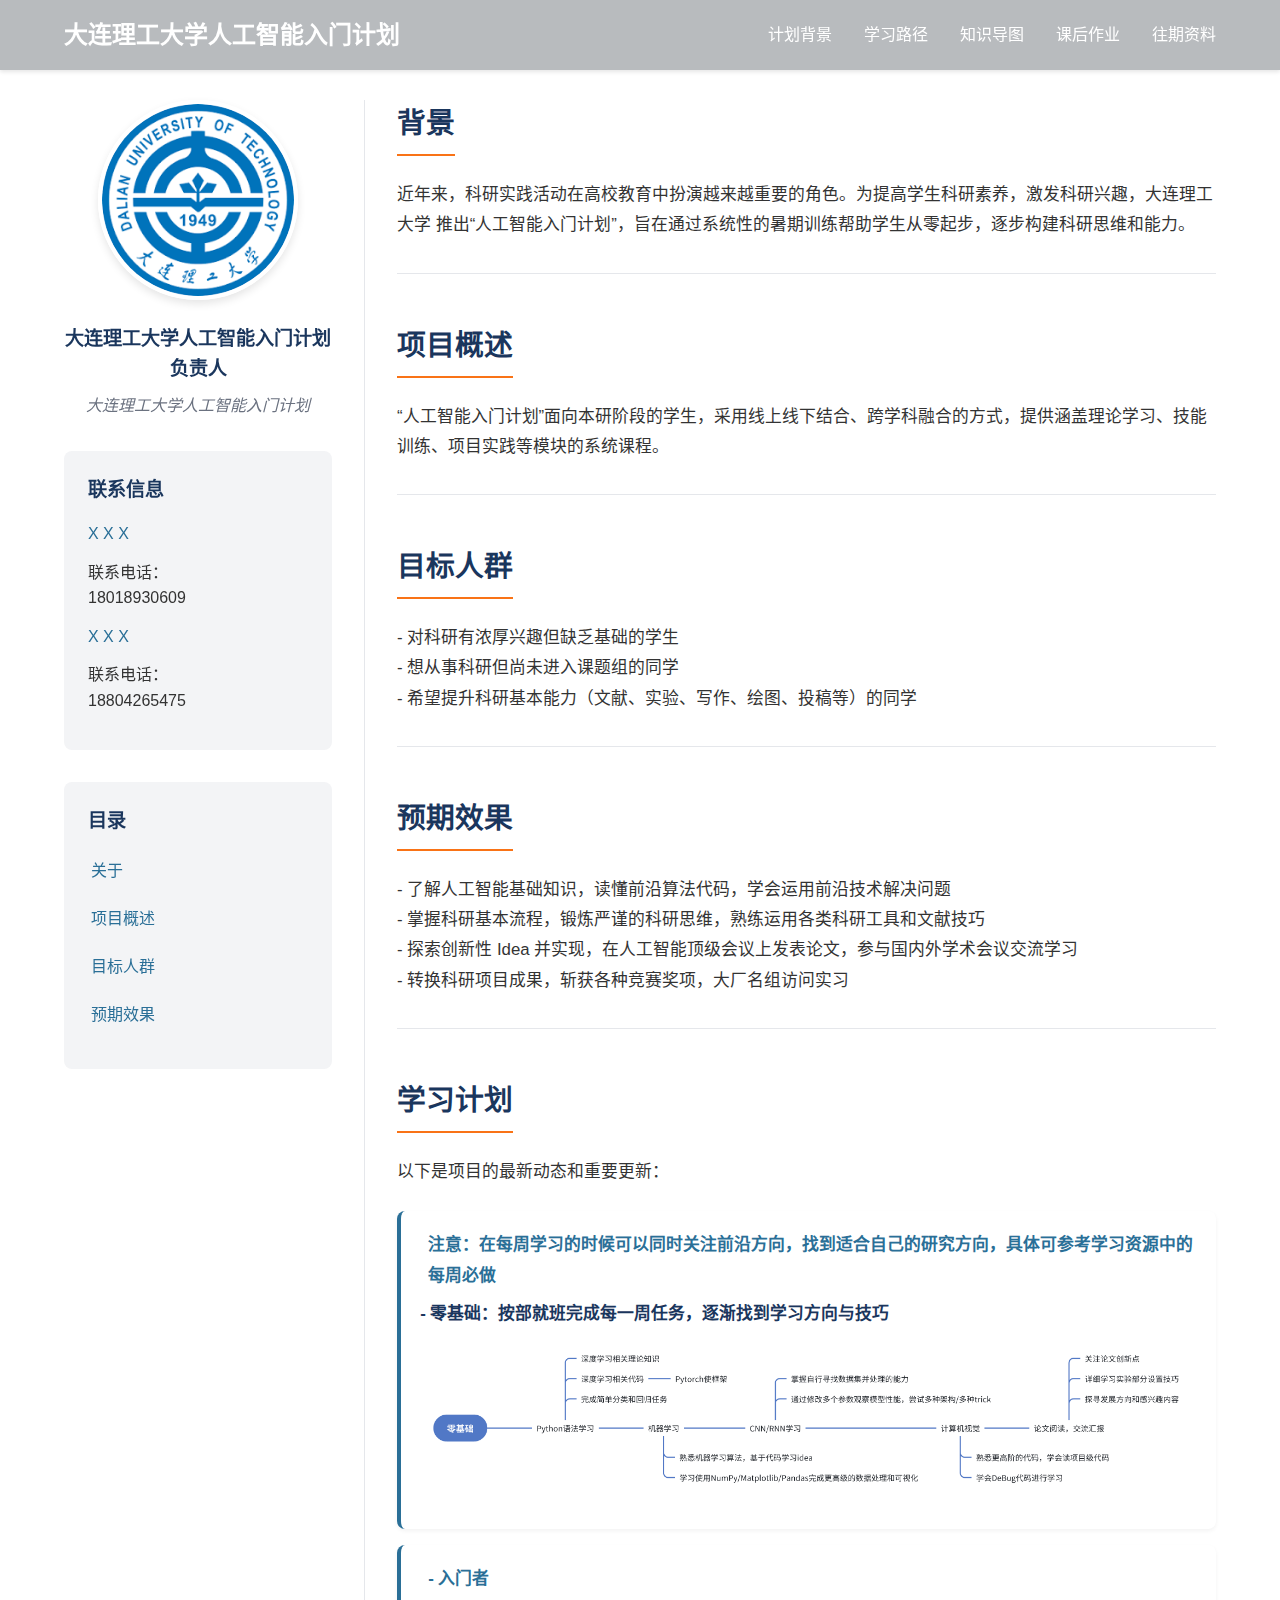
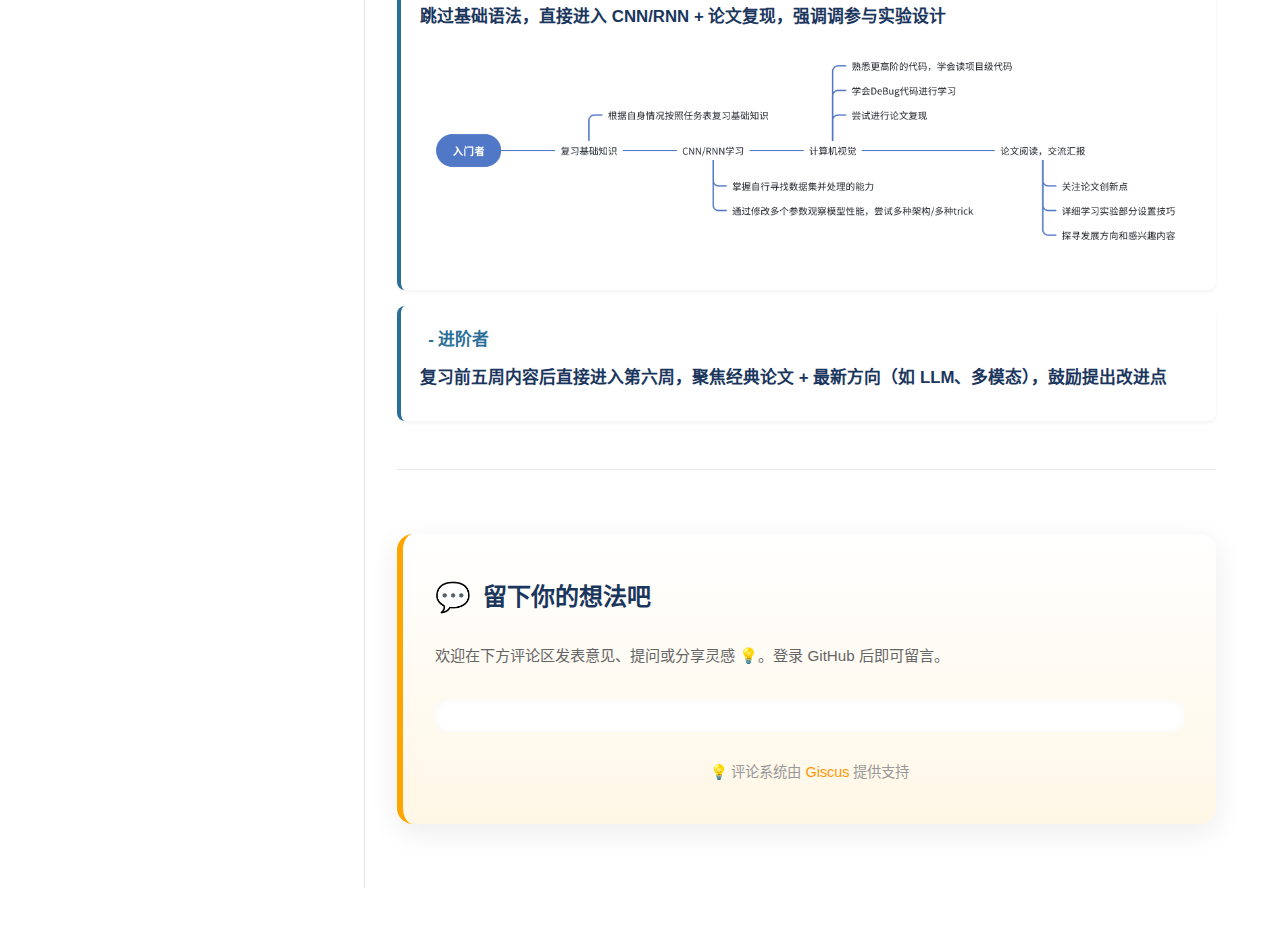
<file: index.html>
<!DOCTYPE html>
<html lang="zh-CN">

<head>
    <meta charset="UTF-8">
    <meta name="viewport" content="width=device-width, initial-scale=1.0">
    <title>科研启动计划 - 个人主页</title>
    <link rel="stylesheet" type="text/css" href="./css/index.css">
</head>
<script>
    // 内嵌JavaScript
    document.addEventListener('DOMContentLoaded', function () {
        // 导航栏滚动效果
        const navbar = document.getElementById('navbar');
        window.addEventListener('scroll', function () {
            if (window.scrollY > 50) {
                navbar.classList.add('navbar-scrolled');
            } else {
                navbar.classList.remove('navbar-scrolled');
            }
        });

        // 平滑滚动
        document.querySelectorAll('a[href^="#"]').forEach(anchor => {
            anchor.addEventListener('click', function (e) {
                e.preventDefault();
                const targetId = this.getAttribute('href');
                const targetElement = document.querySelector(targetId);
                if (targetElement) {
                    window.scrollTo({
                        top: targetElement.offsetTop - 70,
                        behavior: 'smooth'
                    });
                }
            });
        });

        // 目录导航激活状态
        const sections = document.querySelectorAll('section');
        const navLinks = document.querySelectorAll('.toc-link');

        window.addEventListener('scroll', function () {
            let current = '';

            sections.forEach(section => {
                const sectionTop = section.offsetTop;
                const sectionHeight = section.clientHeight;
                if (window.scrollY >= sectionTop - 100) {
                    current = section.getAttribute('id');
                }
            });

            navLinks.forEach(link => {
                link.classList.remove('active');
                if (link.getAttribute('href') === `#${current}`) {
                    link.classList.add('active');
                }
            });
        });

        // 新闻项展开/折叠功能
        const newsItems = document.querySelectorAll('.news-item');
        newsItems.forEach(item => {
            item.addEventListener('click', function () {
                this.classList.toggle('expanded');
                const content = this.querySelector('.news-content');
                if (this.classList.contains('expanded')) {
                    content.style.maxHeight = content.scrollHeight + 'px';
                } else {
                    content.style.maxHeight = '0';
                }
            });
        });

        // 移动端菜单切换
        const menuToggle = document.getElementById('menu-toggle');
        const mobileMenu = document.getElementById('mobile-menu');

        menuToggle.addEventListener('click', function () {
            mobileMenu.classList.toggle('hidden');
        });
    });


    // 课程总览，电子书


    document.addEventListener('DOMContentLoaded', function () {
        // 为所有课程项添加悬停效果
        const courseItems = document.querySelectorAll('.course-item');
        courseItems.forEach(item => {
            item.addEventListener('mouseenter', function () {
                this.style.backgroundColor = '#f5f9ff';
                this.style.borderRadius = '5px';
                this.style.transition = 'background-color 0.3s ease';
            });

            item.addEventListener('mouseleave', function () {
                this.style.backgroundColor = '';
            });

            // 点击课程项显示详细信息
            item.addEventListener('click', function () {
                const title = this.querySelector('.course-title').textContent;
                alert(`您点击了课程: ${title}\n\n详细信息加载中...`);
            });
        });

        // 为分类标题添加点击效果
        const categoryTitles = document.querySelectorAll('.category-title');
        categoryTitles.forEach(title => {
            title.addEventListener('click', function () {
                const courseList = this.nextElementSibling;
                const isVisible = courseList.style.display !== 'none';

                if (isVisible) {
                    courseList.style.display = 'none';
                } else {
                    courseList.style.display = 'block';
                }
            });
        });

        // 页面加载完成提示
        console.log('课程资源页面加载完成');
    });


    // 视频
    // 页面加载完成后执行
    document.addEventListener('DOMContentLoaded', function () {

        // 吴恩达课程视频功能
        const videoContainer1 = document.getElementById('videoContainer1');
        const videoOverlay1 = document.getElementById('videoOverlay1');
        const playButton1 = document.getElementById('playButton1');
        const playPauseBtn1 = document.getElementById('playPauseBtn1');
        const prevBtn1 = document.getElementById('prevBtn1');
        const nextBtn1 = document.getElementById('nextBtn1');
        const fullscreenBtn1 = document.getElementById('fullscreenBtn1');
        const targetVideoUrl1 = 'https://www.bilibili.com/video/BV1owrpYKEtP/?spm_id_from=888.80997.embed_other.whitelist&bvid=BV1owrpYKEtP&share_source=weixin';

        // 李宏毅课程视频功能
        const videoContainer2 = document.getElementById('videoContainer2');
        const videoOverlay2 = document.getElementById('videoOverlay2');
        const playButton2 = document.getElementById('playButton2');
        const playPauseBtn2 = document.getElementById('playPauseBtn2');
        const prevBtn2 = document.getElementById('prevBtn2');
        const nextBtn2 = document.getElementById('nextBtn2');
        const fullscreenBtn2 = document.getElementById('fullscreenBtn2');
        const targetVideoUrl2 = 'https://www.bilibili.com/video/BV1YsqSY8EiW/?spm_id_from=888.80997.embed_other.whitelist&bvid=BV1YsqSY8EiW&share_source=weixin';

        // 跳转函数
        function navigateToVideoPage(url) {
            window.open(url, '_blank');
        }

        // 吴恩达课程事件绑定
        videoContainer1.addEventListener('click', function (e) {
            if (!e.target.closest('.control-btn') && !e.target.closest('.time-display')) {
                navigateToVideoPage(targetVideoUrl1);
            }
        });

        playButton1.addEventListener('click', () => navigateToVideoPage(targetVideoUrl1));
        playPauseBtn1.addEventListener('click', () => navigateToVideoPage(targetVideoUrl1));

        prevBtn1.addEventListener('click', function () {
            alert('切换到上一个视频');
        });

        nextBtn1.addEventListener('click', function () {
            alert('切换到下一个视频');
        });

        fullscreenBtn1.addEventListener('click', function () {
            alert('全屏功能已禁用，点击视频区域直接跳转到B站播放');
        });

        // 李宏毅课程事件绑定
        videoContainer2.addEventListener('click', function (e) {
            if (!e.target.closest('.control-btn') && !e.target.closest('.time-display')) {
                navigateToVideoPage(targetVideoUrl2);
            }
        });

        playButton2.addEventListener('click', () => navigateToVideoPage(targetVideoUrl2));
        playPauseBtn2.addEventListener('click', () => navigateToVideoPage(targetVideoUrl2));

        prevBtn2.addEventListener('click', function () {
            alert('切换到上一个视频');
        });

        nextBtn2.addEventListener('click', function () {
            alert('切换到下一个视频');
        });

        fullscreenBtn2.addEventListener('click', function () {
            alert('全屏功能已禁用，点击视频区域直接跳转到B站播放');
        });

        // 视频信息区域交互
        const actionButtons = document.querySelectorAll('.action-btn');

        actionButtons.forEach(button => {
            button.addEventListener('click', function () {
                const buttonText = this.textContent.trim();
                alert(`您点击了: ${buttonText}`);
            });
        });
    });

    // 视频播放器交互功能
    document.addEventListener('DOMContentLoaded', function () {
        // 视频跳转链接
        const videoUrl = 'https://www.bilibili.com/video/BV1hE411t7RN/?spm_id_from=888.80997.embed_other.whitelist&bvid=BV1hE411t7RN&share_source=weixin';

        // 播放/暂停按钮功能 - 点击跳转到视频链接
        const playButton = document.querySelector('.A-play-btn');
        const videoContainer = document.getElementById('A-video-container');
        const videoPlaceholder = document.getElementById('A-video-placeholder');

        playButton.addEventListener('click', function () {
            window.open(videoUrl, '_blank');
        });

        // 视频区域点击跳转到视频链接
        videoContainer.addEventListener('click', function (e) {
            // 如果点击的是播放按钮或视频占位符，跳转到视频链接
            if (e.target === videoContainer || e.target === videoPlaceholder ||
                e.target.parentNode === videoPlaceholder) {
                window.open(videoUrl, '_blank');
            }
        });

        // 添加鼠标悬停效果
        videoContainer.style.cursor = 'pointer';
        videoPlaceholder.style.cursor = 'pointer';

        // 进度条功能
        const progressContainer = document.querySelector('.A-progress-container');
        const progressBar = document.querySelector('.A-progress-bar');
        const timeDisplay = document.querySelector('.A-time-display');

        progressContainer.addEventListener('click', function (e) {
            const rect = progressContainer.getBoundingClientRect();
            const position = (e.clientX - rect.left) / rect.width;
            const percentage = Math.max(0, Math.min(1, position));

            progressBar.style.width = `${percentage * 100}%`;

            // 更新时间显示
            const totalSeconds = 14 * 60 + 26; // 14:26
            const currentSeconds = Math.floor(totalSeconds * percentage);
            const currentMinutes = Math.floor(currentSeconds / 60);
            const currentSecs = currentSeconds % 60;

            timeDisplay.textContent = `${currentMinutes.toString().padStart(2, '0')}:${currentSecs.toString().padStart(2, '0')} / 14:26`;
        });

        // 点赞按钮功能
        const likeButton = document.querySelector('.A-action-btn:first-child');
        let liked = false;
        let likeCount = 127000;

        likeButton.addEventListener('click', function () {
            if (liked) {
                likeCount -= 1;
                likeButton.innerHTML = '<i>👍</i> ' + formatNumber(likeCount);
                likeButton.style.color = '#666';
            } else {
                likeCount += 1;
                likeButton.innerHTML = '<i>👍</i> ' + formatNumber(likeCount);
                likeButton.style.color = '#ff4500';
            }
            liked = !liked;
        });

        // 收藏按钮功能
        const favoriteButton = document.querySelector('.A-action-btn:nth-child(2)');
        let favorited = false;

        favoriteButton.addEventListener('click', function () {
            if (favorited) {
                favoriteButton.innerHTML = '<i>⭐</i> 收藏';
                favoriteButton.style.color = '#666';
            } else {
                favoriteButton.innerHTML = '<i>⭐</i> 已收藏';
                favoriteButton.style.color = '#ffd700';
            }
            favorited = !favorited;
        });

        // 分享按钮功能
        const shareButton = document.querySelector('.A-action-btn:nth-child(3)');

        shareButton.addEventListener('click', function () {
            const shareText = 'PyTorch深度学习快速入门教程（绝对通俗易懂）';
            const shareUrl = window.location.href;

            // 尝试使用Web Share API
            if (navigator.share) {
                navigator.share({
                    title: shareText,
                    text: shareText,
                    url: shareUrl
                }).catch(err => {
                    console.log('分享失败:', err);
                    copyToClipboard(shareUrl);
                });
            } else {
                copyToClipboard(shareUrl);
            }
        });

        // 格式化数字（如12.7万）
        function formatNumber(num) {
            if (num >= 10000) {
                return (num / 10000).toFixed(1) + '万';
            }
            return num.toString();
        }

        // 复制链接到剪贴板
        function copyToClipboard(text) {
            const textarea = document.createElement('textarea');
            textarea.value = text;
            document.body.appendChild(textarea);
            textarea.select();
            document.execCommand('copy');
            document.body.removeChild(textarea);
            alert('视频链接已复制到剪贴板！');
        }
    });

    // 图片点击跳转功能
    document.addEventListener('DOMContentLoaded', function () {
        const clickableImage = document.getElementById('A-clickable-image');

        // 设置跳转链接
        const targetUrl = 'https://www.example.com/meeting-details'; // 可以替换为实际的跳转链接

        // 添加点击事件
        clickableImage.addEventListener('click', function () {
            // 在新窗口中打开链接
            window.open(targetUrl, '_blank');

            // 或者在当前窗口中打开链接
            // window.location.href = targetUrl;
        });

        // 添加图片加载失败的处理
        const image = clickableImage.querySelector('img');
        image.addEventListener('error', function () {
            // 如果图片加载失败，显示一个占位符
            this.src = '[data-uri]';
            this.alt = '图片加载失败';
        });

        // 添加图片加载完成的动画效果
        image.addEventListener('load', function () {
            this.style.opacity = '0';
            let opacity = 0;
            const fadeIn = setInterval(() => {
                if (opacity >= 1) {
                    clearInterval(fadeIn);
                }
                this.style.opacity = opacity;
                opacity += 0.1;
            }, 30);
        });
    });

    // 卡片点击跳转功能
    document.addEventListener('DOMContentLoaded', function () {
        // 获取所有卡片元素
        const cards = document.querySelectorAll('.A-card');

        // 为每个卡片添加点击事件
        cards.forEach(card => {
            card.addEventListener('click', function () {
                // 获取卡片的目标链接
                const targetUrl = this.getAttribute('data-url');

                // 如果链接存在，在新窗口中打开
                if (targetUrl) {
                    window.open(targetUrl, '_blank');
                }
            });

            // 添加鼠标悬停效果
            card.addEventListener('mouseenter', function () {
                this.style.transform = 'translateY(-5px)';
                this.style.boxShadow = '0 8px 16px rgba(0, 0, 0, 0.2)';
            });

            card.addEventListener('mouseleave', function () {
                this.style.transform = 'translateY(0)';
                this.style.boxShadow = '0 4px 12px rgba(0, 0, 0, 0.15)';
            });
        });

        // 添加页面加载动画
        document.body.style.opacity = '0';
        let opacity = 0;
        const fadeIn = setInterval(() => {
            if (opacity >= 1) {
                clearInterval(fadeIn);
            }
            document.body.style.opacity = opacity;
            opacity += 0.1;
        }, 30);
    });

    // PDF卡片点击跳转功能
    document.addEventListener('DOMContentLoaded', function () {
        // 获取所有PDF卡片
        const pdfCards = document.querySelectorAll('.A-pdf-card');

        // 设置PDF文件链接
        const pdfUrls = [
            'https://example.com/pdf1.pdf',  // 替换为实际的PDF链接
            'https://example.com/pdf2.pdf',  // 替换为实际的PDF链接
            'https://example.com/pdf3.pdf'   // 替换为实际的PDF链接
        ];

        // 为每个PDF卡片添加点击事件
        pdfCards.forEach((card, index) => {
            card.addEventListener('click', function () {
                // 在新窗口中打开PDF文件
                window.open(pdfUrls[index], '_blank');

                // 添加点击效果
                this.style.transform = 'scale(0.98)';
                setTimeout(() => {
                    this.style.transform = 'translateY(-5px)';
                }, 100);
            });

            // 添加鼠标悬停效果
            card.addEventListener('mouseenter', function () {
                this.style.transform = 'translateY(-5px)';
            });

            card.addEventListener('mouseleave', function () {
                this.style.transform = 'translateY(0)';
            });
        });

        // 论文标签点击功能
        const paperTags = document.querySelectorAll('.A-paper-tag');
        paperTags.forEach(tag => {
            tag.addEventListener('click', function () {
                alert(`您点击了论文: ${this.textContent}\n相关资源正在整理中，敬请期待！`);
            });
        });
    });
    // 论文列表交互功能
    document.addEventListener('DOMContentLoaded', function () {
        // 获取所有查看详情按钮
        const viewButtons = document.querySelectorAll('.A-view-button');

        // 为每个按钮添加点击事件
        viewButtons.forEach((button, index) => {
            button.addEventListener('click', function () {
                // 获取对应的论文项
                const paperItem = this.closest('.A-paper-item');
                const paperTitle = paperItem.querySelector('.A-paper-title').textContent;
                const paperNumber = index + 1;

                // 显示论文详情（这里只是模拟，实际应用中可以打开模态框或跳转到详情页）
                alert(`您正在查看第${paperNumber}篇论文: ${paperTitle}\n\n详情页面正在开发中，敬请期待！`);
            });
        });

        // 添加论文项悬停效果
        const paperItems = document.querySelectorAll('.A-paper-item');
        paperItems.forEach(item => {
            item.addEventListener('mouseenter', function () {
                this.style.backgroundColor = '#f9f9f9';
            });

            item.addEventListener('mouseleave', function () {
                this.style.backgroundColor = '';
            });
        });

        // PDF链接点击统计（模拟）
        const pdfLinks = document.querySelectorAll('.A-pdf-link');
        pdfLinks.forEach(link => {
            link.addEventListener('click', function (e) {
                const pdfName = this.textContent.trim();
                console.log(`用户点击了PDF链接: ${pdfName}`);
                // 实际应用中可以添加数据统计代码
            });
        });

        // 添加回到顶部按钮功能
        const backToTopButton = document.createElement('button');
        backToTopButton.textContent = '回到顶部';
        backToTopButton.style.position = 'fixed';
        backToTopButton.style.bottom = '20px';
        backToTopButton.style.right = '20px';
        backToTopButton.style.padding = '8px 16px';
        backToTopButton.style.backgroundColor = '#3498db';
        backToTopButton.style.color = 'white';
        backToTopButton.style.border = 'none';
        backToTopButton.style.borderRadius = '4px';
        backToTopButton.style.cursor = 'pointer';
        backToTopButton.style.display = 'none';
        backToTopButton.style.zIndex = '1000';

        document.body.appendChild(backToTopButton);

        // 滚动事件监听
        window.addEventListener('scroll', function () {
            if (window.pageYOffset > 300) {
                backToTopButton.style.display = 'block';
            } else {
                backToTopButton.style.display = 'none';
            }
        });

        // 回到顶部功能
        backToTopButton.addEventListener('click', function () {
            window.scrollTo({
                top: 0,
                behavior: 'smooth'
            });
        });
    });


    // 交互功能
    document.addEventListener('DOMContentLoaded', function () {
        // 获取所有链接项
        const linkItems = document.querySelectorAll('.A-link-item');

        // 为每个链接项添加点击事件
        linkItems.forEach(item => {
            item.addEventListener('click', function (e) {
                // 如果点击的是链接，让浏览器默认处理
                if (e.target.tagName === 'A' || e.target.tagName === 'P') {
                    return;
                }

                // 否则点击整个卡片也可以跳转
                const link = this.querySelector('.A-link');
                if (link) {
                    window.open(link.href, '_blank');
                }
            });

            // 添加鼠标悬停效果
            item.addEventListener('mouseenter', function () {
                this.style.transform = 'translateX(3px)';
                this.style.boxShadow = '0 2px 8px rgba(0, 0, 0, 0.08)';
            });

            item.addEventListener('mouseleave', function () {
                this.style.transform = 'translateX(0)';
                this.style.boxShadow = 'none';
            });
        });

        // 添加链接点击统计（模拟）
        const links = document.querySelectorAll('.A-link');
        links.forEach(link => {
            link.addEventListener('click', function () {
                const linkUrl = this.href;
                console.log(`用户点击了链接: ${linkUrl}`);
                // 实际应用中可以添加数据统计代码
            });
        });

        // 添加任务项动画效果
        const taskItems = document.querySelectorAll('.A-task-item');
        taskItems.forEach((item, index) => {
            // 初始隐藏
            item.style.opacity = '0';
            item.style.transform = 'translateY(20px)';
            item.style.transition = 'opacity 0.5s ease, transform 0.5s ease';

            // 延迟显示，创建滚动动画效果
            setTimeout(() => {
                item.style.opacity = '1';
                item.style.transform = 'translateY(0)';
            }, 100 * index);
        });

        // 添加回到顶部按钮功能
        const backToTopButton = document.createElement('button');
        backToTopButton.textContent = '回到顶部';
        backToTopButton.style.position = 'fixed';
        backToTopButton.style.bottom = '20px';
        backToTopButton.style.right = '20px';
        backToTopButton.style.padding = '8px 16px';
        backToTopButton.style.backgroundColor = '#4ecdc4';
        backToTopButton.style.color = 'white';
        backToTopButton.style.border = 'none';
        backToTopButton.style.borderRadius = '4px';
        backToTopButton.style.cursor = 'pointer';
        backToTopButton.style.display = 'none';
        backToTopButton.style.zIndex = '1000';
        backToTopButton.style.transition = 'background-color 0.2s ease';

        backToTopButton.addEventListener('mouseenter', function () {
            this.style.backgroundColor = '#3dbbba';
        });

        backToTopButton.addEventListener('mouseleave', function () {
            this.style.backgroundColor = '#4ecdc4';
        });

        document.body.appendChild(backToTopButton);

        // 滚动事件监听
        window.addEventListener('scroll', function () {
            if (window.pageYOffset > 300) {
                backToTopButton.style.display = 'block';
            } else {
                backToTopButton.style.display = 'none';
            }
        });

        // 回到顶部功能
        backToTopButton.addEventListener('click', function () {
            window.scrollTo({
                top: 0,
                behavior: 'smooth'
            });
        });
    });

    // 交互功能
    document.addEventListener('DOMContentLoaded', function () {
        // 添加表格行悬停效果
        const tableRows = document.querySelectorAll('.A-table tr');
        tableRows.forEach(row => {
            row.addEventListener('mouseenter', function () {
                this.style.transform = 'translateX(3px)';
                this.style.transition = 'transform 0.2s ease';
            });

            row.addEventListener('mouseleave', function () {
                this.style.transform = 'translateX(0)';
            });
        });

        // 添加任务项点击效果
        const taskItems = document.querySelectorAll('.A-task-item');
        taskItems.forEach(item => {
            item.addEventListener('click', function () {
                // 创建任务详情模态框
                const modal = document.createElement('div');
                modal.style.position = 'fixed';
                modal.style.top = '0';
                modal.style.left = '0';
                modal.style.width = '100%';
                modal.style.height = '100%';
                modal.style.backgroundColor = 'rgba(0, 0, 0, 0.5)';
                modal.style.display = 'flex';
                modal.style.alignItems = 'center';
                modal.style.justifyContent = 'center';
                modal.style.zIndex = '1000';

                // 模态框内容
                const modalContent = document.createElement('div');
                modalContent.style.backgroundColor = 'white';
                modalContent.style.padding = '20px';
                modalContent.style.borderRadius = '8px';
                modalContent.style.maxWidth = '500px';
                modalContent.style.width = '90%';

                // 模态框标题
                const modalTitle = document.createElement('h3');
                modalTitle.style.fontSize = '18px';
                modalTitle.style.marginBottom = '16px';
                modalTitle.style.color = '#333';
                modalTitle.textContent = this.textContent.trim();

                // 模态框内容
                const modalBody = document.createElement('div');
                modalBody.style.fontSize = '14px';
                modalBody.style.color = '#666';
                modalBody.style.lineHeight = '1.6';

                // 根据任务类型显示不同内容
                if (this.classList.contains('mandatory')) {
                    modalBody.innerHTML = `
                            <p>这是一项必做任务，需要认真完成。</p>
                            <p>建议完成时间：3-4天</p>
                            <p>学习资源：</p>
                            <ul style="padding-left: 20px; margin-top: 8px;">
                                <li>Python官方文档</li>
                                <li>NumPy教程</li>
                                <li>线性代数基础课程</li>
                            </ul>
                        `;
                } else if (this.classList.contains('optional')) {
                    modalBody.innerHTML = `
                            <p>这是一项选做任务，可根据个人时间和兴趣选择完成。</p>
                            <p>建议完成时间：2-3天</p>
                            <p>学习资源：</p>
                            <ul style="padding-left: 20px; margin-top: 8px;">
                                <li>Scikit-learn文档</li>
                                <li>机器学习实战</li>
                            </ul>
                        `;
                }

                // 关闭按钮
                const closeButton = document.createElement('button');
                closeButton.textContent = '关闭';
                closeButton.style.marginTop = '20px';
                closeButton.style.padding = '8px 16px';
                closeButton.style.backgroundColor = '#ff6b6b';
                closeButton.style.color = 'white';
                closeButton.style.border = 'none';
                closeButton.style.borderRadius = '4px';
                closeButton.style.cursor = 'pointer';
                closeButton.style.transition = 'background-color 0.2s ease';

                closeButton.addEventListener('mouseenter', function () {
                    this.style.backgroundColor = '#ff4757';
                });

                closeButton.addEventListener('mouseleave', function () {
                    this.style.backgroundColor = '#ff6b6b';
                });

                closeButton.addEventListener('click', function () {
                    document.body.removeChild(modal);
                });

                // 组装模态框
                modalContent.appendChild(modalTitle);
                modalContent.appendChild(modalBody);
                modalContent.appendChild(closeButton);
                modal.appendChild(modalContent);

                // 添加到页面
                document.body.appendChild(modal);

                // 点击模态框外部关闭
                modal.addEventListener('click', function (e) {
                    if (e.target === modal) {
                        document.body.removeChild(modal);
                    }
                });
            });

            // 添加鼠标悬停效果
            item.addEventListener('mouseenter', function () {
                this.style.backgroundColor = '#f9f9f9';
                this.style.padding = '8px 24px';
                this.style.borderRadius = '4px';
                this.style.cursor = 'pointer';
            });

            item.addEventListener('mouseleave', function () {
                this.style.backgroundColor = 'transparent';
                this.style.padding = '0 24px';
            });
        });

        // 添加回到顶部按钮功能
        const backToTopButton = document.createElement('button');
        backToTopButton.textContent = '回到顶部';
        backToTopButton.style.position = 'fixed';
        backToTopButton.style.bottom = '20px';
        backToTopButton.style.right = '20px';
        backToTopButton.style.padding = '8px 16px';
        backToTopButton.style.backgroundColor = '#ff6b6b';
        backToTopButton.style.color = 'white';
        backToTopButton.style.border = 'none';
        backToTopButton.style.borderRadius = '4px';
        backToTopButton.style.cursor = 'pointer';
        backToTopButton.style.display = 'none';
        backToTopButton.style.zIndex = '1000';
        backToTopButton.style.transition = 'background-color 0.2s ease';

        backToTopButton.addEventListener('mouseenter', function () {
            this.style.backgroundColor = '#ff4757';
        });

        backToTopButton.addEventListener('mouseleave', function () {
            this.style.backgroundColor = '#ff6b6b';
        });

        document.body.appendChild(backToTopButton);

        // 滚动事件监听
        window.addEventListener('scroll', function () {
            if (window.pageYOffset > 300) {
                backToTopButton.style.display = 'block';
            } else {
                backToTopButton.style.display = 'none';
            }
        });

        // 回到顶部功能
        backToTopButton.addEventListener('click', function () {
            window.scrollTo({
                top: 0,
                behavior: 'smooth'
            });
        });
    });

    document.addEventListener('DOMContentLoaded', function () {
        // 添加问题项交互效果
        const questionItems = document.querySelectorAll('.B-question-item');
        questionItems.forEach((item, index) => {
            // 初始隐藏
            item.style.opacity = '0';
            item.style.transform = 'translateY(20px)';
            item.style.transition = 'opacity 0.5s ease, transform 0.5s ease';

            // 延迟显示，创建滚动动画效果
            setTimeout(() => {
                item.style.opacity = '1';
                item.style.transform = 'translateY(0)';
            }, 100 * index);
        });

        // 添加问题项点击效果
        questionItems.forEach(item => {
            item.addEventListener('click', function () {
                // 创建问题详情模态框
                const modal = document.createElement('div');
                modal.style.position = 'fixed';
                modal.style.top = '0';
                modal.style.left = '0';
                modal.style.width = '100%';
                modal.style.height = '100%';
                modal.style.backgroundColor = 'rgba(0, 0, 0, 0.5)';
                modal.style.display = 'flex';
                modal.style.alignItems = 'center';
                modal.style.justifyContent = 'center';
                modal.style.zIndex = '1000';

                // 模态框内容
                const modalContent = document.createElement('div');
                modalContent.style.backgroundColor = 'white';
                modalContent.style.padding = '24px';
                modalContent.style.borderRadius = '8px';
                modalContent.style.maxWidth = '600px';
                modalContent.style.width = '90%';
                modalContent.style.maxHeight = '80vh';
                modalContent.style.overflowY = 'auto';

                // 模态框标题
                const modalTitle = document.createElement('h3');
                modalTitle.style.fontSize = '20px';
                modalTitle.style.marginBottom = '16px';
                modalTitle.style.color = '#333';
                modalTitle.style.paddingBottom = '12px';
                modalTitle.style.borderBottom = '1px solid #eee';
                modalTitle.textContent = this.textContent.trim();

                // 模态框内容（示例解答）
                const modalBody = document.createElement('div');
                modalBody.style.fontSize = '16px';
                modalBody.style.color = '#666';
                modalBody.style.lineHeight = '1.8';

                // 根据问题编号显示不同的解答内容
                const questionNumber = this.getAttribute('data-number');
                let answerContent = '';

                switch (questionNumber) {
                    case '1':
                        answerContent = `
                                <p class="mb-4"><strong>数据标准化的常见方式：</strong></p>
                                <ul class="list-disc pl-6 mb-4">
                                    <li>Min-Max标准化：将数据缩放到[0,1]区间</li>
                                    <li>Z-score标准化：将数据转换为均值为0，标准差为1的分布</li>
                                    <li>小数定标标准化：通过移动小数点位置进行标准化</li>
                                    <li>均值归一化：将数据缩放到[-1,1]区间</li>
                                </ul>
                                <p class="mb-4"><strong>Z-score为什么不能标准化：</strong></p>
                                <p class="mb-4">Z-score标准化假设数据服从正态分布，并且会改变数据的原始分布形状。对于某些算法（如决策树），标准化可能没有必要，甚至会影响模型性能。</p>
                                <p><strong>等比例标准化的影响：</strong></p>
                                <p>等比例标准化会保持数据的原始分布比例，但可能无法消除不同特征之间的量纲影响，对于对特征量级敏感的算法（如SVM、神经网络）可能效果不佳。</p>
                            `;
                        break;
                    case '2':
                        answerContent = `
                                <p class="mb-4"><strong>分类任务的原理：</strong></p>
                                <ul class="list-disc pl-6 mb-4">
                                    <li>二分类：将数据分为两个类别，如垃圾邮件识别</li>
                                    <li>多分类：将数据分为三个或更多类别，如手写数字识别</li>
                                    <li>多标签分类：每个样本可以属于多个类别，如图片标注</li>
                                </ul>
                                <p class="mb-4"><strong>常用损失函数：</strong></p>
                                <ul class="list-disc pl-6">
                                    <li>二分类：交叉熵损失、铰链损失</li>
                                    <li>多分类：多类交叉熵损失、KL散度</li>
                                    <li>多标签分类：二元交叉熵损失、Dice损失</li>
                                </ul>
                            `;
                        break;
                    default:
                        answerContent = `
                                <p class="mb-4">这是问题 ${questionNumber} 的详细解答内容。</p>
                                <p class="mb-4">在实际应用中，这个问题涉及到深度学习和机器学习中的重要概念。</p>
                                <p>建议结合具体的代码实现和实验结果来深入理解这个问题。</p>
                            `;
                }

                modalBody.innerHTML = answerContent;

                // 关闭按钮
                const closeButton = document.createElement('button');
                closeButton.textContent = '关闭';
                closeButton.style.marginTop = '24px';
                closeButton.style.padding = '10px 20px';
                closeButton.style.backgroundColor = '#0077cc';
                closeButton.style.color = 'white';
                closeButton.style.border = 'none';
                closeButton.style.borderRadius = '4px';
                closeButton.style.cursor = 'pointer';
                closeButton.style.transition = 'background-color 0.2s ease';
                closeButton.style.width = '100%';
                closeButton.style.fontSize = '16px';

                closeButton.addEventListener('mouseenter', function () {
                    this.style.backgroundColor = '#0066b3';
                });

                closeButton.addEventListener('mouseleave', function () {
                    this.style.backgroundColor = '#0077cc';
                });

                closeButton.addEventListener('click', function () {
                    document.body.removeChild(modal);
                });

                // 组装模态框
                modalContent.appendChild(modalTitle);
                modalContent.appendChild(modalBody);
                modalContent.appendChild(closeButton);
                modal.appendChild(modalContent);

                // 添加到页面
                document.body.appendChild(modal);

                // 点击模态框外部关闭
                modal.addEventListener('click', function (e) {
                    if (e.target === modal) {
                        document.body.removeChild(modal);
                    }
                });
            });

            // 添加鼠标悬停效果
            item.addEventListener('mouseenter', function () {
                this.style.backgroundColor = '#f0f7ff';
                this.style.cursor = 'pointer';
            });

            item.addEventListener('mouseleave', function () {
                this.style.backgroundColor = 'transparent';
            });
        });

        // 添加回到顶部按钮功能
        const backToTopButton = document.createElement('button');
        backToTopButton.textContent = '回到顶部';
        backToTopButton.style.position = 'fixed';
        backToTopButton.style.bottom = '20px';
        backToTopButton.style.right = '20px';
        backToTopButton.style.padding = '10px 16px';
        backToTopButton.style.backgroundColor = '#0077cc';
        backToTopButton.style.color = 'white';
        backToTopButton.style.border = 'none';
        backToTopButton.style.borderRadius = '4px';
        backToTopButton.style.cursor = 'pointer';
        backToTopButton.style.display = 'none';
        backToTopButton.style.zIndex = '1000';
        backToTopButton.style.transition = 'background-color 0.2s ease';

        backToTopButton.addEventListener('mouseenter', function () {
            this.style.backgroundColor = '#0066b3';
        });

        backToTopButton.addEventListener('mouseleave', function () {
            this.style.backgroundColor = '#0077cc';
        });

        document.body.appendChild(backToTopButton);

        // 滚动事件监听
        window.addEventListener('scroll', function () {
            if (window.pageYOffset > 300) {
                backToTopButton.style.display = 'block';
            } else {
                backToTopButton.style.display = 'none';
            }
        });

        // 回到顶部功能
        backToTopButton.addEventListener('click', function () {
            window.scrollTo({
                top: 0,
                behavior: 'smooth'
            });
        });
    });

    document.addEventListener('DOMContentLoaded', function () {
        // 获取点击区域元素
        const clickableArea = document.getElementById('C-clickableArea');
        const bottomLink = document.getElementById('C-bottomLink');

        // 设置跳转链接
        const targetUrl = 'https://example.com/report-details'; // 替换为实际链接

        // 点击区域点击事件
        clickableArea.addEventListener('click', function () {
            window.open(targetUrl, '_blank');
            console.log('跳转到汇报详情页面');
        });

        // 底部链接点击事件
        bottomLink.addEventListener('click', function () {
            window.open('https://example.com/download/ppt', '_blank'); // 替换为实际PPT下载链接
            console.log('下载PPT文件');
        });

        // 添加元素动画效果
        const animateElements = () => {
            const elements = [
                document.querySelector('.C-university-logo'),
                document.querySelector('.C-header'),
                document.querySelector('.C-report-info'),
                document.querySelector('.C-week-two-section')
            ];

            elements.forEach((el, index) => {
                el.style.opacity = '0';
                el.style.transform = 'translateY(20px)';
                el.style.transition = 'opacity 0.5s ease, transform 0.5s ease';

                setTimeout(() => {
                    el.style.opacity = '1';
                    el.style.transform = 'translateY(0)';
                }, 200 * index);
            });
        };

        // 执行动画
        animateElements();

        // 添加任务项交互效果
        const taskItems = document.querySelectorAll('.C-task-item');
        taskItems.forEach(item => {
            item.addEventListener('mouseenter', function () {
                this.style.backgroundColor = '#f0f7ff';
                this.style.padding = '8px 24px';
                this.style.borderRadius = '4px';
                this.style.cursor = 'pointer';
            });

            item.addEventListener('mouseleave', function () {
                this.style.backgroundColor = 'transparent';
                this.style.padding = '0 24px';
            });

            item.addEventListener('click', function () {
                alert(`任务: ${this.textContent.trim()}\n\n点击查看该任务的详细说明和代码实现`);
            });
        });

        // 添加学校标志点击效果
        const logo = document.querySelector('.C-logo-image');
        logo.addEventListener('click', function () {
            window.open('https://www.dlut.edu.cn', '_blank');
        });

        // 添加键盘导航支持
        document.addEventListener('keydown', function (e) {
            // 空格键或回车键触发点击
            if (e.code === 'Space' || e.code === 'Enter') {
                e.preventDefault();
                clickableArea.click();
            }

            // 右箭头键也可以触发点击
            if (e.code === 'ArrowRight') {
                e.preventDefault();
                clickableArea.click();
            }
        });

        // 添加焦点样式
        clickableArea.setAttribute('tabindex', '0');
        clickableArea.style.outline = 'none';

        clickableArea.addEventListener('focus', function () {
            this.style.boxShadow = '0 0 0 2px rgba(0, 119, 204, 0.5)';
        });

        clickableArea.addEventListener('blur', function () {
            this.style.boxShadow = 'none';
        });
    });
</script>
<style>
    /* 内嵌CSS */
    :root {
        --primary-color: #1a365d;
        --secondary-color: #2a6f97;
        --accent-color: #f97316;
        --text-color: #333333;
        --light-gray: #f3f4f6;
        --medium-gray: #e5e7eb;
        --dark-gray: #6b7280;
    }

    * {
        margin: 0;
        padding: 0;
        box-sizing: border-box;
        font-family: 'Segoe UI', Tahoma, Geneva, Verdana, sans-serif;
    }

    body {
        color: var(--text-color);
        line-height: 1.6;
        background-color: #ffffff;
    }

    /* 导航栏样式 */
    .navbar {
        background-color: #b8bbbe;
        color: white;
        padding: 1rem 0;
        position: fixed;
        width: 100%;
        top: 0;
        z-index: 1000;
        transition: all 0.3s ease;
        box-shadow: 0 2px 4px rgba(0, 0, 0, 0.1);
    }

    .navbar-scrolled {
        background-color: rgba(128, 129, 131, 0.95);
        padding: 0.8rem 0;
    }

    .container {
        max-width: 1200px;
        margin: 0 auto;
        padding: 0 1.5rem;
    }

    .navbar-content {
        display: flex;
        justify-content: space-between;
        align-items: center;
    }

    .logo {
        font-size: 1.5rem;
        font-weight: bold;
        color: white;
        text-decoration: none;
    }

    .nav-links {
        display: flex;
        list-style: none;
    }

    .nav-links li {
        margin-left: 2rem;
    }

    .nav-links a {
        color: white;
        text-decoration: none;
        font-weight: 500;
        transition: color 0.3s ease;
    }

    .nav-links a:hover {
        color: var(--accent-color);
    }

    .menu-toggle {
        display: none;
        color: white;
        font-size: 1.5rem;
        cursor: pointer;
    }

    /* 移动端菜单 */
    .mobile-menu {
        display: none;
        position: absolute;
        top: 100%;
        left: 0;
        width: 100%;
        background-color: var(--primary-color);
        box-shadow: 0 4px 6px rgba(0, 0, 0, 0.1);
    }

    .mobile-menu.active {
        display: block;
    }

    .mobile-menu li {
        padding: 1rem 1.5rem;
        border-bottom: 1px solid rgba(255, 255, 255, 0.1);
    }

    .mobile-menu a {
        color: white;
        text-decoration: none;
        display: block;
    }

    /* 主要内容区域 */
    .main-content {
        display: flex;
        margin-top: 100px;
        margin-bottom: 50px;
    }

    /* 侧边栏样式 */
    .sidebar {
        width: 300px;
        padding-right: 2rem;
        position: sticky;
        top: 100px;
        align-self: flex-start;
    }

    .profile {
        text-align: center;
        margin-bottom: 2rem;
    }

    .profile-image {
        width: 200px;
        height: 200px;
        border-radius: 50%;
        object-fit: cover;
        margin-bottom: 1rem;
        border: 4px solid white;
        box-shadow: 0 4px 8px rgba(0, 0, 0, 0.1);
    }

    .profile-name {
        font-size: 1.2rem;
        font-weight: bold;
        margin-bottom: 0.5rem;
        color: var(--primary-color);
    }

    .profile-title {
        color: var(--dark-gray);
        font-style: italic;
        margin-bottom: 1rem;
    }

    .contact-info {
        text-align: left;
        background-color: var(--light-gray);
        padding: 1.5rem;
        border-radius: 8px;
        margin-bottom: 2rem;
    }

    .contact-info h3 {
        font-size: 1.2rem;
        margin-bottom: 1rem;
        color: var(--primary-color);
    }

    .contact-item {
        display: flex;
        align-items: center;
        margin-bottom: 0.8rem;
    }

    .contact-item i {
        margin-right: 0.8rem;
        color: var(--secondary-color);
        width: 20px;
        text-align: center;
    }

    .contact-item a {
        color: var(--secondary-color);
        text-decoration: none;
        transition: color 0.3s ease;
    }

    .contact-item a:hover {
        color: var(--accent-color);
    }

    .toc {
        background-color: var(--light-gray);
        padding: 1.5rem;
        border-radius: 8px;
    }

    .toc h3 {
        font-size: 1.2rem;
        margin-bottom: 1rem;
        color: var(--primary-color);
    }

    .toc-list {
        list-style: none;
    }

    .toc-list li {
        margin-bottom: 0.8rem;
    }

    .toc-link {
        color: var(--secondary-color);
        text-decoration: none;
        transition: all 0.3s ease;
        display: block;
        padding: 0.3rem 0;
        border-left: 3px solid transparent;
    }

    .toc-link:hover,
    .toc-link.active {
        color: var(--accent-color);
        border-left: 3px solid var(--accent-color);
        padding-left: 0.5rem;
    }

    /* 内容区域样式 */
    .content {
        flex: 1;
        padding-left: 2rem;
        border-left: 1px solid var(--medium-gray);
    }

    .section {
        margin-bottom: 3rem;
        padding-bottom: 2rem;
        border-bottom: 1px solid var(--medium-gray);
    }

    .section:last-child {
        border-bottom: none;
    }

    .section-title {
        font-size: 1.8rem;
        margin-bottom: 1.5rem;
        color: var(--primary-color);
        padding-bottom: 0.5rem;
        border-bottom: 2px solid var(--accent-color);
        display: inline-block;
    }

    .section-content {
        font-size: 1.05rem;
        line-height: 1.8;
    }

    /* 新闻区域样式 */
    .news-list {
        margin-top: 1.5rem;
    }

    .news-item {
        background-color: white;
        border-radius: 8px;
        padding: 1.2rem;
        margin-bottom: 1rem;
        box-shadow: 0 2px 4px rgba(0, 0, 0, 0.05);
        cursor: pointer;
        transition: all 0.3s ease;
        border-left: 4px solid var(--secondary-color);
    }

    .news-item:hover {
        transform: translateY(-3px);
        box-shadow: 0 4px 8px rgba(0, 0, 0, 0.1);
    }

    .news-date {
        font-weight: bold;
        color: var(--secondary-color);
        margin-bottom: 0.5rem;
        display: flex;
        align-items: center;
    }

    .news-date i {
        margin-right: 0.5rem;
        color: var(--accent-color);
    }

    .news-title {
        font-weight: bold;
        margin-bottom: 0.5rem;
        color: var(--primary-color);
    }

    .news-content {
        max-height: 0;
        overflow: hidden;
        transition: max-height 0.3s ease;
        color: var(--dark-gray);
    }

    .news-item.expanded .news-content {
        max-height: 500px;
    }

    /* 项目概述样式 */
    .project-overview {
        background-color: var(--light-gray);
        padding: 1.5rem;
        border-radius: 8px;
        margin-top: 1.5rem;
    }

    .project-overview h3 {
        font-size: 1.3rem;
        margin-bottom: 1rem;
        color: var(--primary-color);
    }

    /* 目标人群和预期效果样式 */
    .target-group,
    .expected-results {
        margin-top: 1.5rem;
    }

    .target-group h3,
    .expected-results h3 {
        font-size: 1.3rem;
        margin-bottom: 1rem;
        color: var(--primary-color);
    }

    .target-list,
    .results-list {
        list-style: none;
    }

    .target-list li,
    .results-list li {
        margin-bottom: 1rem;
        padding-left: 1.5rem;
        position: relative;
    }

    .target-list li:before,
    .results-list li:before {
        content: "•";
        position: absolute;
        left: 0;
        color: var(--accent-color);
        font-weight: bold;
        font-size: 1.5rem;
        line-height: 1;
    }

    /* 响应式设计 */
    @media (max-width: 992px) {
        .main-content {
            flex-direction: column;
        }

        .sidebar {
            width: 100%;
            padding-right: 0;
            position: static;
            margin-bottom: 2rem;
        }

        .content {
            padding-left: 0;
            border-left: none;
        }

        .nav-links {
            display: none;
        }

        .menu-toggle {
            display: block;
        }

        .mobile-menu {
            display: none;
        }

        .mobile-menu.hidden {
            display: none;
        }
    }

    @media (max-width: 768px) {
        .container {
            padding: 0 1rem;
        }

        .profile-image {
            width: 150px;
            height: 150px;
        }

        .section-title {
            font-size: 1.5rem;
        }
    }

    @media (max-width: 576px) {
        .profile-name {
            font-size: 1.3rem;
        }

        .section-title {
            font-size: 1.3rem;
        }

        .section-content {
            font-size: 1rem;
        }
    }

    /* 课程 */

    /* 标题样式 */
    .page-title {
        font-size: 24px;
        font-weight: bold;
        color: #333333;
        margin-bottom: 20px;
        padding-bottom: 10px;
        border-bottom: 1px solid #e5e5e5;
    }

    /* 课程分类样式 */
    .category {
        margin-bottom: 25px;
    }

    .category-title {
        font-size: 18px;
        font-weight: bold;
        color: #4a4a4a;
        margin-bottom: 15px;
        padding-left: 5px;
        border-left: 4px solid #4a90e2;
    }

    /* 课程列表样式 */
    .course-list {
        margin-left: 20px;
    }

    .course-item {
        margin-bottom: 15px;
        padding-left: 10px;
        position: relative;
    }

    .course-item:before {
        content: "•";
        color: #4a90e2;
        font-weight: bold;
        position: absolute;
        left: 0;
    }

    .course-title {
        font-weight: bold;
        color: #333333;
    }

    .course-authors {
        color: #666666;
        margin-left: 5px;
    }

    .course-description {
        color: #666666;
        margin-top: 3px;
        padding-left: 20px;
    }

    /* 特殊标记样式 */
    .highlight {
        color: #4a90e2;
        font-weight: bold;
    }

    .new-tag {
        display: inline-block;
        background-color: #4a90e2;
        color: white;
        font-size: 12px;
        padding: 1px 5px;
        border-radius: 3px;
        margin-left: 5px;
    }

    /* 响应式调整 */
    @media (max-width: 768px) {
        body {
            padding: 15px;
        }

        .page-title {
            font-size: 22px;
        }

        .category-title {
            font-size: 16px;
        }
    }

    /* 视频 */
    /* 标题栏样式 */
    .header {
        margin-bottom: 20px;
    }

    .header h1 {
        font-size: 24px;
        font-weight: bold;
        color: #333333;
        margin-bottom: 10px;
        text-align: center;
    }

    /* 课程分隔线 */
    .course-divider {
        height: 2px;
        background-color: #e5e5e5;
        margin: 30px 0;
        border-radius: 1px;
    }

    /* 课程信息样式 */
    .course-info {
        font-size: 14px;
        color: #666666;
        line-height: 1.5;
        margin-bottom: 20px;
        padding: 15px;
        background-color: white;
        border-radius: 8px;
        box-shadow: 0 2px 4px rgba(0, 0, 0, 0.1);
    }

    /* 视频播放区域样式 */
    .video-container {
        position: relative;
        width: 100%;
        background-color: #000;
        border-radius: 8px;
        overflow: hidden;
        box-shadow: 0 4px 8px rgba(0, 0, 0, 0.1);
    }

    .video-cover {
        width: 100%;
        display: block;
    }

    .video-overlay {
        position: absolute;
        top: 0;
        left: 0;
        width: 100%;
        height: 100%;
        display: flex;
        flex-direction: column;
        justify-content: center;
        align-items: center;
        color: white;
        background: rgba(0, 0, 0, 0.4);
    }

    .robot-image {
        width: 150px;
        height: 150px;
        margin-bottom: 20px;
    }

    .video-title {
        font-size: 28px;
        font-weight: bold;
        margin-bottom: 10px;
        text-align: center;
    }

    .video-subtitle {
        font-size: 16px;
        margin-bottom: 20px;
        text-align: center;
    }

    .video-description {
        font-size: 14px;
        max-width: 600px;
        text-align: center;
        margin-bottom: 30px;
        padding: 0 20px;
    }

    .play-button {
        width: 60px;
        height: 60px;
        background-color: rgba(255, 255, 255, 0.8);
        border-radius: 50%;
        display: flex;
        justify-content: center;
        align-items: center;
        cursor: pointer;
        transition: all 0.3s ease;
    }

    .play-button:hover {
        background-color: white;
        transform: scale(1.05);
    }

    .play-icon {
        width: 0;
        height: 0;
        border-top: 15px solid transparent;
        border-bottom: 15px solid transparent;
        border-left: 25px solid #0071e3;
        margin-left: 5px;
    }

    /* 视频控制栏样式 */
    .video-controls {
        position: absolute;
        bottom: 0;
        left: 0;
        width: 100%;
        height: 50px;
        background-color: rgba(0, 0, 0, 0.6);
        display: flex;
        justify-content: space-between;
        align-items: center;
        padding: 0 15px;
    }

    .time-display {
        color: white;
        font-size: 12px;
    }

    .control-buttons {
        display: flex;
        gap: 15px;
    }

    .control-btn {
        color: white;
        background: none;
        border: none;
        cursor: pointer;
        font-size: 16px;
    }

    /* 视频信息区域样式 */
    .video-info {
        background-color: white;
        border-radius: 8px;
        padding: 15px;
        margin-top: 15px;
        box-shadow: 0 2px 4px rgba(0, 0, 0, 0.1);
    }

    .info-header {
        display: flex;
        align-items: center;
        margin-bottom: 10px;
    }

    .teacher-avatar {
        width: 40px;
        height: 40px;
        border-radius: 50%;
        background-color: #0071e3;
        color: white;
        display: flex;
        justify-content: center;
        align-items: center;
        font-weight: bold;
        margin-right: 10px;
    }

    .teacher-info {
        flex: 1;
    }

    .teacher-name {
        font-weight: bold;
        font-size: 14px;
    }

    .teacher-title {
        font-size: 12px;
        color: #666666;
    }

    .action-buttons {
        display: flex;
        gap: 15px;
    }

    .action-btn {
        display: flex;
        align-items: center;
        color: #666666;
        font-size: 12px;
    }

    .action-btn i {
        margin-right: 5px;
    }

    /* 课程内容区域 */
    .course-content {
        margin-bottom: 30px;
    }

    /* 额外信息样式 */
    .additional-info {
        margin-top: 15px;
        padding-top: 15px;
        border-top: 1px solid #f0f0f0;
    }

    .course-meta {
        font-size: 14px;
        color: #666666;
        margin-bottom: 10px;
    }

    .course-meta span {
        margin-right: 15px;
    }

    .course-description {
        font-size: 14px;
        line-height: 1.6;
    }

    /* 响应式调整 */
    @media (max-width: 768px) {
        body {
            padding: 15px;
        }

        .header h1 {
            font-size: 22px;
        }

        .video-title {
            font-size: 24px;
        }

        .video-subtitle {
            font-size: 14px;
        }

        .robot-image {
            width: 120px;
            height: 120px;
        }


    }

    /* 视频播放器容器 */
    .A-video-container {
        max-width: 800px;
        margin: 0 auto;
        background-color: #fff;
        border-radius: 8px;
        overflow: hidden;
        box-shadow: 0 4px 12px rgba(0, 0, 0, 0.1);
    }

    /* 顶部导航栏 */
    .A-top-bar {
        display: flex;
        justify-content: space-between;
        align-items: center;
        padding: 12px 16px;
        background-color: #f8f8f8;
        border-bottom: 1px solid #eee;
    }

    .A-video-title {
        font-size: 16px;
        font-weight: bold;
        color: #333;
        flex: 1;
        margin-right: 16px;
        white-space: nowrap;
        overflow: hidden;
        text-overflow: ellipsis;
    }

    .A-action-buttons {
        display: flex;
        align-items: center;
    }

    .A-action-btn {
        margin-left: 16px;
        color: #666;
        cursor: pointer;
        display: flex;
        align-items: center;
        font-size: 14px;
    }

    .A-action-btn:hover {
        color: #00a1d6;
    }

    .A-action-btn i {
        margin-right: 4px;
    }

    /* 视频信息区域 */
    .A-video-info {
        display: flex;
        align-items: center;
        padding: 12px 16px;
        border-bottom: 1px solid #eee;
    }

    .A-user-avatar {
        width: 36px;
        height: 36px;
        border-radius: 50%;
        background-color: #00a1d6;
        color: white;
        display: flex;
        align-items: center;
        justify-content: center;
        font-size: 16px;
        font-weight: bold;
        margin-right: 12px;
    }

    .A-user-info {
        flex: 1;
    }

    .A-user-name {
        font-weight: bold;
        font-size: 14px;
        color: #333;
    }

    .A-user-handle {
        font-size: 12px;
        color: #999;
    }

    /* 视频播放区域 */
    .A-video-player {
        position: relative;
        background-color: #000;
        height: 450px;
        display: flex;
        align-items: center;
        justify-content: center;
        color: white;
        overflow: hidden;
    }

    .A-video-placeholder {
        text-align: center;
        padding: 20px;
    }

    .A-video-overlay {
        position: absolute;
        bottom: 0;
        left: 0;
        right: 0;
        background: linear-gradient(transparent, rgba(0, 0, 0, 0.7));
        padding: 20px;
        color: white;
        text-align: center;
    }

    .A-overlay-text {
        font-size: 16px;
        margin-bottom: 8px;
    }

    .A-overlay-subtext {
        font-size: 14px;
        color: #ccc;
    }

    /* 视频控制栏 */
    .A-video-controls {
        display: flex;
        justify-content: space-between;
        align-items: center;
        padding: 12px 16px;
        background-color: #f8f8f8;
        border-top: 1px solid #eee;
    }

    .A-progress-container {
        flex: 1;
        height: 4px;
        background-color: #e0e0e0;
        border-radius: 2px;
        margin: 0 16px;
        cursor: pointer;
        position: relative;
    }

    .A-progress-bar {
        height: 100%;
        width: 30%;
        background-color: #00a1d6;
        border-radius: 2px;
    }

    .A-time-display {
        font-size: 12px;
        color: #666;
    }

    .A-control-buttons {
        display: flex;
        align-items: center;
    }

    .A-control-btn {
        margin-left: 16px;
        color: #666;
        cursor: pointer;
        font-size: 14px;
    }

    .A-control-btn:hover {
        color: #00a1d6;
    }

    .A-play-btn {
        width: 32px;
        height: 32px;
        border-radius: 50%;
        background-color: #00a1d6;
        color: white;
        display: flex;
        align-items: center;
        justify-content: center;
        cursor: pointer;
        transition: all 0.2s ease;
    }

    .A-play-btn:hover {
        background-color: #0086b3;
    }

    /* 课程信息区域 */
    .A-course-info {
        padding: 16px;
        border-top: 1px solid #eee;
    }

    .A-course-title {
        font-size: 18px;
        font-weight: bold;
        color: #333;
        margin-bottom: 12px;
    }

    .A-course-description {
        font-size: 14px;
        color: #666;
        line-height: 1.6;
    }

    .A-course-description p {
        margin-bottom: 8px;
    }

    /* 工具提示 */
    .A-tooltip {
        position: relative;
        display: inline-block;
    }

    .A-tooltip .A-tooltip-text {
        visibility: hidden;
        width: 120px;
        background-color: #555;
        color: #fff;
        text-align: center;
        border-radius: 6px;
        padding: 5px;
        position: absolute;
        z-index: 1;
        bottom: 125%;
        left: 50%;
        margin-left: -60px;
        opacity: 0;
        transition: opacity 0.3s;
        font-size: 12px;
    }

    .A-tooltip:hover .A-tooltip-text {
        visibility: visible;
        opacity: 1;
    }


    /* 容器样式 */
    .A-container {
        max-width: 800px;
        margin: 0 auto;
        background-color: #fff;
        border-radius: 8px;
        overflow: hidden;
        box-shadow: 0 4px 12px rgba(0, 0, 0, 0.1);
    }

    /* 标题区域 */
    .A-header {
        background-color: #2c3e50;
        color: white;
        padding: 16px 20px;
        font-size: 18px;
        font-weight: bold;
    }

    /* 内容区域 */
    .A-content {
        padding: 20px;
    }

    /* 子标题 */
    .A-subtitle {
        font-size: 16px;
        font-weight: bold;
        margin: 16px 0;
        color: #333;
        padding-left: 8px;
        border-left: 4px solid #3498db;
    }

    /* 列表样式 */
    .A-list {
        margin-left: 24px;
        margin-bottom: 16px;
    }

    .A-list-item {
        margin-bottom: 12px;
        color: #555;
    }

    /* 标签样式 */
    .A-tags {
        margin: 8px 0;
    }

    .A-tag {
        display: inline-block;
        background-color: #e1f0fa;
        color: #3498db;
        padding: 4px 10px;
        border-radius: 12px;
        font-size: 12px;
        margin-right: 8px;
        margin-bottom: 8px;
    }

    /* 引用样式 */
    .A-quote {
        background-color: #f8f9fa;
        border-left: 4px solid #e9ecef;
        padding: 12px 16px;
        margin: 16px 0;
        border-radius: 0 4px 4px 0;
        color: #666;
        font-style: italic;
    }

    /* 图片区域 */
    .A-image-container {
        margin: 20px 0;
        border: 1px solid #eee;
        border-radius: 4px;
        overflow: hidden;
        cursor: pointer;
        transition: transform 0.2s ease, box-shadow 0.2s ease;
        position: relative;
    }

    .A-image-container:hover {
        transform: translateY(-2px);
        box-shadow: 0 6px 16px rgba(0, 0, 0, 0.1);
    }

    .A-image-container img {
        width: 100%;
        height: auto;
        display: block;
    }

    .A-image-overlay {
        position: absolute;
        top: 0;
        left: 0;
        right: 0;
        bottom: 0;
        background-color: rgba(0, 0, 0, 0.1);
        display: flex;
        align-items: center;
        justify-content: center;
        opacity: 0;
        transition: opacity 0.3s ease;
    }

    .A-image-container:hover .A-image-overlay {
        opacity: 1;
    }

    .A-image-overlay-text {
        color: white;
        font-size: 18px;
        font-weight: bold;
        text-shadow: 0 2px 4px rgba(0, 0, 0, 0.5);
    }

    /* 底部链接 */
    .A-footer {
        padding: 16px 20px;
        background-color: #f8f9fa;
        border-top: 1px solid #eee;
        text-align: center;
    }

    .A-footer-link {
        color: #3498db;
        text-decoration: none;
        font-weight: bold;
        transition: color 0.2s ease;
    }

    .A-footer-link:hover {
        color: #2980b9;
        text-decoration: underline;
    }

    /* 提示信息 */
    .A-tooltip {
        position: relative;
        display: inline-block;
    }

    .A-tooltip .A-tooltip-text {
        visibility: hidden;
        width: 120px;
        background-color: #555;
        color: #fff;
        text-align: center;
        border-radius: 6px;
        padding: 5px;
        position: absolute;
        z-index: 1;
        bottom: 125%;
        left: 50%;
        margin-left: -60px;
        opacity: 0;
        transition: opacity 0.3s;
        font-size: 12px;
    }

    .A-tooltip:hover .A-tooltip-text {
        visibility: visible;
        opacity: 1;
    }

    /* 容器样式 */
    .A-container {
        max-width: 1200px;
        margin: 0 auto;
    }

    /* 标题样式 */
    .A-title {
        font-size: 24px;
        font-weight: bold;
        color: #333;
        margin-bottom: 24px;
        text-align: center;
        padding-bottom: 12px;
        border-bottom: 2px solid #3498db;
    }

    /* 卡片网格布局 */
    .A-cards-grid {
        display: grid;
        grid-template-columns: repeat(auto-fill, minmax(280px, 1fr));
        gap: 20px;
    }

    /* 卡片样式 */
    .A-card {
        background-color: #2c3e50;
        border-radius: 8px;
        overflow: hidden;
        box-shadow: 0 4px 12px rgba(0, 0, 0, 0.15);
        transition: transform 0.3s ease, box-shadow 0.3s ease;
        cursor: pointer;
        position: relative;
    }

    .A-card:hover {
        transform: translateY(-5px);
        box-shadow: 0 8px 16px rgba(0, 0, 0, 0.2);
    }

    /* 卡片头部 */
    .A-card-header {
        padding: 16px;
        display: flex;
        align-items: center;
        border-bottom: 1px solid rgba(255, 255, 255, 0.1);
    }

    .A-card-logo {
        width: 40px;
        height: 40px;
        border-radius: 50%;
        background-color: white;
        display: flex;
        align-items: center;
        justify-content: center;
        margin-right: 12px;
        overflow: hidden;
    }

    .A-card-logo img {
        width: 100%;
        height: 100%;
        object-fit: cover;
    }

    .A-card-name {
        font-size: 16px;
        font-weight: bold;
        color: white;
    }

    /* 卡片内容 */
    .A-card-content {
        padding: 16px;
        color: rgba(255, 255, 255, 0.8);
        font-size: 14px;
        text-align: center;
    }

    /* 卡片悬停效果 */
    .A-card-overlay {
        position: absolute;
        top: 0;
        left: 0;
        right: 0;
        bottom: 0;
        background-color: rgba(52, 152, 219, 0.8);
        display: flex;
        align-items: center;
        justify-content: center;
        opacity: 0;
        transition: opacity 0.3s ease;
    }

    .A-card:hover .A-card-overlay {
        opacity: 1;
    }

    .A-card-overlay-text {
        color: white;
        font-size: 16px;
        font-weight: bold;
        text-shadow: 0 2px 4px rgba(0, 0, 0, 0.3);
    }

    /* 分隔线 */
    .A-divider {
        margin: 30px 0;
        height: 2px;
        background: linear-gradient(90deg, transparent, #3498db, transparent);
    }

    /* 第二个卡片组标题 */
    .A-section-title {
        font-size: 20px;
        font-weight: bold;
        color: #333;
        margin: 30px 0 20px;
        padding-left: 10px;
        border-left: 4px solid #3498db;
    }

    /* 响应式调整 */
    @media (max-width: 768px) {
        .A-cards-grid {
            grid-template-columns: repeat(auto-fill, minmax(220px, 1fr));
        }

        .A-title {
            font-size: 20px;
        }

        .A-section-title {
            font-size: 18px;
        }
    }

    @media (max-width: 480px) {
        .A-cards-grid {
            grid-template-columns: 1fr;
        }

        .A-card {
            max-width: 300px;
            margin: 0 auto;
        }
    }

    /* 容器样式 */
    .A-container {
        max-width: 1200px;
        margin: 0 auto;
    }

    /* 标题区域 */
    .A-header {
        text-align: center;
        margin-bottom: 30px;
        padding-bottom: 20px;
        border-bottom: 2px solid #e0e0e0;
    }

    .A-main-title {
        font-size: 24px;
        font-weight: bold;
        color: #333;
        margin-bottom: 10px;
    }

    .A-sub-title {
        font-size: 16px;
        color: #666;
    }

    /* PDF卡片容器 */
    .A-pdf-cards {
        display: flex;
        justify-content: space-between;
        gap: 20px;
        flex-wrap: wrap;
    }

    /* PDF卡片卡片样式 */
    .A-pdf-card {
        flex: 1;
        min-width: 300px;
        max-width: 380px;
        background-color: #fff;
        border-radius: 8px;
        overflow: hidden;
        box-shadow: 0 4px 12px rgba(0, 0, 0, 0.08);
        transition: transform 0.3s ease, box-shadow 0.3s ease;
        cursor: pointer;
        position: relative;
    }

    .A-pdf-card:hover {
        transform: translateY(-5px);
        box-shadow: 0 8px 16px rgba(0, 0, 0, 0.12);
    }

    /* PDF内容区域 */
    .A-pdf-content {
        padding: 0;
        position: relative;
        overflow: hidden;
    }

    .A-pdf-image {
        width: 100%;
        height: 220px;
        object-fit: cover;
        display: block;
        transition: transform 0.3s ease;
    }

    .A-pdf-card:hover .A-pdf-image {
        transform: scale(1.05);
    }

    .A-pdf-overlay {
        position: absolute;
        bottom: 0;
        left: 0;
        right: 0;
        background: linear-gradient-gradient(transparent, rgba(0, 0, 0, 0.7));
        padding: 20px;
        color: white;
    }

    .A-pdf-title {
        font-size: 16px;
        font-weight: bold;
        margin-bottom: 5px;
    }

    .A-pdf-description {
        font-size: 13px;
        opacity: 0.9;
    }

    /* PDF底部标签 */
    .A-pdf-footer {
        padding: 12px 20px;
        background-color: #f9f9f9;
        border-top: 1px solid #f0f0f0;
        display: flex;
        justify-content: space-between;
        align-items: center;
    }

    .A-pdf-tag {
        font-size: 12px;
        color: #888;
    }

    .A-pdf-pages {
        font-size: 12px;
        color: #888;
    }

    /* 点击提示 */
    .A-click-indicator {
        position: absolute;
        top: 10px;
        right: 10px;
        background-color: rgba(74, 144, 226, 0.9);
        color: white;
        padding: 4px 8px;
        border-radius: 4px;
        font-size: 12px;
        opacity: 0;
        transition: opacity 0.3s ease;
        z-index: 10;
    }

    .A-pdf-card:hover .A-click-indicator {
        opacity: 1;
    }

    /* 经典论文推荐推荐区域 */
    .A-papers-section {
        margin-top: 40px;
        background-color: #fff;
        border-radius: 8px;
        padding: 25px;
        box-shadow: 0 4px 12px rgba(0, 0, 0, 0.08);
    }

    .A-papers-title {
        font-size: 18px;
        font-weight: bold;
        color: #333;
        margin-bottom: 20px;
        padding-bottom: 10px;
        border-bottom: 2px solid #f0f0f0;
    }

    .A-papers-description {
        font-size: 14px;
        color: #666;
        margin-bottom: 20px;
    }

    .A-papers-description span {
        color: #ff6b6b;
        font-weight: bold;
    }

    /* 论文分类 */
    .A-papers-category {
        margin-bottom: 25px;
    }

    .A-category-title {
        font-size: 16px;
        font-weight: bold;
        color: #555;
        margin-bottom: 12px;
        display: flex;
        align-items: center;
    }

    .A-category-title i {
        margin-right: 8px;
        color: #4a90e2;
    }

    .A-papers-list {
        display: flex;
        flex-wrap: wrap;
        gap: 10px;
    }

    .A-paper-tag {
        background-color: #f0f7ff;
        color: #4a90e2;
        padding: 6px 12px;
        border-radius: 16px;
        font-size: 13px;
        transition: background-color 0.2s ease;
        cursor: pointer;
    }

    .A-paper-tag:hover {
        background-color: #e0efff;
    }

    .A-paper-tag.highlight {
        background-color: #fff0f0;
        color: #ff6b6b;
    }

    .A-paper-tag.highlight:hover {
        background-color: #ffe0e0;
    }

    /* 工具提示 */
    .A-tooltip {
        position: relative;
        display: inline-block;
    }

    .A-tooltip .A-tooltip-text {
        visibility: hidden;
        width: 120px;
        background-color: #555;
        color: #fff;
        text-align: center;
        border-radius: 6px;
        padding: 5px;
        position: absolute;
        z-index: 1;
        bottom: 125%;
        left: 50%;
        margin-left: -60px;
        opacity: 0;
        transition: opacity 0.3s;
        font-size: 12px;
    }

    .A-tooltip:hover .A-tooltip-text {
        visibility: visible;
        opacity: 1;
    }

    /* 响应式设计 */
    @media (max-width: 992px) {
        .A-pdf-cards {
            flex-direction: column;
            align-items: center;
        }

        .A-pdf-card {
            max-width: 100%;
            width: 100%;
        }
    }

    @media (max-width: 768px) {
        .A-header {
            padding-bottom: 15px;
        }

        .A-main-title {
            font-size: 20px;
        }

        .A-sub-title {
            font-size: 14px;
        }

        .A-papers-section {
            padding: 20px;
        }

        .A-pdf-image {
            height: 180px;
        }
    }

    /* 容器样式 */
    .A-container {
        max-width: 800px;
        margin: 0 auto;
        background-color: #fff;
        border-radius: 8px;
        overflow: hidden;
        box-shadow: 0 4px 12px rgba(0, 0, 0, 0.1);
    }

    /* 标题区域 */
    .A-header {
        background-color: #f5f5f5;
        padding: 16px 20px;
        border-bottom: 1px solid #eee;
    }

    .A-main-title {
        font-size: 18px;
        font-weight: bold;
        color: #333;
        display: flex;
        align-items: center;
    }

    .A-main-title i {
        color: #ff9500;
        margin-right: 8px;
    }

    /* 论文列表 */
    .A-papers-list {
        padding: 20px;
    }

    /* 论文项 */
    .A-paper-item {
        padding: 16px 0;
        border-bottom: 1px solid #f0f0f0;
        display: flex;
        align-items: center;
        transition: background-color 0.2s ease;
    }

    .A-paper-item:hover {
        background-color: #f9f9f9;
    }

    /* 论文序号 */
    .A-paper-number {
        font-size: 16px;
        font-weight: bold;
        color: #666;
        margin-right: 16px;
        min-width: 24px;
        text-align: right;
    }

    /* 论文内容 */
    .A-paper-content {
        flex: 1;
    }

    /* 论文标题和星级 */
    .A-paper-header {
        display: flex;
        align-items: center;
        margin-bottom: 6px;
    }

    .A-paper-title {
        font-size: 16px;
        font-weight: bold;
        color: #333;
        margin-right: 8px;
    }

    .A-paper-stars {
        color: #ff9500;
        font-size: 14px;
    }

    /* 论文描述 */
    .A-paper-description {
        font-size: 14px;
        color: #666;
        line-height: 1.5;
        margin-bottom: 8px;
    }

    /* PDF文件信息 */
    .A-pdf-info {
        display: flex;
        align-items: center;
    }

    .A-pdf-link {
        display: flex;
        align-items: center;
        color: #3498db;
        text-decoration: none;
        font-size: 14px;
        margin-right: 16px;
        transition: color 0.2s ease;
    }

    .A-pdf-link:hover {
        color: #2980b9;
        text-decoration: underline;
    }

    .A-pdf-link i {
        margin-right: 4px;
        color: #e74c3c;
    }

    .A-pdf-size {
        font-size: 12px;
        color: #999;
    }

    /* 查看详情按钮 */
    .A-view-button {
        width: 36px;
        height: 36px;
        border-radius: 50%;
        border: 1px solid #ddd;
        background-color: #fff;
        color: #666;
        display: flex;
        align-items: center;
        justify-content: center;
        cursor: pointer;
        transition: all 0.2s ease;
        margin-left: 16px;
    }

    .A-view-button:hover {
        background-color: #f0f0f0;
        color: #3498db;
        border-color: #3498db;
    }

    /* 工具提示 */
    .A-tooltip {
        position: relative;
        display: inline-block;
    }

    .A-tooltip .A-tooltip-text {
        visibility: hidden;
        width: 120px;
        background-color: #555;
        color: #fff;
        text-align: center;
        border-radius: 6px;
        padding: 5px;
        position: absolute;
        z-index: 1;
        bottom: 125%;
        left: 50%;
        margin-left: -60px;
        opacity: 0;
        transition: opacity 0.3s;
        font-size: 12px;
    }

    .A-tooltip:hover .A-tooltip-text {
        visibility: visible;
        opacity: 1;
    }

    /* 响应式设计 */
    @media (max-width: 768px) {
        .A-container {
            border-radius: 0;
        }

        .A-papers-list {
            padding: 10px;
        }

        .A-paper-item {
            padding: 12px 0;
            flex-direction: column;
            align-items: flex-start;
        }

        .A-paper-number {
            margin-bottom: 8px;
            margin-right: 0;
        }

        .A-pdf-info {
            flex-wrap: wrap;
        }

        .A-view-button {
            margin-left: 0;
            margin-top: 8px;
            align-self: flex-end;
        }
    }

    /* 容器样式 */
    .A-container {
        max-width: 800px;
        margin: 0 auto;
        background-color: #fff;
        border-radius: 8px;
        overflow: hidden;
        box-shadow: 0 4px 12px rgba(0, 0, 0, 0.1);
    }

    /* 标题区域 */
    .A-header {
        background-color: #f5f5f5;
        padding: 16px 20px;
        border-bottom: 1px solid #eee;
    }

    .A-main-title {
        font-size: 18px;
        font-weight: bold;
        color: #333;
    }

    /* 任务列表 */
    .A-tasks-list {
        padding: 20px;
    }

    /* 任务项 */
    .A-task-item {
        margin-bottom: 24px;
        padding-bottom: 24px;
        border-bottom: 1px solid #f0f0f0;
    }

    .A-task-item:last-child {
        margin-bottom: 0;
        padding-bottom: 0;
        border-bottom: none;
    }

    /* 任务标题 */
    .A-task-title {
        font-size: 16px;
        font-weight: bold;
        color: #333;
        margin-bottom: 8px;
        display: flex;
        align-items: center;
    }

    .A-task-title i {
        color: #ff6b6b;
        margin-right: 8px;
    }

    /* 任务描述 */
    .A-task-description {
        font-size: 14px;
        color: #666;
        margin-bottom: 12px;
        padding-left: 20px;
    }

    /* 链接容器 */
    .A-links-container {
        padding-left: 20px;
    }

    /* 链接项 */
    .A-link-item {
        background-color: #f9f9f9;
        border-radius: 4px;
        padding: 12px;
        margin-bottom: 8px;
        transition: background-color 0.2s ease;
        border-left: 3px solid #4ecdc4;
    }

    .A-link-item:hover {
        background-color: #f0f7ff;
    }

    /* 链接 */
    .A-link {
        color: #4ecdc4;
        text-decoration: none;
        font-size: 14px;
        display: block;
        margin-bottom: 4px;
        transition: color 0.2s ease;
        word-break: break-all;
    }

    .A-link:hover {
        color: #3dbbba;
        text-decoration: underline;
    }

    /* 链接描述 */
    .A-link-description {
        font-size: 13px;
        color: #666;
        line-height: 1.5;
    }

    /* 工具提示 */
    .A-tooltip {
        position: relative;
        display: inline-block;
    }

    .A-tooltip .A-tooltip-text {
        visibility: hidden;
        width: 120px;
        background-color: #555;
        color: #fff;
        text-align: center;
        border-radius: 6px;
        padding: 5px;
        position: absolute;
        z-index: 1;
        bottom: 125%;
        left: 50%;
        margin-left: -60px;
        opacity: 0;
        transition: opacity 0.3s;
        font-size: 12px;
    }

    .A-tooltip:hover .A-tooltip-text {
        visibility: visible;
        opacity: 1;
    }

    /* 响应式设计 */
    @media (max-width: 768px) {
        .A-container {
            border-radius: 0;
        }

        .A-tasks-list {
            padding: 15px;
        }

        .A-task-item {
            margin-bottom: 20px;
            padding-bottom: 20px;
        }

        .A-task-description,
        .A-links-container {
            padding-left: 16px;
        }
    }

    /* 容器容器 */
    .A-container {
        max-width: 800px;
        margin: 0 auto;
        background-color: #fff;
        border-radius: 8px;
        overflow: hidden;
        box-shadow: 0 4px 12px rgba(0, 0, 0, 0.1);
    }

    /* 标题区域 */
    .A-header {
        background-color: #f5f5f5;
        padding: 20px;
        border-bottom: 1px solid #eee;
    }

    .A-main-title {
        font-size: 20px;
        font-weight: bold;
        color: #333;
        margin-bottom: 8px;
        display: flex;
        align-items: center;
    }

    .A-main-title::before {
        content: "✦";
        color: #ff6b6b;
        margin-right: 10px;
        font-size: 24px;
    }

    .A-subtitle {
        font-size: 16px;
        color: #666;
        margin-left: 30px;
    }

    /* 任务表区域 */
    .A-task-table-section {
        padding: 20px;
        border-bottom: 1px solid #f0f0f0;
    }

    .A-section-title {
        font-size: 18px;
        font-weight: bold;
        color: #333;
        margin-bottom: 16px;
    }

    .A-note {
        font-size: 14px;
        color: #666;
        margin-bottom: 16px;
        padding-left: 20px;
        position: relative;
    }

    .A-note::before {
        content: "注：";
        position: absolute;
        left: 0;
        font-weight: bold;
    }

    .A-team-info {
        font-size: 14px;
        color: #666;
        margin-bottom: 16px;
    }

    /* 表格样式 */
    .A-table {
        width: 100%;
        border-collapse: collapse;
        margin-bottom: 20px;
    }

    .A-table th,
    .A-table td {
        border: 1px solid #ddd;
        padding: 12px 15px;
        text-align: left;
    }

    .A-table th {
        background-color: #f9f9f9;
        font-weight: bold;
        color: #333;
    }

    .A-table tr:nth-child(even) {
        background-color: #fafafa;
    }

    .A-table tr:hover {
        background-color: #f5f5f5;
    }

    /* 周任务区域 */
    .A-weekly-tasks {
        padding: 20px;
    }

    .A-week-title {
        font-size: 16px;
        font-weight: bold;
        color: #333;
        margin-bottom: 12px;
        padding-left: 20px;
        position: relative;
    }

    .A-week-title::before {
        content: "";
        position: absolute;
        left: 0;
        top: 50%;
        transform: translateY(-50%);
        width: 8px;
        height: 8px;
        background-color: #ff6b6b;
        border-radius: 50%;
    }

    .A-topics-list {
        list-style-type: none;
        padding-left: 30px;
        margin-bottom: 20px;
    }

    .A-topics-list li {
        font-size: 14px;
        color: #666;
        margin-bottom: 8px;
        position: relative;
    }

    .A-topics-list li::before {
        content: "•";
        position: absolute;
        left: -16px;
        color: #999;
    }

    /* 任务列表 */
    .A-tasks-container {
        padding-left: 30px;
    }

    .A-task-title {
        font-size: 16px;
        font-weight: bold;
        color: #333;
        margin-bottom: 12px;
    }

    .A-task-list {
        list-style-type: none;
        margin-bottom: 20px;
    }

    .A-task-item {
        font-size: 14px;
        color: #666;
        margin-bottom: 10px;
        padding-left: 24px;
        position: relative;
    }

    .A-task-item::before {
        content: "";
        position: absolute;
        left: 0;
        top: 50%;
        transform: translateY(-50%);
        width: 16px;
        height: 16px;
        border-radius: 50%;
        border: 1px solid #ddd;
        display: flex;
        align-items: center;
        justify-content: center;
    }

    .A-task-item.mandatory::before {
        content: "必做";
        font-size: 10px;
        color: #ff6b6b;
        border-color: #ff6b6b;
    }

    .A-task-item.optional::before {
        content: "选做";
        font-size: 10px;
        color: #4ecdc4;
        border-color: #4ecdc4;
    }

    /* 工具提示 */
    .A-tooltip {
        position: relative;
        display: inline-block;
        cursor: help;
    }

    .A-tooltip .A-tooltip-text {
        visibility: hidden;
        width: 200px;
        background-color: #555;
        color: #fff;
        text-align: center;
        border-radius: 6px;
        padding: 8px;
        position: absolute;
        z-index: 1;
        bottom: 125%;
        left: 50%;
        margin-left: -100px;
        opacity: 0;
        transition: opacity 0.3s;
        font-size: 12px;
    }

    .A-tooltip:hover .A-tooltip-text {
        visibility: visible;
        opacity: 1;
    }

    /* 响应式设计 */
    @media (max-width: 768px) {
        .A-container {
            border-radius: 0;
        }

        .A-header,
        .A-task-table-section,
        .A-weekly-tasks {
            padding: 15px;
        }

        .A-main-title {
            font-size: 18px;
        }

        .A-subtitle {
            font-size: 14px;
            margin-left: 25px;
        }

        .A-section-title {
            font-size: 16px;
        }

        .A-table th,
        .A-table td {
            padding: 10px;
            font-size: 13px;
        }

        .A-week-title,
        .A-task-title {
            font-size: 15px;
        }

        .A-topics-list,
        .A-tasks-container {
            padding-left: 20px;
        }
    }

    /* 容器容器容器 */
    .B-container {
        max-width: 800px;
        margin: 0 auto;
        background-color: #fff;
        border-radius: 8px;
        overflow: hidden;
        box-shadow: 0 4px 12px rgba(0, 0, 0, 0.1);
        padding: 30px;
    }

    /* 标题区域 */
    .B-header {
        margin-bottom: 24px;
        padding-bottom: 16px;
        border-bottom: 2px solid #0077cc;
    }

    .B-main-title {
        font-size: 24px;
        font-weight: bold;
        color: #333;
        display: flex;
        align-items: center;
    }

    .B-main-title::before {
        content: "汇报问题题目：";
        font-weight: bold;
        color: #0077cc;
        margin-right: 8px;
    }

    /* 问题列表区域 */
    .B-questions-list {
        list-style-type: none;
    }

    .B-question-item {
        margin-bottom: 20px;
        padding: 16px;
        background-color: #f9f9f9;
        border-radius: 6px;
        border-left: 4px solid #0077cc;
        transition: transform 0.2s ease, box-shadow 0.2s ease;
        position: relative;
    }

    .B-question-item:hover {
        transform: translateY(-2px);
        box-shadow: 0 4px 12px rgba(0, 0, 0, 0.08);
        background-color: #f0f7ff;
    }

    .B-question-number {
        font-weight: bold;
        color: #0077cc;
        margin-right: 8px;
    }

    /* 问题序号背景 */
    .B-question-item::before {
        content: attr(data-number);
        position: absolute;
        left: -25px;
        top: 50%;
        transform: translateY(-50%);
        width: 40px;
        height: 40px;
        background-color: #0077cc;
        color: white;
        border-radius: 50%;
        display: flex;
        align-items: center;
        justify-content: center;
        font-weight: bold;
        box-shadow: 0 2px 6px rgba(0, 0, 0, 0.1);
    }

    /* 响应式设计 */
    @media (max-width: 768px) {
        .B-container {
            padding: 20px 15px;
        }

        .B-header {
            margin-bottom: 20px;
            padding-bottom: 12px;
        }

        .B-main-title {
            font-size: 20px;
        }

        .B-question-item {
            margin-bottom: 16px;
            padding: 12px;
            padding-left: 20px;
        }

        .B-question-item::before {
            left: -20px;
            width: 32px;
            height: 32px;
            font-size: 14px;
        }
    }


    /* PPT容器 */
    .C-ppt-container {
        width: 100%;
        max-width: 1280px;
        height: 720px;
        background-color: white;
        border-radius: 8px;
        box-shadow: 0 8px 32px rgba(0, 0, 0, 0.15);
        overflow: hidden;
        position: relative;
        display: flex;
        flex-direction: column;
    }

    /* 点击区域 */
    .C-clickable-area {
        position: absolute;
        top: 0;
        left: 0;
        width: 100%;
        height: 100%;
        cursor: pointer;
        z-index: 10;
        display: flex;
        align-items: center;
        justify-content: center;
        opacity: 0;
        transition: opacity 0.3s ease;
        background-color: rgba(0, 0, 0, 0.05);
    }

    .C-clickable-area:hover {
        opacity: 1;
    }

    .C-click-indicator {
        background-color: rgba(0, 119, 204, 0.8);
        color: white;
        padding: 12px 24px;
        border-radius: 30px;
        font-size: 18px;
        font-weight: bold;
        display: flex;
        align-items: center;
        gap: 12px;
        animation: pulse 2s infinite;
    }

    @keyframes pulse {
        0% {
            transform: scale(1);
            opacity: 0.8;
        }

        50% {
            transform: scale(1.05);
            opacity: 1;
        }

        100% {
            transform: scale(1);
            opacity: 0.8;
        }
    }

    .C-arrow-icon {
        width: 24px;
        height: 24px;
        background-image: url("data:image/svg+xml,%3Csvg xmlns='http://www.w3.org/2000/svg' viewBox='0 0 24 24' fill='white'%3E%3Cpath d='M12 4l-1.41 1.41L18.17 11H4v2h14.17l-7.59 7.59L12 20l10-10z'/%3E%3C/svg%3E");
        background-size: contain;
        background-repeat: no-repeat;
        background-position: center;
    }

    /* 学校标志 */
    .C-university-logo {
        padding: 24px 32px;
    }

    .C-logo-image {
        width: 80px;
        height: 80px;
        object-fit: contain;
    }

    /* 标题区域 */
    .C-header {
        flex: 1;
        background-color: #0077cc;
        color: white;
        display: flex;
        flex-direction: column;
        align-items: center;
        justify-content: center;
        padding: 20px;
        text-align: center;
    }

    .C-main-title {
        font-size: 48px;
        font-weight: bold;
        margin-bottom: 16px;
    }

    .C-subtitle {
        font-size: 24px;
        opacity: 0.9;
    }

    /* 汇报信息区域 */
    .C-report-info {
        padding: 32px;
        display: flex;
        flex-direction: column;
        align-items: center;
        justify-content: center;
    }

    .C-reporter-info {
        font-size: 20px;
        color: #333;
        margin-bottom: 8px;
    }

    .C-date-info {
        font-size: 18px;
        color: #666;
    }

    /* 底部链接 */
    .C-bottom-link {
        position: absolute;
        bottom: 16px;
        left: 16px;
        font-size: 14px;
        color: #999;
        display: flex;
        align-items: center;
        gap: 8px;
        cursor: pointer;
        transition: color 0.2s ease;
    }

    .C-bottom-link:hover {
        color: #0077cc;
    }

    .C-link-icon {
        width: 16px;
        height: 16px;
        background-image: url("data:image/svg+xml,%3Csvg xmlns='http://www.w3.org/2000/svg' viewBox='0 0 24 24' fill='%23999'%3E%3Cpath d='M17 7h-4v2h4v12h-6v-2h4V7zm-5 12H3V7h4v2H5v10h6v-2zm-5-12h2V7h4V5H5v2z'/%3E%3C/svg%3E");
        background-size: contain;
        background-repeat: no-repeat;
        background-position: center;
    }

    .C-bottom-link:hover .C-link-icon {
        background-image: url("data:image/svg+xml,%3Csvg xmlns='http://www.w3.org/2000/svg' viewBox='0 0 24 24' fill='%230077cc'%3E%3Cpath d='M17 7h-4v2h4v12h-6v-2h4V7zm-5 12H3V7h4v2H5v10h6v-2zm-5-12h2V7h4V5H5v2z'/%3E%3C/svg%3E");
    }

    /* 第二周内容区域 */
    .C-week-two-section {
        padding: 24px 32px;
        border-top: 1px solid #eee;
    }

    .C-week-title {
        font-size: 20px;
        font-weight: bold;
        color: #333;
        margin-bottom: 16px;
        display: flex;
        align-items: center;
    }

    .C-week-title::before {
        content: "📚";
        margin-right: 8px;
    }

    .C-topics-list {
        list-style-type: none;
        margin-bottom: 24px;
    }

    .C-topics-list li {
        font-size: 16px;
        color: #666;
        margin-bottom: 8px;
        padding-left: 24px;
        position: relative;
    }

    .C-topics-list li::before {
        content: "•";
        position: absolute;
        left: 8px;
        color: #0077cc;
        font-weight: bold;
    }

    .C-tasks-section {
        margin-top: 24px;
    }

    .C-tasks-title {
        font-size: 18px;
        font-weight: bold;
        color: #333;
        margin-bottom: 12px;
        display: flex;
        align-items: center;
    }

    .C-tasks-title::before {
        content: "📋";
        margin-right: 8px;
    }

    .C-tasks-list {
        list-style-type: none;
    }

    .C-task-item {
        font-size: 16px;
        color: #666;
        margin-bottom: 12px;
        padding-left: 24px;
        position: relative;
    }

    .C-task-item::before {
        content: "";
        position: absolute;
        left: 0;
        top: 50%;
        transform: translateY(-50%);
        width: 16px;
        height: 16px;
        border-radius: 50%;
        border: 2px solid #0077cc;
        display: flex;
        align-items: center;
        justify-content: center;
    }

    .C-task-item.mandatory::after {
        content: "必做";
        position: absolute;
        left: -40px;
        top: 50%;
        transform: translateY(-50%);
        font-size: 12px;
        color: #ff6b6b;
        font-weight: bold;
    }

    .C-task-item.optional::after {
        content: "选做";
        position: absolute;
        left: -40px;
        top: 50%;
        transform: translateY(-50%);
        font-size: 12px;
        color: #4ecdc4;
        font-weight: bold;
    }

    /* 响应式设计 */
    @media (max-width: 768px) {
        .C-ppt-container {
            height: auto;
            min-height: 100vh;
        }

        .C-university-logo {
            padding: 16px 24px;
        }

        .C-logo-image {
            width: 60px;
            height: 60px;
        }

        .C-main-title {
            font-size: 32px;
        }

        .C-subtitle {
            font-size: 18px;
        }

        .C-report-info {
            padding: 24px;
        }

        .C-reporter-info {
            font-size: 18px;
        }

        .C-date-info {
            font-size: 16px;
        }

        .C-week-two-section {
            padding: 16px 24px;
        }

        .C-week-title {
            font-size: 18px;
        }

        .C-topics-list li,
        .C-task-item {
            font-size: 14px;
        }

        .C-tasks-title {
            font-size: 16px;
        }

        .C-task-item::after {
            left: -36px;
            font-size: 10px;
        }
    }
</style>
</head>

<body>
    <!-- 导航栏 -->
    <nav class="navbar" id="navbar">
        <div class="container">
            <div class="navbar-content">
                <a href="#" class="logo">大连理工大学人工智能入门计划</a>
                <ul class="nav-links">
                    <li><a href="#about">计划背景</a></li>
<!--                    <li><a href="#news">新闻</a></li>-->
                    <li><a href="./beginner-guide.html">学习路径</a></li>
                    <li><a href="path-planning.html">知识导图</a></li>
                    <li><a href="./results.html">课后作业</a></li>
                    <li><a href="./previous.html">往期资料</a></li>
                </ul>
                <div class="menu-toggle" id="menu-toggle">
                    <i class="fa fa-bars"></i>
                </div>
            </div>
            <ul class="mobile-menu" id="mobile-menu">
                <li><a href="#about">计划背景</a></li>
<!--                <li><a href="#news">新闻</a></li>-->
                <li><a href="./path-planning.html">知识导图</a></li>
                <li><a href="./beginner-guide.html">学习路径</a></li>
                <li><a href="./results.html">课后作业</a></li>
                <li><a href="./previous.html">往期资料</a></li>
            </ul>
        </div>
    </nav>

    <!-- 主要内容区域 -->
    <div class="container">
        <div class="main-content">
            <!-- 侧边栏 -->
            <div class="sidebar">
                <div class="profile">
                    <img src=img1/logo.png
                        alt="个人照片" class="profile-image">
                    <h2 class="profile-name">大连理工大学人工智能入门计划负责人</h2>
                    <p class="profile-title">大连理工大学人工智能入门计划</p>
                </div>

                <div class="contact-info">
                    <h3>联系信息</h3>
                    <div class="contact-item">
                        <a href="mailto:research@example.com">X X X </a>
                    </div>
                    <div class="contact-item">
                        <span>联系电话：<br>18018930609</span>
                    </div>
                    <div class="contact-item">
                        <a href="" target="_blank">X X X</a>
                    </div>
                    <div class="contact-item">
                        <span>联系电话：<br>18804265475</span>
                    </div>
                </div>

                <div class="toc">
                    <h3>目录</h3>
                    <ul class="toc-list">
                        <li><a href="#about" class="toc-link">关于</a></li>
<!--                        <li><a href="#news" class="toc-link">新闻</a></li>-->
                        <li><a href="#project" class="toc-link">项目概述</a></li>
                        <li><a href="#target" class="toc-link">目标人群</a></li>
                        <li><a href="#results" class="toc-link">预期效果</a></li>
                    </ul>
                </div>
            </div>

            <!-- 内容区域 -->
            <div class="content">
                <section id="about" class="section">
                    <h2 class="section-title">背景</h2>
                    <div class="section-content">
                        <p>
                            近年来，科研实践活动在高校教育中扮演越来越重要的角色。为提高学生科研素养，激发科研兴趣，大连理工大学
                            推出“人工智能入门计划”，旨在通过系统性的暑期训练帮助学生从零起步，逐步构建科研思维和能力。</p>
                    </div>
                </section>
                <section id="about" class="section">
                    <h2 class="section-title">项目概述</h2>
                    <div class="section-content">
                        <p>
                            “人工智能入门计划”面向本研阶段的学生，采用线上线下结合、跨学科融合的方式，提供涵盖理论学习、技能训练、项目实践等模块的系统课程。
                    </div>
                </section>
                <section id="about" class="section">
                    <h2 class="section-title">目标人群</h2>
                    <div class="section-content">
                        <p>
                            - 对科研有浓厚兴趣但缺乏基础的学生<br>
                            - 想从事科研但尚未进入课题组的同学<br>
                            - 希望提升科研基本能力（文献、实验、写作、绘图、投稿等）的同学<br>
                    </div>
                </section>
                <section id="about" class="section">
                    <h2 class="section-title">预期效果</h2>
                    <div class="section-content">
                        <p>
                            - 了解人工智能基础知识，读懂前沿算法代码，学会运用前沿技术解决问题<br>
                            - 掌握科研基本流程，锻炼严谨的科研思维，熟练运用各类科研工具和文献技巧<br>
                            - 探索创新性 Idea 并实现，在人工智能顶级会议上发表论文，参与国内外学术会议交流学习<br>
                            - 转换科研项目成果，斩获各种竞赛奖项，大厂名组访问实习<br>
                    </div>
                </section>
                <section id="news" class="section">
                    <h2 class="section-title">学习计划</h2>
                    <div class="section-content">
                        <p>以下是项目的最新动态和重要更新：</p>
                        <div class="news-list">
                            <div class="news-item">
                                <div class="news-date">
                                    <i class="fa fa-calendar"></i>
                                    <span>注意：在每周学习的时候可以同时关注前沿方向，找到适合自己的研究方向，具体可参考学习资源中的每周必做</span>
                                </div>
                                <div class="news-title">
                                    - 零基础：按部就班完成每一周任务，逐渐找到学习方向与技巧
                                </div>
                                <div class="news-content">
                                    <p></p>
                                </div>
                                <img src="img1/whiteboard_exported_image.png" style="width: 100%; height: 45%;">
                            </div>
                            <div class="news-item">
                                <div class="news-date">
                                    <i class="fa fa-calendar"></i>
                                    <span>- 入门者 </span>
                                </div>
                                <div class="news-title">跳过基础语法，直接进入 CNN/RNN + 论文复现，强调调参与实验设计</div>
                                <div class="news-content">
                                    <p></p>
                                </div>
                                <img src="img1/whiteboard_exported_image (1).png" style="width: 100%; height: 45%;">

                            </div>
                            <div class="news-item">
                                <div class="news-date">
                                    <i class="fa fa-calendar"></i>
                                    <span>- 进阶者</span>
                                </div>
                                <div class="news-title">复习前五周内容后直接进入第六周，聚焦经典论文 + 最新方向（如 LLM、多模态），鼓励提出改进点</div>
                                <div class="news-content">
                                    <p></p>
                                </div>
                            </div>
                        </div>
                    </div>
                </section>
                <!-- 引入Font Awesome图标库 -->
                <script src="https://cdn.jsdelivr.net/npm/font-awesome@4.7.0/css/font-awesome.min.css"></script>
                <script src="./js/index.js"></script>
<!-- 💬 评论区 -->
<section id="comments"
    style="
        max-width: 1100px;
        margin: 4rem auto;
        background: linear-gradient(180deg, #ffffff 0%, #fff7e6 100%);
        border-radius: 16px;
        box-shadow: 0 8px 30px rgba(0,0,0,0.08);
        padding: 2.5rem 2rem;
        border-left: 6px solid #ffa500;
        transition: all 0.3s ease;
    "
    onmouseover="this.style.boxShadow='0 10px 35px rgba(0,0,0,0.12)'"
    onmouseout="this.style.boxShadow='0 8px 30px rgba(0,0,0,0.08)'"
>
    <div style="display: flex; align-items: center; gap: 12px; margin-bottom: 1.5rem;">
        <span style="font-size: 1.8rem;">💬</span>
        <h2 style="font-size: 1.5rem; font-weight: bold; color: var(--primary-color); margin: 0;">
            留下你的想法吧
        </h2>
    </div>

    <p style="color: #666; font-size: 0.95rem; margin-bottom: 2rem; line-height: 1.6;">
        欢迎在下方评论区发表意见、提问或分享灵感 💡。登录 GitHub 后即可留言。
    </p>

    <div class="giscus"
         style="
            border-radius: 12px;
            overflow: hidden;
            background-color: #fff;
            padding: 1rem;
            box-shadow: inset 0 0 10px rgba(0,0,0,0.03);
         ">
    </div>

    <script src="https://giscus.app/client.js"
        data-repo="924973292/DUTAI"
        data-repo-id="R_kgDOQUIX1A"
        data-category="General"
        data-category-id="DIC_kwDOQUIX1M4CxtoR"
        data-mapping="pathname"
        data-strict="0"
        data-reactions-enabled="1"
        data-emit-metadata="1"
        data-input-position="top"
        data-theme="light_high_contrast"
        data-lang="zh-CN"
        crossorigin="anonymous"
        async>
    </script>

    <div style="text-align: center; margin-top: 1.8rem; font-size: 0.9rem; color: #999;">
        <span>💡 评论系统由 <a href="https://giscus.app" target="_blank" style="color:#ff9500; text-decoration:none;">Giscus</a> 提供支持</span>
    </div>
</section>

</body>

</html>
</file>
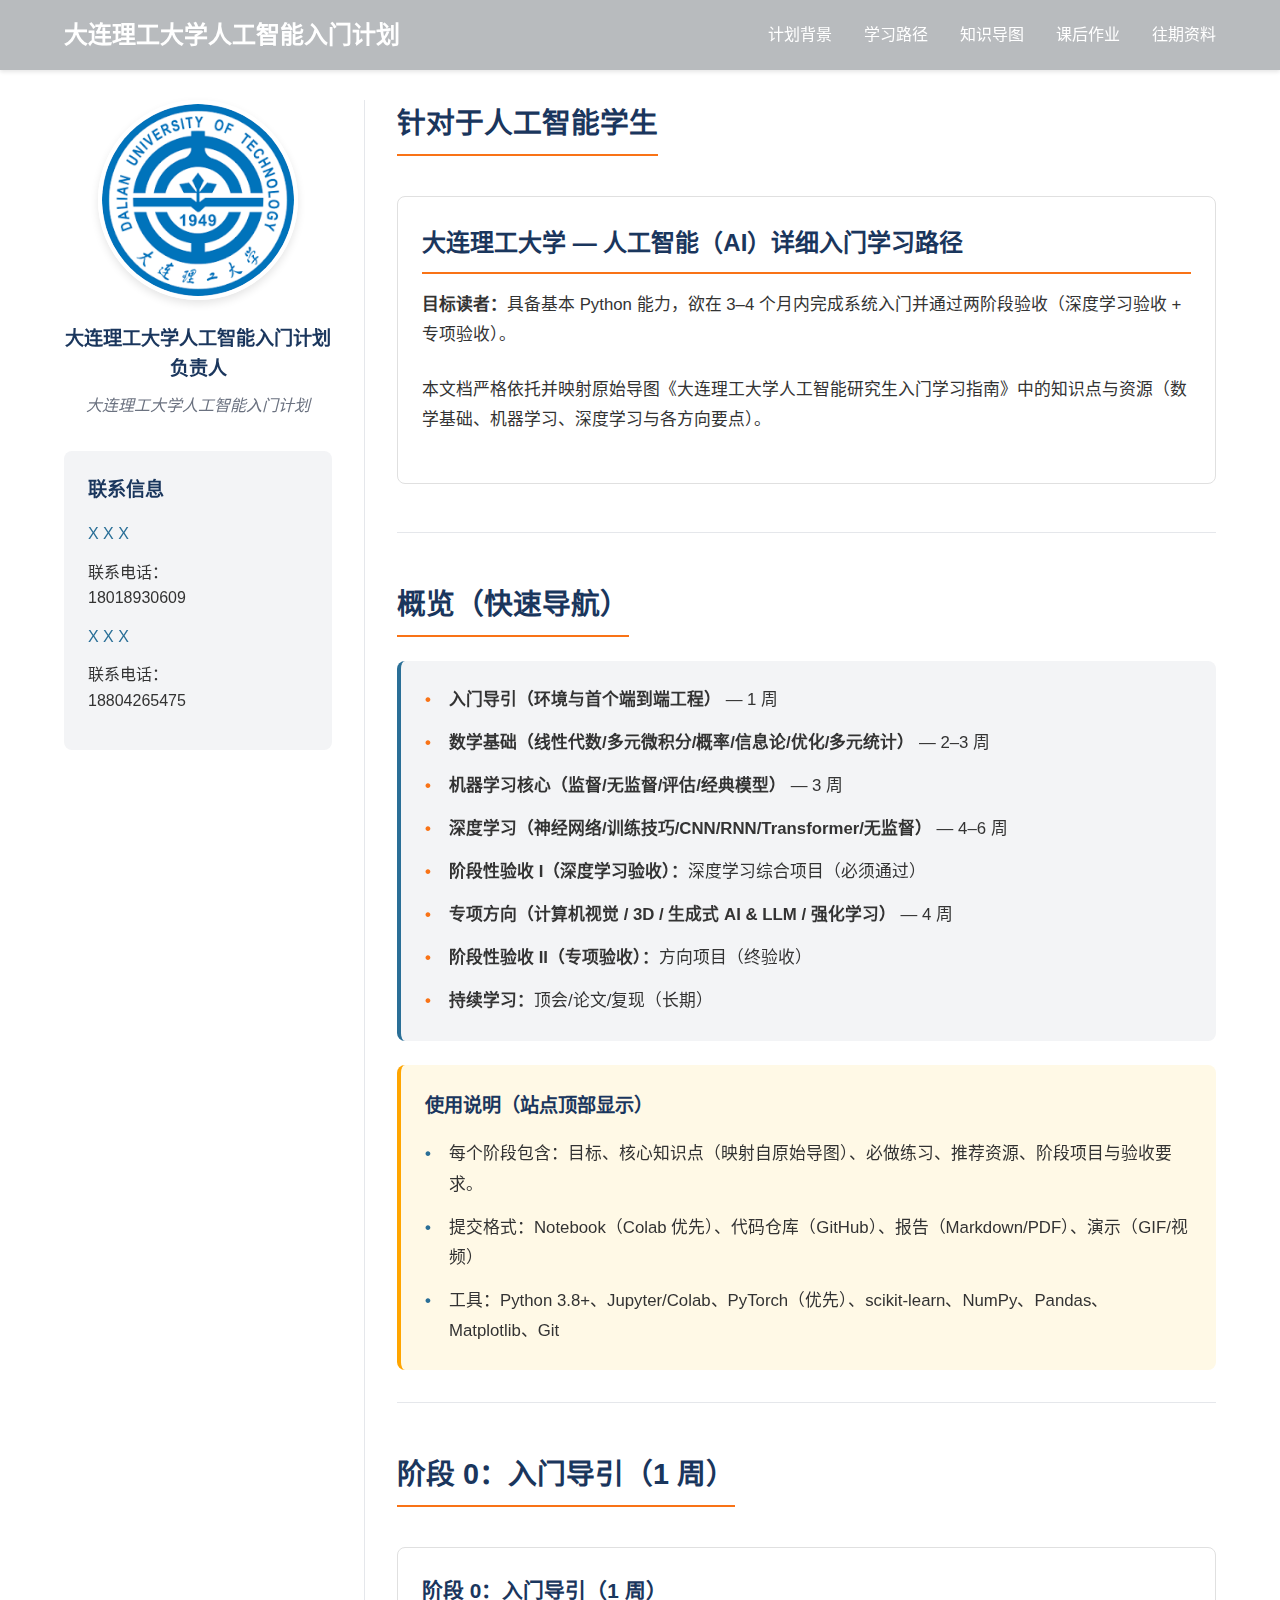
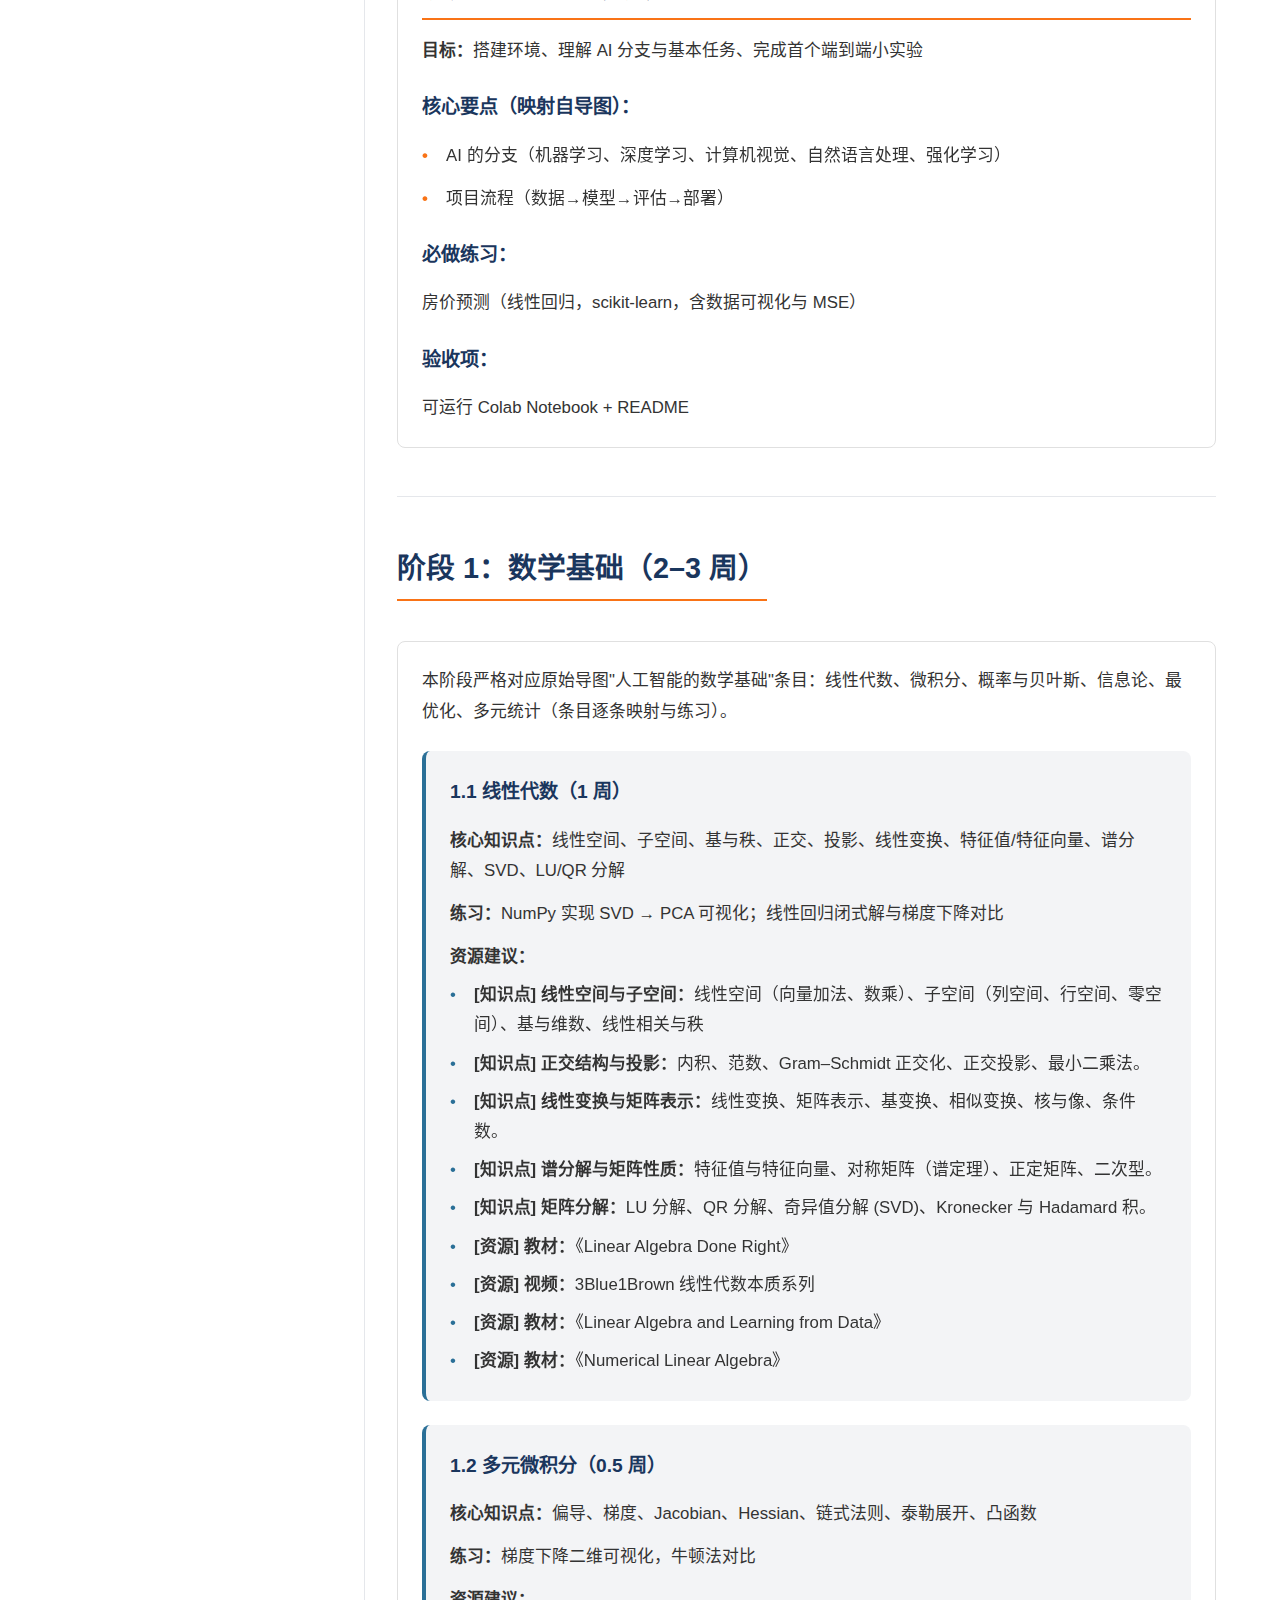
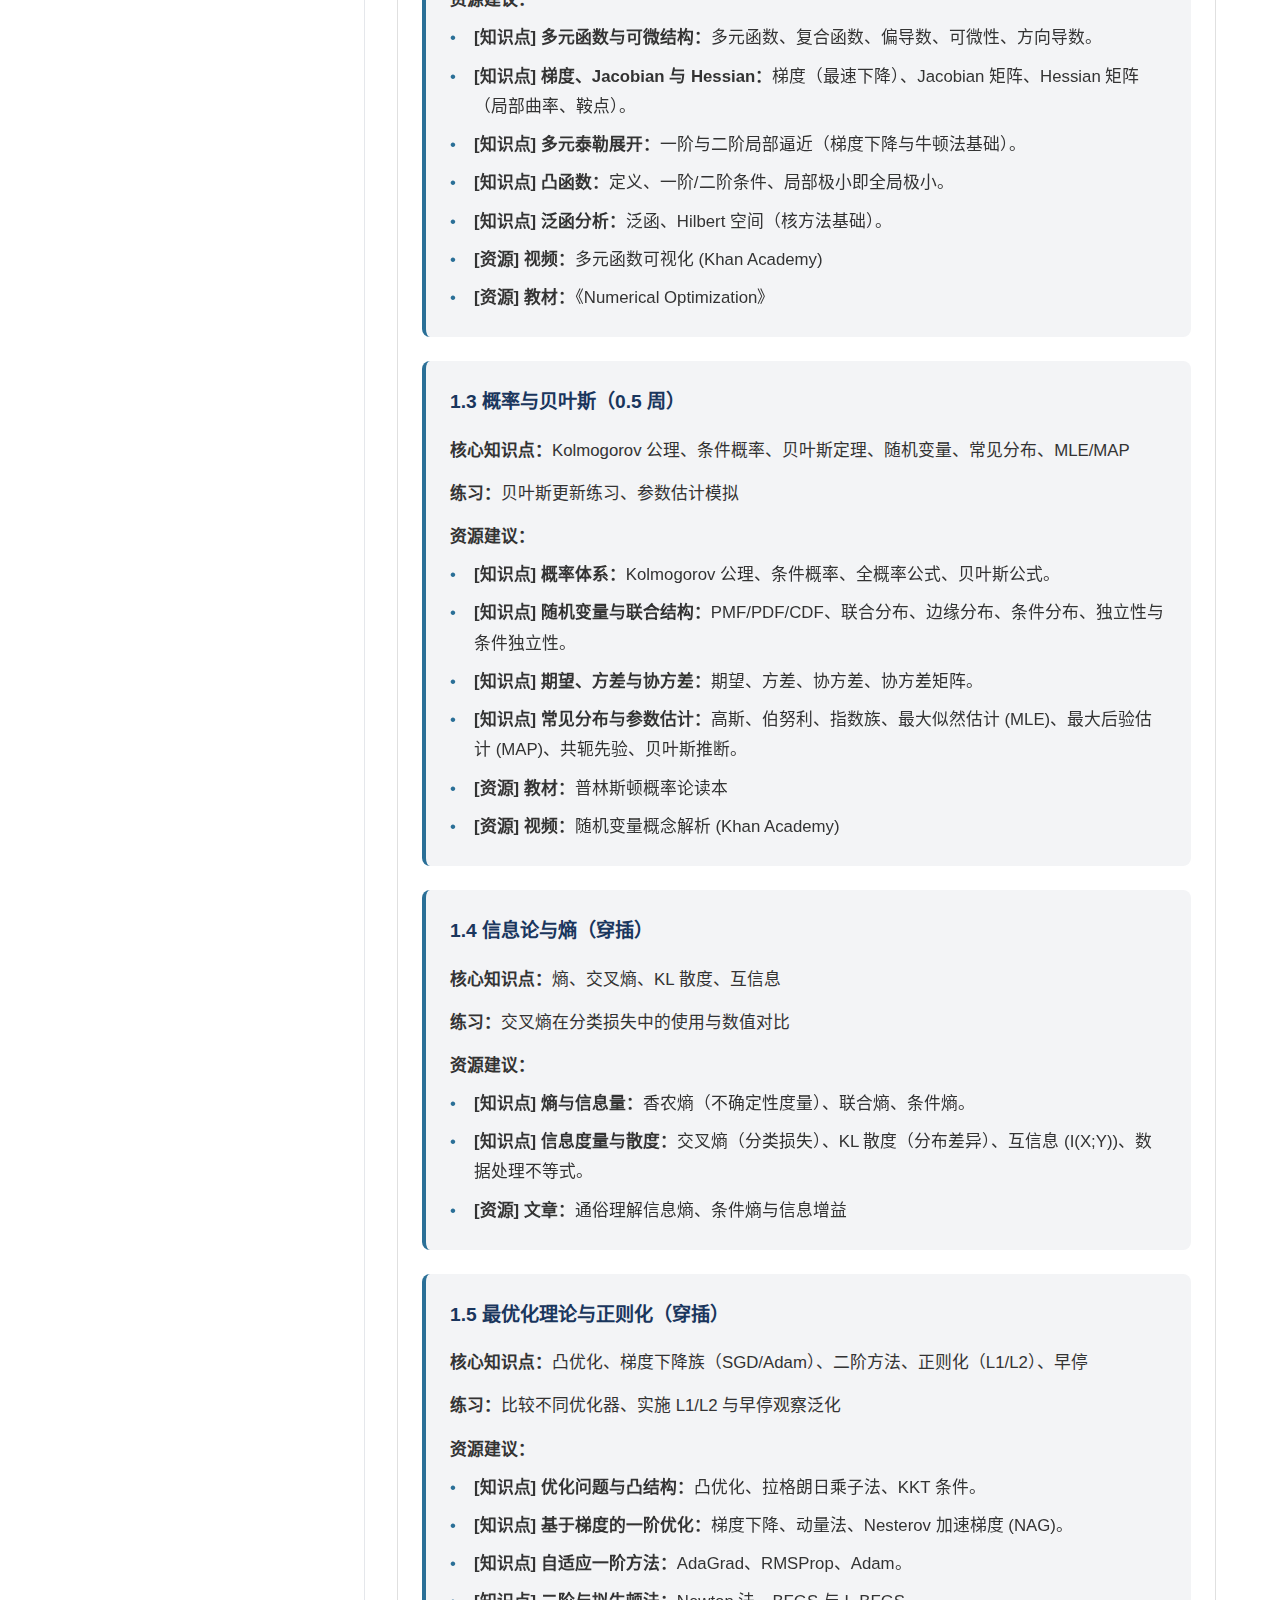
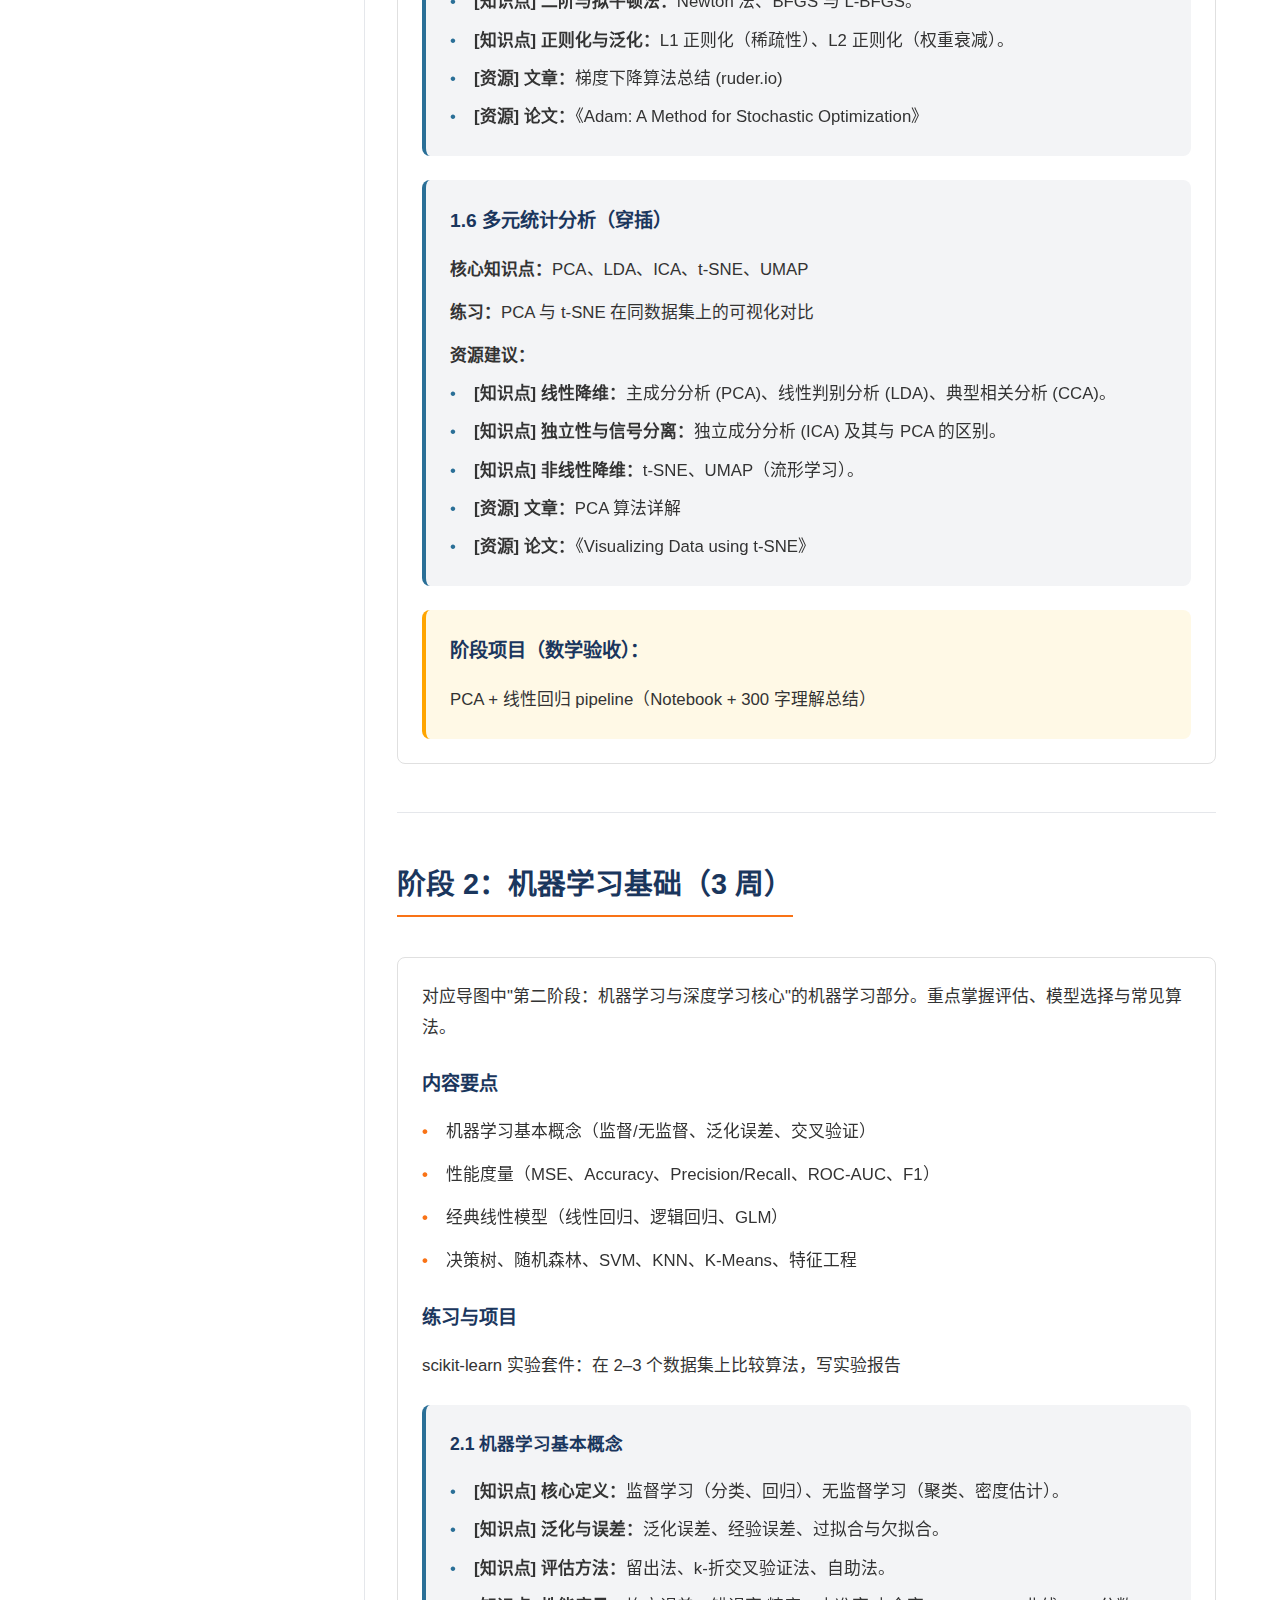
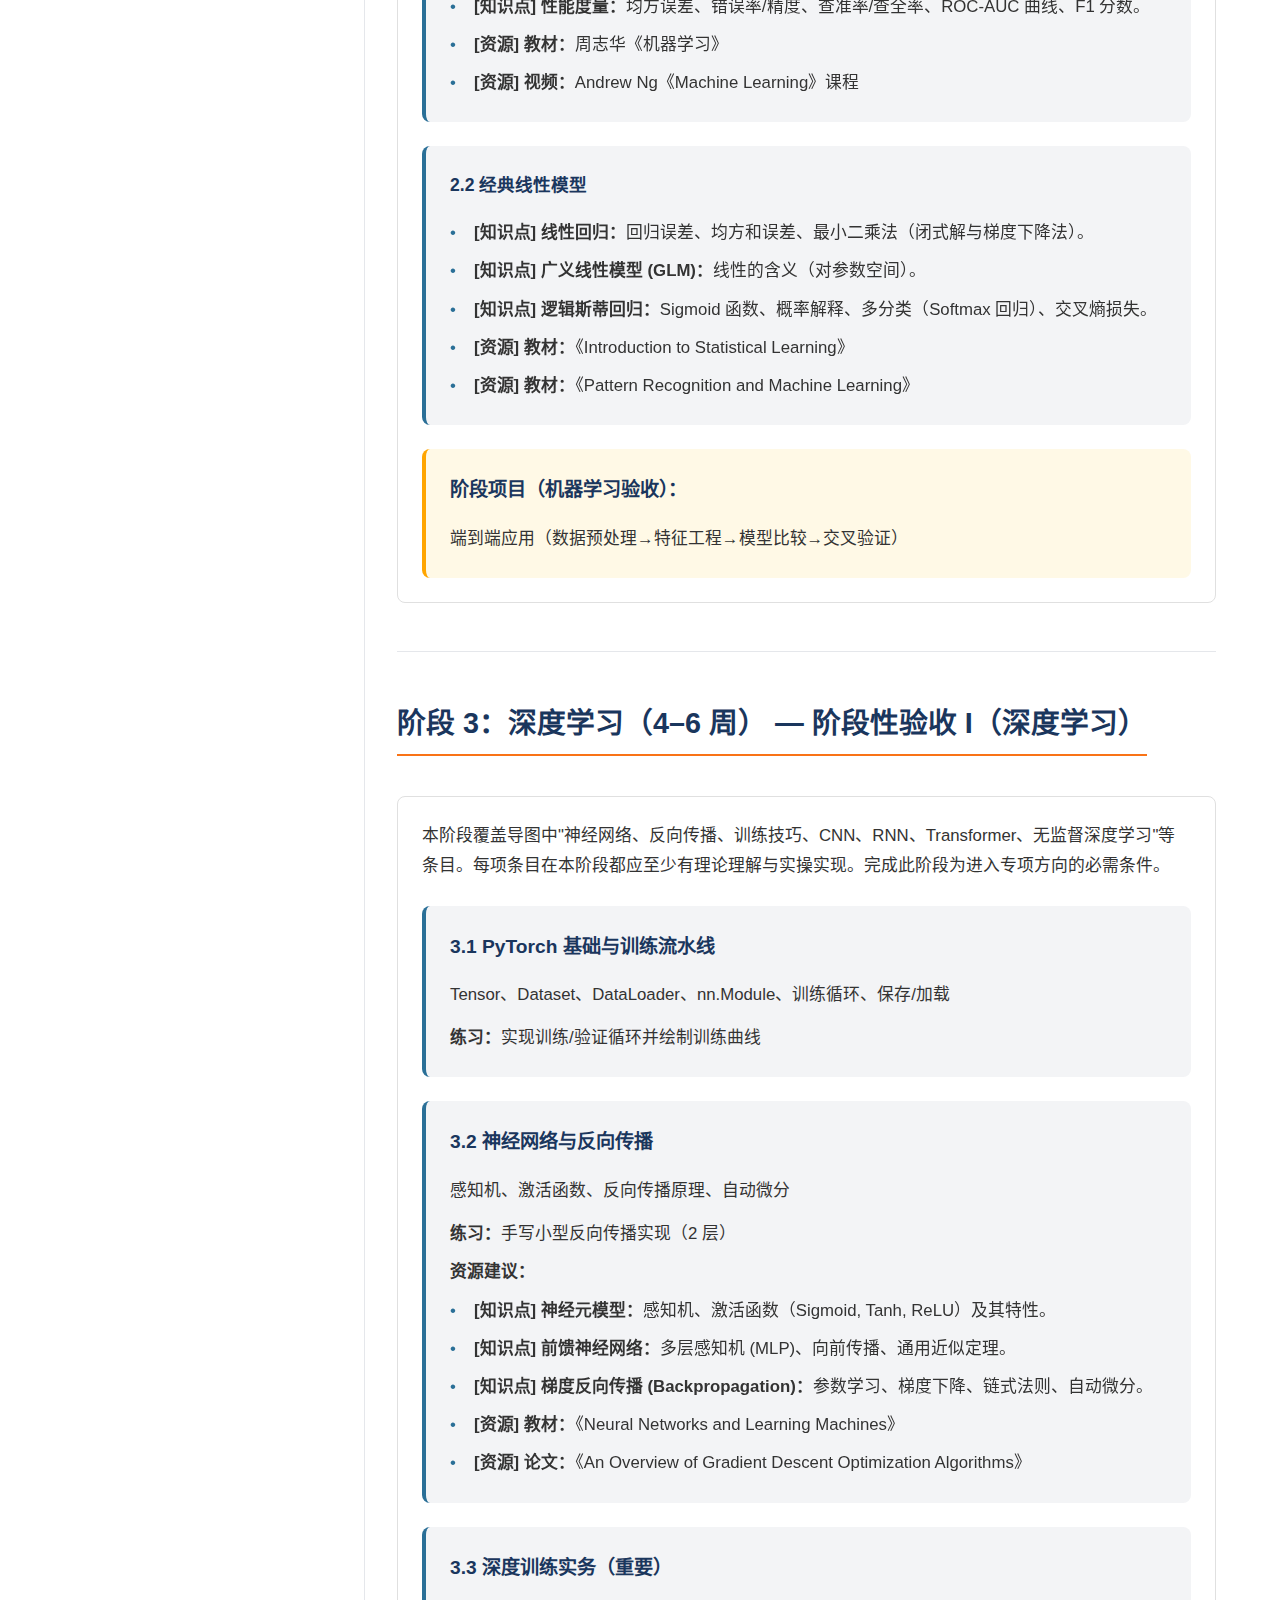
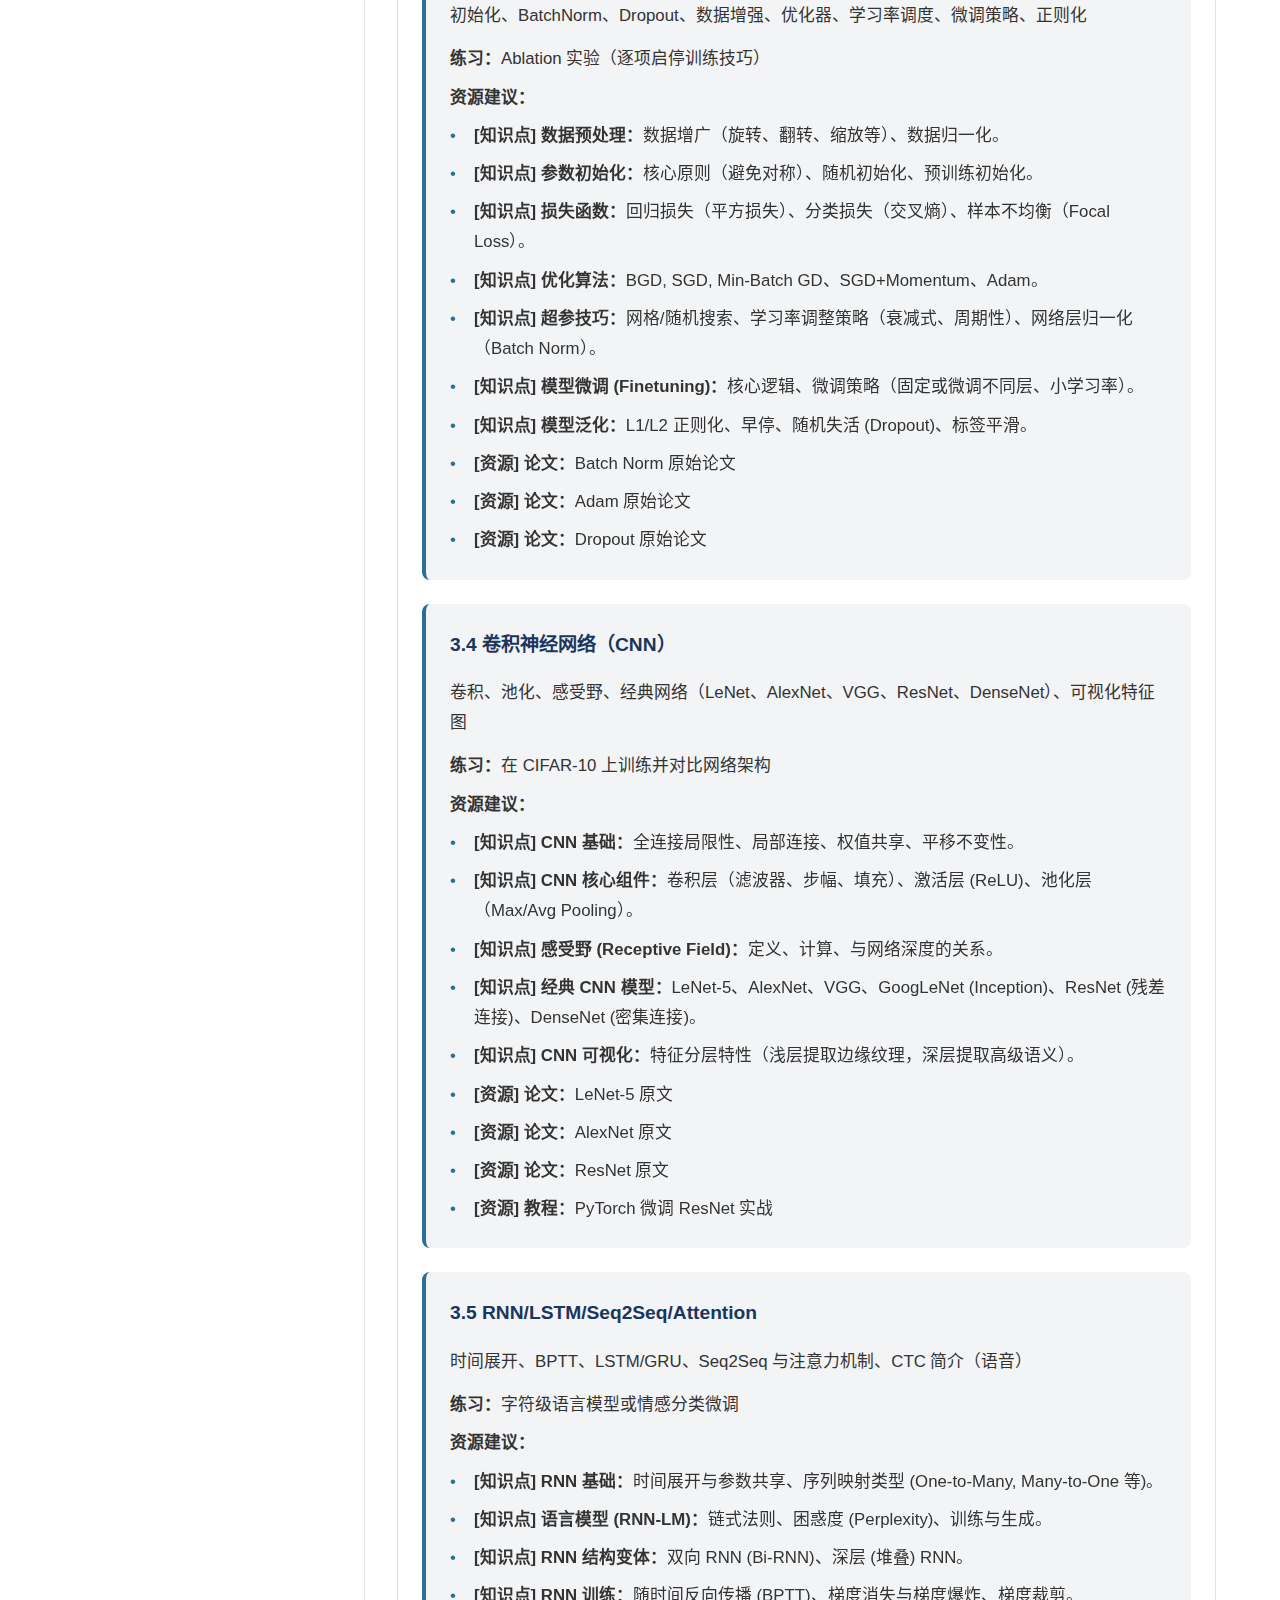
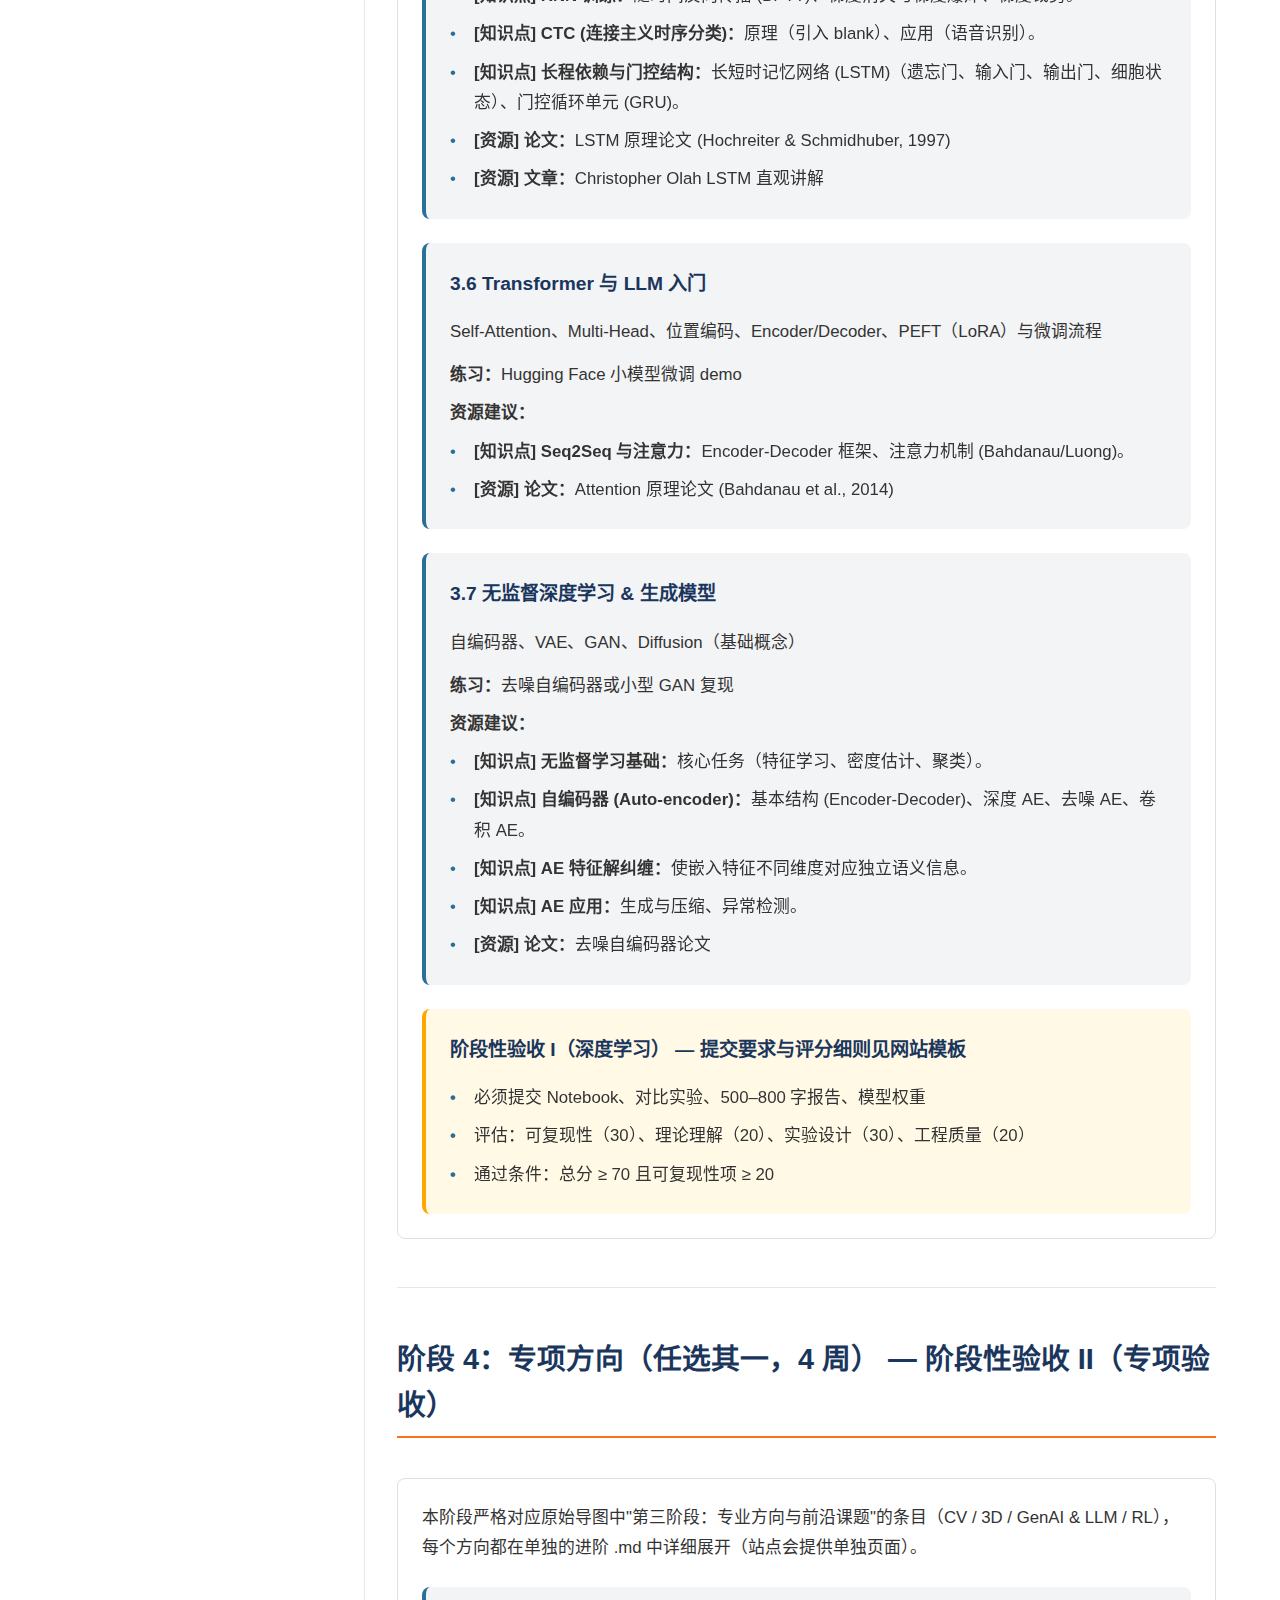
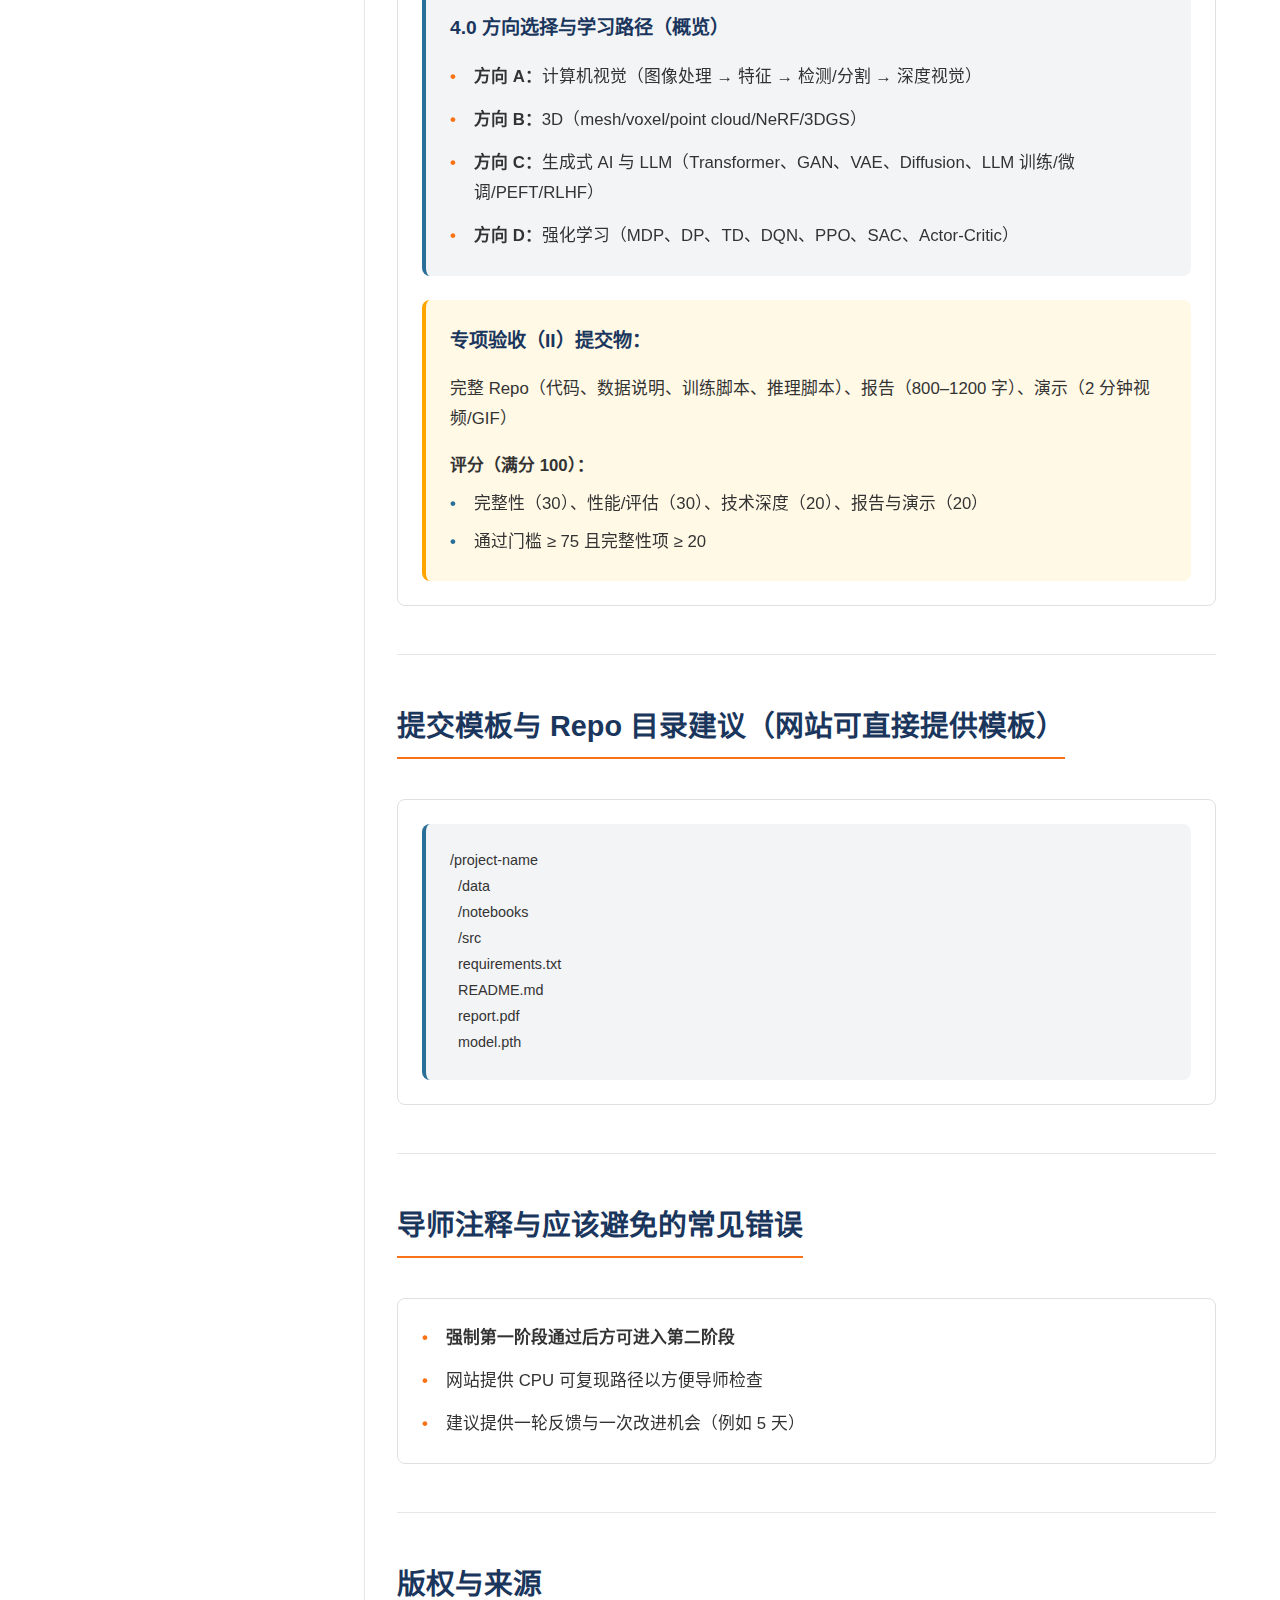
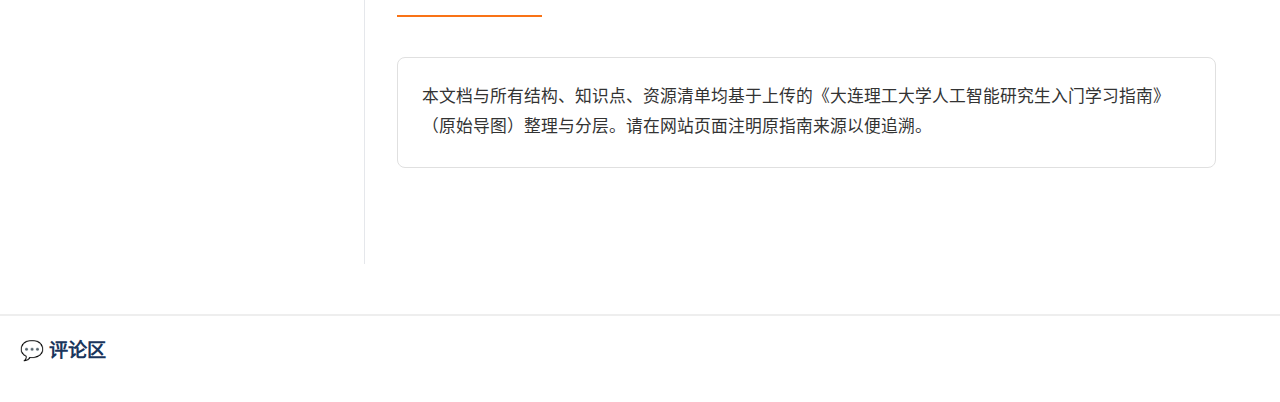
<file: beginner-guide.html>
<!DOCTYPE html>
<html lang="zh-CN">

<head>
    <meta charset="UTF-8">
    <meta name="viewport" content="width=device-width, initial-scale=1.0">
    <title>针对于人工智能学生 - 大连理工大学人工智能入门计划</title>
    <link rel="stylesheet" type="text/css" href="./css/index.css">
    <link rel="stylesheet" href="https://cdnjs.cloudflare.com/ajax/libs/font-awesome/6.4.0/css/all.min.css">
    <style>
        /* 内嵌CSS - 与path-planning.html保持一致 */
        :root {
            --primary-color: #1a365d;
            --secondary-color: #2a6f97;
            --accent-color: #f97316;
            --text-color: #333333;
            --light-gray: #f3f4f6;
            --medium-gray: #e5e7eb;
            --dark-gray: #6b7280;
        }

        * {
            margin: 0;
            padding: 0;
            box-sizing: border-box;
            font-family: 'Segoe UI', Tahoma, Geneva, Verdana, sans-serif;
        }

        body {
            color: var(--text-color);
            line-height: 1.6;
            background-color: #ffffff;
        }

        /* 导航栏样式 */
        .navbar {
            background-color: #b8bbbe;
            color: white;
            padding: 1rem 0;
            position: fixed;
            width: 100%;
            top: 0;
            z-index: 1000;
            transition: all 0.3s ease;
            box-shadow: 0 2px 4px rgba(0, 0, 0, 0.1);
        }

        .navbar-scrolled {
            background-color: rgba(128, 129, 131, 0.95);
            padding: 0.8rem 0;
        }

        .container {
            max-width: 1200px;
            margin: 0 auto;
            padding: 0 1.5rem;
        }

        .navbar-content {
            display: flex;
            justify-content: space-between;
            align-items: center;
        }

        .logo {
            font-size: 1.5rem;
            font-weight: bold;
            color: white;
            text-decoration: none;
        }

        .nav-links {
            display: flex;
            list-style: none;
        }

        .nav-links li {
            margin-left: 2rem;
        }

        .nav-links a {
            color: white;
            text-decoration: none;
            font-weight: 500;
            transition: color 0.3s ease;
        }

        .nav-links a:hover {
            color: var(--accent-color);
        }

        .menu-toggle {
            display: none;
            color: white;
            font-size: 1.5rem;
            cursor: pointer;
        }

        /* 移动端菜单 */
        .mobile-menu {
            display: none;
            position: absolute;
            top: 100%;
            left: 0;
            width: 100%;
            background-color: var(--primary-color);
            box-shadow: 0 4px 6px rgba(0, 0, 0, 0.1);
        }

        .mobile-menu.active {
            display: block;
        }

        .mobile-menu li {
            padding: 1rem 1.5rem;
            border-bottom: 1px solid rgba(255, 255, 255, 0.1);
        }

        .mobile-menu a {
            color: white;
            text-decoration: none;
            display: block;
        }

        /* 主要内容区域 */
        .main-content {
            display: flex;
            margin-top: 100px;
            margin-bottom: 50px;
        }

        /* 侧边栏样式 */
        .sidebar {
            width: 300px;
            padding-right: 2rem;
            position: sticky;
            top: 100px;
            align-self: flex-start;
        }

        .profile {
            text-align: center;
            margin-bottom: 2rem;
        }

        .profile-image {
            width: 200px;
            height: 200px;
            border-radius: 50%;
            object-fit: cover;
            margin-bottom: 1rem;
            border: 4px solid white;
            box-shadow: 0 4px 8px rgba(0, 0, 0, 0.1);
        }

        .profile-name {
            font-size: 1.2rem;
            font-weight: bold;
            margin-bottom: 0.5rem;
            color: var(--primary-color);
        }

        .profile-title {
            color: var(--dark-gray);
            font-style: italic;
            margin-bottom: 1rem;
        }

        .contact-info {
            text-align: left;
            background-color: var(--light-gray);
            padding: 1.5rem;
            border-radius: 8px;
            margin-bottom: 2rem;
        }

        .contact-info h3 {
            font-size: 1.2rem;
            margin-bottom: 1rem;
            color: var(--primary-color);
        }

        .contact-item {
            display: flex;
            align-items: center;
            margin-bottom: 0.8rem;
        }

        .contact-item i {
            margin-right: 0.8rem;
            color: var(--secondary-color);
            width: 20px;
            text-align: center;
        }

        .contact-item a {
            color: var(--secondary-color);
            text-decoration: none;
            transition: color 0.3s ease;
        }

        .contact-item a:hover {
            color: var(--accent-color);
        }

        .toc {
            background-color: var(--light-gray);
            padding: 1.5rem;
            border-radius: 8px;
        }

        .toc h3 {
            font-size: 1.2rem;
            margin-bottom: 1rem;
            color: var(--primary-color);
        }

        .toc-list {
            list-style: none;
        }

        .toc-list li {
            margin-bottom: 0.8rem;
        }

        .toc-link {
            color: var(--secondary-color);
            text-decoration: none;
            transition: all 0.3s ease;
            display: block;
            padding: 0.3rem 0;
            border-left: 3px solid transparent;
        }

        .toc-link:hover,
        .toc-link.active {
            color: var(--accent-color);
            border-left: 3px solid var(--accent-color);
            padding-left: 0.5rem;
        }

        /* 内容区域样式 */
        .content {
            flex: 1;
            padding-left: 2rem;
            border-left: 1px solid var(--medium-gray);
        }

        .section {
            margin-bottom: 3rem;
            padding-bottom: 2rem;
            border-bottom: 1px solid var(--medium-gray);
        }

        .section:last-child {
            border-bottom: none;
        }

        .section-title {
            font-size: 1.8rem;
            margin-bottom: 1.5rem;
            color: var(--primary-color);
            padding-bottom: 0.5rem;
            border-bottom: 2px solid var(--accent-color);
            display: inline-block;
        }

        .section-content {
            font-size: 1.05rem;
            line-height: 1.8;
        }

        /* 响应式设计 */
        @media (max-width: 992px) {
            .main-content {
                flex-direction: column;
            }

            .sidebar {
                width: 100%;
                padding-right: 0;
                position: static;
                margin-bottom: 2rem;
            }

            .content {
                padding-left: 0;
                border-left: none;
            }

            .nav-links {
                display: none;
            }

            .menu-toggle {
                display: block;
            }

            .mobile-menu {
                display: none;
            }

            .mobile-menu.hidden {
                display: none;
            }
        }

        @media (max-width: 768px) {
            .container {
                padding: 0 1rem;
            }

            .profile-image {
                width: 150px;
                height: 150px;
            }

            .section-title {
                font-size: 1.5rem;
            }
        }

        @media (max-width: 576px) {
            .profile-name {
                font-size: 1.3rem;
            }

            .section-title {
                font-size: 1.3rem;
            }

            .section-content {
                font-size: 1rem;
            }
        }
    </style>
</head>
<script>
    // 内嵌JavaScript
    document.addEventListener('DOMContentLoaded', function () {
        // 导航栏滚动效果
        const navbar = document.getElementById('navbar');
        window.addEventListener('scroll', function () {
            if (window.scrollY > 50) {
                navbar.classList.add('navbar-scrolled');
            } else {
                navbar.classList.remove('navbar-scrolled');
            }
        });

        // 平滑滚动
        document.querySelectorAll('a[href^="#"]').forEach(anchor => {
            anchor.addEventListener('click', function (e) {
                e.preventDefault();
                const targetId = this.getAttribute('href');
                const targetElement = document.querySelector(targetId);
                if (targetElement) {
                    window.scrollTo({
                        top: targetElement.offsetTop - 70,
                        behavior: 'smooth'
                    });
                }
            });
        });

        // 目录导航激活状态
        const sections = document.querySelectorAll('section');
        const navLinks = document.querySelectorAll('.toc-link');

        window.addEventListener('scroll', function () {
            let current = '';

            sections.forEach(section => {
                const sectionTop = section.offsetTop;
                const sectionHeight = section.clientHeight;
                if (window.scrollY >= sectionTop - 100) {
                    current = section.getAttribute('id');
                }
            });

            navLinks.forEach(link => {
                link.classList.remove('active');
                if (link.getAttribute('href') === `#${current}`) {
                    link.classList.add('active');
                }
            });
        });

        // 移动端菜单切换
        const menuToggle = document.getElementById('menu-toggle');
        const mobileMenu = document.getElementById('mobile-menu');

        menuToggle.addEventListener('click', function () {
            mobileMenu.classList.toggle('hidden');
        });
    });
</script>

<body>
    <!-- 导航栏 -->
    <nav class="navbar" id="navbar">
        <div class="container">
            <div class="navbar-content">
                <a href="index.html" class="logo">大连理工大学人工智能入门计划</a>
                <ul class="nav-links">
                    <li><a href="index.html#about">计划背景</a></li>

                    <li><a href="./beginner-guide.html">学习路径</a></li>
                    <li><a href="path-planning.html">知识导图</a></li>
                    <li><a href="./results.html">课后作业</a></li>
                    <li><a href="./previous.html">往期资料</a></li>
                </ul>
                <div class="menu-toggle" id="menu-toggle">
                    <i class="fa fa-bars"></i>
                </div>
            </div>
            <ul class="mobile-menu" id="mobile-menu">
                <li><a href="index.html#about">计划背景</a></li>

                <li><a href="path-planning.html">知识导图</a></li>
                <li><a href="./beginner-guide.html">学习路径</a></li>
                <li><a href="./results.html">课后作业</a></li>
                <li><a href="./previous.html">往期资料</a></li>
            </ul>
        </div>
    </nav>

    <!-- 主要内容区域 -->
    <div class="container">
        <div class="main-content">
            <!-- 侧边栏 -->
            <div class="sidebar">
                <div class="profile">
                    <img src=img1/logo.png
                        alt="个人照片" class="profile-image">
                    <h2 class="profile-name">大连理工大学人工智能入门计划负责人</h2>
                    <p class="profile-title">大连理工大学人工智能入门计划</p>
                </div>

                <div class="contact-info">
                    <h3>联系信息</h3>
                    <div class="contact-item">
                        <a href="mailto:research@example.com">X X X </a>
                    </div>
                    <div class="contact-item">
                        <span>联系电话：<br>18018930609</span>
                    </div>
                    <div class="contact-item">
                        <a href="" target="_blank">X X X</a>
                    </div>
                    <div class="contact-item">
                        <span>联系电话：<br>18804265475</span>
                    </div>
                </div>


            </div>

            <!-- 内容区域 -->
            <div class="content">
                <!-- 标题和介绍 -->
                <section id="introduction" class="section">
                    <h1 class="section-title">针对于人工智能学生</h1>
                    <div class="section-content">
                        <div
                            style="background-color: white; padding: 24px; border-radius: 8px; border: 1px solid #e0e0e0; margin: 16px 0;">
                            <h2
                                style="font-size: 1.5rem; font-weight: bold; color: var(--primary-color); margin-bottom: 1rem; padding-bottom: 0.5rem; border-bottom: 2px solid var(--accent-color);">
                                大连理工大学 — 人工智能（AI）详细入门学习路径</h2>

                            <p style="margin-bottom: 1.5rem; line-height: 1.8;">
                                <strong>目标读者：</strong>具备基本 Python 能力，欲在 3–4 个月内完成系统入门并通过两阶段验收（深度学习验收 + 专项验收）。
                            </p>

                            <p style="margin-bottom: 1.5rem; line-height: 1.8;">
                                本文档严格依托并映射原始导图《大连理工大学人工智能研究生入门学习指南》中的知识点与资源（数学基础、机器学习、深度学习与各方向要点）。
                            </p>
                        </div>
                    </div>
                </section>

                <!-- 概览 -->
                <section id="overview" class="section">
                    <h2 class="section-title">概览（快速导航）</h2>
                    <div class="section-content">
                        <div
                            style="background-color: var(--light-gray); padding: 1.5rem; border-radius: 8px; margin-bottom: 1rem; border-left: 4px solid var(--secondary-color);">
                            <ul style="list-style: none; padding-left: 0; margin: 0;">
                                <li style="margin-bottom: 0.8rem; padding-left: 1.5rem; position: relative;">
                                    <span
                                        style="position: absolute; left: 0; color: var(--accent-color); font-weight: bold;">•</span>
                                    <strong>入门导引（环境与首个端到端工程）</strong> — 1 周
                                </li>
                                <li style="margin-bottom: 0.8rem; padding-left: 1.5rem; position: relative;">
                                    <span
                                        style="position: absolute; left: 0; color: var(--accent-color); font-weight: bold;">•</span>
                                    <strong>数学基础（线性代数/多元微积分/概率/信息论/优化/多元统计）</strong> — 2–3 周
                                </li>
                                <li style="margin-bottom: 0.8rem; padding-left: 1.5rem; position: relative;">
                                    <span
                                        style="position: absolute; left: 0; color: var(--accent-color); font-weight: bold;">•</span>
                                    <strong>机器学习核心（监督/无监督/评估/经典模型）</strong> — 3 周
                                </li>
                                <li style="margin-bottom: 0.8rem; padding-left: 1.5rem; position: relative;">
                                    <span
                                        style="position: absolute; left: 0; color: var(--accent-color); font-weight: bold;">•</span>
                                    <strong>深度学习（神经网络/训练技巧/CNN/RNN/Transformer/无监督）</strong> — 4–6 周
                                </li>
                                <li style="margin-bottom: 0.8rem; padding-left: 1.5rem; position: relative;">
                                    <span
                                        style="position: absolute; left: 0; color: var(--accent-color); font-weight: bold;">•</span>
                                    <strong>阶段性验收 I（深度学习验收）：</strong>深度学习综合项目（必须通过）
                                </li>
                                <li style="margin-bottom: 0.8rem; padding-left: 1.5rem; position: relative;">
                                    <span
                                        style="position: absolute; left: 0; color: var(--accent-color); font-weight: bold;">•</span>
                                    <strong>专项方向（计算机视觉 / 3D / 生成式 AI & LLM / 强化学习）</strong> — 4 周
                                </li>
                                <li style="margin-bottom: 0.8rem; padding-left: 1.5rem; position: relative;">
                                    <span
                                        style="position: absolute; left: 0; color: var(--accent-color); font-weight: bold;">•</span>
                                    <strong>阶段性验收 II（专项验收）：</strong>方向项目（终验收）
                                </li>
                                <li style="margin-bottom: 0; padding-left: 1.5rem; position: relative;">
                                    <span
                                        style="position: absolute; left: 0; color: var(--accent-color); font-weight: bold;">•</span>
                                    <strong>持续学习：</strong>顶会/论文/复现（长期）
                                </li>
                            </ul>
                        </div>

                        <div
                            style="background-color: #fff9e6; padding: 1.5rem; border-radius: 8px; margin-top: 1.5rem; border-left: 4px solid #ffa500;">
                            <h3
                                style="font-size: 1.2rem; font-weight: bold; color: var(--primary-color); margin-bottom: 1rem;">
                                使用说明（站点顶部显示）</h3>
                            <ul style="list-style: none; padding-left: 0; margin: 0;">
                                <li style="margin-bottom: 0.8rem; padding-left: 1.5rem; position: relative;">
                                    <span
                                        style="position: absolute; left: 0; color: var(--secondary-color); font-weight: bold;">•</span>
                                    每个阶段包含：目标、核心知识点（映射自原始导图）、必做练习、推荐资源、阶段项目与验收要求。
                                </li>
                                <li style="margin-bottom: 0.8rem; padding-left: 1.5rem; position: relative;">
                                    <span
                                        style="position: absolute; left: 0; color: var(--secondary-color); font-weight: bold;">•</span>
                                    提交格式：Notebook（Colab 优先）、代码仓库（GitHub）、报告（Markdown/PDF）、演示（GIF/视频）
                                </li>
                                <li style="margin-bottom: 0; padding-left: 1.5rem; position: relative;">
                                    <span
                                        style="position: absolute; left: 0; color: var(--secondary-color); font-weight: bold;">•</span>
                                    工具：Python 3.8+、Jupyter/Colab、PyTorch（优先）、scikit-learn、NumPy、Pandas、Matplotlib、Git
                                </li>
                            </ul>
                        </div>
                    </div>
                </section>

                <!-- 阶段0：入门导引 -->
                <section id="stage0" class="section">
                    <h2 class="section-title">阶段 0：入门导引（1 周）</h2>
                    <div class="section-content">
                        <div
                            style="background-color: white; padding: 24px; border-radius: 8px; border: 1px solid #e0e0e0; margin: 16px 0;">
                            <h3
                                style="font-size: 1.3rem; font-weight: bold; color: var(--primary-color); margin-bottom: 1rem; padding-bottom: 0.5rem; border-bottom: 2px solid var(--accent-color);">
                                阶段 0：入门导引（1 周）</h3>

                            <p style="margin-bottom: 1rem; line-height: 1.8;">
                                <strong>目标：</strong>搭建环境、理解 AI 分支与基本任务、完成首个端到端小实验
                            </p>

                            <h4
                                style="font-size: 1.2rem; font-weight: bold; color: var(--primary-color); margin: 1.5rem 0 1rem 0;">
                                核心要点（映射自导图）：</h4>
                            <ul style="list-style: none; padding-left: 0; margin-bottom: 1.5rem;">
                                <li style="margin-bottom: 0.8rem; padding-left: 1.5rem; position: relative;">
                                    <span
                                        style="position: absolute; left: 0; color: var(--accent-color); font-weight: bold;">•</span>
                                    AI 的分支（机器学习、深度学习、计算机视觉、自然语言处理、强化学习）
                                </li>
                                <li style="margin-bottom: 0.8rem; padding-left: 1.5rem; position: relative;">
                                    <span
                                        style="position: absolute; left: 0; color: var(--accent-color); font-weight: bold;">•</span>
                                    项目流程（数据→模型→评估→部署）
                                </li>
                            </ul>

                            <h4
                                style="font-size: 1.2rem; font-weight: bold; color: var(--primary-color); margin: 1.5rem 0 1rem 0;">
                                必做练习：</h4>
                            <p style="margin-bottom: 1.5rem; line-height: 1.8;">
                                房价预测（线性回归，scikit-learn，含数据可视化与 MSE）
                            </p>

                            <h4
                                style="font-size: 1.2rem; font-weight: bold; color: var(--primary-color); margin: 1.5rem 0 1rem 0;">
                                验收项：</h4>
                            <p style="margin-bottom: 0; line-height: 1.8;">
                                可运行 Colab Notebook + README
                            </p>
                        </div>
                    </div>
                </section>

                <!-- 阶段1：数学基础 -->
                <section id="stage1" class="section">
                    <h2 class="section-title">阶段 1：数学基础（2–3 周）</h2>
                    <div class="section-content">
                        <div
                            style="background-color: white; padding: 24px; border-radius: 8px; border: 1px solid #e0e0e0; margin: 16px 0;">
                            <p style="margin-bottom: 1.5rem; line-height: 1.8;">
                                本阶段严格对应原始导图"人工智能的数学基础"条目：线性代数、微积分、概率与贝叶斯、信息论、最优化、多元统计（条目逐条映射与练习）。
                            </p>

                            <!-- 1.1 线性代数 -->
                            <div
                                style="background-color: var(--light-gray); padding: 1.5rem; border-radius: 8px; margin-bottom: 1.5rem; border-left: 4px solid var(--secondary-color);">
                                <h3
                                    style="font-size: 1.2rem; font-weight: bold; color: var(--primary-color); margin-bottom: 1rem;">
                                    1.1 线性代数（1 周）</h3>
                                <p style="margin-bottom: 0.8rem;">
                                    <strong>核心知识点：</strong>线性空间、子空间、基与秩、正交、投影、线性变换、特征值/特征向量、谱分解、SVD、LU/QR 分解
                                </p>
                                <p style="margin-bottom: 0.8rem;"><strong>练习：</strong>NumPy 实现 SVD → PCA
                                    可视化；线性回归闭式解与梯度下降对比</p>
                                <p style="margin-bottom: 0.5rem;"><strong>资源建议：</strong></p>
                                <ul style="list-style: none; padding-left: 1.5rem; margin-top: 0.5rem;">
                                    <li style="margin-bottom: 0.5rem; position: relative;">
                                        <span
                                            style="position: absolute; left: -1.5rem; color: var(--secondary-color);">•</span>
                                        <strong>[知识点] 线性空间与子空间：</strong>线性空间（向量加法、数乘）、子空间（列空间、行空间、零空间）、基与维数、线性相关与秩
                                    </li>
                                    <li style="margin-bottom: 0.5rem; position: relative;">
                                        <span
                                            style="position: absolute; left: -1.5rem; color: var(--secondary-color);">•</span>
                                        <strong>[知识点] 正交结构与投影：</strong>内积、范数、Gram–Schmidt 正交化、正交投影、最小二乘法。
                                    </li>
                                    <li style="margin-bottom: 0.5rem; position: relative;">
                                        <span
                                            style="position: absolute; left: -1.5rem; color: var(--secondary-color);">•</span>
                                        <strong>[知识点] 线性变换与矩阵表示：</strong>线性变换、矩阵表示、基变换、相似变换、核与像、条件数。
                                    </li>
                                    <li style="margin-bottom: 0.5rem; position: relative;">
                                        <span
                                            style="position: absolute; left: -1.5rem; color: var(--secondary-color);">•</span>
                                        <strong>[知识点] 谱分解与矩阵性质：</strong>特征值与特征向量、对称矩阵（谱定理）、正定矩阵、二次型。
                                    </li>
                                    <li style="margin-bottom: 0.5rem; position: relative;">
                                        <span
                                            style="position: absolute; left: -1.5rem; color: var(--secondary-color);">•</span>
                                        <strong>[知识点] 矩阵分解：</strong>LU 分解、QR 分解、奇异值分解 (SVD)、Kronecker 与 Hadamard 积。
                                    </li>
                                    <li style="margin-bottom: 0.5rem; position: relative;">
                                        <span
                                            style="position: absolute; left: -1.5rem; color: var(--secondary-color);">•</span>
                                        <strong>[资源] 教材：</strong>《Linear Algebra Done Right》
                                    </li>
                                    <li style="margin-bottom: 0.5rem; position: relative;">
                                        <span
                                            style="position: absolute; left: -1.5rem; color: var(--secondary-color);">•</span>
                                        <strong>[资源] 视频：</strong>3Blue1Brown 线性代数本质系列
                                    </li>
                                    <li style="margin-bottom: 0.5rem; position: relative;">
                                        <span
                                            style="position: absolute; left: -1.5rem; color: var(--secondary-color);">•</span>
                                        <strong>[资源] 教材：</strong>《Linear Algebra and Learning from Data》
                                    </li>
                                    <li style="margin-bottom: 0; position: relative;">
                                        <span
                                            style="position: absolute; left: -1.5rem; color: var(--secondary-color);">•</span>
                                        <strong>[资源] 教材：</strong>《Numerical Linear Algebra》
                                    </li>
                                </ul>
                            </div>

                            <!-- 1.2 多元微积分 -->
                            <div
                                style="background-color: var(--light-gray); padding: 1.5rem; border-radius: 8px; margin-bottom: 1.5rem; border-left: 4px solid var(--secondary-color);">
                                <h3
                                    style="font-size: 1.2rem; font-weight: bold; color: var(--primary-color); margin-bottom: 1rem;">
                                    1.2 多元微积分（0.5 周）</h3>
                                <p style="margin-bottom: 0.8rem;">
                                    <strong>核心知识点：</strong>偏导、梯度、Jacobian、Hessian、链式法则、泰勒展开、凸函数
                                </p>
                                <p style="margin-bottom: 0.8rem;"><strong>练习：</strong>梯度下降二维可视化，牛顿法对比</p>
                                <p style="margin-bottom: 0.5rem;"><strong>资源建议：</strong></p>
                                <ul style="list-style: none; padding-left: 1.5rem; margin-top: 0.5rem;">
                                    <li style="margin-bottom: 0.5rem; position: relative;">
                                        <span
                                            style="position: absolute; left: -1.5rem; color: var(--secondary-color);">•</span>
                                        <strong>[知识点] 多元函数与可微结构：</strong>多元函数、复合函数、偏导数、可微性、方向导数。
                                    </li>
                                    <li style="margin-bottom: 0.5rem; position: relative;">
                                        <span
                                            style="position: absolute; left: -1.5rem; color: var(--secondary-color);">•</span>
                                        <strong>[知识点] 梯度、Jacobian 与 Hessian：</strong>梯度（最速下降）、Jacobian 矩阵、Hessian
                                        矩阵（局部曲率、鞍点）。
                                    </li>
                                    <li style="margin-bottom: 0.5rem; position: relative;">
                                        <span
                                            style="position: absolute; left: -1.5rem; color: var(--secondary-color);">•</span>
                                        <strong>[知识点] 多元泰勒展开：</strong>一阶与二阶局部逼近（梯度下降与牛顿法基础）。
                                    </li>
                                    <li style="margin-bottom: 0.5rem; position: relative;">
                                        <span
                                            style="position: absolute; left: -1.5rem; color: var(--secondary-color);">•</span>
                                        <strong>[知识点] 凸函数：</strong>定义、一阶/二阶条件、局部极小即全局极小。
                                    </li>
                                    <li style="margin-bottom: 0.5rem; position: relative;">
                                        <span
                                            style="position: absolute; left: -1.5rem; color: var(--secondary-color);">•</span>
                                        <strong>[知识点] 泛函分析：</strong>泛函、Hilbert 空间（核方法基础）。
                                    </li>
                                    <li style="margin-bottom: 0.5rem; position: relative;">
                                        <span
                                            style="position: absolute; left: -1.5rem; color: var(--secondary-color);">•</span>
                                        <strong>[资源] 视频：</strong>多元函数可视化 (Khan Academy)
                                    </li>
                                    <li style="margin-bottom: 0; position: relative;">
                                        <span
                                            style="position: absolute; left: -1.5rem; color: var(--secondary-color);">•</span>
                                        <strong>[资源] 教材：</strong>《Numerical Optimization》
                                    </li>
                                </ul>
                            </div>

                            <!-- 1.3 概率与贝叶斯 -->
                            <div
                                style="background-color: var(--light-gray); padding: 1.5rem; border-radius: 8px; margin-bottom: 1.5rem; border-left: 4px solid var(--secondary-color);">
                                <h3
                                    style="font-size: 1.2rem; font-weight: bold; color: var(--primary-color); margin-bottom: 1rem;">
                                    1.3 概率与贝叶斯（0.5 周）</h3>
                                <p style="margin-bottom: 0.8rem;"><strong>核心知识点：</strong>Kolmogorov
                                    公理、条件概率、贝叶斯定理、随机变量、常见分布、MLE/MAP</p>
                                <p style="margin-bottom: 0.8rem;"><strong>练习：</strong>贝叶斯更新练习、参数估计模拟</p>
                                <p style="margin-bottom: 0.5rem;"><strong>资源建议：</strong></p>
                                <ul style="list-style: none; padding-left: 1.5rem; margin-top: 0.5rem;">
                                    <li style="margin-bottom: 0.5rem; position: relative;">
                                        <span
                                            style="position: absolute; left: -1.5rem; color: var(--secondary-color);">•</span>
                                        <strong>[知识点] 概率体系：</strong>Kolmogorov 公理、条件概率、全概率公式、贝叶斯公式。
                                    </li>
                                    <li style="margin-bottom: 0.5rem; position: relative;">
                                        <span
                                            style="position: absolute; left: -1.5rem; color: var(--secondary-color);">•</span>
                                        <strong>[知识点] 随机变量与联合结构：</strong>PMF/PDF/CDF、联合分布、边缘分布、条件分布、独立性与条件独立性。
                                    </li>
                                    <li style="margin-bottom: 0.5rem; position: relative;">
                                        <span
                                            style="position: absolute; left: -1.5rem; color: var(--secondary-color);">•</span>
                                        <strong>[知识点] 期望、方差与协方差：</strong>期望、方差、协方差、协方差矩阵。
                                    </li>
                                    <li style="margin-bottom: 0.5rem; position: relative;">
                                        <span
                                            style="position: absolute; left: -1.5rem; color: var(--secondary-color);">•</span>
                                        <strong>[知识点] 常见分布与参数估计：</strong>高斯、伯努利、指数族、最大似然估计 (MLE)、最大后验估计
                                        (MAP)、共轭先验、贝叶斯推断。
                                    </li>
                                    <li style="margin-bottom: 0.5rem; position: relative;">
                                        <span
                                            style="position: absolute; left: -1.5rem; color: var(--secondary-color);">•</span>
                                        <strong>[资源] 教材：</strong>普林斯顿概率论读本
                                    </li>
                                    <li style="margin-bottom: 0; position: relative;">
                                        <span
                                            style="position: absolute; left: -1.5rem; color: var(--secondary-color);">•</span>
                                        <strong>[资源] 视频：</strong>随机变量概念解析 (Khan Academy)
                                    </li>
                                </ul>
                            </div>

                            <!-- 1.4 信息论与熵 -->
                            <div
                                style="background-color: var(--light-gray); padding: 1.5rem; border-radius: 8px; margin-bottom: 1.5rem; border-left: 4px solid var(--secondary-color);">
                                <h3
                                    style="font-size: 1.2rem; font-weight: bold; color: var(--primary-color); margin-bottom: 1rem;">
                                    1.4 信息论与熵（穿插）</h3>
                                <p style="margin-bottom: 0.8rem;"><strong>核心知识点：</strong>熵、交叉熵、KL 散度、互信息</p>
                                <p style="margin-bottom: 0.8rem;"><strong>练习：</strong>交叉熵在分类损失中的使用与数值对比</p>
                                <p style="margin-bottom: 0.5rem;"><strong>资源建议：</strong></p>
                                <ul style="list-style: none; padding-left: 1.5rem; margin-top: 0.5rem;">
                                    <li style="margin-bottom: 0.5rem; position: relative;">
                                        <span
                                            style="position: absolute; left: -1.5rem; color: var(--secondary-color);">•</span>
                                        <strong>[知识点] 熵与信息量：</strong>香农熵（不确定性度量）、联合熵、条件熵。
                                    </li>
                                    <li style="margin-bottom: 0.5rem; position: relative;">
                                        <span
                                            style="position: absolute; left: -1.5rem; color: var(--secondary-color);">•</span>
                                        <strong>[知识点] 信息度量与散度：</strong>交叉熵（分类损失）、KL 散度（分布差异）、互信息 (I(X;Y))、数据处理不等式。
                                    </li>
                                    <li style="margin-bottom: 0; position: relative;">
                                        <span
                                            style="position: absolute; left: -1.5rem; color: var(--secondary-color);">•</span>
                                        <strong>[资源] 文章：</strong>通俗理解信息熵、条件熵与信息增益
                                    </li>
                                </ul>
                            </div>

                            <!-- 1.5 最优化理论与正则化 -->
                            <div
                                style="background-color: var(--light-gray); padding: 1.5rem; border-radius: 8px; margin-bottom: 1.5rem; border-left: 4px solid var(--secondary-color);">
                                <h3
                                    style="font-size: 1.2rem; font-weight: bold; color: var(--primary-color); margin-bottom: 1rem;">
                                    1.5 最优化理论与正则化（穿插）</h3>
                                <p style="margin-bottom: 0.8rem;">
                                    <strong>核心知识点：</strong>凸优化、梯度下降族（SGD/Adam）、二阶方法、正则化（L1/L2）、早停
                                </p>
                                <p style="margin-bottom: 0.8rem;"><strong>练习：</strong>比较不同优化器、实施 L1/L2 与早停观察泛化</p>
                                <p style="margin-bottom: 0.5rem;"><strong>资源建议：</strong></p>
                                <ul style="list-style: none; padding-left: 1.5rem; margin-top: 0.5rem;">
                                    <li style="margin-bottom: 0.5rem; position: relative;">
                                        <span
                                            style="position: absolute; left: -1.5rem; color: var(--secondary-color);">•</span>
                                        <strong>[知识点] 优化问题与凸结构：</strong>凸优化、拉格朗日乘子法、KKT 条件。
                                    </li>
                                    <li style="margin-bottom: 0.5rem; position: relative;">
                                        <span
                                            style="position: absolute; left: -1.5rem; color: var(--secondary-color);">•</span>
                                        <strong>[知识点] 基于梯度的一阶优化：</strong>梯度下降、动量法、Nesterov 加速梯度 (NAG)。
                                    </li>
                                    <li style="margin-bottom: 0.5rem; position: relative;">
                                        <span
                                            style="position: absolute; left: -1.5rem; color: var(--secondary-color);">•</span>
                                        <strong>[知识点] 自适应一阶方法：</strong>AdaGrad、RMSProp、Adam。
                                    </li>
                                    <li style="margin-bottom: 0.5rem; position: relative;">
                                        <span
                                            style="position: absolute; left: -1.5rem; color: var(--secondary-color);">•</span>
                                        <strong>[知识点] 二阶与拟牛顿法：</strong>Newton 法、BFGS 与 L-BFGS。
                                    </li>
                                    <li style="margin-bottom: 0.5rem; position: relative;">
                                        <span
                                            style="position: absolute; left: -1.5rem; color: var(--secondary-color);">•</span>
                                        <strong>[知识点] 正则化与泛化：</strong>L1 正则化（稀疏性）、L2 正则化（权重衰减）。
                                    </li>
                                    <li style="margin-bottom: 0.5rem; position: relative;">
                                        <span
                                            style="position: absolute; left: -1.5rem; color: var(--secondary-color);">•</span>
                                        <strong>[资源] 文章：</strong>梯度下降算法总结 (ruder.io)
                                    </li>
                                    <li style="margin-bottom: 0; position: relative;">
                                        <span
                                            style="position: absolute; left: -1.5rem; color: var(--secondary-color);">•</span>
                                        <strong>[资源] 论文：</strong>《Adam: A Method for Stochastic Optimization》
                                    </li>
                                </ul>
                            </div>

                            <!-- 1.6 多元统计分析 -->
                            <div
                                style="background-color: var(--light-gray); padding: 1.5rem; border-radius: 8px; margin-bottom: 1.5rem; border-left: 4px solid var(--secondary-color);">
                                <h3
                                    style="font-size: 1.2rem; font-weight: bold; color: var(--primary-color); margin-bottom: 1rem;">
                                    1.6 多元统计分析（穿插）</h3>
                                <p style="margin-bottom: 0.8rem;"><strong>核心知识点：</strong>PCA、LDA、ICA、t-SNE、UMAP</p>
                                <p style="margin-bottom: 0.8rem;"><strong>练习：</strong>PCA 与 t-SNE 在同数据集上的可视化对比</p>
                                <p style="margin-bottom: 0.5rem;"><strong>资源建议：</strong></p>
                                <ul style="list-style: none; padding-left: 1.5rem; margin-top: 0.5rem;">
                                    <li style="margin-bottom: 0.5rem; position: relative;">
                                        <span
                                            style="position: absolute; left: -1.5rem; color: var(--secondary-color);">•</span>
                                        <strong>[知识点] 线性降维：</strong>主成分分析 (PCA)、线性判别分析 (LDA)、典型相关分析 (CCA)。
                                    </li>
                                    <li style="margin-bottom: 0.5rem; position: relative;">
                                        <span
                                            style="position: absolute; left: -1.5rem; color: var(--secondary-color);">•</span>
                                        <strong>[知识点] 独立性与信号分离：</strong>独立成分分析 (ICA) 及其与 PCA 的区别。
                                    </li>
                                    <li style="margin-bottom: 0.5rem; position: relative;">
                                        <span
                                            style="position: absolute; left: -1.5rem; color: var(--secondary-color);">•</span>
                                        <strong>[知识点] 非线性降维：</strong>t-SNE、UMAP（流形学习）。
                                    </li>
                                    <li style="margin-bottom: 0.5rem; position: relative;">
                                        <span
                                            style="position: absolute; left: -1.5rem; color: var(--secondary-color);">•</span>
                                        <strong>[资源] 文章：</strong>PCA 算法详解
                                    </li>
                                    <li style="margin-bottom: 0; position: relative;">
                                        <span
                                            style="position: absolute; left: -1.5rem; color: var(--secondary-color);">•</span>
                                        <strong>[资源] 论文：</strong>《Visualizing Data using t-SNE》
                                    </li>
                                </ul>
                            </div>

                            <div
                                style="background-color: #fff9e6; padding: 1.5rem; border-radius: 8px; margin-top: 1.5rem; border-left: 4px solid #ffa500;">
                                <h3
                                    style="font-size: 1.2rem; font-weight: bold; color: var(--primary-color); margin-bottom: 1rem;">
                                    阶段项目（数学验收）：</h3>
                                <p style="margin-bottom: 0; line-height: 1.8;">
                                    PCA + 线性回归 pipeline（Notebook + 300 字理解总结）
                                </p>
                            </div>
                        </div>
                    </div>
                </section>

                <!-- 阶段2：机器学习基础 -->
                <section id="stage2" class="section">
                    <h2 class="section-title">阶段 2：机器学习基础（3 周）</h2>
                    <div class="section-content">
                        <div
                            style="background-color: white; padding: 24px; border-radius: 8px; border: 1px solid #e0e0e0; margin: 16px 0;">
                            <p style="margin-bottom: 1.5rem; line-height: 1.8;">
                                对应导图中"第二阶段：机器学习与深度学习核心"的机器学习部分。重点掌握评估、模型选择与常见算法。
                            </p>

                            <h4
                                style="font-size: 1.2rem; font-weight: bold; color: var(--primary-color); margin: 1.5rem 0 1rem 0;">
                                内容要点</h4>
                            <ul style="list-style: none; padding-left: 0; margin-bottom: 1.5rem;">
                                <li style="margin-bottom: 0.8rem; padding-left: 1.5rem; position: relative;">
                                    <span
                                        style="position: absolute; left: 0; color: var(--accent-color); font-weight: bold;">•</span>
                                    机器学习基本概念（监督/无监督、泛化误差、交叉验证）
                                </li>
                                <li style="margin-bottom: 0.8rem; padding-left: 1.5rem; position: relative;">
                                    <span
                                        style="position: absolute; left: 0; color: var(--accent-color); font-weight: bold;">•</span>
                                    性能度量（MSE、Accuracy、Precision/Recall、ROC-AUC、F1）
                                </li>
                                <li style="margin-bottom: 0.8rem; padding-left: 1.5rem; position: relative;">
                                    <span
                                        style="position: absolute; left: 0; color: var(--accent-color); font-weight: bold;">•</span>
                                    经典线性模型（线性回归、逻辑回归、GLM）
                                </li>
                                <li style="margin-bottom: 0.8rem; padding-left: 1.5rem; position: relative;">
                                    <span
                                        style="position: absolute; left: 0; color: var(--accent-color); font-weight: bold;">•</span>
                                    决策树、随机森林、SVM、KNN、K-Means、特征工程
                                </li>
                            </ul>

                            <h4
                                style="font-size: 1.2rem; font-weight: bold; color: var(--primary-color); margin: 1.5rem 0 1rem 0;">
                                练习与项目</h4>
                            <p style="margin-bottom: 1.5rem; line-height: 1.8;">
                                scikit-learn 实验套件：在 2–3 个数据集上比较算法，写实验报告
                            </p>

                            <div
                                style="background-color: var(--light-gray); padding: 1.5rem; border-radius: 8px; margin-bottom: 1.5rem; border-left: 4px solid var(--secondary-color);">
                                <h4
                                    style="font-size: 1.1rem; font-weight: bold; color: var(--primary-color); margin-bottom: 1rem;">
                                    2.1 机器学习基本概念</h4>
                                <ul style="list-style: none; padding-left: 1.5rem; margin-top: 0.5rem;">
                                    <li style="margin-bottom: 0.5rem; position: relative;">
                                        <span
                                            style="position: absolute; left: -1.5rem; color: var(--secondary-color);">•</span>
                                        <strong>[知识点] 核心定义：</strong>监督学习（分类、回归）、无监督学习（聚类、密度估计）。
                                    </li>
                                    <li style="margin-bottom: 0.5rem; position: relative;">
                                        <span
                                            style="position: absolute; left: -1.5rem; color: var(--secondary-color);">•</span>
                                        <strong>[知识点] 泛化与误差：</strong>泛化误差、经验误差、过拟合与欠拟合。
                                    </li>
                                    <li style="margin-bottom: 0.5rem; position: relative;">
                                        <span
                                            style="position: absolute; left: -1.5rem; color: var(--secondary-color);">•</span>
                                        <strong>[知识点] 评估方法：</strong>留出法、k-折交叉验证法、自助法。
                                    </li>
                                    <li style="margin-bottom: 0.5rem; position: relative;">
                                        <span
                                            style="position: absolute; left: -1.5rem; color: var(--secondary-color);">•</span>
                                        <strong>[知识点] 性能度量：</strong>均方误差、错误率/精度、查准率/查全率、ROC-AUC 曲线、F1 分数。
                                    </li>
                                    <li style="margin-bottom: 0.5rem; position: relative;">
                                        <span
                                            style="position: absolute; left: -1.5rem; color: var(--secondary-color);">•</span>
                                        <strong>[资源] 教材：</strong>周志华《机器学习》
                                    </li>
                                    <li style="margin-bottom: 0; position: relative;">
                                        <span
                                            style="position: absolute; left: -1.5rem; color: var(--secondary-color);">•</span>
                                        <strong>[资源] 视频：</strong>Andrew Ng《Machine Learning》课程
                                    </li>
                                </ul>
                            </div>

                            <div
                                style="background-color: var(--light-gray); padding: 1.5rem; border-radius: 8px; margin-bottom: 1.5rem; border-left: 4px solid var(--secondary-color);">
                                <h4
                                    style="font-size: 1.1rem; font-weight: bold; color: var(--primary-color); margin-bottom: 1rem;">
                                    2.2 经典线性模型</h4>
                                <ul style="list-style: none; padding-left: 1.5rem; margin-top: 0.5rem;">
                                    <li style="margin-bottom: 0.5rem; position: relative;">
                                        <span
                                            style="position: absolute; left: -1.5rem; color: var(--secondary-color);">•</span>
                                        <strong>[知识点] 线性回归：</strong>回归误差、均方和误差、最小二乘法（闭式解与梯度下降法）。
                                    </li>
                                    <li style="margin-bottom: 0.5rem; position: relative;">
                                        <span
                                            style="position: absolute; left: -1.5rem; color: var(--secondary-color);">•</span>
                                        <strong>[知识点] 广义线性模型 (GLM)：</strong>线性的含义（对参数空间）。
                                    </li>
                                    <li style="margin-bottom: 0.5rem; position: relative;">
                                        <span
                                            style="position: absolute; left: -1.5rem; color: var(--secondary-color);">•</span>
                                        <strong>[知识点] 逻辑斯蒂回归：</strong>Sigmoid 函数、概率解释、多分类（Softmax 回归）、交叉熵损失。
                                    </li>
                                    <li style="margin-bottom: 0.5rem; position: relative;">
                                        <span
                                            style="position: absolute; left: -1.5rem; color: var(--secondary-color);">•</span>
                                        <strong>[资源] 教材：</strong>《Introduction to Statistical Learning》
                                    </li>
                                    <li style="margin-bottom: 0; position: relative;">
                                        <span
                                            style="position: absolute; left: -1.5rem; color: var(--secondary-color);">•</span>
                                        <strong>[资源] 教材：</strong>《Pattern Recognition and Machine Learning》
                                    </li>
                                </ul>
                            </div>

                            <div
                                style="background-color: #fff9e6; padding: 1.5rem; border-radius: 8px; margin-top: 1.5rem; border-left: 4px solid #ffa500;">
                                <h3
                                    style="font-size: 1.2rem; font-weight: bold; color: var(--primary-color); margin-bottom: 1rem;">
                                    阶段项目（机器学习验收）：</h3>
                                <p style="margin-bottom: 0; line-height: 1.8;">
                                    端到端应用（数据预处理→特征工程→模型比较→交叉验证）
                                </p>
                            </div>
                        </div>
                    </div>
                </section>

                <!-- 阶段3：深度学习 -->
                <section id="stage3" class="section">
                    <h2 class="section-title">阶段 3：深度学习（4–6 周） — 阶段性验收 I（深度学习）</h2>
                    <div class="section-content">
                        <div
                            style="background-color: white; padding: 24px; border-radius: 8px; border: 1px solid #e0e0e0; margin: 16px 0;">
                            <p style="margin-bottom: 1.5rem; line-height: 1.8;">
                                本阶段覆盖导图中"神经网络、反向传播、训练技巧、CNN、RNN、Transformer、无监督深度学习"等条目。每项条目在本阶段都应至少有理论理解与实操实现。完成此阶段为进入专项方向的必需条件。
                            </p>

                            <div
                                style="background-color: var(--light-gray); padding: 1.5rem; border-radius: 8px; margin-bottom: 1.5rem; border-left: 4px solid var(--secondary-color);">
                                <h3
                                    style="font-size: 1.2rem; font-weight: bold; color: var(--primary-color); margin-bottom: 1rem;">
                                    3.1 PyTorch 基础与训练流水线</h3>
                                <p style="margin-bottom: 0.8rem;">Tensor、Dataset、DataLoader、nn.Module、训练循环、保存/加载</p>
                                <p style="margin-bottom: 0;"><strong>练习：</strong>实现训练/验证循环并绘制训练曲线</p>
                            </div>

                            <div
                                style="background-color: var(--light-gray); padding: 1.5rem; border-radius: 8px; margin-bottom: 1.5rem; border-left: 4px solid var(--secondary-color);">
                                <h3
                                    style="font-size: 1.2rem; font-weight: bold; color: var(--primary-color); margin-bottom: 1rem;">
                                    3.2 神经网络与反向传播</h3>
                                <p style="margin-bottom: 0.8rem;">感知机、激活函数、反向传播原理、自动微分</p>
                                <p style="margin-bottom: 0.5rem;"><strong>练习：</strong>手写小型反向传播实现（2 层）</p>
                                <p style="margin-bottom: 0.5rem;"><strong>资源建议：</strong></p>
                                <ul style="list-style: none; padding-left: 1.5rem; margin-top: 0.5rem;">
                                    <li style="margin-bottom: 0.5rem; position: relative;">
                                        <span
                                            style="position: absolute; left: -1.5rem; color: var(--secondary-color);">•</span>
                                        <strong>[知识点] 神经元模型：</strong>感知机、激活函数（Sigmoid, Tanh, ReLU）及其特性。
                                    </li>
                                    <li style="margin-bottom: 0.5rem; position: relative;">
                                        <span
                                            style="position: absolute; left: -1.5rem; color: var(--secondary-color);">•</span>
                                        <strong>[知识点] 前馈神经网络：</strong>多层感知机 (MLP)、向前传播、通用近似定理。
                                    </li>
                                    <li style="margin-bottom: 0.5rem; position: relative;">
                                        <span
                                            style="position: absolute; left: -1.5rem; color: var(--secondary-color);">•</span>
                                        <strong>[知识点] 梯度反向传播 (Backpropagation)：</strong>参数学习、梯度下降、链式法则、自动微分。
                                    </li>
                                    <li style="margin-bottom: 0.5rem; position: relative;">
                                        <span
                                            style="position: absolute; left: -1.5rem; color: var(--secondary-color);">•</span>
                                        <strong>[资源] 教材：</strong>《Neural Networks and Learning Machines》
                                    </li>
                                    <li style="margin-bottom: 0; position: relative;">
                                        <span
                                            style="position: absolute; left: -1.5rem; color: var(--secondary-color);">•</span>
                                        <strong>[资源] 论文：</strong>《An Overview of Gradient Descent Optimization
                                        Algorithms》
                                    </li>
                                </ul>
                            </div>

                            <div
                                style="background-color: var(--light-gray); padding: 1.5rem; border-radius: 8px; margin-bottom: 1.5rem; border-left: 4px solid var(--secondary-color);">
                                <h3
                                    style="font-size: 1.2rem; font-weight: bold; color: var(--primary-color); margin-bottom: 1rem;">
                                    3.3 深度训练实务（重要）</h3>
                                <p style="margin-bottom: 0.8rem;">初始化、BatchNorm、Dropout、数据增强、优化器、学习率调度、微调策略、正则化</p>
                                <p style="margin-bottom: 0.5rem;"><strong>练习：</strong>Ablation 实验（逐项启停训练技巧）</p>
                                <p style="margin-bottom: 0.5rem;"><strong>资源建议：</strong></p>
                                <ul style="list-style: none; padding-left: 1.5rem; margin-top: 0.5rem;">
                                    <li style="margin-bottom: 0.5rem; position: relative;">
                                        <span
                                            style="position: absolute; left: -1.5rem; color: var(--secondary-color);">•</span>
                                        <strong>[知识点] 数据预处理：</strong>数据增广（旋转、翻转、缩放等）、数据归一化。
                                    </li>
                                    <li style="margin-bottom: 0.5rem; position: relative;">
                                        <span
                                            style="position: absolute; left: -1.5rem; color: var(--secondary-color);">•</span>
                                        <strong>[知识点] 参数初始化：</strong>核心原则（避免对称）、随机初始化、预训练初始化。
                                    </li>
                                    <li style="margin-bottom: 0.5rem; position: relative;">
                                        <span
                                            style="position: absolute; left: -1.5rem; color: var(--secondary-color);">•</span>
                                        <strong>[知识点] 损失函数：</strong>回归损失（平方损失）、分类损失（交叉熵）、样本不均衡（Focal Loss）。
                                    </li>
                                    <li style="margin-bottom: 0.5rem; position: relative;">
                                        <span
                                            style="position: absolute; left: -1.5rem; color: var(--secondary-color);">•</span>
                                        <strong>[知识点] 优化算法：</strong>BGD, SGD, Min-Batch GD、SGD+Momentum、Adam。
                                    </li>
                                    <li style="margin-bottom: 0.5rem; position: relative;">
                                        <span
                                            style="position: absolute; left: -1.5rem; color: var(--secondary-color);">•</span>
                                        <strong>[知识点] 超参技巧：</strong>网格/随机搜索、学习率调整策略（衰减式、周期性）、网络层归一化（Batch Norm）。
                                    </li>
                                    <li style="margin-bottom: 0.5rem; position: relative;">
                                        <span
                                            style="position: absolute; left: -1.5rem; color: var(--secondary-color);">•</span>
                                        <strong>[知识点] 模型微调 (Finetuning)：</strong>核心逻辑、微调策略（固定或微调不同层、小学习率）。
                                    </li>
                                    <li style="margin-bottom: 0.5rem; position: relative;">
                                        <span
                                            style="position: absolute; left: -1.5rem; color: var(--secondary-color);">•</span>
                                        <strong>[知识点] 模型泛化：</strong>L1/L2 正则化、早停、随机失活 (Dropout)、标签平滑。
                                    </li>
                                    <li style="margin-bottom: 0.5rem; position: relative;">
                                        <span
                                            style="position: absolute; left: -1.5rem; color: var(--secondary-color);">•</span>
                                        <strong>[资源] 论文：</strong>Batch Norm 原始论文
                                    </li>
                                    <li style="margin-bottom: 0.5rem; position: relative;">
                                        <span
                                            style="position: absolute; left: -1.5rem; color: var(--secondary-color);">•</span>
                                        <strong>[资源] 论文：</strong>Adam 原始论文
                                    </li>
                                    <li style="margin-bottom: 0; position: relative;">
                                        <span
                                            style="position: absolute; left: -1.5rem; color: var(--secondary-color);">•</span>
                                        <strong>[资源] 论文：</strong>Dropout 原始论文
                                    </li>
                                </ul>
                            </div>

                            <div
                                style="background-color: var(--light-gray); padding: 1.5rem; border-radius: 8px; margin-bottom: 1.5rem; border-left: 4px solid var(--secondary-color);">
                                <h3
                                    style="font-size: 1.2rem; font-weight: bold; color: var(--primary-color); margin-bottom: 1rem;">
                                    3.4 卷积神经网络（CNN）</h3>
                                <p style="margin-bottom: 0.8rem;">
                                    卷积、池化、感受野、经典网络（LeNet、AlexNet、VGG、ResNet、DenseNet）、可视化特征图</p>
                                <p style="margin-bottom: 0.5rem;"><strong>练习：</strong>在 CIFAR-10 上训练并对比网络架构</p>
                                <p style="margin-bottom: 0.5rem;"><strong>资源建议：</strong></p>
                                <ul style="list-style: none; padding-left: 1.5rem; margin-top: 0.5rem;">
                                    <li style="margin-bottom: 0.5rem; position: relative;">
                                        <span
                                            style="position: absolute; left: -1.5rem; color: var(--secondary-color);">•</span>
                                        <strong>[知识点] CNN 基础：</strong>全连接局限性、局部连接、权值共享、平移不变性。
                                    </li>
                                    <li style="margin-bottom: 0.5rem; position: relative;">
                                        <span
                                            style="position: absolute; left: -1.5rem; color: var(--secondary-color);">•</span>
                                        <strong>[知识点] CNN 核心组件：</strong>卷积层（滤波器、步幅、填充）、激活层 (ReLU)、池化层（Max/Avg Pooling）。
                                    </li>
                                    <li style="margin-bottom: 0.5rem; position: relative;">
                                        <span
                                            style="position: absolute; left: -1.5rem; color: var(--secondary-color);">•</span>
                                        <strong>[知识点] 感受野 (Receptive Field)：</strong>定义、计算、与网络深度的关系。
                                    </li>
                                    <li style="margin-bottom: 0.5rem; position: relative;">
                                        <span
                                            style="position: absolute; left: -1.5rem; color: var(--secondary-color);">•</span>
                                        <strong>[知识点] 经典 CNN 模型：</strong>LeNet-5、AlexNet、VGG、GoogLeNet
                                        (Inception)、ResNet (残差连接)、DenseNet (密集连接)。
                                    </li>
                                    <li style="margin-bottom: 0.5rem; position: relative;">
                                        <span
                                            style="position: absolute; left: -1.5rem; color: var(--secondary-color);">•</span>
                                        <strong>[知识点] CNN 可视化：</strong>特征分层特性（浅层提取边缘纹理，深层提取高级语义）。
                                    </li>
                                    <li style="margin-bottom: 0.5rem; position: relative;">
                                        <span
                                            style="position: absolute; left: -1.5rem; color: var(--secondary-color);">•</span>
                                        <strong>[资源] 论文：</strong>LeNet-5 原文
                                    </li>
                                    <li style="margin-bottom: 0.5rem; position: relative;">
                                        <span
                                            style="position: absolute; left: -1.5rem; color: var(--secondary-color);">•</span>
                                        <strong>[资源] 论文：</strong>AlexNet 原文
                                    </li>
                                    <li style="margin-bottom: 0.5rem; position: relative;">
                                        <span
                                            style="position: absolute; left: -1.5rem; color: var(--secondary-color);">•</span>
                                        <strong>[资源] 论文：</strong>ResNet 原文
                                    </li>
                                    <li style="margin-bottom: 0; position: relative;">
                                        <span
                                            style="position: absolute; left: -1.5rem; color: var(--secondary-color);">•</span>
                                        <strong>[资源] 教程：</strong>PyTorch 微调 ResNet 实战
                                    </li>
                                </ul>
                            </div>

                            <div
                                style="background-color: var(--light-gray); padding: 1.5rem; border-radius: 8px; margin-bottom: 1.5rem; border-left: 4px solid var(--secondary-color);">
                                <h3
                                    style="font-size: 1.2rem; font-weight: bold; color: var(--primary-color); margin-bottom: 1rem;">
                                    3.5 RNN/LSTM/Seq2Seq/Attention</h3>
                                <p style="margin-bottom: 0.8rem;">时间展开、BPTT、LSTM/GRU、Seq2Seq 与注意力机制、CTC 简介（语音）</p>
                                <p style="margin-bottom: 0.5rem;"><strong>练习：</strong>字符级语言模型或情感分类微调</p>
                                <p style="margin-bottom: 0.5rem;"><strong>资源建议：</strong></p>
                                <ul style="list-style: none; padding-left: 1.5rem; margin-top: 0.5rem;">
                                    <li style="margin-bottom: 0.5rem; position: relative;">
                                        <span
                                            style="position: absolute; left: -1.5rem; color: var(--secondary-color);">•</span>
                                        <strong>[知识点] RNN 基础：</strong>时间展开与参数共享、序列映射类型 (One-to-Many, Many-to-One 等)。
                                    </li>
                                    <li style="margin-bottom: 0.5rem; position: relative;">
                                        <span
                                            style="position: absolute; left: -1.5rem; color: var(--secondary-color);">•</span>
                                        <strong>[知识点] 语言模型 (RNN-LM)：</strong>链式法则、困惑度 (Perplexity)、训练与生成。
                                    </li>
                                    <li style="margin-bottom: 0.5rem; position: relative;">
                                        <span
                                            style="position: absolute; left: -1.5rem; color: var(--secondary-color);">•</span>
                                        <strong>[知识点] RNN 结构变体：</strong>双向 RNN (Bi-RNN)、深层 (堆叠) RNN。
                                    </li>
                                    <li style="margin-bottom: 0.5rem; position: relative;">
                                        <span
                                            style="position: absolute; left: -1.5rem; color: var(--secondary-color);">•</span>
                                        <strong>[知识点] RNN 训练：</strong>随时间反向传播 (BPTT)、梯度消失与梯度爆炸、梯度裁剪。
                                    </li>
                                    <li style="margin-bottom: 0.5rem; position: relative;">
                                        <span
                                            style="position: absolute; left: -1.5rem; color: var(--secondary-color);">•</span>
                                        <strong>[知识点] CTC (连接主义时序分类)：</strong>原理（引入 blank）、应用（语音识别）。
                                    </li>
                                    <li style="margin-bottom: 0.5rem; position: relative;">
                                        <span
                                            style="position: absolute; left: -1.5rem; color: var(--secondary-color);">•</span>
                                        <strong>[知识点] 长程依赖与门控结构：</strong>长短时记忆网络 (LSTM)（遗忘门、输入门、输出门、细胞状态）、门控循环单元 (GRU)。
                                    </li>
                                    <li style="margin-bottom: 0.5rem; position: relative;">
                                        <span
                                            style="position: absolute; left: -1.5rem; color: var(--secondary-color);">•</span>
                                        <strong>[资源] 论文：</strong>LSTM 原理论文 (Hochreiter & Schmidhuber, 1997)
                                    </li>
                                    <li style="margin-bottom: 0; position: relative;">
                                        <span
                                            style="position: absolute; left: -1.5rem; color: var(--secondary-color);">•</span>
                                        <strong>[资源] 文章：</strong>Christopher Olah LSTM 直观讲解
                                    </li>
                                </ul>
                            </div>

                            <div
                                style="background-color: var(--light-gray); padding: 1.5rem; border-radius: 8px; margin-bottom: 1.5rem; border-left: 4px solid var(--secondary-color);">
                                <h3
                                    style="font-size: 1.2rem; font-weight: bold; color: var(--primary-color); margin-bottom: 1rem;">
                                    3.6 Transformer 与 LLM 入门</h3>
                                <p style="margin-bottom: 0.8rem;">
                                    Self-Attention、Multi-Head、位置编码、Encoder/Decoder、PEFT（LoRA）与微调流程</p>
                                <p style="margin-bottom: 0.5rem;"><strong>练习：</strong>Hugging Face 小模型微调 demo</p>
                                <p style="margin-bottom: 0.5rem;"><strong>资源建议：</strong></p>
                                <ul style="list-style: none; padding-left: 1.5rem; margin-top: 0.5rem;">
                                    <li style="margin-bottom: 0.5rem; position: relative;">
                                        <span
                                            style="position: absolute; left: -1.5rem; color: var(--secondary-color);">•</span>
                                        <strong>[知识点] Seq2Seq 与注意力：</strong>Encoder-Decoder 框架、注意力机制 (Bahdanau/Luong)。
                                    </li>
                                    <li style="margin-bottom: 0; position: relative;">
                                        <span
                                            style="position: absolute; left: -1.5rem; color: var(--secondary-color);">•</span>
                                        <strong>[资源] 论文：</strong>Attention 原理论文 (Bahdanau et al., 2014)
                                    </li>
                                </ul>
                            </div>

                            <div
                                style="background-color: var(--light-gray); padding: 1.5rem; border-radius: 8px; margin-bottom: 1.5rem; border-left: 4px solid var(--secondary-color);">
                                <h3
                                    style="font-size: 1.2rem; font-weight: bold; color: var(--primary-color); margin-bottom: 1rem;">
                                    3.7 无监督深度学习 & 生成模型</h3>
                                <p style="margin-bottom: 0.8rem;">自编码器、VAE、GAN、Diffusion（基础概念）</p>
                                <p style="margin-bottom: 0.5rem;"><strong>练习：</strong>去噪自编码器或小型 GAN 复现</p>
                                <p style="margin-bottom: 0.5rem;"><strong>资源建议：</strong></p>
                                <ul style="list-style: none; padding-left: 1.5rem; margin-top: 0.5rem;">
                                    <li style="margin-bottom: 0.5rem; position: relative;">
                                        <span
                                            style="position: absolute; left: -1.5rem; color: var(--secondary-color);">•</span>
                                        <strong>[知识点] 无监督学习基础：</strong>核心任务（特征学习、密度估计、聚类）。
                                    </li>
                                    <li style="margin-bottom: 0.5rem; position: relative;">
                                        <span
                                            style="position: absolute; left: -1.5rem; color: var(--secondary-color);">•</span>
                                        <strong>[知识点] 自编码器 (Auto-encoder)：</strong>基本结构 (Encoder-Decoder)、深度 AE、去噪 AE、卷积
                                        AE。
                                    </li>
                                    <li style="margin-bottom: 0.5rem; position: relative;">
                                        <span
                                            style="position: absolute; left: -1.5rem; color: var(--secondary-color);">•</span>
                                        <strong>[知识点] AE 特征解纠缠：</strong>使嵌入特征不同维度对应独立语义信息。
                                    </li>
                                    <li style="margin-bottom: 0.5rem; position: relative;">
                                        <span
                                            style="position: absolute; left: -1.5rem; color: var(--secondary-color);">•</span>
                                        <strong>[知识点] AE 应用：</strong>生成与压缩、异常检测。
                                    </li>
                                    <li style="margin-bottom: 0; position: relative;">
                                        <span
                                            style="position: absolute; left: -1.5rem; color: var(--secondary-color);">•</span>
                                        <strong>[资源] 论文：</strong>去噪自编码器论文
                                    </li>
                                </ul>
                            </div>

                            <div
                                style="background-color: #fff9e6; padding: 1.5rem; border-radius: 8px; margin-top: 1.5rem; border-left: 4px solid #ffa500;">
                                <h3
                                    style="font-size: 1.2rem; font-weight: bold; color: var(--primary-color); margin-bottom: 1rem;">
                                    阶段性验收 I（深度学习） — 提交要求与评分细则见网站模板</h3>
                                <ul style="list-style: none; padding-left: 0; margin: 0;">
                                    <li style="margin-bottom: 0.5rem; padding-left: 1.5rem; position: relative;">
                                        <span
                                            style="position: absolute; left: 0; color: var(--secondary-color); font-weight: bold;">•</span>
                                        必须提交 Notebook、对比实验、500–800 字报告、模型权重
                                    </li>
                                    <li style="margin-bottom: 0.5rem; padding-left: 1.5rem; position: relative;">
                                        <span
                                            style="position: absolute; left: 0; color: var(--secondary-color); font-weight: bold;">•</span>
                                        评估：可复现性（30）、理论理解（20）、实验设计（30）、工程质量（20）
                                    </li>
                                    <li style="margin-bottom: 0; padding-left: 1.5rem; position: relative;">
                                        <span
                                            style="position: absolute; left: 0; color: var(--secondary-color); font-weight: bold;">•</span>
                                        通过条件：总分 ≥ 70 且可复现性项 ≥ 20
                                    </li>
                                </ul>
                            </div>
                        </div>
                    </div>
                </section>

                <!-- 阶段4：专项方向 -->
                <section id="stage4" class="section">
                    <h2 class="section-title">阶段 4：专项方向（任选其一，4 周） — 阶段性验收 II（专项验收）</h2>
                    <div class="section-content">
                        <div
                            style="background-color: white; padding: 24px; border-radius: 8px; border: 1px solid #e0e0e0; margin: 16px 0;">
                            <p style="margin-bottom: 1.5rem; line-height: 1.8;">
                                本阶段严格对应原始导图中"第三阶段：专业方向与前沿课题"的条目（CV / 3D / GenAI & LLM / RL），每个方向都在单独的进阶 .md
                                中详细展开（站点会提供单独页面）。
                            </p>

                            <div
                                style="background-color: var(--light-gray); padding: 1.5rem; border-radius: 8px; margin-bottom: 1.5rem; border-left: 4px solid var(--secondary-color);">
                                <h3
                                    style="font-size: 1.2rem; font-weight: bold; color: var(--primary-color); margin-bottom: 1rem;">
                                    4.0 方向选择与学习路径（概览）</h3>
                                <ul style="list-style: none; padding-left: 0; margin: 0;">
                                    <li style="margin-bottom: 0.8rem; padding-left: 1.5rem; position: relative;">
                                        <span
                                            style="position: absolute; left: 0; color: var(--accent-color); font-weight: bold;">•</span>
                                        <strong>方向 A：</strong>计算机视觉（图像处理 → 特征 → 检测/分割 → 深度视觉）
                                    </li>
                                    <li style="margin-bottom: 0.8rem; padding-left: 1.5rem; position: relative;">
                                        <span
                                            style="position: absolute; left: 0; color: var(--accent-color); font-weight: bold;">•</span>
                                        <strong>方向 B：</strong>3D（mesh/voxel/point cloud/NeRF/3DGS）
                                    </li>
                                    <li style="margin-bottom: 0.8rem; padding-left: 1.5rem; position: relative;">
                                        <span
                                            style="position: absolute; left: 0; color: var(--accent-color); font-weight: bold;">•</span>
                                        <strong>方向 C：</strong>生成式 AI 与 LLM（Transformer、GAN、VAE、Diffusion、LLM
                                        训练/微调/PEFT/RLHF）
                                    </li>
                                    <li style="margin-bottom: 0; padding-left: 1.5rem; position: relative;">
                                        <span
                                            style="position: absolute; left: 0; color: var(--accent-color); font-weight: bold;">•</span>
                                        <strong>方向 D：</strong>强化学习（MDP、DP、TD、DQN、PPO、SAC、Actor-Critic）
                                    </li>
                                </ul>
                            </div>

                            <div
                                style="background-color: #fff9e6; padding: 1.5rem; border-radius: 8px; margin-top: 1.5rem; border-left: 4px solid #ffa500;">
                                <h3
                                    style="font-size: 1.2rem; font-weight: bold; color: var(--primary-color); margin-bottom: 1rem;">
                                    专项验收（II）提交物：</h3>
                                <p style="margin-bottom: 1rem;">完整 Repo（代码、数据说明、训练脚本、推理脚本）、报告（800–1200 字）、演示（2 分钟视频/GIF）
                                </p>
                                <p style="margin-bottom: 0.5rem;"><strong>评分（满分 100）：</strong></p>
                                <ul style="list-style: none; padding-left: 0; margin: 0;">
                                    <li style="margin-bottom: 0.5rem; padding-left: 1.5rem; position: relative;">
                                        <span
                                            style="position: absolute; left: 0; color: var(--secondary-color); font-weight: bold;">•</span>
                                        完整性（30）、性能/评估（30）、技术深度（20）、报告与演示（20）
                                    </li>
                                    <li style="margin-bottom: 0; padding-left: 1.5rem; position: relative;">
                                        <span
                                            style="position: absolute; left: 0; color: var(--secondary-color); font-weight: bold;">•</span>
                                        通过门槛 ≥ 75 且完整性项 ≥ 20
                                    </li>
                                </ul>
                            </div>
                        </div>
                    </div>
                </section>

                <!-- 提交模板 -->
                <section id="submission" class="section">
                    <h2 class="section-title">提交模板与 Repo 目录建议（网站可直接提供模板）</h2>
                    <div class="section-content">
                        <div
                            style="background-color: white; padding: 24px; border-radius: 8px; border: 1px solid #e0e0e0; margin: 16px 0;">
                            <div
                                style="background-color: var(--light-gray); padding: 1.5rem; border-radius: 8px; font-family: monospace; border-left: 4px solid var(--secondary-color);">
                                <pre style="margin: 0; white-space: pre-wrap; font-size: 0.9rem;">/project-name
  /data
  /notebooks
  /src
  requirements.txt
  README.md
  report.pdf
  model.pth</pre>
                            </div>
                        </div>
                    </div>
                </section>

                <!-- 导师注释 -->
                <section id="notes" class="section">
                    <h2 class="section-title">导师注释与应该避免的常见错误</h2>
                    <div class="section-content">
                        <div
                            style="background-color: white; padding: 24px; border-radius: 8px; border: 1px solid #e0e0e0; margin: 16px 0;">
                            <ul style="list-style: none; padding-left: 0; margin: 0;">
                                <li style="margin-bottom: 0.8rem; padding-left: 1.5rem; position: relative;">
                                    <span
                                        style="position: absolute; left: 0; color: var(--accent-color); font-weight: bold;">•</span>
                                    <strong>强制第一阶段通过后方可进入第二阶段</strong>
                                </li>
                                <li style="margin-bottom: 0.8rem; padding-left: 1.5rem; position: relative;">
                                    <span
                                        style="position: absolute; left: 0; color: var(--accent-color); font-weight: bold;">•</span>
                                    网站提供 CPU 可复现路径以方便导师检查
                                </li>
                                <li style="margin-bottom: 0; padding-left: 1.5rem; position: relative;">
                                    <span
                                        style="position: absolute; left: 0; color: var(--accent-color); font-weight: bold;">•</span>
                                    建议提供一轮反馈与一次改进机会（例如 5 天）
                                </li>
                            </ul>
                        </div>
                    </div>
                </section>

                <!-- 版权与来源 -->
                <section id="copyright" class="section">
                    <h2 class="section-title">版权与来源</h2>
                    <div class="section-content">
                        <div
                            style="background-color: white; padding: 24px; border-radius: 8px; border: 1px solid #e0e0e0; margin: 16px 0;">
                            <p style="margin-bottom: 0; line-height: 1.8;">
                                本文档与所有结构、知识点、资源清单均基于上传的《大连理工大学人工智能研究生入门学习指南》（原始导图）整理与分层。请在网站页面注明原指南来源以便追溯。
                            </p>
                        </div>
                    </div>
                </section>

            </div>
        </div>
    </div>
<!-- 💬 评论区开始 -->
    <section id="comments" style="margin-top: 40px; padding: 20px; border-top: 2px solid #eee;">
        <h2 style="font-size: 1.2rem; color: var(--primary-color); margin-bottom: 1rem;">💬 评论区</h2>

        <script src="https://giscus.app/client.js"
            data-repo="924973292/DUTAI"
            data-repo-id="R_kgDOQUIX1A"
            data-category="General"
            data-category-id="DIC_kwDOQUIX1M4CxtoR"
            data-mapping="pathname"
            data-strict="0"
            data-reactions-enabled="1"
            data-emit-metadata="1"
            data-input-position="top"
            data-theme="preferred_color_scheme"
            data-lang="zh-CN"
            crossorigin="anonymous"
            async>
        </script>
    </section>
    <!-- 💬 评论区结束 -->
</body>

</html>
</file>
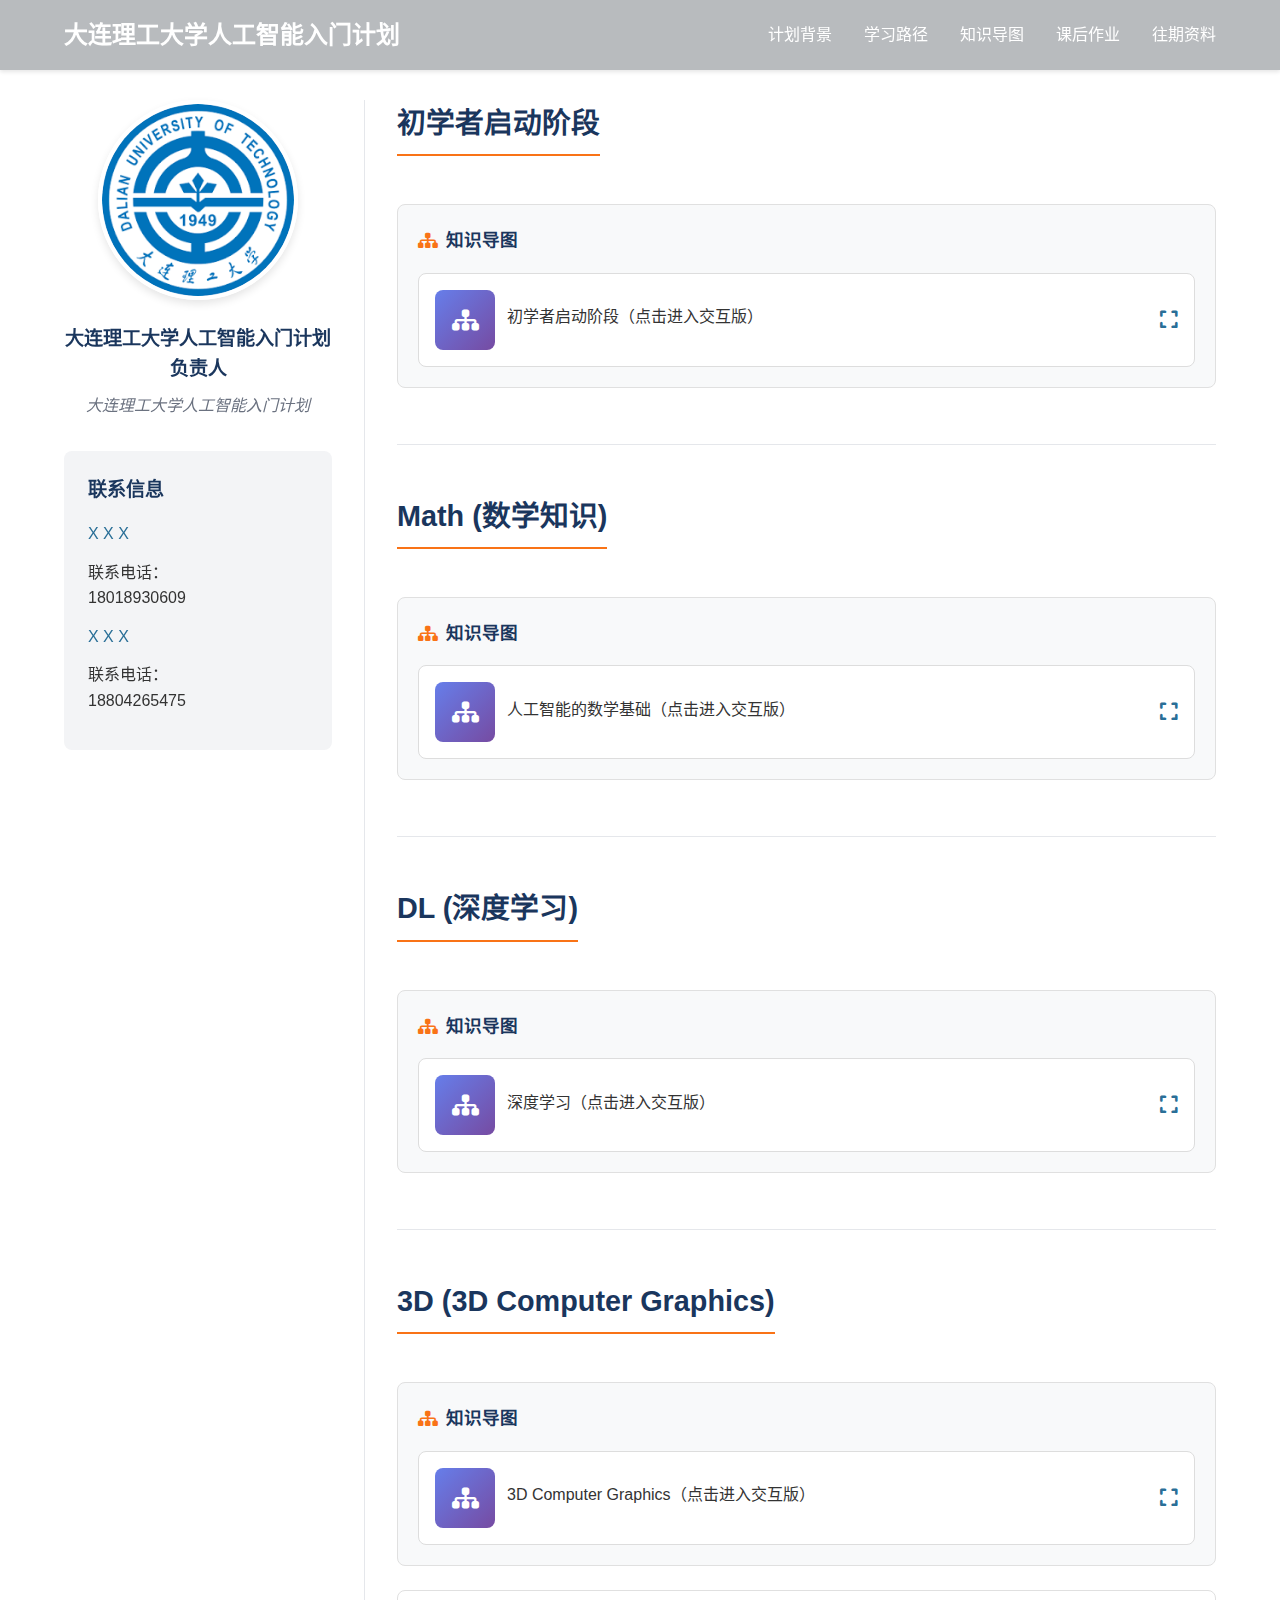
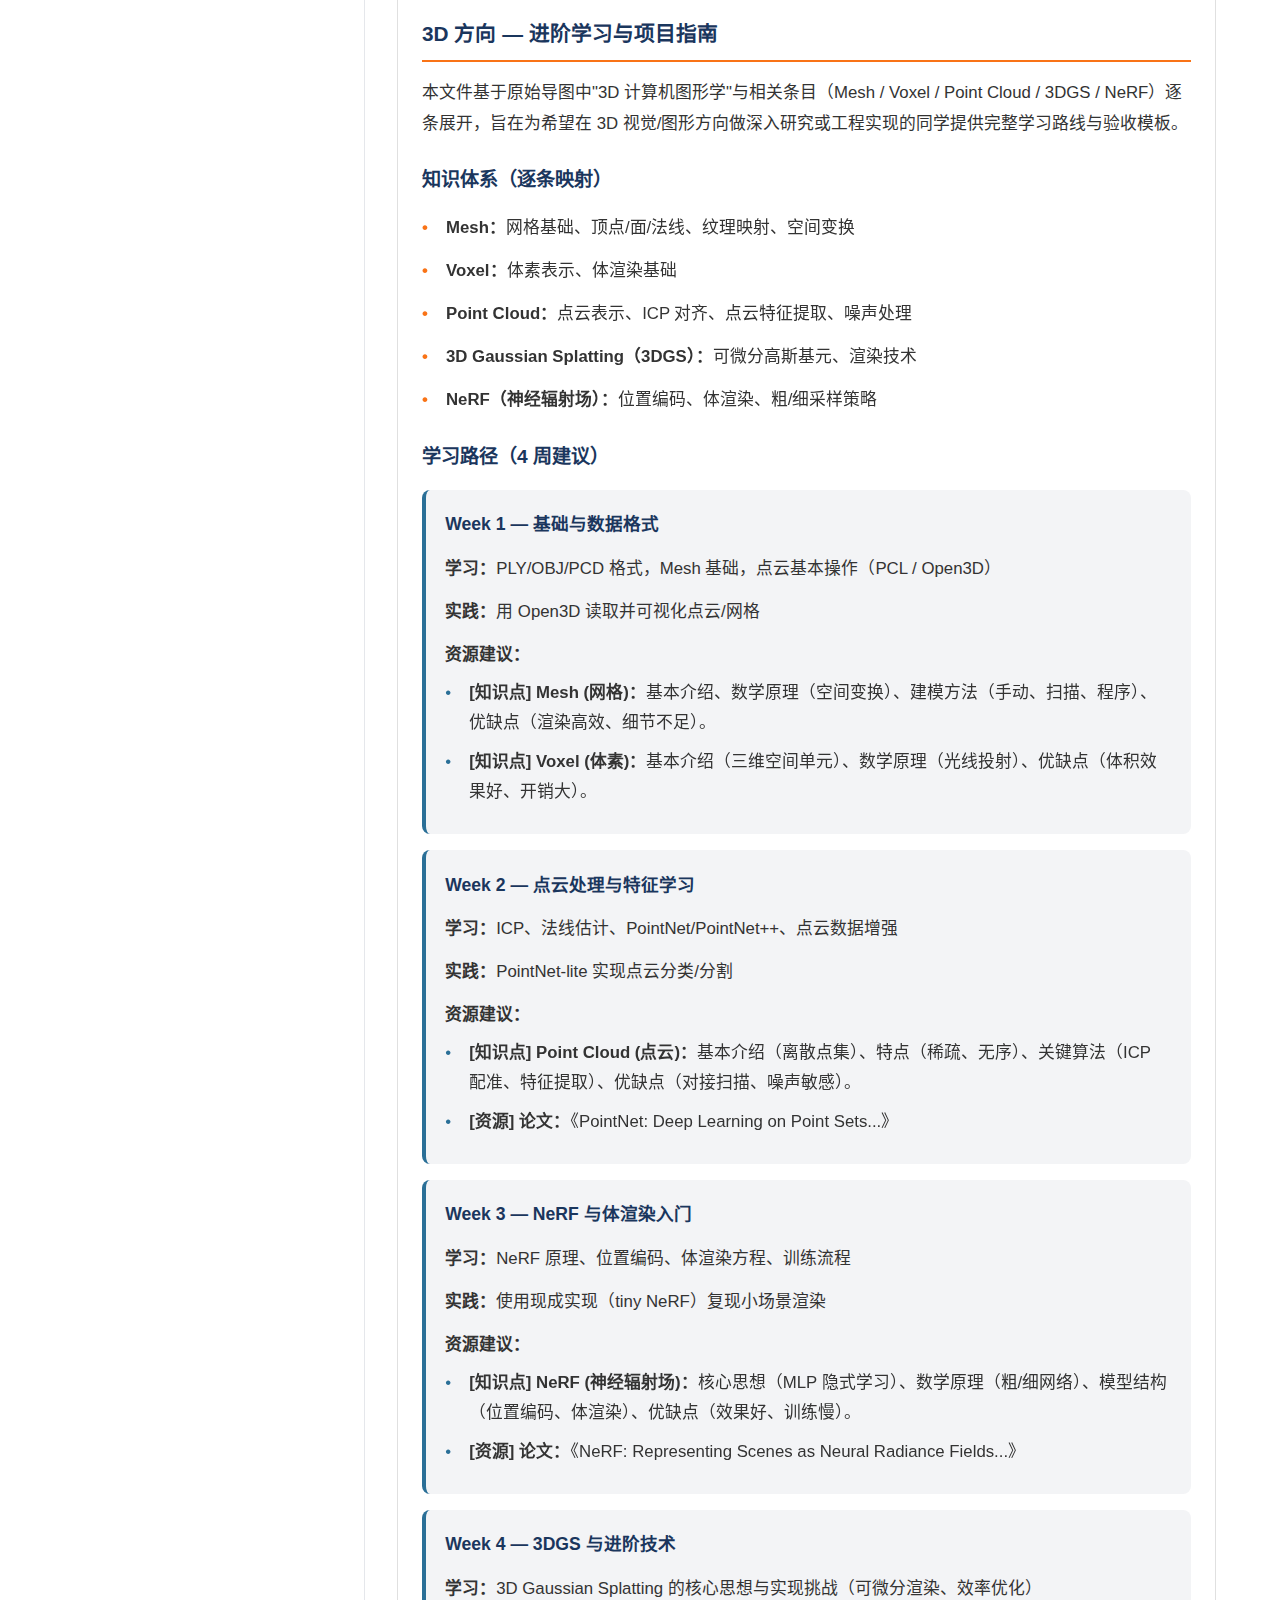
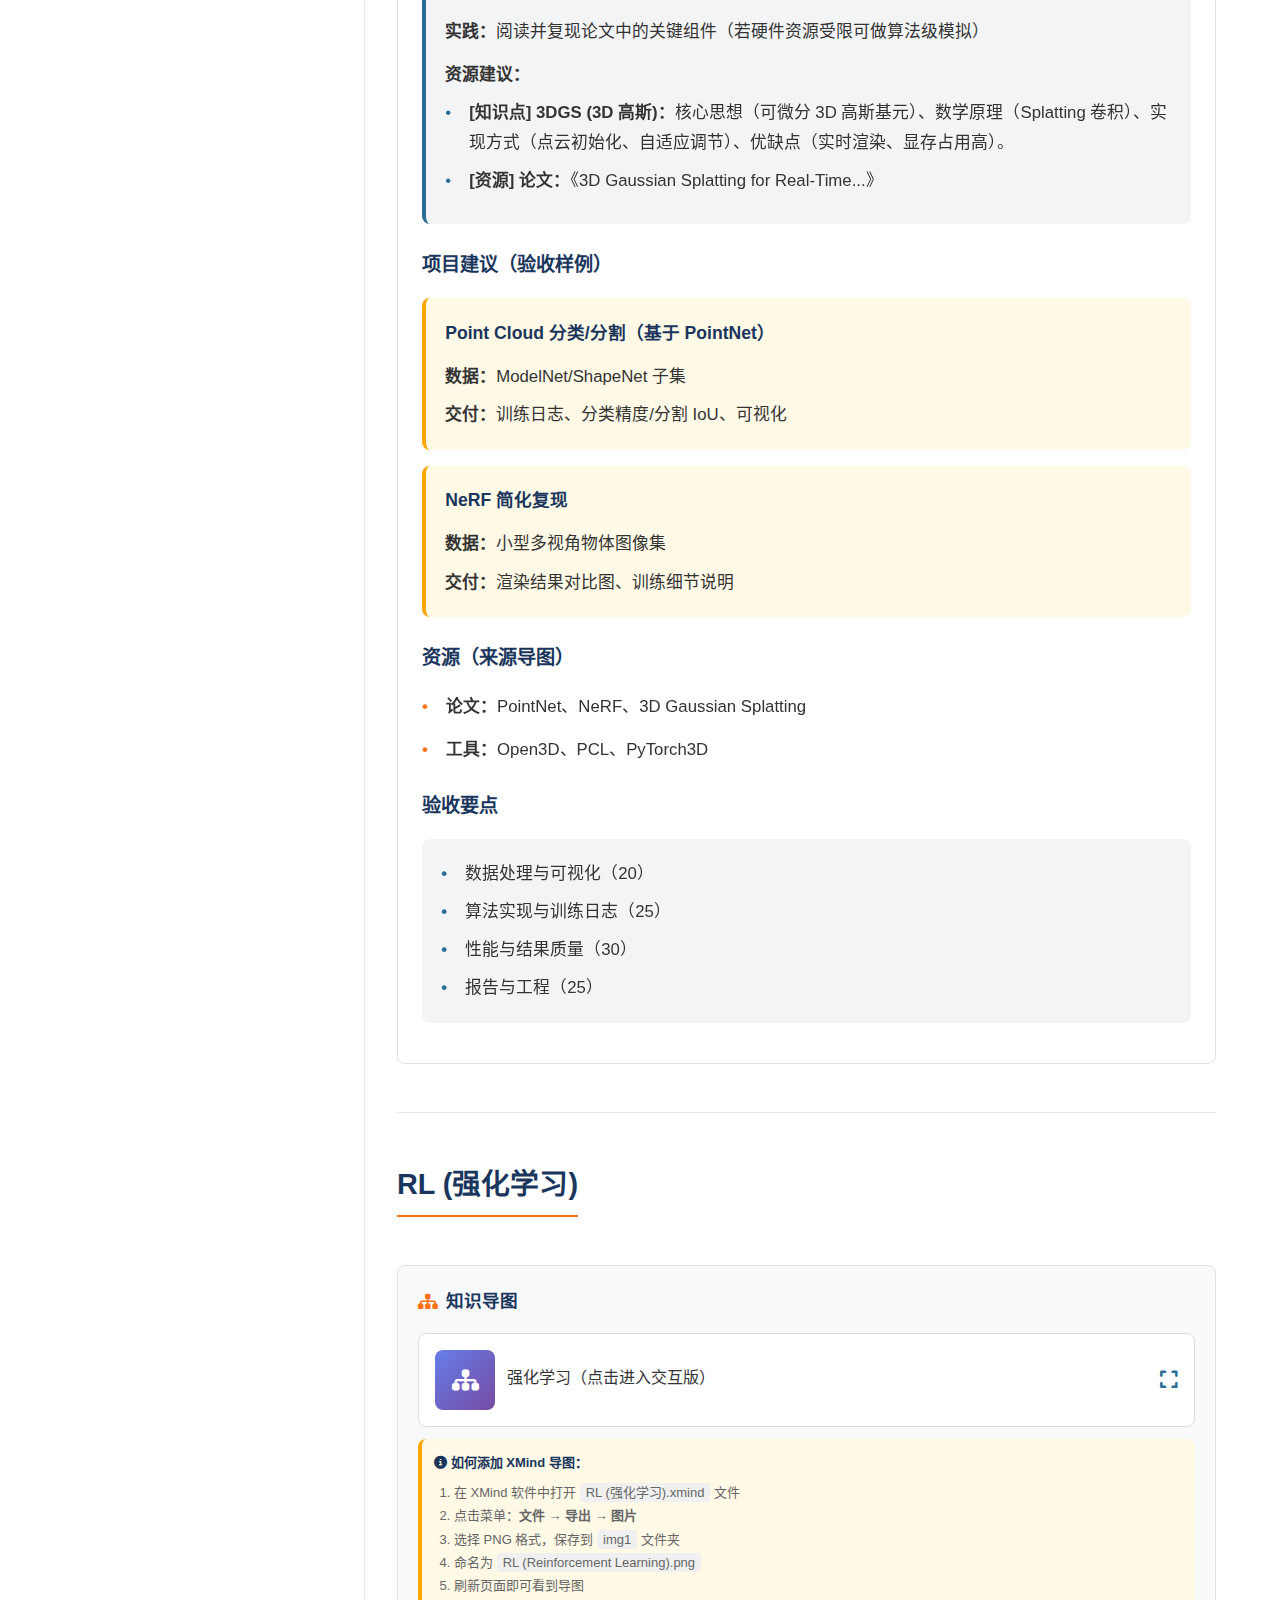
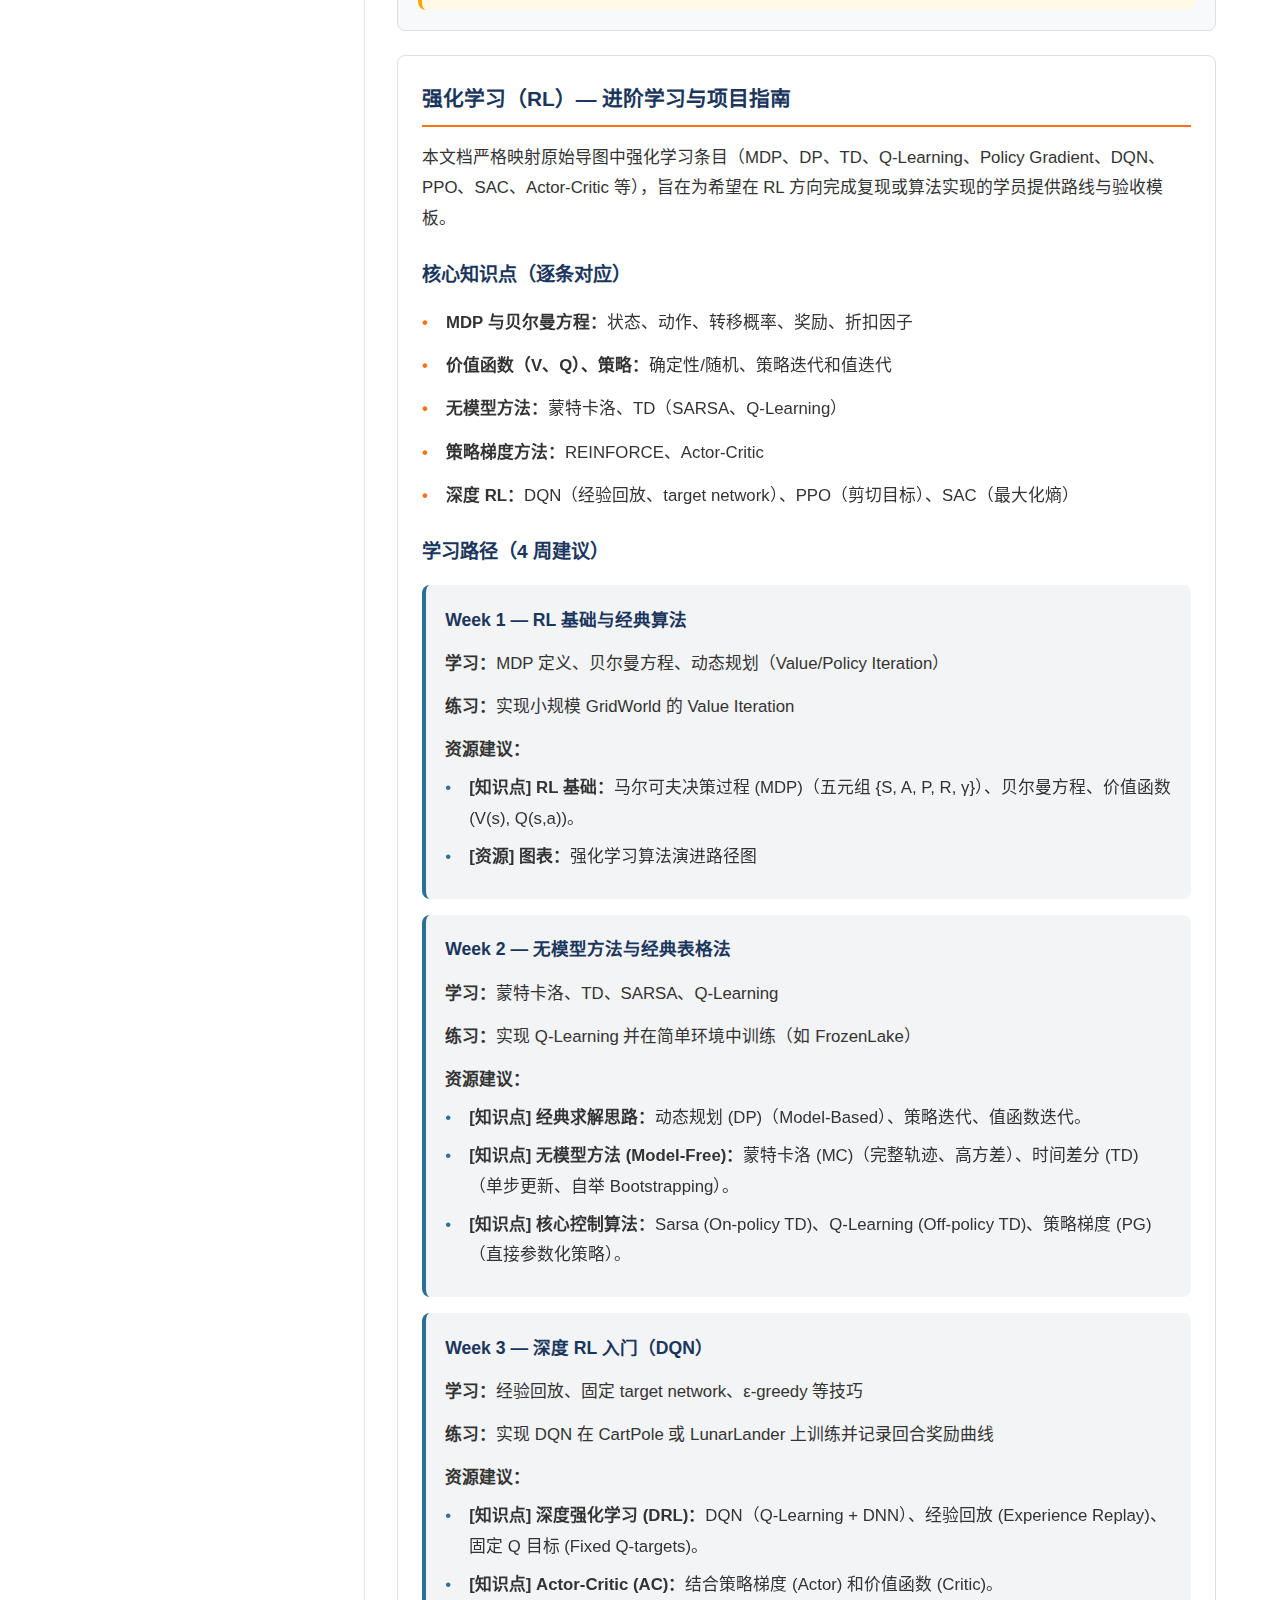
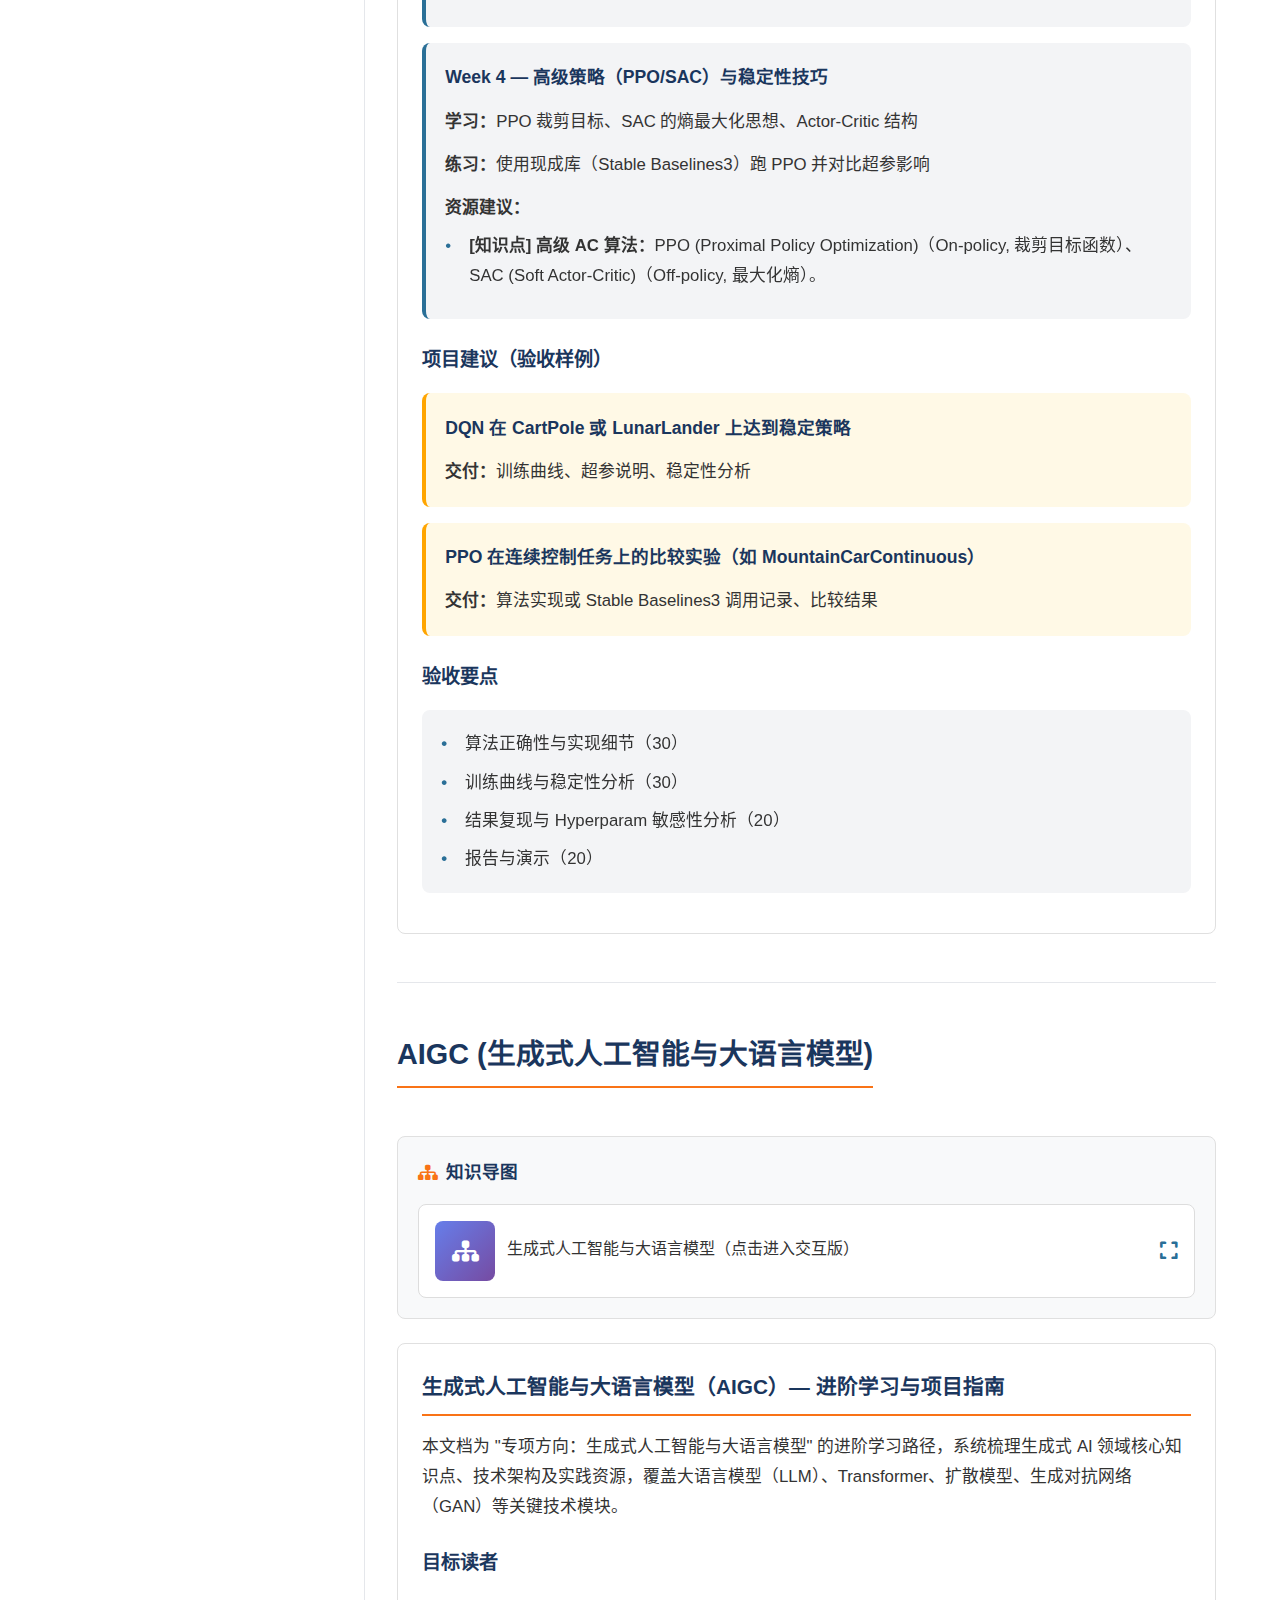
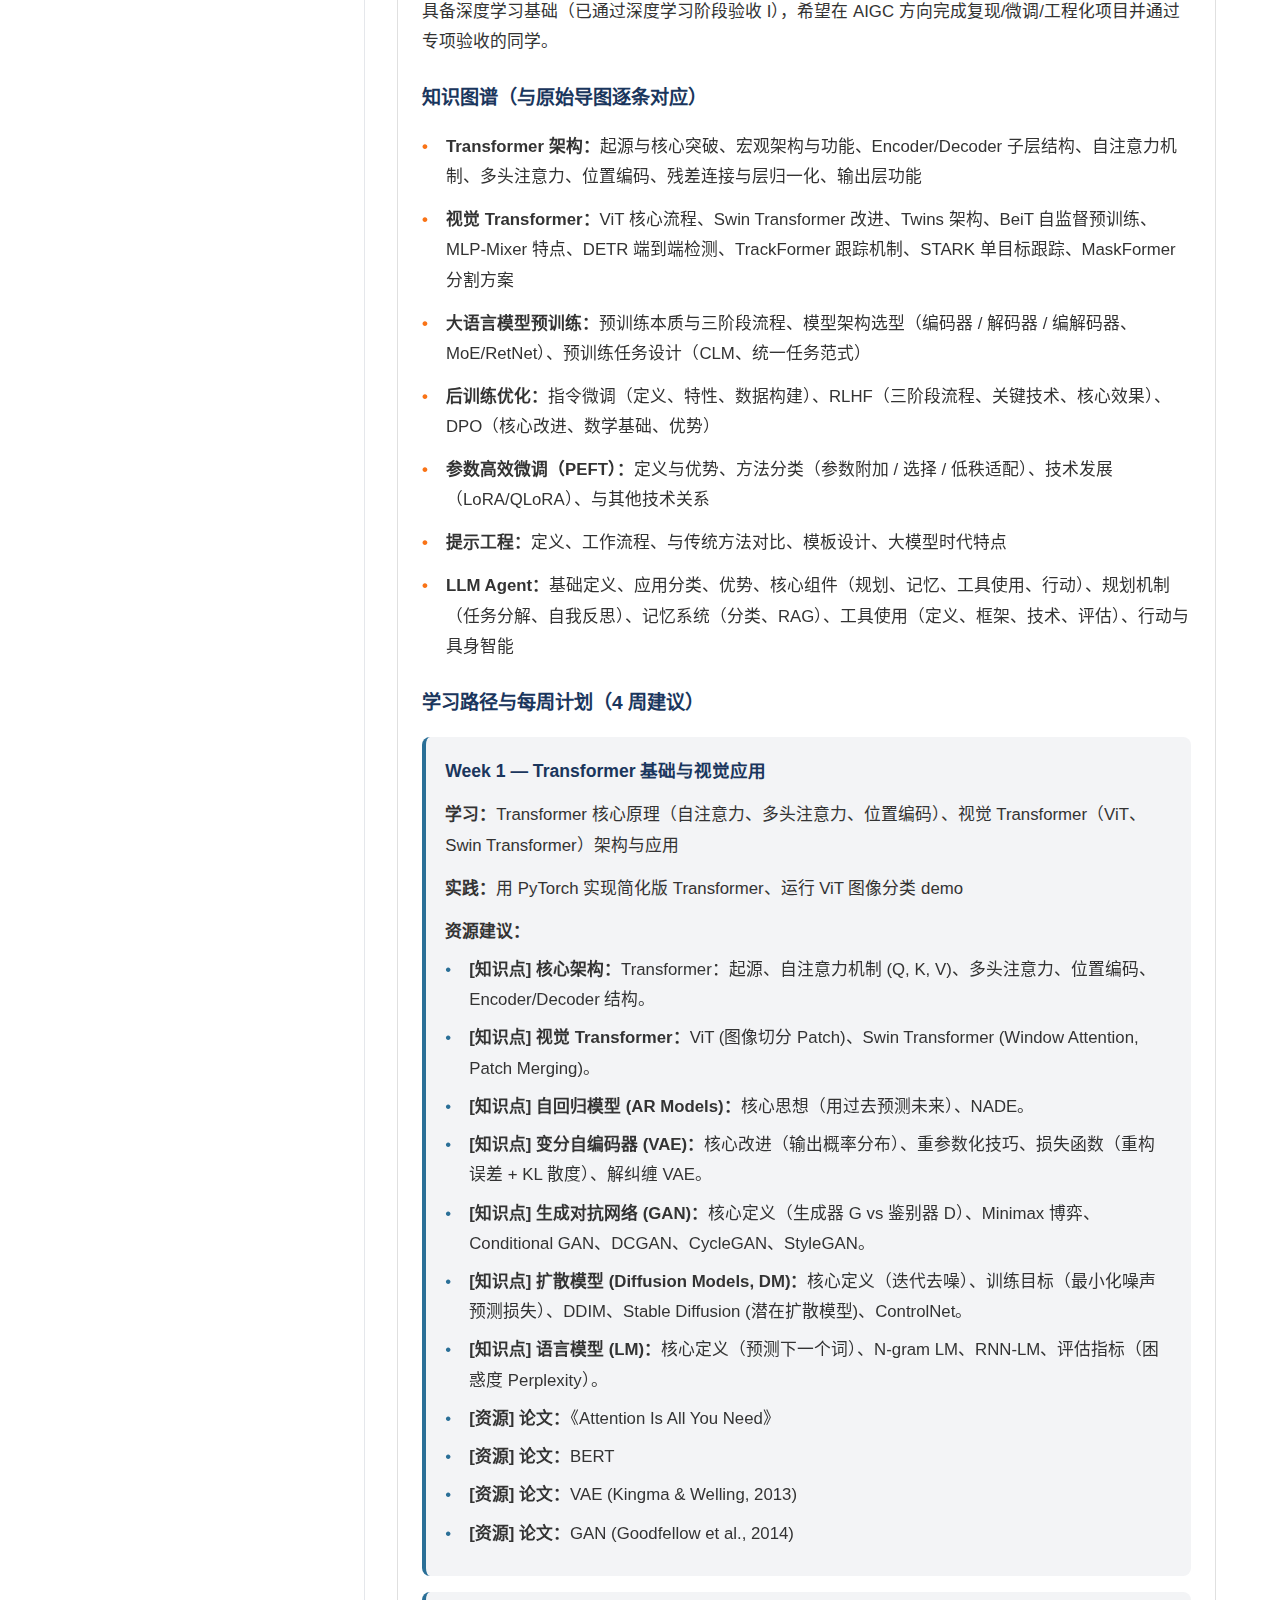
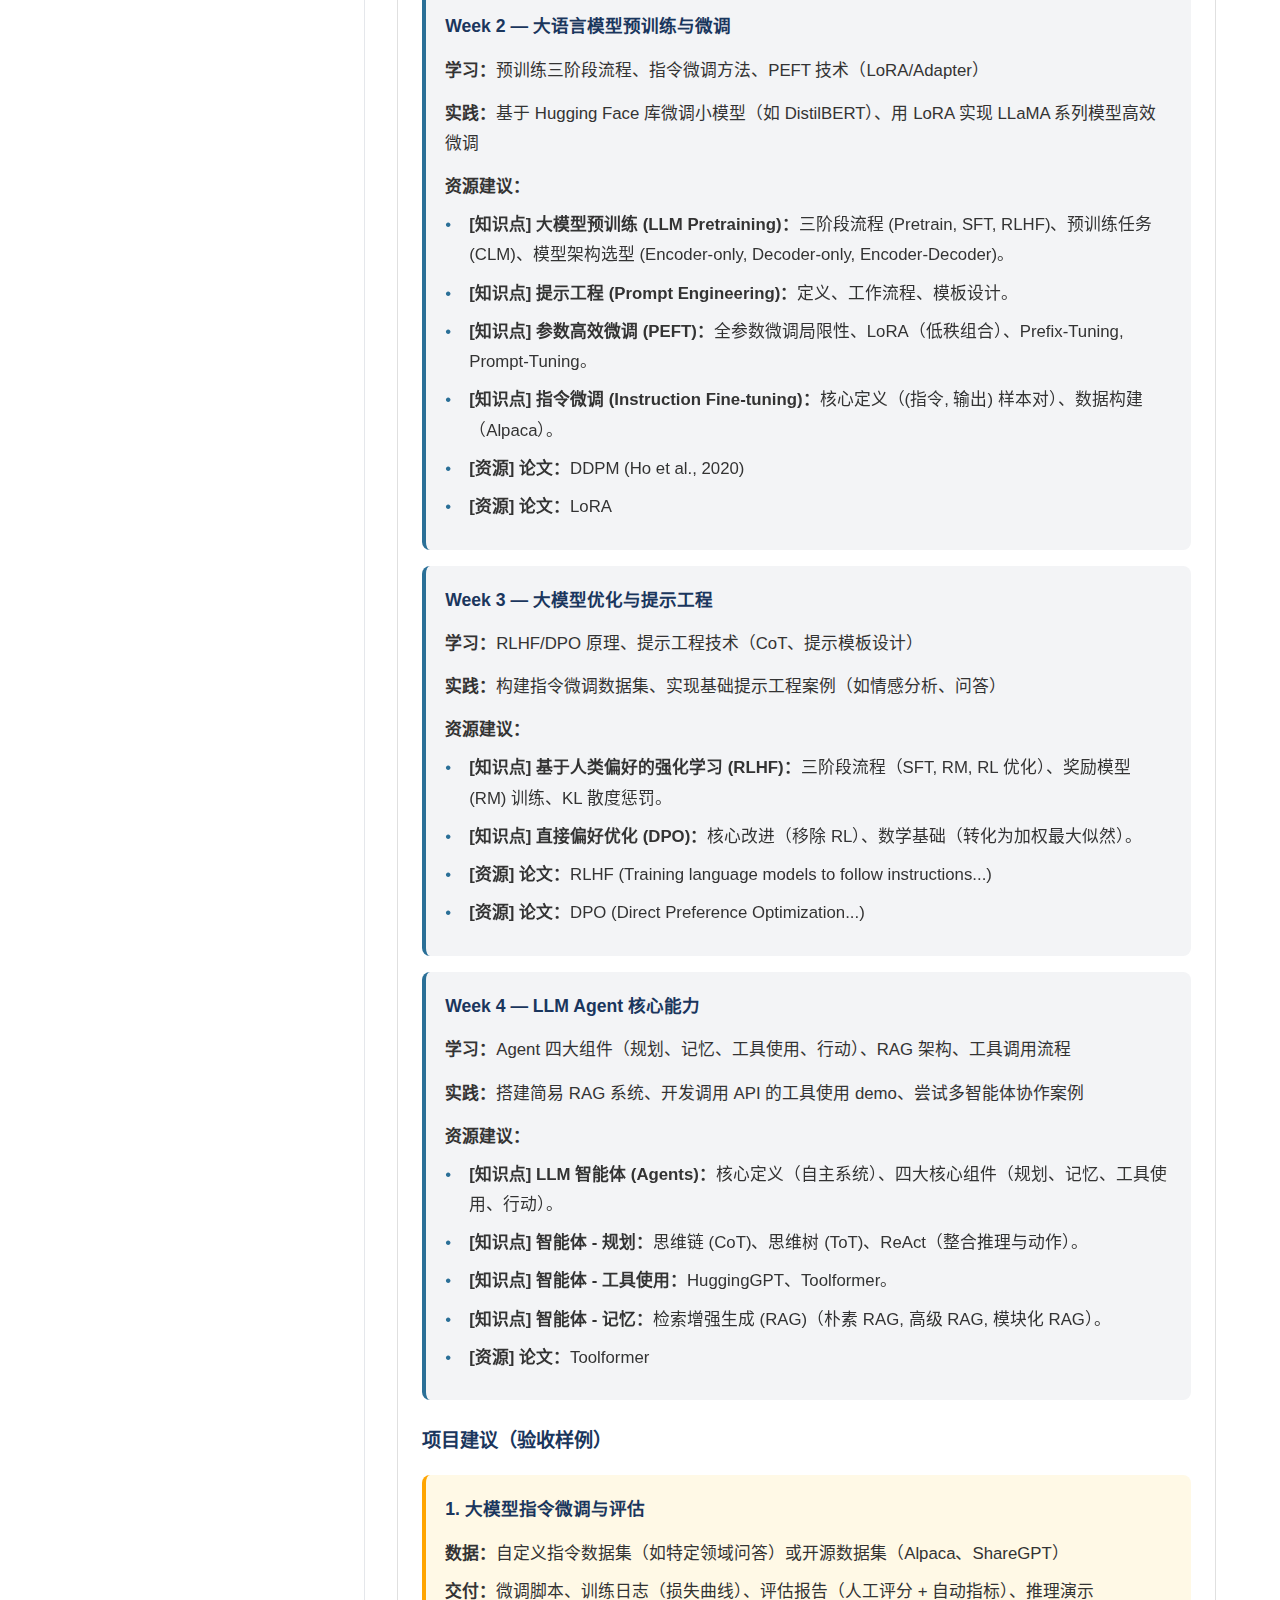
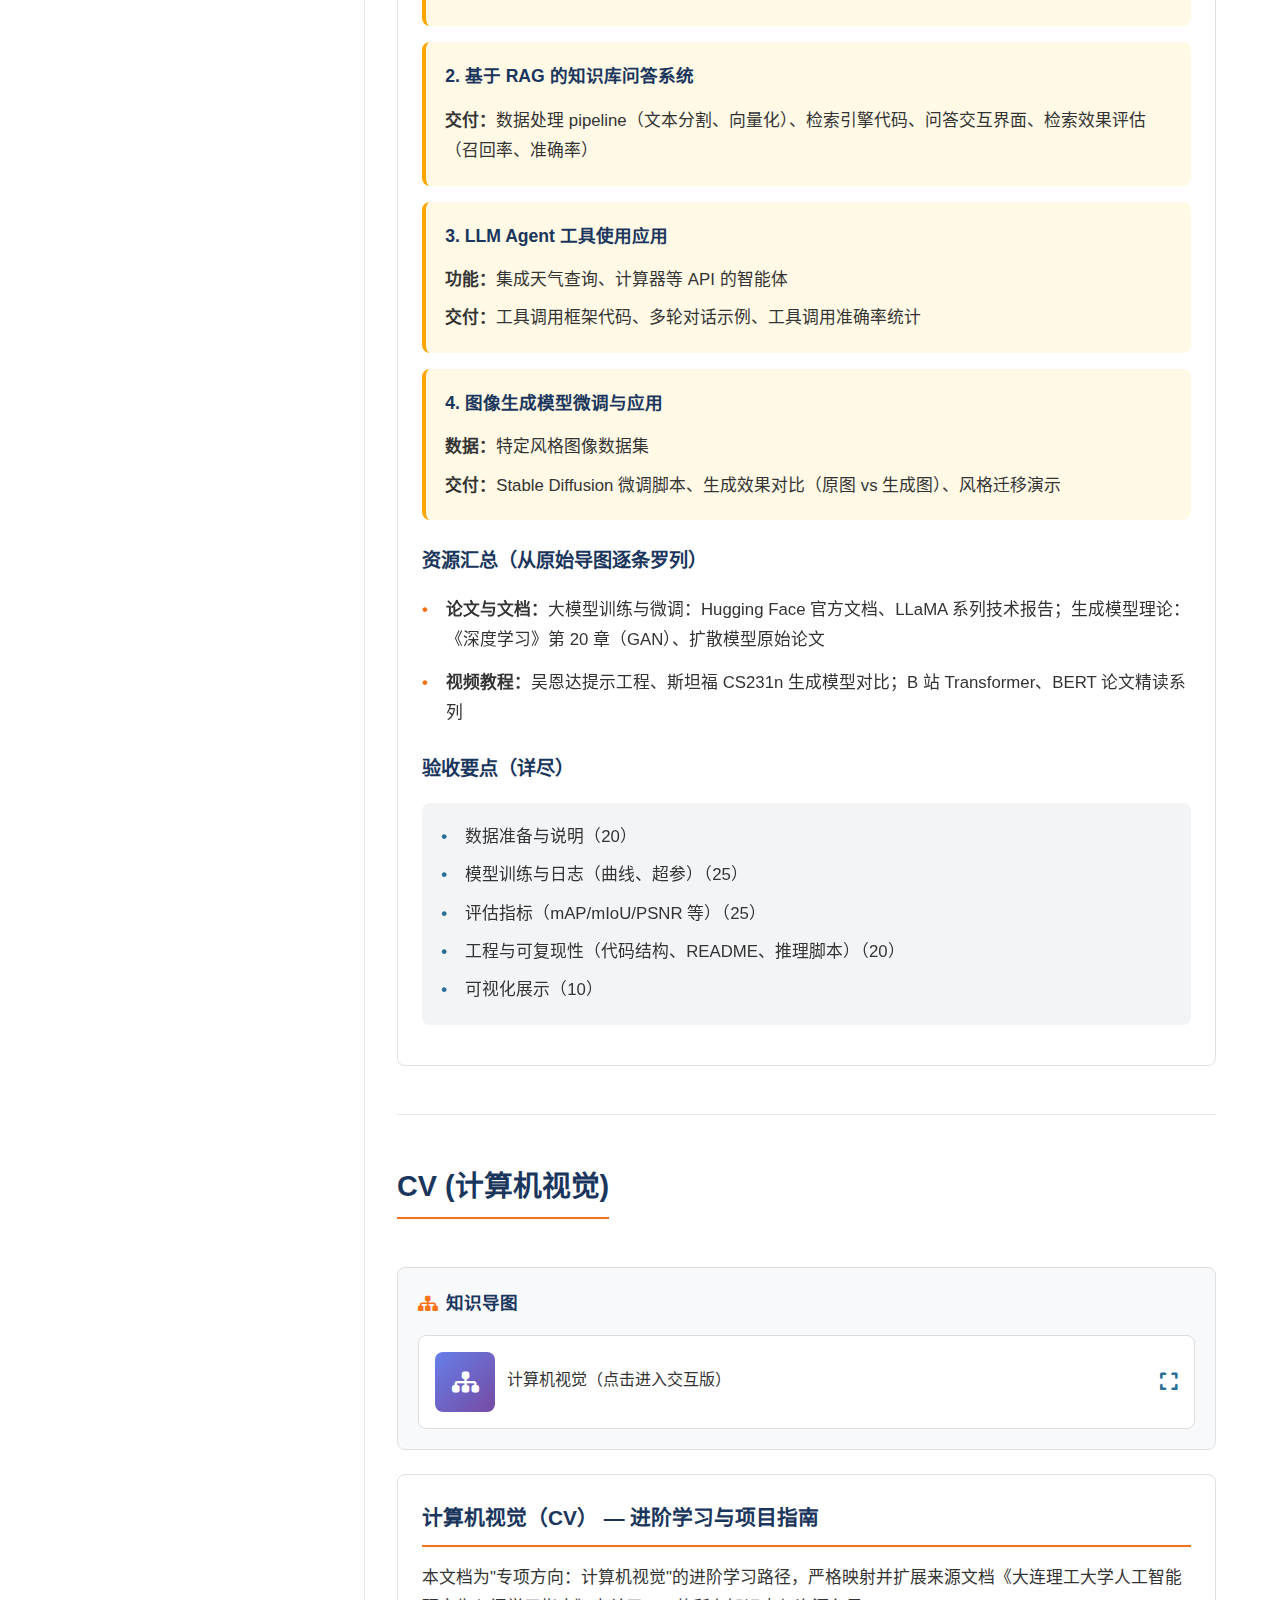
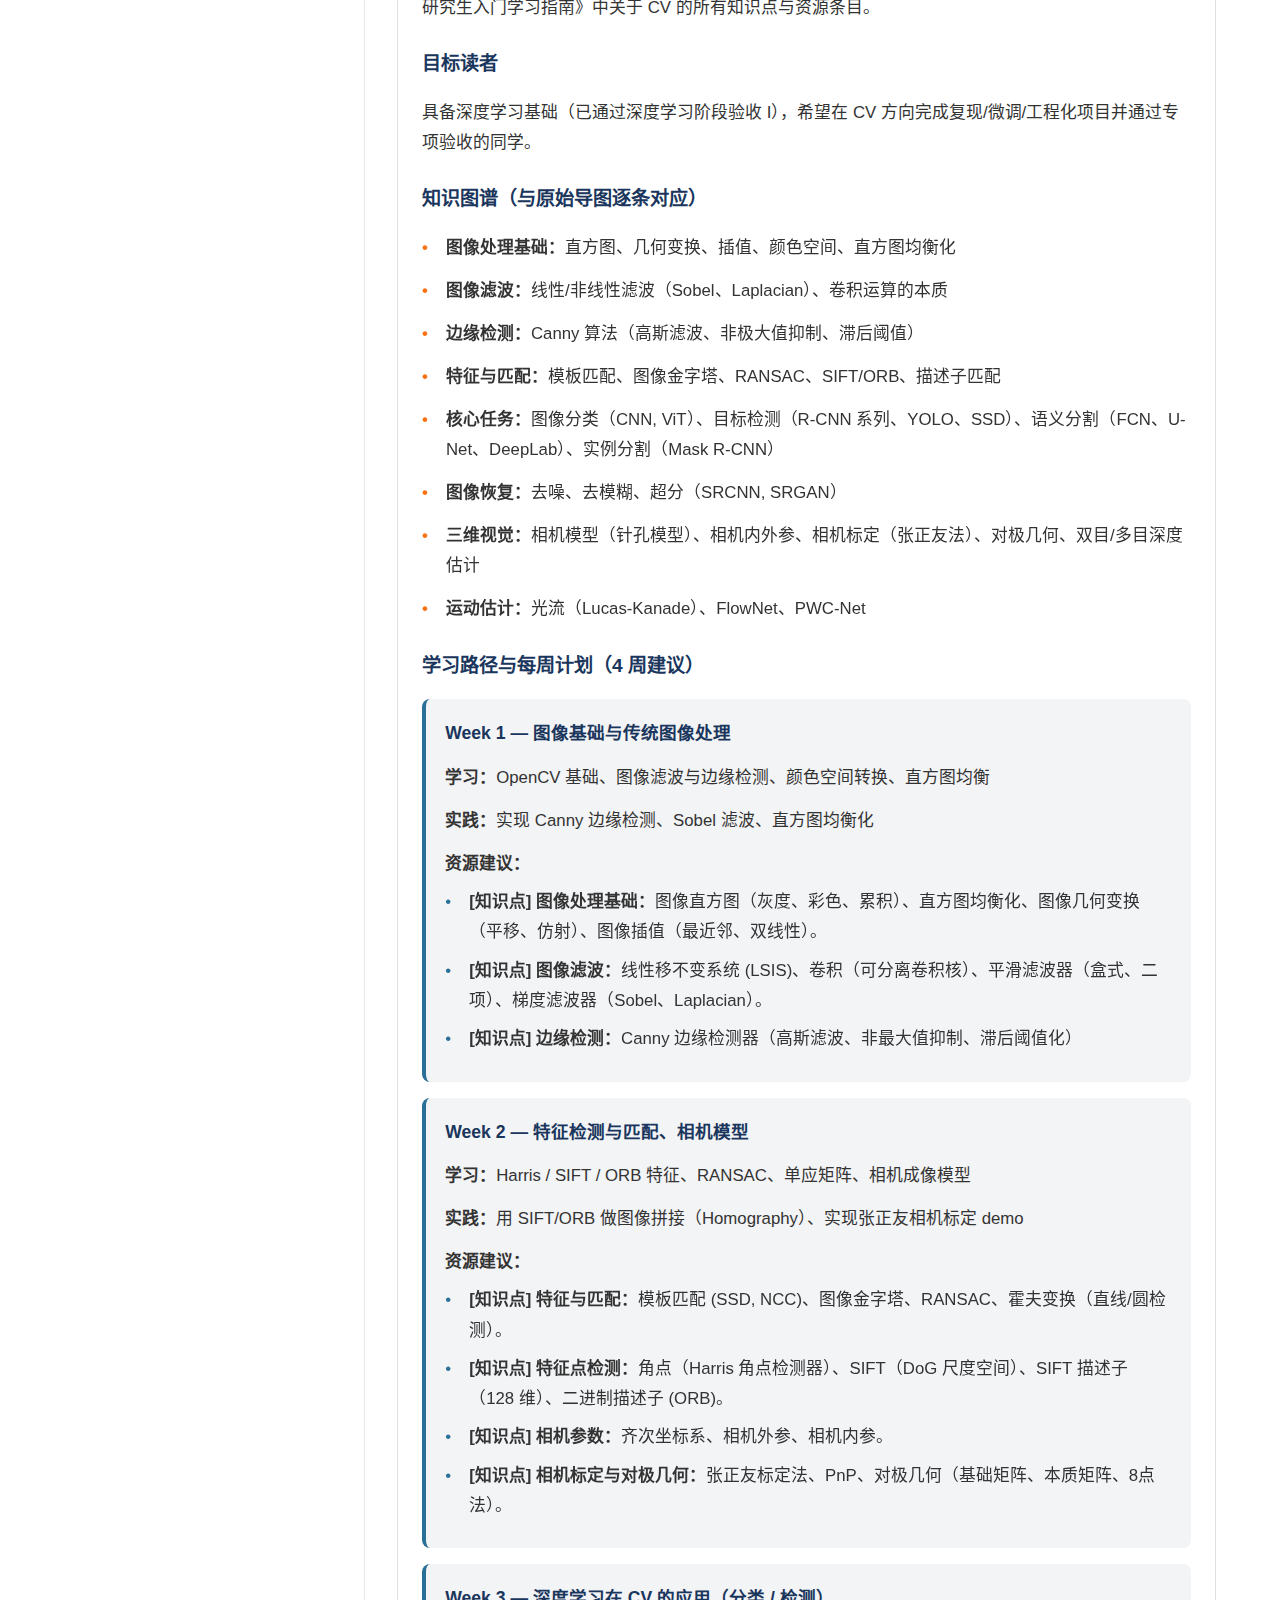
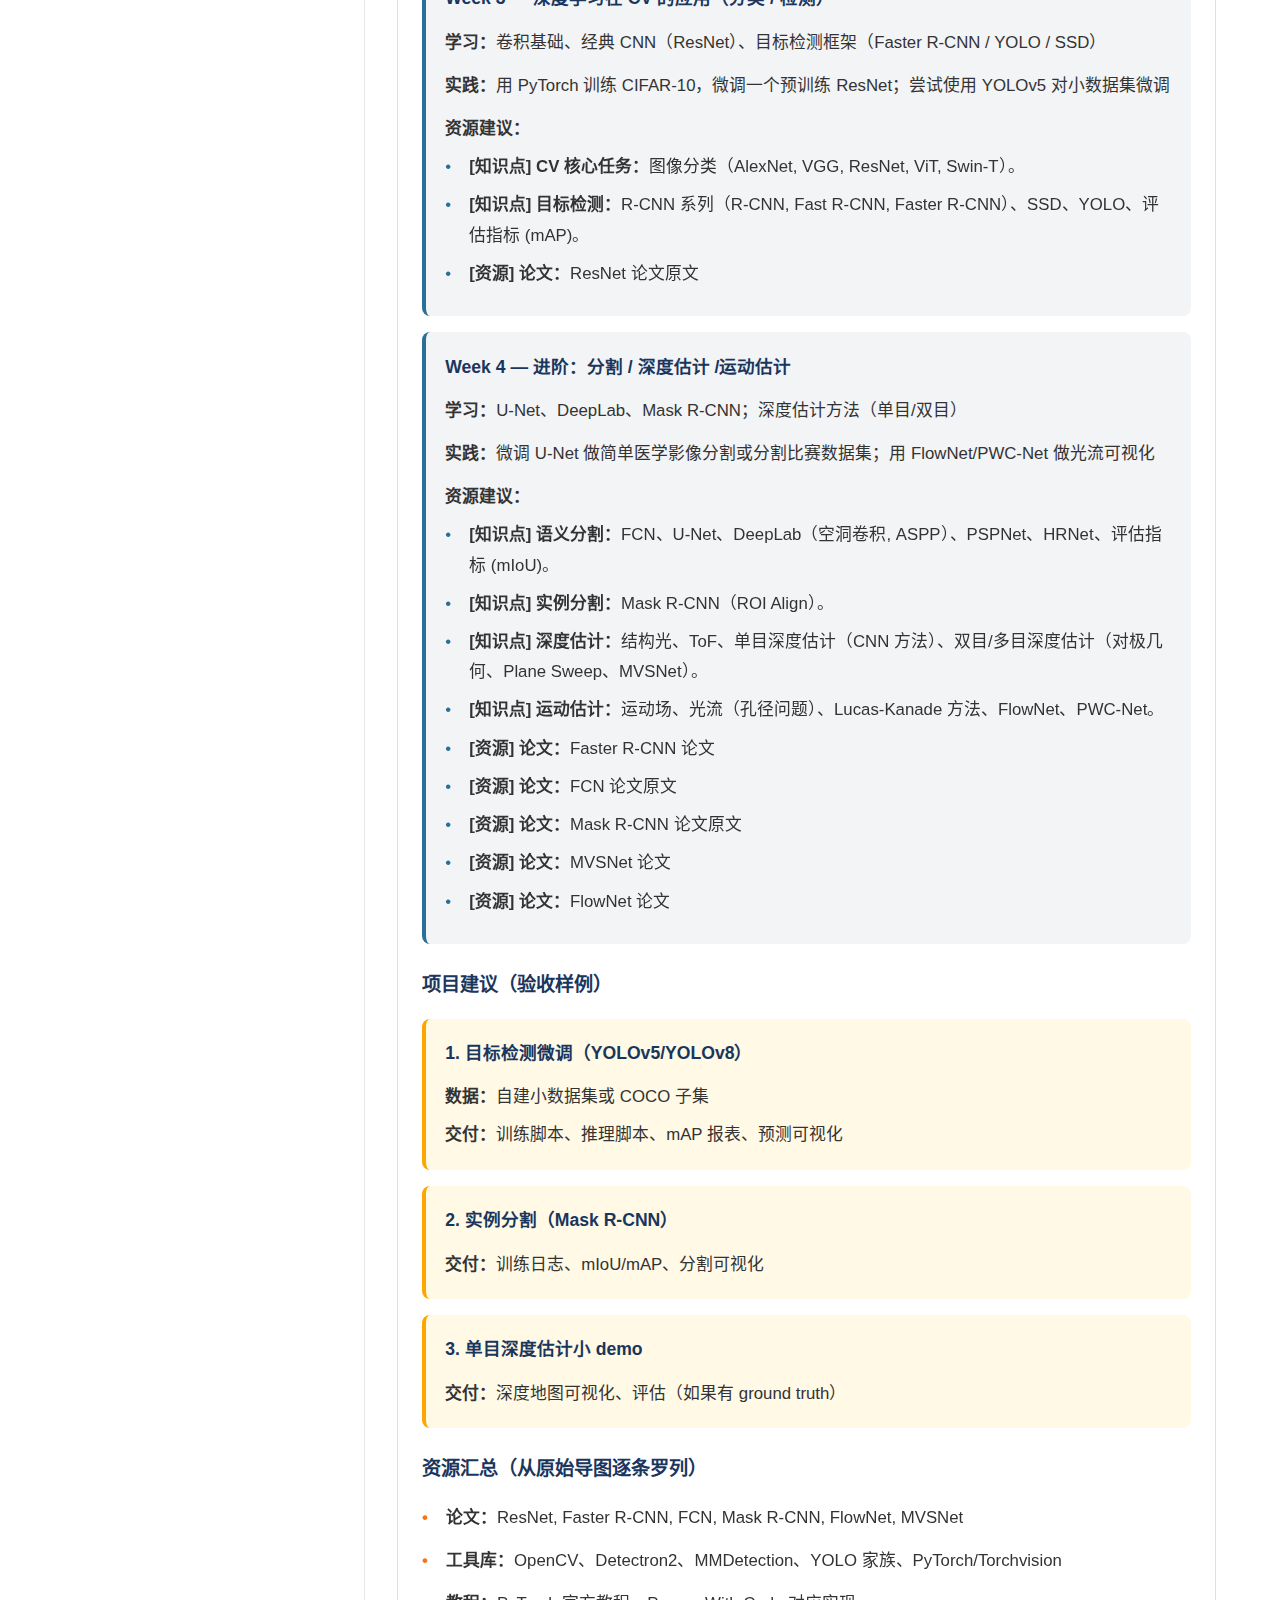
<file: path-planning.html>
<!DOCTYPE html>
<html lang="zh-CN">

<head>
    <meta charset="UTF-8">
    <meta name="viewport" content="width=device-width, initial-scale=1.0">
    <title>知识导图 - 大连理工大学人工智能入门计划</title>
    <link rel="stylesheet" type="text/css" href="./css/index.css">
    <link rel="stylesheet" href="https://cdnjs.cloudflare.com/ajax/libs/font-awesome/6.4.0/css/all.min.css">
    <style>
        /* 内嵌CSS */
        :root {
            --primary-color: #1a365d;
            --secondary-color: #2a6f97;
            --accent-color: #f97316;
            --text-color: #333333;
            --light-gray: #f3f4f6;
            --medium-gray: #e5e7eb;
            --dark-gray: #6b7280;
        }

        * {
            margin: 0;
            padding: 0;
            box-sizing: border-box;
            font-family: 'Segoe UI', Tahoma, Geneva, Verdana, sans-serif;
        }

        body {
            color: var(--text-color);
            line-height: 1.6;
            background-color: #ffffff;
        }

        /* 导航栏样式 */
        .navbar {
            background-color: #b8bbbe;
            color: white;
            padding: 1rem 0;
            position: fixed;
            width: 100%;
            top: 0;
            z-index: 1000;
            transition: all 0.3s ease;
            box-shadow: 0 2px 4px rgba(0, 0, 0, 0.1);
        }

        .navbar-scrolled {
            background-color: rgba(128, 129, 131, 0.95);
            padding: 0.8rem 0;
        }

        .container {
            max-width: 1200px;
            margin: 0 auto;
            padding: 0 1.5rem;
        }

        .navbar-content {
            display: flex;
            justify-content: space-between;
            align-items: center;
        }

        .logo {
            font-size: 1.5rem;
            font-weight: bold;
            color: white;
            text-decoration: none;
        }

        .nav-links {
            display: flex;
            list-style: none;
        }

        .nav-links li {
            margin-left: 2rem;
        }

        .nav-links a {
            color: white;
            text-decoration: none;
            font-weight: 500;
            transition: color 0.3s ease;
        }

        .nav-links a:hover {
            color: var(--accent-color);
        }

        .menu-toggle {
            display: none;
            color: white;
            font-size: 1.5rem;
            cursor: pointer;
        }

        /* 移动端菜单 */
        .mobile-menu {
            display: none;
            position: absolute;
            top: 100%;
            left: 0;
            width: 100%;
            background-color: var(--primary-color);
            box-shadow: 0 4px 6px rgba(0, 0, 0, 0.1);
        }

        .mobile-menu.active {
            display: block;
        }

        .mobile-menu li {
            padding: 1rem 1.5rem;
            border-bottom: 1px solid rgba(255, 255, 255, 0.1);
        }

        .mobile-menu a {
            color: white;
            text-decoration: none;
            display: block;
        }

        /* 主要内容区域 */
        .main-content {
            display: flex;
            margin-top: 100px;
            margin-bottom: 50px;
        }

        /* 侧边栏样式 */
        .sidebar {
            width: 300px;
            padding-right: 2rem;
            position: sticky;
            top: 100px;
            align-self: flex-start;
        }

        .profile {
            text-align: center;
            margin-bottom: 2rem;
        }

        .profile-image {
            width: 200px;
            height: 200px;
            border-radius: 50%;
            object-fit: cover;
            margin-bottom: 1rem;
            border: 4px solid white;
            box-shadow: 0 4px 8px rgba(0, 0, 0, 0.1);
        }

        .profile-name {
            font-size: 1.2rem;
            font-weight: bold;
            margin-bottom: 0.5rem;
            color: var(--primary-color);
        }

        .profile-title {
            color: var(--dark-gray);
            font-style: italic;
            margin-bottom: 1rem;
        }

        .contact-info {
            text-align: left;
            background-color: var(--light-gray);
            padding: 1.5rem;
            border-radius: 8px;
            margin-bottom: 2rem;
        }

        .contact-info h3 {
            font-size: 1.2rem;
            margin-bottom: 1rem;
            color: var(--primary-color);
        }

        .contact-item {
            display: flex;
            align-items: center;
            margin-bottom: 0.8rem;
        }

        .contact-item i {
            margin-right: 0.8rem;
            color: var(--secondary-color);
            width: 20px;
            text-align: center;
        }

        .contact-item a {
            color: var(--secondary-color);
            text-decoration: none;
            transition: color 0.3s ease;
        }

        .contact-item a:hover {
            color: var(--accent-color);
        }

        .toc {
            background-color: var(--light-gray);
            padding: 1.5rem;
            border-radius: 8px;
        }

        .toc h3 {
            font-size: 1.2rem;
            margin-bottom: 1rem;
            color: var(--primary-color);
        }

        .toc-list {
            list-style: none;
        }

        .toc-list li {
            margin-bottom: 0.8rem;
        }

        .toc-link {
            color: var(--secondary-color);
            text-decoration: none;
            transition: all 0.3s ease;
            display: block;
            padding: 0.3rem 0;
            border-left: 3px solid transparent;
        }

        .toc-link:hover,
        .toc-link.active {
            color: var(--accent-color);
            border-left: 3px solid var(--accent-color);
            padding-left: 0.5rem;
        }

        /* 内容区域样式 */
        .content {
            flex: 1;
            padding-left: 2rem;
            border-left: 1px solid var(--medium-gray);
        }

        .section {
            margin-bottom: 3rem;
            padding-bottom: 2rem;
            border-bottom: 1px solid var(--medium-gray);
        }

        .section:last-child {
            border-bottom: none;
        }

        .section-title {
            font-size: 1.8rem;
            margin-bottom: 1.5rem;
            color: var(--primary-color);
            padding-bottom: 0.5rem;
            border-bottom: 2px solid var(--accent-color);
            display: inline-block;
        }

        .section-content {
            font-size: 1.05rem;
            line-height: 1.8;
        }

        /* 响应式设计 */
        @media (max-width: 992px) {
            .main-content {
                flex-direction: column;
            }

            .sidebar {
                width: 100%;
                padding-right: 0;
                position: static;
                margin-bottom: 2rem;
            }

            .content {
                padding-left: 0;
                border-left: none;
            }

            .nav-links {
                display: none;
            }

            .menu-toggle {
                display: block;
            }

            .mobile-menu {
                display: none;
            }

            .mobile-menu.hidden {
                display: none;
            }
        }

        @media (max-width: 768px) {
            .container {
                padding: 0 1rem;
            }

            .profile-image {
                width: 150px;
                height: 150px;
            }

            .section-title {
                font-size: 1.5rem;
            }
        }

        @media (max-width: 576px) {
            .profile-name {
                font-size: 1.3rem;
            }

            .section-title {
                font-size: 1.3rem;
            }

            .section-content {
                font-size: 1rem;
            }
        }
    </style>
</head>
<script>
    // 内嵌JavaScript
    document.addEventListener('DOMContentLoaded', function () {
        // 导航栏滚动效果
        const navbar = document.getElementById('navbar');
        window.addEventListener('scroll', function () {
            if (window.scrollY > 50) {
                navbar.classList.add('navbar-scrolled');
            } else {
                navbar.classList.remove('navbar-scrolled');
            }
        });

        // 平滑滚动
        document.querySelectorAll('a[href^="#"]').forEach(anchor => {
            anchor.addEventListener('click', function (e) {
                e.preventDefault();
                const targetId = this.getAttribute('href');
                const targetElement = document.querySelector(targetId);
                if (targetElement) {
                    window.scrollTo({
                        top: targetElement.offsetTop - 70,
                        behavior: 'smooth'
                    });
                }
            });
        });

        // 目录导航激活状态
        const sections = document.querySelectorAll('section');
        const navLinks = document.querySelectorAll('.toc-link');

        window.addEventListener('scroll', function () {
            let current = '';

            sections.forEach(section => {
                const sectionTop = section.offsetTop;
                const sectionHeight = section.clientHeight;
                if (window.scrollY >= sectionTop - 100) {
                    current = section.getAttribute('id');
                }
            });

            navLinks.forEach(link => {
                link.classList.remove('active');
                if (link.getAttribute('href') === `#${current}`) {
                    link.classList.add('active');
                }
            });
        });

        // 移动端菜单切换
        const menuToggle = document.getElementById('menu-toggle');
        const mobileMenu = document.getElementById('mobile-menu');

        menuToggle.addEventListener('click', function () {
            mobileMenu.classList.toggle('hidden');
        });
    });

</script>

<body>
    <!-- 导航栏 -->
    <nav class="navbar" id="navbar">
        <div class="container">
            <div class="navbar-content">
                <a href="index.html" class="logo">大连理工大学人工智能入门计划</a>
                <ul class="nav-links">
                    <li><a href="index.html#about">计划背景</a></li>

                    <li><a href="./beginner-guide.html">学习路径</a></li>
                    <li><a href="path-planning.html">知识导图</a></li>
                    <li><a href="./results.html">课后作业</a></li>
                    <li><a href="./previous.html">往期资料</a></li>
                </ul>
                <div class="menu-toggle" id="menu-toggle">
                    <i class="fa fa-bars"></i>
                </div>
            </div>
            <ul class="mobile-menu" id="mobile-menu">
                <li><a href="index.html#about">计划背景</a></li>

                <li><a href="path-planning.html">知识导图</a></li>
                <li><a href="./beginner-guide.html">学习路径</a></li>
                <li><a href="./results.html">课后作业</a></li>
                <li><a href="./previous.html">往期资料</a></li>
            </ul>
        </div>
    </nav>

    <!-- 主要内容区域 -->
    <div class="container">
        <div class="main-content">
            <!-- 侧边栏 -->
            <div class="sidebar">
                <div class="profile">
                    <img src=img1/logo.png
                        alt="个人照片" class="profile-image">
                    <h2 class="profile-name">大连理工大学人工智能入门计划负责人</h2>
                    <p class="profile-title">大连理工大学人工智能入门计划</p>
                </div>

                <div class="contact-info">
                    <h3>联系信息</h3>
                    <div class="contact-item">
                        <a href="mailto:research@example.com">X X X </a>
                    </div>
                    <div class="contact-item">
                        <span>联系电话：<br>18018930609</span>
                    </div>
                    <div class="contact-item">
                        <a href="" target="_blank">X X X</a>
                    </div>
                    <div class="contact-item">
                        <span>联系电话：<br>18804265475</span>
                    </div>
                </div>


            </div>

            <!-- 内容区域 -->
            <div class="content">


                <!-- 初学者启动阶段 -->
                <section id="beginner" class="section">
                    <h2 class="section-title">初学者启动阶段</h2>
                    <div class="section-content">
                        <!-- xmind文件显示区域 -->
                        <div
                            style="margin: 24px 0; padding: 20px; background-color: #f8f9fa; border: 1px solid #e0e0e0; border-radius: 8px;">
                            <div style="margin-bottom: 16px;">
                                <h4
                                    style="font-size: 1.1rem; font-weight: bold; color: var(--primary-color); margin-bottom: 12px; display: flex; align-items: center; gap: 8px;">
                                    <i class="fas fa-sitemap" style="color: var(--accent-color);"></i>
                                    <span>知识导图</span>
                                </h4>
                            </div>

                            <!-- XMind 文件显示区域 - 自动检测图片是否存在 -->
                            <div id="xmind-display-beginner">
                                <a href="./interactive/初学者启动阶段.html"
                                    style="background-color: white; padding: 16px; border-radius: 8px; border: 1px solid #ddd; display: block; text-decoration: none; transition: all 0.3s;"
                                    onmouseover="this.style.boxShadow='0 4px 12px rgba(0,0,0,0.1)'"
                                    onmouseout="this.style.boxShadow='none'">
                                    <div style="display: flex; align-items: center; gap: 12px;">
                                        <div
                                            style="width: 60px; height: 60px; background: linear-gradient(135deg, #667eea 0%, #764ba2 100%); border-radius: 8px; display: flex; align-items: center; justify-content: center; color: white; font-size: 24px;">
                                            <i class="fas fa-sitemap"></i>
                                        </div>
                                        <div style="flex: 1;">
                                            <div
                                                style="font-size: 16px; font-weight: 500; color: #333; margin-bottom: 4px;">
                                                初学者启动阶段（点击进入交互版）
                                            </div>
                                        </div>
                                        <div style="color: var(--secondary-color); font-size: 20px;">
                                            <i class="fas fa-expand"></i>
                                        </div>
                                    </div>
                                </a>
                            </div>
                        </div>
                    </div>
                </section>

                <!-- Math (数学知识) -->
                <section id="math" class="section">
                    <h2 class="section-title">Math (数学知识)</h2>
                    <div class="section-content">
                        <!-- xmind文件显示区域 -->
                        <div
                            style="margin: 24px 0; padding: 20px; background-color: #f8f9fa; border: 1px solid #e0e0e0; border-radius: 8px;">
                            <div style="margin-bottom: 16px;">
                                <h4
                                    style="font-size: 1.1rem; font-weight: bold; color: var(--primary-color); margin-bottom: 12px; display: flex; align-items: center; gap: 8px;">
                                    <i class="fas fa-sitemap" style="color: var(--accent-color);"></i>
                                    <span>知识导图</span>
                                </h4>
                            </div>

                            <!-- XMind 文件显示区域 - 自动检测图片是否存在 -->
                            <div id="xmind-display-math">
                                <a href="./interactive/人工智能的数学基础.html"
                                    style="background-color: white; padding: 16px; border-radius: 8px; border: 1px solid #ddd; display: block; text-decoration: none; transition: all 0.3s;"
                                    onmouseover="this.style.boxShadow='0 4px 12px rgba(0,0,0,0.1)'"
                                    onmouseout="this.style.boxShadow='none'">
                                    <div style="display: flex; align-items: center; gap: 12px;">
                                        <div
                                            style="width: 60px; height: 60px; background: linear-gradient(135deg, #667eea 0%, #764ba2 100%); border-radius: 8px; display: flex; align-items: center; justify-content: center; color: white; font-size: 24px;">
                                            <i class="fas fa-sitemap"></i>
                                        </div>
                                        <div style="flex: 1;">
                                            <div
                                                style="font-size: 16px; font-weight: 500; color: #333; margin-bottom: 4px;">
                                                人工智能的数学基础（点击进入交互版）
                                            </div>
                                        </div>
                                        <div style="color: var(--secondary-color); font-size: 20px;">
                                            <i class="fas fa-expand"></i>
                                        </div>
                                    </div>
                                </a>
                            </div>
                        </div>
                    </div>
                </section>

                <!-- DL (深度学习) -->
                <section id="dl" class="section">
                    <h2 class="section-title">DL (深度学习)</h2>
                    <div class="section-content">
                        <!-- xmind文件显示区域 -->
                        <div
                            style="margin: 24px 0; padding: 20px; background-color: #f8f9fa; border: 1px solid #e0e0e0; border-radius: 8px;">
                            <div style="margin-bottom: 16px;">
                                <h4
                                    style="font-size: 1.1rem; font-weight: bold; color: var(--primary-color); margin-bottom: 12px; display: flex; align-items: center; gap: 8px;">
                                    <i class="fas fa-sitemap" style="color: var(--accent-color);"></i>
                                    <span>知识导图</span>
                                </h4>
                            </div>

                            <!-- XMind 文件显示区域 - 自动检测图片是否存在 -->
                            <div id="xmind-display-dl">
                                <a href="./interactive/深度学习 (Deep Learning).html"
                                    style="background-color: white; padding: 16px; border-radius: 8px; border: 1px solid #ddd; display: block; text-decoration: none; transition: all 0.3s;"
                                    onmouseover="this.style.boxShadow='0 4px 12px rgba(0,0,0,0.1)'"
                                    onmouseout="this.style.boxShadow='none'">
                                    <div style="display: flex; align-items: center; gap: 12px;">
                                        <div
                                            style="width: 60px; height: 60px; background: linear-gradient(135deg, #667eea 0%, #764ba2 100%); border-radius: 8px; display: flex; align-items: center; justify-content: center; color: white; font-size: 24px;">
                                            <i class="fas fa-sitemap"></i>
                                        </div>
                                        <div style="flex: 1;">
                                            <div
                                                style="font-size: 16px; font-weight: 500; color: #333; margin-bottom: 4px;">
                                                深度学习（点击进入交互版）
                                            </div>
                                        </div>
                                        <div style="color: var(--secondary-color); font-size: 20px;">
                                            <i class="fas fa-expand"></i>
                                        </div>
                                    </div>
                                </a>
                            </div>
                        </div>
                    </div>
                </section>

                <!-- 3D (3D Computer Graphics) -->
                <section id="3d" class="section">
                    <h2 class="section-title">3D (3D Computer Graphics)</h2>
                    <div class="section-content">
                        <!-- xmind文件显示区域 -->
                        <div
                            style="margin: 24px 0; padding: 20px; background-color: #f8f9fa; border: 1px solid #e0e0e0; border-radius: 8px;">
                            <div style="margin-bottom: 16px;">
                                <h4
                                    style="font-size: 1.1rem; font-weight: bold; color: var(--primary-color); margin-bottom: 12px; display: flex; align-items: center; gap: 8px;">
                                    <i class="fas fa-sitemap" style="color: var(--accent-color);"></i>
                                    <span>知识导图</span>
                                </h4>
                            </div>

                            <!-- XMind 文件显示区域 - 自动检测图片是否存在 -->
                            <div id="xmind-display-3d">
                                <a href="./interactive/3D_Computer_Graphics.html"
                                    style="background-color: white; padding: 16px; border-radius: 8px; border: 1px solid #ddd; display: block; text-decoration: none; transition: all 0.3s;"
                                    onmouseover="this.style.boxShadow='0 4px 12px rgba(0,0,0,0.1)'"
                                    onmouseout="this.style.boxShadow='none'">
                                    <div style="display: flex; align-items: center; gap: 12px;">
                                        <div
                                            style="width: 60px; height: 60px; background: linear-gradient(135deg, #667eea 0%, #764ba2 100%); border-radius: 8px; display: flex; align-items: center; justify-content: center; color: white; font-size: 24px;">
                                            <i class="fas fa-sitemap"></i>
                                        </div>
                                        <div style="flex: 1;">
                                            <div
                                                style="font-size: 16px; font-weight: 500; color: #333; margin-bottom: 4px;">
                                                3D Computer Graphics（点击进入交互版）
                                            </div>
                                        </div>
                                        <div style="color: var(--secondary-color); font-size: 20px;">
                                            <i class="fas fa-expand"></i>
                                        </div>
                                    </div>
                                </a>
                            </div>
                        </div>

                        <!-- 详细内容 -->
                        <div
                            style="background-color: white; padding: 24px; border-radius: 8px; border: 1px solid #e0e0e0; margin: 16px 0;">
                            <h3
                                style="font-size: 1.3rem; font-weight: bold; color: var(--primary-color); margin-bottom: 1rem; padding-bottom: 0.5rem; border-bottom: 2px solid var(--accent-color);">
                                3D 方向 — 进阶学习与项目指南</h3>

                            <p style="margin-bottom: 1.5rem; line-height: 1.8;">
                                本文件基于原始导图中"3D 计算机图形学"与相关条目（Mesh / Voxel / Point Cloud / 3DGS / NeRF）逐条展开，旨在为希望在 3D
                                视觉/图形方向做深入研究或工程实现的同学提供完整学习路线与验收模板。
                            </p>

                            <h4
                                style="font-size: 1.2rem; font-weight: bold; color: var(--primary-color); margin: 1.5rem 0 1rem 0;">
                                知识体系（逐条映射）</h4>
                            <ul style="list-style: none; padding-left: 0; margin-bottom: 1.5rem;">
                                <li style="margin-bottom: 0.8rem; padding-left: 1.5rem; position: relative;">
                                    <span
                                        style="position: absolute; left: 0; color: var(--accent-color); font-weight: bold;">•</span>
                                    <strong>Mesh：</strong>网格基础、顶点/面/法线、纹理映射、空间变换
                                </li>
                                <li style="margin-bottom: 0.8rem; padding-left: 1.5rem; position: relative;">
                                    <span
                                        style="position: absolute; left: 0; color: var(--accent-color); font-weight: bold;">•</span>
                                    <strong>Voxel：</strong>体素表示、体渲染基础
                                </li>
                                <li style="margin-bottom: 0.8rem; padding-left: 1.5rem; position: relative;">
                                    <span
                                        style="position: absolute; left: 0; color: var(--accent-color); font-weight: bold;">•</span>
                                    <strong>Point Cloud：</strong>点云表示、ICP 对齐、点云特征提取、噪声处理
                                </li>
                                <li style="margin-bottom: 0.8rem; padding-left: 1.5rem; position: relative;">
                                    <span
                                        style="position: absolute; left: 0; color: var(--accent-color); font-weight: bold;">•</span>
                                    <strong>3D Gaussian Splatting（3DGS）：</strong>可微分高斯基元、渲染技术
                                </li>
                                <li style="margin-bottom: 0.8rem; padding-left: 1.5rem; position: relative;">
                                    <span
                                        style="position: absolute; left: 0; color: var(--accent-color); font-weight: bold;">•</span>
                                    <strong>NeRF（神经辐射场）：</strong>位置编码、体渲染、粗/细采样策略
                                </li>
                            </ul>

                            <h4
                                style="font-size: 1.2rem; font-weight: bold; color: var(--primary-color); margin: 1.5rem 0 1rem 0;">
                                学习路径（4 周建议）</h4>

                            <div
                                style="background-color: var(--light-gray); padding: 1.2rem; border-radius: 8px; margin-bottom: 1rem; border-left: 4px solid var(--secondary-color);">
                                <h5
                                    style="font-size: 1.1rem; font-weight: bold; color: var(--primary-color); margin-bottom: 0.8rem;">
                                    Week 1 — 基础与数据格式</h5>
                                <p style="margin-bottom: 0.8rem;"><strong>学习：</strong>PLY/OBJ/PCD 格式，Mesh 基础，点云基本操作（PCL
                                    / Open3D）</p>
                                <p style="margin-bottom: 0.8rem;"><strong>实践：</strong>用 Open3D 读取并可视化点云/网格</p>
                                <p style="margin-bottom: 0.5rem;"><strong>资源建议：</strong></p>
                                <ul style="list-style: none; padding-left: 1.5rem; margin-top: 0.5rem;">
                                    <li style="margin-bottom: 0.5rem; position: relative;">
                                        <span
                                            style="position: absolute; left: -1.5rem; color: var(--secondary-color);">•</span>
                                        <strong>[知识点] Mesh (网格)：</strong>基本介绍、数学原理（空间变换）、建模方法（手动、扫描、程序）、优缺点（渲染高效、细节不足）。
                                    </li>
                                    <li style="margin-bottom: 0.5rem; position: relative;">
                                        <span
                                            style="position: absolute; left: -1.5rem; color: var(--secondary-color);">•</span>
                                        <strong>[知识点] Voxel (体素)：</strong>基本介绍（三维空间单元）、数学原理（光线投射）、优缺点（体积效果好、开销大）。
                                    </li>
                                </ul>
                            </div>

                            <div
                                style="background-color: var(--light-gray); padding: 1.2rem; border-radius: 8px; margin-bottom: 1rem; border-left: 4px solid var(--secondary-color);">
                                <h5
                                    style="font-size: 1.1rem; font-weight: bold; color: var(--primary-color); margin-bottom: 0.8rem;">
                                    Week 2 — 点云处理与特征学习</h5>
                                <p style="margin-bottom: 0.8rem;">
                                    <strong>学习：</strong>ICP、法线估计、PointNet/PointNet++、点云数据增强
                                </p>
                                <p style="margin-bottom: 0.8rem;"><strong>实践：</strong>PointNet-lite 实现点云分类/分割</p>
                                <p style="margin-bottom: 0.5rem;"><strong>资源建议：</strong></p>
                                <ul style="list-style: none; padding-left: 1.5rem; margin-top: 0.5rem;">
                                    <li style="margin-bottom: 0.5rem; position: relative;">
                                        <span
                                            style="position: absolute; left: -1.5rem; color: var(--secondary-color);">•</span>
                                        <strong>[知识点] Point Cloud (点云)：</strong>基本介绍（离散点集）、特点（稀疏、无序）、关键算法（ICP
                                        配准、特征提取）、优缺点（对接扫描、噪声敏感）。
                                    </li>
                                    <li style="margin-bottom: 0.5rem; position: relative;">
                                        <span
                                            style="position: absolute; left: -1.5rem; color: var(--secondary-color);">•</span>
                                        <strong>[资源] 论文：</strong>《PointNet: Deep Learning on Point Sets...》
                                    </li>
                                </ul>
                            </div>

                            <div
                                style="background-color: var(--light-gray); padding: 1.2rem; border-radius: 8px; margin-bottom: 1rem; border-left: 4px solid var(--secondary-color);">
                                <h5
                                    style="font-size: 1.1rem; font-weight: bold; color: var(--primary-color); margin-bottom: 0.8rem;">
                                    Week 3 — NeRF 与体渲染入门</h5>
                                <p style="margin-bottom: 0.8rem;"><strong>学习：</strong>NeRF 原理、位置编码、体渲染方程、训练流程</p>
                                <p style="margin-bottom: 0.8rem;"><strong>实践：</strong>使用现成实现（tiny NeRF）复现小场景渲染</p>
                                <p style="margin-bottom: 0.5rem;"><strong>资源建议：</strong></p>
                                <ul style="list-style: none; padding-left: 1.5rem; margin-top: 0.5rem;">
                                    <li style="margin-bottom: 0.5rem; position: relative;">
                                        <span
                                            style="position: absolute; left: -1.5rem; color: var(--secondary-color);">•</span>
                                        <strong>[知识点] NeRF (神经辐射场)：</strong>核心思想（MLP
                                        隐式学习）、数学原理（粗/细网络）、模型结构（位置编码、体渲染）、优缺点（效果好、训练慢）。
                                    </li>
                                    <li style="margin-bottom: 0.5rem; position: relative;">
                                        <span
                                            style="position: absolute; left: -1.5rem; color: var(--secondary-color);">•</span>
                                        <strong>[资源] 论文：</strong>《NeRF: Representing Scenes as Neural Radiance
                                        Fields...》
                                    </li>
                                </ul>
                            </div>

                            <div
                                style="background-color: var(--light-gray); padding: 1.2rem; border-radius: 8px; margin-bottom: 1.5rem; border-left: 4px solid var(--secondary-color);">
                                <h5
                                    style="font-size: 1.1rem; font-weight: bold; color: var(--primary-color); margin-bottom: 0.8rem;">
                                    Week 4 — 3DGS 与进阶技术</h5>
                                <p style="margin-bottom: 0.8rem;"><strong>学习：</strong>3D Gaussian Splatting
                                    的核心思想与实现挑战（可微分渲染、效率优化）</p>
                                <p style="margin-bottom: 0.8rem;"><strong>实践：</strong>阅读并复现论文中的关键组件（若硬件资源受限可做算法级模拟）</p>
                                <p style="margin-bottom: 0.5rem;"><strong>资源建议：</strong></p>
                                <ul style="list-style: none; padding-left: 1.5rem; margin-top: 0.5rem;">
                                    <li style="margin-bottom: 0.5rem; position: relative;">
                                        <span
                                            style="position: absolute; left: -1.5rem; color: var(--secondary-color);">•</span>
                                        <strong>[知识点] 3DGS (3D 高斯)：</strong>核心思想（可微分 3D 高斯基元）、数学原理（Splatting
                                        卷积）、实现方式（点云初始化、自适应调节）、优缺点（实时渲染、显存占用高）。
                                    </li>
                                    <li style="margin-bottom: 0.5rem; position: relative;">
                                        <span
                                            style="position: absolute; left: -1.5rem; color: var(--secondary-color);">•</span>
                                        <strong>[资源] 论文：</strong>《3D Gaussian Splatting for Real-Time...》
                                    </li>
                                </ul>
                            </div>

                            <h4
                                style="font-size: 1.2rem; font-weight: bold; color: var(--primary-color); margin: 1.5rem 0 1rem 0;">
                                项目建议（验收样例）</h4>

                            <div
                                style="background-color: #fff9e6; padding: 1.2rem; border-radius: 8px; margin-bottom: 1rem; border-left: 4px solid #ffa500;">
                                <h5
                                    style="font-size: 1.1rem; font-weight: bold; color: var(--primary-color); margin-bottom: 0.8rem;">
                                    Point Cloud 分类/分割（基于 PointNet）</h5>
                                <p style="margin-bottom: 0.5rem;"><strong>数据：</strong>ModelNet/ShapeNet 子集</p>
                                <p style="margin-bottom: 0;"><strong>交付：</strong>训练日志、分类精度/分割 IoU、可视化</p>
                            </div>

                            <div
                                style="background-color: #fff9e6; padding: 1.2rem; border-radius: 8px; margin-bottom: 1.5rem; border-left: 4px solid #ffa500;">
                                <h5
                                    style="font-size: 1.1rem; font-weight: bold; color: var(--primary-color); margin-bottom: 0.8rem;">
                                    NeRF 简化复现</h5>
                                <p style="margin-bottom: 0.5rem;"><strong>数据：</strong>小型多视角物体图像集</p>
                                <p style="margin-bottom: 0;"><strong>交付：</strong>渲染结果对比图、训练细节说明</p>
                            </div>

                            <h4
                                style="font-size: 1.2rem; font-weight: bold; color: var(--primary-color); margin: 1.5rem 0 1rem 0;">
                                资源（来源导图）</h4>
                            <ul style="list-style: none; padding-left: 0; margin-bottom: 1.5rem;">
                                <li style="margin-bottom: 0.8rem; padding-left: 1.5rem; position: relative;">
                                    <span
                                        style="position: absolute; left: 0; color: var(--accent-color); font-weight: bold;">•</span>
                                    <strong>论文：</strong>PointNet、NeRF、3D Gaussian Splatting
                                </li>
                                <li style="margin-bottom: 0.8rem; padding-left: 1.5rem; position: relative;">
                                    <span
                                        style="position: absolute; left: 0; color: var(--accent-color); font-weight: bold;">•</span>
                                    <strong>工具：</strong>Open3D、PCL、PyTorch3D
                                </li>
                            </ul>

                            <h4
                                style="font-size: 1.2rem; font-weight: bold; color: var(--primary-color); margin: 1.5rem 0 1rem 0;">
                                验收要点</h4>
                            <div
                                style="background-color: var(--light-gray); padding: 1.2rem; border-radius: 8px; margin-bottom: 1rem;">
                                <ul style="list-style: none; padding-left: 0; margin: 0;">
                                    <li style="margin-bottom: 0.5rem; padding-left: 1.5rem; position: relative;">
                                        <span
                                            style="position: absolute; left: 0; color: var(--secondary-color); font-weight: bold;">•</span>
                                        数据处理与可视化（20）
                                    </li>
                                    <li style="margin-bottom: 0.5rem; padding-left: 1.5rem; position: relative;">
                                        <span
                                            style="position: absolute; left: 0; color: var(--secondary-color); font-weight: bold;">•</span>
                                        算法实现与训练日志（25）
                                    </li>
                                    <li style="margin-bottom: 0.5rem; padding-left: 1.5rem; position: relative;">
                                        <span
                                            style="position: absolute; left: 0; color: var(--secondary-color); font-weight: bold;">•</span>
                                        性能与结果质量（30）
                                    </li>
                                    <li style="margin-bottom: 0; padding-left: 1.5rem; position: relative;">
                                        <span
                                            style="position: absolute; left: 0; color: var(--secondary-color); font-weight: bold;">•</span>
                                        报告与工程（25）
                                    </li>
                                </ul>
                            </div>
                        </div>
                    </div>
                </section>

                <!-- RL (强化学习) -->
                <section id="rl" class="section">
                    <h2 class="section-title">RL (强化学习)</h2>
                    <div class="section-content">
                        <!-- xmind文件显示区域 -->
                        <div
                            style="margin: 24px 0; padding: 20px; background-color: #f8f9fa; border: 1px solid #e0e0e0; border-radius: 8px;">
                            <div style="margin-bottom: 16px;">
                                <h4
                                    style="font-size: 1.1rem; font-weight: bold; color: var(--primary-color); margin-bottom: 12px; display: flex; align-items: center; gap: 8px;">
                                    <i class="fas fa-sitemap" style="color: var(--accent-color);"></i>
                                    <span>知识导图</span>
                                </h4>
                            </div>

                            <!-- XMind 文件显示区域 - 自动检测图片是否存在 -->
                            <div id="xmind-display-rl">
                                <!-- 这个区域已改为跳转至交互版页面 -->
                                <a href="./interactive/强化学习 (Reinforcement Learning).html"
                                    style="background-color: white; padding: 16px; border-radius: 8px; border: 1px solid #ddd; display: block; text-decoration: none; transition: all 0.3s;"
                                    onmouseover="this.style.boxShadow='0 4px 12px rgba(0,0,0,0.1)'"
                                    onmouseout="this.style.boxShadow='none'">
                                    <div style="display: flex; align-items: center; gap: 12px;">
                                        <div
                                            style="width: 60px; height: 60px; background: linear-gradient(135deg, #667eea 0%, #764ba2 100%); border-radius: 8px; display: flex; align-items: center; justify-content: center; color: white; font-size: 24px;">
                                            <i class="fas fa-sitemap"></i>
                                        </div>
                                        <div style="flex: 1;">
                                            <div
                                                style="font-size: 16px; font-weight: 500; color: #333; margin-bottom: 4px;">
                                                强化学习（点击进入交互版）
                                            </div>
                                        </div>
                                        <div style="color: var(--secondary-color); font-size: 20px;">
                                            <i class="fas fa-expand"></i>
                                        </div>
                                    </div>
                                </a>
                            </div>

                            <!-- 使用说明 -->
                            <div
                                style="background-color: #fff9e6; padding: 12px; border-radius: 8px; margin-top: 12px; border-left: 4px solid #ffa500; font-size: 13px; color: #666;">
                                <strong style="color: var(--primary-color); display: block; margin-bottom: 6px;">
                                    <i class="fas fa-info-circle"></i> 如何添加 XMind 导图：</strong>
                                <ol style="margin: 0; padding-left: 20px; line-height: 1.8;">
                                    <li>在 XMind 软件中打开 <code
                                            style="background: #f0f0f0; padding: 2px 6px; border-radius: 3px;">RL (强化学习).xmind</code>
                                        文件</li>
                                    <li>点击菜单：<strong>文件 → 导出 → 图片</strong></li>
                                    <li>选择 PNG 格式，保存到 <code
                                            style="background: #f0f0f0; padding: 2px 6px; border-radius: 3px;">img1</code>
                                        文件夹</li>
                                    <li>命名为 <code
                                            style="background: #f0f0f0; padding: 2px 6px; border-radius: 3px;">RL (Reinforcement Learning).png</code>
                                    </li>
                                    <li>刷新页面即可看到导图</li>
                                </ol>
                            </div>

                            <!-- 方式2: 如果只想提供下载链接，使用这个 -->
                            <!-- <div style="background-color: white; padding: 16px; border-radius: 8px; border: 1px solid #ddd; margin-top: 12px;">
                                <a href="img1/RL.xmind" download 
                                   style="display: inline-flex; align-items: center; gap: 8px; color: #0066cc; text-decoration: none; font-size: 15px; padding: 10px 16px; background-color: #f0f7ff; border-radius: 4px; transition: all 0.2s;">
                                    <i class="fas fa-download"></i>
                                    <span>下载 XMind 原文件</span>
                                </a>
                            </div> -->
                        </div>

                        <!-- 预览模态框已移除（改为跳转交互页） -->

                        <!-- md文档链接 -->
                        <!-- <div style="margin: 20px 0;">
                            <a href="#"
                                style="display: inline-flex; align-items: center; gap: 8px; color: #0066cc; text-decoration: none; font-size: 15px; padding: 10px 16px; background-color: #f0f7ff; border-radius: 4px; transition: all 0.2s;">
                                <i class="fas fa-file-alt"></i>
                                <span>强化学习（RL）— 进阶学习与项目指南</span>
                                <i class="fas fa-external-link-alt"></i>
                            </a>
                        </div> -->

                        <!-- 详细内容 -->
                        <div
                            style="background-color: white; padding: 24px; border-radius: 8px; border: 1px solid #e0e0e0; margin: 16px 0;">
                            <h3
                                style="font-size: 1.3rem; font-weight: bold; color: var(--primary-color); margin-bottom: 1rem; padding-bottom: 0.5rem; border-bottom: 2px solid var(--accent-color);">
                                强化学习（RL）— 进阶学习与项目指南</h3>

                            <p style="margin-bottom: 1.5rem; line-height: 1.8;">
                                本文档严格映射原始导图中强化学习条目（MDP、DP、TD、Q-Learning、Policy Gradient、DQN、PPO、SAC、Actor-Critic
                                等），旨在为希望在 RL 方向完成复现或算法实现的学员提供路线与验收模板。
                            </p>

                            <h4
                                style="font-size: 1.2rem; font-weight: bold; color: var(--primary-color); margin: 1.5rem 0 1rem 0;">
                                核心知识点（逐条对应）</h4>
                            <ul style="list-style: none; padding-left: 0; margin-bottom: 1.5rem;">
                                <li style="margin-bottom: 0.8rem; padding-left: 1.5rem; position: relative;">
                                    <span
                                        style="position: absolute; left: 0; color: var(--accent-color); font-weight: bold;">•</span>
                                    <strong>MDP 与贝尔曼方程：</strong>状态、动作、转移概率、奖励、折扣因子
                                </li>
                                <li style="margin-bottom: 0.8rem; padding-left: 1.5rem; position: relative;">
                                    <span
                                        style="position: absolute; left: 0; color: var(--accent-color); font-weight: bold;">•</span>
                                    <strong>价值函数（V、Q）、策略：</strong>确定性/随机、策略迭代和值迭代
                                </li>
                                <li style="margin-bottom: 0.8rem; padding-left: 1.5rem; position: relative;">
                                    <span
                                        style="position: absolute; left: 0; color: var(--accent-color); font-weight: bold;">•</span>
                                    <strong>无模型方法：</strong>蒙特卡洛、TD（SARSA、Q-Learning）
                                </li>
                                <li style="margin-bottom: 0.8rem; padding-left: 1.5rem; position: relative;">
                                    <span
                                        style="position: absolute; left: 0; color: var(--accent-color); font-weight: bold;">•</span>
                                    <strong>策略梯度方法：</strong>REINFORCE、Actor-Critic
                                </li>
                                <li style="margin-bottom: 0.8rem; padding-left: 1.5rem; position: relative;">
                                    <span
                                        style="position: absolute; left: 0; color: var(--accent-color); font-weight: bold;">•</span>
                                    <strong>深度 RL：</strong>DQN（经验回放、target network）、PPO（剪切目标）、SAC（最大化熵）
                                </li>
                            </ul>

                            <h4
                                style="font-size: 1.2rem; font-weight: bold; color: var(--primary-color); margin: 1.5rem 0 1rem 0;">
                                学习路径（4 周建议）</h4>

                            <div
                                style="background-color: var(--light-gray); padding: 1.2rem; border-radius: 8px; margin-bottom: 1rem; border-left: 4px solid var(--secondary-color);">
                                <h5
                                    style="font-size: 1.1rem; font-weight: bold; color: var(--primary-color); margin-bottom: 0.8rem;">
                                    Week 1 — RL 基础与经典算法</h5>
                                <p style="margin-bottom: 0.8rem;"><strong>学习：</strong>MDP 定义、贝尔曼方程、动态规划（Value/Policy
                                    Iteration）</p>
                                <p style="margin-bottom: 0.8rem;"><strong>练习：</strong>实现小规模 GridWorld 的 Value Iteration
                                </p>
                                <p style="margin-bottom: 0.5rem;"><strong>资源建议：</strong></p>
                                <ul style="list-style: none; padding-left: 1.5rem; margin-top: 0.5rem;">
                                    <li style="margin-bottom: 0.5rem; position: relative;">
                                        <span
                                            style="position: absolute; left: -1.5rem; color: var(--secondary-color);">•</span>
                                        <strong>[知识点] RL 基础：</strong>马尔可夫决策过程 (MDP)（五元组 {S, A, P, R, γ}）、贝尔曼方程、价值函数
                                        (V(s), Q(s,a))。
                                    </li>
                                    <li style="margin-bottom: 0.5rem; position: relative;">
                                        <span
                                            style="position: absolute; left: -1.5rem; color: var(--secondary-color);">•</span>
                                        <strong>[资源] 图表：</strong>强化学习算法演进路径图
                                    </li>
                                </ul>
                            </div>

                            <div
                                style="background-color: var(--light-gray); padding: 1.2rem; border-radius: 8px; margin-bottom: 1rem; border-left: 4px solid var(--secondary-color);">
                                <h5
                                    style="font-size: 1.1rem; font-weight: bold; color: var(--primary-color); margin-bottom: 0.8rem;">
                                    Week 2 — 无模型方法与经典表格法</h5>
                                <p style="margin-bottom: 0.8rem;">
                                    <strong>学习：</strong>蒙特卡洛、TD、SARSA、Q-Learning
                                </p>
                                <p style="margin-bottom: 0.8rem;"><strong>练习：</strong>实现 Q-Learning 并在简单环境中训练（如
                                    FrozenLake）</p>
                                <p style="margin-bottom: 0.5rem;"><strong>资源建议：</strong></p>
                                <ul style="list-style: none; padding-left: 1.5rem; margin-top: 0.5rem;">
                                    <li style="margin-bottom: 0.5rem; position: relative;">
                                        <span
                                            style="position: absolute; left: -1.5rem; color: var(--secondary-color);">•</span>
                                        <strong>[知识点] 经典求解思路：</strong>动态规划 (DP)（Model-Based）、策略迭代、值函数迭代。
                                    </li>
                                    <li style="margin-bottom: 0.5rem; position: relative;">
                                        <span
                                            style="position: absolute; left: -1.5rem; color: var(--secondary-color);">•</span>
                                        <strong>[知识点] 无模型方法 (Model-Free)：</strong>蒙特卡洛 (MC)（完整轨迹、高方差）、时间差分 (TD)（单步更新、自举
                                        Bootstrapping）。
                                    </li>
                                    <li style="margin-bottom: 0.5rem; position: relative;">
                                        <span
                                            style="position: absolute; left: -1.5rem; color: var(--secondary-color);">•</span>
                                        <strong>[知识点] 核心控制算法：</strong>Sarsa (On-policy TD)、Q-Learning (Off-policy
                                        TD)、策略梯度 (PG)（直接参数化策略）。
                                    </li>
                                </ul>
                            </div>

                            <div
                                style="background-color: var(--light-gray); padding: 1.2rem; border-radius: 8px; margin-bottom: 1rem; border-left: 4px solid var(--secondary-color);">
                                <h5
                                    style="font-size: 1.1rem; font-weight: bold; color: var(--primary-color); margin-bottom: 0.8rem;">
                                    Week 3 — 深度 RL 入门（DQN）</h5>
                                <p style="margin-bottom: 0.8rem;"><strong>学习：</strong>经验回放、固定 target network、ε-greedy
                                    等技巧</p>
                                <p style="margin-bottom: 0.8rem;"><strong>练习：</strong>实现 DQN 在 CartPole 或 LunarLander
                                    上训练并记录回合奖励曲线</p>
                                <p style="margin-bottom: 0.5rem;"><strong>资源建议：</strong></p>
                                <ul style="list-style: none; padding-left: 1.5rem; margin-top: 0.5rem;">
                                    <li style="margin-bottom: 0.5rem; position: relative;">
                                        <span
                                            style="position: absolute; left: -1.5rem; color: var(--secondary-color);">•</span>
                                        <strong>[知识点] 深度强化学习 (DRL)：</strong>DQN（Q-Learning + DNN）、经验回放 (Experience
                                        Replay)、固定 Q 目标 (Fixed Q-targets)。
                                    </li>
                                    <li style="margin-bottom: 0.5rem; position: relative;">
                                        <span
                                            style="position: absolute; left: -1.5rem; color: var(--secondary-color);">•</span>
                                        <strong>[知识点] Actor-Critic (AC)：</strong>结合策略梯度 (Actor) 和价值函数 (Critic)。
                                    </li>
                                </ul>
                            </div>

                            <div
                                style="background-color: var(--light-gray); padding: 1.2rem; border-radius: 8px; margin-bottom: 1.5rem; border-left: 4px solid var(--secondary-color);">
                                <h5
                                    style="font-size: 1.1rem; font-weight: bold; color: var(--primary-color); margin-bottom: 0.8rem;">
                                    Week 4 — 高级策略（PPO/SAC）与稳定性技巧</h5>
                                <p style="margin-bottom: 0.8rem;"><strong>学习：</strong>PPO 裁剪目标、SAC 的熵最大化思想、Actor-Critic
                                    结构</p>
                                <p style="margin-bottom: 0.8rem;"><strong>练习：</strong>使用现成库（Stable Baselines3）跑 PPO
                                    并对比超参影响</p>
                                <p style="margin-bottom: 0.5rem;"><strong>资源建议：</strong></p>
                                <ul style="list-style: none; padding-left: 1.5rem; margin-top: 0.5rem;">
                                    <li style="margin-bottom: 0.5rem; position: relative;">
                                        <span
                                            style="position: absolute; left: -1.5rem; color: var(--secondary-color);">•</span>
                                        <strong>[知识点] 高级 AC 算法：</strong>PPO (Proximal Policy Optimization)（On-policy,
                                        裁剪目标函数）、SAC (Soft Actor-Critic)（Off-policy, 最大化熵）。
                                    </li>
                                </ul>
                            </div>

                            <h4
                                style="font-size: 1.2rem; font-weight: bold; color: var(--primary-color); margin: 1.5rem 0 1rem 0;">
                                项目建议（验收样例）</h4>

                            <div
                                style="background-color: #fff9e6; padding: 1.2rem; border-radius: 8px; margin-bottom: 1rem; border-left: 4px solid #ffa500;">
                                <h5
                                    style="font-size: 1.1rem; font-weight: bold; color: var(--primary-color); margin-bottom: 0.8rem;">
                                    DQN 在 CartPole 或 LunarLander 上达到稳定策略</h5>
                                <p style="margin-bottom: 0;"><strong>交付：</strong>训练曲线、超参说明、稳定性分析</p>
                            </div>

                            <div
                                style="background-color: #fff9e6; padding: 1.2rem; border-radius: 8px; margin-bottom: 1.5rem; border-left: 4px solid #ffa500;">
                                <h5
                                    style="font-size: 1.1rem; font-weight: bold; color: var(--primary-color); margin-bottom: 0.8rem;">
                                    PPO 在连续控制任务上的比较实验（如 MountainCarContinuous）</h5>
                                <p style="margin-bottom: 0;"><strong>交付：</strong>算法实现或 Stable Baselines3 调用记录、比较结果</p>
                            </div>

                            <h4
                                style="font-size: 1.2rem; font-weight: bold; color: var(--primary-color); margin: 1.5rem 0 1rem 0;">
                                验收要点</h4>
                            <div
                                style="background-color: var(--light-gray); padding: 1.2rem; border-radius: 8px; margin-bottom: 1rem;">
                                <ul style="list-style: none; padding-left: 0; margin: 0;">
                                    <li style="margin-bottom: 0.5rem; padding-left: 1.5rem; position: relative;">
                                        <span
                                            style="position: absolute; left: 0; color: var(--secondary-color); font-weight: bold;">•</span>
                                        算法正确性与实现细节（30）
                                    </li>
                                    <li style="margin-bottom: 0.5rem; padding-left: 1.5rem; position: relative;">
                                        <span
                                            style="position: absolute; left: 0; color: var(--secondary-color); font-weight: bold;">•</span>
                                        训练曲线与稳定性分析（30）
                                    </li>
                                    <li style="margin-bottom: 0.5rem; padding-left: 1.5rem; position: relative;">
                                        <span
                                            style="position: absolute; left: 0; color: var(--secondary-color); font-weight: bold;">•</span>
                                        结果复现与 Hyperparam 敏感性分析（20）
                                    </li>
                                    <li style="margin-bottom: 0; padding-left: 1.5rem; position: relative;">
                                        <span
                                            style="position: absolute; left: 0; color: var(--secondary-color); font-weight: bold;">•</span>
                                        报告与演示（20）
                                    </li>
                                </ul>
                            </div>
                        </div>
                    </div>
                </section>

                <!-- AIGC (生成式人工智能与大语言模型) -->
                <section id="aigc" class="section">
                    <h2 class="section-title">AIGC (生成式人工智能与大语言模型)</h2>
                    <div class="section-content">
                        <!-- xmind文件显示区域 -->
                        <div
                            style="margin: 24px 0; padding: 20px; background-color: #f8f9fa; border: 1px solid #e0e0e0; border-radius: 8px;">
                            <div style="margin-bottom: 16px;">
                                <h4
                                    style="font-size: 1.1rem; font-weight: bold; color: var(--primary-color); margin-bottom: 12px; display: flex; align-items: center; gap: 8px;">
                                    <i class="fas fa-sitemap" style="color: var(--accent-color);"></i>
                                    <span>知识导图</span>
                                </h4>
                            </div>

                            <!-- XMind 文件显示区域 - 自动检测图片是否存在 -->
                            <div id="xmind-display-aigc">
                                <a href="./interactive/生成式人工智能与大语言模型.html"
                                    style="background-color: white; padding: 16px; border-radius: 8px; border: 1px solid #ddd; display: block; text-decoration: none; transition: all 0.3s;"
                                    onmouseover="this.style.boxShadow='0 4px 12px rgba(0,0,0,0.1)'"
                                    onmouseout="this.style.boxShadow='none'">
                                    <div style="display: flex; align-items: center; gap: 12px;">
                                        <div
                                            style="width: 60px; height: 60px; background: linear-gradient(135deg, #667eea 0%, #764ba2 100%); border-radius: 8px; display: flex; align-items: center; justify-content: center; color: white; font-size: 24px;">
                                            <i class="fas fa-sitemap"></i>
                                        </div>
                                        <div style="flex: 1;">
                                            <div
                                                style="font-size: 16px; font-weight: 500; color: #333; margin-bottom: 4px;">
                                                生成式人工智能与大语言模型（点击进入交互版）
                                            </div>
                                        </div>
                                        <div style="color: var(--secondary-color); font-size: 20px;">
                                            <i class="fas fa-expand"></i>
                                        </div>
                                    </div>
                                </a>
                            </div>
                        </div>

                        <!-- md文档链接 -->


                        <!-- 详细内容 -->
                        <div
                            style="background-color: white; padding: 24px; border-radius: 8px; border: 1px solid #e0e0e0; margin: 16px 0;">
                            <h3
                                style="font-size: 1.3rem; font-weight: bold; color: var(--primary-color); margin-bottom: 1rem; padding-bottom: 0.5rem; border-bottom: 2px solid var(--accent-color);">
                                生成式人工智能与大语言模型（AIGC）— 进阶学习与项目指南</h3>

                            <p style="margin-bottom: 1.5rem; line-height: 1.8;">
                                本文档为 "专项方向：生成式人工智能与大语言模型" 的进阶学习路径，系统梳理生成式 AI
                                领域核心知识点、技术架构及实践资源，覆盖大语言模型（LLM）、Transformer、扩散模型、生成对抗网络（GAN）等关键技术模块。
                            </p>

                            <h4
                                style="font-size: 1.2rem; font-weight: bold; color: var(--primary-color); margin: 1.5rem 0 1rem 0;">
                                目标读者</h4>
                            <p style="margin-bottom: 1.5rem; line-height: 1.8;">
                                具备深度学习基础（已通过深度学习阶段验收 I），希望在 AIGC 方向完成复现/微调/工程化项目并通过专项验收的同学。
                            </p>

                            <h4
                                style="font-size: 1.2rem; font-weight: bold; color: var(--primary-color); margin: 1.5rem 0 1rem 0;">
                                知识图谱（与原始导图逐条对应）</h4>
                            <ul style="list-style: none; padding-left: 0; margin-bottom: 1.5rem;">
                                <li style="margin-bottom: 0.8rem; padding-left: 1.5rem; position: relative;">
                                    <span
                                        style="position: absolute; left: 0; color: var(--accent-color); font-weight: bold;">•</span>
                                    <strong>Transformer 架构：</strong>起源与核心突破、宏观架构与功能、Encoder/Decoder
                                    子层结构、自注意力机制、多头注意力、位置编码、残差连接与层归一化、输出层功能
                                </li>
                                <li style="margin-bottom: 0.8rem; padding-left: 1.5rem; position: relative;">
                                    <span
                                        style="position: absolute; left: 0; color: var(--accent-color); font-weight: bold;">•</span>
                                    <strong>视觉 Transformer：</strong>ViT 核心流程、Swin Transformer 改进、Twins 架构、BeiT
                                    自监督预训练、MLP-Mixer 特点、DETR 端到端检测、TrackFormer 跟踪机制、STARK 单目标跟踪、MaskFormer 分割方案
                                </li>
                                <li style="margin-bottom: 0.8rem; padding-left: 1.5rem; position: relative;">
                                    <span
                                        style="position: absolute; left: 0; color: var(--accent-color); font-weight: bold;">•</span>
                                    <strong>大语言模型预训练：</strong>预训练本质与三阶段流程、模型架构选型（编码器 / 解码器 /
                                    编解码器、MoE/RetNet）、预训练任务设计（CLM、统一任务范式）
                                </li>
                                <li style="margin-bottom: 0.8rem; padding-left: 1.5rem; position: relative;">
                                    <span
                                        style="position: absolute; left: 0; color: var(--accent-color); font-weight: bold;">•</span>
                                    <strong>后训练优化：</strong>指令微调（定义、特性、数据构建）、RLHF（三阶段流程、关键技术、核心效果）、DPO（核心改进、数学基础、优势）
                                </li>
                                <li style="margin-bottom: 0.8rem; padding-left: 1.5rem; position: relative;">
                                    <span
                                        style="position: absolute; left: 0; color: var(--accent-color); font-weight: bold;">•</span>
                                    <strong>参数高效微调（PEFT）：</strong>定义与优势、方法分类（参数附加 / 选择 / 低秩适配）、技术发展（LoRA/QLoRA）、与其他技术关系
                                </li>
                                <li style="margin-bottom: 0.8rem; padding-left: 1.5rem; position: relative;">
                                    <span
                                        style="position: absolute; left: 0; color: var(--accent-color); font-weight: bold;">•</span>
                                    <strong>提示工程：</strong>定义、工作流程、与传统方法对比、模板设计、大模型时代特点
                                </li>
                                <li style="margin-bottom: 0.8rem; padding-left: 1.5rem; position: relative;">
                                    <span
                                        style="position: absolute; left: 0; color: var(--accent-color); font-weight: bold;">•</span>
                                    <strong>LLM
                                        Agent：</strong>基础定义、应用分类、优势、核心组件（规划、记忆、工具使用、行动）、规划机制（任务分解、自我反思）、记忆系统（分类、RAG）、工具使用（定义、框架、技术、评估）、行动与具身智能
                                </li>
                            </ul>

                            <h4
                                style="font-size: 1.2rem; font-weight: bold; color: var(--primary-color); margin: 1.5rem 0 1rem 0;">
                                学习路径与每周计划（4 周建议）</h4>

                            <div
                                style="background-color: var(--light-gray); padding: 1.2rem; border-radius: 8px; margin-bottom: 1rem; border-left: 4px solid var(--secondary-color);">
                                <h5
                                    style="font-size: 1.1rem; font-weight: bold; color: var(--primary-color); margin-bottom: 0.8rem;">
                                    Week 1 — Transformer 基础与视觉应用</h5>
                                <p style="margin-bottom: 0.8rem;">
                                    <strong>学习：</strong>Transformer 核心原理（自注意力、多头注意力、位置编码）、视觉 Transformer（ViT、Swin
                                    Transformer）架构与应用
                                </p>
                                <p style="margin-bottom: 0.8rem;"><strong>实践：</strong>用 PyTorch 实现简化版 Transformer、运行 ViT
                                    图像分类 demo</p>
                                <p style="margin-bottom: 0.5rem;"><strong>资源建议：</strong></p>
                                <ul style="list-style: none; padding-left: 1.5rem; margin-top: 0.5rem;">
                                    <li style="margin-bottom: 0.5rem; position: relative;">
                                        <span
                                            style="position: absolute; left: -1.5rem; color: var(--secondary-color);">•</span>
                                        <strong>[知识点] 核心架构：</strong>Transformer：起源、自注意力机制 (Q, K,
                                        V)、多头注意力、位置编码、Encoder/Decoder 结构。
                                    </li>
                                    <li style="margin-bottom: 0.5rem; position: relative;">
                                        <span
                                            style="position: absolute; left: -1.5rem; color: var(--secondary-color);">•</span>
                                        <strong>[知识点] 视觉 Transformer：</strong>ViT (图像切分 Patch)、Swin Transformer (Window
                                        Attention, Patch Merging)。
                                    </li>
                                    <li style="margin-bottom: 0.5rem; position: relative;">
                                        <span
                                            style="position: absolute; left: -1.5rem; color: var(--secondary-color);">•</span>
                                        <strong>[知识点] 自回归模型 (AR Models)：</strong>核心思想（用过去预测未来）、NADE。
                                    </li>
                                    <li style="margin-bottom: 0.5rem; position: relative;">
                                        <span
                                            style="position: absolute; left: -1.5rem; color: var(--secondary-color);">•</span>
                                        <strong>[知识点] 变分自编码器 (VAE)：</strong>核心改进（输出概率分布）、重参数化技巧、损失函数（重构误差 + KL 散度）、解纠缠
                                        VAE。
                                    </li>
                                    <li style="margin-bottom: 0.5rem; position: relative;">
                                        <span
                                            style="position: absolute; left: -1.5rem; color: var(--secondary-color);">•</span>
                                        <strong>[知识点] 生成对抗网络 (GAN)：</strong>核心定义（生成器 G vs 鉴别器 D）、Minimax 博弈、Conditional
                                        GAN、DCGAN、CycleGAN、StyleGAN。
                                    </li>
                                    <li style="margin-bottom: 0.5rem; position: relative;">
                                        <span
                                            style="position: absolute; left: -1.5rem; color: var(--secondary-color);">•</span>
                                        <strong>[知识点] 扩散模型 (Diffusion Models,
                                            DM)：</strong>核心定义（迭代去噪）、训练目标（最小化噪声预测损失）、DDIM、Stable Diffusion
                                        (潜在扩散模型)、ControlNet。
                                    </li>
                                    <li style="margin-bottom: 0.5rem; position: relative;">
                                        <span
                                            style="position: absolute; left: -1.5rem; color: var(--secondary-color);">•</span>
                                        <strong>[知识点] 语言模型 (LM)：</strong>核心定义（预测下一个词）、N-gram LM、RNN-LM、评估指标（困惑度
                                        Perplexity）。
                                    </li>
                                    <li style="margin-bottom: 0.5rem; position: relative;">
                                        <span
                                            style="position: absolute; left: -1.5rem; color: var(--secondary-color);">•</span>
                                        <strong>[资源] 论文：</strong>《Attention Is All You Need》
                                    </li>
                                    <li style="margin-bottom: 0.5rem; position: relative;">
                                        <span
                                            style="position: absolute; left: -1.5rem; color: var(--secondary-color);">•</span>
                                        <strong>[资源] 论文：</strong>BERT
                                    </li>
                                    <li style="margin-bottom: 0.5rem; position: relative;">
                                        <span
                                            style="position: absolute; left: -1.5rem; color: var(--secondary-color);">•</span>
                                        <strong>[资源] 论文：</strong>VAE (Kingma & Welling, 2013)
                                    </li>
                                    <li style="margin-bottom: 0.5rem; position: relative;">
                                        <span
                                            style="position: absolute; left: -1.5rem; color: var(--secondary-color);">•</span>
                                        <strong>[资源] 论文：</strong>GAN (Goodfellow et al., 2014)
                                    </li>
                                </ul>
                            </div>

                            <div
                                style="background-color: var(--light-gray); padding: 1.2rem; border-radius: 8px; margin-bottom: 1rem; border-left: 4px solid var(--secondary-color);">
                                <h5
                                    style="font-size: 1.1rem; font-weight: bold; color: var(--primary-color); margin-bottom: 0.8rem;">
                                    Week 2 — 大语言模型预训练与微调</h5>
                                <p style="margin-bottom: 0.8rem;">
                                    <strong>学习：</strong>预训练三阶段流程、指令微调方法、PEFT 技术（LoRA/Adapter）
                                </p>
                                <p style="margin-bottom: 0.8rem;"><strong>实践：</strong>基于 Hugging Face 库微调小模型（如
                                    DistilBERT）、用 LoRA 实现 LLaMA 系列模型高效微调</p>
                                <p style="margin-bottom: 0.5rem;"><strong>资源建议：</strong></p>
                                <ul style="list-style: none; padding-left: 1.5rem; margin-top: 0.5rem;">
                                    <li style="margin-bottom: 0.5rem; position: relative;">
                                        <span
                                            style="position: absolute; left: -1.5rem; color: var(--secondary-color);">•</span>
                                        <strong>[知识点] 大模型预训练 (LLM Pretraining)：</strong>三阶段流程 (Pretrain, SFT,
                                        RLHF)、预训练任务 (CLM)、模型架构选型 (Encoder-only, Decoder-only, Encoder-Decoder)。
                                    </li>
                                    <li style="margin-bottom: 0.5rem; position: relative;">
                                        <span
                                            style="position: absolute; left: -1.5rem; color: var(--secondary-color);">•</span>
                                        <strong>[知识点] 提示工程 (Prompt Engineering)：</strong>定义、工作流程、模板设计。
                                    </li>
                                    <li style="margin-bottom: 0.5rem; position: relative;">
                                        <span
                                            style="position: absolute; left: -1.5rem; color: var(--secondary-color);">•</span>
                                        <strong>[知识点] 参数高效微调 (PEFT)：</strong>全参数微调局限性、LoRA（低秩组合）、Prefix-Tuning,
                                        Prompt-Tuning。
                                    </li>
                                    <li style="margin-bottom: 0.5rem; position: relative;">
                                        <span
                                            style="position: absolute; left: -1.5rem; color: var(--secondary-color);">•</span>
                                        <strong>[知识点] 指令微调 (Instruction Fine-tuning)：</strong>核心定义（(指令, 输出)
                                        样本对）、数据构建（Alpaca）。
                                    </li>
                                    <li style="margin-bottom: 0.5rem; position: relative;">
                                        <span
                                            style="position: absolute; left: -1.5rem; color: var(--secondary-color);">•</span>
                                        <strong>[资源] 论文：</strong>DDPM (Ho et al., 2020)
                                    </li>
                                    <li style="margin-bottom: 0.5rem; position: relative;">
                                        <span
                                            style="position: absolute; left: -1.5rem; color: var(--secondary-color);">•</span>
                                        <strong>[资源] 论文：</strong>LoRA
                                    </li>
                                </ul>
                            </div>

                            <div
                                style="background-color: var(--light-gray); padding: 1.2rem; border-radius: 8px; margin-bottom: 1rem; border-left: 4px solid var(--secondary-color);">
                                <h5
                                    style="font-size: 1.1rem; font-weight: bold; color: var(--primary-color); margin-bottom: 0.8rem;">
                                    Week 3 — 大模型优化与提示工程</h5>
                                <p style="margin-bottom: 0.8rem;">
                                    <strong>学习：</strong>RLHF/DPO 原理、提示工程技术（CoT、提示模板设计）
                                </p>
                                <p style="margin-bottom: 0.8rem;"><strong>实践：</strong>构建指令微调数据集、实现基础提示工程案例（如情感分析、问答）</p>
                                <p style="margin-bottom: 0.5rem;"><strong>资源建议：</strong></p>
                                <ul style="list-style: none; padding-left: 1.5rem; margin-top: 0.5rem;">
                                    <li style="margin-bottom: 0.5rem; position: relative;">
                                        <span
                                            style="position: absolute; left: -1.5rem; color: var(--secondary-color);">•</span>
                                        <strong>[知识点] 基于人类偏好的强化学习 (RLHF)：</strong>三阶段流程（SFT, RM, RL 优化）、奖励模型 (RM) 训练、KL
                                        散度惩罚。
                                    </li>
                                    <li style="margin-bottom: 0.5rem; position: relative;">
                                        <span
                                            style="position: absolute; left: -1.5rem; color: var(--secondary-color);">•</span>
                                        <strong>[知识点] 直接偏好优化 (DPO)：</strong>核心改进（移除 RL）、数学基础（转化为加权最大似然）。
                                    </li>
                                    <li style="margin-bottom: 0.5rem; position: relative;">
                                        <span
                                            style="position: absolute; left: -1.5rem; color: var(--secondary-color);">•</span>
                                        <strong>[资源] 论文：</strong>RLHF (Training language models to follow
                                        instructions...)
                                    </li>
                                    <li style="margin-bottom: 0.5rem; position: relative;">
                                        <span
                                            style="position: absolute; left: -1.5rem; color: var(--secondary-color);">•</span>
                                        <strong>[资源] 论文：</strong>DPO (Direct Preference Optimization...)
                                    </li>
                                </ul>
                            </div>

                            <div
                                style="background-color: var(--light-gray); padding: 1.2rem; border-radius: 8px; margin-bottom: 1.5rem; border-left: 4px solid var(--secondary-color);">
                                <h5
                                    style="font-size: 1.1rem; font-weight: bold; color: var(--primary-color); margin-bottom: 0.8rem;">
                                    Week 4 — LLM Agent 核心能力</h5>
                                <p style="margin-bottom: 0.8rem;">
                                    <strong>学习：</strong>Agent 四大组件（规划、记忆、工具使用、行动）、RAG 架构、工具调用流程
                                </p>
                                <p style="margin-bottom: 0.8rem;"><strong>实践：</strong>搭建简易 RAG 系统、开发调用 API 的工具使用
                                    demo、尝试多智能体协作案例</p>
                                <p style="margin-bottom: 0.5rem;"><strong>资源建议：</strong></p>
                                <ul style="list-style: none; padding-left: 1.5rem; margin-top: 0.5rem;">
                                    <li style="margin-bottom: 0.5rem; position: relative;">
                                        <span
                                            style="position: absolute; left: -1.5rem; color: var(--secondary-color);">•</span>
                                        <strong>[知识点] LLM 智能体 (Agents)：</strong>核心定义（自主系统）、四大核心组件（规划、记忆、工具使用、行动）。
                                    </li>
                                    <li style="margin-bottom: 0.5rem; position: relative;">
                                        <span
                                            style="position: absolute; left: -1.5rem; color: var(--secondary-color);">•</span>
                                        <strong>[知识点] 智能体 - 规划：</strong>思维链 (CoT)、思维树 (ToT)、ReAct（整合推理与动作）。
                                    </li>
                                    <li style="margin-bottom: 0.5rem; position: relative;">
                                        <span
                                            style="position: absolute; left: -1.5rem; color: var(--secondary-color);">•</span>
                                        <strong>[知识点] 智能体 - 工具使用：</strong>HuggingGPT、Toolformer。
                                    </li>
                                    <li style="margin-bottom: 0.5rem; position: relative;">
                                        <span
                                            style="position: absolute; left: -1.5rem; color: var(--secondary-color);">•</span>
                                        <strong>[知识点] 智能体 - 记忆：</strong>检索增强生成 (RAG)（朴素 RAG, 高级 RAG, 模块化 RAG）。
                                    </li>
                                    <li style="margin-bottom: 0.5rem; position: relative;">
                                        <span
                                            style="position: absolute; left: -1.5rem; color: var(--secondary-color);">•</span>
                                        <strong>[资源] 论文：</strong>Toolformer
                                    </li>
                                </ul>
                            </div>

                            <h4
                                style="font-size: 1.2rem; font-weight: bold; color: var(--primary-color); margin: 1.5rem 0 1rem 0;">
                                项目建议（验收样例）</h4>

                            <div
                                style="background-color: #fff9e6; padding: 1.2rem; border-radius: 8px; margin-bottom: 1rem; border-left: 4px solid #ffa500;">
                                <h5
                                    style="font-size: 1.1rem; font-weight: bold; color: var(--primary-color); margin-bottom: 0.8rem;">
                                    1. 大模型指令微调与评估</h5>
                                <p style="margin-bottom: 0.5rem;">
                                    <strong>数据：</strong>自定义指令数据集（如特定领域问答）或开源数据集（Alpaca、ShareGPT）
                                </p>
                                <p style="margin-bottom: 0;"><strong>交付：</strong>微调脚本、训练日志（损失曲线）、评估报告（人工评分 + 自动指标）、推理演示
                                </p>
                            </div>

                            <div
                                style="background-color: #fff9e6; padding: 1.2rem; border-radius: 8px; margin-bottom: 1rem; border-left: 4px solid #ffa500;">
                                <h5
                                    style="font-size: 1.1rem; font-weight: bold; color: var(--primary-color); margin-bottom: 0.8rem;">
                                    2. 基于 RAG 的知识库问答系统</h5>
                                <p style="margin-bottom: 0;"><strong>交付：</strong>数据处理
                                    pipeline（文本分割、向量化）、检索引擎代码、问答交互界面、检索效果评估（召回率、准确率）</p>
                            </div>

                            <div
                                style="background-color: #fff9e6; padding: 1.2rem; border-radius: 8px; margin-bottom: 1rem; border-left: 4px solid #ffa500;">
                                <h5
                                    style="font-size: 1.1rem; font-weight: bold; color: var(--primary-color); margin-bottom: 0.8rem;">
                                    3. LLM Agent 工具使用应用</h5>
                                <p style="margin-bottom: 0.5rem;"><strong>功能：</strong>集成天气查询、计算器等 API 的智能体</p>
                                <p style="margin-bottom: 0;"><strong>交付：</strong>工具调用框架代码、多轮对话示例、工具调用准确率统计</p>
                            </div>

                            <div
                                style="background-color: #fff9e6; padding: 1.2rem; border-radius: 8px; margin-bottom: 1.5rem; border-left: 4px solid #ffa500;">
                                <h5
                                    style="font-size: 1.1rem; font-weight: bold; color: var(--primary-color); margin-bottom: 0.8rem;">
                                    4. 图像生成模型微调与应用</h5>
                                <p style="margin-bottom: 0.5rem;"><strong>数据：</strong>特定风格图像数据集</p>
                                <p style="margin-bottom: 0;"><strong>交付：</strong>Stable Diffusion 微调脚本、生成效果对比（原图 vs
                                    生成图）、风格迁移演示</p>
                            </div>

                            <h4
                                style="font-size: 1.2rem; font-weight: bold; color: var(--primary-color); margin: 1.5rem 0 1rem 0;">
                                资源汇总（从原始导图逐条罗列）</h4>
                            <ul style="list-style: none; padding-left: 0; margin-bottom: 1.5rem;">
                                <li style="margin-bottom: 0.8rem; padding-left: 1.5rem; position: relative;">
                                    <span
                                        style="position: absolute; left: 0; color: var(--accent-color); font-weight: bold;">•</span>
                                    <strong>论文与文档：</strong>大模型训练与微调：Hugging Face 官方文档、LLaMA 系列技术报告；生成模型理论：《深度学习》第 20
                                    章（GAN）、扩散模型原始论文
                                </li>
                                <li style="margin-bottom: 0.8rem; padding-left: 1.5rem; position: relative;">
                                    <span
                                        style="position: absolute; left: 0; color: var(--accent-color); font-weight: bold;">•</span>
                                    <strong>视频教程：</strong>吴恩达提示工程、斯坦福 CS231n 生成模型对比；B 站 Transformer、BERT 论文精读系列
                                </li>
                            </ul>

                            <h4
                                style="font-size: 1.2rem; font-weight: bold; color: var(--primary-color); margin: 1.5rem 0 1rem 0;">
                                验收要点（详尽）</h4>
                            <div
                                style="background-color: var(--light-gray); padding: 1.2rem; border-radius: 8px; margin-bottom: 1rem;">
                                <ul style="list-style: none; padding-left: 0; margin: 0;">
                                    <li style="margin-bottom: 0.5rem; padding-left: 1.5rem; position: relative;">
                                        <span
                                            style="position: absolute; left: 0; color: var(--secondary-color); font-weight: bold;">•</span>
                                        数据准备与说明（20）
                                    </li>
                                    <li style="margin-bottom: 0.5rem; padding-left: 1.5rem; position: relative;">
                                        <span
                                            style="position: absolute; left: 0; color: var(--secondary-color); font-weight: bold;">•</span>
                                        模型训练与日志（曲线、超参）（25）
                                    </li>
                                    <li style="margin-bottom: 0.5rem; padding-left: 1.5rem; position: relative;">
                                        <span
                                            style="position: absolute; left: 0; color: var(--secondary-color); font-weight: bold;">•</span>
                                        评估指标（mAP/mIoU/PSNR 等）（25）
                                    </li>
                                    <li style="margin-bottom: 0.5rem; padding-left: 1.5rem; position: relative;">
                                        <span
                                            style="position: absolute; left: 0; color: var(--secondary-color); font-weight: bold;">•</span>
                                        工程与可复现性（代码结构、README、推理脚本）（20）
                                    </li>
                                    <li style="margin-bottom: 0; padding-left: 1.5rem; position: relative;">
                                        <span
                                            style="position: absolute; left: 0; color: var(--secondary-color); font-weight: bold;">•</span>
                                        可视化展示（10）
                                    </li>
                                </ul>
                            </div>
                        </div>
                    </div>
                </section>

                <!-- CV (计算机视觉) -->
                <section id="cv" class="section">
                    <h2 class="section-title">CV (计算机视觉)</h2>
                    <div class="section-content">
                        <!-- xmind文件显示区域 -->
                        <div
                            style="margin: 24px 0; padding: 20px; background-color: #f8f9fa; border: 1px solid #e0e0e0; border-radius: 8px;">
                            <div style="margin-bottom: 16px;">
                                <h4
                                    style="font-size: 1.1rem; font-weight: bold; color: var(--primary-color); margin-bottom: 12px; display: flex; align-items: center; gap: 8px;">
                                    <i class="fas fa-sitemap" style="color: var(--accent-color);"></i>
                                    <span>知识导图</span>
                                </h4>
                            </div>

                            <!-- XMind 文件显示区域 - 自动检测图片是否存在 -->
                            <div id="xmind-display-cv">
                                <a href="./interactive/计算机视觉 (Computer Vision).html"
                                    style="background-color: white; padding: 16px; border-radius: 8px; border: 1px solid #ddd; display: block; text-decoration: none; transition: all 0.3s;"
                                    onmouseover="this.style.boxShadow='0 4px 12px rgba(0,0,0,0.1)'"
                                    onmouseout="this.style.boxShadow='none'">
                                    <div style="display: flex; align-items: center; gap: 12px;">
                                        <div
                                            style="width: 60px; height: 60px; background: linear-gradient(135deg, #667eea 0%, #764ba2 100%); border-radius: 8px; display: flex; align-items: center; justify-content: center; color: white; font-size: 24px;">
                                            <i class="fas fa-sitemap"></i>
                                        </div>
                                        <div style="flex: 1;">
                                            <div
                                                style="font-size: 16px; font-weight: 500; color: #333; margin-bottom: 4px;">
                                                计算机视觉（点击进入交互版）
                                            </div>
                                        </div>
                                        <div style="color: var(--secondary-color); font-size: 20px;">
                                            <i class="fas fa-expand"></i>
                                        </div>
                                    </div>
                                </a>
                            </div>
                        </div>

                        <!-- 详细内容 -->
                        <div
                            style="background-color: white; padding: 24px; border-radius: 8px; border: 1px solid #e0e0e0; margin: 16px 0;">
                            <h3
                                style="font-size: 1.3rem; font-weight: bold; color: var(--primary-color); margin-bottom: 1rem; padding-bottom: 0.5rem; border-bottom: 2px solid var(--accent-color);">
                                计算机视觉（CV） — 进阶学习与项目指南</h3>

                            <p style="margin-bottom: 1.5rem; line-height: 1.8;">
                                本文档为"专项方向：计算机视觉"的进阶学习路径，严格映射并扩展来源文档《大连理工大学人工智能研究生入门学习指南》中关于 CV 的所有知识点与资源条目。
                            </p>

                            <h4
                                style="font-size: 1.2rem; font-weight: bold; color: var(--primary-color); margin: 1.5rem 0 1rem 0;">
                                目标读者</h4>
                            <p style="margin-bottom: 1.5rem; line-height: 1.8;">
                                具备深度学习基础（已通过深度学习阶段验收 I），希望在 CV 方向完成复现/微调/工程化项目并通过专项验收的同学。
                            </p>

                            <h4
                                style="font-size: 1.2rem; font-weight: bold; color: var(--primary-color); margin: 1.5rem 0 1rem 0;">
                                知识图谱（与原始导图逐条对应）</h4>
                            <ul style="list-style: none; padding-left: 0; margin-bottom: 1.5rem;">
                                <li style="margin-bottom: 0.8rem; padding-left: 1.5rem; position: relative;">
                                    <span
                                        style="position: absolute; left: 0; color: var(--accent-color); font-weight: bold;">•</span>
                                    <strong>图像处理基础：</strong>直方图、几何变换、插值、颜色空间、直方图均衡化
                                </li>
                                <li style="margin-bottom: 0.8rem; padding-left: 1.5rem; position: relative;">
                                    <span
                                        style="position: absolute; left: 0; color: var(--accent-color); font-weight: bold;">•</span>
                                    <strong>图像滤波：</strong>线性/非线性滤波（Sobel、Laplacian）、卷积运算的本质
                                </li>
                                <li style="margin-bottom: 0.8rem; padding-left: 1.5rem; position: relative;">
                                    <span
                                        style="position: absolute; left: 0; color: var(--accent-color); font-weight: bold;">•</span>
                                    <strong>边缘检测：</strong>Canny 算法（高斯滤波、非极大值抑制、滞后阈值）
                                </li>
                                <li style="margin-bottom: 0.8rem; padding-left: 1.5rem; position: relative;">
                                    <span
                                        style="position: absolute; left: 0; color: var(--accent-color); font-weight: bold;">•</span>
                                    <strong>特征与匹配：</strong>模板匹配、图像金字塔、RANSAC、SIFT/ORB、描述子匹配
                                </li>
                                <li style="margin-bottom: 0.8rem; padding-left: 1.5rem; position: relative;">
                                    <span
                                        style="position: absolute; left: 0; color: var(--accent-color); font-weight: bold;">•</span>
                                    <strong>核心任务：</strong>图像分类（CNN, ViT）、目标检测（R-CNN
                                    系列、YOLO、SSD）、语义分割（FCN、U-Net、DeepLab）、实例分割（Mask R-CNN）
                                </li>
                                <li style="margin-bottom: 0.8rem; padding-left: 1.5rem; position: relative;">
                                    <span
                                        style="position: absolute; left: 0; color: var(--accent-color); font-weight: bold;">•</span>
                                    <strong>图像恢复：</strong>去噪、去模糊、超分（SRCNN, SRGAN）
                                </li>
                                <li style="margin-bottom: 0.8rem; padding-left: 1.5rem; position: relative;">
                                    <span
                                        style="position: absolute; left: 0; color: var(--accent-color); font-weight: bold;">•</span>
                                    <strong>三维视觉：</strong>相机模型（针孔模型）、相机内外参、相机标定（张正友法）、对极几何、双目/多目深度估计
                                </li>
                                <li style="margin-bottom: 0.8rem; padding-left: 1.5rem; position: relative;">
                                    <span
                                        style="position: absolute; left: 0; color: var(--accent-color); font-weight: bold;">•</span>
                                    <strong>运动估计：</strong>光流（Lucas-Kanade）、FlowNet、PWC-Net
                                </li>
                            </ul>

                            <h4
                                style="font-size: 1.2rem; font-weight: bold; color: var(--primary-color); margin: 1.5rem 0 1rem 0;">
                                学习路径与每周计划（4 周建议）</h4>

                            <div
                                style="background-color: var(--light-gray); padding: 1.2rem; border-radius: 8px; margin-bottom: 1rem; border-left: 4px solid var(--secondary-color);">
                                <h5
                                    style="font-size: 1.1rem; font-weight: bold; color: var(--primary-color); margin-bottom: 0.8rem;">
                                    Week 1 — 图像基础与传统图像处理</h5>
                                <p style="margin-bottom: 0.8rem;">
                                    <strong>学习：</strong>OpenCV 基础、图像滤波与边缘检测、颜色空间转换、直方图均衡
                                </p>
                                <p style="margin-bottom: 0.8rem;"><strong>实践：</strong>实现 Canny 边缘检测、Sobel 滤波、直方图均衡化</p>
                                <p style="margin-bottom: 0.5rem;"><strong>资源建议：</strong></p>
                                <ul style="list-style: none; padding-left: 1.5rem; margin-top: 0.5rem;">
                                    <li style="margin-bottom: 0.5rem; position: relative;">
                                        <span
                                            style="position: absolute; left: -1.5rem; color: var(--secondary-color);">•</span>
                                        <strong>[知识点]
                                            图像处理基础：</strong>图像直方图（灰度、彩色、累积）、直方图均衡化、图像几何变换（平移、仿射）、图像插值（最近邻、双线性）。
                                    </li>
                                    <li style="margin-bottom: 0.5rem; position: relative;">
                                        <span
                                            style="position: absolute; left: -1.5rem; color: var(--secondary-color);">•</span>
                                        <strong>[知识点] 图像滤波：</strong>线性移不变系统
                                        (LSIS)、卷积（可分离卷积核）、平滑滤波器（盒式、二项）、梯度滤波器（Sobel、Laplacian）。
                                    </li>
                                    <li style="margin-bottom: 0.5rem; position: relative;">
                                        <span
                                            style="position: absolute; left: -1.5rem; color: var(--secondary-color);">•</span>
                                        <strong>[知识点] 边缘检测：</strong>Canny 边缘检测器（高斯滤波、非最大值抑制、滞后阈值化）
                                    </li>
                                </ul>
                            </div>

                            <div
                                style="background-color: var(--light-gray); padding: 1.2rem; border-radius: 8px; margin-bottom: 1rem; border-left: 4px solid var(--secondary-color);">
                                <h5
                                    style="font-size: 1.1rem; font-weight: bold; color: var(--primary-color); margin-bottom: 0.8rem;">
                                    Week 2 — 特征检测与匹配、相机模型</h5>
                                <p style="margin-bottom: 0.8rem;">
                                    <strong>学习：</strong>Harris / SIFT / ORB 特征、RANSAC、单应矩阵、相机成像模型
                                </p>
                                <p style="margin-bottom: 0.8rem;"><strong>实践：</strong>用 SIFT/ORB
                                    做图像拼接（Homography）、实现张正友相机标定 demo</p>
                                <p style="margin-bottom: 0.5rem;"><strong>资源建议：</strong></p>
                                <ul style="list-style: none; padding-left: 1.5rem; margin-top: 0.5rem;">
                                    <li style="margin-bottom: 0.5rem; position: relative;">
                                        <span
                                            style="position: absolute; left: -1.5rem; color: var(--secondary-color);">•</span>
                                        <strong>[知识点] 特征与匹配：</strong>模板匹配 (SSD, NCC)、图像金字塔、RANSAC、霍夫变换（直线/圆检测）。
                                    </li>
                                    <li style="margin-bottom: 0.5rem; position: relative;">
                                        <span
                                            style="position: absolute; left: -1.5rem; color: var(--secondary-color);">•</span>
                                        <strong>[知识点] 特征点检测：</strong>角点（Harris 角点检测器）、SIFT（DoG 尺度空间）、SIFT 描述子（128
                                        维）、二进制描述子 (ORB)。
                                    </li>
                                    <li style="margin-bottom: 0.5rem; position: relative;">
                                        <span
                                            style="position: absolute; left: -1.5rem; color: var(--secondary-color);">•</span>
                                        <strong>[知识点] 相机参数：</strong>齐次坐标系、相机外参、相机内参。
                                    </li>
                                    <li style="margin-bottom: 0.5rem; position: relative;">
                                        <span
                                            style="position: absolute; left: -1.5rem; color: var(--secondary-color);">•</span>
                                        <strong>[知识点] 相机标定与对极几何：</strong>张正友标定法、PnP、对极几何（基础矩阵、本质矩阵、8点法）。
                                    </li>
                                </ul>
                            </div>

                            <div
                                style="background-color: var(--light-gray); padding: 1.2rem; border-radius: 8px; margin-bottom: 1rem; border-left: 4px solid var(--secondary-color);">
                                <h5
                                    style="font-size: 1.1rem; font-weight: bold; color: var(--primary-color); margin-bottom: 0.8rem;">
                                    Week 3 — 深度学习在 CV 的应用（分类 / 检测）</h5>
                                <p style="margin-bottom: 0.8rem;">
                                    <strong>学习：</strong>卷积基础、经典 CNN（ResNet）、目标检测框架（Faster R-CNN / YOLO / SSD）
                                </p>
                                <p style="margin-bottom: 0.8rem;"><strong>实践：</strong>用 PyTorch 训练 CIFAR-10，微调一个预训练
                                    ResNet；尝试使用 YOLOv5 对小数据集微调</p>
                                <p style="margin-bottom: 0.5rem;"><strong>资源建议：</strong></p>
                                <ul style="list-style: none; padding-left: 1.5rem; margin-top: 0.5rem;">
                                    <li style="margin-bottom: 0.5rem; position: relative;">
                                        <span
                                            style="position: absolute; left: -1.5rem; color: var(--secondary-color);">•</span>
                                        <strong>[知识点] CV 核心任务：</strong>图像分类（AlexNet, VGG, ResNet, ViT, Swin-T）。
                                    </li>
                                    <li style="margin-bottom: 0.5rem; position: relative;">
                                        <span
                                            style="position: absolute; left: -1.5rem; color: var(--secondary-color);">•</span>
                                        <strong>[知识点] 目标检测：</strong>R-CNN 系列（R-CNN, Fast R-CNN, Faster
                                        R-CNN）、SSD、YOLO、评估指标 (mAP)。
                                    </li>
                                    <li style="margin-bottom: 0.5rem; position: relative;">
                                        <span
                                            style="position: absolute; left: -1.5rem; color: var(--secondary-color);">•</span>
                                        <strong>[资源] 论文：</strong>ResNet 论文原文
                                    </li>
                                </ul>
                            </div>

                            <div
                                style="background-color: var(--light-gray); padding: 1.2rem; border-radius: 8px; margin-bottom: 1.5rem; border-left: 4px solid var(--secondary-color);">
                                <h5
                                    style="font-size: 1.1rem; font-weight: bold; color: var(--primary-color); margin-bottom: 0.8rem;">
                                    Week 4 — 进阶：分割 / 深度估计 /运动估计</h5>
                                <p style="margin-bottom: 0.8rem;">
                                    <strong>学习：</strong>U-Net、DeepLab、Mask R-CNN；深度估计方法（单目/双目）
                                </p>
                                <p style="margin-bottom: 0.8rem;"><strong>实践：</strong>微调 U-Net 做简单医学影像分割或分割比赛数据集；用
                                    FlowNet/PWC-Net 做光流可视化</p>
                                <p style="margin-bottom: 0.5rem;"><strong>资源建议：</strong></p>
                                <ul style="list-style: none; padding-left: 1.5rem; margin-top: 0.5rem;">
                                    <li style="margin-bottom: 0.5rem; position: relative;">
                                        <span
                                            style="position: absolute; left: -1.5rem; color: var(--secondary-color);">•</span>
                                        <strong>[知识点] 语义分割：</strong>FCN、U-Net、DeepLab（空洞卷积, ASPP）、PSPNet、HRNet、评估指标
                                        (mIoU)。
                                    </li>
                                    <li style="margin-bottom: 0.5rem; position: relative;">
                                        <span
                                            style="position: absolute; left: -1.5rem; color: var(--secondary-color);">•</span>
                                        <strong>[知识点] 实例分割：</strong>Mask R-CNN（ROI Align）。
                                    </li>
                                    <li style="margin-bottom: 0.5rem; position: relative;">
                                        <span
                                            style="position: absolute; left: -1.5rem; color: var(--secondary-color);">•</span>
                                        <strong>[知识点] 深度估计：</strong>结构光、ToF、单目深度估计（CNN 方法）、双目/多目深度估计（对极几何、Plane
                                        Sweep、MVSNet）。
                                    </li>
                                    <li style="margin-bottom: 0.5rem; position: relative;">
                                        <span
                                            style="position: absolute; left: -1.5rem; color: var(--secondary-color);">•</span>
                                        <strong>[知识点] 运动估计：</strong>运动场、光流（孔径问题）、Lucas-Kanade 方法、FlowNet、PWC-Net。
                                    </li>
                                    <li style="margin-bottom: 0.5rem; position: relative;">
                                        <span
                                            style="position: absolute; left: -1.5rem; color: var(--secondary-color);">•</span>
                                        <strong>[资源] 论文：</strong>Faster R-CNN 论文
                                    </li>
                                    <li style="margin-bottom: 0.5rem; position: relative;">
                                        <span
                                            style="position: absolute; left: -1.5rem; color: var(--secondary-color);">•</span>
                                        <strong>[资源] 论文：</strong>FCN 论文原文
                                    </li>
                                    <li style="margin-bottom: 0.5rem; position: relative;">
                                        <span
                                            style="position: absolute; left: -1.5rem; color: var(--secondary-color);">•</span>
                                        <strong>[资源] 论文：</strong>Mask R-CNN 论文原文
                                    </li>
                                    <li style="margin-bottom: 0.5rem; position: relative;">
                                        <span
                                            style="position: absolute; left: -1.5rem; color: var(--secondary-color);">•</span>
                                        <strong>[资源] 论文：</strong>MVSNet 论文
                                    </li>
                                    <li style="margin-bottom: 0.5rem; position: relative;">
                                        <span
                                            style="position: absolute; left: -1.5rem; color: var(--secondary-color);">•</span>
                                        <strong>[资源] 论文：</strong>FlowNet 论文
                                    </li>
                                </ul>
                            </div>

                            <h4
                                style="font-size: 1.2rem; font-weight: bold; color: var(--primary-color); margin: 1.5rem 0 1rem 0;">
                                项目建议（验收样例）</h4>

                            <div
                                style="background-color: #fff9e6; padding: 1.2rem; border-radius: 8px; margin-bottom: 1rem; border-left: 4px solid #ffa500;">
                                <h5
                                    style="font-size: 1.1rem; font-weight: bold; color: var(--primary-color); margin-bottom: 0.8rem;">
                                    1. 目标检测微调（YOLOv5/YOLOv8）</h5>
                                <p style="margin-bottom: 0.5rem;"><strong>数据：</strong>自建小数据集或 COCO 子集</p>
                                <p style="margin-bottom: 0;"><strong>交付：</strong>训练脚本、推理脚本、mAP 报表、预测可视化</p>
                            </div>

                            <div
                                style="background-color: #fff9e6; padding: 1.2rem; border-radius: 8px; margin-bottom: 1rem; border-left: 4px solid #ffa500;">
                                <h5
                                    style="font-size: 1.1rem; font-weight: bold; color: var(--primary-color); margin-bottom: 0.8rem;">
                                    2. 实例分割（Mask R-CNN）</h5>
                                <p style="margin-bottom: 0;"><strong>交付：</strong>训练日志、mIoU/mAP、分割可视化</p>
                            </div>

                            <div
                                style="background-color: #fff9e6; padding: 1.2rem; border-radius: 8px; margin-bottom: 1.5rem; border-left: 4px solid #ffa500;">
                                <h5
                                    style="font-size: 1.1rem; font-weight: bold; color: var(--primary-color); margin-bottom: 0.8rem;">
                                    3. 单目深度估计小 demo</h5>
                                <p style="margin-bottom: 0;"><strong>交付：</strong>深度地图可视化、评估（如果有 ground truth）</p>
                            </div>

                            <h4
                                style="font-size: 1.2rem; font-weight: bold; color: var(--primary-color); margin: 1.5rem 0 1rem 0;">
                                资源汇总（从原始导图逐条罗列）</h4>
                            <ul style="list-style: none; padding-left: 0; margin-bottom: 1.5rem;">
                                <li style="margin-bottom: 0.8rem; padding-left: 1.5rem; position: relative;">
                                    <span
                                        style="position: absolute; left: 0; color: var(--accent-color); font-weight: bold;">•</span>
                                    <strong>论文：</strong>ResNet, Faster R-CNN, FCN, Mask R-CNN, FlowNet, MVSNet
                                </li>
                                <li style="margin-bottom: 0.8rem; padding-left: 1.5rem; position: relative;">
                                    <span
                                        style="position: absolute; left: 0; color: var(--accent-color); font-weight: bold;">•</span>
                                    <strong>工具库：</strong>OpenCV、Detectron2、MMDetection、YOLO 家族、PyTorch/Torchvision
                                </li>
                                <li style="margin-bottom: 0.8rem; padding-left: 1.5rem; position: relative;">
                                    <span
                                        style="position: absolute; left: 0; color: var(--accent-color); font-weight: bold;">•</span>
                                    <strong>教程：</strong>PyTorch 官方教程、Papers With Code 对应实现
                                </li>
                            </ul>

                            <h4
                                style="font-size: 1.2rem; font-weight: bold; color: var(--primary-color); margin: 1.5rem 0 1rem 0;">
                                验收要点（详尽）</h4>
                            <div
                                style="background-color: var(--light-gray); padding: 1.2rem; border-radius: 8px; margin-bottom: 1rem;">
                                <ul style="list-style: none; padding-left: 0; margin: 0;">
                                    <li style="margin-bottom: 0.5rem; padding-left: 1.5rem; position: relative;">
                                        <span
                                            style="position: absolute; left: 0; color: var(--secondary-color); font-weight: bold;">•</span>
                                        数据准备与说明（20）
                                    </li>
                                    <li style="margin-bottom: 0.5rem; padding-left: 1.5rem; position: relative;">
                                        <span
                                            style="position: absolute; left: 0; color: var(--secondary-color); font-weight: bold;">•</span>
                                        模型训练与日志（曲线、超参）（25）
                                    </li>
                                    <li style="margin-bottom: 0.5rem; padding-left: 1.5rem; position: relative;">
                                        <span
                                            style="position: absolute; left: 0; color: var(--secondary-color); font-weight: bold;">•</span>
                                        评估指标（mAP/mIoU/PSNR 等）（25）
                                    </li>
                                    <li style="margin-bottom: 0.5rem; padding-left: 1.5rem; position: relative;">
                                        <span
                                            style="position: absolute; left: 0; color: var(--secondary-color); font-weight: bold;">•</span>
                                        工程与可复现性（代码结构、README、推理脚本）（20）
                                    </li>
                                    <li style="margin-bottom: 0; padding-left: 1.5rem; position: relative;">
                                        <span
                                            style="position: absolute; left: 0; color: var(--secondary-color); font-weight: bold;">•</span>
                                        可视化展示（10）
                                    </li>
                                </ul>
                            </div>
                        </div>
                    </div>
                </section>

                <!-- 智能机器人 -->
                <section id="robot" class="section">
                    <h2 class="section-title">智能机器人</h2>
                    <div class="section-content">
                        <!-- xmind文件显示区域 -->
                        <div
                            style="margin: 24px 0; padding: 20px; background-color: #f8f9fa; border: 1px solid #e0e0e0; border-radius: 8px;">
                            <div style="margin-bottom: 16px;">
                                <h4
                                    style="font-size: 1.1rem; font-weight: bold; color: var(--primary-color); margin-bottom: 12px; display: flex; align-items: center; gap: 8px;">
                                    <i class="fas fa-sitemap" style="color: var(--accent-color);"></i>
                                    <span>知识导图</span>
                                </h4>
                            </div>

                            <!-- XMind 文件显示区域 - 自动检测图片是否存在 -->
                            <div id="xmind-display-robot">
                                <a href="./interactive/智能机器人.html"
                                    style="background-color: white; padding: 16px; border-radius: 8px; border: 1px solid #ddd; display: block; text-decoration: none; transition: all 0.3s;"
                                    onmouseover="this.style.boxShadow='0 4px 12px rgba(0,0,0,0.1)'"
                                    onmouseout="this.style.boxShadow='none'">
                                    <div style="display: flex; align-items: center; gap: 12px;">
                                        <div
                                            style="width: 60px; height: 60px; background: linear-gradient(135deg, #667eea 0%, #764ba2 100%); border-radius: 8px; display: flex; align-items: center; justify-content: center; color: white; font-size: 24px;">
                                            <i class="fas fa-sitemap"></i>
                                        </div>
                                        <div style="flex: 1;">
                                            <div
                                                style="font-size: 16px; font-weight: 500; color: #333; margin-bottom: 4px;">
                                                智能机器人（点击进入交互版）
                                            </div>
                                        </div>
                                        <div style="color: var(--secondary-color); font-size: 20px;">
                                            <i class="fas fa-expand"></i>
                                        </div>
                                    </div>
                                </a>
                            </div>
                        </div>

                        <!-- 内容区域预留 -->
                        <!-- <div
                            style="background-color: white; padding: 24px; border-radius: 8px; border: 1px solid #e0e0e0; margin: 16px 0;">
                            <p style="color: #888; font-style: italic;">内容区域预留 - 待添加详细内容</p>
                        </div> -->
                    </div>
                </section>
            </div>
        </div>
    </div>
</body>

</html>
</file>
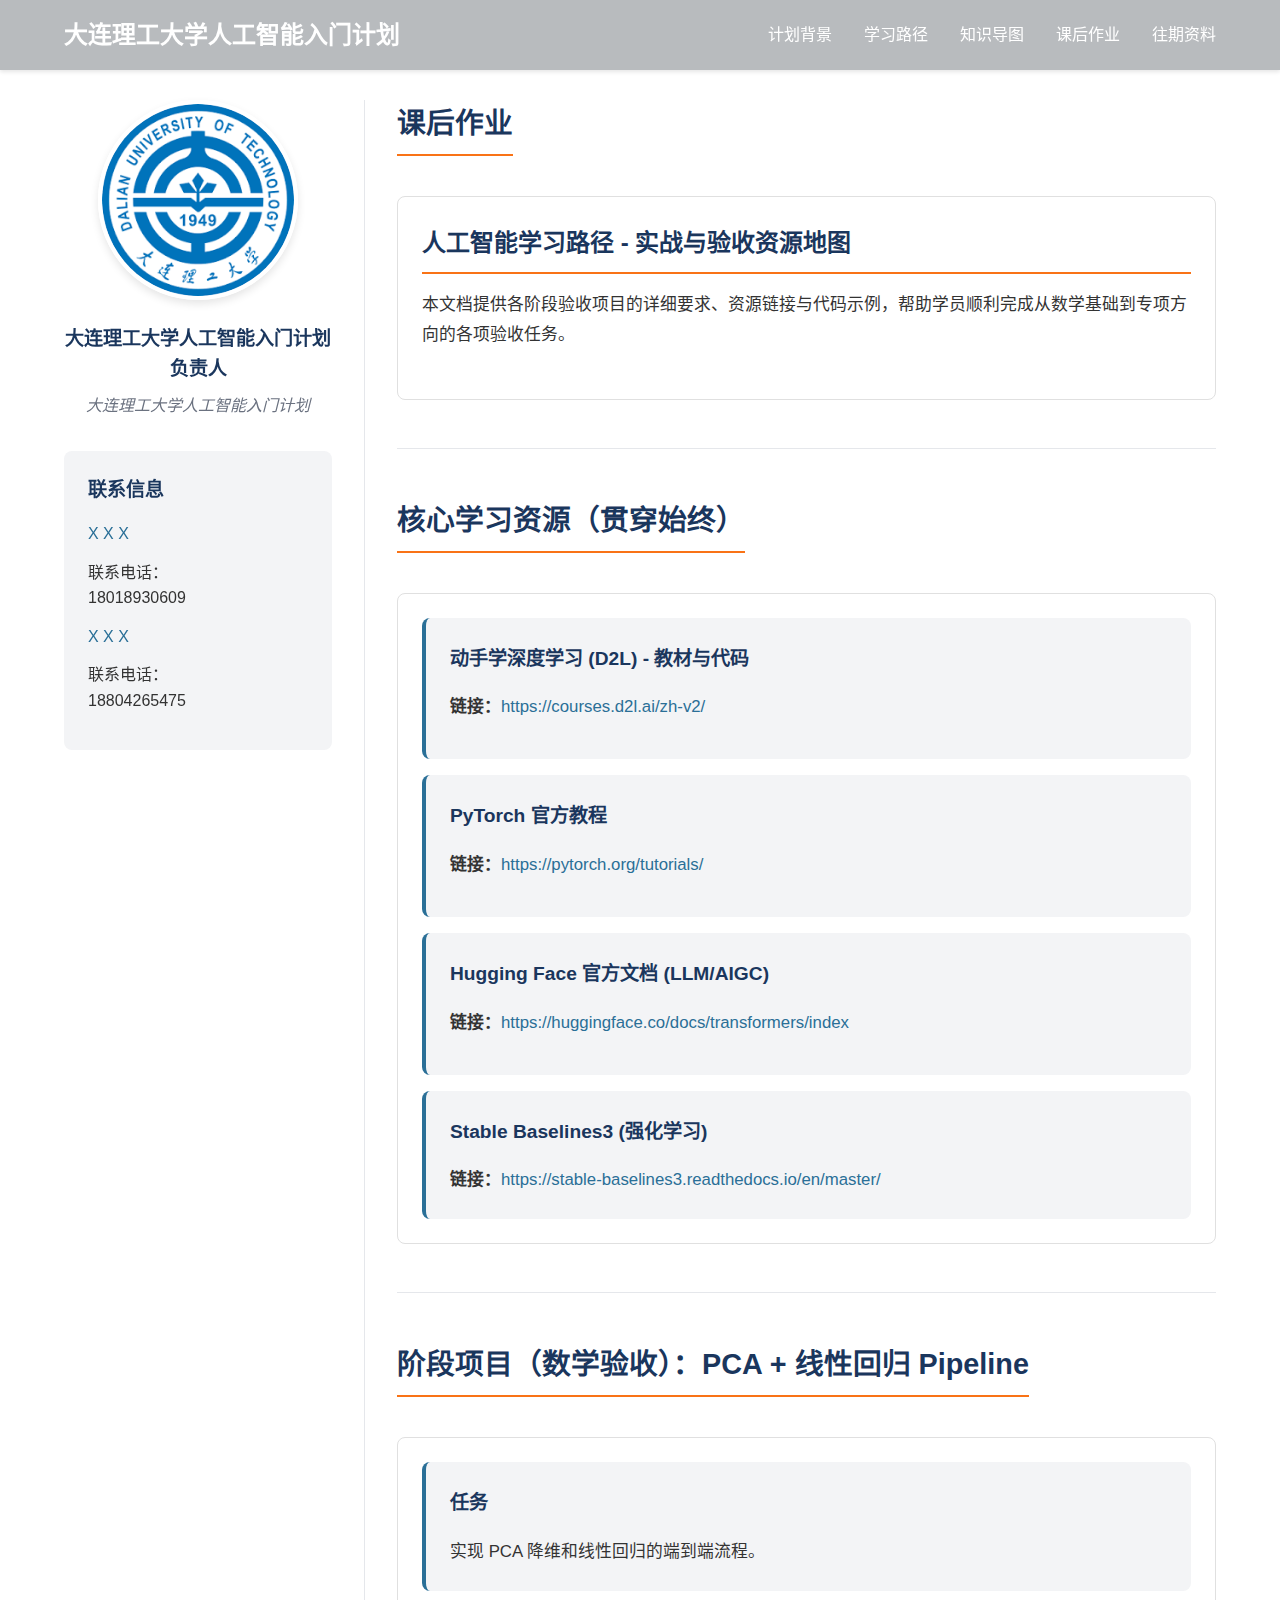
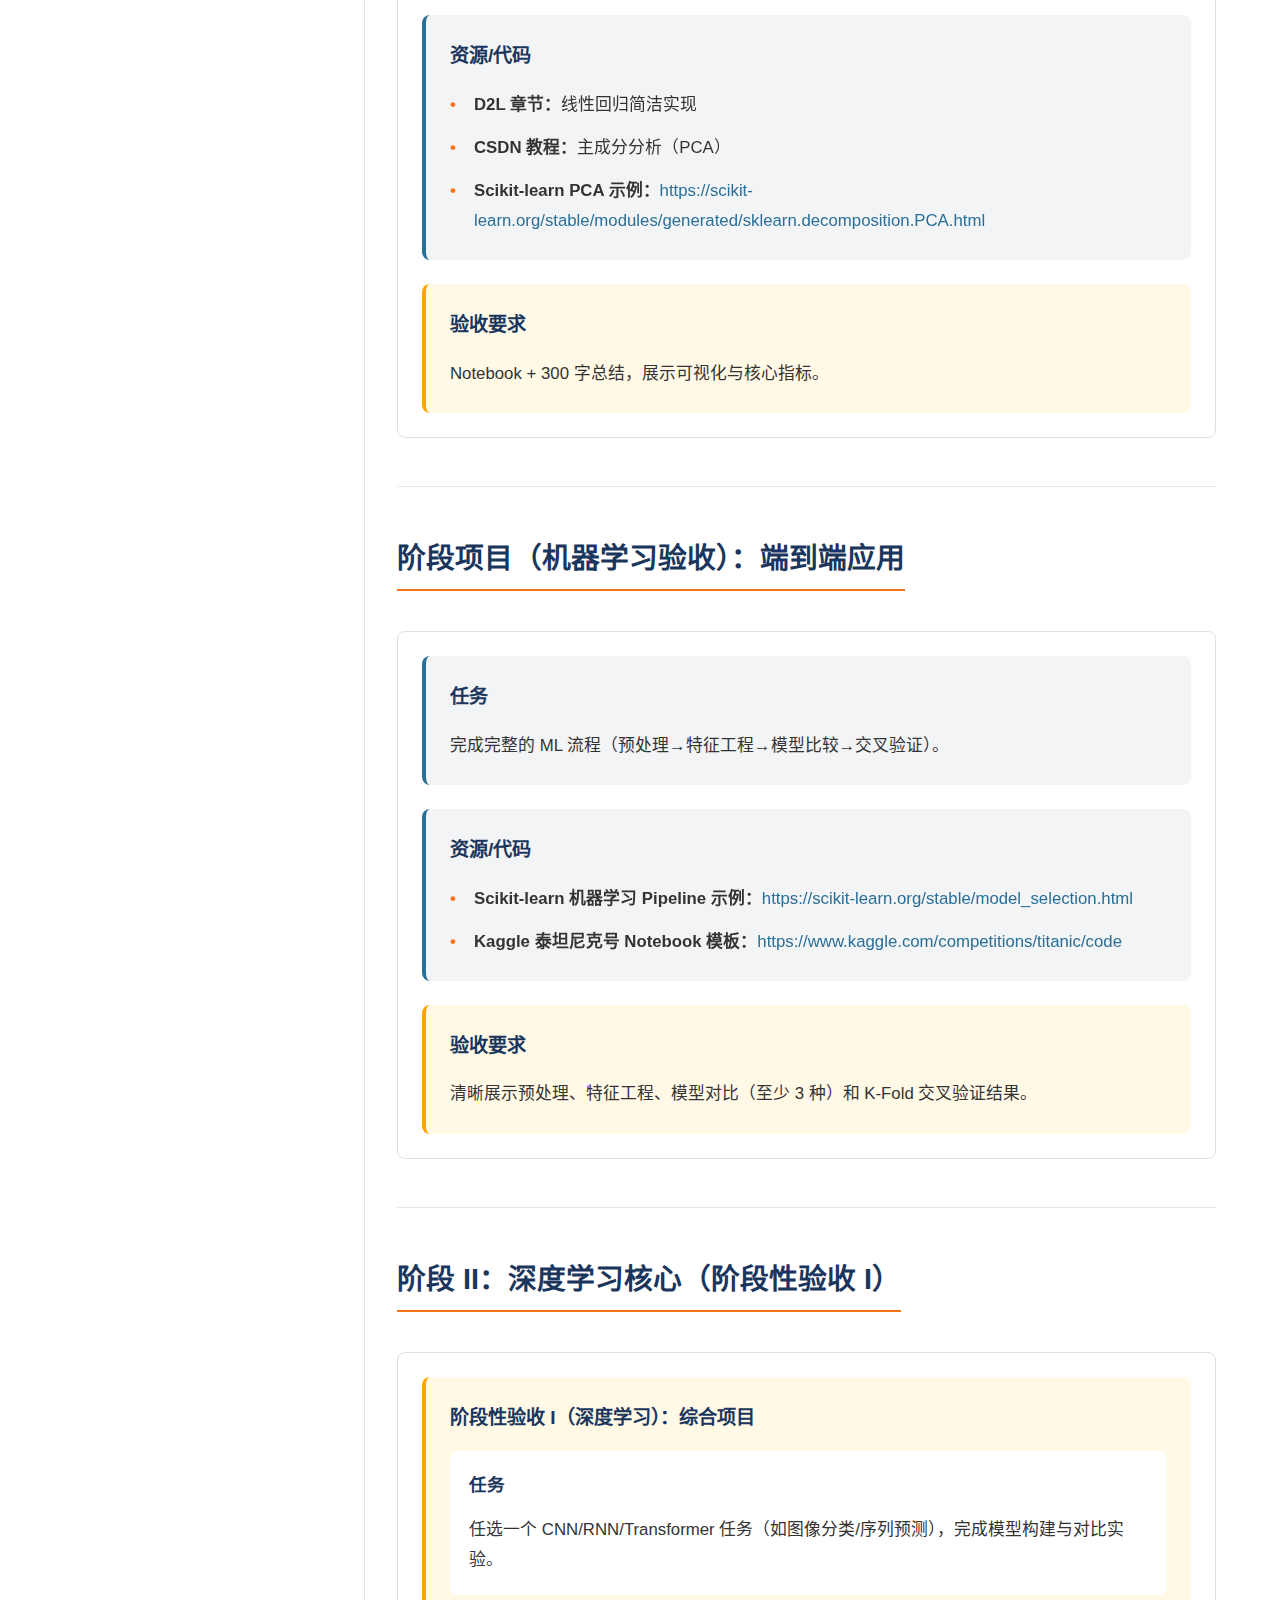
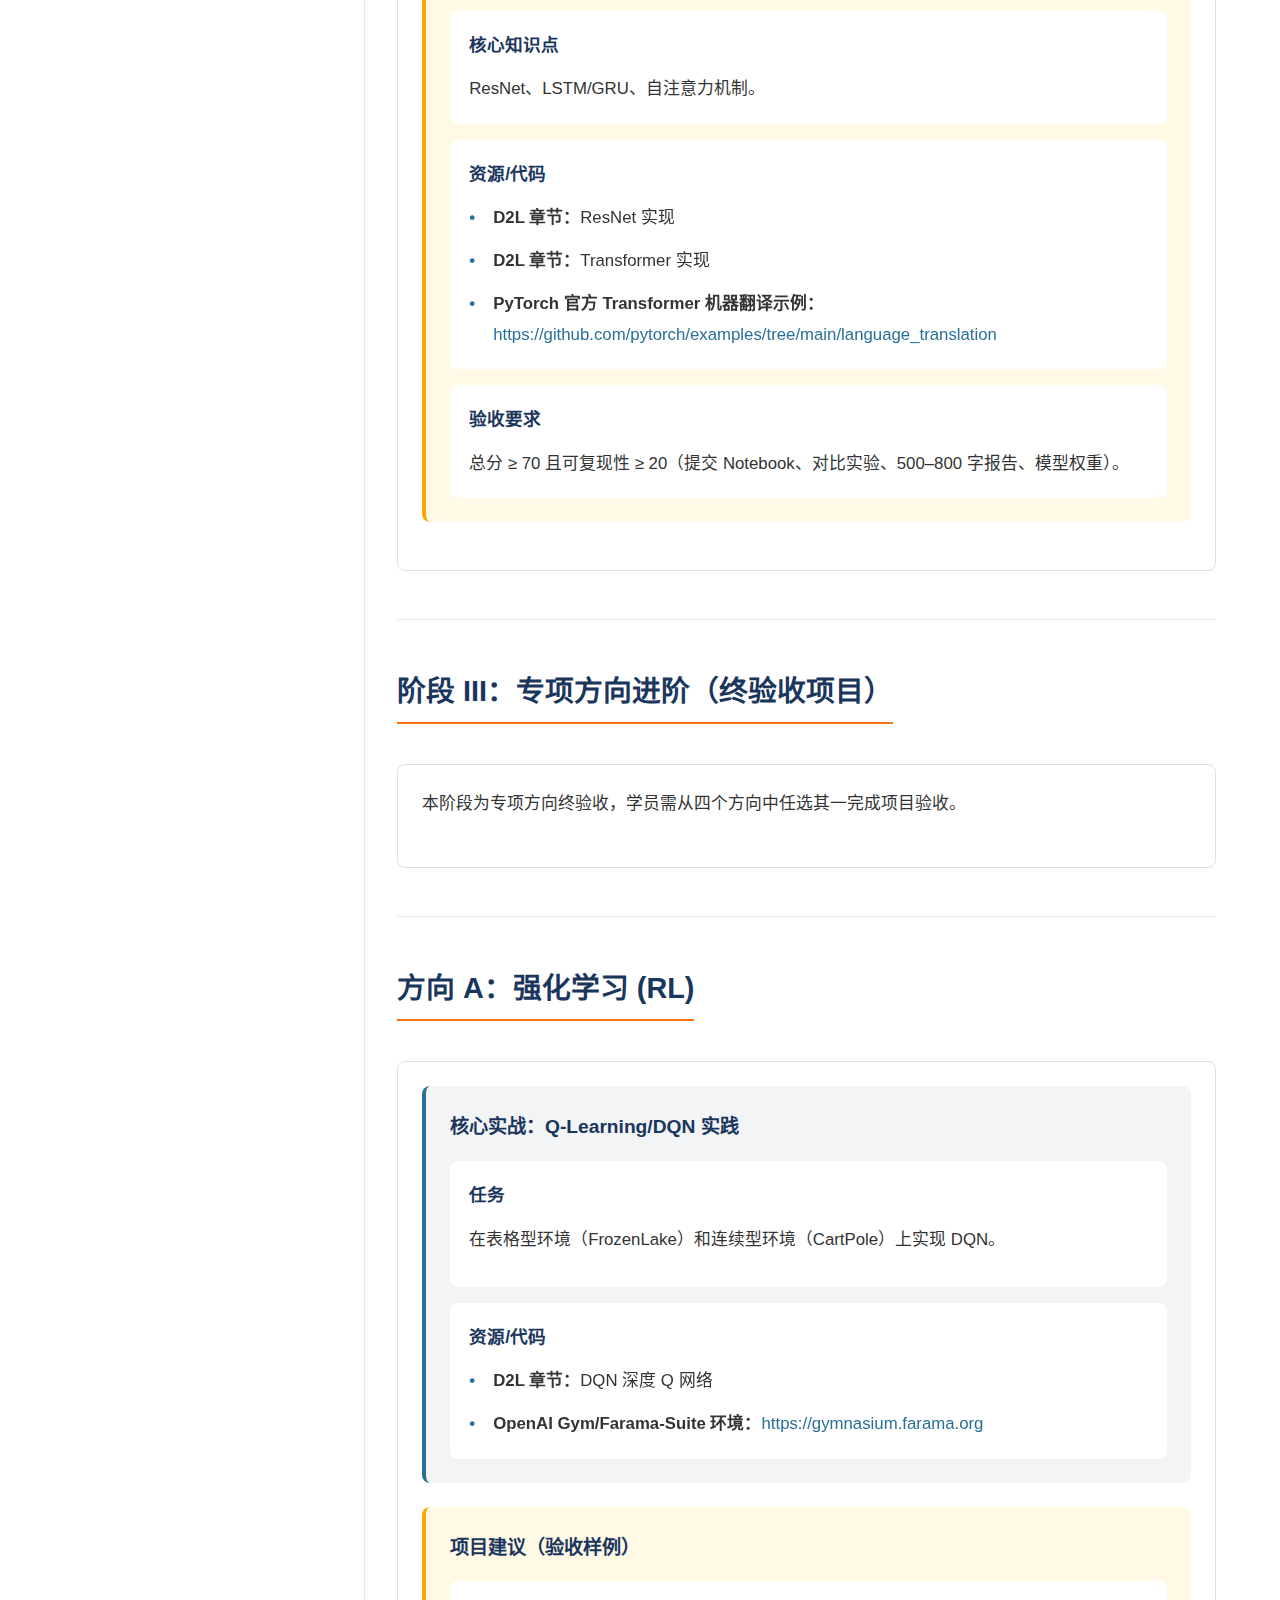
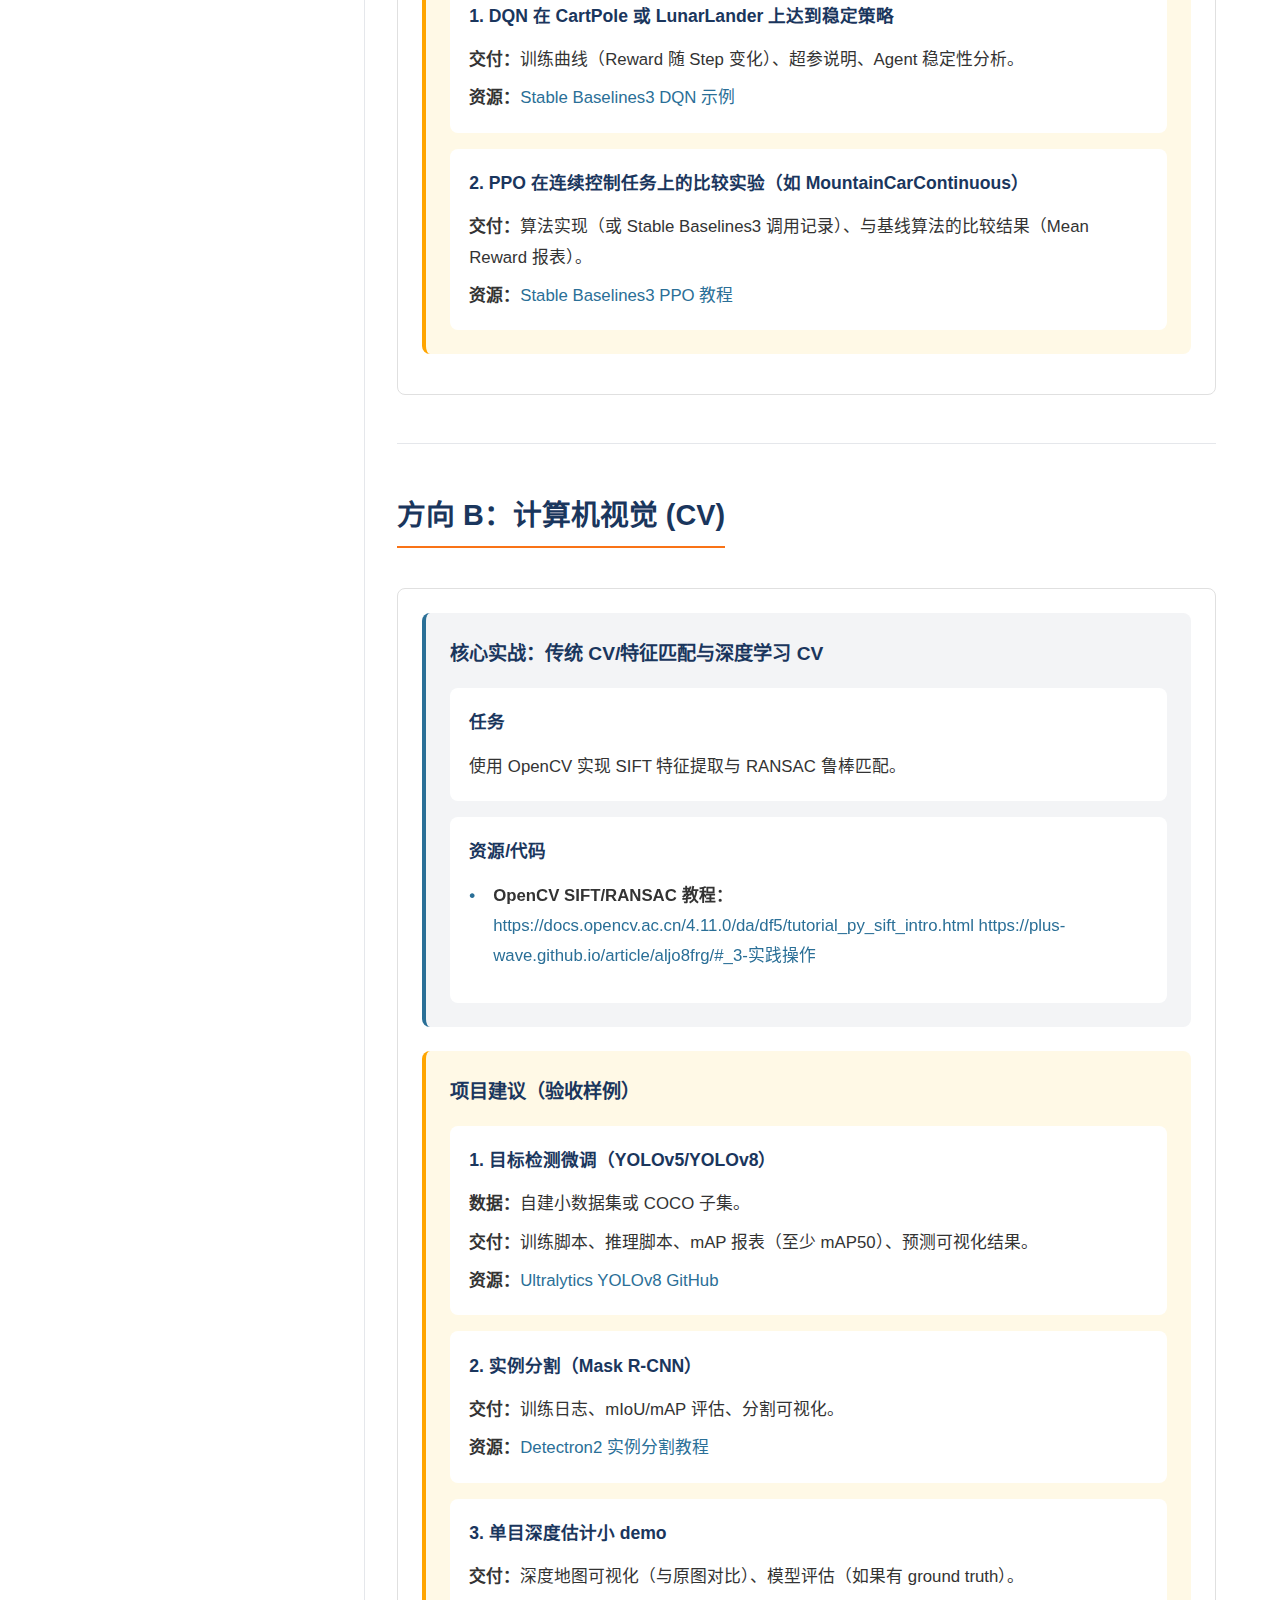
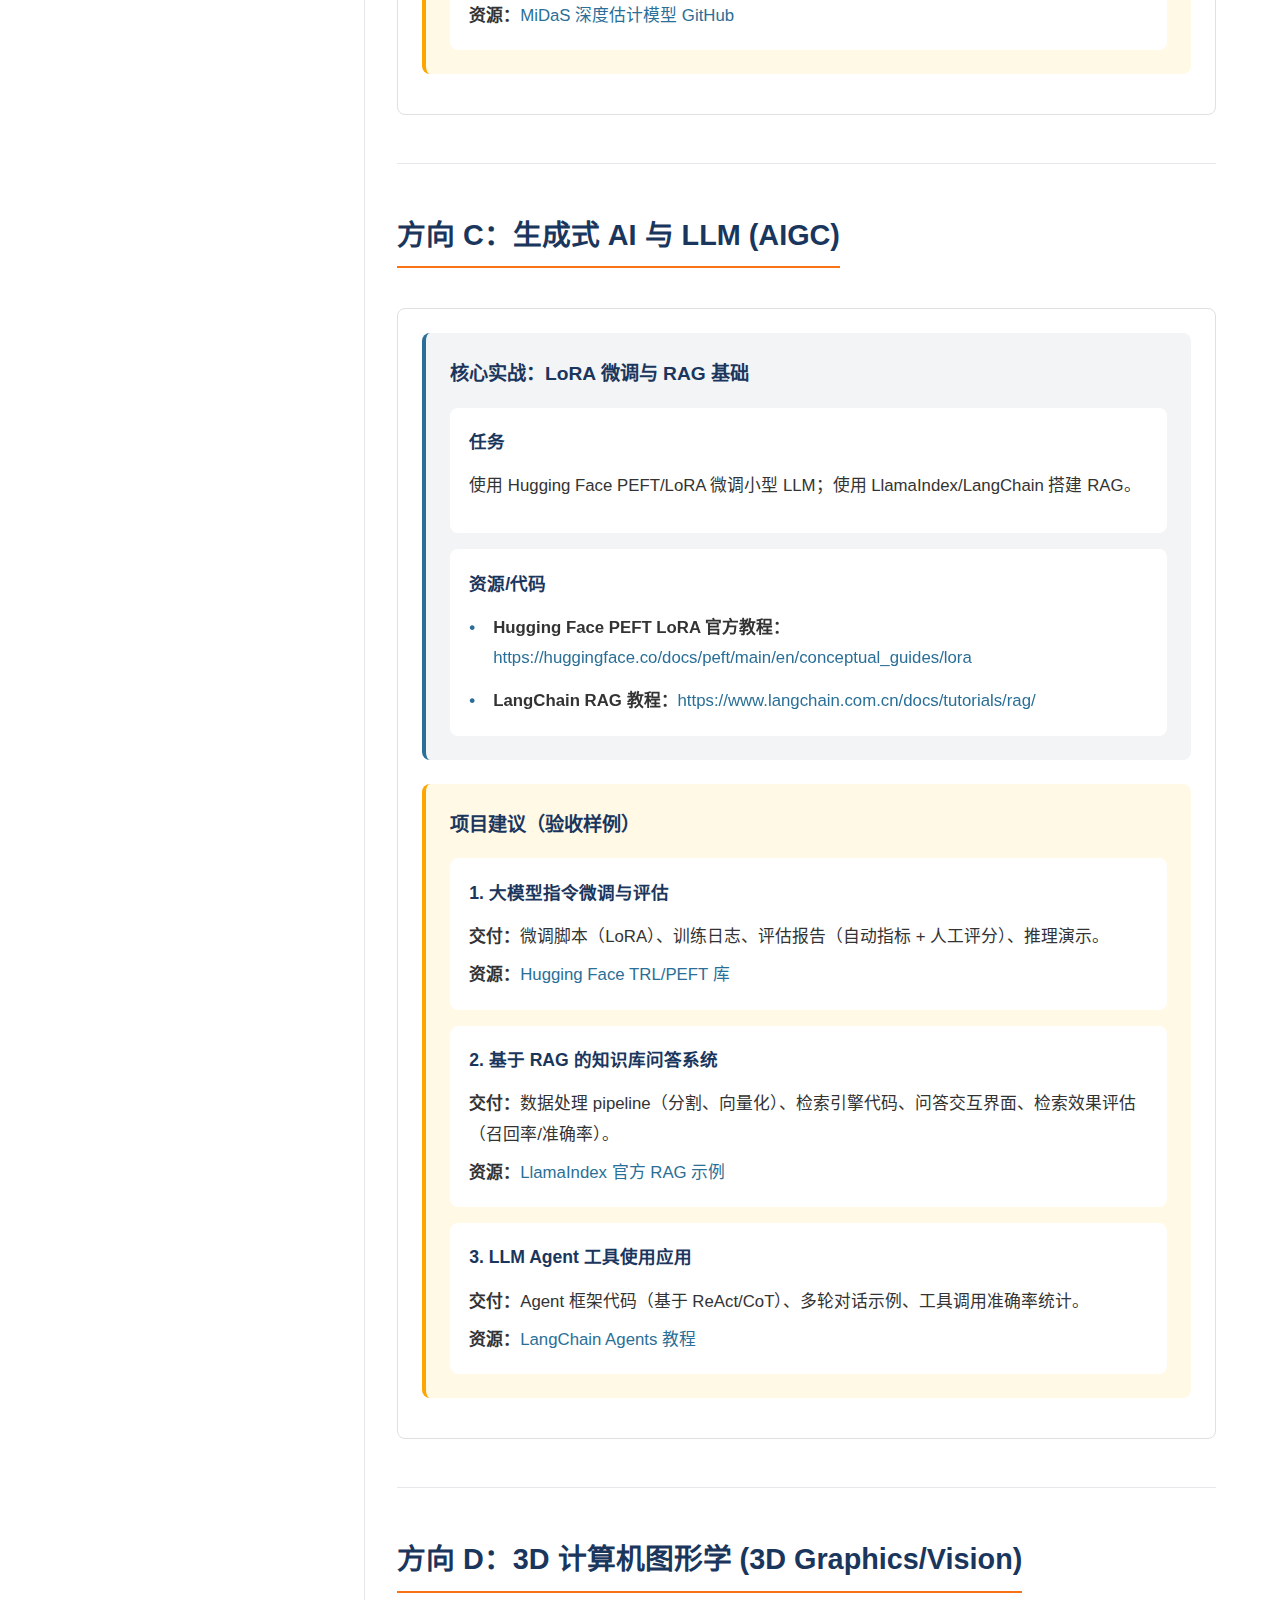
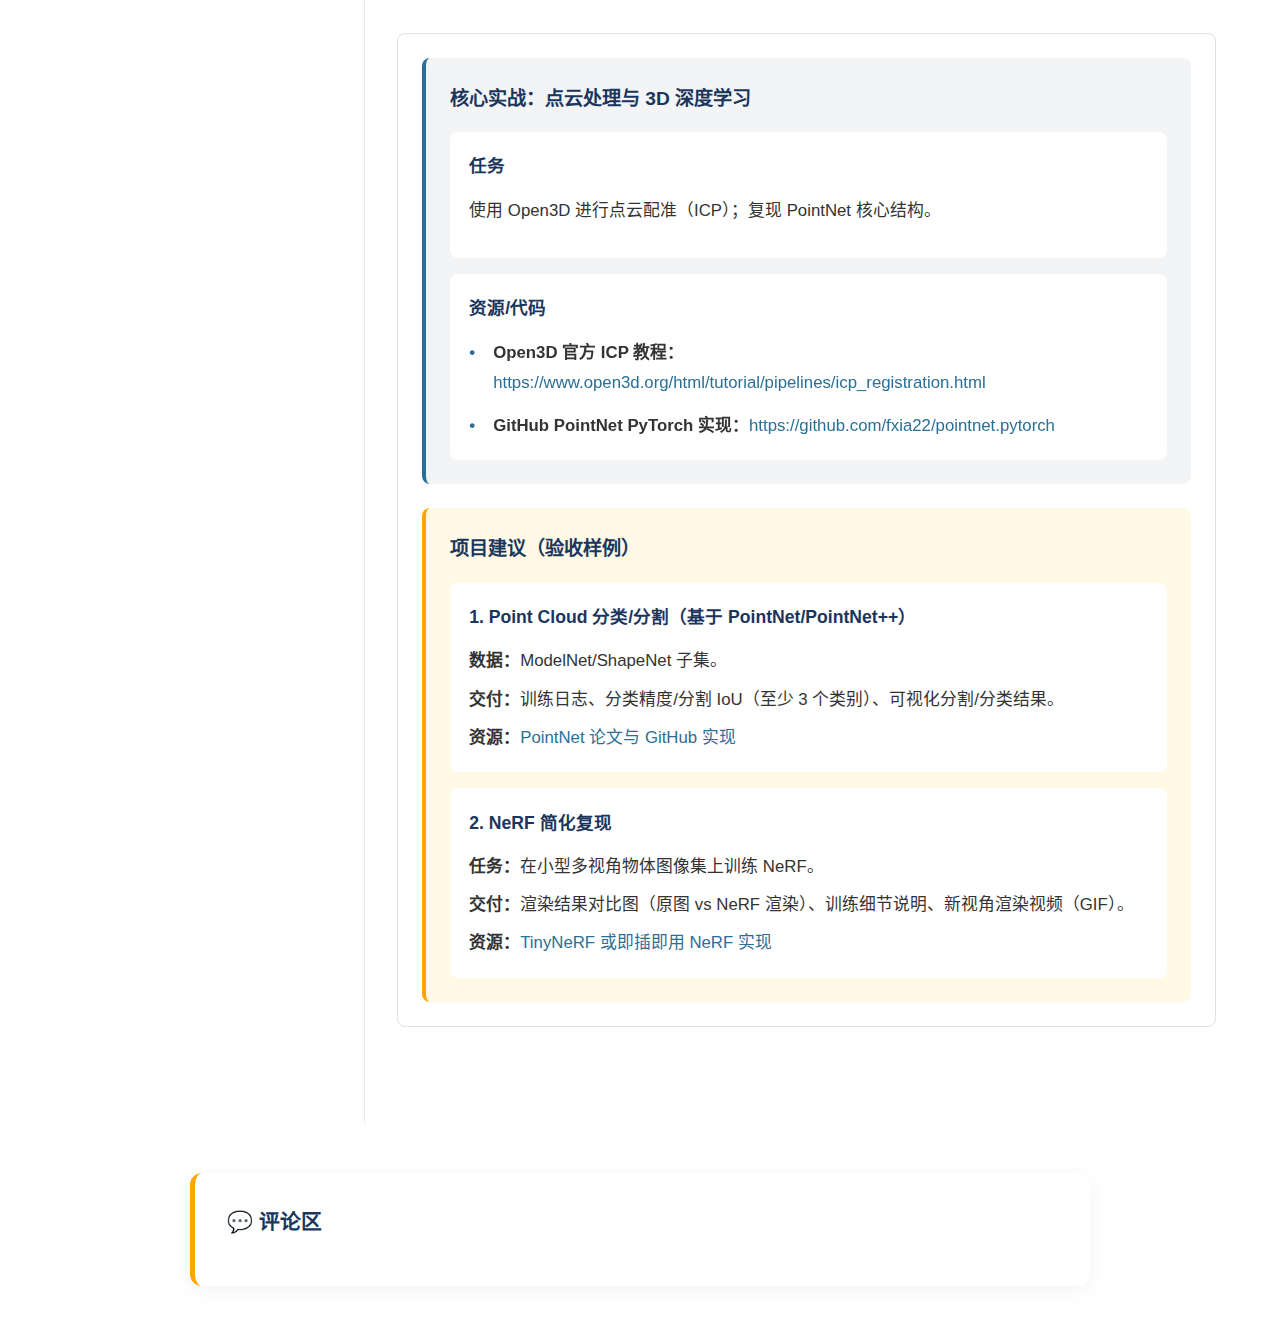
<file: results.html>
<!DOCTYPE html>
<html lang="zh-CN">

<head>
    <meta charset="UTF-8">
    <meta name="viewport" content="width=device-width, initial-scale=1.0">
    <title>课后作业 - 大连理工大学人工智能入门计划</title>
    <link rel="stylesheet" type="text/css" href="./css/index.css">
    <link rel="stylesheet" href="https://cdnjs.cloudflare.com/ajax/libs/font-awesome/6.4.0/css/all.min.css">
    <style>
        /* 内嵌CSS - 与其他页面保持一致 */
        :root {
            --primary-color: #1a365d;
            --secondary-color: #2a6f97;
            --accent-color: #f97316;
            --text-color: #333333;
            --light-gray: #f3f4f6;
            --medium-gray: #e5e7eb;
            --dark-gray: #6b7280;
        }

        * {
            margin: 0;
            padding: 0;
            box-sizing: border-box;
            font-family: 'Segoe UI', Tahoma, Geneva, Verdana, sans-serif;
        }

        body {
            color: var(--text-color);
            line-height: 1.6;
            background-color: #ffffff;
        }

        /* 导航栏样式 */
        .navbar {
            background-color: #b8bbbe;
            color: white;
            padding: 1rem 0;
            position: fixed;
            width: 100%;
            top: 0;
            z-index: 1000;
            transition: all 0.3s ease;
            box-shadow: 0 2px 4px rgba(0, 0, 0, 0.1);
        }

        .navbar-scrolled {
            background-color: rgba(128, 129, 131, 0.95);
            padding: 0.8rem 0;
        }

        .container {
            max-width: 1200px;
            margin: 0 auto;
            padding: 0 1.5rem;
        }

        .navbar-content {
            display: flex;
            justify-content: space-between;
            align-items: center;
        }

        .logo {
            font-size: 1.5rem;
            font-weight: bold;
            color: white;
            text-decoration: none;
        }

        .nav-links {
            display: flex;
            list-style: none;
        }

        .nav-links li {
            margin-left: 2rem;
        }

        .nav-links a {
            color: white;
            text-decoration: none;
            font-weight: 500;
            transition: color 0.3s ease;
        }

        .nav-links a:hover {
            color: var(--accent-color);
        }

        .menu-toggle {
            display: none;
            color: white;
            font-size: 1.5rem;
            cursor: pointer;
        }

        /* 移动端菜单 */
        .mobile-menu {
            display: none;
            position: absolute;
            top: 100%;
            left: 0;
            width: 100%;
            background-color: var(--primary-color);
            box-shadow: 0 4px 6px rgba(0, 0, 0, 0.1);
        }

        .mobile-menu.active {
            display: block;
        }

        .mobile-menu li {
            padding: 1rem 1.5rem;
            border-bottom: 1px solid rgba(255, 255, 255, 0.1);
        }

        .mobile-menu a {
            color: white;
            text-decoration: none;
            display: block;
        }

        /* 主要内容区域 */
        .main-content {
            display: flex;
            margin-top: 100px;
            margin-bottom: 50px;
        }

        /* 侧边栏样式 */
        .sidebar {
            width: 300px;
            padding-right: 2rem;
            position: sticky;
            top: 100px;
            align-self: flex-start;
        }

        .profile {
            text-align: center;
            margin-bottom: 2rem;
        }

        .profile-image {
            width: 200px;
            height: 200px;
            border-radius: 50%;
            object-fit: cover;
            margin-bottom: 1rem;
            border: 4px solid white;
            box-shadow: 0 4px 8px rgba(0, 0, 0, 0.1);
        }

        .profile-name {
            font-size: 1.2rem;
            font-weight: bold;
            margin-bottom: 0.5rem;
            color: var(--primary-color);
        }

        .profile-title {
            color: var(--dark-gray);
            font-style: italic;
            margin-bottom: 1rem;
        }

        .contact-info {
            text-align: left;
            background-color: var(--light-gray);
            padding: 1.5rem;
            border-radius: 8px;
            margin-bottom: 2rem;
        }

        .contact-info h3 {
            font-size: 1.2rem;
            margin-bottom: 1rem;
            color: var(--primary-color);
        }

        .contact-item {
            display: flex;
            align-items: center;
            margin-bottom: 0.8rem;
        }

        .contact-item i {
            margin-right: 0.8rem;
            color: var(--secondary-color);
            width: 20px;
            text-align: center;
        }

        .contact-item a {
            color: var(--secondary-color);
            text-decoration: none;
            transition: color 0.3s ease;
        }

        .contact-item a:hover {
            color: var(--accent-color);
        }

        .toc {
            background-color: var(--light-gray);
            padding: 1.5rem;
            border-radius: 8px;
        }

        .toc h3 {
            font-size: 1.2rem;
            margin-bottom: 1rem;
            color: var(--primary-color);
        }

        .toc-list {
            list-style: none;
        }

        .toc-list li {
            margin-bottom: 0.8rem;
        }

        .toc-link {
            color: var(--secondary-color);
            text-decoration: none;
            transition: all 0.3s ease;
            display: block;
            padding: 0.3rem 0;
            border-left: 3px solid transparent;
        }

        .toc-link:hover,
        .toc-link.active {
            color: var(--accent-color);
            border-left: 3px solid var(--accent-color);
            padding-left: 0.5rem;
        }

        /* 内容区域样式 */
        .content {
            flex: 1;
            padding-left: 2rem;
            border-left: 1px solid var(--medium-gray);
        }

        .section {
            margin-bottom: 3rem;
            padding-bottom: 2rem;
            border-bottom: 1px solid var(--medium-gray);
        }

        .section:last-child {
            border-bottom: none;
        }

        .section-title {
            font-size: 1.8rem;
            margin-bottom: 1.5rem;
            color: var(--primary-color);
            padding-bottom: 0.5rem;
            border-bottom: 2px solid var(--accent-color);
            display: inline-block;
        }

        .section-content {
            font-size: 1.05rem;
            line-height: 1.8;
        }

        /* 响应式设计 */
        @media (max-width: 992px) {
            .main-content {
                flex-direction: column;
            }

            .sidebar {
                width: 100%;
                padding-right: 0;
                position: static;
                margin-bottom: 2rem;
            }

            .content {
                padding-left: 0;
                border-left: none;
            }

            .nav-links {
                display: none;
            }

            .menu-toggle {
                display: block;
            }

            .mobile-menu {
                display: none;
            }

            .mobile-menu.hidden {
                display: none;
            }
        }

        @media (max-width: 768px) {
            .container {
                padding: 0 1rem;
            }

            .profile-image {
                width: 150px;
                height: 150px;
            }

            .section-title {
                font-size: 1.5rem;
            }
        }

        @media (max-width: 576px) {
            .profile-name {
                font-size: 1.3rem;
            }

            .section-title {
                font-size: 1.3rem;
            }

            .section-content {
                font-size: 1rem;
            }
        }
    </style>
</head>
<script>
    // 内嵌JavaScript
    document.addEventListener('DOMContentLoaded', function () {
        // 导航栏滚动效果
        const navbar = document.getElementById('navbar');
        window.addEventListener('scroll', function () {
            if (window.scrollY > 50) {
                navbar.classList.add('navbar-scrolled');
            } else {
                navbar.classList.remove('navbar-scrolled');
            }
        });

        // 平滑滚动
        document.querySelectorAll('a[href^="#"]').forEach(anchor => {
            anchor.addEventListener('click', function (e) {
                e.preventDefault();
                const targetId = this.getAttribute('href');
                const targetElement = document.querySelector(targetId);
                if (targetElement) {
                    window.scrollTo({
                        top: targetElement.offsetTop - 70,
                        behavior: 'smooth'
                    });
                }
            });
        });

        // 目录导航激活状态
        const sections = document.querySelectorAll('section');
        const navLinks = document.querySelectorAll('.toc-link');

        window.addEventListener('scroll', function () {
            let current = '';

            sections.forEach(section => {
                const sectionTop = section.offsetTop;
                const sectionHeight = section.clientHeight;
                if (window.scrollY >= sectionTop - 100) {
                    current = section.getAttribute('id');
                }
            });

            navLinks.forEach(link => {
                link.classList.remove('active');
                if (link.getAttribute('href') === `#${current}`) {
                    link.classList.add('active');
                }
            });
        });

        // 移动端菜单切换
        const menuToggle = document.getElementById('menu-toggle');
        const mobileMenu = document.getElementById('mobile-menu');

        menuToggle.addEventListener('click', function () {
            mobileMenu.classList.toggle('hidden');
        });
    });
</script>

<body>
    <!-- 导航栏 -->
    <nav class="navbar" id="navbar">
        <div class="container">
            <div class="navbar-content">
                <a href="index.html" class="logo">大连理工大学人工智能入门计划</a>
                <ul class="nav-links">
                    <li><a href="index.html#about">计划背景</a></li>

                    <li><a href="./beginner-guide.html">学习路径</a></li>
                    <li><a href="path-planning.html">知识导图</a></li>
                    <li><a href="./results.html">课后作业</a></li>
                    <li><a href="./previous.html">往期资料</a></li>
                </ul>
                <div class="menu-toggle" id="menu-toggle">
                    <i class="fa fa-bars"></i>
                </div>
            </div>
            <ul class="mobile-menu" id="mobile-menu">
                <li><a href="index.html#about">计划背景</a></li>

                <li><a href="path-planning.html">知识导图</a></li>
                <li><a href="./beginner-guide.html">学习路径</a></li>
                <li><a href="./results.html">课后作业</a></li>
                <li><a href="./previous.html">往期资料</a></li>
            </ul>
        </div>
    </nav>

    <!-- 主要内容区域 -->
    <div class="container">
        <div class="main-content">
            <!-- 侧边栏 -->
            <div class="sidebar">
                <div class="profile">
                    <img src=img1/logo.png
                        alt="个人照片" class="profile-image">
                    <h2 class="profile-name">大连理工大学人工智能入门计划负责人</h2>
                    <p class="profile-title">大连理工大学人工智能入门计划</p>
                </div>

                <div class="contact-info">
                    <h3>联系信息</h3>
                    <div class="contact-item">
                        <a href="mailto:research@example.com">X X X </a>
                    </div>
                    <div class="contact-item">
                        <span>联系电话：<br>18018930609</span>
                    </div>
                    <div class="contact-item">
                        <a href="" target="_blank" rel="noopener">X X X</a>
                    </div>
                    <div class="contact-item">
                        <span>联系电话：<br>18804265475</span>
                    </div>
                </div>

                <!-- <div class="toc">
                    <h3>目录</h3>
                    <ul class="toc-list">
                        <li><a href="#resources" class="toc-link">核心学习资源</a></li>
                        <li><a href="#math" class="toc-link">阶段项目（数学验收）</a></li>
                        <li><a href="#ml" class="toc-link">阶段项目（机器学习验收）</a></li>
                        <li><a href="#dl" class="toc-link">阶段 II：深度学习核心</a></li>
                        <li><a href="#rl" class="toc-link">方向 A：强化学习</a></li>
                        <li><a href="#cv" class="toc-link">方向 B：计算机视觉</a></li>
                        <li><a href="#aigc" class="toc-link">方向 C：生成式 AI 与 LLM</a></li>
                        <li><a href="#3d" class="toc-link">方向 D：3D 计算机图形学</a></li>
                    </ul>
                </div> -->
            </div>

            <!-- 内容区域 -->
            <div class="content">
                <!-- 标题和介绍 -->
                <section id="introduction" class="section">
                    <h1 class="section-title">课后作业</h1>
                    <div class="section-content">
                        <div
                            style="background-color: white; padding: 24px; border-radius: 8px; border: 1px solid #e0e0e0; margin: 16px 0;">
                            <h2
                                style="font-size: 1.5rem; font-weight: bold; color: var(--primary-color); margin-bottom: 1rem; padding-bottom: 0.5rem; border-bottom: 2px solid var(--accent-color);">
                                人工智能学习路径 - 实战与验收资源地图</h2>

                            <p style="margin-bottom: 1.5rem; line-height: 1.8;">
                                本文档提供各阶段验收项目的详细要求、资源链接与代码示例，帮助学员顺利完成从数学基础到专项方向的各项验收任务。
                            </p>
                        </div>
                    </div>
                </section>

                <!-- 核心学习资源 -->
                <section id="resources" class="section">
                    <h2 class="section-title">核心学习资源（贯穿始终）</h2>
                    <div class="section-content">
                        <div
                            style="background-color: white; padding: 24px; border-radius: 8px; border: 1px solid #e0e0e0; margin: 16px 0;">
                            <div
                                style="background-color: var(--light-gray); padding: 1.5rem; border-radius: 8px; margin-bottom: 1rem; border-left: 4px solid var(--secondary-color);">
                                <h3
                                    style="font-size: 1.2rem; font-weight: bold; color: var(--primary-color); margin-bottom: 1rem;">
                                    动手学深度学习 (D2L) - 教材与代码</h3>
                                <p style="margin-bottom: 0.8rem;"><strong>链接：</strong><a
                                        href="https://courses.d2l.ai/zh-v2/" target="_blank" rel="noopener"
                                        style="color: var(--secondary-color); text-decoration: none;">https://courses.d2l.ai/zh-v2/</a>
                                </p>
                            </div>

                            <div
                                style="background-color: var(--light-gray); padding: 1.5rem; border-radius: 8px; margin-bottom: 1rem; border-left: 4px solid var(--secondary-color);">
                                <h3
                                    style="font-size: 1.2rem; font-weight: bold; color: var(--primary-color); margin-bottom: 1rem;">
                                    PyTorch 官方教程</h3>
                                <p style="margin-bottom: 0.8rem;"><strong>链接：</strong><a
                                        href="https://pytorch.org/tutorials/" target="_blank" rel="noopener"
                                        style="color: var(--secondary-color); text-decoration: none;">https://pytorch.org/tutorials/</a>
                                </p>
                            </div>

                            <div
                                style="background-color: var(--light-gray); padding: 1.5rem; border-radius: 8px; margin-bottom: 1rem; border-left: 4px solid var(--secondary-color);">
                                <h3
                                    style="font-size: 1.2rem; font-weight: bold; color: var(--primary-color); margin-bottom: 1rem;">
                                    Hugging Face 官方文档 (LLM/AIGC)</h3>
                                <p style="margin-bottom: 0.8rem;"><strong>链接：</strong><a
                                        href="https://huggingface.co/docs/transformers/index" target="_blank"
                                        rel="noopener"
                                        style="color: var(--secondary-color); text-decoration: none;">https://huggingface.co/docs/transformers/index</a>
                                </p>
                            </div>

                            <div
                                style="background-color: var(--light-gray); padding: 1.5rem; border-radius: 8px; margin-bottom: 0; border-left: 4px solid var(--secondary-color);">
                                <h3
                                    style="font-size: 1.2rem; font-weight: bold; color: var(--primary-color); margin-bottom: 1rem;">
                                    Stable Baselines3 (强化学习)</h3>
                                <p style="margin-bottom: 0;"><strong>链接：</strong><a
                                        href="https://stable-baselines3.readthedocs.io/en/master/" target="_blank"
                                        rel="noopener"
                                        style="color: var(--secondary-color); text-decoration: none;">https://stable-baselines3.readthedocs.io/en/master/</a>
                                </p>
                            </div>
                        </div>
                    </div>
                </section>

                <!-- 阶段项目（数学验收） -->
                <section id="math" class="section">
                    <h2 class="section-title">阶段项目（数学验收）：PCA + 线性回归 Pipeline</h2>
                    <div class="section-content">
                        <div
                            style="background-color: white; padding: 24px; border-radius: 8px; border: 1px solid #e0e0e0; margin: 16px 0;">
                            <div
                                style="background-color: var(--light-gray); padding: 1.5rem; border-radius: 8px; margin-bottom: 1.5rem; border-left: 4px solid var(--secondary-color);">
                                <h3
                                    style="font-size: 1.2rem; font-weight: bold; color: var(--primary-color); margin-bottom: 1rem;">
                                    任务</h3>
                                <p style="margin-bottom: 0;">实现 PCA 降维和线性回归的端到端流程。</p>
                            </div>

                            <div
                                style="background-color: var(--light-gray); padding: 1.5rem; border-radius: 8px; margin-bottom: 1.5rem; border-left: 4px solid var(--secondary-color);">
                                <h3
                                    style="font-size: 1.2rem; font-weight: bold; color: var(--primary-color); margin-bottom: 1rem;">
                                    资源/代码</h3>
                                <ul style="list-style: none; padding-left: 0; margin: 0;">
                                    <li style="margin-bottom: 0.8rem; padding-left: 1.5rem; position: relative;">
                                        <span
                                            style="position: absolute; left: 0; color: var(--accent-color); font-weight: bold;">•</span>
                                        <strong>D2L 章节：</strong>线性回归简洁实现
                                    </li>
                                    <li style="margin-bottom: 0.8rem; padding-left: 1.5rem; position: relative;">
                                        <span
                                            style="position: absolute; left: 0; color: var(--accent-color); font-weight: bold;">•</span>
                                        <strong>CSDN 教程：</strong>主成分分析（PCA）
                                    </li>
                                    <li style="margin-bottom: 0; padding-left: 1.5rem; position: relative;">
                                        <span
                                            style="position: absolute; left: 0; color: var(--accent-color); font-weight: bold;">•</span>
                                        <strong>Scikit-learn PCA 示例：</strong><a
                                            href="https://scikit-learn.org/stable/modules/generated/sklearn.decomposition.PCA.html"
                                            target="_blank" rel="noopener"
                                            style="color: var(--secondary-color); text-decoration: none;">https://scikit-learn.org/stable/modules/generated/sklearn.decomposition.PCA.html</a>
                                    </li>
                                </ul>
                            </div>

                            <div
                                style="background-color: #fff9e6; padding: 1.5rem; border-radius: 8px; margin-top: 1.5rem; border-left: 4px solid #ffa500;">
                                <h3
                                    style="font-size: 1.2rem; font-weight: bold; color: var(--primary-color); margin-bottom: 1rem;">
                                    验收要求</h3>
                                <p style="margin-bottom: 0; line-height: 1.8;">
                                    Notebook + 300 字总结，展示可视化与核心指标。
                                </p>
                            </div>
                        </div>
                    </div>
                </section>

                <!-- 阶段项目（机器学习验收） -->
                <section id="ml" class="section">
                    <h2 class="section-title">阶段项目（机器学习验收）：端到端应用</h2>
                    <div class="section-content">
                        <div
                            style="background-color: white; padding: 24px; border-radius: 8px; border: 1px solid #e0e0e0; margin: 16px 0;">
                            <div
                                style="background-color: var(--light-gray); padding: 1.5rem; border-radius: 8px; margin-bottom: 1.5rem; border-left: 4px solid var(--secondary-color);">
                                <h3
                                    style="font-size: 1.2rem; font-weight: bold; color: var(--primary-color); margin-bottom: 1rem;">
                                    任务</h3>
                                <p style="margin-bottom: 0;">完成完整的 ML 流程（预处理→特征工程→模型比较→交叉验证）。</p>
                            </div>

                            <div
                                style="background-color: var(--light-gray); padding: 1.5rem; border-radius: 8px; margin-bottom: 1.5rem; border-left: 4px solid var(--secondary-color);">
                                <h3
                                    style="font-size: 1.2rem; font-weight: bold; color: var(--primary-color); margin-bottom: 1rem;">
                                    资源/代码</h3>
                                <ul style="list-style: none; padding-left: 0; margin: 0;">
                                    <li style="margin-bottom: 0.8rem; padding-left: 1.5rem; position: relative;">
                                        <span
                                            style="position: absolute; left: 0; color: var(--accent-color); font-weight: bold;">•</span>
                                        <strong>Scikit-learn 机器学习 Pipeline 示例：</strong><a
                                            href="https://scikit-learn.org/stable/model_selection.html" target="_blank"
                                            rel="noopener"
                                            style="color: var(--secondary-color); text-decoration: none;">https://scikit-learn.org/stable/model_selection.html</a>
                                    </li>
                                    <li style="margin-bottom: 0; padding-left: 1.5rem; position: relative;">
                                        <span
                                            style="position: absolute; left: 0; color: var(--accent-color); font-weight: bold;">•</span>
                                        <strong>Kaggle 泰坦尼克号 Notebook 模板：</strong><a
                                            href="https://www.kaggle.com/competitions/titanic/code" target="_blank"
                                            rel="noopener"
                                            style="color: var(--secondary-color); text-decoration: none;">https://www.kaggle.com/competitions/titanic/code</a>
                                    </li>
                                </ul>
                            </div>

                            <div
                                style="background-color: #fff9e6; padding: 1.5rem; border-radius: 8px; margin-top: 1.5rem; border-left: 4px solid #ffa500;">
                                <h3
                                    style="font-size: 1.2rem; font-weight: bold; color: var(--primary-color); margin-bottom: 1rem;">
                                    验收要求</h3>
                                <p style="margin-bottom: 0; line-height: 1.8;">
                                    清晰展示预处理、特征工程、模型对比（至少 3 种）和 K-Fold 交叉验证结果。
                                </p>
                            </div>
                        </div>
                    </div>
                </section>

                <!-- 阶段 II：深度学习核心 -->
                <section id="dl" class="section">
                    <h2 class="section-title">阶段 II：深度学习核心（阶段性验收 I）</h2>
                    <div class="section-content">
                        <div
                            style="background-color: white; padding: 24px; border-radius: 8px; border: 1px solid #e0e0e0; margin: 16px 0;">
                            <div
                                style="background-color: #fff9e6; padding: 1.5rem; border-radius: 8px; margin-bottom: 1.5rem; border-left: 4px solid #ffa500;">
                                <h3
                                    style="font-size: 1.2rem; font-weight: bold; color: var(--primary-color); margin-bottom: 1rem;">
                                    阶段性验收 I（深度学习）：综合项目</h3>

                                <div
                                    style="background-color: white; padding: 1.2rem; border-radius: 8px; margin-bottom: 1rem;">
                                    <h4
                                        style="font-size: 1.1rem; font-weight: bold; color: var(--primary-color); margin-bottom: 0.8rem;">
                                        任务</h4>
                                    <p style="margin-bottom: 0;">任选一个 CNN/RNN/Transformer 任务（如图像分类/序列预测），完成模型构建与对比实验。
                                    </p>
                                </div>

                                <div
                                    style="background-color: white; padding: 1.2rem; border-radius: 8px; margin-bottom: 1rem;">
                                    <h4
                                        style="font-size: 1.1rem; font-weight: bold; color: var(--primary-color); margin-bottom: 0.8rem;">
                                        核心知识点</h4>
                                    <p style="margin-bottom: 0;">ResNet、LSTM/GRU、自注意力机制。</p>
                                </div>

                                <div
                                    style="background-color: white; padding: 1.2rem; border-radius: 8px; margin-bottom: 1rem;">
                                    <h4
                                        style="font-size: 1.1rem; font-weight: bold; color: var(--primary-color); margin-bottom: 0.8rem;">
                                        资源/代码</h4>
                                    <ul style="list-style: none; padding-left: 0; margin: 0;">
                                        <li style="margin-bottom: 0.8rem; padding-left: 1.5rem; position: relative;">
                                            <span
                                                style="position: absolute; left: 0; color: var(--secondary-color); font-weight: bold;">•</span>
                                            <strong>D2L 章节：</strong>ResNet 实现
                                        </li>
                                        <li style="margin-bottom: 0.8rem; padding-left: 1.5rem; position: relative;">
                                            <span
                                                style="position: absolute; left: 0; color: var(--secondary-color); font-weight: bold;">•</span>
                                            <strong>D2L 章节：</strong>Transformer 实现
                                        </li>
                                        <li style="margin-bottom: 0; padding-left: 1.5rem; position: relative;">
                                            <span
                                                style="position: absolute; left: 0; color: var(--secondary-color); font-weight: bold;">•</span>
                                            <strong>PyTorch 官方 Transformer 机器翻译示例：</strong><a
                                                href="https://github.com/pytorch/examples/tree/main/language_translation"
                                                target="_blank" rel="noopener"
                                                style="color: var(--secondary-color); text-decoration: none;">https://github.com/pytorch/examples/tree/main/language_translation</a>
                                        </li>
                                    </ul>
                                </div>

                                <div
                                    style="background-color: white; padding: 1.2rem; border-radius: 8px; margin-bottom: 0;">
                                    <h4
                                        style="font-size: 1.1rem; font-weight: bold; color: var(--primary-color); margin-bottom: 0.8rem;">
                                        验收要求</h4>
                                    <p style="margin-bottom: 0;">总分 ≥ 70 且可复现性 ≥ 20（提交 Notebook、对比实验、500–800 字报告、模型权重）。
                                    </p>
                                </div>
                            </div>
                        </div>
                    </div>
                </section>

                <!-- 阶段 III：专项方向进阶 -->
                <section id="stage3" class="section">
                    <h2 class="section-title">阶段 III：专项方向进阶（终验收项目）</h2>
                    <div class="section-content">
                        <div
                            style="background-color: white; padding: 24px; border-radius: 8px; border: 1px solid #e0e0e0; margin: 16px 0;">
                            <p style="margin-bottom: 1.5rem; line-height: 1.8;">
                                本阶段为专项方向终验收，学员需从四个方向中任选其一完成项目验收。
                            </p>
                        </div>
                    </div>
                </section>

                <!-- 方向 A：强化学习 -->
                <section id="rl" class="section">
                    <h2 class="section-title">方向 A：强化学习 (RL)</h2>
                    <div class="section-content">
                        <div
                            style="background-color: white; padding: 24px; border-radius: 8px; border: 1px solid #e0e0e0; margin: 16px 0;">
                            <div
                                style="background-color: var(--light-gray); padding: 1.5rem; border-radius: 8px; margin-bottom: 1.5rem; border-left: 4px solid var(--secondary-color);">
                                <h3
                                    style="font-size: 1.2rem; font-weight: bold; color: var(--primary-color); margin-bottom: 1rem;">
                                    核心实战：Q-Learning/DQN 实践</h3>

                                <div
                                    style="background-color: white; padding: 1.2rem; border-radius: 8px; margin-bottom: 1rem;">
                                    <h4
                                        style="font-size: 1.1rem; font-weight: bold; color: var(--primary-color); margin-bottom: 0.8rem;">
                                        任务</h4>
                                    <p style="margin-bottom: 0.8rem;">在表格型环境（FrozenLake）和连续型环境（CartPole）上实现 DQN。</p>
                                </div>

                                <div
                                    style="background-color: white; padding: 1.2rem; border-radius: 8px; margin-bottom: 0;">
                                    <h4
                                        style="font-size: 1.1rem; font-weight: bold; color: var(--primary-color); margin-bottom: 0.8rem;">
                                        资源/代码</h4>
                                    <ul style="list-style: none; padding-left: 0; margin: 0;">
                                        <li style="margin-bottom: 0.8rem; padding-left: 1.5rem; position: relative;">
                                            <span
                                                style="position: absolute; left: 0; color: var(--secondary-color); font-weight: bold;">•</span>
                                            <strong>D2L 章节：</strong>DQN 深度 Q 网络
                                        </li>
                                        <li style="margin-bottom: 0; padding-left: 1.5rem; position: relative;">
                                            <span
                                                style="position: absolute; left: 0; color: var(--secondary-color); font-weight: bold;">•</span>
                                            <strong>OpenAI Gym/Farama-Suite 环境：</strong><a
                                                href="https://gymnasium.farama.org" target="_blank" rel="noopener"
                                                style="color: var(--secondary-color); text-decoration: none;">https://gymnasium.farama.org</a>
                                        </li>
                                    </ul>
                                </div>
                            </div>

                            <div
                                style="background-color: #fff9e6; padding: 1.5rem; border-radius: 8px; margin-bottom: 1rem; border-left: 4px solid #ffa500;">
                                <h3
                                    style="font-size: 1.2rem; font-weight: bold; color: var(--primary-color); margin-bottom: 1rem;">
                                    项目建议（验收样例）</h3>

                                <div
                                    style="background-color: white; padding: 1.2rem; border-radius: 8px; margin-bottom: 1rem;">
                                    <h4
                                        style="font-size: 1.1rem; font-weight: bold; color: var(--primary-color); margin-bottom: 0.8rem;">
                                        1. DQN 在 CartPole 或 LunarLander 上达到稳定策略</h4>
                                    <p style="margin-bottom: 0.5rem;"><strong>交付：</strong>训练曲线（Reward 随 Step
                                        变化）、超参说明、Agent 稳定性分析。</p>
                                    <p style="margin-bottom: 0;"><strong>资源：</strong><a
                                            href="https://stable-baselines3.readthedocs.io/en/master/modules/dqn.html"
                                            target="_blank" rel="noopener"
                                            style="color: var(--secondary-color); text-decoration: none;">Stable
                                            Baselines3 DQN 示例</a></p>
                                </div>

                                <div
                                    style="background-color: white; padding: 1.2rem; border-radius: 8px; margin-bottom: 0;">
                                    <h4
                                        style="font-size: 1.1rem; font-weight: bold; color: var(--primary-color); margin-bottom: 0.8rem;">
                                        2. PPO 在连续控制任务上的比较实验（如 MountainCarContinuous）</h4>
                                    <p style="margin-bottom: 0.5rem;"><strong>交付：</strong>算法实现（或 Stable Baselines3
                                        调用记录）、与基线算法的比较结果（Mean Reward 报表）。</p>
                                    <p style="margin-bottom: 0;"><strong>资源：</strong><a
                                            href="https://stable-baselines3.readthedocs.io/en/master/modules/ppo.html"
                                            target="_blank" rel="noopener"
                                            style="color: var(--secondary-color); text-decoration: none;">Stable
                                            Baselines3 PPO 教程</a></p>
                                </div>
                            </div>
                        </div>
                    </div>
                </section>

                <!-- 方向 B：计算机视觉 -->
                <section id="cv" class="section">
                    <h2 class="section-title">方向 B：计算机视觉 (CV)</h2>
                    <div class="section-content">
                        <div
                            style="background-color: white; padding: 24px; border-radius: 8px; border: 1px solid #e0e0e0; margin: 16px 0;">
                            <div
                                style="background-color: var(--light-gray); padding: 1.5rem; border-radius: 8px; margin-bottom: 1.5rem; border-left: 4px solid var(--secondary-color);">
                                <h3
                                    style="font-size: 1.2rem; font-weight: bold; color: var(--primary-color); margin-bottom: 1rem;">
                                    核心实战：传统 CV/特征匹配与深度学习 CV</h3>

                                <div
                                    style="background-color: white; padding: 1.2rem; border-radius: 8px; margin-bottom: 1rem;">
                                    <h4
                                        style="font-size: 1.1rem; font-weight: bold; color: var(--primary-color); margin-bottom: 0.8rem;">
                                        任务</h4>
                                    <p style="margin-bottom: 0;">使用 OpenCV 实现 SIFT 特征提取与 RANSAC 鲁棒匹配。</p>
                                </div>

                                <div
                                    style="background-color: white; padding: 1.2rem; border-radius: 8px; margin-bottom: 0;">
                                    <h4
                                        style="font-size: 1.1rem; font-weight: bold; color: var(--primary-color); margin-bottom: 0.8rem;">
                                        资源/代码</h4>
                                    <ul style="list-style: none; padding-left: 0; margin: 0;">
                                        <li style="margin-bottom: 0.8rem; padding-left: 1.5rem; position: relative;">
                                            <span
                                                style="position: absolute; left: 0; color: var(--secondary-color); font-weight: bold;">•</span>
                                            <strong>OpenCV SIFT/RANSAC 教程：</strong><a
                                                href="https://docs.opencv.ac.cn/4.11.0/da/df5/tutorial_py_sift_intro.html"
                                                target="_blank" rel="noopener"
                                                style="color: var(--secondary-color); text-decoration: none;">https://docs.opencv.ac.cn/4.11.0/da/df5/tutorial_py_sift_intro.html</a>
                                            <a href="https://plus-wave.github.io/article/aljo8frg/#_3-实践操作"
                                                target="_blank" rel="noopener"
                                                style="color: var(--secondary-color); text-decoration: none;">https://plus-wave.github.io/article/aljo8frg/#_3-实践操作</a>
                                        </li>
                                    </ul>
                                </div>
                            </div>

                            <div
                                style="background-color: #fff9e6; padding: 1.5rem; border-radius: 8px; margin-bottom: 1rem; border-left: 4px solid #ffa500;">
                                <h3
                                    style="font-size: 1.2rem; font-weight: bold; color: var(--primary-color); margin-bottom: 1rem;">
                                    项目建议（验收样例）</h3>

                                <div
                                    style="background-color: white; padding: 1.2rem; border-radius: 8px; margin-bottom: 1rem;">
                                    <h4
                                        style="font-size: 1.1rem; font-weight: bold; color: var(--primary-color); margin-bottom: 0.8rem;">
                                        1. 目标检测微调（YOLOv5/YOLOv8）</h4>
                                    <p style="margin-bottom: 0.5rem;"><strong>数据：</strong>自建小数据集或 COCO 子集。</p>
                                    <p style="margin-bottom: 0.5rem;"><strong>交付：</strong>训练脚本、推理脚本、mAP 报表（至少
                                        mAP50）、预测可视化结果。</p>
                                    <p style="margin-bottom: 0;"><strong>资源：</strong><a
                                            href="https://github.com/ultralytics/ultralytics" target="_blank"
                                            rel="noopener"
                                            style="color: var(--secondary-color); text-decoration: none;">Ultralytics
                                            YOLOv8 GitHub</a></p>
                                </div>

                                <div
                                    style="background-color: white; padding: 1.2rem; border-radius: 8px; margin-bottom: 1rem;">
                                    <h4
                                        style="font-size: 1.1rem; font-weight: bold; color: var(--primary-color); margin-bottom: 0.8rem;">
                                        2. 实例分割（Mask R-CNN）</h4>
                                    <p style="margin-bottom: 0.5rem;"><strong>交付：</strong>训练日志、mIoU/mAP 评估、分割可视化。</p>
                                    <p style="margin-bottom: 0;"><strong>资源：</strong><a
                                            href="https://github.com/facebookresearch/detectron2" target="_blank"
                                            rel="noopener"
                                            style="color: var(--secondary-color); text-decoration: none;">Detectron2
                                            实例分割教程</a></p>
                                </div>

                                <div
                                    style="background-color: white; padding: 1.2rem; border-radius: 8px; margin-bottom: 0;">
                                    <h4
                                        style="font-size: 1.1rem; font-weight: bold; color: var(--primary-color); margin-bottom: 0.8rem;">
                                        3. 单目深度估计小 demo</h4>
                                    <p style="margin-bottom: 0.5rem;"><strong>交付：</strong>深度地图可视化（与原图对比）、模型评估（如果有 ground
                                        truth）。</p>
                                    <p style="margin-bottom: 0;"><strong>资源：</strong><a
                                            href="https://github.com/intel-isl/MiDaS" target="_blank" rel="noopener"
                                            style="color: var(--secondary-color); text-decoration: none;">MiDaS 深度估计模型
                                            GitHub</a></p>
                                </div>
                            </div>
                        </div>
                    </div>
                </section>

                <!-- 方向 C：生成式 AI 与 LLM -->
                <section id="aigc" class="section">
                    <h2 class="section-title">方向 C：生成式 AI 与 LLM (AIGC)</h2>
                    <div class="section-content">
                        <div
                            style="background-color: white; padding: 24px; border-radius: 8px; border: 1px solid #e0e0e0; margin: 16px 0;">
                            <div
                                style="background-color: var(--light-gray); padding: 1.5rem; border-radius: 8px; margin-bottom: 1.5rem; border-left: 4px solid var(--secondary-color);">
                                <h3
                                    style="font-size: 1.2rem; font-weight: bold; color: var(--primary-color); margin-bottom: 1rem;">
                                    核心实战：LoRA 微调与 RAG 基础</h3>

                                <div
                                    style="background-color: white; padding: 1.2rem; border-radius: 8px; margin-bottom: 1rem;">
                                    <h4
                                        style="font-size: 1.1rem; font-weight: bold; color: var(--primary-color); margin-bottom: 0.8rem;">
                                        任务</h4>
                                    <p style="margin-bottom: 0.8rem;">使用 Hugging Face PEFT/LoRA 微调小型 LLM；使用
                                        LlamaIndex/LangChain 搭建 RAG。</p>
                                </div>

                                <div
                                    style="background-color: white; padding: 1.2rem; border-radius: 8px; margin-bottom: 0;">
                                    <h4
                                        style="font-size: 1.1rem; font-weight: bold; color: var(--primary-color); margin-bottom: 0.8rem;">
                                        资源/代码</h4>
                                    <ul style="list-style: none; padding-left: 0; margin: 0;">
                                        <li style="margin-bottom: 0.8rem; padding-left: 1.5rem; position: relative;">
                                            <span
                                                style="position: absolute; left: 0; color: var(--secondary-color); font-weight: bold;">•</span>
                                            <strong>Hugging Face PEFT LoRA 官方教程：</strong><a
                                                href="https://huggingface.co/docs/peft/main/en/conceptual_guides/lora"
                                                target="_blank" rel="noopener"
                                                style="color: var(--secondary-color); text-decoration: none;">https://huggingface.co/docs/peft/main/en/conceptual_guides/lora</a>
                                        </li>
                                        <li style="margin-bottom: 0; padding-left: 1.5rem; position: relative;">
                                            <span
                                                style="position: absolute; left: 0; color: var(--secondary-color); font-weight: bold;">•</span>
                                            <strong>LangChain RAG 教程：</strong><a
                                                href="https://www.langchain.com.cn/docs/tutorials/rag/" target="_blank"
                                                rel="noopener"
                                                style="color: var(--secondary-color); text-decoration: none;">https://www.langchain.com.cn/docs/tutorials/rag/</a>
                                        </li>
                                    </ul>
                                </div>
                            </div>

                            <div
                                style="background-color: #fff9e6; padding: 1.5rem; border-radius: 8px; margin-bottom: 1rem; border-left: 4px solid #ffa500;">
                                <h3
                                    style="font-size: 1.2rem; font-weight: bold; color: var(--primary-color); margin-bottom: 1rem;">
                                    项目建议（验收样例）</h3>

                                <div
                                    style="background-color: white; padding: 1.2rem; border-radius: 8px; margin-bottom: 1rem;">
                                    <h4
                                        style="font-size: 1.1rem; font-weight: bold; color: var(--primary-color); margin-bottom: 0.8rem;">
                                        1. 大模型指令微调与评估</h4>
                                    <p style="margin-bottom: 0.5rem;"><strong>交付：</strong>微调脚本（LoRA）、训练日志、评估报告（自动指标 +
                                        人工评分）、推理演示。</p>
                                    <p style="margin-bottom: 0;"><strong>资源：</strong><a
                                            href="https://huggingface.co/docs/trl/en/" target="_blank" rel="noopener"
                                            style="color: var(--secondary-color); text-decoration: none;">Hugging Face
                                            TRL/PEFT 库</a></p>
                                </div>

                                <div
                                    style="background-color: white; padding: 1.2rem; border-radius: 8px; margin-bottom: 1rem;">
                                    <h4
                                        style="font-size: 1.1rem; font-weight: bold; color: var(--primary-color); margin-bottom: 0.8rem;">
                                        2. 基于 RAG 的知识库问答系统</h4>
                                    <p style="margin-bottom: 0.5rem;"><strong>交付：</strong>数据处理
                                        pipeline（分割、向量化）、检索引擎代码、问答交互界面、检索效果评估（召回率/准确率）。</p>
                                    <p style="margin-bottom: 0;"><strong>资源：</strong><a
                                            href="https://docs.llamaindex.org.cn/en/stable/optimizing/building_rag_from_scratch/"
                                            target="_blank" rel="noopener"
                                            style="color: var(--secondary-color); text-decoration: none;">LlamaIndex 官方
                                            RAG 示例</a></p>
                                </div>

                                <div
                                    style="background-color: white; padding: 1.2rem; border-radius: 8px; margin-bottom: 0;">
                                    <h4
                                        style="font-size: 1.1rem; font-weight: bold; color: var(--primary-color); margin-bottom: 0.8rem;">
                                        3. LLM Agent 工具使用应用</h4>
                                    <p style="margin-bottom: 0.5rem;"><strong>交付：</strong>Agent 框架代码（基于
                                        ReAct/CoT）、多轮对话示例、工具调用准确率统计。</p>
                                    <p style="margin-bottom: 0;"><strong>资源：</strong><a
                                            href="https://python.langchain.ac.cn/docs/tutorials/agents/" target="_blank"
                                            rel="noopener"
                                            style="color: var(--secondary-color); text-decoration: none;">LangChain
                                            Agents 教程</a></p>
                                </div>
                            </div>
                        </div>
                    </div>
                </section>

                <!-- 方向 D：3D 计算机图形学 -->
                <section id="3d" class="section">
                    <h2 class="section-title">方向 D：3D 计算机图形学 (3D Graphics/Vision)</h2>
                    <div class="section-content">
                        <div
                            style="background-color: white; padding: 24px; border-radius: 8px; border: 1px solid #e0e0e0; margin: 16px 0;">
                            <div
                                style="background-color: var(--light-gray); padding: 1.5rem; border-radius: 8px; margin-bottom: 1.5rem; border-left: 4px solid var(--secondary-color);">
                                <h3
                                    style="font-size: 1.2rem; font-weight: bold; color: var(--primary-color); margin-bottom: 1rem;">
                                    核心实战：点云处理与 3D 深度学习</h3>

                                <div
                                    style="background-color: white; padding: 1.2rem; border-radius: 8px; margin-bottom: 1rem;">
                                    <h4
                                        style="font-size: 1.1rem; font-weight: bold; color: var(--primary-color); margin-bottom: 0.8rem;">
                                        任务</h4>
                                    <p style="margin-bottom: 0.8rem;">使用 Open3D 进行点云配准（ICP）；复现 PointNet 核心结构。</p>
                                </div>

                                <div
                                    style="background-color: white; padding: 1.2rem; border-radius: 8px; margin-bottom: 0;">
                                    <h4
                                        style="font-size: 1.1rem; font-weight: bold; color: var(--primary-color); margin-bottom: 0.8rem;">
                                        资源/代码</h4>
                                    <ul style="list-style: none; padding-left: 0; margin: 0;">
                                        <li style="margin-bottom: 0.8rem; padding-left: 1.5rem; position: relative;">
                                            <span
                                                style="position: absolute; left: 0; color: var(--secondary-color); font-weight: bold;">•</span>
                                            <strong>Open3D 官方 ICP 教程：</strong><a
                                                href="https://www.open3d.org/html/tutorial/pipelines/icp_registration.html"
                                                target="_blank" rel="noopener"
                                                style="color: var(--secondary-color); text-decoration: none;">https://www.open3d.org/html/tutorial/pipelines/icp_registration.html</a>
                                        </li>
                                        <li style="margin-bottom: 0; padding-left: 1.5rem; position: relative;">
                                            <span
                                                style="position: absolute; left: 0; color: var(--secondary-color); font-weight: bold;">•</span>
                                            <strong>GitHub PointNet PyTorch 实现：</strong><a
                                                href="https://github.com/fxia22/pointnet.pytorch" target="_blank"
                                                rel="noopener"
                                                style="color: var(--secondary-color); text-decoration: none;">https://github.com/fxia22/pointnet.pytorch</a>
                                        </li>
                                    </ul>
                                </div>
                            </div>

                            <div
                                style="background-color: #fff9e6; padding: 1.5rem; border-radius: 8px; margin-bottom: 0; border-left: 4px solid #ffa500;">
                                <h3
                                    style="font-size: 1.2rem; font-weight: bold; color: var(--primary-color); margin-bottom: 1rem;">
                                    项目建议（验收样例）</h3>

                                <div
                                    style="background-color: white; padding: 1.2rem; border-radius: 8px; margin-bottom: 1rem;">
                                    <h4
                                        style="font-size: 1.1rem; font-weight: bold; color: var(--primary-color); margin-bottom: 0.8rem;">
                                        1. Point Cloud 分类/分割（基于 PointNet/PointNet++）</h4>
                                    <p style="margin-bottom: 0.5rem;"><strong>数据：</strong>ModelNet/ShapeNet 子集。</p>
                                    <p style="margin-bottom: 0.5rem;"><strong>交付：</strong>训练日志、分类精度/分割 IoU（至少 3
                                        个类别）、可视化分割/分类结果。</p>
                                    <p style="margin-bottom: 0;"><strong>资源：</strong><a
                                            href="https://github.com/charlesq34/pointnet" target="_blank" rel="noopener"
                                            style="color: var(--secondary-color); text-decoration: none;">PointNet 论文与
                                            GitHub 实现</a></p>
                                </div>

                                <div
                                    style="background-color: white; padding: 1.2rem; border-radius: 8px; margin-bottom: 0;">
                                    <h4
                                        style="font-size: 1.1rem; font-weight: bold; color: var(--primary-color); margin-bottom: 0.8rem;">
                                        2. NeRF 简化复现</h4>
                                    <p style="margin-bottom: 0.5rem;"><strong>任务：</strong>在小型多视角物体图像集上训练 NeRF。</p>
                                    <p style="margin-bottom: 0.5rem;"><strong>交付：</strong>渲染结果对比图（原图 vs NeRF
                                        渲染）、训练细节说明、新视角渲染视频（GIF）。</p>
                                    <p style="margin-bottom: 0;"><strong>资源：</strong><a
                                            href="https://github.com/bmild/nerf" target="_blank" rel="noopener"
                                            style="color: var(--secondary-color); text-decoration: none;">TinyNeRF 或即插即用
                                            NeRF 实现</a></p>
                                </div>
                            </div>
                        </div>
                    </div>
                </section>

            </div>
        </div>
    </div>
<section id="comments"
    style="
        background-color: #fff;
        border-radius: 12px;
        padding: 2rem;
        margin: 3rem auto;
        max-width: 900px;
        box-shadow: 0 4px 20px rgba(0,0,0,0.05);
        border-left: 5px solid #ffa500;
    ">
    <h2 style="
        font-size: 1.3rem;
        font-weight: bold;
        color: var(--primary-color);
        margin-bottom: 1rem;
        display: flex;
        align-items: center;
        gap: 8px;
    ">
        💬 评论区
    </h2>

    <div class="giscus"></div>

    <script src="https://giscus.app/client.js"
        data-repo="924973292/DUTAI"
        data-repo-id="R_kgDOQUIX1A"
        data-category="General"
        data-category-id="DIC_kwDOQUIX1M4CxtoR"
        data-mapping="pathname"
        data-strict="0"
        data-reactions-enabled="1"
        data-emit-metadata="1"
        data-input-position="top"
        data-theme="light_high_contrast"
        data-lang="zh-CN"
        crossorigin="anonymous"
        async>
    </script>
</section>
</body>

</html>
</file>
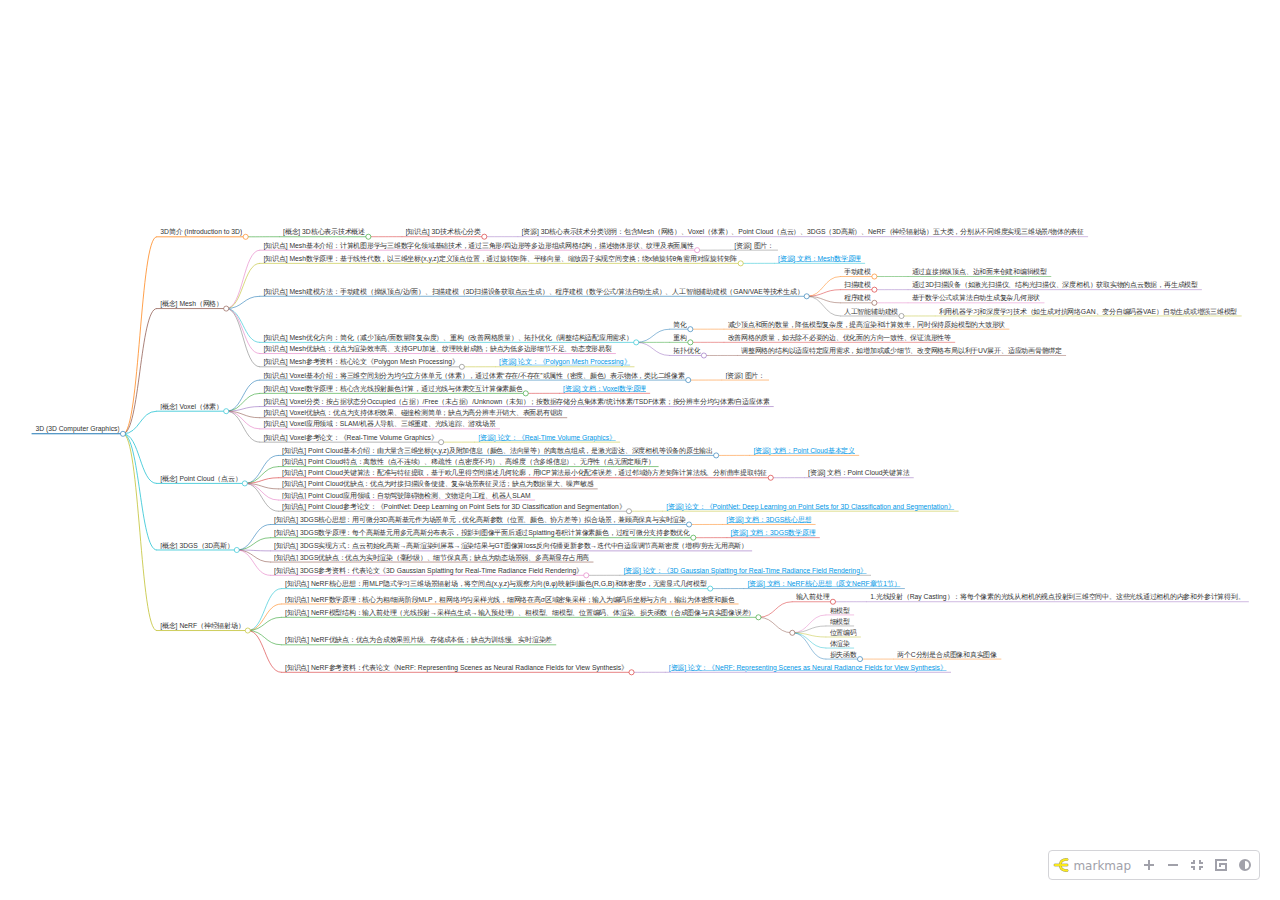
<file: interactive/3D_Computer_Graphics.html>
<!doctype html>
<html>
<head>
<meta charset="UTF-8" />
<meta name="viewport" content="width=device-width, initial-scale=1.0" />
<meta http-equiv="X-UA-Compatible" content="ie=edge" />
<title>Markmap</title>
<style>
* {
  margin: 0;
  padding: 0;
}
html {
  font-family: ui-sans-serif, system-ui, sans-serif, 'Apple Color Emoji',
    'Segoe UI Emoji', 'Segoe UI Symbol', 'Noto Color Emoji';
}
#mindmap {
  display: block;
  width: 100vw;
  height: 100vh;
}
.markmap-dark {
  background: #27272a;
  color: white;
}
</style>
<style>.mm-toolbar {display:flex;-webkit-user-select:none;-moz-user-select:none;user-select:none;align-items:center;border-width:1px;--un-border-opacity:1;border-color:rgb(212 212 216 / var(--un-border-opacity));border-radius:0.25rem;border-style:solid;--un-bg-opacity:1;background-color:rgb(255 255 255 / var(--un-bg-opacity));padding:0.25rem;line-height:1;
}
  .mm-toolbar:hover {--un-border-opacity:1;border-color:rgb(161 161 170 / var(--un-border-opacity));
  }
  .mm-toolbar svg {display:block;
  }
  .mm-toolbar a {display:inline-block;text-decoration:none;
  }
  .mm-toolbar-brand > img {width:1rem;height:1rem;vertical-align:middle;
    }
  .mm-toolbar-brand > span {padding-left:0.25rem;padding-right:0.25rem;
    }
  .mm-toolbar-brand:not(:first-child), .mm-toolbar-item:not(:first-child) {margin-left:0.25rem;
    }
  .mm-toolbar-brand > *, .mm-toolbar-item > * {min-width:1rem;cursor:pointer;text-align:center;font-size:0.75rem;line-height:1rem;--un-text-opacity:1;color:rgb(161 161 170 / var(--un-text-opacity));
    }
  .mm-toolbar-brand.active,
    .mm-toolbar-brand:hover,
    .mm-toolbar-item.active,
    .mm-toolbar-item:hover {border-radius:0.25rem;--un-bg-opacity:1;background-color:rgb(228 228 231 / var(--un-bg-opacity));
    }
  .mm-toolbar-brand.active > *, .mm-toolbar-brand:hover > *, .mm-toolbar-item.active > *, .mm-toolbar-item:hover > * {--un-text-opacity:1;color:rgb(39 39 42 / var(--un-text-opacity));
      }
  .mm-toolbar-brand.active, .mm-toolbar-item.active {--un-bg-opacity:1;background-color:rgb(212 212 216 / var(--un-bg-opacity));
    }

.markmap-dark .mm-toolbar {--un-border-opacity:1;border-color:rgb(82 82 91 / var(--un-border-opacity));--un-bg-opacity:1;background-color:rgb(39 39 42 / var(--un-bg-opacity));--un-text-opacity:1;color:rgb(161 161 170 / var(--un-text-opacity));
}

.markmap-dark .mm-toolbar:hover {--un-border-opacity:1;border-color:rgb(113 113 122 / var(--un-border-opacity));
  }

.markmap-dark .mm-toolbar > *:hover {--un-bg-opacity:1;background-color:rgb(82 82 91 / var(--un-bg-opacity));
  }

.markmap-dark .mm-toolbar > *:hover > * {--un-text-opacity:1;color:rgb(228 228 231 / var(--un-text-opacity));
    }
</style>
</head>
<body>
<svg id="mindmap"></svg>
<script>// https://d3js.org v7.9.0 Copyright 2010-2023 Mike Bostock
!function(t,n){"object"==typeof exports&&"undefined"!=typeof module?n(exports):"function"==typeof define&&define.amd?define(["exports"],n):n((t="undefined"!=typeof globalThis?globalThis:t||self).d3=t.d3||{})}(this,(function(t){"use strict";function n(t,n){return null==t||null==n?NaN:t<n?-1:t>n?1:t>=n?0:NaN}function e(t,n){return null==t||null==n?NaN:n<t?-1:n>t?1:n>=t?0:NaN}function r(t){let r,o,a;function u(t,n,e=0,i=t.length){if(e<i){if(0!==r(n,n))return i;do{const r=e+i>>>1;o(t[r],n)<0?e=r+1:i=r}while(e<i)}return e}return 2!==t.length?(r=n,o=(e,r)=>n(t(e),r),a=(n,e)=>t(n)-e):(r=t===n||t===e?t:i,o=t,a=t),{left:u,center:function(t,n,e=0,r=t.length){const i=u(t,n,e,r-1);return i>e&&a(t[i-1],n)>-a(t[i],n)?i-1:i},right:function(t,n,e=0,i=t.length){if(e<i){if(0!==r(n,n))return i;do{const r=e+i>>>1;o(t[r],n)<=0?e=r+1:i=r}while(e<i)}return e}}}function i(){return 0}function o(t){return null===t?NaN:+t}const a=r(n),u=a.right,c=a.left,f=r(o).center;var s=u;const l=d(y),h=d((function(t){const n=y(t);return(t,e,r,i,o)=>{n(t,e,(r<<=2)+0,(i<<=2)+0,o<<=2),n(t,e,r+1,i+1,o),n(t,e,r+2,i+2,o),n(t,e,r+3,i+3,o)}}));function d(t){return function(n,e,r=e){if(!((e=+e)>=0))throw new RangeError("invalid rx");if(!((r=+r)>=0))throw new RangeError("invalid ry");let{data:i,width:o,height:a}=n;if(!((o=Math.floor(o))>=0))throw new RangeError("invalid width");if(!((a=Math.floor(void 0!==a?a:i.length/o))>=0))throw new RangeError("invalid height");if(!o||!a||!e&&!r)return n;const u=e&&t(e),c=r&&t(r),f=i.slice();return u&&c?(p(u,f,i,o,a),p(u,i,f,o,a),p(u,f,i,o,a),g(c,i,f,o,a),g(c,f,i,o,a),g(c,i,f,o,a)):u?(p(u,i,f,o,a),p(u,f,i,o,a),p(u,i,f,o,a)):c&&(g(c,i,f,o,a),g(c,f,i,o,a),g(c,i,f,o,a)),n}}function p(t,n,e,r,i){for(let o=0,a=r*i;o<a;)t(n,e,o,o+=r,1)}function g(t,n,e,r,i){for(let o=0,a=r*i;o<r;++o)t(n,e,o,o+a,r)}function y(t){const n=Math.floor(t);if(n===t)return function(t){const n=2*t+1;return(e,r,i,o,a)=>{if(!((o-=a)>=i))return;let u=t*r[i];const c=a*t;for(let t=i,n=i+c;t<n;t+=a)u+=r[Math.min(o,t)];for(let t=i,f=o;t<=f;t+=a)u+=r[Math.min(o,t+c)],e[t]=u/n,u-=r[Math.max(i,t-c)]}}(t);const e=t-n,r=2*t+1;return(t,i,o,a,u)=>{if(!((a-=u)>=o))return;let c=n*i[o];const f=u*n,s=f+u;for(let t=o,n=o+f;t<n;t+=u)c+=i[Math.min(a,t)];for(let n=o,l=a;n<=l;n+=u)c+=i[Math.min(a,n+f)],t[n]=(c+e*(i[Math.max(o,n-s)]+i[Math.min(a,n+s)]))/r,c-=i[Math.max(o,n-f)]}}function v(t,n){let e=0;if(void 0===n)for(let n of t)null!=n&&(n=+n)>=n&&++e;else{let r=-1;for(let i of t)null!=(i=n(i,++r,t))&&(i=+i)>=i&&++e}return e}function _(t){return 0|t.length}function b(t){return!(t>0)}function m(t){return"object"!=typeof t||"length"in t?t:Array.from(t)}function x(t,n){let e,r=0,i=0,o=0;if(void 0===n)for(let n of t)null!=n&&(n=+n)>=n&&(e=n-i,i+=e/++r,o+=e*(n-i));else{let a=-1;for(let u of t)null!=(u=n(u,++a,t))&&(u=+u)>=u&&(e=u-i,i+=e/++r,o+=e*(u-i))}if(r>1)return o/(r-1)}function w(t,n){const e=x(t,n);return e?Math.sqrt(e):e}function M(t,n){let e,r;if(void 0===n)for(const n of t)null!=n&&(void 0===e?n>=n&&(e=r=n):(e>n&&(e=n),r<n&&(r=n)));else{let i=-1;for(let o of t)null!=(o=n(o,++i,t))&&(void 0===e?o>=o&&(e=r=o):(e>o&&(e=o),r<o&&(r=o)))}return[e,r]}class T{constructor(){this._partials=new Float64Array(32),this._n=0}add(t){const n=this._partials;let e=0;for(let r=0;r<this._n&&r<32;r++){const i=n[r],o=t+i,a=Math.abs(t)<Math.abs(i)?t-(o-i):i-(o-t);a&&(n[e++]=a),t=o}return n[e]=t,this._n=e+1,this}valueOf(){const t=this._partials;let n,e,r,i=this._n,o=0;if(i>0){for(o=t[--i];i>0&&(n=o,e=t[--i],o=n+e,r=e-(o-n),!r););i>0&&(r<0&&t[i-1]<0||r>0&&t[i-1]>0)&&(e=2*r,n=o+e,e==n-o&&(o=n))}return o}}class InternMap extends Map{constructor(t,n=N){if(super(),Object.defineProperties(this,{_intern:{value:new Map},_key:{value:n}}),null!=t)for(const[n,e]of t)this.set(n,e)}get(t){return super.get(A(this,t))}has(t){return super.has(A(this,t))}set(t,n){return super.set(S(this,t),n)}delete(t){return super.delete(E(this,t))}}class InternSet extends Set{constructor(t,n=N){if(super(),Object.defineProperties(this,{_intern:{value:new Map},_key:{value:n}}),null!=t)for(const n of t)this.add(n)}has(t){return super.has(A(this,t))}add(t){return super.add(S(this,t))}delete(t){return super.delete(E(this,t))}}function A({_intern:t,_key:n},e){const r=n(e);return t.has(r)?t.get(r):e}function S({_intern:t,_key:n},e){const r=n(e);return t.has(r)?t.get(r):(t.set(r,e),e)}function E({_intern:t,_key:n},e){const r=n(e);return t.has(r)&&(e=t.get(r),t.delete(r)),e}function N(t){return null!==t&&"object"==typeof t?t.valueOf():t}function k(t){return t}function C(t,...n){return F(t,k,k,n)}function P(t,...n){return F(t,Array.from,k,n)}function z(t,n){for(let e=1,r=n.length;e<r;++e)t=t.flatMap((t=>t.pop().map((([n,e])=>[...t,n,e]))));return t}function $(t,n,...e){return F(t,k,n,e)}function D(t,n,...e){return F(t,Array.from,n,e)}function R(t){if(1!==t.length)throw new Error("duplicate key");return t[0]}function F(t,n,e,r){return function t(i,o){if(o>=r.length)return e(i);const a=new InternMap,u=r[o++];let c=-1;for(const t of i){const n=u(t,++c,i),e=a.get(n);e?e.push(t):a.set(n,[t])}for(const[n,e]of a)a.set(n,t(e,o));return n(a)}(t,0)}function q(t,n){return Array.from(n,(n=>t[n]))}function U(t,...n){if("function"!=typeof t[Symbol.iterator])throw new TypeError("values is not iterable");t=Array.from(t);let[e]=n;if(e&&2!==e.length||n.length>1){const r=Uint32Array.from(t,((t,n)=>n));return n.length>1?(n=n.map((n=>t.map(n))),r.sort(((t,e)=>{for(const r of n){const n=O(r[t],r[e]);if(n)return n}}))):(e=t.map(e),r.sort(((t,n)=>O(e[t],e[n])))),q(t,r)}return t.sort(I(e))}function I(t=n){if(t===n)return O;if("function"!=typeof t)throw new TypeError("compare is not a function");return(n,e)=>{const r=t(n,e);return r||0===r?r:(0===t(e,e))-(0===t(n,n))}}function O(t,n){return(null==t||!(t>=t))-(null==n||!(n>=n))||(t<n?-1:t>n?1:0)}var B=Array.prototype.slice;function Y(t){return()=>t}const L=Math.sqrt(50),j=Math.sqrt(10),H=Math.sqrt(2);function X(t,n,e){const r=(n-t)/Math.max(0,e),i=Math.floor(Math.log10(r)),o=r/Math.pow(10,i),a=o>=L?10:o>=j?5:o>=H?2:1;let u,c,f;return i<0?(f=Math.pow(10,-i)/a,u=Math.round(t*f),c=Math.round(n*f),u/f<t&&++u,c/f>n&&--c,f=-f):(f=Math.pow(10,i)*a,u=Math.round(t/f),c=Math.round(n/f),u*f<t&&++u,c*f>n&&--c),c<u&&.5<=e&&e<2?X(t,n,2*e):[u,c,f]}function G(t,n,e){if(!((e=+e)>0))return[];if((t=+t)===(n=+n))return[t];const r=n<t,[i,o,a]=r?X(n,t,e):X(t,n,e);if(!(o>=i))return[];const u=o-i+1,c=new Array(u);if(r)if(a<0)for(let t=0;t<u;++t)c[t]=(o-t)/-a;else for(let t=0;t<u;++t)c[t]=(o-t)*a;else if(a<0)for(let t=0;t<u;++t)c[t]=(i+t)/-a;else for(let t=0;t<u;++t)c[t]=(i+t)*a;return c}function V(t,n,e){return X(t=+t,n=+n,e=+e)[2]}function W(t,n,e){e=+e;const r=(n=+n)<(t=+t),i=r?V(n,t,e):V(t,n,e);return(r?-1:1)*(i<0?1/-i:i)}function Z(t,n,e){let r;for(;;){const i=V(t,n,e);if(i===r||0===i||!isFinite(i))return[t,n];i>0?(t=Math.floor(t/i)*i,n=Math.ceil(n/i)*i):i<0&&(t=Math.ceil(t*i)/i,n=Math.floor(n*i)/i),r=i}}function K(t){return Math.max(1,Math.ceil(Math.log(v(t))/Math.LN2)+1)}function Q(){var t=k,n=M,e=K;function r(r){Array.isArray(r)||(r=Array.from(r));var i,o,a,u=r.length,c=new Array(u);for(i=0;i<u;++i)c[i]=t(r[i],i,r);var f=n(c),l=f[0],h=f[1],d=e(c,l,h);if(!Array.isArray(d)){const t=h,e=+d;if(n===M&&([l,h]=Z(l,h,e)),(d=G(l,h,e))[0]<=l&&(a=V(l,h,e)),d[d.length-1]>=h)if(t>=h&&n===M){const t=V(l,h,e);isFinite(t)&&(t>0?h=(Math.floor(h/t)+1)*t:t<0&&(h=(Math.ceil(h*-t)+1)/-t))}else d.pop()}for(var p=d.length,g=0,y=p;d[g]<=l;)++g;for(;d[y-1]>h;)--y;(g||y<p)&&(d=d.slice(g,y),p=y-g);var v,_=new Array(p+1);for(i=0;i<=p;++i)(v=_[i]=[]).x0=i>0?d[i-1]:l,v.x1=i<p?d[i]:h;if(isFinite(a)){if(a>0)for(i=0;i<u;++i)null!=(o=c[i])&&l<=o&&o<=h&&_[Math.min(p,Math.floor((o-l)/a))].push(r[i]);else if(a<0)for(i=0;i<u;++i)if(null!=(o=c[i])&&l<=o&&o<=h){const t=Math.floor((l-o)*a);_[Math.min(p,t+(d[t]<=o))].push(r[i])}}else for(i=0;i<u;++i)null!=(o=c[i])&&l<=o&&o<=h&&_[s(d,o,0,p)].push(r[i]);return _}return r.value=function(n){return arguments.length?(t="function"==typeof n?n:Y(n),r):t},r.domain=function(t){return arguments.length?(n="function"==typeof t?t:Y([t[0],t[1]]),r):n},r.thresholds=function(t){return arguments.length?(e="function"==typeof t?t:Y(Array.isArray(t)?B.call(t):t),r):e},r}function J(t,n){let e;if(void 0===n)for(const n of t)null!=n&&(e<n||void 0===e&&n>=n)&&(e=n);else{let r=-1;for(let i of t)null!=(i=n(i,++r,t))&&(e<i||void 0===e&&i>=i)&&(e=i)}return e}function tt(t,n){let e,r=-1,i=-1;if(void 0===n)for(const n of t)++i,null!=n&&(e<n||void 0===e&&n>=n)&&(e=n,r=i);else for(let o of t)null!=(o=n(o,++i,t))&&(e<o||void 0===e&&o>=o)&&(e=o,r=i);return r}function nt(t,n){let e;if(void 0===n)for(const n of t)null!=n&&(e>n||void 0===e&&n>=n)&&(e=n);else{let r=-1;for(let i of t)null!=(i=n(i,++r,t))&&(e>i||void 0===e&&i>=i)&&(e=i)}return e}function et(t,n){let e,r=-1,i=-1;if(void 0===n)for(const n of t)++i,null!=n&&(e>n||void 0===e&&n>=n)&&(e=n,r=i);else for(let o of t)null!=(o=n(o,++i,t))&&(e>o||void 0===e&&o>=o)&&(e=o,r=i);return r}function rt(t,n,e=0,r=1/0,i){if(n=Math.floor(n),e=Math.floor(Math.max(0,e)),r=Math.floor(Math.min(t.length-1,r)),!(e<=n&&n<=r))return t;for(i=void 0===i?O:I(i);r>e;){if(r-e>600){const o=r-e+1,a=n-e+1,u=Math.log(o),c=.5*Math.exp(2*u/3),f=.5*Math.sqrt(u*c*(o-c)/o)*(a-o/2<0?-1:1);rt(t,n,Math.max(e,Math.floor(n-a*c/o+f)),Math.min(r,Math.floor(n+(o-a)*c/o+f)),i)}const o=t[n];let a=e,u=r;for(it(t,e,n),i(t[r],o)>0&&it(t,e,r);a<u;){for(it(t,a,u),++a,--u;i(t[a],o)<0;)++a;for(;i(t[u],o)>0;)--u}0===i(t[e],o)?it(t,e,u):(++u,it(t,u,r)),u<=n&&(e=u+1),n<=u&&(r=u-1)}return t}function it(t,n,e){const r=t[n];t[n]=t[e],t[e]=r}function ot(t,e=n){let r,i=!1;if(1===e.length){let o;for(const a of t){const t=e(a);(i?n(t,o)>0:0===n(t,t))&&(r=a,o=t,i=!0)}}else for(const n of t)(i?e(n,r)>0:0===e(n,n))&&(r=n,i=!0);return r}function at(t,n,e){if(t=Float64Array.from(function*(t,n){if(void 0===n)for(let n of t)null!=n&&(n=+n)>=n&&(yield n);else{let e=-1;for(let r of t)null!=(r=n(r,++e,t))&&(r=+r)>=r&&(yield r)}}(t,e)),(r=t.length)&&!isNaN(n=+n)){if(n<=0||r<2)return nt(t);if(n>=1)return J(t);var r,i=(r-1)*n,o=Math.floor(i),a=J(rt(t,o).subarray(0,o+1));return a+(nt(t.subarray(o+1))-a)*(i-o)}}function ut(t,n,e=o){if((r=t.length)&&!isNaN(n=+n)){if(n<=0||r<2)return+e(t[0],0,t);if(n>=1)return+e(t[r-1],r-1,t);var r,i=(r-1)*n,a=Math.floor(i),u=+e(t[a],a,t);return u+(+e(t[a+1],a+1,t)-u)*(i-a)}}function ct(t,n,e=o){if(!isNaN(n=+n)){if(r=Float64Array.from(t,((n,r)=>o(e(t[r],r,t)))),n<=0)return et(r);if(n>=1)return tt(r);var r,i=Uint32Array.from(t,((t,n)=>n)),a=r.length-1,u=Math.floor(a*n);return rt(i,u,0,a,((t,n)=>O(r[t],r[n]))),(u=ot(i.subarray(0,u+1),(t=>r[t])))>=0?u:-1}}function ft(t){return Array.from(function*(t){for(const n of t)yield*n}(t))}function st(t,n){return[t,n]}function lt(t,n,e){t=+t,n=+n,e=(i=arguments.length)<2?(n=t,t=0,1):i<3?1:+e;for(var r=-1,i=0|Math.max(0,Math.ceil((n-t)/e)),o=new Array(i);++r<i;)o[r]=t+r*e;return o}function ht(t,e=n){if(1===e.length)return et(t,e);let r,i=-1,o=-1;for(const n of t)++o,(i<0?0===e(n,n):e(n,r)<0)&&(r=n,i=o);return i}var dt=pt(Math.random);function pt(t){return function(n,e=0,r=n.length){let i=r-(e=+e);for(;i;){const r=t()*i--|0,o=n[i+e];n[i+e]=n[r+e],n[r+e]=o}return n}}function gt(t){if(!(i=t.length))return[];for(var n=-1,e=nt(t,yt),r=new Array(e);++n<e;)for(var i,o=-1,a=r[n]=new Array(i);++o<i;)a[o]=t[o][n];return r}function yt(t){return t.length}function vt(t){return t instanceof InternSet?t:new InternSet(t)}function _t(t,n){const e=t[Symbol.iterator](),r=new Set;for(const t of n){const n=bt(t);if(r.has(n))continue;let i,o;for(;({value:i,done:o}=e.next());){if(o)return!1;const t=bt(i);if(r.add(t),Object.is(n,t))break}}return!0}function bt(t){return null!==t&&"object"==typeof t?t.valueOf():t}function mt(t){return t}var xt=1,wt=2,Mt=3,Tt=4,At=1e-6;function St(t){return"translate("+t+",0)"}function Et(t){return"translate(0,"+t+")"}function Nt(t){return n=>+t(n)}function kt(t,n){return n=Math.max(0,t.bandwidth()-2*n)/2,t.round()&&(n=Math.round(n)),e=>+t(e)+n}function Ct(){return!this.__axis}function Pt(t,n){var e=[],r=null,i=null,o=6,a=6,u=3,c="undefined"!=typeof window&&window.devicePixelRatio>1?0:.5,f=t===xt||t===Tt?-1:1,s=t===Tt||t===wt?"x":"y",l=t===xt||t===Mt?St:Et;function h(h){var d=null==r?n.ticks?n.ticks.apply(n,e):n.domain():r,p=null==i?n.tickFormat?n.tickFormat.apply(n,e):mt:i,g=Math.max(o,0)+u,y=n.range(),v=+y[0]+c,_=+y[y.length-1]+c,b=(n.bandwidth?kt:Nt)(n.copy(),c),m=h.selection?h.selection():h,x=m.selectAll(".domain").data([null]),w=m.selectAll(".tick").data(d,n).order(),M=w.exit(),T=w.enter().append("g").attr("class","tick"),A=w.select("line"),S=w.select("text");x=x.merge(x.enter().insert("path",".tick").attr("class","domain").attr("stroke","currentColor")),w=w.merge(T),A=A.merge(T.append("line").attr("stroke","currentColor").attr(s+"2",f*o)),S=S.merge(T.append("text").attr("fill","currentColor").attr(s,f*g).attr("dy",t===xt?"0em":t===Mt?"0.71em":"0.32em")),h!==m&&(x=x.transition(h),w=w.transition(h),A=A.transition(h),S=S.transition(h),M=M.transition(h).attr("opacity",At).attr("transform",(function(t){return isFinite(t=b(t))?l(t+c):this.getAttribute("transform")})),T.attr("opacity",At).attr("transform",(function(t){var n=this.parentNode.__axis;return l((n&&isFinite(n=n(t))?n:b(t))+c)}))),M.remove(),x.attr("d",t===Tt||t===wt?a?"M"+f*a+","+v+"H"+c+"V"+_+"H"+f*a:"M"+c+","+v+"V"+_:a?"M"+v+","+f*a+"V"+c+"H"+_+"V"+f*a:"M"+v+","+c+"H"+_),w.attr("opacity",1).attr("transform",(function(t){return l(b(t)+c)})),A.attr(s+"2",f*o),S.attr(s,f*g).text(p),m.filter(Ct).attr("fill","none").attr("font-size",10).attr("font-family","sans-serif").attr("text-anchor",t===wt?"start":t===Tt?"end":"middle"),m.each((function(){this.__axis=b}))}return h.scale=function(t){return arguments.length?(n=t,h):n},h.ticks=function(){return e=Array.from(arguments),h},h.tickArguments=function(t){return arguments.length?(e=null==t?[]:Array.from(t),h):e.slice()},h.tickValues=function(t){return arguments.length?(r=null==t?null:Array.from(t),h):r&&r.slice()},h.tickFormat=function(t){return arguments.length?(i=t,h):i},h.tickSize=function(t){return arguments.length?(o=a=+t,h):o},h.tickSizeInner=function(t){return arguments.length?(o=+t,h):o},h.tickSizeOuter=function(t){return arguments.length?(a=+t,h):a},h.tickPadding=function(t){return arguments.length?(u=+t,h):u},h.offset=function(t){return arguments.length?(c=+t,h):c},h}var zt={value:()=>{}};function $t(){for(var t,n=0,e=arguments.length,r={};n<e;++n){if(!(t=arguments[n]+"")||t in r||/[\s.]/.test(t))throw new Error("illegal type: "+t);r[t]=[]}return new Dt(r)}function Dt(t){this._=t}function Rt(t,n){for(var e,r=0,i=t.length;r<i;++r)if((e=t[r]).name===n)return e.value}function Ft(t,n,e){for(var r=0,i=t.length;r<i;++r)if(t[r].name===n){t[r]=zt,t=t.slice(0,r).concat(t.slice(r+1));break}return null!=e&&t.push({name:n,value:e}),t}Dt.prototype=$t.prototype={constructor:Dt,on:function(t,n){var e,r,i=this._,o=(r=i,(t+"").trim().split(/^|\s+/).map((function(t){var n="",e=t.indexOf(".");if(e>=0&&(n=t.slice(e+1),t=t.slice(0,e)),t&&!r.hasOwnProperty(t))throw new Error("unknown type: "+t);return{type:t,name:n}}))),a=-1,u=o.length;if(!(arguments.length<2)){if(null!=n&&"function"!=typeof n)throw new Error("invalid callback: "+n);for(;++a<u;)if(e=(t=o[a]).type)i[e]=Ft(i[e],t.name,n);else if(null==n)for(e in i)i[e]=Ft(i[e],t.name,null);return this}for(;++a<u;)if((e=(t=o[a]).type)&&(e=Rt(i[e],t.name)))return e},copy:function(){var t={},n=this._;for(var e in n)t[e]=n[e].slice();return new Dt(t)},call:function(t,n){if((e=arguments.length-2)>0)for(var e,r,i=new Array(e),o=0;o<e;++o)i[o]=arguments[o+2];if(!this._.hasOwnProperty(t))throw new Error("unknown type: "+t);for(o=0,e=(r=this._[t]).length;o<e;++o)r[o].value.apply(n,i)},apply:function(t,n,e){if(!this._.hasOwnProperty(t))throw new Error("unknown type: "+t);for(var r=this._[t],i=0,o=r.length;i<o;++i)r[i].value.apply(n,e)}};var qt="http://www.w3.org/1999/xhtml",Ut={svg:"http://www.w3.org/2000/svg",xhtml:qt,xlink:"http://www.w3.org/1999/xlink",xml:"http://www.w3.org/XML/1998/namespace",xmlns:"http://www.w3.org/2000/xmlns/"};function It(t){var n=t+="",e=n.indexOf(":");return e>=0&&"xmlns"!==(n=t.slice(0,e))&&(t=t.slice(e+1)),Ut.hasOwnProperty(n)?{space:Ut[n],local:t}:t}function Ot(t){return function(){var n=this.ownerDocument,e=this.namespaceURI;return e===qt&&n.documentElement.namespaceURI===qt?n.createElement(t):n.createElementNS(e,t)}}function Bt(t){return function(){return this.ownerDocument.createElementNS(t.space,t.local)}}function Yt(t){var n=It(t);return(n.local?Bt:Ot)(n)}function Lt(){}function jt(t){return null==t?Lt:function(){return this.querySelector(t)}}function Ht(t){return null==t?[]:Array.isArray(t)?t:Array.from(t)}function Xt(){return[]}function Gt(t){return null==t?Xt:function(){return this.querySelectorAll(t)}}function Vt(t){return function(){return this.matches(t)}}function Wt(t){return function(n){return n.matches(t)}}var Zt=Array.prototype.find;function Kt(){return this.firstElementChild}var Qt=Array.prototype.filter;function Jt(){return Array.from(this.children)}function tn(t){return new Array(t.length)}function nn(t,n){this.ownerDocument=t.ownerDocument,this.namespaceURI=t.namespaceURI,this._next=null,this._parent=t,this.__data__=n}function en(t,n,e,r,i,o){for(var a,u=0,c=n.length,f=o.length;u<f;++u)(a=n[u])?(a.__data__=o[u],r[u]=a):e[u]=new nn(t,o[u]);for(;u<c;++u)(a=n[u])&&(i[u]=a)}function rn(t,n,e,r,i,o,a){var u,c,f,s=new Map,l=n.length,h=o.length,d=new Array(l);for(u=0;u<l;++u)(c=n[u])&&(d[u]=f=a.call(c,c.__data__,u,n)+"",s.has(f)?i[u]=c:s.set(f,c));for(u=0;u<h;++u)f=a.call(t,o[u],u,o)+"",(c=s.get(f))?(r[u]=c,c.__data__=o[u],s.delete(f)):e[u]=new nn(t,o[u]);for(u=0;u<l;++u)(c=n[u])&&s.get(d[u])===c&&(i[u]=c)}function on(t){return t.__data__}function an(t){return"object"==typeof t&&"length"in t?t:Array.from(t)}function un(t,n){return t<n?-1:t>n?1:t>=n?0:NaN}function cn(t){return function(){this.removeAttribute(t)}}function fn(t){return function(){this.removeAttributeNS(t.space,t.local)}}function sn(t,n){return function(){this.setAttribute(t,n)}}function ln(t,n){return function(){this.setAttributeNS(t.space,t.local,n)}}function hn(t,n){return function(){var e=n.apply(this,arguments);null==e?this.removeAttribute(t):this.setAttribute(t,e)}}function dn(t,n){return function(){var e=n.apply(this,arguments);null==e?this.removeAttributeNS(t.space,t.local):this.setAttributeNS(t.space,t.local,e)}}function pn(t){return t.ownerDocument&&t.ownerDocument.defaultView||t.document&&t||t.defaultView}function gn(t){return function(){this.style.removeProperty(t)}}function yn(t,n,e){return function(){this.style.setProperty(t,n,e)}}function vn(t,n,e){return function(){var r=n.apply(this,arguments);null==r?this.style.removeProperty(t):this.style.setProperty(t,r,e)}}function _n(t,n){return t.style.getPropertyValue(n)||pn(t).getComputedStyle(t,null).getPropertyValue(n)}function bn(t){return function(){delete this[t]}}function mn(t,n){return function(){this[t]=n}}function xn(t,n){return function(){var e=n.apply(this,arguments);null==e?delete this[t]:this[t]=e}}function wn(t){return t.trim().split(/^|\s+/)}function Mn(t){return t.classList||new Tn(t)}function Tn(t){this._node=t,this._names=wn(t.getAttribute("class")||"")}function An(t,n){for(var e=Mn(t),r=-1,i=n.length;++r<i;)e.add(n[r])}function Sn(t,n){for(var e=Mn(t),r=-1,i=n.length;++r<i;)e.remove(n[r])}function En(t){return function(){An(this,t)}}function Nn(t){return function(){Sn(this,t)}}function kn(t,n){return function(){(n.apply(this,arguments)?An:Sn)(this,t)}}function Cn(){this.textContent=""}function Pn(t){return function(){this.textContent=t}}function zn(t){return function(){var n=t.apply(this,arguments);this.textContent=null==n?"":n}}function $n(){this.innerHTML=""}function Dn(t){return function(){this.innerHTML=t}}function Rn(t){return function(){var n=t.apply(this,arguments);this.innerHTML=null==n?"":n}}function Fn(){this.nextSibling&&this.parentNode.appendChild(this)}function qn(){this.previousSibling&&this.parentNode.insertBefore(this,this.parentNode.firstChild)}function Un(){return null}function In(){var t=this.parentNode;t&&t.removeChild(this)}function On(){var t=this.cloneNode(!1),n=this.parentNode;return n?n.insertBefore(t,this.nextSibling):t}function Bn(){var t=this.cloneNode(!0),n=this.parentNode;return n?n.insertBefore(t,this.nextSibling):t}function Yn(t){return function(){var n=this.__on;if(n){for(var e,r=0,i=-1,o=n.length;r<o;++r)e=n[r],t.type&&e.type!==t.type||e.name!==t.name?n[++i]=e:this.removeEventListener(e.type,e.listener,e.options);++i?n.length=i:delete this.__on}}}function Ln(t,n,e){return function(){var r,i=this.__on,o=function(t){return function(n){t.call(this,n,this.__data__)}}(n);if(i)for(var a=0,u=i.length;a<u;++a)if((r=i[a]).type===t.type&&r.name===t.name)return this.removeEventListener(r.type,r.listener,r.options),this.addEventListener(r.type,r.listener=o,r.options=e),void(r.value=n);this.addEventListener(t.type,o,e),r={type:t.type,name:t.name,value:n,listener:o,options:e},i?i.push(r):this.__on=[r]}}function jn(t,n,e){var r=pn(t),i=r.CustomEvent;"function"==typeof i?i=new i(n,e):(i=r.document.createEvent("Event"),e?(i.initEvent(n,e.bubbles,e.cancelable),i.detail=e.detail):i.initEvent(n,!1,!1)),t.dispatchEvent(i)}function Hn(t,n){return function(){return jn(this,t,n)}}function Xn(t,n){return function(){return jn(this,t,n.apply(this,arguments))}}nn.prototype={constructor:nn,appendChild:function(t){return this._parent.insertBefore(t,this._next)},insertBefore:function(t,n){return this._parent.insertBefore(t,n)},querySelector:function(t){return this._parent.querySelector(t)},querySelectorAll:function(t){return this._parent.querySelectorAll(t)}},Tn.prototype={add:function(t){this._names.indexOf(t)<0&&(this._names.push(t),this._node.setAttribute("class",this._names.join(" ")))},remove:function(t){var n=this._names.indexOf(t);n>=0&&(this._names.splice(n,1),this._node.setAttribute("class",this._names.join(" ")))},contains:function(t){return this._names.indexOf(t)>=0}};var Gn=[null];function Vn(t,n){this._groups=t,this._parents=n}function Wn(){return new Vn([[document.documentElement]],Gn)}function Zn(t){return"string"==typeof t?new Vn([[document.querySelector(t)]],[document.documentElement]):new Vn([[t]],Gn)}Vn.prototype=Wn.prototype={constructor:Vn,select:function(t){"function"!=typeof t&&(t=jt(t));for(var n=this._groups,e=n.length,r=new Array(e),i=0;i<e;++i)for(var o,a,u=n[i],c=u.length,f=r[i]=new Array(c),s=0;s<c;++s)(o=u[s])&&(a=t.call(o,o.__data__,s,u))&&("__data__"in o&&(a.__data__=o.__data__),f[s]=a);return new Vn(r,this._parents)},selectAll:function(t){t="function"==typeof t?function(t){return function(){return Ht(t.apply(this,arguments))}}(t):Gt(t);for(var n=this._groups,e=n.length,r=[],i=[],o=0;o<e;++o)for(var a,u=n[o],c=u.length,f=0;f<c;++f)(a=u[f])&&(r.push(t.call(a,a.__data__,f,u)),i.push(a));return new Vn(r,i)},selectChild:function(t){return this.select(null==t?Kt:function(t){return function(){return Zt.call(this.children,t)}}("function"==typeof t?t:Wt(t)))},selectChildren:function(t){return this.selectAll(null==t?Jt:function(t){return function(){return Qt.call(this.children,t)}}("function"==typeof t?t:Wt(t)))},filter:function(t){"function"!=typeof t&&(t=Vt(t));for(var n=this._groups,e=n.length,r=new Array(e),i=0;i<e;++i)for(var o,a=n[i],u=a.length,c=r[i]=[],f=0;f<u;++f)(o=a[f])&&t.call(o,o.__data__,f,a)&&c.push(o);return new Vn(r,this._parents)},data:function(t,n){if(!arguments.length)return Array.from(this,on);var e=n?rn:en,r=this._parents,i=this._groups;"function"!=typeof t&&(t=function(t){return function(){return t}}(t));for(var o=i.length,a=new Array(o),u=new Array(o),c=new Array(o),f=0;f<o;++f){var s=r[f],l=i[f],h=l.length,d=an(t.call(s,s&&s.__data__,f,r)),p=d.length,g=u[f]=new Array(p),y=a[f]=new Array(p);e(s,l,g,y,c[f]=new Array(h),d,n);for(var v,_,b=0,m=0;b<p;++b)if(v=g[b]){for(b>=m&&(m=b+1);!(_=y[m])&&++m<p;);v._next=_||null}}return(a=new Vn(a,r))._enter=u,a._exit=c,a},enter:function(){return new Vn(this._enter||this._groups.map(tn),this._parents)},exit:function(){return new Vn(this._exit||this._groups.map(tn),this._parents)},join:function(t,n,e){var r=this.enter(),i=this,o=this.exit();return"function"==typeof t?(r=t(r))&&(r=r.selection()):r=r.append(t+""),null!=n&&(i=n(i))&&(i=i.selection()),null==e?o.remove():e(o),r&&i?r.merge(i).order():i},merge:function(t){for(var n=t.selection?t.selection():t,e=this._groups,r=n._groups,i=e.length,o=r.length,a=Math.min(i,o),u=new Array(i),c=0;c<a;++c)for(var f,s=e[c],l=r[c],h=s.length,d=u[c]=new Array(h),p=0;p<h;++p)(f=s[p]||l[p])&&(d[p]=f);for(;c<i;++c)u[c]=e[c];return new Vn(u,this._parents)},selection:function(){return this},order:function(){for(var t=this._groups,n=-1,e=t.length;++n<e;)for(var r,i=t[n],o=i.length-1,a=i[o];--o>=0;)(r=i[o])&&(a&&4^r.compareDocumentPosition(a)&&a.parentNode.insertBefore(r,a),a=r);return this},sort:function(t){function n(n,e){return n&&e?t(n.__data__,e.__data__):!n-!e}t||(t=un);for(var e=this._groups,r=e.length,i=new Array(r),o=0;o<r;++o){for(var a,u=e[o],c=u.length,f=i[o]=new Array(c),s=0;s<c;++s)(a=u[s])&&(f[s]=a);f.sort(n)}return new Vn(i,this._parents).order()},call:function(){var t=arguments[0];return arguments[0]=this,t.apply(null,arguments),this},nodes:function(){return Array.from(this)},node:function(){for(var t=this._groups,n=0,e=t.length;n<e;++n)for(var r=t[n],i=0,o=r.length;i<o;++i){var a=r[i];if(a)return a}return null},size:function(){let t=0;for(const n of this)++t;return t},empty:function(){return!this.node()},each:function(t){for(var n=this._groups,e=0,r=n.length;e<r;++e)for(var i,o=n[e],a=0,u=o.length;a<u;++a)(i=o[a])&&t.call(i,i.__data__,a,o);return this},attr:function(t,n){var e=It(t);if(arguments.length<2){var r=this.node();return e.local?r.getAttributeNS(e.space,e.local):r.getAttribute(e)}return this.each((null==n?e.local?fn:cn:"function"==typeof n?e.local?dn:hn:e.local?ln:sn)(e,n))},style:function(t,n,e){return arguments.length>1?this.each((null==n?gn:"function"==typeof n?vn:yn)(t,n,null==e?"":e)):_n(this.node(),t)},property:function(t,n){return arguments.length>1?this.each((null==n?bn:"function"==typeof n?xn:mn)(t,n)):this.node()[t]},classed:function(t,n){var e=wn(t+"");if(arguments.length<2){for(var r=Mn(this.node()),i=-1,o=e.length;++i<o;)if(!r.contains(e[i]))return!1;return!0}return this.each(("function"==typeof n?kn:n?En:Nn)(e,n))},text:function(t){return arguments.length?this.each(null==t?Cn:("function"==typeof t?zn:Pn)(t)):this.node().textContent},html:function(t){return arguments.length?this.each(null==t?$n:("function"==typeof t?Rn:Dn)(t)):this.node().innerHTML},raise:function(){return this.each(Fn)},lower:function(){return this.each(qn)},append:function(t){var n="function"==typeof t?t:Yt(t);return this.select((function(){return this.appendChild(n.apply(this,arguments))}))},insert:function(t,n){var e="function"==typeof t?t:Yt(t),r=null==n?Un:"function"==typeof n?n:jt(n);return this.select((function(){return this.insertBefore(e.apply(this,arguments),r.apply(this,arguments)||null)}))},remove:function(){return this.each(In)},clone:function(t){return this.select(t?Bn:On)},datum:function(t){return arguments.length?this.property("__data__",t):this.node().__data__},on:function(t,n,e){var r,i,o=function(t){return t.trim().split(/^|\s+/).map((function(t){var n="",e=t.indexOf(".");return e>=0&&(n=t.slice(e+1),t=t.slice(0,e)),{type:t,name:n}}))}(t+""),a=o.length;if(!(arguments.length<2)){for(u=n?Ln:Yn,r=0;r<a;++r)this.each(u(o[r],n,e));return this}var u=this.node().__on;if(u)for(var c,f=0,s=u.length;f<s;++f)for(r=0,c=u[f];r<a;++r)if((i=o[r]).type===c.type&&i.name===c.name)return c.value},dispatch:function(t,n){return this.each(("function"==typeof n?Xn:Hn)(t,n))},[Symbol.iterator]:function*(){for(var t=this._groups,n=0,e=t.length;n<e;++n)for(var r,i=t[n],o=0,a=i.length;o<a;++o)(r=i[o])&&(yield r)}};var Kn=0;function Qn(){return new Jn}function Jn(){this._="@"+(++Kn).toString(36)}function te(t){let n;for(;n=t.sourceEvent;)t=n;return t}function ne(t,n){if(t=te(t),void 0===n&&(n=t.currentTarget),n){var e=n.ownerSVGElement||n;if(e.createSVGPoint){var r=e.createSVGPoint();return r.x=t.clientX,r.y=t.clientY,[(r=r.matrixTransform(n.getScreenCTM().inverse())).x,r.y]}if(n.getBoundingClientRect){var i=n.getBoundingClientRect();return[t.clientX-i.left-n.clientLeft,t.clientY-i.top-n.clientTop]}}return[t.pageX,t.pageY]}Jn.prototype=Qn.prototype={constructor:Jn,get:function(t){for(var n=this._;!(n in t);)if(!(t=t.parentNode))return;return t[n]},set:function(t,n){return t[this._]=n},remove:function(t){return this._ in t&&delete t[this._]},toString:function(){return this._}};const ee={passive:!1},re={capture:!0,passive:!1};function ie(t){t.stopImmediatePropagation()}function oe(t){t.preventDefault(),t.stopImmediatePropagation()}function ae(t){var n=t.document.documentElement,e=Zn(t).on("dragstart.drag",oe,re);"onselectstart"in n?e.on("selectstart.drag",oe,re):(n.__noselect=n.style.MozUserSelect,n.style.MozUserSelect="none")}function ue(t,n){var e=t.document.documentElement,r=Zn(t).on("dragstart.drag",null);n&&(r.on("click.drag",oe,re),setTimeout((function(){r.on("click.drag",null)}),0)),"onselectstart"in e?r.on("selectstart.drag",null):(e.style.MozUserSelect=e.__noselect,delete e.__noselect)}var ce=t=>()=>t;function fe(t,{sourceEvent:n,subject:e,target:r,identifier:i,active:o,x:a,y:u,dx:c,dy:f,dispatch:s}){Object.defineProperties(this,{type:{value:t,enumerable:!0,configurable:!0},sourceEvent:{value:n,enumerable:!0,configurable:!0},subject:{value:e,enumerable:!0,configurable:!0},target:{value:r,enumerable:!0,configurable:!0},identifier:{value:i,enumerable:!0,configurable:!0},active:{value:o,enumerable:!0,configurable:!0},x:{value:a,enumerable:!0,configurable:!0},y:{value:u,enumerable:!0,configurable:!0},dx:{value:c,enumerable:!0,configurable:!0},dy:{value:f,enumerable:!0,configurable:!0},_:{value:s}})}function se(t){return!t.ctrlKey&&!t.button}function le(){return this.parentNode}function he(t,n){return null==n?{x:t.x,y:t.y}:n}function de(){return navigator.maxTouchPoints||"ontouchstart"in this}function pe(t,n,e){t.prototype=n.prototype=e,e.constructor=t}function ge(t,n){var e=Object.create(t.prototype);for(var r in n)e[r]=n[r];return e}function ye(){}fe.prototype.on=function(){var t=this._.on.apply(this._,arguments);return t===this._?this:t};var ve=.7,_e=1/ve,be="\\s*([+-]?\\d+)\\s*",me="\\s*([+-]?(?:\\d*\\.)?\\d+(?:[eE][+-]?\\d+)?)\\s*",xe="\\s*([+-]?(?:\\d*\\.)?\\d+(?:[eE][+-]?\\d+)?)%\\s*",we=/^#([0-9a-f]{3,8})$/,Me=new RegExp(`^rgb\\(${be},${be},${be}\\)$`),Te=new RegExp(`^rgb\\(${xe},${xe},${xe}\\)$`),Ae=new RegExp(`^rgba\\(${be},${be},${be},${me}\\)$`),Se=new RegExp(`^rgba\\(${xe},${xe},${xe},${me}\\)$`),Ee=new RegExp(`^hsl\\(${me},${xe},${xe}\\)$`),Ne=new RegExp(`^hsla\\(${me},${xe},${xe},${me}\\)$`),ke={aliceblue:15792383,antiquewhite:16444375,aqua:65535,aquamarine:8388564,azure:15794175,beige:16119260,bisque:16770244,black:0,blanchedalmond:16772045,blue:255,blueviolet:9055202,brown:10824234,burlywood:14596231,cadetblue:6266528,chartreuse:8388352,chocolate:13789470,coral:16744272,cornflowerblue:6591981,cornsilk:16775388,crimson:14423100,cyan:65535,darkblue:139,darkcyan:35723,darkgoldenrod:12092939,darkgray:11119017,darkgreen:25600,darkgrey:11119017,darkkhaki:12433259,darkmagenta:9109643,darkolivegreen:5597999,darkorange:16747520,darkorchid:10040012,darkred:9109504,darksalmon:15308410,darkseagreen:9419919,darkslateblue:4734347,darkslategray:3100495,darkslategrey:3100495,darkturquoise:52945,darkviolet:9699539,deeppink:16716947,deepskyblue:49151,dimgray:6908265,dimgrey:6908265,dodgerblue:2003199,firebrick:11674146,floralwhite:16775920,forestgreen:2263842,fuchsia:16711935,gainsboro:14474460,ghostwhite:16316671,gold:16766720,goldenrod:14329120,gray:8421504,green:32768,greenyellow:11403055,grey:8421504,honeydew:15794160,hotpink:16738740,indianred:13458524,indigo:4915330,ivory:16777200,khaki:15787660,lavender:15132410,lavenderblush:16773365,lawngreen:8190976,lemonchiffon:16775885,lightblue:11393254,lightcoral:15761536,lightcyan:14745599,lightgoldenrodyellow:16448210,lightgray:13882323,lightgreen:9498256,lightgrey:13882323,lightpink:16758465,lightsalmon:16752762,lightseagreen:2142890,lightskyblue:8900346,lightslategray:7833753,lightslategrey:7833753,lightsteelblue:11584734,lightyellow:16777184,lime:65280,limegreen:3329330,linen:16445670,magenta:16711935,maroon:8388608,mediumaquamarine:6737322,mediumblue:205,mediumorchid:12211667,mediumpurple:9662683,mediumseagreen:3978097,mediumslateblue:8087790,mediumspringgreen:64154,mediumturquoise:4772300,mediumvioletred:13047173,midnightblue:1644912,mintcream:16121850,mistyrose:16770273,moccasin:16770229,navajowhite:16768685,navy:128,oldlace:16643558,olive:8421376,olivedrab:7048739,orange:16753920,orangered:16729344,orchid:14315734,palegoldenrod:15657130,palegreen:10025880,paleturquoise:11529966,palevioletred:14381203,papayawhip:16773077,peachpuff:16767673,peru:13468991,pink:16761035,plum:14524637,powderblue:11591910,purple:8388736,rebeccapurple:6697881,red:16711680,rosybrown:12357519,royalblue:4286945,saddlebrown:9127187,salmon:16416882,sandybrown:16032864,seagreen:3050327,seashell:16774638,sienna:10506797,silver:12632256,skyblue:8900331,slateblue:6970061,slategray:7372944,slategrey:7372944,snow:16775930,springgreen:65407,steelblue:4620980,tan:13808780,teal:32896,thistle:14204888,tomato:16737095,turquoise:4251856,violet:15631086,wheat:16113331,white:16777215,whitesmoke:16119285,yellow:16776960,yellowgreen:10145074};function Ce(){return this.rgb().formatHex()}function Pe(){return this.rgb().formatRgb()}function ze(t){var n,e;return t=(t+"").trim().toLowerCase(),(n=we.exec(t))?(e=n[1].length,n=parseInt(n[1],16),6===e?$e(n):3===e?new qe(n>>8&15|n>>4&240,n>>4&15|240&n,(15&n)<<4|15&n,1):8===e?De(n>>24&255,n>>16&255,n>>8&255,(255&n)/255):4===e?De(n>>12&15|n>>8&240,n>>8&15|n>>4&240,n>>4&15|240&n,((15&n)<<4|15&n)/255):null):(n=Me.exec(t))?new qe(n[1],n[2],n[3],1):(n=Te.exec(t))?new qe(255*n[1]/100,255*n[2]/100,255*n[3]/100,1):(n=Ae.exec(t))?De(n[1],n[2],n[3],n[4]):(n=Se.exec(t))?De(255*n[1]/100,255*n[2]/100,255*n[3]/100,n[4]):(n=Ee.exec(t))?Le(n[1],n[2]/100,n[3]/100,1):(n=Ne.exec(t))?Le(n[1],n[2]/100,n[3]/100,n[4]):ke.hasOwnProperty(t)?$e(ke[t]):"transparent"===t?new qe(NaN,NaN,NaN,0):null}function $e(t){return new qe(t>>16&255,t>>8&255,255&t,1)}function De(t,n,e,r){return r<=0&&(t=n=e=NaN),new qe(t,n,e,r)}function Re(t){return t instanceof ye||(t=ze(t)),t?new qe((t=t.rgb()).r,t.g,t.b,t.opacity):new qe}function Fe(t,n,e,r){return 1===arguments.length?Re(t):new qe(t,n,e,null==r?1:r)}function qe(t,n,e,r){this.r=+t,this.g=+n,this.b=+e,this.opacity=+r}function Ue(){return`#${Ye(this.r)}${Ye(this.g)}${Ye(this.b)}`}function Ie(){const t=Oe(this.opacity);return`${1===t?"rgb(":"rgba("}${Be(this.r)}, ${Be(this.g)}, ${Be(this.b)}${1===t?")":`, ${t})`}`}function Oe(t){return isNaN(t)?1:Math.max(0,Math.min(1,t))}function Be(t){return Math.max(0,Math.min(255,Math.round(t)||0))}function Ye(t){return((t=Be(t))<16?"0":"")+t.toString(16)}function Le(t,n,e,r){return r<=0?t=n=e=NaN:e<=0||e>=1?t=n=NaN:n<=0&&(t=NaN),new Xe(t,n,e,r)}function je(t){if(t instanceof Xe)return new Xe(t.h,t.s,t.l,t.opacity);if(t instanceof ye||(t=ze(t)),!t)return new Xe;if(t instanceof Xe)return t;var n=(t=t.rgb()).r/255,e=t.g/255,r=t.b/255,i=Math.min(n,e,r),o=Math.max(n,e,r),a=NaN,u=o-i,c=(o+i)/2;return u?(a=n===o?(e-r)/u+6*(e<r):e===o?(r-n)/u+2:(n-e)/u+4,u/=c<.5?o+i:2-o-i,a*=60):u=c>0&&c<1?0:a,new Xe(a,u,c,t.opacity)}function He(t,n,e,r){return 1===arguments.length?je(t):new Xe(t,n,e,null==r?1:r)}function Xe(t,n,e,r){this.h=+t,this.s=+n,this.l=+e,this.opacity=+r}function Ge(t){return(t=(t||0)%360)<0?t+360:t}function Ve(t){return Math.max(0,Math.min(1,t||0))}function We(t,n,e){return 255*(t<60?n+(e-n)*t/60:t<180?e:t<240?n+(e-n)*(240-t)/60:n)}pe(ye,ze,{copy(t){return Object.assign(new this.constructor,this,t)},displayable(){return this.rgb().displayable()},hex:Ce,formatHex:Ce,formatHex8:function(){return this.rgb().formatHex8()},formatHsl:function(){return je(this).formatHsl()},formatRgb:Pe,toString:Pe}),pe(qe,Fe,ge(ye,{brighter(t){return t=null==t?_e:Math.pow(_e,t),new qe(this.r*t,this.g*t,this.b*t,this.opacity)},darker(t){return t=null==t?ve:Math.pow(ve,t),new qe(this.r*t,this.g*t,this.b*t,this.opacity)},rgb(){return this},clamp(){return new qe(Be(this.r),Be(this.g),Be(this.b),Oe(this.opacity))},displayable(){return-.5<=this.r&&this.r<255.5&&-.5<=this.g&&this.g<255.5&&-.5<=this.b&&this.b<255.5&&0<=this.opacity&&this.opacity<=1},hex:Ue,formatHex:Ue,formatHex8:function(){return`#${Ye(this.r)}${Ye(this.g)}${Ye(this.b)}${Ye(255*(isNaN(this.opacity)?1:this.opacity))}`},formatRgb:Ie,toString:Ie})),pe(Xe,He,ge(ye,{brighter(t){return t=null==t?_e:Math.pow(_e,t),new Xe(this.h,this.s,this.l*t,this.opacity)},darker(t){return t=null==t?ve:Math.pow(ve,t),new Xe(this.h,this.s,this.l*t,this.opacity)},rgb(){var t=this.h%360+360*(this.h<0),n=isNaN(t)||isNaN(this.s)?0:this.s,e=this.l,r=e+(e<.5?e:1-e)*n,i=2*e-r;return new qe(We(t>=240?t-240:t+120,i,r),We(t,i,r),We(t<120?t+240:t-120,i,r),this.opacity)},clamp(){return new Xe(Ge(this.h),Ve(this.s),Ve(this.l),Oe(this.opacity))},displayable(){return(0<=this.s&&this.s<=1||isNaN(this.s))&&0<=this.l&&this.l<=1&&0<=this.opacity&&this.opacity<=1},formatHsl(){const t=Oe(this.opacity);return`${1===t?"hsl(":"hsla("}${Ge(this.h)}, ${100*Ve(this.s)}%, ${100*Ve(this.l)}%${1===t?")":`, ${t})`}`}}));const Ze=Math.PI/180,Ke=180/Math.PI,Qe=.96422,Je=1,tr=.82521,nr=4/29,er=6/29,rr=3*er*er,ir=er*er*er;function or(t){if(t instanceof ur)return new ur(t.l,t.a,t.b,t.opacity);if(t instanceof pr)return gr(t);t instanceof qe||(t=Re(t));var n,e,r=lr(t.r),i=lr(t.g),o=lr(t.b),a=cr((.2225045*r+.7168786*i+.0606169*o)/Je);return r===i&&i===o?n=e=a:(n=cr((.4360747*r+.3850649*i+.1430804*o)/Qe),e=cr((.0139322*r+.0971045*i+.7141733*o)/tr)),new ur(116*a-16,500*(n-a),200*(a-e),t.opacity)}function ar(t,n,e,r){return 1===arguments.length?or(t):new ur(t,n,e,null==r?1:r)}function ur(t,n,e,r){this.l=+t,this.a=+n,this.b=+e,this.opacity=+r}function cr(t){return t>ir?Math.pow(t,1/3):t/rr+nr}function fr(t){return t>er?t*t*t:rr*(t-nr)}function sr(t){return 255*(t<=.0031308?12.92*t:1.055*Math.pow(t,1/2.4)-.055)}function lr(t){return(t/=255)<=.04045?t/12.92:Math.pow((t+.055)/1.055,2.4)}function hr(t){if(t instanceof pr)return new pr(t.h,t.c,t.l,t.opacity);if(t instanceof ur||(t=or(t)),0===t.a&&0===t.b)return new pr(NaN,0<t.l&&t.l<100?0:NaN,t.l,t.opacity);var n=Math.atan2(t.b,t.a)*Ke;return new pr(n<0?n+360:n,Math.sqrt(t.a*t.a+t.b*t.b),t.l,t.opacity)}function dr(t,n,e,r){return 1===arguments.length?hr(t):new pr(t,n,e,null==r?1:r)}function pr(t,n,e,r){this.h=+t,this.c=+n,this.l=+e,this.opacity=+r}function gr(t){if(isNaN(t.h))return new ur(t.l,0,0,t.opacity);var n=t.h*Ze;return new ur(t.l,Math.cos(n)*t.c,Math.sin(n)*t.c,t.opacity)}pe(ur,ar,ge(ye,{brighter(t){return new ur(this.l+18*(null==t?1:t),this.a,this.b,this.opacity)},darker(t){return new ur(this.l-18*(null==t?1:t),this.a,this.b,this.opacity)},rgb(){var t=(this.l+16)/116,n=isNaN(this.a)?t:t+this.a/500,e=isNaN(this.b)?t:t-this.b/200;return new qe(sr(3.1338561*(n=Qe*fr(n))-1.6168667*(t=Je*fr(t))-.4906146*(e=tr*fr(e))),sr(-.9787684*n+1.9161415*t+.033454*e),sr(.0719453*n-.2289914*t+1.4052427*e),this.opacity)}})),pe(pr,dr,ge(ye,{brighter(t){return new pr(this.h,this.c,this.l+18*(null==t?1:t),this.opacity)},darker(t){return new pr(this.h,this.c,this.l-18*(null==t?1:t),this.opacity)},rgb(){return gr(this).rgb()}}));var yr=-.14861,vr=1.78277,_r=-.29227,br=-.90649,mr=1.97294,xr=mr*br,wr=mr*vr,Mr=vr*_r-br*yr;function Tr(t,n,e,r){return 1===arguments.length?function(t){if(t instanceof Ar)return new Ar(t.h,t.s,t.l,t.opacity);t instanceof qe||(t=Re(t));var n=t.r/255,e=t.g/255,r=t.b/255,i=(Mr*r+xr*n-wr*e)/(Mr+xr-wr),o=r-i,a=(mr*(e-i)-_r*o)/br,u=Math.sqrt(a*a+o*o)/(mr*i*(1-i)),c=u?Math.atan2(a,o)*Ke-120:NaN;return new Ar(c<0?c+360:c,u,i,t.opacity)}(t):new Ar(t,n,e,null==r?1:r)}function Ar(t,n,e,r){this.h=+t,this.s=+n,this.l=+e,this.opacity=+r}function Sr(t,n,e,r,i){var o=t*t,a=o*t;return((1-3*t+3*o-a)*n+(4-6*o+3*a)*e+(1+3*t+3*o-3*a)*r+a*i)/6}function Er(t){var n=t.length-1;return function(e){var r=e<=0?e=0:e>=1?(e=1,n-1):Math.floor(e*n),i=t[r],o=t[r+1],a=r>0?t[r-1]:2*i-o,u=r<n-1?t[r+2]:2*o-i;return Sr((e-r/n)*n,a,i,o,u)}}function Nr(t){var n=t.length;return function(e){var r=Math.floor(((e%=1)<0?++e:e)*n),i=t[(r+n-1)%n],o=t[r%n],a=t[(r+1)%n],u=t[(r+2)%n];return Sr((e-r/n)*n,i,o,a,u)}}pe(Ar,Tr,ge(ye,{brighter(t){return t=null==t?_e:Math.pow(_e,t),new Ar(this.h,this.s,this.l*t,this.opacity)},darker(t){return t=null==t?ve:Math.pow(ve,t),new Ar(this.h,this.s,this.l*t,this.opacity)},rgb(){var t=isNaN(this.h)?0:(this.h+120)*Ze,n=+this.l,e=isNaN(this.s)?0:this.s*n*(1-n),r=Math.cos(t),i=Math.sin(t);return new qe(255*(n+e*(yr*r+vr*i)),255*(n+e*(_r*r+br*i)),255*(n+e*(mr*r)),this.opacity)}}));var kr=t=>()=>t;function Cr(t,n){return function(e){return t+e*n}}function Pr(t,n){var e=n-t;return e?Cr(t,e>180||e<-180?e-360*Math.round(e/360):e):kr(isNaN(t)?n:t)}function zr(t){return 1==(t=+t)?$r:function(n,e){return e-n?function(t,n,e){return t=Math.pow(t,e),n=Math.pow(n,e)-t,e=1/e,function(r){return Math.pow(t+r*n,e)}}(n,e,t):kr(isNaN(n)?e:n)}}function $r(t,n){var e=n-t;return e?Cr(t,e):kr(isNaN(t)?n:t)}var Dr=function t(n){var e=zr(n);function r(t,n){var r=e((t=Fe(t)).r,(n=Fe(n)).r),i=e(t.g,n.g),o=e(t.b,n.b),a=$r(t.opacity,n.opacity);return function(n){return t.r=r(n),t.g=i(n),t.b=o(n),t.opacity=a(n),t+""}}return r.gamma=t,r}(1);function Rr(t){return function(n){var e,r,i=n.length,o=new Array(i),a=new Array(i),u=new Array(i);for(e=0;e<i;++e)r=Fe(n[e]),o[e]=r.r||0,a[e]=r.g||0,u[e]=r.b||0;return o=t(o),a=t(a),u=t(u),r.opacity=1,function(t){return r.r=o(t),r.g=a(t),r.b=u(t),r+""}}}var Fr=Rr(Er),qr=Rr(Nr);function Ur(t,n){n||(n=[]);var e,r=t?Math.min(n.length,t.length):0,i=n.slice();return function(o){for(e=0;e<r;++e)i[e]=t[e]*(1-o)+n[e]*o;return i}}function Ir(t){return ArrayBuffer.isView(t)&&!(t instanceof DataView)}function Or(t,n){var e,r=n?n.length:0,i=t?Math.min(r,t.length):0,o=new Array(i),a=new Array(r);for(e=0;e<i;++e)o[e]=Gr(t[e],n[e]);for(;e<r;++e)a[e]=n[e];return function(t){for(e=0;e<i;++e)a[e]=o[e](t);return a}}function Br(t,n){var e=new Date;return t=+t,n=+n,function(r){return e.setTime(t*(1-r)+n*r),e}}function Yr(t,n){return t=+t,n=+n,function(e){return t*(1-e)+n*e}}function Lr(t,n){var e,r={},i={};for(e in null!==t&&"object"==typeof t||(t={}),null!==n&&"object"==typeof n||(n={}),n)e in t?r[e]=Gr(t[e],n[e]):i[e]=n[e];return function(t){for(e in r)i[e]=r[e](t);return i}}var jr=/[-+]?(?:\d+\.?\d*|\.?\d+)(?:[eE][-+]?\d+)?/g,Hr=new RegExp(jr.source,"g");function Xr(t,n){var e,r,i,o=jr.lastIndex=Hr.lastIndex=0,a=-1,u=[],c=[];for(t+="",n+="";(e=jr.exec(t))&&(r=Hr.exec(n));)(i=r.index)>o&&(i=n.slice(o,i),u[a]?u[a]+=i:u[++a]=i),(e=e[0])===(r=r[0])?u[a]?u[a]+=r:u[++a]=r:(u[++a]=null,c.push({i:a,x:Yr(e,r)})),o=Hr.lastIndex;return o<n.length&&(i=n.slice(o),u[a]?u[a]+=i:u[++a]=i),u.length<2?c[0]?function(t){return function(n){return t(n)+""}}(c[0].x):function(t){return function(){return t}}(n):(n=c.length,function(t){for(var e,r=0;r<n;++r)u[(e=c[r]).i]=e.x(t);return u.join("")})}function Gr(t,n){var e,r=typeof n;return null==n||"boolean"===r?kr(n):("number"===r?Yr:"string"===r?(e=ze(n))?(n=e,Dr):Xr:n instanceof ze?Dr:n instanceof Date?Br:Ir(n)?Ur:Array.isArray(n)?Or:"function"!=typeof n.valueOf&&"function"!=typeof n.toString||isNaN(n)?Lr:Yr)(t,n)}function Vr(t,n){return t=+t,n=+n,function(e){return Math.round(t*(1-e)+n*e)}}var Wr,Zr=180/Math.PI,Kr={translateX:0,translateY:0,rotate:0,skewX:0,scaleX:1,scaleY:1};function Qr(t,n,e,r,i,o){var a,u,c;return(a=Math.sqrt(t*t+n*n))&&(t/=a,n/=a),(c=t*e+n*r)&&(e-=t*c,r-=n*c),(u=Math.sqrt(e*e+r*r))&&(e/=u,r/=u,c/=u),t*r<n*e&&(t=-t,n=-n,c=-c,a=-a),{translateX:i,translateY:o,rotate:Math.atan2(n,t)*Zr,skewX:Math.atan(c)*Zr,scaleX:a,scaleY:u}}function Jr(t,n,e,r){function i(t){return t.length?t.pop()+" ":""}return function(o,a){var u=[],c=[];return o=t(o),a=t(a),function(t,r,i,o,a,u){if(t!==i||r!==o){var c=a.push("translate(",null,n,null,e);u.push({i:c-4,x:Yr(t,i)},{i:c-2,x:Yr(r,o)})}else(i||o)&&a.push("translate("+i+n+o+e)}(o.translateX,o.translateY,a.translateX,a.translateY,u,c),function(t,n,e,o){t!==n?(t-n>180?n+=360:n-t>180&&(t+=360),o.push({i:e.push(i(e)+"rotate(",null,r)-2,x:Yr(t,n)})):n&&e.push(i(e)+"rotate("+n+r)}(o.rotate,a.rotate,u,c),function(t,n,e,o){t!==n?o.push({i:e.push(i(e)+"skewX(",null,r)-2,x:Yr(t,n)}):n&&e.push(i(e)+"skewX("+n+r)}(o.skewX,a.skewX,u,c),function(t,n,e,r,o,a){if(t!==e||n!==r){var u=o.push(i(o)+"scale(",null,",",null,")");a.push({i:u-4,x:Yr(t,e)},{i:u-2,x:Yr(n,r)})}else 1===e&&1===r||o.push(i(o)+"scale("+e+","+r+")")}(o.scaleX,o.scaleY,a.scaleX,a.scaleY,u,c),o=a=null,function(t){for(var n,e=-1,r=c.length;++e<r;)u[(n=c[e]).i]=n.x(t);return u.join("")}}}var ti=Jr((function(t){const n=new("function"==typeof DOMMatrix?DOMMatrix:WebKitCSSMatrix)(t+"");return n.isIdentity?Kr:Qr(n.a,n.b,n.c,n.d,n.e,n.f)}),"px, ","px)","deg)"),ni=Jr((function(t){return null==t?Kr:(Wr||(Wr=document.createElementNS("http://www.w3.org/2000/svg","g")),Wr.setAttribute("transform",t),(t=Wr.transform.baseVal.consolidate())?Qr((t=t.matrix).a,t.b,t.c,t.d,t.e,t.f):Kr)}),", ",")",")");function ei(t){return((t=Math.exp(t))+1/t)/2}var ri=function t(n,e,r){function i(t,i){var o,a,u=t[0],c=t[1],f=t[2],s=i[0],l=i[1],h=i[2],d=s-u,p=l-c,g=d*d+p*p;if(g<1e-12)a=Math.log(h/f)/n,o=function(t){return[u+t*d,c+t*p,f*Math.exp(n*t*a)]};else{var y=Math.sqrt(g),v=(h*h-f*f+r*g)/(2*f*e*y),_=(h*h-f*f-r*g)/(2*h*e*y),b=Math.log(Math.sqrt(v*v+1)-v),m=Math.log(Math.sqrt(_*_+1)-_);a=(m-b)/n,o=function(t){var r=t*a,i=ei(b),o=f/(e*y)*(i*function(t){return((t=Math.exp(2*t))-1)/(t+1)}(n*r+b)-function(t){return((t=Math.exp(t))-1/t)/2}(b));return[u+o*d,c+o*p,f*i/ei(n*r+b)]}}return o.duration=1e3*a*n/Math.SQRT2,o}return i.rho=function(n){var e=Math.max(.001,+n),r=e*e;return t(e,r,r*r)},i}(Math.SQRT2,2,4);function ii(t){return function(n,e){var r=t((n=He(n)).h,(e=He(e)).h),i=$r(n.s,e.s),o=$r(n.l,e.l),a=$r(n.opacity,e.opacity);return function(t){return n.h=r(t),n.s=i(t),n.l=o(t),n.opacity=a(t),n+""}}}var oi=ii(Pr),ai=ii($r);function ui(t){return function(n,e){var r=t((n=dr(n)).h,(e=dr(e)).h),i=$r(n.c,e.c),o=$r(n.l,e.l),a=$r(n.opacity,e.opacity);return function(t){return n.h=r(t),n.c=i(t),n.l=o(t),n.opacity=a(t),n+""}}}var ci=ui(Pr),fi=ui($r);function si(t){return function n(e){function r(n,r){var i=t((n=Tr(n)).h,(r=Tr(r)).h),o=$r(n.s,r.s),a=$r(n.l,r.l),u=$r(n.opacity,r.opacity);return function(t){return n.h=i(t),n.s=o(t),n.l=a(Math.pow(t,e)),n.opacity=u(t),n+""}}return e=+e,r.gamma=n,r}(1)}var li=si(Pr),hi=si($r);function di(t,n){void 0===n&&(n=t,t=Gr);for(var e=0,r=n.length-1,i=n[0],o=new Array(r<0?0:r);e<r;)o[e]=t(i,i=n[++e]);return function(t){var n=Math.max(0,Math.min(r-1,Math.floor(t*=r)));return o[n](t-n)}}var pi,gi,yi=0,vi=0,_i=0,bi=1e3,mi=0,xi=0,wi=0,Mi="object"==typeof performance&&performance.now?performance:Date,Ti="object"==typeof window&&window.requestAnimationFrame?window.requestAnimationFrame.bind(window):function(t){setTimeout(t,17)};function Ai(){return xi||(Ti(Si),xi=Mi.now()+wi)}function Si(){xi=0}function Ei(){this._call=this._time=this._next=null}function Ni(t,n,e){var r=new Ei;return r.restart(t,n,e),r}function ki(){Ai(),++yi;for(var t,n=pi;n;)(t=xi-n._time)>=0&&n._call.call(void 0,t),n=n._next;--yi}function Ci(){xi=(mi=Mi.now())+wi,yi=vi=0;try{ki()}finally{yi=0,function(){var t,n,e=pi,r=1/0;for(;e;)e._call?(r>e._time&&(r=e._time),t=e,e=e._next):(n=e._next,e._next=null,e=t?t._next=n:pi=n);gi=t,zi(r)}(),xi=0}}function Pi(){var t=Mi.now(),n=t-mi;n>bi&&(wi-=n,mi=t)}function zi(t){yi||(vi&&(vi=clearTimeout(vi)),t-xi>24?(t<1/0&&(vi=setTimeout(Ci,t-Mi.now()-wi)),_i&&(_i=clearInterval(_i))):(_i||(mi=Mi.now(),_i=setInterval(Pi,bi)),yi=1,Ti(Ci)))}function $i(t,n,e){var r=new Ei;return n=null==n?0:+n,r.restart((e=>{r.stop(),t(e+n)}),n,e),r}Ei.prototype=Ni.prototype={constructor:Ei,restart:function(t,n,e){if("function"!=typeof t)throw new TypeError("callback is not a function");e=(null==e?Ai():+e)+(null==n?0:+n),this._next||gi===this||(gi?gi._next=this:pi=this,gi=this),this._call=t,this._time=e,zi()},stop:function(){this._call&&(this._call=null,this._time=1/0,zi())}};var Di=$t("start","end","cancel","interrupt"),Ri=[],Fi=0,qi=1,Ui=2,Ii=3,Oi=4,Bi=5,Yi=6;function Li(t,n,e,r,i,o){var a=t.__transition;if(a){if(e in a)return}else t.__transition={};!function(t,n,e){var r,i=t.__transition;function o(t){e.state=qi,e.timer.restart(a,e.delay,e.time),e.delay<=t&&a(t-e.delay)}function a(o){var f,s,l,h;if(e.state!==qi)return c();for(f in i)if((h=i[f]).name===e.name){if(h.state===Ii)return $i(a);h.state===Oi?(h.state=Yi,h.timer.stop(),h.on.call("interrupt",t,t.__data__,h.index,h.group),delete i[f]):+f<n&&(h.state=Yi,h.timer.stop(),h.on.call("cancel",t,t.__data__,h.index,h.group),delete i[f])}if($i((function(){e.state===Ii&&(e.state=Oi,e.timer.restart(u,e.delay,e.time),u(o))})),e.state=Ui,e.on.call("start",t,t.__data__,e.index,e.group),e.state===Ui){for(e.state=Ii,r=new Array(l=e.tween.length),f=0,s=-1;f<l;++f)(h=e.tween[f].value.call(t,t.__data__,e.index,e.group))&&(r[++s]=h);r.length=s+1}}function u(n){for(var i=n<e.duration?e.ease.call(null,n/e.duration):(e.timer.restart(c),e.state=Bi,1),o=-1,a=r.length;++o<a;)r[o].call(t,i);e.state===Bi&&(e.on.call("end",t,t.__data__,e.index,e.group),c())}function c(){for(var r in e.state=Yi,e.timer.stop(),delete i[n],i)return;delete t.__transition}i[n]=e,e.timer=Ni(o,0,e.time)}(t,e,{name:n,index:r,group:i,on:Di,tween:Ri,time:o.time,delay:o.delay,duration:o.duration,ease:o.ease,timer:null,state:Fi})}function ji(t,n){var e=Xi(t,n);if(e.state>Fi)throw new Error("too late; already scheduled");return e}function Hi(t,n){var e=Xi(t,n);if(e.state>Ii)throw new Error("too late; already running");return e}function Xi(t,n){var e=t.__transition;if(!e||!(e=e[n]))throw new Error("transition not found");return e}function Gi(t,n){var e,r,i,o=t.__transition,a=!0;if(o){for(i in n=null==n?null:n+"",o)(e=o[i]).name===n?(r=e.state>Ui&&e.state<Bi,e.state=Yi,e.timer.stop(),e.on.call(r?"interrupt":"cancel",t,t.__data__,e.index,e.group),delete o[i]):a=!1;a&&delete t.__transition}}function Vi(t,n){var e,r;return function(){var i=Hi(this,t),o=i.tween;if(o!==e)for(var a=0,u=(r=e=o).length;a<u;++a)if(r[a].name===n){(r=r.slice()).splice(a,1);break}i.tween=r}}function Wi(t,n,e){var r,i;if("function"!=typeof e)throw new Error;return function(){var o=Hi(this,t),a=o.tween;if(a!==r){i=(r=a).slice();for(var u={name:n,value:e},c=0,f=i.length;c<f;++c)if(i[c].name===n){i[c]=u;break}c===f&&i.push(u)}o.tween=i}}function Zi(t,n,e){var r=t._id;return t.each((function(){var t=Hi(this,r);(t.value||(t.value={}))[n]=e.apply(this,arguments)})),function(t){return Xi(t,r).value[n]}}function Ki(t,n){var e;return("number"==typeof n?Yr:n instanceof ze?Dr:(e=ze(n))?(n=e,Dr):Xr)(t,n)}function Qi(t){return function(){this.removeAttribute(t)}}function Ji(t){return function(){this.removeAttributeNS(t.space,t.local)}}function to(t,n,e){var r,i,o=e+"";return function(){var a=this.getAttribute(t);return a===o?null:a===r?i:i=n(r=a,e)}}function no(t,n,e){var r,i,o=e+"";return function(){var a=this.getAttributeNS(t.space,t.local);return a===o?null:a===r?i:i=n(r=a,e)}}function eo(t,n,e){var r,i,o;return function(){var a,u,c=e(this);if(null!=c)return(a=this.getAttribute(t))===(u=c+"")?null:a===r&&u===i?o:(i=u,o=n(r=a,c));this.removeAttribute(t)}}function ro(t,n,e){var r,i,o;return function(){var a,u,c=e(this);if(null!=c)return(a=this.getAttributeNS(t.space,t.local))===(u=c+"")?null:a===r&&u===i?o:(i=u,o=n(r=a,c));this.removeAttributeNS(t.space,t.local)}}function io(t,n){var e,r;function i(){var i=n.apply(this,arguments);return i!==r&&(e=(r=i)&&function(t,n){return function(e){this.setAttributeNS(t.space,t.local,n.call(this,e))}}(t,i)),e}return i._value=n,i}function oo(t,n){var e,r;function i(){var i=n.apply(this,arguments);return i!==r&&(e=(r=i)&&function(t,n){return function(e){this.setAttribute(t,n.call(this,e))}}(t,i)),e}return i._value=n,i}function ao(t,n){return function(){ji(this,t).delay=+n.apply(this,arguments)}}function uo(t,n){return n=+n,function(){ji(this,t).delay=n}}function co(t,n){return function(){Hi(this,t).duration=+n.apply(this,arguments)}}function fo(t,n){return n=+n,function(){Hi(this,t).duration=n}}var so=Wn.prototype.constructor;function lo(t){return function(){this.style.removeProperty(t)}}var ho=0;function po(t,n,e,r){this._groups=t,this._parents=n,this._name=e,this._id=r}function go(t){return Wn().transition(t)}function yo(){return++ho}var vo=Wn.prototype;po.prototype=go.prototype={constructor:po,select:function(t){var n=this._name,e=this._id;"function"!=typeof t&&(t=jt(t));for(var r=this._groups,i=r.length,o=new Array(i),a=0;a<i;++a)for(var u,c,f=r[a],s=f.length,l=o[a]=new Array(s),h=0;h<s;++h)(u=f[h])&&(c=t.call(u,u.__data__,h,f))&&("__data__"in u&&(c.__data__=u.__data__),l[h]=c,Li(l[h],n,e,h,l,Xi(u,e)));return new po(o,this._parents,n,e)},selectAll:function(t){var n=this._name,e=this._id;"function"!=typeof t&&(t=Gt(t));for(var r=this._groups,i=r.length,o=[],a=[],u=0;u<i;++u)for(var c,f=r[u],s=f.length,l=0;l<s;++l)if(c=f[l]){for(var h,d=t.call(c,c.__data__,l,f),p=Xi(c,e),g=0,y=d.length;g<y;++g)(h=d[g])&&Li(h,n,e,g,d,p);o.push(d),a.push(c)}return new po(o,a,n,e)},selectChild:vo.selectChild,selectChildren:vo.selectChildren,filter:function(t){"function"!=typeof t&&(t=Vt(t));for(var n=this._groups,e=n.length,r=new Array(e),i=0;i<e;++i)for(var o,a=n[i],u=a.length,c=r[i]=[],f=0;f<u;++f)(o=a[f])&&t.call(o,o.__data__,f,a)&&c.push(o);return new po(r,this._parents,this._name,this._id)},merge:function(t){if(t._id!==this._id)throw new Error;for(var n=this._groups,e=t._groups,r=n.length,i=e.length,o=Math.min(r,i),a=new Array(r),u=0;u<o;++u)for(var c,f=n[u],s=e[u],l=f.length,h=a[u]=new Array(l),d=0;d<l;++d)(c=f[d]||s[d])&&(h[d]=c);for(;u<r;++u)a[u]=n[u];return new po(a,this._parents,this._name,this._id)},selection:function(){return new so(this._groups,this._parents)},transition:function(){for(var t=this._name,n=this._id,e=yo(),r=this._groups,i=r.length,o=0;o<i;++o)for(var a,u=r[o],c=u.length,f=0;f<c;++f)if(a=u[f]){var s=Xi(a,n);Li(a,t,e,f,u,{time:s.time+s.delay+s.duration,delay:0,duration:s.duration,ease:s.ease})}return new po(r,this._parents,t,e)},call:vo.call,nodes:vo.nodes,node:vo.node,size:vo.size,empty:vo.empty,each:vo.each,on:function(t,n){var e=this._id;return arguments.length<2?Xi(this.node(),e).on.on(t):this.each(function(t,n,e){var r,i,o=function(t){return(t+"").trim().split(/^|\s+/).every((function(t){var n=t.indexOf(".");return n>=0&&(t=t.slice(0,n)),!t||"start"===t}))}(n)?ji:Hi;return function(){var a=o(this,t),u=a.on;u!==r&&(i=(r=u).copy()).on(n,e),a.on=i}}(e,t,n))},attr:function(t,n){var e=It(t),r="transform"===e?ni:Ki;return this.attrTween(t,"function"==typeof n?(e.local?ro:eo)(e,r,Zi(this,"attr."+t,n)):null==n?(e.local?Ji:Qi)(e):(e.local?no:to)(e,r,n))},attrTween:function(t,n){var e="attr."+t;if(arguments.length<2)return(e=this.tween(e))&&e._value;if(null==n)return this.tween(e,null);if("function"!=typeof n)throw new Error;var r=It(t);return this.tween(e,(r.local?io:oo)(r,n))},style:function(t,n,e){var r="transform"==(t+="")?ti:Ki;return null==n?this.styleTween(t,function(t,n){var e,r,i;return function(){var o=_n(this,t),a=(this.style.removeProperty(t),_n(this,t));return o===a?null:o===e&&a===r?i:i=n(e=o,r=a)}}(t,r)).on("end.style."+t,lo(t)):"function"==typeof n?this.styleTween(t,function(t,n,e){var r,i,o;return function(){var a=_n(this,t),u=e(this),c=u+"";return null==u&&(this.style.removeProperty(t),c=u=_n(this,t)),a===c?null:a===r&&c===i?o:(i=c,o=n(r=a,u))}}(t,r,Zi(this,"style."+t,n))).each(function(t,n){var e,r,i,o,a="style."+n,u="end."+a;return function(){var c=Hi(this,t),f=c.on,s=null==c.value[a]?o||(o=lo(n)):void 0;f===e&&i===s||(r=(e=f).copy()).on(u,i=s),c.on=r}}(this._id,t)):this.styleTween(t,function(t,n,e){var r,i,o=e+"";return function(){var a=_n(this,t);return a===o?null:a===r?i:i=n(r=a,e)}}(t,r,n),e).on("end.style."+t,null)},styleTween:function(t,n,e){var r="style."+(t+="");if(arguments.length<2)return(r=this.tween(r))&&r._value;if(null==n)return this.tween(r,null);if("function"!=typeof n)throw new Error;return this.tween(r,function(t,n,e){var r,i;function o(){var o=n.apply(this,arguments);return o!==i&&(r=(i=o)&&function(t,n,e){return function(r){this.style.setProperty(t,n.call(this,r),e)}}(t,o,e)),r}return o._value=n,o}(t,n,null==e?"":e))},text:function(t){return this.tween("text","function"==typeof t?function(t){return function(){var n=t(this);this.textContent=null==n?"":n}}(Zi(this,"text",t)):function(t){return function(){this.textContent=t}}(null==t?"":t+""))},textTween:function(t){var n="text";if(arguments.length<1)return(n=this.tween(n))&&n._value;if(null==t)return this.tween(n,null);if("function"!=typeof t)throw new Error;return this.tween(n,function(t){var n,e;function r(){var r=t.apply(this,arguments);return r!==e&&(n=(e=r)&&function(t){return function(n){this.textContent=t.call(this,n)}}(r)),n}return r._value=t,r}(t))},remove:function(){return this.on("end.remove",function(t){return function(){var n=this.parentNode;for(var e in this.__transition)if(+e!==t)return;n&&n.removeChild(this)}}(this._id))},tween:function(t,n){var e=this._id;if(t+="",arguments.length<2){for(var r,i=Xi(this.node(),e).tween,o=0,a=i.length;o<a;++o)if((r=i[o]).name===t)return r.value;return null}return this.each((null==n?Vi:Wi)(e,t,n))},delay:function(t){var n=this._id;return arguments.length?this.each(("function"==typeof t?ao:uo)(n,t)):Xi(this.node(),n).delay},duration:function(t){var n=this._id;return arguments.length?this.each(("function"==typeof t?co:fo)(n,t)):Xi(this.node(),n).duration},ease:function(t){var n=this._id;return arguments.length?this.each(function(t,n){if("function"!=typeof n)throw new Error;return function(){Hi(this,t).ease=n}}(n,t)):Xi(this.node(),n).ease},easeVarying:function(t){if("function"!=typeof t)throw new Error;return this.each(function(t,n){return function(){var e=n.apply(this,arguments);if("function"!=typeof e)throw new Error;Hi(this,t).ease=e}}(this._id,t))},end:function(){var t,n,e=this,r=e._id,i=e.size();return new Promise((function(o,a){var u={value:a},c={value:function(){0==--i&&o()}};e.each((function(){var e=Hi(this,r),i=e.on;i!==t&&((n=(t=i).copy())._.cancel.push(u),n._.interrupt.push(u),n._.end.push(c)),e.on=n})),0===i&&o()}))},[Symbol.iterator]:vo[Symbol.iterator]};function _o(t){return((t*=2)<=1?t*t:--t*(2-t)+1)/2}function bo(t){return((t*=2)<=1?t*t*t:(t-=2)*t*t+2)/2}var mo=function t(n){function e(t){return Math.pow(t,n)}return n=+n,e.exponent=t,e}(3),xo=function t(n){function e(t){return 1-Math.pow(1-t,n)}return n=+n,e.exponent=t,e}(3),wo=function t(n){function e(t){return((t*=2)<=1?Math.pow(t,n):2-Math.pow(2-t,n))/2}return n=+n,e.exponent=t,e}(3),Mo=Math.PI,To=Mo/2;function Ao(t){return(1-Math.cos(Mo*t))/2}function So(t){return 1.0009775171065494*(Math.pow(2,-10*t)-.0009765625)}function Eo(t){return((t*=2)<=1?So(1-t):2-So(t-1))/2}function No(t){return((t*=2)<=1?1-Math.sqrt(1-t*t):Math.sqrt(1-(t-=2)*t)+1)/2}var ko=4/11,Co=6/11,Po=8/11,zo=3/4,$o=9/11,Do=10/11,Ro=15/16,Fo=21/22,qo=63/64,Uo=1/ko/ko;function Io(t){return(t=+t)<ko?Uo*t*t:t<Po?Uo*(t-=Co)*t+zo:t<Do?Uo*(t-=$o)*t+Ro:Uo*(t-=Fo)*t+qo}var Oo=1.70158,Bo=function t(n){function e(t){return(t=+t)*t*(n*(t-1)+t)}return n=+n,e.overshoot=t,e}(Oo),Yo=function t(n){function e(t){return--t*t*((t+1)*n+t)+1}return n=+n,e.overshoot=t,e}(Oo),Lo=function t(n){function e(t){return((t*=2)<1?t*t*((n+1)*t-n):(t-=2)*t*((n+1)*t+n)+2)/2}return n=+n,e.overshoot=t,e}(Oo),jo=2*Math.PI,Ho=function t(n,e){var r=Math.asin(1/(n=Math.max(1,n)))*(e/=jo);function i(t){return n*So(- --t)*Math.sin((r-t)/e)}return i.amplitude=function(n){return t(n,e*jo)},i.period=function(e){return t(n,e)},i}(1,.3),Xo=function t(n,e){var r=Math.asin(1/(n=Math.max(1,n)))*(e/=jo);function i(t){return 1-n*So(t=+t)*Math.sin((t+r)/e)}return i.amplitude=function(n){return t(n,e*jo)},i.period=function(e){return t(n,e)},i}(1,.3),Go=function t(n,e){var r=Math.asin(1/(n=Math.max(1,n)))*(e/=jo);function i(t){return((t=2*t-1)<0?n*So(-t)*Math.sin((r-t)/e):2-n*So(t)*Math.sin((r+t)/e))/2}return i.amplitude=function(n){return t(n,e*jo)},i.period=function(e){return t(n,e)},i}(1,.3),Vo={time:null,delay:0,duration:250,ease:bo};function Wo(t,n){for(var e;!(e=t.__transition)||!(e=e[n]);)if(!(t=t.parentNode))throw new Error(`transition ${n} not found`);return e}Wn.prototype.interrupt=function(t){return this.each((function(){Gi(this,t)}))},Wn.prototype.transition=function(t){var n,e;t instanceof po?(n=t._id,t=t._name):(n=yo(),(e=Vo).time=Ai(),t=null==t?null:t+"");for(var r=this._groups,i=r.length,o=0;o<i;++o)for(var a,u=r[o],c=u.length,f=0;f<c;++f)(a=u[f])&&Li(a,t,n,f,u,e||Wo(a,n));return new po(r,this._parents,t,n)};var Zo=[null];var Ko=t=>()=>t;function Qo(t,{sourceEvent:n,target:e,selection:r,mode:i,dispatch:o}){Object.defineProperties(this,{type:{value:t,enumerable:!0,configurable:!0},sourceEvent:{value:n,enumerable:!0,configurable:!0},target:{value:e,enumerable:!0,configurable:!0},selection:{value:r,enumerable:!0,configurable:!0},mode:{value:i,enumerable:!0,configurable:!0},_:{value:o}})}function Jo(t){t.preventDefault(),t.stopImmediatePropagation()}var ta={name:"drag"},na={name:"space"},ea={name:"handle"},ra={name:"center"};const{abs:ia,max:oa,min:aa}=Math;function ua(t){return[+t[0],+t[1]]}function ca(t){return[ua(t[0]),ua(t[1])]}var fa={name:"x",handles:["w","e"].map(va),input:function(t,n){return null==t?null:[[+t[0],n[0][1]],[+t[1],n[1][1]]]},output:function(t){return t&&[t[0][0],t[1][0]]}},sa={name:"y",handles:["n","s"].map(va),input:function(t,n){return null==t?null:[[n[0][0],+t[0]],[n[1][0],+t[1]]]},output:function(t){return t&&[t[0][1],t[1][1]]}},la={name:"xy",handles:["n","w","e","s","nw","ne","sw","se"].map(va),input:function(t){return null==t?null:ca(t)},output:function(t){return t}},ha={overlay:"crosshair",selection:"move",n:"ns-resize",e:"ew-resize",s:"ns-resize",w:"ew-resize",nw:"nwse-resize",ne:"nesw-resize",se:"nwse-resize",sw:"nesw-resize"},da={e:"w",w:"e",nw:"ne",ne:"nw",se:"sw",sw:"se"},pa={n:"s",s:"n",nw:"sw",ne:"se",se:"ne",sw:"nw"},ga={overlay:1,selection:1,n:null,e:1,s:null,w:-1,nw:-1,ne:1,se:1,sw:-1},ya={overlay:1,selection:1,n:-1,e:null,s:1,w:null,nw:-1,ne:-1,se:1,sw:1};function va(t){return{type:t}}function _a(t){return!t.ctrlKey&&!t.button}function ba(){var t=this.ownerSVGElement||this;return t.hasAttribute("viewBox")?[[(t=t.viewBox.baseVal).x,t.y],[t.x+t.width,t.y+t.height]]:[[0,0],[t.width.baseVal.value,t.height.baseVal.value]]}function ma(){return navigator.maxTouchPoints||"ontouchstart"in this}function xa(t){for(;!t.__brush;)if(!(t=t.parentNode))return;return t.__brush}function wa(t){var n,e=ba,r=_a,i=ma,o=!0,a=$t("start","brush","end"),u=6;function c(n){var e=n.property("__brush",g).selectAll(".overlay").data([va("overlay")]);e.enter().append("rect").attr("class","overlay").attr("pointer-events","all").attr("cursor",ha.overlay).merge(e).each((function(){var t=xa(this).extent;Zn(this).attr("x",t[0][0]).attr("y",t[0][1]).attr("width",t[1][0]-t[0][0]).attr("height",t[1][1]-t[0][1])})),n.selectAll(".selection").data([va("selection")]).enter().append("rect").attr("class","selection").attr("cursor",ha.selection).attr("fill","#777").attr("fill-opacity",.3).attr("stroke","#fff").attr("shape-rendering","crispEdges");var r=n.selectAll(".handle").data(t.handles,(function(t){return t.type}));r.exit().remove(),r.enter().append("rect").attr("class",(function(t){return"handle handle--"+t.type})).attr("cursor",(function(t){return ha[t.type]})),n.each(f).attr("fill","none").attr("pointer-events","all").on("mousedown.brush",h).filter(i).on("touchstart.brush",h).on("touchmove.brush",d).on("touchend.brush touchcancel.brush",p).style("touch-action","none").style("-webkit-tap-highlight-color","rgba(0,0,0,0)")}function f(){var t=Zn(this),n=xa(this).selection;n?(t.selectAll(".selection").style("display",null).attr("x",n[0][0]).attr("y",n[0][1]).attr("width",n[1][0]-n[0][0]).attr("height",n[1][1]-n[0][1]),t.selectAll(".handle").style("display",null).attr("x",(function(t){return"e"===t.type[t.type.length-1]?n[1][0]-u/2:n[0][0]-u/2})).attr("y",(function(t){return"s"===t.type[0]?n[1][1]-u/2:n[0][1]-u/2})).attr("width",(function(t){return"n"===t.type||"s"===t.type?n[1][0]-n[0][0]+u:u})).attr("height",(function(t){return"e"===t.type||"w"===t.type?n[1][1]-n[0][1]+u:u}))):t.selectAll(".selection,.handle").style("display","none").attr("x",null).attr("y",null).attr("width",null).attr("height",null)}function s(t,n,e){var r=t.__brush.emitter;return!r||e&&r.clean?new l(t,n,e):r}function l(t,n,e){this.that=t,this.args=n,this.state=t.__brush,this.active=0,this.clean=e}function h(e){if((!n||e.touches)&&r.apply(this,arguments)){var i,a,u,c,l,h,d,p,g,y,v,_=this,b=e.target.__data__.type,m="selection"===(o&&e.metaKey?b="overlay":b)?ta:o&&e.altKey?ra:ea,x=t===sa?null:ga[b],w=t===fa?null:ya[b],M=xa(_),T=M.extent,A=M.selection,S=T[0][0],E=T[0][1],N=T[1][0],k=T[1][1],C=0,P=0,z=x&&w&&o&&e.shiftKey,$=Array.from(e.touches||[e],(t=>{const n=t.identifier;return(t=ne(t,_)).point0=t.slice(),t.identifier=n,t}));Gi(_);var D=s(_,arguments,!0).beforestart();if("overlay"===b){A&&(g=!0);const n=[$[0],$[1]||$[0]];M.selection=A=[[i=t===sa?S:aa(n[0][0],n[1][0]),u=t===fa?E:aa(n[0][1],n[1][1])],[l=t===sa?N:oa(n[0][0],n[1][0]),d=t===fa?k:oa(n[0][1],n[1][1])]],$.length>1&&I(e)}else i=A[0][0],u=A[0][1],l=A[1][0],d=A[1][1];a=i,c=u,h=l,p=d;var R=Zn(_).attr("pointer-events","none"),F=R.selectAll(".overlay").attr("cursor",ha[b]);if(e.touches)D.moved=U,D.ended=O;else{var q=Zn(e.view).on("mousemove.brush",U,!0).on("mouseup.brush",O,!0);o&&q.on("keydown.brush",(function(t){switch(t.keyCode){case 16:z=x&&w;break;case 18:m===ea&&(x&&(l=h-C*x,i=a+C*x),w&&(d=p-P*w,u=c+P*w),m=ra,I(t));break;case 32:m!==ea&&m!==ra||(x<0?l=h-C:x>0&&(i=a-C),w<0?d=p-P:w>0&&(u=c-P),m=na,F.attr("cursor",ha.selection),I(t));break;default:return}Jo(t)}),!0).on("keyup.brush",(function(t){switch(t.keyCode){case 16:z&&(y=v=z=!1,I(t));break;case 18:m===ra&&(x<0?l=h:x>0&&(i=a),w<0?d=p:w>0&&(u=c),m=ea,I(t));break;case 32:m===na&&(t.altKey?(x&&(l=h-C*x,i=a+C*x),w&&(d=p-P*w,u=c+P*w),m=ra):(x<0?l=h:x>0&&(i=a),w<0?d=p:w>0&&(u=c),m=ea),F.attr("cursor",ha[b]),I(t));break;default:return}Jo(t)}),!0),ae(e.view)}f.call(_),D.start(e,m.name)}function U(t){for(const n of t.changedTouches||[t])for(const t of $)t.identifier===n.identifier&&(t.cur=ne(n,_));if(z&&!y&&!v&&1===$.length){const t=$[0];ia(t.cur[0]-t[0])>ia(t.cur[1]-t[1])?v=!0:y=!0}for(const t of $)t.cur&&(t[0]=t.cur[0],t[1]=t.cur[1]);g=!0,Jo(t),I(t)}function I(t){const n=$[0],e=n.point0;var r;switch(C=n[0]-e[0],P=n[1]-e[1],m){case na:case ta:x&&(C=oa(S-i,aa(N-l,C)),a=i+C,h=l+C),w&&(P=oa(E-u,aa(k-d,P)),c=u+P,p=d+P);break;case ea:$[1]?(x&&(a=oa(S,aa(N,$[0][0])),h=oa(S,aa(N,$[1][0])),x=1),w&&(c=oa(E,aa(k,$[0][1])),p=oa(E,aa(k,$[1][1])),w=1)):(x<0?(C=oa(S-i,aa(N-i,C)),a=i+C,h=l):x>0&&(C=oa(S-l,aa(N-l,C)),a=i,h=l+C),w<0?(P=oa(E-u,aa(k-u,P)),c=u+P,p=d):w>0&&(P=oa(E-d,aa(k-d,P)),c=u,p=d+P));break;case ra:x&&(a=oa(S,aa(N,i-C*x)),h=oa(S,aa(N,l+C*x))),w&&(c=oa(E,aa(k,u-P*w)),p=oa(E,aa(k,d+P*w)))}h<a&&(x*=-1,r=i,i=l,l=r,r=a,a=h,h=r,b in da&&F.attr("cursor",ha[b=da[b]])),p<c&&(w*=-1,r=u,u=d,d=r,r=c,c=p,p=r,b in pa&&F.attr("cursor",ha[b=pa[b]])),M.selection&&(A=M.selection),y&&(a=A[0][0],h=A[1][0]),v&&(c=A[0][1],p=A[1][1]),A[0][0]===a&&A[0][1]===c&&A[1][0]===h&&A[1][1]===p||(M.selection=[[a,c],[h,p]],f.call(_),D.brush(t,m.name))}function O(t){if(function(t){t.stopImmediatePropagation()}(t),t.touches){if(t.touches.length)return;n&&clearTimeout(n),n=setTimeout((function(){n=null}),500)}else ue(t.view,g),q.on("keydown.brush keyup.brush mousemove.brush mouseup.brush",null);R.attr("pointer-events","all"),F.attr("cursor",ha.overlay),M.selection&&(A=M.selection),function(t){return t[0][0]===t[1][0]||t[0][1]===t[1][1]}(A)&&(M.selection=null,f.call(_)),D.end(t,m.name)}}function d(t){s(this,arguments).moved(t)}function p(t){s(this,arguments).ended(t)}function g(){var n=this.__brush||{selection:null};return n.extent=ca(e.apply(this,arguments)),n.dim=t,n}return c.move=function(n,e,r){n.tween?n.on("start.brush",(function(t){s(this,arguments).beforestart().start(t)})).on("interrupt.brush end.brush",(function(t){s(this,arguments).end(t)})).tween("brush",(function(){var n=this,r=n.__brush,i=s(n,arguments),o=r.selection,a=t.input("function"==typeof e?e.apply(this,arguments):e,r.extent),u=Gr(o,a);function c(t){r.selection=1===t&&null===a?null:u(t),f.call(n),i.brush()}return null!==o&&null!==a?c:c(1)})):n.each((function(){var n=this,i=arguments,o=n.__brush,a=t.input("function"==typeof e?e.apply(n,i):e,o.extent),u=s(n,i).beforestart();Gi(n),o.selection=null===a?null:a,f.call(n),u.start(r).brush(r).end(r)}))},c.clear=function(t,n){c.move(t,null,n)},l.prototype={beforestart:function(){return 1==++this.active&&(this.state.emitter=this,this.starting=!0),this},start:function(t,n){return this.starting?(this.starting=!1,this.emit("start",t,n)):this.emit("brush",t),this},brush:function(t,n){return this.emit("brush",t,n),this},end:function(t,n){return 0==--this.active&&(delete this.state.emitter,this.emit("end",t,n)),this},emit:function(n,e,r){var i=Zn(this.that).datum();a.call(n,this.that,new Qo(n,{sourceEvent:e,target:c,selection:t.output(this.state.selection),mode:r,dispatch:a}),i)}},c.extent=function(t){return arguments.length?(e="function"==typeof t?t:Ko(ca(t)),c):e},c.filter=function(t){return arguments.length?(r="function"==typeof t?t:Ko(!!t),c):r},c.touchable=function(t){return arguments.length?(i="function"==typeof t?t:Ko(!!t),c):i},c.handleSize=function(t){return arguments.length?(u=+t,c):u},c.keyModifiers=function(t){return arguments.length?(o=!!t,c):o},c.on=function(){var t=a.on.apply(a,arguments);return t===a?c:t},c}var Ma=Math.abs,Ta=Math.cos,Aa=Math.sin,Sa=Math.PI,Ea=Sa/2,Na=2*Sa,ka=Math.max,Ca=1e-12;function Pa(t,n){return Array.from({length:n-t},((n,e)=>t+e))}function za(t,n){var e=0,r=null,i=null,o=null;function a(a){var u,c=a.length,f=new Array(c),s=Pa(0,c),l=new Array(c*c),h=new Array(c),d=0;a=Float64Array.from({length:c*c},n?(t,n)=>a[n%c][n/c|0]:(t,n)=>a[n/c|0][n%c]);for(let n=0;n<c;++n){let e=0;for(let r=0;r<c;++r)e+=a[n*c+r]+t*a[r*c+n];d+=f[n]=e}u=(d=ka(0,Na-e*c)/d)?e:Na/c;{let n=0;r&&s.sort(((t,n)=>r(f[t],f[n])));for(const e of s){const r=n;if(t){const t=Pa(1+~c,c).filter((t=>t<0?a[~t*c+e]:a[e*c+t]));i&&t.sort(((t,n)=>i(t<0?-a[~t*c+e]:a[e*c+t],n<0?-a[~n*c+e]:a[e*c+n])));for(const r of t)if(r<0){(l[~r*c+e]||(l[~r*c+e]={source:null,target:null})).target={index:e,startAngle:n,endAngle:n+=a[~r*c+e]*d,value:a[~r*c+e]}}else{(l[e*c+r]||(l[e*c+r]={source:null,target:null})).source={index:e,startAngle:n,endAngle:n+=a[e*c+r]*d,value:a[e*c+r]}}h[e]={index:e,startAngle:r,endAngle:n,value:f[e]}}else{const t=Pa(0,c).filter((t=>a[e*c+t]||a[t*c+e]));i&&t.sort(((t,n)=>i(a[e*c+t],a[e*c+n])));for(const r of t){let t;if(e<r?(t=l[e*c+r]||(l[e*c+r]={source:null,target:null}),t.source={index:e,startAngle:n,endAngle:n+=a[e*c+r]*d,value:a[e*c+r]}):(t=l[r*c+e]||(l[r*c+e]={source:null,target:null}),t.target={index:e,startAngle:n,endAngle:n+=a[e*c+r]*d,value:a[e*c+r]},e===r&&(t.source=t.target)),t.source&&t.target&&t.source.value<t.target.value){const n=t.source;t.source=t.target,t.target=n}}h[e]={index:e,startAngle:r,endAngle:n,value:f[e]}}n+=u}}return(l=Object.values(l)).groups=h,o?l.sort(o):l}return a.padAngle=function(t){return arguments.length?(e=ka(0,t),a):e},a.sortGroups=function(t){return arguments.length?(r=t,a):r},a.sortSubgroups=function(t){return arguments.length?(i=t,a):i},a.sortChords=function(t){return arguments.length?(null==t?o=null:(n=t,o=function(t,e){return n(t.source.value+t.target.value,e.source.value+e.target.value)})._=t,a):o&&o._;var n},a}const $a=Math.PI,Da=2*$a,Ra=1e-6,Fa=Da-Ra;function qa(t){this._+=t[0];for(let n=1,e=t.length;n<e;++n)this._+=arguments[n]+t[n]}let Ua=class{constructor(t){this._x0=this._y0=this._x1=this._y1=null,this._="",this._append=null==t?qa:function(t){let n=Math.floor(t);if(!(n>=0))throw new Error(`invalid digits: ${t}`);if(n>15)return qa;const e=10**n;return function(t){this._+=t[0];for(let n=1,r=t.length;n<r;++n)this._+=Math.round(arguments[n]*e)/e+t[n]}}(t)}moveTo(t,n){this._append`M${this._x0=this._x1=+t},${this._y0=this._y1=+n}`}closePath(){null!==this._x1&&(this._x1=this._x0,this._y1=this._y0,this._append`Z`)}lineTo(t,n){this._append`L${this._x1=+t},${this._y1=+n}`}quadraticCurveTo(t,n,e,r){this._append`Q${+t},${+n},${this._x1=+e},${this._y1=+r}`}bezierCurveTo(t,n,e,r,i,o){this._append`C${+t},${+n},${+e},${+r},${this._x1=+i},${this._y1=+o}`}arcTo(t,n,e,r,i){if(t=+t,n=+n,e=+e,r=+r,(i=+i)<0)throw new Error(`negative radius: ${i}`);let o=this._x1,a=this._y1,u=e-t,c=r-n,f=o-t,s=a-n,l=f*f+s*s;if(null===this._x1)this._append`M${this._x1=t},${this._y1=n}`;else if(l>Ra)if(Math.abs(s*u-c*f)>Ra&&i){let h=e-o,d=r-a,p=u*u+c*c,g=h*h+d*d,y=Math.sqrt(p),v=Math.sqrt(l),_=i*Math.tan(($a-Math.acos((p+l-g)/(2*y*v)))/2),b=_/v,m=_/y;Math.abs(b-1)>Ra&&this._append`L${t+b*f},${n+b*s}`,this._append`A${i},${i},0,0,${+(s*h>f*d)},${this._x1=t+m*u},${this._y1=n+m*c}`}else this._append`L${this._x1=t},${this._y1=n}`;else;}arc(t,n,e,r,i,o){if(t=+t,n=+n,o=!!o,(e=+e)<0)throw new Error(`negative radius: ${e}`);let a=e*Math.cos(r),u=e*Math.sin(r),c=t+a,f=n+u,s=1^o,l=o?r-i:i-r;null===this._x1?this._append`M${c},${f}`:(Math.abs(this._x1-c)>Ra||Math.abs(this._y1-f)>Ra)&&this._append`L${c},${f}`,e&&(l<0&&(l=l%Da+Da),l>Fa?this._append`A${e},${e},0,1,${s},${t-a},${n-u}A${e},${e},0,1,${s},${this._x1=c},${this._y1=f}`:l>Ra&&this._append`A${e},${e},0,${+(l>=$a)},${s},${this._x1=t+e*Math.cos(i)},${this._y1=n+e*Math.sin(i)}`)}rect(t,n,e,r){this._append`M${this._x0=this._x1=+t},${this._y0=this._y1=+n}h${e=+e}v${+r}h${-e}Z`}toString(){return this._}};function Ia(){return new Ua}Ia.prototype=Ua.prototype;var Oa=Array.prototype.slice;function Ba(t){return function(){return t}}function Ya(t){return t.source}function La(t){return t.target}function ja(t){return t.radius}function Ha(t){return t.startAngle}function Xa(t){return t.endAngle}function Ga(){return 0}function Va(){return 10}function Wa(t){var n=Ya,e=La,r=ja,i=ja,o=Ha,a=Xa,u=Ga,c=null;function f(){var f,s=n.apply(this,arguments),l=e.apply(this,arguments),h=u.apply(this,arguments)/2,d=Oa.call(arguments),p=+r.apply(this,(d[0]=s,d)),g=o.apply(this,d)-Ea,y=a.apply(this,d)-Ea,v=+i.apply(this,(d[0]=l,d)),_=o.apply(this,d)-Ea,b=a.apply(this,d)-Ea;if(c||(c=f=Ia()),h>Ca&&(Ma(y-g)>2*h+Ca?y>g?(g+=h,y-=h):(g-=h,y+=h):g=y=(g+y)/2,Ma(b-_)>2*h+Ca?b>_?(_+=h,b-=h):(_-=h,b+=h):_=b=(_+b)/2),c.moveTo(p*Ta(g),p*Aa(g)),c.arc(0,0,p,g,y),g!==_||y!==b)if(t){var m=v-+t.apply(this,arguments),x=(_+b)/2;c.quadraticCurveTo(0,0,m*Ta(_),m*Aa(_)),c.lineTo(v*Ta(x),v*Aa(x)),c.lineTo(m*Ta(b),m*Aa(b))}else c.quadraticCurveTo(0,0,v*Ta(_),v*Aa(_)),c.arc(0,0,v,_,b);if(c.quadraticCurveTo(0,0,p*Ta(g),p*Aa(g)),c.closePath(),f)return c=null,f+""||null}return t&&(f.headRadius=function(n){return arguments.length?(t="function"==typeof n?n:Ba(+n),f):t}),f.radius=function(t){return arguments.length?(r=i="function"==typeof t?t:Ba(+t),f):r},f.sourceRadius=function(t){return arguments.length?(r="function"==typeof t?t:Ba(+t),f):r},f.targetRadius=function(t){return arguments.length?(i="function"==typeof t?t:Ba(+t),f):i},f.startAngle=function(t){return arguments.length?(o="function"==typeof t?t:Ba(+t),f):o},f.endAngle=function(t){return arguments.length?(a="function"==typeof t?t:Ba(+t),f):a},f.padAngle=function(t){return arguments.length?(u="function"==typeof t?t:Ba(+t),f):u},f.source=function(t){return arguments.length?(n=t,f):n},f.target=function(t){return arguments.length?(e=t,f):e},f.context=function(t){return arguments.length?(c=null==t?null:t,f):c},f}var Za=Array.prototype.slice;function Ka(t,n){return t-n}var Qa=t=>()=>t;function Ja(t,n){for(var e,r=-1,i=n.length;++r<i;)if(e=tu(t,n[r]))return e;return 0}function tu(t,n){for(var e=n[0],r=n[1],i=-1,o=0,a=t.length,u=a-1;o<a;u=o++){var c=t[o],f=c[0],s=c[1],l=t[u],h=l[0],d=l[1];if(nu(c,l,n))return 0;s>r!=d>r&&e<(h-f)*(r-s)/(d-s)+f&&(i=-i)}return i}function nu(t,n,e){var r,i,o,a;return function(t,n,e){return(n[0]-t[0])*(e[1]-t[1])==(e[0]-t[0])*(n[1]-t[1])}(t,n,e)&&(i=t[r=+(t[0]===n[0])],o=e[r],a=n[r],i<=o&&o<=a||a<=o&&o<=i)}function eu(){}var ru=[[],[[[1,1.5],[.5,1]]],[[[1.5,1],[1,1.5]]],[[[1.5,1],[.5,1]]],[[[1,.5],[1.5,1]]],[[[1,1.5],[.5,1]],[[1,.5],[1.5,1]]],[[[1,.5],[1,1.5]]],[[[1,.5],[.5,1]]],[[[.5,1],[1,.5]]],[[[1,1.5],[1,.5]]],[[[.5,1],[1,.5]],[[1.5,1],[1,1.5]]],[[[1.5,1],[1,.5]]],[[[.5,1],[1.5,1]]],[[[1,1.5],[1.5,1]]],[[[.5,1],[1,1.5]]],[]];function iu(){var t=1,n=1,e=K,r=u;function i(t){var n=e(t);if(Array.isArray(n))n=n.slice().sort(Ka);else{const e=M(t,ou);for(n=G(...Z(e[0],e[1],n),n);n[n.length-1]>=e[1];)n.pop();for(;n[1]<e[0];)n.shift()}return n.map((n=>o(t,n)))}function o(e,i){const o=null==i?NaN:+i;if(isNaN(o))throw new Error(`invalid value: ${i}`);var u=[],c=[];return function(e,r,i){var o,u,c,f,s,l,h=new Array,d=new Array;o=u=-1,f=au(e[0],r),ru[f<<1].forEach(p);for(;++o<t-1;)c=f,f=au(e[o+1],r),ru[c|f<<1].forEach(p);ru[f|0].forEach(p);for(;++u<n-1;){for(o=-1,f=au(e[u*t+t],r),s=au(e[u*t],r),ru[f<<1|s<<2].forEach(p);++o<t-1;)c=f,f=au(e[u*t+t+o+1],r),l=s,s=au(e[u*t+o+1],r),ru[c|f<<1|s<<2|l<<3].forEach(p);ru[f|s<<3].forEach(p)}o=-1,s=e[u*t]>=r,ru[s<<2].forEach(p);for(;++o<t-1;)l=s,s=au(e[u*t+o+1],r),ru[s<<2|l<<3].forEach(p);function p(t){var n,e,r=[t[0][0]+o,t[0][1]+u],c=[t[1][0]+o,t[1][1]+u],f=a(r),s=a(c);(n=d[f])?(e=h[s])?(delete d[n.end],delete h[e.start],n===e?(n.ring.push(c),i(n.ring)):h[n.start]=d[e.end]={start:n.start,end:e.end,ring:n.ring.concat(e.ring)}):(delete d[n.end],n.ring.push(c),d[n.end=s]=n):(n=h[s])?(e=d[f])?(delete h[n.start],delete d[e.end],n===e?(n.ring.push(c),i(n.ring)):h[e.start]=d[n.end]={start:e.start,end:n.end,ring:e.ring.concat(n.ring)}):(delete h[n.start],n.ring.unshift(r),h[n.start=f]=n):h[f]=d[s]={start:f,end:s,ring:[r,c]}}ru[s<<3].forEach(p)}(e,o,(function(t){r(t,e,o),function(t){for(var n=0,e=t.length,r=t[e-1][1]*t[0][0]-t[e-1][0]*t[0][1];++n<e;)r+=t[n-1][1]*t[n][0]-t[n-1][0]*t[n][1];return r}(t)>0?u.push([t]):c.push(t)})),c.forEach((function(t){for(var n,e=0,r=u.length;e<r;++e)if(-1!==Ja((n=u[e])[0],t))return void n.push(t)})),{type:"MultiPolygon",value:i,coordinates:u}}function a(n){return 2*n[0]+n[1]*(t+1)*4}function u(e,r,i){e.forEach((function(e){var o=e[0],a=e[1],u=0|o,c=0|a,f=uu(r[c*t+u]);o>0&&o<t&&u===o&&(e[0]=cu(o,uu(r[c*t+u-1]),f,i)),a>0&&a<n&&c===a&&(e[1]=cu(a,uu(r[(c-1)*t+u]),f,i))}))}return i.contour=o,i.size=function(e){if(!arguments.length)return[t,n];var r=Math.floor(e[0]),o=Math.floor(e[1]);if(!(r>=0&&o>=0))throw new Error("invalid size");return t=r,n=o,i},i.thresholds=function(t){return arguments.length?(e="function"==typeof t?t:Array.isArray(t)?Qa(Za.call(t)):Qa(t),i):e},i.smooth=function(t){return arguments.length?(r=t?u:eu,i):r===u},i}function ou(t){return isFinite(t)?t:NaN}function au(t,n){return null!=t&&+t>=n}function uu(t){return null==t||isNaN(t=+t)?-1/0:t}function cu(t,n,e,r){const i=r-n,o=e-n,a=isFinite(i)||isFinite(o)?i/o:Math.sign(i)/Math.sign(o);return isNaN(a)?t:t+a-.5}function fu(t){return t[0]}function su(t){return t[1]}function lu(){return 1}const hu=134217729,du=33306690738754706e-32;function pu(t,n,e,r,i){let o,a,u,c,f=n[0],s=r[0],l=0,h=0;s>f==s>-f?(o=f,f=n[++l]):(o=s,s=r[++h]);let d=0;if(l<t&&h<e)for(s>f==s>-f?(a=f+o,u=o-(a-f),f=n[++l]):(a=s+o,u=o-(a-s),s=r[++h]),o=a,0!==u&&(i[d++]=u);l<t&&h<e;)s>f==s>-f?(a=o+f,c=a-o,u=o-(a-c)+(f-c),f=n[++l]):(a=o+s,c=a-o,u=o-(a-c)+(s-c),s=r[++h]),o=a,0!==u&&(i[d++]=u);for(;l<t;)a=o+f,c=a-o,u=o-(a-c)+(f-c),f=n[++l],o=a,0!==u&&(i[d++]=u);for(;h<e;)a=o+s,c=a-o,u=o-(a-c)+(s-c),s=r[++h],o=a,0!==u&&(i[d++]=u);return 0===o&&0!==d||(i[d++]=o),d}function gu(t){return new Float64Array(t)}const yu=22204460492503146e-32,vu=11093356479670487e-47,_u=gu(4),bu=gu(8),mu=gu(12),xu=gu(16),wu=gu(4);function Mu(t,n,e,r,i,o){const a=(n-o)*(e-i),u=(t-i)*(r-o),c=a-u,f=Math.abs(a+u);return Math.abs(c)>=33306690738754716e-32*f?c:-function(t,n,e,r,i,o,a){let u,c,f,s,l,h,d,p,g,y,v,_,b,m,x,w,M,T;const A=t-i,S=e-i,E=n-o,N=r-o;m=A*N,h=hu*A,d=h-(h-A),p=A-d,h=hu*N,g=h-(h-N),y=N-g,x=p*y-(m-d*g-p*g-d*y),w=E*S,h=hu*E,d=h-(h-E),p=E-d,h=hu*S,g=h-(h-S),y=S-g,M=p*y-(w-d*g-p*g-d*y),v=x-M,l=x-v,_u[0]=x-(v+l)+(l-M),_=m+v,l=_-m,b=m-(_-l)+(v-l),v=b-w,l=b-v,_u[1]=b-(v+l)+(l-w),T=_+v,l=T-_,_u[2]=_-(T-l)+(v-l),_u[3]=T;let k=function(t,n){let e=n[0];for(let r=1;r<t;r++)e+=n[r];return e}(4,_u),C=yu*a;if(k>=C||-k>=C)return k;if(l=t-A,u=t-(A+l)+(l-i),l=e-S,f=e-(S+l)+(l-i),l=n-E,c=n-(E+l)+(l-o),l=r-N,s=r-(N+l)+(l-o),0===u&&0===c&&0===f&&0===s)return k;if(C=vu*a+du*Math.abs(k),k+=A*s+N*u-(E*f+S*c),k>=C||-k>=C)return k;m=u*N,h=hu*u,d=h-(h-u),p=u-d,h=hu*N,g=h-(h-N),y=N-g,x=p*y-(m-d*g-p*g-d*y),w=c*S,h=hu*c,d=h-(h-c),p=c-d,h=hu*S,g=h-(h-S),y=S-g,M=p*y-(w-d*g-p*g-d*y),v=x-M,l=x-v,wu[0]=x-(v+l)+(l-M),_=m+v,l=_-m,b=m-(_-l)+(v-l),v=b-w,l=b-v,wu[1]=b-(v+l)+(l-w),T=_+v,l=T-_,wu[2]=_-(T-l)+(v-l),wu[3]=T;const P=pu(4,_u,4,wu,bu);m=A*s,h=hu*A,d=h-(h-A),p=A-d,h=hu*s,g=h-(h-s),y=s-g,x=p*y-(m-d*g-p*g-d*y),w=E*f,h=hu*E,d=h-(h-E),p=E-d,h=hu*f,g=h-(h-f),y=f-g,M=p*y-(w-d*g-p*g-d*y),v=x-M,l=x-v,wu[0]=x-(v+l)+(l-M),_=m+v,l=_-m,b=m-(_-l)+(v-l),v=b-w,l=b-v,wu[1]=b-(v+l)+(l-w),T=_+v,l=T-_,wu[2]=_-(T-l)+(v-l),wu[3]=T;const z=pu(P,bu,4,wu,mu);m=u*s,h=hu*u,d=h-(h-u),p=u-d,h=hu*s,g=h-(h-s),y=s-g,x=p*y-(m-d*g-p*g-d*y),w=c*f,h=hu*c,d=h-(h-c),p=c-d,h=hu*f,g=h-(h-f),y=f-g,M=p*y-(w-d*g-p*g-d*y),v=x-M,l=x-v,wu[0]=x-(v+l)+(l-M),_=m+v,l=_-m,b=m-(_-l)+(v-l),v=b-w,l=b-v,wu[1]=b-(v+l)+(l-w),T=_+v,l=T-_,wu[2]=_-(T-l)+(v-l),wu[3]=T;const $=pu(z,mu,4,wu,xu);return xu[$-1]}(t,n,e,r,i,o,f)}const Tu=Math.pow(2,-52),Au=new Uint32Array(512);class Su{static from(t,n=zu,e=$u){const r=t.length,i=new Float64Array(2*r);for(let o=0;o<r;o++){const r=t[o];i[2*o]=n(r),i[2*o+1]=e(r)}return new Su(i)}constructor(t){const n=t.length>>1;if(n>0&&"number"!=typeof t[0])throw new Error("Expected coords to contain numbers.");this.coords=t;const e=Math.max(2*n-5,0);this._triangles=new Uint32Array(3*e),this._halfedges=new Int32Array(3*e),this._hashSize=Math.ceil(Math.sqrt(n)),this._hullPrev=new Uint32Array(n),this._hullNext=new Uint32Array(n),this._hullTri=new Uint32Array(n),this._hullHash=new Int32Array(this._hashSize),this._ids=new Uint32Array(n),this._dists=new Float64Array(n),this.update()}update(){const{coords:t,_hullPrev:n,_hullNext:e,_hullTri:r,_hullHash:i}=this,o=t.length>>1;let a=1/0,u=1/0,c=-1/0,f=-1/0;for(let n=0;n<o;n++){const e=t[2*n],r=t[2*n+1];e<a&&(a=e),r<u&&(u=r),e>c&&(c=e),r>f&&(f=r),this._ids[n]=n}const s=(a+c)/2,l=(u+f)/2;let h,d,p;for(let n=0,e=1/0;n<o;n++){const r=Eu(s,l,t[2*n],t[2*n+1]);r<e&&(h=n,e=r)}const g=t[2*h],y=t[2*h+1];for(let n=0,e=1/0;n<o;n++){if(n===h)continue;const r=Eu(g,y,t[2*n],t[2*n+1]);r<e&&r>0&&(d=n,e=r)}let v=t[2*d],_=t[2*d+1],b=1/0;for(let n=0;n<o;n++){if(n===h||n===d)continue;const e=ku(g,y,v,_,t[2*n],t[2*n+1]);e<b&&(p=n,b=e)}let m=t[2*p],x=t[2*p+1];if(b===1/0){for(let n=0;n<o;n++)this._dists[n]=t[2*n]-t[0]||t[2*n+1]-t[1];Cu(this._ids,this._dists,0,o-1);const n=new Uint32Array(o);let e=0;for(let t=0,r=-1/0;t<o;t++){const i=this._ids[t],o=this._dists[i];o>r&&(n[e++]=i,r=o)}return this.hull=n.subarray(0,e),this.triangles=new Uint32Array(0),void(this.halfedges=new Uint32Array(0))}if(Mu(g,y,v,_,m,x)<0){const t=d,n=v,e=_;d=p,v=m,_=x,p=t,m=n,x=e}const w=function(t,n,e,r,i,o){const a=e-t,u=r-n,c=i-t,f=o-n,s=a*a+u*u,l=c*c+f*f,h=.5/(a*f-u*c),d=t+(f*s-u*l)*h,p=n+(a*l-c*s)*h;return{x:d,y:p}}(g,y,v,_,m,x);this._cx=w.x,this._cy=w.y;for(let n=0;n<o;n++)this._dists[n]=Eu(t[2*n],t[2*n+1],w.x,w.y);Cu(this._ids,this._dists,0,o-1),this._hullStart=h;let M=3;e[h]=n[p]=d,e[d]=n[h]=p,e[p]=n[d]=h,r[h]=0,r[d]=1,r[p]=2,i.fill(-1),i[this._hashKey(g,y)]=h,i[this._hashKey(v,_)]=d,i[this._hashKey(m,x)]=p,this.trianglesLen=0,this._addTriangle(h,d,p,-1,-1,-1);for(let o,a,u=0;u<this._ids.length;u++){const c=this._ids[u],f=t[2*c],s=t[2*c+1];if(u>0&&Math.abs(f-o)<=Tu&&Math.abs(s-a)<=Tu)continue;if(o=f,a=s,c===h||c===d||c===p)continue;let l=0;for(let t=0,n=this._hashKey(f,s);t<this._hashSize&&(l=i[(n+t)%this._hashSize],-1===l||l===e[l]);t++);l=n[l];let g,y=l;for(;g=e[y],Mu(f,s,t[2*y],t[2*y+1],t[2*g],t[2*g+1])>=0;)if(y=g,y===l){y=-1;break}if(-1===y)continue;let v=this._addTriangle(y,c,e[y],-1,-1,r[y]);r[c]=this._legalize(v+2),r[y]=v,M++;let _=e[y];for(;g=e[_],Mu(f,s,t[2*_],t[2*_+1],t[2*g],t[2*g+1])<0;)v=this._addTriangle(_,c,g,r[c],-1,r[_]),r[c]=this._legalize(v+2),e[_]=_,M--,_=g;if(y===l)for(;g=n[y],Mu(f,s,t[2*g],t[2*g+1],t[2*y],t[2*y+1])<0;)v=this._addTriangle(g,c,y,-1,r[y],r[g]),this._legalize(v+2),r[g]=v,e[y]=y,M--,y=g;this._hullStart=n[c]=y,e[y]=n[_]=c,e[c]=_,i[this._hashKey(f,s)]=c,i[this._hashKey(t[2*y],t[2*y+1])]=y}this.hull=new Uint32Array(M);for(let t=0,n=this._hullStart;t<M;t++)this.hull[t]=n,n=e[n];this.triangles=this._triangles.subarray(0,this.trianglesLen),this.halfedges=this._halfedges.subarray(0,this.trianglesLen)}_hashKey(t,n){return Math.floor(function(t,n){const e=t/(Math.abs(t)+Math.abs(n));return(n>0?3-e:1+e)/4}(t-this._cx,n-this._cy)*this._hashSize)%this._hashSize}_legalize(t){const{_triangles:n,_halfedges:e,coords:r}=this;let i=0,o=0;for(;;){const a=e[t],u=t-t%3;if(o=u+(t+2)%3,-1===a){if(0===i)break;t=Au[--i];continue}const c=a-a%3,f=u+(t+1)%3,s=c+(a+2)%3,l=n[o],h=n[t],d=n[f],p=n[s];if(Nu(r[2*l],r[2*l+1],r[2*h],r[2*h+1],r[2*d],r[2*d+1],r[2*p],r[2*p+1])){n[t]=p,n[a]=l;const r=e[s];if(-1===r){let n=this._hullStart;do{if(this._hullTri[n]===s){this._hullTri[n]=t;break}n=this._hullPrev[n]}while(n!==this._hullStart)}this._link(t,r),this._link(a,e[o]),this._link(o,s);const u=c+(a+1)%3;i<Au.length&&(Au[i++]=u)}else{if(0===i)break;t=Au[--i]}}return o}_link(t,n){this._halfedges[t]=n,-1!==n&&(this._halfedges[n]=t)}_addTriangle(t,n,e,r,i,o){const a=this.trianglesLen;return this._triangles[a]=t,this._triangles[a+1]=n,this._triangles[a+2]=e,this._link(a,r),this._link(a+1,i),this._link(a+2,o),this.trianglesLen+=3,a}}function Eu(t,n,e,r){const i=t-e,o=n-r;return i*i+o*o}function Nu(t,n,e,r,i,o,a,u){const c=t-a,f=n-u,s=e-a,l=r-u,h=i-a,d=o-u,p=s*s+l*l,g=h*h+d*d;return c*(l*g-p*d)-f*(s*g-p*h)+(c*c+f*f)*(s*d-l*h)<0}function ku(t,n,e,r,i,o){const a=e-t,u=r-n,c=i-t,f=o-n,s=a*a+u*u,l=c*c+f*f,h=.5/(a*f-u*c),d=(f*s-u*l)*h,p=(a*l-c*s)*h;return d*d+p*p}function Cu(t,n,e,r){if(r-e<=20)for(let i=e+1;i<=r;i++){const r=t[i],o=n[r];let a=i-1;for(;a>=e&&n[t[a]]>o;)t[a+1]=t[a--];t[a+1]=r}else{let i=e+1,o=r;Pu(t,e+r>>1,i),n[t[e]]>n[t[r]]&&Pu(t,e,r),n[t[i]]>n[t[r]]&&Pu(t,i,r),n[t[e]]>n[t[i]]&&Pu(t,e,i);const a=t[i],u=n[a];for(;;){do{i++}while(n[t[i]]<u);do{o--}while(n[t[o]]>u);if(o<i)break;Pu(t,i,o)}t[e+1]=t[o],t[o]=a,r-i+1>=o-e?(Cu(t,n,i,r),Cu(t,n,e,o-1)):(Cu(t,n,e,o-1),Cu(t,n,i,r))}}function Pu(t,n,e){const r=t[n];t[n]=t[e],t[e]=r}function zu(t){return t[0]}function $u(t){return t[1]}const Du=1e-6;class Ru{constructor(){this._x0=this._y0=this._x1=this._y1=null,this._=""}moveTo(t,n){this._+=`M${this._x0=this._x1=+t},${this._y0=this._y1=+n}`}closePath(){null!==this._x1&&(this._x1=this._x0,this._y1=this._y0,this._+="Z")}lineTo(t,n){this._+=`L${this._x1=+t},${this._y1=+n}`}arc(t,n,e){const r=(t=+t)+(e=+e),i=n=+n;if(e<0)throw new Error("negative radius");null===this._x1?this._+=`M${r},${i}`:(Math.abs(this._x1-r)>Du||Math.abs(this._y1-i)>Du)&&(this._+="L"+r+","+i),e&&(this._+=`A${e},${e},0,1,1,${t-e},${n}A${e},${e},0,1,1,${this._x1=r},${this._y1=i}`)}rect(t,n,e,r){this._+=`M${this._x0=this._x1=+t},${this._y0=this._y1=+n}h${+e}v${+r}h${-e}Z`}value(){return this._||null}}class Fu{constructor(){this._=[]}moveTo(t,n){this._.push([t,n])}closePath(){this._.push(this._[0].slice())}lineTo(t,n){this._.push([t,n])}value(){return this._.length?this._:null}}class qu{constructor(t,[n,e,r,i]=[0,0,960,500]){if(!((r=+r)>=(n=+n)&&(i=+i)>=(e=+e)))throw new Error("invalid bounds");this.delaunay=t,this._circumcenters=new Float64Array(2*t.points.length),this.vectors=new Float64Array(2*t.points.length),this.xmax=r,this.xmin=n,this.ymax=i,this.ymin=e,this._init()}update(){return this.delaunay.update(),this._init(),this}_init(){const{delaunay:{points:t,hull:n,triangles:e},vectors:r}=this;let i,o;const a=this.circumcenters=this._circumcenters.subarray(0,e.length/3*2);for(let r,u,c=0,f=0,s=e.length;c<s;c+=3,f+=2){const s=2*e[c],l=2*e[c+1],h=2*e[c+2],d=t[s],p=t[s+1],g=t[l],y=t[l+1],v=t[h],_=t[h+1],b=g-d,m=y-p,x=v-d,w=_-p,M=2*(b*w-m*x);if(Math.abs(M)<1e-9){if(void 0===i){i=o=0;for(const e of n)i+=t[2*e],o+=t[2*e+1];i/=n.length,o/=n.length}const e=1e9*Math.sign((i-d)*w-(o-p)*x);r=(d+v)/2-e*w,u=(p+_)/2+e*x}else{const t=1/M,n=b*b+m*m,e=x*x+w*w;r=d+(w*n-m*e)*t,u=p+(b*e-x*n)*t}a[f]=r,a[f+1]=u}let u,c,f,s=n[n.length-1],l=4*s,h=t[2*s],d=t[2*s+1];r.fill(0);for(let e=0;e<n.length;++e)s=n[e],u=l,c=h,f=d,l=4*s,h=t[2*s],d=t[2*s+1],r[u+2]=r[l]=f-d,r[u+3]=r[l+1]=h-c}render(t){const n=null==t?t=new Ru:void 0,{delaunay:{halfedges:e,inedges:r,hull:i},circumcenters:o,vectors:a}=this;if(i.length<=1)return null;for(let n=0,r=e.length;n<r;++n){const r=e[n];if(r<n)continue;const i=2*Math.floor(n/3),a=2*Math.floor(r/3),u=o[i],c=o[i+1],f=o[a],s=o[a+1];this._renderSegment(u,c,f,s,t)}let u,c=i[i.length-1];for(let n=0;n<i.length;++n){u=c,c=i[n];const e=2*Math.floor(r[c]/3),f=o[e],s=o[e+1],l=4*u,h=this._project(f,s,a[l+2],a[l+3]);h&&this._renderSegment(f,s,h[0],h[1],t)}return n&&n.value()}renderBounds(t){const n=null==t?t=new Ru:void 0;return t.rect(this.xmin,this.ymin,this.xmax-this.xmin,this.ymax-this.ymin),n&&n.value()}renderCell(t,n){const e=null==n?n=new Ru:void 0,r=this._clip(t);if(null===r||!r.length)return;n.moveTo(r[0],r[1]);let i=r.length;for(;r[0]===r[i-2]&&r[1]===r[i-1]&&i>1;)i-=2;for(let t=2;t<i;t+=2)r[t]===r[t-2]&&r[t+1]===r[t-1]||n.lineTo(r[t],r[t+1]);return n.closePath(),e&&e.value()}*cellPolygons(){const{delaunay:{points:t}}=this;for(let n=0,e=t.length/2;n<e;++n){const t=this.cellPolygon(n);t&&(t.index=n,yield t)}}cellPolygon(t){const n=new Fu;return this.renderCell(t,n),n.value()}_renderSegment(t,n,e,r,i){let o;const a=this._regioncode(t,n),u=this._regioncode(e,r);0===a&&0===u?(i.moveTo(t,n),i.lineTo(e,r)):(o=this._clipSegment(t,n,e,r,a,u))&&(i.moveTo(o[0],o[1]),i.lineTo(o[2],o[3]))}contains(t,n,e){return(n=+n)==n&&(e=+e)==e&&this.delaunay._step(t,n,e)===t}*neighbors(t){const n=this._clip(t);if(n)for(const e of this.delaunay.neighbors(t)){const t=this._clip(e);if(t)t:for(let r=0,i=n.length;r<i;r+=2)for(let o=0,a=t.length;o<a;o+=2)if(n[r]===t[o]&&n[r+1]===t[o+1]&&n[(r+2)%i]===t[(o+a-2)%a]&&n[(r+3)%i]===t[(o+a-1)%a]){yield e;break t}}}_cell(t){const{circumcenters:n,delaunay:{inedges:e,halfedges:r,triangles:i}}=this,o=e[t];if(-1===o)return null;const a=[];let u=o;do{const e=Math.floor(u/3);if(a.push(n[2*e],n[2*e+1]),u=u%3==2?u-2:u+1,i[u]!==t)break;u=r[u]}while(u!==o&&-1!==u);return a}_clip(t){if(0===t&&1===this.delaunay.hull.length)return[this.xmax,this.ymin,this.xmax,this.ymax,this.xmin,this.ymax,this.xmin,this.ymin];const n=this._cell(t);if(null===n)return null;const{vectors:e}=this,r=4*t;return this._simplify(e[r]||e[r+1]?this._clipInfinite(t,n,e[r],e[r+1],e[r+2],e[r+3]):this._clipFinite(t,n))}_clipFinite(t,n){const e=n.length;let r,i,o,a,u=null,c=n[e-2],f=n[e-1],s=this._regioncode(c,f),l=0;for(let h=0;h<e;h+=2)if(r=c,i=f,c=n[h],f=n[h+1],o=s,s=this._regioncode(c,f),0===o&&0===s)a=l,l=0,u?u.push(c,f):u=[c,f];else{let n,e,h,d,p;if(0===o){if(null===(n=this._clipSegment(r,i,c,f,o,s)))continue;[e,h,d,p]=n}else{if(null===(n=this._clipSegment(c,f,r,i,s,o)))continue;[d,p,e,h]=n,a=l,l=this._edgecode(e,h),a&&l&&this._edge(t,a,l,u,u.length),u?u.push(e,h):u=[e,h]}a=l,l=this._edgecode(d,p),a&&l&&this._edge(t,a,l,u,u.length),u?u.push(d,p):u=[d,p]}if(u)a=l,l=this._edgecode(u[0],u[1]),a&&l&&this._edge(t,a,l,u,u.length);else if(this.contains(t,(this.xmin+this.xmax)/2,(this.ymin+this.ymax)/2))return[this.xmax,this.ymin,this.xmax,this.ymax,this.xmin,this.ymax,this.xmin,this.ymin];return u}_clipSegment(t,n,e,r,i,o){const a=i<o;for(a&&([t,n,e,r,i,o]=[e,r,t,n,o,i]);;){if(0===i&&0===o)return a?[e,r,t,n]:[t,n,e,r];if(i&o)return null;let u,c,f=i||o;8&f?(u=t+(e-t)*(this.ymax-n)/(r-n),c=this.ymax):4&f?(u=t+(e-t)*(this.ymin-n)/(r-n),c=this.ymin):2&f?(c=n+(r-n)*(this.xmax-t)/(e-t),u=this.xmax):(c=n+(r-n)*(this.xmin-t)/(e-t),u=this.xmin),i?(t=u,n=c,i=this._regioncode(t,n)):(e=u,r=c,o=this._regioncode(e,r))}}_clipInfinite(t,n,e,r,i,o){let a,u=Array.from(n);if((a=this._project(u[0],u[1],e,r))&&u.unshift(a[0],a[1]),(a=this._project(u[u.length-2],u[u.length-1],i,o))&&u.push(a[0],a[1]),u=this._clipFinite(t,u))for(let n,e=0,r=u.length,i=this._edgecode(u[r-2],u[r-1]);e<r;e+=2)n=i,i=this._edgecode(u[e],u[e+1]),n&&i&&(e=this._edge(t,n,i,u,e),r=u.length);else this.contains(t,(this.xmin+this.xmax)/2,(this.ymin+this.ymax)/2)&&(u=[this.xmin,this.ymin,this.xmax,this.ymin,this.xmax,this.ymax,this.xmin,this.ymax]);return u}_edge(t,n,e,r,i){for(;n!==e;){let e,o;switch(n){case 5:n=4;continue;case 4:n=6,e=this.xmax,o=this.ymin;break;case 6:n=2;continue;case 2:n=10,e=this.xmax,o=this.ymax;break;case 10:n=8;continue;case 8:n=9,e=this.xmin,o=this.ymax;break;case 9:n=1;continue;case 1:n=5,e=this.xmin,o=this.ymin}r[i]===e&&r[i+1]===o||!this.contains(t,e,o)||(r.splice(i,0,e,o),i+=2)}return i}_project(t,n,e,r){let i,o,a,u=1/0;if(r<0){if(n<=this.ymin)return null;(i=(this.ymin-n)/r)<u&&(a=this.ymin,o=t+(u=i)*e)}else if(r>0){if(n>=this.ymax)return null;(i=(this.ymax-n)/r)<u&&(a=this.ymax,o=t+(u=i)*e)}if(e>0){if(t>=this.xmax)return null;(i=(this.xmax-t)/e)<u&&(o=this.xmax,a=n+(u=i)*r)}else if(e<0){if(t<=this.xmin)return null;(i=(this.xmin-t)/e)<u&&(o=this.xmin,a=n+(u=i)*r)}return[o,a]}_edgecode(t,n){return(t===this.xmin?1:t===this.xmax?2:0)|(n===this.ymin?4:n===this.ymax?8:0)}_regioncode(t,n){return(t<this.xmin?1:t>this.xmax?2:0)|(n<this.ymin?4:n>this.ymax?8:0)}_simplify(t){if(t&&t.length>4){for(let n=0;n<t.length;n+=2){const e=(n+2)%t.length,r=(n+4)%t.length;(t[n]===t[e]&&t[e]===t[r]||t[n+1]===t[e+1]&&t[e+1]===t[r+1])&&(t.splice(e,2),n-=2)}t.length||(t=null)}return t}}const Uu=2*Math.PI,Iu=Math.pow;function Ou(t){return t[0]}function Bu(t){return t[1]}function Yu(t,n,e){return[t+Math.sin(t+n)*e,n+Math.cos(t-n)*e]}class Lu{static from(t,n=Ou,e=Bu,r){return new Lu("length"in t?function(t,n,e,r){const i=t.length,o=new Float64Array(2*i);for(let a=0;a<i;++a){const i=t[a];o[2*a]=n.call(r,i,a,t),o[2*a+1]=e.call(r,i,a,t)}return o}(t,n,e,r):Float64Array.from(function*(t,n,e,r){let i=0;for(const o of t)yield n.call(r,o,i,t),yield e.call(r,o,i,t),++i}(t,n,e,r)))}constructor(t){this._delaunator=new Su(t),this.inedges=new Int32Array(t.length/2),this._hullIndex=new Int32Array(t.length/2),this.points=this._delaunator.coords,this._init()}update(){return this._delaunator.update(),this._init(),this}_init(){const t=this._delaunator,n=this.points;if(t.hull&&t.hull.length>2&&function(t){const{triangles:n,coords:e}=t;for(let t=0;t<n.length;t+=3){const r=2*n[t],i=2*n[t+1],o=2*n[t+2];if((e[o]-e[r])*(e[i+1]-e[r+1])-(e[i]-e[r])*(e[o+1]-e[r+1])>1e-10)return!1}return!0}(t)){this.collinear=Int32Array.from({length:n.length/2},((t,n)=>n)).sort(((t,e)=>n[2*t]-n[2*e]||n[2*t+1]-n[2*e+1]));const t=this.collinear[0],e=this.collinear[this.collinear.length-1],r=[n[2*t],n[2*t+1],n[2*e],n[2*e+1]],i=1e-8*Math.hypot(r[3]-r[1],r[2]-r[0]);for(let t=0,e=n.length/2;t<e;++t){const e=Yu(n[2*t],n[2*t+1],i);n[2*t]=e[0],n[2*t+1]=e[1]}this._delaunator=new Su(n)}else delete this.collinear;const e=this.halfedges=this._delaunator.halfedges,r=this.hull=this._delaunator.hull,i=this.triangles=this._delaunator.triangles,o=this.inedges.fill(-1),a=this._hullIndex.fill(-1);for(let t=0,n=e.length;t<n;++t){const n=i[t%3==2?t-2:t+1];-1!==e[t]&&-1!==o[n]||(o[n]=t)}for(let t=0,n=r.length;t<n;++t)a[r[t]]=t;r.length<=2&&r.length>0&&(this.triangles=new Int32Array(3).fill(-1),this.halfedges=new Int32Array(3).fill(-1),this.triangles[0]=r[0],o[r[0]]=1,2===r.length&&(o[r[1]]=0,this.triangles[1]=r[1],this.triangles[2]=r[1]))}voronoi(t){return new qu(this,t)}*neighbors(t){const{inedges:n,hull:e,_hullIndex:r,halfedges:i,triangles:o,collinear:a}=this;if(a){const n=a.indexOf(t);return n>0&&(yield a[n-1]),void(n<a.length-1&&(yield a[n+1]))}const u=n[t];if(-1===u)return;let c=u,f=-1;do{if(yield f=o[c],c=c%3==2?c-2:c+1,o[c]!==t)return;if(c=i[c],-1===c){const n=e[(r[t]+1)%e.length];return void(n!==f&&(yield n))}}while(c!==u)}find(t,n,e=0){if((t=+t)!=t||(n=+n)!=n)return-1;const r=e;let i;for(;(i=this._step(e,t,n))>=0&&i!==e&&i!==r;)e=i;return i}_step(t,n,e){const{inedges:r,hull:i,_hullIndex:o,halfedges:a,triangles:u,points:c}=this;if(-1===r[t]||!c.length)return(t+1)%(c.length>>1);let f=t,s=Iu(n-c[2*t],2)+Iu(e-c[2*t+1],2);const l=r[t];let h=l;do{let r=u[h];const l=Iu(n-c[2*r],2)+Iu(e-c[2*r+1],2);if(l<s&&(s=l,f=r),h=h%3==2?h-2:h+1,u[h]!==t)break;if(h=a[h],-1===h){if(h=i[(o[t]+1)%i.length],h!==r&&Iu(n-c[2*h],2)+Iu(e-c[2*h+1],2)<s)return h;break}}while(h!==l);return f}render(t){const n=null==t?t=new Ru:void 0,{points:e,halfedges:r,triangles:i}=this;for(let n=0,o=r.length;n<o;++n){const o=r[n];if(o<n)continue;const a=2*i[n],u=2*i[o];t.moveTo(e[a],e[a+1]),t.lineTo(e[u],e[u+1])}return this.renderHull(t),n&&n.value()}renderPoints(t,n){void 0!==n||t&&"function"==typeof t.moveTo||(n=t,t=null),n=null==n?2:+n;const e=null==t?t=new Ru:void 0,{points:r}=this;for(let e=0,i=r.length;e<i;e+=2){const i=r[e],o=r[e+1];t.moveTo(i+n,o),t.arc(i,o,n,0,Uu)}return e&&e.value()}renderHull(t){const n=null==t?t=new Ru:void 0,{hull:e,points:r}=this,i=2*e[0],o=e.length;t.moveTo(r[i],r[i+1]);for(let n=1;n<o;++n){const i=2*e[n];t.lineTo(r[i],r[i+1])}return t.closePath(),n&&n.value()}hullPolygon(){const t=new Fu;return this.renderHull(t),t.value()}renderTriangle(t,n){const e=null==n?n=new Ru:void 0,{points:r,triangles:i}=this,o=2*i[t*=3],a=2*i[t+1],u=2*i[t+2];return n.moveTo(r[o],r[o+1]),n.lineTo(r[a],r[a+1]),n.lineTo(r[u],r[u+1]),n.closePath(),e&&e.value()}*trianglePolygons(){const{triangles:t}=this;for(let n=0,e=t.length/3;n<e;++n)yield this.trianglePolygon(n)}trianglePolygon(t){const n=new Fu;return this.renderTriangle(t,n),n.value()}}var ju={},Hu={},Xu=34,Gu=10,Vu=13;function Wu(t){return new Function("d","return {"+t.map((function(t,n){return JSON.stringify(t)+": d["+n+'] || ""'})).join(",")+"}")}function Zu(t){var n=Object.create(null),e=[];return t.forEach((function(t){for(var r in t)r in n||e.push(n[r]=r)})),e}function Ku(t,n){var e=t+"",r=e.length;return r<n?new Array(n-r+1).join(0)+e:e}function Qu(t){var n,e=t.getUTCHours(),r=t.getUTCMinutes(),i=t.getUTCSeconds(),o=t.getUTCMilliseconds();return isNaN(t)?"Invalid Date":((n=t.getUTCFullYear())<0?"-"+Ku(-n,6):n>9999?"+"+Ku(n,6):Ku(n,4))+"-"+Ku(t.getUTCMonth()+1,2)+"-"+Ku(t.getUTCDate(),2)+(o?"T"+Ku(e,2)+":"+Ku(r,2)+":"+Ku(i,2)+"."+Ku(o,3)+"Z":i?"T"+Ku(e,2)+":"+Ku(r,2)+":"+Ku(i,2)+"Z":r||e?"T"+Ku(e,2)+":"+Ku(r,2)+"Z":"")}function Ju(t){var n=new RegExp('["'+t+"\n\r]"),e=t.charCodeAt(0);function r(t,n){var r,i=[],o=t.length,a=0,u=0,c=o<=0,f=!1;function s(){if(c)return Hu;if(f)return f=!1,ju;var n,r,i=a;if(t.charCodeAt(i)===Xu){for(;a++<o&&t.charCodeAt(a)!==Xu||t.charCodeAt(++a)===Xu;);return(n=a)>=o?c=!0:(r=t.charCodeAt(a++))===Gu?f=!0:r===Vu&&(f=!0,t.charCodeAt(a)===Gu&&++a),t.slice(i+1,n-1).replace(/""/g,'"')}for(;a<o;){if((r=t.charCodeAt(n=a++))===Gu)f=!0;else if(r===Vu)f=!0,t.charCodeAt(a)===Gu&&++a;else if(r!==e)continue;return t.slice(i,n)}return c=!0,t.slice(i,o)}for(t.charCodeAt(o-1)===Gu&&--o,t.charCodeAt(o-1)===Vu&&--o;(r=s())!==Hu;){for(var l=[];r!==ju&&r!==Hu;)l.push(r),r=s();n&&null==(l=n(l,u++))||i.push(l)}return i}function i(n,e){return n.map((function(n){return e.map((function(t){return a(n[t])})).join(t)}))}function o(n){return n.map(a).join(t)}function a(t){return null==t?"":t instanceof Date?Qu(t):n.test(t+="")?'"'+t.replace(/"/g,'""')+'"':t}return{parse:function(t,n){var e,i,o=r(t,(function(t,r){if(e)return e(t,r-1);i=t,e=n?function(t,n){var e=Wu(t);return function(r,i){return n(e(r),i,t)}}(t,n):Wu(t)}));return o.columns=i||[],o},parseRows:r,format:function(n,e){return null==e&&(e=Zu(n)),[e.map(a).join(t)].concat(i(n,e)).join("\n")},formatBody:function(t,n){return null==n&&(n=Zu(t)),i(t,n).join("\n")},formatRows:function(t){return t.map(o).join("\n")},formatRow:o,formatValue:a}}var tc=Ju(","),nc=tc.parse,ec=tc.parseRows,rc=tc.format,ic=tc.formatBody,oc=tc.formatRows,ac=tc.formatRow,uc=tc.formatValue,cc=Ju("\t"),fc=cc.parse,sc=cc.parseRows,lc=cc.format,hc=cc.formatBody,dc=cc.formatRows,pc=cc.formatRow,gc=cc.formatValue;const yc=new Date("2019-01-01T00:00").getHours()||new Date("2019-07-01T00:00").getHours();function vc(t){if(!t.ok)throw new Error(t.status+" "+t.statusText);return t.blob()}function _c(t){if(!t.ok)throw new Error(t.status+" "+t.statusText);return t.arrayBuffer()}function bc(t){if(!t.ok)throw new Error(t.status+" "+t.statusText);return t.text()}function mc(t,n){return fetch(t,n).then(bc)}function xc(t){return function(n,e,r){return 2===arguments.length&&"function"==typeof e&&(r=e,e=void 0),mc(n,e).then((function(n){return t(n,r)}))}}var wc=xc(nc),Mc=xc(fc);function Tc(t){if(!t.ok)throw new Error(t.status+" "+t.statusText);if(204!==t.status&&205!==t.status)return t.json()}function Ac(t){return(n,e)=>mc(n,e).then((n=>(new DOMParser).parseFromString(n,t)))}var Sc=Ac("application/xml"),Ec=Ac("text/html"),Nc=Ac("image/svg+xml");function kc(t,n,e,r){if(isNaN(n)||isNaN(e))return t;var i,o,a,u,c,f,s,l,h,d=t._root,p={data:r},g=t._x0,y=t._y0,v=t._x1,_=t._y1;if(!d)return t._root=p,t;for(;d.length;)if((f=n>=(o=(g+v)/2))?g=o:v=o,(s=e>=(a=(y+_)/2))?y=a:_=a,i=d,!(d=d[l=s<<1|f]))return i[l]=p,t;if(u=+t._x.call(null,d.data),c=+t._y.call(null,d.data),n===u&&e===c)return p.next=d,i?i[l]=p:t._root=p,t;do{i=i?i[l]=new Array(4):t._root=new Array(4),(f=n>=(o=(g+v)/2))?g=o:v=o,(s=e>=(a=(y+_)/2))?y=a:_=a}while((l=s<<1|f)==(h=(c>=a)<<1|u>=o));return i[h]=d,i[l]=p,t}function Cc(t,n,e,r,i){this.node=t,this.x0=n,this.y0=e,this.x1=r,this.y1=i}function Pc(t){return t[0]}function zc(t){return t[1]}function $c(t,n,e){var r=new Dc(null==n?Pc:n,null==e?zc:e,NaN,NaN,NaN,NaN);return null==t?r:r.addAll(t)}function Dc(t,n,e,r,i,o){this._x=t,this._y=n,this._x0=e,this._y0=r,this._x1=i,this._y1=o,this._root=void 0}function Rc(t){for(var n={data:t.data},e=n;t=t.next;)e=e.next={data:t.data};return n}var Fc=$c.prototype=Dc.prototype;function qc(t){return function(){return t}}function Uc(t){return 1e-6*(t()-.5)}function Ic(t){return t.x+t.vx}function Oc(t){return t.y+t.vy}function Bc(t){return t.index}function Yc(t,n){var e=t.get(n);if(!e)throw new Error("node not found: "+n);return e}Fc.copy=function(){var t,n,e=new Dc(this._x,this._y,this._x0,this._y0,this._x1,this._y1),r=this._root;if(!r)return e;if(!r.length)return e._root=Rc(r),e;for(t=[{source:r,target:e._root=new Array(4)}];r=t.pop();)for(var i=0;i<4;++i)(n=r.source[i])&&(n.length?t.push({source:n,target:r.target[i]=new Array(4)}):r.target[i]=Rc(n));return e},Fc.add=function(t){const n=+this._x.call(null,t),e=+this._y.call(null,t);return kc(this.cover(n,e),n,e,t)},Fc.addAll=function(t){var n,e,r,i,o=t.length,a=new Array(o),u=new Array(o),c=1/0,f=1/0,s=-1/0,l=-1/0;for(e=0;e<o;++e)isNaN(r=+this._x.call(null,n=t[e]))||isNaN(i=+this._y.call(null,n))||(a[e]=r,u[e]=i,r<c&&(c=r),r>s&&(s=r),i<f&&(f=i),i>l&&(l=i));if(c>s||f>l)return this;for(this.cover(c,f).cover(s,l),e=0;e<o;++e)kc(this,a[e],u[e],t[e]);return this},Fc.cover=function(t,n){if(isNaN(t=+t)||isNaN(n=+n))return this;var e=this._x0,r=this._y0,i=this._x1,o=this._y1;if(isNaN(e))i=(e=Math.floor(t))+1,o=(r=Math.floor(n))+1;else{for(var a,u,c=i-e||1,f=this._root;e>t||t>=i||r>n||n>=o;)switch(u=(n<r)<<1|t<e,(a=new Array(4))[u]=f,f=a,c*=2,u){case 0:i=e+c,o=r+c;break;case 1:e=i-c,o=r+c;break;case 2:i=e+c,r=o-c;break;case 3:e=i-c,r=o-c}this._root&&this._root.length&&(this._root=f)}return this._x0=e,this._y0=r,this._x1=i,this._y1=o,this},Fc.data=function(){var t=[];return this.visit((function(n){if(!n.length)do{t.push(n.data)}while(n=n.next)})),t},Fc.extent=function(t){return arguments.length?this.cover(+t[0][0],+t[0][1]).cover(+t[1][0],+t[1][1]):isNaN(this._x0)?void 0:[[this._x0,this._y0],[this._x1,this._y1]]},Fc.find=function(t,n,e){var r,i,o,a,u,c,f,s=this._x0,l=this._y0,h=this._x1,d=this._y1,p=[],g=this._root;for(g&&p.push(new Cc(g,s,l,h,d)),null==e?e=1/0:(s=t-e,l=n-e,h=t+e,d=n+e,e*=e);c=p.pop();)if(!(!(g=c.node)||(i=c.x0)>h||(o=c.y0)>d||(a=c.x1)<s||(u=c.y1)<l))if(g.length){var y=(i+a)/2,v=(o+u)/2;p.push(new Cc(g[3],y,v,a,u),new Cc(g[2],i,v,y,u),new Cc(g[1],y,o,a,v),new Cc(g[0],i,o,y,v)),(f=(n>=v)<<1|t>=y)&&(c=p[p.length-1],p[p.length-1]=p[p.length-1-f],p[p.length-1-f]=c)}else{var _=t-+this._x.call(null,g.data),b=n-+this._y.call(null,g.data),m=_*_+b*b;if(m<e){var x=Math.sqrt(e=m);s=t-x,l=n-x,h=t+x,d=n+x,r=g.data}}return r},Fc.remove=function(t){if(isNaN(o=+this._x.call(null,t))||isNaN(a=+this._y.call(null,t)))return this;var n,e,r,i,o,a,u,c,f,s,l,h,d=this._root,p=this._x0,g=this._y0,y=this._x1,v=this._y1;if(!d)return this;if(d.length)for(;;){if((f=o>=(u=(p+y)/2))?p=u:y=u,(s=a>=(c=(g+v)/2))?g=c:v=c,n=d,!(d=d[l=s<<1|f]))return this;if(!d.length)break;(n[l+1&3]||n[l+2&3]||n[l+3&3])&&(e=n,h=l)}for(;d.data!==t;)if(r=d,!(d=d.next))return this;return(i=d.next)&&delete d.next,r?(i?r.next=i:delete r.next,this):n?(i?n[l]=i:delete n[l],(d=n[0]||n[1]||n[2]||n[3])&&d===(n[3]||n[2]||n[1]||n[0])&&!d.length&&(e?e[h]=d:this._root=d),this):(this._root=i,this)},Fc.removeAll=function(t){for(var n=0,e=t.length;n<e;++n)this.remove(t[n]);return this},Fc.root=function(){return this._root},Fc.size=function(){var t=0;return this.visit((function(n){if(!n.length)do{++t}while(n=n.next)})),t},Fc.visit=function(t){var n,e,r,i,o,a,u=[],c=this._root;for(c&&u.push(new Cc(c,this._x0,this._y0,this._x1,this._y1));n=u.pop();)if(!t(c=n.node,r=n.x0,i=n.y0,o=n.x1,a=n.y1)&&c.length){var f=(r+o)/2,s=(i+a)/2;(e=c[3])&&u.push(new Cc(e,f,s,o,a)),(e=c[2])&&u.push(new Cc(e,r,s,f,a)),(e=c[1])&&u.push(new Cc(e,f,i,o,s)),(e=c[0])&&u.push(new Cc(e,r,i,f,s))}return this},Fc.visitAfter=function(t){var n,e=[],r=[];for(this._root&&e.push(new Cc(this._root,this._x0,this._y0,this._x1,this._y1));n=e.pop();){var i=n.node;if(i.length){var o,a=n.x0,u=n.y0,c=n.x1,f=n.y1,s=(a+c)/2,l=(u+f)/2;(o=i[0])&&e.push(new Cc(o,a,u,s,l)),(o=i[1])&&e.push(new Cc(o,s,u,c,l)),(o=i[2])&&e.push(new Cc(o,a,l,s,f)),(o=i[3])&&e.push(new Cc(o,s,l,c,f))}r.push(n)}for(;n=r.pop();)t(n.node,n.x0,n.y0,n.x1,n.y1);return this},Fc.x=function(t){return arguments.length?(this._x=t,this):this._x},Fc.y=function(t){return arguments.length?(this._y=t,this):this._y};const Lc=1664525,jc=1013904223,Hc=4294967296;function Xc(t){return t.x}function Gc(t){return t.y}var Vc=Math.PI*(3-Math.sqrt(5));function Wc(t,n){if((e=(t=n?t.toExponential(n-1):t.toExponential()).indexOf("e"))<0)return null;var e,r=t.slice(0,e);return[r.length>1?r[0]+r.slice(2):r,+t.slice(e+1)]}function Zc(t){return(t=Wc(Math.abs(t)))?t[1]:NaN}var Kc,Qc=/^(?:(.)?([<>=^]))?([+\-( ])?([$#])?(0)?(\d+)?(,)?(\.\d+)?(~)?([a-z%])?$/i;function Jc(t){if(!(n=Qc.exec(t)))throw new Error("invalid format: "+t);var n;return new tf({fill:n[1],align:n[2],sign:n[3],symbol:n[4],zero:n[5],width:n[6],comma:n[7],precision:n[8]&&n[8].slice(1),trim:n[9],type:n[10]})}function tf(t){this.fill=void 0===t.fill?" ":t.fill+"",this.align=void 0===t.align?">":t.align+"",this.sign=void 0===t.sign?"-":t.sign+"",this.symbol=void 0===t.symbol?"":t.symbol+"",this.zero=!!t.zero,this.width=void 0===t.width?void 0:+t.width,this.comma=!!t.comma,this.precision=void 0===t.precision?void 0:+t.precision,this.trim=!!t.trim,this.type=void 0===t.type?"":t.type+""}function nf(t,n){var e=Wc(t,n);if(!e)return t+"";var r=e[0],i=e[1];return i<0?"0."+new Array(-i).join("0")+r:r.length>i+1?r.slice(0,i+1)+"."+r.slice(i+1):r+new Array(i-r.length+2).join("0")}Jc.prototype=tf.prototype,tf.prototype.toString=function(){return this.fill+this.align+this.sign+this.symbol+(this.zero?"0":"")+(void 0===this.width?"":Math.max(1,0|this.width))+(this.comma?",":"")+(void 0===this.precision?"":"."+Math.max(0,0|this.precision))+(this.trim?"~":"")+this.type};var ef={"%":(t,n)=>(100*t).toFixed(n),b:t=>Math.round(t).toString(2),c:t=>t+"",d:function(t){return Math.abs(t=Math.round(t))>=1e21?t.toLocaleString("en").replace(/,/g,""):t.toString(10)},e:(t,n)=>t.toExponential(n),f:(t,n)=>t.toFixed(n),g:(t,n)=>t.toPrecision(n),o:t=>Math.round(t).toString(8),p:(t,n)=>nf(100*t,n),r:nf,s:function(t,n){var e=Wc(t,n);if(!e)return t+"";var r=e[0],i=e[1],o=i-(Kc=3*Math.max(-8,Math.min(8,Math.floor(i/3))))+1,a=r.length;return o===a?r:o>a?r+new Array(o-a+1).join("0"):o>0?r.slice(0,o)+"."+r.slice(o):"0."+new Array(1-o).join("0")+Wc(t,Math.max(0,n+o-1))[0]},X:t=>Math.round(t).toString(16).toUpperCase(),x:t=>Math.round(t).toString(16)};function rf(t){return t}var of,af=Array.prototype.map,uf=["y","z","a","f","p","n","µ","m","","k","M","G","T","P","E","Z","Y"];function cf(t){var n,e,r=void 0===t.grouping||void 0===t.thousands?rf:(n=af.call(t.grouping,Number),e=t.thousands+"",function(t,r){for(var i=t.length,o=[],a=0,u=n[0],c=0;i>0&&u>0&&(c+u+1>r&&(u=Math.max(1,r-c)),o.push(t.substring(i-=u,i+u)),!((c+=u+1)>r));)u=n[a=(a+1)%n.length];return o.reverse().join(e)}),i=void 0===t.currency?"":t.currency[0]+"",o=void 0===t.currency?"":t.currency[1]+"",a=void 0===t.decimal?".":t.decimal+"",u=void 0===t.numerals?rf:function(t){return function(n){return n.replace(/[0-9]/g,(function(n){return t[+n]}))}}(af.call(t.numerals,String)),c=void 0===t.percent?"%":t.percent+"",f=void 0===t.minus?"−":t.minus+"",s=void 0===t.nan?"NaN":t.nan+"";function l(t){var n=(t=Jc(t)).fill,e=t.align,l=t.sign,h=t.symbol,d=t.zero,p=t.width,g=t.comma,y=t.precision,v=t.trim,_=t.type;"n"===_?(g=!0,_="g"):ef[_]||(void 0===y&&(y=12),v=!0,_="g"),(d||"0"===n&&"="===e)&&(d=!0,n="0",e="=");var b="$"===h?i:"#"===h&&/[boxX]/.test(_)?"0"+_.toLowerCase():"",m="$"===h?o:/[%p]/.test(_)?c:"",x=ef[_],w=/[defgprs%]/.test(_);function M(t){var i,o,c,h=b,M=m;if("c"===_)M=x(t)+M,t="";else{var T=(t=+t)<0||1/t<0;if(t=isNaN(t)?s:x(Math.abs(t),y),v&&(t=function(t){t:for(var n,e=t.length,r=1,i=-1;r<e;++r)switch(t[r]){case".":i=n=r;break;case"0":0===i&&(i=r),n=r;break;default:if(!+t[r])break t;i>0&&(i=0)}return i>0?t.slice(0,i)+t.slice(n+1):t}(t)),T&&0==+t&&"+"!==l&&(T=!1),h=(T?"("===l?l:f:"-"===l||"("===l?"":l)+h,M=("s"===_?uf[8+Kc/3]:"")+M+(T&&"("===l?")":""),w)for(i=-1,o=t.length;++i<o;)if(48>(c=t.charCodeAt(i))||c>57){M=(46===c?a+t.slice(i+1):t.slice(i))+M,t=t.slice(0,i);break}}g&&!d&&(t=r(t,1/0));var A=h.length+t.length+M.length,S=A<p?new Array(p-A+1).join(n):"";switch(g&&d&&(t=r(S+t,S.length?p-M.length:1/0),S=""),e){case"<":t=h+t+M+S;break;case"=":t=h+S+t+M;break;case"^":t=S.slice(0,A=S.length>>1)+h+t+M+S.slice(A);break;default:t=S+h+t+M}return u(t)}return y=void 0===y?6:/[gprs]/.test(_)?Math.max(1,Math.min(21,y)):Math.max(0,Math.min(20,y)),M.toString=function(){return t+""},M}return{format:l,formatPrefix:function(t,n){var e=l(((t=Jc(t)).type="f",t)),r=3*Math.max(-8,Math.min(8,Math.floor(Zc(n)/3))),i=Math.pow(10,-r),o=uf[8+r/3];return function(t){return e(i*t)+o}}}}function ff(n){return of=cf(n),t.format=of.format,t.formatPrefix=of.formatPrefix,of}function sf(t){return Math.max(0,-Zc(Math.abs(t)))}function lf(t,n){return Math.max(0,3*Math.max(-8,Math.min(8,Math.floor(Zc(n)/3)))-Zc(Math.abs(t)))}function hf(t,n){return t=Math.abs(t),n=Math.abs(n)-t,Math.max(0,Zc(n)-Zc(t))+1}t.format=void 0,t.formatPrefix=void 0,ff({thousands:",",grouping:[3],currency:["$",""]});var df=1e-6,pf=1e-12,gf=Math.PI,yf=gf/2,vf=gf/4,_f=2*gf,bf=180/gf,mf=gf/180,xf=Math.abs,wf=Math.atan,Mf=Math.atan2,Tf=Math.cos,Af=Math.ceil,Sf=Math.exp,Ef=Math.hypot,Nf=Math.log,kf=Math.pow,Cf=Math.sin,Pf=Math.sign||function(t){return t>0?1:t<0?-1:0},zf=Math.sqrt,$f=Math.tan;function Df(t){return t>1?0:t<-1?gf:Math.acos(t)}function Rf(t){return t>1?yf:t<-1?-yf:Math.asin(t)}function Ff(t){return(t=Cf(t/2))*t}function qf(){}function Uf(t,n){t&&Of.hasOwnProperty(t.type)&&Of[t.type](t,n)}var If={Feature:function(t,n){Uf(t.geometry,n)},FeatureCollection:function(t,n){for(var e=t.features,r=-1,i=e.length;++r<i;)Uf(e[r].geometry,n)}},Of={Sphere:function(t,n){n.sphere()},Point:function(t,n){t=t.coordinates,n.point(t[0],t[1],t[2])},MultiPoint:function(t,n){for(var e=t.coordinates,r=-1,i=e.length;++r<i;)t=e[r],n.point(t[0],t[1],t[2])},LineString:function(t,n){Bf(t.coordinates,n,0)},MultiLineString:function(t,n){for(var e=t.coordinates,r=-1,i=e.length;++r<i;)Bf(e[r],n,0)},Polygon:function(t,n){Yf(t.coordinates,n)},MultiPolygon:function(t,n){for(var e=t.coordinates,r=-1,i=e.length;++r<i;)Yf(e[r],n)},GeometryCollection:function(t,n){for(var e=t.geometries,r=-1,i=e.length;++r<i;)Uf(e[r],n)}};function Bf(t,n,e){var r,i=-1,o=t.length-e;for(n.lineStart();++i<o;)r=t[i],n.point(r[0],r[1],r[2]);n.lineEnd()}function Yf(t,n){var e=-1,r=t.length;for(n.polygonStart();++e<r;)Bf(t[e],n,1);n.polygonEnd()}function Lf(t,n){t&&If.hasOwnProperty(t.type)?If[t.type](t,n):Uf(t,n)}var jf,Hf,Xf,Gf,Vf,Wf,Zf,Kf,Qf,Jf,ts,ns,es,rs,is,os,as=new T,us=new T,cs={point:qf,lineStart:qf,lineEnd:qf,polygonStart:function(){as=new T,cs.lineStart=fs,cs.lineEnd=ss},polygonEnd:function(){var t=+as;us.add(t<0?_f+t:t),this.lineStart=this.lineEnd=this.point=qf},sphere:function(){us.add(_f)}};function fs(){cs.point=ls}function ss(){hs(jf,Hf)}function ls(t,n){cs.point=hs,jf=t,Hf=n,Xf=t*=mf,Gf=Tf(n=(n*=mf)/2+vf),Vf=Cf(n)}function hs(t,n){var e=(t*=mf)-Xf,r=e>=0?1:-1,i=r*e,o=Tf(n=(n*=mf)/2+vf),a=Cf(n),u=Vf*a,c=Gf*o+u*Tf(i),f=u*r*Cf(i);as.add(Mf(f,c)),Xf=t,Gf=o,Vf=a}function ds(t){return[Mf(t[1],t[0]),Rf(t[2])]}function ps(t){var n=t[0],e=t[1],r=Tf(e);return[r*Tf(n),r*Cf(n),Cf(e)]}function gs(t,n){return t[0]*n[0]+t[1]*n[1]+t[2]*n[2]}function ys(t,n){return[t[1]*n[2]-t[2]*n[1],t[2]*n[0]-t[0]*n[2],t[0]*n[1]-t[1]*n[0]]}function vs(t,n){t[0]+=n[0],t[1]+=n[1],t[2]+=n[2]}function _s(t,n){return[t[0]*n,t[1]*n,t[2]*n]}function bs(t){var n=zf(t[0]*t[0]+t[1]*t[1]+t[2]*t[2]);t[0]/=n,t[1]/=n,t[2]/=n}var ms,xs,ws,Ms,Ts,As,Ss,Es,Ns,ks,Cs,Ps,zs,$s,Ds,Rs,Fs={point:qs,lineStart:Is,lineEnd:Os,polygonStart:function(){Fs.point=Bs,Fs.lineStart=Ys,Fs.lineEnd=Ls,rs=new T,cs.polygonStart()},polygonEnd:function(){cs.polygonEnd(),Fs.point=qs,Fs.lineStart=Is,Fs.lineEnd=Os,as<0?(Wf=-(Kf=180),Zf=-(Qf=90)):rs>df?Qf=90:rs<-df&&(Zf=-90),os[0]=Wf,os[1]=Kf},sphere:function(){Wf=-(Kf=180),Zf=-(Qf=90)}};function qs(t,n){is.push(os=[Wf=t,Kf=t]),n<Zf&&(Zf=n),n>Qf&&(Qf=n)}function Us(t,n){var e=ps([t*mf,n*mf]);if(es){var r=ys(es,e),i=ys([r[1],-r[0],0],r);bs(i),i=ds(i);var o,a=t-Jf,u=a>0?1:-1,c=i[0]*bf*u,f=xf(a)>180;f^(u*Jf<c&&c<u*t)?(o=i[1]*bf)>Qf&&(Qf=o):f^(u*Jf<(c=(c+360)%360-180)&&c<u*t)?(o=-i[1]*bf)<Zf&&(Zf=o):(n<Zf&&(Zf=n),n>Qf&&(Qf=n)),f?t<Jf?js(Wf,t)>js(Wf,Kf)&&(Kf=t):js(t,Kf)>js(Wf,Kf)&&(Wf=t):Kf>=Wf?(t<Wf&&(Wf=t),t>Kf&&(Kf=t)):t>Jf?js(Wf,t)>js(Wf,Kf)&&(Kf=t):js(t,Kf)>js(Wf,Kf)&&(Wf=t)}else is.push(os=[Wf=t,Kf=t]);n<Zf&&(Zf=n),n>Qf&&(Qf=n),es=e,Jf=t}function Is(){Fs.point=Us}function Os(){os[0]=Wf,os[1]=Kf,Fs.point=qs,es=null}function Bs(t,n){if(es){var e=t-Jf;rs.add(xf(e)>180?e+(e>0?360:-360):e)}else ts=t,ns=n;cs.point(t,n),Us(t,n)}function Ys(){cs.lineStart()}function Ls(){Bs(ts,ns),cs.lineEnd(),xf(rs)>df&&(Wf=-(Kf=180)),os[0]=Wf,os[1]=Kf,es=null}function js(t,n){return(n-=t)<0?n+360:n}function Hs(t,n){return t[0]-n[0]}function Xs(t,n){return t[0]<=t[1]?t[0]<=n&&n<=t[1]:n<t[0]||t[1]<n}var Gs={sphere:qf,point:Vs,lineStart:Zs,lineEnd:Js,polygonStart:function(){Gs.lineStart=tl,Gs.lineEnd=nl},polygonEnd:function(){Gs.lineStart=Zs,Gs.lineEnd=Js}};function Vs(t,n){t*=mf;var e=Tf(n*=mf);Ws(e*Tf(t),e*Cf(t),Cf(n))}function Ws(t,n,e){++ms,ws+=(t-ws)/ms,Ms+=(n-Ms)/ms,Ts+=(e-Ts)/ms}function Zs(){Gs.point=Ks}function Ks(t,n){t*=mf;var e=Tf(n*=mf);$s=e*Tf(t),Ds=e*Cf(t),Rs=Cf(n),Gs.point=Qs,Ws($s,Ds,Rs)}function Qs(t,n){t*=mf;var e=Tf(n*=mf),r=e*Tf(t),i=e*Cf(t),o=Cf(n),a=Mf(zf((a=Ds*o-Rs*i)*a+(a=Rs*r-$s*o)*a+(a=$s*i-Ds*r)*a),$s*r+Ds*i+Rs*o);xs+=a,As+=a*($s+($s=r)),Ss+=a*(Ds+(Ds=i)),Es+=a*(Rs+(Rs=o)),Ws($s,Ds,Rs)}function Js(){Gs.point=Vs}function tl(){Gs.point=el}function nl(){rl(Ps,zs),Gs.point=Vs}function el(t,n){Ps=t,zs=n,t*=mf,n*=mf,Gs.point=rl;var e=Tf(n);$s=e*Tf(t),Ds=e*Cf(t),Rs=Cf(n),Ws($s,Ds,Rs)}function rl(t,n){t*=mf;var e=Tf(n*=mf),r=e*Tf(t),i=e*Cf(t),o=Cf(n),a=Ds*o-Rs*i,u=Rs*r-$s*o,c=$s*i-Ds*r,f=Ef(a,u,c),s=Rf(f),l=f&&-s/f;Ns.add(l*a),ks.add(l*u),Cs.add(l*c),xs+=s,As+=s*($s+($s=r)),Ss+=s*(Ds+(Ds=i)),Es+=s*(Rs+(Rs=o)),Ws($s,Ds,Rs)}function il(t){return function(){return t}}function ol(t,n){function e(e,r){return e=t(e,r),n(e[0],e[1])}return t.invert&&n.invert&&(e.invert=function(e,r){return(e=n.invert(e,r))&&t.invert(e[0],e[1])}),e}function al(t,n){return xf(t)>gf&&(t-=Math.round(t/_f)*_f),[t,n]}function ul(t,n,e){return(t%=_f)?n||e?ol(fl(t),sl(n,e)):fl(t):n||e?sl(n,e):al}function cl(t){return function(n,e){return xf(n+=t)>gf&&(n-=Math.round(n/_f)*_f),[n,e]}}function fl(t){var n=cl(t);return n.invert=cl(-t),n}function sl(t,n){var e=Tf(t),r=Cf(t),i=Tf(n),o=Cf(n);function a(t,n){var a=Tf(n),u=Tf(t)*a,c=Cf(t)*a,f=Cf(n),s=f*e+u*r;return[Mf(c*i-s*o,u*e-f*r),Rf(s*i+c*o)]}return a.invert=function(t,n){var a=Tf(n),u=Tf(t)*a,c=Cf(t)*a,f=Cf(n),s=f*i-c*o;return[Mf(c*i+f*o,u*e+s*r),Rf(s*e-u*r)]},a}function ll(t){function n(n){return(n=t(n[0]*mf,n[1]*mf))[0]*=bf,n[1]*=bf,n}return t=ul(t[0]*mf,t[1]*mf,t.length>2?t[2]*mf:0),n.invert=function(n){return(n=t.invert(n[0]*mf,n[1]*mf))[0]*=bf,n[1]*=bf,n},n}function hl(t,n,e,r,i,o){if(e){var a=Tf(n),u=Cf(n),c=r*e;null==i?(i=n+r*_f,o=n-c/2):(i=dl(a,i),o=dl(a,o),(r>0?i<o:i>o)&&(i+=r*_f));for(var f,s=i;r>0?s>o:s<o;s-=c)f=ds([a,-u*Tf(s),-u*Cf(s)]),t.point(f[0],f[1])}}function dl(t,n){(n=ps(n))[0]-=t,bs(n);var e=Df(-n[1]);return((-n[2]<0?-e:e)+_f-df)%_f}function pl(){var t,n=[];return{point:function(n,e,r){t.push([n,e,r])},lineStart:function(){n.push(t=[])},lineEnd:qf,rejoin:function(){n.length>1&&n.push(n.pop().concat(n.shift()))},result:function(){var e=n;return n=[],t=null,e}}}function gl(t,n){return xf(t[0]-n[0])<df&&xf(t[1]-n[1])<df}function yl(t,n,e,r){this.x=t,this.z=n,this.o=e,this.e=r,this.v=!1,this.n=this.p=null}function vl(t,n,e,r,i){var o,a,u=[],c=[];if(t.forEach((function(t){if(!((n=t.length-1)<=0)){var n,e,r=t[0],a=t[n];if(gl(r,a)){if(!r[2]&&!a[2]){for(i.lineStart(),o=0;o<n;++o)i.point((r=t[o])[0],r[1]);return void i.lineEnd()}a[0]+=2*df}u.push(e=new yl(r,t,null,!0)),c.push(e.o=new yl(r,null,e,!1)),u.push(e=new yl(a,t,null,!1)),c.push(e.o=new yl(a,null,e,!0))}})),u.length){for(c.sort(n),_l(u),_l(c),o=0,a=c.length;o<a;++o)c[o].e=e=!e;for(var f,s,l=u[0];;){for(var h=l,d=!0;h.v;)if((h=h.n)===l)return;f=h.z,i.lineStart();do{if(h.v=h.o.v=!0,h.e){if(d)for(o=0,a=f.length;o<a;++o)i.point((s=f[o])[0],s[1]);else r(h.x,h.n.x,1,i);h=h.n}else{if(d)for(f=h.p.z,o=f.length-1;o>=0;--o)i.point((s=f[o])[0],s[1]);else r(h.x,h.p.x,-1,i);h=h.p}f=(h=h.o).z,d=!d}while(!h.v);i.lineEnd()}}}function _l(t){if(n=t.length){for(var n,e,r=0,i=t[0];++r<n;)i.n=e=t[r],e.p=i,i=e;i.n=e=t[0],e.p=i}}function bl(t){return xf(t[0])<=gf?t[0]:Pf(t[0])*((xf(t[0])+gf)%_f-gf)}function ml(t,n){var e=bl(n),r=n[1],i=Cf(r),o=[Cf(e),-Tf(e),0],a=0,u=0,c=new T;1===i?r=yf+df:-1===i&&(r=-yf-df);for(var f=0,s=t.length;f<s;++f)if(h=(l=t[f]).length)for(var l,h,d=l[h-1],p=bl(d),g=d[1]/2+vf,y=Cf(g),v=Tf(g),_=0;_<h;++_,p=m,y=w,v=M,d=b){var b=l[_],m=bl(b),x=b[1]/2+vf,w=Cf(x),M=Tf(x),A=m-p,S=A>=0?1:-1,E=S*A,N=E>gf,k=y*w;if(c.add(Mf(k*S*Cf(E),v*M+k*Tf(E))),a+=N?A+S*_f:A,N^p>=e^m>=e){var C=ys(ps(d),ps(b));bs(C);var P=ys(o,C);bs(P);var z=(N^A>=0?-1:1)*Rf(P[2]);(r>z||r===z&&(C[0]||C[1]))&&(u+=N^A>=0?1:-1)}}return(a<-df||a<df&&c<-pf)^1&u}function xl(t,n,e,r){return function(i){var o,a,u,c=n(i),f=pl(),s=n(f),l=!1,h={point:d,lineStart:g,lineEnd:y,polygonStart:function(){h.point=v,h.lineStart=_,h.lineEnd=b,a=[],o=[]},polygonEnd:function(){h.point=d,h.lineStart=g,h.lineEnd=y,a=ft(a);var t=ml(o,r);a.length?(l||(i.polygonStart(),l=!0),vl(a,Ml,t,e,i)):t&&(l||(i.polygonStart(),l=!0),i.lineStart(),e(null,null,1,i),i.lineEnd()),l&&(i.polygonEnd(),l=!1),a=o=null},sphere:function(){i.polygonStart(),i.lineStart(),e(null,null,1,i),i.lineEnd(),i.polygonEnd()}};function d(n,e){t(n,e)&&i.point(n,e)}function p(t,n){c.point(t,n)}function g(){h.point=p,c.lineStart()}function y(){h.point=d,c.lineEnd()}function v(t,n){u.push([t,n]),s.point(t,n)}function _(){s.lineStart(),u=[]}function b(){v(u[0][0],u[0][1]),s.lineEnd();var t,n,e,r,c=s.clean(),h=f.result(),d=h.length;if(u.pop(),o.push(u),u=null,d)if(1&c){if((n=(e=h[0]).length-1)>0){for(l||(i.polygonStart(),l=!0),i.lineStart(),t=0;t<n;++t)i.point((r=e[t])[0],r[1]);i.lineEnd()}}else d>1&&2&c&&h.push(h.pop().concat(h.shift())),a.push(h.filter(wl))}return h}}function wl(t){return t.length>1}function Ml(t,n){return((t=t.x)[0]<0?t[1]-yf-df:yf-t[1])-((n=n.x)[0]<0?n[1]-yf-df:yf-n[1])}al.invert=al;var Tl=xl((function(){return!0}),(function(t){var n,e=NaN,r=NaN,i=NaN;return{lineStart:function(){t.lineStart(),n=1},point:function(o,a){var u=o>0?gf:-gf,c=xf(o-e);xf(c-gf)<df?(t.point(e,r=(r+a)/2>0?yf:-yf),t.point(i,r),t.lineEnd(),t.lineStart(),t.point(u,r),t.point(o,r),n=0):i!==u&&c>=gf&&(xf(e-i)<df&&(e-=i*df),xf(o-u)<df&&(o-=u*df),r=function(t,n,e,r){var i,o,a=Cf(t-e);return xf(a)>df?wf((Cf(n)*(o=Tf(r))*Cf(e)-Cf(r)*(i=Tf(n))*Cf(t))/(i*o*a)):(n+r)/2}(e,r,o,a),t.point(i,r),t.lineEnd(),t.lineStart(),t.point(u,r),n=0),t.point(e=o,r=a),i=u},lineEnd:function(){t.lineEnd(),e=r=NaN},clean:function(){return 2-n}}}),(function(t,n,e,r){var i;if(null==t)i=e*yf,r.point(-gf,i),r.point(0,i),r.point(gf,i),r.point(gf,0),r.point(gf,-i),r.point(0,-i),r.point(-gf,-i),r.point(-gf,0),r.point(-gf,i);else if(xf(t[0]-n[0])>df){var o=t[0]<n[0]?gf:-gf;i=e*o/2,r.point(-o,i),r.point(0,i),r.point(o,i)}else r.point(n[0],n[1])}),[-gf,-yf]);function Al(t){var n=Tf(t),e=2*mf,r=n>0,i=xf(n)>df;function o(t,e){return Tf(t)*Tf(e)>n}function a(t,e,r){var i=[1,0,0],o=ys(ps(t),ps(e)),a=gs(o,o),u=o[0],c=a-u*u;if(!c)return!r&&t;var f=n*a/c,s=-n*u/c,l=ys(i,o),h=_s(i,f);vs(h,_s(o,s));var d=l,p=gs(h,d),g=gs(d,d),y=p*p-g*(gs(h,h)-1);if(!(y<0)){var v=zf(y),_=_s(d,(-p-v)/g);if(vs(_,h),_=ds(_),!r)return _;var b,m=t[0],x=e[0],w=t[1],M=e[1];x<m&&(b=m,m=x,x=b);var T=x-m,A=xf(T-gf)<df;if(!A&&M<w&&(b=w,w=M,M=b),A||T<df?A?w+M>0^_[1]<(xf(_[0]-m)<df?w:M):w<=_[1]&&_[1]<=M:T>gf^(m<=_[0]&&_[0]<=x)){var S=_s(d,(-p+v)/g);return vs(S,h),[_,ds(S)]}}}function u(n,e){var i=r?t:gf-t,o=0;return n<-i?o|=1:n>i&&(o|=2),e<-i?o|=4:e>i&&(o|=8),o}return xl(o,(function(t){var n,e,c,f,s;return{lineStart:function(){f=c=!1,s=1},point:function(l,h){var d,p=[l,h],g=o(l,h),y=r?g?0:u(l,h):g?u(l+(l<0?gf:-gf),h):0;if(!n&&(f=c=g)&&t.lineStart(),g!==c&&(!(d=a(n,p))||gl(n,d)||gl(p,d))&&(p[2]=1),g!==c)s=0,g?(t.lineStart(),d=a(p,n),t.point(d[0],d[1])):(d=a(n,p),t.point(d[0],d[1],2),t.lineEnd()),n=d;else if(i&&n&&r^g){var v;y&e||!(v=a(p,n,!0))||(s=0,r?(t.lineStart(),t.point(v[0][0],v[0][1]),t.point(v[1][0],v[1][1]),t.lineEnd()):(t.point(v[1][0],v[1][1]),t.lineEnd(),t.lineStart(),t.point(v[0][0],v[0][1],3)))}!g||n&&gl(n,p)||t.point(p[0],p[1]),n=p,c=g,e=y},lineEnd:function(){c&&t.lineEnd(),n=null},clean:function(){return s|(f&&c)<<1}}}),(function(n,r,i,o){hl(o,t,e,i,n,r)}),r?[0,-t]:[-gf,t-gf])}var Sl,El,Nl,kl,Cl=1e9,Pl=-Cl;function zl(t,n,e,r){function i(i,o){return t<=i&&i<=e&&n<=o&&o<=r}function o(i,o,u,f){var s=0,l=0;if(null==i||(s=a(i,u))!==(l=a(o,u))||c(i,o)<0^u>0)do{f.point(0===s||3===s?t:e,s>1?r:n)}while((s=(s+u+4)%4)!==l);else f.point(o[0],o[1])}function a(r,i){return xf(r[0]-t)<df?i>0?0:3:xf(r[0]-e)<df?i>0?2:1:xf(r[1]-n)<df?i>0?1:0:i>0?3:2}function u(t,n){return c(t.x,n.x)}function c(t,n){var e=a(t,1),r=a(n,1);return e!==r?e-r:0===e?n[1]-t[1]:1===e?t[0]-n[0]:2===e?t[1]-n[1]:n[0]-t[0]}return function(a){var c,f,s,l,h,d,p,g,y,v,_,b=a,m=pl(),x={point:w,lineStart:function(){x.point=M,f&&f.push(s=[]);v=!0,y=!1,p=g=NaN},lineEnd:function(){c&&(M(l,h),d&&y&&m.rejoin(),c.push(m.result()));x.point=w,y&&b.lineEnd()},polygonStart:function(){b=m,c=[],f=[],_=!0},polygonEnd:function(){var n=function(){for(var n=0,e=0,i=f.length;e<i;++e)for(var o,a,u=f[e],c=1,s=u.length,l=u[0],h=l[0],d=l[1];c<s;++c)o=h,a=d,h=(l=u[c])[0],d=l[1],a<=r?d>r&&(h-o)*(r-a)>(d-a)*(t-o)&&++n:d<=r&&(h-o)*(r-a)<(d-a)*(t-o)&&--n;return n}(),e=_&&n,i=(c=ft(c)).length;(e||i)&&(a.polygonStart(),e&&(a.lineStart(),o(null,null,1,a),a.lineEnd()),i&&vl(c,u,n,o,a),a.polygonEnd());b=a,c=f=s=null}};function w(t,n){i(t,n)&&b.point(t,n)}function M(o,a){var u=i(o,a);if(f&&s.push([o,a]),v)l=o,h=a,d=u,v=!1,u&&(b.lineStart(),b.point(o,a));else if(u&&y)b.point(o,a);else{var c=[p=Math.max(Pl,Math.min(Cl,p)),g=Math.max(Pl,Math.min(Cl,g))],m=[o=Math.max(Pl,Math.min(Cl,o)),a=Math.max(Pl,Math.min(Cl,a))];!function(t,n,e,r,i,o){var a,u=t[0],c=t[1],f=0,s=1,l=n[0]-u,h=n[1]-c;if(a=e-u,l||!(a>0)){if(a/=l,l<0){if(a<f)return;a<s&&(s=a)}else if(l>0){if(a>s)return;a>f&&(f=a)}if(a=i-u,l||!(a<0)){if(a/=l,l<0){if(a>s)return;a>f&&(f=a)}else if(l>0){if(a<f)return;a<s&&(s=a)}if(a=r-c,h||!(a>0)){if(a/=h,h<0){if(a<f)return;a<s&&(s=a)}else if(h>0){if(a>s)return;a>f&&(f=a)}if(a=o-c,h||!(a<0)){if(a/=h,h<0){if(a>s)return;a>f&&(f=a)}else if(h>0){if(a<f)return;a<s&&(s=a)}return f>0&&(t[0]=u+f*l,t[1]=c+f*h),s<1&&(n[0]=u+s*l,n[1]=c+s*h),!0}}}}}(c,m,t,n,e,r)?u&&(b.lineStart(),b.point(o,a),_=!1):(y||(b.lineStart(),b.point(c[0],c[1])),b.point(m[0],m[1]),u||b.lineEnd(),_=!1)}p=o,g=a,y=u}return x}}var $l={sphere:qf,point:qf,lineStart:function(){$l.point=Rl,$l.lineEnd=Dl},lineEnd:qf,polygonStart:qf,polygonEnd:qf};function Dl(){$l.point=$l.lineEnd=qf}function Rl(t,n){El=t*=mf,Nl=Cf(n*=mf),kl=Tf(n),$l.point=Fl}function Fl(t,n){t*=mf;var e=Cf(n*=mf),r=Tf(n),i=xf(t-El),o=Tf(i),a=r*Cf(i),u=kl*e-Nl*r*o,c=Nl*e+kl*r*o;Sl.add(Mf(zf(a*a+u*u),c)),El=t,Nl=e,kl=r}function ql(t){return Sl=new T,Lf(t,$l),+Sl}var Ul=[null,null],Il={type:"LineString",coordinates:Ul};function Ol(t,n){return Ul[0]=t,Ul[1]=n,ql(Il)}var Bl={Feature:function(t,n){return Ll(t.geometry,n)},FeatureCollection:function(t,n){for(var e=t.features,r=-1,i=e.length;++r<i;)if(Ll(e[r].geometry,n))return!0;return!1}},Yl={Sphere:function(){return!0},Point:function(t,n){return jl(t.coordinates,n)},MultiPoint:function(t,n){for(var e=t.coordinates,r=-1,i=e.length;++r<i;)if(jl(e[r],n))return!0;return!1},LineString:function(t,n){return Hl(t.coordinates,n)},MultiLineString:function(t,n){for(var e=t.coordinates,r=-1,i=e.length;++r<i;)if(Hl(e[r],n))return!0;return!1},Polygon:function(t,n){return Xl(t.coordinates,n)},MultiPolygon:function(t,n){for(var e=t.coordinates,r=-1,i=e.length;++r<i;)if(Xl(e[r],n))return!0;return!1},GeometryCollection:function(t,n){for(var e=t.geometries,r=-1,i=e.length;++r<i;)if(Ll(e[r],n))return!0;return!1}};function Ll(t,n){return!(!t||!Yl.hasOwnProperty(t.type))&&Yl[t.type](t,n)}function jl(t,n){return 0===Ol(t,n)}function Hl(t,n){for(var e,r,i,o=0,a=t.length;o<a;o++){if(0===(r=Ol(t[o],n)))return!0;if(o>0&&(i=Ol(t[o],t[o-1]))>0&&e<=i&&r<=i&&(e+r-i)*(1-Math.pow((e-r)/i,2))<pf*i)return!0;e=r}return!1}function Xl(t,n){return!!ml(t.map(Gl),Vl(n))}function Gl(t){return(t=t.map(Vl)).pop(),t}function Vl(t){return[t[0]*mf,t[1]*mf]}function Wl(t,n,e){var r=lt(t,n-df,e).concat(n);return function(t){return r.map((function(n){return[t,n]}))}}function Zl(t,n,e){var r=lt(t,n-df,e).concat(n);return function(t){return r.map((function(n){return[n,t]}))}}function Kl(){var t,n,e,r,i,o,a,u,c,f,s,l,h=10,d=h,p=90,g=360,y=2.5;function v(){return{type:"MultiLineString",coordinates:_()}}function _(){return lt(Af(r/p)*p,e,p).map(s).concat(lt(Af(u/g)*g,a,g).map(l)).concat(lt(Af(n/h)*h,t,h).filter((function(t){return xf(t%p)>df})).map(c)).concat(lt(Af(o/d)*d,i,d).filter((function(t){return xf(t%g)>df})).map(f))}return v.lines=function(){return _().map((function(t){return{type:"LineString",coordinates:t}}))},v.outline=function(){return{type:"Polygon",coordinates:[s(r).concat(l(a).slice(1),s(e).reverse().slice(1),l(u).reverse().slice(1))]}},v.extent=function(t){return arguments.length?v.extentMajor(t).extentMinor(t):v.extentMinor()},v.extentMajor=function(t){return arguments.length?(r=+t[0][0],e=+t[1][0],u=+t[0][1],a=+t[1][1],r>e&&(t=r,r=e,e=t),u>a&&(t=u,u=a,a=t),v.precision(y)):[[r,u],[e,a]]},v.extentMinor=function(e){return arguments.length?(n=+e[0][0],t=+e[1][0],o=+e[0][1],i=+e[1][1],n>t&&(e=n,n=t,t=e),o>i&&(e=o,o=i,i=e),v.precision(y)):[[n,o],[t,i]]},v.step=function(t){return arguments.length?v.stepMajor(t).stepMinor(t):v.stepMinor()},v.stepMajor=function(t){return arguments.length?(p=+t[0],g=+t[1],v):[p,g]},v.stepMinor=function(t){return arguments.length?(h=+t[0],d=+t[1],v):[h,d]},v.precision=function(h){return arguments.length?(y=+h,c=Wl(o,i,90),f=Zl(n,t,y),s=Wl(u,a,90),l=Zl(r,e,y),v):y},v.extentMajor([[-180,-90+df],[180,90-df]]).extentMinor([[-180,-80-df],[180,80+df]])}var Ql,Jl,th,nh,eh=t=>t,rh=new T,ih=new T,oh={point:qf,lineStart:qf,lineEnd:qf,polygonStart:function(){oh.lineStart=ah,oh.lineEnd=fh},polygonEnd:function(){oh.lineStart=oh.lineEnd=oh.point=qf,rh.add(xf(ih)),ih=new T},result:function(){var t=rh/2;return rh=new T,t}};function ah(){oh.point=uh}function uh(t,n){oh.point=ch,Ql=th=t,Jl=nh=n}function ch(t,n){ih.add(nh*t-th*n),th=t,nh=n}function fh(){ch(Ql,Jl)}var sh=oh,lh=1/0,hh=lh,dh=-lh,ph=dh,gh={point:function(t,n){t<lh&&(lh=t);t>dh&&(dh=t);n<hh&&(hh=n);n>ph&&(ph=n)},lineStart:qf,lineEnd:qf,polygonStart:qf,polygonEnd:qf,result:function(){var t=[[lh,hh],[dh,ph]];return dh=ph=-(hh=lh=1/0),t}};var yh,vh,_h,bh,mh=gh,xh=0,wh=0,Mh=0,Th=0,Ah=0,Sh=0,Eh=0,Nh=0,kh=0,Ch={point:Ph,lineStart:zh,lineEnd:Rh,polygonStart:function(){Ch.lineStart=Fh,Ch.lineEnd=qh},polygonEnd:function(){Ch.point=Ph,Ch.lineStart=zh,Ch.lineEnd=Rh},result:function(){var t=kh?[Eh/kh,Nh/kh]:Sh?[Th/Sh,Ah/Sh]:Mh?[xh/Mh,wh/Mh]:[NaN,NaN];return xh=wh=Mh=Th=Ah=Sh=Eh=Nh=kh=0,t}};function Ph(t,n){xh+=t,wh+=n,++Mh}function zh(){Ch.point=$h}function $h(t,n){Ch.point=Dh,Ph(_h=t,bh=n)}function Dh(t,n){var e=t-_h,r=n-bh,i=zf(e*e+r*r);Th+=i*(_h+t)/2,Ah+=i*(bh+n)/2,Sh+=i,Ph(_h=t,bh=n)}function Rh(){Ch.point=Ph}function Fh(){Ch.point=Uh}function qh(){Ih(yh,vh)}function Uh(t,n){Ch.point=Ih,Ph(yh=_h=t,vh=bh=n)}function Ih(t,n){var e=t-_h,r=n-bh,i=zf(e*e+r*r);Th+=i*(_h+t)/2,Ah+=i*(bh+n)/2,Sh+=i,Eh+=(i=bh*t-_h*n)*(_h+t),Nh+=i*(bh+n),kh+=3*i,Ph(_h=t,bh=n)}var Oh=Ch;function Bh(t){this._context=t}Bh.prototype={_radius:4.5,pointRadius:function(t){return this._radius=t,this},polygonStart:function(){this._line=0},polygonEnd:function(){this._line=NaN},lineStart:function(){this._point=0},lineEnd:function(){0===this._line&&this._context.closePath(),this._point=NaN},point:function(t,n){switch(this._point){case 0:this._context.moveTo(t,n),this._point=1;break;case 1:this._context.lineTo(t,n);break;default:this._context.moveTo(t+this._radius,n),this._context.arc(t,n,this._radius,0,_f)}},result:qf};var Yh,Lh,jh,Hh,Xh,Gh=new T,Vh={point:qf,lineStart:function(){Vh.point=Wh},lineEnd:function(){Yh&&Zh(Lh,jh),Vh.point=qf},polygonStart:function(){Yh=!0},polygonEnd:function(){Yh=null},result:function(){var t=+Gh;return Gh=new T,t}};function Wh(t,n){Vh.point=Zh,Lh=Hh=t,jh=Xh=n}function Zh(t,n){Hh-=t,Xh-=n,Gh.add(zf(Hh*Hh+Xh*Xh)),Hh=t,Xh=n}var Kh=Vh;let Qh,Jh,td,nd;class ed{constructor(t){this._append=null==t?rd:function(t){const n=Math.floor(t);if(!(n>=0))throw new RangeError(`invalid digits: ${t}`);if(n>15)return rd;if(n!==Qh){const t=10**n;Qh=n,Jh=function(n){let e=1;this._+=n[0];for(const r=n.length;e<r;++e)this._+=Math.round(arguments[e]*t)/t+n[e]}}return Jh}(t),this._radius=4.5,this._=""}pointRadius(t){return this._radius=+t,this}polygonStart(){this._line=0}polygonEnd(){this._line=NaN}lineStart(){this._point=0}lineEnd(){0===this._line&&(this._+="Z"),this._point=NaN}point(t,n){switch(this._point){case 0:this._append`M${t},${n}`,this._point=1;break;case 1:this._append`L${t},${n}`;break;default:if(this._append`M${t},${n}`,this._radius!==td||this._append!==Jh){const t=this._radius,n=this._;this._="",this._append`m0,${t}a${t},${t} 0 1,1 0,${-2*t}a${t},${t} 0 1,1 0,${2*t}z`,td=t,Jh=this._append,nd=this._,this._=n}this._+=nd}}result(){const t=this._;return this._="",t.length?t:null}}function rd(t){let n=1;this._+=t[0];for(const e=t.length;n<e;++n)this._+=arguments[n]+t[n]}function id(t){return function(n){var e=new od;for(var r in t)e[r]=t[r];return e.stream=n,e}}function od(){}function ad(t,n,e){var r=t.clipExtent&&t.clipExtent();return t.scale(150).translate([0,0]),null!=r&&t.clipExtent(null),Lf(e,t.stream(mh)),n(mh.result()),null!=r&&t.clipExtent(r),t}function ud(t,n,e){return ad(t,(function(e){var r=n[1][0]-n[0][0],i=n[1][1]-n[0][1],o=Math.min(r/(e[1][0]-e[0][0]),i/(e[1][1]-e[0][1])),a=+n[0][0]+(r-o*(e[1][0]+e[0][0]))/2,u=+n[0][1]+(i-o*(e[1][1]+e[0][1]))/2;t.scale(150*o).translate([a,u])}),e)}function cd(t,n,e){return ud(t,[[0,0],n],e)}function fd(t,n,e){return ad(t,(function(e){var r=+n,i=r/(e[1][0]-e[0][0]),o=(r-i*(e[1][0]+e[0][0]))/2,a=-i*e[0][1];t.scale(150*i).translate([o,a])}),e)}function sd(t,n,e){return ad(t,(function(e){var r=+n,i=r/(e[1][1]-e[0][1]),o=-i*e[0][0],a=(r-i*(e[1][1]+e[0][1]))/2;t.scale(150*i).translate([o,a])}),e)}od.prototype={constructor:od,point:function(t,n){this.stream.point(t,n)},sphere:function(){this.stream.sphere()},lineStart:function(){this.stream.lineStart()},lineEnd:function(){this.stream.lineEnd()},polygonStart:function(){this.stream.polygonStart()},polygonEnd:function(){this.stream.polygonEnd()}};var ld=16,hd=Tf(30*mf);function dd(t,n){return+n?function(t,n){function e(r,i,o,a,u,c,f,s,l,h,d,p,g,y){var v=f-r,_=s-i,b=v*v+_*_;if(b>4*n&&g--){var m=a+h,x=u+d,w=c+p,M=zf(m*m+x*x+w*w),T=Rf(w/=M),A=xf(xf(w)-1)<df||xf(o-l)<df?(o+l)/2:Mf(x,m),S=t(A,T),E=S[0],N=S[1],k=E-r,C=N-i,P=_*k-v*C;(P*P/b>n||xf((v*k+_*C)/b-.5)>.3||a*h+u*d+c*p<hd)&&(e(r,i,o,a,u,c,E,N,A,m/=M,x/=M,w,g,y),y.point(E,N),e(E,N,A,m,x,w,f,s,l,h,d,p,g,y))}}return function(n){var r,i,o,a,u,c,f,s,l,h,d,p,g={point:y,lineStart:v,lineEnd:b,polygonStart:function(){n.polygonStart(),g.lineStart=m},polygonEnd:function(){n.polygonEnd(),g.lineStart=v}};function y(e,r){e=t(e,r),n.point(e[0],e[1])}function v(){s=NaN,g.point=_,n.lineStart()}function _(r,i){var o=ps([r,i]),a=t(r,i);e(s,l,f,h,d,p,s=a[0],l=a[1],f=r,h=o[0],d=o[1],p=o[2],ld,n),n.point(s,l)}function b(){g.point=y,n.lineEnd()}function m(){v(),g.point=x,g.lineEnd=w}function x(t,n){_(r=t,n),i=s,o=l,a=h,u=d,c=p,g.point=_}function w(){e(s,l,f,h,d,p,i,o,r,a,u,c,ld,n),g.lineEnd=b,b()}return g}}(t,n):function(t){return id({point:function(n,e){n=t(n,e),this.stream.point(n[0],n[1])}})}(t)}var pd=id({point:function(t,n){this.stream.point(t*mf,n*mf)}});function gd(t,n,e,r,i,o){if(!o)return function(t,n,e,r,i){function o(o,a){return[n+t*(o*=r),e-t*(a*=i)]}return o.invert=function(o,a){return[(o-n)/t*r,(e-a)/t*i]},o}(t,n,e,r,i);var a=Tf(o),u=Cf(o),c=a*t,f=u*t,s=a/t,l=u/t,h=(u*e-a*n)/t,d=(u*n+a*e)/t;function p(t,o){return[c*(t*=r)-f*(o*=i)+n,e-f*t-c*o]}return p.invert=function(t,n){return[r*(s*t-l*n+h),i*(d-l*t-s*n)]},p}function yd(t){return vd((function(){return t}))()}function vd(t){var n,e,r,i,o,a,u,c,f,s,l=150,h=480,d=250,p=0,g=0,y=0,v=0,_=0,b=0,m=1,x=1,w=null,M=Tl,T=null,A=eh,S=.5;function E(t){return c(t[0]*mf,t[1]*mf)}function N(t){return(t=c.invert(t[0],t[1]))&&[t[0]*bf,t[1]*bf]}function k(){var t=gd(l,0,0,m,x,b).apply(null,n(p,g)),r=gd(l,h-t[0],d-t[1],m,x,b);return e=ul(y,v,_),u=ol(n,r),c=ol(e,u),a=dd(u,S),C()}function C(){return f=s=null,E}return E.stream=function(t){return f&&s===t?f:f=pd(function(t){return id({point:function(n,e){var r=t(n,e);return this.stream.point(r[0],r[1])}})}(e)(M(a(A(s=t)))))},E.preclip=function(t){return arguments.length?(M=t,w=void 0,C()):M},E.postclip=function(t){return arguments.length?(A=t,T=r=i=o=null,C()):A},E.clipAngle=function(t){return arguments.length?(M=+t?Al(w=t*mf):(w=null,Tl),C()):w*bf},E.clipExtent=function(t){return arguments.length?(A=null==t?(T=r=i=o=null,eh):zl(T=+t[0][0],r=+t[0][1],i=+t[1][0],o=+t[1][1]),C()):null==T?null:[[T,r],[i,o]]},E.scale=function(t){return arguments.length?(l=+t,k()):l},E.translate=function(t){return arguments.length?(h=+t[0],d=+t[1],k()):[h,d]},E.center=function(t){return arguments.length?(p=t[0]%360*mf,g=t[1]%360*mf,k()):[p*bf,g*bf]},E.rotate=function(t){return arguments.length?(y=t[0]%360*mf,v=t[1]%360*mf,_=t.length>2?t[2]%360*mf:0,k()):[y*bf,v*bf,_*bf]},E.angle=function(t){return arguments.length?(b=t%360*mf,k()):b*bf},E.reflectX=function(t){return arguments.length?(m=t?-1:1,k()):m<0},E.reflectY=function(t){return arguments.length?(x=t?-1:1,k()):x<0},E.precision=function(t){return arguments.length?(a=dd(u,S=t*t),C()):zf(S)},E.fitExtent=function(t,n){return ud(E,t,n)},E.fitSize=function(t,n){return cd(E,t,n)},E.fitWidth=function(t,n){return fd(E,t,n)},E.fitHeight=function(t,n){return sd(E,t,n)},function(){return n=t.apply(this,arguments),E.invert=n.invert&&N,k()}}function _d(t){var n=0,e=gf/3,r=vd(t),i=r(n,e);return i.parallels=function(t){return arguments.length?r(n=t[0]*mf,e=t[1]*mf):[n*bf,e*bf]},i}function bd(t,n){var e=Cf(t),r=(e+Cf(n))/2;if(xf(r)<df)return function(t){var n=Tf(t);function e(t,e){return[t*n,Cf(e)/n]}return e.invert=function(t,e){return[t/n,Rf(e*n)]},e}(t);var i=1+e*(2*r-e),o=zf(i)/r;function a(t,n){var e=zf(i-2*r*Cf(n))/r;return[e*Cf(t*=r),o-e*Tf(t)]}return a.invert=function(t,n){var e=o-n,a=Mf(t,xf(e))*Pf(e);return e*r<0&&(a-=gf*Pf(t)*Pf(e)),[a/r,Rf((i-(t*t+e*e)*r*r)/(2*r))]},a}function md(){return _d(bd).scale(155.424).center([0,33.6442])}function xd(){return md().parallels([29.5,45.5]).scale(1070).translate([480,250]).rotate([96,0]).center([-.6,38.7])}function wd(t){return function(n,e){var r=Tf(n),i=Tf(e),o=t(r*i);return o===1/0?[2,0]:[o*i*Cf(n),o*Cf(e)]}}function Md(t){return function(n,e){var r=zf(n*n+e*e),i=t(r),o=Cf(i),a=Tf(i);return[Mf(n*o,r*a),Rf(r&&e*o/r)]}}var Td=wd((function(t){return zf(2/(1+t))}));Td.invert=Md((function(t){return 2*Rf(t/2)}));var Ad=wd((function(t){return(t=Df(t))&&t/Cf(t)}));function Sd(t,n){return[t,Nf($f((yf+n)/2))]}function Ed(t){var n,e,r,i=yd(t),o=i.center,a=i.scale,u=i.translate,c=i.clipExtent,f=null;function s(){var o=gf*a(),u=i(ll(i.rotate()).invert([0,0]));return c(null==f?[[u[0]-o,u[1]-o],[u[0]+o,u[1]+o]]:t===Sd?[[Math.max(u[0]-o,f),n],[Math.min(u[0]+o,e),r]]:[[f,Math.max(u[1]-o,n)],[e,Math.min(u[1]+o,r)]])}return i.scale=function(t){return arguments.length?(a(t),s()):a()},i.translate=function(t){return arguments.length?(u(t),s()):u()},i.center=function(t){return arguments.length?(o(t),s()):o()},i.clipExtent=function(t){return arguments.length?(null==t?f=n=e=r=null:(f=+t[0][0],n=+t[0][1],e=+t[1][0],r=+t[1][1]),s()):null==f?null:[[f,n],[e,r]]},s()}function Nd(t){return $f((yf+t)/2)}function kd(t,n){var e=Tf(t),r=t===n?Cf(t):Nf(e/Tf(n))/Nf(Nd(n)/Nd(t)),i=e*kf(Nd(t),r)/r;if(!r)return Sd;function o(t,n){i>0?n<-yf+df&&(n=-yf+df):n>yf-df&&(n=yf-df);var e=i/kf(Nd(n),r);return[e*Cf(r*t),i-e*Tf(r*t)]}return o.invert=function(t,n){var e=i-n,o=Pf(r)*zf(t*t+e*e),a=Mf(t,xf(e))*Pf(e);return e*r<0&&(a-=gf*Pf(t)*Pf(e)),[a/r,2*wf(kf(i/o,1/r))-yf]},o}function Cd(t,n){return[t,n]}function Pd(t,n){var e=Tf(t),r=t===n?Cf(t):(e-Tf(n))/(n-t),i=e/r+t;if(xf(r)<df)return Cd;function o(t,n){var e=i-n,o=r*t;return[e*Cf(o),i-e*Tf(o)]}return o.invert=function(t,n){var e=i-n,o=Mf(t,xf(e))*Pf(e);return e*r<0&&(o-=gf*Pf(t)*Pf(e)),[o/r,i-Pf(r)*zf(t*t+e*e)]},o}Ad.invert=Md((function(t){return t})),Sd.invert=function(t,n){return[t,2*wf(Sf(n))-yf]},Cd.invert=Cd;var zd=1.340264,$d=-.081106,Dd=893e-6,Rd=.003796,Fd=zf(3)/2;function qd(t,n){var e=Rf(Fd*Cf(n)),r=e*e,i=r*r*r;return[t*Tf(e)/(Fd*(zd+3*$d*r+i*(7*Dd+9*Rd*r))),e*(zd+$d*r+i*(Dd+Rd*r))]}function Ud(t,n){var e=Tf(n),r=Tf(t)*e;return[e*Cf(t)/r,Cf(n)/r]}function Id(t,n){var e=n*n,r=e*e;return[t*(.8707-.131979*e+r*(r*(.003971*e-.001529*r)-.013791)),n*(1.007226+e*(.015085+r*(.028874*e-.044475-.005916*r)))]}function Od(t,n){return[Tf(n)*Cf(t),Cf(n)]}function Bd(t,n){var e=Tf(n),r=1+Tf(t)*e;return[e*Cf(t)/r,Cf(n)/r]}function Yd(t,n){return[Nf($f((yf+n)/2)),-t]}function Ld(t,n){return t.parent===n.parent?1:2}function jd(t,n){return t+n.x}function Hd(t,n){return Math.max(t,n.y)}function Xd(t){var n=0,e=t.children,r=e&&e.length;if(r)for(;--r>=0;)n+=e[r].value;else n=1;t.value=n}function Gd(t,n){t instanceof Map?(t=[void 0,t],void 0===n&&(n=Wd)):void 0===n&&(n=Vd);for(var e,r,i,o,a,u=new Qd(t),c=[u];e=c.pop();)if((i=n(e.data))&&(a=(i=Array.from(i)).length))for(e.children=i,o=a-1;o>=0;--o)c.push(r=i[o]=new Qd(i[o])),r.parent=e,r.depth=e.depth+1;return u.eachBefore(Kd)}function Vd(t){return t.children}function Wd(t){return Array.isArray(t)?t[1]:null}function Zd(t){void 0!==t.data.value&&(t.value=t.data.value),t.data=t.data.data}function Kd(t){var n=0;do{t.height=n}while((t=t.parent)&&t.height<++n)}function Qd(t){this.data=t,this.depth=this.height=0,this.parent=null}function Jd(t){return null==t?null:tp(t)}function tp(t){if("function"!=typeof t)throw new Error;return t}function np(){return 0}function ep(t){return function(){return t}}qd.invert=function(t,n){for(var e,r=n,i=r*r,o=i*i*i,a=0;a<12&&(o=(i=(r-=e=(r*(zd+$d*i+o*(Dd+Rd*i))-n)/(zd+3*$d*i+o*(7*Dd+9*Rd*i)))*r)*i*i,!(xf(e)<pf));++a);return[Fd*t*(zd+3*$d*i+o*(7*Dd+9*Rd*i))/Tf(r),Rf(Cf(r)/Fd)]},Ud.invert=Md(wf),Id.invert=function(t,n){var e,r=n,i=25;do{var o=r*r,a=o*o;r-=e=(r*(1.007226+o*(.015085+a*(.028874*o-.044475-.005916*a)))-n)/(1.007226+o*(.045255+a*(.259866*o-.311325-.005916*11*a)))}while(xf(e)>df&&--i>0);return[t/(.8707+(o=r*r)*(o*(o*o*o*(.003971-.001529*o)-.013791)-.131979)),r]},Od.invert=Md(Rf),Bd.invert=Md((function(t){return 2*wf(t)})),Yd.invert=function(t,n){return[-n,2*wf(Sf(t))-yf]},Qd.prototype=Gd.prototype={constructor:Qd,count:function(){return this.eachAfter(Xd)},each:function(t,n){let e=-1;for(const r of this)t.call(n,r,++e,this);return this},eachAfter:function(t,n){for(var e,r,i,o=this,a=[o],u=[],c=-1;o=a.pop();)if(u.push(o),e=o.children)for(r=0,i=e.length;r<i;++r)a.push(e[r]);for(;o=u.pop();)t.call(n,o,++c,this);return this},eachBefore:function(t,n){for(var e,r,i=this,o=[i],a=-1;i=o.pop();)if(t.call(n,i,++a,this),e=i.children)for(r=e.length-1;r>=0;--r)o.push(e[r]);return this},find:function(t,n){let e=-1;for(const r of this)if(t.call(n,r,++e,this))return r},sum:function(t){return this.eachAfter((function(n){for(var e=+t(n.data)||0,r=n.children,i=r&&r.length;--i>=0;)e+=r[i].value;n.value=e}))},sort:function(t){return this.eachBefore((function(n){n.children&&n.children.sort(t)}))},path:function(t){for(var n=this,e=function(t,n){if(t===n)return t;var e=t.ancestors(),r=n.ancestors(),i=null;t=e.pop(),n=r.pop();for(;t===n;)i=t,t=e.pop(),n=r.pop();return i}(n,t),r=[n];n!==e;)n=n.parent,r.push(n);for(var i=r.length;t!==e;)r.splice(i,0,t),t=t.parent;return r},ancestors:function(){for(var t=this,n=[t];t=t.parent;)n.push(t);return n},descendants:function(){return Array.from(this)},leaves:function(){var t=[];return this.eachBefore((function(n){n.children||t.push(n)})),t},links:function(){var t=this,n=[];return t.each((function(e){e!==t&&n.push({source:e.parent,target:e})})),n},copy:function(){return Gd(this).eachBefore(Zd)},[Symbol.iterator]:function*(){var t,n,e,r,i=this,o=[i];do{for(t=o.reverse(),o=[];i=t.pop();)if(yield i,n=i.children)for(e=0,r=n.length;e<r;++e)o.push(n[e])}while(o.length)}};const rp=1664525,ip=1013904223,op=4294967296;function ap(){let t=1;return()=>(t=(rp*t+ip)%op)/op}function up(t,n){for(var e,r,i=0,o=(t=function(t,n){let e,r,i=t.length;for(;i;)r=n()*i--|0,e=t[i],t[i]=t[r],t[r]=e;return t}(Array.from(t),n)).length,a=[];i<o;)e=t[i],r&&sp(r,e)?++i:(r=hp(a=cp(a,e)),i=0);return r}function cp(t,n){var e,r;if(lp(n,t))return[n];for(e=0;e<t.length;++e)if(fp(n,t[e])&&lp(dp(t[e],n),t))return[t[e],n];for(e=0;e<t.length-1;++e)for(r=e+1;r<t.length;++r)if(fp(dp(t[e],t[r]),n)&&fp(dp(t[e],n),t[r])&&fp(dp(t[r],n),t[e])&&lp(pp(t[e],t[r],n),t))return[t[e],t[r],n];throw new Error}function fp(t,n){var e=t.r-n.r,r=n.x-t.x,i=n.y-t.y;return e<0||e*e<r*r+i*i}function sp(t,n){var e=t.r-n.r+1e-9*Math.max(t.r,n.r,1),r=n.x-t.x,i=n.y-t.y;return e>0&&e*e>r*r+i*i}function lp(t,n){for(var e=0;e<n.length;++e)if(!sp(t,n[e]))return!1;return!0}function hp(t){switch(t.length){case 1:return function(t){return{x:t.x,y:t.y,r:t.r}}(t[0]);case 2:return dp(t[0],t[1]);case 3:return pp(t[0],t[1],t[2])}}function dp(t,n){var e=t.x,r=t.y,i=t.r,o=n.x,a=n.y,u=n.r,c=o-e,f=a-r,s=u-i,l=Math.sqrt(c*c+f*f);return{x:(e+o+c/l*s)/2,y:(r+a+f/l*s)/2,r:(l+i+u)/2}}function pp(t,n,e){var r=t.x,i=t.y,o=t.r,a=n.x,u=n.y,c=n.r,f=e.x,s=e.y,l=e.r,h=r-a,d=r-f,p=i-u,g=i-s,y=c-o,v=l-o,_=r*r+i*i-o*o,b=_-a*a-u*u+c*c,m=_-f*f-s*s+l*l,x=d*p-h*g,w=(p*m-g*b)/(2*x)-r,M=(g*y-p*v)/x,T=(d*b-h*m)/(2*x)-i,A=(h*v-d*y)/x,S=M*M+A*A-1,E=2*(o+w*M+T*A),N=w*w+T*T-o*o,k=-(Math.abs(S)>1e-6?(E+Math.sqrt(E*E-4*S*N))/(2*S):N/E);return{x:r+w+M*k,y:i+T+A*k,r:k}}function gp(t,n,e){var r,i,o,a,u=t.x-n.x,c=t.y-n.y,f=u*u+c*c;f?(i=n.r+e.r,i*=i,a=t.r+e.r,i>(a*=a)?(r=(f+a-i)/(2*f),o=Math.sqrt(Math.max(0,a/f-r*r)),e.x=t.x-r*u-o*c,e.y=t.y-r*c+o*u):(r=(f+i-a)/(2*f),o=Math.sqrt(Math.max(0,i/f-r*r)),e.x=n.x+r*u-o*c,e.y=n.y+r*c+o*u)):(e.x=n.x+e.r,e.y=n.y)}function yp(t,n){var e=t.r+n.r-1e-6,r=n.x-t.x,i=n.y-t.y;return e>0&&e*e>r*r+i*i}function vp(t){var n=t._,e=t.next._,r=n.r+e.r,i=(n.x*e.r+e.x*n.r)/r,o=(n.y*e.r+e.y*n.r)/r;return i*i+o*o}function _p(t){this._=t,this.next=null,this.previous=null}function bp(t,n){if(!(o=(t=function(t){return"object"==typeof t&&"length"in t?t:Array.from(t)}(t)).length))return 0;var e,r,i,o,a,u,c,f,s,l,h;if((e=t[0]).x=0,e.y=0,!(o>1))return e.r;if(r=t[1],e.x=-r.r,r.x=e.r,r.y=0,!(o>2))return e.r+r.r;gp(r,e,i=t[2]),e=new _p(e),r=new _p(r),i=new _p(i),e.next=i.previous=r,r.next=e.previous=i,i.next=r.previous=e;t:for(c=3;c<o;++c){gp(e._,r._,i=t[c]),i=new _p(i),f=r.next,s=e.previous,l=r._.r,h=e._.r;do{if(l<=h){if(yp(f._,i._)){r=f,e.next=r,r.previous=e,--c;continue t}l+=f._.r,f=f.next}else{if(yp(s._,i._)){(e=s).next=r,r.previous=e,--c;continue t}h+=s._.r,s=s.previous}}while(f!==s.next);for(i.previous=e,i.next=r,e.next=r.previous=r=i,a=vp(e);(i=i.next)!==r;)(u=vp(i))<a&&(e=i,a=u);r=e.next}for(e=[r._],i=r;(i=i.next)!==r;)e.push(i._);for(i=up(e,n),c=0;c<o;++c)(e=t[c]).x-=i.x,e.y-=i.y;return i.r}function mp(t){return Math.sqrt(t.value)}function xp(t){return function(n){n.children||(n.r=Math.max(0,+t(n)||0))}}function wp(t,n,e){return function(r){if(i=r.children){var i,o,a,u=i.length,c=t(r)*n||0;if(c)for(o=0;o<u;++o)i[o].r+=c;if(a=bp(i,e),c)for(o=0;o<u;++o)i[o].r-=c;r.r=a+c}}}function Mp(t){return function(n){var e=n.parent;n.r*=t,e&&(n.x=e.x+t*n.x,n.y=e.y+t*n.y)}}function Tp(t){t.x0=Math.round(t.x0),t.y0=Math.round(t.y0),t.x1=Math.round(t.x1),t.y1=Math.round(t.y1)}function Ap(t,n,e,r,i){for(var o,a=t.children,u=-1,c=a.length,f=t.value&&(r-n)/t.value;++u<c;)(o=a[u]).y0=e,o.y1=i,o.x0=n,o.x1=n+=o.value*f}var Sp={depth:-1},Ep={},Np={};function kp(t){return t.id}function Cp(t){return t.parentId}function Pp(t){let n=t.length;if(n<2)return"";for(;--n>1&&!zp(t,n););return t.slice(0,n)}function zp(t,n){if("/"===t[n]){let e=0;for(;n>0&&"\\"===t[--n];)++e;if(!(1&e))return!0}return!1}function $p(t,n){return t.parent===n.parent?1:2}function Dp(t){var n=t.children;return n?n[0]:t.t}function Rp(t){var n=t.children;return n?n[n.length-1]:t.t}function Fp(t,n,e){var r=e/(n.i-t.i);n.c-=r,n.s+=e,t.c+=r,n.z+=e,n.m+=e}function qp(t,n,e){return t.a.parent===n.parent?t.a:e}function Up(t,n){this._=t,this.parent=null,this.children=null,this.A=null,this.a=this,this.z=0,this.m=0,this.c=0,this.s=0,this.t=null,this.i=n}function Ip(t,n,e,r,i){for(var o,a=t.children,u=-1,c=a.length,f=t.value&&(i-e)/t.value;++u<c;)(o=a[u]).x0=n,o.x1=r,o.y0=e,o.y1=e+=o.value*f}Up.prototype=Object.create(Qd.prototype);var Op=(1+Math.sqrt(5))/2;function Bp(t,n,e,r,i,o){for(var a,u,c,f,s,l,h,d,p,g,y,v=[],_=n.children,b=0,m=0,x=_.length,w=n.value;b<x;){c=i-e,f=o-r;do{s=_[m++].value}while(!s&&m<x);for(l=h=s,y=s*s*(g=Math.max(f/c,c/f)/(w*t)),p=Math.max(h/y,y/l);m<x;++m){if(s+=u=_[m].value,u<l&&(l=u),u>h&&(h=u),y=s*s*g,(d=Math.max(h/y,y/l))>p){s-=u;break}p=d}v.push(a={value:s,dice:c<f,children:_.slice(b,m)}),a.dice?Ap(a,e,r,i,w?r+=f*s/w:o):Ip(a,e,r,w?e+=c*s/w:i,o),w-=s,b=m}return v}var Yp=function t(n){function e(t,e,r,i,o){Bp(n,t,e,r,i,o)}return e.ratio=function(n){return t((n=+n)>1?n:1)},e}(Op);var Lp=function t(n){function e(t,e,r,i,o){if((a=t._squarify)&&a.ratio===n)for(var a,u,c,f,s,l=-1,h=a.length,d=t.value;++l<h;){for(c=(u=a[l]).children,f=u.value=0,s=c.length;f<s;++f)u.value+=c[f].value;u.dice?Ap(u,e,r,i,d?r+=(o-r)*u.value/d:o):Ip(u,e,r,d?e+=(i-e)*u.value/d:i,o),d-=u.value}else t._squarify=a=Bp(n,t,e,r,i,o),a.ratio=n}return e.ratio=function(n){return t((n=+n)>1?n:1)},e}(Op);function jp(t,n,e){return(n[0]-t[0])*(e[1]-t[1])-(n[1]-t[1])*(e[0]-t[0])}function Hp(t,n){return t[0]-n[0]||t[1]-n[1]}function Xp(t){const n=t.length,e=[0,1];let r,i=2;for(r=2;r<n;++r){for(;i>1&&jp(t[e[i-2]],t[e[i-1]],t[r])<=0;)--i;e[i++]=r}return e.slice(0,i)}var Gp=Math.random,Vp=function t(n){function e(t,e){return t=null==t?0:+t,e=null==e?1:+e,1===arguments.length?(e=t,t=0):e-=t,function(){return n()*e+t}}return e.source=t,e}(Gp),Wp=function t(n){function e(t,e){return arguments.length<2&&(e=t,t=0),t=Math.floor(t),e=Math.floor(e)-t,function(){return Math.floor(n()*e+t)}}return e.source=t,e}(Gp),Zp=function t(n){function e(t,e){var r,i;return t=null==t?0:+t,e=null==e?1:+e,function(){var o;if(null!=r)o=r,r=null;else do{r=2*n()-1,o=2*n()-1,i=r*r+o*o}while(!i||i>1);return t+e*o*Math.sqrt(-2*Math.log(i)/i)}}return e.source=t,e}(Gp),Kp=function t(n){var e=Zp.source(n);function r(){var t=e.apply(this,arguments);return function(){return Math.exp(t())}}return r.source=t,r}(Gp),Qp=function t(n){function e(t){return(t=+t)<=0?()=>0:function(){for(var e=0,r=t;r>1;--r)e+=n();return e+r*n()}}return e.source=t,e}(Gp),Jp=function t(n){var e=Qp.source(n);function r(t){if(0==(t=+t))return n;var r=e(t);return function(){return r()/t}}return r.source=t,r}(Gp),tg=function t(n){function e(t){return function(){return-Math.log1p(-n())/t}}return e.source=t,e}(Gp),ng=function t(n){function e(t){if((t=+t)<0)throw new RangeError("invalid alpha");return t=1/-t,function(){return Math.pow(1-n(),t)}}return e.source=t,e}(Gp),eg=function t(n){function e(t){if((t=+t)<0||t>1)throw new RangeError("invalid p");return function(){return Math.floor(n()+t)}}return e.source=t,e}(Gp),rg=function t(n){function e(t){if((t=+t)<0||t>1)throw new RangeError("invalid p");return 0===t?()=>1/0:1===t?()=>1:(t=Math.log1p(-t),function(){return 1+Math.floor(Math.log1p(-n())/t)})}return e.source=t,e}(Gp),ig=function t(n){var e=Zp.source(n)();function r(t,r){if((t=+t)<0)throw new RangeError("invalid k");if(0===t)return()=>0;if(r=null==r?1:+r,1===t)return()=>-Math.log1p(-n())*r;var i=(t<1?t+1:t)-1/3,o=1/(3*Math.sqrt(i)),a=t<1?()=>Math.pow(n(),1/t):()=>1;return function(){do{do{var t=e(),u=1+o*t}while(u<=0);u*=u*u;var c=1-n()}while(c>=1-.0331*t*t*t*t&&Math.log(c)>=.5*t*t+i*(1-u+Math.log(u)));return i*u*a()*r}}return r.source=t,r}(Gp),og=function t(n){var e=ig.source(n);function r(t,n){var r=e(t),i=e(n);return function(){var t=r();return 0===t?0:t/(t+i())}}return r.source=t,r}(Gp),ag=function t(n){var e=rg.source(n),r=og.source(n);function i(t,n){return t=+t,(n=+n)>=1?()=>t:n<=0?()=>0:function(){for(var i=0,o=t,a=n;o*a>16&&o*(1-a)>16;){var u=Math.floor((o+1)*a),c=r(u,o-u+1)();c<=a?(i+=u,o-=u,a=(a-c)/(1-c)):(o=u-1,a/=c)}for(var f=a<.5,s=e(f?a:1-a),l=s(),h=0;l<=o;++h)l+=s();return i+(f?h:o-h)}}return i.source=t,i}(Gp),ug=function t(n){function e(t,e,r){var i;return 0==(t=+t)?i=t=>-Math.log(t):(t=1/t,i=n=>Math.pow(n,t)),e=null==e?0:+e,r=null==r?1:+r,function(){return e+r*i(-Math.log1p(-n()))}}return e.source=t,e}(Gp),cg=function t(n){function e(t,e){return t=null==t?0:+t,e=null==e?1:+e,function(){return t+e*Math.tan(Math.PI*n())}}return e.source=t,e}(Gp),fg=function t(n){function e(t,e){return t=null==t?0:+t,e=null==e?1:+e,function(){var r=n();return t+e*Math.log(r/(1-r))}}return e.source=t,e}(Gp),sg=function t(n){var e=ig.source(n),r=ag.source(n);function i(t){return function(){for(var i=0,o=t;o>16;){var a=Math.floor(.875*o),u=e(a)();if(u>o)return i+r(a-1,o/u)();i+=a,o-=u}for(var c=-Math.log1p(-n()),f=0;c<=o;++f)c-=Math.log1p(-n());return i+f}}return i.source=t,i}(Gp);const lg=1/4294967296;function hg(t,n){switch(arguments.length){case 0:break;case 1:this.range(t);break;default:this.range(n).domain(t)}return this}function dg(t,n){switch(arguments.length){case 0:break;case 1:"function"==typeof t?this.interpolator(t):this.range(t);break;default:this.domain(t),"function"==typeof n?this.interpolator(n):this.range(n)}return this}const pg=Symbol("implicit");function gg(){var t=new InternMap,n=[],e=[],r=pg;function i(i){let o=t.get(i);if(void 0===o){if(r!==pg)return r;t.set(i,o=n.push(i)-1)}return e[o%e.length]}return i.domain=function(e){if(!arguments.length)return n.slice();n=[],t=new InternMap;for(const r of e)t.has(r)||t.set(r,n.push(r)-1);return i},i.range=function(t){return arguments.length?(e=Array.from(t),i):e.slice()},i.unknown=function(t){return arguments.length?(r=t,i):r},i.copy=function(){return gg(n,e).unknown(r)},hg.apply(i,arguments),i}function yg(){var t,n,e=gg().unknown(void 0),r=e.domain,i=e.range,o=0,a=1,u=!1,c=0,f=0,s=.5;function l(){var e=r().length,l=a<o,h=l?a:o,d=l?o:a;t=(d-h)/Math.max(1,e-c+2*f),u&&(t=Math.floor(t)),h+=(d-h-t*(e-c))*s,n=t*(1-c),u&&(h=Math.round(h),n=Math.round(n));var p=lt(e).map((function(n){return h+t*n}));return i(l?p.reverse():p)}return delete e.unknown,e.domain=function(t){return arguments.length?(r(t),l()):r()},e.range=function(t){return arguments.length?([o,a]=t,o=+o,a=+a,l()):[o,a]},e.rangeRound=function(t){return[o,a]=t,o=+o,a=+a,u=!0,l()},e.bandwidth=function(){return n},e.step=function(){return t},e.round=function(t){return arguments.length?(u=!!t,l()):u},e.padding=function(t){return arguments.length?(c=Math.min(1,f=+t),l()):c},e.paddingInner=function(t){return arguments.length?(c=Math.min(1,t),l()):c},e.paddingOuter=function(t){return arguments.length?(f=+t,l()):f},e.align=function(t){return arguments.length?(s=Math.max(0,Math.min(1,t)),l()):s},e.copy=function(){return yg(r(),[o,a]).round(u).paddingInner(c).paddingOuter(f).align(s)},hg.apply(l(),arguments)}function vg(t){var n=t.copy;return t.padding=t.paddingOuter,delete t.paddingInner,delete t.paddingOuter,t.copy=function(){return vg(n())},t}function _g(t){return+t}var bg=[0,1];function mg(t){return t}function xg(t,n){return(n-=t=+t)?function(e){return(e-t)/n}:function(t){return function(){return t}}(isNaN(n)?NaN:.5)}function wg(t,n,e){var r=t[0],i=t[1],o=n[0],a=n[1];return i<r?(r=xg(i,r),o=e(a,o)):(r=xg(r,i),o=e(o,a)),function(t){return o(r(t))}}function Mg(t,n,e){var r=Math.min(t.length,n.length)-1,i=new Array(r),o=new Array(r),a=-1;for(t[r]<t[0]&&(t=t.slice().reverse(),n=n.slice().reverse());++a<r;)i[a]=xg(t[a],t[a+1]),o[a]=e(n[a],n[a+1]);return function(n){var e=s(t,n,1,r)-1;return o[e](i[e](n))}}function Tg(t,n){return n.domain(t.domain()).range(t.range()).interpolate(t.interpolate()).clamp(t.clamp()).unknown(t.unknown())}function Ag(){var t,n,e,r,i,o,a=bg,u=bg,c=Gr,f=mg;function s(){var t=Math.min(a.length,u.length);return f!==mg&&(f=function(t,n){var e;return t>n&&(e=t,t=n,n=e),function(e){return Math.max(t,Math.min(n,e))}}(a[0],a[t-1])),r=t>2?Mg:wg,i=o=null,l}function l(n){return null==n||isNaN(n=+n)?e:(i||(i=r(a.map(t),u,c)))(t(f(n)))}return l.invert=function(e){return f(n((o||(o=r(u,a.map(t),Yr)))(e)))},l.domain=function(t){return arguments.length?(a=Array.from(t,_g),s()):a.slice()},l.range=function(t){return arguments.length?(u=Array.from(t),s()):u.slice()},l.rangeRound=function(t){return u=Array.from(t),c=Vr,s()},l.clamp=function(t){return arguments.length?(f=!!t||mg,s()):f!==mg},l.interpolate=function(t){return arguments.length?(c=t,s()):c},l.unknown=function(t){return arguments.length?(e=t,l):e},function(e,r){return t=e,n=r,s()}}function Sg(){return Ag()(mg,mg)}function Eg(n,e,r,i){var o,a=W(n,e,r);switch((i=Jc(null==i?",f":i)).type){case"s":var u=Math.max(Math.abs(n),Math.abs(e));return null!=i.precision||isNaN(o=lf(a,u))||(i.precision=o),t.formatPrefix(i,u);case"":case"e":case"g":case"p":case"r":null!=i.precision||isNaN(o=hf(a,Math.max(Math.abs(n),Math.abs(e))))||(i.precision=o-("e"===i.type));break;case"f":case"%":null!=i.precision||isNaN(o=sf(a))||(i.precision=o-2*("%"===i.type))}return t.format(i)}function Ng(t){var n=t.domain;return t.ticks=function(t){var e=n();return G(e[0],e[e.length-1],null==t?10:t)},t.tickFormat=function(t,e){var r=n();return Eg(r[0],r[r.length-1],null==t?10:t,e)},t.nice=function(e){null==e&&(e=10);var r,i,o=n(),a=0,u=o.length-1,c=o[a],f=o[u],s=10;for(f<c&&(i=c,c=f,f=i,i=a,a=u,u=i);s-- >0;){if((i=V(c,f,e))===r)return o[a]=c,o[u]=f,n(o);if(i>0)c=Math.floor(c/i)*i,f=Math.ceil(f/i)*i;else{if(!(i<0))break;c=Math.ceil(c*i)/i,f=Math.floor(f*i)/i}r=i}return t},t}function kg(t,n){var e,r=0,i=(t=t.slice()).length-1,o=t[r],a=t[i];return a<o&&(e=r,r=i,i=e,e=o,o=a,a=e),t[r]=n.floor(o),t[i]=n.ceil(a),t}function Cg(t){return Math.log(t)}function Pg(t){return Math.exp(t)}function zg(t){return-Math.log(-t)}function $g(t){return-Math.exp(-t)}function Dg(t){return isFinite(t)?+("1e"+t):t<0?0:t}function Rg(t){return(n,e)=>-t(-n,e)}function Fg(n){const e=n(Cg,Pg),r=e.domain;let i,o,a=10;function u(){return i=function(t){return t===Math.E?Math.log:10===t&&Math.log10||2===t&&Math.log2||(t=Math.log(t),n=>Math.log(n)/t)}(a),o=function(t){return 10===t?Dg:t===Math.E?Math.exp:n=>Math.pow(t,n)}(a),r()[0]<0?(i=Rg(i),o=Rg(o),n(zg,$g)):n(Cg,Pg),e}return e.base=function(t){return arguments.length?(a=+t,u()):a},e.domain=function(t){return arguments.length?(r(t),u()):r()},e.ticks=t=>{const n=r();let e=n[0],u=n[n.length-1];const c=u<e;c&&([e,u]=[u,e]);let f,s,l=i(e),h=i(u);const d=null==t?10:+t;let p=[];if(!(a%1)&&h-l<d){if(l=Math.floor(l),h=Math.ceil(h),e>0){for(;l<=h;++l)for(f=1;f<a;++f)if(s=l<0?f/o(-l):f*o(l),!(s<e)){if(s>u)break;p.push(s)}}else for(;l<=h;++l)for(f=a-1;f>=1;--f)if(s=l>0?f/o(-l):f*o(l),!(s<e)){if(s>u)break;p.push(s)}2*p.length<d&&(p=G(e,u,d))}else p=G(l,h,Math.min(h-l,d)).map(o);return c?p.reverse():p},e.tickFormat=(n,r)=>{if(null==n&&(n=10),null==r&&(r=10===a?"s":","),"function"!=typeof r&&(a%1||null!=(r=Jc(r)).precision||(r.trim=!0),r=t.format(r)),n===1/0)return r;const u=Math.max(1,a*n/e.ticks().length);return t=>{let n=t/o(Math.round(i(t)));return n*a<a-.5&&(n*=a),n<=u?r(t):""}},e.nice=()=>r(kg(r(),{floor:t=>o(Math.floor(i(t))),ceil:t=>o(Math.ceil(i(t)))})),e}function qg(t){return function(n){return Math.sign(n)*Math.log1p(Math.abs(n/t))}}function Ug(t){return function(n){return Math.sign(n)*Math.expm1(Math.abs(n))*t}}function Ig(t){var n=1,e=t(qg(n),Ug(n));return e.constant=function(e){return arguments.length?t(qg(n=+e),Ug(n)):n},Ng(e)}function Og(t){return function(n){return n<0?-Math.pow(-n,t):Math.pow(n,t)}}function Bg(t){return t<0?-Math.sqrt(-t):Math.sqrt(t)}function Yg(t){return t<0?-t*t:t*t}function Lg(t){var n=t(mg,mg),e=1;return n.exponent=function(n){return arguments.length?1===(e=+n)?t(mg,mg):.5===e?t(Bg,Yg):t(Og(e),Og(1/e)):e},Ng(n)}function jg(){var t=Lg(Ag());return t.copy=function(){return Tg(t,jg()).exponent(t.exponent())},hg.apply(t,arguments),t}function Hg(t){return Math.sign(t)*t*t}const Xg=new Date,Gg=new Date;function Vg(t,n,e,r){function i(n){return t(n=0===arguments.length?new Date:new Date(+n)),n}return i.floor=n=>(t(n=new Date(+n)),n),i.ceil=e=>(t(e=new Date(e-1)),n(e,1),t(e),e),i.round=t=>{const n=i(t),e=i.ceil(t);return t-n<e-t?n:e},i.offset=(t,e)=>(n(t=new Date(+t),null==e?1:Math.floor(e)),t),i.range=(e,r,o)=>{const a=[];if(e=i.ceil(e),o=null==o?1:Math.floor(o),!(e<r&&o>0))return a;let u;do{a.push(u=new Date(+e)),n(e,o),t(e)}while(u<e&&e<r);return a},i.filter=e=>Vg((n=>{if(n>=n)for(;t(n),!e(n);)n.setTime(n-1)}),((t,r)=>{if(t>=t)if(r<0)for(;++r<=0;)for(;n(t,-1),!e(t););else for(;--r>=0;)for(;n(t,1),!e(t););})),e&&(i.count=(n,r)=>(Xg.setTime(+n),Gg.setTime(+r),t(Xg),t(Gg),Math.floor(e(Xg,Gg))),i.every=t=>(t=Math.floor(t),isFinite(t)&&t>0?t>1?i.filter(r?n=>r(n)%t==0:n=>i.count(0,n)%t==0):i:null)),i}const Wg=Vg((()=>{}),((t,n)=>{t.setTime(+t+n)}),((t,n)=>n-t));Wg.every=t=>(t=Math.floor(t),isFinite(t)&&t>0?t>1?Vg((n=>{n.setTime(Math.floor(n/t)*t)}),((n,e)=>{n.setTime(+n+e*t)}),((n,e)=>(e-n)/t)):Wg:null);const Zg=Wg.range,Kg=1e3,Qg=6e4,Jg=36e5,ty=864e5,ny=6048e5,ey=2592e6,ry=31536e6,iy=Vg((t=>{t.setTime(t-t.getMilliseconds())}),((t,n)=>{t.setTime(+t+n*Kg)}),((t,n)=>(n-t)/Kg),(t=>t.getUTCSeconds())),oy=iy.range,ay=Vg((t=>{t.setTime(t-t.getMilliseconds()-t.getSeconds()*Kg)}),((t,n)=>{t.setTime(+t+n*Qg)}),((t,n)=>(n-t)/Qg),(t=>t.getMinutes())),uy=ay.range,cy=Vg((t=>{t.setUTCSeconds(0,0)}),((t,n)=>{t.setTime(+t+n*Qg)}),((t,n)=>(n-t)/Qg),(t=>t.getUTCMinutes())),fy=cy.range,sy=Vg((t=>{t.setTime(t-t.getMilliseconds()-t.getSeconds()*Kg-t.getMinutes()*Qg)}),((t,n)=>{t.setTime(+t+n*Jg)}),((t,n)=>(n-t)/Jg),(t=>t.getHours())),ly=sy.range,hy=Vg((t=>{t.setUTCMinutes(0,0,0)}),((t,n)=>{t.setTime(+t+n*Jg)}),((t,n)=>(n-t)/Jg),(t=>t.getUTCHours())),dy=hy.range,py=Vg((t=>t.setHours(0,0,0,0)),((t,n)=>t.setDate(t.getDate()+n)),((t,n)=>(n-t-(n.getTimezoneOffset()-t.getTimezoneOffset())*Qg)/ty),(t=>t.getDate()-1)),gy=py.range,yy=Vg((t=>{t.setUTCHours(0,0,0,0)}),((t,n)=>{t.setUTCDate(t.getUTCDate()+n)}),((t,n)=>(n-t)/ty),(t=>t.getUTCDate()-1)),vy=yy.range,_y=Vg((t=>{t.setUTCHours(0,0,0,0)}),((t,n)=>{t.setUTCDate(t.getUTCDate()+n)}),((t,n)=>(n-t)/ty),(t=>Math.floor(t/ty))),by=_y.range;function my(t){return Vg((n=>{n.setDate(n.getDate()-(n.getDay()+7-t)%7),n.setHours(0,0,0,0)}),((t,n)=>{t.setDate(t.getDate()+7*n)}),((t,n)=>(n-t-(n.getTimezoneOffset()-t.getTimezoneOffset())*Qg)/ny))}const xy=my(0),wy=my(1),My=my(2),Ty=my(3),Ay=my(4),Sy=my(5),Ey=my(6),Ny=xy.range,ky=wy.range,Cy=My.range,Py=Ty.range,zy=Ay.range,$y=Sy.range,Dy=Ey.range;function Ry(t){return Vg((n=>{n.setUTCDate(n.getUTCDate()-(n.getUTCDay()+7-t)%7),n.setUTCHours(0,0,0,0)}),((t,n)=>{t.setUTCDate(t.getUTCDate()+7*n)}),((t,n)=>(n-t)/ny))}const Fy=Ry(0),qy=Ry(1),Uy=Ry(2),Iy=Ry(3),Oy=Ry(4),By=Ry(5),Yy=Ry(6),Ly=Fy.range,jy=qy.range,Hy=Uy.range,Xy=Iy.range,Gy=Oy.range,Vy=By.range,Wy=Yy.range,Zy=Vg((t=>{t.setDate(1),t.setHours(0,0,0,0)}),((t,n)=>{t.setMonth(t.getMonth()+n)}),((t,n)=>n.getMonth()-t.getMonth()+12*(n.getFullYear()-t.getFullYear())),(t=>t.getMonth())),Ky=Zy.range,Qy=Vg((t=>{t.setUTCDate(1),t.setUTCHours(0,0,0,0)}),((t,n)=>{t.setUTCMonth(t.getUTCMonth()+n)}),((t,n)=>n.getUTCMonth()-t.getUTCMonth()+12*(n.getUTCFullYear()-t.getUTCFullYear())),(t=>t.getUTCMonth())),Jy=Qy.range,tv=Vg((t=>{t.setMonth(0,1),t.setHours(0,0,0,0)}),((t,n)=>{t.setFullYear(t.getFullYear()+n)}),((t,n)=>n.getFullYear()-t.getFullYear()),(t=>t.getFullYear()));tv.every=t=>isFinite(t=Math.floor(t))&&t>0?Vg((n=>{n.setFullYear(Math.floor(n.getFullYear()/t)*t),n.setMonth(0,1),n.setHours(0,0,0,0)}),((n,e)=>{n.setFullYear(n.getFullYear()+e*t)})):null;const nv=tv.range,ev=Vg((t=>{t.setUTCMonth(0,1),t.setUTCHours(0,0,0,0)}),((t,n)=>{t.setUTCFullYear(t.getUTCFullYear()+n)}),((t,n)=>n.getUTCFullYear()-t.getUTCFullYear()),(t=>t.getUTCFullYear()));ev.every=t=>isFinite(t=Math.floor(t))&&t>0?Vg((n=>{n.setUTCFullYear(Math.floor(n.getUTCFullYear()/t)*t),n.setUTCMonth(0,1),n.setUTCHours(0,0,0,0)}),((n,e)=>{n.setUTCFullYear(n.getUTCFullYear()+e*t)})):null;const rv=ev.range;function iv(t,n,e,i,o,a){const u=[[iy,1,Kg],[iy,5,5e3],[iy,15,15e3],[iy,30,3e4],[a,1,Qg],[a,5,3e5],[a,15,9e5],[a,30,18e5],[o,1,Jg],[o,3,108e5],[o,6,216e5],[o,12,432e5],[i,1,ty],[i,2,1728e5],[e,1,ny],[n,1,ey],[n,3,7776e6],[t,1,ry]];function c(n,e,i){const o=Math.abs(e-n)/i,a=r((([,,t])=>t)).right(u,o);if(a===u.length)return t.every(W(n/ry,e/ry,i));if(0===a)return Wg.every(Math.max(W(n,e,i),1));const[c,f]=u[o/u[a-1][2]<u[a][2]/o?a-1:a];return c.every(f)}return[function(t,n,e){const r=n<t;r&&([t,n]=[n,t]);const i=e&&"function"==typeof e.range?e:c(t,n,e),o=i?i.range(t,+n+1):[];return r?o.reverse():o},c]}const[ov,av]=iv(ev,Qy,Fy,_y,hy,cy),[uv,cv]=iv(tv,Zy,xy,py,sy,ay);function fv(t){if(0<=t.y&&t.y<100){var n=new Date(-1,t.m,t.d,t.H,t.M,t.S,t.L);return n.setFullYear(t.y),n}return new Date(t.y,t.m,t.d,t.H,t.M,t.S,t.L)}function sv(t){if(0<=t.y&&t.y<100){var n=new Date(Date.UTC(-1,t.m,t.d,t.H,t.M,t.S,t.L));return n.setUTCFullYear(t.y),n}return new Date(Date.UTC(t.y,t.m,t.d,t.H,t.M,t.S,t.L))}function lv(t,n,e){return{y:t,m:n,d:e,H:0,M:0,S:0,L:0}}function hv(t){var n=t.dateTime,e=t.date,r=t.time,i=t.periods,o=t.days,a=t.shortDays,u=t.months,c=t.shortMonths,f=mv(i),s=xv(i),l=mv(o),h=xv(o),d=mv(a),p=xv(a),g=mv(u),y=xv(u),v=mv(c),_=xv(c),b={a:function(t){return a[t.getDay()]},A:function(t){return o[t.getDay()]},b:function(t){return c[t.getMonth()]},B:function(t){return u[t.getMonth()]},c:null,d:Yv,e:Yv,f:Gv,g:i_,G:a_,H:Lv,I:jv,j:Hv,L:Xv,m:Vv,M:Wv,p:function(t){return i[+(t.getHours()>=12)]},q:function(t){return 1+~~(t.getMonth()/3)},Q:k_,s:C_,S:Zv,u:Kv,U:Qv,V:t_,w:n_,W:e_,x:null,X:null,y:r_,Y:o_,Z:u_,"%":N_},m={a:function(t){return a[t.getUTCDay()]},A:function(t){return o[t.getUTCDay()]},b:function(t){return c[t.getUTCMonth()]},B:function(t){return u[t.getUTCMonth()]},c:null,d:c_,e:c_,f:d_,g:T_,G:S_,H:f_,I:s_,j:l_,L:h_,m:p_,M:g_,p:function(t){return i[+(t.getUTCHours()>=12)]},q:function(t){return 1+~~(t.getUTCMonth()/3)},Q:k_,s:C_,S:y_,u:v_,U:__,V:m_,w:x_,W:w_,x:null,X:null,y:M_,Y:A_,Z:E_,"%":N_},x={a:function(t,n,e){var r=d.exec(n.slice(e));return r?(t.w=p.get(r[0].toLowerCase()),e+r[0].length):-1},A:function(t,n,e){var r=l.exec(n.slice(e));return r?(t.w=h.get(r[0].toLowerCase()),e+r[0].length):-1},b:function(t,n,e){var r=v.exec(n.slice(e));return r?(t.m=_.get(r[0].toLowerCase()),e+r[0].length):-1},B:function(t,n,e){var r=g.exec(n.slice(e));return r?(t.m=y.get(r[0].toLowerCase()),e+r[0].length):-1},c:function(t,e,r){return T(t,n,e,r)},d:zv,e:zv,f:Uv,g:Nv,G:Ev,H:Dv,I:Dv,j:$v,L:qv,m:Pv,M:Rv,p:function(t,n,e){var r=f.exec(n.slice(e));return r?(t.p=s.get(r[0].toLowerCase()),e+r[0].length):-1},q:Cv,Q:Ov,s:Bv,S:Fv,u:Mv,U:Tv,V:Av,w:wv,W:Sv,x:function(t,n,r){return T(t,e,n,r)},X:function(t,n,e){return T(t,r,n,e)},y:Nv,Y:Ev,Z:kv,"%":Iv};function w(t,n){return function(e){var r,i,o,a=[],u=-1,c=0,f=t.length;for(e instanceof Date||(e=new Date(+e));++u<f;)37===t.charCodeAt(u)&&(a.push(t.slice(c,u)),null!=(i=pv[r=t.charAt(++u)])?r=t.charAt(++u):i="e"===r?" ":"0",(o=n[r])&&(r=o(e,i)),a.push(r),c=u+1);return a.push(t.slice(c,u)),a.join("")}}function M(t,n){return function(e){var r,i,o=lv(1900,void 0,1);if(T(o,t,e+="",0)!=e.length)return null;if("Q"in o)return new Date(o.Q);if("s"in o)return new Date(1e3*o.s+("L"in o?o.L:0));if(n&&!("Z"in o)&&(o.Z=0),"p"in o&&(o.H=o.H%12+12*o.p),void 0===o.m&&(o.m="q"in o?o.q:0),"V"in o){if(o.V<1||o.V>53)return null;"w"in o||(o.w=1),"Z"in o?(i=(r=sv(lv(o.y,0,1))).getUTCDay(),r=i>4||0===i?qy.ceil(r):qy(r),r=yy.offset(r,7*(o.V-1)),o.y=r.getUTCFullYear(),o.m=r.getUTCMonth(),o.d=r.getUTCDate()+(o.w+6)%7):(i=(r=fv(lv(o.y,0,1))).getDay(),r=i>4||0===i?wy.ceil(r):wy(r),r=py.offset(r,7*(o.V-1)),o.y=r.getFullYear(),o.m=r.getMonth(),o.d=r.getDate()+(o.w+6)%7)}else("W"in o||"U"in o)&&("w"in o||(o.w="u"in o?o.u%7:"W"in o?1:0),i="Z"in o?sv(lv(o.y,0,1)).getUTCDay():fv(lv(o.y,0,1)).getDay(),o.m=0,o.d="W"in o?(o.w+6)%7+7*o.W-(i+5)%7:o.w+7*o.U-(i+6)%7);return"Z"in o?(o.H+=o.Z/100|0,o.M+=o.Z%100,sv(o)):fv(o)}}function T(t,n,e,r){for(var i,o,a=0,u=n.length,c=e.length;a<u;){if(r>=c)return-1;if(37===(i=n.charCodeAt(a++))){if(i=n.charAt(a++),!(o=x[i in pv?n.charAt(a++):i])||(r=o(t,e,r))<0)return-1}else if(i!=e.charCodeAt(r++))return-1}return r}return b.x=w(e,b),b.X=w(r,b),b.c=w(n,b),m.x=w(e,m),m.X=w(r,m),m.c=w(n,m),{format:function(t){var n=w(t+="",b);return n.toString=function(){return t},n},parse:function(t){var n=M(t+="",!1);return n.toString=function(){return t},n},utcFormat:function(t){var n=w(t+="",m);return n.toString=function(){return t},n},utcParse:function(t){var n=M(t+="",!0);return n.toString=function(){return t},n}}}var dv,pv={"-":"",_:" ",0:"0"},gv=/^\s*\d+/,yv=/^%/,vv=/[\\^$*+?|[\]().{}]/g;function _v(t,n,e){var r=t<0?"-":"",i=(r?-t:t)+"",o=i.length;return r+(o<e?new Array(e-o+1).join(n)+i:i)}function bv(t){return t.replace(vv,"\\$&")}function mv(t){return new RegExp("^(?:"+t.map(bv).join("|")+")","i")}function xv(t){return new Map(t.map(((t,n)=>[t.toLowerCase(),n])))}function wv(t,n,e){var r=gv.exec(n.slice(e,e+1));return r?(t.w=+r[0],e+r[0].length):-1}function Mv(t,n,e){var r=gv.exec(n.slice(e,e+1));return r?(t.u=+r[0],e+r[0].length):-1}function Tv(t,n,e){var r=gv.exec(n.slice(e,e+2));return r?(t.U=+r[0],e+r[0].length):-1}function Av(t,n,e){var r=gv.exec(n.slice(e,e+2));return r?(t.V=+r[0],e+r[0].length):-1}function Sv(t,n,e){var r=gv.exec(n.slice(e,e+2));return r?(t.W=+r[0],e+r[0].length):-1}function Ev(t,n,e){var r=gv.exec(n.slice(e,e+4));return r?(t.y=+r[0],e+r[0].length):-1}function Nv(t,n,e){var r=gv.exec(n.slice(e,e+2));return r?(t.y=+r[0]+(+r[0]>68?1900:2e3),e+r[0].length):-1}function kv(t,n,e){var r=/^(Z)|([+-]\d\d)(?::?(\d\d))?/.exec(n.slice(e,e+6));return r?(t.Z=r[1]?0:-(r[2]+(r[3]||"00")),e+r[0].length):-1}function Cv(t,n,e){var r=gv.exec(n.slice(e,e+1));return r?(t.q=3*r[0]-3,e+r[0].length):-1}function Pv(t,n,e){var r=gv.exec(n.slice(e,e+2));return r?(t.m=r[0]-1,e+r[0].length):-1}function zv(t,n,e){var r=gv.exec(n.slice(e,e+2));return r?(t.d=+r[0],e+r[0].length):-1}function $v(t,n,e){var r=gv.exec(n.slice(e,e+3));return r?(t.m=0,t.d=+r[0],e+r[0].length):-1}function Dv(t,n,e){var r=gv.exec(n.slice(e,e+2));return r?(t.H=+r[0],e+r[0].length):-1}function Rv(t,n,e){var r=gv.exec(n.slice(e,e+2));return r?(t.M=+r[0],e+r[0].length):-1}function Fv(t,n,e){var r=gv.exec(n.slice(e,e+2));return r?(t.S=+r[0],e+r[0].length):-1}function qv(t,n,e){var r=gv.exec(n.slice(e,e+3));return r?(t.L=+r[0],e+r[0].length):-1}function Uv(t,n,e){var r=gv.exec(n.slice(e,e+6));return r?(t.L=Math.floor(r[0]/1e3),e+r[0].length):-1}function Iv(t,n,e){var r=yv.exec(n.slice(e,e+1));return r?e+r[0].length:-1}function Ov(t,n,e){var r=gv.exec(n.slice(e));return r?(t.Q=+r[0],e+r[0].length):-1}function Bv(t,n,e){var r=gv.exec(n.slice(e));return r?(t.s=+r[0],e+r[0].length):-1}function Yv(t,n){return _v(t.getDate(),n,2)}function Lv(t,n){return _v(t.getHours(),n,2)}function jv(t,n){return _v(t.getHours()%12||12,n,2)}function Hv(t,n){return _v(1+py.count(tv(t),t),n,3)}function Xv(t,n){return _v(t.getMilliseconds(),n,3)}function Gv(t,n){return Xv(t,n)+"000"}function Vv(t,n){return _v(t.getMonth()+1,n,2)}function Wv(t,n){return _v(t.getMinutes(),n,2)}function Zv(t,n){return _v(t.getSeconds(),n,2)}function Kv(t){var n=t.getDay();return 0===n?7:n}function Qv(t,n){return _v(xy.count(tv(t)-1,t),n,2)}function Jv(t){var n=t.getDay();return n>=4||0===n?Ay(t):Ay.ceil(t)}function t_(t,n){return t=Jv(t),_v(Ay.count(tv(t),t)+(4===tv(t).getDay()),n,2)}function n_(t){return t.getDay()}function e_(t,n){return _v(wy.count(tv(t)-1,t),n,2)}function r_(t,n){return _v(t.getFullYear()%100,n,2)}function i_(t,n){return _v((t=Jv(t)).getFullYear()%100,n,2)}function o_(t,n){return _v(t.getFullYear()%1e4,n,4)}function a_(t,n){var e=t.getDay();return _v((t=e>=4||0===e?Ay(t):Ay.ceil(t)).getFullYear()%1e4,n,4)}function u_(t){var n=t.getTimezoneOffset();return(n>0?"-":(n*=-1,"+"))+_v(n/60|0,"0",2)+_v(n%60,"0",2)}function c_(t,n){return _v(t.getUTCDate(),n,2)}function f_(t,n){return _v(t.getUTCHours(),n,2)}function s_(t,n){return _v(t.getUTCHours()%12||12,n,2)}function l_(t,n){return _v(1+yy.count(ev(t),t),n,3)}function h_(t,n){return _v(t.getUTCMilliseconds(),n,3)}function d_(t,n){return h_(t,n)+"000"}function p_(t,n){return _v(t.getUTCMonth()+1,n,2)}function g_(t,n){return _v(t.getUTCMinutes(),n,2)}function y_(t,n){return _v(t.getUTCSeconds(),n,2)}function v_(t){var n=t.getUTCDay();return 0===n?7:n}function __(t,n){return _v(Fy.count(ev(t)-1,t),n,2)}function b_(t){var n=t.getUTCDay();return n>=4||0===n?Oy(t):Oy.ceil(t)}function m_(t,n){return t=b_(t),_v(Oy.count(ev(t),t)+(4===ev(t).getUTCDay()),n,2)}function x_(t){return t.getUTCDay()}function w_(t,n){return _v(qy.count(ev(t)-1,t),n,2)}function M_(t,n){return _v(t.getUTCFullYear()%100,n,2)}function T_(t,n){return _v((t=b_(t)).getUTCFullYear()%100,n,2)}function A_(t,n){return _v(t.getUTCFullYear()%1e4,n,4)}function S_(t,n){var e=t.getUTCDay();return _v((t=e>=4||0===e?Oy(t):Oy.ceil(t)).getUTCFullYear()%1e4,n,4)}function E_(){return"+0000"}function N_(){return"%"}function k_(t){return+t}function C_(t){return Math.floor(+t/1e3)}function P_(n){return dv=hv(n),t.timeFormat=dv.format,t.timeParse=dv.parse,t.utcFormat=dv.utcFormat,t.utcParse=dv.utcParse,dv}t.timeFormat=void 0,t.timeParse=void 0,t.utcFormat=void 0,t.utcParse=void 0,P_({dateTime:"%x, %X",date:"%-m/%-d/%Y",time:"%-I:%M:%S %p",periods:["AM","PM"],days:["Sunday","Monday","Tuesday","Wednesday","Thursday","Friday","Saturday"],shortDays:["Sun","Mon","Tue","Wed","Thu","Fri","Sat"],months:["January","February","March","April","May","June","July","August","September","October","November","December"],shortMonths:["Jan","Feb","Mar","Apr","May","Jun","Jul","Aug","Sep","Oct","Nov","Dec"]});var z_="%Y-%m-%dT%H:%M:%S.%LZ";var $_=Date.prototype.toISOString?function(t){return t.toISOString()}:t.utcFormat(z_),D_=$_;var R_=+new Date("2000-01-01T00:00:00.000Z")?function(t){var n=new Date(t);return isNaN(n)?null:n}:t.utcParse(z_),F_=R_;function q_(t){return new Date(t)}function U_(t){return t instanceof Date?+t:+new Date(+t)}function I_(t,n,e,r,i,o,a,u,c,f){var s=Sg(),l=s.invert,h=s.domain,d=f(".%L"),p=f(":%S"),g=f("%I:%M"),y=f("%I %p"),v=f("%a %d"),_=f("%b %d"),b=f("%B"),m=f("%Y");function x(t){return(c(t)<t?d:u(t)<t?p:a(t)<t?g:o(t)<t?y:r(t)<t?i(t)<t?v:_:e(t)<t?b:m)(t)}return s.invert=function(t){return new Date(l(t))},s.domain=function(t){return arguments.length?h(Array.from(t,U_)):h().map(q_)},s.ticks=function(n){var e=h();return t(e[0],e[e.length-1],null==n?10:n)},s.tickFormat=function(t,n){return null==n?x:f(n)},s.nice=function(t){var e=h();return t&&"function"==typeof t.range||(t=n(e[0],e[e.length-1],null==t?10:t)),t?h(kg(e,t)):s},s.copy=function(){return Tg(s,I_(t,n,e,r,i,o,a,u,c,f))},s}function O_(){var t,n,e,r,i,o=0,a=1,u=mg,c=!1;function f(n){return null==n||isNaN(n=+n)?i:u(0===e?.5:(n=(r(n)-t)*e,c?Math.max(0,Math.min(1,n)):n))}function s(t){return function(n){var e,r;return arguments.length?([e,r]=n,u=t(e,r),f):[u(0),u(1)]}}return f.domain=function(i){return arguments.length?([o,a]=i,t=r(o=+o),n=r(a=+a),e=t===n?0:1/(n-t),f):[o,a]},f.clamp=function(t){return arguments.length?(c=!!t,f):c},f.interpolator=function(t){return arguments.length?(u=t,f):u},f.range=s(Gr),f.rangeRound=s(Vr),f.unknown=function(t){return arguments.length?(i=t,f):i},function(i){return r=i,t=i(o),n=i(a),e=t===n?0:1/(n-t),f}}function B_(t,n){return n.domain(t.domain()).interpolator(t.interpolator()).clamp(t.clamp()).unknown(t.unknown())}function Y_(){var t=Lg(O_());return t.copy=function(){return B_(t,Y_()).exponent(t.exponent())},dg.apply(t,arguments)}function L_(){var t,n,e,r,i,o,a,u=0,c=.5,f=1,s=1,l=mg,h=!1;function d(t){return isNaN(t=+t)?a:(t=.5+((t=+o(t))-n)*(s*t<s*n?r:i),l(h?Math.max(0,Math.min(1,t)):t))}function p(t){return function(n){var e,r,i;return arguments.length?([e,r,i]=n,l=di(t,[e,r,i]),d):[l(0),l(.5),l(1)]}}return d.domain=function(a){return arguments.length?([u,c,f]=a,t=o(u=+u),n=o(c=+c),e=o(f=+f),r=t===n?0:.5/(n-t),i=n===e?0:.5/(e-n),s=n<t?-1:1,d):[u,c,f]},d.clamp=function(t){return arguments.length?(h=!!t,d):h},d.interpolator=function(t){return arguments.length?(l=t,d):l},d.range=p(Gr),d.rangeRound=p(Vr),d.unknown=function(t){return arguments.length?(a=t,d):a},function(a){return o=a,t=a(u),n=a(c),e=a(f),r=t===n?0:.5/(n-t),i=n===e?0:.5/(e-n),s=n<t?-1:1,d}}function j_(){var t=Lg(L_());return t.copy=function(){return B_(t,j_()).exponent(t.exponent())},dg.apply(t,arguments)}function H_(t){for(var n=t.length/6|0,e=new Array(n),r=0;r<n;)e[r]="#"+t.slice(6*r,6*++r);return e}var X_=H_("1f77b4ff7f0e2ca02cd627289467bd8c564be377c27f7f7fbcbd2217becf"),G_=H_("7fc97fbeaed4fdc086ffff99386cb0f0027fbf5b17666666"),V_=H_("1b9e77d95f027570b3e7298a66a61ee6ab02a6761d666666"),W_=H_("4269d0efb118ff725c6cc5b03ca951ff8ab7a463f297bbf59c6b4e9498a0"),Z_=H_("a6cee31f78b4b2df8a33a02cfb9a99e31a1cfdbf6fff7f00cab2d66a3d9affff99b15928"),K_=H_("fbb4aeb3cde3ccebc5decbe4fed9a6ffffcce5d8bdfddaecf2f2f2"),Q_=H_("b3e2cdfdcdaccbd5e8f4cae4e6f5c9fff2aef1e2cccccccc"),J_=H_("e41a1c377eb84daf4a984ea3ff7f00ffff33a65628f781bf999999"),tb=H_("66c2a5fc8d628da0cbe78ac3a6d854ffd92fe5c494b3b3b3"),nb=H_("8dd3c7ffffb3bebadafb807280b1d3fdb462b3de69fccde5d9d9d9bc80bdccebc5ffed6f"),eb=H_("4e79a7f28e2ce1575976b7b259a14fedc949af7aa1ff9da79c755fbab0ab"),rb=t=>Fr(t[t.length-1]),ib=new Array(3).concat("d8b365f5f5f55ab4ac","a6611adfc27d80cdc1018571","a6611adfc27df5f5f580cdc1018571","8c510ad8b365f6e8c3c7eae55ab4ac01665e","8c510ad8b365f6e8c3f5f5f5c7eae55ab4ac01665e","8c510abf812ddfc27df6e8c3c7eae580cdc135978f01665e","8c510abf812ddfc27df6e8c3f5f5f5c7eae580cdc135978f01665e","5430058c510abf812ddfc27df6e8c3c7eae580cdc135978f01665e003c30","5430058c510abf812ddfc27df6e8c3f5f5f5c7eae580cdc135978f01665e003c30").map(H_),ob=rb(ib),ab=new Array(3).concat("af8dc3f7f7f77fbf7b","7b3294c2a5cfa6dba0008837","7b3294c2a5cff7f7f7a6dba0008837","762a83af8dc3e7d4e8d9f0d37fbf7b1b7837","762a83af8dc3e7d4e8f7f7f7d9f0d37fbf7b1b7837","762a839970abc2a5cfe7d4e8d9f0d3a6dba05aae611b7837","762a839970abc2a5cfe7d4e8f7f7f7d9f0d3a6dba05aae611b7837","40004b762a839970abc2a5cfe7d4e8d9f0d3a6dba05aae611b783700441b","40004b762a839970abc2a5cfe7d4e8f7f7f7d9f0d3a6dba05aae611b783700441b").map(H_),ub=rb(ab),cb=new Array(3).concat("e9a3c9f7f7f7a1d76a","d01c8bf1b6dab8e1864dac26","d01c8bf1b6daf7f7f7b8e1864dac26","c51b7de9a3c9fde0efe6f5d0a1d76a4d9221","c51b7de9a3c9fde0eff7f7f7e6f5d0a1d76a4d9221","c51b7dde77aef1b6dafde0efe6f5d0b8e1867fbc414d9221","c51b7dde77aef1b6dafde0eff7f7f7e6f5d0b8e1867fbc414d9221","8e0152c51b7dde77aef1b6dafde0efe6f5d0b8e1867fbc414d9221276419","8e0152c51b7dde77aef1b6dafde0eff7f7f7e6f5d0b8e1867fbc414d9221276419").map(H_),fb=rb(cb),sb=new Array(3).concat("998ec3f7f7f7f1a340","5e3c99b2abd2fdb863e66101","5e3c99b2abd2f7f7f7fdb863e66101","542788998ec3d8daebfee0b6f1a340b35806","542788998ec3d8daebf7f7f7fee0b6f1a340b35806","5427888073acb2abd2d8daebfee0b6fdb863e08214b35806","5427888073acb2abd2d8daebf7f7f7fee0b6fdb863e08214b35806","2d004b5427888073acb2abd2d8daebfee0b6fdb863e08214b358067f3b08","2d004b5427888073acb2abd2d8daebf7f7f7fee0b6fdb863e08214b358067f3b08").map(H_),lb=rb(sb),hb=new Array(3).concat("ef8a62f7f7f767a9cf","ca0020f4a58292c5de0571b0","ca0020f4a582f7f7f792c5de0571b0","b2182bef8a62fddbc7d1e5f067a9cf2166ac","b2182bef8a62fddbc7f7f7f7d1e5f067a9cf2166ac","b2182bd6604df4a582fddbc7d1e5f092c5de4393c32166ac","b2182bd6604df4a582fddbc7f7f7f7d1e5f092c5de4393c32166ac","67001fb2182bd6604df4a582fddbc7d1e5f092c5de4393c32166ac053061","67001fb2182bd6604df4a582fddbc7f7f7f7d1e5f092c5de4393c32166ac053061").map(H_),db=rb(hb),pb=new Array(3).concat("ef8a62ffffff999999","ca0020f4a582bababa404040","ca0020f4a582ffffffbababa404040","b2182bef8a62fddbc7e0e0e09999994d4d4d","b2182bef8a62fddbc7ffffffe0e0e09999994d4d4d","b2182bd6604df4a582fddbc7e0e0e0bababa8787874d4d4d","b2182bd6604df4a582fddbc7ffffffe0e0e0bababa8787874d4d4d","67001fb2182bd6604df4a582fddbc7e0e0e0bababa8787874d4d4d1a1a1a","67001fb2182bd6604df4a582fddbc7ffffffe0e0e0bababa8787874d4d4d1a1a1a").map(H_),gb=rb(pb),yb=new Array(3).concat("fc8d59ffffbf91bfdb","d7191cfdae61abd9e92c7bb6","d7191cfdae61ffffbfabd9e92c7bb6","d73027fc8d59fee090e0f3f891bfdb4575b4","d73027fc8d59fee090ffffbfe0f3f891bfdb4575b4","d73027f46d43fdae61fee090e0f3f8abd9e974add14575b4","d73027f46d43fdae61fee090ffffbfe0f3f8abd9e974add14575b4","a50026d73027f46d43fdae61fee090e0f3f8abd9e974add14575b4313695","a50026d73027f46d43fdae61fee090ffffbfe0f3f8abd9e974add14575b4313695").map(H_),vb=rb(yb),_b=new Array(3).concat("fc8d59ffffbf91cf60","d7191cfdae61a6d96a1a9641","d7191cfdae61ffffbfa6d96a1a9641","d73027fc8d59fee08bd9ef8b91cf601a9850","d73027fc8d59fee08bffffbfd9ef8b91cf601a9850","d73027f46d43fdae61fee08bd9ef8ba6d96a66bd631a9850","d73027f46d43fdae61fee08bffffbfd9ef8ba6d96a66bd631a9850","a50026d73027f46d43fdae61fee08bd9ef8ba6d96a66bd631a9850006837","a50026d73027f46d43fdae61fee08bffffbfd9ef8ba6d96a66bd631a9850006837").map(H_),bb=rb(_b),mb=new Array(3).concat("fc8d59ffffbf99d594","d7191cfdae61abdda42b83ba","d7191cfdae61ffffbfabdda42b83ba","d53e4ffc8d59fee08be6f59899d5943288bd","d53e4ffc8d59fee08bffffbfe6f59899d5943288bd","d53e4ff46d43fdae61fee08be6f598abdda466c2a53288bd","d53e4ff46d43fdae61fee08bffffbfe6f598abdda466c2a53288bd","9e0142d53e4ff46d43fdae61fee08be6f598abdda466c2a53288bd5e4fa2","9e0142d53e4ff46d43fdae61fee08bffffbfe6f598abdda466c2a53288bd5e4fa2").map(H_),xb=rb(mb),wb=new Array(3).concat("e5f5f999d8c92ca25f","edf8fbb2e2e266c2a4238b45","edf8fbb2e2e266c2a42ca25f006d2c","edf8fbccece699d8c966c2a42ca25f006d2c","edf8fbccece699d8c966c2a441ae76238b45005824","f7fcfde5f5f9ccece699d8c966c2a441ae76238b45005824","f7fcfde5f5f9ccece699d8c966c2a441ae76238b45006d2c00441b").map(H_),Mb=rb(wb),Tb=new Array(3).concat("e0ecf49ebcda8856a7","edf8fbb3cde38c96c688419d","edf8fbb3cde38c96c68856a7810f7c","edf8fbbfd3e69ebcda8c96c68856a7810f7c","edf8fbbfd3e69ebcda8c96c68c6bb188419d6e016b","f7fcfde0ecf4bfd3e69ebcda8c96c68c6bb188419d6e016b","f7fcfde0ecf4bfd3e69ebcda8c96c68c6bb188419d810f7c4d004b").map(H_),Ab=rb(Tb),Sb=new Array(3).concat("e0f3dba8ddb543a2ca","f0f9e8bae4bc7bccc42b8cbe","f0f9e8bae4bc7bccc443a2ca0868ac","f0f9e8ccebc5a8ddb57bccc443a2ca0868ac","f0f9e8ccebc5a8ddb57bccc44eb3d32b8cbe08589e","f7fcf0e0f3dbccebc5a8ddb57bccc44eb3d32b8cbe08589e","f7fcf0e0f3dbccebc5a8ddb57bccc44eb3d32b8cbe0868ac084081").map(H_),Eb=rb(Sb),Nb=new Array(3).concat("fee8c8fdbb84e34a33","fef0d9fdcc8afc8d59d7301f","fef0d9fdcc8afc8d59e34a33b30000","fef0d9fdd49efdbb84fc8d59e34a33b30000","fef0d9fdd49efdbb84fc8d59ef6548d7301f990000","fff7ecfee8c8fdd49efdbb84fc8d59ef6548d7301f990000","fff7ecfee8c8fdd49efdbb84fc8d59ef6548d7301fb300007f0000").map(H_),kb=rb(Nb),Cb=new Array(3).concat("ece2f0a6bddb1c9099","f6eff7bdc9e167a9cf02818a","f6eff7bdc9e167a9cf1c9099016c59","f6eff7d0d1e6a6bddb67a9cf1c9099016c59","f6eff7d0d1e6a6bddb67a9cf3690c002818a016450","fff7fbece2f0d0d1e6a6bddb67a9cf3690c002818a016450","fff7fbece2f0d0d1e6a6bddb67a9cf3690c002818a016c59014636").map(H_),Pb=rb(Cb),zb=new Array(3).concat("ece7f2a6bddb2b8cbe","f1eef6bdc9e174a9cf0570b0","f1eef6bdc9e174a9cf2b8cbe045a8d","f1eef6d0d1e6a6bddb74a9cf2b8cbe045a8d","f1eef6d0d1e6a6bddb74a9cf3690c00570b0034e7b","fff7fbece7f2d0d1e6a6bddb74a9cf3690c00570b0034e7b","fff7fbece7f2d0d1e6a6bddb74a9cf3690c00570b0045a8d023858").map(H_),$b=rb(zb),Db=new Array(3).concat("e7e1efc994c7dd1c77","f1eef6d7b5d8df65b0ce1256","f1eef6d7b5d8df65b0dd1c77980043","f1eef6d4b9dac994c7df65b0dd1c77980043","f1eef6d4b9dac994c7df65b0e7298ace125691003f","f7f4f9e7e1efd4b9dac994c7df65b0e7298ace125691003f","f7f4f9e7e1efd4b9dac994c7df65b0e7298ace125698004367001f").map(H_),Rb=rb(Db),Fb=new Array(3).concat("fde0ddfa9fb5c51b8a","feebe2fbb4b9f768a1ae017e","feebe2fbb4b9f768a1c51b8a7a0177","feebe2fcc5c0fa9fb5f768a1c51b8a7a0177","feebe2fcc5c0fa9fb5f768a1dd3497ae017e7a0177","fff7f3fde0ddfcc5c0fa9fb5f768a1dd3497ae017e7a0177","fff7f3fde0ddfcc5c0fa9fb5f768a1dd3497ae017e7a017749006a").map(H_),qb=rb(Fb),Ub=new Array(3).concat("edf8b17fcdbb2c7fb8","ffffcca1dab441b6c4225ea8","ffffcca1dab441b6c42c7fb8253494","ffffccc7e9b47fcdbb41b6c42c7fb8253494","ffffccc7e9b47fcdbb41b6c41d91c0225ea80c2c84","ffffd9edf8b1c7e9b47fcdbb41b6c41d91c0225ea80c2c84","ffffd9edf8b1c7e9b47fcdbb41b6c41d91c0225ea8253494081d58").map(H_),Ib=rb(Ub),Ob=new Array(3).concat("f7fcb9addd8e31a354","ffffccc2e69978c679238443","ffffccc2e69978c67931a354006837","ffffccd9f0a3addd8e78c67931a354006837","ffffccd9f0a3addd8e78c67941ab5d238443005a32","ffffe5f7fcb9d9f0a3addd8e78c67941ab5d238443005a32","ffffe5f7fcb9d9f0a3addd8e78c67941ab5d238443006837004529").map(H_),Bb=rb(Ob),Yb=new Array(3).concat("fff7bcfec44fd95f0e","ffffd4fed98efe9929cc4c02","ffffd4fed98efe9929d95f0e993404","ffffd4fee391fec44ffe9929d95f0e993404","ffffd4fee391fec44ffe9929ec7014cc4c028c2d04","ffffe5fff7bcfee391fec44ffe9929ec7014cc4c028c2d04","ffffe5fff7bcfee391fec44ffe9929ec7014cc4c02993404662506").map(H_),Lb=rb(Yb),jb=new Array(3).concat("ffeda0feb24cf03b20","ffffb2fecc5cfd8d3ce31a1c","ffffb2fecc5cfd8d3cf03b20bd0026","ffffb2fed976feb24cfd8d3cf03b20bd0026","ffffb2fed976feb24cfd8d3cfc4e2ae31a1cb10026","ffffccffeda0fed976feb24cfd8d3cfc4e2ae31a1cb10026","ffffccffeda0fed976feb24cfd8d3cfc4e2ae31a1cbd0026800026").map(H_),Hb=rb(jb),Xb=new Array(3).concat("deebf79ecae13182bd","eff3ffbdd7e76baed62171b5","eff3ffbdd7e76baed63182bd08519c","eff3ffc6dbef9ecae16baed63182bd08519c","eff3ffc6dbef9ecae16baed64292c62171b5084594","f7fbffdeebf7c6dbef9ecae16baed64292c62171b5084594","f7fbffdeebf7c6dbef9ecae16baed64292c62171b508519c08306b").map(H_),Gb=rb(Xb),Vb=new Array(3).concat("e5f5e0a1d99b31a354","edf8e9bae4b374c476238b45","edf8e9bae4b374c47631a354006d2c","edf8e9c7e9c0a1d99b74c47631a354006d2c","edf8e9c7e9c0a1d99b74c47641ab5d238b45005a32","f7fcf5e5f5e0c7e9c0a1d99b74c47641ab5d238b45005a32","f7fcf5e5f5e0c7e9c0a1d99b74c47641ab5d238b45006d2c00441b").map(H_),Wb=rb(Vb),Zb=new Array(3).concat("f0f0f0bdbdbd636363","f7f7f7cccccc969696525252","f7f7f7cccccc969696636363252525","f7f7f7d9d9d9bdbdbd969696636363252525","f7f7f7d9d9d9bdbdbd969696737373525252252525","fffffff0f0f0d9d9d9bdbdbd969696737373525252252525","fffffff0f0f0d9d9d9bdbdbd969696737373525252252525000000").map(H_),Kb=rb(Zb),Qb=new Array(3).concat("efedf5bcbddc756bb1","f2f0f7cbc9e29e9ac86a51a3","f2f0f7cbc9e29e9ac8756bb154278f","f2f0f7dadaebbcbddc9e9ac8756bb154278f","f2f0f7dadaebbcbddc9e9ac8807dba6a51a34a1486","fcfbfdefedf5dadaebbcbddc9e9ac8807dba6a51a34a1486","fcfbfdefedf5dadaebbcbddc9e9ac8807dba6a51a354278f3f007d").map(H_),Jb=rb(Qb),tm=new Array(3).concat("fee0d2fc9272de2d26","fee5d9fcae91fb6a4acb181d","fee5d9fcae91fb6a4ade2d26a50f15","fee5d9fcbba1fc9272fb6a4ade2d26a50f15","fee5d9fcbba1fc9272fb6a4aef3b2ccb181d99000d","fff5f0fee0d2fcbba1fc9272fb6a4aef3b2ccb181d99000d","fff5f0fee0d2fcbba1fc9272fb6a4aef3b2ccb181da50f1567000d").map(H_),nm=rb(tm),em=new Array(3).concat("fee6cefdae6be6550d","feeddefdbe85fd8d3cd94701","feeddefdbe85fd8d3ce6550da63603","feeddefdd0a2fdae6bfd8d3ce6550da63603","feeddefdd0a2fdae6bfd8d3cf16913d948018c2d04","fff5ebfee6cefdd0a2fdae6bfd8d3cf16913d948018c2d04","fff5ebfee6cefdd0a2fdae6bfd8d3cf16913d94801a636037f2704").map(H_),rm=rb(em);var im=hi(Tr(300,.5,0),Tr(-240,.5,1)),om=hi(Tr(-100,.75,.35),Tr(80,1.5,.8)),am=hi(Tr(260,.75,.35),Tr(80,1.5,.8)),um=Tr();var cm=Fe(),fm=Math.PI/3,sm=2*Math.PI/3;function lm(t){var n=t.length;return function(e){return t[Math.max(0,Math.min(n-1,Math.floor(e*n)))]}}var hm=lm(H_("[base64]")),dm=lm(H_("[base64]")),pm=lm(H_("[base64]")),gm=lm(H_("[base64]"));function ym(t){return function(){return t}}const vm=Math.abs,_m=Math.atan2,bm=Math.cos,mm=Math.max,xm=Math.min,wm=Math.sin,Mm=Math.sqrt,Tm=1e-12,Am=Math.PI,Sm=Am/2,Em=2*Am;function Nm(t){return t>=1?Sm:t<=-1?-Sm:Math.asin(t)}function km(t){let n=3;return t.digits=function(e){if(!arguments.length)return n;if(null==e)n=null;else{const t=Math.floor(e);if(!(t>=0))throw new RangeError(`invalid digits: ${e}`);n=t}return t},()=>new Ua(n)}function Cm(t){return t.innerRadius}function Pm(t){return t.outerRadius}function zm(t){return t.startAngle}function $m(t){return t.endAngle}function Dm(t){return t&&t.padAngle}function Rm(t,n,e,r,i,o,a){var u=t-e,c=n-r,f=(a?o:-o)/Mm(u*u+c*c),s=f*c,l=-f*u,h=t+s,d=n+l,p=e+s,g=r+l,y=(h+p)/2,v=(d+g)/2,_=p-h,b=g-d,m=_*_+b*b,x=i-o,w=h*g-p*d,M=(b<0?-1:1)*Mm(mm(0,x*x*m-w*w)),T=(w*b-_*M)/m,A=(-w*_-b*M)/m,S=(w*b+_*M)/m,E=(-w*_+b*M)/m,N=T-y,k=A-v,C=S-y,P=E-v;return N*N+k*k>C*C+P*P&&(T=S,A=E),{cx:T,cy:A,x01:-s,y01:-l,x11:T*(i/x-1),y11:A*(i/x-1)}}var Fm=Array.prototype.slice;function qm(t){return"object"==typeof t&&"length"in t?t:Array.from(t)}function Um(t){this._context=t}function Im(t){return new Um(t)}function Om(t){return t[0]}function Bm(t){return t[1]}function Ym(t,n){var e=ym(!0),r=null,i=Im,o=null,a=km(u);function u(u){var c,f,s,l=(u=qm(u)).length,h=!1;for(null==r&&(o=i(s=a())),c=0;c<=l;++c)!(c<l&&e(f=u[c],c,u))===h&&((h=!h)?o.lineStart():o.lineEnd()),h&&o.point(+t(f,c,u),+n(f,c,u));if(s)return o=null,s+""||null}return t="function"==typeof t?t:void 0===t?Om:ym(t),n="function"==typeof n?n:void 0===n?Bm:ym(n),u.x=function(n){return arguments.length?(t="function"==typeof n?n:ym(+n),u):t},u.y=function(t){return arguments.length?(n="function"==typeof t?t:ym(+t),u):n},u.defined=function(t){return arguments.length?(e="function"==typeof t?t:ym(!!t),u):e},u.curve=function(t){return arguments.length?(i=t,null!=r&&(o=i(r)),u):i},u.context=function(t){return arguments.length?(null==t?r=o=null:o=i(r=t),u):r},u}function Lm(t,n,e){var r=null,i=ym(!0),o=null,a=Im,u=null,c=km(f);function f(f){var s,l,h,d,p,g=(f=qm(f)).length,y=!1,v=new Array(g),_=new Array(g);for(null==o&&(u=a(p=c())),s=0;s<=g;++s){if(!(s<g&&i(d=f[s],s,f))===y)if(y=!y)l=s,u.areaStart(),u.lineStart();else{for(u.lineEnd(),u.lineStart(),h=s-1;h>=l;--h)u.point(v[h],_[h]);u.lineEnd(),u.areaEnd()}y&&(v[s]=+t(d,s,f),_[s]=+n(d,s,f),u.point(r?+r(d,s,f):v[s],e?+e(d,s,f):_[s]))}if(p)return u=null,p+""||null}function s(){return Ym().defined(i).curve(a).context(o)}return t="function"==typeof t?t:void 0===t?Om:ym(+t),n="function"==typeof n?n:ym(void 0===n?0:+n),e="function"==typeof e?e:void 0===e?Bm:ym(+e),f.x=function(n){return arguments.length?(t="function"==typeof n?n:ym(+n),r=null,f):t},f.x0=function(n){return arguments.length?(t="function"==typeof n?n:ym(+n),f):t},f.x1=function(t){return arguments.length?(r=null==t?null:"function"==typeof t?t:ym(+t),f):r},f.y=function(t){return arguments.length?(n="function"==typeof t?t:ym(+t),e=null,f):n},f.y0=function(t){return arguments.length?(n="function"==typeof t?t:ym(+t),f):n},f.y1=function(t){return arguments.length?(e=null==t?null:"function"==typeof t?t:ym(+t),f):e},f.lineX0=f.lineY0=function(){return s().x(t).y(n)},f.lineY1=function(){return s().x(t).y(e)},f.lineX1=function(){return s().x(r).y(n)},f.defined=function(t){return arguments.length?(i="function"==typeof t?t:ym(!!t),f):i},f.curve=function(t){return arguments.length?(a=t,null!=o&&(u=a(o)),f):a},f.context=function(t){return arguments.length?(null==t?o=u=null:u=a(o=t),f):o},f}function jm(t,n){return n<t?-1:n>t?1:n>=t?0:NaN}function Hm(t){return t}Um.prototype={areaStart:function(){this._line=0},areaEnd:function(){this._line=NaN},lineStart:function(){this._point=0},lineEnd:function(){(this._line||0!==this._line&&1===this._point)&&this._context.closePath(),this._line=1-this._line},point:function(t,n){switch(t=+t,n=+n,this._point){case 0:this._point=1,this._line?this._context.lineTo(t,n):this._context.moveTo(t,n);break;case 1:this._point=2;default:this._context.lineTo(t,n)}}};var Xm=Vm(Im);function Gm(t){this._curve=t}function Vm(t){function n(n){return new Gm(t(n))}return n._curve=t,n}function Wm(t){var n=t.curve;return t.angle=t.x,delete t.x,t.radius=t.y,delete t.y,t.curve=function(t){return arguments.length?n(Vm(t)):n()._curve},t}function Zm(){return Wm(Ym().curve(Xm))}function Km(){var t=Lm().curve(Xm),n=t.curve,e=t.lineX0,r=t.lineX1,i=t.lineY0,o=t.lineY1;return t.angle=t.x,delete t.x,t.startAngle=t.x0,delete t.x0,t.endAngle=t.x1,delete t.x1,t.radius=t.y,delete t.y,t.innerRadius=t.y0,delete t.y0,t.outerRadius=t.y1,delete t.y1,t.lineStartAngle=function(){return Wm(e())},delete t.lineX0,t.lineEndAngle=function(){return Wm(r())},delete t.lineX1,t.lineInnerRadius=function(){return Wm(i())},delete t.lineY0,t.lineOuterRadius=function(){return Wm(o())},delete t.lineY1,t.curve=function(t){return arguments.length?n(Vm(t)):n()._curve},t}function Qm(t,n){return[(n=+n)*Math.cos(t-=Math.PI/2),n*Math.sin(t)]}Gm.prototype={areaStart:function(){this._curve.areaStart()},areaEnd:function(){this._curve.areaEnd()},lineStart:function(){this._curve.lineStart()},lineEnd:function(){this._curve.lineEnd()},point:function(t,n){this._curve.point(n*Math.sin(t),n*-Math.cos(t))}};class Jm{constructor(t,n){this._context=t,this._x=n}areaStart(){this._line=0}areaEnd(){this._line=NaN}lineStart(){this._point=0}lineEnd(){(this._line||0!==this._line&&1===this._point)&&this._context.closePath(),this._line=1-this._line}point(t,n){switch(t=+t,n=+n,this._point){case 0:this._point=1,this._line?this._context.lineTo(t,n):this._context.moveTo(t,n);break;case 1:this._point=2;default:this._x?this._context.bezierCurveTo(this._x0=(this._x0+t)/2,this._y0,this._x0,n,t,n):this._context.bezierCurveTo(this._x0,this._y0=(this._y0+n)/2,t,this._y0,t,n)}this._x0=t,this._y0=n}}class tx{constructor(t){this._context=t}lineStart(){this._point=0}lineEnd(){}point(t,n){if(t=+t,n=+n,0===this._point)this._point=1;else{const e=Qm(this._x0,this._y0),r=Qm(this._x0,this._y0=(this._y0+n)/2),i=Qm(t,this._y0),o=Qm(t,n);this._context.moveTo(...e),this._context.bezierCurveTo(...r,...i,...o)}this._x0=t,this._y0=n}}function nx(t){return new Jm(t,!0)}function ex(t){return new Jm(t,!1)}function rx(t){return new tx(t)}function ix(t){return t.source}function ox(t){return t.target}function ax(t){let n=ix,e=ox,r=Om,i=Bm,o=null,a=null,u=km(c);function c(){let c;const f=Fm.call(arguments),s=n.apply(this,f),l=e.apply(this,f);if(null==o&&(a=t(c=u())),a.lineStart(),f[0]=s,a.point(+r.apply(this,f),+i.apply(this,f)),f[0]=l,a.point(+r.apply(this,f),+i.apply(this,f)),a.lineEnd(),c)return a=null,c+""||null}return c.source=function(t){return arguments.length?(n=t,c):n},c.target=function(t){return arguments.length?(e=t,c):e},c.x=function(t){return arguments.length?(r="function"==typeof t?t:ym(+t),c):r},c.y=function(t){return arguments.length?(i="function"==typeof t?t:ym(+t),c):i},c.context=function(n){return arguments.length?(null==n?o=a=null:a=t(o=n),c):o},c}const ux=Mm(3);var cx={draw(t,n){const e=.59436*Mm(n+xm(n/28,.75)),r=e/2,i=r*ux;t.moveTo(0,e),t.lineTo(0,-e),t.moveTo(-i,-r),t.lineTo(i,r),t.moveTo(-i,r),t.lineTo(i,-r)}},fx={draw(t,n){const e=Mm(n/Am);t.moveTo(e,0),t.arc(0,0,e,0,Em)}},sx={draw(t,n){const e=Mm(n/5)/2;t.moveTo(-3*e,-e),t.lineTo(-e,-e),t.lineTo(-e,-3*e),t.lineTo(e,-3*e),t.lineTo(e,-e),t.lineTo(3*e,-e),t.lineTo(3*e,e),t.lineTo(e,e),t.lineTo(e,3*e),t.lineTo(-e,3*e),t.lineTo(-e,e),t.lineTo(-3*e,e),t.closePath()}};const lx=Mm(1/3),hx=2*lx;var dx={draw(t,n){const e=Mm(n/hx),r=e*lx;t.moveTo(0,-e),t.lineTo(r,0),t.lineTo(0,e),t.lineTo(-r,0),t.closePath()}},px={draw(t,n){const e=.62625*Mm(n);t.moveTo(0,-e),t.lineTo(e,0),t.lineTo(0,e),t.lineTo(-e,0),t.closePath()}},gx={draw(t,n){const e=.87559*Mm(n-xm(n/7,2));t.moveTo(-e,0),t.lineTo(e,0),t.moveTo(0,e),t.lineTo(0,-e)}},yx={draw(t,n){const e=Mm(n),r=-e/2;t.rect(r,r,e,e)}},vx={draw(t,n){const e=.4431*Mm(n);t.moveTo(e,e),t.lineTo(e,-e),t.lineTo(-e,-e),t.lineTo(-e,e),t.closePath()}};const _x=wm(Am/10)/wm(7*Am/10),bx=wm(Em/10)*_x,mx=-bm(Em/10)*_x;var xx={draw(t,n){const e=Mm(.8908130915292852*n),r=bx*e,i=mx*e;t.moveTo(0,-e),t.lineTo(r,i);for(let n=1;n<5;++n){const o=Em*n/5,a=bm(o),u=wm(o);t.lineTo(u*e,-a*e),t.lineTo(a*r-u*i,u*r+a*i)}t.closePath()}};const wx=Mm(3);var Mx={draw(t,n){const e=-Mm(n/(3*wx));t.moveTo(0,2*e),t.lineTo(-wx*e,-e),t.lineTo(wx*e,-e),t.closePath()}};const Tx=Mm(3);var Ax={draw(t,n){const e=.6824*Mm(n),r=e/2,i=e*Tx/2;t.moveTo(0,-e),t.lineTo(i,r),t.lineTo(-i,r),t.closePath()}};const Sx=-.5,Ex=Mm(3)/2,Nx=1/Mm(12),kx=3*(Nx/2+1);var Cx={draw(t,n){const e=Mm(n/kx),r=e/2,i=e*Nx,o=r,a=e*Nx+e,u=-o,c=a;t.moveTo(r,i),t.lineTo(o,a),t.lineTo(u,c),t.lineTo(Sx*r-Ex*i,Ex*r+Sx*i),t.lineTo(Sx*o-Ex*a,Ex*o+Sx*a),t.lineTo(Sx*u-Ex*c,Ex*u+Sx*c),t.lineTo(Sx*r+Ex*i,Sx*i-Ex*r),t.lineTo(Sx*o+Ex*a,Sx*a-Ex*o),t.lineTo(Sx*u+Ex*c,Sx*c-Ex*u),t.closePath()}},Px={draw(t,n){const e=.6189*Mm(n-xm(n/6,1.7));t.moveTo(-e,-e),t.lineTo(e,e),t.moveTo(-e,e),t.lineTo(e,-e)}};const zx=[fx,sx,dx,yx,xx,Mx,Cx],$x=[fx,gx,Px,Ax,cx,vx,px];function Dx(){}function Rx(t,n,e){t._context.bezierCurveTo((2*t._x0+t._x1)/3,(2*t._y0+t._y1)/3,(t._x0+2*t._x1)/3,(t._y0+2*t._y1)/3,(t._x0+4*t._x1+n)/6,(t._y0+4*t._y1+e)/6)}function Fx(t){this._context=t}function qx(t){this._context=t}function Ux(t){this._context=t}function Ix(t,n){this._basis=new Fx(t),this._beta=n}Fx.prototype={areaStart:function(){this._line=0},areaEnd:function(){this._line=NaN},lineStart:function(){this._x0=this._x1=this._y0=this._y1=NaN,this._point=0},lineEnd:function(){switch(this._point){case 3:Rx(this,this._x1,this._y1);case 2:this._context.lineTo(this._x1,this._y1)}(this._line||0!==this._line&&1===this._point)&&this._context.closePath(),this._line=1-this._line},point:function(t,n){switch(t=+t,n=+n,this._point){case 0:this._point=1,this._line?this._context.lineTo(t,n):this._context.moveTo(t,n);break;case 1:this._point=2;break;case 2:this._point=3,this._context.lineTo((5*this._x0+this._x1)/6,(5*this._y0+this._y1)/6);default:Rx(this,t,n)}this._x0=this._x1,this._x1=t,this._y0=this._y1,this._y1=n}},qx.prototype={areaStart:Dx,areaEnd:Dx,lineStart:function(){this._x0=this._x1=this._x2=this._x3=this._x4=this._y0=this._y1=this._y2=this._y3=this._y4=NaN,this._point=0},lineEnd:function(){switch(this._point){case 1:this._context.moveTo(this._x2,this._y2),this._context.closePath();break;case 2:this._context.moveTo((this._x2+2*this._x3)/3,(this._y2+2*this._y3)/3),this._context.lineTo((this._x3+2*this._x2)/3,(this._y3+2*this._y2)/3),this._context.closePath();break;case 3:this.point(this._x2,this._y2),this.point(this._x3,this._y3),this.point(this._x4,this._y4)}},point:function(t,n){switch(t=+t,n=+n,this._point){case 0:this._point=1,this._x2=t,this._y2=n;break;case 1:this._point=2,this._x3=t,this._y3=n;break;case 2:this._point=3,this._x4=t,this._y4=n,this._context.moveTo((this._x0+4*this._x1+t)/6,(this._y0+4*this._y1+n)/6);break;default:Rx(this,t,n)}this._x0=this._x1,this._x1=t,this._y0=this._y1,this._y1=n}},Ux.prototype={areaStart:function(){this._line=0},areaEnd:function(){this._line=NaN},lineStart:function(){this._x0=this._x1=this._y0=this._y1=NaN,this._point=0},lineEnd:function(){(this._line||0!==this._line&&3===this._point)&&this._context.closePath(),this._line=1-this._line},point:function(t,n){switch(t=+t,n=+n,this._point){case 0:this._point=1;break;case 1:this._point=2;break;case 2:this._point=3;var e=(this._x0+4*this._x1+t)/6,r=(this._y0+4*this._y1+n)/6;this._line?this._context.lineTo(e,r):this._context.moveTo(e,r);break;case 3:this._point=4;default:Rx(this,t,n)}this._x0=this._x1,this._x1=t,this._y0=this._y1,this._y1=n}},Ix.prototype={lineStart:function(){this._x=[],this._y=[],this._basis.lineStart()},lineEnd:function(){var t=this._x,n=this._y,e=t.length-1;if(e>0)for(var r,i=t[0],o=n[0],a=t[e]-i,u=n[e]-o,c=-1;++c<=e;)r=c/e,this._basis.point(this._beta*t[c]+(1-this._beta)*(i+r*a),this._beta*n[c]+(1-this._beta)*(o+r*u));this._x=this._y=null,this._basis.lineEnd()},point:function(t,n){this._x.push(+t),this._y.push(+n)}};var Ox=function t(n){function e(t){return 1===n?new Fx(t):new Ix(t,n)}return e.beta=function(n){return t(+n)},e}(.85);function Bx(t,n,e){t._context.bezierCurveTo(t._x1+t._k*(t._x2-t._x0),t._y1+t._k*(t._y2-t._y0),t._x2+t._k*(t._x1-n),t._y2+t._k*(t._y1-e),t._x2,t._y2)}function Yx(t,n){this._context=t,this._k=(1-n)/6}Yx.prototype={areaStart:function(){this._line=0},areaEnd:function(){this._line=NaN},lineStart:function(){this._x0=this._x1=this._x2=this._y0=this._y1=this._y2=NaN,this._point=0},lineEnd:function(){switch(this._point){case 2:this._context.lineTo(this._x2,this._y2);break;case 3:Bx(this,this._x1,this._y1)}(this._line||0!==this._line&&1===this._point)&&this._context.closePath(),this._line=1-this._line},point:function(t,n){switch(t=+t,n=+n,this._point){case 0:this._point=1,this._line?this._context.lineTo(t,n):this._context.moveTo(t,n);break;case 1:this._point=2,this._x1=t,this._y1=n;break;case 2:this._point=3;default:Bx(this,t,n)}this._x0=this._x1,this._x1=this._x2,this._x2=t,this._y0=this._y1,this._y1=this._y2,this._y2=n}};var Lx=function t(n){function e(t){return new Yx(t,n)}return e.tension=function(n){return t(+n)},e}(0);function jx(t,n){this._context=t,this._k=(1-n)/6}jx.prototype={areaStart:Dx,areaEnd:Dx,lineStart:function(){this._x0=this._x1=this._x2=this._x3=this._x4=this._x5=this._y0=this._y1=this._y2=this._y3=this._y4=this._y5=NaN,this._point=0},lineEnd:function(){switch(this._point){case 1:this._context.moveTo(this._x3,this._y3),this._context.closePath();break;case 2:this._context.lineTo(this._x3,this._y3),this._context.closePath();break;case 3:this.point(this._x3,this._y3),this.point(this._x4,this._y4),this.point(this._x5,this._y5)}},point:function(t,n){switch(t=+t,n=+n,this._point){case 0:this._point=1,this._x3=t,this._y3=n;break;case 1:this._point=2,this._context.moveTo(this._x4=t,this._y4=n);break;case 2:this._point=3,this._x5=t,this._y5=n;break;default:Bx(this,t,n)}this._x0=this._x1,this._x1=this._x2,this._x2=t,this._y0=this._y1,this._y1=this._y2,this._y2=n}};var Hx=function t(n){function e(t){return new jx(t,n)}return e.tension=function(n){return t(+n)},e}(0);function Xx(t,n){this._context=t,this._k=(1-n)/6}Xx.prototype={areaStart:function(){this._line=0},areaEnd:function(){this._line=NaN},lineStart:function(){this._x0=this._x1=this._x2=this._y0=this._y1=this._y2=NaN,this._point=0},lineEnd:function(){(this._line||0!==this._line&&3===this._point)&&this._context.closePath(),this._line=1-this._line},point:function(t,n){switch(t=+t,n=+n,this._point){case 0:this._point=1;break;case 1:this._point=2;break;case 2:this._point=3,this._line?this._context.lineTo(this._x2,this._y2):this._context.moveTo(this._x2,this._y2);break;case 3:this._point=4;default:Bx(this,t,n)}this._x0=this._x1,this._x1=this._x2,this._x2=t,this._y0=this._y1,this._y1=this._y2,this._y2=n}};var Gx=function t(n){function e(t){return new Xx(t,n)}return e.tension=function(n){return t(+n)},e}(0);function Vx(t,n,e){var r=t._x1,i=t._y1,o=t._x2,a=t._y2;if(t._l01_a>Tm){var u=2*t._l01_2a+3*t._l01_a*t._l12_a+t._l12_2a,c=3*t._l01_a*(t._l01_a+t._l12_a);r=(r*u-t._x0*t._l12_2a+t._x2*t._l01_2a)/c,i=(i*u-t._y0*t._l12_2a+t._y2*t._l01_2a)/c}if(t._l23_a>Tm){var f=2*t._l23_2a+3*t._l23_a*t._l12_a+t._l12_2a,s=3*t._l23_a*(t._l23_a+t._l12_a);o=(o*f+t._x1*t._l23_2a-n*t._l12_2a)/s,a=(a*f+t._y1*t._l23_2a-e*t._l12_2a)/s}t._context.bezierCurveTo(r,i,o,a,t._x2,t._y2)}function Wx(t,n){this._context=t,this._alpha=n}Wx.prototype={areaStart:function(){this._line=0},areaEnd:function(){this._line=NaN},lineStart:function(){this._x0=this._x1=this._x2=this._y0=this._y1=this._y2=NaN,this._l01_a=this._l12_a=this._l23_a=this._l01_2a=this._l12_2a=this._l23_2a=this._point=0},lineEnd:function(){switch(this._point){case 2:this._context.lineTo(this._x2,this._y2);break;case 3:this.point(this._x2,this._y2)}(this._line||0!==this._line&&1===this._point)&&this._context.closePath(),this._line=1-this._line},point:function(t,n){if(t=+t,n=+n,this._point){var e=this._x2-t,r=this._y2-n;this._l23_a=Math.sqrt(this._l23_2a=Math.pow(e*e+r*r,this._alpha))}switch(this._point){case 0:this._point=1,this._line?this._context.lineTo(t,n):this._context.moveTo(t,n);break;case 1:this._point=2;break;case 2:this._point=3;default:Vx(this,t,n)}this._l01_a=this._l12_a,this._l12_a=this._l23_a,this._l01_2a=this._l12_2a,this._l12_2a=this._l23_2a,this._x0=this._x1,this._x1=this._x2,this._x2=t,this._y0=this._y1,this._y1=this._y2,this._y2=n}};var Zx=function t(n){function e(t){return n?new Wx(t,n):new Yx(t,0)}return e.alpha=function(n){return t(+n)},e}(.5);function Kx(t,n){this._context=t,this._alpha=n}Kx.prototype={areaStart:Dx,areaEnd:Dx,lineStart:function(){this._x0=this._x1=this._x2=this._x3=this._x4=this._x5=this._y0=this._y1=this._y2=this._y3=this._y4=this._y5=NaN,this._l01_a=this._l12_a=this._l23_a=this._l01_2a=this._l12_2a=this._l23_2a=this._point=0},lineEnd:function(){switch(this._point){case 1:this._context.moveTo(this._x3,this._y3),this._context.closePath();break;case 2:this._context.lineTo(this._x3,this._y3),this._context.closePath();break;case 3:this.point(this._x3,this._y3),this.point(this._x4,this._y4),this.point(this._x5,this._y5)}},point:function(t,n){if(t=+t,n=+n,this._point){var e=this._x2-t,r=this._y2-n;this._l23_a=Math.sqrt(this._l23_2a=Math.pow(e*e+r*r,this._alpha))}switch(this._point){case 0:this._point=1,this._x3=t,this._y3=n;break;case 1:this._point=2,this._context.moveTo(this._x4=t,this._y4=n);break;case 2:this._point=3,this._x5=t,this._y5=n;break;default:Vx(this,t,n)}this._l01_a=this._l12_a,this._l12_a=this._l23_a,this._l01_2a=this._l12_2a,this._l12_2a=this._l23_2a,this._x0=this._x1,this._x1=this._x2,this._x2=t,this._y0=this._y1,this._y1=this._y2,this._y2=n}};var Qx=function t(n){function e(t){return n?new Kx(t,n):new jx(t,0)}return e.alpha=function(n){return t(+n)},e}(.5);function Jx(t,n){this._context=t,this._alpha=n}Jx.prototype={areaStart:function(){this._line=0},areaEnd:function(){this._line=NaN},lineStart:function(){this._x0=this._x1=this._x2=this._y0=this._y1=this._y2=NaN,this._l01_a=this._l12_a=this._l23_a=this._l01_2a=this._l12_2a=this._l23_2a=this._point=0},lineEnd:function(){(this._line||0!==this._line&&3===this._point)&&this._context.closePath(),this._line=1-this._line},point:function(t,n){if(t=+t,n=+n,this._point){var e=this._x2-t,r=this._y2-n;this._l23_a=Math.sqrt(this._l23_2a=Math.pow(e*e+r*r,this._alpha))}switch(this._point){case 0:this._point=1;break;case 1:this._point=2;break;case 2:this._point=3,this._line?this._context.lineTo(this._x2,this._y2):this._context.moveTo(this._x2,this._y2);break;case 3:this._point=4;default:Vx(this,t,n)}this._l01_a=this._l12_a,this._l12_a=this._l23_a,this._l01_2a=this._l12_2a,this._l12_2a=this._l23_2a,this._x0=this._x1,this._x1=this._x2,this._x2=t,this._y0=this._y1,this._y1=this._y2,this._y2=n}};var tw=function t(n){function e(t){return n?new Jx(t,n):new Xx(t,0)}return e.alpha=function(n){return t(+n)},e}(.5);function nw(t){this._context=t}function ew(t){return t<0?-1:1}function rw(t,n,e){var r=t._x1-t._x0,i=n-t._x1,o=(t._y1-t._y0)/(r||i<0&&-0),a=(e-t._y1)/(i||r<0&&-0),u=(o*i+a*r)/(r+i);return(ew(o)+ew(a))*Math.min(Math.abs(o),Math.abs(a),.5*Math.abs(u))||0}function iw(t,n){var e=t._x1-t._x0;return e?(3*(t._y1-t._y0)/e-n)/2:n}function ow(t,n,e){var r=t._x0,i=t._y0,o=t._x1,a=t._y1,u=(o-r)/3;t._context.bezierCurveTo(r+u,i+u*n,o-u,a-u*e,o,a)}function aw(t){this._context=t}function uw(t){this._context=new cw(t)}function cw(t){this._context=t}function fw(t){this._context=t}function sw(t){var n,e,r=t.length-1,i=new Array(r),o=new Array(r),a=new Array(r);for(i[0]=0,o[0]=2,a[0]=t[0]+2*t[1],n=1;n<r-1;++n)i[n]=1,o[n]=4,a[n]=4*t[n]+2*t[n+1];for(i[r-1]=2,o[r-1]=7,a[r-1]=8*t[r-1]+t[r],n=1;n<r;++n)e=i[n]/o[n-1],o[n]-=e,a[n]-=e*a[n-1];for(i[r-1]=a[r-1]/o[r-1],n=r-2;n>=0;--n)i[n]=(a[n]-i[n+1])/o[n];for(o[r-1]=(t[r]+i[r-1])/2,n=0;n<r-1;++n)o[n]=2*t[n+1]-i[n+1];return[i,o]}function lw(t,n){this._context=t,this._t=n}function hw(t,n){if((i=t.length)>1)for(var e,r,i,o=1,a=t[n[0]],u=a.length;o<i;++o)for(r=a,a=t[n[o]],e=0;e<u;++e)a[e][1]+=a[e][0]=isNaN(r[e][1])?r[e][0]:r[e][1]}function dw(t){for(var n=t.length,e=new Array(n);--n>=0;)e[n]=n;return e}function pw(t,n){return t[n]}function gw(t){const n=[];return n.key=t,n}function yw(t){var n=t.map(vw);return dw(t).sort((function(t,e){return n[t]-n[e]}))}function vw(t){for(var n,e=-1,r=0,i=t.length,o=-1/0;++e<i;)(n=+t[e][1])>o&&(o=n,r=e);return r}function _w(t){var n=t.map(bw);return dw(t).sort((function(t,e){return n[t]-n[e]}))}function bw(t){for(var n,e=0,r=-1,i=t.length;++r<i;)(n=+t[r][1])&&(e+=n);return e}nw.prototype={areaStart:Dx,areaEnd:Dx,lineStart:function(){this._point=0},lineEnd:function(){this._point&&this._context.closePath()},point:function(t,n){t=+t,n=+n,this._point?this._context.lineTo(t,n):(this._point=1,this._context.moveTo(t,n))}},aw.prototype={areaStart:function(){this._line=0},areaEnd:function(){this._line=NaN},lineStart:function(){this._x0=this._x1=this._y0=this._y1=this._t0=NaN,this._point=0},lineEnd:function(){switch(this._point){case 2:this._context.lineTo(this._x1,this._y1);break;case 3:ow(this,this._t0,iw(this,this._t0))}(this._line||0!==this._line&&1===this._point)&&this._context.closePath(),this._line=1-this._line},point:function(t,n){var e=NaN;if(n=+n,(t=+t)!==this._x1||n!==this._y1){switch(this._point){case 0:this._point=1,this._line?this._context.lineTo(t,n):this._context.moveTo(t,n);break;case 1:this._point=2;break;case 2:this._point=3,ow(this,iw(this,e=rw(this,t,n)),e);break;default:ow(this,this._t0,e=rw(this,t,n))}this._x0=this._x1,this._x1=t,this._y0=this._y1,this._y1=n,this._t0=e}}},(uw.prototype=Object.create(aw.prototype)).point=function(t,n){aw.prototype.point.call(this,n,t)},cw.prototype={moveTo:function(t,n){this._context.moveTo(n,t)},closePath:function(){this._context.closePath()},lineTo:function(t,n){this._context.lineTo(n,t)},bezierCurveTo:function(t,n,e,r,i,o){this._context.bezierCurveTo(n,t,r,e,o,i)}},fw.prototype={areaStart:function(){this._line=0},areaEnd:function(){this._line=NaN},lineStart:function(){this._x=[],this._y=[]},lineEnd:function(){var t=this._x,n=this._y,e=t.length;if(e)if(this._line?this._context.lineTo(t[0],n[0]):this._context.moveTo(t[0],n[0]),2===e)this._context.lineTo(t[1],n[1]);else for(var r=sw(t),i=sw(n),o=0,a=1;a<e;++o,++a)this._context.bezierCurveTo(r[0][o],i[0][o],r[1][o],i[1][o],t[a],n[a]);(this._line||0!==this._line&&1===e)&&this._context.closePath(),this._line=1-this._line,this._x=this._y=null},point:function(t,n){this._x.push(+t),this._y.push(+n)}},lw.prototype={areaStart:function(){this._line=0},areaEnd:function(){this._line=NaN},lineStart:function(){this._x=this._y=NaN,this._point=0},lineEnd:function(){0<this._t&&this._t<1&&2===this._point&&this._context.lineTo(this._x,this._y),(this._line||0!==this._line&&1===this._point)&&this._context.closePath(),this._line>=0&&(this._t=1-this._t,this._line=1-this._line)},point:function(t,n){switch(t=+t,n=+n,this._point){case 0:this._point=1,this._line?this._context.lineTo(t,n):this._context.moveTo(t,n);break;case 1:this._point=2;default:if(this._t<=0)this._context.lineTo(this._x,n),this._context.lineTo(t,n);else{var e=this._x*(1-this._t)+t*this._t;this._context.lineTo(e,this._y),this._context.lineTo(e,n)}}this._x=t,this._y=n}};var mw=t=>()=>t;function xw(t,{sourceEvent:n,target:e,transform:r,dispatch:i}){Object.defineProperties(this,{type:{value:t,enumerable:!0,configurable:!0},sourceEvent:{value:n,enumerable:!0,configurable:!0},target:{value:e,enumerable:!0,configurable:!0},transform:{value:r,enumerable:!0,configurable:!0},_:{value:i}})}function ww(t,n,e){this.k=t,this.x=n,this.y=e}ww.prototype={constructor:ww,scale:function(t){return 1===t?this:new ww(this.k*t,this.x,this.y)},translate:function(t,n){return 0===t&0===n?this:new ww(this.k,this.x+this.k*t,this.y+this.k*n)},apply:function(t){return[t[0]*this.k+this.x,t[1]*this.k+this.y]},applyX:function(t){return t*this.k+this.x},applyY:function(t){return t*this.k+this.y},invert:function(t){return[(t[0]-this.x)/this.k,(t[1]-this.y)/this.k]},invertX:function(t){return(t-this.x)/this.k},invertY:function(t){return(t-this.y)/this.k},rescaleX:function(t){return t.copy().domain(t.range().map(this.invertX,this).map(t.invert,t))},rescaleY:function(t){return t.copy().domain(t.range().map(this.invertY,this).map(t.invert,t))},toString:function(){return"translate("+this.x+","+this.y+") scale("+this.k+")"}};var Mw=new ww(1,0,0);function Tw(t){for(;!t.__zoom;)if(!(t=t.parentNode))return Mw;return t.__zoom}function Aw(t){t.stopImmediatePropagation()}function Sw(t){t.preventDefault(),t.stopImmediatePropagation()}function Ew(t){return!(t.ctrlKey&&"wheel"!==t.type||t.button)}function Nw(){var t=this;return t instanceof SVGElement?(t=t.ownerSVGElement||t).hasAttribute("viewBox")?[[(t=t.viewBox.baseVal).x,t.y],[t.x+t.width,t.y+t.height]]:[[0,0],[t.width.baseVal.value,t.height.baseVal.value]]:[[0,0],[t.clientWidth,t.clientHeight]]}function kw(){return this.__zoom||Mw}function Cw(t){return-t.deltaY*(1===t.deltaMode?.05:t.deltaMode?1:.002)*(t.ctrlKey?10:1)}function Pw(){return navigator.maxTouchPoints||"ontouchstart"in this}function zw(t,n,e){var r=t.invertX(n[0][0])-e[0][0],i=t.invertX(n[1][0])-e[1][0],o=t.invertY(n[0][1])-e[0][1],a=t.invertY(n[1][1])-e[1][1];return t.translate(i>r?(r+i)/2:Math.min(0,r)||Math.max(0,i),a>o?(o+a)/2:Math.min(0,o)||Math.max(0,a))}Tw.prototype=ww.prototype,t.Adder=T,t.Delaunay=Lu,t.FormatSpecifier=tf,t.InternMap=InternMap,t.InternSet=InternSet,t.Node=Qd,t.Path=Ua,t.Voronoi=qu,t.ZoomTransform=ww,t.active=function(t,n){var e,r,i=t.__transition;if(i)for(r in n=null==n?null:n+"",i)if((e=i[r]).state>qi&&e.name===n)return new po([[t]],Zo,n,+r);return null},t.arc=function(){var t=Cm,n=Pm,e=ym(0),r=null,i=zm,o=$m,a=Dm,u=null,c=km(f);function f(){var f,s,l=+t.apply(this,arguments),h=+n.apply(this,arguments),d=i.apply(this,arguments)-Sm,p=o.apply(this,arguments)-Sm,g=vm(p-d),y=p>d;if(u||(u=f=c()),h<l&&(s=h,h=l,l=s),h>Tm)if(g>Em-Tm)u.moveTo(h*bm(d),h*wm(d)),u.arc(0,0,h,d,p,!y),l>Tm&&(u.moveTo(l*bm(p),l*wm(p)),u.arc(0,0,l,p,d,y));else{var v,_,b=d,m=p,x=d,w=p,M=g,T=g,A=a.apply(this,arguments)/2,S=A>Tm&&(r?+r.apply(this,arguments):Mm(l*l+h*h)),E=xm(vm(h-l)/2,+e.apply(this,arguments)),N=E,k=E;if(S>Tm){var C=Nm(S/l*wm(A)),P=Nm(S/h*wm(A));(M-=2*C)>Tm?(x+=C*=y?1:-1,w-=C):(M=0,x=w=(d+p)/2),(T-=2*P)>Tm?(b+=P*=y?1:-1,m-=P):(T=0,b=m=(d+p)/2)}var z=h*bm(b),$=h*wm(b),D=l*bm(w),R=l*wm(w);if(E>Tm){var F,q=h*bm(m),U=h*wm(m),I=l*bm(x),O=l*wm(x);if(g<Am)if(F=function(t,n,e,r,i,o,a,u){var c=e-t,f=r-n,s=a-i,l=u-o,h=l*c-s*f;if(!(h*h<Tm))return[t+(h=(s*(n-o)-l*(t-i))/h)*c,n+h*f]}(z,$,I,O,q,U,D,R)){var B=z-F[0],Y=$-F[1],L=q-F[0],j=U-F[1],H=1/wm(function(t){return t>1?0:t<-1?Am:Math.acos(t)}((B*L+Y*j)/(Mm(B*B+Y*Y)*Mm(L*L+j*j)))/2),X=Mm(F[0]*F[0]+F[1]*F[1]);N=xm(E,(l-X)/(H-1)),k=xm(E,(h-X)/(H+1))}else N=k=0}T>Tm?k>Tm?(v=Rm(I,O,z,$,h,k,y),_=Rm(q,U,D,R,h,k,y),u.moveTo(v.cx+v.x01,v.cy+v.y01),k<E?u.arc(v.cx,v.cy,k,_m(v.y01,v.x01),_m(_.y01,_.x01),!y):(u.arc(v.cx,v.cy,k,_m(v.y01,v.x01),_m(v.y11,v.x11),!y),u.arc(0,0,h,_m(v.cy+v.y11,v.cx+v.x11),_m(_.cy+_.y11,_.cx+_.x11),!y),u.arc(_.cx,_.cy,k,_m(_.y11,_.x11),_m(_.y01,_.x01),!y))):(u.moveTo(z,$),u.arc(0,0,h,b,m,!y)):u.moveTo(z,$),l>Tm&&M>Tm?N>Tm?(v=Rm(D,R,q,U,l,-N,y),_=Rm(z,$,I,O,l,-N,y),u.lineTo(v.cx+v.x01,v.cy+v.y01),N<E?u.arc(v.cx,v.cy,N,_m(v.y01,v.x01),_m(_.y01,_.x01),!y):(u.arc(v.cx,v.cy,N,_m(v.y01,v.x01),_m(v.y11,v.x11),!y),u.arc(0,0,l,_m(v.cy+v.y11,v.cx+v.x11),_m(_.cy+_.y11,_.cx+_.x11),y),u.arc(_.cx,_.cy,N,_m(_.y11,_.x11),_m(_.y01,_.x01),!y))):u.arc(0,0,l,w,x,y):u.lineTo(D,R)}else u.moveTo(0,0);if(u.closePath(),f)return u=null,f+""||null}return f.centroid=function(){var e=(+t.apply(this,arguments)+ +n.apply(this,arguments))/2,r=(+i.apply(this,arguments)+ +o.apply(this,arguments))/2-Am/2;return[bm(r)*e,wm(r)*e]},f.innerRadius=function(n){return arguments.length?(t="function"==typeof n?n:ym(+n),f):t},f.outerRadius=function(t){return arguments.length?(n="function"==typeof t?t:ym(+t),f):n},f.cornerRadius=function(t){return arguments.length?(e="function"==typeof t?t:ym(+t),f):e},f.padRadius=function(t){return arguments.length?(r=null==t?null:"function"==typeof t?t:ym(+t),f):r},f.startAngle=function(t){return arguments.length?(i="function"==typeof t?t:ym(+t),f):i},f.endAngle=function(t){return arguments.length?(o="function"==typeof t?t:ym(+t),f):o},f.padAngle=function(t){return arguments.length?(a="function"==typeof t?t:ym(+t),f):a},f.context=function(t){return arguments.length?(u=null==t?null:t,f):u},f},t.area=Lm,t.areaRadial=Km,t.ascending=n,t.autoType=function(t){for(var n in t){var e,r,i=t[n].trim();if(i)if("true"===i)i=!0;else if("false"===i)i=!1;else if("NaN"===i)i=NaN;else if(isNaN(e=+i)){if(!(r=i.match(/^([-+]\d{2})?\d{4}(-\d{2}(-\d{2})?)?(T\d{2}:\d{2}(:\d{2}(\.\d{3})?)?(Z|[-+]\d{2}:\d{2})?)?$/)))continue;yc&&r[4]&&!r[7]&&(i=i.replace(/-/g,"/").replace(/T/," ")),i=new Date(i)}else i=e;else i=null;t[n]=i}return t},t.axisBottom=function(t){return Pt(Mt,t)},t.axisLeft=function(t){return Pt(Tt,t)},t.axisRight=function(t){return Pt(wt,t)},t.axisTop=function(t){return Pt(xt,t)},t.bin=Q,t.bisect=s,t.bisectCenter=f,t.bisectLeft=c,t.bisectRight=u,t.bisector=r,t.blob=function(t,n){return fetch(t,n).then(vc)},t.blur=function(t,n){if(!((n=+n)>=0))throw new RangeError("invalid r");let e=t.length;if(!((e=Math.floor(e))>=0))throw new RangeError("invalid length");if(!e||!n)return t;const r=y(n),i=t.slice();return r(t,i,0,e,1),r(i,t,0,e,1),r(t,i,0,e,1),t},t.blur2=l,t.blurImage=h,t.brush=function(){return wa(la)},t.brushSelection=function(t){var n=t.__brush;return n?n.dim.output(n.selection):null},t.brushX=function(){return wa(fa)},t.brushY=function(){return wa(sa)},t.buffer=function(t,n){return fetch(t,n).then(_c)},t.chord=function(){return za(!1,!1)},t.chordDirected=function(){return za(!0,!1)},t.chordTranspose=function(){return za(!1,!0)},t.cluster=function(){var t=Ld,n=1,e=1,r=!1;function i(i){var o,a=0;i.eachAfter((function(n){var e=n.children;e?(n.x=function(t){return t.reduce(jd,0)/t.length}(e),n.y=function(t){return 1+t.reduce(Hd,0)}(e)):(n.x=o?a+=t(n,o):0,n.y=0,o=n)}));var u=function(t){for(var n;n=t.children;)t=n[0];return t}(i),c=function(t){for(var n;n=t.children;)t=n[n.length-1];return t}(i),f=u.x-t(u,c)/2,s=c.x+t(c,u)/2;return i.eachAfter(r?function(t){t.x=(t.x-i.x)*n,t.y=(i.y-t.y)*e}:function(t){t.x=(t.x-f)/(s-f)*n,t.y=(1-(i.y?t.y/i.y:1))*e})}return i.separation=function(n){return arguments.length?(t=n,i):t},i.size=function(t){return arguments.length?(r=!1,n=+t[0],e=+t[1],i):r?null:[n,e]},i.nodeSize=function(t){return arguments.length?(r=!0,n=+t[0],e=+t[1],i):r?[n,e]:null},i},t.color=ze,t.contourDensity=function(){var t=fu,n=su,e=lu,r=960,i=500,o=20,a=2,u=3*o,c=r+2*u>>a,f=i+2*u>>a,s=Qa(20);function h(r){var i=new Float32Array(c*f),s=Math.pow(2,-a),h=-1;for(const o of r){var d=(t(o,++h,r)+u)*s,p=(n(o,h,r)+u)*s,g=+e(o,h,r);if(g&&d>=0&&d<c&&p>=0&&p<f){var y=Math.floor(d),v=Math.floor(p),_=d-y-.5,b=p-v-.5;i[y+v*c]+=(1-_)*(1-b)*g,i[y+1+v*c]+=_*(1-b)*g,i[y+1+(v+1)*c]+=_*b*g,i[y+(v+1)*c]+=(1-_)*b*g}}return l({data:i,width:c,height:f},o*s),i}function d(t){var n=h(t),e=s(n),r=Math.pow(2,2*a);return Array.isArray(e)||(e=G(Number.MIN_VALUE,J(n)/r,e)),iu().size([c,f]).thresholds(e.map((t=>t*r)))(n).map(((t,n)=>(t.value=+e[n],p(t))))}function p(t){return t.coordinates.forEach(g),t}function g(t){t.forEach(y)}function y(t){t.forEach(v)}function v(t){t[0]=t[0]*Math.pow(2,a)-u,t[1]=t[1]*Math.pow(2,a)-u}function _(){return c=r+2*(u=3*o)>>a,f=i+2*u>>a,d}return d.contours=function(t){var n=h(t),e=iu().size([c,f]),r=Math.pow(2,2*a),i=t=>{t=+t;var i=p(e.contour(n,t*r));return i.value=t,i};return Object.defineProperty(i,"max",{get:()=>J(n)/r}),i},d.x=function(n){return arguments.length?(t="function"==typeof n?n:Qa(+n),d):t},d.y=function(t){return arguments.length?(n="function"==typeof t?t:Qa(+t),d):n},d.weight=function(t){return arguments.length?(e="function"==typeof t?t:Qa(+t),d):e},d.size=function(t){if(!arguments.length)return[r,i];var n=+t[0],e=+t[1];if(!(n>=0&&e>=0))throw new Error("invalid size");return r=n,i=e,_()},d.cellSize=function(t){if(!arguments.length)return 1<<a;if(!((t=+t)>=1))throw new Error("invalid cell size");return a=Math.floor(Math.log(t)/Math.LN2),_()},d.thresholds=function(t){return arguments.length?(s="function"==typeof t?t:Array.isArray(t)?Qa(Za.call(t)):Qa(t),d):s},d.bandwidth=function(t){if(!arguments.length)return Math.sqrt(o*(o+1));if(!((t=+t)>=0))throw new Error("invalid bandwidth");return o=(Math.sqrt(4*t*t+1)-1)/2,_()},d},t.contours=iu,t.count=v,t.create=function(t){return Zn(Yt(t).call(document.documentElement))},t.creator=Yt,t.cross=function(...t){const n="function"==typeof t[t.length-1]&&function(t){return n=>t(...n)}(t.pop()),e=(t=t.map(m)).map(_),r=t.length-1,i=new Array(r+1).fill(0),o=[];if(r<0||e.some(b))return o;for(;;){o.push(i.map(((n,e)=>t[e][n])));let a=r;for(;++i[a]===e[a];){if(0===a)return n?o.map(n):o;i[a--]=0}}},t.csv=wc,t.csvFormat=rc,t.csvFormatBody=ic,t.csvFormatRow=ac,t.csvFormatRows=oc,t.csvFormatValue=uc,t.csvParse=nc,t.csvParseRows=ec,t.cubehelix=Tr,t.cumsum=function(t,n){var e=0,r=0;return Float64Array.from(t,void 0===n?t=>e+=+t||0:i=>e+=+n(i,r++,t)||0)},t.curveBasis=function(t){return new Fx(t)},t.curveBasisClosed=function(t){return new qx(t)},t.curveBasisOpen=function(t){return new Ux(t)},t.curveBumpX=nx,t.curveBumpY=ex,t.curveBundle=Ox,t.curveCardinal=Lx,t.curveCardinalClosed=Hx,t.curveCardinalOpen=Gx,t.curveCatmullRom=Zx,t.curveCatmullRomClosed=Qx,t.curveCatmullRomOpen=tw,t.curveLinear=Im,t.curveLinearClosed=function(t){return new nw(t)},t.curveMonotoneX=function(t){return new aw(t)},t.curveMonotoneY=function(t){return new uw(t)},t.curveNatural=function(t){return new fw(t)},t.curveStep=function(t){return new lw(t,.5)},t.curveStepAfter=function(t){return new lw(t,1)},t.curveStepBefore=function(t){return new lw(t,0)},t.descending=e,t.deviation=w,t.difference=function(t,...n){t=new InternSet(t);for(const e of n)for(const n of e)t.delete(n);return t},t.disjoint=function(t,n){const e=n[Symbol.iterator](),r=new InternSet;for(const n of t){if(r.has(n))return!1;let t,i;for(;({value:t,done:i}=e.next())&&!i;){if(Object.is(n,t))return!1;r.add(t)}}return!0},t.dispatch=$t,t.drag=function(){var t,n,e,r,i=se,o=le,a=he,u=de,c={},f=$t("start","drag","end"),s=0,l=0;function h(t){t.on("mousedown.drag",d).filter(u).on("touchstart.drag",y).on("touchmove.drag",v,ee).on("touchend.drag touchcancel.drag",_).style("touch-action","none").style("-webkit-tap-highlight-color","rgba(0,0,0,0)")}function d(a,u){if(!r&&i.call(this,a,u)){var c=b(this,o.call(this,a,u),a,u,"mouse");c&&(Zn(a.view).on("mousemove.drag",p,re).on("mouseup.drag",g,re),ae(a.view),ie(a),e=!1,t=a.clientX,n=a.clientY,c("start",a))}}function p(r){if(oe(r),!e){var i=r.clientX-t,o=r.clientY-n;e=i*i+o*o>l}c.mouse("drag",r)}function g(t){Zn(t.view).on("mousemove.drag mouseup.drag",null),ue(t.view,e),oe(t),c.mouse("end",t)}function y(t,n){if(i.call(this,t,n)){var e,r,a=t.changedTouches,u=o.call(this,t,n),c=a.length;for(e=0;e<c;++e)(r=b(this,u,t,n,a[e].identifier,a[e]))&&(ie(t),r("start",t,a[e]))}}function v(t){var n,e,r=t.changedTouches,i=r.length;for(n=0;n<i;++n)(e=c[r[n].identifier])&&(oe(t),e("drag",t,r[n]))}function _(t){var n,e,i=t.changedTouches,o=i.length;for(r&&clearTimeout(r),r=setTimeout((function(){r=null}),500),n=0;n<o;++n)(e=c[i[n].identifier])&&(ie(t),e("end",t,i[n]))}function b(t,n,e,r,i,o){var u,l,d,p=f.copy(),g=ne(o||e,n);if(null!=(d=a.call(t,new fe("beforestart",{sourceEvent:e,target:h,identifier:i,active:s,x:g[0],y:g[1],dx:0,dy:0,dispatch:p}),r)))return u=d.x-g[0]||0,l=d.y-g[1]||0,function e(o,a,f){var y,v=g;switch(o){case"start":c[i]=e,y=s++;break;case"end":delete c[i],--s;case"drag":g=ne(f||a,n),y=s}p.call(o,t,new fe(o,{sourceEvent:a,subject:d,target:h,identifier:i,active:y,x:g[0]+u,y:g[1]+l,dx:g[0]-v[0],dy:g[1]-v[1],dispatch:p}),r)}}return h.filter=function(t){return arguments.length?(i="function"==typeof t?t:ce(!!t),h):i},h.container=function(t){return arguments.length?(o="function"==typeof t?t:ce(t),h):o},h.subject=function(t){return arguments.length?(a="function"==typeof t?t:ce(t),h):a},h.touchable=function(t){return arguments.length?(u="function"==typeof t?t:ce(!!t),h):u},h.on=function(){var t=f.on.apply(f,arguments);return t===f?h:t},h.clickDistance=function(t){return arguments.length?(l=(t=+t)*t,h):Math.sqrt(l)},h},t.dragDisable=ae,t.dragEnable=ue,t.dsv=function(t,n,e,r){3===arguments.length&&"function"==typeof e&&(r=e,e=void 0);var i=Ju(t);return mc(n,e).then((function(t){return i.parse(t,r)}))},t.dsvFormat=Ju,t.easeBack=Lo,t.easeBackIn=Bo,t.easeBackInOut=Lo,t.easeBackOut=Yo,t.easeBounce=Io,t.easeBounceIn=function(t){return 1-Io(1-t)},t.easeBounceInOut=function(t){return((t*=2)<=1?1-Io(1-t):Io(t-1)+1)/2},t.easeBounceOut=Io,t.easeCircle=No,t.easeCircleIn=function(t){return 1-Math.sqrt(1-t*t)},t.easeCircleInOut=No,t.easeCircleOut=function(t){return Math.sqrt(1- --t*t)},t.easeCubic=bo,t.easeCubicIn=function(t){return t*t*t},t.easeCubicInOut=bo,t.easeCubicOut=function(t){return--t*t*t+1},t.easeElastic=Xo,t.easeElasticIn=Ho,t.easeElasticInOut=Go,t.easeElasticOut=Xo,t.easeExp=Eo,t.easeExpIn=function(t){return So(1-+t)},t.easeExpInOut=Eo,t.easeExpOut=function(t){return 1-So(t)},t.easeLinear=t=>+t,t.easePoly=wo,t.easePolyIn=mo,t.easePolyInOut=wo,t.easePolyOut=xo,t.easeQuad=_o,t.easeQuadIn=function(t){return t*t},t.easeQuadInOut=_o,t.easeQuadOut=function(t){return t*(2-t)},t.easeSin=Ao,t.easeSinIn=function(t){return 1==+t?1:1-Math.cos(t*To)},t.easeSinInOut=Ao,t.easeSinOut=function(t){return Math.sin(t*To)},t.every=function(t,n){if("function"!=typeof n)throw new TypeError("test is not a function");let e=-1;for(const r of t)if(!n(r,++e,t))return!1;return!0},t.extent=M,t.fcumsum=function(t,n){const e=new T;let r=-1;return Float64Array.from(t,void 0===n?t=>e.add(+t||0):i=>e.add(+n(i,++r,t)||0))},t.filter=function(t,n){if("function"!=typeof n)throw new TypeError("test is not a function");const e=[];let r=-1;for(const i of t)n(i,++r,t)&&e.push(i);return e},t.flatGroup=function(t,...n){return z(P(t,...n),n)},t.flatRollup=function(t,n,...e){return z(D(t,n,...e),e)},t.forceCenter=function(t,n){var e,r=1;function i(){var i,o,a=e.length,u=0,c=0;for(i=0;i<a;++i)u+=(o=e[i]).x,c+=o.y;for(u=(u/a-t)*r,c=(c/a-n)*r,i=0;i<a;++i)(o=e[i]).x-=u,o.y-=c}return null==t&&(t=0),null==n&&(n=0),i.initialize=function(t){e=t},i.x=function(n){return arguments.length?(t=+n,i):t},i.y=function(t){return arguments.length?(n=+t,i):n},i.strength=function(t){return arguments.length?(r=+t,i):r},i},t.forceCollide=function(t){var n,e,r,i=1,o=1;function a(){for(var t,a,c,f,s,l,h,d=n.length,p=0;p<o;++p)for(a=$c(n,Ic,Oc).visitAfter(u),t=0;t<d;++t)c=n[t],l=e[c.index],h=l*l,f=c.x+c.vx,s=c.y+c.vy,a.visit(g);function g(t,n,e,o,a){var u=t.data,d=t.r,p=l+d;if(!u)return n>f+p||o<f-p||e>s+p||a<s-p;if(u.index>c.index){var g=f-u.x-u.vx,y=s-u.y-u.vy,v=g*g+y*y;v<p*p&&(0===g&&(v+=(g=Uc(r))*g),0===y&&(v+=(y=Uc(r))*y),v=(p-(v=Math.sqrt(v)))/v*i,c.vx+=(g*=v)*(p=(d*=d)/(h+d)),c.vy+=(y*=v)*p,u.vx-=g*(p=1-p),u.vy-=y*p)}}}function u(t){if(t.data)return t.r=e[t.data.index];for(var n=t.r=0;n<4;++n)t[n]&&t[n].r>t.r&&(t.r=t[n].r)}function c(){if(n){var r,i,o=n.length;for(e=new Array(o),r=0;r<o;++r)i=n[r],e[i.index]=+t(i,r,n)}}return"function"!=typeof t&&(t=qc(null==t?1:+t)),a.initialize=function(t,e){n=t,r=e,c()},a.iterations=function(t){return arguments.length?(o=+t,a):o},a.strength=function(t){return arguments.length?(i=+t,a):i},a.radius=function(n){return arguments.length?(t="function"==typeof n?n:qc(+n),c(),a):t},a},t.forceLink=function(t){var n,e,r,i,o,a,u=Bc,c=function(t){return 1/Math.min(i[t.source.index],i[t.target.index])},f=qc(30),s=1;function l(r){for(var i=0,u=t.length;i<s;++i)for(var c,f,l,h,d,p,g,y=0;y<u;++y)f=(c=t[y]).source,h=(l=c.target).x+l.vx-f.x-f.vx||Uc(a),d=l.y+l.vy-f.y-f.vy||Uc(a),h*=p=((p=Math.sqrt(h*h+d*d))-e[y])/p*r*n[y],d*=p,l.vx-=h*(g=o[y]),l.vy-=d*g,f.vx+=h*(g=1-g),f.vy+=d*g}function h(){if(r){var a,c,f=r.length,s=t.length,l=new Map(r.map(((t,n)=>[u(t,n,r),t])));for(a=0,i=new Array(f);a<s;++a)(c=t[a]).index=a,"object"!=typeof c.source&&(c.source=Yc(l,c.source)),"object"!=typeof c.target&&(c.target=Yc(l,c.target)),i[c.source.index]=(i[c.source.index]||0)+1,i[c.target.index]=(i[c.target.index]||0)+1;for(a=0,o=new Array(s);a<s;++a)c=t[a],o[a]=i[c.source.index]/(i[c.source.index]+i[c.target.index]);n=new Array(s),d(),e=new Array(s),p()}}function d(){if(r)for(var e=0,i=t.length;e<i;++e)n[e]=+c(t[e],e,t)}function p(){if(r)for(var n=0,i=t.length;n<i;++n)e[n]=+f(t[n],n,t)}return null==t&&(t=[]),l.initialize=function(t,n){r=t,a=n,h()},l.links=function(n){return arguments.length?(t=n,h(),l):t},l.id=function(t){return arguments.length?(u=t,l):u},l.iterations=function(t){return arguments.length?(s=+t,l):s},l.strength=function(t){return arguments.length?(c="function"==typeof t?t:qc(+t),d(),l):c},l.distance=function(t){return arguments.length?(f="function"==typeof t?t:qc(+t),p(),l):f},l},t.forceManyBody=function(){var t,n,e,r,i,o=qc(-30),a=1,u=1/0,c=.81;function f(e){var i,o=t.length,a=$c(t,Xc,Gc).visitAfter(l);for(r=e,i=0;i<o;++i)n=t[i],a.visit(h)}function s(){if(t){var n,e,r=t.length;for(i=new Array(r),n=0;n<r;++n)e=t[n],i[e.index]=+o(e,n,t)}}function l(t){var n,e,r,o,a,u=0,c=0;if(t.length){for(r=o=a=0;a<4;++a)(n=t[a])&&(e=Math.abs(n.value))&&(u+=n.value,c+=e,r+=e*n.x,o+=e*n.y);t.x=r/c,t.y=o/c}else{(n=t).x=n.data.x,n.y=n.data.y;do{u+=i[n.data.index]}while(n=n.next)}t.value=u}function h(t,o,f,s){if(!t.value)return!0;var l=t.x-n.x,h=t.y-n.y,d=s-o,p=l*l+h*h;if(d*d/c<p)return p<u&&(0===l&&(p+=(l=Uc(e))*l),0===h&&(p+=(h=Uc(e))*h),p<a&&(p=Math.sqrt(a*p)),n.vx+=l*t.value*r/p,n.vy+=h*t.value*r/p),!0;if(!(t.length||p>=u)){(t.data!==n||t.next)&&(0===l&&(p+=(l=Uc(e))*l),0===h&&(p+=(h=Uc(e))*h),p<a&&(p=Math.sqrt(a*p)));do{t.data!==n&&(d=i[t.data.index]*r/p,n.vx+=l*d,n.vy+=h*d)}while(t=t.next)}}return f.initialize=function(n,r){t=n,e=r,s()},f.strength=function(t){return arguments.length?(o="function"==typeof t?t:qc(+t),s(),f):o},f.distanceMin=function(t){return arguments.length?(a=t*t,f):Math.sqrt(a)},f.distanceMax=function(t){return arguments.length?(u=t*t,f):Math.sqrt(u)},f.theta=function(t){return arguments.length?(c=t*t,f):Math.sqrt(c)},f},t.forceRadial=function(t,n,e){var r,i,o,a=qc(.1);function u(t){for(var a=0,u=r.length;a<u;++a){var c=r[a],f=c.x-n||1e-6,s=c.y-e||1e-6,l=Math.sqrt(f*f+s*s),h=(o[a]-l)*i[a]*t/l;c.vx+=f*h,c.vy+=s*h}}function c(){if(r){var n,e=r.length;for(i=new Array(e),o=new Array(e),n=0;n<e;++n)o[n]=+t(r[n],n,r),i[n]=isNaN(o[n])?0:+a(r[n],n,r)}}return"function"!=typeof t&&(t=qc(+t)),null==n&&(n=0),null==e&&(e=0),u.initialize=function(t){r=t,c()},u.strength=function(t){return arguments.length?(a="function"==typeof t?t:qc(+t),c(),u):a},u.radius=function(n){return arguments.length?(t="function"==typeof n?n:qc(+n),c(),u):t},u.x=function(t){return arguments.length?(n=+t,u):n},u.y=function(t){return arguments.length?(e=+t,u):e},u},t.forceSimulation=function(t){var n,e=1,r=.001,i=1-Math.pow(r,1/300),o=0,a=.6,u=new Map,c=Ni(l),f=$t("tick","end"),s=function(){let t=1;return()=>(t=(Lc*t+jc)%Hc)/Hc}();function l(){h(),f.call("tick",n),e<r&&(c.stop(),f.call("end",n))}function h(r){var c,f,s=t.length;void 0===r&&(r=1);for(var l=0;l<r;++l)for(e+=(o-e)*i,u.forEach((function(t){t(e)})),c=0;c<s;++c)null==(f=t[c]).fx?f.x+=f.vx*=a:(f.x=f.fx,f.vx=0),null==f.fy?f.y+=f.vy*=a:(f.y=f.fy,f.vy=0);return n}function d(){for(var n,e=0,r=t.length;e<r;++e){if((n=t[e]).index=e,null!=n.fx&&(n.x=n.fx),null!=n.fy&&(n.y=n.fy),isNaN(n.x)||isNaN(n.y)){var i=10*Math.sqrt(.5+e),o=e*Vc;n.x=i*Math.cos(o),n.y=i*Math.sin(o)}(isNaN(n.vx)||isNaN(n.vy))&&(n.vx=n.vy=0)}}function p(n){return n.initialize&&n.initialize(t,s),n}return null==t&&(t=[]),d(),n={tick:h,restart:function(){return c.restart(l),n},stop:function(){return c.stop(),n},nodes:function(e){return arguments.length?(t=e,d(),u.forEach(p),n):t},alpha:function(t){return arguments.length?(e=+t,n):e},alphaMin:function(t){return arguments.length?(r=+t,n):r},alphaDecay:function(t){return arguments.length?(i=+t,n):+i},alphaTarget:function(t){return arguments.length?(o=+t,n):o},velocityDecay:function(t){return arguments.length?(a=1-t,n):1-a},randomSource:function(t){return arguments.length?(s=t,u.forEach(p),n):s},force:function(t,e){return arguments.length>1?(null==e?u.delete(t):u.set(t,p(e)),n):u.get(t)},find:function(n,e,r){var i,o,a,u,c,f=0,s=t.length;for(null==r?r=1/0:r*=r,f=0;f<s;++f)(a=(i=n-(u=t[f]).x)*i+(o=e-u.y)*o)<r&&(c=u,r=a);return c},on:function(t,e){return arguments.length>1?(f.on(t,e),n):f.on(t)}}},t.forceX=function(t){var n,e,r,i=qc(.1);function o(t){for(var i,o=0,a=n.length;o<a;++o)(i=n[o]).vx+=(r[o]-i.x)*e[o]*t}function a(){if(n){var o,a=n.length;for(e=new Array(a),r=new Array(a),o=0;o<a;++o)e[o]=isNaN(r[o]=+t(n[o],o,n))?0:+i(n[o],o,n)}}return"function"!=typeof t&&(t=qc(null==t?0:+t)),o.initialize=function(t){n=t,a()},o.strength=function(t){return arguments.length?(i="function"==typeof t?t:qc(+t),a(),o):i},o.x=function(n){return arguments.length?(t="function"==typeof n?n:qc(+n),a(),o):t},o},t.forceY=function(t){var n,e,r,i=qc(.1);function o(t){for(var i,o=0,a=n.length;o<a;++o)(i=n[o]).vy+=(r[o]-i.y)*e[o]*t}function a(){if(n){var o,a=n.length;for(e=new Array(a),r=new Array(a),o=0;o<a;++o)e[o]=isNaN(r[o]=+t(n[o],o,n))?0:+i(n[o],o,n)}}return"function"!=typeof t&&(t=qc(null==t?0:+t)),o.initialize=function(t){n=t,a()},o.strength=function(t){return arguments.length?(i="function"==typeof t?t:qc(+t),a(),o):i},o.y=function(n){return arguments.length?(t="function"==typeof n?n:qc(+n),a(),o):t},o},t.formatDefaultLocale=ff,t.formatLocale=cf,t.formatSpecifier=Jc,t.fsum=function(t,n){const e=new T;if(void 0===n)for(let n of t)(n=+n)&&e.add(n);else{let r=-1;for(let i of t)(i=+n(i,++r,t))&&e.add(i)}return+e},t.geoAlbers=xd,t.geoAlbersUsa=function(){var t,n,e,r,i,o,a=xd(),u=md().rotate([154,0]).center([-2,58.5]).parallels([55,65]),c=md().rotate([157,0]).center([-3,19.9]).parallels([8,18]),f={point:function(t,n){o=[t,n]}};function s(t){var n=t[0],a=t[1];return o=null,e.point(n,a),o||(r.point(n,a),o)||(i.point(n,a),o)}function l(){return t=n=null,s}return s.invert=function(t){var n=a.scale(),e=a.translate(),r=(t[0]-e[0])/n,i=(t[1]-e[1])/n;return(i>=.12&&i<.234&&r>=-.425&&r<-.214?u:i>=.166&&i<.234&&r>=-.214&&r<-.115?c:a).invert(t)},s.stream=function(e){return t&&n===e?t:(r=[a.stream(n=e),u.stream(e),c.stream(e)],i=r.length,t={point:function(t,n){for(var e=-1;++e<i;)r[e].point(t,n)},sphere:function(){for(var t=-1;++t<i;)r[t].sphere()},lineStart:function(){for(var t=-1;++t<i;)r[t].lineStart()},lineEnd:function(){for(var t=-1;++t<i;)r[t].lineEnd()},polygonStart:function(){for(var t=-1;++t<i;)r[t].polygonStart()},polygonEnd:function(){for(var t=-1;++t<i;)r[t].polygonEnd()}});var r,i},s.precision=function(t){return arguments.length?(a.precision(t),u.precision(t),c.precision(t),l()):a.precision()},s.scale=function(t){return arguments.length?(a.scale(t),u.scale(.35*t),c.scale(t),s.translate(a.translate())):a.scale()},s.translate=function(t){if(!arguments.length)return a.translate();var n=a.scale(),o=+t[0],s=+t[1];return e=a.translate(t).clipExtent([[o-.455*n,s-.238*n],[o+.455*n,s+.238*n]]).stream(f),r=u.translate([o-.307*n,s+.201*n]).clipExtent([[o-.425*n+df,s+.12*n+df],[o-.214*n-df,s+.234*n-df]]).stream(f),i=c.translate([o-.205*n,s+.212*n]).clipExtent([[o-.214*n+df,s+.166*n+df],[o-.115*n-df,s+.234*n-df]]).stream(f),l()},s.fitExtent=function(t,n){return ud(s,t,n)},s.fitSize=function(t,n){return cd(s,t,n)},s.fitWidth=function(t,n){return fd(s,t,n)},s.fitHeight=function(t,n){return sd(s,t,n)},s.scale(1070)},t.geoArea=function(t){return us=new T,Lf(t,cs),2*us},t.geoAzimuthalEqualArea=function(){return yd(Td).scale(124.75).clipAngle(179.999)},t.geoAzimuthalEqualAreaRaw=Td,t.geoAzimuthalEquidistant=function(){return yd(Ad).scale(79.4188).clipAngle(179.999)},t.geoAzimuthalEquidistantRaw=Ad,t.geoBounds=function(t){var n,e,r,i,o,a,u;if(Qf=Kf=-(Wf=Zf=1/0),is=[],Lf(t,Fs),e=is.length){for(is.sort(Hs),n=1,o=[r=is[0]];n<e;++n)Xs(r,(i=is[n])[0])||Xs(r,i[1])?(js(r[0],i[1])>js(r[0],r[1])&&(r[1]=i[1]),js(i[0],r[1])>js(r[0],r[1])&&(r[0]=i[0])):o.push(r=i);for(a=-1/0,n=0,r=o[e=o.length-1];n<=e;r=i,++n)i=o[n],(u=js(r[1],i[0]))>a&&(a=u,Wf=i[0],Kf=r[1])}return is=os=null,Wf===1/0||Zf===1/0?[[NaN,NaN],[NaN,NaN]]:[[Wf,Zf],[Kf,Qf]]},t.geoCentroid=function(t){ms=xs=ws=Ms=Ts=As=Ss=Es=0,Ns=new T,ks=new T,Cs=new T,Lf(t,Gs);var n=+Ns,e=+ks,r=+Cs,i=Ef(n,e,r);return i<pf&&(n=As,e=Ss,r=Es,xs<df&&(n=ws,e=Ms,r=Ts),(i=Ef(n,e,r))<pf)?[NaN,NaN]:[Mf(e,n)*bf,Rf(r/i)*bf]},t.geoCircle=function(){var t,n,e=il([0,0]),r=il(90),i=il(2),o={point:function(e,r){t.push(e=n(e,r)),e[0]*=bf,e[1]*=bf}};function a(){var a=e.apply(this,arguments),u=r.apply(this,arguments)*mf,c=i.apply(this,arguments)*mf;return t=[],n=ul(-a[0]*mf,-a[1]*mf,0).invert,hl(o,u,c,1),a={type:"Polygon",coordinates:[t]},t=n=null,a}return a.center=function(t){return arguments.length?(e="function"==typeof t?t:il([+t[0],+t[1]]),a):e},a.radius=function(t){return arguments.length?(r="function"==typeof t?t:il(+t),a):r},a.precision=function(t){return arguments.length?(i="function"==typeof t?t:il(+t),a):i},a},t.geoClipAntimeridian=Tl,t.geoClipCircle=Al,t.geoClipExtent=function(){var t,n,e,r=0,i=0,o=960,a=500;return e={stream:function(e){return t&&n===e?t:t=zl(r,i,o,a)(n=e)},extent:function(u){return arguments.length?(r=+u[0][0],i=+u[0][1],o=+u[1][0],a=+u[1][1],t=n=null,e):[[r,i],[o,a]]}}},t.geoClipRectangle=zl,t.geoConicConformal=function(){return _d(kd).scale(109.5).parallels([30,30])},t.geoConicConformalRaw=kd,t.geoConicEqualArea=md,t.geoConicEqualAreaRaw=bd,t.geoConicEquidistant=function(){return _d(Pd).scale(131.154).center([0,13.9389])},t.geoConicEquidistantRaw=Pd,t.geoContains=function(t,n){return(t&&Bl.hasOwnProperty(t.type)?Bl[t.type]:Ll)(t,n)},t.geoDistance=Ol,t.geoEqualEarth=function(){return yd(qd).scale(177.158)},t.geoEqualEarthRaw=qd,t.geoEquirectangular=function(){return yd(Cd).scale(152.63)},t.geoEquirectangularRaw=Cd,t.geoGnomonic=function(){return yd(Ud).scale(144.049).clipAngle(60)},t.geoGnomonicRaw=Ud,t.geoGraticule=Kl,t.geoGraticule10=function(){return Kl()()},t.geoIdentity=function(){var t,n,e,r,i,o,a,u=1,c=0,f=0,s=1,l=1,h=0,d=null,p=1,g=1,y=id({point:function(t,n){var e=b([t,n]);this.stream.point(e[0],e[1])}}),v=eh;function _(){return p=u*s,g=u*l,o=a=null,b}function b(e){var r=e[0]*p,i=e[1]*g;if(h){var o=i*t-r*n;r=r*t+i*n,i=o}return[r+c,i+f]}return b.invert=function(e){var r=e[0]-c,i=e[1]-f;if(h){var o=i*t+r*n;r=r*t-i*n,i=o}return[r/p,i/g]},b.stream=function(t){return o&&a===t?o:o=y(v(a=t))},b.postclip=function(t){return arguments.length?(v=t,d=e=r=i=null,_()):v},b.clipExtent=function(t){return arguments.length?(v=null==t?(d=e=r=i=null,eh):zl(d=+t[0][0],e=+t[0][1],r=+t[1][0],i=+t[1][1]),_()):null==d?null:[[d,e],[r,i]]},b.scale=function(t){return arguments.length?(u=+t,_()):u},b.translate=function(t){return arguments.length?(c=+t[0],f=+t[1],_()):[c,f]},b.angle=function(e){return arguments.length?(n=Cf(h=e%360*mf),t=Tf(h),_()):h*bf},b.reflectX=function(t){return arguments.length?(s=t?-1:1,_()):s<0},b.reflectY=function(t){return arguments.length?(l=t?-1:1,_()):l<0},b.fitExtent=function(t,n){return ud(b,t,n)},b.fitSize=function(t,n){return cd(b,t,n)},b.fitWidth=function(t,n){return fd(b,t,n)},b.fitHeight=function(t,n){return sd(b,t,n)},b},t.geoInterpolate=function(t,n){var e=t[0]*mf,r=t[1]*mf,i=n[0]*mf,o=n[1]*mf,a=Tf(r),u=Cf(r),c=Tf(o),f=Cf(o),s=a*Tf(e),l=a*Cf(e),h=c*Tf(i),d=c*Cf(i),p=2*Rf(zf(Ff(o-r)+a*c*Ff(i-e))),g=Cf(p),y=p?function(t){var n=Cf(t*=p)/g,e=Cf(p-t)/g,r=e*s+n*h,i=e*l+n*d,o=e*u+n*f;return[Mf(i,r)*bf,Mf(o,zf(r*r+i*i))*bf]}:function(){return[e*bf,r*bf]};return y.distance=p,y},t.geoLength=ql,t.geoMercator=function(){return Ed(Sd).scale(961/_f)},t.geoMercatorRaw=Sd,t.geoNaturalEarth1=function(){return yd(Id).scale(175.295)},t.geoNaturalEarth1Raw=Id,t.geoOrthographic=function(){return yd(Od).scale(249.5).clipAngle(90+df)},t.geoOrthographicRaw=Od,t.geoPath=function(t,n){let e,r,i=3,o=4.5;function a(t){return t&&("function"==typeof o&&r.pointRadius(+o.apply(this,arguments)),Lf(t,e(r))),r.result()}return a.area=function(t){return Lf(t,e(sh)),sh.result()},a.measure=function(t){return Lf(t,e(Kh)),Kh.result()},a.bounds=function(t){return Lf(t,e(mh)),mh.result()},a.centroid=function(t){return Lf(t,e(Oh)),Oh.result()},a.projection=function(n){return arguments.length?(e=null==n?(t=null,eh):(t=n).stream,a):t},a.context=function(t){return arguments.length?(r=null==t?(n=null,new ed(i)):new Bh(n=t),"function"!=typeof o&&r.pointRadius(o),a):n},a.pointRadius=function(t){return arguments.length?(o="function"==typeof t?t:(r.pointRadius(+t),+t),a):o},a.digits=function(t){if(!arguments.length)return i;if(null==t)i=null;else{const n=Math.floor(t);if(!(n>=0))throw new RangeError(`invalid digits: ${t}`);i=n}return null===n&&(r=new ed(i)),a},a.projection(t).digits(i).context(n)},t.geoProjection=yd,t.geoProjectionMutator=vd,t.geoRotation=ll,t.geoStereographic=function(){return yd(Bd).scale(250).clipAngle(142)},t.geoStereographicRaw=Bd,t.geoStream=Lf,t.geoTransform=function(t){return{stream:id(t)}},t.geoTransverseMercator=function(){var t=Ed(Yd),n=t.center,e=t.rotate;return t.center=function(t){return arguments.length?n([-t[1],t[0]]):[(t=n())[1],-t[0]]},t.rotate=function(t){return arguments.length?e([t[0],t[1],t.length>2?t[2]+90:90]):[(t=e())[0],t[1],t[2]-90]},e([0,0,90]).scale(159.155)},t.geoTransverseMercatorRaw=Yd,t.gray=function(t,n){return new ur(t,0,0,null==n?1:n)},t.greatest=ot,t.greatestIndex=function(t,e=n){if(1===e.length)return tt(t,e);let r,i=-1,o=-1;for(const n of t)++o,(i<0?0===e(n,n):e(n,r)>0)&&(r=n,i=o);return i},t.group=C,t.groupSort=function(t,e,r){return(2!==e.length?U($(t,e,r),(([t,e],[r,i])=>n(e,i)||n(t,r))):U(C(t,r),(([t,r],[i,o])=>e(r,o)||n(t,i)))).map((([t])=>t))},t.groups=P,t.hcl=dr,t.hierarchy=Gd,t.histogram=Q,t.hsl=He,t.html=Ec,t.image=function(t,n){return new Promise((function(e,r){var i=new Image;for(var o in n)i[o]=n[o];i.onerror=r,i.onload=function(){e(i)},i.src=t}))},t.index=function(t,...n){return F(t,k,R,n)},t.indexes=function(t,...n){return F(t,Array.from,R,n)},t.interpolate=Gr,t.interpolateArray=function(t,n){return(Ir(n)?Ur:Or)(t,n)},t.interpolateBasis=Er,t.interpolateBasisClosed=Nr,t.interpolateBlues=Gb,t.interpolateBrBG=ob,t.interpolateBuGn=Mb,t.interpolateBuPu=Ab,t.interpolateCividis=function(t){return t=Math.max(0,Math.min(1,t)),"rgb("+Math.max(0,Math.min(255,Math.round(-4.54-t*(35.34-t*(2381.73-t*(6402.7-t*(7024.72-2710.57*t)))))))+", "+Math.max(0,Math.min(255,Math.round(32.49+t*(170.73+t*(52.82-t*(131.46-t*(176.58-67.37*t)))))))+", "+Math.max(0,Math.min(255,Math.round(81.24+t*(442.36-t*(2482.43-t*(6167.24-t*(6614.94-2475.67*t)))))))+")"},t.interpolateCool=am,t.interpolateCubehelix=li,t.interpolateCubehelixDefault=im,t.interpolateCubehelixLong=hi,t.interpolateDate=Br,t.interpolateDiscrete=function(t){var n=t.length;return function(e){return t[Math.max(0,Math.min(n-1,Math.floor(e*n)))]}},t.interpolateGnBu=Eb,t.interpolateGreens=Wb,t.interpolateGreys=Kb,t.interpolateHcl=ci,t.interpolateHclLong=fi,t.interpolateHsl=oi,t.interpolateHslLong=ai,t.interpolateHue=function(t,n){var e=Pr(+t,+n);return function(t){var n=e(t);return n-360*Math.floor(n/360)}},t.interpolateInferno=pm,t.interpolateLab=function(t,n){var e=$r((t=ar(t)).l,(n=ar(n)).l),r=$r(t.a,n.a),i=$r(t.b,n.b),o=$r(t.opacity,n.opacity);return function(n){return t.l=e(n),t.a=r(n),t.b=i(n),t.opacity=o(n),t+""}},t.interpolateMagma=dm,t.interpolateNumber=Yr,t.interpolateNumberArray=Ur,t.interpolateObject=Lr,t.interpolateOrRd=kb,t.interpolateOranges=rm,t.interpolatePRGn=ub,t.interpolatePiYG=fb,t.interpolatePlasma=gm,t.interpolatePuBu=$b,t.interpolatePuBuGn=Pb,t.interpolatePuOr=lb,t.interpolatePuRd=Rb,t.interpolatePurples=Jb,t.interpolateRainbow=function(t){(t<0||t>1)&&(t-=Math.floor(t));var n=Math.abs(t-.5);return um.h=360*t-100,um.s=1.5-1.5*n,um.l=.8-.9*n,um+""},t.interpolateRdBu=db,t.interpolateRdGy=gb,t.interpolateRdPu=qb,t.interpolateRdYlBu=vb,t.interpolateRdYlGn=bb,t.interpolateReds=nm,t.interpolateRgb=Dr,t.interpolateRgbBasis=Fr,t.interpolateRgbBasisClosed=qr,t.interpolateRound=Vr,t.interpolateSinebow=function(t){var n;return t=(.5-t)*Math.PI,cm.r=255*(n=Math.sin(t))*n,cm.g=255*(n=Math.sin(t+fm))*n,cm.b=255*(n=Math.sin(t+sm))*n,cm+""},t.interpolateSpectral=xb,t.interpolateString=Xr,t.interpolateTransformCss=ti,t.interpolateTransformSvg=ni,t.interpolateTurbo=function(t){return t=Math.max(0,Math.min(1,t)),"rgb("+Math.max(0,Math.min(255,Math.round(34.61+t*(1172.33-t*(10793.56-t*(33300.12-t*(38394.49-14825.05*t)))))))+", "+Math.max(0,Math.min(255,Math.round(23.31+t*(557.33+t*(1225.33-t*(3574.96-t*(1073.77+707.56*t)))))))+", "+Math.max(0,Math.min(255,Math.round(27.2+t*(3211.1-t*(15327.97-t*(27814-t*(22569.18-6838.66*t)))))))+")"},t.interpolateViridis=hm,t.interpolateWarm=om,t.interpolateYlGn=Bb,t.interpolateYlGnBu=Ib,t.interpolateYlOrBr=Lb,t.interpolateYlOrRd=Hb,t.interpolateZoom=ri,t.interrupt=Gi,t.intersection=function(t,...n){t=new InternSet(t),n=n.map(vt);t:for(const e of t)for(const r of n)if(!r.has(e)){t.delete(e);continue t}return t},t.interval=function(t,n,e){var r=new Ei,i=n;return null==n?(r.restart(t,n,e),r):(r._restart=r.restart,r.restart=function(t,n,e){n=+n,e=null==e?Ai():+e,r._restart((function o(a){a+=i,r._restart(o,i+=n,e),t(a)}),n,e)},r.restart(t,n,e),r)},t.isoFormat=D_,t.isoParse=F_,t.json=function(t,n){return fetch(t,n).then(Tc)},t.lab=ar,t.lch=function(t,n,e,r){return 1===arguments.length?hr(t):new pr(e,n,t,null==r?1:r)},t.least=function(t,e=n){let r,i=!1;if(1===e.length){let o;for(const a of t){const t=e(a);(i?n(t,o)<0:0===n(t,t))&&(r=a,o=t,i=!0)}}else for(const n of t)(i?e(n,r)<0:0===e(n,n))&&(r=n,i=!0);return r},t.leastIndex=ht,t.line=Ym,t.lineRadial=Zm,t.link=ax,t.linkHorizontal=function(){return ax(nx)},t.linkRadial=function(){const t=ax(rx);return t.angle=t.x,delete t.x,t.radius=t.y,delete t.y,t},t.linkVertical=function(){return ax(ex)},t.local=Qn,t.map=function(t,n){if("function"!=typeof t[Symbol.iterator])throw new TypeError("values is not iterable");if("function"!=typeof n)throw new TypeError("mapper is not a function");return Array.from(t,((e,r)=>n(e,r,t)))},t.matcher=Vt,t.max=J,t.maxIndex=tt,t.mean=function(t,n){let e=0,r=0;if(void 0===n)for(let n of t)null!=n&&(n=+n)>=n&&(++e,r+=n);else{let i=-1;for(let o of t)null!=(o=n(o,++i,t))&&(o=+o)>=o&&(++e,r+=o)}if(e)return r/e},t.median=function(t,n){return at(t,.5,n)},t.medianIndex=function(t,n){return ct(t,.5,n)},t.merge=ft,t.min=nt,t.minIndex=et,t.mode=function(t,n){const e=new InternMap;if(void 0===n)for(let n of t)null!=n&&n>=n&&e.set(n,(e.get(n)||0)+1);else{let r=-1;for(let i of t)null!=(i=n(i,++r,t))&&i>=i&&e.set(i,(e.get(i)||0)+1)}let r,i=0;for(const[t,n]of e)n>i&&(i=n,r=t);return r},t.namespace=It,t.namespaces=Ut,t.nice=Z,t.now=Ai,t.pack=function(){var t=null,n=1,e=1,r=np;function i(i){const o=ap();return i.x=n/2,i.y=e/2,t?i.eachBefore(xp(t)).eachAfter(wp(r,.5,o)).eachBefore(Mp(1)):i.eachBefore(xp(mp)).eachAfter(wp(np,1,o)).eachAfter(wp(r,i.r/Math.min(n,e),o)).eachBefore(Mp(Math.min(n,e)/(2*i.r))),i}return i.radius=function(n){return arguments.length?(t=Jd(n),i):t},i.size=function(t){return arguments.length?(n=+t[0],e=+t[1],i):[n,e]},i.padding=function(t){return arguments.length?(r="function"==typeof t?t:ep(+t),i):r},i},t.packEnclose=function(t){return up(t,ap())},t.packSiblings=function(t){return bp(t,ap()),t},t.pairs=function(t,n=st){const e=[];let r,i=!1;for(const o of t)i&&e.push(n(r,o)),r=o,i=!0;return e},t.partition=function(){var t=1,n=1,e=0,r=!1;function i(i){var o=i.height+1;return i.x0=i.y0=e,i.x1=t,i.y1=n/o,i.eachBefore(function(t,n){return function(r){r.children&&Ap(r,r.x0,t*(r.depth+1)/n,r.x1,t*(r.depth+2)/n);var i=r.x0,o=r.y0,a=r.x1-e,u=r.y1-e;a<i&&(i=a=(i+a)/2),u<o&&(o=u=(o+u)/2),r.x0=i,r.y0=o,r.x1=a,r.y1=u}}(n,o)),r&&i.eachBefore(Tp),i}return i.round=function(t){return arguments.length?(r=!!t,i):r},i.size=function(e){return arguments.length?(t=+e[0],n=+e[1],i):[t,n]},i.padding=function(t){return arguments.length?(e=+t,i):e},i},t.path=Ia,t.pathRound=function(t=3){return new Ua(+t)},t.permute=q,t.pie=function(){var t=Hm,n=jm,e=null,r=ym(0),i=ym(Em),o=ym(0);function a(a){var u,c,f,s,l,h=(a=qm(a)).length,d=0,p=new Array(h),g=new Array(h),y=+r.apply(this,arguments),v=Math.min(Em,Math.max(-Em,i.apply(this,arguments)-y)),_=Math.min(Math.abs(v)/h,o.apply(this,arguments)),b=_*(v<0?-1:1);for(u=0;u<h;++u)(l=g[p[u]=u]=+t(a[u],u,a))>0&&(d+=l);for(null!=n?p.sort((function(t,e){return n(g[t],g[e])})):null!=e&&p.sort((function(t,n){return e(a[t],a[n])})),u=0,f=d?(v-h*b)/d:0;u<h;++u,y=s)c=p[u],s=y+((l=g[c])>0?l*f:0)+b,g[c]={data:a[c],index:u,value:l,startAngle:y,endAngle:s,padAngle:_};return g}return a.value=function(n){return arguments.length?(t="function"==typeof n?n:ym(+n),a):t},a.sortValues=function(t){return arguments.length?(n=t,e=null,a):n},a.sort=function(t){return arguments.length?(e=t,n=null,a):e},a.startAngle=function(t){return arguments.length?(r="function"==typeof t?t:ym(+t),a):r},a.endAngle=function(t){return arguments.length?(i="function"==typeof t?t:ym(+t),a):i},a.padAngle=function(t){return arguments.length?(o="function"==typeof t?t:ym(+t),a):o},a},t.piecewise=di,t.pointRadial=Qm,t.pointer=ne,t.pointers=function(t,n){return t.target&&(t=te(t),void 0===n&&(n=t.currentTarget),t=t.touches||[t]),Array.from(t,(t=>ne(t,n)))},t.polygonArea=function(t){for(var n,e=-1,r=t.length,i=t[r-1],o=0;++e<r;)n=i,i=t[e],o+=n[1]*i[0]-n[0]*i[1];return o/2},t.polygonCentroid=function(t){for(var n,e,r=-1,i=t.length,o=0,a=0,u=t[i-1],c=0;++r<i;)n=u,u=t[r],c+=e=n[0]*u[1]-u[0]*n[1],o+=(n[0]+u[0])*e,a+=(n[1]+u[1])*e;return[o/(c*=3),a/c]},t.polygonContains=function(t,n){for(var e,r,i=t.length,o=t[i-1],a=n[0],u=n[1],c=o[0],f=o[1],s=!1,l=0;l<i;++l)e=(o=t[l])[0],(r=o[1])>u!=f>u&&a<(c-e)*(u-r)/(f-r)+e&&(s=!s),c=e,f=r;return s},t.polygonHull=function(t){if((e=t.length)<3)return null;var n,e,r=new Array(e),i=new Array(e);for(n=0;n<e;++n)r[n]=[+t[n][0],+t[n][1],n];for(r.sort(Hp),n=0;n<e;++n)i[n]=[r[n][0],-r[n][1]];var o=Xp(r),a=Xp(i),u=a[0]===o[0],c=a[a.length-1]===o[o.length-1],f=[];for(n=o.length-1;n>=0;--n)f.push(t[r[o[n]][2]]);for(n=+u;n<a.length-c;++n)f.push(t[r[a[n]][2]]);return f},t.polygonLength=function(t){for(var n,e,r=-1,i=t.length,o=t[i-1],a=o[0],u=o[1],c=0;++r<i;)n=a,e=u,n-=a=(o=t[r])[0],e-=u=o[1],c+=Math.hypot(n,e);return c},t.precisionFixed=sf,t.precisionPrefix=lf,t.precisionRound=hf,t.quadtree=$c,t.quantile=at,t.quantileIndex=ct,t.quantileSorted=ut,t.quantize=function(t,n){for(var e=new Array(n),r=0;r<n;++r)e[r]=t(r/(n-1));return e},t.quickselect=rt,t.radialArea=Km,t.radialLine=Zm,t.randomBates=Jp,t.randomBernoulli=eg,t.randomBeta=og,t.randomBinomial=ag,t.randomCauchy=cg,t.randomExponential=tg,t.randomGamma=ig,t.randomGeometric=rg,t.randomInt=Wp,t.randomIrwinHall=Qp,t.randomLcg=function(t=Math.random()){let n=0|(0<=t&&t<1?t/lg:Math.abs(t));return()=>(n=1664525*n+1013904223|0,lg*(n>>>0))},t.randomLogNormal=Kp,t.randomLogistic=fg,t.randomNormal=Zp,t.randomPareto=ng,t.randomPoisson=sg,t.randomUniform=Vp,t.randomWeibull=ug,t.range=lt,t.rank=function(t,e=n){if("function"!=typeof t[Symbol.iterator])throw new TypeError("values is not iterable");let r=Array.from(t);const i=new Float64Array(r.length);2!==e.length&&(r=r.map(e),e=n);const o=(t,n)=>e(r[t],r[n]);let a,u;return(t=Uint32Array.from(r,((t,n)=>n))).sort(e===n?(t,n)=>O(r[t],r[n]):I(o)),t.forEach(((t,n)=>{const e=o(t,void 0===a?t:a);e>=0?((void 0===a||e>0)&&(a=t,u=n),i[t]=u):i[t]=NaN})),i},t.reduce=function(t,n,e){if("function"!=typeof n)throw new TypeError("reducer is not a function");const r=t[Symbol.iterator]();let i,o,a=-1;if(arguments.length<3){if(({done:i,value:e}=r.next()),i)return;++a}for(;({done:i,value:o}=r.next()),!i;)e=n(e,o,++a,t);return e},t.reverse=function(t){if("function"!=typeof t[Symbol.iterator])throw new TypeError("values is not iterable");return Array.from(t).reverse()},t.rgb=Fe,t.ribbon=function(){return Wa()},t.ribbonArrow=function(){return Wa(Va)},t.rollup=$,t.rollups=D,t.scaleBand=yg,t.scaleDiverging=function t(){var n=Ng(L_()(mg));return n.copy=function(){return B_(n,t())},dg.apply(n,arguments)},t.scaleDivergingLog=function t(){var n=Fg(L_()).domain([.1,1,10]);return n.copy=function(){return B_(n,t()).base(n.base())},dg.apply(n,arguments)},t.scaleDivergingPow=j_,t.scaleDivergingSqrt=function(){return j_.apply(null,arguments).exponent(.5)},t.scaleDivergingSymlog=function t(){var n=Ig(L_());return n.copy=function(){return B_(n,t()).constant(n.constant())},dg.apply(n,arguments)},t.scaleIdentity=function t(n){var e;function r(t){return null==t||isNaN(t=+t)?e:t}return r.invert=r,r.domain=r.range=function(t){return arguments.length?(n=Array.from(t,_g),r):n.slice()},r.unknown=function(t){return arguments.length?(e=t,r):e},r.copy=function(){return t(n).unknown(e)},n=arguments.length?Array.from(n,_g):[0,1],Ng(r)},t.scaleImplicit=pg,t.scaleLinear=function t(){var n=Sg();return n.copy=function(){return Tg(n,t())},hg.apply(n,arguments),Ng(n)},t.scaleLog=function t(){const n=Fg(Ag()).domain([1,10]);return n.copy=()=>Tg(n,t()).base(n.base()),hg.apply(n,arguments),n},t.scaleOrdinal=gg,t.scalePoint=function(){return vg(yg.apply(null,arguments).paddingInner(1))},t.scalePow=jg,t.scaleQuantile=function t(){var e,r=[],i=[],o=[];function a(){var t=0,n=Math.max(1,i.length);for(o=new Array(n-1);++t<n;)o[t-1]=ut(r,t/n);return u}function u(t){return null==t||isNaN(t=+t)?e:i[s(o,t)]}return u.invertExtent=function(t){var n=i.indexOf(t);return n<0?[NaN,NaN]:[n>0?o[n-1]:r[0],n<o.length?o[n]:r[r.length-1]]},u.domain=function(t){if(!arguments.length)return r.slice();r=[];for(let n of t)null==n||isNaN(n=+n)||r.push(n);return r.sort(n),a()},u.range=function(t){return arguments.length?(i=Array.from(t),a()):i.slice()},u.unknown=function(t){return arguments.length?(e=t,u):e},u.quantiles=function(){return o.slice()},u.copy=function(){return t().domain(r).range(i).unknown(e)},hg.apply(u,arguments)},t.scaleQuantize=function t(){var n,e=0,r=1,i=1,o=[.5],a=[0,1];function u(t){return null!=t&&t<=t?a[s(o,t,0,i)]:n}function c(){var t=-1;for(o=new Array(i);++t<i;)o[t]=((t+1)*r-(t-i)*e)/(i+1);return u}return u.domain=function(t){return arguments.length?([e,r]=t,e=+e,r=+r,c()):[e,r]},u.range=function(t){return arguments.length?(i=(a=Array.from(t)).length-1,c()):a.slice()},u.invertExtent=function(t){var n=a.indexOf(t);return n<0?[NaN,NaN]:n<1?[e,o[0]]:n>=i?[o[i-1],r]:[o[n-1],o[n]]},u.unknown=function(t){return arguments.length?(n=t,u):u},u.thresholds=function(){return o.slice()},u.copy=function(){return t().domain([e,r]).range(a).unknown(n)},hg.apply(Ng(u),arguments)},t.scaleRadial=function t(){var n,e=Sg(),r=[0,1],i=!1;function o(t){var r=function(t){return Math.sign(t)*Math.sqrt(Math.abs(t))}(e(t));return isNaN(r)?n:i?Math.round(r):r}return o.invert=function(t){return e.invert(Hg(t))},o.domain=function(t){return arguments.length?(e.domain(t),o):e.domain()},o.range=function(t){return arguments.length?(e.range((r=Array.from(t,_g)).map(Hg)),o):r.slice()},o.rangeRound=function(t){return o.range(t).round(!0)},o.round=function(t){return arguments.length?(i=!!t,o):i},o.clamp=function(t){return arguments.length?(e.clamp(t),o):e.clamp()},o.unknown=function(t){return arguments.length?(n=t,o):n},o.copy=function(){return t(e.domain(),r).round(i).clamp(e.clamp()).unknown(n)},hg.apply(o,arguments),Ng(o)},t.scaleSequential=function t(){var n=Ng(O_()(mg));return n.copy=function(){return B_(n,t())},dg.apply(n,arguments)},t.scaleSequentialLog=function t(){var n=Fg(O_()).domain([1,10]);return n.copy=function(){return B_(n,t()).base(n.base())},dg.apply(n,arguments)},t.scaleSequentialPow=Y_,t.scaleSequentialQuantile=function t(){var e=[],r=mg;function i(t){if(null!=t&&!isNaN(t=+t))return r((s(e,t,1)-1)/(e.length-1))}return i.domain=function(t){if(!arguments.length)return e.slice();e=[];for(let n of t)null==n||isNaN(n=+n)||e.push(n);return e.sort(n),i},i.interpolator=function(t){return arguments.length?(r=t,i):r},i.range=function(){return e.map(((t,n)=>r(n/(e.length-1))))},i.quantiles=function(t){return Array.from({length:t+1},((n,r)=>at(e,r/t)))},i.copy=function(){return t(r).domain(e)},dg.apply(i,arguments)},t.scaleSequentialSqrt=function(){return Y_.apply(null,arguments).exponent(.5)},t.scaleSequentialSymlog=function t(){var n=Ig(O_());return n.copy=function(){return B_(n,t()).constant(n.constant())},dg.apply(n,arguments)},t.scaleSqrt=function(){return jg.apply(null,arguments).exponent(.5)},t.scaleSymlog=function t(){var n=Ig(Ag());return n.copy=function(){return Tg(n,t()).constant(n.constant())},hg.apply(n,arguments)},t.scaleThreshold=function t(){var n,e=[.5],r=[0,1],i=1;function o(t){return null!=t&&t<=t?r[s(e,t,0,i)]:n}return o.domain=function(t){return arguments.length?(e=Array.from(t),i=Math.min(e.length,r.length-1),o):e.slice()},o.range=function(t){return arguments.length?(r=Array.from(t),i=Math.min(e.length,r.length-1),o):r.slice()},o.invertExtent=function(t){var n=r.indexOf(t);return[e[n-1],e[n]]},o.unknown=function(t){return arguments.length?(n=t,o):n},o.copy=function(){return t().domain(e).range(r).unknown(n)},hg.apply(o,arguments)},t.scaleTime=function(){return hg.apply(I_(uv,cv,tv,Zy,xy,py,sy,ay,iy,t.timeFormat).domain([new Date(2e3,0,1),new Date(2e3,0,2)]),arguments)},t.scaleUtc=function(){return hg.apply(I_(ov,av,ev,Qy,Fy,yy,hy,cy,iy,t.utcFormat).domain([Date.UTC(2e3,0,1),Date.UTC(2e3,0,2)]),arguments)},t.scan=function(t,n){const e=ht(t,n);return e<0?void 0:e},t.schemeAccent=G_,t.schemeBlues=Xb,t.schemeBrBG=ib,t.schemeBuGn=wb,t.schemeBuPu=Tb,t.schemeCategory10=X_,t.schemeDark2=V_,t.schemeGnBu=Sb,t.schemeGreens=Vb,t.schemeGreys=Zb,t.schemeObservable10=W_,t.schemeOrRd=Nb,t.schemeOranges=em,t.schemePRGn=ab,t.schemePaired=Z_,t.schemePastel1=K_,t.schemePastel2=Q_,t.schemePiYG=cb,t.schemePuBu=zb,t.schemePuBuGn=Cb,t.schemePuOr=sb,t.schemePuRd=Db,t.schemePurples=Qb,t.schemeRdBu=hb,t.schemeRdGy=pb,t.schemeRdPu=Fb,t.schemeRdYlBu=yb,t.schemeRdYlGn=_b,t.schemeReds=tm,t.schemeSet1=J_,t.schemeSet2=tb,t.schemeSet3=nb,t.schemeSpectral=mb,t.schemeTableau10=eb,t.schemeYlGn=Ob,t.schemeYlGnBu=Ub,t.schemeYlOrBr=Yb,t.schemeYlOrRd=jb,t.select=Zn,t.selectAll=function(t){return"string"==typeof t?new Vn([document.querySelectorAll(t)],[document.documentElement]):new Vn([Ht(t)],Gn)},t.selection=Wn,t.selector=jt,t.selectorAll=Gt,t.shuffle=dt,t.shuffler=pt,t.some=function(t,n){if("function"!=typeof n)throw new TypeError("test is not a function");let e=-1;for(const r of t)if(n(r,++e,t))return!0;return!1},t.sort=U,t.stack=function(){var t=ym([]),n=dw,e=hw,r=pw;function i(i){var o,a,u=Array.from(t.apply(this,arguments),gw),c=u.length,f=-1;for(const t of i)for(o=0,++f;o<c;++o)(u[o][f]=[0,+r(t,u[o].key,f,i)]).data=t;for(o=0,a=qm(n(u));o<c;++o)u[a[o]].index=o;return e(u,a),u}return i.keys=function(n){return arguments.length?(t="function"==typeof n?n:ym(Array.from(n)),i):t},i.value=function(t){return arguments.length?(r="function"==typeof t?t:ym(+t),i):r},i.order=function(t){return arguments.length?(n=null==t?dw:"function"==typeof t?t:ym(Array.from(t)),i):n},i.offset=function(t){return arguments.length?(e=null==t?hw:t,i):e},i},t.stackOffsetDiverging=function(t,n){if((u=t.length)>0)for(var e,r,i,o,a,u,c=0,f=t[n[0]].length;c<f;++c)for(o=a=0,e=0;e<u;++e)(i=(r=t[n[e]][c])[1]-r[0])>0?(r[0]=o,r[1]=o+=i):i<0?(r[1]=a,r[0]=a+=i):(r[0]=0,r[1]=i)},t.stackOffsetExpand=function(t,n){if((r=t.length)>0){for(var e,r,i,o=0,a=t[0].length;o<a;++o){for(i=e=0;e<r;++e)i+=t[e][o][1]||0;if(i)for(e=0;e<r;++e)t[e][o][1]/=i}hw(t,n)}},t.stackOffsetNone=hw,t.stackOffsetSilhouette=function(t,n){if((e=t.length)>0){for(var e,r=0,i=t[n[0]],o=i.length;r<o;++r){for(var a=0,u=0;a<e;++a)u+=t[a][r][1]||0;i[r][1]+=i[r][0]=-u/2}hw(t,n)}},t.stackOffsetWiggle=function(t,n){if((i=t.length)>0&&(r=(e=t[n[0]]).length)>0){for(var e,r,i,o=0,a=1;a<r;++a){for(var u=0,c=0,f=0;u<i;++u){for(var s=t[n[u]],l=s[a][1]||0,h=(l-(s[a-1][1]||0))/2,d=0;d<u;++d){var p=t[n[d]];h+=(p[a][1]||0)-(p[a-1][1]||0)}c+=l,f+=h*l}e[a-1][1]+=e[a-1][0]=o,c&&(o-=f/c)}e[a-1][1]+=e[a-1][0]=o,hw(t,n)}},t.stackOrderAppearance=yw,t.stackOrderAscending=_w,t.stackOrderDescending=function(t){return _w(t).reverse()},t.stackOrderInsideOut=function(t){var n,e,r=t.length,i=t.map(bw),o=yw(t),a=0,u=0,c=[],f=[];for(n=0;n<r;++n)e=o[n],a<u?(a+=i[e],c.push(e)):(u+=i[e],f.push(e));return f.reverse().concat(c)},t.stackOrderNone=dw,t.stackOrderReverse=function(t){return dw(t).reverse()},t.stratify=function(){var t,n=kp,e=Cp;function r(r){var i,o,a,u,c,f,s,l,h=Array.from(r),d=n,p=e,g=new Map;if(null!=t){const n=h.map(((n,e)=>function(t){t=`${t}`;let n=t.length;zp(t,n-1)&&!zp(t,n-2)&&(t=t.slice(0,-1));return"/"===t[0]?t:`/${t}`}(t(n,e,r)))),e=n.map(Pp),i=new Set(n).add("");for(const t of e)i.has(t)||(i.add(t),n.push(t),e.push(Pp(t)),h.push(Np));d=(t,e)=>n[e],p=(t,n)=>e[n]}for(a=0,i=h.length;a<i;++a)o=h[a],f=h[a]=new Qd(o),null!=(s=d(o,a,r))&&(s+="")&&(l=f.id=s,g.set(l,g.has(l)?Ep:f)),null!=(s=p(o,a,r))&&(s+="")&&(f.parent=s);for(a=0;a<i;++a)if(s=(f=h[a]).parent){if(!(c=g.get(s)))throw new Error("missing: "+s);if(c===Ep)throw new Error("ambiguous: "+s);c.children?c.children.push(f):c.children=[f],f.parent=c}else{if(u)throw new Error("multiple roots");u=f}if(!u)throw new Error("no root");if(null!=t){for(;u.data===Np&&1===u.children.length;)u=u.children[0],--i;for(let t=h.length-1;t>=0&&(f=h[t]).data===Np;--t)f.data=null}if(u.parent=Sp,u.eachBefore((function(t){t.depth=t.parent.depth+1,--i})).eachBefore(Kd),u.parent=null,i>0)throw new Error("cycle");return u}return r.id=function(t){return arguments.length?(n=Jd(t),r):n},r.parentId=function(t){return arguments.length?(e=Jd(t),r):e},r.path=function(n){return arguments.length?(t=Jd(n),r):t},r},t.style=_n,t.subset=function(t,n){return _t(n,t)},t.sum=function(t,n){let e=0;if(void 0===n)for(let n of t)(n=+n)&&(e+=n);else{let r=-1;for(let i of t)(i=+n(i,++r,t))&&(e+=i)}return e},t.superset=_t,t.svg=Nc,t.symbol=function(t,n){let e=null,r=km(i);function i(){let i;if(e||(e=i=r()),t.apply(this,arguments).draw(e,+n.apply(this,arguments)),i)return e=null,i+""||null}return t="function"==typeof t?t:ym(t||fx),n="function"==typeof n?n:ym(void 0===n?64:+n),i.type=function(n){return arguments.length?(t="function"==typeof n?n:ym(n),i):t},i.size=function(t){return arguments.length?(n="function"==typeof t?t:ym(+t),i):n},i.context=function(t){return arguments.length?(e=null==t?null:t,i):e},i},t.symbolAsterisk=cx,t.symbolCircle=fx,t.symbolCross=sx,t.symbolDiamond=dx,t.symbolDiamond2=px,t.symbolPlus=gx,t.symbolSquare=yx,t.symbolSquare2=vx,t.symbolStar=xx,t.symbolTimes=Px,t.symbolTriangle=Mx,t.symbolTriangle2=Ax,t.symbolWye=Cx,t.symbolX=Px,t.symbols=zx,t.symbolsFill=zx,t.symbolsStroke=$x,t.text=mc,t.thresholdFreedmanDiaconis=function(t,n,e){const r=v(t),i=at(t,.75)-at(t,.25);return r&&i?Math.ceil((e-n)/(2*i*Math.pow(r,-1/3))):1},t.thresholdScott=function(t,n,e){const r=v(t),i=w(t);return r&&i?Math.ceil((e-n)*Math.cbrt(r)/(3.49*i)):1},t.thresholdSturges=K,t.tickFormat=Eg,t.tickIncrement=V,t.tickStep=W,t.ticks=G,t.timeDay=py,t.timeDays=gy,t.timeFormatDefaultLocale=P_,t.timeFormatLocale=hv,t.timeFriday=Sy,t.timeFridays=$y,t.timeHour=sy,t.timeHours=ly,t.timeInterval=Vg,t.timeMillisecond=Wg,t.timeMilliseconds=Zg,t.timeMinute=ay,t.timeMinutes=uy,t.timeMonday=wy,t.timeMondays=ky,t.timeMonth=Zy,t.timeMonths=Ky,t.timeSaturday=Ey,t.timeSaturdays=Dy,t.timeSecond=iy,t.timeSeconds=oy,t.timeSunday=xy,t.timeSundays=Ny,t.timeThursday=Ay,t.timeThursdays=zy,t.timeTickInterval=cv,t.timeTicks=uv,t.timeTuesday=My,t.timeTuesdays=Cy,t.timeWednesday=Ty,t.timeWednesdays=Py,t.timeWeek=xy,t.timeWeeks=Ny,t.timeYear=tv,t.timeYears=nv,t.timeout=$i,t.timer=Ni,t.timerFlush=ki,t.transition=go,t.transpose=gt,t.tree=function(){var t=$p,n=1,e=1,r=null;function i(i){var c=function(t){for(var n,e,r,i,o,a=new Up(t,0),u=[a];n=u.pop();)if(r=n._.children)for(n.children=new Array(o=r.length),i=o-1;i>=0;--i)u.push(e=n.children[i]=new Up(r[i],i)),e.parent=n;return(a.parent=new Up(null,0)).children=[a],a}(i);if(c.eachAfter(o),c.parent.m=-c.z,c.eachBefore(a),r)i.eachBefore(u);else{var f=i,s=i,l=i;i.eachBefore((function(t){t.x<f.x&&(f=t),t.x>s.x&&(s=t),t.depth>l.depth&&(l=t)}));var h=f===s?1:t(f,s)/2,d=h-f.x,p=n/(s.x+h+d),g=e/(l.depth||1);i.eachBefore((function(t){t.x=(t.x+d)*p,t.y=t.depth*g}))}return i}function o(n){var e=n.children,r=n.parent.children,i=n.i?r[n.i-1]:null;if(e){!function(t){for(var n,e=0,r=0,i=t.children,o=i.length;--o>=0;)(n=i[o]).z+=e,n.m+=e,e+=n.s+(r+=n.c)}(n);var o=(e[0].z+e[e.length-1].z)/2;i?(n.z=i.z+t(n._,i._),n.m=n.z-o):n.z=o}else i&&(n.z=i.z+t(n._,i._));n.parent.A=function(n,e,r){if(e){for(var i,o=n,a=n,u=e,c=o.parent.children[0],f=o.m,s=a.m,l=u.m,h=c.m;u=Rp(u),o=Dp(o),u&&o;)c=Dp(c),(a=Rp(a)).a=n,(i=u.z+l-o.z-f+t(u._,o._))>0&&(Fp(qp(u,n,r),n,i),f+=i,s+=i),l+=u.m,f+=o.m,h+=c.m,s+=a.m;u&&!Rp(a)&&(a.t=u,a.m+=l-s),o&&!Dp(c)&&(c.t=o,c.m+=f-h,r=n)}return r}(n,i,n.parent.A||r[0])}function a(t){t._.x=t.z+t.parent.m,t.m+=t.parent.m}function u(t){t.x*=n,t.y=t.depth*e}return i.separation=function(n){return arguments.length?(t=n,i):t},i.size=function(t){return arguments.length?(r=!1,n=+t[0],e=+t[1],i):r?null:[n,e]},i.nodeSize=function(t){return arguments.length?(r=!0,n=+t[0],e=+t[1],i):r?[n,e]:null},i},t.treemap=function(){var t=Yp,n=!1,e=1,r=1,i=[0],o=np,a=np,u=np,c=np,f=np;function s(t){return t.x0=t.y0=0,t.x1=e,t.y1=r,t.eachBefore(l),i=[0],n&&t.eachBefore(Tp),t}function l(n){var e=i[n.depth],r=n.x0+e,s=n.y0+e,l=n.x1-e,h=n.y1-e;l<r&&(r=l=(r+l)/2),h<s&&(s=h=(s+h)/2),n.x0=r,n.y0=s,n.x1=l,n.y1=h,n.children&&(e=i[n.depth+1]=o(n)/2,r+=f(n)-e,s+=a(n)-e,(l-=u(n)-e)<r&&(r=l=(r+l)/2),(h-=c(n)-e)<s&&(s=h=(s+h)/2),t(n,r,s,l,h))}return s.round=function(t){return arguments.length?(n=!!t,s):n},s.size=function(t){return arguments.length?(e=+t[0],r=+t[1],s):[e,r]},s.tile=function(n){return arguments.length?(t=tp(n),s):t},s.padding=function(t){return arguments.length?s.paddingInner(t).paddingOuter(t):s.paddingInner()},s.paddingInner=function(t){return arguments.length?(o="function"==typeof t?t:ep(+t),s):o},s.paddingOuter=function(t){return arguments.length?s.paddingTop(t).paddingRight(t).paddingBottom(t).paddingLeft(t):s.paddingTop()},s.paddingTop=function(t){return arguments.length?(a="function"==typeof t?t:ep(+t),s):a},s.paddingRight=function(t){return arguments.length?(u="function"==typeof t?t:ep(+t),s):u},s.paddingBottom=function(t){return arguments.length?(c="function"==typeof t?t:ep(+t),s):c},s.paddingLeft=function(t){return arguments.length?(f="function"==typeof t?t:ep(+t),s):f},s},t.treemapBinary=function(t,n,e,r,i){var o,a,u=t.children,c=u.length,f=new Array(c+1);for(f[0]=a=o=0;o<c;++o)f[o+1]=a+=u[o].value;!function t(n,e,r,i,o,a,c){if(n>=e-1){var s=u[n];return s.x0=i,s.y0=o,s.x1=a,void(s.y1=c)}var l=f[n],h=r/2+l,d=n+1,p=e-1;for(;d<p;){var g=d+p>>>1;f[g]<h?d=g+1:p=g}h-f[d-1]<f[d]-h&&n+1<d&&--d;var y=f[d]-l,v=r-y;if(a-i>c-o){var _=r?(i*v+a*y)/r:a;t(n,d,y,i,o,_,c),t(d,e,v,_,o,a,c)}else{var b=r?(o*v+c*y)/r:c;t(n,d,y,i,o,a,b),t(d,e,v,i,b,a,c)}}(0,c,t.value,n,e,r,i)},t.treemapDice=Ap,t.treemapResquarify=Lp,t.treemapSlice=Ip,t.treemapSliceDice=function(t,n,e,r,i){(1&t.depth?Ip:Ap)(t,n,e,r,i)},t.treemapSquarify=Yp,t.tsv=Mc,t.tsvFormat=lc,t.tsvFormatBody=hc,t.tsvFormatRow=pc,t.tsvFormatRows=dc,t.tsvFormatValue=gc,t.tsvParse=fc,t.tsvParseRows=sc,t.union=function(...t){const n=new InternSet;for(const e of t)for(const t of e)n.add(t);return n},t.unixDay=_y,t.unixDays=by,t.utcDay=yy,t.utcDays=vy,t.utcFriday=By,t.utcFridays=Vy,t.utcHour=hy,t.utcHours=dy,t.utcMillisecond=Wg,t.utcMilliseconds=Zg,t.utcMinute=cy,t.utcMinutes=fy,t.utcMonday=qy,t.utcMondays=jy,t.utcMonth=Qy,t.utcMonths=Jy,t.utcSaturday=Yy,t.utcSaturdays=Wy,t.utcSecond=iy,t.utcSeconds=oy,t.utcSunday=Fy,t.utcSundays=Ly,t.utcThursday=Oy,t.utcThursdays=Gy,t.utcTickInterval=av,t.utcTicks=ov,t.utcTuesday=Uy,t.utcTuesdays=Hy,t.utcWednesday=Iy,t.utcWednesdays=Xy,t.utcWeek=Fy,t.utcWeeks=Ly,t.utcYear=ev,t.utcYears=rv,t.variance=x,t.version="7.9.0",t.window=pn,t.xml=Sc,t.zip=function(){return gt(arguments)},t.zoom=function(){var t,n,e,r=Ew,i=Nw,o=zw,a=Cw,u=Pw,c=[0,1/0],f=[[-1/0,-1/0],[1/0,1/0]],s=250,l=ri,h=$t("start","zoom","end"),d=500,p=150,g=0,y=10;function v(t){t.property("__zoom",kw).on("wheel.zoom",T,{passive:!1}).on("mousedown.zoom",A).on("dblclick.zoom",S).filter(u).on("touchstart.zoom",E).on("touchmove.zoom",N).on("touchend.zoom touchcancel.zoom",k).style("-webkit-tap-highlight-color","rgba(0,0,0,0)")}function _(t,n){return(n=Math.max(c[0],Math.min(c[1],n)))===t.k?t:new ww(n,t.x,t.y)}function b(t,n,e){var r=n[0]-e[0]*t.k,i=n[1]-e[1]*t.k;return r===t.x&&i===t.y?t:new ww(t.k,r,i)}function m(t){return[(+t[0][0]+ +t[1][0])/2,(+t[0][1]+ +t[1][1])/2]}function x(t,n,e,r){t.on("start.zoom",(function(){w(this,arguments).event(r).start()})).on("interrupt.zoom end.zoom",(function(){w(this,arguments).event(r).end()})).tween("zoom",(function(){var t=this,o=arguments,a=w(t,o).event(r),u=i.apply(t,o),c=null==e?m(u):"function"==typeof e?e.apply(t,o):e,f=Math.max(u[1][0]-u[0][0],u[1][1]-u[0][1]),s=t.__zoom,h="function"==typeof n?n.apply(t,o):n,d=l(s.invert(c).concat(f/s.k),h.invert(c).concat(f/h.k));return function(t){if(1===t)t=h;else{var n=d(t),e=f/n[2];t=new ww(e,c[0]-n[0]*e,c[1]-n[1]*e)}a.zoom(null,t)}}))}function w(t,n,e){return!e&&t.__zooming||new M(t,n)}function M(t,n){this.that=t,this.args=n,this.active=0,this.sourceEvent=null,this.extent=i.apply(t,n),this.taps=0}function T(t,...n){if(r.apply(this,arguments)){var e=w(this,n).event(t),i=this.__zoom,u=Math.max(c[0],Math.min(c[1],i.k*Math.pow(2,a.apply(this,arguments)))),s=ne(t);if(e.wheel)e.mouse[0][0]===s[0]&&e.mouse[0][1]===s[1]||(e.mouse[1]=i.invert(e.mouse[0]=s)),clearTimeout(e.wheel);else{if(i.k===u)return;e.mouse=[s,i.invert(s)],Gi(this),e.start()}Sw(t),e.wheel=setTimeout((function(){e.wheel=null,e.end()}),p),e.zoom("mouse",o(b(_(i,u),e.mouse[0],e.mouse[1]),e.extent,f))}}function A(t,...n){if(!e&&r.apply(this,arguments)){var i=t.currentTarget,a=w(this,n,!0).event(t),u=Zn(t.view).on("mousemove.zoom",(function(t){if(Sw(t),!a.moved){var n=t.clientX-s,e=t.clientY-l;a.moved=n*n+e*e>g}a.event(t).zoom("mouse",o(b(a.that.__zoom,a.mouse[0]=ne(t,i),a.mouse[1]),a.extent,f))}),!0).on("mouseup.zoom",(function(t){u.on("mousemove.zoom mouseup.zoom",null),ue(t.view,a.moved),Sw(t),a.event(t).end()}),!0),c=ne(t,i),s=t.clientX,l=t.clientY;ae(t.view),Aw(t),a.mouse=[c,this.__zoom.invert(c)],Gi(this),a.start()}}function S(t,...n){if(r.apply(this,arguments)){var e=this.__zoom,a=ne(t.changedTouches?t.changedTouches[0]:t,this),u=e.invert(a),c=e.k*(t.shiftKey?.5:2),l=o(b(_(e,c),a,u),i.apply(this,n),f);Sw(t),s>0?Zn(this).transition().duration(s).call(x,l,a,t):Zn(this).call(v.transform,l,a,t)}}function E(e,...i){if(r.apply(this,arguments)){var o,a,u,c,f=e.touches,s=f.length,l=w(this,i,e.changedTouches.length===s).event(e);for(Aw(e),a=0;a<s;++a)c=[c=ne(u=f[a],this),this.__zoom.invert(c),u.identifier],l.touch0?l.touch1||l.touch0[2]===c[2]||(l.touch1=c,l.taps=0):(l.touch0=c,o=!0,l.taps=1+!!t);t&&(t=clearTimeout(t)),o&&(l.taps<2&&(n=c[0],t=setTimeout((function(){t=null}),d)),Gi(this),l.start())}}function N(t,...n){if(this.__zooming){var e,r,i,a,u=w(this,n).event(t),c=t.changedTouches,s=c.length;for(Sw(t),e=0;e<s;++e)i=ne(r=c[e],this),u.touch0&&u.touch0[2]===r.identifier?u.touch0[0]=i:u.touch1&&u.touch1[2]===r.identifier&&(u.touch1[0]=i);if(r=u.that.__zoom,u.touch1){var l=u.touch0[0],h=u.touch0[1],d=u.touch1[0],p=u.touch1[1],g=(g=d[0]-l[0])*g+(g=d[1]-l[1])*g,y=(y=p[0]-h[0])*y+(y=p[1]-h[1])*y;r=_(r,Math.sqrt(g/y)),i=[(l[0]+d[0])/2,(l[1]+d[1])/2],a=[(h[0]+p[0])/2,(h[1]+p[1])/2]}else{if(!u.touch0)return;i=u.touch0[0],a=u.touch0[1]}u.zoom("touch",o(b(r,i,a),u.extent,f))}}function k(t,...r){if(this.__zooming){var i,o,a=w(this,r).event(t),u=t.changedTouches,c=u.length;for(Aw(t),e&&clearTimeout(e),e=setTimeout((function(){e=null}),d),i=0;i<c;++i)o=u[i],a.touch0&&a.touch0[2]===o.identifier?delete a.touch0:a.touch1&&a.touch1[2]===o.identifier&&delete a.touch1;if(a.touch1&&!a.touch0&&(a.touch0=a.touch1,delete a.touch1),a.touch0)a.touch0[1]=this.__zoom.invert(a.touch0[0]);else if(a.end(),2===a.taps&&(o=ne(o,this),Math.hypot(n[0]-o[0],n[1]-o[1])<y)){var f=Zn(this).on("dblclick.zoom");f&&f.apply(this,arguments)}}}return v.transform=function(t,n,e,r){var i=t.selection?t.selection():t;i.property("__zoom",kw),t!==i?x(t,n,e,r):i.interrupt().each((function(){w(this,arguments).event(r).start().zoom(null,"function"==typeof n?n.apply(this,arguments):n).end()}))},v.scaleBy=function(t,n,e,r){v.scaleTo(t,(function(){return this.__zoom.k*("function"==typeof n?n.apply(this,arguments):n)}),e,r)},v.scaleTo=function(t,n,e,r){v.transform(t,(function(){var t=i.apply(this,arguments),r=this.__zoom,a=null==e?m(t):"function"==typeof e?e.apply(this,arguments):e,u=r.invert(a),c="function"==typeof n?n.apply(this,arguments):n;return o(b(_(r,c),a,u),t,f)}),e,r)},v.translateBy=function(t,n,e,r){v.transform(t,(function(){return o(this.__zoom.translate("function"==typeof n?n.apply(this,arguments):n,"function"==typeof e?e.apply(this,arguments):e),i.apply(this,arguments),f)}),null,r)},v.translateTo=function(t,n,e,r,a){v.transform(t,(function(){var t=i.apply(this,arguments),a=this.__zoom,u=null==r?m(t):"function"==typeof r?r.apply(this,arguments):r;return o(Mw.translate(u[0],u[1]).scale(a.k).translate("function"==typeof n?-n.apply(this,arguments):-n,"function"==typeof e?-e.apply(this,arguments):-e),t,f)}),r,a)},M.prototype={event:function(t){return t&&(this.sourceEvent=t),this},start:function(){return 1==++this.active&&(this.that.__zooming=this,this.emit("start")),this},zoom:function(t,n){return this.mouse&&"mouse"!==t&&(this.mouse[1]=n.invert(this.mouse[0])),this.touch0&&"touch"!==t&&(this.touch0[1]=n.invert(this.touch0[0])),this.touch1&&"touch"!==t&&(this.touch1[1]=n.invert(this.touch1[0])),this.that.__zoom=n,this.emit("zoom"),this},end:function(){return 0==--this.active&&(delete this.that.__zooming,this.emit("end")),this},emit:function(t){var n=Zn(this.that).datum();h.call(t,this.that,new xw(t,{sourceEvent:this.sourceEvent,target:v,type:t,transform:this.that.__zoom,dispatch:h}),n)}},v.wheelDelta=function(t){return arguments.length?(a="function"==typeof t?t:mw(+t),v):a},v.filter=function(t){return arguments.length?(r="function"==typeof t?t:mw(!!t),v):r},v.touchable=function(t){return arguments.length?(u="function"==typeof t?t:mw(!!t),v):u},v.extent=function(t){return arguments.length?(i="function"==typeof t?t:mw([[+t[0][0],+t[0][1]],[+t[1][0],+t[1][1]]]),v):i},v.scaleExtent=function(t){return arguments.length?(c[0]=+t[0],c[1]=+t[1],v):[c[0],c[1]]},v.translateExtent=function(t){return arguments.length?(f[0][0]=+t[0][0],f[1][0]=+t[1][0],f[0][1]=+t[0][1],f[1][1]=+t[1][1],v):[[f[0][0],f[0][1]],[f[1][0],f[1][1]]]},v.constrain=function(t){return arguments.length?(o=t,v):o},v.duration=function(t){return arguments.length?(s=+t,v):s},v.interpolate=function(t){return arguments.length?(l=t,v):l},v.on=function(){var t=h.on.apply(h,arguments);return t===h?v:t},v.clickDistance=function(t){return arguments.length?(g=(t=+t)*t,v):Math.sqrt(g)},v.tapDistance=function(t){return arguments.length?(y=+t,v):y},v},t.zoomIdentity=Mw,t.zoomTransform=Tw}));
</script><script>(function(exports, d32) {
  "use strict";
  class Hook {
    constructor() {
      this.listeners = [];
    }
    tap(fn) {
      this.listeners.push(fn);
      return () => this.revoke(fn);
    }
    revoke(fn) {
      const i = this.listeners.indexOf(fn);
      if (i >= 0) this.listeners.splice(i, 1);
    }
    revokeAll() {
      this.listeners.splice(0);
    }
    call(...args) {
      for (const fn of this.listeners) {
        fn(...args);
      }
    }
  }
  const uniqId = Math.random().toString(36).slice(2, 8);
  let globalIndex = 0;
  function getId() {
    globalIndex += 1;
    return `mm-${uniqId}-${globalIndex}`;
  }
  function noop() {
  }
  function walkTree(tree, callback) {
    const walk = (item, parent) => callback(
      item,
      () => {
        var _a;
        return (_a = item.children) == null ? void 0 : _a.map((child) => walk(child, item));
      },
      parent
    );
    return walk(tree);
  }
  function addClass(className, ...rest) {
    const classList = (className || "").split(" ").filter(Boolean);
    rest.forEach((item) => {
      if (item && classList.indexOf(item) < 0) classList.push(item);
    });
    return classList.join(" ");
  }
  function defer() {
    const obj = {};
    obj.promise = new Promise((resolve, reject) => {
      obj.resolve = resolve;
      obj.reject = reject;
    });
    return obj;
  }
  function memoize(fn) {
    const cache = {};
    return function memoized(...args) {
      const key = `${args[0]}`;
      let data = cache[key];
      if (!data) {
        data = {
          value: fn(...args)
        };
        cache[key] = data;
      }
      return data.value;
    };
  }
  function debounce(fn, time) {
    const state = {
      timer: 0
    };
    function reset() {
      if (state.timer) {
        window.clearTimeout(state.timer);
        state.timer = 0;
      }
    }
    function run() {
      reset();
      if (state.args) state.result = fn(...state.args);
    }
    return function debounced(...args) {
      reset();
      state.args = args;
      state.timer = window.setTimeout(run, time);
      return state.result;
    };
  }
  /*! @gera2ld/jsx-dom v2.2.2 | ISC License */
  const VTYPE_ELEMENT = 1;
  const VTYPE_FUNCTION = 2;
  const SVG_NS = "http://www.w3.org/2000/svg";
  const XLINK_NS = "http://www.w3.org/1999/xlink";
  const NS_ATTRS = {
    show: XLINK_NS,
    actuate: XLINK_NS,
    href: XLINK_NS
  };
  const isLeaf = (c) => typeof c === "string" || typeof c === "number";
  const isElement = (c) => (c == null ? void 0 : c.vtype) === VTYPE_ELEMENT;
  const isRenderFunction = (c) => (c == null ? void 0 : c.vtype) === VTYPE_FUNCTION;
  function h(type, props, ...children) {
    props = Object.assign({}, props, {
      children: children.length === 1 ? children[0] : children
    });
    return jsx(type, props);
  }
  function jsx(type, props) {
    let vtype;
    if (typeof type === "string") vtype = VTYPE_ELEMENT;
    else if (typeof type === "function") vtype = VTYPE_FUNCTION;
    else throw new Error("Invalid VNode type");
    return {
      vtype,
      type,
      props
    };
  }
  function Fragment(props) {
    return props.children;
  }
  const DEFAULT_ENV = {
    isSvg: false
  };
  function insertDom(parent, nodes) {
    if (!Array.isArray(nodes)) nodes = [nodes];
    nodes = nodes.filter(Boolean);
    if (nodes.length) parent.append(...nodes);
  }
  function mountAttributes(domElement, props, env) {
    for (const key in props) {
      if (key === "key" || key === "children" || key === "ref") continue;
      if (key === "dangerouslySetInnerHTML") {
        domElement.innerHTML = props[key].__html;
      } else if (key === "innerHTML" || key === "textContent" || key === "innerText" || key === "value" && ["textarea", "select"].includes(domElement.tagName)) {
        const value = props[key];
        if (value != null) domElement[key] = value;
      } else if (key.startsWith("on")) {
        domElement[key.toLowerCase()] = props[key];
      } else {
        setDOMAttribute(domElement, key, props[key], env.isSvg);
      }
    }
  }
  const attrMap = {
    className: "class",
    labelFor: "for"
  };
  function setDOMAttribute(el, attr, value, isSVG) {
    attr = attrMap[attr] || attr;
    if (value === true) {
      el.setAttribute(attr, "");
    } else if (value === false) {
      el.removeAttribute(attr);
    } else {
      const namespace = isSVG ? NS_ATTRS[attr] : void 0;
      if (namespace !== void 0) {
        el.setAttributeNS(namespace, attr, value);
      } else {
        el.setAttribute(attr, value);
      }
    }
  }
  function flatten(arr) {
    return arr.reduce((prev, item) => prev.concat(item), []);
  }
  function mountChildren(children, env) {
    return Array.isArray(children) ? flatten(children.map((child) => mountChildren(child, env))) : mount(children, env);
  }
  function mount(vnode, env = DEFAULT_ENV) {
    if (vnode == null || typeof vnode === "boolean") {
      return null;
    }
    if (vnode instanceof Node) {
      return vnode;
    }
    if (isRenderFunction(vnode)) {
      const {
        type,
        props
      } = vnode;
      if (type === Fragment) {
        const node = document.createDocumentFragment();
        if (props.children) {
          const children = mountChildren(props.children, env);
          insertDom(node, children);
        }
        return node;
      }
      const childVNode = type(props);
      return mount(childVNode, env);
    }
    if (isLeaf(vnode)) {
      return document.createTextNode(`${vnode}`);
    }
    if (isElement(vnode)) {
      let node;
      const {
        type,
        props
      } = vnode;
      if (!env.isSvg && type === "svg") {
        env = Object.assign({}, env, {
          isSvg: true
        });
      }
      if (!env.isSvg) {
        node = document.createElement(type);
      } else {
        node = document.createElementNS(SVG_NS, type);
      }
      mountAttributes(node, props, env);
      if (props.children) {
        let childEnv = env;
        if (env.isSvg && type === "foreignObject") {
          childEnv = Object.assign({}, childEnv, {
            isSvg: false
          });
        }
        const children = mountChildren(props.children, childEnv);
        if (children != null) insertDom(node, children);
      }
      const {
        ref
      } = props;
      if (typeof ref === "function") ref(node);
      return node;
    }
    throw new Error("mount: Invalid Vnode!");
  }
  function mountDom(vnode) {
    return mount(vnode);
  }
  function hm(...args) {
    return mountDom(h(...args));
  }
  const memoizedPreloadJS = memoize((url) => {
    document.head.append(
      hm("link", {
        rel: "preload",
        as: "script",
        href: url
      })
    );
  });
  const jsCache = {};
  const cssCache = {};
  async function loadJSItem(item, context) {
    var _a;
    const src = item.type === "script" && ((_a = item.data) == null ? void 0 : _a.src) || "";
    item.loaded || (item.loaded = jsCache[src]);
    if (!item.loaded) {
      const deferred = defer();
      item.loaded = deferred.promise;
      if (item.type === "script") {
        document.head.append(
          hm("script", {
            ...item.data,
            onLoad: () => deferred.resolve(),
            onError: deferred.reject
          })
        );
        if (!src) {
          deferred.resolve();
        } else {
          jsCache[src] = item.loaded;
        }
      }
      if (item.type === "iife") {
        const { fn, getParams } = item.data;
        fn(...(getParams == null ? void 0 : getParams(context)) || []);
        deferred.resolve();
      }
    }
    await item.loaded;
  }
  async function loadCSSItem(item) {
    const url = item.type === "stylesheet" && item.data.href || "";
    item.loaded || (item.loaded = cssCache[url]);
    if (!item.loaded) {
      const deferred = defer();
      item.loaded = deferred.promise;
      if (url) cssCache[url] = item.loaded;
      if (item.type === "style") {
        document.head.append(
          hm("style", {
            textContent: item.data
          })
        );
        deferred.resolve();
      } else if (url) {
        document.head.append(
          hm("link", {
            rel: "stylesheet",
            ...item.data
          })
        );
        fetch(url).then((res) => {
          if (res.ok) return res.text();
          throw res;
        }).then(() => deferred.resolve(), deferred.reject);
      }
    }
    await item.loaded;
  }
  async function loadJS(items, context) {
    items.forEach((item) => {
      var _a;
      if (item.type === "script" && ((_a = item.data) == null ? void 0 : _a.src)) {
        memoizedPreloadJS(item.data.src);
      }
    });
    context = {
      getMarkmap: () => window.markmap,
      ...context
    };
    for (const item of items) {
      await loadJSItem(item, context);
    }
  }
  async function loadCSS(items) {
    await Promise.all(items.map((item) => loadCSSItem(item)));
  }
  const isMacintosh = typeof navigator !== "undefined" && navigator.userAgent.includes("Macintosh");
  const defaultColorFn = d32.scaleOrdinal(d32.schemeCategory10);
  const lineWidthFactory = (baseWidth = 1, deltaWidth = 3, k = 2) => (node) => baseWidth + deltaWidth / k ** node.state.depth;
  const defaultOptions = {
    autoFit: false,
    duration: 500,
    embedGlobalCSS: true,
    fitRatio: 0.95,
    maxInitialScale: 2,
    scrollForPan: isMacintosh,
    initialExpandLevel: -1,
    zoom: true,
    pan: true,
    toggleRecursively: false,
    color: (node) => {
      var _a;
      return defaultColorFn(`${((_a = node.state) == null ? void 0 : _a.path) || ""}`);
    },
    lineWidth: lineWidthFactory(),
    maxWidth: 0,
    nodeMinHeight: 16,
    paddingX: 8,
    spacingHorizontal: 80,
    spacingVertical: 5
  };
  function deriveOptions(jsonOptions) {
    const derivedOptions = {};
    const options = { ...jsonOptions };
    const { color, colorFreezeLevel, lineWidth } = options;
    if ((color == null ? void 0 : color.length) === 1) {
      const solidColor = color[0];
      derivedOptions.color = () => solidColor;
    } else if (color == null ? void 0 : color.length) {
      const colorFn = d32.scaleOrdinal(color);
      derivedOptions.color = (node) => colorFn(`${node.state.path}`);
    }
    if (colorFreezeLevel) {
      const color2 = derivedOptions.color || defaultOptions.color;
      derivedOptions.color = (node) => {
        node = {
          ...node,
          state: {
            ...node.state,
            path: node.state.path.split(".").slice(0, colorFreezeLevel).join(".")
          }
        };
        return color2(node);
      };
    }
    if (lineWidth) {
      const args = Array.isArray(lineWidth) ? lineWidth : [lineWidth, 0, 1];
      derivedOptions.lineWidth = lineWidthFactory(
        ...args
      );
    }
    const numberKeys = [
      "duration",
      "fitRatio",
      "initialExpandLevel",
      "maxInitialScale",
      "maxWidth",
      "nodeMinHeight",
      "paddingX",
      "spacingHorizontal",
      "spacingVertical"
    ];
    numberKeys.forEach((key) => {
      const value = options[key];
      if (typeof value === "number") derivedOptions[key] = value;
    });
    const booleanKeys = ["zoom", "pan"];
    booleanKeys.forEach((key) => {
      const value = options[key];
      if (value != null) derivedOptions[key] = !!value;
    });
    return derivedOptions;
  }
  function simpleHash(str) {
    let hash = 0;
    for (let i = 0; i < str.length; i++) {
      hash = (hash << 5) - hash + str.charCodeAt(i) | 0;
    }
    return (hash >>> 0).toString(36);
  }
  function childSelector(filter) {
    if (typeof filter === "string") {
      const selector = filter;
      filter = (el) => el.matches(selector);
    }
    const filterFn = filter;
    return function selector() {
      let nodes = Array.from(this.childNodes);
      if (filterFn) nodes = nodes.filter((node) => filterFn(node));
      return nodes;
    };
  }
  function count(node) {
    var sum = 0, children = node.children, i = children && children.length;
    if (!i) sum = 1;
    else while (--i >= 0) sum += children[i].value;
    node.value = sum;
  }
  function node_count() {
    return this.eachAfter(count);
  }
  function node_each(callback) {
    var node = this, current, next = [node], children, i, n;
    do {
      current = next.reverse(), next = [];
      while (node = current.pop()) {
        callback(node), children = node.children;
        if (children) for (i = 0, n = children.length; i < n; ++i) {
          next.push(children[i]);
        }
      }
    } while (next.length);
    return this;
  }
  function node_eachBefore(callback) {
    var node = this, nodes = [node], children, i;
    while (node = nodes.pop()) {
      callback(node), children = node.children;
      if (children) for (i = children.length - 1; i >= 0; --i) {
        nodes.push(children[i]);
      }
    }
    return this;
  }
  function node_eachAfter(callback) {
    var node = this, nodes = [node], next = [], children, i, n;
    while (node = nodes.pop()) {
      next.push(node), children = node.children;
      if (children) for (i = 0, n = children.length; i < n; ++i) {
        nodes.push(children[i]);
      }
    }
    while (node = next.pop()) {
      callback(node);
    }
    return this;
  }
  function node_sum(value) {
    return this.eachAfter(function(node) {
      var sum = +value(node.data) || 0, children = node.children, i = children && children.length;
      while (--i >= 0) sum += children[i].value;
      node.value = sum;
    });
  }
  function node_sort(compare) {
    return this.eachBefore(function(node) {
      if (node.children) {
        node.children.sort(compare);
      }
    });
  }
  function node_path(end) {
    var start = this, ancestor = leastCommonAncestor(start, end), nodes = [start];
    while (start !== ancestor) {
      start = start.parent;
      nodes.push(start);
    }
    var k = nodes.length;
    while (end !== ancestor) {
      nodes.splice(k, 0, end);
      end = end.parent;
    }
    return nodes;
  }
  function leastCommonAncestor(a, b) {
    if (a === b) return a;
    var aNodes = a.ancestors(), bNodes = b.ancestors(), c = null;
    a = aNodes.pop();
    b = bNodes.pop();
    while (a === b) {
      c = a;
      a = aNodes.pop();
      b = bNodes.pop();
    }
    return c;
  }
  function node_ancestors() {
    var node = this, nodes = [node];
    while (node = node.parent) {
      nodes.push(node);
    }
    return nodes;
  }
  function node_descendants() {
    var nodes = [];
    this.each(function(node) {
      nodes.push(node);
    });
    return nodes;
  }
  function node_leaves() {
    var leaves = [];
    this.eachBefore(function(node) {
      if (!node.children) {
        leaves.push(node);
      }
    });
    return leaves;
  }
  function node_links() {
    var root = this, links = [];
    root.each(function(node) {
      if (node !== root) {
        links.push({ source: node.parent, target: node });
      }
    });
    return links;
  }
  function hierarchy(data, children) {
    var root = new Node$1(data), valued = +data.value && (root.value = data.value), node, nodes = [root], child, childs, i, n;
    if (children == null) children = defaultChildren;
    while (node = nodes.pop()) {
      if (valued) node.value = +node.data.value;
      if ((childs = children(node.data)) && (n = childs.length)) {
        node.children = new Array(n);
        for (i = n - 1; i >= 0; --i) {
          nodes.push(child = node.children[i] = new Node$1(childs[i]));
          child.parent = node;
          child.depth = node.depth + 1;
        }
      }
    }
    return root.eachBefore(computeHeight);
  }
  function node_copy() {
    return hierarchy(this).eachBefore(copyData);
  }
  function defaultChildren(d) {
    return d.children;
  }
  function copyData(node) {
    node.data = node.data.data;
  }
  function computeHeight(node) {
    var height = 0;
    do
      node.height = height;
    while ((node = node.parent) && node.height < ++height);
  }
  function Node$1(data) {
    this.data = data;
    this.depth = this.height = 0;
    this.parent = null;
  }
  Node$1.prototype = hierarchy.prototype = {
    constructor: Node$1,
    count: node_count,
    each: node_each,
    eachAfter: node_eachAfter,
    eachBefore: node_eachBefore,
    sum: node_sum,
    sort: node_sort,
    path: node_path,
    ancestors: node_ancestors,
    descendants: node_descendants,
    leaves: node_leaves,
    links: node_links,
    copy: node_copy
  };
  const version$1 = "2.1.2";
  const packageInfo = {
    version: version$1
  };
  const { version } = packageInfo;
  const defaults = Object.freeze({
    children: (data) => data.children,
    nodeSize: (node) => node.data.size,
    spacing: 0
  });
  function flextree(options) {
    const opts = Object.assign({}, defaults, options);
    function accessor(name) {
      const opt = opts[name];
      return typeof opt === "function" ? opt : () => opt;
    }
    function layout(tree) {
      const wtree = wrap(getWrapper(), tree, (node) => node.children);
      wtree.update();
      return wtree.data;
    }
    function getFlexNode() {
      const nodeSize = accessor("nodeSize");
      const spacing = accessor("spacing");
      return class FlexNode extends hierarchy.prototype.constructor {
        constructor(data) {
          super(data);
        }
        copy() {
          const c = wrap(this.constructor, this, (node) => node.children);
          c.each((node) => node.data = node.data.data);
          return c;
        }
        get size() {
          return nodeSize(this);
        }
        spacing(oNode) {
          return spacing(this, oNode);
        }
        get nodes() {
          return this.descendants();
        }
        get xSize() {
          return this.size[0];
        }
        get ySize() {
          return this.size[1];
        }
        get top() {
          return this.y;
        }
        get bottom() {
          return this.y + this.ySize;
        }
        get left() {
          return this.x - this.xSize / 2;
        }
        get right() {
          return this.x + this.xSize / 2;
        }
        get root() {
          const ancs = this.ancestors();
          return ancs[ancs.length - 1];
        }
        get numChildren() {
          return this.hasChildren ? this.children.length : 0;
        }
        get hasChildren() {
          return !this.noChildren;
        }
        get noChildren() {
          return this.children === null;
        }
        get firstChild() {
          return this.hasChildren ? this.children[0] : null;
        }
        get lastChild() {
          return this.hasChildren ? this.children[this.numChildren - 1] : null;
        }
        get extents() {
          return (this.children || []).reduce(
            (acc, kid) => FlexNode.maxExtents(acc, kid.extents),
            this.nodeExtents
          );
        }
        get nodeExtents() {
          return {
            top: this.top,
            bottom: this.bottom,
            left: this.left,
            right: this.right
          };
        }
        static maxExtents(e0, e1) {
          return {
            top: Math.min(e0.top, e1.top),
            bottom: Math.max(e0.bottom, e1.bottom),
            left: Math.min(e0.left, e1.left),
            right: Math.max(e0.right, e1.right)
          };
        }
      };
    }
    function getWrapper() {
      const FlexNode = getFlexNode();
      const nodeSize = accessor("nodeSize");
      const spacing = accessor("spacing");
      return class extends FlexNode {
        constructor(data) {
          super(data);
          Object.assign(this, {
            x: 0,
            y: 0,
            relX: 0,
            prelim: 0,
            shift: 0,
            change: 0,
            lExt: this,
            lExtRelX: 0,
            lThr: null,
            rExt: this,
            rExtRelX: 0,
            rThr: null
          });
        }
        get size() {
          return nodeSize(this.data);
        }
        spacing(oNode) {
          return spacing(this.data, oNode.data);
        }
        get x() {
          return this.data.x;
        }
        set x(v) {
          this.data.x = v;
        }
        get y() {
          return this.data.y;
        }
        set y(v) {
          this.data.y = v;
        }
        update() {
          layoutChildren(this);
          resolveX(this);
          return this;
        }
      };
    }
    function wrap(FlexClass, treeData, children) {
      const _wrap = (data, parent) => {
        const node = new FlexClass(data);
        Object.assign(node, {
          parent,
          depth: parent === null ? 0 : parent.depth + 1,
          height: 0,
          length: 1
        });
        const kidsData = children(data) || [];
        node.children = kidsData.length === 0 ? null : kidsData.map((kd) => _wrap(kd, node));
        if (node.children) {
          Object.assign(node, node.children.reduce(
            (hl, kid) => ({
              height: Math.max(hl.height, kid.height + 1),
              length: hl.length + kid.length
            }),
            node
          ));
        }
        return node;
      };
      return _wrap(treeData, null);
    }
    Object.assign(layout, {
      nodeSize(arg) {
        return arguments.length ? (opts.nodeSize = arg, layout) : opts.nodeSize;
      },
      spacing(arg) {
        return arguments.length ? (opts.spacing = arg, layout) : opts.spacing;
      },
      children(arg) {
        return arguments.length ? (opts.children = arg, layout) : opts.children;
      },
      hierarchy(treeData, children) {
        const kids = typeof children === "undefined" ? opts.children : children;
        return wrap(getFlexNode(), treeData, kids);
      },
      dump(tree) {
        const nodeSize = accessor("nodeSize");
        const _dump = (i0) => (node) => {
          const i1 = i0 + "  ";
          const i2 = i0 + "    ";
          const { x, y } = node;
          const size = nodeSize(node);
          const kids = node.children || [];
          const kdumps = kids.length === 0 ? " " : `,${i1}children: [${i2}${kids.map(_dump(i2)).join(i2)}${i1}],${i0}`;
          return `{ size: [${size.join(", ")}],${i1}x: ${x}, y: ${y}${kdumps}},`;
        };
        return _dump("\n")(tree);
      }
    });
    return layout;
  }
  flextree.version = version;
  const layoutChildren = (w, y = 0) => {
    w.y = y;
    (w.children || []).reduce((acc, kid) => {
      const [i, lastLows] = acc;
      layoutChildren(kid, w.y + w.ySize);
      const lowY = (i === 0 ? kid.lExt : kid.rExt).bottom;
      if (i !== 0) separate(w, i, lastLows);
      const lows = updateLows(lowY, i, lastLows);
      return [i + 1, lows];
    }, [0, null]);
    shiftChange(w);
    positionRoot(w);
    return w;
  };
  const resolveX = (w, prevSum, parentX) => {
    if (typeof prevSum === "undefined") {
      prevSum = -w.relX - w.prelim;
      parentX = 0;
    }
    const sum = prevSum + w.relX;
    w.relX = sum + w.prelim - parentX;
    w.prelim = 0;
    w.x = parentX + w.relX;
    (w.children || []).forEach((k) => resolveX(k, sum, w.x));
    return w;
  };
  const shiftChange = (w) => {
    (w.children || []).reduce((acc, child) => {
      const [lastShiftSum, lastChangeSum] = acc;
      const shiftSum = lastShiftSum + child.shift;
      const changeSum = lastChangeSum + shiftSum + child.change;
      child.relX += changeSum;
      return [shiftSum, changeSum];
    }, [0, 0]);
  };
  const separate = (w, i, lows) => {
    const lSib = w.children[i - 1];
    const curSubtree = w.children[i];
    let rContour = lSib;
    let rSumMods = lSib.relX;
    let lContour = curSubtree;
    let lSumMods = curSubtree.relX;
    let isFirst = true;
    while (rContour && lContour) {
      if (rContour.bottom > lows.lowY) lows = lows.next;
      const dist = rSumMods + rContour.prelim - (lSumMods + lContour.prelim) + rContour.xSize / 2 + lContour.xSize / 2 + rContour.spacing(lContour);
      if (dist > 0 || dist < 0 && isFirst) {
        lSumMods += dist;
        moveSubtree(curSubtree, dist);
        distributeExtra(w, i, lows.index, dist);
      }
      isFirst = false;
      const rightBottom = rContour.bottom;
      const leftBottom = lContour.bottom;
      if (rightBottom <= leftBottom) {
        rContour = nextRContour(rContour);
        if (rContour) rSumMods += rContour.relX;
      }
      if (rightBottom >= leftBottom) {
        lContour = nextLContour(lContour);
        if (lContour) lSumMods += lContour.relX;
      }
    }
    if (!rContour && lContour) setLThr(w, i, lContour, lSumMods);
    else if (rContour && !lContour) setRThr(w, i, rContour, rSumMods);
  };
  const moveSubtree = (subtree, distance) => {
    subtree.relX += distance;
    subtree.lExtRelX += distance;
    subtree.rExtRelX += distance;
  };
  const distributeExtra = (w, curSubtreeI, leftSibI, dist) => {
    const curSubtree = w.children[curSubtreeI];
    const n = curSubtreeI - leftSibI;
    if (n > 1) {
      const delta = dist / n;
      w.children[leftSibI + 1].shift += delta;
      curSubtree.shift -= delta;
      curSubtree.change -= dist - delta;
    }
  };
  const nextLContour = (w) => {
    return w.hasChildren ? w.firstChild : w.lThr;
  };
  const nextRContour = (w) => {
    return w.hasChildren ? w.lastChild : w.rThr;
  };
  const setLThr = (w, i, lContour, lSumMods) => {
    const firstChild = w.firstChild;
    const lExt = firstChild.lExt;
    const curSubtree = w.children[i];
    lExt.lThr = lContour;
    const diff = lSumMods - lContour.relX - firstChild.lExtRelX;
    lExt.relX += diff;
    lExt.prelim -= diff;
    firstChild.lExt = curSubtree.lExt;
    firstChild.lExtRelX = curSubtree.lExtRelX;
  };
  const setRThr = (w, i, rContour, rSumMods) => {
    const curSubtree = w.children[i];
    const rExt = curSubtree.rExt;
    const lSib = w.children[i - 1];
    rExt.rThr = rContour;
    const diff = rSumMods - rContour.relX - curSubtree.rExtRelX;
    rExt.relX += diff;
    rExt.prelim -= diff;
    curSubtree.rExt = lSib.rExt;
    curSubtree.rExtRelX = lSib.rExtRelX;
  };
  const positionRoot = (w) => {
    if (w.hasChildren) {
      const k0 = w.firstChild;
      const kf = w.lastChild;
      const prelim = (k0.prelim + k0.relX - k0.xSize / 2 + kf.relX + kf.prelim + kf.xSize / 2) / 2;
      Object.assign(w, {
        prelim,
        lExt: k0.lExt,
        lExtRelX: k0.lExtRelX,
        rExt: kf.rExt,
        rExtRelX: kf.rExtRelX
      });
    }
  };
  const updateLows = (lowY, index, lastLows) => {
    while (lastLows !== null && lowY >= lastLows.lowY)
      lastLows = lastLows.next;
    return {
      lowY,
      index,
      next: lastLows
    };
  };
  const css = ".markmap {\n  --markmap-max-width: 9999px;\n  --markmap-a-color: #0097e6;\n  --markmap-a-hover-color: #00a8ff;\n  --markmap-code-bg: #f0f0f0;\n  --markmap-code-color: #555;\n  --markmap-highlight-bg: #ffeaa7;\n  --markmap-table-border: 1px solid currentColor;\n  --markmap-font: 300 16px/20px sans-serif;\n  --markmap-circle-open-bg: #fff;\n  --markmap-text-color: #333;\n  --markmap-highlight-node-bg: #ff02;\n\n  font: var(--markmap-font);\n  color: var(--markmap-text-color);\n}\n\n  .markmap-link {\n    fill: none;\n  }\n\n  .markmap-node > circle {\n      cursor: pointer;\n    }\n\n  .markmap-foreign {\n    display: inline-block;\n  }\n\n  .markmap-foreign p {\n      margin: 0;\n    }\n\n  .markmap-foreign a {\n      color: var(--markmap-a-color);\n    }\n\n  .markmap-foreign a:hover {\n        color: var(--markmap-a-hover-color);\n      }\n\n  .markmap-foreign code {\n      padding: 0.25em;\n      font-size: calc(1em - 2px);\n      color: var(--markmap-code-color);\n      background-color: var(--markmap-code-bg);\n      border-radius: 2px;\n    }\n\n  .markmap-foreign pre {\n      margin: 0;\n    }\n\n  .markmap-foreign pre > code {\n        display: block;\n      }\n\n  .markmap-foreign del {\n      text-decoration: line-through;\n    }\n\n  .markmap-foreign em {\n      font-style: italic;\n    }\n\n  .markmap-foreign strong {\n      font-weight: bold;\n    }\n\n  .markmap-foreign mark {\n      background: var(--markmap-highlight-bg);\n    }\n\n  .markmap-foreign table,\n    .markmap-foreign th,\n    .markmap-foreign td {\n      border-collapse: collapse;\n      border: var(--markmap-table-border);\n    }\n\n  .markmap-foreign img {\n      display: inline-block;\n    }\n\n  .markmap-foreign svg {\n      fill: currentColor;\n    }\n\n  .markmap-foreign > div {\n      width: var(--markmap-max-width);\n      text-align: left;\n    }\n\n  .markmap-foreign > div > div {\n        display: inline-block;\n      }\n\n  .markmap-highlight rect {\n    fill: var(--markmap-highlight-node-bg);\n  }\n\n.markmap-dark .markmap {\n  --markmap-code-bg: #1a1b26;\n  --markmap-code-color: #ddd;\n  --markmap-circle-open-bg: #444;\n  --markmap-text-color: #eee;\n}\n";
  const globalCSS = css;
  const SELECTOR_NODE = "g.markmap-node";
  const SELECTOR_LINK = "path.markmap-link";
  const SELECTOR_HIGHLIGHT = "g.markmap-highlight";
  const linkShape = d32.linkHorizontal();
  function minBy(numbers, by) {
    const index = d32.minIndex(numbers, by);
    return numbers[index];
  }
  function stopPropagation(e) {
    e.stopPropagation();
  }
  const refreshHook = new Hook();
  class Markmap {
    constructor(svg, opts) {
      this.options = { ...defaultOptions };
      this._disposeList = [];
      this.handleZoom = (e) => {
        const { transform } = e;
        this.g.attr("transform", transform);
      };
      this.handlePan = (e) => {
        e.preventDefault();
        const transform = d32.zoomTransform(this.svg.node());
        const newTransform = transform.translate(
          -e.deltaX / transform.k,
          -e.deltaY / transform.k
        );
        this.svg.call(this.zoom.transform, newTransform);
      };
      this.handleClick = (e, d) => {
        let recursive = this.options.toggleRecursively;
        if (isMacintosh ? e.metaKey : e.ctrlKey) recursive = !recursive;
        this.toggleNode(d, recursive);
      };
      this.ensureView = this.ensureVisible;
      this.svg = svg.datum ? svg : d32.select(svg);
      this.styleNode = this.svg.append("style");
      this.zoom = d32.zoom().filter((event) => {
        if (this.options.scrollForPan) {
          if (event.type === "wheel") return event.ctrlKey && !event.button;
        }
        return (!event.ctrlKey || event.type === "wheel") && !event.button;
      }).on("zoom", this.handleZoom);
      this.setOptions(opts);
      this.state = {
        id: this.options.id || this.svg.attr("id") || getId(),
        rect: { x1: 0, y1: 0, x2: 0, y2: 0 }
      };
      this.g = this.svg.append("g");
      this.g.append("g").attr("class", "markmap-highlight");
      this._observer = new ResizeObserver(
        debounce(() => {
          this.renderData();
        }, 100)
      );
      this._disposeList.push(
        refreshHook.tap(() => {
          this.setData();
        }),
        () => this._observer.disconnect()
      );
    }
    getStyleContent() {
      const { style } = this.options;
      const { id } = this.state;
      const styleText = typeof style === "function" ? style(id) : "";
      return [this.options.embedGlobalCSS && css, styleText].filter(Boolean).join("\n");
    }
    updateStyle() {
      this.svg.attr(
        "class",
        addClass(this.svg.attr("class"), "markmap", this.state.id)
      );
      const style = this.getStyleContent();
      this.styleNode.text(style);
    }
    async toggleNode(data, recursive = false) {
      var _a, _b;
      const fold = ((_a = data.payload) == null ? void 0 : _a.fold) ? 0 : 1;
      if (recursive) {
        walkTree(data, (item, next) => {
          item.payload = {
            ...item.payload,
            fold
          };
          next();
        });
      } else {
        data.payload = {
          ...data.payload,
          fold: ((_b = data.payload) == null ? void 0 : _b.fold) ? 0 : 1
        };
      }
      await this.renderData(data);
    }
    _initializeData(node) {
      let nodeId = 0;
      const { color, initialExpandLevel } = this.options;
      let foldRecursively = 0;
      let depth = 0;
      walkTree(node, (item, next, parent) => {
        var _a, _b, _c, _d;
        depth += 1;
        item.children = (_a = item.children) == null ? void 0 : _a.map((child) => ({ ...child }));
        nodeId += 1;
        item.state = {
          ...item.state,
          depth,
          id: nodeId,
          rect: {
            x: 0,
            y: 0,
            width: 0,
            height: 0
          },
          size: [0, 0]
        };
        item.state.key = [(_b = parent == null ? void 0 : parent.state) == null ? void 0 : _b.id, item.state.id].filter(Boolean).join(".") + simpleHash(item.content);
        item.state.path = [(_c = parent == null ? void 0 : parent.state) == null ? void 0 : _c.path, item.state.id].filter(Boolean).join(".");
        color(item);
        const isFoldRecursively = ((_d = item.payload) == null ? void 0 : _d.fold) === 2;
        if (isFoldRecursively) {
          foldRecursively += 1;
        } else if (foldRecursively || initialExpandLevel >= 0 && item.state.depth >= initialExpandLevel) {
          item.payload = { ...item.payload, fold: 1 };
        }
        next();
        if (isFoldRecursively) foldRecursively -= 1;
        depth -= 1;
      });
      return node;
    }
    _relayout() {
      if (!this.state.data) return;
      this.g.selectAll(childSelector(SELECTOR_NODE)).selectAll(
        childSelector("foreignObject")
      ).each(function(d) {
        var _a;
        const el = (_a = this.firstChild) == null ? void 0 : _a.firstChild;
        const newSize = [el.scrollWidth, el.scrollHeight];
        d.state.size = newSize;
      });
      const { lineWidth, paddingX, spacingHorizontal, spacingVertical } = this.options;
      const layout = flextree({}).children((d) => {
        var _a;
        if (!((_a = d.payload) == null ? void 0 : _a.fold)) return d.children;
      }).nodeSize((node) => {
        const [width, height] = node.data.state.size;
        return [height, width + (width ? paddingX * 2 : 0) + spacingHorizontal];
      }).spacing((a, b) => {
        return (a.parent === b.parent ? spacingVertical : spacingVertical * 2) + lineWidth(a.data);
      });
      const tree = layout.hierarchy(this.state.data);
      layout(tree);
      const fnodes = tree.descendants();
      fnodes.forEach((fnode) => {
        const node = fnode.data;
        node.state.rect = {
          x: fnode.y,
          y: fnode.x - fnode.xSize / 2,
          width: fnode.ySize - spacingHorizontal,
          height: fnode.xSize
        };
      });
      this.state.rect = {
        x1: d32.min(fnodes, (fnode) => fnode.data.state.rect.x) || 0,
        y1: d32.min(fnodes, (fnode) => fnode.data.state.rect.y) || 0,
        x2: d32.max(
          fnodes,
          (fnode) => fnode.data.state.rect.x + fnode.data.state.rect.width
        ) || 0,
        y2: d32.max(
          fnodes,
          (fnode) => fnode.data.state.rect.y + fnode.data.state.rect.height
        ) || 0
      };
    }
    setOptions(opts) {
      this.options = {
        ...this.options,
        ...opts
      };
      if (this.options.zoom) {
        this.svg.call(this.zoom);
      } else {
        this.svg.on(".zoom", null);
      }
      if (this.options.pan) {
        this.svg.on("wheel", this.handlePan);
      } else {
        this.svg.on("wheel", null);
      }
    }
    async setData(data, opts) {
      if (opts) this.setOptions(opts);
      if (data) this.state.data = this._initializeData(data);
      if (!this.state.data) return;
      this.updateStyle();
      await this.renderData();
    }
    async setHighlight(node) {
      this.state.highlight = node || void 0;
      await this.renderData();
    }
    _getHighlightRect(highlight) {
      const svgNode = this.svg.node();
      const transform = d32.zoomTransform(svgNode);
      const padding = 4 / transform.k;
      const rect = {
        ...highlight.state.rect
      };
      rect.x -= padding;
      rect.y -= padding;
      rect.width += 2 * padding;
      rect.height += 2 * padding;
      return rect;
    }
    async renderData(originData) {
      const { paddingX, autoFit, color, maxWidth, lineWidth } = this.options;
      const rootNode = this.state.data;
      if (!rootNode) return;
      const nodeMap = {};
      const parentMap = {};
      const nodes = [];
      walkTree(rootNode, (item, next, parent) => {
        var _a;
        if (!((_a = item.payload) == null ? void 0 : _a.fold)) next();
        nodeMap[item.state.id] = item;
        if (parent) parentMap[item.state.id] = parent.state.id;
        nodes.push(item);
      });
      const originMap = {};
      const sourceRectMap = {};
      const setOriginNode = (originNode) => {
        if (!originNode || originMap[originNode.state.id]) return;
        walkTree(originNode, (item, next) => {
          originMap[item.state.id] = originNode.state.id;
          next();
        });
      };
      const getOriginSourceRect = (node) => {
        const rect = sourceRectMap[originMap[node.state.id]];
        return rect || rootNode.state.rect;
      };
      const getOriginTargetRect = (node) => (nodeMap[originMap[node.state.id]] || rootNode).state.rect;
      sourceRectMap[rootNode.state.id] = rootNode.state.rect;
      if (originData) setOriginNode(originData);
      let { highlight } = this.state;
      if (highlight && !nodeMap[highlight.state.id]) highlight = void 0;
      let highlightNodes = this.g.selectAll(childSelector(SELECTOR_HIGHLIGHT)).selectAll(childSelector("rect")).data(highlight ? [this._getHighlightRect(highlight)] : []).join("rect").attr("x", (d) => d.x).attr("y", (d) => d.y).attr("width", (d) => d.width).attr("height", (d) => d.height);
      const mmG = this.g.selectAll(childSelector(SELECTOR_NODE)).each((d) => {
        sourceRectMap[d.state.id] = d.state.rect;
      }).data(nodes, (d) => d.state.key);
      const mmGEnter = mmG.enter().append("g").attr("data-depth", (d) => d.state.depth).attr("data-path", (d) => d.state.path).each((d) => {
        setOriginNode(nodeMap[parentMap[d.state.id]]);
      });
      const mmGExit = mmG.exit().each((d) => {
        setOriginNode(nodeMap[parentMap[d.state.id]]);
      });
      const mmGMerge = mmG.merge(mmGEnter).attr(
        "class",
        (d) => {
          var _a;
          return ["markmap-node", ((_a = d.payload) == null ? void 0 : _a.fold) && "markmap-fold"].filter(Boolean).join(" ");
        }
      );
      const mmLine = mmGMerge.selectAll(childSelector("line")).data(
        (d) => [d],
        (d) => d.state.key
      );
      const mmLineEnter = mmLine.enter().append("line").attr("stroke", (d) => color(d)).attr("stroke-width", 0);
      const mmLineMerge = mmLine.merge(mmLineEnter);
      const mmCircle = mmGMerge.selectAll(childSelector("circle")).data(
        (d) => {
          var _a;
          return ((_a = d.children) == null ? void 0 : _a.length) ? [d] : [];
        },
        (d) => d.state.key
      );
      const mmCircleEnter = mmCircle.enter().append("circle").attr("stroke-width", 0).attr("r", 0).on("click", (e, d) => this.handleClick(e, d)).on("mousedown", stopPropagation);
      const mmCircleMerge = mmCircleEnter.merge(mmCircle).attr("stroke", (d) => color(d)).attr(
        "fill",
        (d) => {
          var _a;
          return ((_a = d.payload) == null ? void 0 : _a.fold) && d.children ? color(d) : "var(--markmap-circle-open-bg)";
        }
      );
      const observer = this._observer;
      const mmFo = mmGMerge.selectAll(childSelector("foreignObject")).data(
        (d) => [d],
        (d) => d.state.key
      );
      const mmFoEnter = mmFo.enter().append("foreignObject").attr("class", "markmap-foreign").attr("x", paddingX).attr("y", 0).style("opacity", 0).on("mousedown", stopPropagation).on("dblclick", stopPropagation);
      mmFoEnter.append("xhtml:div").append("xhtml:div").html((d) => d.content).attr("xmlns", "http://www.w3.org/1999/xhtml");
      mmFoEnter.each(function() {
        var _a;
        const el = (_a = this.firstChild) == null ? void 0 : _a.firstChild;
        observer.observe(el);
      });
      const mmFoExit = mmGExit.selectAll(
        childSelector("foreignObject")
      );
      mmFoExit.each(function() {
        var _a;
        const el = (_a = this.firstChild) == null ? void 0 : _a.firstChild;
        observer.unobserve(el);
      });
      const mmFoMerge = mmFoEnter.merge(mmFo);
      const links = nodes.flatMap(
        (node) => {
          var _a;
          return ((_a = node.payload) == null ? void 0 : _a.fold) ? [] : node.children.map((child) => ({ source: node, target: child }));
        }
      );
      const mmPath = this.g.selectAll(childSelector(SELECTOR_LINK)).data(links, (d) => d.target.state.key);
      const mmPathExit = mmPath.exit();
      const mmPathEnter = mmPath.enter().insert("path", "g").attr("class", "markmap-link").attr("data-depth", (d) => d.target.state.depth).attr("data-path", (d) => d.target.state.path).attr("d", (d) => {
        const originRect = getOriginSourceRect(d.target);
        const pathOrigin = [
          originRect.x + originRect.width,
          originRect.y + originRect.height
        ];
        return linkShape({ source: pathOrigin, target: pathOrigin });
      }).attr("stroke-width", 0);
      const mmPathMerge = mmPathEnter.merge(mmPath);
      this.svg.style(
        "--markmap-max-width",
        maxWidth ? `${maxWidth}px` : null
      );
      await new Promise(requestAnimationFrame);
      this._relayout();
      highlightNodes = highlightNodes.data(highlight ? [this._getHighlightRect(highlight)] : []).join("rect");
      this.transition(highlightNodes).attr("x", (d) => d.x).attr("y", (d) => d.y).attr("width", (d) => d.width).attr("height", (d) => d.height);
      mmGEnter.attr("transform", (d) => {
        const originRect = getOriginSourceRect(d);
        return `translate(${originRect.x + originRect.width - d.state.rect.width},${originRect.y + originRect.height - d.state.rect.height})`;
      });
      this.transition(mmGExit).attr("transform", (d) => {
        const targetRect = getOriginTargetRect(d);
        const targetX = targetRect.x + targetRect.width - d.state.rect.width;
        const targetY = targetRect.y + targetRect.height - d.state.rect.height;
        return `translate(${targetX},${targetY})`;
      }).remove();
      this.transition(mmGMerge).attr(
        "transform",
        (d) => `translate(${d.state.rect.x},${d.state.rect.y})`
      );
      const mmLineExit = mmGExit.selectAll(
        childSelector("line")
      );
      this.transition(mmLineExit).attr("x1", (d) => d.state.rect.width).attr("stroke-width", 0);
      mmLineEnter.attr("x1", (d) => d.state.rect.width).attr("x2", (d) => d.state.rect.width);
      mmLineMerge.attr("y1", (d) => d.state.rect.height + lineWidth(d) / 2).attr("y2", (d) => d.state.rect.height + lineWidth(d) / 2);
      this.transition(mmLineMerge).attr("x1", -1).attr("x2", (d) => d.state.rect.width + 2).attr("stroke", (d) => color(d)).attr("stroke-width", lineWidth);
      const mmCircleExit = mmGExit.selectAll(
        childSelector("circle")
      );
      this.transition(mmCircleExit).attr("r", 0).attr("stroke-width", 0);
      mmCircleMerge.attr("cx", (d) => d.state.rect.width).attr("cy", (d) => d.state.rect.height + lineWidth(d) / 2);
      this.transition(mmCircleMerge).attr("r", 6).attr("stroke-width", "1.5");
      this.transition(mmFoExit).style("opacity", 0);
      mmFoMerge.attr("width", (d) => Math.max(0, d.state.rect.width - paddingX * 2)).attr("height", (d) => d.state.rect.height);
      this.transition(mmFoMerge).style("opacity", 1);
      this.transition(mmPathExit).attr("d", (d) => {
        const targetRect = getOriginTargetRect(d.target);
        const pathTarget = [
          targetRect.x + targetRect.width,
          targetRect.y + targetRect.height + lineWidth(d.target) / 2
        ];
        return linkShape({ source: pathTarget, target: pathTarget });
      }).attr("stroke-width", 0).remove();
      this.transition(mmPathMerge).attr("stroke", (d) => color(d.target)).attr("stroke-width", (d) => lineWidth(d.target)).attr("d", (d) => {
        const origSource = d.source;
        const origTarget = d.target;
        const source = [
          origSource.state.rect.x + origSource.state.rect.width,
          origSource.state.rect.y + origSource.state.rect.height + lineWidth(origSource) / 2
        ];
        const target = [
          origTarget.state.rect.x,
          origTarget.state.rect.y + origTarget.state.rect.height + lineWidth(origTarget) / 2
        ];
        return linkShape({ source, target });
      });
      if (autoFit) this.fit();
    }
    transition(sel) {
      const { duration } = this.options;
      return sel.transition().duration(duration);
    }
    /**
     * Fit the content to the viewport.
     */
    async fit(maxScale = this.options.maxInitialScale) {
      const svgNode = this.svg.node();
      const { width: offsetWidth, height: offsetHeight } = svgNode.getBoundingClientRect();
      const { fitRatio } = this.options;
      const { x1, y1, x2, y2 } = this.state.rect;
      const naturalWidth = x2 - x1;
      const naturalHeight = y2 - y1;
      const scale = Math.min(
        offsetWidth / naturalWidth * fitRatio,
        offsetHeight / naturalHeight * fitRatio,
        maxScale
      );
      const initialZoom = d32.zoomIdentity.translate(
        (offsetWidth - naturalWidth * scale) / 2 - x1 * scale,
        (offsetHeight - naturalHeight * scale) / 2 - y1 * scale
      ).scale(scale);
      return this.transition(this.svg).call(this.zoom.transform, initialZoom).end().catch(noop);
    }
    findElement(node) {
      let result;
      this.g.selectAll(childSelector(SELECTOR_NODE)).each(function walk(d) {
        if (d === node) {
          result = {
            data: d,
            g: this
          };
        }
      });
      return result;
    }
    /**
     * Pan the content to make the provided node visible in the viewport.
     */
    async ensureVisible(node, padding) {
      var _a;
      const itemData = (_a = this.findElement(node)) == null ? void 0 : _a.data;
      if (!itemData) return;
      const svgNode = this.svg.node();
      const relRect = svgNode.getBoundingClientRect();
      const transform = d32.zoomTransform(svgNode);
      const [left, right] = [
        itemData.state.rect.x,
        itemData.state.rect.x + itemData.state.rect.width + 2
      ].map((x) => x * transform.k + transform.x);
      const [top, bottom] = [
        itemData.state.rect.y,
        itemData.state.rect.y + itemData.state.rect.height
      ].map((y) => y * transform.k + transform.y);
      const pd = {
        left: 0,
        right: 0,
        top: 0,
        bottom: 0,
        ...padding
      };
      const dxs = [pd.left - left, relRect.width - pd.right - right];
      const dys = [pd.top - top, relRect.height - pd.bottom - bottom];
      const dx = dxs[0] * dxs[1] > 0 ? minBy(dxs, Math.abs) / transform.k : 0;
      const dy = dys[0] * dys[1] > 0 ? minBy(dys, Math.abs) / transform.k : 0;
      if (dx || dy) {
        const newTransform = transform.translate(dx, dy);
        return this.transition(this.svg).call(this.zoom.transform, newTransform).end().catch(noop);
      }
    }
    async centerNode(node, padding) {
      var _a;
      const itemData = (_a = this.findElement(node)) == null ? void 0 : _a.data;
      if (!itemData) return;
      const svgNode = this.svg.node();
      const relRect = svgNode.getBoundingClientRect();
      const transform = d32.zoomTransform(svgNode);
      const x = (itemData.state.rect.x + itemData.state.rect.width / 2) * transform.k + transform.x;
      const y = (itemData.state.rect.y + itemData.state.rect.height / 2) * transform.k + transform.y;
      const pd = {
        left: 0,
        right: 0,
        top: 0,
        bottom: 0,
        ...padding
      };
      const cx = (pd.left + relRect.width - pd.right) / 2;
      const cy = (pd.top + relRect.height - pd.bottom) / 2;
      const dx = (cx - x) / transform.k;
      const dy = (cy - y) / transform.k;
      if (dx || dy) {
        const newTransform = transform.translate(dx, dy);
        return this.transition(this.svg).call(this.zoom.transform, newTransform).end().catch(noop);
      }
    }
    /**
     * Scale content with it pinned at the center of the viewport.
     */
    async rescale(scale) {
      const svgNode = this.svg.node();
      const { width: offsetWidth, height: offsetHeight } = svgNode.getBoundingClientRect();
      const halfWidth = offsetWidth / 2;
      const halfHeight = offsetHeight / 2;
      const transform = d32.zoomTransform(svgNode);
      const newTransform = transform.translate(
        (halfWidth - transform.x) * (1 - scale) / transform.k,
        (halfHeight - transform.y) * (1 - scale) / transform.k
      ).scale(scale);
      return this.transition(this.svg).call(this.zoom.transform, newTransform).end().catch(noop);
    }
    destroy() {
      this.svg.on(".zoom", null);
      this.svg.html(null);
      this._disposeList.forEach((fn) => {
        fn();
      });
    }
    static create(svg, opts, data = null) {
      const mm = new Markmap(svg, opts);
      if (data) {
        mm.setData(data).then(() => {
          mm.fit();
        });
      }
      return mm;
    }
  }
  exports.Markmap = Markmap;
  exports.childSelector = childSelector;
  exports.defaultColorFn = defaultColorFn;
  exports.defaultOptions = defaultOptions;
  exports.deriveOptions = deriveOptions;
  exports.globalCSS = globalCSS;
  exports.isMacintosh = isMacintosh;
  exports.lineWidthFactory = lineWidthFactory;
  exports.loadCSS = loadCSS;
  exports.loadJS = loadJS;
  exports.refreshHook = refreshHook;
  exports.simpleHash = simpleHash;
  Object.defineProperty(exports, Symbol.toStringTag, { value: "Module" });
})(this.markmap = this.markmap || {}, d3);
</script><script>(function(exports) {
  "use strict";
  /*! @gera2ld/jsx-dom v2.2.2 | ISC License */
  const VTYPE_ELEMENT = 1;
  const VTYPE_FUNCTION = 2;
  const SVG_NS = "http://www.w3.org/2000/svg";
  const XLINK_NS = "http://www.w3.org/1999/xlink";
  const NS_ATTRS = {
    show: XLINK_NS,
    actuate: XLINK_NS,
    href: XLINK_NS
  };
  const isLeaf = (c) => typeof c === "string" || typeof c === "number";
  const isElement = (c) => (c == null ? void 0 : c.vtype) === VTYPE_ELEMENT;
  const isRenderFunction = (c) => (c == null ? void 0 : c.vtype) === VTYPE_FUNCTION;
  function jsx(type, props) {
    let vtype;
    if (typeof type === "string") vtype = VTYPE_ELEMENT;
    else if (typeof type === "function") vtype = VTYPE_FUNCTION;
    else throw new Error("Invalid VNode type");
    return {
      vtype,
      type,
      props
    };
  }
  const jsxs = jsx;
  function Fragment(props) {
    return props.children;
  }
  const DEFAULT_ENV = {
    isSvg: false
  };
  function insertDom(parent, nodes) {
    if (!Array.isArray(nodes)) nodes = [nodes];
    nodes = nodes.filter(Boolean);
    if (nodes.length) parent.append(...nodes);
  }
  function mountAttributes(domElement, props, env) {
    for (const key in props) {
      if (key === "key" || key === "children" || key === "ref") continue;
      if (key === "dangerouslySetInnerHTML") {
        domElement.innerHTML = props[key].__html;
      } else if (key === "innerHTML" || key === "textContent" || key === "innerText" || key === "value" && ["textarea", "select"].includes(domElement.tagName)) {
        const value = props[key];
        if (value != null) domElement[key] = value;
      } else if (key.startsWith("on")) {
        domElement[key.toLowerCase()] = props[key];
      } else {
        setDOMAttribute(domElement, key, props[key], env.isSvg);
      }
    }
  }
  const attrMap = {
    className: "class",
    labelFor: "for"
  };
  function setDOMAttribute(el, attr, value, isSVG) {
    attr = attrMap[attr] || attr;
    if (value === true) {
      el.setAttribute(attr, "");
    } else if (value === false) {
      el.removeAttribute(attr);
    } else {
      const namespace = isSVG ? NS_ATTRS[attr] : void 0;
      if (namespace !== void 0) {
        el.setAttributeNS(namespace, attr, value);
      } else {
        el.setAttribute(attr, value);
      }
    }
  }
  function flatten(arr) {
    return arr.reduce((prev, item) => prev.concat(item), []);
  }
  function mountChildren(children, env) {
    return Array.isArray(children) ? flatten(children.map((child) => mountChildren(child, env))) : mount(children, env);
  }
  function mount(vnode, env = DEFAULT_ENV) {
    if (vnode == null || typeof vnode === "boolean") {
      return null;
    }
    if (vnode instanceof Node) {
      return vnode;
    }
    if (isRenderFunction(vnode)) {
      const {
        type,
        props
      } = vnode;
      if (type === Fragment) {
        const node = document.createDocumentFragment();
        if (props.children) {
          const children = mountChildren(props.children, env);
          insertDom(node, children);
        }
        return node;
      }
      const childVNode = type(props);
      return mount(childVNode, env);
    }
    if (isLeaf(vnode)) {
      return document.createTextNode(`${vnode}`);
    }
    if (isElement(vnode)) {
      let node;
      const {
        type,
        props
      } = vnode;
      if (!env.isSvg && type === "svg") {
        env = Object.assign({}, env, {
          isSvg: true
        });
      }
      if (!env.isSvg) {
        node = document.createElement(type);
      } else {
        node = document.createElementNS(SVG_NS, type);
      }
      mountAttributes(node, props, env);
      if (props.children) {
        let childEnv = env;
        if (env.isSvg && type === "foreignObject") {
          childEnv = Object.assign({}, childEnv, {
            isSvg: false
          });
        }
        const children = mountChildren(props.children, childEnv);
        if (children != null) insertDom(node, children);
      }
      const {
        ref
      } = props;
      if (typeof ref === "function") ref(node);
      return node;
    }
    throw new Error("mount: Invalid Vnode!");
  }
  function mountDom(vnode) {
    return mount(vnode);
  }
  const clsToolbarItem = "mm-toolbar-item";
  const clsActive = "active";
  function renderBrand() {
    return /* @__PURE__ */ jsxs("a", { className: "mm-toolbar-brand", href: "https://markmap.js.org/", children: [
      /* @__PURE__ */ jsx(
        "img",
        {
          alt: "markmap",
          src: "[data-uri]"
        }
      ),
      /* @__PURE__ */ jsx("span", { children: "markmap" })
    ] });
  }
  function renderItem({ title, content, onClick }) {
    return /* @__PURE__ */ jsx("div", { className: clsToolbarItem, title, onClick, children: content });
  }
  let promise;
  function safeCaller(fn) {
    return async (...args) => {
      if (promise) return;
      promise = fn(...args);
      try {
        await promise;
      } finally {
        promise = void 0;
      }
    };
  }
  const _Toolbar = class _Toolbar {
    constructor() {
      this.showBrand = true;
      this.registry = {};
      this.el = mountDom(/* @__PURE__ */ jsx("div", { className: "mm-toolbar" }));
      this.items = [..._Toolbar.defaultItems];
      this.register({
        id: "zoomIn",
        title: "Zoom in",
        content: _Toolbar.icon("M9 5v4h-4v2h4v4h2v-4h4v-2h-4v-4z"),
        onClick: this.getHandler((mm) => mm.rescale(1.25))
      });
      this.register({
        id: "zoomOut",
        title: "Zoom out",
        content: _Toolbar.icon("M5 9h10v2h-10z"),
        onClick: this.getHandler((mm) => mm.rescale(0.8))
      });
      this.register({
        id: "fit",
        title: "Fit window size",
        content: _Toolbar.icon(
          "M4 7h2v-2h2v4h-4zM4 13h2v2h2v-4h-4zM16 7h-2v-2h-2v4h4zM16 13h-2v2h-2v-4h4z"
        ),
        onClick: this.getHandler((mm) => mm.fit())
      });
      this.register({
        id: "recurse",
        title: "Toggle recursively",
        content: _Toolbar.icon("M16 4h-12v12h12v-8h-8v4h2v-2h4v4h-8v-8h10z"),
        onClick: (e) => {
          var _a;
          const button = e.target.closest(
            `.${clsToolbarItem}`
          );
          const active = button == null ? void 0 : button.classList.toggle(clsActive);
          (_a = this.markmap) == null ? void 0 : _a.setOptions({
            toggleRecursively: active
          });
        }
      });
      this.register({
        id: "dark",
        title: "Toggle dark theme",
        content: _Toolbar.icon(
          "M10 4a6 6 0 0 0 0 12a6 6 0 0 0 0 -12v2a4 4 0 0 1 0 8z"
        ),
        onClick: () => {
          document.documentElement.classList.toggle("markmap-dark");
        }
      });
      this.render();
    }
    static create(mm) {
      const toolbar = new _Toolbar();
      toolbar.attach(mm);
      return toolbar;
    }
    static icon(path, attrs = {}) {
      attrs = {
        stroke: "none",
        fill: "currentColor",
        "fill-rule": "evenodd",
        ...attrs
      };
      return /* @__PURE__ */ jsx("svg", { width: "20", height: "20", viewBox: "0 0 20 20", children: /* @__PURE__ */ jsx("path", { ...attrs, d: path }) });
    }
    /** @deprecated Set `showBrand` instead. */
    setBrand(show) {
      this.showBrand = show;
      return this.render();
    }
    register(data) {
      this.registry[data.id] = data;
    }
    getHandler(handle) {
      handle = safeCaller(handle);
      return () => {
        if (this.markmap) handle(this.markmap);
      };
    }
    setItems(items) {
      this.items = [...items];
      return this.render();
    }
    attach(mm) {
      this.markmap = mm;
    }
    render() {
      const items = this.items.map((item) => {
        if (typeof item === "string") {
          const data = this.registry[item];
          if (!data) console.warn(`[markmap-toolbar] ${item} not found`);
          return data;
        }
        return item;
      }).filter(Boolean);
      while (this.el.firstChild) {
        this.el.firstChild.remove();
      }
      this.el.append(
        mountDom(
          /* @__PURE__ */ jsxs(Fragment, { children: [
            this.showBrand && renderBrand(),
            items.map(renderItem)
          ] })
        )
      );
      return this.el;
    }
  };
  _Toolbar.defaultItems = [
    "zoomIn",
    "zoomOut",
    "fit",
    "recurse",
    "dark"
  ];
  let Toolbar = _Toolbar;
  exports.Toolbar = Toolbar;
  Object.defineProperty(exports, Symbol.toStringTag, { value: "Module" });
})(this.markmap = this.markmap || {});
</script><script>((r) => {
          setTimeout(r);
        })(() => {
  const { markmap, mm } = window;
  const toolbar = new markmap.Toolbar();
  toolbar.attach(mm);
  const el = toolbar.render();
  el.setAttribute("style", "position:absolute;bottom:20px;right:20px");
  document.body.append(el);
})</script><script>((getMarkmap, getOptions, root2, jsonOptions) => {
              const markmap = getMarkmap();
              window.mm = markmap.Markmap.create(
                "svg#mindmap",
                (getOptions || markmap.deriveOptions)(jsonOptions),
                root2
              );
              if (window.matchMedia("(prefers-color-scheme: dark)").matches) {
                document.documentElement.classList.add("markmap-dark");
              }
            })(() => window.markmap,null,{"content":"3D (3D Computer Graphics)","children":[{"content":"3D&#x7b80;&#x4ecb; (Introduction to 3D)","children":[{"content":"[&#x6982;&#x5ff5;] 3D&#x6838;&#x5fc3;&#x8868;&#x793a;&#x6280;&#x672f;&#x6982;&#x8ff0;","children":[{"content":"\n<p data-lines=\"6,7\">[&#x77e5;&#x8bc6;&#x70b9;] 3D&#x6280;&#x672f;&#x6838;&#x5fc3;&#x5206;&#x7c7b;</p>","children":[{"content":"[&#x8d44;&#x6e90;] 3D&#x6838;&#x5fc3;&#x8868;&#x793a;&#x6280;&#x672f;&#x5206;&#x7c7b;&#x8bf4;&#x660e;&#xff1a;&#x5305;&#x542b;Mesh&#xff08;&#x7f51;&#x683c;&#xff09;&#x3001;Voxel&#xff08;&#x4f53;&#x7d20;&#xff09;&#x3001;Point Cloud&#xff08;&#x70b9;&#x4e91;&#xff09;&#x3001;3DGS&#xff08;3D&#x9ad8;&#x65af;&#xff09;&#x3001;NeRF&#xff08;&#x795e;&#x7ecf;&#x8f90;&#x5c04;&#x573a;&#xff09;&#x4e94;&#x5927;&#x7c7b;&#xff0c;&#x5206;&#x522b;&#x4ece;&#x4e0d;&#x540c;&#x7ef4;&#x5ea6;&#x5b9e;&#x73b0;&#x4e09;&#x7ef4;&#x573a;&#x666f;/&#x7269;&#x4f53;&#x7684;&#x8868;&#x5f81;","children":[],"payload":{"tag":"li","lines":"8,10"}}],"payload":{"tag":"li","lines":"6,10"}}],"payload":{"tag":"h3","lines":"4,5"}}],"payload":{"tag":"h2","lines":"2,3"}},{"content":"[&#x6982;&#x5ff5;] Mesh&#xff08;&#x7f51;&#x683c;&#xff09;","children":[{"content":"[&#x77e5;&#x8bc6;&#x70b9;] Mesh&#x57fa;&#x672c;&#x4ecb;&#x7ecd;&#xff1a;&#x8ba1;&#x7b97;&#x673a;&#x56fe;&#x5f62;&#x5b66;&#x4e0e;&#x4e09;&#x7ef4;&#x6570;&#x5b57;&#x5316;&#x9886;&#x57df;&#x57fa;&#x7840;&#x6280;&#x672f;&#xff0c;&#x901a;&#x8fc7;&#x4e09;&#x89d2;&#x5f62;/&#x56db;&#x8fb9;&#x5f62;&#x7b49;&#x591a;&#x8fb9;&#x5f62;&#x7ec4;&#x6210;&#x7f51;&#x683c;&#x7ed3;&#x6784;&#xff0c;&#x63cf;&#x8ff0;&#x7269;&#x4f53;&#x5f62;&#x72b6;&#x3001;&#x7eb9;&#x7406;&#x53ca;&#x8868;&#x9762;&#x5c5e;&#x6027;","children":[{"content":"[&#x8d44;&#x6e90;] &#x56fe;&#x7247;&#xff1a;","children":[],"payload":{"tag":"li","lines":"14,16"}}],"payload":{"tag":"h3","lines":"12,13"}},{"content":"[&#x77e5;&#x8bc6;&#x70b9;] Mesh&#x6570;&#x5b66;&#x539f;&#x7406;&#xff1a;&#x57fa;&#x4e8e;&#x7ebf;&#x6027;&#x4ee3;&#x6570;&#xff0c;&#x4ee5;&#x4e09;&#x7ef4;&#x5750;&#x6807;(x,y,z)&#x5b9a;&#x4e49;&#x9876;&#x70b9;&#x4f4d;&#x7f6e;&#xff0c;&#x901a;&#x8fc7;&#x65cb;&#x8f6c;&#x77e9;&#x9635;&#x3001;&#x5e73;&#x79fb;&#x5411;&#x91cf;&#x3001;&#x7f29;&#x653e;&#x56e0;&#x5b50;&#x5b9e;&#x73b0;&#x7a7a;&#x95f4;&#x53d8;&#x6362;&#xff1b;&#x7ed5;x&#x8f74;&#x65cb;&#x8f6c;&#x3b8;&#x89d2;&#x9700;&#x7528;&#x5bf9;&#x5e94;&#x65cb;&#x8f6c;&#x77e9;&#x9635;","children":[{"content":"<a href=\"https://blog.csdn.net/qq_33060405/article/details/144545494\">[&#x8d44;&#x6e90;] &#x6587;&#x6863;&#xff1a;Mesh&#x6570;&#x5b66;&#x539f;&#x7406;</a>","children":[],"payload":{"tag":"li","lines":"18,20"}}],"payload":{"tag":"h3","lines":"16,17"}},{"content":"[&#x77e5;&#x8bc6;&#x70b9;] Mesh&#x5efa;&#x6a21;&#x65b9;&#x6cd5;&#xff1a;&#x624b;&#x52a8;&#x5efa;&#x6a21;&#xff08;&#x64cd;&#x7eb5;&#x9876;&#x70b9;/&#x8fb9;/&#x9762;&#xff09;&#x3001;&#x626b;&#x63cf;&#x5efa;&#x6a21;&#xff08;3D&#x626b;&#x63cf;&#x8bbe;&#x5907;&#x83b7;&#x53d6;&#x70b9;&#x4e91;&#x751f;&#x6210;&#xff09;&#x3001;&#x7a0b;&#x5e8f;&#x5efa;&#x6a21;&#xff08;&#x6570;&#x5b66;&#x516c;&#x5f0f;/&#x7b97;&#x6cd5;&#x81ea;&#x52a8;&#x751f;&#x6210;&#xff09;&#x3001;&#x4eba;&#x5de5;&#x667a;&#x80fd;&#x8f85;&#x52a9;&#x5efa;&#x6a21;&#xff08;GAN/VAE&#x7b49;&#x6280;&#x672f;&#x751f;&#x6210;&#xff09;","children":[{"content":"\n<p data-lines=\"22,23\">&#x624b;&#x52a8;&#x5efa;&#x6a21;</p>","children":[{"content":"&#x901a;&#x8fc7;&#x76f4;&#x63a5;&#x64cd;&#x7eb5;&#x9876;&#x70b9;&#x3001;&#x8fb9;&#x548c;&#x9762;&#x6765;&#x521b;&#x5efa;&#x548c;&#x7f16;&#x8f91;&#x6a21;&#x578b;","children":[],"payload":{"tag":"li","lines":"24,26"}}],"payload":{"tag":"li","lines":"22,26"}},{"content":"\n<p data-lines=\"26,27\">&#x626b;&#x63cf;&#x5efa;&#x6a21;</p>","children":[{"content":"&#x901a;&#x8fc7;3D&#x626b;&#x63cf;&#x8bbe;&#x5907;&#xff08;&#x5982;&#x6fc0;&#x5149;&#x626b;&#x63cf;&#x4eea;&#x3001;&#x7ed3;&#x6784;&#x5149;&#x626b;&#x63cf;&#x4eea;&#x3001;&#x6df1;&#x5ea6;&#x76f8;&#x673a;&#xff09;&#x83b7;&#x53d6;&#x5b9e;&#x7269;&#x7684;&#x70b9;&#x4e91;&#x6570;&#x636e;&#xff0c;&#x518d;&#x751f;&#x6210;&#x6a21;&#x578b;","children":[],"payload":{"tag":"li","lines":"28,30"}}],"payload":{"tag":"li","lines":"26,30"}},{"content":"\n<p data-lines=\"30,31\">&#x7a0b;&#x5e8f;&#x5efa;&#x6a21;</p>","children":[{"content":"&#x57fa;&#x4e8e;&#x6570;&#x5b66;&#x516c;&#x5f0f;&#x6216;&#x7b97;&#x6cd5;&#x81ea;&#x52a8;&#x751f;&#x6210;&#x590d;&#x6742;&#x51e0;&#x4f55;&#x5f62;&#x72b6;","children":[],"payload":{"tag":"li","lines":"32,34"}}],"payload":{"tag":"li","lines":"30,34"}},{"content":"\n<p data-lines=\"34,35\">&#x4eba;&#x5de5;&#x667a;&#x80fd;&#x8f85;&#x52a9;&#x5efa;&#x6a21;</p>","children":[{"content":"&#x5229;&#x7528;&#x673a;&#x5668;&#x5b66;&#x4e60;&#x548c;&#x6df1;&#x5ea6;&#x5b66;&#x4e60;&#x6280;&#x672f;&#xff08;&#x5982;&#x751f;&#x6210;&#x5bf9;&#x6297;&#x7f51;&#x7edc;GAN&#x3001;&#x53d8;&#x5206;&#x81ea;&#x7f16;&#x7801;&#x5668;VAE&#xff09;&#x81ea;&#x52a8;&#x751f;&#x6210;&#x6216;&#x589e;&#x5f3a;&#x4e09;&#x7ef4;&#x6a21;&#x578b;","children":[],"payload":{"tag":"li","lines":"36,38"}}],"payload":{"tag":"li","lines":"34,38"}}],"payload":{"tag":"h3","lines":"20,21"}},{"content":"[&#x77e5;&#x8bc6;&#x70b9;] Mesh&#x4f18;&#x5316;&#x65b9;&#x5411;&#xff1a;&#x7b80;&#x5316;&#xff08;&#x51cf;&#x5c11;&#x9876;&#x70b9;/&#x9762;&#x6570;&#x91cf;&#x964d;&#x590d;&#x6742;&#x5ea6;&#xff09;&#x3001;&#x91cd;&#x6784;&#xff08;&#x6539;&#x5584;&#x7f51;&#x683c;&#x8d28;&#x91cf;&#xff09;&#x3001;&#x62d3;&#x6251;&#x4f18;&#x5316;&#xff08;&#x8c03;&#x6574;&#x7ed3;&#x6784;&#x9002;&#x914d;&#x5e94;&#x7528;&#x9700;&#x6c42;&#xff09;","children":[{"content":"\n<p data-lines=\"40,41\">&#x7b80;&#x5316;</p>","children":[{"content":"&#x51cf;&#x5c11;&#x9876;&#x70b9;&#x548c;&#x9762;&#x7684;&#x6570;&#x91cf;&#xff0c;&#x964d;&#x4f4e;&#x6a21;&#x578b;&#x590d;&#x6742;&#x5ea6;&#xff0c;&#x63d0;&#x9ad8;&#x6e32;&#x67d3;&#x548c;&#x8ba1;&#x7b97;&#x6548;&#x7387;&#xff0c;&#x540c;&#x65f6;&#x4fdd;&#x6301;&#x539f;&#x59cb;&#x6a21;&#x578b;&#x7684;&#x5927;&#x81f4;&#x5f62;&#x72b6;","children":[],"payload":{"tag":"li","lines":"42,44"}}],"payload":{"tag":"li","lines":"40,44"}},{"content":"\n<p data-lines=\"44,45\">&#x91cd;&#x6784;</p>","children":[{"content":"&#x6539;&#x5584;&#x7f51;&#x683c;&#x7684;&#x8d28;&#x91cf;&#xff0c;&#x5982;&#x53bb;&#x9664;&#x4e0d;&#x5fc5;&#x8981;&#x7684;&#x8fb9;&#x3001;&#x4f18;&#x5316;&#x9762;&#x7684;&#x65b9;&#x5411;&#x4e00;&#x81f4;&#x6027;&#x3001;&#x4fdd;&#x8bc1;&#x6d41;&#x5f62;&#x6027;&#x7b49;","children":[],"payload":{"tag":"li","lines":"46,48"}}],"payload":{"tag":"li","lines":"44,48"}},{"content":"\n<p data-lines=\"48,49\">&#x62d3;&#x6251;&#x4f18;&#x5316;</p>","children":[{"content":"&#x8c03;&#x6574;&#x7f51;&#x683c;&#x7684;&#x7ed3;&#x6784;&#x4ee5;&#x9002;&#x5e94;&#x7279;&#x5b9a;&#x5e94;&#x7528;&#x9700;&#x6c42;&#xff0c;&#x5982;&#x589e;&#x52a0;&#x6216;&#x51cf;&#x5c11;&#x7ec6;&#x8282;&#x3001;&#x6539;&#x53d8;&#x7f51;&#x683c;&#x5e03;&#x5c40;&#x4ee5;&#x5229;&#x4e8e;UV&#x5c55;&#x5f00;&#x3001;&#x9002;&#x5e94;&#x52a8;&#x753b;&#x9aa8;&#x9abc;&#x7ed1;&#x5b9a;","children":[],"payload":{"tag":"li","lines":"50,52"}}],"payload":{"tag":"li","lines":"48,52"}}],"payload":{"tag":"h3","lines":"38,39"}},{"content":"[&#x77e5;&#x8bc6;&#x70b9;] Mesh&#x4f18;&#x7f3a;&#x70b9;&#xff1a;&#x4f18;&#x70b9;&#x4e3a;&#x6e32;&#x67d3;&#x6548;&#x7387;&#x9ad8;&#x3001;&#x652f;&#x6301;GPU&#x52a0;&#x901f;&#x3001;&#x7eb9;&#x7406;&#x6620;&#x5c04;&#x6210;&#x719f;&#xff1b;&#x7f3a;&#x70b9;&#x4e3a;&#x4f4e;&#x591a;&#x8fb9;&#x5f62;&#x7ec6;&#x8282;&#x4e0d;&#x8db3;&#x3001;&#x52a8;&#x6001;&#x53d8;&#x5f62;&#x6613;&#x88c2;","children":[],"payload":{"tag":"h3","lines":"52,53"}},{"content":"[&#x77e5;&#x8bc6;&#x70b9;] Mesh&#x53c2;&#x8003;&#x8d44;&#x6599;&#xff1a;&#x6838;&#x5fc3;&#x8bba;&#x6587;&#x300a;Polygon Mesh Processing&#x300b;","children":[{"content":"<a href=\"https://doc.cgal.org/latest/Polygon_mesh_processing/index.html\">[&#x8d44;&#x6e90;] &#x8bba;&#x6587;&#xff1a;&#x300a;Polygon Mesh Processing&#x300b;</a>","children":[],"payload":{"tag":"li","lines":"56,58"}}],"payload":{"tag":"h3","lines":"54,55"}}],"payload":{"tag":"h2","lines":"10,11"}},{"content":"[&#x6982;&#x5ff5;] Voxel&#xff08;&#x4f53;&#x7d20;&#xff09;","children":[{"content":"[&#x77e5;&#x8bc6;&#x70b9;] Voxel&#x57fa;&#x672c;&#x4ecb;&#x7ecd;&#xff1a;&#x5c06;&#x4e09;&#x7ef4;&#x7a7a;&#x95f4;&#x5212;&#x5206;&#x4e3a;&#x5747;&#x5300;&#x7acb;&#x65b9;&#x4f53;&#x5355;&#x5143;&#xff08;&#x4f53;&#x7d20;&#xff09;&#xff0c;&#x901a;&#x8fc7;&#x4f53;&#x7d20;&#x201c;&#x5b58;&#x5728;/&#x4e0d;&#x5b58;&#x5728;&#x201d;&#x6216;&#x5c5e;&#x6027;&#xff08;&#x5bc6;&#x5ea6;&#x3001;&#x989c;&#x8272;&#xff09;&#x8868;&#x793a;&#x7269;&#x4f53;&#xff0c;&#x7c7b;&#x6bd4;&#x4e8c;&#x7ef4;&#x50cf;&#x7d20;","children":[{"content":"[&#x8d44;&#x6e90;] &#x56fe;&#x7247;&#xff1a;","children":[],"payload":{"tag":"li","lines":"62,64"}}],"payload":{"tag":"h3","lines":"60,61"}},{"content":"[&#x77e5;&#x8bc6;&#x70b9;] Voxel&#x6570;&#x5b66;&#x539f;&#x7406;&#xff1a;&#x6838;&#x5fc3;&#x542b;&#x5149;&#x7ebf;&#x6295;&#x5c04;&#x989c;&#x8272;&#x8ba1;&#x7b97;&#xff0c;&#x901a;&#x8fc7;&#x5149;&#x7ebf;&#x4e0e;&#x4f53;&#x7d20;&#x4ea4;&#x4e92;&#x8ba1;&#x7b97;&#x50cf;&#x7d20;&#x989c;&#x8272;","children":[{"content":"<a href=\"https://blog.51cto.com/u_16213633/14245102\">[&#x8d44;&#x6e90;] &#x6587;&#x6863;&#xff1a;Voxel&#x6570;&#x5b66;&#x539f;&#x7406;</a>","children":[],"payload":{"tag":"li","lines":"66,68"}}],"payload":{"tag":"h3","lines":"64,65"}},{"content":"[&#x77e5;&#x8bc6;&#x70b9;] Voxel&#x5206;&#x7c7b;&#xff1a;&#x6309;&#x5360;&#x636e;&#x72b6;&#x6001;&#x5206;Occupied&#xff08;&#x5360;&#x636e;&#xff09;/Free&#xff08;&#x672a;&#x5360;&#x636e;&#xff09;/Unknown&#xff08;&#x672a;&#x77e5;&#xff09;&#xff1b;&#x6309;&#x6570;&#x636e;&#x5b58;&#x50a8;&#x5206;&#x70b9;&#x96c6;&#x4f53;&#x7d20;/&#x7edf;&#x8ba1;&#x4f53;&#x7d20;/TSDF&#x4f53;&#x7d20;&#xff1b;&#x6309;&#x5206;&#x8fa8;&#x7387;&#x5206;&#x5747;&#x5300;&#x4f53;&#x7d20;/&#x81ea;&#x9002;&#x5e94;&#x4f53;&#x7d20;","children":[],"payload":{"tag":"h3","lines":"68,69"}},{"content":"[&#x77e5;&#x8bc6;&#x70b9;] Voxel&#x4f18;&#x7f3a;&#x70b9;&#xff1a;&#x4f18;&#x70b9;&#x4e3a;&#x652f;&#x6301;&#x4f53;&#x79ef;&#x6548;&#x679c;&#x3001;&#x78b0;&#x649e;&#x68c0;&#x6d4b;&#x7b80;&#x5355;&#xff1b;&#x7f3a;&#x70b9;&#x4e3a;&#x9ad8;&#x5206;&#x8fa8;&#x7387;&#x5f00;&#x9500;&#x5927;&#x3001;&#x8868;&#x9762;&#x6613;&#x6709;&#x952f;&#x9f7f;","children":[],"payload":{"tag":"h3","lines":"70,71"}},{"content":"[&#x77e5;&#x8bc6;&#x70b9;] Voxel&#x5e94;&#x7528;&#x9886;&#x57df;&#xff1a;SLAM/&#x673a;&#x5668;&#x4eba;&#x5bfc;&#x822a;&#x3001;&#x4e09;&#x7ef4;&#x91cd;&#x5efa;&#x3001;&#x5149;&#x7ebf;&#x8ffd;&#x8e2a;&#x3001;&#x6e38;&#x620f;&#x573a;&#x666f;","children":[],"payload":{"tag":"h3","lines":"72,73"}},{"content":"[&#x77e5;&#x8bc6;&#x70b9;] Voxel&#x53c2;&#x8003;&#x8bba;&#x6587;&#xff1a;&#x300a;Real-Time Volume Graphics&#x300b;","children":[{"content":"<a href=\"http://www.real-time-volume-graphics.org\">[&#x8d44;&#x6e90;] &#x8bba;&#x6587;&#xff1a;&#x300a;Real-Time Volume Graphics&#x300b;</a>","children":[],"payload":{"tag":"li","lines":"76,78"}}],"payload":{"tag":"h3","lines":"74,75"}}],"payload":{"tag":"h2","lines":"58,59"}},{"content":"[&#x6982;&#x5ff5;] Point Cloud&#xff08;&#x70b9;&#x4e91;&#xff09;","children":[{"content":"[&#x77e5;&#x8bc6;&#x70b9;] Point Cloud&#x57fa;&#x672c;&#x4ecb;&#x7ecd;&#xff1a;&#x7531;&#x5927;&#x91cf;&#x542b;&#x4e09;&#x7ef4;&#x5750;&#x6807;(x,y,z)&#x53ca;&#x9644;&#x52a0;&#x4fe1;&#x606f;&#xff08;&#x989c;&#x8272;&#x3001;&#x6cd5;&#x5411;&#x91cf;&#x7b49;&#xff09;&#x7684;&#x79bb;&#x6563;&#x70b9;&#x7ec4;&#x6210;&#xff0c;&#x662f;&#x6fc0;&#x5149;&#x96f7;&#x8fbe;&#x3001;&#x6df1;&#x5ea6;&#x76f8;&#x673a;&#x7b49;&#x8bbe;&#x5907;&#x7684;&#x539f;&#x751f;&#x8f93;&#x51fa;","children":[{"content":"<a href=\"https://blog.51cto.com/u_12597366/13383538\">[&#x8d44;&#x6e90;] &#x6587;&#x6863;&#xff1a;Point Cloud&#x57fa;&#x672c;&#x5b9a;&#x4e49;</a>","children":[],"payload":{"tag":"li","lines":"82,84"}}],"payload":{"tag":"h3","lines":"80,81"}},{"content":"[&#x77e5;&#x8bc6;&#x70b9;] Point Cloud&#x7279;&#x70b9;&#xff1a;&#x79bb;&#x6563;&#x6027;&#xff08;&#x70b9;&#x4e0d;&#x8fde;&#x7eed;&#xff09;&#x3001;&#x7a00;&#x758f;&#x6027;&#xff08;&#x70b9;&#x5bc6;&#x5ea6;&#x4e0d;&#x5747;&#xff09;&#x3001;&#x9ad8;&#x7ef4;&#x5ea6;&#xff08;&#x542b;&#x591a;&#x7ef4;&#x4fe1;&#x606f;&#xff09;&#x3001;&#x65e0;&#x5e8f;&#x6027;&#xff08;&#x70b9;&#x65e0;&#x56fa;&#x5b9a;&#x987a;&#x5e8f;&#xff09;","children":[],"payload":{"tag":"h3","lines":"84,85"}},{"content":"[&#x77e5;&#x8bc6;&#x70b9;] Point Cloud&#x5173;&#x952e;&#x7b97;&#x6cd5;&#xff1a;&#x914d;&#x51c6;&#x4e0e;&#x7279;&#x5f81;&#x63d0;&#x53d6;&#xff0c;&#x57fa;&#x4e8e;&#x6b27;&#x51e0;&#x91cc;&#x5f97;&#x7a7a;&#x95f4;&#x63cf;&#x8ff0;&#x51e0;&#x4f55;&#x8f6e;&#x5ed3;&#xff0c;&#x7528;ICP&#x7b97;&#x6cd5;&#x6700;&#x5c0f;&#x5316;&#x914d;&#x51c6;&#x8bef;&#x5dee;&#xff0c;&#x901a;&#x8fc7;&#x90bb;&#x57df;&#x534f;&#x65b9;&#x5dee;&#x77e9;&#x9635;&#x8ba1;&#x7b97;&#x6cd5;&#x7ebf;&#x3001;&#x5206;&#x6790;&#x66f2;&#x7387;&#x63d0;&#x53d6;&#x7279;&#x5f81;","children":[{"content":"[&#x8d44;&#x6e90;] &#x6587;&#x6863;&#xff1a;Point Cloud&#x5173;&#x952e;&#x7b97;&#x6cd5;","children":[],"payload":{"tag":"li","lines":"88,90"}}],"payload":{"tag":"h3","lines":"86,87"}},{"content":"[&#x77e5;&#x8bc6;&#x70b9;] Point Cloud&#x4f18;&#x7f3a;&#x70b9;&#xff1a;&#x4f18;&#x70b9;&#x4e3a;&#x5bf9;&#x63a5;&#x626b;&#x63cf;&#x8bbe;&#x5907;&#x4fbf;&#x6377;&#x3001;&#x590d;&#x6742;&#x573a;&#x666f;&#x8868;&#x5f81;&#x7075;&#x6d3b;&#xff1b;&#x7f3a;&#x70b9;&#x4e3a;&#x6570;&#x636e;&#x91cf;&#x5927;&#x3001;&#x566a;&#x58f0;&#x654f;&#x611f;","children":[],"payload":{"tag":"h3","lines":"90,91"}},{"content":"[&#x77e5;&#x8bc6;&#x70b9;] Point Cloud&#x5e94;&#x7528;&#x9886;&#x57df;&#xff1a;&#x81ea;&#x52a8;&#x9a7e;&#x9a76;&#x969c;&#x788d;&#x7269;&#x68c0;&#x6d4b;&#x3001;&#x6587;&#x7269;&#x9006;&#x5411;&#x5de5;&#x7a0b;&#x3001;&#x673a;&#x5668;&#x4eba;SLAM","children":[],"payload":{"tag":"h3","lines":"92,93"}},{"content":"[&#x77e5;&#x8bc6;&#x70b9;] Point Cloud&#x53c2;&#x8003;&#x8bba;&#x6587;&#xff1a;&#x300a;PointNet: Deep Learning on Point Sets for 3D Classification and Segmentation&#x300b;","children":[{"content":"<a href=\"https://arxiv.org/pdf/1612.00593\">[&#x8d44;&#x6e90;] &#x8bba;&#x6587;&#xff1a;&#x300a;PointNet: Deep Learning on Point Sets for 3D Classification and Segmentation&#x300b;</a>","children":[],"payload":{"tag":"li","lines":"96,98"}}],"payload":{"tag":"h3","lines":"94,95"}}],"payload":{"tag":"h2","lines":"78,79"}},{"content":"[&#x6982;&#x5ff5;] 3DGS&#xff08;3D&#x9ad8;&#x65af;&#xff09;","children":[{"content":"[&#x77e5;&#x8bc6;&#x70b9;] 3DGS&#x6838;&#x5fc3;&#x601d;&#x60f3;&#xff1a;&#x7528;&#x53ef;&#x5fae;&#x5206;3D&#x9ad8;&#x65af;&#x57fa;&#x5143;&#x4f5c;&#x4e3a;&#x573a;&#x666f;&#x5355;&#x5143;&#xff0c;&#x4f18;&#x5316;&#x9ad8;&#x65af;&#x53c2;&#x6570;&#xff08;&#x4f4d;&#x7f6e;&#x3001;&#x989c;&#x8272;&#x3001;&#x534f;&#x65b9;&#x5dee;&#x7b49;&#xff09;&#x62df;&#x5408;&#x573a;&#x666f;&#xff0c;&#x517c;&#x987e;&#x9ad8;&#x4fdd;&#x771f;&#x4e0e;&#x5b9e;&#x65f6;&#x6e32;&#x67d3;","children":[{"content":"<a href=\"https://zhuanlan.zhihu.com/p/7833648056\">[&#x8d44;&#x6e90;] &#x6587;&#x6863;&#xff1a;3DGS&#x6838;&#x5fc3;&#x601d;&#x60f3;</a>","children":[],"payload":{"tag":"li","lines":"102,104"}}],"payload":{"tag":"h3","lines":"100,101"}},{"content":"[&#x77e5;&#x8bc6;&#x70b9;] 3DGS&#x6570;&#x5b66;&#x539f;&#x7406;&#xff1a;&#x6bcf;&#x4e2a;&#x9ad8;&#x65af;&#x57fa;&#x5143;&#x7528;&#x591a;&#x5143;&#x9ad8;&#x65af;&#x5206;&#x5e03;&#x8868;&#x793a;&#xff0c;&#x6295;&#x5f71;&#x5230;&#x56fe;&#x50cf;&#x5e73;&#x9762;&#x540e;&#x901a;&#x8fc7;Splatting&#x5377;&#x79ef;&#x8ba1;&#x7b97;&#x50cf;&#x7d20;&#x989c;&#x8272;&#xff0c;&#x8fc7;&#x7a0b;&#x53ef;&#x5fae;&#x5206;&#x652f;&#x6301;&#x53c2;&#x6570;&#x4f18;&#x5316;","children":[{"content":"<a href=\"https://blog.csdn.net/scott198510/article/details/145793304\">[&#x8d44;&#x6e90;] &#x6587;&#x6863;&#xff1a;3DGS&#x6570;&#x5b66;&#x539f;&#x7406;</a>","children":[],"payload":{"tag":"li","lines":"106,108"}}],"payload":{"tag":"h3","lines":"104,105"}},{"content":"[&#x77e5;&#x8bc6;&#x70b9;] 3DGS&#x5b9e;&#x73b0;&#x65b9;&#x5f0f;&#xff1a;&#x70b9;&#x4e91;&#x521d;&#x59cb;&#x5316;&#x9ad8;&#x65af;&#x2192;&#x9ad8;&#x65af;&#x6e32;&#x67d3;&#x5230;&#x5c4f;&#x5e55;&#x2192;&#x6e32;&#x67d3;&#x7ed3;&#x679c;&#x4e0e;GT&#x56fe;&#x50cf;&#x7b97;loss&#x53cd;&#x5411;&#x4f20;&#x64ad;&#x66f4;&#x65b0;&#x53c2;&#x6570;&#x2192;&#x8fed;&#x4ee3;&#x4e2d;&#x81ea;&#x9002;&#x5e94;&#x8c03;&#x8282;&#x9ad8;&#x65af;&#x5bc6;&#x5ea6;&#xff08;&#x589e;&#x7a20;/&#x526a;&#x53bb;&#x65e0;&#x7528;&#x9ad8;&#x65af;&#xff09;","children":[],"payload":{"tag":"h3","lines":"108,109"}},{"content":"[&#x77e5;&#x8bc6;&#x70b9;] 3DGS&#x4f18;&#x7f3a;&#x70b9;&#xff1a;&#x4f18;&#x70b9;&#x4e3a;&#x5b9e;&#x65f6;&#x6e32;&#x67d3;&#xff08;&#x6beb;&#x79d2;&#x7ea7;&#xff09;&#x3001;&#x7ec6;&#x8282;&#x4fdd;&#x771f;&#x9ad8;&#xff1b;&#x7f3a;&#x70b9;&#x4e3a;&#x52a8;&#x6001;&#x573a;&#x666f;&#x5f31;&#x3001;&#x591a;&#x9ad8;&#x65af;&#x663e;&#x5b58;&#x5360;&#x7528;&#x9ad8;","children":[],"payload":{"tag":"h3","lines":"110,111"}},{"content":"[&#x77e5;&#x8bc6;&#x70b9;] 3DGS&#x53c2;&#x8003;&#x8d44;&#x6599;&#xff1a;&#x4ee3;&#x8868;&#x8bba;&#x6587;&#x300a;3D Gaussian Splatting for Real-Time Radiance Field Rendering&#x300b;","children":[{"content":"<a href=\"https://dl.acm.org/doi/pdf/10.1145/3592433\">[&#x8d44;&#x6e90;] &#x8bba;&#x6587;&#xff1a;&#x300a;3D Gaussian Splatting for Real-Time Radiance Field Rendering&#x300b;</a>","children":[],"payload":{"tag":"li","lines":"114,116"}}],"payload":{"tag":"h3","lines":"112,113"}}],"payload":{"tag":"h2","lines":"98,99"}},{"content":"[&#x6982;&#x5ff5;] NeRF&#xff08;&#x795e;&#x7ecf;&#x8f90;&#x5c04;&#x573a;&#xff09;","children":[{"content":"[&#x77e5;&#x8bc6;&#x70b9;] NeRF&#x6838;&#x5fc3;&#x601d;&#x60f3;&#xff1a;&#x7528;MLP&#x9690;&#x5f0f;&#x5b66;&#x4e60;&#x4e09;&#x7ef4;&#x573a;&#x666f;&#x8f90;&#x5c04;&#x573a;&#xff0c;&#x5c06;&#x7a7a;&#x95f4;&#x70b9;(x,y,z)&#x4e0e;&#x89c2;&#x5bdf;&#x65b9;&#x5411;(&#x3b8;,&#x3c6;)&#x6620;&#x5c04;&#x5230;&#x989c;&#x8272;(R,G,B)&#x548c;&#x4f53;&#x5bc6;&#x5ea6;&#x3c3;&#xff0c;&#x65e0;&#x9700;&#x663e;&#x5f0f;&#x51e0;&#x4f55;&#x6a21;&#x578b;","children":[{"content":"<a href=\"https://blog.csdn.net/xiaoh_7/article/details/140663883\">[&#x8d44;&#x6e90;] &#x6587;&#x6863;&#xff1a;NeRF&#x6838;&#x5fc3;&#x601d;&#x60f3;&#xff08;&#x539f;&#x6587;NeRF&#x7ae0;&#x8282;1&#x8282;&#xff09;</a>","children":[],"payload":{"tag":"li","lines":"120,122"}}],"payload":{"tag":"h3","lines":"118,119"}},{"content":"[&#x77e5;&#x8bc6;&#x70b9;] NeRF&#x6570;&#x5b66;&#x539f;&#x7406;&#xff1a;&#x6838;&#x5fc3;&#x4e3a;&#x7c97;/&#x7ec6;&#x4e24;&#x9636;&#x6bb5;MLP&#xff0c;&#x7c97;&#x7f51;&#x7edc;&#x5747;&#x5300;&#x91c7;&#x6837;&#x5149;&#x7ebf;&#xff0c;&#x7ec6;&#x7f51;&#x7edc;&#x5728;&#x9ad8;&#x3c3;&#x533a;&#x57df;&#x5bc6;&#x96c6;&#x91c7;&#x6837;&#xff1b;&#x8f93;&#x5165;&#x4e3a;&#x7f16;&#x7801;&#x540e;&#x5750;&#x6807;&#x4e0e;&#x65b9;&#x5411;&#xff0c;&#x8f93;&#x51fa;&#x4e3a;&#x4f53;&#x5bc6;&#x5ea6;&#x548c;&#x989c;&#x8272;","children":[],"payload":{"tag":"h3","lines":"122,123"}},{"content":"[&#x77e5;&#x8bc6;&#x70b9;] NeRF&#x6a21;&#x578b;&#x7ed3;&#x6784;&#xff1a;&#x8f93;&#x5165;&#x524d;&#x5904;&#x7406;&#xff08;&#x5149;&#x7ebf;&#x6295;&#x5c04;&#x2192;&#x91c7;&#x6837;&#x70b9;&#x751f;&#x6210;&#x2192;&#x8f93;&#x5165;&#x9884;&#x5904;&#x7406;&#xff09;&#x3001;&#x7c97;&#x6a21;&#x578b;&#x3001;&#x7ec6;&#x6a21;&#x578b;&#x3001;&#x4f4d;&#x7f6e;&#x7f16;&#x7801;&#x3001;&#x4f53;&#x6e32;&#x67d3;&#x3001;&#x635f;&#x5931;&#x51fd;&#x6570;&#xff08;&#x5408;&#x6210;&#x56fe;&#x50cf;&#x4e0e;&#x771f;&#x5b9e;&#x56fe;&#x50cf;&#x8bef;&#x5dee;&#xff09;","children":[{"content":"\n<p data-lines=\"126,127\">&#x8f93;&#x5165;&#x524d;&#x5904;&#x7406;</p>","children":[{"content":"1.&#x5149;&#x7ebf;&#x6295;&#x5c04;&#xff08;Ray Casting&#xff09;&#xff1a;&#x5c06;&#x6bcf;&#x4e2a;&#x50cf;&#x7d20;&#x7684;&#x5149;&#x7ebf;&#x4ece;&#x76f8;&#x673a;&#x7684;&#x89c6;&#x70b9;&#x6295;&#x5c04;&#x5230;&#x4e09;&#x7ef4;&#x7a7a;&#x95f4;&#x4e2d;&#x3002;&#x8fd9;&#x4e9b;&#x5149;&#x7ebf;&#x901a;&#x8fc7;&#x76f8;&#x673a;&#x7684;&#x5185;&#x53c2;&#x548c;&#x5916;&#x53c2;&#x8ba1;&#x7b97;&#x5f97;&#x5230;&#x3002;","children":[],"payload":{"tag":"li","lines":"128,130"}}],"payload":{"tag":"li","lines":"126,130"}},{"content":"","children":[{"content":"\n<p data-lines=\"134,135\">&#x7c97;&#x6a21;&#x578b;</p>","children":[],"payload":{"tag":"li","lines":"134,138"}},{"content":"\n<p data-lines=\"138,139\">&#x7ec6;&#x6a21;&#x578b;</p>","children":[],"payload":{"tag":"li","lines":"138,142"}},{"content":"\n<p data-lines=\"142,143\">&#x4f4d;&#x7f6e;&#x7f16;&#x7801;</p>","children":[],"payload":{"tag":"li","lines":"142,146"}},{"content":"\n<p data-lines=\"146,147\">&#x4f53;&#x6e32;&#x67d3;</p>","children":[],"payload":{"tag":"li","lines":"146,150"}},{"content":"\n<p data-lines=\"150,151\">&#x635f;&#x5931;&#x51fd;&#x6570;</p>","children":[{"content":"&#x4e24;&#x4e2a;C&#x5206;&#x522b;&#x662f;&#x5408;&#x6210;&#x56fe;&#x50cf;&#x548c;&#x771f;&#x5b9e;&#x56fe;&#x50cf;","children":[],"payload":{"tag":"li","lines":"152,154"}}],"payload":{"tag":"li","lines":"150,154"}}],"payload":{"tag":"ul","lines":"134,154"}}],"payload":{"tag":"h3","lines":"124,125"}},{"content":"[&#x77e5;&#x8bc6;&#x70b9;] NeRF&#x4f18;&#x7f3a;&#x70b9;&#xff1a;&#x4f18;&#x70b9;&#x4e3a;&#x5408;&#x6210;&#x6548;&#x679c;&#x7167;&#x7247;&#x7ea7;&#x3001;&#x5b58;&#x50a8;&#x6210;&#x672c;&#x4f4e;&#xff1b;&#x7f3a;&#x70b9;&#x4e3a;&#x8bad;&#x7ec3;&#x6162;&#x3001;&#x5b9e;&#x65f6;&#x6e32;&#x67d3;&#x5dee;","children":[],"payload":{"tag":"h3","lines":"154,155"}},{"content":"[&#x77e5;&#x8bc6;&#x70b9;] NeRF&#x53c2;&#x8003;&#x8d44;&#x6599;&#xff1a;&#x4ee3;&#x8868;&#x8bba;&#x6587;&#x300a;NeRF: Representing Scenes as Neural Radiance Fields for View Synthesis&#x300b;","children":[{"content":"<a href=\"https://arxiv.org/abs/2003.08934\">[&#x8d44;&#x6e90;] &#x8bba;&#x6587;&#xff1a;&#x300a;NeRF: Representing Scenes as Neural Radiance Fields for View Synthesis&#x300b;</a>","children":[],"payload":{"tag":"li","lines":"158,160"}}],"payload":{"tag":"h3","lines":"156,157"}}],"payload":{"tag":"h2","lines":"116,117"}}],"payload":{"tag":"h1","lines":"0,1"}},null)</script>
</body>
</html>
</file>
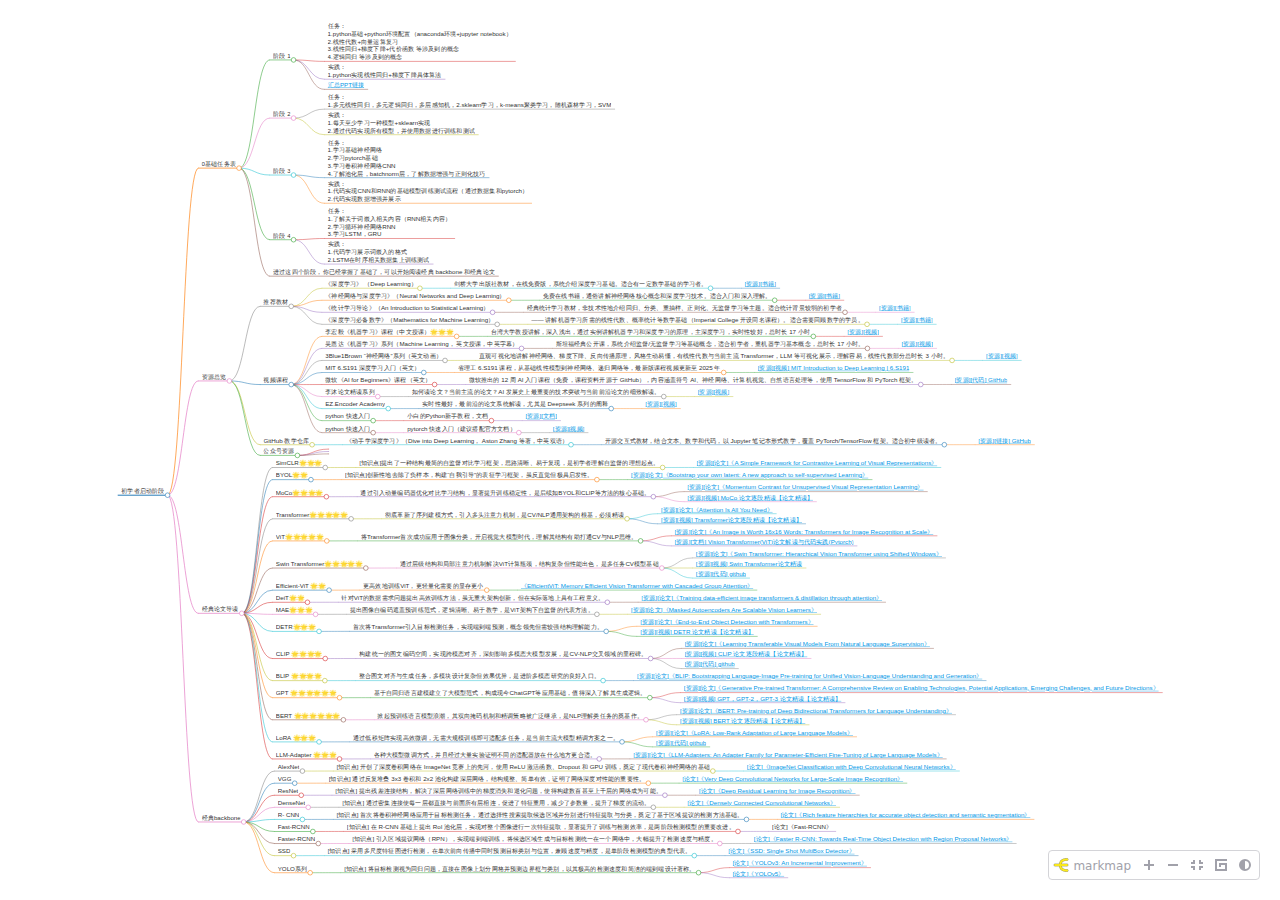
<file: interactive/初学者启动阶段.html>
<!doctype html>
<html>
<head>
<meta charset="UTF-8" />
<meta name="viewport" content="width=device-width, initial-scale=1.0" />
<meta http-equiv="X-UA-Compatible" content="ie=edge" />
<title>Markmap</title>
<style>
* {
  margin: 0;
  padding: 0;
}
html {
  font-family: ui-sans-serif, system-ui, sans-serif, 'Apple Color Emoji',
    'Segoe UI Emoji', 'Segoe UI Symbol', 'Noto Color Emoji';
}
#mindmap {
  display: block;
  width: 100vw;
  height: 100vh;
}
.markmap-dark {
  background: #27272a;
  color: white;
}
</style>
<style>.mm-toolbar {display:flex;-webkit-user-select:none;-moz-user-select:none;user-select:none;align-items:center;border-width:1px;--un-border-opacity:1;border-color:rgb(212 212 216 / var(--un-border-opacity));border-radius:0.25rem;border-style:solid;--un-bg-opacity:1;background-color:rgb(255 255 255 / var(--un-bg-opacity));padding:0.25rem;line-height:1;
}
  .mm-toolbar:hover {--un-border-opacity:1;border-color:rgb(161 161 170 / var(--un-border-opacity));
  }
  .mm-toolbar svg {display:block;
  }
  .mm-toolbar a {display:inline-block;text-decoration:none;
  }
  .mm-toolbar-brand > img {width:1rem;height:1rem;vertical-align:middle;
    }
  .mm-toolbar-brand > span {padding-left:0.25rem;padding-right:0.25rem;
    }
  .mm-toolbar-brand:not(:first-child), .mm-toolbar-item:not(:first-child) {margin-left:0.25rem;
    }
  .mm-toolbar-brand > *, .mm-toolbar-item > * {min-width:1rem;cursor:pointer;text-align:center;font-size:0.75rem;line-height:1rem;--un-text-opacity:1;color:rgb(161 161 170 / var(--un-text-opacity));
    }
  .mm-toolbar-brand.active,
    .mm-toolbar-brand:hover,
    .mm-toolbar-item.active,
    .mm-toolbar-item:hover {border-radius:0.25rem;--un-bg-opacity:1;background-color:rgb(228 228 231 / var(--un-bg-opacity));
    }
  .mm-toolbar-brand.active > *, .mm-toolbar-brand:hover > *, .mm-toolbar-item.active > *, .mm-toolbar-item:hover > * {--un-text-opacity:1;color:rgb(39 39 42 / var(--un-text-opacity));
      }
  .mm-toolbar-brand.active, .mm-toolbar-item.active {--un-bg-opacity:1;background-color:rgb(212 212 216 / var(--un-bg-opacity));
    }

.markmap-dark .mm-toolbar {--un-border-opacity:1;border-color:rgb(82 82 91 / var(--un-border-opacity));--un-bg-opacity:1;background-color:rgb(39 39 42 / var(--un-bg-opacity));--un-text-opacity:1;color:rgb(161 161 170 / var(--un-text-opacity));
}

.markmap-dark .mm-toolbar:hover {--un-border-opacity:1;border-color:rgb(113 113 122 / var(--un-border-opacity));
  }

.markmap-dark .mm-toolbar > *:hover {--un-bg-opacity:1;background-color:rgb(82 82 91 / var(--un-bg-opacity));
  }

.markmap-dark .mm-toolbar > *:hover > * {--un-text-opacity:1;color:rgb(228 228 231 / var(--un-text-opacity));
    }
</style>
</head>
<body>
<svg id="mindmap"></svg>
<script>// https://d3js.org v7.9.0 Copyright 2010-2023 Mike Bostock
!function(t,n){"object"==typeof exports&&"undefined"!=typeof module?n(exports):"function"==typeof define&&define.amd?define(["exports"],n):n((t="undefined"!=typeof globalThis?globalThis:t||self).d3=t.d3||{})}(this,(function(t){"use strict";function n(t,n){return null==t||null==n?NaN:t<n?-1:t>n?1:t>=n?0:NaN}function e(t,n){return null==t||null==n?NaN:n<t?-1:n>t?1:n>=t?0:NaN}function r(t){let r,o,a;function u(t,n,e=0,i=t.length){if(e<i){if(0!==r(n,n))return i;do{const r=e+i>>>1;o(t[r],n)<0?e=r+1:i=r}while(e<i)}return e}return 2!==t.length?(r=n,o=(e,r)=>n(t(e),r),a=(n,e)=>t(n)-e):(r=t===n||t===e?t:i,o=t,a=t),{left:u,center:function(t,n,e=0,r=t.length){const i=u(t,n,e,r-1);return i>e&&a(t[i-1],n)>-a(t[i],n)?i-1:i},right:function(t,n,e=0,i=t.length){if(e<i){if(0!==r(n,n))return i;do{const r=e+i>>>1;o(t[r],n)<=0?e=r+1:i=r}while(e<i)}return e}}}function i(){return 0}function o(t){return null===t?NaN:+t}const a=r(n),u=a.right,c=a.left,f=r(o).center;var s=u;const l=d(y),h=d((function(t){const n=y(t);return(t,e,r,i,o)=>{n(t,e,(r<<=2)+0,(i<<=2)+0,o<<=2),n(t,e,r+1,i+1,o),n(t,e,r+2,i+2,o),n(t,e,r+3,i+3,o)}}));function d(t){return function(n,e,r=e){if(!((e=+e)>=0))throw new RangeError("invalid rx");if(!((r=+r)>=0))throw new RangeError("invalid ry");let{data:i,width:o,height:a}=n;if(!((o=Math.floor(o))>=0))throw new RangeError("invalid width");if(!((a=Math.floor(void 0!==a?a:i.length/o))>=0))throw new RangeError("invalid height");if(!o||!a||!e&&!r)return n;const u=e&&t(e),c=r&&t(r),f=i.slice();return u&&c?(p(u,f,i,o,a),p(u,i,f,o,a),p(u,f,i,o,a),g(c,i,f,o,a),g(c,f,i,o,a),g(c,i,f,o,a)):u?(p(u,i,f,o,a),p(u,f,i,o,a),p(u,i,f,o,a)):c&&(g(c,i,f,o,a),g(c,f,i,o,a),g(c,i,f,o,a)),n}}function p(t,n,e,r,i){for(let o=0,a=r*i;o<a;)t(n,e,o,o+=r,1)}function g(t,n,e,r,i){for(let o=0,a=r*i;o<r;++o)t(n,e,o,o+a,r)}function y(t){const n=Math.floor(t);if(n===t)return function(t){const n=2*t+1;return(e,r,i,o,a)=>{if(!((o-=a)>=i))return;let u=t*r[i];const c=a*t;for(let t=i,n=i+c;t<n;t+=a)u+=r[Math.min(o,t)];for(let t=i,f=o;t<=f;t+=a)u+=r[Math.min(o,t+c)],e[t]=u/n,u-=r[Math.max(i,t-c)]}}(t);const e=t-n,r=2*t+1;return(t,i,o,a,u)=>{if(!((a-=u)>=o))return;let c=n*i[o];const f=u*n,s=f+u;for(let t=o,n=o+f;t<n;t+=u)c+=i[Math.min(a,t)];for(let n=o,l=a;n<=l;n+=u)c+=i[Math.min(a,n+f)],t[n]=(c+e*(i[Math.max(o,n-s)]+i[Math.min(a,n+s)]))/r,c-=i[Math.max(o,n-f)]}}function v(t,n){let e=0;if(void 0===n)for(let n of t)null!=n&&(n=+n)>=n&&++e;else{let r=-1;for(let i of t)null!=(i=n(i,++r,t))&&(i=+i)>=i&&++e}return e}function _(t){return 0|t.length}function b(t){return!(t>0)}function m(t){return"object"!=typeof t||"length"in t?t:Array.from(t)}function x(t,n){let e,r=0,i=0,o=0;if(void 0===n)for(let n of t)null!=n&&(n=+n)>=n&&(e=n-i,i+=e/++r,o+=e*(n-i));else{let a=-1;for(let u of t)null!=(u=n(u,++a,t))&&(u=+u)>=u&&(e=u-i,i+=e/++r,o+=e*(u-i))}if(r>1)return o/(r-1)}function w(t,n){const e=x(t,n);return e?Math.sqrt(e):e}function M(t,n){let e,r;if(void 0===n)for(const n of t)null!=n&&(void 0===e?n>=n&&(e=r=n):(e>n&&(e=n),r<n&&(r=n)));else{let i=-1;for(let o of t)null!=(o=n(o,++i,t))&&(void 0===e?o>=o&&(e=r=o):(e>o&&(e=o),r<o&&(r=o)))}return[e,r]}class T{constructor(){this._partials=new Float64Array(32),this._n=0}add(t){const n=this._partials;let e=0;for(let r=0;r<this._n&&r<32;r++){const i=n[r],o=t+i,a=Math.abs(t)<Math.abs(i)?t-(o-i):i-(o-t);a&&(n[e++]=a),t=o}return n[e]=t,this._n=e+1,this}valueOf(){const t=this._partials;let n,e,r,i=this._n,o=0;if(i>0){for(o=t[--i];i>0&&(n=o,e=t[--i],o=n+e,r=e-(o-n),!r););i>0&&(r<0&&t[i-1]<0||r>0&&t[i-1]>0)&&(e=2*r,n=o+e,e==n-o&&(o=n))}return o}}class InternMap extends Map{constructor(t,n=N){if(super(),Object.defineProperties(this,{_intern:{value:new Map},_key:{value:n}}),null!=t)for(const[n,e]of t)this.set(n,e)}get(t){return super.get(A(this,t))}has(t){return super.has(A(this,t))}set(t,n){return super.set(S(this,t),n)}delete(t){return super.delete(E(this,t))}}class InternSet extends Set{constructor(t,n=N){if(super(),Object.defineProperties(this,{_intern:{value:new Map},_key:{value:n}}),null!=t)for(const n of t)this.add(n)}has(t){return super.has(A(this,t))}add(t){return super.add(S(this,t))}delete(t){return super.delete(E(this,t))}}function A({_intern:t,_key:n},e){const r=n(e);return t.has(r)?t.get(r):e}function S({_intern:t,_key:n},e){const r=n(e);return t.has(r)?t.get(r):(t.set(r,e),e)}function E({_intern:t,_key:n},e){const r=n(e);return t.has(r)&&(e=t.get(r),t.delete(r)),e}function N(t){return null!==t&&"object"==typeof t?t.valueOf():t}function k(t){return t}function C(t,...n){return F(t,k,k,n)}function P(t,...n){return F(t,Array.from,k,n)}function z(t,n){for(let e=1,r=n.length;e<r;++e)t=t.flatMap((t=>t.pop().map((([n,e])=>[...t,n,e]))));return t}function $(t,n,...e){return F(t,k,n,e)}function D(t,n,...e){return F(t,Array.from,n,e)}function R(t){if(1!==t.length)throw new Error("duplicate key");return t[0]}function F(t,n,e,r){return function t(i,o){if(o>=r.length)return e(i);const a=new InternMap,u=r[o++];let c=-1;for(const t of i){const n=u(t,++c,i),e=a.get(n);e?e.push(t):a.set(n,[t])}for(const[n,e]of a)a.set(n,t(e,o));return n(a)}(t,0)}function q(t,n){return Array.from(n,(n=>t[n]))}function U(t,...n){if("function"!=typeof t[Symbol.iterator])throw new TypeError("values is not iterable");t=Array.from(t);let[e]=n;if(e&&2!==e.length||n.length>1){const r=Uint32Array.from(t,((t,n)=>n));return n.length>1?(n=n.map((n=>t.map(n))),r.sort(((t,e)=>{for(const r of n){const n=O(r[t],r[e]);if(n)return n}}))):(e=t.map(e),r.sort(((t,n)=>O(e[t],e[n])))),q(t,r)}return t.sort(I(e))}function I(t=n){if(t===n)return O;if("function"!=typeof t)throw new TypeError("compare is not a function");return(n,e)=>{const r=t(n,e);return r||0===r?r:(0===t(e,e))-(0===t(n,n))}}function O(t,n){return(null==t||!(t>=t))-(null==n||!(n>=n))||(t<n?-1:t>n?1:0)}var B=Array.prototype.slice;function Y(t){return()=>t}const L=Math.sqrt(50),j=Math.sqrt(10),H=Math.sqrt(2);function X(t,n,e){const r=(n-t)/Math.max(0,e),i=Math.floor(Math.log10(r)),o=r/Math.pow(10,i),a=o>=L?10:o>=j?5:o>=H?2:1;let u,c,f;return i<0?(f=Math.pow(10,-i)/a,u=Math.round(t*f),c=Math.round(n*f),u/f<t&&++u,c/f>n&&--c,f=-f):(f=Math.pow(10,i)*a,u=Math.round(t/f),c=Math.round(n/f),u*f<t&&++u,c*f>n&&--c),c<u&&.5<=e&&e<2?X(t,n,2*e):[u,c,f]}function G(t,n,e){if(!((e=+e)>0))return[];if((t=+t)===(n=+n))return[t];const r=n<t,[i,o,a]=r?X(n,t,e):X(t,n,e);if(!(o>=i))return[];const u=o-i+1,c=new Array(u);if(r)if(a<0)for(let t=0;t<u;++t)c[t]=(o-t)/-a;else for(let t=0;t<u;++t)c[t]=(o-t)*a;else if(a<0)for(let t=0;t<u;++t)c[t]=(i+t)/-a;else for(let t=0;t<u;++t)c[t]=(i+t)*a;return c}function V(t,n,e){return X(t=+t,n=+n,e=+e)[2]}function W(t,n,e){e=+e;const r=(n=+n)<(t=+t),i=r?V(n,t,e):V(t,n,e);return(r?-1:1)*(i<0?1/-i:i)}function Z(t,n,e){let r;for(;;){const i=V(t,n,e);if(i===r||0===i||!isFinite(i))return[t,n];i>0?(t=Math.floor(t/i)*i,n=Math.ceil(n/i)*i):i<0&&(t=Math.ceil(t*i)/i,n=Math.floor(n*i)/i),r=i}}function K(t){return Math.max(1,Math.ceil(Math.log(v(t))/Math.LN2)+1)}function Q(){var t=k,n=M,e=K;function r(r){Array.isArray(r)||(r=Array.from(r));var i,o,a,u=r.length,c=new Array(u);for(i=0;i<u;++i)c[i]=t(r[i],i,r);var f=n(c),l=f[0],h=f[1],d=e(c,l,h);if(!Array.isArray(d)){const t=h,e=+d;if(n===M&&([l,h]=Z(l,h,e)),(d=G(l,h,e))[0]<=l&&(a=V(l,h,e)),d[d.length-1]>=h)if(t>=h&&n===M){const t=V(l,h,e);isFinite(t)&&(t>0?h=(Math.floor(h/t)+1)*t:t<0&&(h=(Math.ceil(h*-t)+1)/-t))}else d.pop()}for(var p=d.length,g=0,y=p;d[g]<=l;)++g;for(;d[y-1]>h;)--y;(g||y<p)&&(d=d.slice(g,y),p=y-g);var v,_=new Array(p+1);for(i=0;i<=p;++i)(v=_[i]=[]).x0=i>0?d[i-1]:l,v.x1=i<p?d[i]:h;if(isFinite(a)){if(a>0)for(i=0;i<u;++i)null!=(o=c[i])&&l<=o&&o<=h&&_[Math.min(p,Math.floor((o-l)/a))].push(r[i]);else if(a<0)for(i=0;i<u;++i)if(null!=(o=c[i])&&l<=o&&o<=h){const t=Math.floor((l-o)*a);_[Math.min(p,t+(d[t]<=o))].push(r[i])}}else for(i=0;i<u;++i)null!=(o=c[i])&&l<=o&&o<=h&&_[s(d,o,0,p)].push(r[i]);return _}return r.value=function(n){return arguments.length?(t="function"==typeof n?n:Y(n),r):t},r.domain=function(t){return arguments.length?(n="function"==typeof t?t:Y([t[0],t[1]]),r):n},r.thresholds=function(t){return arguments.length?(e="function"==typeof t?t:Y(Array.isArray(t)?B.call(t):t),r):e},r}function J(t,n){let e;if(void 0===n)for(const n of t)null!=n&&(e<n||void 0===e&&n>=n)&&(e=n);else{let r=-1;for(let i of t)null!=(i=n(i,++r,t))&&(e<i||void 0===e&&i>=i)&&(e=i)}return e}function tt(t,n){let e,r=-1,i=-1;if(void 0===n)for(const n of t)++i,null!=n&&(e<n||void 0===e&&n>=n)&&(e=n,r=i);else for(let o of t)null!=(o=n(o,++i,t))&&(e<o||void 0===e&&o>=o)&&(e=o,r=i);return r}function nt(t,n){let e;if(void 0===n)for(const n of t)null!=n&&(e>n||void 0===e&&n>=n)&&(e=n);else{let r=-1;for(let i of t)null!=(i=n(i,++r,t))&&(e>i||void 0===e&&i>=i)&&(e=i)}return e}function et(t,n){let e,r=-1,i=-1;if(void 0===n)for(const n of t)++i,null!=n&&(e>n||void 0===e&&n>=n)&&(e=n,r=i);else for(let o of t)null!=(o=n(o,++i,t))&&(e>o||void 0===e&&o>=o)&&(e=o,r=i);return r}function rt(t,n,e=0,r=1/0,i){if(n=Math.floor(n),e=Math.floor(Math.max(0,e)),r=Math.floor(Math.min(t.length-1,r)),!(e<=n&&n<=r))return t;for(i=void 0===i?O:I(i);r>e;){if(r-e>600){const o=r-e+1,a=n-e+1,u=Math.log(o),c=.5*Math.exp(2*u/3),f=.5*Math.sqrt(u*c*(o-c)/o)*(a-o/2<0?-1:1);rt(t,n,Math.max(e,Math.floor(n-a*c/o+f)),Math.min(r,Math.floor(n+(o-a)*c/o+f)),i)}const o=t[n];let a=e,u=r;for(it(t,e,n),i(t[r],o)>0&&it(t,e,r);a<u;){for(it(t,a,u),++a,--u;i(t[a],o)<0;)++a;for(;i(t[u],o)>0;)--u}0===i(t[e],o)?it(t,e,u):(++u,it(t,u,r)),u<=n&&(e=u+1),n<=u&&(r=u-1)}return t}function it(t,n,e){const r=t[n];t[n]=t[e],t[e]=r}function ot(t,e=n){let r,i=!1;if(1===e.length){let o;for(const a of t){const t=e(a);(i?n(t,o)>0:0===n(t,t))&&(r=a,o=t,i=!0)}}else for(const n of t)(i?e(n,r)>0:0===e(n,n))&&(r=n,i=!0);return r}function at(t,n,e){if(t=Float64Array.from(function*(t,n){if(void 0===n)for(let n of t)null!=n&&(n=+n)>=n&&(yield n);else{let e=-1;for(let r of t)null!=(r=n(r,++e,t))&&(r=+r)>=r&&(yield r)}}(t,e)),(r=t.length)&&!isNaN(n=+n)){if(n<=0||r<2)return nt(t);if(n>=1)return J(t);var r,i=(r-1)*n,o=Math.floor(i),a=J(rt(t,o).subarray(0,o+1));return a+(nt(t.subarray(o+1))-a)*(i-o)}}function ut(t,n,e=o){if((r=t.length)&&!isNaN(n=+n)){if(n<=0||r<2)return+e(t[0],0,t);if(n>=1)return+e(t[r-1],r-1,t);var r,i=(r-1)*n,a=Math.floor(i),u=+e(t[a],a,t);return u+(+e(t[a+1],a+1,t)-u)*(i-a)}}function ct(t,n,e=o){if(!isNaN(n=+n)){if(r=Float64Array.from(t,((n,r)=>o(e(t[r],r,t)))),n<=0)return et(r);if(n>=1)return tt(r);var r,i=Uint32Array.from(t,((t,n)=>n)),a=r.length-1,u=Math.floor(a*n);return rt(i,u,0,a,((t,n)=>O(r[t],r[n]))),(u=ot(i.subarray(0,u+1),(t=>r[t])))>=0?u:-1}}function ft(t){return Array.from(function*(t){for(const n of t)yield*n}(t))}function st(t,n){return[t,n]}function lt(t,n,e){t=+t,n=+n,e=(i=arguments.length)<2?(n=t,t=0,1):i<3?1:+e;for(var r=-1,i=0|Math.max(0,Math.ceil((n-t)/e)),o=new Array(i);++r<i;)o[r]=t+r*e;return o}function ht(t,e=n){if(1===e.length)return et(t,e);let r,i=-1,o=-1;for(const n of t)++o,(i<0?0===e(n,n):e(n,r)<0)&&(r=n,i=o);return i}var dt=pt(Math.random);function pt(t){return function(n,e=0,r=n.length){let i=r-(e=+e);for(;i;){const r=t()*i--|0,o=n[i+e];n[i+e]=n[r+e],n[r+e]=o}return n}}function gt(t){if(!(i=t.length))return[];for(var n=-1,e=nt(t,yt),r=new Array(e);++n<e;)for(var i,o=-1,a=r[n]=new Array(i);++o<i;)a[o]=t[o][n];return r}function yt(t){return t.length}function vt(t){return t instanceof InternSet?t:new InternSet(t)}function _t(t,n){const e=t[Symbol.iterator](),r=new Set;for(const t of n){const n=bt(t);if(r.has(n))continue;let i,o;for(;({value:i,done:o}=e.next());){if(o)return!1;const t=bt(i);if(r.add(t),Object.is(n,t))break}}return!0}function bt(t){return null!==t&&"object"==typeof t?t.valueOf():t}function mt(t){return t}var xt=1,wt=2,Mt=3,Tt=4,At=1e-6;function St(t){return"translate("+t+",0)"}function Et(t){return"translate(0,"+t+")"}function Nt(t){return n=>+t(n)}function kt(t,n){return n=Math.max(0,t.bandwidth()-2*n)/2,t.round()&&(n=Math.round(n)),e=>+t(e)+n}function Ct(){return!this.__axis}function Pt(t,n){var e=[],r=null,i=null,o=6,a=6,u=3,c="undefined"!=typeof window&&window.devicePixelRatio>1?0:.5,f=t===xt||t===Tt?-1:1,s=t===Tt||t===wt?"x":"y",l=t===xt||t===Mt?St:Et;function h(h){var d=null==r?n.ticks?n.ticks.apply(n,e):n.domain():r,p=null==i?n.tickFormat?n.tickFormat.apply(n,e):mt:i,g=Math.max(o,0)+u,y=n.range(),v=+y[0]+c,_=+y[y.length-1]+c,b=(n.bandwidth?kt:Nt)(n.copy(),c),m=h.selection?h.selection():h,x=m.selectAll(".domain").data([null]),w=m.selectAll(".tick").data(d,n).order(),M=w.exit(),T=w.enter().append("g").attr("class","tick"),A=w.select("line"),S=w.select("text");x=x.merge(x.enter().insert("path",".tick").attr("class","domain").attr("stroke","currentColor")),w=w.merge(T),A=A.merge(T.append("line").attr("stroke","currentColor").attr(s+"2",f*o)),S=S.merge(T.append("text").attr("fill","currentColor").attr(s,f*g).attr("dy",t===xt?"0em":t===Mt?"0.71em":"0.32em")),h!==m&&(x=x.transition(h),w=w.transition(h),A=A.transition(h),S=S.transition(h),M=M.transition(h).attr("opacity",At).attr("transform",(function(t){return isFinite(t=b(t))?l(t+c):this.getAttribute("transform")})),T.attr("opacity",At).attr("transform",(function(t){var n=this.parentNode.__axis;return l((n&&isFinite(n=n(t))?n:b(t))+c)}))),M.remove(),x.attr("d",t===Tt||t===wt?a?"M"+f*a+","+v+"H"+c+"V"+_+"H"+f*a:"M"+c+","+v+"V"+_:a?"M"+v+","+f*a+"V"+c+"H"+_+"V"+f*a:"M"+v+","+c+"H"+_),w.attr("opacity",1).attr("transform",(function(t){return l(b(t)+c)})),A.attr(s+"2",f*o),S.attr(s,f*g).text(p),m.filter(Ct).attr("fill","none").attr("font-size",10).attr("font-family","sans-serif").attr("text-anchor",t===wt?"start":t===Tt?"end":"middle"),m.each((function(){this.__axis=b}))}return h.scale=function(t){return arguments.length?(n=t,h):n},h.ticks=function(){return e=Array.from(arguments),h},h.tickArguments=function(t){return arguments.length?(e=null==t?[]:Array.from(t),h):e.slice()},h.tickValues=function(t){return arguments.length?(r=null==t?null:Array.from(t),h):r&&r.slice()},h.tickFormat=function(t){return arguments.length?(i=t,h):i},h.tickSize=function(t){return arguments.length?(o=a=+t,h):o},h.tickSizeInner=function(t){return arguments.length?(o=+t,h):o},h.tickSizeOuter=function(t){return arguments.length?(a=+t,h):a},h.tickPadding=function(t){return arguments.length?(u=+t,h):u},h.offset=function(t){return arguments.length?(c=+t,h):c},h}var zt={value:()=>{}};function $t(){for(var t,n=0,e=arguments.length,r={};n<e;++n){if(!(t=arguments[n]+"")||t in r||/[\s.]/.test(t))throw new Error("illegal type: "+t);r[t]=[]}return new Dt(r)}function Dt(t){this._=t}function Rt(t,n){for(var e,r=0,i=t.length;r<i;++r)if((e=t[r]).name===n)return e.value}function Ft(t,n,e){for(var r=0,i=t.length;r<i;++r)if(t[r].name===n){t[r]=zt,t=t.slice(0,r).concat(t.slice(r+1));break}return null!=e&&t.push({name:n,value:e}),t}Dt.prototype=$t.prototype={constructor:Dt,on:function(t,n){var e,r,i=this._,o=(r=i,(t+"").trim().split(/^|\s+/).map((function(t){var n="",e=t.indexOf(".");if(e>=0&&(n=t.slice(e+1),t=t.slice(0,e)),t&&!r.hasOwnProperty(t))throw new Error("unknown type: "+t);return{type:t,name:n}}))),a=-1,u=o.length;if(!(arguments.length<2)){if(null!=n&&"function"!=typeof n)throw new Error("invalid callback: "+n);for(;++a<u;)if(e=(t=o[a]).type)i[e]=Ft(i[e],t.name,n);else if(null==n)for(e in i)i[e]=Ft(i[e],t.name,null);return this}for(;++a<u;)if((e=(t=o[a]).type)&&(e=Rt(i[e],t.name)))return e},copy:function(){var t={},n=this._;for(var e in n)t[e]=n[e].slice();return new Dt(t)},call:function(t,n){if((e=arguments.length-2)>0)for(var e,r,i=new Array(e),o=0;o<e;++o)i[o]=arguments[o+2];if(!this._.hasOwnProperty(t))throw new Error("unknown type: "+t);for(o=0,e=(r=this._[t]).length;o<e;++o)r[o].value.apply(n,i)},apply:function(t,n,e){if(!this._.hasOwnProperty(t))throw new Error("unknown type: "+t);for(var r=this._[t],i=0,o=r.length;i<o;++i)r[i].value.apply(n,e)}};var qt="http://www.w3.org/1999/xhtml",Ut={svg:"http://www.w3.org/2000/svg",xhtml:qt,xlink:"http://www.w3.org/1999/xlink",xml:"http://www.w3.org/XML/1998/namespace",xmlns:"http://www.w3.org/2000/xmlns/"};function It(t){var n=t+="",e=n.indexOf(":");return e>=0&&"xmlns"!==(n=t.slice(0,e))&&(t=t.slice(e+1)),Ut.hasOwnProperty(n)?{space:Ut[n],local:t}:t}function Ot(t){return function(){var n=this.ownerDocument,e=this.namespaceURI;return e===qt&&n.documentElement.namespaceURI===qt?n.createElement(t):n.createElementNS(e,t)}}function Bt(t){return function(){return this.ownerDocument.createElementNS(t.space,t.local)}}function Yt(t){var n=It(t);return(n.local?Bt:Ot)(n)}function Lt(){}function jt(t){return null==t?Lt:function(){return this.querySelector(t)}}function Ht(t){return null==t?[]:Array.isArray(t)?t:Array.from(t)}function Xt(){return[]}function Gt(t){return null==t?Xt:function(){return this.querySelectorAll(t)}}function Vt(t){return function(){return this.matches(t)}}function Wt(t){return function(n){return n.matches(t)}}var Zt=Array.prototype.find;function Kt(){return this.firstElementChild}var Qt=Array.prototype.filter;function Jt(){return Array.from(this.children)}function tn(t){return new Array(t.length)}function nn(t,n){this.ownerDocument=t.ownerDocument,this.namespaceURI=t.namespaceURI,this._next=null,this._parent=t,this.__data__=n}function en(t,n,e,r,i,o){for(var a,u=0,c=n.length,f=o.length;u<f;++u)(a=n[u])?(a.__data__=o[u],r[u]=a):e[u]=new nn(t,o[u]);for(;u<c;++u)(a=n[u])&&(i[u]=a)}function rn(t,n,e,r,i,o,a){var u,c,f,s=new Map,l=n.length,h=o.length,d=new Array(l);for(u=0;u<l;++u)(c=n[u])&&(d[u]=f=a.call(c,c.__data__,u,n)+"",s.has(f)?i[u]=c:s.set(f,c));for(u=0;u<h;++u)f=a.call(t,o[u],u,o)+"",(c=s.get(f))?(r[u]=c,c.__data__=o[u],s.delete(f)):e[u]=new nn(t,o[u]);for(u=0;u<l;++u)(c=n[u])&&s.get(d[u])===c&&(i[u]=c)}function on(t){return t.__data__}function an(t){return"object"==typeof t&&"length"in t?t:Array.from(t)}function un(t,n){return t<n?-1:t>n?1:t>=n?0:NaN}function cn(t){return function(){this.removeAttribute(t)}}function fn(t){return function(){this.removeAttributeNS(t.space,t.local)}}function sn(t,n){return function(){this.setAttribute(t,n)}}function ln(t,n){return function(){this.setAttributeNS(t.space,t.local,n)}}function hn(t,n){return function(){var e=n.apply(this,arguments);null==e?this.removeAttribute(t):this.setAttribute(t,e)}}function dn(t,n){return function(){var e=n.apply(this,arguments);null==e?this.removeAttributeNS(t.space,t.local):this.setAttributeNS(t.space,t.local,e)}}function pn(t){return t.ownerDocument&&t.ownerDocument.defaultView||t.document&&t||t.defaultView}function gn(t){return function(){this.style.removeProperty(t)}}function yn(t,n,e){return function(){this.style.setProperty(t,n,e)}}function vn(t,n,e){return function(){var r=n.apply(this,arguments);null==r?this.style.removeProperty(t):this.style.setProperty(t,r,e)}}function _n(t,n){return t.style.getPropertyValue(n)||pn(t).getComputedStyle(t,null).getPropertyValue(n)}function bn(t){return function(){delete this[t]}}function mn(t,n){return function(){this[t]=n}}function xn(t,n){return function(){var e=n.apply(this,arguments);null==e?delete this[t]:this[t]=e}}function wn(t){return t.trim().split(/^|\s+/)}function Mn(t){return t.classList||new Tn(t)}function Tn(t){this._node=t,this._names=wn(t.getAttribute("class")||"")}function An(t,n){for(var e=Mn(t),r=-1,i=n.length;++r<i;)e.add(n[r])}function Sn(t,n){for(var e=Mn(t),r=-1,i=n.length;++r<i;)e.remove(n[r])}function En(t){return function(){An(this,t)}}function Nn(t){return function(){Sn(this,t)}}function kn(t,n){return function(){(n.apply(this,arguments)?An:Sn)(this,t)}}function Cn(){this.textContent=""}function Pn(t){return function(){this.textContent=t}}function zn(t){return function(){var n=t.apply(this,arguments);this.textContent=null==n?"":n}}function $n(){this.innerHTML=""}function Dn(t){return function(){this.innerHTML=t}}function Rn(t){return function(){var n=t.apply(this,arguments);this.innerHTML=null==n?"":n}}function Fn(){this.nextSibling&&this.parentNode.appendChild(this)}function qn(){this.previousSibling&&this.parentNode.insertBefore(this,this.parentNode.firstChild)}function Un(){return null}function In(){var t=this.parentNode;t&&t.removeChild(this)}function On(){var t=this.cloneNode(!1),n=this.parentNode;return n?n.insertBefore(t,this.nextSibling):t}function Bn(){var t=this.cloneNode(!0),n=this.parentNode;return n?n.insertBefore(t,this.nextSibling):t}function Yn(t){return function(){var n=this.__on;if(n){for(var e,r=0,i=-1,o=n.length;r<o;++r)e=n[r],t.type&&e.type!==t.type||e.name!==t.name?n[++i]=e:this.removeEventListener(e.type,e.listener,e.options);++i?n.length=i:delete this.__on}}}function Ln(t,n,e){return function(){var r,i=this.__on,o=function(t){return function(n){t.call(this,n,this.__data__)}}(n);if(i)for(var a=0,u=i.length;a<u;++a)if((r=i[a]).type===t.type&&r.name===t.name)return this.removeEventListener(r.type,r.listener,r.options),this.addEventListener(r.type,r.listener=o,r.options=e),void(r.value=n);this.addEventListener(t.type,o,e),r={type:t.type,name:t.name,value:n,listener:o,options:e},i?i.push(r):this.__on=[r]}}function jn(t,n,e){var r=pn(t),i=r.CustomEvent;"function"==typeof i?i=new i(n,e):(i=r.document.createEvent("Event"),e?(i.initEvent(n,e.bubbles,e.cancelable),i.detail=e.detail):i.initEvent(n,!1,!1)),t.dispatchEvent(i)}function Hn(t,n){return function(){return jn(this,t,n)}}function Xn(t,n){return function(){return jn(this,t,n.apply(this,arguments))}}nn.prototype={constructor:nn,appendChild:function(t){return this._parent.insertBefore(t,this._next)},insertBefore:function(t,n){return this._parent.insertBefore(t,n)},querySelector:function(t){return this._parent.querySelector(t)},querySelectorAll:function(t){return this._parent.querySelectorAll(t)}},Tn.prototype={add:function(t){this._names.indexOf(t)<0&&(this._names.push(t),this._node.setAttribute("class",this._names.join(" ")))},remove:function(t){var n=this._names.indexOf(t);n>=0&&(this._names.splice(n,1),this._node.setAttribute("class",this._names.join(" ")))},contains:function(t){return this._names.indexOf(t)>=0}};var Gn=[null];function Vn(t,n){this._groups=t,this._parents=n}function Wn(){return new Vn([[document.documentElement]],Gn)}function Zn(t){return"string"==typeof t?new Vn([[document.querySelector(t)]],[document.documentElement]):new Vn([[t]],Gn)}Vn.prototype=Wn.prototype={constructor:Vn,select:function(t){"function"!=typeof t&&(t=jt(t));for(var n=this._groups,e=n.length,r=new Array(e),i=0;i<e;++i)for(var o,a,u=n[i],c=u.length,f=r[i]=new Array(c),s=0;s<c;++s)(o=u[s])&&(a=t.call(o,o.__data__,s,u))&&("__data__"in o&&(a.__data__=o.__data__),f[s]=a);return new Vn(r,this._parents)},selectAll:function(t){t="function"==typeof t?function(t){return function(){return Ht(t.apply(this,arguments))}}(t):Gt(t);for(var n=this._groups,e=n.length,r=[],i=[],o=0;o<e;++o)for(var a,u=n[o],c=u.length,f=0;f<c;++f)(a=u[f])&&(r.push(t.call(a,a.__data__,f,u)),i.push(a));return new Vn(r,i)},selectChild:function(t){return this.select(null==t?Kt:function(t){return function(){return Zt.call(this.children,t)}}("function"==typeof t?t:Wt(t)))},selectChildren:function(t){return this.selectAll(null==t?Jt:function(t){return function(){return Qt.call(this.children,t)}}("function"==typeof t?t:Wt(t)))},filter:function(t){"function"!=typeof t&&(t=Vt(t));for(var n=this._groups,e=n.length,r=new Array(e),i=0;i<e;++i)for(var o,a=n[i],u=a.length,c=r[i]=[],f=0;f<u;++f)(o=a[f])&&t.call(o,o.__data__,f,a)&&c.push(o);return new Vn(r,this._parents)},data:function(t,n){if(!arguments.length)return Array.from(this,on);var e=n?rn:en,r=this._parents,i=this._groups;"function"!=typeof t&&(t=function(t){return function(){return t}}(t));for(var o=i.length,a=new Array(o),u=new Array(o),c=new Array(o),f=0;f<o;++f){var s=r[f],l=i[f],h=l.length,d=an(t.call(s,s&&s.__data__,f,r)),p=d.length,g=u[f]=new Array(p),y=a[f]=new Array(p);e(s,l,g,y,c[f]=new Array(h),d,n);for(var v,_,b=0,m=0;b<p;++b)if(v=g[b]){for(b>=m&&(m=b+1);!(_=y[m])&&++m<p;);v._next=_||null}}return(a=new Vn(a,r))._enter=u,a._exit=c,a},enter:function(){return new Vn(this._enter||this._groups.map(tn),this._parents)},exit:function(){return new Vn(this._exit||this._groups.map(tn),this._parents)},join:function(t,n,e){var r=this.enter(),i=this,o=this.exit();return"function"==typeof t?(r=t(r))&&(r=r.selection()):r=r.append(t+""),null!=n&&(i=n(i))&&(i=i.selection()),null==e?o.remove():e(o),r&&i?r.merge(i).order():i},merge:function(t){for(var n=t.selection?t.selection():t,e=this._groups,r=n._groups,i=e.length,o=r.length,a=Math.min(i,o),u=new Array(i),c=0;c<a;++c)for(var f,s=e[c],l=r[c],h=s.length,d=u[c]=new Array(h),p=0;p<h;++p)(f=s[p]||l[p])&&(d[p]=f);for(;c<i;++c)u[c]=e[c];return new Vn(u,this._parents)},selection:function(){return this},order:function(){for(var t=this._groups,n=-1,e=t.length;++n<e;)for(var r,i=t[n],o=i.length-1,a=i[o];--o>=0;)(r=i[o])&&(a&&4^r.compareDocumentPosition(a)&&a.parentNode.insertBefore(r,a),a=r);return this},sort:function(t){function n(n,e){return n&&e?t(n.__data__,e.__data__):!n-!e}t||(t=un);for(var e=this._groups,r=e.length,i=new Array(r),o=0;o<r;++o){for(var a,u=e[o],c=u.length,f=i[o]=new Array(c),s=0;s<c;++s)(a=u[s])&&(f[s]=a);f.sort(n)}return new Vn(i,this._parents).order()},call:function(){var t=arguments[0];return arguments[0]=this,t.apply(null,arguments),this},nodes:function(){return Array.from(this)},node:function(){for(var t=this._groups,n=0,e=t.length;n<e;++n)for(var r=t[n],i=0,o=r.length;i<o;++i){var a=r[i];if(a)return a}return null},size:function(){let t=0;for(const n of this)++t;return t},empty:function(){return!this.node()},each:function(t){for(var n=this._groups,e=0,r=n.length;e<r;++e)for(var i,o=n[e],a=0,u=o.length;a<u;++a)(i=o[a])&&t.call(i,i.__data__,a,o);return this},attr:function(t,n){var e=It(t);if(arguments.length<2){var r=this.node();return e.local?r.getAttributeNS(e.space,e.local):r.getAttribute(e)}return this.each((null==n?e.local?fn:cn:"function"==typeof n?e.local?dn:hn:e.local?ln:sn)(e,n))},style:function(t,n,e){return arguments.length>1?this.each((null==n?gn:"function"==typeof n?vn:yn)(t,n,null==e?"":e)):_n(this.node(),t)},property:function(t,n){return arguments.length>1?this.each((null==n?bn:"function"==typeof n?xn:mn)(t,n)):this.node()[t]},classed:function(t,n){var e=wn(t+"");if(arguments.length<2){for(var r=Mn(this.node()),i=-1,o=e.length;++i<o;)if(!r.contains(e[i]))return!1;return!0}return this.each(("function"==typeof n?kn:n?En:Nn)(e,n))},text:function(t){return arguments.length?this.each(null==t?Cn:("function"==typeof t?zn:Pn)(t)):this.node().textContent},html:function(t){return arguments.length?this.each(null==t?$n:("function"==typeof t?Rn:Dn)(t)):this.node().innerHTML},raise:function(){return this.each(Fn)},lower:function(){return this.each(qn)},append:function(t){var n="function"==typeof t?t:Yt(t);return this.select((function(){return this.appendChild(n.apply(this,arguments))}))},insert:function(t,n){var e="function"==typeof t?t:Yt(t),r=null==n?Un:"function"==typeof n?n:jt(n);return this.select((function(){return this.insertBefore(e.apply(this,arguments),r.apply(this,arguments)||null)}))},remove:function(){return this.each(In)},clone:function(t){return this.select(t?Bn:On)},datum:function(t){return arguments.length?this.property("__data__",t):this.node().__data__},on:function(t,n,e){var r,i,o=function(t){return t.trim().split(/^|\s+/).map((function(t){var n="",e=t.indexOf(".");return e>=0&&(n=t.slice(e+1),t=t.slice(0,e)),{type:t,name:n}}))}(t+""),a=o.length;if(!(arguments.length<2)){for(u=n?Ln:Yn,r=0;r<a;++r)this.each(u(o[r],n,e));return this}var u=this.node().__on;if(u)for(var c,f=0,s=u.length;f<s;++f)for(r=0,c=u[f];r<a;++r)if((i=o[r]).type===c.type&&i.name===c.name)return c.value},dispatch:function(t,n){return this.each(("function"==typeof n?Xn:Hn)(t,n))},[Symbol.iterator]:function*(){for(var t=this._groups,n=0,e=t.length;n<e;++n)for(var r,i=t[n],o=0,a=i.length;o<a;++o)(r=i[o])&&(yield r)}};var Kn=0;function Qn(){return new Jn}function Jn(){this._="@"+(++Kn).toString(36)}function te(t){let n;for(;n=t.sourceEvent;)t=n;return t}function ne(t,n){if(t=te(t),void 0===n&&(n=t.currentTarget),n){var e=n.ownerSVGElement||n;if(e.createSVGPoint){var r=e.createSVGPoint();return r.x=t.clientX,r.y=t.clientY,[(r=r.matrixTransform(n.getScreenCTM().inverse())).x,r.y]}if(n.getBoundingClientRect){var i=n.getBoundingClientRect();return[t.clientX-i.left-n.clientLeft,t.clientY-i.top-n.clientTop]}}return[t.pageX,t.pageY]}Jn.prototype=Qn.prototype={constructor:Jn,get:function(t){for(var n=this._;!(n in t);)if(!(t=t.parentNode))return;return t[n]},set:function(t,n){return t[this._]=n},remove:function(t){return this._ in t&&delete t[this._]},toString:function(){return this._}};const ee={passive:!1},re={capture:!0,passive:!1};function ie(t){t.stopImmediatePropagation()}function oe(t){t.preventDefault(),t.stopImmediatePropagation()}function ae(t){var n=t.document.documentElement,e=Zn(t).on("dragstart.drag",oe,re);"onselectstart"in n?e.on("selectstart.drag",oe,re):(n.__noselect=n.style.MozUserSelect,n.style.MozUserSelect="none")}function ue(t,n){var e=t.document.documentElement,r=Zn(t).on("dragstart.drag",null);n&&(r.on("click.drag",oe,re),setTimeout((function(){r.on("click.drag",null)}),0)),"onselectstart"in e?r.on("selectstart.drag",null):(e.style.MozUserSelect=e.__noselect,delete e.__noselect)}var ce=t=>()=>t;function fe(t,{sourceEvent:n,subject:e,target:r,identifier:i,active:o,x:a,y:u,dx:c,dy:f,dispatch:s}){Object.defineProperties(this,{type:{value:t,enumerable:!0,configurable:!0},sourceEvent:{value:n,enumerable:!0,configurable:!0},subject:{value:e,enumerable:!0,configurable:!0},target:{value:r,enumerable:!0,configurable:!0},identifier:{value:i,enumerable:!0,configurable:!0},active:{value:o,enumerable:!0,configurable:!0},x:{value:a,enumerable:!0,configurable:!0},y:{value:u,enumerable:!0,configurable:!0},dx:{value:c,enumerable:!0,configurable:!0},dy:{value:f,enumerable:!0,configurable:!0},_:{value:s}})}function se(t){return!t.ctrlKey&&!t.button}function le(){return this.parentNode}function he(t,n){return null==n?{x:t.x,y:t.y}:n}function de(){return navigator.maxTouchPoints||"ontouchstart"in this}function pe(t,n,e){t.prototype=n.prototype=e,e.constructor=t}function ge(t,n){var e=Object.create(t.prototype);for(var r in n)e[r]=n[r];return e}function ye(){}fe.prototype.on=function(){var t=this._.on.apply(this._,arguments);return t===this._?this:t};var ve=.7,_e=1/ve,be="\\s*([+-]?\\d+)\\s*",me="\\s*([+-]?(?:\\d*\\.)?\\d+(?:[eE][+-]?\\d+)?)\\s*",xe="\\s*([+-]?(?:\\d*\\.)?\\d+(?:[eE][+-]?\\d+)?)%\\s*",we=/^#([0-9a-f]{3,8})$/,Me=new RegExp(`^rgb\\(${be},${be},${be}\\)$`),Te=new RegExp(`^rgb\\(${xe},${xe},${xe}\\)$`),Ae=new RegExp(`^rgba\\(${be},${be},${be},${me}\\)$`),Se=new RegExp(`^rgba\\(${xe},${xe},${xe},${me}\\)$`),Ee=new RegExp(`^hsl\\(${me},${xe},${xe}\\)$`),Ne=new RegExp(`^hsla\\(${me},${xe},${xe},${me}\\)$`),ke={aliceblue:15792383,antiquewhite:16444375,aqua:65535,aquamarine:8388564,azure:15794175,beige:16119260,bisque:16770244,black:0,blanchedalmond:16772045,blue:255,blueviolet:9055202,brown:10824234,burlywood:14596231,cadetblue:6266528,chartreuse:8388352,chocolate:13789470,coral:16744272,cornflowerblue:6591981,cornsilk:16775388,crimson:14423100,cyan:65535,darkblue:139,darkcyan:35723,darkgoldenrod:12092939,darkgray:11119017,darkgreen:25600,darkgrey:11119017,darkkhaki:12433259,darkmagenta:9109643,darkolivegreen:5597999,darkorange:16747520,darkorchid:10040012,darkred:9109504,darksalmon:15308410,darkseagreen:9419919,darkslateblue:4734347,darkslategray:3100495,darkslategrey:3100495,darkturquoise:52945,darkviolet:9699539,deeppink:16716947,deepskyblue:49151,dimgray:6908265,dimgrey:6908265,dodgerblue:2003199,firebrick:11674146,floralwhite:16775920,forestgreen:2263842,fuchsia:16711935,gainsboro:14474460,ghostwhite:16316671,gold:16766720,goldenrod:14329120,gray:8421504,green:32768,greenyellow:11403055,grey:8421504,honeydew:15794160,hotpink:16738740,indianred:13458524,indigo:4915330,ivory:16777200,khaki:15787660,lavender:15132410,lavenderblush:16773365,lawngreen:8190976,lemonchiffon:16775885,lightblue:11393254,lightcoral:15761536,lightcyan:14745599,lightgoldenrodyellow:16448210,lightgray:13882323,lightgreen:9498256,lightgrey:13882323,lightpink:16758465,lightsalmon:16752762,lightseagreen:2142890,lightskyblue:8900346,lightslategray:7833753,lightslategrey:7833753,lightsteelblue:11584734,lightyellow:16777184,lime:65280,limegreen:3329330,linen:16445670,magenta:16711935,maroon:8388608,mediumaquamarine:6737322,mediumblue:205,mediumorchid:12211667,mediumpurple:9662683,mediumseagreen:3978097,mediumslateblue:8087790,mediumspringgreen:64154,mediumturquoise:4772300,mediumvioletred:13047173,midnightblue:1644912,mintcream:16121850,mistyrose:16770273,moccasin:16770229,navajowhite:16768685,navy:128,oldlace:16643558,olive:8421376,olivedrab:7048739,orange:16753920,orangered:16729344,orchid:14315734,palegoldenrod:15657130,palegreen:10025880,paleturquoise:11529966,palevioletred:14381203,papayawhip:16773077,peachpuff:16767673,peru:13468991,pink:16761035,plum:14524637,powderblue:11591910,purple:8388736,rebeccapurple:6697881,red:16711680,rosybrown:12357519,royalblue:4286945,saddlebrown:9127187,salmon:16416882,sandybrown:16032864,seagreen:3050327,seashell:16774638,sienna:10506797,silver:12632256,skyblue:8900331,slateblue:6970061,slategray:7372944,slategrey:7372944,snow:16775930,springgreen:65407,steelblue:4620980,tan:13808780,teal:32896,thistle:14204888,tomato:16737095,turquoise:4251856,violet:15631086,wheat:16113331,white:16777215,whitesmoke:16119285,yellow:16776960,yellowgreen:10145074};function Ce(){return this.rgb().formatHex()}function Pe(){return this.rgb().formatRgb()}function ze(t){var n,e;return t=(t+"").trim().toLowerCase(),(n=we.exec(t))?(e=n[1].length,n=parseInt(n[1],16),6===e?$e(n):3===e?new qe(n>>8&15|n>>4&240,n>>4&15|240&n,(15&n)<<4|15&n,1):8===e?De(n>>24&255,n>>16&255,n>>8&255,(255&n)/255):4===e?De(n>>12&15|n>>8&240,n>>8&15|n>>4&240,n>>4&15|240&n,((15&n)<<4|15&n)/255):null):(n=Me.exec(t))?new qe(n[1],n[2],n[3],1):(n=Te.exec(t))?new qe(255*n[1]/100,255*n[2]/100,255*n[3]/100,1):(n=Ae.exec(t))?De(n[1],n[2],n[3],n[4]):(n=Se.exec(t))?De(255*n[1]/100,255*n[2]/100,255*n[3]/100,n[4]):(n=Ee.exec(t))?Le(n[1],n[2]/100,n[3]/100,1):(n=Ne.exec(t))?Le(n[1],n[2]/100,n[3]/100,n[4]):ke.hasOwnProperty(t)?$e(ke[t]):"transparent"===t?new qe(NaN,NaN,NaN,0):null}function $e(t){return new qe(t>>16&255,t>>8&255,255&t,1)}function De(t,n,e,r){return r<=0&&(t=n=e=NaN),new qe(t,n,e,r)}function Re(t){return t instanceof ye||(t=ze(t)),t?new qe((t=t.rgb()).r,t.g,t.b,t.opacity):new qe}function Fe(t,n,e,r){return 1===arguments.length?Re(t):new qe(t,n,e,null==r?1:r)}function qe(t,n,e,r){this.r=+t,this.g=+n,this.b=+e,this.opacity=+r}function Ue(){return`#${Ye(this.r)}${Ye(this.g)}${Ye(this.b)}`}function Ie(){const t=Oe(this.opacity);return`${1===t?"rgb(":"rgba("}${Be(this.r)}, ${Be(this.g)}, ${Be(this.b)}${1===t?")":`, ${t})`}`}function Oe(t){return isNaN(t)?1:Math.max(0,Math.min(1,t))}function Be(t){return Math.max(0,Math.min(255,Math.round(t)||0))}function Ye(t){return((t=Be(t))<16?"0":"")+t.toString(16)}function Le(t,n,e,r){return r<=0?t=n=e=NaN:e<=0||e>=1?t=n=NaN:n<=0&&(t=NaN),new Xe(t,n,e,r)}function je(t){if(t instanceof Xe)return new Xe(t.h,t.s,t.l,t.opacity);if(t instanceof ye||(t=ze(t)),!t)return new Xe;if(t instanceof Xe)return t;var n=(t=t.rgb()).r/255,e=t.g/255,r=t.b/255,i=Math.min(n,e,r),o=Math.max(n,e,r),a=NaN,u=o-i,c=(o+i)/2;return u?(a=n===o?(e-r)/u+6*(e<r):e===o?(r-n)/u+2:(n-e)/u+4,u/=c<.5?o+i:2-o-i,a*=60):u=c>0&&c<1?0:a,new Xe(a,u,c,t.opacity)}function He(t,n,e,r){return 1===arguments.length?je(t):new Xe(t,n,e,null==r?1:r)}function Xe(t,n,e,r){this.h=+t,this.s=+n,this.l=+e,this.opacity=+r}function Ge(t){return(t=(t||0)%360)<0?t+360:t}function Ve(t){return Math.max(0,Math.min(1,t||0))}function We(t,n,e){return 255*(t<60?n+(e-n)*t/60:t<180?e:t<240?n+(e-n)*(240-t)/60:n)}pe(ye,ze,{copy(t){return Object.assign(new this.constructor,this,t)},displayable(){return this.rgb().displayable()},hex:Ce,formatHex:Ce,formatHex8:function(){return this.rgb().formatHex8()},formatHsl:function(){return je(this).formatHsl()},formatRgb:Pe,toString:Pe}),pe(qe,Fe,ge(ye,{brighter(t){return t=null==t?_e:Math.pow(_e,t),new qe(this.r*t,this.g*t,this.b*t,this.opacity)},darker(t){return t=null==t?ve:Math.pow(ve,t),new qe(this.r*t,this.g*t,this.b*t,this.opacity)},rgb(){return this},clamp(){return new qe(Be(this.r),Be(this.g),Be(this.b),Oe(this.opacity))},displayable(){return-.5<=this.r&&this.r<255.5&&-.5<=this.g&&this.g<255.5&&-.5<=this.b&&this.b<255.5&&0<=this.opacity&&this.opacity<=1},hex:Ue,formatHex:Ue,formatHex8:function(){return`#${Ye(this.r)}${Ye(this.g)}${Ye(this.b)}${Ye(255*(isNaN(this.opacity)?1:this.opacity))}`},formatRgb:Ie,toString:Ie})),pe(Xe,He,ge(ye,{brighter(t){return t=null==t?_e:Math.pow(_e,t),new Xe(this.h,this.s,this.l*t,this.opacity)},darker(t){return t=null==t?ve:Math.pow(ve,t),new Xe(this.h,this.s,this.l*t,this.opacity)},rgb(){var t=this.h%360+360*(this.h<0),n=isNaN(t)||isNaN(this.s)?0:this.s,e=this.l,r=e+(e<.5?e:1-e)*n,i=2*e-r;return new qe(We(t>=240?t-240:t+120,i,r),We(t,i,r),We(t<120?t+240:t-120,i,r),this.opacity)},clamp(){return new Xe(Ge(this.h),Ve(this.s),Ve(this.l),Oe(this.opacity))},displayable(){return(0<=this.s&&this.s<=1||isNaN(this.s))&&0<=this.l&&this.l<=1&&0<=this.opacity&&this.opacity<=1},formatHsl(){const t=Oe(this.opacity);return`${1===t?"hsl(":"hsla("}${Ge(this.h)}, ${100*Ve(this.s)}%, ${100*Ve(this.l)}%${1===t?")":`, ${t})`}`}}));const Ze=Math.PI/180,Ke=180/Math.PI,Qe=.96422,Je=1,tr=.82521,nr=4/29,er=6/29,rr=3*er*er,ir=er*er*er;function or(t){if(t instanceof ur)return new ur(t.l,t.a,t.b,t.opacity);if(t instanceof pr)return gr(t);t instanceof qe||(t=Re(t));var n,e,r=lr(t.r),i=lr(t.g),o=lr(t.b),a=cr((.2225045*r+.7168786*i+.0606169*o)/Je);return r===i&&i===o?n=e=a:(n=cr((.4360747*r+.3850649*i+.1430804*o)/Qe),e=cr((.0139322*r+.0971045*i+.7141733*o)/tr)),new ur(116*a-16,500*(n-a),200*(a-e),t.opacity)}function ar(t,n,e,r){return 1===arguments.length?or(t):new ur(t,n,e,null==r?1:r)}function ur(t,n,e,r){this.l=+t,this.a=+n,this.b=+e,this.opacity=+r}function cr(t){return t>ir?Math.pow(t,1/3):t/rr+nr}function fr(t){return t>er?t*t*t:rr*(t-nr)}function sr(t){return 255*(t<=.0031308?12.92*t:1.055*Math.pow(t,1/2.4)-.055)}function lr(t){return(t/=255)<=.04045?t/12.92:Math.pow((t+.055)/1.055,2.4)}function hr(t){if(t instanceof pr)return new pr(t.h,t.c,t.l,t.opacity);if(t instanceof ur||(t=or(t)),0===t.a&&0===t.b)return new pr(NaN,0<t.l&&t.l<100?0:NaN,t.l,t.opacity);var n=Math.atan2(t.b,t.a)*Ke;return new pr(n<0?n+360:n,Math.sqrt(t.a*t.a+t.b*t.b),t.l,t.opacity)}function dr(t,n,e,r){return 1===arguments.length?hr(t):new pr(t,n,e,null==r?1:r)}function pr(t,n,e,r){this.h=+t,this.c=+n,this.l=+e,this.opacity=+r}function gr(t){if(isNaN(t.h))return new ur(t.l,0,0,t.opacity);var n=t.h*Ze;return new ur(t.l,Math.cos(n)*t.c,Math.sin(n)*t.c,t.opacity)}pe(ur,ar,ge(ye,{brighter(t){return new ur(this.l+18*(null==t?1:t),this.a,this.b,this.opacity)},darker(t){return new ur(this.l-18*(null==t?1:t),this.a,this.b,this.opacity)},rgb(){var t=(this.l+16)/116,n=isNaN(this.a)?t:t+this.a/500,e=isNaN(this.b)?t:t-this.b/200;return new qe(sr(3.1338561*(n=Qe*fr(n))-1.6168667*(t=Je*fr(t))-.4906146*(e=tr*fr(e))),sr(-.9787684*n+1.9161415*t+.033454*e),sr(.0719453*n-.2289914*t+1.4052427*e),this.opacity)}})),pe(pr,dr,ge(ye,{brighter(t){return new pr(this.h,this.c,this.l+18*(null==t?1:t),this.opacity)},darker(t){return new pr(this.h,this.c,this.l-18*(null==t?1:t),this.opacity)},rgb(){return gr(this).rgb()}}));var yr=-.14861,vr=1.78277,_r=-.29227,br=-.90649,mr=1.97294,xr=mr*br,wr=mr*vr,Mr=vr*_r-br*yr;function Tr(t,n,e,r){return 1===arguments.length?function(t){if(t instanceof Ar)return new Ar(t.h,t.s,t.l,t.opacity);t instanceof qe||(t=Re(t));var n=t.r/255,e=t.g/255,r=t.b/255,i=(Mr*r+xr*n-wr*e)/(Mr+xr-wr),o=r-i,a=(mr*(e-i)-_r*o)/br,u=Math.sqrt(a*a+o*o)/(mr*i*(1-i)),c=u?Math.atan2(a,o)*Ke-120:NaN;return new Ar(c<0?c+360:c,u,i,t.opacity)}(t):new Ar(t,n,e,null==r?1:r)}function Ar(t,n,e,r){this.h=+t,this.s=+n,this.l=+e,this.opacity=+r}function Sr(t,n,e,r,i){var o=t*t,a=o*t;return((1-3*t+3*o-a)*n+(4-6*o+3*a)*e+(1+3*t+3*o-3*a)*r+a*i)/6}function Er(t){var n=t.length-1;return function(e){var r=e<=0?e=0:e>=1?(e=1,n-1):Math.floor(e*n),i=t[r],o=t[r+1],a=r>0?t[r-1]:2*i-o,u=r<n-1?t[r+2]:2*o-i;return Sr((e-r/n)*n,a,i,o,u)}}function Nr(t){var n=t.length;return function(e){var r=Math.floor(((e%=1)<0?++e:e)*n),i=t[(r+n-1)%n],o=t[r%n],a=t[(r+1)%n],u=t[(r+2)%n];return Sr((e-r/n)*n,i,o,a,u)}}pe(Ar,Tr,ge(ye,{brighter(t){return t=null==t?_e:Math.pow(_e,t),new Ar(this.h,this.s,this.l*t,this.opacity)},darker(t){return t=null==t?ve:Math.pow(ve,t),new Ar(this.h,this.s,this.l*t,this.opacity)},rgb(){var t=isNaN(this.h)?0:(this.h+120)*Ze,n=+this.l,e=isNaN(this.s)?0:this.s*n*(1-n),r=Math.cos(t),i=Math.sin(t);return new qe(255*(n+e*(yr*r+vr*i)),255*(n+e*(_r*r+br*i)),255*(n+e*(mr*r)),this.opacity)}}));var kr=t=>()=>t;function Cr(t,n){return function(e){return t+e*n}}function Pr(t,n){var e=n-t;return e?Cr(t,e>180||e<-180?e-360*Math.round(e/360):e):kr(isNaN(t)?n:t)}function zr(t){return 1==(t=+t)?$r:function(n,e){return e-n?function(t,n,e){return t=Math.pow(t,e),n=Math.pow(n,e)-t,e=1/e,function(r){return Math.pow(t+r*n,e)}}(n,e,t):kr(isNaN(n)?e:n)}}function $r(t,n){var e=n-t;return e?Cr(t,e):kr(isNaN(t)?n:t)}var Dr=function t(n){var e=zr(n);function r(t,n){var r=e((t=Fe(t)).r,(n=Fe(n)).r),i=e(t.g,n.g),o=e(t.b,n.b),a=$r(t.opacity,n.opacity);return function(n){return t.r=r(n),t.g=i(n),t.b=o(n),t.opacity=a(n),t+""}}return r.gamma=t,r}(1);function Rr(t){return function(n){var e,r,i=n.length,o=new Array(i),a=new Array(i),u=new Array(i);for(e=0;e<i;++e)r=Fe(n[e]),o[e]=r.r||0,a[e]=r.g||0,u[e]=r.b||0;return o=t(o),a=t(a),u=t(u),r.opacity=1,function(t){return r.r=o(t),r.g=a(t),r.b=u(t),r+""}}}var Fr=Rr(Er),qr=Rr(Nr);function Ur(t,n){n||(n=[]);var e,r=t?Math.min(n.length,t.length):0,i=n.slice();return function(o){for(e=0;e<r;++e)i[e]=t[e]*(1-o)+n[e]*o;return i}}function Ir(t){return ArrayBuffer.isView(t)&&!(t instanceof DataView)}function Or(t,n){var e,r=n?n.length:0,i=t?Math.min(r,t.length):0,o=new Array(i),a=new Array(r);for(e=0;e<i;++e)o[e]=Gr(t[e],n[e]);for(;e<r;++e)a[e]=n[e];return function(t){for(e=0;e<i;++e)a[e]=o[e](t);return a}}function Br(t,n){var e=new Date;return t=+t,n=+n,function(r){return e.setTime(t*(1-r)+n*r),e}}function Yr(t,n){return t=+t,n=+n,function(e){return t*(1-e)+n*e}}function Lr(t,n){var e,r={},i={};for(e in null!==t&&"object"==typeof t||(t={}),null!==n&&"object"==typeof n||(n={}),n)e in t?r[e]=Gr(t[e],n[e]):i[e]=n[e];return function(t){for(e in r)i[e]=r[e](t);return i}}var jr=/[-+]?(?:\d+\.?\d*|\.?\d+)(?:[eE][-+]?\d+)?/g,Hr=new RegExp(jr.source,"g");function Xr(t,n){var e,r,i,o=jr.lastIndex=Hr.lastIndex=0,a=-1,u=[],c=[];for(t+="",n+="";(e=jr.exec(t))&&(r=Hr.exec(n));)(i=r.index)>o&&(i=n.slice(o,i),u[a]?u[a]+=i:u[++a]=i),(e=e[0])===(r=r[0])?u[a]?u[a]+=r:u[++a]=r:(u[++a]=null,c.push({i:a,x:Yr(e,r)})),o=Hr.lastIndex;return o<n.length&&(i=n.slice(o),u[a]?u[a]+=i:u[++a]=i),u.length<2?c[0]?function(t){return function(n){return t(n)+""}}(c[0].x):function(t){return function(){return t}}(n):(n=c.length,function(t){for(var e,r=0;r<n;++r)u[(e=c[r]).i]=e.x(t);return u.join("")})}function Gr(t,n){var e,r=typeof n;return null==n||"boolean"===r?kr(n):("number"===r?Yr:"string"===r?(e=ze(n))?(n=e,Dr):Xr:n instanceof ze?Dr:n instanceof Date?Br:Ir(n)?Ur:Array.isArray(n)?Or:"function"!=typeof n.valueOf&&"function"!=typeof n.toString||isNaN(n)?Lr:Yr)(t,n)}function Vr(t,n){return t=+t,n=+n,function(e){return Math.round(t*(1-e)+n*e)}}var Wr,Zr=180/Math.PI,Kr={translateX:0,translateY:0,rotate:0,skewX:0,scaleX:1,scaleY:1};function Qr(t,n,e,r,i,o){var a,u,c;return(a=Math.sqrt(t*t+n*n))&&(t/=a,n/=a),(c=t*e+n*r)&&(e-=t*c,r-=n*c),(u=Math.sqrt(e*e+r*r))&&(e/=u,r/=u,c/=u),t*r<n*e&&(t=-t,n=-n,c=-c,a=-a),{translateX:i,translateY:o,rotate:Math.atan2(n,t)*Zr,skewX:Math.atan(c)*Zr,scaleX:a,scaleY:u}}function Jr(t,n,e,r){function i(t){return t.length?t.pop()+" ":""}return function(o,a){var u=[],c=[];return o=t(o),a=t(a),function(t,r,i,o,a,u){if(t!==i||r!==o){var c=a.push("translate(",null,n,null,e);u.push({i:c-4,x:Yr(t,i)},{i:c-2,x:Yr(r,o)})}else(i||o)&&a.push("translate("+i+n+o+e)}(o.translateX,o.translateY,a.translateX,a.translateY,u,c),function(t,n,e,o){t!==n?(t-n>180?n+=360:n-t>180&&(t+=360),o.push({i:e.push(i(e)+"rotate(",null,r)-2,x:Yr(t,n)})):n&&e.push(i(e)+"rotate("+n+r)}(o.rotate,a.rotate,u,c),function(t,n,e,o){t!==n?o.push({i:e.push(i(e)+"skewX(",null,r)-2,x:Yr(t,n)}):n&&e.push(i(e)+"skewX("+n+r)}(o.skewX,a.skewX,u,c),function(t,n,e,r,o,a){if(t!==e||n!==r){var u=o.push(i(o)+"scale(",null,",",null,")");a.push({i:u-4,x:Yr(t,e)},{i:u-2,x:Yr(n,r)})}else 1===e&&1===r||o.push(i(o)+"scale("+e+","+r+")")}(o.scaleX,o.scaleY,a.scaleX,a.scaleY,u,c),o=a=null,function(t){for(var n,e=-1,r=c.length;++e<r;)u[(n=c[e]).i]=n.x(t);return u.join("")}}}var ti=Jr((function(t){const n=new("function"==typeof DOMMatrix?DOMMatrix:WebKitCSSMatrix)(t+"");return n.isIdentity?Kr:Qr(n.a,n.b,n.c,n.d,n.e,n.f)}),"px, ","px)","deg)"),ni=Jr((function(t){return null==t?Kr:(Wr||(Wr=document.createElementNS("http://www.w3.org/2000/svg","g")),Wr.setAttribute("transform",t),(t=Wr.transform.baseVal.consolidate())?Qr((t=t.matrix).a,t.b,t.c,t.d,t.e,t.f):Kr)}),", ",")",")");function ei(t){return((t=Math.exp(t))+1/t)/2}var ri=function t(n,e,r){function i(t,i){var o,a,u=t[0],c=t[1],f=t[2],s=i[0],l=i[1],h=i[2],d=s-u,p=l-c,g=d*d+p*p;if(g<1e-12)a=Math.log(h/f)/n,o=function(t){return[u+t*d,c+t*p,f*Math.exp(n*t*a)]};else{var y=Math.sqrt(g),v=(h*h-f*f+r*g)/(2*f*e*y),_=(h*h-f*f-r*g)/(2*h*e*y),b=Math.log(Math.sqrt(v*v+1)-v),m=Math.log(Math.sqrt(_*_+1)-_);a=(m-b)/n,o=function(t){var r=t*a,i=ei(b),o=f/(e*y)*(i*function(t){return((t=Math.exp(2*t))-1)/(t+1)}(n*r+b)-function(t){return((t=Math.exp(t))-1/t)/2}(b));return[u+o*d,c+o*p,f*i/ei(n*r+b)]}}return o.duration=1e3*a*n/Math.SQRT2,o}return i.rho=function(n){var e=Math.max(.001,+n),r=e*e;return t(e,r,r*r)},i}(Math.SQRT2,2,4);function ii(t){return function(n,e){var r=t((n=He(n)).h,(e=He(e)).h),i=$r(n.s,e.s),o=$r(n.l,e.l),a=$r(n.opacity,e.opacity);return function(t){return n.h=r(t),n.s=i(t),n.l=o(t),n.opacity=a(t),n+""}}}var oi=ii(Pr),ai=ii($r);function ui(t){return function(n,e){var r=t((n=dr(n)).h,(e=dr(e)).h),i=$r(n.c,e.c),o=$r(n.l,e.l),a=$r(n.opacity,e.opacity);return function(t){return n.h=r(t),n.c=i(t),n.l=o(t),n.opacity=a(t),n+""}}}var ci=ui(Pr),fi=ui($r);function si(t){return function n(e){function r(n,r){var i=t((n=Tr(n)).h,(r=Tr(r)).h),o=$r(n.s,r.s),a=$r(n.l,r.l),u=$r(n.opacity,r.opacity);return function(t){return n.h=i(t),n.s=o(t),n.l=a(Math.pow(t,e)),n.opacity=u(t),n+""}}return e=+e,r.gamma=n,r}(1)}var li=si(Pr),hi=si($r);function di(t,n){void 0===n&&(n=t,t=Gr);for(var e=0,r=n.length-1,i=n[0],o=new Array(r<0?0:r);e<r;)o[e]=t(i,i=n[++e]);return function(t){var n=Math.max(0,Math.min(r-1,Math.floor(t*=r)));return o[n](t-n)}}var pi,gi,yi=0,vi=0,_i=0,bi=1e3,mi=0,xi=0,wi=0,Mi="object"==typeof performance&&performance.now?performance:Date,Ti="object"==typeof window&&window.requestAnimationFrame?window.requestAnimationFrame.bind(window):function(t){setTimeout(t,17)};function Ai(){return xi||(Ti(Si),xi=Mi.now()+wi)}function Si(){xi=0}function Ei(){this._call=this._time=this._next=null}function Ni(t,n,e){var r=new Ei;return r.restart(t,n,e),r}function ki(){Ai(),++yi;for(var t,n=pi;n;)(t=xi-n._time)>=0&&n._call.call(void 0,t),n=n._next;--yi}function Ci(){xi=(mi=Mi.now())+wi,yi=vi=0;try{ki()}finally{yi=0,function(){var t,n,e=pi,r=1/0;for(;e;)e._call?(r>e._time&&(r=e._time),t=e,e=e._next):(n=e._next,e._next=null,e=t?t._next=n:pi=n);gi=t,zi(r)}(),xi=0}}function Pi(){var t=Mi.now(),n=t-mi;n>bi&&(wi-=n,mi=t)}function zi(t){yi||(vi&&(vi=clearTimeout(vi)),t-xi>24?(t<1/0&&(vi=setTimeout(Ci,t-Mi.now()-wi)),_i&&(_i=clearInterval(_i))):(_i||(mi=Mi.now(),_i=setInterval(Pi,bi)),yi=1,Ti(Ci)))}function $i(t,n,e){var r=new Ei;return n=null==n?0:+n,r.restart((e=>{r.stop(),t(e+n)}),n,e),r}Ei.prototype=Ni.prototype={constructor:Ei,restart:function(t,n,e){if("function"!=typeof t)throw new TypeError("callback is not a function");e=(null==e?Ai():+e)+(null==n?0:+n),this._next||gi===this||(gi?gi._next=this:pi=this,gi=this),this._call=t,this._time=e,zi()},stop:function(){this._call&&(this._call=null,this._time=1/0,zi())}};var Di=$t("start","end","cancel","interrupt"),Ri=[],Fi=0,qi=1,Ui=2,Ii=3,Oi=4,Bi=5,Yi=6;function Li(t,n,e,r,i,o){var a=t.__transition;if(a){if(e in a)return}else t.__transition={};!function(t,n,e){var r,i=t.__transition;function o(t){e.state=qi,e.timer.restart(a,e.delay,e.time),e.delay<=t&&a(t-e.delay)}function a(o){var f,s,l,h;if(e.state!==qi)return c();for(f in i)if((h=i[f]).name===e.name){if(h.state===Ii)return $i(a);h.state===Oi?(h.state=Yi,h.timer.stop(),h.on.call("interrupt",t,t.__data__,h.index,h.group),delete i[f]):+f<n&&(h.state=Yi,h.timer.stop(),h.on.call("cancel",t,t.__data__,h.index,h.group),delete i[f])}if($i((function(){e.state===Ii&&(e.state=Oi,e.timer.restart(u,e.delay,e.time),u(o))})),e.state=Ui,e.on.call("start",t,t.__data__,e.index,e.group),e.state===Ui){for(e.state=Ii,r=new Array(l=e.tween.length),f=0,s=-1;f<l;++f)(h=e.tween[f].value.call(t,t.__data__,e.index,e.group))&&(r[++s]=h);r.length=s+1}}function u(n){for(var i=n<e.duration?e.ease.call(null,n/e.duration):(e.timer.restart(c),e.state=Bi,1),o=-1,a=r.length;++o<a;)r[o].call(t,i);e.state===Bi&&(e.on.call("end",t,t.__data__,e.index,e.group),c())}function c(){for(var r in e.state=Yi,e.timer.stop(),delete i[n],i)return;delete t.__transition}i[n]=e,e.timer=Ni(o,0,e.time)}(t,e,{name:n,index:r,group:i,on:Di,tween:Ri,time:o.time,delay:o.delay,duration:o.duration,ease:o.ease,timer:null,state:Fi})}function ji(t,n){var e=Xi(t,n);if(e.state>Fi)throw new Error("too late; already scheduled");return e}function Hi(t,n){var e=Xi(t,n);if(e.state>Ii)throw new Error("too late; already running");return e}function Xi(t,n){var e=t.__transition;if(!e||!(e=e[n]))throw new Error("transition not found");return e}function Gi(t,n){var e,r,i,o=t.__transition,a=!0;if(o){for(i in n=null==n?null:n+"",o)(e=o[i]).name===n?(r=e.state>Ui&&e.state<Bi,e.state=Yi,e.timer.stop(),e.on.call(r?"interrupt":"cancel",t,t.__data__,e.index,e.group),delete o[i]):a=!1;a&&delete t.__transition}}function Vi(t,n){var e,r;return function(){var i=Hi(this,t),o=i.tween;if(o!==e)for(var a=0,u=(r=e=o).length;a<u;++a)if(r[a].name===n){(r=r.slice()).splice(a,1);break}i.tween=r}}function Wi(t,n,e){var r,i;if("function"!=typeof e)throw new Error;return function(){var o=Hi(this,t),a=o.tween;if(a!==r){i=(r=a).slice();for(var u={name:n,value:e},c=0,f=i.length;c<f;++c)if(i[c].name===n){i[c]=u;break}c===f&&i.push(u)}o.tween=i}}function Zi(t,n,e){var r=t._id;return t.each((function(){var t=Hi(this,r);(t.value||(t.value={}))[n]=e.apply(this,arguments)})),function(t){return Xi(t,r).value[n]}}function Ki(t,n){var e;return("number"==typeof n?Yr:n instanceof ze?Dr:(e=ze(n))?(n=e,Dr):Xr)(t,n)}function Qi(t){return function(){this.removeAttribute(t)}}function Ji(t){return function(){this.removeAttributeNS(t.space,t.local)}}function to(t,n,e){var r,i,o=e+"";return function(){var a=this.getAttribute(t);return a===o?null:a===r?i:i=n(r=a,e)}}function no(t,n,e){var r,i,o=e+"";return function(){var a=this.getAttributeNS(t.space,t.local);return a===o?null:a===r?i:i=n(r=a,e)}}function eo(t,n,e){var r,i,o;return function(){var a,u,c=e(this);if(null!=c)return(a=this.getAttribute(t))===(u=c+"")?null:a===r&&u===i?o:(i=u,o=n(r=a,c));this.removeAttribute(t)}}function ro(t,n,e){var r,i,o;return function(){var a,u,c=e(this);if(null!=c)return(a=this.getAttributeNS(t.space,t.local))===(u=c+"")?null:a===r&&u===i?o:(i=u,o=n(r=a,c));this.removeAttributeNS(t.space,t.local)}}function io(t,n){var e,r;function i(){var i=n.apply(this,arguments);return i!==r&&(e=(r=i)&&function(t,n){return function(e){this.setAttributeNS(t.space,t.local,n.call(this,e))}}(t,i)),e}return i._value=n,i}function oo(t,n){var e,r;function i(){var i=n.apply(this,arguments);return i!==r&&(e=(r=i)&&function(t,n){return function(e){this.setAttribute(t,n.call(this,e))}}(t,i)),e}return i._value=n,i}function ao(t,n){return function(){ji(this,t).delay=+n.apply(this,arguments)}}function uo(t,n){return n=+n,function(){ji(this,t).delay=n}}function co(t,n){return function(){Hi(this,t).duration=+n.apply(this,arguments)}}function fo(t,n){return n=+n,function(){Hi(this,t).duration=n}}var so=Wn.prototype.constructor;function lo(t){return function(){this.style.removeProperty(t)}}var ho=0;function po(t,n,e,r){this._groups=t,this._parents=n,this._name=e,this._id=r}function go(t){return Wn().transition(t)}function yo(){return++ho}var vo=Wn.prototype;po.prototype=go.prototype={constructor:po,select:function(t){var n=this._name,e=this._id;"function"!=typeof t&&(t=jt(t));for(var r=this._groups,i=r.length,o=new Array(i),a=0;a<i;++a)for(var u,c,f=r[a],s=f.length,l=o[a]=new Array(s),h=0;h<s;++h)(u=f[h])&&(c=t.call(u,u.__data__,h,f))&&("__data__"in u&&(c.__data__=u.__data__),l[h]=c,Li(l[h],n,e,h,l,Xi(u,e)));return new po(o,this._parents,n,e)},selectAll:function(t){var n=this._name,e=this._id;"function"!=typeof t&&(t=Gt(t));for(var r=this._groups,i=r.length,o=[],a=[],u=0;u<i;++u)for(var c,f=r[u],s=f.length,l=0;l<s;++l)if(c=f[l]){for(var h,d=t.call(c,c.__data__,l,f),p=Xi(c,e),g=0,y=d.length;g<y;++g)(h=d[g])&&Li(h,n,e,g,d,p);o.push(d),a.push(c)}return new po(o,a,n,e)},selectChild:vo.selectChild,selectChildren:vo.selectChildren,filter:function(t){"function"!=typeof t&&(t=Vt(t));for(var n=this._groups,e=n.length,r=new Array(e),i=0;i<e;++i)for(var o,a=n[i],u=a.length,c=r[i]=[],f=0;f<u;++f)(o=a[f])&&t.call(o,o.__data__,f,a)&&c.push(o);return new po(r,this._parents,this._name,this._id)},merge:function(t){if(t._id!==this._id)throw new Error;for(var n=this._groups,e=t._groups,r=n.length,i=e.length,o=Math.min(r,i),a=new Array(r),u=0;u<o;++u)for(var c,f=n[u],s=e[u],l=f.length,h=a[u]=new Array(l),d=0;d<l;++d)(c=f[d]||s[d])&&(h[d]=c);for(;u<r;++u)a[u]=n[u];return new po(a,this._parents,this._name,this._id)},selection:function(){return new so(this._groups,this._parents)},transition:function(){for(var t=this._name,n=this._id,e=yo(),r=this._groups,i=r.length,o=0;o<i;++o)for(var a,u=r[o],c=u.length,f=0;f<c;++f)if(a=u[f]){var s=Xi(a,n);Li(a,t,e,f,u,{time:s.time+s.delay+s.duration,delay:0,duration:s.duration,ease:s.ease})}return new po(r,this._parents,t,e)},call:vo.call,nodes:vo.nodes,node:vo.node,size:vo.size,empty:vo.empty,each:vo.each,on:function(t,n){var e=this._id;return arguments.length<2?Xi(this.node(),e).on.on(t):this.each(function(t,n,e){var r,i,o=function(t){return(t+"").trim().split(/^|\s+/).every((function(t){var n=t.indexOf(".");return n>=0&&(t=t.slice(0,n)),!t||"start"===t}))}(n)?ji:Hi;return function(){var a=o(this,t),u=a.on;u!==r&&(i=(r=u).copy()).on(n,e),a.on=i}}(e,t,n))},attr:function(t,n){var e=It(t),r="transform"===e?ni:Ki;return this.attrTween(t,"function"==typeof n?(e.local?ro:eo)(e,r,Zi(this,"attr."+t,n)):null==n?(e.local?Ji:Qi)(e):(e.local?no:to)(e,r,n))},attrTween:function(t,n){var e="attr."+t;if(arguments.length<2)return(e=this.tween(e))&&e._value;if(null==n)return this.tween(e,null);if("function"!=typeof n)throw new Error;var r=It(t);return this.tween(e,(r.local?io:oo)(r,n))},style:function(t,n,e){var r="transform"==(t+="")?ti:Ki;return null==n?this.styleTween(t,function(t,n){var e,r,i;return function(){var o=_n(this,t),a=(this.style.removeProperty(t),_n(this,t));return o===a?null:o===e&&a===r?i:i=n(e=o,r=a)}}(t,r)).on("end.style."+t,lo(t)):"function"==typeof n?this.styleTween(t,function(t,n,e){var r,i,o;return function(){var a=_n(this,t),u=e(this),c=u+"";return null==u&&(this.style.removeProperty(t),c=u=_n(this,t)),a===c?null:a===r&&c===i?o:(i=c,o=n(r=a,u))}}(t,r,Zi(this,"style."+t,n))).each(function(t,n){var e,r,i,o,a="style."+n,u="end."+a;return function(){var c=Hi(this,t),f=c.on,s=null==c.value[a]?o||(o=lo(n)):void 0;f===e&&i===s||(r=(e=f).copy()).on(u,i=s),c.on=r}}(this._id,t)):this.styleTween(t,function(t,n,e){var r,i,o=e+"";return function(){var a=_n(this,t);return a===o?null:a===r?i:i=n(r=a,e)}}(t,r,n),e).on("end.style."+t,null)},styleTween:function(t,n,e){var r="style."+(t+="");if(arguments.length<2)return(r=this.tween(r))&&r._value;if(null==n)return this.tween(r,null);if("function"!=typeof n)throw new Error;return this.tween(r,function(t,n,e){var r,i;function o(){var o=n.apply(this,arguments);return o!==i&&(r=(i=o)&&function(t,n,e){return function(r){this.style.setProperty(t,n.call(this,r),e)}}(t,o,e)),r}return o._value=n,o}(t,n,null==e?"":e))},text:function(t){return this.tween("text","function"==typeof t?function(t){return function(){var n=t(this);this.textContent=null==n?"":n}}(Zi(this,"text",t)):function(t){return function(){this.textContent=t}}(null==t?"":t+""))},textTween:function(t){var n="text";if(arguments.length<1)return(n=this.tween(n))&&n._value;if(null==t)return this.tween(n,null);if("function"!=typeof t)throw new Error;return this.tween(n,function(t){var n,e;function r(){var r=t.apply(this,arguments);return r!==e&&(n=(e=r)&&function(t){return function(n){this.textContent=t.call(this,n)}}(r)),n}return r._value=t,r}(t))},remove:function(){return this.on("end.remove",function(t){return function(){var n=this.parentNode;for(var e in this.__transition)if(+e!==t)return;n&&n.removeChild(this)}}(this._id))},tween:function(t,n){var e=this._id;if(t+="",arguments.length<2){for(var r,i=Xi(this.node(),e).tween,o=0,a=i.length;o<a;++o)if((r=i[o]).name===t)return r.value;return null}return this.each((null==n?Vi:Wi)(e,t,n))},delay:function(t){var n=this._id;return arguments.length?this.each(("function"==typeof t?ao:uo)(n,t)):Xi(this.node(),n).delay},duration:function(t){var n=this._id;return arguments.length?this.each(("function"==typeof t?co:fo)(n,t)):Xi(this.node(),n).duration},ease:function(t){var n=this._id;return arguments.length?this.each(function(t,n){if("function"!=typeof n)throw new Error;return function(){Hi(this,t).ease=n}}(n,t)):Xi(this.node(),n).ease},easeVarying:function(t){if("function"!=typeof t)throw new Error;return this.each(function(t,n){return function(){var e=n.apply(this,arguments);if("function"!=typeof e)throw new Error;Hi(this,t).ease=e}}(this._id,t))},end:function(){var t,n,e=this,r=e._id,i=e.size();return new Promise((function(o,a){var u={value:a},c={value:function(){0==--i&&o()}};e.each((function(){var e=Hi(this,r),i=e.on;i!==t&&((n=(t=i).copy())._.cancel.push(u),n._.interrupt.push(u),n._.end.push(c)),e.on=n})),0===i&&o()}))},[Symbol.iterator]:vo[Symbol.iterator]};function _o(t){return((t*=2)<=1?t*t:--t*(2-t)+1)/2}function bo(t){return((t*=2)<=1?t*t*t:(t-=2)*t*t+2)/2}var mo=function t(n){function e(t){return Math.pow(t,n)}return n=+n,e.exponent=t,e}(3),xo=function t(n){function e(t){return 1-Math.pow(1-t,n)}return n=+n,e.exponent=t,e}(3),wo=function t(n){function e(t){return((t*=2)<=1?Math.pow(t,n):2-Math.pow(2-t,n))/2}return n=+n,e.exponent=t,e}(3),Mo=Math.PI,To=Mo/2;function Ao(t){return(1-Math.cos(Mo*t))/2}function So(t){return 1.0009775171065494*(Math.pow(2,-10*t)-.0009765625)}function Eo(t){return((t*=2)<=1?So(1-t):2-So(t-1))/2}function No(t){return((t*=2)<=1?1-Math.sqrt(1-t*t):Math.sqrt(1-(t-=2)*t)+1)/2}var ko=4/11,Co=6/11,Po=8/11,zo=3/4,$o=9/11,Do=10/11,Ro=15/16,Fo=21/22,qo=63/64,Uo=1/ko/ko;function Io(t){return(t=+t)<ko?Uo*t*t:t<Po?Uo*(t-=Co)*t+zo:t<Do?Uo*(t-=$o)*t+Ro:Uo*(t-=Fo)*t+qo}var Oo=1.70158,Bo=function t(n){function e(t){return(t=+t)*t*(n*(t-1)+t)}return n=+n,e.overshoot=t,e}(Oo),Yo=function t(n){function e(t){return--t*t*((t+1)*n+t)+1}return n=+n,e.overshoot=t,e}(Oo),Lo=function t(n){function e(t){return((t*=2)<1?t*t*((n+1)*t-n):(t-=2)*t*((n+1)*t+n)+2)/2}return n=+n,e.overshoot=t,e}(Oo),jo=2*Math.PI,Ho=function t(n,e){var r=Math.asin(1/(n=Math.max(1,n)))*(e/=jo);function i(t){return n*So(- --t)*Math.sin((r-t)/e)}return i.amplitude=function(n){return t(n,e*jo)},i.period=function(e){return t(n,e)},i}(1,.3),Xo=function t(n,e){var r=Math.asin(1/(n=Math.max(1,n)))*(e/=jo);function i(t){return 1-n*So(t=+t)*Math.sin((t+r)/e)}return i.amplitude=function(n){return t(n,e*jo)},i.period=function(e){return t(n,e)},i}(1,.3),Go=function t(n,e){var r=Math.asin(1/(n=Math.max(1,n)))*(e/=jo);function i(t){return((t=2*t-1)<0?n*So(-t)*Math.sin((r-t)/e):2-n*So(t)*Math.sin((r+t)/e))/2}return i.amplitude=function(n){return t(n,e*jo)},i.period=function(e){return t(n,e)},i}(1,.3),Vo={time:null,delay:0,duration:250,ease:bo};function Wo(t,n){for(var e;!(e=t.__transition)||!(e=e[n]);)if(!(t=t.parentNode))throw new Error(`transition ${n} not found`);return e}Wn.prototype.interrupt=function(t){return this.each((function(){Gi(this,t)}))},Wn.prototype.transition=function(t){var n,e;t instanceof po?(n=t._id,t=t._name):(n=yo(),(e=Vo).time=Ai(),t=null==t?null:t+"");for(var r=this._groups,i=r.length,o=0;o<i;++o)for(var a,u=r[o],c=u.length,f=0;f<c;++f)(a=u[f])&&Li(a,t,n,f,u,e||Wo(a,n));return new po(r,this._parents,t,n)};var Zo=[null];var Ko=t=>()=>t;function Qo(t,{sourceEvent:n,target:e,selection:r,mode:i,dispatch:o}){Object.defineProperties(this,{type:{value:t,enumerable:!0,configurable:!0},sourceEvent:{value:n,enumerable:!0,configurable:!0},target:{value:e,enumerable:!0,configurable:!0},selection:{value:r,enumerable:!0,configurable:!0},mode:{value:i,enumerable:!0,configurable:!0},_:{value:o}})}function Jo(t){t.preventDefault(),t.stopImmediatePropagation()}var ta={name:"drag"},na={name:"space"},ea={name:"handle"},ra={name:"center"};const{abs:ia,max:oa,min:aa}=Math;function ua(t){return[+t[0],+t[1]]}function ca(t){return[ua(t[0]),ua(t[1])]}var fa={name:"x",handles:["w","e"].map(va),input:function(t,n){return null==t?null:[[+t[0],n[0][1]],[+t[1],n[1][1]]]},output:function(t){return t&&[t[0][0],t[1][0]]}},sa={name:"y",handles:["n","s"].map(va),input:function(t,n){return null==t?null:[[n[0][0],+t[0]],[n[1][0],+t[1]]]},output:function(t){return t&&[t[0][1],t[1][1]]}},la={name:"xy",handles:["n","w","e","s","nw","ne","sw","se"].map(va),input:function(t){return null==t?null:ca(t)},output:function(t){return t}},ha={overlay:"crosshair",selection:"move",n:"ns-resize",e:"ew-resize",s:"ns-resize",w:"ew-resize",nw:"nwse-resize",ne:"nesw-resize",se:"nwse-resize",sw:"nesw-resize"},da={e:"w",w:"e",nw:"ne",ne:"nw",se:"sw",sw:"se"},pa={n:"s",s:"n",nw:"sw",ne:"se",se:"ne",sw:"nw"},ga={overlay:1,selection:1,n:null,e:1,s:null,w:-1,nw:-1,ne:1,se:1,sw:-1},ya={overlay:1,selection:1,n:-1,e:null,s:1,w:null,nw:-1,ne:-1,se:1,sw:1};function va(t){return{type:t}}function _a(t){return!t.ctrlKey&&!t.button}function ba(){var t=this.ownerSVGElement||this;return t.hasAttribute("viewBox")?[[(t=t.viewBox.baseVal).x,t.y],[t.x+t.width,t.y+t.height]]:[[0,0],[t.width.baseVal.value,t.height.baseVal.value]]}function ma(){return navigator.maxTouchPoints||"ontouchstart"in this}function xa(t){for(;!t.__brush;)if(!(t=t.parentNode))return;return t.__brush}function wa(t){var n,e=ba,r=_a,i=ma,o=!0,a=$t("start","brush","end"),u=6;function c(n){var e=n.property("__brush",g).selectAll(".overlay").data([va("overlay")]);e.enter().append("rect").attr("class","overlay").attr("pointer-events","all").attr("cursor",ha.overlay).merge(e).each((function(){var t=xa(this).extent;Zn(this).attr("x",t[0][0]).attr("y",t[0][1]).attr("width",t[1][0]-t[0][0]).attr("height",t[1][1]-t[0][1])})),n.selectAll(".selection").data([va("selection")]).enter().append("rect").attr("class","selection").attr("cursor",ha.selection).attr("fill","#777").attr("fill-opacity",.3).attr("stroke","#fff").attr("shape-rendering","crispEdges");var r=n.selectAll(".handle").data(t.handles,(function(t){return t.type}));r.exit().remove(),r.enter().append("rect").attr("class",(function(t){return"handle handle--"+t.type})).attr("cursor",(function(t){return ha[t.type]})),n.each(f).attr("fill","none").attr("pointer-events","all").on("mousedown.brush",h).filter(i).on("touchstart.brush",h).on("touchmove.brush",d).on("touchend.brush touchcancel.brush",p).style("touch-action","none").style("-webkit-tap-highlight-color","rgba(0,0,0,0)")}function f(){var t=Zn(this),n=xa(this).selection;n?(t.selectAll(".selection").style("display",null).attr("x",n[0][0]).attr("y",n[0][1]).attr("width",n[1][0]-n[0][0]).attr("height",n[1][1]-n[0][1]),t.selectAll(".handle").style("display",null).attr("x",(function(t){return"e"===t.type[t.type.length-1]?n[1][0]-u/2:n[0][0]-u/2})).attr("y",(function(t){return"s"===t.type[0]?n[1][1]-u/2:n[0][1]-u/2})).attr("width",(function(t){return"n"===t.type||"s"===t.type?n[1][0]-n[0][0]+u:u})).attr("height",(function(t){return"e"===t.type||"w"===t.type?n[1][1]-n[0][1]+u:u}))):t.selectAll(".selection,.handle").style("display","none").attr("x",null).attr("y",null).attr("width",null).attr("height",null)}function s(t,n,e){var r=t.__brush.emitter;return!r||e&&r.clean?new l(t,n,e):r}function l(t,n,e){this.that=t,this.args=n,this.state=t.__brush,this.active=0,this.clean=e}function h(e){if((!n||e.touches)&&r.apply(this,arguments)){var i,a,u,c,l,h,d,p,g,y,v,_=this,b=e.target.__data__.type,m="selection"===(o&&e.metaKey?b="overlay":b)?ta:o&&e.altKey?ra:ea,x=t===sa?null:ga[b],w=t===fa?null:ya[b],M=xa(_),T=M.extent,A=M.selection,S=T[0][0],E=T[0][1],N=T[1][0],k=T[1][1],C=0,P=0,z=x&&w&&o&&e.shiftKey,$=Array.from(e.touches||[e],(t=>{const n=t.identifier;return(t=ne(t,_)).point0=t.slice(),t.identifier=n,t}));Gi(_);var D=s(_,arguments,!0).beforestart();if("overlay"===b){A&&(g=!0);const n=[$[0],$[1]||$[0]];M.selection=A=[[i=t===sa?S:aa(n[0][0],n[1][0]),u=t===fa?E:aa(n[0][1],n[1][1])],[l=t===sa?N:oa(n[0][0],n[1][0]),d=t===fa?k:oa(n[0][1],n[1][1])]],$.length>1&&I(e)}else i=A[0][0],u=A[0][1],l=A[1][0],d=A[1][1];a=i,c=u,h=l,p=d;var R=Zn(_).attr("pointer-events","none"),F=R.selectAll(".overlay").attr("cursor",ha[b]);if(e.touches)D.moved=U,D.ended=O;else{var q=Zn(e.view).on("mousemove.brush",U,!0).on("mouseup.brush",O,!0);o&&q.on("keydown.brush",(function(t){switch(t.keyCode){case 16:z=x&&w;break;case 18:m===ea&&(x&&(l=h-C*x,i=a+C*x),w&&(d=p-P*w,u=c+P*w),m=ra,I(t));break;case 32:m!==ea&&m!==ra||(x<0?l=h-C:x>0&&(i=a-C),w<0?d=p-P:w>0&&(u=c-P),m=na,F.attr("cursor",ha.selection),I(t));break;default:return}Jo(t)}),!0).on("keyup.brush",(function(t){switch(t.keyCode){case 16:z&&(y=v=z=!1,I(t));break;case 18:m===ra&&(x<0?l=h:x>0&&(i=a),w<0?d=p:w>0&&(u=c),m=ea,I(t));break;case 32:m===na&&(t.altKey?(x&&(l=h-C*x,i=a+C*x),w&&(d=p-P*w,u=c+P*w),m=ra):(x<0?l=h:x>0&&(i=a),w<0?d=p:w>0&&(u=c),m=ea),F.attr("cursor",ha[b]),I(t));break;default:return}Jo(t)}),!0),ae(e.view)}f.call(_),D.start(e,m.name)}function U(t){for(const n of t.changedTouches||[t])for(const t of $)t.identifier===n.identifier&&(t.cur=ne(n,_));if(z&&!y&&!v&&1===$.length){const t=$[0];ia(t.cur[0]-t[0])>ia(t.cur[1]-t[1])?v=!0:y=!0}for(const t of $)t.cur&&(t[0]=t.cur[0],t[1]=t.cur[1]);g=!0,Jo(t),I(t)}function I(t){const n=$[0],e=n.point0;var r;switch(C=n[0]-e[0],P=n[1]-e[1],m){case na:case ta:x&&(C=oa(S-i,aa(N-l,C)),a=i+C,h=l+C),w&&(P=oa(E-u,aa(k-d,P)),c=u+P,p=d+P);break;case ea:$[1]?(x&&(a=oa(S,aa(N,$[0][0])),h=oa(S,aa(N,$[1][0])),x=1),w&&(c=oa(E,aa(k,$[0][1])),p=oa(E,aa(k,$[1][1])),w=1)):(x<0?(C=oa(S-i,aa(N-i,C)),a=i+C,h=l):x>0&&(C=oa(S-l,aa(N-l,C)),a=i,h=l+C),w<0?(P=oa(E-u,aa(k-u,P)),c=u+P,p=d):w>0&&(P=oa(E-d,aa(k-d,P)),c=u,p=d+P));break;case ra:x&&(a=oa(S,aa(N,i-C*x)),h=oa(S,aa(N,l+C*x))),w&&(c=oa(E,aa(k,u-P*w)),p=oa(E,aa(k,d+P*w)))}h<a&&(x*=-1,r=i,i=l,l=r,r=a,a=h,h=r,b in da&&F.attr("cursor",ha[b=da[b]])),p<c&&(w*=-1,r=u,u=d,d=r,r=c,c=p,p=r,b in pa&&F.attr("cursor",ha[b=pa[b]])),M.selection&&(A=M.selection),y&&(a=A[0][0],h=A[1][0]),v&&(c=A[0][1],p=A[1][1]),A[0][0]===a&&A[0][1]===c&&A[1][0]===h&&A[1][1]===p||(M.selection=[[a,c],[h,p]],f.call(_),D.brush(t,m.name))}function O(t){if(function(t){t.stopImmediatePropagation()}(t),t.touches){if(t.touches.length)return;n&&clearTimeout(n),n=setTimeout((function(){n=null}),500)}else ue(t.view,g),q.on("keydown.brush keyup.brush mousemove.brush mouseup.brush",null);R.attr("pointer-events","all"),F.attr("cursor",ha.overlay),M.selection&&(A=M.selection),function(t){return t[0][0]===t[1][0]||t[0][1]===t[1][1]}(A)&&(M.selection=null,f.call(_)),D.end(t,m.name)}}function d(t){s(this,arguments).moved(t)}function p(t){s(this,arguments).ended(t)}function g(){var n=this.__brush||{selection:null};return n.extent=ca(e.apply(this,arguments)),n.dim=t,n}return c.move=function(n,e,r){n.tween?n.on("start.brush",(function(t){s(this,arguments).beforestart().start(t)})).on("interrupt.brush end.brush",(function(t){s(this,arguments).end(t)})).tween("brush",(function(){var n=this,r=n.__brush,i=s(n,arguments),o=r.selection,a=t.input("function"==typeof e?e.apply(this,arguments):e,r.extent),u=Gr(o,a);function c(t){r.selection=1===t&&null===a?null:u(t),f.call(n),i.brush()}return null!==o&&null!==a?c:c(1)})):n.each((function(){var n=this,i=arguments,o=n.__brush,a=t.input("function"==typeof e?e.apply(n,i):e,o.extent),u=s(n,i).beforestart();Gi(n),o.selection=null===a?null:a,f.call(n),u.start(r).brush(r).end(r)}))},c.clear=function(t,n){c.move(t,null,n)},l.prototype={beforestart:function(){return 1==++this.active&&(this.state.emitter=this,this.starting=!0),this},start:function(t,n){return this.starting?(this.starting=!1,this.emit("start",t,n)):this.emit("brush",t),this},brush:function(t,n){return this.emit("brush",t,n),this},end:function(t,n){return 0==--this.active&&(delete this.state.emitter,this.emit("end",t,n)),this},emit:function(n,e,r){var i=Zn(this.that).datum();a.call(n,this.that,new Qo(n,{sourceEvent:e,target:c,selection:t.output(this.state.selection),mode:r,dispatch:a}),i)}},c.extent=function(t){return arguments.length?(e="function"==typeof t?t:Ko(ca(t)),c):e},c.filter=function(t){return arguments.length?(r="function"==typeof t?t:Ko(!!t),c):r},c.touchable=function(t){return arguments.length?(i="function"==typeof t?t:Ko(!!t),c):i},c.handleSize=function(t){return arguments.length?(u=+t,c):u},c.keyModifiers=function(t){return arguments.length?(o=!!t,c):o},c.on=function(){var t=a.on.apply(a,arguments);return t===a?c:t},c}var Ma=Math.abs,Ta=Math.cos,Aa=Math.sin,Sa=Math.PI,Ea=Sa/2,Na=2*Sa,ka=Math.max,Ca=1e-12;function Pa(t,n){return Array.from({length:n-t},((n,e)=>t+e))}function za(t,n){var e=0,r=null,i=null,o=null;function a(a){var u,c=a.length,f=new Array(c),s=Pa(0,c),l=new Array(c*c),h=new Array(c),d=0;a=Float64Array.from({length:c*c},n?(t,n)=>a[n%c][n/c|0]:(t,n)=>a[n/c|0][n%c]);for(let n=0;n<c;++n){let e=0;for(let r=0;r<c;++r)e+=a[n*c+r]+t*a[r*c+n];d+=f[n]=e}u=(d=ka(0,Na-e*c)/d)?e:Na/c;{let n=0;r&&s.sort(((t,n)=>r(f[t],f[n])));for(const e of s){const r=n;if(t){const t=Pa(1+~c,c).filter((t=>t<0?a[~t*c+e]:a[e*c+t]));i&&t.sort(((t,n)=>i(t<0?-a[~t*c+e]:a[e*c+t],n<0?-a[~n*c+e]:a[e*c+n])));for(const r of t)if(r<0){(l[~r*c+e]||(l[~r*c+e]={source:null,target:null})).target={index:e,startAngle:n,endAngle:n+=a[~r*c+e]*d,value:a[~r*c+e]}}else{(l[e*c+r]||(l[e*c+r]={source:null,target:null})).source={index:e,startAngle:n,endAngle:n+=a[e*c+r]*d,value:a[e*c+r]}}h[e]={index:e,startAngle:r,endAngle:n,value:f[e]}}else{const t=Pa(0,c).filter((t=>a[e*c+t]||a[t*c+e]));i&&t.sort(((t,n)=>i(a[e*c+t],a[e*c+n])));for(const r of t){let t;if(e<r?(t=l[e*c+r]||(l[e*c+r]={source:null,target:null}),t.source={index:e,startAngle:n,endAngle:n+=a[e*c+r]*d,value:a[e*c+r]}):(t=l[r*c+e]||(l[r*c+e]={source:null,target:null}),t.target={index:e,startAngle:n,endAngle:n+=a[e*c+r]*d,value:a[e*c+r]},e===r&&(t.source=t.target)),t.source&&t.target&&t.source.value<t.target.value){const n=t.source;t.source=t.target,t.target=n}}h[e]={index:e,startAngle:r,endAngle:n,value:f[e]}}n+=u}}return(l=Object.values(l)).groups=h,o?l.sort(o):l}return a.padAngle=function(t){return arguments.length?(e=ka(0,t),a):e},a.sortGroups=function(t){return arguments.length?(r=t,a):r},a.sortSubgroups=function(t){return arguments.length?(i=t,a):i},a.sortChords=function(t){return arguments.length?(null==t?o=null:(n=t,o=function(t,e){return n(t.source.value+t.target.value,e.source.value+e.target.value)})._=t,a):o&&o._;var n},a}const $a=Math.PI,Da=2*$a,Ra=1e-6,Fa=Da-Ra;function qa(t){this._+=t[0];for(let n=1,e=t.length;n<e;++n)this._+=arguments[n]+t[n]}let Ua=class{constructor(t){this._x0=this._y0=this._x1=this._y1=null,this._="",this._append=null==t?qa:function(t){let n=Math.floor(t);if(!(n>=0))throw new Error(`invalid digits: ${t}`);if(n>15)return qa;const e=10**n;return function(t){this._+=t[0];for(let n=1,r=t.length;n<r;++n)this._+=Math.round(arguments[n]*e)/e+t[n]}}(t)}moveTo(t,n){this._append`M${this._x0=this._x1=+t},${this._y0=this._y1=+n}`}closePath(){null!==this._x1&&(this._x1=this._x0,this._y1=this._y0,this._append`Z`)}lineTo(t,n){this._append`L${this._x1=+t},${this._y1=+n}`}quadraticCurveTo(t,n,e,r){this._append`Q${+t},${+n},${this._x1=+e},${this._y1=+r}`}bezierCurveTo(t,n,e,r,i,o){this._append`C${+t},${+n},${+e},${+r},${this._x1=+i},${this._y1=+o}`}arcTo(t,n,e,r,i){if(t=+t,n=+n,e=+e,r=+r,(i=+i)<0)throw new Error(`negative radius: ${i}`);let o=this._x1,a=this._y1,u=e-t,c=r-n,f=o-t,s=a-n,l=f*f+s*s;if(null===this._x1)this._append`M${this._x1=t},${this._y1=n}`;else if(l>Ra)if(Math.abs(s*u-c*f)>Ra&&i){let h=e-o,d=r-a,p=u*u+c*c,g=h*h+d*d,y=Math.sqrt(p),v=Math.sqrt(l),_=i*Math.tan(($a-Math.acos((p+l-g)/(2*y*v)))/2),b=_/v,m=_/y;Math.abs(b-1)>Ra&&this._append`L${t+b*f},${n+b*s}`,this._append`A${i},${i},0,0,${+(s*h>f*d)},${this._x1=t+m*u},${this._y1=n+m*c}`}else this._append`L${this._x1=t},${this._y1=n}`;else;}arc(t,n,e,r,i,o){if(t=+t,n=+n,o=!!o,(e=+e)<0)throw new Error(`negative radius: ${e}`);let a=e*Math.cos(r),u=e*Math.sin(r),c=t+a,f=n+u,s=1^o,l=o?r-i:i-r;null===this._x1?this._append`M${c},${f}`:(Math.abs(this._x1-c)>Ra||Math.abs(this._y1-f)>Ra)&&this._append`L${c},${f}`,e&&(l<0&&(l=l%Da+Da),l>Fa?this._append`A${e},${e},0,1,${s},${t-a},${n-u}A${e},${e},0,1,${s},${this._x1=c},${this._y1=f}`:l>Ra&&this._append`A${e},${e},0,${+(l>=$a)},${s},${this._x1=t+e*Math.cos(i)},${this._y1=n+e*Math.sin(i)}`)}rect(t,n,e,r){this._append`M${this._x0=this._x1=+t},${this._y0=this._y1=+n}h${e=+e}v${+r}h${-e}Z`}toString(){return this._}};function Ia(){return new Ua}Ia.prototype=Ua.prototype;var Oa=Array.prototype.slice;function Ba(t){return function(){return t}}function Ya(t){return t.source}function La(t){return t.target}function ja(t){return t.radius}function Ha(t){return t.startAngle}function Xa(t){return t.endAngle}function Ga(){return 0}function Va(){return 10}function Wa(t){var n=Ya,e=La,r=ja,i=ja,o=Ha,a=Xa,u=Ga,c=null;function f(){var f,s=n.apply(this,arguments),l=e.apply(this,arguments),h=u.apply(this,arguments)/2,d=Oa.call(arguments),p=+r.apply(this,(d[0]=s,d)),g=o.apply(this,d)-Ea,y=a.apply(this,d)-Ea,v=+i.apply(this,(d[0]=l,d)),_=o.apply(this,d)-Ea,b=a.apply(this,d)-Ea;if(c||(c=f=Ia()),h>Ca&&(Ma(y-g)>2*h+Ca?y>g?(g+=h,y-=h):(g-=h,y+=h):g=y=(g+y)/2,Ma(b-_)>2*h+Ca?b>_?(_+=h,b-=h):(_-=h,b+=h):_=b=(_+b)/2),c.moveTo(p*Ta(g),p*Aa(g)),c.arc(0,0,p,g,y),g!==_||y!==b)if(t){var m=v-+t.apply(this,arguments),x=(_+b)/2;c.quadraticCurveTo(0,0,m*Ta(_),m*Aa(_)),c.lineTo(v*Ta(x),v*Aa(x)),c.lineTo(m*Ta(b),m*Aa(b))}else c.quadraticCurveTo(0,0,v*Ta(_),v*Aa(_)),c.arc(0,0,v,_,b);if(c.quadraticCurveTo(0,0,p*Ta(g),p*Aa(g)),c.closePath(),f)return c=null,f+""||null}return t&&(f.headRadius=function(n){return arguments.length?(t="function"==typeof n?n:Ba(+n),f):t}),f.radius=function(t){return arguments.length?(r=i="function"==typeof t?t:Ba(+t),f):r},f.sourceRadius=function(t){return arguments.length?(r="function"==typeof t?t:Ba(+t),f):r},f.targetRadius=function(t){return arguments.length?(i="function"==typeof t?t:Ba(+t),f):i},f.startAngle=function(t){return arguments.length?(o="function"==typeof t?t:Ba(+t),f):o},f.endAngle=function(t){return arguments.length?(a="function"==typeof t?t:Ba(+t),f):a},f.padAngle=function(t){return arguments.length?(u="function"==typeof t?t:Ba(+t),f):u},f.source=function(t){return arguments.length?(n=t,f):n},f.target=function(t){return arguments.length?(e=t,f):e},f.context=function(t){return arguments.length?(c=null==t?null:t,f):c},f}var Za=Array.prototype.slice;function Ka(t,n){return t-n}var Qa=t=>()=>t;function Ja(t,n){for(var e,r=-1,i=n.length;++r<i;)if(e=tu(t,n[r]))return e;return 0}function tu(t,n){for(var e=n[0],r=n[1],i=-1,o=0,a=t.length,u=a-1;o<a;u=o++){var c=t[o],f=c[0],s=c[1],l=t[u],h=l[0],d=l[1];if(nu(c,l,n))return 0;s>r!=d>r&&e<(h-f)*(r-s)/(d-s)+f&&(i=-i)}return i}function nu(t,n,e){var r,i,o,a;return function(t,n,e){return(n[0]-t[0])*(e[1]-t[1])==(e[0]-t[0])*(n[1]-t[1])}(t,n,e)&&(i=t[r=+(t[0]===n[0])],o=e[r],a=n[r],i<=o&&o<=a||a<=o&&o<=i)}function eu(){}var ru=[[],[[[1,1.5],[.5,1]]],[[[1.5,1],[1,1.5]]],[[[1.5,1],[.5,1]]],[[[1,.5],[1.5,1]]],[[[1,1.5],[.5,1]],[[1,.5],[1.5,1]]],[[[1,.5],[1,1.5]]],[[[1,.5],[.5,1]]],[[[.5,1],[1,.5]]],[[[1,1.5],[1,.5]]],[[[.5,1],[1,.5]],[[1.5,1],[1,1.5]]],[[[1.5,1],[1,.5]]],[[[.5,1],[1.5,1]]],[[[1,1.5],[1.5,1]]],[[[.5,1],[1,1.5]]],[]];function iu(){var t=1,n=1,e=K,r=u;function i(t){var n=e(t);if(Array.isArray(n))n=n.slice().sort(Ka);else{const e=M(t,ou);for(n=G(...Z(e[0],e[1],n),n);n[n.length-1]>=e[1];)n.pop();for(;n[1]<e[0];)n.shift()}return n.map((n=>o(t,n)))}function o(e,i){const o=null==i?NaN:+i;if(isNaN(o))throw new Error(`invalid value: ${i}`);var u=[],c=[];return function(e,r,i){var o,u,c,f,s,l,h=new Array,d=new Array;o=u=-1,f=au(e[0],r),ru[f<<1].forEach(p);for(;++o<t-1;)c=f,f=au(e[o+1],r),ru[c|f<<1].forEach(p);ru[f|0].forEach(p);for(;++u<n-1;){for(o=-1,f=au(e[u*t+t],r),s=au(e[u*t],r),ru[f<<1|s<<2].forEach(p);++o<t-1;)c=f,f=au(e[u*t+t+o+1],r),l=s,s=au(e[u*t+o+1],r),ru[c|f<<1|s<<2|l<<3].forEach(p);ru[f|s<<3].forEach(p)}o=-1,s=e[u*t]>=r,ru[s<<2].forEach(p);for(;++o<t-1;)l=s,s=au(e[u*t+o+1],r),ru[s<<2|l<<3].forEach(p);function p(t){var n,e,r=[t[0][0]+o,t[0][1]+u],c=[t[1][0]+o,t[1][1]+u],f=a(r),s=a(c);(n=d[f])?(e=h[s])?(delete d[n.end],delete h[e.start],n===e?(n.ring.push(c),i(n.ring)):h[n.start]=d[e.end]={start:n.start,end:e.end,ring:n.ring.concat(e.ring)}):(delete d[n.end],n.ring.push(c),d[n.end=s]=n):(n=h[s])?(e=d[f])?(delete h[n.start],delete d[e.end],n===e?(n.ring.push(c),i(n.ring)):h[e.start]=d[n.end]={start:e.start,end:n.end,ring:e.ring.concat(n.ring)}):(delete h[n.start],n.ring.unshift(r),h[n.start=f]=n):h[f]=d[s]={start:f,end:s,ring:[r,c]}}ru[s<<3].forEach(p)}(e,o,(function(t){r(t,e,o),function(t){for(var n=0,e=t.length,r=t[e-1][1]*t[0][0]-t[e-1][0]*t[0][1];++n<e;)r+=t[n-1][1]*t[n][0]-t[n-1][0]*t[n][1];return r}(t)>0?u.push([t]):c.push(t)})),c.forEach((function(t){for(var n,e=0,r=u.length;e<r;++e)if(-1!==Ja((n=u[e])[0],t))return void n.push(t)})),{type:"MultiPolygon",value:i,coordinates:u}}function a(n){return 2*n[0]+n[1]*(t+1)*4}function u(e,r,i){e.forEach((function(e){var o=e[0],a=e[1],u=0|o,c=0|a,f=uu(r[c*t+u]);o>0&&o<t&&u===o&&(e[0]=cu(o,uu(r[c*t+u-1]),f,i)),a>0&&a<n&&c===a&&(e[1]=cu(a,uu(r[(c-1)*t+u]),f,i))}))}return i.contour=o,i.size=function(e){if(!arguments.length)return[t,n];var r=Math.floor(e[0]),o=Math.floor(e[1]);if(!(r>=0&&o>=0))throw new Error("invalid size");return t=r,n=o,i},i.thresholds=function(t){return arguments.length?(e="function"==typeof t?t:Array.isArray(t)?Qa(Za.call(t)):Qa(t),i):e},i.smooth=function(t){return arguments.length?(r=t?u:eu,i):r===u},i}function ou(t){return isFinite(t)?t:NaN}function au(t,n){return null!=t&&+t>=n}function uu(t){return null==t||isNaN(t=+t)?-1/0:t}function cu(t,n,e,r){const i=r-n,o=e-n,a=isFinite(i)||isFinite(o)?i/o:Math.sign(i)/Math.sign(o);return isNaN(a)?t:t+a-.5}function fu(t){return t[0]}function su(t){return t[1]}function lu(){return 1}const hu=134217729,du=33306690738754706e-32;function pu(t,n,e,r,i){let o,a,u,c,f=n[0],s=r[0],l=0,h=0;s>f==s>-f?(o=f,f=n[++l]):(o=s,s=r[++h]);let d=0;if(l<t&&h<e)for(s>f==s>-f?(a=f+o,u=o-(a-f),f=n[++l]):(a=s+o,u=o-(a-s),s=r[++h]),o=a,0!==u&&(i[d++]=u);l<t&&h<e;)s>f==s>-f?(a=o+f,c=a-o,u=o-(a-c)+(f-c),f=n[++l]):(a=o+s,c=a-o,u=o-(a-c)+(s-c),s=r[++h]),o=a,0!==u&&(i[d++]=u);for(;l<t;)a=o+f,c=a-o,u=o-(a-c)+(f-c),f=n[++l],o=a,0!==u&&(i[d++]=u);for(;h<e;)a=o+s,c=a-o,u=o-(a-c)+(s-c),s=r[++h],o=a,0!==u&&(i[d++]=u);return 0===o&&0!==d||(i[d++]=o),d}function gu(t){return new Float64Array(t)}const yu=22204460492503146e-32,vu=11093356479670487e-47,_u=gu(4),bu=gu(8),mu=gu(12),xu=gu(16),wu=gu(4);function Mu(t,n,e,r,i,o){const a=(n-o)*(e-i),u=(t-i)*(r-o),c=a-u,f=Math.abs(a+u);return Math.abs(c)>=33306690738754716e-32*f?c:-function(t,n,e,r,i,o,a){let u,c,f,s,l,h,d,p,g,y,v,_,b,m,x,w,M,T;const A=t-i,S=e-i,E=n-o,N=r-o;m=A*N,h=hu*A,d=h-(h-A),p=A-d,h=hu*N,g=h-(h-N),y=N-g,x=p*y-(m-d*g-p*g-d*y),w=E*S,h=hu*E,d=h-(h-E),p=E-d,h=hu*S,g=h-(h-S),y=S-g,M=p*y-(w-d*g-p*g-d*y),v=x-M,l=x-v,_u[0]=x-(v+l)+(l-M),_=m+v,l=_-m,b=m-(_-l)+(v-l),v=b-w,l=b-v,_u[1]=b-(v+l)+(l-w),T=_+v,l=T-_,_u[2]=_-(T-l)+(v-l),_u[3]=T;let k=function(t,n){let e=n[0];for(let r=1;r<t;r++)e+=n[r];return e}(4,_u),C=yu*a;if(k>=C||-k>=C)return k;if(l=t-A,u=t-(A+l)+(l-i),l=e-S,f=e-(S+l)+(l-i),l=n-E,c=n-(E+l)+(l-o),l=r-N,s=r-(N+l)+(l-o),0===u&&0===c&&0===f&&0===s)return k;if(C=vu*a+du*Math.abs(k),k+=A*s+N*u-(E*f+S*c),k>=C||-k>=C)return k;m=u*N,h=hu*u,d=h-(h-u),p=u-d,h=hu*N,g=h-(h-N),y=N-g,x=p*y-(m-d*g-p*g-d*y),w=c*S,h=hu*c,d=h-(h-c),p=c-d,h=hu*S,g=h-(h-S),y=S-g,M=p*y-(w-d*g-p*g-d*y),v=x-M,l=x-v,wu[0]=x-(v+l)+(l-M),_=m+v,l=_-m,b=m-(_-l)+(v-l),v=b-w,l=b-v,wu[1]=b-(v+l)+(l-w),T=_+v,l=T-_,wu[2]=_-(T-l)+(v-l),wu[3]=T;const P=pu(4,_u,4,wu,bu);m=A*s,h=hu*A,d=h-(h-A),p=A-d,h=hu*s,g=h-(h-s),y=s-g,x=p*y-(m-d*g-p*g-d*y),w=E*f,h=hu*E,d=h-(h-E),p=E-d,h=hu*f,g=h-(h-f),y=f-g,M=p*y-(w-d*g-p*g-d*y),v=x-M,l=x-v,wu[0]=x-(v+l)+(l-M),_=m+v,l=_-m,b=m-(_-l)+(v-l),v=b-w,l=b-v,wu[1]=b-(v+l)+(l-w),T=_+v,l=T-_,wu[2]=_-(T-l)+(v-l),wu[3]=T;const z=pu(P,bu,4,wu,mu);m=u*s,h=hu*u,d=h-(h-u),p=u-d,h=hu*s,g=h-(h-s),y=s-g,x=p*y-(m-d*g-p*g-d*y),w=c*f,h=hu*c,d=h-(h-c),p=c-d,h=hu*f,g=h-(h-f),y=f-g,M=p*y-(w-d*g-p*g-d*y),v=x-M,l=x-v,wu[0]=x-(v+l)+(l-M),_=m+v,l=_-m,b=m-(_-l)+(v-l),v=b-w,l=b-v,wu[1]=b-(v+l)+(l-w),T=_+v,l=T-_,wu[2]=_-(T-l)+(v-l),wu[3]=T;const $=pu(z,mu,4,wu,xu);return xu[$-1]}(t,n,e,r,i,o,f)}const Tu=Math.pow(2,-52),Au=new Uint32Array(512);class Su{static from(t,n=zu,e=$u){const r=t.length,i=new Float64Array(2*r);for(let o=0;o<r;o++){const r=t[o];i[2*o]=n(r),i[2*o+1]=e(r)}return new Su(i)}constructor(t){const n=t.length>>1;if(n>0&&"number"!=typeof t[0])throw new Error("Expected coords to contain numbers.");this.coords=t;const e=Math.max(2*n-5,0);this._triangles=new Uint32Array(3*e),this._halfedges=new Int32Array(3*e),this._hashSize=Math.ceil(Math.sqrt(n)),this._hullPrev=new Uint32Array(n),this._hullNext=new Uint32Array(n),this._hullTri=new Uint32Array(n),this._hullHash=new Int32Array(this._hashSize),this._ids=new Uint32Array(n),this._dists=new Float64Array(n),this.update()}update(){const{coords:t,_hullPrev:n,_hullNext:e,_hullTri:r,_hullHash:i}=this,o=t.length>>1;let a=1/0,u=1/0,c=-1/0,f=-1/0;for(let n=0;n<o;n++){const e=t[2*n],r=t[2*n+1];e<a&&(a=e),r<u&&(u=r),e>c&&(c=e),r>f&&(f=r),this._ids[n]=n}const s=(a+c)/2,l=(u+f)/2;let h,d,p;for(let n=0,e=1/0;n<o;n++){const r=Eu(s,l,t[2*n],t[2*n+1]);r<e&&(h=n,e=r)}const g=t[2*h],y=t[2*h+1];for(let n=0,e=1/0;n<o;n++){if(n===h)continue;const r=Eu(g,y,t[2*n],t[2*n+1]);r<e&&r>0&&(d=n,e=r)}let v=t[2*d],_=t[2*d+1],b=1/0;for(let n=0;n<o;n++){if(n===h||n===d)continue;const e=ku(g,y,v,_,t[2*n],t[2*n+1]);e<b&&(p=n,b=e)}let m=t[2*p],x=t[2*p+1];if(b===1/0){for(let n=0;n<o;n++)this._dists[n]=t[2*n]-t[0]||t[2*n+1]-t[1];Cu(this._ids,this._dists,0,o-1);const n=new Uint32Array(o);let e=0;for(let t=0,r=-1/0;t<o;t++){const i=this._ids[t],o=this._dists[i];o>r&&(n[e++]=i,r=o)}return this.hull=n.subarray(0,e),this.triangles=new Uint32Array(0),void(this.halfedges=new Uint32Array(0))}if(Mu(g,y,v,_,m,x)<0){const t=d,n=v,e=_;d=p,v=m,_=x,p=t,m=n,x=e}const w=function(t,n,e,r,i,o){const a=e-t,u=r-n,c=i-t,f=o-n,s=a*a+u*u,l=c*c+f*f,h=.5/(a*f-u*c),d=t+(f*s-u*l)*h,p=n+(a*l-c*s)*h;return{x:d,y:p}}(g,y,v,_,m,x);this._cx=w.x,this._cy=w.y;for(let n=0;n<o;n++)this._dists[n]=Eu(t[2*n],t[2*n+1],w.x,w.y);Cu(this._ids,this._dists,0,o-1),this._hullStart=h;let M=3;e[h]=n[p]=d,e[d]=n[h]=p,e[p]=n[d]=h,r[h]=0,r[d]=1,r[p]=2,i.fill(-1),i[this._hashKey(g,y)]=h,i[this._hashKey(v,_)]=d,i[this._hashKey(m,x)]=p,this.trianglesLen=0,this._addTriangle(h,d,p,-1,-1,-1);for(let o,a,u=0;u<this._ids.length;u++){const c=this._ids[u],f=t[2*c],s=t[2*c+1];if(u>0&&Math.abs(f-o)<=Tu&&Math.abs(s-a)<=Tu)continue;if(o=f,a=s,c===h||c===d||c===p)continue;let l=0;for(let t=0,n=this._hashKey(f,s);t<this._hashSize&&(l=i[(n+t)%this._hashSize],-1===l||l===e[l]);t++);l=n[l];let g,y=l;for(;g=e[y],Mu(f,s,t[2*y],t[2*y+1],t[2*g],t[2*g+1])>=0;)if(y=g,y===l){y=-1;break}if(-1===y)continue;let v=this._addTriangle(y,c,e[y],-1,-1,r[y]);r[c]=this._legalize(v+2),r[y]=v,M++;let _=e[y];for(;g=e[_],Mu(f,s,t[2*_],t[2*_+1],t[2*g],t[2*g+1])<0;)v=this._addTriangle(_,c,g,r[c],-1,r[_]),r[c]=this._legalize(v+2),e[_]=_,M--,_=g;if(y===l)for(;g=n[y],Mu(f,s,t[2*g],t[2*g+1],t[2*y],t[2*y+1])<0;)v=this._addTriangle(g,c,y,-1,r[y],r[g]),this._legalize(v+2),r[g]=v,e[y]=y,M--,y=g;this._hullStart=n[c]=y,e[y]=n[_]=c,e[c]=_,i[this._hashKey(f,s)]=c,i[this._hashKey(t[2*y],t[2*y+1])]=y}this.hull=new Uint32Array(M);for(let t=0,n=this._hullStart;t<M;t++)this.hull[t]=n,n=e[n];this.triangles=this._triangles.subarray(0,this.trianglesLen),this.halfedges=this._halfedges.subarray(0,this.trianglesLen)}_hashKey(t,n){return Math.floor(function(t,n){const e=t/(Math.abs(t)+Math.abs(n));return(n>0?3-e:1+e)/4}(t-this._cx,n-this._cy)*this._hashSize)%this._hashSize}_legalize(t){const{_triangles:n,_halfedges:e,coords:r}=this;let i=0,o=0;for(;;){const a=e[t],u=t-t%3;if(o=u+(t+2)%3,-1===a){if(0===i)break;t=Au[--i];continue}const c=a-a%3,f=u+(t+1)%3,s=c+(a+2)%3,l=n[o],h=n[t],d=n[f],p=n[s];if(Nu(r[2*l],r[2*l+1],r[2*h],r[2*h+1],r[2*d],r[2*d+1],r[2*p],r[2*p+1])){n[t]=p,n[a]=l;const r=e[s];if(-1===r){let n=this._hullStart;do{if(this._hullTri[n]===s){this._hullTri[n]=t;break}n=this._hullPrev[n]}while(n!==this._hullStart)}this._link(t,r),this._link(a,e[o]),this._link(o,s);const u=c+(a+1)%3;i<Au.length&&(Au[i++]=u)}else{if(0===i)break;t=Au[--i]}}return o}_link(t,n){this._halfedges[t]=n,-1!==n&&(this._halfedges[n]=t)}_addTriangle(t,n,e,r,i,o){const a=this.trianglesLen;return this._triangles[a]=t,this._triangles[a+1]=n,this._triangles[a+2]=e,this._link(a,r),this._link(a+1,i),this._link(a+2,o),this.trianglesLen+=3,a}}function Eu(t,n,e,r){const i=t-e,o=n-r;return i*i+o*o}function Nu(t,n,e,r,i,o,a,u){const c=t-a,f=n-u,s=e-a,l=r-u,h=i-a,d=o-u,p=s*s+l*l,g=h*h+d*d;return c*(l*g-p*d)-f*(s*g-p*h)+(c*c+f*f)*(s*d-l*h)<0}function ku(t,n,e,r,i,o){const a=e-t,u=r-n,c=i-t,f=o-n,s=a*a+u*u,l=c*c+f*f,h=.5/(a*f-u*c),d=(f*s-u*l)*h,p=(a*l-c*s)*h;return d*d+p*p}function Cu(t,n,e,r){if(r-e<=20)for(let i=e+1;i<=r;i++){const r=t[i],o=n[r];let a=i-1;for(;a>=e&&n[t[a]]>o;)t[a+1]=t[a--];t[a+1]=r}else{let i=e+1,o=r;Pu(t,e+r>>1,i),n[t[e]]>n[t[r]]&&Pu(t,e,r),n[t[i]]>n[t[r]]&&Pu(t,i,r),n[t[e]]>n[t[i]]&&Pu(t,e,i);const a=t[i],u=n[a];for(;;){do{i++}while(n[t[i]]<u);do{o--}while(n[t[o]]>u);if(o<i)break;Pu(t,i,o)}t[e+1]=t[o],t[o]=a,r-i+1>=o-e?(Cu(t,n,i,r),Cu(t,n,e,o-1)):(Cu(t,n,e,o-1),Cu(t,n,i,r))}}function Pu(t,n,e){const r=t[n];t[n]=t[e],t[e]=r}function zu(t){return t[0]}function $u(t){return t[1]}const Du=1e-6;class Ru{constructor(){this._x0=this._y0=this._x1=this._y1=null,this._=""}moveTo(t,n){this._+=`M${this._x0=this._x1=+t},${this._y0=this._y1=+n}`}closePath(){null!==this._x1&&(this._x1=this._x0,this._y1=this._y0,this._+="Z")}lineTo(t,n){this._+=`L${this._x1=+t},${this._y1=+n}`}arc(t,n,e){const r=(t=+t)+(e=+e),i=n=+n;if(e<0)throw new Error("negative radius");null===this._x1?this._+=`M${r},${i}`:(Math.abs(this._x1-r)>Du||Math.abs(this._y1-i)>Du)&&(this._+="L"+r+","+i),e&&(this._+=`A${e},${e},0,1,1,${t-e},${n}A${e},${e},0,1,1,${this._x1=r},${this._y1=i}`)}rect(t,n,e,r){this._+=`M${this._x0=this._x1=+t},${this._y0=this._y1=+n}h${+e}v${+r}h${-e}Z`}value(){return this._||null}}class Fu{constructor(){this._=[]}moveTo(t,n){this._.push([t,n])}closePath(){this._.push(this._[0].slice())}lineTo(t,n){this._.push([t,n])}value(){return this._.length?this._:null}}class qu{constructor(t,[n,e,r,i]=[0,0,960,500]){if(!((r=+r)>=(n=+n)&&(i=+i)>=(e=+e)))throw new Error("invalid bounds");this.delaunay=t,this._circumcenters=new Float64Array(2*t.points.length),this.vectors=new Float64Array(2*t.points.length),this.xmax=r,this.xmin=n,this.ymax=i,this.ymin=e,this._init()}update(){return this.delaunay.update(),this._init(),this}_init(){const{delaunay:{points:t,hull:n,triangles:e},vectors:r}=this;let i,o;const a=this.circumcenters=this._circumcenters.subarray(0,e.length/3*2);for(let r,u,c=0,f=0,s=e.length;c<s;c+=3,f+=2){const s=2*e[c],l=2*e[c+1],h=2*e[c+2],d=t[s],p=t[s+1],g=t[l],y=t[l+1],v=t[h],_=t[h+1],b=g-d,m=y-p,x=v-d,w=_-p,M=2*(b*w-m*x);if(Math.abs(M)<1e-9){if(void 0===i){i=o=0;for(const e of n)i+=t[2*e],o+=t[2*e+1];i/=n.length,o/=n.length}const e=1e9*Math.sign((i-d)*w-(o-p)*x);r=(d+v)/2-e*w,u=(p+_)/2+e*x}else{const t=1/M,n=b*b+m*m,e=x*x+w*w;r=d+(w*n-m*e)*t,u=p+(b*e-x*n)*t}a[f]=r,a[f+1]=u}let u,c,f,s=n[n.length-1],l=4*s,h=t[2*s],d=t[2*s+1];r.fill(0);for(let e=0;e<n.length;++e)s=n[e],u=l,c=h,f=d,l=4*s,h=t[2*s],d=t[2*s+1],r[u+2]=r[l]=f-d,r[u+3]=r[l+1]=h-c}render(t){const n=null==t?t=new Ru:void 0,{delaunay:{halfedges:e,inedges:r,hull:i},circumcenters:o,vectors:a}=this;if(i.length<=1)return null;for(let n=0,r=e.length;n<r;++n){const r=e[n];if(r<n)continue;const i=2*Math.floor(n/3),a=2*Math.floor(r/3),u=o[i],c=o[i+1],f=o[a],s=o[a+1];this._renderSegment(u,c,f,s,t)}let u,c=i[i.length-1];for(let n=0;n<i.length;++n){u=c,c=i[n];const e=2*Math.floor(r[c]/3),f=o[e],s=o[e+1],l=4*u,h=this._project(f,s,a[l+2],a[l+3]);h&&this._renderSegment(f,s,h[0],h[1],t)}return n&&n.value()}renderBounds(t){const n=null==t?t=new Ru:void 0;return t.rect(this.xmin,this.ymin,this.xmax-this.xmin,this.ymax-this.ymin),n&&n.value()}renderCell(t,n){const e=null==n?n=new Ru:void 0,r=this._clip(t);if(null===r||!r.length)return;n.moveTo(r[0],r[1]);let i=r.length;for(;r[0]===r[i-2]&&r[1]===r[i-1]&&i>1;)i-=2;for(let t=2;t<i;t+=2)r[t]===r[t-2]&&r[t+1]===r[t-1]||n.lineTo(r[t],r[t+1]);return n.closePath(),e&&e.value()}*cellPolygons(){const{delaunay:{points:t}}=this;for(let n=0,e=t.length/2;n<e;++n){const t=this.cellPolygon(n);t&&(t.index=n,yield t)}}cellPolygon(t){const n=new Fu;return this.renderCell(t,n),n.value()}_renderSegment(t,n,e,r,i){let o;const a=this._regioncode(t,n),u=this._regioncode(e,r);0===a&&0===u?(i.moveTo(t,n),i.lineTo(e,r)):(o=this._clipSegment(t,n,e,r,a,u))&&(i.moveTo(o[0],o[1]),i.lineTo(o[2],o[3]))}contains(t,n,e){return(n=+n)==n&&(e=+e)==e&&this.delaunay._step(t,n,e)===t}*neighbors(t){const n=this._clip(t);if(n)for(const e of this.delaunay.neighbors(t)){const t=this._clip(e);if(t)t:for(let r=0,i=n.length;r<i;r+=2)for(let o=0,a=t.length;o<a;o+=2)if(n[r]===t[o]&&n[r+1]===t[o+1]&&n[(r+2)%i]===t[(o+a-2)%a]&&n[(r+3)%i]===t[(o+a-1)%a]){yield e;break t}}}_cell(t){const{circumcenters:n,delaunay:{inedges:e,halfedges:r,triangles:i}}=this,o=e[t];if(-1===o)return null;const a=[];let u=o;do{const e=Math.floor(u/3);if(a.push(n[2*e],n[2*e+1]),u=u%3==2?u-2:u+1,i[u]!==t)break;u=r[u]}while(u!==o&&-1!==u);return a}_clip(t){if(0===t&&1===this.delaunay.hull.length)return[this.xmax,this.ymin,this.xmax,this.ymax,this.xmin,this.ymax,this.xmin,this.ymin];const n=this._cell(t);if(null===n)return null;const{vectors:e}=this,r=4*t;return this._simplify(e[r]||e[r+1]?this._clipInfinite(t,n,e[r],e[r+1],e[r+2],e[r+3]):this._clipFinite(t,n))}_clipFinite(t,n){const e=n.length;let r,i,o,a,u=null,c=n[e-2],f=n[e-1],s=this._regioncode(c,f),l=0;for(let h=0;h<e;h+=2)if(r=c,i=f,c=n[h],f=n[h+1],o=s,s=this._regioncode(c,f),0===o&&0===s)a=l,l=0,u?u.push(c,f):u=[c,f];else{let n,e,h,d,p;if(0===o){if(null===(n=this._clipSegment(r,i,c,f,o,s)))continue;[e,h,d,p]=n}else{if(null===(n=this._clipSegment(c,f,r,i,s,o)))continue;[d,p,e,h]=n,a=l,l=this._edgecode(e,h),a&&l&&this._edge(t,a,l,u,u.length),u?u.push(e,h):u=[e,h]}a=l,l=this._edgecode(d,p),a&&l&&this._edge(t,a,l,u,u.length),u?u.push(d,p):u=[d,p]}if(u)a=l,l=this._edgecode(u[0],u[1]),a&&l&&this._edge(t,a,l,u,u.length);else if(this.contains(t,(this.xmin+this.xmax)/2,(this.ymin+this.ymax)/2))return[this.xmax,this.ymin,this.xmax,this.ymax,this.xmin,this.ymax,this.xmin,this.ymin];return u}_clipSegment(t,n,e,r,i,o){const a=i<o;for(a&&([t,n,e,r,i,o]=[e,r,t,n,o,i]);;){if(0===i&&0===o)return a?[e,r,t,n]:[t,n,e,r];if(i&o)return null;let u,c,f=i||o;8&f?(u=t+(e-t)*(this.ymax-n)/(r-n),c=this.ymax):4&f?(u=t+(e-t)*(this.ymin-n)/(r-n),c=this.ymin):2&f?(c=n+(r-n)*(this.xmax-t)/(e-t),u=this.xmax):(c=n+(r-n)*(this.xmin-t)/(e-t),u=this.xmin),i?(t=u,n=c,i=this._regioncode(t,n)):(e=u,r=c,o=this._regioncode(e,r))}}_clipInfinite(t,n,e,r,i,o){let a,u=Array.from(n);if((a=this._project(u[0],u[1],e,r))&&u.unshift(a[0],a[1]),(a=this._project(u[u.length-2],u[u.length-1],i,o))&&u.push(a[0],a[1]),u=this._clipFinite(t,u))for(let n,e=0,r=u.length,i=this._edgecode(u[r-2],u[r-1]);e<r;e+=2)n=i,i=this._edgecode(u[e],u[e+1]),n&&i&&(e=this._edge(t,n,i,u,e),r=u.length);else this.contains(t,(this.xmin+this.xmax)/2,(this.ymin+this.ymax)/2)&&(u=[this.xmin,this.ymin,this.xmax,this.ymin,this.xmax,this.ymax,this.xmin,this.ymax]);return u}_edge(t,n,e,r,i){for(;n!==e;){let e,o;switch(n){case 5:n=4;continue;case 4:n=6,e=this.xmax,o=this.ymin;break;case 6:n=2;continue;case 2:n=10,e=this.xmax,o=this.ymax;break;case 10:n=8;continue;case 8:n=9,e=this.xmin,o=this.ymax;break;case 9:n=1;continue;case 1:n=5,e=this.xmin,o=this.ymin}r[i]===e&&r[i+1]===o||!this.contains(t,e,o)||(r.splice(i,0,e,o),i+=2)}return i}_project(t,n,e,r){let i,o,a,u=1/0;if(r<0){if(n<=this.ymin)return null;(i=(this.ymin-n)/r)<u&&(a=this.ymin,o=t+(u=i)*e)}else if(r>0){if(n>=this.ymax)return null;(i=(this.ymax-n)/r)<u&&(a=this.ymax,o=t+(u=i)*e)}if(e>0){if(t>=this.xmax)return null;(i=(this.xmax-t)/e)<u&&(o=this.xmax,a=n+(u=i)*r)}else if(e<0){if(t<=this.xmin)return null;(i=(this.xmin-t)/e)<u&&(o=this.xmin,a=n+(u=i)*r)}return[o,a]}_edgecode(t,n){return(t===this.xmin?1:t===this.xmax?2:0)|(n===this.ymin?4:n===this.ymax?8:0)}_regioncode(t,n){return(t<this.xmin?1:t>this.xmax?2:0)|(n<this.ymin?4:n>this.ymax?8:0)}_simplify(t){if(t&&t.length>4){for(let n=0;n<t.length;n+=2){const e=(n+2)%t.length,r=(n+4)%t.length;(t[n]===t[e]&&t[e]===t[r]||t[n+1]===t[e+1]&&t[e+1]===t[r+1])&&(t.splice(e,2),n-=2)}t.length||(t=null)}return t}}const Uu=2*Math.PI,Iu=Math.pow;function Ou(t){return t[0]}function Bu(t){return t[1]}function Yu(t,n,e){return[t+Math.sin(t+n)*e,n+Math.cos(t-n)*e]}class Lu{static from(t,n=Ou,e=Bu,r){return new Lu("length"in t?function(t,n,e,r){const i=t.length,o=new Float64Array(2*i);for(let a=0;a<i;++a){const i=t[a];o[2*a]=n.call(r,i,a,t),o[2*a+1]=e.call(r,i,a,t)}return o}(t,n,e,r):Float64Array.from(function*(t,n,e,r){let i=0;for(const o of t)yield n.call(r,o,i,t),yield e.call(r,o,i,t),++i}(t,n,e,r)))}constructor(t){this._delaunator=new Su(t),this.inedges=new Int32Array(t.length/2),this._hullIndex=new Int32Array(t.length/2),this.points=this._delaunator.coords,this._init()}update(){return this._delaunator.update(),this._init(),this}_init(){const t=this._delaunator,n=this.points;if(t.hull&&t.hull.length>2&&function(t){const{triangles:n,coords:e}=t;for(let t=0;t<n.length;t+=3){const r=2*n[t],i=2*n[t+1],o=2*n[t+2];if((e[o]-e[r])*(e[i+1]-e[r+1])-(e[i]-e[r])*(e[o+1]-e[r+1])>1e-10)return!1}return!0}(t)){this.collinear=Int32Array.from({length:n.length/2},((t,n)=>n)).sort(((t,e)=>n[2*t]-n[2*e]||n[2*t+1]-n[2*e+1]));const t=this.collinear[0],e=this.collinear[this.collinear.length-1],r=[n[2*t],n[2*t+1],n[2*e],n[2*e+1]],i=1e-8*Math.hypot(r[3]-r[1],r[2]-r[0]);for(let t=0,e=n.length/2;t<e;++t){const e=Yu(n[2*t],n[2*t+1],i);n[2*t]=e[0],n[2*t+1]=e[1]}this._delaunator=new Su(n)}else delete this.collinear;const e=this.halfedges=this._delaunator.halfedges,r=this.hull=this._delaunator.hull,i=this.triangles=this._delaunator.triangles,o=this.inedges.fill(-1),a=this._hullIndex.fill(-1);for(let t=0,n=e.length;t<n;++t){const n=i[t%3==2?t-2:t+1];-1!==e[t]&&-1!==o[n]||(o[n]=t)}for(let t=0,n=r.length;t<n;++t)a[r[t]]=t;r.length<=2&&r.length>0&&(this.triangles=new Int32Array(3).fill(-1),this.halfedges=new Int32Array(3).fill(-1),this.triangles[0]=r[0],o[r[0]]=1,2===r.length&&(o[r[1]]=0,this.triangles[1]=r[1],this.triangles[2]=r[1]))}voronoi(t){return new qu(this,t)}*neighbors(t){const{inedges:n,hull:e,_hullIndex:r,halfedges:i,triangles:o,collinear:a}=this;if(a){const n=a.indexOf(t);return n>0&&(yield a[n-1]),void(n<a.length-1&&(yield a[n+1]))}const u=n[t];if(-1===u)return;let c=u,f=-1;do{if(yield f=o[c],c=c%3==2?c-2:c+1,o[c]!==t)return;if(c=i[c],-1===c){const n=e[(r[t]+1)%e.length];return void(n!==f&&(yield n))}}while(c!==u)}find(t,n,e=0){if((t=+t)!=t||(n=+n)!=n)return-1;const r=e;let i;for(;(i=this._step(e,t,n))>=0&&i!==e&&i!==r;)e=i;return i}_step(t,n,e){const{inedges:r,hull:i,_hullIndex:o,halfedges:a,triangles:u,points:c}=this;if(-1===r[t]||!c.length)return(t+1)%(c.length>>1);let f=t,s=Iu(n-c[2*t],2)+Iu(e-c[2*t+1],2);const l=r[t];let h=l;do{let r=u[h];const l=Iu(n-c[2*r],2)+Iu(e-c[2*r+1],2);if(l<s&&(s=l,f=r),h=h%3==2?h-2:h+1,u[h]!==t)break;if(h=a[h],-1===h){if(h=i[(o[t]+1)%i.length],h!==r&&Iu(n-c[2*h],2)+Iu(e-c[2*h+1],2)<s)return h;break}}while(h!==l);return f}render(t){const n=null==t?t=new Ru:void 0,{points:e,halfedges:r,triangles:i}=this;for(let n=0,o=r.length;n<o;++n){const o=r[n];if(o<n)continue;const a=2*i[n],u=2*i[o];t.moveTo(e[a],e[a+1]),t.lineTo(e[u],e[u+1])}return this.renderHull(t),n&&n.value()}renderPoints(t,n){void 0!==n||t&&"function"==typeof t.moveTo||(n=t,t=null),n=null==n?2:+n;const e=null==t?t=new Ru:void 0,{points:r}=this;for(let e=0,i=r.length;e<i;e+=2){const i=r[e],o=r[e+1];t.moveTo(i+n,o),t.arc(i,o,n,0,Uu)}return e&&e.value()}renderHull(t){const n=null==t?t=new Ru:void 0,{hull:e,points:r}=this,i=2*e[0],o=e.length;t.moveTo(r[i],r[i+1]);for(let n=1;n<o;++n){const i=2*e[n];t.lineTo(r[i],r[i+1])}return t.closePath(),n&&n.value()}hullPolygon(){const t=new Fu;return this.renderHull(t),t.value()}renderTriangle(t,n){const e=null==n?n=new Ru:void 0,{points:r,triangles:i}=this,o=2*i[t*=3],a=2*i[t+1],u=2*i[t+2];return n.moveTo(r[o],r[o+1]),n.lineTo(r[a],r[a+1]),n.lineTo(r[u],r[u+1]),n.closePath(),e&&e.value()}*trianglePolygons(){const{triangles:t}=this;for(let n=0,e=t.length/3;n<e;++n)yield this.trianglePolygon(n)}trianglePolygon(t){const n=new Fu;return this.renderTriangle(t,n),n.value()}}var ju={},Hu={},Xu=34,Gu=10,Vu=13;function Wu(t){return new Function("d","return {"+t.map((function(t,n){return JSON.stringify(t)+": d["+n+'] || ""'})).join(",")+"}")}function Zu(t){var n=Object.create(null),e=[];return t.forEach((function(t){for(var r in t)r in n||e.push(n[r]=r)})),e}function Ku(t,n){var e=t+"",r=e.length;return r<n?new Array(n-r+1).join(0)+e:e}function Qu(t){var n,e=t.getUTCHours(),r=t.getUTCMinutes(),i=t.getUTCSeconds(),o=t.getUTCMilliseconds();return isNaN(t)?"Invalid Date":((n=t.getUTCFullYear())<0?"-"+Ku(-n,6):n>9999?"+"+Ku(n,6):Ku(n,4))+"-"+Ku(t.getUTCMonth()+1,2)+"-"+Ku(t.getUTCDate(),2)+(o?"T"+Ku(e,2)+":"+Ku(r,2)+":"+Ku(i,2)+"."+Ku(o,3)+"Z":i?"T"+Ku(e,2)+":"+Ku(r,2)+":"+Ku(i,2)+"Z":r||e?"T"+Ku(e,2)+":"+Ku(r,2)+"Z":"")}function Ju(t){var n=new RegExp('["'+t+"\n\r]"),e=t.charCodeAt(0);function r(t,n){var r,i=[],o=t.length,a=0,u=0,c=o<=0,f=!1;function s(){if(c)return Hu;if(f)return f=!1,ju;var n,r,i=a;if(t.charCodeAt(i)===Xu){for(;a++<o&&t.charCodeAt(a)!==Xu||t.charCodeAt(++a)===Xu;);return(n=a)>=o?c=!0:(r=t.charCodeAt(a++))===Gu?f=!0:r===Vu&&(f=!0,t.charCodeAt(a)===Gu&&++a),t.slice(i+1,n-1).replace(/""/g,'"')}for(;a<o;){if((r=t.charCodeAt(n=a++))===Gu)f=!0;else if(r===Vu)f=!0,t.charCodeAt(a)===Gu&&++a;else if(r!==e)continue;return t.slice(i,n)}return c=!0,t.slice(i,o)}for(t.charCodeAt(o-1)===Gu&&--o,t.charCodeAt(o-1)===Vu&&--o;(r=s())!==Hu;){for(var l=[];r!==ju&&r!==Hu;)l.push(r),r=s();n&&null==(l=n(l,u++))||i.push(l)}return i}function i(n,e){return n.map((function(n){return e.map((function(t){return a(n[t])})).join(t)}))}function o(n){return n.map(a).join(t)}function a(t){return null==t?"":t instanceof Date?Qu(t):n.test(t+="")?'"'+t.replace(/"/g,'""')+'"':t}return{parse:function(t,n){var e,i,o=r(t,(function(t,r){if(e)return e(t,r-1);i=t,e=n?function(t,n){var e=Wu(t);return function(r,i){return n(e(r),i,t)}}(t,n):Wu(t)}));return o.columns=i||[],o},parseRows:r,format:function(n,e){return null==e&&(e=Zu(n)),[e.map(a).join(t)].concat(i(n,e)).join("\n")},formatBody:function(t,n){return null==n&&(n=Zu(t)),i(t,n).join("\n")},formatRows:function(t){return t.map(o).join("\n")},formatRow:o,formatValue:a}}var tc=Ju(","),nc=tc.parse,ec=tc.parseRows,rc=tc.format,ic=tc.formatBody,oc=tc.formatRows,ac=tc.formatRow,uc=tc.formatValue,cc=Ju("\t"),fc=cc.parse,sc=cc.parseRows,lc=cc.format,hc=cc.formatBody,dc=cc.formatRows,pc=cc.formatRow,gc=cc.formatValue;const yc=new Date("2019-01-01T00:00").getHours()||new Date("2019-07-01T00:00").getHours();function vc(t){if(!t.ok)throw new Error(t.status+" "+t.statusText);return t.blob()}function _c(t){if(!t.ok)throw new Error(t.status+" "+t.statusText);return t.arrayBuffer()}function bc(t){if(!t.ok)throw new Error(t.status+" "+t.statusText);return t.text()}function mc(t,n){return fetch(t,n).then(bc)}function xc(t){return function(n,e,r){return 2===arguments.length&&"function"==typeof e&&(r=e,e=void 0),mc(n,e).then((function(n){return t(n,r)}))}}var wc=xc(nc),Mc=xc(fc);function Tc(t){if(!t.ok)throw new Error(t.status+" "+t.statusText);if(204!==t.status&&205!==t.status)return t.json()}function Ac(t){return(n,e)=>mc(n,e).then((n=>(new DOMParser).parseFromString(n,t)))}var Sc=Ac("application/xml"),Ec=Ac("text/html"),Nc=Ac("image/svg+xml");function kc(t,n,e,r){if(isNaN(n)||isNaN(e))return t;var i,o,a,u,c,f,s,l,h,d=t._root,p={data:r},g=t._x0,y=t._y0,v=t._x1,_=t._y1;if(!d)return t._root=p,t;for(;d.length;)if((f=n>=(o=(g+v)/2))?g=o:v=o,(s=e>=(a=(y+_)/2))?y=a:_=a,i=d,!(d=d[l=s<<1|f]))return i[l]=p,t;if(u=+t._x.call(null,d.data),c=+t._y.call(null,d.data),n===u&&e===c)return p.next=d,i?i[l]=p:t._root=p,t;do{i=i?i[l]=new Array(4):t._root=new Array(4),(f=n>=(o=(g+v)/2))?g=o:v=o,(s=e>=(a=(y+_)/2))?y=a:_=a}while((l=s<<1|f)==(h=(c>=a)<<1|u>=o));return i[h]=d,i[l]=p,t}function Cc(t,n,e,r,i){this.node=t,this.x0=n,this.y0=e,this.x1=r,this.y1=i}function Pc(t){return t[0]}function zc(t){return t[1]}function $c(t,n,e){var r=new Dc(null==n?Pc:n,null==e?zc:e,NaN,NaN,NaN,NaN);return null==t?r:r.addAll(t)}function Dc(t,n,e,r,i,o){this._x=t,this._y=n,this._x0=e,this._y0=r,this._x1=i,this._y1=o,this._root=void 0}function Rc(t){for(var n={data:t.data},e=n;t=t.next;)e=e.next={data:t.data};return n}var Fc=$c.prototype=Dc.prototype;function qc(t){return function(){return t}}function Uc(t){return 1e-6*(t()-.5)}function Ic(t){return t.x+t.vx}function Oc(t){return t.y+t.vy}function Bc(t){return t.index}function Yc(t,n){var e=t.get(n);if(!e)throw new Error("node not found: "+n);return e}Fc.copy=function(){var t,n,e=new Dc(this._x,this._y,this._x0,this._y0,this._x1,this._y1),r=this._root;if(!r)return e;if(!r.length)return e._root=Rc(r),e;for(t=[{source:r,target:e._root=new Array(4)}];r=t.pop();)for(var i=0;i<4;++i)(n=r.source[i])&&(n.length?t.push({source:n,target:r.target[i]=new Array(4)}):r.target[i]=Rc(n));return e},Fc.add=function(t){const n=+this._x.call(null,t),e=+this._y.call(null,t);return kc(this.cover(n,e),n,e,t)},Fc.addAll=function(t){var n,e,r,i,o=t.length,a=new Array(o),u=new Array(o),c=1/0,f=1/0,s=-1/0,l=-1/0;for(e=0;e<o;++e)isNaN(r=+this._x.call(null,n=t[e]))||isNaN(i=+this._y.call(null,n))||(a[e]=r,u[e]=i,r<c&&(c=r),r>s&&(s=r),i<f&&(f=i),i>l&&(l=i));if(c>s||f>l)return this;for(this.cover(c,f).cover(s,l),e=0;e<o;++e)kc(this,a[e],u[e],t[e]);return this},Fc.cover=function(t,n){if(isNaN(t=+t)||isNaN(n=+n))return this;var e=this._x0,r=this._y0,i=this._x1,o=this._y1;if(isNaN(e))i=(e=Math.floor(t))+1,o=(r=Math.floor(n))+1;else{for(var a,u,c=i-e||1,f=this._root;e>t||t>=i||r>n||n>=o;)switch(u=(n<r)<<1|t<e,(a=new Array(4))[u]=f,f=a,c*=2,u){case 0:i=e+c,o=r+c;break;case 1:e=i-c,o=r+c;break;case 2:i=e+c,r=o-c;break;case 3:e=i-c,r=o-c}this._root&&this._root.length&&(this._root=f)}return this._x0=e,this._y0=r,this._x1=i,this._y1=o,this},Fc.data=function(){var t=[];return this.visit((function(n){if(!n.length)do{t.push(n.data)}while(n=n.next)})),t},Fc.extent=function(t){return arguments.length?this.cover(+t[0][0],+t[0][1]).cover(+t[1][0],+t[1][1]):isNaN(this._x0)?void 0:[[this._x0,this._y0],[this._x1,this._y1]]},Fc.find=function(t,n,e){var r,i,o,a,u,c,f,s=this._x0,l=this._y0,h=this._x1,d=this._y1,p=[],g=this._root;for(g&&p.push(new Cc(g,s,l,h,d)),null==e?e=1/0:(s=t-e,l=n-e,h=t+e,d=n+e,e*=e);c=p.pop();)if(!(!(g=c.node)||(i=c.x0)>h||(o=c.y0)>d||(a=c.x1)<s||(u=c.y1)<l))if(g.length){var y=(i+a)/2,v=(o+u)/2;p.push(new Cc(g[3],y,v,a,u),new Cc(g[2],i,v,y,u),new Cc(g[1],y,o,a,v),new Cc(g[0],i,o,y,v)),(f=(n>=v)<<1|t>=y)&&(c=p[p.length-1],p[p.length-1]=p[p.length-1-f],p[p.length-1-f]=c)}else{var _=t-+this._x.call(null,g.data),b=n-+this._y.call(null,g.data),m=_*_+b*b;if(m<e){var x=Math.sqrt(e=m);s=t-x,l=n-x,h=t+x,d=n+x,r=g.data}}return r},Fc.remove=function(t){if(isNaN(o=+this._x.call(null,t))||isNaN(a=+this._y.call(null,t)))return this;var n,e,r,i,o,a,u,c,f,s,l,h,d=this._root,p=this._x0,g=this._y0,y=this._x1,v=this._y1;if(!d)return this;if(d.length)for(;;){if((f=o>=(u=(p+y)/2))?p=u:y=u,(s=a>=(c=(g+v)/2))?g=c:v=c,n=d,!(d=d[l=s<<1|f]))return this;if(!d.length)break;(n[l+1&3]||n[l+2&3]||n[l+3&3])&&(e=n,h=l)}for(;d.data!==t;)if(r=d,!(d=d.next))return this;return(i=d.next)&&delete d.next,r?(i?r.next=i:delete r.next,this):n?(i?n[l]=i:delete n[l],(d=n[0]||n[1]||n[2]||n[3])&&d===(n[3]||n[2]||n[1]||n[0])&&!d.length&&(e?e[h]=d:this._root=d),this):(this._root=i,this)},Fc.removeAll=function(t){for(var n=0,e=t.length;n<e;++n)this.remove(t[n]);return this},Fc.root=function(){return this._root},Fc.size=function(){var t=0;return this.visit((function(n){if(!n.length)do{++t}while(n=n.next)})),t},Fc.visit=function(t){var n,e,r,i,o,a,u=[],c=this._root;for(c&&u.push(new Cc(c,this._x0,this._y0,this._x1,this._y1));n=u.pop();)if(!t(c=n.node,r=n.x0,i=n.y0,o=n.x1,a=n.y1)&&c.length){var f=(r+o)/2,s=(i+a)/2;(e=c[3])&&u.push(new Cc(e,f,s,o,a)),(e=c[2])&&u.push(new Cc(e,r,s,f,a)),(e=c[1])&&u.push(new Cc(e,f,i,o,s)),(e=c[0])&&u.push(new Cc(e,r,i,f,s))}return this},Fc.visitAfter=function(t){var n,e=[],r=[];for(this._root&&e.push(new Cc(this._root,this._x0,this._y0,this._x1,this._y1));n=e.pop();){var i=n.node;if(i.length){var o,a=n.x0,u=n.y0,c=n.x1,f=n.y1,s=(a+c)/2,l=(u+f)/2;(o=i[0])&&e.push(new Cc(o,a,u,s,l)),(o=i[1])&&e.push(new Cc(o,s,u,c,l)),(o=i[2])&&e.push(new Cc(o,a,l,s,f)),(o=i[3])&&e.push(new Cc(o,s,l,c,f))}r.push(n)}for(;n=r.pop();)t(n.node,n.x0,n.y0,n.x1,n.y1);return this},Fc.x=function(t){return arguments.length?(this._x=t,this):this._x},Fc.y=function(t){return arguments.length?(this._y=t,this):this._y};const Lc=1664525,jc=1013904223,Hc=4294967296;function Xc(t){return t.x}function Gc(t){return t.y}var Vc=Math.PI*(3-Math.sqrt(5));function Wc(t,n){if((e=(t=n?t.toExponential(n-1):t.toExponential()).indexOf("e"))<0)return null;var e,r=t.slice(0,e);return[r.length>1?r[0]+r.slice(2):r,+t.slice(e+1)]}function Zc(t){return(t=Wc(Math.abs(t)))?t[1]:NaN}var Kc,Qc=/^(?:(.)?([<>=^]))?([+\-( ])?([$#])?(0)?(\d+)?(,)?(\.\d+)?(~)?([a-z%])?$/i;function Jc(t){if(!(n=Qc.exec(t)))throw new Error("invalid format: "+t);var n;return new tf({fill:n[1],align:n[2],sign:n[3],symbol:n[4],zero:n[5],width:n[6],comma:n[7],precision:n[8]&&n[8].slice(1),trim:n[9],type:n[10]})}function tf(t){this.fill=void 0===t.fill?" ":t.fill+"",this.align=void 0===t.align?">":t.align+"",this.sign=void 0===t.sign?"-":t.sign+"",this.symbol=void 0===t.symbol?"":t.symbol+"",this.zero=!!t.zero,this.width=void 0===t.width?void 0:+t.width,this.comma=!!t.comma,this.precision=void 0===t.precision?void 0:+t.precision,this.trim=!!t.trim,this.type=void 0===t.type?"":t.type+""}function nf(t,n){var e=Wc(t,n);if(!e)return t+"";var r=e[0],i=e[1];return i<0?"0."+new Array(-i).join("0")+r:r.length>i+1?r.slice(0,i+1)+"."+r.slice(i+1):r+new Array(i-r.length+2).join("0")}Jc.prototype=tf.prototype,tf.prototype.toString=function(){return this.fill+this.align+this.sign+this.symbol+(this.zero?"0":"")+(void 0===this.width?"":Math.max(1,0|this.width))+(this.comma?",":"")+(void 0===this.precision?"":"."+Math.max(0,0|this.precision))+(this.trim?"~":"")+this.type};var ef={"%":(t,n)=>(100*t).toFixed(n),b:t=>Math.round(t).toString(2),c:t=>t+"",d:function(t){return Math.abs(t=Math.round(t))>=1e21?t.toLocaleString("en").replace(/,/g,""):t.toString(10)},e:(t,n)=>t.toExponential(n),f:(t,n)=>t.toFixed(n),g:(t,n)=>t.toPrecision(n),o:t=>Math.round(t).toString(8),p:(t,n)=>nf(100*t,n),r:nf,s:function(t,n){var e=Wc(t,n);if(!e)return t+"";var r=e[0],i=e[1],o=i-(Kc=3*Math.max(-8,Math.min(8,Math.floor(i/3))))+1,a=r.length;return o===a?r:o>a?r+new Array(o-a+1).join("0"):o>0?r.slice(0,o)+"."+r.slice(o):"0."+new Array(1-o).join("0")+Wc(t,Math.max(0,n+o-1))[0]},X:t=>Math.round(t).toString(16).toUpperCase(),x:t=>Math.round(t).toString(16)};function rf(t){return t}var of,af=Array.prototype.map,uf=["y","z","a","f","p","n","µ","m","","k","M","G","T","P","E","Z","Y"];function cf(t){var n,e,r=void 0===t.grouping||void 0===t.thousands?rf:(n=af.call(t.grouping,Number),e=t.thousands+"",function(t,r){for(var i=t.length,o=[],a=0,u=n[0],c=0;i>0&&u>0&&(c+u+1>r&&(u=Math.max(1,r-c)),o.push(t.substring(i-=u,i+u)),!((c+=u+1)>r));)u=n[a=(a+1)%n.length];return o.reverse().join(e)}),i=void 0===t.currency?"":t.currency[0]+"",o=void 0===t.currency?"":t.currency[1]+"",a=void 0===t.decimal?".":t.decimal+"",u=void 0===t.numerals?rf:function(t){return function(n){return n.replace(/[0-9]/g,(function(n){return t[+n]}))}}(af.call(t.numerals,String)),c=void 0===t.percent?"%":t.percent+"",f=void 0===t.minus?"−":t.minus+"",s=void 0===t.nan?"NaN":t.nan+"";function l(t){var n=(t=Jc(t)).fill,e=t.align,l=t.sign,h=t.symbol,d=t.zero,p=t.width,g=t.comma,y=t.precision,v=t.trim,_=t.type;"n"===_?(g=!0,_="g"):ef[_]||(void 0===y&&(y=12),v=!0,_="g"),(d||"0"===n&&"="===e)&&(d=!0,n="0",e="=");var b="$"===h?i:"#"===h&&/[boxX]/.test(_)?"0"+_.toLowerCase():"",m="$"===h?o:/[%p]/.test(_)?c:"",x=ef[_],w=/[defgprs%]/.test(_);function M(t){var i,o,c,h=b,M=m;if("c"===_)M=x(t)+M,t="";else{var T=(t=+t)<0||1/t<0;if(t=isNaN(t)?s:x(Math.abs(t),y),v&&(t=function(t){t:for(var n,e=t.length,r=1,i=-1;r<e;++r)switch(t[r]){case".":i=n=r;break;case"0":0===i&&(i=r),n=r;break;default:if(!+t[r])break t;i>0&&(i=0)}return i>0?t.slice(0,i)+t.slice(n+1):t}(t)),T&&0==+t&&"+"!==l&&(T=!1),h=(T?"("===l?l:f:"-"===l||"("===l?"":l)+h,M=("s"===_?uf[8+Kc/3]:"")+M+(T&&"("===l?")":""),w)for(i=-1,o=t.length;++i<o;)if(48>(c=t.charCodeAt(i))||c>57){M=(46===c?a+t.slice(i+1):t.slice(i))+M,t=t.slice(0,i);break}}g&&!d&&(t=r(t,1/0));var A=h.length+t.length+M.length,S=A<p?new Array(p-A+1).join(n):"";switch(g&&d&&(t=r(S+t,S.length?p-M.length:1/0),S=""),e){case"<":t=h+t+M+S;break;case"=":t=h+S+t+M;break;case"^":t=S.slice(0,A=S.length>>1)+h+t+M+S.slice(A);break;default:t=S+h+t+M}return u(t)}return y=void 0===y?6:/[gprs]/.test(_)?Math.max(1,Math.min(21,y)):Math.max(0,Math.min(20,y)),M.toString=function(){return t+""},M}return{format:l,formatPrefix:function(t,n){var e=l(((t=Jc(t)).type="f",t)),r=3*Math.max(-8,Math.min(8,Math.floor(Zc(n)/3))),i=Math.pow(10,-r),o=uf[8+r/3];return function(t){return e(i*t)+o}}}}function ff(n){return of=cf(n),t.format=of.format,t.formatPrefix=of.formatPrefix,of}function sf(t){return Math.max(0,-Zc(Math.abs(t)))}function lf(t,n){return Math.max(0,3*Math.max(-8,Math.min(8,Math.floor(Zc(n)/3)))-Zc(Math.abs(t)))}function hf(t,n){return t=Math.abs(t),n=Math.abs(n)-t,Math.max(0,Zc(n)-Zc(t))+1}t.format=void 0,t.formatPrefix=void 0,ff({thousands:",",grouping:[3],currency:["$",""]});var df=1e-6,pf=1e-12,gf=Math.PI,yf=gf/2,vf=gf/4,_f=2*gf,bf=180/gf,mf=gf/180,xf=Math.abs,wf=Math.atan,Mf=Math.atan2,Tf=Math.cos,Af=Math.ceil,Sf=Math.exp,Ef=Math.hypot,Nf=Math.log,kf=Math.pow,Cf=Math.sin,Pf=Math.sign||function(t){return t>0?1:t<0?-1:0},zf=Math.sqrt,$f=Math.tan;function Df(t){return t>1?0:t<-1?gf:Math.acos(t)}function Rf(t){return t>1?yf:t<-1?-yf:Math.asin(t)}function Ff(t){return(t=Cf(t/2))*t}function qf(){}function Uf(t,n){t&&Of.hasOwnProperty(t.type)&&Of[t.type](t,n)}var If={Feature:function(t,n){Uf(t.geometry,n)},FeatureCollection:function(t,n){for(var e=t.features,r=-1,i=e.length;++r<i;)Uf(e[r].geometry,n)}},Of={Sphere:function(t,n){n.sphere()},Point:function(t,n){t=t.coordinates,n.point(t[0],t[1],t[2])},MultiPoint:function(t,n){for(var e=t.coordinates,r=-1,i=e.length;++r<i;)t=e[r],n.point(t[0],t[1],t[2])},LineString:function(t,n){Bf(t.coordinates,n,0)},MultiLineString:function(t,n){for(var e=t.coordinates,r=-1,i=e.length;++r<i;)Bf(e[r],n,0)},Polygon:function(t,n){Yf(t.coordinates,n)},MultiPolygon:function(t,n){for(var e=t.coordinates,r=-1,i=e.length;++r<i;)Yf(e[r],n)},GeometryCollection:function(t,n){for(var e=t.geometries,r=-1,i=e.length;++r<i;)Uf(e[r],n)}};function Bf(t,n,e){var r,i=-1,o=t.length-e;for(n.lineStart();++i<o;)r=t[i],n.point(r[0],r[1],r[2]);n.lineEnd()}function Yf(t,n){var e=-1,r=t.length;for(n.polygonStart();++e<r;)Bf(t[e],n,1);n.polygonEnd()}function Lf(t,n){t&&If.hasOwnProperty(t.type)?If[t.type](t,n):Uf(t,n)}var jf,Hf,Xf,Gf,Vf,Wf,Zf,Kf,Qf,Jf,ts,ns,es,rs,is,os,as=new T,us=new T,cs={point:qf,lineStart:qf,lineEnd:qf,polygonStart:function(){as=new T,cs.lineStart=fs,cs.lineEnd=ss},polygonEnd:function(){var t=+as;us.add(t<0?_f+t:t),this.lineStart=this.lineEnd=this.point=qf},sphere:function(){us.add(_f)}};function fs(){cs.point=ls}function ss(){hs(jf,Hf)}function ls(t,n){cs.point=hs,jf=t,Hf=n,Xf=t*=mf,Gf=Tf(n=(n*=mf)/2+vf),Vf=Cf(n)}function hs(t,n){var e=(t*=mf)-Xf,r=e>=0?1:-1,i=r*e,o=Tf(n=(n*=mf)/2+vf),a=Cf(n),u=Vf*a,c=Gf*o+u*Tf(i),f=u*r*Cf(i);as.add(Mf(f,c)),Xf=t,Gf=o,Vf=a}function ds(t){return[Mf(t[1],t[0]),Rf(t[2])]}function ps(t){var n=t[0],e=t[1],r=Tf(e);return[r*Tf(n),r*Cf(n),Cf(e)]}function gs(t,n){return t[0]*n[0]+t[1]*n[1]+t[2]*n[2]}function ys(t,n){return[t[1]*n[2]-t[2]*n[1],t[2]*n[0]-t[0]*n[2],t[0]*n[1]-t[1]*n[0]]}function vs(t,n){t[0]+=n[0],t[1]+=n[1],t[2]+=n[2]}function _s(t,n){return[t[0]*n,t[1]*n,t[2]*n]}function bs(t){var n=zf(t[0]*t[0]+t[1]*t[1]+t[2]*t[2]);t[0]/=n,t[1]/=n,t[2]/=n}var ms,xs,ws,Ms,Ts,As,Ss,Es,Ns,ks,Cs,Ps,zs,$s,Ds,Rs,Fs={point:qs,lineStart:Is,lineEnd:Os,polygonStart:function(){Fs.point=Bs,Fs.lineStart=Ys,Fs.lineEnd=Ls,rs=new T,cs.polygonStart()},polygonEnd:function(){cs.polygonEnd(),Fs.point=qs,Fs.lineStart=Is,Fs.lineEnd=Os,as<0?(Wf=-(Kf=180),Zf=-(Qf=90)):rs>df?Qf=90:rs<-df&&(Zf=-90),os[0]=Wf,os[1]=Kf},sphere:function(){Wf=-(Kf=180),Zf=-(Qf=90)}};function qs(t,n){is.push(os=[Wf=t,Kf=t]),n<Zf&&(Zf=n),n>Qf&&(Qf=n)}function Us(t,n){var e=ps([t*mf,n*mf]);if(es){var r=ys(es,e),i=ys([r[1],-r[0],0],r);bs(i),i=ds(i);var o,a=t-Jf,u=a>0?1:-1,c=i[0]*bf*u,f=xf(a)>180;f^(u*Jf<c&&c<u*t)?(o=i[1]*bf)>Qf&&(Qf=o):f^(u*Jf<(c=(c+360)%360-180)&&c<u*t)?(o=-i[1]*bf)<Zf&&(Zf=o):(n<Zf&&(Zf=n),n>Qf&&(Qf=n)),f?t<Jf?js(Wf,t)>js(Wf,Kf)&&(Kf=t):js(t,Kf)>js(Wf,Kf)&&(Wf=t):Kf>=Wf?(t<Wf&&(Wf=t),t>Kf&&(Kf=t)):t>Jf?js(Wf,t)>js(Wf,Kf)&&(Kf=t):js(t,Kf)>js(Wf,Kf)&&(Wf=t)}else is.push(os=[Wf=t,Kf=t]);n<Zf&&(Zf=n),n>Qf&&(Qf=n),es=e,Jf=t}function Is(){Fs.point=Us}function Os(){os[0]=Wf,os[1]=Kf,Fs.point=qs,es=null}function Bs(t,n){if(es){var e=t-Jf;rs.add(xf(e)>180?e+(e>0?360:-360):e)}else ts=t,ns=n;cs.point(t,n),Us(t,n)}function Ys(){cs.lineStart()}function Ls(){Bs(ts,ns),cs.lineEnd(),xf(rs)>df&&(Wf=-(Kf=180)),os[0]=Wf,os[1]=Kf,es=null}function js(t,n){return(n-=t)<0?n+360:n}function Hs(t,n){return t[0]-n[0]}function Xs(t,n){return t[0]<=t[1]?t[0]<=n&&n<=t[1]:n<t[0]||t[1]<n}var Gs={sphere:qf,point:Vs,lineStart:Zs,lineEnd:Js,polygonStart:function(){Gs.lineStart=tl,Gs.lineEnd=nl},polygonEnd:function(){Gs.lineStart=Zs,Gs.lineEnd=Js}};function Vs(t,n){t*=mf;var e=Tf(n*=mf);Ws(e*Tf(t),e*Cf(t),Cf(n))}function Ws(t,n,e){++ms,ws+=(t-ws)/ms,Ms+=(n-Ms)/ms,Ts+=(e-Ts)/ms}function Zs(){Gs.point=Ks}function Ks(t,n){t*=mf;var e=Tf(n*=mf);$s=e*Tf(t),Ds=e*Cf(t),Rs=Cf(n),Gs.point=Qs,Ws($s,Ds,Rs)}function Qs(t,n){t*=mf;var e=Tf(n*=mf),r=e*Tf(t),i=e*Cf(t),o=Cf(n),a=Mf(zf((a=Ds*o-Rs*i)*a+(a=Rs*r-$s*o)*a+(a=$s*i-Ds*r)*a),$s*r+Ds*i+Rs*o);xs+=a,As+=a*($s+($s=r)),Ss+=a*(Ds+(Ds=i)),Es+=a*(Rs+(Rs=o)),Ws($s,Ds,Rs)}function Js(){Gs.point=Vs}function tl(){Gs.point=el}function nl(){rl(Ps,zs),Gs.point=Vs}function el(t,n){Ps=t,zs=n,t*=mf,n*=mf,Gs.point=rl;var e=Tf(n);$s=e*Tf(t),Ds=e*Cf(t),Rs=Cf(n),Ws($s,Ds,Rs)}function rl(t,n){t*=mf;var e=Tf(n*=mf),r=e*Tf(t),i=e*Cf(t),o=Cf(n),a=Ds*o-Rs*i,u=Rs*r-$s*o,c=$s*i-Ds*r,f=Ef(a,u,c),s=Rf(f),l=f&&-s/f;Ns.add(l*a),ks.add(l*u),Cs.add(l*c),xs+=s,As+=s*($s+($s=r)),Ss+=s*(Ds+(Ds=i)),Es+=s*(Rs+(Rs=o)),Ws($s,Ds,Rs)}function il(t){return function(){return t}}function ol(t,n){function e(e,r){return e=t(e,r),n(e[0],e[1])}return t.invert&&n.invert&&(e.invert=function(e,r){return(e=n.invert(e,r))&&t.invert(e[0],e[1])}),e}function al(t,n){return xf(t)>gf&&(t-=Math.round(t/_f)*_f),[t,n]}function ul(t,n,e){return(t%=_f)?n||e?ol(fl(t),sl(n,e)):fl(t):n||e?sl(n,e):al}function cl(t){return function(n,e){return xf(n+=t)>gf&&(n-=Math.round(n/_f)*_f),[n,e]}}function fl(t){var n=cl(t);return n.invert=cl(-t),n}function sl(t,n){var e=Tf(t),r=Cf(t),i=Tf(n),o=Cf(n);function a(t,n){var a=Tf(n),u=Tf(t)*a,c=Cf(t)*a,f=Cf(n),s=f*e+u*r;return[Mf(c*i-s*o,u*e-f*r),Rf(s*i+c*o)]}return a.invert=function(t,n){var a=Tf(n),u=Tf(t)*a,c=Cf(t)*a,f=Cf(n),s=f*i-c*o;return[Mf(c*i+f*o,u*e+s*r),Rf(s*e-u*r)]},a}function ll(t){function n(n){return(n=t(n[0]*mf,n[1]*mf))[0]*=bf,n[1]*=bf,n}return t=ul(t[0]*mf,t[1]*mf,t.length>2?t[2]*mf:0),n.invert=function(n){return(n=t.invert(n[0]*mf,n[1]*mf))[0]*=bf,n[1]*=bf,n},n}function hl(t,n,e,r,i,o){if(e){var a=Tf(n),u=Cf(n),c=r*e;null==i?(i=n+r*_f,o=n-c/2):(i=dl(a,i),o=dl(a,o),(r>0?i<o:i>o)&&(i+=r*_f));for(var f,s=i;r>0?s>o:s<o;s-=c)f=ds([a,-u*Tf(s),-u*Cf(s)]),t.point(f[0],f[1])}}function dl(t,n){(n=ps(n))[0]-=t,bs(n);var e=Df(-n[1]);return((-n[2]<0?-e:e)+_f-df)%_f}function pl(){var t,n=[];return{point:function(n,e,r){t.push([n,e,r])},lineStart:function(){n.push(t=[])},lineEnd:qf,rejoin:function(){n.length>1&&n.push(n.pop().concat(n.shift()))},result:function(){var e=n;return n=[],t=null,e}}}function gl(t,n){return xf(t[0]-n[0])<df&&xf(t[1]-n[1])<df}function yl(t,n,e,r){this.x=t,this.z=n,this.o=e,this.e=r,this.v=!1,this.n=this.p=null}function vl(t,n,e,r,i){var o,a,u=[],c=[];if(t.forEach((function(t){if(!((n=t.length-1)<=0)){var n,e,r=t[0],a=t[n];if(gl(r,a)){if(!r[2]&&!a[2]){for(i.lineStart(),o=0;o<n;++o)i.point((r=t[o])[0],r[1]);return void i.lineEnd()}a[0]+=2*df}u.push(e=new yl(r,t,null,!0)),c.push(e.o=new yl(r,null,e,!1)),u.push(e=new yl(a,t,null,!1)),c.push(e.o=new yl(a,null,e,!0))}})),u.length){for(c.sort(n),_l(u),_l(c),o=0,a=c.length;o<a;++o)c[o].e=e=!e;for(var f,s,l=u[0];;){for(var h=l,d=!0;h.v;)if((h=h.n)===l)return;f=h.z,i.lineStart();do{if(h.v=h.o.v=!0,h.e){if(d)for(o=0,a=f.length;o<a;++o)i.point((s=f[o])[0],s[1]);else r(h.x,h.n.x,1,i);h=h.n}else{if(d)for(f=h.p.z,o=f.length-1;o>=0;--o)i.point((s=f[o])[0],s[1]);else r(h.x,h.p.x,-1,i);h=h.p}f=(h=h.o).z,d=!d}while(!h.v);i.lineEnd()}}}function _l(t){if(n=t.length){for(var n,e,r=0,i=t[0];++r<n;)i.n=e=t[r],e.p=i,i=e;i.n=e=t[0],e.p=i}}function bl(t){return xf(t[0])<=gf?t[0]:Pf(t[0])*((xf(t[0])+gf)%_f-gf)}function ml(t,n){var e=bl(n),r=n[1],i=Cf(r),o=[Cf(e),-Tf(e),0],a=0,u=0,c=new T;1===i?r=yf+df:-1===i&&(r=-yf-df);for(var f=0,s=t.length;f<s;++f)if(h=(l=t[f]).length)for(var l,h,d=l[h-1],p=bl(d),g=d[1]/2+vf,y=Cf(g),v=Tf(g),_=0;_<h;++_,p=m,y=w,v=M,d=b){var b=l[_],m=bl(b),x=b[1]/2+vf,w=Cf(x),M=Tf(x),A=m-p,S=A>=0?1:-1,E=S*A,N=E>gf,k=y*w;if(c.add(Mf(k*S*Cf(E),v*M+k*Tf(E))),a+=N?A+S*_f:A,N^p>=e^m>=e){var C=ys(ps(d),ps(b));bs(C);var P=ys(o,C);bs(P);var z=(N^A>=0?-1:1)*Rf(P[2]);(r>z||r===z&&(C[0]||C[1]))&&(u+=N^A>=0?1:-1)}}return(a<-df||a<df&&c<-pf)^1&u}function xl(t,n,e,r){return function(i){var o,a,u,c=n(i),f=pl(),s=n(f),l=!1,h={point:d,lineStart:g,lineEnd:y,polygonStart:function(){h.point=v,h.lineStart=_,h.lineEnd=b,a=[],o=[]},polygonEnd:function(){h.point=d,h.lineStart=g,h.lineEnd=y,a=ft(a);var t=ml(o,r);a.length?(l||(i.polygonStart(),l=!0),vl(a,Ml,t,e,i)):t&&(l||(i.polygonStart(),l=!0),i.lineStart(),e(null,null,1,i),i.lineEnd()),l&&(i.polygonEnd(),l=!1),a=o=null},sphere:function(){i.polygonStart(),i.lineStart(),e(null,null,1,i),i.lineEnd(),i.polygonEnd()}};function d(n,e){t(n,e)&&i.point(n,e)}function p(t,n){c.point(t,n)}function g(){h.point=p,c.lineStart()}function y(){h.point=d,c.lineEnd()}function v(t,n){u.push([t,n]),s.point(t,n)}function _(){s.lineStart(),u=[]}function b(){v(u[0][0],u[0][1]),s.lineEnd();var t,n,e,r,c=s.clean(),h=f.result(),d=h.length;if(u.pop(),o.push(u),u=null,d)if(1&c){if((n=(e=h[0]).length-1)>0){for(l||(i.polygonStart(),l=!0),i.lineStart(),t=0;t<n;++t)i.point((r=e[t])[0],r[1]);i.lineEnd()}}else d>1&&2&c&&h.push(h.pop().concat(h.shift())),a.push(h.filter(wl))}return h}}function wl(t){return t.length>1}function Ml(t,n){return((t=t.x)[0]<0?t[1]-yf-df:yf-t[1])-((n=n.x)[0]<0?n[1]-yf-df:yf-n[1])}al.invert=al;var Tl=xl((function(){return!0}),(function(t){var n,e=NaN,r=NaN,i=NaN;return{lineStart:function(){t.lineStart(),n=1},point:function(o,a){var u=o>0?gf:-gf,c=xf(o-e);xf(c-gf)<df?(t.point(e,r=(r+a)/2>0?yf:-yf),t.point(i,r),t.lineEnd(),t.lineStart(),t.point(u,r),t.point(o,r),n=0):i!==u&&c>=gf&&(xf(e-i)<df&&(e-=i*df),xf(o-u)<df&&(o-=u*df),r=function(t,n,e,r){var i,o,a=Cf(t-e);return xf(a)>df?wf((Cf(n)*(o=Tf(r))*Cf(e)-Cf(r)*(i=Tf(n))*Cf(t))/(i*o*a)):(n+r)/2}(e,r,o,a),t.point(i,r),t.lineEnd(),t.lineStart(),t.point(u,r),n=0),t.point(e=o,r=a),i=u},lineEnd:function(){t.lineEnd(),e=r=NaN},clean:function(){return 2-n}}}),(function(t,n,e,r){var i;if(null==t)i=e*yf,r.point(-gf,i),r.point(0,i),r.point(gf,i),r.point(gf,0),r.point(gf,-i),r.point(0,-i),r.point(-gf,-i),r.point(-gf,0),r.point(-gf,i);else if(xf(t[0]-n[0])>df){var o=t[0]<n[0]?gf:-gf;i=e*o/2,r.point(-o,i),r.point(0,i),r.point(o,i)}else r.point(n[0],n[1])}),[-gf,-yf]);function Al(t){var n=Tf(t),e=2*mf,r=n>0,i=xf(n)>df;function o(t,e){return Tf(t)*Tf(e)>n}function a(t,e,r){var i=[1,0,0],o=ys(ps(t),ps(e)),a=gs(o,o),u=o[0],c=a-u*u;if(!c)return!r&&t;var f=n*a/c,s=-n*u/c,l=ys(i,o),h=_s(i,f);vs(h,_s(o,s));var d=l,p=gs(h,d),g=gs(d,d),y=p*p-g*(gs(h,h)-1);if(!(y<0)){var v=zf(y),_=_s(d,(-p-v)/g);if(vs(_,h),_=ds(_),!r)return _;var b,m=t[0],x=e[0],w=t[1],M=e[1];x<m&&(b=m,m=x,x=b);var T=x-m,A=xf(T-gf)<df;if(!A&&M<w&&(b=w,w=M,M=b),A||T<df?A?w+M>0^_[1]<(xf(_[0]-m)<df?w:M):w<=_[1]&&_[1]<=M:T>gf^(m<=_[0]&&_[0]<=x)){var S=_s(d,(-p+v)/g);return vs(S,h),[_,ds(S)]}}}function u(n,e){var i=r?t:gf-t,o=0;return n<-i?o|=1:n>i&&(o|=2),e<-i?o|=4:e>i&&(o|=8),o}return xl(o,(function(t){var n,e,c,f,s;return{lineStart:function(){f=c=!1,s=1},point:function(l,h){var d,p=[l,h],g=o(l,h),y=r?g?0:u(l,h):g?u(l+(l<0?gf:-gf),h):0;if(!n&&(f=c=g)&&t.lineStart(),g!==c&&(!(d=a(n,p))||gl(n,d)||gl(p,d))&&(p[2]=1),g!==c)s=0,g?(t.lineStart(),d=a(p,n),t.point(d[0],d[1])):(d=a(n,p),t.point(d[0],d[1],2),t.lineEnd()),n=d;else if(i&&n&&r^g){var v;y&e||!(v=a(p,n,!0))||(s=0,r?(t.lineStart(),t.point(v[0][0],v[0][1]),t.point(v[1][0],v[1][1]),t.lineEnd()):(t.point(v[1][0],v[1][1]),t.lineEnd(),t.lineStart(),t.point(v[0][0],v[0][1],3)))}!g||n&&gl(n,p)||t.point(p[0],p[1]),n=p,c=g,e=y},lineEnd:function(){c&&t.lineEnd(),n=null},clean:function(){return s|(f&&c)<<1}}}),(function(n,r,i,o){hl(o,t,e,i,n,r)}),r?[0,-t]:[-gf,t-gf])}var Sl,El,Nl,kl,Cl=1e9,Pl=-Cl;function zl(t,n,e,r){function i(i,o){return t<=i&&i<=e&&n<=o&&o<=r}function o(i,o,u,f){var s=0,l=0;if(null==i||(s=a(i,u))!==(l=a(o,u))||c(i,o)<0^u>0)do{f.point(0===s||3===s?t:e,s>1?r:n)}while((s=(s+u+4)%4)!==l);else f.point(o[0],o[1])}function a(r,i){return xf(r[0]-t)<df?i>0?0:3:xf(r[0]-e)<df?i>0?2:1:xf(r[1]-n)<df?i>0?1:0:i>0?3:2}function u(t,n){return c(t.x,n.x)}function c(t,n){var e=a(t,1),r=a(n,1);return e!==r?e-r:0===e?n[1]-t[1]:1===e?t[0]-n[0]:2===e?t[1]-n[1]:n[0]-t[0]}return function(a){var c,f,s,l,h,d,p,g,y,v,_,b=a,m=pl(),x={point:w,lineStart:function(){x.point=M,f&&f.push(s=[]);v=!0,y=!1,p=g=NaN},lineEnd:function(){c&&(M(l,h),d&&y&&m.rejoin(),c.push(m.result()));x.point=w,y&&b.lineEnd()},polygonStart:function(){b=m,c=[],f=[],_=!0},polygonEnd:function(){var n=function(){for(var n=0,e=0,i=f.length;e<i;++e)for(var o,a,u=f[e],c=1,s=u.length,l=u[0],h=l[0],d=l[1];c<s;++c)o=h,a=d,h=(l=u[c])[0],d=l[1],a<=r?d>r&&(h-o)*(r-a)>(d-a)*(t-o)&&++n:d<=r&&(h-o)*(r-a)<(d-a)*(t-o)&&--n;return n}(),e=_&&n,i=(c=ft(c)).length;(e||i)&&(a.polygonStart(),e&&(a.lineStart(),o(null,null,1,a),a.lineEnd()),i&&vl(c,u,n,o,a),a.polygonEnd());b=a,c=f=s=null}};function w(t,n){i(t,n)&&b.point(t,n)}function M(o,a){var u=i(o,a);if(f&&s.push([o,a]),v)l=o,h=a,d=u,v=!1,u&&(b.lineStart(),b.point(o,a));else if(u&&y)b.point(o,a);else{var c=[p=Math.max(Pl,Math.min(Cl,p)),g=Math.max(Pl,Math.min(Cl,g))],m=[o=Math.max(Pl,Math.min(Cl,o)),a=Math.max(Pl,Math.min(Cl,a))];!function(t,n,e,r,i,o){var a,u=t[0],c=t[1],f=0,s=1,l=n[0]-u,h=n[1]-c;if(a=e-u,l||!(a>0)){if(a/=l,l<0){if(a<f)return;a<s&&(s=a)}else if(l>0){if(a>s)return;a>f&&(f=a)}if(a=i-u,l||!(a<0)){if(a/=l,l<0){if(a>s)return;a>f&&(f=a)}else if(l>0){if(a<f)return;a<s&&(s=a)}if(a=r-c,h||!(a>0)){if(a/=h,h<0){if(a<f)return;a<s&&(s=a)}else if(h>0){if(a>s)return;a>f&&(f=a)}if(a=o-c,h||!(a<0)){if(a/=h,h<0){if(a>s)return;a>f&&(f=a)}else if(h>0){if(a<f)return;a<s&&(s=a)}return f>0&&(t[0]=u+f*l,t[1]=c+f*h),s<1&&(n[0]=u+s*l,n[1]=c+s*h),!0}}}}}(c,m,t,n,e,r)?u&&(b.lineStart(),b.point(o,a),_=!1):(y||(b.lineStart(),b.point(c[0],c[1])),b.point(m[0],m[1]),u||b.lineEnd(),_=!1)}p=o,g=a,y=u}return x}}var $l={sphere:qf,point:qf,lineStart:function(){$l.point=Rl,$l.lineEnd=Dl},lineEnd:qf,polygonStart:qf,polygonEnd:qf};function Dl(){$l.point=$l.lineEnd=qf}function Rl(t,n){El=t*=mf,Nl=Cf(n*=mf),kl=Tf(n),$l.point=Fl}function Fl(t,n){t*=mf;var e=Cf(n*=mf),r=Tf(n),i=xf(t-El),o=Tf(i),a=r*Cf(i),u=kl*e-Nl*r*o,c=Nl*e+kl*r*o;Sl.add(Mf(zf(a*a+u*u),c)),El=t,Nl=e,kl=r}function ql(t){return Sl=new T,Lf(t,$l),+Sl}var Ul=[null,null],Il={type:"LineString",coordinates:Ul};function Ol(t,n){return Ul[0]=t,Ul[1]=n,ql(Il)}var Bl={Feature:function(t,n){return Ll(t.geometry,n)},FeatureCollection:function(t,n){for(var e=t.features,r=-1,i=e.length;++r<i;)if(Ll(e[r].geometry,n))return!0;return!1}},Yl={Sphere:function(){return!0},Point:function(t,n){return jl(t.coordinates,n)},MultiPoint:function(t,n){for(var e=t.coordinates,r=-1,i=e.length;++r<i;)if(jl(e[r],n))return!0;return!1},LineString:function(t,n){return Hl(t.coordinates,n)},MultiLineString:function(t,n){for(var e=t.coordinates,r=-1,i=e.length;++r<i;)if(Hl(e[r],n))return!0;return!1},Polygon:function(t,n){return Xl(t.coordinates,n)},MultiPolygon:function(t,n){for(var e=t.coordinates,r=-1,i=e.length;++r<i;)if(Xl(e[r],n))return!0;return!1},GeometryCollection:function(t,n){for(var e=t.geometries,r=-1,i=e.length;++r<i;)if(Ll(e[r],n))return!0;return!1}};function Ll(t,n){return!(!t||!Yl.hasOwnProperty(t.type))&&Yl[t.type](t,n)}function jl(t,n){return 0===Ol(t,n)}function Hl(t,n){for(var e,r,i,o=0,a=t.length;o<a;o++){if(0===(r=Ol(t[o],n)))return!0;if(o>0&&(i=Ol(t[o],t[o-1]))>0&&e<=i&&r<=i&&(e+r-i)*(1-Math.pow((e-r)/i,2))<pf*i)return!0;e=r}return!1}function Xl(t,n){return!!ml(t.map(Gl),Vl(n))}function Gl(t){return(t=t.map(Vl)).pop(),t}function Vl(t){return[t[0]*mf,t[1]*mf]}function Wl(t,n,e){var r=lt(t,n-df,e).concat(n);return function(t){return r.map((function(n){return[t,n]}))}}function Zl(t,n,e){var r=lt(t,n-df,e).concat(n);return function(t){return r.map((function(n){return[n,t]}))}}function Kl(){var t,n,e,r,i,o,a,u,c,f,s,l,h=10,d=h,p=90,g=360,y=2.5;function v(){return{type:"MultiLineString",coordinates:_()}}function _(){return lt(Af(r/p)*p,e,p).map(s).concat(lt(Af(u/g)*g,a,g).map(l)).concat(lt(Af(n/h)*h,t,h).filter((function(t){return xf(t%p)>df})).map(c)).concat(lt(Af(o/d)*d,i,d).filter((function(t){return xf(t%g)>df})).map(f))}return v.lines=function(){return _().map((function(t){return{type:"LineString",coordinates:t}}))},v.outline=function(){return{type:"Polygon",coordinates:[s(r).concat(l(a).slice(1),s(e).reverse().slice(1),l(u).reverse().slice(1))]}},v.extent=function(t){return arguments.length?v.extentMajor(t).extentMinor(t):v.extentMinor()},v.extentMajor=function(t){return arguments.length?(r=+t[0][0],e=+t[1][0],u=+t[0][1],a=+t[1][1],r>e&&(t=r,r=e,e=t),u>a&&(t=u,u=a,a=t),v.precision(y)):[[r,u],[e,a]]},v.extentMinor=function(e){return arguments.length?(n=+e[0][0],t=+e[1][0],o=+e[0][1],i=+e[1][1],n>t&&(e=n,n=t,t=e),o>i&&(e=o,o=i,i=e),v.precision(y)):[[n,o],[t,i]]},v.step=function(t){return arguments.length?v.stepMajor(t).stepMinor(t):v.stepMinor()},v.stepMajor=function(t){return arguments.length?(p=+t[0],g=+t[1],v):[p,g]},v.stepMinor=function(t){return arguments.length?(h=+t[0],d=+t[1],v):[h,d]},v.precision=function(h){return arguments.length?(y=+h,c=Wl(o,i,90),f=Zl(n,t,y),s=Wl(u,a,90),l=Zl(r,e,y),v):y},v.extentMajor([[-180,-90+df],[180,90-df]]).extentMinor([[-180,-80-df],[180,80+df]])}var Ql,Jl,th,nh,eh=t=>t,rh=new T,ih=new T,oh={point:qf,lineStart:qf,lineEnd:qf,polygonStart:function(){oh.lineStart=ah,oh.lineEnd=fh},polygonEnd:function(){oh.lineStart=oh.lineEnd=oh.point=qf,rh.add(xf(ih)),ih=new T},result:function(){var t=rh/2;return rh=new T,t}};function ah(){oh.point=uh}function uh(t,n){oh.point=ch,Ql=th=t,Jl=nh=n}function ch(t,n){ih.add(nh*t-th*n),th=t,nh=n}function fh(){ch(Ql,Jl)}var sh=oh,lh=1/0,hh=lh,dh=-lh,ph=dh,gh={point:function(t,n){t<lh&&(lh=t);t>dh&&(dh=t);n<hh&&(hh=n);n>ph&&(ph=n)},lineStart:qf,lineEnd:qf,polygonStart:qf,polygonEnd:qf,result:function(){var t=[[lh,hh],[dh,ph]];return dh=ph=-(hh=lh=1/0),t}};var yh,vh,_h,bh,mh=gh,xh=0,wh=0,Mh=0,Th=0,Ah=0,Sh=0,Eh=0,Nh=0,kh=0,Ch={point:Ph,lineStart:zh,lineEnd:Rh,polygonStart:function(){Ch.lineStart=Fh,Ch.lineEnd=qh},polygonEnd:function(){Ch.point=Ph,Ch.lineStart=zh,Ch.lineEnd=Rh},result:function(){var t=kh?[Eh/kh,Nh/kh]:Sh?[Th/Sh,Ah/Sh]:Mh?[xh/Mh,wh/Mh]:[NaN,NaN];return xh=wh=Mh=Th=Ah=Sh=Eh=Nh=kh=0,t}};function Ph(t,n){xh+=t,wh+=n,++Mh}function zh(){Ch.point=$h}function $h(t,n){Ch.point=Dh,Ph(_h=t,bh=n)}function Dh(t,n){var e=t-_h,r=n-bh,i=zf(e*e+r*r);Th+=i*(_h+t)/2,Ah+=i*(bh+n)/2,Sh+=i,Ph(_h=t,bh=n)}function Rh(){Ch.point=Ph}function Fh(){Ch.point=Uh}function qh(){Ih(yh,vh)}function Uh(t,n){Ch.point=Ih,Ph(yh=_h=t,vh=bh=n)}function Ih(t,n){var e=t-_h,r=n-bh,i=zf(e*e+r*r);Th+=i*(_h+t)/2,Ah+=i*(bh+n)/2,Sh+=i,Eh+=(i=bh*t-_h*n)*(_h+t),Nh+=i*(bh+n),kh+=3*i,Ph(_h=t,bh=n)}var Oh=Ch;function Bh(t){this._context=t}Bh.prototype={_radius:4.5,pointRadius:function(t){return this._radius=t,this},polygonStart:function(){this._line=0},polygonEnd:function(){this._line=NaN},lineStart:function(){this._point=0},lineEnd:function(){0===this._line&&this._context.closePath(),this._point=NaN},point:function(t,n){switch(this._point){case 0:this._context.moveTo(t,n),this._point=1;break;case 1:this._context.lineTo(t,n);break;default:this._context.moveTo(t+this._radius,n),this._context.arc(t,n,this._radius,0,_f)}},result:qf};var Yh,Lh,jh,Hh,Xh,Gh=new T,Vh={point:qf,lineStart:function(){Vh.point=Wh},lineEnd:function(){Yh&&Zh(Lh,jh),Vh.point=qf},polygonStart:function(){Yh=!0},polygonEnd:function(){Yh=null},result:function(){var t=+Gh;return Gh=new T,t}};function Wh(t,n){Vh.point=Zh,Lh=Hh=t,jh=Xh=n}function Zh(t,n){Hh-=t,Xh-=n,Gh.add(zf(Hh*Hh+Xh*Xh)),Hh=t,Xh=n}var Kh=Vh;let Qh,Jh,td,nd;class ed{constructor(t){this._append=null==t?rd:function(t){const n=Math.floor(t);if(!(n>=0))throw new RangeError(`invalid digits: ${t}`);if(n>15)return rd;if(n!==Qh){const t=10**n;Qh=n,Jh=function(n){let e=1;this._+=n[0];for(const r=n.length;e<r;++e)this._+=Math.round(arguments[e]*t)/t+n[e]}}return Jh}(t),this._radius=4.5,this._=""}pointRadius(t){return this._radius=+t,this}polygonStart(){this._line=0}polygonEnd(){this._line=NaN}lineStart(){this._point=0}lineEnd(){0===this._line&&(this._+="Z"),this._point=NaN}point(t,n){switch(this._point){case 0:this._append`M${t},${n}`,this._point=1;break;case 1:this._append`L${t},${n}`;break;default:if(this._append`M${t},${n}`,this._radius!==td||this._append!==Jh){const t=this._radius,n=this._;this._="",this._append`m0,${t}a${t},${t} 0 1,1 0,${-2*t}a${t},${t} 0 1,1 0,${2*t}z`,td=t,Jh=this._append,nd=this._,this._=n}this._+=nd}}result(){const t=this._;return this._="",t.length?t:null}}function rd(t){let n=1;this._+=t[0];for(const e=t.length;n<e;++n)this._+=arguments[n]+t[n]}function id(t){return function(n){var e=new od;for(var r in t)e[r]=t[r];return e.stream=n,e}}function od(){}function ad(t,n,e){var r=t.clipExtent&&t.clipExtent();return t.scale(150).translate([0,0]),null!=r&&t.clipExtent(null),Lf(e,t.stream(mh)),n(mh.result()),null!=r&&t.clipExtent(r),t}function ud(t,n,e){return ad(t,(function(e){var r=n[1][0]-n[0][0],i=n[1][1]-n[0][1],o=Math.min(r/(e[1][0]-e[0][0]),i/(e[1][1]-e[0][1])),a=+n[0][0]+(r-o*(e[1][0]+e[0][0]))/2,u=+n[0][1]+(i-o*(e[1][1]+e[0][1]))/2;t.scale(150*o).translate([a,u])}),e)}function cd(t,n,e){return ud(t,[[0,0],n],e)}function fd(t,n,e){return ad(t,(function(e){var r=+n,i=r/(e[1][0]-e[0][0]),o=(r-i*(e[1][0]+e[0][0]))/2,a=-i*e[0][1];t.scale(150*i).translate([o,a])}),e)}function sd(t,n,e){return ad(t,(function(e){var r=+n,i=r/(e[1][1]-e[0][1]),o=-i*e[0][0],a=(r-i*(e[1][1]+e[0][1]))/2;t.scale(150*i).translate([o,a])}),e)}od.prototype={constructor:od,point:function(t,n){this.stream.point(t,n)},sphere:function(){this.stream.sphere()},lineStart:function(){this.stream.lineStart()},lineEnd:function(){this.stream.lineEnd()},polygonStart:function(){this.stream.polygonStart()},polygonEnd:function(){this.stream.polygonEnd()}};var ld=16,hd=Tf(30*mf);function dd(t,n){return+n?function(t,n){function e(r,i,o,a,u,c,f,s,l,h,d,p,g,y){var v=f-r,_=s-i,b=v*v+_*_;if(b>4*n&&g--){var m=a+h,x=u+d,w=c+p,M=zf(m*m+x*x+w*w),T=Rf(w/=M),A=xf(xf(w)-1)<df||xf(o-l)<df?(o+l)/2:Mf(x,m),S=t(A,T),E=S[0],N=S[1],k=E-r,C=N-i,P=_*k-v*C;(P*P/b>n||xf((v*k+_*C)/b-.5)>.3||a*h+u*d+c*p<hd)&&(e(r,i,o,a,u,c,E,N,A,m/=M,x/=M,w,g,y),y.point(E,N),e(E,N,A,m,x,w,f,s,l,h,d,p,g,y))}}return function(n){var r,i,o,a,u,c,f,s,l,h,d,p,g={point:y,lineStart:v,lineEnd:b,polygonStart:function(){n.polygonStart(),g.lineStart=m},polygonEnd:function(){n.polygonEnd(),g.lineStart=v}};function y(e,r){e=t(e,r),n.point(e[0],e[1])}function v(){s=NaN,g.point=_,n.lineStart()}function _(r,i){var o=ps([r,i]),a=t(r,i);e(s,l,f,h,d,p,s=a[0],l=a[1],f=r,h=o[0],d=o[1],p=o[2],ld,n),n.point(s,l)}function b(){g.point=y,n.lineEnd()}function m(){v(),g.point=x,g.lineEnd=w}function x(t,n){_(r=t,n),i=s,o=l,a=h,u=d,c=p,g.point=_}function w(){e(s,l,f,h,d,p,i,o,r,a,u,c,ld,n),g.lineEnd=b,b()}return g}}(t,n):function(t){return id({point:function(n,e){n=t(n,e),this.stream.point(n[0],n[1])}})}(t)}var pd=id({point:function(t,n){this.stream.point(t*mf,n*mf)}});function gd(t,n,e,r,i,o){if(!o)return function(t,n,e,r,i){function o(o,a){return[n+t*(o*=r),e-t*(a*=i)]}return o.invert=function(o,a){return[(o-n)/t*r,(e-a)/t*i]},o}(t,n,e,r,i);var a=Tf(o),u=Cf(o),c=a*t,f=u*t,s=a/t,l=u/t,h=(u*e-a*n)/t,d=(u*n+a*e)/t;function p(t,o){return[c*(t*=r)-f*(o*=i)+n,e-f*t-c*o]}return p.invert=function(t,n){return[r*(s*t-l*n+h),i*(d-l*t-s*n)]},p}function yd(t){return vd((function(){return t}))()}function vd(t){var n,e,r,i,o,a,u,c,f,s,l=150,h=480,d=250,p=0,g=0,y=0,v=0,_=0,b=0,m=1,x=1,w=null,M=Tl,T=null,A=eh,S=.5;function E(t){return c(t[0]*mf,t[1]*mf)}function N(t){return(t=c.invert(t[0],t[1]))&&[t[0]*bf,t[1]*bf]}function k(){var t=gd(l,0,0,m,x,b).apply(null,n(p,g)),r=gd(l,h-t[0],d-t[1],m,x,b);return e=ul(y,v,_),u=ol(n,r),c=ol(e,u),a=dd(u,S),C()}function C(){return f=s=null,E}return E.stream=function(t){return f&&s===t?f:f=pd(function(t){return id({point:function(n,e){var r=t(n,e);return this.stream.point(r[0],r[1])}})}(e)(M(a(A(s=t)))))},E.preclip=function(t){return arguments.length?(M=t,w=void 0,C()):M},E.postclip=function(t){return arguments.length?(A=t,T=r=i=o=null,C()):A},E.clipAngle=function(t){return arguments.length?(M=+t?Al(w=t*mf):(w=null,Tl),C()):w*bf},E.clipExtent=function(t){return arguments.length?(A=null==t?(T=r=i=o=null,eh):zl(T=+t[0][0],r=+t[0][1],i=+t[1][0],o=+t[1][1]),C()):null==T?null:[[T,r],[i,o]]},E.scale=function(t){return arguments.length?(l=+t,k()):l},E.translate=function(t){return arguments.length?(h=+t[0],d=+t[1],k()):[h,d]},E.center=function(t){return arguments.length?(p=t[0]%360*mf,g=t[1]%360*mf,k()):[p*bf,g*bf]},E.rotate=function(t){return arguments.length?(y=t[0]%360*mf,v=t[1]%360*mf,_=t.length>2?t[2]%360*mf:0,k()):[y*bf,v*bf,_*bf]},E.angle=function(t){return arguments.length?(b=t%360*mf,k()):b*bf},E.reflectX=function(t){return arguments.length?(m=t?-1:1,k()):m<0},E.reflectY=function(t){return arguments.length?(x=t?-1:1,k()):x<0},E.precision=function(t){return arguments.length?(a=dd(u,S=t*t),C()):zf(S)},E.fitExtent=function(t,n){return ud(E,t,n)},E.fitSize=function(t,n){return cd(E,t,n)},E.fitWidth=function(t,n){return fd(E,t,n)},E.fitHeight=function(t,n){return sd(E,t,n)},function(){return n=t.apply(this,arguments),E.invert=n.invert&&N,k()}}function _d(t){var n=0,e=gf/3,r=vd(t),i=r(n,e);return i.parallels=function(t){return arguments.length?r(n=t[0]*mf,e=t[1]*mf):[n*bf,e*bf]},i}function bd(t,n){var e=Cf(t),r=(e+Cf(n))/2;if(xf(r)<df)return function(t){var n=Tf(t);function e(t,e){return[t*n,Cf(e)/n]}return e.invert=function(t,e){return[t/n,Rf(e*n)]},e}(t);var i=1+e*(2*r-e),o=zf(i)/r;function a(t,n){var e=zf(i-2*r*Cf(n))/r;return[e*Cf(t*=r),o-e*Tf(t)]}return a.invert=function(t,n){var e=o-n,a=Mf(t,xf(e))*Pf(e);return e*r<0&&(a-=gf*Pf(t)*Pf(e)),[a/r,Rf((i-(t*t+e*e)*r*r)/(2*r))]},a}function md(){return _d(bd).scale(155.424).center([0,33.6442])}function xd(){return md().parallels([29.5,45.5]).scale(1070).translate([480,250]).rotate([96,0]).center([-.6,38.7])}function wd(t){return function(n,e){var r=Tf(n),i=Tf(e),o=t(r*i);return o===1/0?[2,0]:[o*i*Cf(n),o*Cf(e)]}}function Md(t){return function(n,e){var r=zf(n*n+e*e),i=t(r),o=Cf(i),a=Tf(i);return[Mf(n*o,r*a),Rf(r&&e*o/r)]}}var Td=wd((function(t){return zf(2/(1+t))}));Td.invert=Md((function(t){return 2*Rf(t/2)}));var Ad=wd((function(t){return(t=Df(t))&&t/Cf(t)}));function Sd(t,n){return[t,Nf($f((yf+n)/2))]}function Ed(t){var n,e,r,i=yd(t),o=i.center,a=i.scale,u=i.translate,c=i.clipExtent,f=null;function s(){var o=gf*a(),u=i(ll(i.rotate()).invert([0,0]));return c(null==f?[[u[0]-o,u[1]-o],[u[0]+o,u[1]+o]]:t===Sd?[[Math.max(u[0]-o,f),n],[Math.min(u[0]+o,e),r]]:[[f,Math.max(u[1]-o,n)],[e,Math.min(u[1]+o,r)]])}return i.scale=function(t){return arguments.length?(a(t),s()):a()},i.translate=function(t){return arguments.length?(u(t),s()):u()},i.center=function(t){return arguments.length?(o(t),s()):o()},i.clipExtent=function(t){return arguments.length?(null==t?f=n=e=r=null:(f=+t[0][0],n=+t[0][1],e=+t[1][0],r=+t[1][1]),s()):null==f?null:[[f,n],[e,r]]},s()}function Nd(t){return $f((yf+t)/2)}function kd(t,n){var e=Tf(t),r=t===n?Cf(t):Nf(e/Tf(n))/Nf(Nd(n)/Nd(t)),i=e*kf(Nd(t),r)/r;if(!r)return Sd;function o(t,n){i>0?n<-yf+df&&(n=-yf+df):n>yf-df&&(n=yf-df);var e=i/kf(Nd(n),r);return[e*Cf(r*t),i-e*Tf(r*t)]}return o.invert=function(t,n){var e=i-n,o=Pf(r)*zf(t*t+e*e),a=Mf(t,xf(e))*Pf(e);return e*r<0&&(a-=gf*Pf(t)*Pf(e)),[a/r,2*wf(kf(i/o,1/r))-yf]},o}function Cd(t,n){return[t,n]}function Pd(t,n){var e=Tf(t),r=t===n?Cf(t):(e-Tf(n))/(n-t),i=e/r+t;if(xf(r)<df)return Cd;function o(t,n){var e=i-n,o=r*t;return[e*Cf(o),i-e*Tf(o)]}return o.invert=function(t,n){var e=i-n,o=Mf(t,xf(e))*Pf(e);return e*r<0&&(o-=gf*Pf(t)*Pf(e)),[o/r,i-Pf(r)*zf(t*t+e*e)]},o}Ad.invert=Md((function(t){return t})),Sd.invert=function(t,n){return[t,2*wf(Sf(n))-yf]},Cd.invert=Cd;var zd=1.340264,$d=-.081106,Dd=893e-6,Rd=.003796,Fd=zf(3)/2;function qd(t,n){var e=Rf(Fd*Cf(n)),r=e*e,i=r*r*r;return[t*Tf(e)/(Fd*(zd+3*$d*r+i*(7*Dd+9*Rd*r))),e*(zd+$d*r+i*(Dd+Rd*r))]}function Ud(t,n){var e=Tf(n),r=Tf(t)*e;return[e*Cf(t)/r,Cf(n)/r]}function Id(t,n){var e=n*n,r=e*e;return[t*(.8707-.131979*e+r*(r*(.003971*e-.001529*r)-.013791)),n*(1.007226+e*(.015085+r*(.028874*e-.044475-.005916*r)))]}function Od(t,n){return[Tf(n)*Cf(t),Cf(n)]}function Bd(t,n){var e=Tf(n),r=1+Tf(t)*e;return[e*Cf(t)/r,Cf(n)/r]}function Yd(t,n){return[Nf($f((yf+n)/2)),-t]}function Ld(t,n){return t.parent===n.parent?1:2}function jd(t,n){return t+n.x}function Hd(t,n){return Math.max(t,n.y)}function Xd(t){var n=0,e=t.children,r=e&&e.length;if(r)for(;--r>=0;)n+=e[r].value;else n=1;t.value=n}function Gd(t,n){t instanceof Map?(t=[void 0,t],void 0===n&&(n=Wd)):void 0===n&&(n=Vd);for(var e,r,i,o,a,u=new Qd(t),c=[u];e=c.pop();)if((i=n(e.data))&&(a=(i=Array.from(i)).length))for(e.children=i,o=a-1;o>=0;--o)c.push(r=i[o]=new Qd(i[o])),r.parent=e,r.depth=e.depth+1;return u.eachBefore(Kd)}function Vd(t){return t.children}function Wd(t){return Array.isArray(t)?t[1]:null}function Zd(t){void 0!==t.data.value&&(t.value=t.data.value),t.data=t.data.data}function Kd(t){var n=0;do{t.height=n}while((t=t.parent)&&t.height<++n)}function Qd(t){this.data=t,this.depth=this.height=0,this.parent=null}function Jd(t){return null==t?null:tp(t)}function tp(t){if("function"!=typeof t)throw new Error;return t}function np(){return 0}function ep(t){return function(){return t}}qd.invert=function(t,n){for(var e,r=n,i=r*r,o=i*i*i,a=0;a<12&&(o=(i=(r-=e=(r*(zd+$d*i+o*(Dd+Rd*i))-n)/(zd+3*$d*i+o*(7*Dd+9*Rd*i)))*r)*i*i,!(xf(e)<pf));++a);return[Fd*t*(zd+3*$d*i+o*(7*Dd+9*Rd*i))/Tf(r),Rf(Cf(r)/Fd)]},Ud.invert=Md(wf),Id.invert=function(t,n){var e,r=n,i=25;do{var o=r*r,a=o*o;r-=e=(r*(1.007226+o*(.015085+a*(.028874*o-.044475-.005916*a)))-n)/(1.007226+o*(.045255+a*(.259866*o-.311325-.005916*11*a)))}while(xf(e)>df&&--i>0);return[t/(.8707+(o=r*r)*(o*(o*o*o*(.003971-.001529*o)-.013791)-.131979)),r]},Od.invert=Md(Rf),Bd.invert=Md((function(t){return 2*wf(t)})),Yd.invert=function(t,n){return[-n,2*wf(Sf(t))-yf]},Qd.prototype=Gd.prototype={constructor:Qd,count:function(){return this.eachAfter(Xd)},each:function(t,n){let e=-1;for(const r of this)t.call(n,r,++e,this);return this},eachAfter:function(t,n){for(var e,r,i,o=this,a=[o],u=[],c=-1;o=a.pop();)if(u.push(o),e=o.children)for(r=0,i=e.length;r<i;++r)a.push(e[r]);for(;o=u.pop();)t.call(n,o,++c,this);return this},eachBefore:function(t,n){for(var e,r,i=this,o=[i],a=-1;i=o.pop();)if(t.call(n,i,++a,this),e=i.children)for(r=e.length-1;r>=0;--r)o.push(e[r]);return this},find:function(t,n){let e=-1;for(const r of this)if(t.call(n,r,++e,this))return r},sum:function(t){return this.eachAfter((function(n){for(var e=+t(n.data)||0,r=n.children,i=r&&r.length;--i>=0;)e+=r[i].value;n.value=e}))},sort:function(t){return this.eachBefore((function(n){n.children&&n.children.sort(t)}))},path:function(t){for(var n=this,e=function(t,n){if(t===n)return t;var e=t.ancestors(),r=n.ancestors(),i=null;t=e.pop(),n=r.pop();for(;t===n;)i=t,t=e.pop(),n=r.pop();return i}(n,t),r=[n];n!==e;)n=n.parent,r.push(n);for(var i=r.length;t!==e;)r.splice(i,0,t),t=t.parent;return r},ancestors:function(){for(var t=this,n=[t];t=t.parent;)n.push(t);return n},descendants:function(){return Array.from(this)},leaves:function(){var t=[];return this.eachBefore((function(n){n.children||t.push(n)})),t},links:function(){var t=this,n=[];return t.each((function(e){e!==t&&n.push({source:e.parent,target:e})})),n},copy:function(){return Gd(this).eachBefore(Zd)},[Symbol.iterator]:function*(){var t,n,e,r,i=this,o=[i];do{for(t=o.reverse(),o=[];i=t.pop();)if(yield i,n=i.children)for(e=0,r=n.length;e<r;++e)o.push(n[e])}while(o.length)}};const rp=1664525,ip=1013904223,op=4294967296;function ap(){let t=1;return()=>(t=(rp*t+ip)%op)/op}function up(t,n){for(var e,r,i=0,o=(t=function(t,n){let e,r,i=t.length;for(;i;)r=n()*i--|0,e=t[i],t[i]=t[r],t[r]=e;return t}(Array.from(t),n)).length,a=[];i<o;)e=t[i],r&&sp(r,e)?++i:(r=hp(a=cp(a,e)),i=0);return r}function cp(t,n){var e,r;if(lp(n,t))return[n];for(e=0;e<t.length;++e)if(fp(n,t[e])&&lp(dp(t[e],n),t))return[t[e],n];for(e=0;e<t.length-1;++e)for(r=e+1;r<t.length;++r)if(fp(dp(t[e],t[r]),n)&&fp(dp(t[e],n),t[r])&&fp(dp(t[r],n),t[e])&&lp(pp(t[e],t[r],n),t))return[t[e],t[r],n];throw new Error}function fp(t,n){var e=t.r-n.r,r=n.x-t.x,i=n.y-t.y;return e<0||e*e<r*r+i*i}function sp(t,n){var e=t.r-n.r+1e-9*Math.max(t.r,n.r,1),r=n.x-t.x,i=n.y-t.y;return e>0&&e*e>r*r+i*i}function lp(t,n){for(var e=0;e<n.length;++e)if(!sp(t,n[e]))return!1;return!0}function hp(t){switch(t.length){case 1:return function(t){return{x:t.x,y:t.y,r:t.r}}(t[0]);case 2:return dp(t[0],t[1]);case 3:return pp(t[0],t[1],t[2])}}function dp(t,n){var e=t.x,r=t.y,i=t.r,o=n.x,a=n.y,u=n.r,c=o-e,f=a-r,s=u-i,l=Math.sqrt(c*c+f*f);return{x:(e+o+c/l*s)/2,y:(r+a+f/l*s)/2,r:(l+i+u)/2}}function pp(t,n,e){var r=t.x,i=t.y,o=t.r,a=n.x,u=n.y,c=n.r,f=e.x,s=e.y,l=e.r,h=r-a,d=r-f,p=i-u,g=i-s,y=c-o,v=l-o,_=r*r+i*i-o*o,b=_-a*a-u*u+c*c,m=_-f*f-s*s+l*l,x=d*p-h*g,w=(p*m-g*b)/(2*x)-r,M=(g*y-p*v)/x,T=(d*b-h*m)/(2*x)-i,A=(h*v-d*y)/x,S=M*M+A*A-1,E=2*(o+w*M+T*A),N=w*w+T*T-o*o,k=-(Math.abs(S)>1e-6?(E+Math.sqrt(E*E-4*S*N))/(2*S):N/E);return{x:r+w+M*k,y:i+T+A*k,r:k}}function gp(t,n,e){var r,i,o,a,u=t.x-n.x,c=t.y-n.y,f=u*u+c*c;f?(i=n.r+e.r,i*=i,a=t.r+e.r,i>(a*=a)?(r=(f+a-i)/(2*f),o=Math.sqrt(Math.max(0,a/f-r*r)),e.x=t.x-r*u-o*c,e.y=t.y-r*c+o*u):(r=(f+i-a)/(2*f),o=Math.sqrt(Math.max(0,i/f-r*r)),e.x=n.x+r*u-o*c,e.y=n.y+r*c+o*u)):(e.x=n.x+e.r,e.y=n.y)}function yp(t,n){var e=t.r+n.r-1e-6,r=n.x-t.x,i=n.y-t.y;return e>0&&e*e>r*r+i*i}function vp(t){var n=t._,e=t.next._,r=n.r+e.r,i=(n.x*e.r+e.x*n.r)/r,o=(n.y*e.r+e.y*n.r)/r;return i*i+o*o}function _p(t){this._=t,this.next=null,this.previous=null}function bp(t,n){if(!(o=(t=function(t){return"object"==typeof t&&"length"in t?t:Array.from(t)}(t)).length))return 0;var e,r,i,o,a,u,c,f,s,l,h;if((e=t[0]).x=0,e.y=0,!(o>1))return e.r;if(r=t[1],e.x=-r.r,r.x=e.r,r.y=0,!(o>2))return e.r+r.r;gp(r,e,i=t[2]),e=new _p(e),r=new _p(r),i=new _p(i),e.next=i.previous=r,r.next=e.previous=i,i.next=r.previous=e;t:for(c=3;c<o;++c){gp(e._,r._,i=t[c]),i=new _p(i),f=r.next,s=e.previous,l=r._.r,h=e._.r;do{if(l<=h){if(yp(f._,i._)){r=f,e.next=r,r.previous=e,--c;continue t}l+=f._.r,f=f.next}else{if(yp(s._,i._)){(e=s).next=r,r.previous=e,--c;continue t}h+=s._.r,s=s.previous}}while(f!==s.next);for(i.previous=e,i.next=r,e.next=r.previous=r=i,a=vp(e);(i=i.next)!==r;)(u=vp(i))<a&&(e=i,a=u);r=e.next}for(e=[r._],i=r;(i=i.next)!==r;)e.push(i._);for(i=up(e,n),c=0;c<o;++c)(e=t[c]).x-=i.x,e.y-=i.y;return i.r}function mp(t){return Math.sqrt(t.value)}function xp(t){return function(n){n.children||(n.r=Math.max(0,+t(n)||0))}}function wp(t,n,e){return function(r){if(i=r.children){var i,o,a,u=i.length,c=t(r)*n||0;if(c)for(o=0;o<u;++o)i[o].r+=c;if(a=bp(i,e),c)for(o=0;o<u;++o)i[o].r-=c;r.r=a+c}}}function Mp(t){return function(n){var e=n.parent;n.r*=t,e&&(n.x=e.x+t*n.x,n.y=e.y+t*n.y)}}function Tp(t){t.x0=Math.round(t.x0),t.y0=Math.round(t.y0),t.x1=Math.round(t.x1),t.y1=Math.round(t.y1)}function Ap(t,n,e,r,i){for(var o,a=t.children,u=-1,c=a.length,f=t.value&&(r-n)/t.value;++u<c;)(o=a[u]).y0=e,o.y1=i,o.x0=n,o.x1=n+=o.value*f}var Sp={depth:-1},Ep={},Np={};function kp(t){return t.id}function Cp(t){return t.parentId}function Pp(t){let n=t.length;if(n<2)return"";for(;--n>1&&!zp(t,n););return t.slice(0,n)}function zp(t,n){if("/"===t[n]){let e=0;for(;n>0&&"\\"===t[--n];)++e;if(!(1&e))return!0}return!1}function $p(t,n){return t.parent===n.parent?1:2}function Dp(t){var n=t.children;return n?n[0]:t.t}function Rp(t){var n=t.children;return n?n[n.length-1]:t.t}function Fp(t,n,e){var r=e/(n.i-t.i);n.c-=r,n.s+=e,t.c+=r,n.z+=e,n.m+=e}function qp(t,n,e){return t.a.parent===n.parent?t.a:e}function Up(t,n){this._=t,this.parent=null,this.children=null,this.A=null,this.a=this,this.z=0,this.m=0,this.c=0,this.s=0,this.t=null,this.i=n}function Ip(t,n,e,r,i){for(var o,a=t.children,u=-1,c=a.length,f=t.value&&(i-e)/t.value;++u<c;)(o=a[u]).x0=n,o.x1=r,o.y0=e,o.y1=e+=o.value*f}Up.prototype=Object.create(Qd.prototype);var Op=(1+Math.sqrt(5))/2;function Bp(t,n,e,r,i,o){for(var a,u,c,f,s,l,h,d,p,g,y,v=[],_=n.children,b=0,m=0,x=_.length,w=n.value;b<x;){c=i-e,f=o-r;do{s=_[m++].value}while(!s&&m<x);for(l=h=s,y=s*s*(g=Math.max(f/c,c/f)/(w*t)),p=Math.max(h/y,y/l);m<x;++m){if(s+=u=_[m].value,u<l&&(l=u),u>h&&(h=u),y=s*s*g,(d=Math.max(h/y,y/l))>p){s-=u;break}p=d}v.push(a={value:s,dice:c<f,children:_.slice(b,m)}),a.dice?Ap(a,e,r,i,w?r+=f*s/w:o):Ip(a,e,r,w?e+=c*s/w:i,o),w-=s,b=m}return v}var Yp=function t(n){function e(t,e,r,i,o){Bp(n,t,e,r,i,o)}return e.ratio=function(n){return t((n=+n)>1?n:1)},e}(Op);var Lp=function t(n){function e(t,e,r,i,o){if((a=t._squarify)&&a.ratio===n)for(var a,u,c,f,s,l=-1,h=a.length,d=t.value;++l<h;){for(c=(u=a[l]).children,f=u.value=0,s=c.length;f<s;++f)u.value+=c[f].value;u.dice?Ap(u,e,r,i,d?r+=(o-r)*u.value/d:o):Ip(u,e,r,d?e+=(i-e)*u.value/d:i,o),d-=u.value}else t._squarify=a=Bp(n,t,e,r,i,o),a.ratio=n}return e.ratio=function(n){return t((n=+n)>1?n:1)},e}(Op);function jp(t,n,e){return(n[0]-t[0])*(e[1]-t[1])-(n[1]-t[1])*(e[0]-t[0])}function Hp(t,n){return t[0]-n[0]||t[1]-n[1]}function Xp(t){const n=t.length,e=[0,1];let r,i=2;for(r=2;r<n;++r){for(;i>1&&jp(t[e[i-2]],t[e[i-1]],t[r])<=0;)--i;e[i++]=r}return e.slice(0,i)}var Gp=Math.random,Vp=function t(n){function e(t,e){return t=null==t?0:+t,e=null==e?1:+e,1===arguments.length?(e=t,t=0):e-=t,function(){return n()*e+t}}return e.source=t,e}(Gp),Wp=function t(n){function e(t,e){return arguments.length<2&&(e=t,t=0),t=Math.floor(t),e=Math.floor(e)-t,function(){return Math.floor(n()*e+t)}}return e.source=t,e}(Gp),Zp=function t(n){function e(t,e){var r,i;return t=null==t?0:+t,e=null==e?1:+e,function(){var o;if(null!=r)o=r,r=null;else do{r=2*n()-1,o=2*n()-1,i=r*r+o*o}while(!i||i>1);return t+e*o*Math.sqrt(-2*Math.log(i)/i)}}return e.source=t,e}(Gp),Kp=function t(n){var e=Zp.source(n);function r(){var t=e.apply(this,arguments);return function(){return Math.exp(t())}}return r.source=t,r}(Gp),Qp=function t(n){function e(t){return(t=+t)<=0?()=>0:function(){for(var e=0,r=t;r>1;--r)e+=n();return e+r*n()}}return e.source=t,e}(Gp),Jp=function t(n){var e=Qp.source(n);function r(t){if(0==(t=+t))return n;var r=e(t);return function(){return r()/t}}return r.source=t,r}(Gp),tg=function t(n){function e(t){return function(){return-Math.log1p(-n())/t}}return e.source=t,e}(Gp),ng=function t(n){function e(t){if((t=+t)<0)throw new RangeError("invalid alpha");return t=1/-t,function(){return Math.pow(1-n(),t)}}return e.source=t,e}(Gp),eg=function t(n){function e(t){if((t=+t)<0||t>1)throw new RangeError("invalid p");return function(){return Math.floor(n()+t)}}return e.source=t,e}(Gp),rg=function t(n){function e(t){if((t=+t)<0||t>1)throw new RangeError("invalid p");return 0===t?()=>1/0:1===t?()=>1:(t=Math.log1p(-t),function(){return 1+Math.floor(Math.log1p(-n())/t)})}return e.source=t,e}(Gp),ig=function t(n){var e=Zp.source(n)();function r(t,r){if((t=+t)<0)throw new RangeError("invalid k");if(0===t)return()=>0;if(r=null==r?1:+r,1===t)return()=>-Math.log1p(-n())*r;var i=(t<1?t+1:t)-1/3,o=1/(3*Math.sqrt(i)),a=t<1?()=>Math.pow(n(),1/t):()=>1;return function(){do{do{var t=e(),u=1+o*t}while(u<=0);u*=u*u;var c=1-n()}while(c>=1-.0331*t*t*t*t&&Math.log(c)>=.5*t*t+i*(1-u+Math.log(u)));return i*u*a()*r}}return r.source=t,r}(Gp),og=function t(n){var e=ig.source(n);function r(t,n){var r=e(t),i=e(n);return function(){var t=r();return 0===t?0:t/(t+i())}}return r.source=t,r}(Gp),ag=function t(n){var e=rg.source(n),r=og.source(n);function i(t,n){return t=+t,(n=+n)>=1?()=>t:n<=0?()=>0:function(){for(var i=0,o=t,a=n;o*a>16&&o*(1-a)>16;){var u=Math.floor((o+1)*a),c=r(u,o-u+1)();c<=a?(i+=u,o-=u,a=(a-c)/(1-c)):(o=u-1,a/=c)}for(var f=a<.5,s=e(f?a:1-a),l=s(),h=0;l<=o;++h)l+=s();return i+(f?h:o-h)}}return i.source=t,i}(Gp),ug=function t(n){function e(t,e,r){var i;return 0==(t=+t)?i=t=>-Math.log(t):(t=1/t,i=n=>Math.pow(n,t)),e=null==e?0:+e,r=null==r?1:+r,function(){return e+r*i(-Math.log1p(-n()))}}return e.source=t,e}(Gp),cg=function t(n){function e(t,e){return t=null==t?0:+t,e=null==e?1:+e,function(){return t+e*Math.tan(Math.PI*n())}}return e.source=t,e}(Gp),fg=function t(n){function e(t,e){return t=null==t?0:+t,e=null==e?1:+e,function(){var r=n();return t+e*Math.log(r/(1-r))}}return e.source=t,e}(Gp),sg=function t(n){var e=ig.source(n),r=ag.source(n);function i(t){return function(){for(var i=0,o=t;o>16;){var a=Math.floor(.875*o),u=e(a)();if(u>o)return i+r(a-1,o/u)();i+=a,o-=u}for(var c=-Math.log1p(-n()),f=0;c<=o;++f)c-=Math.log1p(-n());return i+f}}return i.source=t,i}(Gp);const lg=1/4294967296;function hg(t,n){switch(arguments.length){case 0:break;case 1:this.range(t);break;default:this.range(n).domain(t)}return this}function dg(t,n){switch(arguments.length){case 0:break;case 1:"function"==typeof t?this.interpolator(t):this.range(t);break;default:this.domain(t),"function"==typeof n?this.interpolator(n):this.range(n)}return this}const pg=Symbol("implicit");function gg(){var t=new InternMap,n=[],e=[],r=pg;function i(i){let o=t.get(i);if(void 0===o){if(r!==pg)return r;t.set(i,o=n.push(i)-1)}return e[o%e.length]}return i.domain=function(e){if(!arguments.length)return n.slice();n=[],t=new InternMap;for(const r of e)t.has(r)||t.set(r,n.push(r)-1);return i},i.range=function(t){return arguments.length?(e=Array.from(t),i):e.slice()},i.unknown=function(t){return arguments.length?(r=t,i):r},i.copy=function(){return gg(n,e).unknown(r)},hg.apply(i,arguments),i}function yg(){var t,n,e=gg().unknown(void 0),r=e.domain,i=e.range,o=0,a=1,u=!1,c=0,f=0,s=.5;function l(){var e=r().length,l=a<o,h=l?a:o,d=l?o:a;t=(d-h)/Math.max(1,e-c+2*f),u&&(t=Math.floor(t)),h+=(d-h-t*(e-c))*s,n=t*(1-c),u&&(h=Math.round(h),n=Math.round(n));var p=lt(e).map((function(n){return h+t*n}));return i(l?p.reverse():p)}return delete e.unknown,e.domain=function(t){return arguments.length?(r(t),l()):r()},e.range=function(t){return arguments.length?([o,a]=t,o=+o,a=+a,l()):[o,a]},e.rangeRound=function(t){return[o,a]=t,o=+o,a=+a,u=!0,l()},e.bandwidth=function(){return n},e.step=function(){return t},e.round=function(t){return arguments.length?(u=!!t,l()):u},e.padding=function(t){return arguments.length?(c=Math.min(1,f=+t),l()):c},e.paddingInner=function(t){return arguments.length?(c=Math.min(1,t),l()):c},e.paddingOuter=function(t){return arguments.length?(f=+t,l()):f},e.align=function(t){return arguments.length?(s=Math.max(0,Math.min(1,t)),l()):s},e.copy=function(){return yg(r(),[o,a]).round(u).paddingInner(c).paddingOuter(f).align(s)},hg.apply(l(),arguments)}function vg(t){var n=t.copy;return t.padding=t.paddingOuter,delete t.paddingInner,delete t.paddingOuter,t.copy=function(){return vg(n())},t}function _g(t){return+t}var bg=[0,1];function mg(t){return t}function xg(t,n){return(n-=t=+t)?function(e){return(e-t)/n}:function(t){return function(){return t}}(isNaN(n)?NaN:.5)}function wg(t,n,e){var r=t[0],i=t[1],o=n[0],a=n[1];return i<r?(r=xg(i,r),o=e(a,o)):(r=xg(r,i),o=e(o,a)),function(t){return o(r(t))}}function Mg(t,n,e){var r=Math.min(t.length,n.length)-1,i=new Array(r),o=new Array(r),a=-1;for(t[r]<t[0]&&(t=t.slice().reverse(),n=n.slice().reverse());++a<r;)i[a]=xg(t[a],t[a+1]),o[a]=e(n[a],n[a+1]);return function(n){var e=s(t,n,1,r)-1;return o[e](i[e](n))}}function Tg(t,n){return n.domain(t.domain()).range(t.range()).interpolate(t.interpolate()).clamp(t.clamp()).unknown(t.unknown())}function Ag(){var t,n,e,r,i,o,a=bg,u=bg,c=Gr,f=mg;function s(){var t=Math.min(a.length,u.length);return f!==mg&&(f=function(t,n){var e;return t>n&&(e=t,t=n,n=e),function(e){return Math.max(t,Math.min(n,e))}}(a[0],a[t-1])),r=t>2?Mg:wg,i=o=null,l}function l(n){return null==n||isNaN(n=+n)?e:(i||(i=r(a.map(t),u,c)))(t(f(n)))}return l.invert=function(e){return f(n((o||(o=r(u,a.map(t),Yr)))(e)))},l.domain=function(t){return arguments.length?(a=Array.from(t,_g),s()):a.slice()},l.range=function(t){return arguments.length?(u=Array.from(t),s()):u.slice()},l.rangeRound=function(t){return u=Array.from(t),c=Vr,s()},l.clamp=function(t){return arguments.length?(f=!!t||mg,s()):f!==mg},l.interpolate=function(t){return arguments.length?(c=t,s()):c},l.unknown=function(t){return arguments.length?(e=t,l):e},function(e,r){return t=e,n=r,s()}}function Sg(){return Ag()(mg,mg)}function Eg(n,e,r,i){var o,a=W(n,e,r);switch((i=Jc(null==i?",f":i)).type){case"s":var u=Math.max(Math.abs(n),Math.abs(e));return null!=i.precision||isNaN(o=lf(a,u))||(i.precision=o),t.formatPrefix(i,u);case"":case"e":case"g":case"p":case"r":null!=i.precision||isNaN(o=hf(a,Math.max(Math.abs(n),Math.abs(e))))||(i.precision=o-("e"===i.type));break;case"f":case"%":null!=i.precision||isNaN(o=sf(a))||(i.precision=o-2*("%"===i.type))}return t.format(i)}function Ng(t){var n=t.domain;return t.ticks=function(t){var e=n();return G(e[0],e[e.length-1],null==t?10:t)},t.tickFormat=function(t,e){var r=n();return Eg(r[0],r[r.length-1],null==t?10:t,e)},t.nice=function(e){null==e&&(e=10);var r,i,o=n(),a=0,u=o.length-1,c=o[a],f=o[u],s=10;for(f<c&&(i=c,c=f,f=i,i=a,a=u,u=i);s-- >0;){if((i=V(c,f,e))===r)return o[a]=c,o[u]=f,n(o);if(i>0)c=Math.floor(c/i)*i,f=Math.ceil(f/i)*i;else{if(!(i<0))break;c=Math.ceil(c*i)/i,f=Math.floor(f*i)/i}r=i}return t},t}function kg(t,n){var e,r=0,i=(t=t.slice()).length-1,o=t[r],a=t[i];return a<o&&(e=r,r=i,i=e,e=o,o=a,a=e),t[r]=n.floor(o),t[i]=n.ceil(a),t}function Cg(t){return Math.log(t)}function Pg(t){return Math.exp(t)}function zg(t){return-Math.log(-t)}function $g(t){return-Math.exp(-t)}function Dg(t){return isFinite(t)?+("1e"+t):t<0?0:t}function Rg(t){return(n,e)=>-t(-n,e)}function Fg(n){const e=n(Cg,Pg),r=e.domain;let i,o,a=10;function u(){return i=function(t){return t===Math.E?Math.log:10===t&&Math.log10||2===t&&Math.log2||(t=Math.log(t),n=>Math.log(n)/t)}(a),o=function(t){return 10===t?Dg:t===Math.E?Math.exp:n=>Math.pow(t,n)}(a),r()[0]<0?(i=Rg(i),o=Rg(o),n(zg,$g)):n(Cg,Pg),e}return e.base=function(t){return arguments.length?(a=+t,u()):a},e.domain=function(t){return arguments.length?(r(t),u()):r()},e.ticks=t=>{const n=r();let e=n[0],u=n[n.length-1];const c=u<e;c&&([e,u]=[u,e]);let f,s,l=i(e),h=i(u);const d=null==t?10:+t;let p=[];if(!(a%1)&&h-l<d){if(l=Math.floor(l),h=Math.ceil(h),e>0){for(;l<=h;++l)for(f=1;f<a;++f)if(s=l<0?f/o(-l):f*o(l),!(s<e)){if(s>u)break;p.push(s)}}else for(;l<=h;++l)for(f=a-1;f>=1;--f)if(s=l>0?f/o(-l):f*o(l),!(s<e)){if(s>u)break;p.push(s)}2*p.length<d&&(p=G(e,u,d))}else p=G(l,h,Math.min(h-l,d)).map(o);return c?p.reverse():p},e.tickFormat=(n,r)=>{if(null==n&&(n=10),null==r&&(r=10===a?"s":","),"function"!=typeof r&&(a%1||null!=(r=Jc(r)).precision||(r.trim=!0),r=t.format(r)),n===1/0)return r;const u=Math.max(1,a*n/e.ticks().length);return t=>{let n=t/o(Math.round(i(t)));return n*a<a-.5&&(n*=a),n<=u?r(t):""}},e.nice=()=>r(kg(r(),{floor:t=>o(Math.floor(i(t))),ceil:t=>o(Math.ceil(i(t)))})),e}function qg(t){return function(n){return Math.sign(n)*Math.log1p(Math.abs(n/t))}}function Ug(t){return function(n){return Math.sign(n)*Math.expm1(Math.abs(n))*t}}function Ig(t){var n=1,e=t(qg(n),Ug(n));return e.constant=function(e){return arguments.length?t(qg(n=+e),Ug(n)):n},Ng(e)}function Og(t){return function(n){return n<0?-Math.pow(-n,t):Math.pow(n,t)}}function Bg(t){return t<0?-Math.sqrt(-t):Math.sqrt(t)}function Yg(t){return t<0?-t*t:t*t}function Lg(t){var n=t(mg,mg),e=1;return n.exponent=function(n){return arguments.length?1===(e=+n)?t(mg,mg):.5===e?t(Bg,Yg):t(Og(e),Og(1/e)):e},Ng(n)}function jg(){var t=Lg(Ag());return t.copy=function(){return Tg(t,jg()).exponent(t.exponent())},hg.apply(t,arguments),t}function Hg(t){return Math.sign(t)*t*t}const Xg=new Date,Gg=new Date;function Vg(t,n,e,r){function i(n){return t(n=0===arguments.length?new Date:new Date(+n)),n}return i.floor=n=>(t(n=new Date(+n)),n),i.ceil=e=>(t(e=new Date(e-1)),n(e,1),t(e),e),i.round=t=>{const n=i(t),e=i.ceil(t);return t-n<e-t?n:e},i.offset=(t,e)=>(n(t=new Date(+t),null==e?1:Math.floor(e)),t),i.range=(e,r,o)=>{const a=[];if(e=i.ceil(e),o=null==o?1:Math.floor(o),!(e<r&&o>0))return a;let u;do{a.push(u=new Date(+e)),n(e,o),t(e)}while(u<e&&e<r);return a},i.filter=e=>Vg((n=>{if(n>=n)for(;t(n),!e(n);)n.setTime(n-1)}),((t,r)=>{if(t>=t)if(r<0)for(;++r<=0;)for(;n(t,-1),!e(t););else for(;--r>=0;)for(;n(t,1),!e(t););})),e&&(i.count=(n,r)=>(Xg.setTime(+n),Gg.setTime(+r),t(Xg),t(Gg),Math.floor(e(Xg,Gg))),i.every=t=>(t=Math.floor(t),isFinite(t)&&t>0?t>1?i.filter(r?n=>r(n)%t==0:n=>i.count(0,n)%t==0):i:null)),i}const Wg=Vg((()=>{}),((t,n)=>{t.setTime(+t+n)}),((t,n)=>n-t));Wg.every=t=>(t=Math.floor(t),isFinite(t)&&t>0?t>1?Vg((n=>{n.setTime(Math.floor(n/t)*t)}),((n,e)=>{n.setTime(+n+e*t)}),((n,e)=>(e-n)/t)):Wg:null);const Zg=Wg.range,Kg=1e3,Qg=6e4,Jg=36e5,ty=864e5,ny=6048e5,ey=2592e6,ry=31536e6,iy=Vg((t=>{t.setTime(t-t.getMilliseconds())}),((t,n)=>{t.setTime(+t+n*Kg)}),((t,n)=>(n-t)/Kg),(t=>t.getUTCSeconds())),oy=iy.range,ay=Vg((t=>{t.setTime(t-t.getMilliseconds()-t.getSeconds()*Kg)}),((t,n)=>{t.setTime(+t+n*Qg)}),((t,n)=>(n-t)/Qg),(t=>t.getMinutes())),uy=ay.range,cy=Vg((t=>{t.setUTCSeconds(0,0)}),((t,n)=>{t.setTime(+t+n*Qg)}),((t,n)=>(n-t)/Qg),(t=>t.getUTCMinutes())),fy=cy.range,sy=Vg((t=>{t.setTime(t-t.getMilliseconds()-t.getSeconds()*Kg-t.getMinutes()*Qg)}),((t,n)=>{t.setTime(+t+n*Jg)}),((t,n)=>(n-t)/Jg),(t=>t.getHours())),ly=sy.range,hy=Vg((t=>{t.setUTCMinutes(0,0,0)}),((t,n)=>{t.setTime(+t+n*Jg)}),((t,n)=>(n-t)/Jg),(t=>t.getUTCHours())),dy=hy.range,py=Vg((t=>t.setHours(0,0,0,0)),((t,n)=>t.setDate(t.getDate()+n)),((t,n)=>(n-t-(n.getTimezoneOffset()-t.getTimezoneOffset())*Qg)/ty),(t=>t.getDate()-1)),gy=py.range,yy=Vg((t=>{t.setUTCHours(0,0,0,0)}),((t,n)=>{t.setUTCDate(t.getUTCDate()+n)}),((t,n)=>(n-t)/ty),(t=>t.getUTCDate()-1)),vy=yy.range,_y=Vg((t=>{t.setUTCHours(0,0,0,0)}),((t,n)=>{t.setUTCDate(t.getUTCDate()+n)}),((t,n)=>(n-t)/ty),(t=>Math.floor(t/ty))),by=_y.range;function my(t){return Vg((n=>{n.setDate(n.getDate()-(n.getDay()+7-t)%7),n.setHours(0,0,0,0)}),((t,n)=>{t.setDate(t.getDate()+7*n)}),((t,n)=>(n-t-(n.getTimezoneOffset()-t.getTimezoneOffset())*Qg)/ny))}const xy=my(0),wy=my(1),My=my(2),Ty=my(3),Ay=my(4),Sy=my(5),Ey=my(6),Ny=xy.range,ky=wy.range,Cy=My.range,Py=Ty.range,zy=Ay.range,$y=Sy.range,Dy=Ey.range;function Ry(t){return Vg((n=>{n.setUTCDate(n.getUTCDate()-(n.getUTCDay()+7-t)%7),n.setUTCHours(0,0,0,0)}),((t,n)=>{t.setUTCDate(t.getUTCDate()+7*n)}),((t,n)=>(n-t)/ny))}const Fy=Ry(0),qy=Ry(1),Uy=Ry(2),Iy=Ry(3),Oy=Ry(4),By=Ry(5),Yy=Ry(6),Ly=Fy.range,jy=qy.range,Hy=Uy.range,Xy=Iy.range,Gy=Oy.range,Vy=By.range,Wy=Yy.range,Zy=Vg((t=>{t.setDate(1),t.setHours(0,0,0,0)}),((t,n)=>{t.setMonth(t.getMonth()+n)}),((t,n)=>n.getMonth()-t.getMonth()+12*(n.getFullYear()-t.getFullYear())),(t=>t.getMonth())),Ky=Zy.range,Qy=Vg((t=>{t.setUTCDate(1),t.setUTCHours(0,0,0,0)}),((t,n)=>{t.setUTCMonth(t.getUTCMonth()+n)}),((t,n)=>n.getUTCMonth()-t.getUTCMonth()+12*(n.getUTCFullYear()-t.getUTCFullYear())),(t=>t.getUTCMonth())),Jy=Qy.range,tv=Vg((t=>{t.setMonth(0,1),t.setHours(0,0,0,0)}),((t,n)=>{t.setFullYear(t.getFullYear()+n)}),((t,n)=>n.getFullYear()-t.getFullYear()),(t=>t.getFullYear()));tv.every=t=>isFinite(t=Math.floor(t))&&t>0?Vg((n=>{n.setFullYear(Math.floor(n.getFullYear()/t)*t),n.setMonth(0,1),n.setHours(0,0,0,0)}),((n,e)=>{n.setFullYear(n.getFullYear()+e*t)})):null;const nv=tv.range,ev=Vg((t=>{t.setUTCMonth(0,1),t.setUTCHours(0,0,0,0)}),((t,n)=>{t.setUTCFullYear(t.getUTCFullYear()+n)}),((t,n)=>n.getUTCFullYear()-t.getUTCFullYear()),(t=>t.getUTCFullYear()));ev.every=t=>isFinite(t=Math.floor(t))&&t>0?Vg((n=>{n.setUTCFullYear(Math.floor(n.getUTCFullYear()/t)*t),n.setUTCMonth(0,1),n.setUTCHours(0,0,0,0)}),((n,e)=>{n.setUTCFullYear(n.getUTCFullYear()+e*t)})):null;const rv=ev.range;function iv(t,n,e,i,o,a){const u=[[iy,1,Kg],[iy,5,5e3],[iy,15,15e3],[iy,30,3e4],[a,1,Qg],[a,5,3e5],[a,15,9e5],[a,30,18e5],[o,1,Jg],[o,3,108e5],[o,6,216e5],[o,12,432e5],[i,1,ty],[i,2,1728e5],[e,1,ny],[n,1,ey],[n,3,7776e6],[t,1,ry]];function c(n,e,i){const o=Math.abs(e-n)/i,a=r((([,,t])=>t)).right(u,o);if(a===u.length)return t.every(W(n/ry,e/ry,i));if(0===a)return Wg.every(Math.max(W(n,e,i),1));const[c,f]=u[o/u[a-1][2]<u[a][2]/o?a-1:a];return c.every(f)}return[function(t,n,e){const r=n<t;r&&([t,n]=[n,t]);const i=e&&"function"==typeof e.range?e:c(t,n,e),o=i?i.range(t,+n+1):[];return r?o.reverse():o},c]}const[ov,av]=iv(ev,Qy,Fy,_y,hy,cy),[uv,cv]=iv(tv,Zy,xy,py,sy,ay);function fv(t){if(0<=t.y&&t.y<100){var n=new Date(-1,t.m,t.d,t.H,t.M,t.S,t.L);return n.setFullYear(t.y),n}return new Date(t.y,t.m,t.d,t.H,t.M,t.S,t.L)}function sv(t){if(0<=t.y&&t.y<100){var n=new Date(Date.UTC(-1,t.m,t.d,t.H,t.M,t.S,t.L));return n.setUTCFullYear(t.y),n}return new Date(Date.UTC(t.y,t.m,t.d,t.H,t.M,t.S,t.L))}function lv(t,n,e){return{y:t,m:n,d:e,H:0,M:0,S:0,L:0}}function hv(t){var n=t.dateTime,e=t.date,r=t.time,i=t.periods,o=t.days,a=t.shortDays,u=t.months,c=t.shortMonths,f=mv(i),s=xv(i),l=mv(o),h=xv(o),d=mv(a),p=xv(a),g=mv(u),y=xv(u),v=mv(c),_=xv(c),b={a:function(t){return a[t.getDay()]},A:function(t){return o[t.getDay()]},b:function(t){return c[t.getMonth()]},B:function(t){return u[t.getMonth()]},c:null,d:Yv,e:Yv,f:Gv,g:i_,G:a_,H:Lv,I:jv,j:Hv,L:Xv,m:Vv,M:Wv,p:function(t){return i[+(t.getHours()>=12)]},q:function(t){return 1+~~(t.getMonth()/3)},Q:k_,s:C_,S:Zv,u:Kv,U:Qv,V:t_,w:n_,W:e_,x:null,X:null,y:r_,Y:o_,Z:u_,"%":N_},m={a:function(t){return a[t.getUTCDay()]},A:function(t){return o[t.getUTCDay()]},b:function(t){return c[t.getUTCMonth()]},B:function(t){return u[t.getUTCMonth()]},c:null,d:c_,e:c_,f:d_,g:T_,G:S_,H:f_,I:s_,j:l_,L:h_,m:p_,M:g_,p:function(t){return i[+(t.getUTCHours()>=12)]},q:function(t){return 1+~~(t.getUTCMonth()/3)},Q:k_,s:C_,S:y_,u:v_,U:__,V:m_,w:x_,W:w_,x:null,X:null,y:M_,Y:A_,Z:E_,"%":N_},x={a:function(t,n,e){var r=d.exec(n.slice(e));return r?(t.w=p.get(r[0].toLowerCase()),e+r[0].length):-1},A:function(t,n,e){var r=l.exec(n.slice(e));return r?(t.w=h.get(r[0].toLowerCase()),e+r[0].length):-1},b:function(t,n,e){var r=v.exec(n.slice(e));return r?(t.m=_.get(r[0].toLowerCase()),e+r[0].length):-1},B:function(t,n,e){var r=g.exec(n.slice(e));return r?(t.m=y.get(r[0].toLowerCase()),e+r[0].length):-1},c:function(t,e,r){return T(t,n,e,r)},d:zv,e:zv,f:Uv,g:Nv,G:Ev,H:Dv,I:Dv,j:$v,L:qv,m:Pv,M:Rv,p:function(t,n,e){var r=f.exec(n.slice(e));return r?(t.p=s.get(r[0].toLowerCase()),e+r[0].length):-1},q:Cv,Q:Ov,s:Bv,S:Fv,u:Mv,U:Tv,V:Av,w:wv,W:Sv,x:function(t,n,r){return T(t,e,n,r)},X:function(t,n,e){return T(t,r,n,e)},y:Nv,Y:Ev,Z:kv,"%":Iv};function w(t,n){return function(e){var r,i,o,a=[],u=-1,c=0,f=t.length;for(e instanceof Date||(e=new Date(+e));++u<f;)37===t.charCodeAt(u)&&(a.push(t.slice(c,u)),null!=(i=pv[r=t.charAt(++u)])?r=t.charAt(++u):i="e"===r?" ":"0",(o=n[r])&&(r=o(e,i)),a.push(r),c=u+1);return a.push(t.slice(c,u)),a.join("")}}function M(t,n){return function(e){var r,i,o=lv(1900,void 0,1);if(T(o,t,e+="",0)!=e.length)return null;if("Q"in o)return new Date(o.Q);if("s"in o)return new Date(1e3*o.s+("L"in o?o.L:0));if(n&&!("Z"in o)&&(o.Z=0),"p"in o&&(o.H=o.H%12+12*o.p),void 0===o.m&&(o.m="q"in o?o.q:0),"V"in o){if(o.V<1||o.V>53)return null;"w"in o||(o.w=1),"Z"in o?(i=(r=sv(lv(o.y,0,1))).getUTCDay(),r=i>4||0===i?qy.ceil(r):qy(r),r=yy.offset(r,7*(o.V-1)),o.y=r.getUTCFullYear(),o.m=r.getUTCMonth(),o.d=r.getUTCDate()+(o.w+6)%7):(i=(r=fv(lv(o.y,0,1))).getDay(),r=i>4||0===i?wy.ceil(r):wy(r),r=py.offset(r,7*(o.V-1)),o.y=r.getFullYear(),o.m=r.getMonth(),o.d=r.getDate()+(o.w+6)%7)}else("W"in o||"U"in o)&&("w"in o||(o.w="u"in o?o.u%7:"W"in o?1:0),i="Z"in o?sv(lv(o.y,0,1)).getUTCDay():fv(lv(o.y,0,1)).getDay(),o.m=0,o.d="W"in o?(o.w+6)%7+7*o.W-(i+5)%7:o.w+7*o.U-(i+6)%7);return"Z"in o?(o.H+=o.Z/100|0,o.M+=o.Z%100,sv(o)):fv(o)}}function T(t,n,e,r){for(var i,o,a=0,u=n.length,c=e.length;a<u;){if(r>=c)return-1;if(37===(i=n.charCodeAt(a++))){if(i=n.charAt(a++),!(o=x[i in pv?n.charAt(a++):i])||(r=o(t,e,r))<0)return-1}else if(i!=e.charCodeAt(r++))return-1}return r}return b.x=w(e,b),b.X=w(r,b),b.c=w(n,b),m.x=w(e,m),m.X=w(r,m),m.c=w(n,m),{format:function(t){var n=w(t+="",b);return n.toString=function(){return t},n},parse:function(t){var n=M(t+="",!1);return n.toString=function(){return t},n},utcFormat:function(t){var n=w(t+="",m);return n.toString=function(){return t},n},utcParse:function(t){var n=M(t+="",!0);return n.toString=function(){return t},n}}}var dv,pv={"-":"",_:" ",0:"0"},gv=/^\s*\d+/,yv=/^%/,vv=/[\\^$*+?|[\]().{}]/g;function _v(t,n,e){var r=t<0?"-":"",i=(r?-t:t)+"",o=i.length;return r+(o<e?new Array(e-o+1).join(n)+i:i)}function bv(t){return t.replace(vv,"\\$&")}function mv(t){return new RegExp("^(?:"+t.map(bv).join("|")+")","i")}function xv(t){return new Map(t.map(((t,n)=>[t.toLowerCase(),n])))}function wv(t,n,e){var r=gv.exec(n.slice(e,e+1));return r?(t.w=+r[0],e+r[0].length):-1}function Mv(t,n,e){var r=gv.exec(n.slice(e,e+1));return r?(t.u=+r[0],e+r[0].length):-1}function Tv(t,n,e){var r=gv.exec(n.slice(e,e+2));return r?(t.U=+r[0],e+r[0].length):-1}function Av(t,n,e){var r=gv.exec(n.slice(e,e+2));return r?(t.V=+r[0],e+r[0].length):-1}function Sv(t,n,e){var r=gv.exec(n.slice(e,e+2));return r?(t.W=+r[0],e+r[0].length):-1}function Ev(t,n,e){var r=gv.exec(n.slice(e,e+4));return r?(t.y=+r[0],e+r[0].length):-1}function Nv(t,n,e){var r=gv.exec(n.slice(e,e+2));return r?(t.y=+r[0]+(+r[0]>68?1900:2e3),e+r[0].length):-1}function kv(t,n,e){var r=/^(Z)|([+-]\d\d)(?::?(\d\d))?/.exec(n.slice(e,e+6));return r?(t.Z=r[1]?0:-(r[2]+(r[3]||"00")),e+r[0].length):-1}function Cv(t,n,e){var r=gv.exec(n.slice(e,e+1));return r?(t.q=3*r[0]-3,e+r[0].length):-1}function Pv(t,n,e){var r=gv.exec(n.slice(e,e+2));return r?(t.m=r[0]-1,e+r[0].length):-1}function zv(t,n,e){var r=gv.exec(n.slice(e,e+2));return r?(t.d=+r[0],e+r[0].length):-1}function $v(t,n,e){var r=gv.exec(n.slice(e,e+3));return r?(t.m=0,t.d=+r[0],e+r[0].length):-1}function Dv(t,n,e){var r=gv.exec(n.slice(e,e+2));return r?(t.H=+r[0],e+r[0].length):-1}function Rv(t,n,e){var r=gv.exec(n.slice(e,e+2));return r?(t.M=+r[0],e+r[0].length):-1}function Fv(t,n,e){var r=gv.exec(n.slice(e,e+2));return r?(t.S=+r[0],e+r[0].length):-1}function qv(t,n,e){var r=gv.exec(n.slice(e,e+3));return r?(t.L=+r[0],e+r[0].length):-1}function Uv(t,n,e){var r=gv.exec(n.slice(e,e+6));return r?(t.L=Math.floor(r[0]/1e3),e+r[0].length):-1}function Iv(t,n,e){var r=yv.exec(n.slice(e,e+1));return r?e+r[0].length:-1}function Ov(t,n,e){var r=gv.exec(n.slice(e));return r?(t.Q=+r[0],e+r[0].length):-1}function Bv(t,n,e){var r=gv.exec(n.slice(e));return r?(t.s=+r[0],e+r[0].length):-1}function Yv(t,n){return _v(t.getDate(),n,2)}function Lv(t,n){return _v(t.getHours(),n,2)}function jv(t,n){return _v(t.getHours()%12||12,n,2)}function Hv(t,n){return _v(1+py.count(tv(t),t),n,3)}function Xv(t,n){return _v(t.getMilliseconds(),n,3)}function Gv(t,n){return Xv(t,n)+"000"}function Vv(t,n){return _v(t.getMonth()+1,n,2)}function Wv(t,n){return _v(t.getMinutes(),n,2)}function Zv(t,n){return _v(t.getSeconds(),n,2)}function Kv(t){var n=t.getDay();return 0===n?7:n}function Qv(t,n){return _v(xy.count(tv(t)-1,t),n,2)}function Jv(t){var n=t.getDay();return n>=4||0===n?Ay(t):Ay.ceil(t)}function t_(t,n){return t=Jv(t),_v(Ay.count(tv(t),t)+(4===tv(t).getDay()),n,2)}function n_(t){return t.getDay()}function e_(t,n){return _v(wy.count(tv(t)-1,t),n,2)}function r_(t,n){return _v(t.getFullYear()%100,n,2)}function i_(t,n){return _v((t=Jv(t)).getFullYear()%100,n,2)}function o_(t,n){return _v(t.getFullYear()%1e4,n,4)}function a_(t,n){var e=t.getDay();return _v((t=e>=4||0===e?Ay(t):Ay.ceil(t)).getFullYear()%1e4,n,4)}function u_(t){var n=t.getTimezoneOffset();return(n>0?"-":(n*=-1,"+"))+_v(n/60|0,"0",2)+_v(n%60,"0",2)}function c_(t,n){return _v(t.getUTCDate(),n,2)}function f_(t,n){return _v(t.getUTCHours(),n,2)}function s_(t,n){return _v(t.getUTCHours()%12||12,n,2)}function l_(t,n){return _v(1+yy.count(ev(t),t),n,3)}function h_(t,n){return _v(t.getUTCMilliseconds(),n,3)}function d_(t,n){return h_(t,n)+"000"}function p_(t,n){return _v(t.getUTCMonth()+1,n,2)}function g_(t,n){return _v(t.getUTCMinutes(),n,2)}function y_(t,n){return _v(t.getUTCSeconds(),n,2)}function v_(t){var n=t.getUTCDay();return 0===n?7:n}function __(t,n){return _v(Fy.count(ev(t)-1,t),n,2)}function b_(t){var n=t.getUTCDay();return n>=4||0===n?Oy(t):Oy.ceil(t)}function m_(t,n){return t=b_(t),_v(Oy.count(ev(t),t)+(4===ev(t).getUTCDay()),n,2)}function x_(t){return t.getUTCDay()}function w_(t,n){return _v(qy.count(ev(t)-1,t),n,2)}function M_(t,n){return _v(t.getUTCFullYear()%100,n,2)}function T_(t,n){return _v((t=b_(t)).getUTCFullYear()%100,n,2)}function A_(t,n){return _v(t.getUTCFullYear()%1e4,n,4)}function S_(t,n){var e=t.getUTCDay();return _v((t=e>=4||0===e?Oy(t):Oy.ceil(t)).getUTCFullYear()%1e4,n,4)}function E_(){return"+0000"}function N_(){return"%"}function k_(t){return+t}function C_(t){return Math.floor(+t/1e3)}function P_(n){return dv=hv(n),t.timeFormat=dv.format,t.timeParse=dv.parse,t.utcFormat=dv.utcFormat,t.utcParse=dv.utcParse,dv}t.timeFormat=void 0,t.timeParse=void 0,t.utcFormat=void 0,t.utcParse=void 0,P_({dateTime:"%x, %X",date:"%-m/%-d/%Y",time:"%-I:%M:%S %p",periods:["AM","PM"],days:["Sunday","Monday","Tuesday","Wednesday","Thursday","Friday","Saturday"],shortDays:["Sun","Mon","Tue","Wed","Thu","Fri","Sat"],months:["January","February","March","April","May","June","July","August","September","October","November","December"],shortMonths:["Jan","Feb","Mar","Apr","May","Jun","Jul","Aug","Sep","Oct","Nov","Dec"]});var z_="%Y-%m-%dT%H:%M:%S.%LZ";var $_=Date.prototype.toISOString?function(t){return t.toISOString()}:t.utcFormat(z_),D_=$_;var R_=+new Date("2000-01-01T00:00:00.000Z")?function(t){var n=new Date(t);return isNaN(n)?null:n}:t.utcParse(z_),F_=R_;function q_(t){return new Date(t)}function U_(t){return t instanceof Date?+t:+new Date(+t)}function I_(t,n,e,r,i,o,a,u,c,f){var s=Sg(),l=s.invert,h=s.domain,d=f(".%L"),p=f(":%S"),g=f("%I:%M"),y=f("%I %p"),v=f("%a %d"),_=f("%b %d"),b=f("%B"),m=f("%Y");function x(t){return(c(t)<t?d:u(t)<t?p:a(t)<t?g:o(t)<t?y:r(t)<t?i(t)<t?v:_:e(t)<t?b:m)(t)}return s.invert=function(t){return new Date(l(t))},s.domain=function(t){return arguments.length?h(Array.from(t,U_)):h().map(q_)},s.ticks=function(n){var e=h();return t(e[0],e[e.length-1],null==n?10:n)},s.tickFormat=function(t,n){return null==n?x:f(n)},s.nice=function(t){var e=h();return t&&"function"==typeof t.range||(t=n(e[0],e[e.length-1],null==t?10:t)),t?h(kg(e,t)):s},s.copy=function(){return Tg(s,I_(t,n,e,r,i,o,a,u,c,f))},s}function O_(){var t,n,e,r,i,o=0,a=1,u=mg,c=!1;function f(n){return null==n||isNaN(n=+n)?i:u(0===e?.5:(n=(r(n)-t)*e,c?Math.max(0,Math.min(1,n)):n))}function s(t){return function(n){var e,r;return arguments.length?([e,r]=n,u=t(e,r),f):[u(0),u(1)]}}return f.domain=function(i){return arguments.length?([o,a]=i,t=r(o=+o),n=r(a=+a),e=t===n?0:1/(n-t),f):[o,a]},f.clamp=function(t){return arguments.length?(c=!!t,f):c},f.interpolator=function(t){return arguments.length?(u=t,f):u},f.range=s(Gr),f.rangeRound=s(Vr),f.unknown=function(t){return arguments.length?(i=t,f):i},function(i){return r=i,t=i(o),n=i(a),e=t===n?0:1/(n-t),f}}function B_(t,n){return n.domain(t.domain()).interpolator(t.interpolator()).clamp(t.clamp()).unknown(t.unknown())}function Y_(){var t=Lg(O_());return t.copy=function(){return B_(t,Y_()).exponent(t.exponent())},dg.apply(t,arguments)}function L_(){var t,n,e,r,i,o,a,u=0,c=.5,f=1,s=1,l=mg,h=!1;function d(t){return isNaN(t=+t)?a:(t=.5+((t=+o(t))-n)*(s*t<s*n?r:i),l(h?Math.max(0,Math.min(1,t)):t))}function p(t){return function(n){var e,r,i;return arguments.length?([e,r,i]=n,l=di(t,[e,r,i]),d):[l(0),l(.5),l(1)]}}return d.domain=function(a){return arguments.length?([u,c,f]=a,t=o(u=+u),n=o(c=+c),e=o(f=+f),r=t===n?0:.5/(n-t),i=n===e?0:.5/(e-n),s=n<t?-1:1,d):[u,c,f]},d.clamp=function(t){return arguments.length?(h=!!t,d):h},d.interpolator=function(t){return arguments.length?(l=t,d):l},d.range=p(Gr),d.rangeRound=p(Vr),d.unknown=function(t){return arguments.length?(a=t,d):a},function(a){return o=a,t=a(u),n=a(c),e=a(f),r=t===n?0:.5/(n-t),i=n===e?0:.5/(e-n),s=n<t?-1:1,d}}function j_(){var t=Lg(L_());return t.copy=function(){return B_(t,j_()).exponent(t.exponent())},dg.apply(t,arguments)}function H_(t){for(var n=t.length/6|0,e=new Array(n),r=0;r<n;)e[r]="#"+t.slice(6*r,6*++r);return e}var X_=H_("1f77b4ff7f0e2ca02cd627289467bd8c564be377c27f7f7fbcbd2217becf"),G_=H_("7fc97fbeaed4fdc086ffff99386cb0f0027fbf5b17666666"),V_=H_("1b9e77d95f027570b3e7298a66a61ee6ab02a6761d666666"),W_=H_("4269d0efb118ff725c6cc5b03ca951ff8ab7a463f297bbf59c6b4e9498a0"),Z_=H_("a6cee31f78b4b2df8a33a02cfb9a99e31a1cfdbf6fff7f00cab2d66a3d9affff99b15928"),K_=H_("fbb4aeb3cde3ccebc5decbe4fed9a6ffffcce5d8bdfddaecf2f2f2"),Q_=H_("b3e2cdfdcdaccbd5e8f4cae4e6f5c9fff2aef1e2cccccccc"),J_=H_("e41a1c377eb84daf4a984ea3ff7f00ffff33a65628f781bf999999"),tb=H_("66c2a5fc8d628da0cbe78ac3a6d854ffd92fe5c494b3b3b3"),nb=H_("8dd3c7ffffb3bebadafb807280b1d3fdb462b3de69fccde5d9d9d9bc80bdccebc5ffed6f"),eb=H_("4e79a7f28e2ce1575976b7b259a14fedc949af7aa1ff9da79c755fbab0ab"),rb=t=>Fr(t[t.length-1]),ib=new Array(3).concat("d8b365f5f5f55ab4ac","a6611adfc27d80cdc1018571","a6611adfc27df5f5f580cdc1018571","8c510ad8b365f6e8c3c7eae55ab4ac01665e","8c510ad8b365f6e8c3f5f5f5c7eae55ab4ac01665e","8c510abf812ddfc27df6e8c3c7eae580cdc135978f01665e","8c510abf812ddfc27df6e8c3f5f5f5c7eae580cdc135978f01665e","5430058c510abf812ddfc27df6e8c3c7eae580cdc135978f01665e003c30","5430058c510abf812ddfc27df6e8c3f5f5f5c7eae580cdc135978f01665e003c30").map(H_),ob=rb(ib),ab=new Array(3).concat("af8dc3f7f7f77fbf7b","7b3294c2a5cfa6dba0008837","7b3294c2a5cff7f7f7a6dba0008837","762a83af8dc3e7d4e8d9f0d37fbf7b1b7837","762a83af8dc3e7d4e8f7f7f7d9f0d37fbf7b1b7837","762a839970abc2a5cfe7d4e8d9f0d3a6dba05aae611b7837","762a839970abc2a5cfe7d4e8f7f7f7d9f0d3a6dba05aae611b7837","40004b762a839970abc2a5cfe7d4e8d9f0d3a6dba05aae611b783700441b","40004b762a839970abc2a5cfe7d4e8f7f7f7d9f0d3a6dba05aae611b783700441b").map(H_),ub=rb(ab),cb=new Array(3).concat("e9a3c9f7f7f7a1d76a","d01c8bf1b6dab8e1864dac26","d01c8bf1b6daf7f7f7b8e1864dac26","c51b7de9a3c9fde0efe6f5d0a1d76a4d9221","c51b7de9a3c9fde0eff7f7f7e6f5d0a1d76a4d9221","c51b7dde77aef1b6dafde0efe6f5d0b8e1867fbc414d9221","c51b7dde77aef1b6dafde0eff7f7f7e6f5d0b8e1867fbc414d9221","8e0152c51b7dde77aef1b6dafde0efe6f5d0b8e1867fbc414d9221276419","8e0152c51b7dde77aef1b6dafde0eff7f7f7e6f5d0b8e1867fbc414d9221276419").map(H_),fb=rb(cb),sb=new Array(3).concat("998ec3f7f7f7f1a340","5e3c99b2abd2fdb863e66101","5e3c99b2abd2f7f7f7fdb863e66101","542788998ec3d8daebfee0b6f1a340b35806","542788998ec3d8daebf7f7f7fee0b6f1a340b35806","5427888073acb2abd2d8daebfee0b6fdb863e08214b35806","5427888073acb2abd2d8daebf7f7f7fee0b6fdb863e08214b35806","2d004b5427888073acb2abd2d8daebfee0b6fdb863e08214b358067f3b08","2d004b5427888073acb2abd2d8daebf7f7f7fee0b6fdb863e08214b358067f3b08").map(H_),lb=rb(sb),hb=new Array(3).concat("ef8a62f7f7f767a9cf","ca0020f4a58292c5de0571b0","ca0020f4a582f7f7f792c5de0571b0","b2182bef8a62fddbc7d1e5f067a9cf2166ac","b2182bef8a62fddbc7f7f7f7d1e5f067a9cf2166ac","b2182bd6604df4a582fddbc7d1e5f092c5de4393c32166ac","b2182bd6604df4a582fddbc7f7f7f7d1e5f092c5de4393c32166ac","67001fb2182bd6604df4a582fddbc7d1e5f092c5de4393c32166ac053061","67001fb2182bd6604df4a582fddbc7f7f7f7d1e5f092c5de4393c32166ac053061").map(H_),db=rb(hb),pb=new Array(3).concat("ef8a62ffffff999999","ca0020f4a582bababa404040","ca0020f4a582ffffffbababa404040","b2182bef8a62fddbc7e0e0e09999994d4d4d","b2182bef8a62fddbc7ffffffe0e0e09999994d4d4d","b2182bd6604df4a582fddbc7e0e0e0bababa8787874d4d4d","b2182bd6604df4a582fddbc7ffffffe0e0e0bababa8787874d4d4d","67001fb2182bd6604df4a582fddbc7e0e0e0bababa8787874d4d4d1a1a1a","67001fb2182bd6604df4a582fddbc7ffffffe0e0e0bababa8787874d4d4d1a1a1a").map(H_),gb=rb(pb),yb=new Array(3).concat("fc8d59ffffbf91bfdb","d7191cfdae61abd9e92c7bb6","d7191cfdae61ffffbfabd9e92c7bb6","d73027fc8d59fee090e0f3f891bfdb4575b4","d73027fc8d59fee090ffffbfe0f3f891bfdb4575b4","d73027f46d43fdae61fee090e0f3f8abd9e974add14575b4","d73027f46d43fdae61fee090ffffbfe0f3f8abd9e974add14575b4","a50026d73027f46d43fdae61fee090e0f3f8abd9e974add14575b4313695","a50026d73027f46d43fdae61fee090ffffbfe0f3f8abd9e974add14575b4313695").map(H_),vb=rb(yb),_b=new Array(3).concat("fc8d59ffffbf91cf60","d7191cfdae61a6d96a1a9641","d7191cfdae61ffffbfa6d96a1a9641","d73027fc8d59fee08bd9ef8b91cf601a9850","d73027fc8d59fee08bffffbfd9ef8b91cf601a9850","d73027f46d43fdae61fee08bd9ef8ba6d96a66bd631a9850","d73027f46d43fdae61fee08bffffbfd9ef8ba6d96a66bd631a9850","a50026d73027f46d43fdae61fee08bd9ef8ba6d96a66bd631a9850006837","a50026d73027f46d43fdae61fee08bffffbfd9ef8ba6d96a66bd631a9850006837").map(H_),bb=rb(_b),mb=new Array(3).concat("fc8d59ffffbf99d594","d7191cfdae61abdda42b83ba","d7191cfdae61ffffbfabdda42b83ba","d53e4ffc8d59fee08be6f59899d5943288bd","d53e4ffc8d59fee08bffffbfe6f59899d5943288bd","d53e4ff46d43fdae61fee08be6f598abdda466c2a53288bd","d53e4ff46d43fdae61fee08bffffbfe6f598abdda466c2a53288bd","9e0142d53e4ff46d43fdae61fee08be6f598abdda466c2a53288bd5e4fa2","9e0142d53e4ff46d43fdae61fee08bffffbfe6f598abdda466c2a53288bd5e4fa2").map(H_),xb=rb(mb),wb=new Array(3).concat("e5f5f999d8c92ca25f","edf8fbb2e2e266c2a4238b45","edf8fbb2e2e266c2a42ca25f006d2c","edf8fbccece699d8c966c2a42ca25f006d2c","edf8fbccece699d8c966c2a441ae76238b45005824","f7fcfde5f5f9ccece699d8c966c2a441ae76238b45005824","f7fcfde5f5f9ccece699d8c966c2a441ae76238b45006d2c00441b").map(H_),Mb=rb(wb),Tb=new Array(3).concat("e0ecf49ebcda8856a7","edf8fbb3cde38c96c688419d","edf8fbb3cde38c96c68856a7810f7c","edf8fbbfd3e69ebcda8c96c68856a7810f7c","edf8fbbfd3e69ebcda8c96c68c6bb188419d6e016b","f7fcfde0ecf4bfd3e69ebcda8c96c68c6bb188419d6e016b","f7fcfde0ecf4bfd3e69ebcda8c96c68c6bb188419d810f7c4d004b").map(H_),Ab=rb(Tb),Sb=new Array(3).concat("e0f3dba8ddb543a2ca","f0f9e8bae4bc7bccc42b8cbe","f0f9e8bae4bc7bccc443a2ca0868ac","f0f9e8ccebc5a8ddb57bccc443a2ca0868ac","f0f9e8ccebc5a8ddb57bccc44eb3d32b8cbe08589e","f7fcf0e0f3dbccebc5a8ddb57bccc44eb3d32b8cbe08589e","f7fcf0e0f3dbccebc5a8ddb57bccc44eb3d32b8cbe0868ac084081").map(H_),Eb=rb(Sb),Nb=new Array(3).concat("fee8c8fdbb84e34a33","fef0d9fdcc8afc8d59d7301f","fef0d9fdcc8afc8d59e34a33b30000","fef0d9fdd49efdbb84fc8d59e34a33b30000","fef0d9fdd49efdbb84fc8d59ef6548d7301f990000","fff7ecfee8c8fdd49efdbb84fc8d59ef6548d7301f990000","fff7ecfee8c8fdd49efdbb84fc8d59ef6548d7301fb300007f0000").map(H_),kb=rb(Nb),Cb=new Array(3).concat("ece2f0a6bddb1c9099","f6eff7bdc9e167a9cf02818a","f6eff7bdc9e167a9cf1c9099016c59","f6eff7d0d1e6a6bddb67a9cf1c9099016c59","f6eff7d0d1e6a6bddb67a9cf3690c002818a016450","fff7fbece2f0d0d1e6a6bddb67a9cf3690c002818a016450","fff7fbece2f0d0d1e6a6bddb67a9cf3690c002818a016c59014636").map(H_),Pb=rb(Cb),zb=new Array(3).concat("ece7f2a6bddb2b8cbe","f1eef6bdc9e174a9cf0570b0","f1eef6bdc9e174a9cf2b8cbe045a8d","f1eef6d0d1e6a6bddb74a9cf2b8cbe045a8d","f1eef6d0d1e6a6bddb74a9cf3690c00570b0034e7b","fff7fbece7f2d0d1e6a6bddb74a9cf3690c00570b0034e7b","fff7fbece7f2d0d1e6a6bddb74a9cf3690c00570b0045a8d023858").map(H_),$b=rb(zb),Db=new Array(3).concat("e7e1efc994c7dd1c77","f1eef6d7b5d8df65b0ce1256","f1eef6d7b5d8df65b0dd1c77980043","f1eef6d4b9dac994c7df65b0dd1c77980043","f1eef6d4b9dac994c7df65b0e7298ace125691003f","f7f4f9e7e1efd4b9dac994c7df65b0e7298ace125691003f","f7f4f9e7e1efd4b9dac994c7df65b0e7298ace125698004367001f").map(H_),Rb=rb(Db),Fb=new Array(3).concat("fde0ddfa9fb5c51b8a","feebe2fbb4b9f768a1ae017e","feebe2fbb4b9f768a1c51b8a7a0177","feebe2fcc5c0fa9fb5f768a1c51b8a7a0177","feebe2fcc5c0fa9fb5f768a1dd3497ae017e7a0177","fff7f3fde0ddfcc5c0fa9fb5f768a1dd3497ae017e7a0177","fff7f3fde0ddfcc5c0fa9fb5f768a1dd3497ae017e7a017749006a").map(H_),qb=rb(Fb),Ub=new Array(3).concat("edf8b17fcdbb2c7fb8","ffffcca1dab441b6c4225ea8","ffffcca1dab441b6c42c7fb8253494","ffffccc7e9b47fcdbb41b6c42c7fb8253494","ffffccc7e9b47fcdbb41b6c41d91c0225ea80c2c84","ffffd9edf8b1c7e9b47fcdbb41b6c41d91c0225ea80c2c84","ffffd9edf8b1c7e9b47fcdbb41b6c41d91c0225ea8253494081d58").map(H_),Ib=rb(Ub),Ob=new Array(3).concat("f7fcb9addd8e31a354","ffffccc2e69978c679238443","ffffccc2e69978c67931a354006837","ffffccd9f0a3addd8e78c67931a354006837","ffffccd9f0a3addd8e78c67941ab5d238443005a32","ffffe5f7fcb9d9f0a3addd8e78c67941ab5d238443005a32","ffffe5f7fcb9d9f0a3addd8e78c67941ab5d238443006837004529").map(H_),Bb=rb(Ob),Yb=new Array(3).concat("fff7bcfec44fd95f0e","ffffd4fed98efe9929cc4c02","ffffd4fed98efe9929d95f0e993404","ffffd4fee391fec44ffe9929d95f0e993404","ffffd4fee391fec44ffe9929ec7014cc4c028c2d04","ffffe5fff7bcfee391fec44ffe9929ec7014cc4c028c2d04","ffffe5fff7bcfee391fec44ffe9929ec7014cc4c02993404662506").map(H_),Lb=rb(Yb),jb=new Array(3).concat("ffeda0feb24cf03b20","ffffb2fecc5cfd8d3ce31a1c","ffffb2fecc5cfd8d3cf03b20bd0026","ffffb2fed976feb24cfd8d3cf03b20bd0026","ffffb2fed976feb24cfd8d3cfc4e2ae31a1cb10026","ffffccffeda0fed976feb24cfd8d3cfc4e2ae31a1cb10026","ffffccffeda0fed976feb24cfd8d3cfc4e2ae31a1cbd0026800026").map(H_),Hb=rb(jb),Xb=new Array(3).concat("deebf79ecae13182bd","eff3ffbdd7e76baed62171b5","eff3ffbdd7e76baed63182bd08519c","eff3ffc6dbef9ecae16baed63182bd08519c","eff3ffc6dbef9ecae16baed64292c62171b5084594","f7fbffdeebf7c6dbef9ecae16baed64292c62171b5084594","f7fbffdeebf7c6dbef9ecae16baed64292c62171b508519c08306b").map(H_),Gb=rb(Xb),Vb=new Array(3).concat("e5f5e0a1d99b31a354","edf8e9bae4b374c476238b45","edf8e9bae4b374c47631a354006d2c","edf8e9c7e9c0a1d99b74c47631a354006d2c","edf8e9c7e9c0a1d99b74c47641ab5d238b45005a32","f7fcf5e5f5e0c7e9c0a1d99b74c47641ab5d238b45005a32","f7fcf5e5f5e0c7e9c0a1d99b74c47641ab5d238b45006d2c00441b").map(H_),Wb=rb(Vb),Zb=new Array(3).concat("f0f0f0bdbdbd636363","f7f7f7cccccc969696525252","f7f7f7cccccc969696636363252525","f7f7f7d9d9d9bdbdbd969696636363252525","f7f7f7d9d9d9bdbdbd969696737373525252252525","fffffff0f0f0d9d9d9bdbdbd969696737373525252252525","fffffff0f0f0d9d9d9bdbdbd969696737373525252252525000000").map(H_),Kb=rb(Zb),Qb=new Array(3).concat("efedf5bcbddc756bb1","f2f0f7cbc9e29e9ac86a51a3","f2f0f7cbc9e29e9ac8756bb154278f","f2f0f7dadaebbcbddc9e9ac8756bb154278f","f2f0f7dadaebbcbddc9e9ac8807dba6a51a34a1486","fcfbfdefedf5dadaebbcbddc9e9ac8807dba6a51a34a1486","fcfbfdefedf5dadaebbcbddc9e9ac8807dba6a51a354278f3f007d").map(H_),Jb=rb(Qb),tm=new Array(3).concat("fee0d2fc9272de2d26","fee5d9fcae91fb6a4acb181d","fee5d9fcae91fb6a4ade2d26a50f15","fee5d9fcbba1fc9272fb6a4ade2d26a50f15","fee5d9fcbba1fc9272fb6a4aef3b2ccb181d99000d","fff5f0fee0d2fcbba1fc9272fb6a4aef3b2ccb181d99000d","fff5f0fee0d2fcbba1fc9272fb6a4aef3b2ccb181da50f1567000d").map(H_),nm=rb(tm),em=new Array(3).concat("fee6cefdae6be6550d","feeddefdbe85fd8d3cd94701","feeddefdbe85fd8d3ce6550da63603","feeddefdd0a2fdae6bfd8d3ce6550da63603","feeddefdd0a2fdae6bfd8d3cf16913d948018c2d04","fff5ebfee6cefdd0a2fdae6bfd8d3cf16913d948018c2d04","fff5ebfee6cefdd0a2fdae6bfd8d3cf16913d94801a636037f2704").map(H_),rm=rb(em);var im=hi(Tr(300,.5,0),Tr(-240,.5,1)),om=hi(Tr(-100,.75,.35),Tr(80,1.5,.8)),am=hi(Tr(260,.75,.35),Tr(80,1.5,.8)),um=Tr();var cm=Fe(),fm=Math.PI/3,sm=2*Math.PI/3;function lm(t){var n=t.length;return function(e){return t[Math.max(0,Math.min(n-1,Math.floor(e*n)))]}}var hm=lm(H_("[base64]")),dm=lm(H_("[base64]")),pm=lm(H_("[base64]")),gm=lm(H_("[base64]"));function ym(t){return function(){return t}}const vm=Math.abs,_m=Math.atan2,bm=Math.cos,mm=Math.max,xm=Math.min,wm=Math.sin,Mm=Math.sqrt,Tm=1e-12,Am=Math.PI,Sm=Am/2,Em=2*Am;function Nm(t){return t>=1?Sm:t<=-1?-Sm:Math.asin(t)}function km(t){let n=3;return t.digits=function(e){if(!arguments.length)return n;if(null==e)n=null;else{const t=Math.floor(e);if(!(t>=0))throw new RangeError(`invalid digits: ${e}`);n=t}return t},()=>new Ua(n)}function Cm(t){return t.innerRadius}function Pm(t){return t.outerRadius}function zm(t){return t.startAngle}function $m(t){return t.endAngle}function Dm(t){return t&&t.padAngle}function Rm(t,n,e,r,i,o,a){var u=t-e,c=n-r,f=(a?o:-o)/Mm(u*u+c*c),s=f*c,l=-f*u,h=t+s,d=n+l,p=e+s,g=r+l,y=(h+p)/2,v=(d+g)/2,_=p-h,b=g-d,m=_*_+b*b,x=i-o,w=h*g-p*d,M=(b<0?-1:1)*Mm(mm(0,x*x*m-w*w)),T=(w*b-_*M)/m,A=(-w*_-b*M)/m,S=(w*b+_*M)/m,E=(-w*_+b*M)/m,N=T-y,k=A-v,C=S-y,P=E-v;return N*N+k*k>C*C+P*P&&(T=S,A=E),{cx:T,cy:A,x01:-s,y01:-l,x11:T*(i/x-1),y11:A*(i/x-1)}}var Fm=Array.prototype.slice;function qm(t){return"object"==typeof t&&"length"in t?t:Array.from(t)}function Um(t){this._context=t}function Im(t){return new Um(t)}function Om(t){return t[0]}function Bm(t){return t[1]}function Ym(t,n){var e=ym(!0),r=null,i=Im,o=null,a=km(u);function u(u){var c,f,s,l=(u=qm(u)).length,h=!1;for(null==r&&(o=i(s=a())),c=0;c<=l;++c)!(c<l&&e(f=u[c],c,u))===h&&((h=!h)?o.lineStart():o.lineEnd()),h&&o.point(+t(f,c,u),+n(f,c,u));if(s)return o=null,s+""||null}return t="function"==typeof t?t:void 0===t?Om:ym(t),n="function"==typeof n?n:void 0===n?Bm:ym(n),u.x=function(n){return arguments.length?(t="function"==typeof n?n:ym(+n),u):t},u.y=function(t){return arguments.length?(n="function"==typeof t?t:ym(+t),u):n},u.defined=function(t){return arguments.length?(e="function"==typeof t?t:ym(!!t),u):e},u.curve=function(t){return arguments.length?(i=t,null!=r&&(o=i(r)),u):i},u.context=function(t){return arguments.length?(null==t?r=o=null:o=i(r=t),u):r},u}function Lm(t,n,e){var r=null,i=ym(!0),o=null,a=Im,u=null,c=km(f);function f(f){var s,l,h,d,p,g=(f=qm(f)).length,y=!1,v=new Array(g),_=new Array(g);for(null==o&&(u=a(p=c())),s=0;s<=g;++s){if(!(s<g&&i(d=f[s],s,f))===y)if(y=!y)l=s,u.areaStart(),u.lineStart();else{for(u.lineEnd(),u.lineStart(),h=s-1;h>=l;--h)u.point(v[h],_[h]);u.lineEnd(),u.areaEnd()}y&&(v[s]=+t(d,s,f),_[s]=+n(d,s,f),u.point(r?+r(d,s,f):v[s],e?+e(d,s,f):_[s]))}if(p)return u=null,p+""||null}function s(){return Ym().defined(i).curve(a).context(o)}return t="function"==typeof t?t:void 0===t?Om:ym(+t),n="function"==typeof n?n:ym(void 0===n?0:+n),e="function"==typeof e?e:void 0===e?Bm:ym(+e),f.x=function(n){return arguments.length?(t="function"==typeof n?n:ym(+n),r=null,f):t},f.x0=function(n){return arguments.length?(t="function"==typeof n?n:ym(+n),f):t},f.x1=function(t){return arguments.length?(r=null==t?null:"function"==typeof t?t:ym(+t),f):r},f.y=function(t){return arguments.length?(n="function"==typeof t?t:ym(+t),e=null,f):n},f.y0=function(t){return arguments.length?(n="function"==typeof t?t:ym(+t),f):n},f.y1=function(t){return arguments.length?(e=null==t?null:"function"==typeof t?t:ym(+t),f):e},f.lineX0=f.lineY0=function(){return s().x(t).y(n)},f.lineY1=function(){return s().x(t).y(e)},f.lineX1=function(){return s().x(r).y(n)},f.defined=function(t){return arguments.length?(i="function"==typeof t?t:ym(!!t),f):i},f.curve=function(t){return arguments.length?(a=t,null!=o&&(u=a(o)),f):a},f.context=function(t){return arguments.length?(null==t?o=u=null:u=a(o=t),f):o},f}function jm(t,n){return n<t?-1:n>t?1:n>=t?0:NaN}function Hm(t){return t}Um.prototype={areaStart:function(){this._line=0},areaEnd:function(){this._line=NaN},lineStart:function(){this._point=0},lineEnd:function(){(this._line||0!==this._line&&1===this._point)&&this._context.closePath(),this._line=1-this._line},point:function(t,n){switch(t=+t,n=+n,this._point){case 0:this._point=1,this._line?this._context.lineTo(t,n):this._context.moveTo(t,n);break;case 1:this._point=2;default:this._context.lineTo(t,n)}}};var Xm=Vm(Im);function Gm(t){this._curve=t}function Vm(t){function n(n){return new Gm(t(n))}return n._curve=t,n}function Wm(t){var n=t.curve;return t.angle=t.x,delete t.x,t.radius=t.y,delete t.y,t.curve=function(t){return arguments.length?n(Vm(t)):n()._curve},t}function Zm(){return Wm(Ym().curve(Xm))}function Km(){var t=Lm().curve(Xm),n=t.curve,e=t.lineX0,r=t.lineX1,i=t.lineY0,o=t.lineY1;return t.angle=t.x,delete t.x,t.startAngle=t.x0,delete t.x0,t.endAngle=t.x1,delete t.x1,t.radius=t.y,delete t.y,t.innerRadius=t.y0,delete t.y0,t.outerRadius=t.y1,delete t.y1,t.lineStartAngle=function(){return Wm(e())},delete t.lineX0,t.lineEndAngle=function(){return Wm(r())},delete t.lineX1,t.lineInnerRadius=function(){return Wm(i())},delete t.lineY0,t.lineOuterRadius=function(){return Wm(o())},delete t.lineY1,t.curve=function(t){return arguments.length?n(Vm(t)):n()._curve},t}function Qm(t,n){return[(n=+n)*Math.cos(t-=Math.PI/2),n*Math.sin(t)]}Gm.prototype={areaStart:function(){this._curve.areaStart()},areaEnd:function(){this._curve.areaEnd()},lineStart:function(){this._curve.lineStart()},lineEnd:function(){this._curve.lineEnd()},point:function(t,n){this._curve.point(n*Math.sin(t),n*-Math.cos(t))}};class Jm{constructor(t,n){this._context=t,this._x=n}areaStart(){this._line=0}areaEnd(){this._line=NaN}lineStart(){this._point=0}lineEnd(){(this._line||0!==this._line&&1===this._point)&&this._context.closePath(),this._line=1-this._line}point(t,n){switch(t=+t,n=+n,this._point){case 0:this._point=1,this._line?this._context.lineTo(t,n):this._context.moveTo(t,n);break;case 1:this._point=2;default:this._x?this._context.bezierCurveTo(this._x0=(this._x0+t)/2,this._y0,this._x0,n,t,n):this._context.bezierCurveTo(this._x0,this._y0=(this._y0+n)/2,t,this._y0,t,n)}this._x0=t,this._y0=n}}class tx{constructor(t){this._context=t}lineStart(){this._point=0}lineEnd(){}point(t,n){if(t=+t,n=+n,0===this._point)this._point=1;else{const e=Qm(this._x0,this._y0),r=Qm(this._x0,this._y0=(this._y0+n)/2),i=Qm(t,this._y0),o=Qm(t,n);this._context.moveTo(...e),this._context.bezierCurveTo(...r,...i,...o)}this._x0=t,this._y0=n}}function nx(t){return new Jm(t,!0)}function ex(t){return new Jm(t,!1)}function rx(t){return new tx(t)}function ix(t){return t.source}function ox(t){return t.target}function ax(t){let n=ix,e=ox,r=Om,i=Bm,o=null,a=null,u=km(c);function c(){let c;const f=Fm.call(arguments),s=n.apply(this,f),l=e.apply(this,f);if(null==o&&(a=t(c=u())),a.lineStart(),f[0]=s,a.point(+r.apply(this,f),+i.apply(this,f)),f[0]=l,a.point(+r.apply(this,f),+i.apply(this,f)),a.lineEnd(),c)return a=null,c+""||null}return c.source=function(t){return arguments.length?(n=t,c):n},c.target=function(t){return arguments.length?(e=t,c):e},c.x=function(t){return arguments.length?(r="function"==typeof t?t:ym(+t),c):r},c.y=function(t){return arguments.length?(i="function"==typeof t?t:ym(+t),c):i},c.context=function(n){return arguments.length?(null==n?o=a=null:a=t(o=n),c):o},c}const ux=Mm(3);var cx={draw(t,n){const e=.59436*Mm(n+xm(n/28,.75)),r=e/2,i=r*ux;t.moveTo(0,e),t.lineTo(0,-e),t.moveTo(-i,-r),t.lineTo(i,r),t.moveTo(-i,r),t.lineTo(i,-r)}},fx={draw(t,n){const e=Mm(n/Am);t.moveTo(e,0),t.arc(0,0,e,0,Em)}},sx={draw(t,n){const e=Mm(n/5)/2;t.moveTo(-3*e,-e),t.lineTo(-e,-e),t.lineTo(-e,-3*e),t.lineTo(e,-3*e),t.lineTo(e,-e),t.lineTo(3*e,-e),t.lineTo(3*e,e),t.lineTo(e,e),t.lineTo(e,3*e),t.lineTo(-e,3*e),t.lineTo(-e,e),t.lineTo(-3*e,e),t.closePath()}};const lx=Mm(1/3),hx=2*lx;var dx={draw(t,n){const e=Mm(n/hx),r=e*lx;t.moveTo(0,-e),t.lineTo(r,0),t.lineTo(0,e),t.lineTo(-r,0),t.closePath()}},px={draw(t,n){const e=.62625*Mm(n);t.moveTo(0,-e),t.lineTo(e,0),t.lineTo(0,e),t.lineTo(-e,0),t.closePath()}},gx={draw(t,n){const e=.87559*Mm(n-xm(n/7,2));t.moveTo(-e,0),t.lineTo(e,0),t.moveTo(0,e),t.lineTo(0,-e)}},yx={draw(t,n){const e=Mm(n),r=-e/2;t.rect(r,r,e,e)}},vx={draw(t,n){const e=.4431*Mm(n);t.moveTo(e,e),t.lineTo(e,-e),t.lineTo(-e,-e),t.lineTo(-e,e),t.closePath()}};const _x=wm(Am/10)/wm(7*Am/10),bx=wm(Em/10)*_x,mx=-bm(Em/10)*_x;var xx={draw(t,n){const e=Mm(.8908130915292852*n),r=bx*e,i=mx*e;t.moveTo(0,-e),t.lineTo(r,i);for(let n=1;n<5;++n){const o=Em*n/5,a=bm(o),u=wm(o);t.lineTo(u*e,-a*e),t.lineTo(a*r-u*i,u*r+a*i)}t.closePath()}};const wx=Mm(3);var Mx={draw(t,n){const e=-Mm(n/(3*wx));t.moveTo(0,2*e),t.lineTo(-wx*e,-e),t.lineTo(wx*e,-e),t.closePath()}};const Tx=Mm(3);var Ax={draw(t,n){const e=.6824*Mm(n),r=e/2,i=e*Tx/2;t.moveTo(0,-e),t.lineTo(i,r),t.lineTo(-i,r),t.closePath()}};const Sx=-.5,Ex=Mm(3)/2,Nx=1/Mm(12),kx=3*(Nx/2+1);var Cx={draw(t,n){const e=Mm(n/kx),r=e/2,i=e*Nx,o=r,a=e*Nx+e,u=-o,c=a;t.moveTo(r,i),t.lineTo(o,a),t.lineTo(u,c),t.lineTo(Sx*r-Ex*i,Ex*r+Sx*i),t.lineTo(Sx*o-Ex*a,Ex*o+Sx*a),t.lineTo(Sx*u-Ex*c,Ex*u+Sx*c),t.lineTo(Sx*r+Ex*i,Sx*i-Ex*r),t.lineTo(Sx*o+Ex*a,Sx*a-Ex*o),t.lineTo(Sx*u+Ex*c,Sx*c-Ex*u),t.closePath()}},Px={draw(t,n){const e=.6189*Mm(n-xm(n/6,1.7));t.moveTo(-e,-e),t.lineTo(e,e),t.moveTo(-e,e),t.lineTo(e,-e)}};const zx=[fx,sx,dx,yx,xx,Mx,Cx],$x=[fx,gx,Px,Ax,cx,vx,px];function Dx(){}function Rx(t,n,e){t._context.bezierCurveTo((2*t._x0+t._x1)/3,(2*t._y0+t._y1)/3,(t._x0+2*t._x1)/3,(t._y0+2*t._y1)/3,(t._x0+4*t._x1+n)/6,(t._y0+4*t._y1+e)/6)}function Fx(t){this._context=t}function qx(t){this._context=t}function Ux(t){this._context=t}function Ix(t,n){this._basis=new Fx(t),this._beta=n}Fx.prototype={areaStart:function(){this._line=0},areaEnd:function(){this._line=NaN},lineStart:function(){this._x0=this._x1=this._y0=this._y1=NaN,this._point=0},lineEnd:function(){switch(this._point){case 3:Rx(this,this._x1,this._y1);case 2:this._context.lineTo(this._x1,this._y1)}(this._line||0!==this._line&&1===this._point)&&this._context.closePath(),this._line=1-this._line},point:function(t,n){switch(t=+t,n=+n,this._point){case 0:this._point=1,this._line?this._context.lineTo(t,n):this._context.moveTo(t,n);break;case 1:this._point=2;break;case 2:this._point=3,this._context.lineTo((5*this._x0+this._x1)/6,(5*this._y0+this._y1)/6);default:Rx(this,t,n)}this._x0=this._x1,this._x1=t,this._y0=this._y1,this._y1=n}},qx.prototype={areaStart:Dx,areaEnd:Dx,lineStart:function(){this._x0=this._x1=this._x2=this._x3=this._x4=this._y0=this._y1=this._y2=this._y3=this._y4=NaN,this._point=0},lineEnd:function(){switch(this._point){case 1:this._context.moveTo(this._x2,this._y2),this._context.closePath();break;case 2:this._context.moveTo((this._x2+2*this._x3)/3,(this._y2+2*this._y3)/3),this._context.lineTo((this._x3+2*this._x2)/3,(this._y3+2*this._y2)/3),this._context.closePath();break;case 3:this.point(this._x2,this._y2),this.point(this._x3,this._y3),this.point(this._x4,this._y4)}},point:function(t,n){switch(t=+t,n=+n,this._point){case 0:this._point=1,this._x2=t,this._y2=n;break;case 1:this._point=2,this._x3=t,this._y3=n;break;case 2:this._point=3,this._x4=t,this._y4=n,this._context.moveTo((this._x0+4*this._x1+t)/6,(this._y0+4*this._y1+n)/6);break;default:Rx(this,t,n)}this._x0=this._x1,this._x1=t,this._y0=this._y1,this._y1=n}},Ux.prototype={areaStart:function(){this._line=0},areaEnd:function(){this._line=NaN},lineStart:function(){this._x0=this._x1=this._y0=this._y1=NaN,this._point=0},lineEnd:function(){(this._line||0!==this._line&&3===this._point)&&this._context.closePath(),this._line=1-this._line},point:function(t,n){switch(t=+t,n=+n,this._point){case 0:this._point=1;break;case 1:this._point=2;break;case 2:this._point=3;var e=(this._x0+4*this._x1+t)/6,r=(this._y0+4*this._y1+n)/6;this._line?this._context.lineTo(e,r):this._context.moveTo(e,r);break;case 3:this._point=4;default:Rx(this,t,n)}this._x0=this._x1,this._x1=t,this._y0=this._y1,this._y1=n}},Ix.prototype={lineStart:function(){this._x=[],this._y=[],this._basis.lineStart()},lineEnd:function(){var t=this._x,n=this._y,e=t.length-1;if(e>0)for(var r,i=t[0],o=n[0],a=t[e]-i,u=n[e]-o,c=-1;++c<=e;)r=c/e,this._basis.point(this._beta*t[c]+(1-this._beta)*(i+r*a),this._beta*n[c]+(1-this._beta)*(o+r*u));this._x=this._y=null,this._basis.lineEnd()},point:function(t,n){this._x.push(+t),this._y.push(+n)}};var Ox=function t(n){function e(t){return 1===n?new Fx(t):new Ix(t,n)}return e.beta=function(n){return t(+n)},e}(.85);function Bx(t,n,e){t._context.bezierCurveTo(t._x1+t._k*(t._x2-t._x0),t._y1+t._k*(t._y2-t._y0),t._x2+t._k*(t._x1-n),t._y2+t._k*(t._y1-e),t._x2,t._y2)}function Yx(t,n){this._context=t,this._k=(1-n)/6}Yx.prototype={areaStart:function(){this._line=0},areaEnd:function(){this._line=NaN},lineStart:function(){this._x0=this._x1=this._x2=this._y0=this._y1=this._y2=NaN,this._point=0},lineEnd:function(){switch(this._point){case 2:this._context.lineTo(this._x2,this._y2);break;case 3:Bx(this,this._x1,this._y1)}(this._line||0!==this._line&&1===this._point)&&this._context.closePath(),this._line=1-this._line},point:function(t,n){switch(t=+t,n=+n,this._point){case 0:this._point=1,this._line?this._context.lineTo(t,n):this._context.moveTo(t,n);break;case 1:this._point=2,this._x1=t,this._y1=n;break;case 2:this._point=3;default:Bx(this,t,n)}this._x0=this._x1,this._x1=this._x2,this._x2=t,this._y0=this._y1,this._y1=this._y2,this._y2=n}};var Lx=function t(n){function e(t){return new Yx(t,n)}return e.tension=function(n){return t(+n)},e}(0);function jx(t,n){this._context=t,this._k=(1-n)/6}jx.prototype={areaStart:Dx,areaEnd:Dx,lineStart:function(){this._x0=this._x1=this._x2=this._x3=this._x4=this._x5=this._y0=this._y1=this._y2=this._y3=this._y4=this._y5=NaN,this._point=0},lineEnd:function(){switch(this._point){case 1:this._context.moveTo(this._x3,this._y3),this._context.closePath();break;case 2:this._context.lineTo(this._x3,this._y3),this._context.closePath();break;case 3:this.point(this._x3,this._y3),this.point(this._x4,this._y4),this.point(this._x5,this._y5)}},point:function(t,n){switch(t=+t,n=+n,this._point){case 0:this._point=1,this._x3=t,this._y3=n;break;case 1:this._point=2,this._context.moveTo(this._x4=t,this._y4=n);break;case 2:this._point=3,this._x5=t,this._y5=n;break;default:Bx(this,t,n)}this._x0=this._x1,this._x1=this._x2,this._x2=t,this._y0=this._y1,this._y1=this._y2,this._y2=n}};var Hx=function t(n){function e(t){return new jx(t,n)}return e.tension=function(n){return t(+n)},e}(0);function Xx(t,n){this._context=t,this._k=(1-n)/6}Xx.prototype={areaStart:function(){this._line=0},areaEnd:function(){this._line=NaN},lineStart:function(){this._x0=this._x1=this._x2=this._y0=this._y1=this._y2=NaN,this._point=0},lineEnd:function(){(this._line||0!==this._line&&3===this._point)&&this._context.closePath(),this._line=1-this._line},point:function(t,n){switch(t=+t,n=+n,this._point){case 0:this._point=1;break;case 1:this._point=2;break;case 2:this._point=3,this._line?this._context.lineTo(this._x2,this._y2):this._context.moveTo(this._x2,this._y2);break;case 3:this._point=4;default:Bx(this,t,n)}this._x0=this._x1,this._x1=this._x2,this._x2=t,this._y0=this._y1,this._y1=this._y2,this._y2=n}};var Gx=function t(n){function e(t){return new Xx(t,n)}return e.tension=function(n){return t(+n)},e}(0);function Vx(t,n,e){var r=t._x1,i=t._y1,o=t._x2,a=t._y2;if(t._l01_a>Tm){var u=2*t._l01_2a+3*t._l01_a*t._l12_a+t._l12_2a,c=3*t._l01_a*(t._l01_a+t._l12_a);r=(r*u-t._x0*t._l12_2a+t._x2*t._l01_2a)/c,i=(i*u-t._y0*t._l12_2a+t._y2*t._l01_2a)/c}if(t._l23_a>Tm){var f=2*t._l23_2a+3*t._l23_a*t._l12_a+t._l12_2a,s=3*t._l23_a*(t._l23_a+t._l12_a);o=(o*f+t._x1*t._l23_2a-n*t._l12_2a)/s,a=(a*f+t._y1*t._l23_2a-e*t._l12_2a)/s}t._context.bezierCurveTo(r,i,o,a,t._x2,t._y2)}function Wx(t,n){this._context=t,this._alpha=n}Wx.prototype={areaStart:function(){this._line=0},areaEnd:function(){this._line=NaN},lineStart:function(){this._x0=this._x1=this._x2=this._y0=this._y1=this._y2=NaN,this._l01_a=this._l12_a=this._l23_a=this._l01_2a=this._l12_2a=this._l23_2a=this._point=0},lineEnd:function(){switch(this._point){case 2:this._context.lineTo(this._x2,this._y2);break;case 3:this.point(this._x2,this._y2)}(this._line||0!==this._line&&1===this._point)&&this._context.closePath(),this._line=1-this._line},point:function(t,n){if(t=+t,n=+n,this._point){var e=this._x2-t,r=this._y2-n;this._l23_a=Math.sqrt(this._l23_2a=Math.pow(e*e+r*r,this._alpha))}switch(this._point){case 0:this._point=1,this._line?this._context.lineTo(t,n):this._context.moveTo(t,n);break;case 1:this._point=2;break;case 2:this._point=3;default:Vx(this,t,n)}this._l01_a=this._l12_a,this._l12_a=this._l23_a,this._l01_2a=this._l12_2a,this._l12_2a=this._l23_2a,this._x0=this._x1,this._x1=this._x2,this._x2=t,this._y0=this._y1,this._y1=this._y2,this._y2=n}};var Zx=function t(n){function e(t){return n?new Wx(t,n):new Yx(t,0)}return e.alpha=function(n){return t(+n)},e}(.5);function Kx(t,n){this._context=t,this._alpha=n}Kx.prototype={areaStart:Dx,areaEnd:Dx,lineStart:function(){this._x0=this._x1=this._x2=this._x3=this._x4=this._x5=this._y0=this._y1=this._y2=this._y3=this._y4=this._y5=NaN,this._l01_a=this._l12_a=this._l23_a=this._l01_2a=this._l12_2a=this._l23_2a=this._point=0},lineEnd:function(){switch(this._point){case 1:this._context.moveTo(this._x3,this._y3),this._context.closePath();break;case 2:this._context.lineTo(this._x3,this._y3),this._context.closePath();break;case 3:this.point(this._x3,this._y3),this.point(this._x4,this._y4),this.point(this._x5,this._y5)}},point:function(t,n){if(t=+t,n=+n,this._point){var e=this._x2-t,r=this._y2-n;this._l23_a=Math.sqrt(this._l23_2a=Math.pow(e*e+r*r,this._alpha))}switch(this._point){case 0:this._point=1,this._x3=t,this._y3=n;break;case 1:this._point=2,this._context.moveTo(this._x4=t,this._y4=n);break;case 2:this._point=3,this._x5=t,this._y5=n;break;default:Vx(this,t,n)}this._l01_a=this._l12_a,this._l12_a=this._l23_a,this._l01_2a=this._l12_2a,this._l12_2a=this._l23_2a,this._x0=this._x1,this._x1=this._x2,this._x2=t,this._y0=this._y1,this._y1=this._y2,this._y2=n}};var Qx=function t(n){function e(t){return n?new Kx(t,n):new jx(t,0)}return e.alpha=function(n){return t(+n)},e}(.5);function Jx(t,n){this._context=t,this._alpha=n}Jx.prototype={areaStart:function(){this._line=0},areaEnd:function(){this._line=NaN},lineStart:function(){this._x0=this._x1=this._x2=this._y0=this._y1=this._y2=NaN,this._l01_a=this._l12_a=this._l23_a=this._l01_2a=this._l12_2a=this._l23_2a=this._point=0},lineEnd:function(){(this._line||0!==this._line&&3===this._point)&&this._context.closePath(),this._line=1-this._line},point:function(t,n){if(t=+t,n=+n,this._point){var e=this._x2-t,r=this._y2-n;this._l23_a=Math.sqrt(this._l23_2a=Math.pow(e*e+r*r,this._alpha))}switch(this._point){case 0:this._point=1;break;case 1:this._point=2;break;case 2:this._point=3,this._line?this._context.lineTo(this._x2,this._y2):this._context.moveTo(this._x2,this._y2);break;case 3:this._point=4;default:Vx(this,t,n)}this._l01_a=this._l12_a,this._l12_a=this._l23_a,this._l01_2a=this._l12_2a,this._l12_2a=this._l23_2a,this._x0=this._x1,this._x1=this._x2,this._x2=t,this._y0=this._y1,this._y1=this._y2,this._y2=n}};var tw=function t(n){function e(t){return n?new Jx(t,n):new Xx(t,0)}return e.alpha=function(n){return t(+n)},e}(.5);function nw(t){this._context=t}function ew(t){return t<0?-1:1}function rw(t,n,e){var r=t._x1-t._x0,i=n-t._x1,o=(t._y1-t._y0)/(r||i<0&&-0),a=(e-t._y1)/(i||r<0&&-0),u=(o*i+a*r)/(r+i);return(ew(o)+ew(a))*Math.min(Math.abs(o),Math.abs(a),.5*Math.abs(u))||0}function iw(t,n){var e=t._x1-t._x0;return e?(3*(t._y1-t._y0)/e-n)/2:n}function ow(t,n,e){var r=t._x0,i=t._y0,o=t._x1,a=t._y1,u=(o-r)/3;t._context.bezierCurveTo(r+u,i+u*n,o-u,a-u*e,o,a)}function aw(t){this._context=t}function uw(t){this._context=new cw(t)}function cw(t){this._context=t}function fw(t){this._context=t}function sw(t){var n,e,r=t.length-1,i=new Array(r),o=new Array(r),a=new Array(r);for(i[0]=0,o[0]=2,a[0]=t[0]+2*t[1],n=1;n<r-1;++n)i[n]=1,o[n]=4,a[n]=4*t[n]+2*t[n+1];for(i[r-1]=2,o[r-1]=7,a[r-1]=8*t[r-1]+t[r],n=1;n<r;++n)e=i[n]/o[n-1],o[n]-=e,a[n]-=e*a[n-1];for(i[r-1]=a[r-1]/o[r-1],n=r-2;n>=0;--n)i[n]=(a[n]-i[n+1])/o[n];for(o[r-1]=(t[r]+i[r-1])/2,n=0;n<r-1;++n)o[n]=2*t[n+1]-i[n+1];return[i,o]}function lw(t,n){this._context=t,this._t=n}function hw(t,n){if((i=t.length)>1)for(var e,r,i,o=1,a=t[n[0]],u=a.length;o<i;++o)for(r=a,a=t[n[o]],e=0;e<u;++e)a[e][1]+=a[e][0]=isNaN(r[e][1])?r[e][0]:r[e][1]}function dw(t){for(var n=t.length,e=new Array(n);--n>=0;)e[n]=n;return e}function pw(t,n){return t[n]}function gw(t){const n=[];return n.key=t,n}function yw(t){var n=t.map(vw);return dw(t).sort((function(t,e){return n[t]-n[e]}))}function vw(t){for(var n,e=-1,r=0,i=t.length,o=-1/0;++e<i;)(n=+t[e][1])>o&&(o=n,r=e);return r}function _w(t){var n=t.map(bw);return dw(t).sort((function(t,e){return n[t]-n[e]}))}function bw(t){for(var n,e=0,r=-1,i=t.length;++r<i;)(n=+t[r][1])&&(e+=n);return e}nw.prototype={areaStart:Dx,areaEnd:Dx,lineStart:function(){this._point=0},lineEnd:function(){this._point&&this._context.closePath()},point:function(t,n){t=+t,n=+n,this._point?this._context.lineTo(t,n):(this._point=1,this._context.moveTo(t,n))}},aw.prototype={areaStart:function(){this._line=0},areaEnd:function(){this._line=NaN},lineStart:function(){this._x0=this._x1=this._y0=this._y1=this._t0=NaN,this._point=0},lineEnd:function(){switch(this._point){case 2:this._context.lineTo(this._x1,this._y1);break;case 3:ow(this,this._t0,iw(this,this._t0))}(this._line||0!==this._line&&1===this._point)&&this._context.closePath(),this._line=1-this._line},point:function(t,n){var e=NaN;if(n=+n,(t=+t)!==this._x1||n!==this._y1){switch(this._point){case 0:this._point=1,this._line?this._context.lineTo(t,n):this._context.moveTo(t,n);break;case 1:this._point=2;break;case 2:this._point=3,ow(this,iw(this,e=rw(this,t,n)),e);break;default:ow(this,this._t0,e=rw(this,t,n))}this._x0=this._x1,this._x1=t,this._y0=this._y1,this._y1=n,this._t0=e}}},(uw.prototype=Object.create(aw.prototype)).point=function(t,n){aw.prototype.point.call(this,n,t)},cw.prototype={moveTo:function(t,n){this._context.moveTo(n,t)},closePath:function(){this._context.closePath()},lineTo:function(t,n){this._context.lineTo(n,t)},bezierCurveTo:function(t,n,e,r,i,o){this._context.bezierCurveTo(n,t,r,e,o,i)}},fw.prototype={areaStart:function(){this._line=0},areaEnd:function(){this._line=NaN},lineStart:function(){this._x=[],this._y=[]},lineEnd:function(){var t=this._x,n=this._y,e=t.length;if(e)if(this._line?this._context.lineTo(t[0],n[0]):this._context.moveTo(t[0],n[0]),2===e)this._context.lineTo(t[1],n[1]);else for(var r=sw(t),i=sw(n),o=0,a=1;a<e;++o,++a)this._context.bezierCurveTo(r[0][o],i[0][o],r[1][o],i[1][o],t[a],n[a]);(this._line||0!==this._line&&1===e)&&this._context.closePath(),this._line=1-this._line,this._x=this._y=null},point:function(t,n){this._x.push(+t),this._y.push(+n)}},lw.prototype={areaStart:function(){this._line=0},areaEnd:function(){this._line=NaN},lineStart:function(){this._x=this._y=NaN,this._point=0},lineEnd:function(){0<this._t&&this._t<1&&2===this._point&&this._context.lineTo(this._x,this._y),(this._line||0!==this._line&&1===this._point)&&this._context.closePath(),this._line>=0&&(this._t=1-this._t,this._line=1-this._line)},point:function(t,n){switch(t=+t,n=+n,this._point){case 0:this._point=1,this._line?this._context.lineTo(t,n):this._context.moveTo(t,n);break;case 1:this._point=2;default:if(this._t<=0)this._context.lineTo(this._x,n),this._context.lineTo(t,n);else{var e=this._x*(1-this._t)+t*this._t;this._context.lineTo(e,this._y),this._context.lineTo(e,n)}}this._x=t,this._y=n}};var mw=t=>()=>t;function xw(t,{sourceEvent:n,target:e,transform:r,dispatch:i}){Object.defineProperties(this,{type:{value:t,enumerable:!0,configurable:!0},sourceEvent:{value:n,enumerable:!0,configurable:!0},target:{value:e,enumerable:!0,configurable:!0},transform:{value:r,enumerable:!0,configurable:!0},_:{value:i}})}function ww(t,n,e){this.k=t,this.x=n,this.y=e}ww.prototype={constructor:ww,scale:function(t){return 1===t?this:new ww(this.k*t,this.x,this.y)},translate:function(t,n){return 0===t&0===n?this:new ww(this.k,this.x+this.k*t,this.y+this.k*n)},apply:function(t){return[t[0]*this.k+this.x,t[1]*this.k+this.y]},applyX:function(t){return t*this.k+this.x},applyY:function(t){return t*this.k+this.y},invert:function(t){return[(t[0]-this.x)/this.k,(t[1]-this.y)/this.k]},invertX:function(t){return(t-this.x)/this.k},invertY:function(t){return(t-this.y)/this.k},rescaleX:function(t){return t.copy().domain(t.range().map(this.invertX,this).map(t.invert,t))},rescaleY:function(t){return t.copy().domain(t.range().map(this.invertY,this).map(t.invert,t))},toString:function(){return"translate("+this.x+","+this.y+") scale("+this.k+")"}};var Mw=new ww(1,0,0);function Tw(t){for(;!t.__zoom;)if(!(t=t.parentNode))return Mw;return t.__zoom}function Aw(t){t.stopImmediatePropagation()}function Sw(t){t.preventDefault(),t.stopImmediatePropagation()}function Ew(t){return!(t.ctrlKey&&"wheel"!==t.type||t.button)}function Nw(){var t=this;return t instanceof SVGElement?(t=t.ownerSVGElement||t).hasAttribute("viewBox")?[[(t=t.viewBox.baseVal).x,t.y],[t.x+t.width,t.y+t.height]]:[[0,0],[t.width.baseVal.value,t.height.baseVal.value]]:[[0,0],[t.clientWidth,t.clientHeight]]}function kw(){return this.__zoom||Mw}function Cw(t){return-t.deltaY*(1===t.deltaMode?.05:t.deltaMode?1:.002)*(t.ctrlKey?10:1)}function Pw(){return navigator.maxTouchPoints||"ontouchstart"in this}function zw(t,n,e){var r=t.invertX(n[0][0])-e[0][0],i=t.invertX(n[1][0])-e[1][0],o=t.invertY(n[0][1])-e[0][1],a=t.invertY(n[1][1])-e[1][1];return t.translate(i>r?(r+i)/2:Math.min(0,r)||Math.max(0,i),a>o?(o+a)/2:Math.min(0,o)||Math.max(0,a))}Tw.prototype=ww.prototype,t.Adder=T,t.Delaunay=Lu,t.FormatSpecifier=tf,t.InternMap=InternMap,t.InternSet=InternSet,t.Node=Qd,t.Path=Ua,t.Voronoi=qu,t.ZoomTransform=ww,t.active=function(t,n){var e,r,i=t.__transition;if(i)for(r in n=null==n?null:n+"",i)if((e=i[r]).state>qi&&e.name===n)return new po([[t]],Zo,n,+r);return null},t.arc=function(){var t=Cm,n=Pm,e=ym(0),r=null,i=zm,o=$m,a=Dm,u=null,c=km(f);function f(){var f,s,l=+t.apply(this,arguments),h=+n.apply(this,arguments),d=i.apply(this,arguments)-Sm,p=o.apply(this,arguments)-Sm,g=vm(p-d),y=p>d;if(u||(u=f=c()),h<l&&(s=h,h=l,l=s),h>Tm)if(g>Em-Tm)u.moveTo(h*bm(d),h*wm(d)),u.arc(0,0,h,d,p,!y),l>Tm&&(u.moveTo(l*bm(p),l*wm(p)),u.arc(0,0,l,p,d,y));else{var v,_,b=d,m=p,x=d,w=p,M=g,T=g,A=a.apply(this,arguments)/2,S=A>Tm&&(r?+r.apply(this,arguments):Mm(l*l+h*h)),E=xm(vm(h-l)/2,+e.apply(this,arguments)),N=E,k=E;if(S>Tm){var C=Nm(S/l*wm(A)),P=Nm(S/h*wm(A));(M-=2*C)>Tm?(x+=C*=y?1:-1,w-=C):(M=0,x=w=(d+p)/2),(T-=2*P)>Tm?(b+=P*=y?1:-1,m-=P):(T=0,b=m=(d+p)/2)}var z=h*bm(b),$=h*wm(b),D=l*bm(w),R=l*wm(w);if(E>Tm){var F,q=h*bm(m),U=h*wm(m),I=l*bm(x),O=l*wm(x);if(g<Am)if(F=function(t,n,e,r,i,o,a,u){var c=e-t,f=r-n,s=a-i,l=u-o,h=l*c-s*f;if(!(h*h<Tm))return[t+(h=(s*(n-o)-l*(t-i))/h)*c,n+h*f]}(z,$,I,O,q,U,D,R)){var B=z-F[0],Y=$-F[1],L=q-F[0],j=U-F[1],H=1/wm(function(t){return t>1?0:t<-1?Am:Math.acos(t)}((B*L+Y*j)/(Mm(B*B+Y*Y)*Mm(L*L+j*j)))/2),X=Mm(F[0]*F[0]+F[1]*F[1]);N=xm(E,(l-X)/(H-1)),k=xm(E,(h-X)/(H+1))}else N=k=0}T>Tm?k>Tm?(v=Rm(I,O,z,$,h,k,y),_=Rm(q,U,D,R,h,k,y),u.moveTo(v.cx+v.x01,v.cy+v.y01),k<E?u.arc(v.cx,v.cy,k,_m(v.y01,v.x01),_m(_.y01,_.x01),!y):(u.arc(v.cx,v.cy,k,_m(v.y01,v.x01),_m(v.y11,v.x11),!y),u.arc(0,0,h,_m(v.cy+v.y11,v.cx+v.x11),_m(_.cy+_.y11,_.cx+_.x11),!y),u.arc(_.cx,_.cy,k,_m(_.y11,_.x11),_m(_.y01,_.x01),!y))):(u.moveTo(z,$),u.arc(0,0,h,b,m,!y)):u.moveTo(z,$),l>Tm&&M>Tm?N>Tm?(v=Rm(D,R,q,U,l,-N,y),_=Rm(z,$,I,O,l,-N,y),u.lineTo(v.cx+v.x01,v.cy+v.y01),N<E?u.arc(v.cx,v.cy,N,_m(v.y01,v.x01),_m(_.y01,_.x01),!y):(u.arc(v.cx,v.cy,N,_m(v.y01,v.x01),_m(v.y11,v.x11),!y),u.arc(0,0,l,_m(v.cy+v.y11,v.cx+v.x11),_m(_.cy+_.y11,_.cx+_.x11),y),u.arc(_.cx,_.cy,N,_m(_.y11,_.x11),_m(_.y01,_.x01),!y))):u.arc(0,0,l,w,x,y):u.lineTo(D,R)}else u.moveTo(0,0);if(u.closePath(),f)return u=null,f+""||null}return f.centroid=function(){var e=(+t.apply(this,arguments)+ +n.apply(this,arguments))/2,r=(+i.apply(this,arguments)+ +o.apply(this,arguments))/2-Am/2;return[bm(r)*e,wm(r)*e]},f.innerRadius=function(n){return arguments.length?(t="function"==typeof n?n:ym(+n),f):t},f.outerRadius=function(t){return arguments.length?(n="function"==typeof t?t:ym(+t),f):n},f.cornerRadius=function(t){return arguments.length?(e="function"==typeof t?t:ym(+t),f):e},f.padRadius=function(t){return arguments.length?(r=null==t?null:"function"==typeof t?t:ym(+t),f):r},f.startAngle=function(t){return arguments.length?(i="function"==typeof t?t:ym(+t),f):i},f.endAngle=function(t){return arguments.length?(o="function"==typeof t?t:ym(+t),f):o},f.padAngle=function(t){return arguments.length?(a="function"==typeof t?t:ym(+t),f):a},f.context=function(t){return arguments.length?(u=null==t?null:t,f):u},f},t.area=Lm,t.areaRadial=Km,t.ascending=n,t.autoType=function(t){for(var n in t){var e,r,i=t[n].trim();if(i)if("true"===i)i=!0;else if("false"===i)i=!1;else if("NaN"===i)i=NaN;else if(isNaN(e=+i)){if(!(r=i.match(/^([-+]\d{2})?\d{4}(-\d{2}(-\d{2})?)?(T\d{2}:\d{2}(:\d{2}(\.\d{3})?)?(Z|[-+]\d{2}:\d{2})?)?$/)))continue;yc&&r[4]&&!r[7]&&(i=i.replace(/-/g,"/").replace(/T/," ")),i=new Date(i)}else i=e;else i=null;t[n]=i}return t},t.axisBottom=function(t){return Pt(Mt,t)},t.axisLeft=function(t){return Pt(Tt,t)},t.axisRight=function(t){return Pt(wt,t)},t.axisTop=function(t){return Pt(xt,t)},t.bin=Q,t.bisect=s,t.bisectCenter=f,t.bisectLeft=c,t.bisectRight=u,t.bisector=r,t.blob=function(t,n){return fetch(t,n).then(vc)},t.blur=function(t,n){if(!((n=+n)>=0))throw new RangeError("invalid r");let e=t.length;if(!((e=Math.floor(e))>=0))throw new RangeError("invalid length");if(!e||!n)return t;const r=y(n),i=t.slice();return r(t,i,0,e,1),r(i,t,0,e,1),r(t,i,0,e,1),t},t.blur2=l,t.blurImage=h,t.brush=function(){return wa(la)},t.brushSelection=function(t){var n=t.__brush;return n?n.dim.output(n.selection):null},t.brushX=function(){return wa(fa)},t.brushY=function(){return wa(sa)},t.buffer=function(t,n){return fetch(t,n).then(_c)},t.chord=function(){return za(!1,!1)},t.chordDirected=function(){return za(!0,!1)},t.chordTranspose=function(){return za(!1,!0)},t.cluster=function(){var t=Ld,n=1,e=1,r=!1;function i(i){var o,a=0;i.eachAfter((function(n){var e=n.children;e?(n.x=function(t){return t.reduce(jd,0)/t.length}(e),n.y=function(t){return 1+t.reduce(Hd,0)}(e)):(n.x=o?a+=t(n,o):0,n.y=0,o=n)}));var u=function(t){for(var n;n=t.children;)t=n[0];return t}(i),c=function(t){for(var n;n=t.children;)t=n[n.length-1];return t}(i),f=u.x-t(u,c)/2,s=c.x+t(c,u)/2;return i.eachAfter(r?function(t){t.x=(t.x-i.x)*n,t.y=(i.y-t.y)*e}:function(t){t.x=(t.x-f)/(s-f)*n,t.y=(1-(i.y?t.y/i.y:1))*e})}return i.separation=function(n){return arguments.length?(t=n,i):t},i.size=function(t){return arguments.length?(r=!1,n=+t[0],e=+t[1],i):r?null:[n,e]},i.nodeSize=function(t){return arguments.length?(r=!0,n=+t[0],e=+t[1],i):r?[n,e]:null},i},t.color=ze,t.contourDensity=function(){var t=fu,n=su,e=lu,r=960,i=500,o=20,a=2,u=3*o,c=r+2*u>>a,f=i+2*u>>a,s=Qa(20);function h(r){var i=new Float32Array(c*f),s=Math.pow(2,-a),h=-1;for(const o of r){var d=(t(o,++h,r)+u)*s,p=(n(o,h,r)+u)*s,g=+e(o,h,r);if(g&&d>=0&&d<c&&p>=0&&p<f){var y=Math.floor(d),v=Math.floor(p),_=d-y-.5,b=p-v-.5;i[y+v*c]+=(1-_)*(1-b)*g,i[y+1+v*c]+=_*(1-b)*g,i[y+1+(v+1)*c]+=_*b*g,i[y+(v+1)*c]+=(1-_)*b*g}}return l({data:i,width:c,height:f},o*s),i}function d(t){var n=h(t),e=s(n),r=Math.pow(2,2*a);return Array.isArray(e)||(e=G(Number.MIN_VALUE,J(n)/r,e)),iu().size([c,f]).thresholds(e.map((t=>t*r)))(n).map(((t,n)=>(t.value=+e[n],p(t))))}function p(t){return t.coordinates.forEach(g),t}function g(t){t.forEach(y)}function y(t){t.forEach(v)}function v(t){t[0]=t[0]*Math.pow(2,a)-u,t[1]=t[1]*Math.pow(2,a)-u}function _(){return c=r+2*(u=3*o)>>a,f=i+2*u>>a,d}return d.contours=function(t){var n=h(t),e=iu().size([c,f]),r=Math.pow(2,2*a),i=t=>{t=+t;var i=p(e.contour(n,t*r));return i.value=t,i};return Object.defineProperty(i,"max",{get:()=>J(n)/r}),i},d.x=function(n){return arguments.length?(t="function"==typeof n?n:Qa(+n),d):t},d.y=function(t){return arguments.length?(n="function"==typeof t?t:Qa(+t),d):n},d.weight=function(t){return arguments.length?(e="function"==typeof t?t:Qa(+t),d):e},d.size=function(t){if(!arguments.length)return[r,i];var n=+t[0],e=+t[1];if(!(n>=0&&e>=0))throw new Error("invalid size");return r=n,i=e,_()},d.cellSize=function(t){if(!arguments.length)return 1<<a;if(!((t=+t)>=1))throw new Error("invalid cell size");return a=Math.floor(Math.log(t)/Math.LN2),_()},d.thresholds=function(t){return arguments.length?(s="function"==typeof t?t:Array.isArray(t)?Qa(Za.call(t)):Qa(t),d):s},d.bandwidth=function(t){if(!arguments.length)return Math.sqrt(o*(o+1));if(!((t=+t)>=0))throw new Error("invalid bandwidth");return o=(Math.sqrt(4*t*t+1)-1)/2,_()},d},t.contours=iu,t.count=v,t.create=function(t){return Zn(Yt(t).call(document.documentElement))},t.creator=Yt,t.cross=function(...t){const n="function"==typeof t[t.length-1]&&function(t){return n=>t(...n)}(t.pop()),e=(t=t.map(m)).map(_),r=t.length-1,i=new Array(r+1).fill(0),o=[];if(r<0||e.some(b))return o;for(;;){o.push(i.map(((n,e)=>t[e][n])));let a=r;for(;++i[a]===e[a];){if(0===a)return n?o.map(n):o;i[a--]=0}}},t.csv=wc,t.csvFormat=rc,t.csvFormatBody=ic,t.csvFormatRow=ac,t.csvFormatRows=oc,t.csvFormatValue=uc,t.csvParse=nc,t.csvParseRows=ec,t.cubehelix=Tr,t.cumsum=function(t,n){var e=0,r=0;return Float64Array.from(t,void 0===n?t=>e+=+t||0:i=>e+=+n(i,r++,t)||0)},t.curveBasis=function(t){return new Fx(t)},t.curveBasisClosed=function(t){return new qx(t)},t.curveBasisOpen=function(t){return new Ux(t)},t.curveBumpX=nx,t.curveBumpY=ex,t.curveBundle=Ox,t.curveCardinal=Lx,t.curveCardinalClosed=Hx,t.curveCardinalOpen=Gx,t.curveCatmullRom=Zx,t.curveCatmullRomClosed=Qx,t.curveCatmullRomOpen=tw,t.curveLinear=Im,t.curveLinearClosed=function(t){return new nw(t)},t.curveMonotoneX=function(t){return new aw(t)},t.curveMonotoneY=function(t){return new uw(t)},t.curveNatural=function(t){return new fw(t)},t.curveStep=function(t){return new lw(t,.5)},t.curveStepAfter=function(t){return new lw(t,1)},t.curveStepBefore=function(t){return new lw(t,0)},t.descending=e,t.deviation=w,t.difference=function(t,...n){t=new InternSet(t);for(const e of n)for(const n of e)t.delete(n);return t},t.disjoint=function(t,n){const e=n[Symbol.iterator](),r=new InternSet;for(const n of t){if(r.has(n))return!1;let t,i;for(;({value:t,done:i}=e.next())&&!i;){if(Object.is(n,t))return!1;r.add(t)}}return!0},t.dispatch=$t,t.drag=function(){var t,n,e,r,i=se,o=le,a=he,u=de,c={},f=$t("start","drag","end"),s=0,l=0;function h(t){t.on("mousedown.drag",d).filter(u).on("touchstart.drag",y).on("touchmove.drag",v,ee).on("touchend.drag touchcancel.drag",_).style("touch-action","none").style("-webkit-tap-highlight-color","rgba(0,0,0,0)")}function d(a,u){if(!r&&i.call(this,a,u)){var c=b(this,o.call(this,a,u),a,u,"mouse");c&&(Zn(a.view).on("mousemove.drag",p,re).on("mouseup.drag",g,re),ae(a.view),ie(a),e=!1,t=a.clientX,n=a.clientY,c("start",a))}}function p(r){if(oe(r),!e){var i=r.clientX-t,o=r.clientY-n;e=i*i+o*o>l}c.mouse("drag",r)}function g(t){Zn(t.view).on("mousemove.drag mouseup.drag",null),ue(t.view,e),oe(t),c.mouse("end",t)}function y(t,n){if(i.call(this,t,n)){var e,r,a=t.changedTouches,u=o.call(this,t,n),c=a.length;for(e=0;e<c;++e)(r=b(this,u,t,n,a[e].identifier,a[e]))&&(ie(t),r("start",t,a[e]))}}function v(t){var n,e,r=t.changedTouches,i=r.length;for(n=0;n<i;++n)(e=c[r[n].identifier])&&(oe(t),e("drag",t,r[n]))}function _(t){var n,e,i=t.changedTouches,o=i.length;for(r&&clearTimeout(r),r=setTimeout((function(){r=null}),500),n=0;n<o;++n)(e=c[i[n].identifier])&&(ie(t),e("end",t,i[n]))}function b(t,n,e,r,i,o){var u,l,d,p=f.copy(),g=ne(o||e,n);if(null!=(d=a.call(t,new fe("beforestart",{sourceEvent:e,target:h,identifier:i,active:s,x:g[0],y:g[1],dx:0,dy:0,dispatch:p}),r)))return u=d.x-g[0]||0,l=d.y-g[1]||0,function e(o,a,f){var y,v=g;switch(o){case"start":c[i]=e,y=s++;break;case"end":delete c[i],--s;case"drag":g=ne(f||a,n),y=s}p.call(o,t,new fe(o,{sourceEvent:a,subject:d,target:h,identifier:i,active:y,x:g[0]+u,y:g[1]+l,dx:g[0]-v[0],dy:g[1]-v[1],dispatch:p}),r)}}return h.filter=function(t){return arguments.length?(i="function"==typeof t?t:ce(!!t),h):i},h.container=function(t){return arguments.length?(o="function"==typeof t?t:ce(t),h):o},h.subject=function(t){return arguments.length?(a="function"==typeof t?t:ce(t),h):a},h.touchable=function(t){return arguments.length?(u="function"==typeof t?t:ce(!!t),h):u},h.on=function(){var t=f.on.apply(f,arguments);return t===f?h:t},h.clickDistance=function(t){return arguments.length?(l=(t=+t)*t,h):Math.sqrt(l)},h},t.dragDisable=ae,t.dragEnable=ue,t.dsv=function(t,n,e,r){3===arguments.length&&"function"==typeof e&&(r=e,e=void 0);var i=Ju(t);return mc(n,e).then((function(t){return i.parse(t,r)}))},t.dsvFormat=Ju,t.easeBack=Lo,t.easeBackIn=Bo,t.easeBackInOut=Lo,t.easeBackOut=Yo,t.easeBounce=Io,t.easeBounceIn=function(t){return 1-Io(1-t)},t.easeBounceInOut=function(t){return((t*=2)<=1?1-Io(1-t):Io(t-1)+1)/2},t.easeBounceOut=Io,t.easeCircle=No,t.easeCircleIn=function(t){return 1-Math.sqrt(1-t*t)},t.easeCircleInOut=No,t.easeCircleOut=function(t){return Math.sqrt(1- --t*t)},t.easeCubic=bo,t.easeCubicIn=function(t){return t*t*t},t.easeCubicInOut=bo,t.easeCubicOut=function(t){return--t*t*t+1},t.easeElastic=Xo,t.easeElasticIn=Ho,t.easeElasticInOut=Go,t.easeElasticOut=Xo,t.easeExp=Eo,t.easeExpIn=function(t){return So(1-+t)},t.easeExpInOut=Eo,t.easeExpOut=function(t){return 1-So(t)},t.easeLinear=t=>+t,t.easePoly=wo,t.easePolyIn=mo,t.easePolyInOut=wo,t.easePolyOut=xo,t.easeQuad=_o,t.easeQuadIn=function(t){return t*t},t.easeQuadInOut=_o,t.easeQuadOut=function(t){return t*(2-t)},t.easeSin=Ao,t.easeSinIn=function(t){return 1==+t?1:1-Math.cos(t*To)},t.easeSinInOut=Ao,t.easeSinOut=function(t){return Math.sin(t*To)},t.every=function(t,n){if("function"!=typeof n)throw new TypeError("test is not a function");let e=-1;for(const r of t)if(!n(r,++e,t))return!1;return!0},t.extent=M,t.fcumsum=function(t,n){const e=new T;let r=-1;return Float64Array.from(t,void 0===n?t=>e.add(+t||0):i=>e.add(+n(i,++r,t)||0))},t.filter=function(t,n){if("function"!=typeof n)throw new TypeError("test is not a function");const e=[];let r=-1;for(const i of t)n(i,++r,t)&&e.push(i);return e},t.flatGroup=function(t,...n){return z(P(t,...n),n)},t.flatRollup=function(t,n,...e){return z(D(t,n,...e),e)},t.forceCenter=function(t,n){var e,r=1;function i(){var i,o,a=e.length,u=0,c=0;for(i=0;i<a;++i)u+=(o=e[i]).x,c+=o.y;for(u=(u/a-t)*r,c=(c/a-n)*r,i=0;i<a;++i)(o=e[i]).x-=u,o.y-=c}return null==t&&(t=0),null==n&&(n=0),i.initialize=function(t){e=t},i.x=function(n){return arguments.length?(t=+n,i):t},i.y=function(t){return arguments.length?(n=+t,i):n},i.strength=function(t){return arguments.length?(r=+t,i):r},i},t.forceCollide=function(t){var n,e,r,i=1,o=1;function a(){for(var t,a,c,f,s,l,h,d=n.length,p=0;p<o;++p)for(a=$c(n,Ic,Oc).visitAfter(u),t=0;t<d;++t)c=n[t],l=e[c.index],h=l*l,f=c.x+c.vx,s=c.y+c.vy,a.visit(g);function g(t,n,e,o,a){var u=t.data,d=t.r,p=l+d;if(!u)return n>f+p||o<f-p||e>s+p||a<s-p;if(u.index>c.index){var g=f-u.x-u.vx,y=s-u.y-u.vy,v=g*g+y*y;v<p*p&&(0===g&&(v+=(g=Uc(r))*g),0===y&&(v+=(y=Uc(r))*y),v=(p-(v=Math.sqrt(v)))/v*i,c.vx+=(g*=v)*(p=(d*=d)/(h+d)),c.vy+=(y*=v)*p,u.vx-=g*(p=1-p),u.vy-=y*p)}}}function u(t){if(t.data)return t.r=e[t.data.index];for(var n=t.r=0;n<4;++n)t[n]&&t[n].r>t.r&&(t.r=t[n].r)}function c(){if(n){var r,i,o=n.length;for(e=new Array(o),r=0;r<o;++r)i=n[r],e[i.index]=+t(i,r,n)}}return"function"!=typeof t&&(t=qc(null==t?1:+t)),a.initialize=function(t,e){n=t,r=e,c()},a.iterations=function(t){return arguments.length?(o=+t,a):o},a.strength=function(t){return arguments.length?(i=+t,a):i},a.radius=function(n){return arguments.length?(t="function"==typeof n?n:qc(+n),c(),a):t},a},t.forceLink=function(t){var n,e,r,i,o,a,u=Bc,c=function(t){return 1/Math.min(i[t.source.index],i[t.target.index])},f=qc(30),s=1;function l(r){for(var i=0,u=t.length;i<s;++i)for(var c,f,l,h,d,p,g,y=0;y<u;++y)f=(c=t[y]).source,h=(l=c.target).x+l.vx-f.x-f.vx||Uc(a),d=l.y+l.vy-f.y-f.vy||Uc(a),h*=p=((p=Math.sqrt(h*h+d*d))-e[y])/p*r*n[y],d*=p,l.vx-=h*(g=o[y]),l.vy-=d*g,f.vx+=h*(g=1-g),f.vy+=d*g}function h(){if(r){var a,c,f=r.length,s=t.length,l=new Map(r.map(((t,n)=>[u(t,n,r),t])));for(a=0,i=new Array(f);a<s;++a)(c=t[a]).index=a,"object"!=typeof c.source&&(c.source=Yc(l,c.source)),"object"!=typeof c.target&&(c.target=Yc(l,c.target)),i[c.source.index]=(i[c.source.index]||0)+1,i[c.target.index]=(i[c.target.index]||0)+1;for(a=0,o=new Array(s);a<s;++a)c=t[a],o[a]=i[c.source.index]/(i[c.source.index]+i[c.target.index]);n=new Array(s),d(),e=new Array(s),p()}}function d(){if(r)for(var e=0,i=t.length;e<i;++e)n[e]=+c(t[e],e,t)}function p(){if(r)for(var n=0,i=t.length;n<i;++n)e[n]=+f(t[n],n,t)}return null==t&&(t=[]),l.initialize=function(t,n){r=t,a=n,h()},l.links=function(n){return arguments.length?(t=n,h(),l):t},l.id=function(t){return arguments.length?(u=t,l):u},l.iterations=function(t){return arguments.length?(s=+t,l):s},l.strength=function(t){return arguments.length?(c="function"==typeof t?t:qc(+t),d(),l):c},l.distance=function(t){return arguments.length?(f="function"==typeof t?t:qc(+t),p(),l):f},l},t.forceManyBody=function(){var t,n,e,r,i,o=qc(-30),a=1,u=1/0,c=.81;function f(e){var i,o=t.length,a=$c(t,Xc,Gc).visitAfter(l);for(r=e,i=0;i<o;++i)n=t[i],a.visit(h)}function s(){if(t){var n,e,r=t.length;for(i=new Array(r),n=0;n<r;++n)e=t[n],i[e.index]=+o(e,n,t)}}function l(t){var n,e,r,o,a,u=0,c=0;if(t.length){for(r=o=a=0;a<4;++a)(n=t[a])&&(e=Math.abs(n.value))&&(u+=n.value,c+=e,r+=e*n.x,o+=e*n.y);t.x=r/c,t.y=o/c}else{(n=t).x=n.data.x,n.y=n.data.y;do{u+=i[n.data.index]}while(n=n.next)}t.value=u}function h(t,o,f,s){if(!t.value)return!0;var l=t.x-n.x,h=t.y-n.y,d=s-o,p=l*l+h*h;if(d*d/c<p)return p<u&&(0===l&&(p+=(l=Uc(e))*l),0===h&&(p+=(h=Uc(e))*h),p<a&&(p=Math.sqrt(a*p)),n.vx+=l*t.value*r/p,n.vy+=h*t.value*r/p),!0;if(!(t.length||p>=u)){(t.data!==n||t.next)&&(0===l&&(p+=(l=Uc(e))*l),0===h&&(p+=(h=Uc(e))*h),p<a&&(p=Math.sqrt(a*p)));do{t.data!==n&&(d=i[t.data.index]*r/p,n.vx+=l*d,n.vy+=h*d)}while(t=t.next)}}return f.initialize=function(n,r){t=n,e=r,s()},f.strength=function(t){return arguments.length?(o="function"==typeof t?t:qc(+t),s(),f):o},f.distanceMin=function(t){return arguments.length?(a=t*t,f):Math.sqrt(a)},f.distanceMax=function(t){return arguments.length?(u=t*t,f):Math.sqrt(u)},f.theta=function(t){return arguments.length?(c=t*t,f):Math.sqrt(c)},f},t.forceRadial=function(t,n,e){var r,i,o,a=qc(.1);function u(t){for(var a=0,u=r.length;a<u;++a){var c=r[a],f=c.x-n||1e-6,s=c.y-e||1e-6,l=Math.sqrt(f*f+s*s),h=(o[a]-l)*i[a]*t/l;c.vx+=f*h,c.vy+=s*h}}function c(){if(r){var n,e=r.length;for(i=new Array(e),o=new Array(e),n=0;n<e;++n)o[n]=+t(r[n],n,r),i[n]=isNaN(o[n])?0:+a(r[n],n,r)}}return"function"!=typeof t&&(t=qc(+t)),null==n&&(n=0),null==e&&(e=0),u.initialize=function(t){r=t,c()},u.strength=function(t){return arguments.length?(a="function"==typeof t?t:qc(+t),c(),u):a},u.radius=function(n){return arguments.length?(t="function"==typeof n?n:qc(+n),c(),u):t},u.x=function(t){return arguments.length?(n=+t,u):n},u.y=function(t){return arguments.length?(e=+t,u):e},u},t.forceSimulation=function(t){var n,e=1,r=.001,i=1-Math.pow(r,1/300),o=0,a=.6,u=new Map,c=Ni(l),f=$t("tick","end"),s=function(){let t=1;return()=>(t=(Lc*t+jc)%Hc)/Hc}();function l(){h(),f.call("tick",n),e<r&&(c.stop(),f.call("end",n))}function h(r){var c,f,s=t.length;void 0===r&&(r=1);for(var l=0;l<r;++l)for(e+=(o-e)*i,u.forEach((function(t){t(e)})),c=0;c<s;++c)null==(f=t[c]).fx?f.x+=f.vx*=a:(f.x=f.fx,f.vx=0),null==f.fy?f.y+=f.vy*=a:(f.y=f.fy,f.vy=0);return n}function d(){for(var n,e=0,r=t.length;e<r;++e){if((n=t[e]).index=e,null!=n.fx&&(n.x=n.fx),null!=n.fy&&(n.y=n.fy),isNaN(n.x)||isNaN(n.y)){var i=10*Math.sqrt(.5+e),o=e*Vc;n.x=i*Math.cos(o),n.y=i*Math.sin(o)}(isNaN(n.vx)||isNaN(n.vy))&&(n.vx=n.vy=0)}}function p(n){return n.initialize&&n.initialize(t,s),n}return null==t&&(t=[]),d(),n={tick:h,restart:function(){return c.restart(l),n},stop:function(){return c.stop(),n},nodes:function(e){return arguments.length?(t=e,d(),u.forEach(p),n):t},alpha:function(t){return arguments.length?(e=+t,n):e},alphaMin:function(t){return arguments.length?(r=+t,n):r},alphaDecay:function(t){return arguments.length?(i=+t,n):+i},alphaTarget:function(t){return arguments.length?(o=+t,n):o},velocityDecay:function(t){return arguments.length?(a=1-t,n):1-a},randomSource:function(t){return arguments.length?(s=t,u.forEach(p),n):s},force:function(t,e){return arguments.length>1?(null==e?u.delete(t):u.set(t,p(e)),n):u.get(t)},find:function(n,e,r){var i,o,a,u,c,f=0,s=t.length;for(null==r?r=1/0:r*=r,f=0;f<s;++f)(a=(i=n-(u=t[f]).x)*i+(o=e-u.y)*o)<r&&(c=u,r=a);return c},on:function(t,e){return arguments.length>1?(f.on(t,e),n):f.on(t)}}},t.forceX=function(t){var n,e,r,i=qc(.1);function o(t){for(var i,o=0,a=n.length;o<a;++o)(i=n[o]).vx+=(r[o]-i.x)*e[o]*t}function a(){if(n){var o,a=n.length;for(e=new Array(a),r=new Array(a),o=0;o<a;++o)e[o]=isNaN(r[o]=+t(n[o],o,n))?0:+i(n[o],o,n)}}return"function"!=typeof t&&(t=qc(null==t?0:+t)),o.initialize=function(t){n=t,a()},o.strength=function(t){return arguments.length?(i="function"==typeof t?t:qc(+t),a(),o):i},o.x=function(n){return arguments.length?(t="function"==typeof n?n:qc(+n),a(),o):t},o},t.forceY=function(t){var n,e,r,i=qc(.1);function o(t){for(var i,o=0,a=n.length;o<a;++o)(i=n[o]).vy+=(r[o]-i.y)*e[o]*t}function a(){if(n){var o,a=n.length;for(e=new Array(a),r=new Array(a),o=0;o<a;++o)e[o]=isNaN(r[o]=+t(n[o],o,n))?0:+i(n[o],o,n)}}return"function"!=typeof t&&(t=qc(null==t?0:+t)),o.initialize=function(t){n=t,a()},o.strength=function(t){return arguments.length?(i="function"==typeof t?t:qc(+t),a(),o):i},o.y=function(n){return arguments.length?(t="function"==typeof n?n:qc(+n),a(),o):t},o},t.formatDefaultLocale=ff,t.formatLocale=cf,t.formatSpecifier=Jc,t.fsum=function(t,n){const e=new T;if(void 0===n)for(let n of t)(n=+n)&&e.add(n);else{let r=-1;for(let i of t)(i=+n(i,++r,t))&&e.add(i)}return+e},t.geoAlbers=xd,t.geoAlbersUsa=function(){var t,n,e,r,i,o,a=xd(),u=md().rotate([154,0]).center([-2,58.5]).parallels([55,65]),c=md().rotate([157,0]).center([-3,19.9]).parallels([8,18]),f={point:function(t,n){o=[t,n]}};function s(t){var n=t[0],a=t[1];return o=null,e.point(n,a),o||(r.point(n,a),o)||(i.point(n,a),o)}function l(){return t=n=null,s}return s.invert=function(t){var n=a.scale(),e=a.translate(),r=(t[0]-e[0])/n,i=(t[1]-e[1])/n;return(i>=.12&&i<.234&&r>=-.425&&r<-.214?u:i>=.166&&i<.234&&r>=-.214&&r<-.115?c:a).invert(t)},s.stream=function(e){return t&&n===e?t:(r=[a.stream(n=e),u.stream(e),c.stream(e)],i=r.length,t={point:function(t,n){for(var e=-1;++e<i;)r[e].point(t,n)},sphere:function(){for(var t=-1;++t<i;)r[t].sphere()},lineStart:function(){for(var t=-1;++t<i;)r[t].lineStart()},lineEnd:function(){for(var t=-1;++t<i;)r[t].lineEnd()},polygonStart:function(){for(var t=-1;++t<i;)r[t].polygonStart()},polygonEnd:function(){for(var t=-1;++t<i;)r[t].polygonEnd()}});var r,i},s.precision=function(t){return arguments.length?(a.precision(t),u.precision(t),c.precision(t),l()):a.precision()},s.scale=function(t){return arguments.length?(a.scale(t),u.scale(.35*t),c.scale(t),s.translate(a.translate())):a.scale()},s.translate=function(t){if(!arguments.length)return a.translate();var n=a.scale(),o=+t[0],s=+t[1];return e=a.translate(t).clipExtent([[o-.455*n,s-.238*n],[o+.455*n,s+.238*n]]).stream(f),r=u.translate([o-.307*n,s+.201*n]).clipExtent([[o-.425*n+df,s+.12*n+df],[o-.214*n-df,s+.234*n-df]]).stream(f),i=c.translate([o-.205*n,s+.212*n]).clipExtent([[o-.214*n+df,s+.166*n+df],[o-.115*n-df,s+.234*n-df]]).stream(f),l()},s.fitExtent=function(t,n){return ud(s,t,n)},s.fitSize=function(t,n){return cd(s,t,n)},s.fitWidth=function(t,n){return fd(s,t,n)},s.fitHeight=function(t,n){return sd(s,t,n)},s.scale(1070)},t.geoArea=function(t){return us=new T,Lf(t,cs),2*us},t.geoAzimuthalEqualArea=function(){return yd(Td).scale(124.75).clipAngle(179.999)},t.geoAzimuthalEqualAreaRaw=Td,t.geoAzimuthalEquidistant=function(){return yd(Ad).scale(79.4188).clipAngle(179.999)},t.geoAzimuthalEquidistantRaw=Ad,t.geoBounds=function(t){var n,e,r,i,o,a,u;if(Qf=Kf=-(Wf=Zf=1/0),is=[],Lf(t,Fs),e=is.length){for(is.sort(Hs),n=1,o=[r=is[0]];n<e;++n)Xs(r,(i=is[n])[0])||Xs(r,i[1])?(js(r[0],i[1])>js(r[0],r[1])&&(r[1]=i[1]),js(i[0],r[1])>js(r[0],r[1])&&(r[0]=i[0])):o.push(r=i);for(a=-1/0,n=0,r=o[e=o.length-1];n<=e;r=i,++n)i=o[n],(u=js(r[1],i[0]))>a&&(a=u,Wf=i[0],Kf=r[1])}return is=os=null,Wf===1/0||Zf===1/0?[[NaN,NaN],[NaN,NaN]]:[[Wf,Zf],[Kf,Qf]]},t.geoCentroid=function(t){ms=xs=ws=Ms=Ts=As=Ss=Es=0,Ns=new T,ks=new T,Cs=new T,Lf(t,Gs);var n=+Ns,e=+ks,r=+Cs,i=Ef(n,e,r);return i<pf&&(n=As,e=Ss,r=Es,xs<df&&(n=ws,e=Ms,r=Ts),(i=Ef(n,e,r))<pf)?[NaN,NaN]:[Mf(e,n)*bf,Rf(r/i)*bf]},t.geoCircle=function(){var t,n,e=il([0,0]),r=il(90),i=il(2),o={point:function(e,r){t.push(e=n(e,r)),e[0]*=bf,e[1]*=bf}};function a(){var a=e.apply(this,arguments),u=r.apply(this,arguments)*mf,c=i.apply(this,arguments)*mf;return t=[],n=ul(-a[0]*mf,-a[1]*mf,0).invert,hl(o,u,c,1),a={type:"Polygon",coordinates:[t]},t=n=null,a}return a.center=function(t){return arguments.length?(e="function"==typeof t?t:il([+t[0],+t[1]]),a):e},a.radius=function(t){return arguments.length?(r="function"==typeof t?t:il(+t),a):r},a.precision=function(t){return arguments.length?(i="function"==typeof t?t:il(+t),a):i},a},t.geoClipAntimeridian=Tl,t.geoClipCircle=Al,t.geoClipExtent=function(){var t,n,e,r=0,i=0,o=960,a=500;return e={stream:function(e){return t&&n===e?t:t=zl(r,i,o,a)(n=e)},extent:function(u){return arguments.length?(r=+u[0][0],i=+u[0][1],o=+u[1][0],a=+u[1][1],t=n=null,e):[[r,i],[o,a]]}}},t.geoClipRectangle=zl,t.geoConicConformal=function(){return _d(kd).scale(109.5).parallels([30,30])},t.geoConicConformalRaw=kd,t.geoConicEqualArea=md,t.geoConicEqualAreaRaw=bd,t.geoConicEquidistant=function(){return _d(Pd).scale(131.154).center([0,13.9389])},t.geoConicEquidistantRaw=Pd,t.geoContains=function(t,n){return(t&&Bl.hasOwnProperty(t.type)?Bl[t.type]:Ll)(t,n)},t.geoDistance=Ol,t.geoEqualEarth=function(){return yd(qd).scale(177.158)},t.geoEqualEarthRaw=qd,t.geoEquirectangular=function(){return yd(Cd).scale(152.63)},t.geoEquirectangularRaw=Cd,t.geoGnomonic=function(){return yd(Ud).scale(144.049).clipAngle(60)},t.geoGnomonicRaw=Ud,t.geoGraticule=Kl,t.geoGraticule10=function(){return Kl()()},t.geoIdentity=function(){var t,n,e,r,i,o,a,u=1,c=0,f=0,s=1,l=1,h=0,d=null,p=1,g=1,y=id({point:function(t,n){var e=b([t,n]);this.stream.point(e[0],e[1])}}),v=eh;function _(){return p=u*s,g=u*l,o=a=null,b}function b(e){var r=e[0]*p,i=e[1]*g;if(h){var o=i*t-r*n;r=r*t+i*n,i=o}return[r+c,i+f]}return b.invert=function(e){var r=e[0]-c,i=e[1]-f;if(h){var o=i*t+r*n;r=r*t-i*n,i=o}return[r/p,i/g]},b.stream=function(t){return o&&a===t?o:o=y(v(a=t))},b.postclip=function(t){return arguments.length?(v=t,d=e=r=i=null,_()):v},b.clipExtent=function(t){return arguments.length?(v=null==t?(d=e=r=i=null,eh):zl(d=+t[0][0],e=+t[0][1],r=+t[1][0],i=+t[1][1]),_()):null==d?null:[[d,e],[r,i]]},b.scale=function(t){return arguments.length?(u=+t,_()):u},b.translate=function(t){return arguments.length?(c=+t[0],f=+t[1],_()):[c,f]},b.angle=function(e){return arguments.length?(n=Cf(h=e%360*mf),t=Tf(h),_()):h*bf},b.reflectX=function(t){return arguments.length?(s=t?-1:1,_()):s<0},b.reflectY=function(t){return arguments.length?(l=t?-1:1,_()):l<0},b.fitExtent=function(t,n){return ud(b,t,n)},b.fitSize=function(t,n){return cd(b,t,n)},b.fitWidth=function(t,n){return fd(b,t,n)},b.fitHeight=function(t,n){return sd(b,t,n)},b},t.geoInterpolate=function(t,n){var e=t[0]*mf,r=t[1]*mf,i=n[0]*mf,o=n[1]*mf,a=Tf(r),u=Cf(r),c=Tf(o),f=Cf(o),s=a*Tf(e),l=a*Cf(e),h=c*Tf(i),d=c*Cf(i),p=2*Rf(zf(Ff(o-r)+a*c*Ff(i-e))),g=Cf(p),y=p?function(t){var n=Cf(t*=p)/g,e=Cf(p-t)/g,r=e*s+n*h,i=e*l+n*d,o=e*u+n*f;return[Mf(i,r)*bf,Mf(o,zf(r*r+i*i))*bf]}:function(){return[e*bf,r*bf]};return y.distance=p,y},t.geoLength=ql,t.geoMercator=function(){return Ed(Sd).scale(961/_f)},t.geoMercatorRaw=Sd,t.geoNaturalEarth1=function(){return yd(Id).scale(175.295)},t.geoNaturalEarth1Raw=Id,t.geoOrthographic=function(){return yd(Od).scale(249.5).clipAngle(90+df)},t.geoOrthographicRaw=Od,t.geoPath=function(t,n){let e,r,i=3,o=4.5;function a(t){return t&&("function"==typeof o&&r.pointRadius(+o.apply(this,arguments)),Lf(t,e(r))),r.result()}return a.area=function(t){return Lf(t,e(sh)),sh.result()},a.measure=function(t){return Lf(t,e(Kh)),Kh.result()},a.bounds=function(t){return Lf(t,e(mh)),mh.result()},a.centroid=function(t){return Lf(t,e(Oh)),Oh.result()},a.projection=function(n){return arguments.length?(e=null==n?(t=null,eh):(t=n).stream,a):t},a.context=function(t){return arguments.length?(r=null==t?(n=null,new ed(i)):new Bh(n=t),"function"!=typeof o&&r.pointRadius(o),a):n},a.pointRadius=function(t){return arguments.length?(o="function"==typeof t?t:(r.pointRadius(+t),+t),a):o},a.digits=function(t){if(!arguments.length)return i;if(null==t)i=null;else{const n=Math.floor(t);if(!(n>=0))throw new RangeError(`invalid digits: ${t}`);i=n}return null===n&&(r=new ed(i)),a},a.projection(t).digits(i).context(n)},t.geoProjection=yd,t.geoProjectionMutator=vd,t.geoRotation=ll,t.geoStereographic=function(){return yd(Bd).scale(250).clipAngle(142)},t.geoStereographicRaw=Bd,t.geoStream=Lf,t.geoTransform=function(t){return{stream:id(t)}},t.geoTransverseMercator=function(){var t=Ed(Yd),n=t.center,e=t.rotate;return t.center=function(t){return arguments.length?n([-t[1],t[0]]):[(t=n())[1],-t[0]]},t.rotate=function(t){return arguments.length?e([t[0],t[1],t.length>2?t[2]+90:90]):[(t=e())[0],t[1],t[2]-90]},e([0,0,90]).scale(159.155)},t.geoTransverseMercatorRaw=Yd,t.gray=function(t,n){return new ur(t,0,0,null==n?1:n)},t.greatest=ot,t.greatestIndex=function(t,e=n){if(1===e.length)return tt(t,e);let r,i=-1,o=-1;for(const n of t)++o,(i<0?0===e(n,n):e(n,r)>0)&&(r=n,i=o);return i},t.group=C,t.groupSort=function(t,e,r){return(2!==e.length?U($(t,e,r),(([t,e],[r,i])=>n(e,i)||n(t,r))):U(C(t,r),(([t,r],[i,o])=>e(r,o)||n(t,i)))).map((([t])=>t))},t.groups=P,t.hcl=dr,t.hierarchy=Gd,t.histogram=Q,t.hsl=He,t.html=Ec,t.image=function(t,n){return new Promise((function(e,r){var i=new Image;for(var o in n)i[o]=n[o];i.onerror=r,i.onload=function(){e(i)},i.src=t}))},t.index=function(t,...n){return F(t,k,R,n)},t.indexes=function(t,...n){return F(t,Array.from,R,n)},t.interpolate=Gr,t.interpolateArray=function(t,n){return(Ir(n)?Ur:Or)(t,n)},t.interpolateBasis=Er,t.interpolateBasisClosed=Nr,t.interpolateBlues=Gb,t.interpolateBrBG=ob,t.interpolateBuGn=Mb,t.interpolateBuPu=Ab,t.interpolateCividis=function(t){return t=Math.max(0,Math.min(1,t)),"rgb("+Math.max(0,Math.min(255,Math.round(-4.54-t*(35.34-t*(2381.73-t*(6402.7-t*(7024.72-2710.57*t)))))))+", "+Math.max(0,Math.min(255,Math.round(32.49+t*(170.73+t*(52.82-t*(131.46-t*(176.58-67.37*t)))))))+", "+Math.max(0,Math.min(255,Math.round(81.24+t*(442.36-t*(2482.43-t*(6167.24-t*(6614.94-2475.67*t)))))))+")"},t.interpolateCool=am,t.interpolateCubehelix=li,t.interpolateCubehelixDefault=im,t.interpolateCubehelixLong=hi,t.interpolateDate=Br,t.interpolateDiscrete=function(t){var n=t.length;return function(e){return t[Math.max(0,Math.min(n-1,Math.floor(e*n)))]}},t.interpolateGnBu=Eb,t.interpolateGreens=Wb,t.interpolateGreys=Kb,t.interpolateHcl=ci,t.interpolateHclLong=fi,t.interpolateHsl=oi,t.interpolateHslLong=ai,t.interpolateHue=function(t,n){var e=Pr(+t,+n);return function(t){var n=e(t);return n-360*Math.floor(n/360)}},t.interpolateInferno=pm,t.interpolateLab=function(t,n){var e=$r((t=ar(t)).l,(n=ar(n)).l),r=$r(t.a,n.a),i=$r(t.b,n.b),o=$r(t.opacity,n.opacity);return function(n){return t.l=e(n),t.a=r(n),t.b=i(n),t.opacity=o(n),t+""}},t.interpolateMagma=dm,t.interpolateNumber=Yr,t.interpolateNumberArray=Ur,t.interpolateObject=Lr,t.interpolateOrRd=kb,t.interpolateOranges=rm,t.interpolatePRGn=ub,t.interpolatePiYG=fb,t.interpolatePlasma=gm,t.interpolatePuBu=$b,t.interpolatePuBuGn=Pb,t.interpolatePuOr=lb,t.interpolatePuRd=Rb,t.interpolatePurples=Jb,t.interpolateRainbow=function(t){(t<0||t>1)&&(t-=Math.floor(t));var n=Math.abs(t-.5);return um.h=360*t-100,um.s=1.5-1.5*n,um.l=.8-.9*n,um+""},t.interpolateRdBu=db,t.interpolateRdGy=gb,t.interpolateRdPu=qb,t.interpolateRdYlBu=vb,t.interpolateRdYlGn=bb,t.interpolateReds=nm,t.interpolateRgb=Dr,t.interpolateRgbBasis=Fr,t.interpolateRgbBasisClosed=qr,t.interpolateRound=Vr,t.interpolateSinebow=function(t){var n;return t=(.5-t)*Math.PI,cm.r=255*(n=Math.sin(t))*n,cm.g=255*(n=Math.sin(t+fm))*n,cm.b=255*(n=Math.sin(t+sm))*n,cm+""},t.interpolateSpectral=xb,t.interpolateString=Xr,t.interpolateTransformCss=ti,t.interpolateTransformSvg=ni,t.interpolateTurbo=function(t){return t=Math.max(0,Math.min(1,t)),"rgb("+Math.max(0,Math.min(255,Math.round(34.61+t*(1172.33-t*(10793.56-t*(33300.12-t*(38394.49-14825.05*t)))))))+", "+Math.max(0,Math.min(255,Math.round(23.31+t*(557.33+t*(1225.33-t*(3574.96-t*(1073.77+707.56*t)))))))+", "+Math.max(0,Math.min(255,Math.round(27.2+t*(3211.1-t*(15327.97-t*(27814-t*(22569.18-6838.66*t)))))))+")"},t.interpolateViridis=hm,t.interpolateWarm=om,t.interpolateYlGn=Bb,t.interpolateYlGnBu=Ib,t.interpolateYlOrBr=Lb,t.interpolateYlOrRd=Hb,t.interpolateZoom=ri,t.interrupt=Gi,t.intersection=function(t,...n){t=new InternSet(t),n=n.map(vt);t:for(const e of t)for(const r of n)if(!r.has(e)){t.delete(e);continue t}return t},t.interval=function(t,n,e){var r=new Ei,i=n;return null==n?(r.restart(t,n,e),r):(r._restart=r.restart,r.restart=function(t,n,e){n=+n,e=null==e?Ai():+e,r._restart((function o(a){a+=i,r._restart(o,i+=n,e),t(a)}),n,e)},r.restart(t,n,e),r)},t.isoFormat=D_,t.isoParse=F_,t.json=function(t,n){return fetch(t,n).then(Tc)},t.lab=ar,t.lch=function(t,n,e,r){return 1===arguments.length?hr(t):new pr(e,n,t,null==r?1:r)},t.least=function(t,e=n){let r,i=!1;if(1===e.length){let o;for(const a of t){const t=e(a);(i?n(t,o)<0:0===n(t,t))&&(r=a,o=t,i=!0)}}else for(const n of t)(i?e(n,r)<0:0===e(n,n))&&(r=n,i=!0);return r},t.leastIndex=ht,t.line=Ym,t.lineRadial=Zm,t.link=ax,t.linkHorizontal=function(){return ax(nx)},t.linkRadial=function(){const t=ax(rx);return t.angle=t.x,delete t.x,t.radius=t.y,delete t.y,t},t.linkVertical=function(){return ax(ex)},t.local=Qn,t.map=function(t,n){if("function"!=typeof t[Symbol.iterator])throw new TypeError("values is not iterable");if("function"!=typeof n)throw new TypeError("mapper is not a function");return Array.from(t,((e,r)=>n(e,r,t)))},t.matcher=Vt,t.max=J,t.maxIndex=tt,t.mean=function(t,n){let e=0,r=0;if(void 0===n)for(let n of t)null!=n&&(n=+n)>=n&&(++e,r+=n);else{let i=-1;for(let o of t)null!=(o=n(o,++i,t))&&(o=+o)>=o&&(++e,r+=o)}if(e)return r/e},t.median=function(t,n){return at(t,.5,n)},t.medianIndex=function(t,n){return ct(t,.5,n)},t.merge=ft,t.min=nt,t.minIndex=et,t.mode=function(t,n){const e=new InternMap;if(void 0===n)for(let n of t)null!=n&&n>=n&&e.set(n,(e.get(n)||0)+1);else{let r=-1;for(let i of t)null!=(i=n(i,++r,t))&&i>=i&&e.set(i,(e.get(i)||0)+1)}let r,i=0;for(const[t,n]of e)n>i&&(i=n,r=t);return r},t.namespace=It,t.namespaces=Ut,t.nice=Z,t.now=Ai,t.pack=function(){var t=null,n=1,e=1,r=np;function i(i){const o=ap();return i.x=n/2,i.y=e/2,t?i.eachBefore(xp(t)).eachAfter(wp(r,.5,o)).eachBefore(Mp(1)):i.eachBefore(xp(mp)).eachAfter(wp(np,1,o)).eachAfter(wp(r,i.r/Math.min(n,e),o)).eachBefore(Mp(Math.min(n,e)/(2*i.r))),i}return i.radius=function(n){return arguments.length?(t=Jd(n),i):t},i.size=function(t){return arguments.length?(n=+t[0],e=+t[1],i):[n,e]},i.padding=function(t){return arguments.length?(r="function"==typeof t?t:ep(+t),i):r},i},t.packEnclose=function(t){return up(t,ap())},t.packSiblings=function(t){return bp(t,ap()),t},t.pairs=function(t,n=st){const e=[];let r,i=!1;for(const o of t)i&&e.push(n(r,o)),r=o,i=!0;return e},t.partition=function(){var t=1,n=1,e=0,r=!1;function i(i){var o=i.height+1;return i.x0=i.y0=e,i.x1=t,i.y1=n/o,i.eachBefore(function(t,n){return function(r){r.children&&Ap(r,r.x0,t*(r.depth+1)/n,r.x1,t*(r.depth+2)/n);var i=r.x0,o=r.y0,a=r.x1-e,u=r.y1-e;a<i&&(i=a=(i+a)/2),u<o&&(o=u=(o+u)/2),r.x0=i,r.y0=o,r.x1=a,r.y1=u}}(n,o)),r&&i.eachBefore(Tp),i}return i.round=function(t){return arguments.length?(r=!!t,i):r},i.size=function(e){return arguments.length?(t=+e[0],n=+e[1],i):[t,n]},i.padding=function(t){return arguments.length?(e=+t,i):e},i},t.path=Ia,t.pathRound=function(t=3){return new Ua(+t)},t.permute=q,t.pie=function(){var t=Hm,n=jm,e=null,r=ym(0),i=ym(Em),o=ym(0);function a(a){var u,c,f,s,l,h=(a=qm(a)).length,d=0,p=new Array(h),g=new Array(h),y=+r.apply(this,arguments),v=Math.min(Em,Math.max(-Em,i.apply(this,arguments)-y)),_=Math.min(Math.abs(v)/h,o.apply(this,arguments)),b=_*(v<0?-1:1);for(u=0;u<h;++u)(l=g[p[u]=u]=+t(a[u],u,a))>0&&(d+=l);for(null!=n?p.sort((function(t,e){return n(g[t],g[e])})):null!=e&&p.sort((function(t,n){return e(a[t],a[n])})),u=0,f=d?(v-h*b)/d:0;u<h;++u,y=s)c=p[u],s=y+((l=g[c])>0?l*f:0)+b,g[c]={data:a[c],index:u,value:l,startAngle:y,endAngle:s,padAngle:_};return g}return a.value=function(n){return arguments.length?(t="function"==typeof n?n:ym(+n),a):t},a.sortValues=function(t){return arguments.length?(n=t,e=null,a):n},a.sort=function(t){return arguments.length?(e=t,n=null,a):e},a.startAngle=function(t){return arguments.length?(r="function"==typeof t?t:ym(+t),a):r},a.endAngle=function(t){return arguments.length?(i="function"==typeof t?t:ym(+t),a):i},a.padAngle=function(t){return arguments.length?(o="function"==typeof t?t:ym(+t),a):o},a},t.piecewise=di,t.pointRadial=Qm,t.pointer=ne,t.pointers=function(t,n){return t.target&&(t=te(t),void 0===n&&(n=t.currentTarget),t=t.touches||[t]),Array.from(t,(t=>ne(t,n)))},t.polygonArea=function(t){for(var n,e=-1,r=t.length,i=t[r-1],o=0;++e<r;)n=i,i=t[e],o+=n[1]*i[0]-n[0]*i[1];return o/2},t.polygonCentroid=function(t){for(var n,e,r=-1,i=t.length,o=0,a=0,u=t[i-1],c=0;++r<i;)n=u,u=t[r],c+=e=n[0]*u[1]-u[0]*n[1],o+=(n[0]+u[0])*e,a+=(n[1]+u[1])*e;return[o/(c*=3),a/c]},t.polygonContains=function(t,n){for(var e,r,i=t.length,o=t[i-1],a=n[0],u=n[1],c=o[0],f=o[1],s=!1,l=0;l<i;++l)e=(o=t[l])[0],(r=o[1])>u!=f>u&&a<(c-e)*(u-r)/(f-r)+e&&(s=!s),c=e,f=r;return s},t.polygonHull=function(t){if((e=t.length)<3)return null;var n,e,r=new Array(e),i=new Array(e);for(n=0;n<e;++n)r[n]=[+t[n][0],+t[n][1],n];for(r.sort(Hp),n=0;n<e;++n)i[n]=[r[n][0],-r[n][1]];var o=Xp(r),a=Xp(i),u=a[0]===o[0],c=a[a.length-1]===o[o.length-1],f=[];for(n=o.length-1;n>=0;--n)f.push(t[r[o[n]][2]]);for(n=+u;n<a.length-c;++n)f.push(t[r[a[n]][2]]);return f},t.polygonLength=function(t){for(var n,e,r=-1,i=t.length,o=t[i-1],a=o[0],u=o[1],c=0;++r<i;)n=a,e=u,n-=a=(o=t[r])[0],e-=u=o[1],c+=Math.hypot(n,e);return c},t.precisionFixed=sf,t.precisionPrefix=lf,t.precisionRound=hf,t.quadtree=$c,t.quantile=at,t.quantileIndex=ct,t.quantileSorted=ut,t.quantize=function(t,n){for(var e=new Array(n),r=0;r<n;++r)e[r]=t(r/(n-1));return e},t.quickselect=rt,t.radialArea=Km,t.radialLine=Zm,t.randomBates=Jp,t.randomBernoulli=eg,t.randomBeta=og,t.randomBinomial=ag,t.randomCauchy=cg,t.randomExponential=tg,t.randomGamma=ig,t.randomGeometric=rg,t.randomInt=Wp,t.randomIrwinHall=Qp,t.randomLcg=function(t=Math.random()){let n=0|(0<=t&&t<1?t/lg:Math.abs(t));return()=>(n=1664525*n+1013904223|0,lg*(n>>>0))},t.randomLogNormal=Kp,t.randomLogistic=fg,t.randomNormal=Zp,t.randomPareto=ng,t.randomPoisson=sg,t.randomUniform=Vp,t.randomWeibull=ug,t.range=lt,t.rank=function(t,e=n){if("function"!=typeof t[Symbol.iterator])throw new TypeError("values is not iterable");let r=Array.from(t);const i=new Float64Array(r.length);2!==e.length&&(r=r.map(e),e=n);const o=(t,n)=>e(r[t],r[n]);let a,u;return(t=Uint32Array.from(r,((t,n)=>n))).sort(e===n?(t,n)=>O(r[t],r[n]):I(o)),t.forEach(((t,n)=>{const e=o(t,void 0===a?t:a);e>=0?((void 0===a||e>0)&&(a=t,u=n),i[t]=u):i[t]=NaN})),i},t.reduce=function(t,n,e){if("function"!=typeof n)throw new TypeError("reducer is not a function");const r=t[Symbol.iterator]();let i,o,a=-1;if(arguments.length<3){if(({done:i,value:e}=r.next()),i)return;++a}for(;({done:i,value:o}=r.next()),!i;)e=n(e,o,++a,t);return e},t.reverse=function(t){if("function"!=typeof t[Symbol.iterator])throw new TypeError("values is not iterable");return Array.from(t).reverse()},t.rgb=Fe,t.ribbon=function(){return Wa()},t.ribbonArrow=function(){return Wa(Va)},t.rollup=$,t.rollups=D,t.scaleBand=yg,t.scaleDiverging=function t(){var n=Ng(L_()(mg));return n.copy=function(){return B_(n,t())},dg.apply(n,arguments)},t.scaleDivergingLog=function t(){var n=Fg(L_()).domain([.1,1,10]);return n.copy=function(){return B_(n,t()).base(n.base())},dg.apply(n,arguments)},t.scaleDivergingPow=j_,t.scaleDivergingSqrt=function(){return j_.apply(null,arguments).exponent(.5)},t.scaleDivergingSymlog=function t(){var n=Ig(L_());return n.copy=function(){return B_(n,t()).constant(n.constant())},dg.apply(n,arguments)},t.scaleIdentity=function t(n){var e;function r(t){return null==t||isNaN(t=+t)?e:t}return r.invert=r,r.domain=r.range=function(t){return arguments.length?(n=Array.from(t,_g),r):n.slice()},r.unknown=function(t){return arguments.length?(e=t,r):e},r.copy=function(){return t(n).unknown(e)},n=arguments.length?Array.from(n,_g):[0,1],Ng(r)},t.scaleImplicit=pg,t.scaleLinear=function t(){var n=Sg();return n.copy=function(){return Tg(n,t())},hg.apply(n,arguments),Ng(n)},t.scaleLog=function t(){const n=Fg(Ag()).domain([1,10]);return n.copy=()=>Tg(n,t()).base(n.base()),hg.apply(n,arguments),n},t.scaleOrdinal=gg,t.scalePoint=function(){return vg(yg.apply(null,arguments).paddingInner(1))},t.scalePow=jg,t.scaleQuantile=function t(){var e,r=[],i=[],o=[];function a(){var t=0,n=Math.max(1,i.length);for(o=new Array(n-1);++t<n;)o[t-1]=ut(r,t/n);return u}function u(t){return null==t||isNaN(t=+t)?e:i[s(o,t)]}return u.invertExtent=function(t){var n=i.indexOf(t);return n<0?[NaN,NaN]:[n>0?o[n-1]:r[0],n<o.length?o[n]:r[r.length-1]]},u.domain=function(t){if(!arguments.length)return r.slice();r=[];for(let n of t)null==n||isNaN(n=+n)||r.push(n);return r.sort(n),a()},u.range=function(t){return arguments.length?(i=Array.from(t),a()):i.slice()},u.unknown=function(t){return arguments.length?(e=t,u):e},u.quantiles=function(){return o.slice()},u.copy=function(){return t().domain(r).range(i).unknown(e)},hg.apply(u,arguments)},t.scaleQuantize=function t(){var n,e=0,r=1,i=1,o=[.5],a=[0,1];function u(t){return null!=t&&t<=t?a[s(o,t,0,i)]:n}function c(){var t=-1;for(o=new Array(i);++t<i;)o[t]=((t+1)*r-(t-i)*e)/(i+1);return u}return u.domain=function(t){return arguments.length?([e,r]=t,e=+e,r=+r,c()):[e,r]},u.range=function(t){return arguments.length?(i=(a=Array.from(t)).length-1,c()):a.slice()},u.invertExtent=function(t){var n=a.indexOf(t);return n<0?[NaN,NaN]:n<1?[e,o[0]]:n>=i?[o[i-1],r]:[o[n-1],o[n]]},u.unknown=function(t){return arguments.length?(n=t,u):u},u.thresholds=function(){return o.slice()},u.copy=function(){return t().domain([e,r]).range(a).unknown(n)},hg.apply(Ng(u),arguments)},t.scaleRadial=function t(){var n,e=Sg(),r=[0,1],i=!1;function o(t){var r=function(t){return Math.sign(t)*Math.sqrt(Math.abs(t))}(e(t));return isNaN(r)?n:i?Math.round(r):r}return o.invert=function(t){return e.invert(Hg(t))},o.domain=function(t){return arguments.length?(e.domain(t),o):e.domain()},o.range=function(t){return arguments.length?(e.range((r=Array.from(t,_g)).map(Hg)),o):r.slice()},o.rangeRound=function(t){return o.range(t).round(!0)},o.round=function(t){return arguments.length?(i=!!t,o):i},o.clamp=function(t){return arguments.length?(e.clamp(t),o):e.clamp()},o.unknown=function(t){return arguments.length?(n=t,o):n},o.copy=function(){return t(e.domain(),r).round(i).clamp(e.clamp()).unknown(n)},hg.apply(o,arguments),Ng(o)},t.scaleSequential=function t(){var n=Ng(O_()(mg));return n.copy=function(){return B_(n,t())},dg.apply(n,arguments)},t.scaleSequentialLog=function t(){var n=Fg(O_()).domain([1,10]);return n.copy=function(){return B_(n,t()).base(n.base())},dg.apply(n,arguments)},t.scaleSequentialPow=Y_,t.scaleSequentialQuantile=function t(){var e=[],r=mg;function i(t){if(null!=t&&!isNaN(t=+t))return r((s(e,t,1)-1)/(e.length-1))}return i.domain=function(t){if(!arguments.length)return e.slice();e=[];for(let n of t)null==n||isNaN(n=+n)||e.push(n);return e.sort(n),i},i.interpolator=function(t){return arguments.length?(r=t,i):r},i.range=function(){return e.map(((t,n)=>r(n/(e.length-1))))},i.quantiles=function(t){return Array.from({length:t+1},((n,r)=>at(e,r/t)))},i.copy=function(){return t(r).domain(e)},dg.apply(i,arguments)},t.scaleSequentialSqrt=function(){return Y_.apply(null,arguments).exponent(.5)},t.scaleSequentialSymlog=function t(){var n=Ig(O_());return n.copy=function(){return B_(n,t()).constant(n.constant())},dg.apply(n,arguments)},t.scaleSqrt=function(){return jg.apply(null,arguments).exponent(.5)},t.scaleSymlog=function t(){var n=Ig(Ag());return n.copy=function(){return Tg(n,t()).constant(n.constant())},hg.apply(n,arguments)},t.scaleThreshold=function t(){var n,e=[.5],r=[0,1],i=1;function o(t){return null!=t&&t<=t?r[s(e,t,0,i)]:n}return o.domain=function(t){return arguments.length?(e=Array.from(t),i=Math.min(e.length,r.length-1),o):e.slice()},o.range=function(t){return arguments.length?(r=Array.from(t),i=Math.min(e.length,r.length-1),o):r.slice()},o.invertExtent=function(t){var n=r.indexOf(t);return[e[n-1],e[n]]},o.unknown=function(t){return arguments.length?(n=t,o):n},o.copy=function(){return t().domain(e).range(r).unknown(n)},hg.apply(o,arguments)},t.scaleTime=function(){return hg.apply(I_(uv,cv,tv,Zy,xy,py,sy,ay,iy,t.timeFormat).domain([new Date(2e3,0,1),new Date(2e3,0,2)]),arguments)},t.scaleUtc=function(){return hg.apply(I_(ov,av,ev,Qy,Fy,yy,hy,cy,iy,t.utcFormat).domain([Date.UTC(2e3,0,1),Date.UTC(2e3,0,2)]),arguments)},t.scan=function(t,n){const e=ht(t,n);return e<0?void 0:e},t.schemeAccent=G_,t.schemeBlues=Xb,t.schemeBrBG=ib,t.schemeBuGn=wb,t.schemeBuPu=Tb,t.schemeCategory10=X_,t.schemeDark2=V_,t.schemeGnBu=Sb,t.schemeGreens=Vb,t.schemeGreys=Zb,t.schemeObservable10=W_,t.schemeOrRd=Nb,t.schemeOranges=em,t.schemePRGn=ab,t.schemePaired=Z_,t.schemePastel1=K_,t.schemePastel2=Q_,t.schemePiYG=cb,t.schemePuBu=zb,t.schemePuBuGn=Cb,t.schemePuOr=sb,t.schemePuRd=Db,t.schemePurples=Qb,t.schemeRdBu=hb,t.schemeRdGy=pb,t.schemeRdPu=Fb,t.schemeRdYlBu=yb,t.schemeRdYlGn=_b,t.schemeReds=tm,t.schemeSet1=J_,t.schemeSet2=tb,t.schemeSet3=nb,t.schemeSpectral=mb,t.schemeTableau10=eb,t.schemeYlGn=Ob,t.schemeYlGnBu=Ub,t.schemeYlOrBr=Yb,t.schemeYlOrRd=jb,t.select=Zn,t.selectAll=function(t){return"string"==typeof t?new Vn([document.querySelectorAll(t)],[document.documentElement]):new Vn([Ht(t)],Gn)},t.selection=Wn,t.selector=jt,t.selectorAll=Gt,t.shuffle=dt,t.shuffler=pt,t.some=function(t,n){if("function"!=typeof n)throw new TypeError("test is not a function");let e=-1;for(const r of t)if(n(r,++e,t))return!0;return!1},t.sort=U,t.stack=function(){var t=ym([]),n=dw,e=hw,r=pw;function i(i){var o,a,u=Array.from(t.apply(this,arguments),gw),c=u.length,f=-1;for(const t of i)for(o=0,++f;o<c;++o)(u[o][f]=[0,+r(t,u[o].key,f,i)]).data=t;for(o=0,a=qm(n(u));o<c;++o)u[a[o]].index=o;return e(u,a),u}return i.keys=function(n){return arguments.length?(t="function"==typeof n?n:ym(Array.from(n)),i):t},i.value=function(t){return arguments.length?(r="function"==typeof t?t:ym(+t),i):r},i.order=function(t){return arguments.length?(n=null==t?dw:"function"==typeof t?t:ym(Array.from(t)),i):n},i.offset=function(t){return arguments.length?(e=null==t?hw:t,i):e},i},t.stackOffsetDiverging=function(t,n){if((u=t.length)>0)for(var e,r,i,o,a,u,c=0,f=t[n[0]].length;c<f;++c)for(o=a=0,e=0;e<u;++e)(i=(r=t[n[e]][c])[1]-r[0])>0?(r[0]=o,r[1]=o+=i):i<0?(r[1]=a,r[0]=a+=i):(r[0]=0,r[1]=i)},t.stackOffsetExpand=function(t,n){if((r=t.length)>0){for(var e,r,i,o=0,a=t[0].length;o<a;++o){for(i=e=0;e<r;++e)i+=t[e][o][1]||0;if(i)for(e=0;e<r;++e)t[e][o][1]/=i}hw(t,n)}},t.stackOffsetNone=hw,t.stackOffsetSilhouette=function(t,n){if((e=t.length)>0){for(var e,r=0,i=t[n[0]],o=i.length;r<o;++r){for(var a=0,u=0;a<e;++a)u+=t[a][r][1]||0;i[r][1]+=i[r][0]=-u/2}hw(t,n)}},t.stackOffsetWiggle=function(t,n){if((i=t.length)>0&&(r=(e=t[n[0]]).length)>0){for(var e,r,i,o=0,a=1;a<r;++a){for(var u=0,c=0,f=0;u<i;++u){for(var s=t[n[u]],l=s[a][1]||0,h=(l-(s[a-1][1]||0))/2,d=0;d<u;++d){var p=t[n[d]];h+=(p[a][1]||0)-(p[a-1][1]||0)}c+=l,f+=h*l}e[a-1][1]+=e[a-1][0]=o,c&&(o-=f/c)}e[a-1][1]+=e[a-1][0]=o,hw(t,n)}},t.stackOrderAppearance=yw,t.stackOrderAscending=_w,t.stackOrderDescending=function(t){return _w(t).reverse()},t.stackOrderInsideOut=function(t){var n,e,r=t.length,i=t.map(bw),o=yw(t),a=0,u=0,c=[],f=[];for(n=0;n<r;++n)e=o[n],a<u?(a+=i[e],c.push(e)):(u+=i[e],f.push(e));return f.reverse().concat(c)},t.stackOrderNone=dw,t.stackOrderReverse=function(t){return dw(t).reverse()},t.stratify=function(){var t,n=kp,e=Cp;function r(r){var i,o,a,u,c,f,s,l,h=Array.from(r),d=n,p=e,g=new Map;if(null!=t){const n=h.map(((n,e)=>function(t){t=`${t}`;let n=t.length;zp(t,n-1)&&!zp(t,n-2)&&(t=t.slice(0,-1));return"/"===t[0]?t:`/${t}`}(t(n,e,r)))),e=n.map(Pp),i=new Set(n).add("");for(const t of e)i.has(t)||(i.add(t),n.push(t),e.push(Pp(t)),h.push(Np));d=(t,e)=>n[e],p=(t,n)=>e[n]}for(a=0,i=h.length;a<i;++a)o=h[a],f=h[a]=new Qd(o),null!=(s=d(o,a,r))&&(s+="")&&(l=f.id=s,g.set(l,g.has(l)?Ep:f)),null!=(s=p(o,a,r))&&(s+="")&&(f.parent=s);for(a=0;a<i;++a)if(s=(f=h[a]).parent){if(!(c=g.get(s)))throw new Error("missing: "+s);if(c===Ep)throw new Error("ambiguous: "+s);c.children?c.children.push(f):c.children=[f],f.parent=c}else{if(u)throw new Error("multiple roots");u=f}if(!u)throw new Error("no root");if(null!=t){for(;u.data===Np&&1===u.children.length;)u=u.children[0],--i;for(let t=h.length-1;t>=0&&(f=h[t]).data===Np;--t)f.data=null}if(u.parent=Sp,u.eachBefore((function(t){t.depth=t.parent.depth+1,--i})).eachBefore(Kd),u.parent=null,i>0)throw new Error("cycle");return u}return r.id=function(t){return arguments.length?(n=Jd(t),r):n},r.parentId=function(t){return arguments.length?(e=Jd(t),r):e},r.path=function(n){return arguments.length?(t=Jd(n),r):t},r},t.style=_n,t.subset=function(t,n){return _t(n,t)},t.sum=function(t,n){let e=0;if(void 0===n)for(let n of t)(n=+n)&&(e+=n);else{let r=-1;for(let i of t)(i=+n(i,++r,t))&&(e+=i)}return e},t.superset=_t,t.svg=Nc,t.symbol=function(t,n){let e=null,r=km(i);function i(){let i;if(e||(e=i=r()),t.apply(this,arguments).draw(e,+n.apply(this,arguments)),i)return e=null,i+""||null}return t="function"==typeof t?t:ym(t||fx),n="function"==typeof n?n:ym(void 0===n?64:+n),i.type=function(n){return arguments.length?(t="function"==typeof n?n:ym(n),i):t},i.size=function(t){return arguments.length?(n="function"==typeof t?t:ym(+t),i):n},i.context=function(t){return arguments.length?(e=null==t?null:t,i):e},i},t.symbolAsterisk=cx,t.symbolCircle=fx,t.symbolCross=sx,t.symbolDiamond=dx,t.symbolDiamond2=px,t.symbolPlus=gx,t.symbolSquare=yx,t.symbolSquare2=vx,t.symbolStar=xx,t.symbolTimes=Px,t.symbolTriangle=Mx,t.symbolTriangle2=Ax,t.symbolWye=Cx,t.symbolX=Px,t.symbols=zx,t.symbolsFill=zx,t.symbolsStroke=$x,t.text=mc,t.thresholdFreedmanDiaconis=function(t,n,e){const r=v(t),i=at(t,.75)-at(t,.25);return r&&i?Math.ceil((e-n)/(2*i*Math.pow(r,-1/3))):1},t.thresholdScott=function(t,n,e){const r=v(t),i=w(t);return r&&i?Math.ceil((e-n)*Math.cbrt(r)/(3.49*i)):1},t.thresholdSturges=K,t.tickFormat=Eg,t.tickIncrement=V,t.tickStep=W,t.ticks=G,t.timeDay=py,t.timeDays=gy,t.timeFormatDefaultLocale=P_,t.timeFormatLocale=hv,t.timeFriday=Sy,t.timeFridays=$y,t.timeHour=sy,t.timeHours=ly,t.timeInterval=Vg,t.timeMillisecond=Wg,t.timeMilliseconds=Zg,t.timeMinute=ay,t.timeMinutes=uy,t.timeMonday=wy,t.timeMondays=ky,t.timeMonth=Zy,t.timeMonths=Ky,t.timeSaturday=Ey,t.timeSaturdays=Dy,t.timeSecond=iy,t.timeSeconds=oy,t.timeSunday=xy,t.timeSundays=Ny,t.timeThursday=Ay,t.timeThursdays=zy,t.timeTickInterval=cv,t.timeTicks=uv,t.timeTuesday=My,t.timeTuesdays=Cy,t.timeWednesday=Ty,t.timeWednesdays=Py,t.timeWeek=xy,t.timeWeeks=Ny,t.timeYear=tv,t.timeYears=nv,t.timeout=$i,t.timer=Ni,t.timerFlush=ki,t.transition=go,t.transpose=gt,t.tree=function(){var t=$p,n=1,e=1,r=null;function i(i){var c=function(t){for(var n,e,r,i,o,a=new Up(t,0),u=[a];n=u.pop();)if(r=n._.children)for(n.children=new Array(o=r.length),i=o-1;i>=0;--i)u.push(e=n.children[i]=new Up(r[i],i)),e.parent=n;return(a.parent=new Up(null,0)).children=[a],a}(i);if(c.eachAfter(o),c.parent.m=-c.z,c.eachBefore(a),r)i.eachBefore(u);else{var f=i,s=i,l=i;i.eachBefore((function(t){t.x<f.x&&(f=t),t.x>s.x&&(s=t),t.depth>l.depth&&(l=t)}));var h=f===s?1:t(f,s)/2,d=h-f.x,p=n/(s.x+h+d),g=e/(l.depth||1);i.eachBefore((function(t){t.x=(t.x+d)*p,t.y=t.depth*g}))}return i}function o(n){var e=n.children,r=n.parent.children,i=n.i?r[n.i-1]:null;if(e){!function(t){for(var n,e=0,r=0,i=t.children,o=i.length;--o>=0;)(n=i[o]).z+=e,n.m+=e,e+=n.s+(r+=n.c)}(n);var o=(e[0].z+e[e.length-1].z)/2;i?(n.z=i.z+t(n._,i._),n.m=n.z-o):n.z=o}else i&&(n.z=i.z+t(n._,i._));n.parent.A=function(n,e,r){if(e){for(var i,o=n,a=n,u=e,c=o.parent.children[0],f=o.m,s=a.m,l=u.m,h=c.m;u=Rp(u),o=Dp(o),u&&o;)c=Dp(c),(a=Rp(a)).a=n,(i=u.z+l-o.z-f+t(u._,o._))>0&&(Fp(qp(u,n,r),n,i),f+=i,s+=i),l+=u.m,f+=o.m,h+=c.m,s+=a.m;u&&!Rp(a)&&(a.t=u,a.m+=l-s),o&&!Dp(c)&&(c.t=o,c.m+=f-h,r=n)}return r}(n,i,n.parent.A||r[0])}function a(t){t._.x=t.z+t.parent.m,t.m+=t.parent.m}function u(t){t.x*=n,t.y=t.depth*e}return i.separation=function(n){return arguments.length?(t=n,i):t},i.size=function(t){return arguments.length?(r=!1,n=+t[0],e=+t[1],i):r?null:[n,e]},i.nodeSize=function(t){return arguments.length?(r=!0,n=+t[0],e=+t[1],i):r?[n,e]:null},i},t.treemap=function(){var t=Yp,n=!1,e=1,r=1,i=[0],o=np,a=np,u=np,c=np,f=np;function s(t){return t.x0=t.y0=0,t.x1=e,t.y1=r,t.eachBefore(l),i=[0],n&&t.eachBefore(Tp),t}function l(n){var e=i[n.depth],r=n.x0+e,s=n.y0+e,l=n.x1-e,h=n.y1-e;l<r&&(r=l=(r+l)/2),h<s&&(s=h=(s+h)/2),n.x0=r,n.y0=s,n.x1=l,n.y1=h,n.children&&(e=i[n.depth+1]=o(n)/2,r+=f(n)-e,s+=a(n)-e,(l-=u(n)-e)<r&&(r=l=(r+l)/2),(h-=c(n)-e)<s&&(s=h=(s+h)/2),t(n,r,s,l,h))}return s.round=function(t){return arguments.length?(n=!!t,s):n},s.size=function(t){return arguments.length?(e=+t[0],r=+t[1],s):[e,r]},s.tile=function(n){return arguments.length?(t=tp(n),s):t},s.padding=function(t){return arguments.length?s.paddingInner(t).paddingOuter(t):s.paddingInner()},s.paddingInner=function(t){return arguments.length?(o="function"==typeof t?t:ep(+t),s):o},s.paddingOuter=function(t){return arguments.length?s.paddingTop(t).paddingRight(t).paddingBottom(t).paddingLeft(t):s.paddingTop()},s.paddingTop=function(t){return arguments.length?(a="function"==typeof t?t:ep(+t),s):a},s.paddingRight=function(t){return arguments.length?(u="function"==typeof t?t:ep(+t),s):u},s.paddingBottom=function(t){return arguments.length?(c="function"==typeof t?t:ep(+t),s):c},s.paddingLeft=function(t){return arguments.length?(f="function"==typeof t?t:ep(+t),s):f},s},t.treemapBinary=function(t,n,e,r,i){var o,a,u=t.children,c=u.length,f=new Array(c+1);for(f[0]=a=o=0;o<c;++o)f[o+1]=a+=u[o].value;!function t(n,e,r,i,o,a,c){if(n>=e-1){var s=u[n];return s.x0=i,s.y0=o,s.x1=a,void(s.y1=c)}var l=f[n],h=r/2+l,d=n+1,p=e-1;for(;d<p;){var g=d+p>>>1;f[g]<h?d=g+1:p=g}h-f[d-1]<f[d]-h&&n+1<d&&--d;var y=f[d]-l,v=r-y;if(a-i>c-o){var _=r?(i*v+a*y)/r:a;t(n,d,y,i,o,_,c),t(d,e,v,_,o,a,c)}else{var b=r?(o*v+c*y)/r:c;t(n,d,y,i,o,a,b),t(d,e,v,i,b,a,c)}}(0,c,t.value,n,e,r,i)},t.treemapDice=Ap,t.treemapResquarify=Lp,t.treemapSlice=Ip,t.treemapSliceDice=function(t,n,e,r,i){(1&t.depth?Ip:Ap)(t,n,e,r,i)},t.treemapSquarify=Yp,t.tsv=Mc,t.tsvFormat=lc,t.tsvFormatBody=hc,t.tsvFormatRow=pc,t.tsvFormatRows=dc,t.tsvFormatValue=gc,t.tsvParse=fc,t.tsvParseRows=sc,t.union=function(...t){const n=new InternSet;for(const e of t)for(const t of e)n.add(t);return n},t.unixDay=_y,t.unixDays=by,t.utcDay=yy,t.utcDays=vy,t.utcFriday=By,t.utcFridays=Vy,t.utcHour=hy,t.utcHours=dy,t.utcMillisecond=Wg,t.utcMilliseconds=Zg,t.utcMinute=cy,t.utcMinutes=fy,t.utcMonday=qy,t.utcMondays=jy,t.utcMonth=Qy,t.utcMonths=Jy,t.utcSaturday=Yy,t.utcSaturdays=Wy,t.utcSecond=iy,t.utcSeconds=oy,t.utcSunday=Fy,t.utcSundays=Ly,t.utcThursday=Oy,t.utcThursdays=Gy,t.utcTickInterval=av,t.utcTicks=ov,t.utcTuesday=Uy,t.utcTuesdays=Hy,t.utcWednesday=Iy,t.utcWednesdays=Xy,t.utcWeek=Fy,t.utcWeeks=Ly,t.utcYear=ev,t.utcYears=rv,t.variance=x,t.version="7.9.0",t.window=pn,t.xml=Sc,t.zip=function(){return gt(arguments)},t.zoom=function(){var t,n,e,r=Ew,i=Nw,o=zw,a=Cw,u=Pw,c=[0,1/0],f=[[-1/0,-1/0],[1/0,1/0]],s=250,l=ri,h=$t("start","zoom","end"),d=500,p=150,g=0,y=10;function v(t){t.property("__zoom",kw).on("wheel.zoom",T,{passive:!1}).on("mousedown.zoom",A).on("dblclick.zoom",S).filter(u).on("touchstart.zoom",E).on("touchmove.zoom",N).on("touchend.zoom touchcancel.zoom",k).style("-webkit-tap-highlight-color","rgba(0,0,0,0)")}function _(t,n){return(n=Math.max(c[0],Math.min(c[1],n)))===t.k?t:new ww(n,t.x,t.y)}function b(t,n,e){var r=n[0]-e[0]*t.k,i=n[1]-e[1]*t.k;return r===t.x&&i===t.y?t:new ww(t.k,r,i)}function m(t){return[(+t[0][0]+ +t[1][0])/2,(+t[0][1]+ +t[1][1])/2]}function x(t,n,e,r){t.on("start.zoom",(function(){w(this,arguments).event(r).start()})).on("interrupt.zoom end.zoom",(function(){w(this,arguments).event(r).end()})).tween("zoom",(function(){var t=this,o=arguments,a=w(t,o).event(r),u=i.apply(t,o),c=null==e?m(u):"function"==typeof e?e.apply(t,o):e,f=Math.max(u[1][0]-u[0][0],u[1][1]-u[0][1]),s=t.__zoom,h="function"==typeof n?n.apply(t,o):n,d=l(s.invert(c).concat(f/s.k),h.invert(c).concat(f/h.k));return function(t){if(1===t)t=h;else{var n=d(t),e=f/n[2];t=new ww(e,c[0]-n[0]*e,c[1]-n[1]*e)}a.zoom(null,t)}}))}function w(t,n,e){return!e&&t.__zooming||new M(t,n)}function M(t,n){this.that=t,this.args=n,this.active=0,this.sourceEvent=null,this.extent=i.apply(t,n),this.taps=0}function T(t,...n){if(r.apply(this,arguments)){var e=w(this,n).event(t),i=this.__zoom,u=Math.max(c[0],Math.min(c[1],i.k*Math.pow(2,a.apply(this,arguments)))),s=ne(t);if(e.wheel)e.mouse[0][0]===s[0]&&e.mouse[0][1]===s[1]||(e.mouse[1]=i.invert(e.mouse[0]=s)),clearTimeout(e.wheel);else{if(i.k===u)return;e.mouse=[s,i.invert(s)],Gi(this),e.start()}Sw(t),e.wheel=setTimeout((function(){e.wheel=null,e.end()}),p),e.zoom("mouse",o(b(_(i,u),e.mouse[0],e.mouse[1]),e.extent,f))}}function A(t,...n){if(!e&&r.apply(this,arguments)){var i=t.currentTarget,a=w(this,n,!0).event(t),u=Zn(t.view).on("mousemove.zoom",(function(t){if(Sw(t),!a.moved){var n=t.clientX-s,e=t.clientY-l;a.moved=n*n+e*e>g}a.event(t).zoom("mouse",o(b(a.that.__zoom,a.mouse[0]=ne(t,i),a.mouse[1]),a.extent,f))}),!0).on("mouseup.zoom",(function(t){u.on("mousemove.zoom mouseup.zoom",null),ue(t.view,a.moved),Sw(t),a.event(t).end()}),!0),c=ne(t,i),s=t.clientX,l=t.clientY;ae(t.view),Aw(t),a.mouse=[c,this.__zoom.invert(c)],Gi(this),a.start()}}function S(t,...n){if(r.apply(this,arguments)){var e=this.__zoom,a=ne(t.changedTouches?t.changedTouches[0]:t,this),u=e.invert(a),c=e.k*(t.shiftKey?.5:2),l=o(b(_(e,c),a,u),i.apply(this,n),f);Sw(t),s>0?Zn(this).transition().duration(s).call(x,l,a,t):Zn(this).call(v.transform,l,a,t)}}function E(e,...i){if(r.apply(this,arguments)){var o,a,u,c,f=e.touches,s=f.length,l=w(this,i,e.changedTouches.length===s).event(e);for(Aw(e),a=0;a<s;++a)c=[c=ne(u=f[a],this),this.__zoom.invert(c),u.identifier],l.touch0?l.touch1||l.touch0[2]===c[2]||(l.touch1=c,l.taps=0):(l.touch0=c,o=!0,l.taps=1+!!t);t&&(t=clearTimeout(t)),o&&(l.taps<2&&(n=c[0],t=setTimeout((function(){t=null}),d)),Gi(this),l.start())}}function N(t,...n){if(this.__zooming){var e,r,i,a,u=w(this,n).event(t),c=t.changedTouches,s=c.length;for(Sw(t),e=0;e<s;++e)i=ne(r=c[e],this),u.touch0&&u.touch0[2]===r.identifier?u.touch0[0]=i:u.touch1&&u.touch1[2]===r.identifier&&(u.touch1[0]=i);if(r=u.that.__zoom,u.touch1){var l=u.touch0[0],h=u.touch0[1],d=u.touch1[0],p=u.touch1[1],g=(g=d[0]-l[0])*g+(g=d[1]-l[1])*g,y=(y=p[0]-h[0])*y+(y=p[1]-h[1])*y;r=_(r,Math.sqrt(g/y)),i=[(l[0]+d[0])/2,(l[1]+d[1])/2],a=[(h[0]+p[0])/2,(h[1]+p[1])/2]}else{if(!u.touch0)return;i=u.touch0[0],a=u.touch0[1]}u.zoom("touch",o(b(r,i,a),u.extent,f))}}function k(t,...r){if(this.__zooming){var i,o,a=w(this,r).event(t),u=t.changedTouches,c=u.length;for(Aw(t),e&&clearTimeout(e),e=setTimeout((function(){e=null}),d),i=0;i<c;++i)o=u[i],a.touch0&&a.touch0[2]===o.identifier?delete a.touch0:a.touch1&&a.touch1[2]===o.identifier&&delete a.touch1;if(a.touch1&&!a.touch0&&(a.touch0=a.touch1,delete a.touch1),a.touch0)a.touch0[1]=this.__zoom.invert(a.touch0[0]);else if(a.end(),2===a.taps&&(o=ne(o,this),Math.hypot(n[0]-o[0],n[1]-o[1])<y)){var f=Zn(this).on("dblclick.zoom");f&&f.apply(this,arguments)}}}return v.transform=function(t,n,e,r){var i=t.selection?t.selection():t;i.property("__zoom",kw),t!==i?x(t,n,e,r):i.interrupt().each((function(){w(this,arguments).event(r).start().zoom(null,"function"==typeof n?n.apply(this,arguments):n).end()}))},v.scaleBy=function(t,n,e,r){v.scaleTo(t,(function(){return this.__zoom.k*("function"==typeof n?n.apply(this,arguments):n)}),e,r)},v.scaleTo=function(t,n,e,r){v.transform(t,(function(){var t=i.apply(this,arguments),r=this.__zoom,a=null==e?m(t):"function"==typeof e?e.apply(this,arguments):e,u=r.invert(a),c="function"==typeof n?n.apply(this,arguments):n;return o(b(_(r,c),a,u),t,f)}),e,r)},v.translateBy=function(t,n,e,r){v.transform(t,(function(){return o(this.__zoom.translate("function"==typeof n?n.apply(this,arguments):n,"function"==typeof e?e.apply(this,arguments):e),i.apply(this,arguments),f)}),null,r)},v.translateTo=function(t,n,e,r,a){v.transform(t,(function(){var t=i.apply(this,arguments),a=this.__zoom,u=null==r?m(t):"function"==typeof r?r.apply(this,arguments):r;return o(Mw.translate(u[0],u[1]).scale(a.k).translate("function"==typeof n?-n.apply(this,arguments):-n,"function"==typeof e?-e.apply(this,arguments):-e),t,f)}),r,a)},M.prototype={event:function(t){return t&&(this.sourceEvent=t),this},start:function(){return 1==++this.active&&(this.that.__zooming=this,this.emit("start")),this},zoom:function(t,n){return this.mouse&&"mouse"!==t&&(this.mouse[1]=n.invert(this.mouse[0])),this.touch0&&"touch"!==t&&(this.touch0[1]=n.invert(this.touch0[0])),this.touch1&&"touch"!==t&&(this.touch1[1]=n.invert(this.touch1[0])),this.that.__zoom=n,this.emit("zoom"),this},end:function(){return 0==--this.active&&(delete this.that.__zooming,this.emit("end")),this},emit:function(t){var n=Zn(this.that).datum();h.call(t,this.that,new xw(t,{sourceEvent:this.sourceEvent,target:v,type:t,transform:this.that.__zoom,dispatch:h}),n)}},v.wheelDelta=function(t){return arguments.length?(a="function"==typeof t?t:mw(+t),v):a},v.filter=function(t){return arguments.length?(r="function"==typeof t?t:mw(!!t),v):r},v.touchable=function(t){return arguments.length?(u="function"==typeof t?t:mw(!!t),v):u},v.extent=function(t){return arguments.length?(i="function"==typeof t?t:mw([[+t[0][0],+t[0][1]],[+t[1][0],+t[1][1]]]),v):i},v.scaleExtent=function(t){return arguments.length?(c[0]=+t[0],c[1]=+t[1],v):[c[0],c[1]]},v.translateExtent=function(t){return arguments.length?(f[0][0]=+t[0][0],f[1][0]=+t[1][0],f[0][1]=+t[0][1],f[1][1]=+t[1][1],v):[[f[0][0],f[0][1]],[f[1][0],f[1][1]]]},v.constrain=function(t){return arguments.length?(o=t,v):o},v.duration=function(t){return arguments.length?(s=+t,v):s},v.interpolate=function(t){return arguments.length?(l=t,v):l},v.on=function(){var t=h.on.apply(h,arguments);return t===h?v:t},v.clickDistance=function(t){return arguments.length?(g=(t=+t)*t,v):Math.sqrt(g)},v.tapDistance=function(t){return arguments.length?(y=+t,v):y},v},t.zoomIdentity=Mw,t.zoomTransform=Tw}));
</script><script>(function(exports, d32) {
  "use strict";
  class Hook {
    constructor() {
      this.listeners = [];
    }
    tap(fn) {
      this.listeners.push(fn);
      return () => this.revoke(fn);
    }
    revoke(fn) {
      const i = this.listeners.indexOf(fn);
      if (i >= 0) this.listeners.splice(i, 1);
    }
    revokeAll() {
      this.listeners.splice(0);
    }
    call(...args) {
      for (const fn of this.listeners) {
        fn(...args);
      }
    }
  }
  const uniqId = Math.random().toString(36).slice(2, 8);
  let globalIndex = 0;
  function getId() {
    globalIndex += 1;
    return `mm-${uniqId}-${globalIndex}`;
  }
  function noop() {
  }
  function walkTree(tree, callback) {
    const walk = (item, parent) => callback(
      item,
      () => {
        var _a;
        return (_a = item.children) == null ? void 0 : _a.map((child) => walk(child, item));
      },
      parent
    );
    return walk(tree);
  }
  function addClass(className, ...rest) {
    const classList = (className || "").split(" ").filter(Boolean);
    rest.forEach((item) => {
      if (item && classList.indexOf(item) < 0) classList.push(item);
    });
    return classList.join(" ");
  }
  function defer() {
    const obj = {};
    obj.promise = new Promise((resolve, reject) => {
      obj.resolve = resolve;
      obj.reject = reject;
    });
    return obj;
  }
  function memoize(fn) {
    const cache = {};
    return function memoized(...args) {
      const key = `${args[0]}`;
      let data = cache[key];
      if (!data) {
        data = {
          value: fn(...args)
        };
        cache[key] = data;
      }
      return data.value;
    };
  }
  function debounce(fn, time) {
    const state = {
      timer: 0
    };
    function reset() {
      if (state.timer) {
        window.clearTimeout(state.timer);
        state.timer = 0;
      }
    }
    function run() {
      reset();
      if (state.args) state.result = fn(...state.args);
    }
    return function debounced(...args) {
      reset();
      state.args = args;
      state.timer = window.setTimeout(run, time);
      return state.result;
    };
  }
  /*! @gera2ld/jsx-dom v2.2.2 | ISC License */
  const VTYPE_ELEMENT = 1;
  const VTYPE_FUNCTION = 2;
  const SVG_NS = "http://www.w3.org/2000/svg";
  const XLINK_NS = "http://www.w3.org/1999/xlink";
  const NS_ATTRS = {
    show: XLINK_NS,
    actuate: XLINK_NS,
    href: XLINK_NS
  };
  const isLeaf = (c) => typeof c === "string" || typeof c === "number";
  const isElement = (c) => (c == null ? void 0 : c.vtype) === VTYPE_ELEMENT;
  const isRenderFunction = (c) => (c == null ? void 0 : c.vtype) === VTYPE_FUNCTION;
  function h(type, props, ...children) {
    props = Object.assign({}, props, {
      children: children.length === 1 ? children[0] : children
    });
    return jsx(type, props);
  }
  function jsx(type, props) {
    let vtype;
    if (typeof type === "string") vtype = VTYPE_ELEMENT;
    else if (typeof type === "function") vtype = VTYPE_FUNCTION;
    else throw new Error("Invalid VNode type");
    return {
      vtype,
      type,
      props
    };
  }
  function Fragment(props) {
    return props.children;
  }
  const DEFAULT_ENV = {
    isSvg: false
  };
  function insertDom(parent, nodes) {
    if (!Array.isArray(nodes)) nodes = [nodes];
    nodes = nodes.filter(Boolean);
    if (nodes.length) parent.append(...nodes);
  }
  function mountAttributes(domElement, props, env) {
    for (const key in props) {
      if (key === "key" || key === "children" || key === "ref") continue;
      if (key === "dangerouslySetInnerHTML") {
        domElement.innerHTML = props[key].__html;
      } else if (key === "innerHTML" || key === "textContent" || key === "innerText" || key === "value" && ["textarea", "select"].includes(domElement.tagName)) {
        const value = props[key];
        if (value != null) domElement[key] = value;
      } else if (key.startsWith("on")) {
        domElement[key.toLowerCase()] = props[key];
      } else {
        setDOMAttribute(domElement, key, props[key], env.isSvg);
      }
    }
  }
  const attrMap = {
    className: "class",
    labelFor: "for"
  };
  function setDOMAttribute(el, attr, value, isSVG) {
    attr = attrMap[attr] || attr;
    if (value === true) {
      el.setAttribute(attr, "");
    } else if (value === false) {
      el.removeAttribute(attr);
    } else {
      const namespace = isSVG ? NS_ATTRS[attr] : void 0;
      if (namespace !== void 0) {
        el.setAttributeNS(namespace, attr, value);
      } else {
        el.setAttribute(attr, value);
      }
    }
  }
  function flatten(arr) {
    return arr.reduce((prev, item) => prev.concat(item), []);
  }
  function mountChildren(children, env) {
    return Array.isArray(children) ? flatten(children.map((child) => mountChildren(child, env))) : mount(children, env);
  }
  function mount(vnode, env = DEFAULT_ENV) {
    if (vnode == null || typeof vnode === "boolean") {
      return null;
    }
    if (vnode instanceof Node) {
      return vnode;
    }
    if (isRenderFunction(vnode)) {
      const {
        type,
        props
      } = vnode;
      if (type === Fragment) {
        const node = document.createDocumentFragment();
        if (props.children) {
          const children = mountChildren(props.children, env);
          insertDom(node, children);
        }
        return node;
      }
      const childVNode = type(props);
      return mount(childVNode, env);
    }
    if (isLeaf(vnode)) {
      return document.createTextNode(`${vnode}`);
    }
    if (isElement(vnode)) {
      let node;
      const {
        type,
        props
      } = vnode;
      if (!env.isSvg && type === "svg") {
        env = Object.assign({}, env, {
          isSvg: true
        });
      }
      if (!env.isSvg) {
        node = document.createElement(type);
      } else {
        node = document.createElementNS(SVG_NS, type);
      }
      mountAttributes(node, props, env);
      if (props.children) {
        let childEnv = env;
        if (env.isSvg && type === "foreignObject") {
          childEnv = Object.assign({}, childEnv, {
            isSvg: false
          });
        }
        const children = mountChildren(props.children, childEnv);
        if (children != null) insertDom(node, children);
      }
      const {
        ref
      } = props;
      if (typeof ref === "function") ref(node);
      return node;
    }
    throw new Error("mount: Invalid Vnode!");
  }
  function mountDom(vnode) {
    return mount(vnode);
  }
  function hm(...args) {
    return mountDom(h(...args));
  }
  const memoizedPreloadJS = memoize((url) => {
    document.head.append(
      hm("link", {
        rel: "preload",
        as: "script",
        href: url
      })
    );
  });
  const jsCache = {};
  const cssCache = {};
  async function loadJSItem(item, context) {
    var _a;
    const src = item.type === "script" && ((_a = item.data) == null ? void 0 : _a.src) || "";
    item.loaded || (item.loaded = jsCache[src]);
    if (!item.loaded) {
      const deferred = defer();
      item.loaded = deferred.promise;
      if (item.type === "script") {
        document.head.append(
          hm("script", {
            ...item.data,
            onLoad: () => deferred.resolve(),
            onError: deferred.reject
          })
        );
        if (!src) {
          deferred.resolve();
        } else {
          jsCache[src] = item.loaded;
        }
      }
      if (item.type === "iife") {
        const { fn, getParams } = item.data;
        fn(...(getParams == null ? void 0 : getParams(context)) || []);
        deferred.resolve();
      }
    }
    await item.loaded;
  }
  async function loadCSSItem(item) {
    const url = item.type === "stylesheet" && item.data.href || "";
    item.loaded || (item.loaded = cssCache[url]);
    if (!item.loaded) {
      const deferred = defer();
      item.loaded = deferred.promise;
      if (url) cssCache[url] = item.loaded;
      if (item.type === "style") {
        document.head.append(
          hm("style", {
            textContent: item.data
          })
        );
        deferred.resolve();
      } else if (url) {
        document.head.append(
          hm("link", {
            rel: "stylesheet",
            ...item.data
          })
        );
        fetch(url).then((res) => {
          if (res.ok) return res.text();
          throw res;
        }).then(() => deferred.resolve(), deferred.reject);
      }
    }
    await item.loaded;
  }
  async function loadJS(items, context) {
    items.forEach((item) => {
      var _a;
      if (item.type === "script" && ((_a = item.data) == null ? void 0 : _a.src)) {
        memoizedPreloadJS(item.data.src);
      }
    });
    context = {
      getMarkmap: () => window.markmap,
      ...context
    };
    for (const item of items) {
      await loadJSItem(item, context);
    }
  }
  async function loadCSS(items) {
    await Promise.all(items.map((item) => loadCSSItem(item)));
  }
  const isMacintosh = typeof navigator !== "undefined" && navigator.userAgent.includes("Macintosh");
  const defaultColorFn = d32.scaleOrdinal(d32.schemeCategory10);
  const lineWidthFactory = (baseWidth = 1, deltaWidth = 3, k = 2) => (node) => baseWidth + deltaWidth / k ** node.state.depth;
  const defaultOptions = {
    autoFit: false,
    duration: 500,
    embedGlobalCSS: true,
    fitRatio: 0.95,
    maxInitialScale: 2,
    scrollForPan: isMacintosh,
    initialExpandLevel: -1,
    zoom: true,
    pan: true,
    toggleRecursively: false,
    color: (node) => {
      var _a;
      return defaultColorFn(`${((_a = node.state) == null ? void 0 : _a.path) || ""}`);
    },
    lineWidth: lineWidthFactory(),
    maxWidth: 0,
    nodeMinHeight: 16,
    paddingX: 8,
    spacingHorizontal: 80,
    spacingVertical: 5
  };
  function deriveOptions(jsonOptions) {
    const derivedOptions = {};
    const options = { ...jsonOptions };
    const { color, colorFreezeLevel, lineWidth } = options;
    if ((color == null ? void 0 : color.length) === 1) {
      const solidColor = color[0];
      derivedOptions.color = () => solidColor;
    } else if (color == null ? void 0 : color.length) {
      const colorFn = d32.scaleOrdinal(color);
      derivedOptions.color = (node) => colorFn(`${node.state.path}`);
    }
    if (colorFreezeLevel) {
      const color2 = derivedOptions.color || defaultOptions.color;
      derivedOptions.color = (node) => {
        node = {
          ...node,
          state: {
            ...node.state,
            path: node.state.path.split(".").slice(0, colorFreezeLevel).join(".")
          }
        };
        return color2(node);
      };
    }
    if (lineWidth) {
      const args = Array.isArray(lineWidth) ? lineWidth : [lineWidth, 0, 1];
      derivedOptions.lineWidth = lineWidthFactory(
        ...args
      );
    }
    const numberKeys = [
      "duration",
      "fitRatio",
      "initialExpandLevel",
      "maxInitialScale",
      "maxWidth",
      "nodeMinHeight",
      "paddingX",
      "spacingHorizontal",
      "spacingVertical"
    ];
    numberKeys.forEach((key) => {
      const value = options[key];
      if (typeof value === "number") derivedOptions[key] = value;
    });
    const booleanKeys = ["zoom", "pan"];
    booleanKeys.forEach((key) => {
      const value = options[key];
      if (value != null) derivedOptions[key] = !!value;
    });
    return derivedOptions;
  }
  function simpleHash(str) {
    let hash = 0;
    for (let i = 0; i < str.length; i++) {
      hash = (hash << 5) - hash + str.charCodeAt(i) | 0;
    }
    return (hash >>> 0).toString(36);
  }
  function childSelector(filter) {
    if (typeof filter === "string") {
      const selector = filter;
      filter = (el) => el.matches(selector);
    }
    const filterFn = filter;
    return function selector() {
      let nodes = Array.from(this.childNodes);
      if (filterFn) nodes = nodes.filter((node) => filterFn(node));
      return nodes;
    };
  }
  function count(node) {
    var sum = 0, children = node.children, i = children && children.length;
    if (!i) sum = 1;
    else while (--i >= 0) sum += children[i].value;
    node.value = sum;
  }
  function node_count() {
    return this.eachAfter(count);
  }
  function node_each(callback) {
    var node = this, current, next = [node], children, i, n;
    do {
      current = next.reverse(), next = [];
      while (node = current.pop()) {
        callback(node), children = node.children;
        if (children) for (i = 0, n = children.length; i < n; ++i) {
          next.push(children[i]);
        }
      }
    } while (next.length);
    return this;
  }
  function node_eachBefore(callback) {
    var node = this, nodes = [node], children, i;
    while (node = nodes.pop()) {
      callback(node), children = node.children;
      if (children) for (i = children.length - 1; i >= 0; --i) {
        nodes.push(children[i]);
      }
    }
    return this;
  }
  function node_eachAfter(callback) {
    var node = this, nodes = [node], next = [], children, i, n;
    while (node = nodes.pop()) {
      next.push(node), children = node.children;
      if (children) for (i = 0, n = children.length; i < n; ++i) {
        nodes.push(children[i]);
      }
    }
    while (node = next.pop()) {
      callback(node);
    }
    return this;
  }
  function node_sum(value) {
    return this.eachAfter(function(node) {
      var sum = +value(node.data) || 0, children = node.children, i = children && children.length;
      while (--i >= 0) sum += children[i].value;
      node.value = sum;
    });
  }
  function node_sort(compare) {
    return this.eachBefore(function(node) {
      if (node.children) {
        node.children.sort(compare);
      }
    });
  }
  function node_path(end) {
    var start = this, ancestor = leastCommonAncestor(start, end), nodes = [start];
    while (start !== ancestor) {
      start = start.parent;
      nodes.push(start);
    }
    var k = nodes.length;
    while (end !== ancestor) {
      nodes.splice(k, 0, end);
      end = end.parent;
    }
    return nodes;
  }
  function leastCommonAncestor(a, b) {
    if (a === b) return a;
    var aNodes = a.ancestors(), bNodes = b.ancestors(), c = null;
    a = aNodes.pop();
    b = bNodes.pop();
    while (a === b) {
      c = a;
      a = aNodes.pop();
      b = bNodes.pop();
    }
    return c;
  }
  function node_ancestors() {
    var node = this, nodes = [node];
    while (node = node.parent) {
      nodes.push(node);
    }
    return nodes;
  }
  function node_descendants() {
    var nodes = [];
    this.each(function(node) {
      nodes.push(node);
    });
    return nodes;
  }
  function node_leaves() {
    var leaves = [];
    this.eachBefore(function(node) {
      if (!node.children) {
        leaves.push(node);
      }
    });
    return leaves;
  }
  function node_links() {
    var root = this, links = [];
    root.each(function(node) {
      if (node !== root) {
        links.push({ source: node.parent, target: node });
      }
    });
    return links;
  }
  function hierarchy(data, children) {
    var root = new Node$1(data), valued = +data.value && (root.value = data.value), node, nodes = [root], child, childs, i, n;
    if (children == null) children = defaultChildren;
    while (node = nodes.pop()) {
      if (valued) node.value = +node.data.value;
      if ((childs = children(node.data)) && (n = childs.length)) {
        node.children = new Array(n);
        for (i = n - 1; i >= 0; --i) {
          nodes.push(child = node.children[i] = new Node$1(childs[i]));
          child.parent = node;
          child.depth = node.depth + 1;
        }
      }
    }
    return root.eachBefore(computeHeight);
  }
  function node_copy() {
    return hierarchy(this).eachBefore(copyData);
  }
  function defaultChildren(d) {
    return d.children;
  }
  function copyData(node) {
    node.data = node.data.data;
  }
  function computeHeight(node) {
    var height = 0;
    do
      node.height = height;
    while ((node = node.parent) && node.height < ++height);
  }
  function Node$1(data) {
    this.data = data;
    this.depth = this.height = 0;
    this.parent = null;
  }
  Node$1.prototype = hierarchy.prototype = {
    constructor: Node$1,
    count: node_count,
    each: node_each,
    eachAfter: node_eachAfter,
    eachBefore: node_eachBefore,
    sum: node_sum,
    sort: node_sort,
    path: node_path,
    ancestors: node_ancestors,
    descendants: node_descendants,
    leaves: node_leaves,
    links: node_links,
    copy: node_copy
  };
  const version$1 = "2.1.2";
  const packageInfo = {
    version: version$1
  };
  const { version } = packageInfo;
  const defaults = Object.freeze({
    children: (data) => data.children,
    nodeSize: (node) => node.data.size,
    spacing: 0
  });
  function flextree(options) {
    const opts = Object.assign({}, defaults, options);
    function accessor(name) {
      const opt = opts[name];
      return typeof opt === "function" ? opt : () => opt;
    }
    function layout(tree) {
      const wtree = wrap(getWrapper(), tree, (node) => node.children);
      wtree.update();
      return wtree.data;
    }
    function getFlexNode() {
      const nodeSize = accessor("nodeSize");
      const spacing = accessor("spacing");
      return class FlexNode extends hierarchy.prototype.constructor {
        constructor(data) {
          super(data);
        }
        copy() {
          const c = wrap(this.constructor, this, (node) => node.children);
          c.each((node) => node.data = node.data.data);
          return c;
        }
        get size() {
          return nodeSize(this);
        }
        spacing(oNode) {
          return spacing(this, oNode);
        }
        get nodes() {
          return this.descendants();
        }
        get xSize() {
          return this.size[0];
        }
        get ySize() {
          return this.size[1];
        }
        get top() {
          return this.y;
        }
        get bottom() {
          return this.y + this.ySize;
        }
        get left() {
          return this.x - this.xSize / 2;
        }
        get right() {
          return this.x + this.xSize / 2;
        }
        get root() {
          const ancs = this.ancestors();
          return ancs[ancs.length - 1];
        }
        get numChildren() {
          return this.hasChildren ? this.children.length : 0;
        }
        get hasChildren() {
          return !this.noChildren;
        }
        get noChildren() {
          return this.children === null;
        }
        get firstChild() {
          return this.hasChildren ? this.children[0] : null;
        }
        get lastChild() {
          return this.hasChildren ? this.children[this.numChildren - 1] : null;
        }
        get extents() {
          return (this.children || []).reduce(
            (acc, kid) => FlexNode.maxExtents(acc, kid.extents),
            this.nodeExtents
          );
        }
        get nodeExtents() {
          return {
            top: this.top,
            bottom: this.bottom,
            left: this.left,
            right: this.right
          };
        }
        static maxExtents(e0, e1) {
          return {
            top: Math.min(e0.top, e1.top),
            bottom: Math.max(e0.bottom, e1.bottom),
            left: Math.min(e0.left, e1.left),
            right: Math.max(e0.right, e1.right)
          };
        }
      };
    }
    function getWrapper() {
      const FlexNode = getFlexNode();
      const nodeSize = accessor("nodeSize");
      const spacing = accessor("spacing");
      return class extends FlexNode {
        constructor(data) {
          super(data);
          Object.assign(this, {
            x: 0,
            y: 0,
            relX: 0,
            prelim: 0,
            shift: 0,
            change: 0,
            lExt: this,
            lExtRelX: 0,
            lThr: null,
            rExt: this,
            rExtRelX: 0,
            rThr: null
          });
        }
        get size() {
          return nodeSize(this.data);
        }
        spacing(oNode) {
          return spacing(this.data, oNode.data);
        }
        get x() {
          return this.data.x;
        }
        set x(v) {
          this.data.x = v;
        }
        get y() {
          return this.data.y;
        }
        set y(v) {
          this.data.y = v;
        }
        update() {
          layoutChildren(this);
          resolveX(this);
          return this;
        }
      };
    }
    function wrap(FlexClass, treeData, children) {
      const _wrap = (data, parent) => {
        const node = new FlexClass(data);
        Object.assign(node, {
          parent,
          depth: parent === null ? 0 : parent.depth + 1,
          height: 0,
          length: 1
        });
        const kidsData = children(data) || [];
        node.children = kidsData.length === 0 ? null : kidsData.map((kd) => _wrap(kd, node));
        if (node.children) {
          Object.assign(node, node.children.reduce(
            (hl, kid) => ({
              height: Math.max(hl.height, kid.height + 1),
              length: hl.length + kid.length
            }),
            node
          ));
        }
        return node;
      };
      return _wrap(treeData, null);
    }
    Object.assign(layout, {
      nodeSize(arg) {
        return arguments.length ? (opts.nodeSize = arg, layout) : opts.nodeSize;
      },
      spacing(arg) {
        return arguments.length ? (opts.spacing = arg, layout) : opts.spacing;
      },
      children(arg) {
        return arguments.length ? (opts.children = arg, layout) : opts.children;
      },
      hierarchy(treeData, children) {
        const kids = typeof children === "undefined" ? opts.children : children;
        return wrap(getFlexNode(), treeData, kids);
      },
      dump(tree) {
        const nodeSize = accessor("nodeSize");
        const _dump = (i0) => (node) => {
          const i1 = i0 + "  ";
          const i2 = i0 + "    ";
          const { x, y } = node;
          const size = nodeSize(node);
          const kids = node.children || [];
          const kdumps = kids.length === 0 ? " " : `,${i1}children: [${i2}${kids.map(_dump(i2)).join(i2)}${i1}],${i0}`;
          return `{ size: [${size.join(", ")}],${i1}x: ${x}, y: ${y}${kdumps}},`;
        };
        return _dump("\n")(tree);
      }
    });
    return layout;
  }
  flextree.version = version;
  const layoutChildren = (w, y = 0) => {
    w.y = y;
    (w.children || []).reduce((acc, kid) => {
      const [i, lastLows] = acc;
      layoutChildren(kid, w.y + w.ySize);
      const lowY = (i === 0 ? kid.lExt : kid.rExt).bottom;
      if (i !== 0) separate(w, i, lastLows);
      const lows = updateLows(lowY, i, lastLows);
      return [i + 1, lows];
    }, [0, null]);
    shiftChange(w);
    positionRoot(w);
    return w;
  };
  const resolveX = (w, prevSum, parentX) => {
    if (typeof prevSum === "undefined") {
      prevSum = -w.relX - w.prelim;
      parentX = 0;
    }
    const sum = prevSum + w.relX;
    w.relX = sum + w.prelim - parentX;
    w.prelim = 0;
    w.x = parentX + w.relX;
    (w.children || []).forEach((k) => resolveX(k, sum, w.x));
    return w;
  };
  const shiftChange = (w) => {
    (w.children || []).reduce((acc, child) => {
      const [lastShiftSum, lastChangeSum] = acc;
      const shiftSum = lastShiftSum + child.shift;
      const changeSum = lastChangeSum + shiftSum + child.change;
      child.relX += changeSum;
      return [shiftSum, changeSum];
    }, [0, 0]);
  };
  const separate = (w, i, lows) => {
    const lSib = w.children[i - 1];
    const curSubtree = w.children[i];
    let rContour = lSib;
    let rSumMods = lSib.relX;
    let lContour = curSubtree;
    let lSumMods = curSubtree.relX;
    let isFirst = true;
    while (rContour && lContour) {
      if (rContour.bottom > lows.lowY) lows = lows.next;
      const dist = rSumMods + rContour.prelim - (lSumMods + lContour.prelim) + rContour.xSize / 2 + lContour.xSize / 2 + rContour.spacing(lContour);
      if (dist > 0 || dist < 0 && isFirst) {
        lSumMods += dist;
        moveSubtree(curSubtree, dist);
        distributeExtra(w, i, lows.index, dist);
      }
      isFirst = false;
      const rightBottom = rContour.bottom;
      const leftBottom = lContour.bottom;
      if (rightBottom <= leftBottom) {
        rContour = nextRContour(rContour);
        if (rContour) rSumMods += rContour.relX;
      }
      if (rightBottom >= leftBottom) {
        lContour = nextLContour(lContour);
        if (lContour) lSumMods += lContour.relX;
      }
    }
    if (!rContour && lContour) setLThr(w, i, lContour, lSumMods);
    else if (rContour && !lContour) setRThr(w, i, rContour, rSumMods);
  };
  const moveSubtree = (subtree, distance) => {
    subtree.relX += distance;
    subtree.lExtRelX += distance;
    subtree.rExtRelX += distance;
  };
  const distributeExtra = (w, curSubtreeI, leftSibI, dist) => {
    const curSubtree = w.children[curSubtreeI];
    const n = curSubtreeI - leftSibI;
    if (n > 1) {
      const delta = dist / n;
      w.children[leftSibI + 1].shift += delta;
      curSubtree.shift -= delta;
      curSubtree.change -= dist - delta;
    }
  };
  const nextLContour = (w) => {
    return w.hasChildren ? w.firstChild : w.lThr;
  };
  const nextRContour = (w) => {
    return w.hasChildren ? w.lastChild : w.rThr;
  };
  const setLThr = (w, i, lContour, lSumMods) => {
    const firstChild = w.firstChild;
    const lExt = firstChild.lExt;
    const curSubtree = w.children[i];
    lExt.lThr = lContour;
    const diff = lSumMods - lContour.relX - firstChild.lExtRelX;
    lExt.relX += diff;
    lExt.prelim -= diff;
    firstChild.lExt = curSubtree.lExt;
    firstChild.lExtRelX = curSubtree.lExtRelX;
  };
  const setRThr = (w, i, rContour, rSumMods) => {
    const curSubtree = w.children[i];
    const rExt = curSubtree.rExt;
    const lSib = w.children[i - 1];
    rExt.rThr = rContour;
    const diff = rSumMods - rContour.relX - curSubtree.rExtRelX;
    rExt.relX += diff;
    rExt.prelim -= diff;
    curSubtree.rExt = lSib.rExt;
    curSubtree.rExtRelX = lSib.rExtRelX;
  };
  const positionRoot = (w) => {
    if (w.hasChildren) {
      const k0 = w.firstChild;
      const kf = w.lastChild;
      const prelim = (k0.prelim + k0.relX - k0.xSize / 2 + kf.relX + kf.prelim + kf.xSize / 2) / 2;
      Object.assign(w, {
        prelim,
        lExt: k0.lExt,
        lExtRelX: k0.lExtRelX,
        rExt: kf.rExt,
        rExtRelX: kf.rExtRelX
      });
    }
  };
  const updateLows = (lowY, index, lastLows) => {
    while (lastLows !== null && lowY >= lastLows.lowY)
      lastLows = lastLows.next;
    return {
      lowY,
      index,
      next: lastLows
    };
  };
  const css = ".markmap {\n  --markmap-max-width: 9999px;\n  --markmap-a-color: #0097e6;\n  --markmap-a-hover-color: #00a8ff;\n  --markmap-code-bg: #f0f0f0;\n  --markmap-code-color: #555;\n  --markmap-highlight-bg: #ffeaa7;\n  --markmap-table-border: 1px solid currentColor;\n  --markmap-font: 300 16px/20px sans-serif;\n  --markmap-circle-open-bg: #fff;\n  --markmap-text-color: #333;\n  --markmap-highlight-node-bg: #ff02;\n\n  font: var(--markmap-font);\n  color: var(--markmap-text-color);\n}\n\n  .markmap-link {\n    fill: none;\n  }\n\n  .markmap-node > circle {\n      cursor: pointer;\n    }\n\n  .markmap-foreign {\n    display: inline-block;\n  }\n\n  .markmap-foreign p {\n      margin: 0;\n    }\n\n  .markmap-foreign a {\n      color: var(--markmap-a-color);\n    }\n\n  .markmap-foreign a:hover {\n        color: var(--markmap-a-hover-color);\n      }\n\n  .markmap-foreign code {\n      padding: 0.25em;\n      font-size: calc(1em - 2px);\n      color: var(--markmap-code-color);\n      background-color: var(--markmap-code-bg);\n      border-radius: 2px;\n    }\n\n  .markmap-foreign pre {\n      margin: 0;\n    }\n\n  .markmap-foreign pre > code {\n        display: block;\n      }\n\n  .markmap-foreign del {\n      text-decoration: line-through;\n    }\n\n  .markmap-foreign em {\n      font-style: italic;\n    }\n\n  .markmap-foreign strong {\n      font-weight: bold;\n    }\n\n  .markmap-foreign mark {\n      background: var(--markmap-highlight-bg);\n    }\n\n  .markmap-foreign table,\n    .markmap-foreign th,\n    .markmap-foreign td {\n      border-collapse: collapse;\n      border: var(--markmap-table-border);\n    }\n\n  .markmap-foreign img {\n      display: inline-block;\n    }\n\n  .markmap-foreign svg {\n      fill: currentColor;\n    }\n\n  .markmap-foreign > div {\n      width: var(--markmap-max-width);\n      text-align: left;\n    }\n\n  .markmap-foreign > div > div {\n        display: inline-block;\n      }\n\n  .markmap-highlight rect {\n    fill: var(--markmap-highlight-node-bg);\n  }\n\n.markmap-dark .markmap {\n  --markmap-code-bg: #1a1b26;\n  --markmap-code-color: #ddd;\n  --markmap-circle-open-bg: #444;\n  --markmap-text-color: #eee;\n}\n";
  const globalCSS = css;
  const SELECTOR_NODE = "g.markmap-node";
  const SELECTOR_LINK = "path.markmap-link";
  const SELECTOR_HIGHLIGHT = "g.markmap-highlight";
  const linkShape = d32.linkHorizontal();
  function minBy(numbers, by) {
    const index = d32.minIndex(numbers, by);
    return numbers[index];
  }
  function stopPropagation(e) {
    e.stopPropagation();
  }
  const refreshHook = new Hook();
  class Markmap {
    constructor(svg, opts) {
      this.options = { ...defaultOptions };
      this._disposeList = [];
      this.handleZoom = (e) => {
        const { transform } = e;
        this.g.attr("transform", transform);
      };
      this.handlePan = (e) => {
        e.preventDefault();
        const transform = d32.zoomTransform(this.svg.node());
        const newTransform = transform.translate(
          -e.deltaX / transform.k,
          -e.deltaY / transform.k
        );
        this.svg.call(this.zoom.transform, newTransform);
      };
      this.handleClick = (e, d) => {
        let recursive = this.options.toggleRecursively;
        if (isMacintosh ? e.metaKey : e.ctrlKey) recursive = !recursive;
        this.toggleNode(d, recursive);
      };
      this.ensureView = this.ensureVisible;
      this.svg = svg.datum ? svg : d32.select(svg);
      this.styleNode = this.svg.append("style");
      this.zoom = d32.zoom().filter((event) => {
        if (this.options.scrollForPan) {
          if (event.type === "wheel") return event.ctrlKey && !event.button;
        }
        return (!event.ctrlKey || event.type === "wheel") && !event.button;
      }).on("zoom", this.handleZoom);
      this.setOptions(opts);
      this.state = {
        id: this.options.id || this.svg.attr("id") || getId(),
        rect: { x1: 0, y1: 0, x2: 0, y2: 0 }
      };
      this.g = this.svg.append("g");
      this.g.append("g").attr("class", "markmap-highlight");
      this._observer = new ResizeObserver(
        debounce(() => {
          this.renderData();
        }, 100)
      );
      this._disposeList.push(
        refreshHook.tap(() => {
          this.setData();
        }),
        () => this._observer.disconnect()
      );
    }
    getStyleContent() {
      const { style } = this.options;
      const { id } = this.state;
      const styleText = typeof style === "function" ? style(id) : "";
      return [this.options.embedGlobalCSS && css, styleText].filter(Boolean).join("\n");
    }
    updateStyle() {
      this.svg.attr(
        "class",
        addClass(this.svg.attr("class"), "markmap", this.state.id)
      );
      const style = this.getStyleContent();
      this.styleNode.text(style);
    }
    async toggleNode(data, recursive = false) {
      var _a, _b;
      const fold = ((_a = data.payload) == null ? void 0 : _a.fold) ? 0 : 1;
      if (recursive) {
        walkTree(data, (item, next) => {
          item.payload = {
            ...item.payload,
            fold
          };
          next();
        });
      } else {
        data.payload = {
          ...data.payload,
          fold: ((_b = data.payload) == null ? void 0 : _b.fold) ? 0 : 1
        };
      }
      await this.renderData(data);
    }
    _initializeData(node) {
      let nodeId = 0;
      const { color, initialExpandLevel } = this.options;
      let foldRecursively = 0;
      let depth = 0;
      walkTree(node, (item, next, parent) => {
        var _a, _b, _c, _d;
        depth += 1;
        item.children = (_a = item.children) == null ? void 0 : _a.map((child) => ({ ...child }));
        nodeId += 1;
        item.state = {
          ...item.state,
          depth,
          id: nodeId,
          rect: {
            x: 0,
            y: 0,
            width: 0,
            height: 0
          },
          size: [0, 0]
        };
        item.state.key = [(_b = parent == null ? void 0 : parent.state) == null ? void 0 : _b.id, item.state.id].filter(Boolean).join(".") + simpleHash(item.content);
        item.state.path = [(_c = parent == null ? void 0 : parent.state) == null ? void 0 : _c.path, item.state.id].filter(Boolean).join(".");
        color(item);
        const isFoldRecursively = ((_d = item.payload) == null ? void 0 : _d.fold) === 2;
        if (isFoldRecursively) {
          foldRecursively += 1;
        } else if (foldRecursively || initialExpandLevel >= 0 && item.state.depth >= initialExpandLevel) {
          item.payload = { ...item.payload, fold: 1 };
        }
        next();
        if (isFoldRecursively) foldRecursively -= 1;
        depth -= 1;
      });
      return node;
    }
    _relayout() {
      if (!this.state.data) return;
      this.g.selectAll(childSelector(SELECTOR_NODE)).selectAll(
        childSelector("foreignObject")
      ).each(function(d) {
        var _a;
        const el = (_a = this.firstChild) == null ? void 0 : _a.firstChild;
        const newSize = [el.scrollWidth, el.scrollHeight];
        d.state.size = newSize;
      });
      const { lineWidth, paddingX, spacingHorizontal, spacingVertical } = this.options;
      const layout = flextree({}).children((d) => {
        var _a;
        if (!((_a = d.payload) == null ? void 0 : _a.fold)) return d.children;
      }).nodeSize((node) => {
        const [width, height] = node.data.state.size;
        return [height, width + (width ? paddingX * 2 : 0) + spacingHorizontal];
      }).spacing((a, b) => {
        return (a.parent === b.parent ? spacingVertical : spacingVertical * 2) + lineWidth(a.data);
      });
      const tree = layout.hierarchy(this.state.data);
      layout(tree);
      const fnodes = tree.descendants();
      fnodes.forEach((fnode) => {
        const node = fnode.data;
        node.state.rect = {
          x: fnode.y,
          y: fnode.x - fnode.xSize / 2,
          width: fnode.ySize - spacingHorizontal,
          height: fnode.xSize
        };
      });
      this.state.rect = {
        x1: d32.min(fnodes, (fnode) => fnode.data.state.rect.x) || 0,
        y1: d32.min(fnodes, (fnode) => fnode.data.state.rect.y) || 0,
        x2: d32.max(
          fnodes,
          (fnode) => fnode.data.state.rect.x + fnode.data.state.rect.width
        ) || 0,
        y2: d32.max(
          fnodes,
          (fnode) => fnode.data.state.rect.y + fnode.data.state.rect.height
        ) || 0
      };
    }
    setOptions(opts) {
      this.options = {
        ...this.options,
        ...opts
      };
      if (this.options.zoom) {
        this.svg.call(this.zoom);
      } else {
        this.svg.on(".zoom", null);
      }
      if (this.options.pan) {
        this.svg.on("wheel", this.handlePan);
      } else {
        this.svg.on("wheel", null);
      }
    }
    async setData(data, opts) {
      if (opts) this.setOptions(opts);
      if (data) this.state.data = this._initializeData(data);
      if (!this.state.data) return;
      this.updateStyle();
      await this.renderData();
    }
    async setHighlight(node) {
      this.state.highlight = node || void 0;
      await this.renderData();
    }
    _getHighlightRect(highlight) {
      const svgNode = this.svg.node();
      const transform = d32.zoomTransform(svgNode);
      const padding = 4 / transform.k;
      const rect = {
        ...highlight.state.rect
      };
      rect.x -= padding;
      rect.y -= padding;
      rect.width += 2 * padding;
      rect.height += 2 * padding;
      return rect;
    }
    async renderData(originData) {
      const { paddingX, autoFit, color, maxWidth, lineWidth } = this.options;
      const rootNode = this.state.data;
      if (!rootNode) return;
      const nodeMap = {};
      const parentMap = {};
      const nodes = [];
      walkTree(rootNode, (item, next, parent) => {
        var _a;
        if (!((_a = item.payload) == null ? void 0 : _a.fold)) next();
        nodeMap[item.state.id] = item;
        if (parent) parentMap[item.state.id] = parent.state.id;
        nodes.push(item);
      });
      const originMap = {};
      const sourceRectMap = {};
      const setOriginNode = (originNode) => {
        if (!originNode || originMap[originNode.state.id]) return;
        walkTree(originNode, (item, next) => {
          originMap[item.state.id] = originNode.state.id;
          next();
        });
      };
      const getOriginSourceRect = (node) => {
        const rect = sourceRectMap[originMap[node.state.id]];
        return rect || rootNode.state.rect;
      };
      const getOriginTargetRect = (node) => (nodeMap[originMap[node.state.id]] || rootNode).state.rect;
      sourceRectMap[rootNode.state.id] = rootNode.state.rect;
      if (originData) setOriginNode(originData);
      let { highlight } = this.state;
      if (highlight && !nodeMap[highlight.state.id]) highlight = void 0;
      let highlightNodes = this.g.selectAll(childSelector(SELECTOR_HIGHLIGHT)).selectAll(childSelector("rect")).data(highlight ? [this._getHighlightRect(highlight)] : []).join("rect").attr("x", (d) => d.x).attr("y", (d) => d.y).attr("width", (d) => d.width).attr("height", (d) => d.height);
      const mmG = this.g.selectAll(childSelector(SELECTOR_NODE)).each((d) => {
        sourceRectMap[d.state.id] = d.state.rect;
      }).data(nodes, (d) => d.state.key);
      const mmGEnter = mmG.enter().append("g").attr("data-depth", (d) => d.state.depth).attr("data-path", (d) => d.state.path).each((d) => {
        setOriginNode(nodeMap[parentMap[d.state.id]]);
      });
      const mmGExit = mmG.exit().each((d) => {
        setOriginNode(nodeMap[parentMap[d.state.id]]);
      });
      const mmGMerge = mmG.merge(mmGEnter).attr(
        "class",
        (d) => {
          var _a;
          return ["markmap-node", ((_a = d.payload) == null ? void 0 : _a.fold) && "markmap-fold"].filter(Boolean).join(" ");
        }
      );
      const mmLine = mmGMerge.selectAll(childSelector("line")).data(
        (d) => [d],
        (d) => d.state.key
      );
      const mmLineEnter = mmLine.enter().append("line").attr("stroke", (d) => color(d)).attr("stroke-width", 0);
      const mmLineMerge = mmLine.merge(mmLineEnter);
      const mmCircle = mmGMerge.selectAll(childSelector("circle")).data(
        (d) => {
          var _a;
          return ((_a = d.children) == null ? void 0 : _a.length) ? [d] : [];
        },
        (d) => d.state.key
      );
      const mmCircleEnter = mmCircle.enter().append("circle").attr("stroke-width", 0).attr("r", 0).on("click", (e, d) => this.handleClick(e, d)).on("mousedown", stopPropagation);
      const mmCircleMerge = mmCircleEnter.merge(mmCircle).attr("stroke", (d) => color(d)).attr(
        "fill",
        (d) => {
          var _a;
          return ((_a = d.payload) == null ? void 0 : _a.fold) && d.children ? color(d) : "var(--markmap-circle-open-bg)";
        }
      );
      const observer = this._observer;
      const mmFo = mmGMerge.selectAll(childSelector("foreignObject")).data(
        (d) => [d],
        (d) => d.state.key
      );
      const mmFoEnter = mmFo.enter().append("foreignObject").attr("class", "markmap-foreign").attr("x", paddingX).attr("y", 0).style("opacity", 0).on("mousedown", stopPropagation).on("dblclick", stopPropagation);
      mmFoEnter.append("xhtml:div").append("xhtml:div").html((d) => d.content).attr("xmlns", "http://www.w3.org/1999/xhtml");
      mmFoEnter.each(function() {
        var _a;
        const el = (_a = this.firstChild) == null ? void 0 : _a.firstChild;
        observer.observe(el);
      });
      const mmFoExit = mmGExit.selectAll(
        childSelector("foreignObject")
      );
      mmFoExit.each(function() {
        var _a;
        const el = (_a = this.firstChild) == null ? void 0 : _a.firstChild;
        observer.unobserve(el);
      });
      const mmFoMerge = mmFoEnter.merge(mmFo);
      const links = nodes.flatMap(
        (node) => {
          var _a;
          return ((_a = node.payload) == null ? void 0 : _a.fold) ? [] : node.children.map((child) => ({ source: node, target: child }));
        }
      );
      const mmPath = this.g.selectAll(childSelector(SELECTOR_LINK)).data(links, (d) => d.target.state.key);
      const mmPathExit = mmPath.exit();
      const mmPathEnter = mmPath.enter().insert("path", "g").attr("class", "markmap-link").attr("data-depth", (d) => d.target.state.depth).attr("data-path", (d) => d.target.state.path).attr("d", (d) => {
        const originRect = getOriginSourceRect(d.target);
        const pathOrigin = [
          originRect.x + originRect.width,
          originRect.y + originRect.height
        ];
        return linkShape({ source: pathOrigin, target: pathOrigin });
      }).attr("stroke-width", 0);
      const mmPathMerge = mmPathEnter.merge(mmPath);
      this.svg.style(
        "--markmap-max-width",
        maxWidth ? `${maxWidth}px` : null
      );
      await new Promise(requestAnimationFrame);
      this._relayout();
      highlightNodes = highlightNodes.data(highlight ? [this._getHighlightRect(highlight)] : []).join("rect");
      this.transition(highlightNodes).attr("x", (d) => d.x).attr("y", (d) => d.y).attr("width", (d) => d.width).attr("height", (d) => d.height);
      mmGEnter.attr("transform", (d) => {
        const originRect = getOriginSourceRect(d);
        return `translate(${originRect.x + originRect.width - d.state.rect.width},${originRect.y + originRect.height - d.state.rect.height})`;
      });
      this.transition(mmGExit).attr("transform", (d) => {
        const targetRect = getOriginTargetRect(d);
        const targetX = targetRect.x + targetRect.width - d.state.rect.width;
        const targetY = targetRect.y + targetRect.height - d.state.rect.height;
        return `translate(${targetX},${targetY})`;
      }).remove();
      this.transition(mmGMerge).attr(
        "transform",
        (d) => `translate(${d.state.rect.x},${d.state.rect.y})`
      );
      const mmLineExit = mmGExit.selectAll(
        childSelector("line")
      );
      this.transition(mmLineExit).attr("x1", (d) => d.state.rect.width).attr("stroke-width", 0);
      mmLineEnter.attr("x1", (d) => d.state.rect.width).attr("x2", (d) => d.state.rect.width);
      mmLineMerge.attr("y1", (d) => d.state.rect.height + lineWidth(d) / 2).attr("y2", (d) => d.state.rect.height + lineWidth(d) / 2);
      this.transition(mmLineMerge).attr("x1", -1).attr("x2", (d) => d.state.rect.width + 2).attr("stroke", (d) => color(d)).attr("stroke-width", lineWidth);
      const mmCircleExit = mmGExit.selectAll(
        childSelector("circle")
      );
      this.transition(mmCircleExit).attr("r", 0).attr("stroke-width", 0);
      mmCircleMerge.attr("cx", (d) => d.state.rect.width).attr("cy", (d) => d.state.rect.height + lineWidth(d) / 2);
      this.transition(mmCircleMerge).attr("r", 6).attr("stroke-width", "1.5");
      this.transition(mmFoExit).style("opacity", 0);
      mmFoMerge.attr("width", (d) => Math.max(0, d.state.rect.width - paddingX * 2)).attr("height", (d) => d.state.rect.height);
      this.transition(mmFoMerge).style("opacity", 1);
      this.transition(mmPathExit).attr("d", (d) => {
        const targetRect = getOriginTargetRect(d.target);
        const pathTarget = [
          targetRect.x + targetRect.width,
          targetRect.y + targetRect.height + lineWidth(d.target) / 2
        ];
        return linkShape({ source: pathTarget, target: pathTarget });
      }).attr("stroke-width", 0).remove();
      this.transition(mmPathMerge).attr("stroke", (d) => color(d.target)).attr("stroke-width", (d) => lineWidth(d.target)).attr("d", (d) => {
        const origSource = d.source;
        const origTarget = d.target;
        const source = [
          origSource.state.rect.x + origSource.state.rect.width,
          origSource.state.rect.y + origSource.state.rect.height + lineWidth(origSource) / 2
        ];
        const target = [
          origTarget.state.rect.x,
          origTarget.state.rect.y + origTarget.state.rect.height + lineWidth(origTarget) / 2
        ];
        return linkShape({ source, target });
      });
      if (autoFit) this.fit();
    }
    transition(sel) {
      const { duration } = this.options;
      return sel.transition().duration(duration);
    }
    /**
     * Fit the content to the viewport.
     */
    async fit(maxScale = this.options.maxInitialScale) {
      const svgNode = this.svg.node();
      const { width: offsetWidth, height: offsetHeight } = svgNode.getBoundingClientRect();
      const { fitRatio } = this.options;
      const { x1, y1, x2, y2 } = this.state.rect;
      const naturalWidth = x2 - x1;
      const naturalHeight = y2 - y1;
      const scale = Math.min(
        offsetWidth / naturalWidth * fitRatio,
        offsetHeight / naturalHeight * fitRatio,
        maxScale
      );
      const initialZoom = d32.zoomIdentity.translate(
        (offsetWidth - naturalWidth * scale) / 2 - x1 * scale,
        (offsetHeight - naturalHeight * scale) / 2 - y1 * scale
      ).scale(scale);
      return this.transition(this.svg).call(this.zoom.transform, initialZoom).end().catch(noop);
    }
    findElement(node) {
      let result;
      this.g.selectAll(childSelector(SELECTOR_NODE)).each(function walk(d) {
        if (d === node) {
          result = {
            data: d,
            g: this
          };
        }
      });
      return result;
    }
    /**
     * Pan the content to make the provided node visible in the viewport.
     */
    async ensureVisible(node, padding) {
      var _a;
      const itemData = (_a = this.findElement(node)) == null ? void 0 : _a.data;
      if (!itemData) return;
      const svgNode = this.svg.node();
      const relRect = svgNode.getBoundingClientRect();
      const transform = d32.zoomTransform(svgNode);
      const [left, right] = [
        itemData.state.rect.x,
        itemData.state.rect.x + itemData.state.rect.width + 2
      ].map((x) => x * transform.k + transform.x);
      const [top, bottom] = [
        itemData.state.rect.y,
        itemData.state.rect.y + itemData.state.rect.height
      ].map((y) => y * transform.k + transform.y);
      const pd = {
        left: 0,
        right: 0,
        top: 0,
        bottom: 0,
        ...padding
      };
      const dxs = [pd.left - left, relRect.width - pd.right - right];
      const dys = [pd.top - top, relRect.height - pd.bottom - bottom];
      const dx = dxs[0] * dxs[1] > 0 ? minBy(dxs, Math.abs) / transform.k : 0;
      const dy = dys[0] * dys[1] > 0 ? minBy(dys, Math.abs) / transform.k : 0;
      if (dx || dy) {
        const newTransform = transform.translate(dx, dy);
        return this.transition(this.svg).call(this.zoom.transform, newTransform).end().catch(noop);
      }
    }
    async centerNode(node, padding) {
      var _a;
      const itemData = (_a = this.findElement(node)) == null ? void 0 : _a.data;
      if (!itemData) return;
      const svgNode = this.svg.node();
      const relRect = svgNode.getBoundingClientRect();
      const transform = d32.zoomTransform(svgNode);
      const x = (itemData.state.rect.x + itemData.state.rect.width / 2) * transform.k + transform.x;
      const y = (itemData.state.rect.y + itemData.state.rect.height / 2) * transform.k + transform.y;
      const pd = {
        left: 0,
        right: 0,
        top: 0,
        bottom: 0,
        ...padding
      };
      const cx = (pd.left + relRect.width - pd.right) / 2;
      const cy = (pd.top + relRect.height - pd.bottom) / 2;
      const dx = (cx - x) / transform.k;
      const dy = (cy - y) / transform.k;
      if (dx || dy) {
        const newTransform = transform.translate(dx, dy);
        return this.transition(this.svg).call(this.zoom.transform, newTransform).end().catch(noop);
      }
    }
    /**
     * Scale content with it pinned at the center of the viewport.
     */
    async rescale(scale) {
      const svgNode = this.svg.node();
      const { width: offsetWidth, height: offsetHeight } = svgNode.getBoundingClientRect();
      const halfWidth = offsetWidth / 2;
      const halfHeight = offsetHeight / 2;
      const transform = d32.zoomTransform(svgNode);
      const newTransform = transform.translate(
        (halfWidth - transform.x) * (1 - scale) / transform.k,
        (halfHeight - transform.y) * (1 - scale) / transform.k
      ).scale(scale);
      return this.transition(this.svg).call(this.zoom.transform, newTransform).end().catch(noop);
    }
    destroy() {
      this.svg.on(".zoom", null);
      this.svg.html(null);
      this._disposeList.forEach((fn) => {
        fn();
      });
    }
    static create(svg, opts, data = null) {
      const mm = new Markmap(svg, opts);
      if (data) {
        mm.setData(data).then(() => {
          mm.fit();
        });
      }
      return mm;
    }
  }
  exports.Markmap = Markmap;
  exports.childSelector = childSelector;
  exports.defaultColorFn = defaultColorFn;
  exports.defaultOptions = defaultOptions;
  exports.deriveOptions = deriveOptions;
  exports.globalCSS = globalCSS;
  exports.isMacintosh = isMacintosh;
  exports.lineWidthFactory = lineWidthFactory;
  exports.loadCSS = loadCSS;
  exports.loadJS = loadJS;
  exports.refreshHook = refreshHook;
  exports.simpleHash = simpleHash;
  Object.defineProperty(exports, Symbol.toStringTag, { value: "Module" });
})(this.markmap = this.markmap || {}, d3);
</script><script>(function(exports) {
  "use strict";
  /*! @gera2ld/jsx-dom v2.2.2 | ISC License */
  const VTYPE_ELEMENT = 1;
  const VTYPE_FUNCTION = 2;
  const SVG_NS = "http://www.w3.org/2000/svg";
  const XLINK_NS = "http://www.w3.org/1999/xlink";
  const NS_ATTRS = {
    show: XLINK_NS,
    actuate: XLINK_NS,
    href: XLINK_NS
  };
  const isLeaf = (c) => typeof c === "string" || typeof c === "number";
  const isElement = (c) => (c == null ? void 0 : c.vtype) === VTYPE_ELEMENT;
  const isRenderFunction = (c) => (c == null ? void 0 : c.vtype) === VTYPE_FUNCTION;
  function jsx(type, props) {
    let vtype;
    if (typeof type === "string") vtype = VTYPE_ELEMENT;
    else if (typeof type === "function") vtype = VTYPE_FUNCTION;
    else throw new Error("Invalid VNode type");
    return {
      vtype,
      type,
      props
    };
  }
  const jsxs = jsx;
  function Fragment(props) {
    return props.children;
  }
  const DEFAULT_ENV = {
    isSvg: false
  };
  function insertDom(parent, nodes) {
    if (!Array.isArray(nodes)) nodes = [nodes];
    nodes = nodes.filter(Boolean);
    if (nodes.length) parent.append(...nodes);
  }
  function mountAttributes(domElement, props, env) {
    for (const key in props) {
      if (key === "key" || key === "children" || key === "ref") continue;
      if (key === "dangerouslySetInnerHTML") {
        domElement.innerHTML = props[key].__html;
      } else if (key === "innerHTML" || key === "textContent" || key === "innerText" || key === "value" && ["textarea", "select"].includes(domElement.tagName)) {
        const value = props[key];
        if (value != null) domElement[key] = value;
      } else if (key.startsWith("on")) {
        domElement[key.toLowerCase()] = props[key];
      } else {
        setDOMAttribute(domElement, key, props[key], env.isSvg);
      }
    }
  }
  const attrMap = {
    className: "class",
    labelFor: "for"
  };
  function setDOMAttribute(el, attr, value, isSVG) {
    attr = attrMap[attr] || attr;
    if (value === true) {
      el.setAttribute(attr, "");
    } else if (value === false) {
      el.removeAttribute(attr);
    } else {
      const namespace = isSVG ? NS_ATTRS[attr] : void 0;
      if (namespace !== void 0) {
        el.setAttributeNS(namespace, attr, value);
      } else {
        el.setAttribute(attr, value);
      }
    }
  }
  function flatten(arr) {
    return arr.reduce((prev, item) => prev.concat(item), []);
  }
  function mountChildren(children, env) {
    return Array.isArray(children) ? flatten(children.map((child) => mountChildren(child, env))) : mount(children, env);
  }
  function mount(vnode, env = DEFAULT_ENV) {
    if (vnode == null || typeof vnode === "boolean") {
      return null;
    }
    if (vnode instanceof Node) {
      return vnode;
    }
    if (isRenderFunction(vnode)) {
      const {
        type,
        props
      } = vnode;
      if (type === Fragment) {
        const node = document.createDocumentFragment();
        if (props.children) {
          const children = mountChildren(props.children, env);
          insertDom(node, children);
        }
        return node;
      }
      const childVNode = type(props);
      return mount(childVNode, env);
    }
    if (isLeaf(vnode)) {
      return document.createTextNode(`${vnode}`);
    }
    if (isElement(vnode)) {
      let node;
      const {
        type,
        props
      } = vnode;
      if (!env.isSvg && type === "svg") {
        env = Object.assign({}, env, {
          isSvg: true
        });
      }
      if (!env.isSvg) {
        node = document.createElement(type);
      } else {
        node = document.createElementNS(SVG_NS, type);
      }
      mountAttributes(node, props, env);
      if (props.children) {
        let childEnv = env;
        if (env.isSvg && type === "foreignObject") {
          childEnv = Object.assign({}, childEnv, {
            isSvg: false
          });
        }
        const children = mountChildren(props.children, childEnv);
        if (children != null) insertDom(node, children);
      }
      const {
        ref
      } = props;
      if (typeof ref === "function") ref(node);
      return node;
    }
    throw new Error("mount: Invalid Vnode!");
  }
  function mountDom(vnode) {
    return mount(vnode);
  }
  const clsToolbarItem = "mm-toolbar-item";
  const clsActive = "active";
  function renderBrand() {
    return /* @__PURE__ */ jsxs("a", { className: "mm-toolbar-brand", href: "https://markmap.js.org/", children: [
      /* @__PURE__ */ jsx(
        "img",
        {
          alt: "markmap",
          src: "[data-uri]"
        }
      ),
      /* @__PURE__ */ jsx("span", { children: "markmap" })
    ] });
  }
  function renderItem({ title, content, onClick }) {
    return /* @__PURE__ */ jsx("div", { className: clsToolbarItem, title, onClick, children: content });
  }
  let promise;
  function safeCaller(fn) {
    return async (...args) => {
      if (promise) return;
      promise = fn(...args);
      try {
        await promise;
      } finally {
        promise = void 0;
      }
    };
  }
  const _Toolbar = class _Toolbar {
    constructor() {
      this.showBrand = true;
      this.registry = {};
      this.el = mountDom(/* @__PURE__ */ jsx("div", { className: "mm-toolbar" }));
      this.items = [..._Toolbar.defaultItems];
      this.register({
        id: "zoomIn",
        title: "Zoom in",
        content: _Toolbar.icon("M9 5v4h-4v2h4v4h2v-4h4v-2h-4v-4z"),
        onClick: this.getHandler((mm) => mm.rescale(1.25))
      });
      this.register({
        id: "zoomOut",
        title: "Zoom out",
        content: _Toolbar.icon("M5 9h10v2h-10z"),
        onClick: this.getHandler((mm) => mm.rescale(0.8))
      });
      this.register({
        id: "fit",
        title: "Fit window size",
        content: _Toolbar.icon(
          "M4 7h2v-2h2v4h-4zM4 13h2v2h2v-4h-4zM16 7h-2v-2h-2v4h4zM16 13h-2v2h-2v-4h4z"
        ),
        onClick: this.getHandler((mm) => mm.fit())
      });
      this.register({
        id: "recurse",
        title: "Toggle recursively",
        content: _Toolbar.icon("M16 4h-12v12h12v-8h-8v4h2v-2h4v4h-8v-8h10z"),
        onClick: (e) => {
          var _a;
          const button = e.target.closest(
            `.${clsToolbarItem}`
          );
          const active = button == null ? void 0 : button.classList.toggle(clsActive);
          (_a = this.markmap) == null ? void 0 : _a.setOptions({
            toggleRecursively: active
          });
        }
      });
      this.register({
        id: "dark",
        title: "Toggle dark theme",
        content: _Toolbar.icon(
          "M10 4a6 6 0 0 0 0 12a6 6 0 0 0 0 -12v2a4 4 0 0 1 0 8z"
        ),
        onClick: () => {
          document.documentElement.classList.toggle("markmap-dark");
        }
      });
      this.render();
    }
    static create(mm) {
      const toolbar = new _Toolbar();
      toolbar.attach(mm);
      return toolbar;
    }
    static icon(path, attrs = {}) {
      attrs = {
        stroke: "none",
        fill: "currentColor",
        "fill-rule": "evenodd",
        ...attrs
      };
      return /* @__PURE__ */ jsx("svg", { width: "20", height: "20", viewBox: "0 0 20 20", children: /* @__PURE__ */ jsx("path", { ...attrs, d: path }) });
    }
    /** @deprecated Set `showBrand` instead. */
    setBrand(show) {
      this.showBrand = show;
      return this.render();
    }
    register(data) {
      this.registry[data.id] = data;
    }
    getHandler(handle) {
      handle = safeCaller(handle);
      return () => {
        if (this.markmap) handle(this.markmap);
      };
    }
    setItems(items) {
      this.items = [...items];
      return this.render();
    }
    attach(mm) {
      this.markmap = mm;
    }
    render() {
      const items = this.items.map((item) => {
        if (typeof item === "string") {
          const data = this.registry[item];
          if (!data) console.warn(`[markmap-toolbar] ${item} not found`);
          return data;
        }
        return item;
      }).filter(Boolean);
      while (this.el.firstChild) {
        this.el.firstChild.remove();
      }
      this.el.append(
        mountDom(
          /* @__PURE__ */ jsxs(Fragment, { children: [
            this.showBrand && renderBrand(),
            items.map(renderItem)
          ] })
        )
      );
      return this.el;
    }
  };
  _Toolbar.defaultItems = [
    "zoomIn",
    "zoomOut",
    "fit",
    "recurse",
    "dark"
  ];
  let Toolbar = _Toolbar;
  exports.Toolbar = Toolbar;
  Object.defineProperty(exports, Symbol.toStringTag, { value: "Module" });
})(this.markmap = this.markmap || {});
</script><script>((r) => {
          setTimeout(r);
        })(() => {
  const { markmap, mm } = window;
  const toolbar = new markmap.Toolbar();
  toolbar.attach(mm);
  const el = toolbar.render();
  el.setAttribute("style", "position:absolute;bottom:20px;right:20px");
  document.body.append(el);
})</script><script>((getMarkmap, getOptions, root2, jsonOptions) => {
              const markmap = getMarkmap();
              window.mm = markmap.Markmap.create(
                "svg#mindmap",
                (getOptions || markmap.deriveOptions)(jsonOptions),
                root2
              );
              if (window.matchMedia("(prefers-color-scheme: dark)").matches) {
                document.documentElement.classList.add("markmap-dark");
              }
            })(() => window.markmap,null,{"content":"&#x521d;&#x5b66;&#x8005;&#x542f;&#x52a8;&#x9636;&#x6bb5;","children":[{"content":"0&#x57fa;&#x7840;&#x4efb;&#x52a1;&#x8868;","children":[{"content":"&#x9636;&#x6bb5; 1","children":[{"content":"\n<p data-lines=\"6,11\">&#x4efb;&#x52a1;&#xff1a;<br>\n1.python&#x57fa;&#x7840;+python&#x73af;&#x5883;&#x914d;&#x7f6e;&#xff08;anaconda&#x73af;&#x5883;+jupyter notebook&#xff09;<br>\n2.&#x7ebf;&#x6027;&#x4ee3;&#x6570;+&#x5411;&#x91cf;&#x8fd0;&#x7b97;&#x590d;&#x4e60;<br>\n3.&#x7ebf;&#x6027;&#x56de;&#x5f52;+&#x68af;&#x5ea6;&#x4e0b;&#x964d;+&#x4ee3;&#x4ef7;&#x51fd;&#x6570; &#x7b49;&#x6d89;&#x53ca;&#x5230;&#x7684;&#x6982;&#x5ff5;<br>\n4.&#x903b;&#x8f91;&#x56de;&#x5f52; &#x7b49;&#x6d89;&#x53ca;&#x5230;&#x7684;&#x6982;&#x5ff5;</p>","children":[],"payload":{"tag":"li","lines":"6,12"}},{"content":"\n<p data-lines=\"12,14\">&#x5b9e;&#x8df5;&#xff1a;<br>\n1.python&#x5b9e;&#x73b0;&#x7ebf;&#x6027;&#x56de;&#x5f52;+&#x68af;&#x5ea6;&#x4e0b;&#x964d;&#x5177;&#x4f53;&#x7b97;&#x6cd5;</p>","children":[],"payload":{"tag":"li","lines":"12,15"}},{"content":"\n<p data-lines=\"15,16\"><a href=\"https://vcnjxhzws4ry.feishu.cn/wiki/WTedwg4ZJiE6UHkLQO0cg6ohn2b?from=from_copylink\">&#x6c47;&#x603b;PPT&#x94fe;&#x63a5;</a></p>","children":[],"payload":{"tag":"li","lines":"15,17"}}],"payload":{"tag":"h3","lines":"4,5"}},{"content":"&#x9636;&#x6bb5; 2","children":[{"content":"\n<p data-lines=\"19,21\">&#x4efb;&#x52a1;&#xff1a;<br>\n1.&#x591a;&#x5143;&#x7ebf;&#x6027;&#x56de;&#x5f52;&#xff0c;&#x591a;&#x5143;&#x903b;&#x8f91;&#x56de;&#x5f52;&#xff0c;&#x591a;&#x5c42;&#x611f;&#x77e5;&#x673a;&#xff0c;2.sklearn&#x5b66;&#x4e60;&#xff0c;k-means&#x805a;&#x7c7b;&#x5b66;&#x4e60;&#xff0c;&#x968f;&#x673a;&#x68ee;&#x6797;&#x5b66;&#x4e60;&#xff0c;SVM</p>","children":[],"payload":{"tag":"li","lines":"19,22"}},{"content":"\n<p data-lines=\"22,25\">&#x5b9e;&#x8df5;&#xff1a;<br>\n1.&#x6bcf;&#x5929;&#x81f3;&#x5c11;&#x5b66;&#x4e60;&#x4e00;&#x79cd;&#x6a21;&#x578b;+sklearn&#x5b9e;&#x73b0;<br>\n2.&#x901a;&#x8fc7;&#x4ee3;&#x7801;&#x5b9e;&#x73b0;&#x6240;&#x6709;&#x6a21;&#x578b;&#xff0c;&#x5e76;&#x4f7f;&#x7528;&#x6570;&#x636e;&#x8fdb;&#x884c;&#x8bad;&#x7ec3;&#x548c;&#x6d4b;&#x8bd5;</p>","children":[],"payload":{"tag":"li","lines":"22,26"}}],"payload":{"tag":"h3","lines":"17,18"}},{"content":"&#x9636;&#x6bb5; 3","children":[{"content":"\n<p data-lines=\"28,33\">&#x4efb;&#x52a1;&#xff1a;<br>\n1.&#x5b66;&#x4e60;&#x57fa;&#x7840;&#x795e;&#x7ecf;&#x7f51;&#x7edc;<br>\n2.&#x5b66;&#x4e60;pytorch&#x57fa;&#x7840;<br>\n3.&#x5b66;&#x4e60;&#x5377;&#x79ef;&#x795e;&#x7ecf;&#x7f51;&#x7edc;CNN<br>\n4.&#x4e86;&#x89e3;&#x6c60;&#x5316;&#x5c42;&#xff0c;batchnorm&#x5c42;&#xff0c;&#x4e86;&#x89e3;&#x6570;&#x636e;&#x589e;&#x5f3a;&#x4e0e;&#x6b63;&#x5219;&#x5316;&#x6280;&#x5de7;</p>","children":[],"payload":{"tag":"li","lines":"28,34"}},{"content":"\n<p data-lines=\"34,37\">&#x5b9e;&#x8df5;&#xff1a;<br>\n1.&#x4ee3;&#x7801;&#x5b9e;&#x73b0;CNN&#x548c;RNN&#x7684;&#x57fa;&#x7840;&#x6a21;&#x578b;&#x8bad;&#x7ec3;&#x6d4b;&#x8bd5;&#x6d41;&#x7a0b;&#xff08;&#x901a;&#x8fc7;&#x6570;&#x636e;&#x96c6;&#x548c;pytorch&#xff09;<br>\n2.&#x4ee3;&#x7801;&#x5b9e;&#x73b0;&#x6570;&#x636e;&#x589e;&#x5f3a;&#x5e76;&#x5c55;&#x793a;</p>","children":[],"payload":{"tag":"li","lines":"34,38"}}],"payload":{"tag":"h3","lines":"26,27"}},{"content":"&#x9636;&#x6bb5; 4","children":[{"content":"\n<p data-lines=\"40,44\">&#x4efb;&#x52a1;&#xff1a;<br>\n1.&#x4e86;&#x89e3;&#x5173;&#x4e8e;&#x8bcd;&#x5d4c;&#x5165;&#x76f8;&#x5173;&#x5185;&#x5bb9;&#xff08;RNN&#x76f8;&#x5173;&#x5185;&#x5bb9;&#xff09;<br>\n2.&#x5b66;&#x4e60;&#x5faa;&#x73af;&#x795e;&#x7ecf;&#x7f51;&#x7edc;RNN<br>\n3.&#x5b66;&#x4e60;LSTM&#xff0c;GRU</p>","children":[],"payload":{"tag":"li","lines":"40,45"}},{"content":"\n<p data-lines=\"45,48\">&#x5b9e;&#x8df5;&#xff1a;<br>\n1.&#x4ee3;&#x7801;&#x5b66;&#x4e60;&#x5c55;&#x793a;&#x8bcd;&#x5d4c;&#x5165;&#x7684;&#x683c;&#x5f0f;<br>\n2.LSTM&#x5728;&#x65f6;&#x5e8f;&#x76f8;&#x5173;&#x6570;&#x636e;&#x96c6;&#x4e0a;&#x8bad;&#x7ec3;&#x6d4b;&#x8bd5;</p>","children":[],"payload":{"tag":"li","lines":"45,49"}}],"payload":{"tag":"h3","lines":"38,39"}},{"content":"&#x8fdb;&#x8fc7;&#x8fd9;&#x56db;&#x4e2a;&#x9636;&#x6bb5;&#xff0c;&#x4f60;&#x5df2;&#x7ecf;&#x638c;&#x63e1;&#x4e86;&#x57fa;&#x7840;&#x4e86;&#xff0c;&#x53ef;&#x4ee5;&#x5f00;&#x59cb;&#x9605;&#x8bfb;&#x7ecf;&#x5178; backbone &#x548c;&#x7ecf;&#x5178;&#x8bba;&#x6587;","children":[],"payload":{"tag":"h3","lines":"49,50"}}],"payload":{"tag":"h2","lines":"2,3"}},{"content":"&#x8d44;&#x6e90;&#x603b;&#x89c8;","children":[{"content":"&#x63a8;&#x8350;&#x6559;&#x6750;","children":[{"content":"\n<p data-lines=\"55,56\">&#x300a;&#x6df1;&#x5ea6;&#x5b66;&#x4e60;&#x300b; &#xff08;Deep Learning&#xff09;</p>","children":[{"content":"\n<p data-lines=\"57,58\">&#x5251;&#x6865;&#x5927;&#x5b66;&#x51fa;&#x7248;&#x793e;&#x6559;&#x6750;&#xff0c;&#x5728;&#x7ebf;&#x514d;&#x8d39;&#x7248;&#xff0c;&#x7cfb;&#x7edf;&#x4ecb;&#x7ecd;&#x6df1;&#x5ea6;&#x5b66;&#x4e60;&#x57fa;&#x7840;&#x3002;&#x9002;&#x5408;&#x6709;&#x4e00;&#x5b9a;&#x6570;&#x5b66;&#x57fa;&#x7840;&#x7684;&#x5b66;&#x4e60;&#x8005;&#x3002;</p>","children":[{"content":"<a href=\"https://www.deeplearningbook.org/\">[&#x8d44;&#x6e90;][&#x4e66;&#x7c4d;]</a>","children":[],"payload":{"tag":"li","lines":"59,61"}}],"payload":{"tag":"li","lines":"57,61"}}],"payload":{"tag":"li","lines":"55,61"}},{"content":"\n<p data-lines=\"61,62\">&#x300a;&#x795e;&#x7ecf;&#x7f51;&#x7edc;&#x4e0e;&#x6df1;&#x5ea6;&#x5b66;&#x4e60;&#x300b;&#xff08;Neural Networks and Deep Learning&#xff09;</p>","children":[{"content":"\n<p data-lines=\"63,64\">&#x514d;&#x8d39;&#x5728;&#x7ebf;&#x4e66;&#x7c4d;&#xff0c;&#x901a;&#x4fd7;&#x8bb2;&#x89e3;&#x795e;&#x7ecf;&#x7f51;&#x7edc;&#x6838;&#x5fc3;&#x6982;&#x5ff5;&#x548c;&#x6df1;&#x5ea6;&#x5b66;&#x4e60;&#x6280;&#x672f;&#x3002;&#x9002;&#x5408;&#x5165;&#x95e8;&#x548c;&#x6df1;&#x5165;&#x7406;&#x89e3;&#x3002;</p>","children":[{"content":"<a href=\"http://neuralnetworksanddeeplearning.com\">[&#x8d44;&#x6e90;][&#x4e66;&#x7c4d;]</a>","children":[],"payload":{"tag":"li","lines":"65,67"}}],"payload":{"tag":"li","lines":"63,67"}}],"payload":{"tag":"li","lines":"61,67"}},{"content":"\n<p data-lines=\"67,68\">&#x300a;&#x7edf;&#x8ba1;&#x5b66;&#x4e60;&#x5bfc;&#x8bba;&#x300b;&#xff08;An Introduction to Statistical Learning&#xff09;</p>","children":[{"content":"\n<p data-lines=\"69,70\">&#x7ecf;&#x5178;&#x7edf;&#x8ba1;&#x5b66;&#x4e60;&#x6559;&#x6750;&#xff0c;&#x975e;&#x6280;&#x672f;&#x6027;&#x5730;&#x4ecb;&#x7ecd;&#x56de;&#x5f52;&#x3001;&#x5206;&#x7c7b;&#x3001;&#x91cd;&#x62bd;&#x6837;&#x3001;&#x6b63;&#x5219;&#x5316;&#x3001;&#x65e0;&#x76d1;&#x7763;&#x5b66;&#x4e60;&#x7b49;&#x4e3b;&#x9898;&#x3002;&#x9002;&#x5408;&#x7edf;&#x8ba1;&#x80cc;&#x666f;&#x8f83;&#x5f31;&#x7684;&#x521d;&#x5b66;&#x8005;</p>","children":[{"content":"<a href=\"https://www.statlearning.com\">[&#x8d44;&#x6e90;][&#x4e66;&#x7c4d;]</a>","children":[],"payload":{"tag":"li","lines":"71,73"}}],"payload":{"tag":"li","lines":"69,73"}}],"payload":{"tag":"li","lines":"67,73"}},{"content":"\n<p data-lines=\"73,74\">&#x300a;&#x6df1;&#x5ea6;&#x5b66;&#x4e60;&#x5fc5;&#x5907;&#x6570;&#x5b66;&#x300b;&#xff08;Mathematics for Machine Learning&#xff09;</p>","children":[{"content":"\n<p data-lines=\"75,76\">&#x2014;&#x2014; &#x8bb2;&#x89e3;&#x673a;&#x5668;&#x5b66;&#x4e60;&#x6240;&#x9700;&#x7684;&#x7ebf;&#x6027;&#x4ee3;&#x6570;&#x3001;&#x6982;&#x7387;&#x7edf;&#x8ba1;&#x7b49;&#x6570;&#x5b66;&#x57fa;&#x7840;&#xff08;Imperial College &#x5f00;&#x8bbe;&#x540c;&#x540d;&#x8bfe;&#x7a0b;&#xff09;&#x3002;&#x9002;&#x5408;&#x9700;&#x8981;&#x56de;&#x987e;&#x6570;&#x5b66;&#x7684;&#x5b66;&#x5458;&#x3002;</p>","children":[{"content":"<a href=\"https://mml-book.github.io\">[&#x8d44;&#x6e90;][&#x4e66;&#x7c4d;]</a>","children":[],"payload":{"tag":"li","lines":"77,79"}}],"payload":{"tag":"li","lines":"75,79"}}],"payload":{"tag":"li","lines":"73,79"}}],"payload":{"tag":"h3","lines":"53,54"}},{"content":"&#x89c6;&#x9891;&#x8bfe;&#x7a0b;","children":[{"content":"\n<p data-lines=\"81,82\">&#x674e;&#x5b8f;&#x6bc5;&#x300a;&#x673a;&#x5668;&#x5b66;&#x4e60;&#x300b;&#x8bfe;&#x7a0b;&#xff08;&#x4e2d;&#x6587;&#x6388;&#x8bfe;&#xff09;&#x1f31f;&#x1f31f;&#x1f31f;</p>","children":[{"content":"\n<p data-lines=\"83,84\">&#x53f0;&#x6e7e;&#x5927;&#x5b66;&#x6559;&#x6388;&#x8bb2;&#x89e3;&#xff0c;&#x6df1;&#x5165;&#x6d45;&#x51fa;&#xff0c;&#x901a;&#x8fc7;&#x5b9e;&#x4f8b;&#x8bb2;&#x89e3;&#x673a;&#x5668;&#x5b66;&#x4e60;&#x548c;&#x6df1;&#x5ea6;&#x5b66;&#x4e60;&#x7684;&#x539f;&#x7406;&#xff0c;&#x4e3b;&#x6df1;&#x5ea6;&#x5b66;&#x4e60;&#xff0c;&#x5b9e;&#x65f6;&#x6027;&#x8f83;&#x597d;&#xff0c;&#x603b;&#x65f6;&#x957f; 17 &#x5c0f;&#x65f6;</p>","children":[{"content":"<a href=\"https://www.bilibili.com/video/BV1YsqSY8EiW/?spm_id_from=888.80997.embed_other.whitelist&amp;bvid=BV1YsqSY8EiW&amp;share_source=weixin\">[&#x8d44;&#x6e90;][&#x89c6;&#x9891;]</a>","children":[],"payload":{"tag":"li","lines":"85,87"}}],"payload":{"tag":"li","lines":"83,87"}}],"payload":{"tag":"li","lines":"81,87"}},{"content":"\n<p data-lines=\"87,88\">&#x5434;&#x6069;&#x8fbe;&#x300a;&#x673a;&#x5668;&#x5b66;&#x4e60;&#x300b;&#x7cfb;&#x5217;&#xff08;Machine Learning&#xff0c; &#x82f1;&#x6587;&#x6388;&#x8bfe;&#xff0c;&#x4e2d;&#x82f1;&#x5b57;&#x5e55;&#xff09;</p>","children":[{"content":"\n<p data-lines=\"89,90\">&#x65af;&#x5766;&#x798f;&#x7ecf;&#x5178;&#x516c;&#x5f00;&#x8bfe;&#xff0c;&#x7cfb;&#x7edf;&#x4ecb;&#x7ecd;&#x76d1;&#x7763;/&#x65e0;&#x76d1;&#x7763;&#x5b66;&#x4e60;&#x7b49;&#x57fa;&#x7840;&#x6982;&#x5ff5;&#xff0c;&#x9002;&#x5408;&#x521d;&#x5b66;&#x8005;&#xff0c;&#x91cd;&#x673a;&#x5668;&#x5b66;&#x4e60;&#x57fa;&#x672c;&#x6982;&#x5ff5;&#xff0c;&#x603b;&#x65f6;&#x957f; 17 &#x5c0f;&#x65f6;&#x3002;</p>","children":[{"content":"<a href=\"https://www.bilibili.com/video/BV1owrpYKEtP/?spm_id_from=888.80997.embed_other.whitelist&amp;bvid=BV1owrpYKEtP&amp;share_source=weixin\">[&#x8d44;&#x6e90;][&#x89c6;&#x9891;]</a>","children":[],"payload":{"tag":"li","lines":"91,93"}}],"payload":{"tag":"li","lines":"89,93"}}],"payload":{"tag":"li","lines":"87,93"}},{"content":"\n<p data-lines=\"93,94\">3Blue1Brown &#x201c;&#x795e;&#x7ecf;&#x7f51;&#x7edc;&#x201d;&#x7cfb;&#x5217;&#xff08;&#x82f1;&#x6587;&#x52a8;&#x753b;&#xff09;</p>","children":[{"content":"\n<p data-lines=\"95,96\">&#x76f4;&#x89c2;&#x53ef;&#x89c6;&#x5316;&#x5730;&#x8bb2;&#x89e3;&#x795e;&#x7ecf;&#x7f51;&#x7edc;&#x3001;&#x68af;&#x5ea6;&#x4e0b;&#x964d;&#x3001;&#x53cd;&#x5411;&#x4f20;&#x64ad;&#x539f;&#x7406;&#xff0c;&#x98ce;&#x683c;&#x751f;&#x52a8;&#x6613;&#x61c2;&#xff0c;&#x6709;&#x7ebf;&#x6027;&#x4ee3;&#x6570;&#x4e0e;&#x5f53;&#x524d;&#x4e3b;&#x6d41; Transformer&#xff0c;LLM &#x7b49;&#x53ef;&#x89c6;&#x5316;&#x5c55;&#x793a;&#xff0c;&#x7406;&#x89e3;&#x5bb9;&#x6613;&#xff0c;&#x7ebf;&#x6027;&#x4ee3;&#x6570;&#x90e8;&#x5206;&#x603b;&#x65f6;&#x957f; 3 &#x5c0f;&#x65f6;&#x3002;</p>","children":[{"content":"<a href=\"https://www.bilibili.com/video/BV1idpkzsEwZ/?spm_id_from=333.337.search-card.all.click&amp;vd_source=adaa7f2c37d77c49380de704fec82903\">[&#x8d44;&#x6e90;][&#x89c6;&#x9891;]</a>","children":[],"payload":{"tag":"li","lines":"97,99"}}],"payload":{"tag":"li","lines":"95,99"}}],"payload":{"tag":"li","lines":"93,99"}},{"content":"\n<p data-lines=\"99,100\">MIT 6.S191 &#x6df1;&#x5ea6;&#x5b66;&#x4e60;&#x5165;&#x95e8;&#xff08;&#x82f1;&#x6587;&#xff09;</p>","children":[{"content":"\n<p data-lines=\"101,102\">&#x7701;&#x7406;&#x5de5; 6.S191 &#x8bfe;&#x7a0b;&#xff0c;&#x4ece;&#x57fa;&#x7840;&#x7ebf;&#x6027;&#x6a21;&#x578b;&#x5230;&#x795e;&#x7ecf;&#x7f51;&#x7edc;&#x3001;&#x9012;&#x5f52;&#x7f51;&#x7edc;&#x7b49;&#xff0c;&#x6700;&#x65b0;&#x7248;&#x8bfe;&#x7a0b;&#x89c6;&#x9891;&#x66f4;&#x65b0;&#x81f3; 2025 &#x5e74;</p>","children":[{"content":"<a href=\"https://youtu.be/alfdI7S6wCY?si=W1p8v0vAWJsAwfvG\">[&#x8d44;&#x6e90;][&#x89c6;&#x9891;] MIT Introduction to Deep Learning | 6.S191</a>","children":[],"payload":{"tag":"li","lines":"103,105"}}],"payload":{"tag":"li","lines":"101,105"}}],"payload":{"tag":"li","lines":"99,105"}},{"content":"\n<p data-lines=\"105,106\">&#x5fae;&#x8f6f;&#x300a;AI for Beginners&#x300b;&#x8bfe;&#x7a0b;&#xff08;&#x82f1;&#x6587;&#xff09;</p>","children":[{"content":"\n<p data-lines=\"107,108\">&#x5fae;&#x8f6f;&#x63a8;&#x51fa;&#x7684; 12 &#x5468; AI &#x5165;&#x95e8;&#x8bfe;&#x7a0b;&#xff08;&#x514d;&#x8d39;&#xff0c;&#x8bfe;&#x7a0b;&#x8d44;&#x6599;&#x5f00;&#x6e90;&#x4e8e; GitHub&#xff09;&#xff0c;&#x5185;&#x5bb9;&#x6db5;&#x76d6;&#x7b26;&#x53f7; AI&#x3001;&#x795e;&#x7ecf;&#x7f51;&#x7edc;&#x3001;&#x8ba1;&#x7b97;&#x673a;&#x89c6;&#x89c9;&#x3001;&#x81ea;&#x7136;&#x8bed;&#x8a00;&#x5904;&#x7406;&#x7b49;&#xff0c;&#x4f7f;&#x7528; TensorFlow &#x548c; PyTorch &#x6846;&#x67b6;&#x3002;</p>","children":[{"content":"<a href=\"https://github.com/microsoft/ai-for-beginners\">[&#x8d44;&#x6e90;][&#x4ee3;&#x7801;] GitHub</a>","children":[],"payload":{"tag":"li","lines":"109,111"}}],"payload":{"tag":"li","lines":"107,111"}}],"payload":{"tag":"li","lines":"105,111"}},{"content":"\n<p data-lines=\"111,112\">&#x674e;&#x6c90;&#x8bba;&#x6587;&#x7cbe;&#x8bfb;&#x7cfb;&#x5217;</p>","children":[{"content":"\n<p data-lines=\"113,114\">&#x5982;&#x4f55;&#x8bfb;&#x8bba;&#x6587;&#xff1f;&#x5f53;&#x524d;&#x4e3b;&#x6d41;&#x7684;&#x8bba;&#x6587;&#xff1f;AI &#x53d1;&#x5c55;&#x53f2;&#x4e0a;&#x6700;&#x91cd;&#x8981;&#x7684;&#x6280;&#x672f;&#x7a81;&#x7834;&#x4e0e;&#x5f53;&#x524d;&#x524d;&#x6cbf;&#x8bba;&#x6587;&#x7684;&#x7ec6;&#x81f4;&#x89e3;&#x8bfb;&#x3002;</p>","children":[{"content":"<a href=\"https://www.bilibili.com/video/BV1H44y1t75x/?spm_id_from=333.337.search-card.all.click&amp;vd_source=adaa7f2c37d77c49380de704fec82903\">[&#x8d44;&#x6e90;][&#x89c6;&#x9891;]</a>","children":[],"payload":{"tag":"li","lines":"115,117"}}],"payload":{"tag":"li","lines":"113,117"}}],"payload":{"tag":"li","lines":"111,117"}},{"content":"\n<p data-lines=\"117,118\">EZ.Encoder Academy</p>","children":[{"content":"\n<p data-lines=\"119,120\">&#x5b9e;&#x65f6;&#x6027;&#x6700;&#x597d;&#xff0c;&#x6700;&#x524d;&#x6cbf;&#x7684;&#x8bba;&#x6587;&#x7cfb;&#x7edf;&#x89e3;&#x8bfb;&#xff0c;&#x5c24;&#x5176;&#x662f; Deepseek &#x7cfb;&#x5217;&#x7684;&#x9610;&#x91ca;</p>","children":[{"content":"<a href=\"https://www.youtube.com/@ez.encoder.academy\">[&#x8d44;&#x6e90;][&#x89c6;&#x9891;]</a>","children":[],"payload":{"tag":"li","lines":"121,123"}}],"payload":{"tag":"li","lines":"119,123"}}],"payload":{"tag":"li","lines":"117,123"}},{"content":"\n<p data-lines=\"123,124\">python &#x5feb;&#x901f;&#x5165;&#x95e8;</p>","children":[{"content":"\n<p data-lines=\"125,126\">&#x5c0f;&#x767d;&#x7684;Python&#x65b0;&#x624b;&#x6559;&#x7a0b;&#xff0c;&#x6587;&#x6863;</p>","children":[{"content":"<a href=\"https://liaoxuefeng.com/books/python/introduction/index.html\">[&#x8d44;&#x6e90;][&#x6587;&#x6863;]</a>","children":[],"payload":{"tag":"li","lines":"127,129"}}],"payload":{"tag":"li","lines":"125,129"}}],"payload":{"tag":"li","lines":"123,129"}},{"content":"\n<p data-lines=\"129,130\">python &#x5feb;&#x901f;&#x5165;&#x95e8;</p>","children":[{"content":"\n<p data-lines=\"131,132\">pytorch &#x5feb;&#x901f;&#x5165;&#x95e8;&#xff08;&#x5efa;&#x8bae;&#x642d;&#x914d;&#x5b98;&#x65b9;&#x6587;&#x6863;&#xff09;</p>","children":[{"content":"<a href=\"https://www.bilibili.com/video/BV1hE411t7RN/?spm_id_from=888.80997.embed_other.whitelist&amp;bvid=BV1hE411t7RN&amp;share_source=weixin\">[&#x8d44;&#x6e90;][&#x89c6;&#x9891;]</a>","children":[],"payload":{"tag":"li","lines":"133,135"}}],"payload":{"tag":"li","lines":"131,135"}}],"payload":{"tag":"li","lines":"129,135"}}],"payload":{"tag":"h3","lines":"79,80"}},{"content":"GitHub &#x6559;&#x5b66;&#x4ed3;&#x5e93;","children":[{"content":"\n<p data-lines=\"137,138\">&#x300a;&#x52a8;&#x624b;&#x5b66;&#x6df1;&#x5ea6;&#x5b66;&#x4e60;&#x300b;&#xff08;Dive into Deep Learning&#xff0c; Aston Zhang &#x7b49;&#x8457;&#xff0c;&#x4e2d;&#x82f1;&#x53cc;&#x8bed;&#xff09;</p>","children":[{"content":"\n<p data-lines=\"139,140\">&#x5f00;&#x6e90;&#x4ea4;&#x4e92;&#x5f0f;&#x6559;&#x6750;&#xff0c;&#x7ed3;&#x5408;&#x6587;&#x672c;&#x3001;&#x6570;&#x5b66;&#x548c;&#x4ee3;&#x7801;&#xff0c;&#x4ee5; Jupyter &#x7b14;&#x8bb0;&#x672c;&#x5f62;&#x5f0f;&#x6559;&#x5b66;&#xff0c;&#x8986;&#x76d6; PyTorch/TensorFlow &#x6846;&#x67b6;&#x3002;&#x9002;&#x5408;&#x521d;&#x4e2d;&#x7ea7;&#x8bfb;&#x8005;&#x3002;</p>","children":[{"content":"<a href=\"https://github.com/d2l-ai/d2l-zh\">[&#x8d44;&#x6e90;][&#x94fe;&#x63a5;] GitHub </a>","children":[],"payload":{"tag":"li","lines":"141,143"}}],"payload":{"tag":"li","lines":"139,143"}}],"payload":{"tag":"li","lines":"137,143"}}],"payload":{"tag":"h3","lines":"135,136"}},{"content":"&#x516c;&#x4f17;&#x53f7;&#x8d44;&#x6e90;","children":[{"content":"","children":[],"payload":{"tag":"li","lines":"145,147"}},{"content":"","children":[],"payload":{"tag":"li","lines":"147,149"}},{"content":"","children":[],"payload":{"tag":"li","lines":"149,151"}}],"payload":{"tag":"h3","lines":"143,144"}}],"payload":{"tag":"h2","lines":"51,52"}},{"content":"&#x7ecf;&#x5178;&#x8bba;&#x6587;&#x5bfc;&#x8bfb;","children":[{"content":"SimCLR&#x1f31f;&#x1f31f;&#x1f31f;","children":[{"content":"\n<p data-lines=\"155,156\">[&#x77e5;&#x8bc6;&#x70b9;]&#x63d0;&#x51fa;&#x4e86;&#x4e00;&#x79cd;&#x7ed3;&#x6784;&#x6700;&#x7b80;&#x7684;&#x81ea;&#x76d1;&#x7763;&#x5bf9;&#x6bd4;&#x5b66;&#x4e60;&#x6846;&#x67b6;&#xff0c;&#x601d;&#x8def;&#x6e05;&#x6670;&#x3001;&#x6613;&#x4e8e;&#x590d;&#x73b0;&#xff0c;&#x662f;&#x521d;&#x5b66;&#x8005;&#x7406;&#x89e3;&#x81ea;&#x76d1;&#x7763;&#x7684;&#x7406;&#x60f3;&#x8d77;&#x70b9;&#x3002;</p>","children":[{"content":"<a href=\"https://arxiv.org/abs/2002.05709\">[&#x8d44;&#x6e90;][&#x8bba;&#x6587;]&#x300a;A Simple Framework for Contrastive Learning of Visual Representations&#x300b;</a>","children":[],"payload":{"tag":"li","lines":"157,159"}}],"payload":{"tag":"li","lines":"155,159"}}],"payload":{"tag":"h3","lines":"153,154"}},{"content":"BYOL&#x1f31f;&#x1f31f;","children":[{"content":"\n<p data-lines=\"161,162\">[&#x77e5;&#x8bc6;&#x70b9;]&#x521b;&#x65b0;&#x6027;&#x5730;&#x53bb;&#x9664;&#x4e86;&#x8d1f;&#x6837;&#x672c;&#xff0c;&#x6784;&#x5efa;&#x201c;&#x81ea;&#x6211;&#x5f15;&#x5bfc;&#x201d;&#x7684;&#x8868;&#x5f81;&#x5b66;&#x4e60;&#x6846;&#x67b6;&#xff0c;&#x867d;&#x53cd;&#x76f4;&#x89c9;&#x4f46;&#x6781;&#x5177;&#x542f;&#x53d1;&#x6027;&#x3002;</p>","children":[{"content":"<a href=\"https://arxiv.org/abs/2006.07733\">[&#x8d44;&#x6e90;][&#x8bba;&#x6587;]&#x300a;Bootstrap your own latent: A new approach to self-supervised Learning&#x300b;</a>","children":[],"payload":{"tag":"li","lines":"163,165"}}],"payload":{"tag":"li","lines":"161,165"}}],"payload":{"tag":"h3","lines":"159,160"}},{"content":"MoCo&#x1f31f;&#x1f31f;&#x1f31f;&#x1f31f;","children":[{"content":"\n<p data-lines=\"167,168\">&#x901a;&#x8fc7;&#x5f15;&#x5165;&#x52a8;&#x91cf;&#x7f16;&#x7801;&#x5668;&#x4f18;&#x5316;&#x5bf9;&#x6bd4;&#x5b66;&#x4e60;&#x7ed3;&#x6784;&#xff0c;&#x663e;&#x8457;&#x63d0;&#x5347;&#x8bad;&#x7ec3;&#x7a33;&#x5b9a;&#x6027;&#xff0c;&#x662f;&#x540e;&#x7eed;&#x5982;BYOL&#x548c;CLIP&#x7b49;&#x65b9;&#x6cd5;&#x7684;&#x6838;&#x5fc3;&#x57fa;&#x7840;&#x3002;</p>","children":[{"content":"\n<p data-lines=\"169,170\"><a href=\"https://arxiv.org/abs/1911.05722\">[&#x8d44;&#x6e90;][&#x8bba;&#x6587;]&#x300a;Momentum Contrast for Unsupervised Visual Representation Learning&#x300b;</a></p>","children":[],"payload":{"tag":"li","lines":"169,171"}},{"content":"\n<p data-lines=\"171,172\"><a href=\"https://www.bilibili.com/video/BV1C3411s7t9?spm_id_from=333.788.videopod.sections&amp;vd_source=adaa7f2c37d77c49380de704fec82903\">[&#x8d44;&#x6e90;][&#x89c6;&#x9891;] MoCo &#x8bba;&#x6587;&#x9010;&#x6bb5;&#x7cbe;&#x8bfb;&#x3010;&#x8bba;&#x6587;&#x7cbe;&#x8bfb;&#x3011;</a></p>","children":[],"payload":{"tag":"li","lines":"171,173"}}],"payload":{"tag":"li","lines":"167,173"}}],"payload":{"tag":"h3","lines":"165,166"}},{"content":"Transformer&#x1f31f;&#x1f31f;&#x1f31f;&#x1f31f;&#x1f31f;","children":[{"content":"\n<p data-lines=\"175,176\">&#x5f7b;&#x5e95;&#x9769;&#x65b0;&#x4e86;&#x5e8f;&#x5217;&#x5efa;&#x6a21;&#x65b9;&#x5f0f;&#xff0c;&#x5f15;&#x5165;&#x591a;&#x5934;&#x6ce8;&#x610f;&#x529b;&#x673a;&#x5236;&#xff0c;&#x662f;CV/NLP&#x901a;&#x7528;&#x67b6;&#x6784;&#x7684;&#x6839;&#x57fa;&#xff0c;&#x5fc5;&#x987b;&#x7cbe;&#x8bfb;</p>","children":[{"content":"\n<p data-lines=\"177,178\"><a href=\"https://arxiv.org/abs/1706.03762\">[&#x8d44;&#x6e90;][&#x8bba;&#x6587;]&#x300a;Attention Is All You Need&#x300b;</a></p>","children":[],"payload":{"tag":"li","lines":"177,179"}},{"content":"\n<p data-lines=\"179,180\"><a href=\"https://www.bilibili.com/video/BV1pu411o7BE?spm_id_from=333.788.videopod.sections&amp;vd_source=adaa7f2c37d77c49380de704fec82903\">[&#x8d44;&#x6e90;][&#x89c6;&#x9891;] Transformer&#x8bba;&#x6587;&#x9010;&#x6bb5;&#x7cbe;&#x8bfb;&#x3010;&#x8bba;&#x6587;&#x7cbe;&#x8bfb;&#x3011;</a></p>","children":[],"payload":{"tag":"li","lines":"179,181"}}],"payload":{"tag":"li","lines":"175,181"}}],"payload":{"tag":"h3","lines":"173,174"}},{"content":"ViT&#x1f31f;&#x1f31f;&#x1f31f;&#x1f31f;&#x1f31f;","children":[{"content":"\n<p data-lines=\"183,184\">&#x5c06;Transformer&#x9996;&#x6b21;&#x6210;&#x529f;&#x5e94;&#x7528;&#x4e8e;&#x56fe;&#x50cf;&#x5206;&#x7c7b;&#xff0c;&#x5f00;&#x542f;&#x89c6;&#x89c9;&#x5927;&#x6a21;&#x578b;&#x65f6;&#x4ee3;&#xff0c;&#x7406;&#x89e3;&#x5176;&#x7ed3;&#x6784;&#x6709;&#x52a9;&#x6253;&#x901a;CV&#x4e0e;NLP&#x601d;&#x7ef4;&#x3002;</p>","children":[{"content":"\n<p data-lines=\"185,186\"><a href=\"https://arxiv.org/abs/2010.11929v1\">[&#x8d44;&#x6e90;][&#x8bba;&#x6587;]&#x300a;An Image is Worth 16x16 Words: Transformers for Image Recognition at Scale&#x300b;</a></p>","children":[],"payload":{"tag":"li","lines":"185,187"}},{"content":"\n<p data-lines=\"187,188\"><a href=\"https://blog.csdn.net/qq_51957239/article/details/132912677?ops_request_misc=%257B%2522request%255Fid%2522%253A%25222e37bf7d3dc8d72c4e4eac0ad9c80aa6%2522%252C%2522scm%2522%253A%252220140713.130102334..%2522%257D&amp;request_id=2e37bf7d3dc8d72c4e4eac0ad9c80aa6&amp;biz_id=0&amp;utm_medium=distribute.pc_search_result.none-task-blog-2~all~top_positive~default-1-132912677-null-null.142%5Ev102%5Epc_search_result_base4&amp;utm_term=vit%E4%BB%A3%E7%A0%81%E5%A4%8D%E7%8E%B0&amp;spm=1018.2226.3001.4187\">[&#x8d44;&#x6e90;][&#x6587;&#x6863;] Vision Transformer(ViT)&#x8bba;&#x6587;&#x89e3;&#x8bfb;&#x4e0e;&#x4ee3;&#x7801;&#x5b9e;&#x8df5;(Pytorch) </a></p>","children":[],"payload":{"tag":"li","lines":"187,189"}}],"payload":{"tag":"li","lines":"183,189"}}],"payload":{"tag":"h3","lines":"181,182"}},{"content":"Swin Transformer&#x1f31f;&#x1f31f;&#x1f31f;&#x1f31f;&#x1f31f;","children":[{"content":"\n<p data-lines=\"191,192\">&#x901a;&#x8fc7;&#x5c42;&#x7ea7;&#x7ed3;&#x6784;&#x548c;&#x5c40;&#x90e8;&#x6ce8;&#x610f;&#x529b;&#x673a;&#x5236;&#x89e3;&#x51b3;ViT&#x8ba1;&#x7b97;&#x74f6;&#x9888;&#xff0c;&#x7ed3;&#x6784;&#x590d;&#x6742;&#x4f46;&#x6027;&#x80fd;&#x51fa;&#x8272;&#xff0c;&#x662f;&#x591a;&#x4efb;&#x52a1;CV&#x6a21;&#x578b;&#x57fa;&#x7840;</p>","children":[{"content":"\n<p data-lines=\"193,194\"><a href=\"https://ieeexplore.ieee.org/document/9710580\">[&#x8d44;&#x6e90;][&#x8bba;&#x6587;]&#x300a;Swin Transformer: Hierarchical Vision Transformer using Shifted Windows&#x300b;</a></p>","children":[],"payload":{"tag":"li","lines":"193,195"}},{"content":"\n<p data-lines=\"195,196\"><a href=\"https://www.bilibili.com/video/BV13L4y1475U?spm_id_from=333.788.videopod.sections&amp;vd_source=adaa7f2c37d77c49380de704fec82903\">[&#x8d44;&#x6e90;][&#x89c6;&#x9891;] Swin Transformer&#x8bba;&#x6587;&#x7cbe;&#x8bfb;</a></p>","children":[],"payload":{"tag":"li","lines":"195,197"}},{"content":"\n<p data-lines=\"197,198\"><a href=\"https://github.com/microsoft/Swin-Transformer\">[&#x8d44;&#x6e90;][&#x4ee3;&#x7801;] github</a></p>","children":[],"payload":{"tag":"li","lines":"197,199"}}],"payload":{"tag":"li","lines":"191,199"}}],"payload":{"tag":"h3","lines":"189,190"}},{"content":"Efficient-ViT &#x1f31f;&#x1f31f;","children":[{"content":"\n<p data-lines=\"201,202\">&#x66f4;&#x9ad8;&#x6548;&#x5730;&#x8bad;&#x7ec3;ViT&#xff0c;&#x66f4;&#x8f7b;&#x91cf;&#x5316;&#x9700;&#x8981;&#x7684;&#x663e;&#x5b58;&#x66f4;&#x5c0f;</p>","children":[{"content":"<a href=\"https://arxiv.org/abs/2305.07027\">&#x300a;EfficientViT: Memory Efficient Vision Transformer with Cascaded Group Attention&#x300b;</a>","children":[],"payload":{"tag":"li","lines":"203,205"}}],"payload":{"tag":"li","lines":"201,205"}}],"payload":{"tag":"h3","lines":"199,200"}},{"content":"DeiT&#x1f31f;&#x1f31f;","children":[{"content":"\n<p data-lines=\"207,208\">&#x9488;&#x5bf9;ViT&#x7684;&#x6570;&#x636e;&#x9700;&#x6c42;&#x95ee;&#x9898;&#x63d0;&#x51fa;&#x9ad8;&#x6548;&#x8bad;&#x7ec3;&#x65b9;&#x6cd5;&#xff0c;&#x867d;&#x65e0;&#x91cd;&#x5927;&#x67b6;&#x6784;&#x521b;&#x65b0;&#xff0c;&#x4f46;&#x5728;&#x5b9e;&#x9645;&#x843d;&#x5730;&#x4e0a;&#x5177;&#x6709;&#x5de5;&#x7a0b;&#x610f;&#x4e49;&#x3002;</p>","children":[{"content":"<a href=\"https://arxiv.org/abs/2012.12877\">[&#x8d44;&#x6e90;][&#x8bba;&#x6587;]&#x300a;Training data-efficient image transformers &amp; distillation through attention&#x300b;</a>","children":[],"payload":{"tag":"li","lines":"209,211"}}],"payload":{"tag":"li","lines":"207,211"}}],"payload":{"tag":"h3","lines":"205,206"}},{"content":"MAE&#x1f31f;&#x1f31f;&#x1f31f;","children":[{"content":"\n<p data-lines=\"213,214\">&#x63d0;&#x51fa;&#x56fe;&#x50cf;&#x81ea;&#x7f16;&#x7801;&#x906e;&#x76d6;&#x9884;&#x8bad;&#x7ec3;&#x8303;&#x5f0f;&#xff0c;&#x903b;&#x8f91;&#x6e05;&#x6670;&#x3001;&#x6613;&#x4e8e;&#x6559;&#x5b66;&#xff0c;&#x662f;ViT&#x67b6;&#x6784;&#x4e0b;&#x81ea;&#x76d1;&#x7763;&#x7684;&#x4ee3;&#x8868;&#x65b9;&#x6cd5;&#x3002;</p>","children":[{"content":"<a href=\"https://arxiv.org/abs/2111.06377\">[&#x8d44;&#x6e90;][&#x8bba;&#x6587;]&#x300a;Masked Autoencoders Are Scalable Vision Learners&#x300b;</a>","children":[],"payload":{"tag":"li","lines":"215,217"}}],"payload":{"tag":"li","lines":"213,217"}}],"payload":{"tag":"h3","lines":"211,212"}},{"content":"DETR&#x1f31f;&#x1f31f;&#x1f31f;","children":[{"content":"\n<p data-lines=\"219,220\">&#x9996;&#x6b21;&#x5c06;Transformer&#x5f15;&#x5165;&#x76ee;&#x6807;&#x68c0;&#x6d4b;&#x4efb;&#x52a1;&#xff0c;&#x5b9e;&#x73b0;&#x7aef;&#x5230;&#x7aef;&#x9884;&#x6d4b;&#xff0c;&#x6982;&#x5ff5;&#x9886;&#x5148;&#x4f46;&#x9700;&#x8f83;&#x5f3a;&#x7ed3;&#x6784;&#x7406;&#x89e3;&#x80fd;&#x529b;&#x3002;</p>","children":[{"content":"\n<p data-lines=\"221,222\"><a href=\"https://arxiv.org/abs/2005.12872\">[&#x8d44;&#x6e90;][&#x8bba;&#x6587;]&#x300a;End-to-End Object Detection with Transformers&#x300b;</a></p>","children":[],"payload":{"tag":"li","lines":"221,223"}},{"content":"\n<p data-lines=\"223,224\"><a href=\"https://www.bilibili.com/video/BV1GB4y1X72R?spm_id_from=333.788.videopod.sections&amp;vd_source=adaa7f2c37d77c49380de704fec82903\">[&#x8d44;&#x6e90;][&#x89c6;&#x9891;] DETR &#x8bba;&#x6587;&#x7cbe;&#x8bfb;&#x3010;&#x8bba;&#x6587;&#x7cbe;&#x8bfb;&#x3011;</a></p>","children":[],"payload":{"tag":"li","lines":"223,225"}}],"payload":{"tag":"li","lines":"219,225"}}],"payload":{"tag":"h3","lines":"217,218"}},{"content":"CLIP &#x1f31f;&#x1f31f;&#x1f31f;&#x1f31f;","children":[{"content":"\n<p data-lines=\"227,228\">&#x6784;&#x5efa;&#x7edf;&#x4e00;&#x7684;&#x56fe;&#x6587;&#x7f16;&#x7801;&#x7a7a;&#x95f4;&#xff0c;&#x5b9e;&#x73b0;&#x8de8;&#x6a21;&#x6001;&#x5bf9;&#x9f50;&#xff0c;&#x6df1;&#x523b;&#x5f71;&#x54cd;&#x591a;&#x6a21;&#x6001;&#x5927;&#x6a21;&#x578b;&#x53d1;&#x5c55;&#xff0c;&#x662f;CV-NLP&#x4ea4;&#x53c9;&#x9886;&#x57df;&#x7684;&#x91cc;&#x7a0b;&#x7891;&#x3002;</p>","children":[{"content":"\n<p data-lines=\"229,230\"><a href=\"https://arxiv.org/abs/2103.00020\">[&#x8d44;&#x6e90;][&#x8bba;&#x6587;]&#x300a;Learning Transferable Visual Models From Natural Language Supervision&#x300b;</a></p>","children":[],"payload":{"tag":"li","lines":"229,231"}},{"content":"\n<p data-lines=\"231,232\"><a href=\"https://www.bilibili.com/video/BV1SL4y1s7LQ?spm_id_from=333.788.videopod.sections&amp;vd_source=adaa7f2c37d77c49380de704fec82903\">[&#x8d44;&#x6e90;][&#x89c6;&#x9891;] CLIP &#x8bba;&#x6587;&#x9010;&#x6bb5;&#x7cbe;&#x8bfb;&#x3010;&#x8bba;&#x6587;&#x7cbe;&#x8bfb;&#x3011;</a></p>","children":[],"payload":{"tag":"li","lines":"231,233"}},{"content":"\n<p data-lines=\"233,234\"><a href=\"https://github.com/OpenAI/CLIP\">[&#x8d44;&#x6e90;][&#x4ee3;&#x7801;] github</a></p>","children":[],"payload":{"tag":"li","lines":"233,235"}}],"payload":{"tag":"li","lines":"227,235"}}],"payload":{"tag":"h3","lines":"225,226"}},{"content":"BLIP &#x1f31f;&#x1f31f;&#x1f31f;&#x1f31f;","children":[{"content":"\n<p data-lines=\"237,238\">&#x6574;&#x5408;&#x56fe;&#x6587;&#x5bf9;&#x9f50;&#x4e0e;&#x751f;&#x6210;&#x4efb;&#x52a1;&#xff0c;&#x591a;&#x6a21;&#x5757;&#x8bbe;&#x8ba1;&#x590d;&#x6742;&#x4f46;&#x6548;&#x679c;&#x4f18;&#x5f02;&#xff0c;&#x662f;&#x8fdb;&#x9636;&#x591a;&#x6a21;&#x6001;&#x7814;&#x7a76;&#x7684;&#x826f;&#x597d;&#x5165;&#x53e3;&#x3002;</p>","children":[{"content":"<a href=\"https://arxiv.org/abs/2201.12086\">[&#x8d44;&#x6e90;][&#x8bba;&#x6587;]&#x300a;BLIP: Bootstrapping Language-Image Pre-training for Unified Vision-Language Understanding and Generation&#x300b;</a>","children":[],"payload":{"tag":"li","lines":"239,241"}}],"payload":{"tag":"li","lines":"237,241"}}],"payload":{"tag":"h3","lines":"235,236"}},{"content":"GPT &#x1f31f;&#x1f31f;&#x1f31f;&#x1f31f;&#x1f31f;&#x1f31f;","children":[{"content":"\n<p data-lines=\"243,244\">&#x57fa;&#x4e8e;&#x81ea;&#x56de;&#x5f52;&#x8bed;&#x8a00;&#x5efa;&#x6a21;&#x5efa;&#x7acb;&#x4e86;&#x5927;&#x6a21;&#x578b;&#x8303;&#x5f0f;&#xff0c;&#x6784;&#x6210;&#x73b0;&#x4eca;ChatGPT&#x7b49;&#x5e94;&#x7528;&#x57fa;&#x7840;&#xff0c;&#x503c;&#x5f97;&#x6df1;&#x5165;&#x4e86;&#x89e3;&#x5176;&#x751f;&#x6210;&#x903b;&#x8f91;&#x3002;</p>","children":[{"content":"\n<p data-lines=\"245,246\"><a href=\"https://arxiv.org/abs/2305.10435\">[&#x8d44;&#x6e90;][&#x8bba;&#x6587;]&#x300a;Generative Pre-trained Transformer: A Comprehensive Review on Enabling Technologies, Potential Applications, Emerging Challenges, and Future Directions&#x300b;</a></p>","children":[],"payload":{"tag":"li","lines":"245,247"}},{"content":"\n<p data-lines=\"247,248\"><a href=\"https://www.bilibili.com/video/BV1AF411b7xQ/?spm_id_from=333.1387.collection.video_card.click&amp;vd_source=adaa7f2c37d77c49380de704fec82903\">[&#x8d44;&#x6e90;][&#x89c6;&#x9891;] GPT&#xff0c;GPT-2&#xff0c;GPT-3 &#x8bba;&#x6587;&#x7cbe;&#x8bfb;&#x3010;&#x8bba;&#x6587;&#x7cbe;&#x8bfb;&#x3011;</a></p>","children":[],"payload":{"tag":"li","lines":"247,249"}}],"payload":{"tag":"li","lines":"243,249"}}],"payload":{"tag":"h3","lines":"241,242"}},{"content":"BERT &#x1f31f;&#x1f31f;&#x1f31f;&#x1f31f;&#x1f31f;&#x1f31f;","children":[{"content":"\n<p data-lines=\"251,252\">&#x6380;&#x8d77;&#x9884;&#x8bad;&#x7ec3;&#x8bed;&#x8a00;&#x6a21;&#x578b;&#x6d6a;&#x6f6e;&#xff0c;&#x5176;&#x53cc;&#x5411;&#x63a9;&#x7801;&#x673a;&#x5236;&#x548c;&#x7cbe;&#x8c03;&#x7b56;&#x7565;&#x88ab;&#x5e7f;&#x6cdb;&#x7ee7;&#x627f;&#xff0c;&#x662f;NLP&#x7406;&#x89e3;&#x7c7b;&#x4efb;&#x52a1;&#x7684;&#x5960;&#x57fa;&#x4f5c;&#x3002;</p>","children":[{"content":"\n<p data-lines=\"253,254\"><a href=\"https://arxiv.org/abs/1810.04805\">[&#x8d44;&#x6e90;][&#x8bba;&#x6587;]&#x300a;BERT: Pre-training of Deep Bidirectional Transformers for Language Understanding&#x300b;</a></p>","children":[],"payload":{"tag":"li","lines":"253,255"}},{"content":"\n<p data-lines=\"255,256\"><a href=\"https://www.bilibili.com/video/BV1PL411M7eQ?spm_id_from=333.788.videopod.sections&amp;vd_source=adaa7f2c37d77c49380de704fec82903\">[&#x8d44;&#x6e90;][&#x89c6;&#x9891;] BERT &#x8bba;&#x6587;&#x9010;&#x6bb5;&#x7cbe;&#x8bfb;&#x3010;&#x8bba;&#x6587;&#x7cbe;&#x8bfb;&#x3011;</a></p>","children":[],"payload":{"tag":"li","lines":"255,257"}}],"payload":{"tag":"li","lines":"251,257"}}],"payload":{"tag":"h3","lines":"249,250"}},{"content":"LoRA &#x1f31f;&#x1f31f;&#x1f31f;","children":[{"content":"\n<p data-lines=\"259,260\">&#x901a;&#x8fc7;&#x4f4e;&#x79e9;&#x77e9;&#x9635;&#x5b9e;&#x73b0;&#x9ad8;&#x6548;&#x5fae;&#x8c03;&#xff0c;&#x65e0;&#x9700;&#x5927;&#x89c4;&#x6a21;&#x8bad;&#x7ec3;&#x5373;&#x53ef;&#x9002;&#x914d;&#x591a;&#x4efb;&#x52a1;&#xff0c;&#x662f;&#x5f53;&#x524d;&#x4e3b;&#x6d41;&#x5927;&#x6a21;&#x578b;&#x7cbe;&#x8c03;&#x65b9;&#x6848;&#x4e4b;&#x4e00;&#x3002;</p>","children":[{"content":"\n<p data-lines=\"261,262\"><a href=\"https://arxiv.org/abs/2106.09685\">[&#x8d44;&#x6e90;][&#x8bba;&#x6587;]&#x300a;LoRA: Low-Rank Adaptation of Large Language Models&#x300b;</a></p>","children":[],"payload":{"tag":"li","lines":"261,263"}},{"content":"\n<p data-lines=\"263,264\"><a href=\"https://github.com/heekhero/DTL/blob/main/classification/models/vision_transformer.py\">[&#x8d44;&#x6e90;][&#x4ee3;&#x7801;] github</a></p>","children":[],"payload":{"tag":"li","lines":"263,265"}}],"payload":{"tag":"li","lines":"259,265"}}],"payload":{"tag":"h3","lines":"257,258"}},{"content":"LLM-Adapter &#x1f31f;&#x1f31f;&#x1f31f;","children":[{"content":"\n<p data-lines=\"267,268\">&#x5404;&#x79cd;&#x5927;&#x6a21;&#x578b;&#x5fae;&#x8c03;&#x65b9;&#x5f0f;&#xff0c;&#x5e76;&#x4e14;&#x7ecf;&#x8fc7;&#x5927;&#x91cf;&#x5b9e;&#x9a8c;&#x8bc1;&#x660e;&#x4e0d;&#x540c;&#x7684;&#x9002;&#x914d;&#x5668;&#x653e;&#x5728;&#x4ec0;&#x4e48;&#x5730;&#x65b9;&#x66f4;&#x5408;&#x9002;&#x3002;</p>","children":[{"content":"<a href=\"https://arxiv.org/abs/2304.01933\">[&#x8d44;&#x6e90;][&#x8bba;&#x6587;]&#x300a;LLM-Adapters: An Adapter Family for Parameter-Efficient Fine-Tuning of Large Language Models&#x300b;</a>","children":[],"payload":{"tag":"li","lines":"269,271"}}],"payload":{"tag":"li","lines":"267,271"}}],"payload":{"tag":"h3","lines":"265,266"}}],"payload":{"tag":"h2","lines":"151,152"}},{"content":"&#x7ecf;&#x5178;backbone","children":[{"content":"AlexNet","children":[{"content":"\n<p data-lines=\"275,276\">[&#x77e5;&#x8bc6;&#x70b9;] &#x5f00;&#x521b;&#x4e86;&#x6df1;&#x5ea6;&#x5377;&#x79ef;&#x7f51;&#x7edc;&#x5728; ImageNet &#x7ade;&#x8d5b;&#x4e0a;&#x7684;&#x5148;&#x6cb3;&#xff0c;&#x4f7f;&#x7528; ReLU &#x6fc0;&#x6d3b;&#x51fd;&#x6570;&#x3001;Dropout &#x548c; GPU &#x8bad;&#x7ec3;&#xff0c;&#x5960;&#x5b9a;&#x4e86;&#x73b0;&#x4ee3;&#x5377;&#x79ef;&#x795e;&#x7ecf;&#x7f51;&#x7edc;&#x7684;&#x57fa;&#x7840;</p>","children":[{"content":"<a href=\"http://papers.nips.cc/paper/4824-imagenet-classification-with-deep-convolutional-neural-networks.pdf\">[&#x8bba;&#x6587;]&#x300a;ImageNet Classification with Deep Convolutional Neural Networks&#x300b;</a>","children":[],"payload":{"tag":"li","lines":"277,279"}}],"payload":{"tag":"li","lines":"275,279"}}],"payload":{"tag":"h3","lines":"273,274"}},{"content":"VGG","children":[{"content":"\n<p data-lines=\"281,282\">[&#x77e5;&#x8bc6;&#x70b9;] &#x901a;&#x8fc7;&#x53cd;&#x590d;&#x5806;&#x53e0; 3x3 &#x5377;&#x79ef;&#x548c; 2x2 &#x6c60;&#x5316;&#x6784;&#x5efa;&#x6df1;&#x5c42;&#x7f51;&#x7edc;&#xff0c;&#x7ed3;&#x6784;&#x89c4;&#x6574;&#x3001;&#x7b80;&#x5355;&#x6709;&#x6548;&#xff0c;&#x8bc1;&#x660e;&#x4e86;&#x7f51;&#x7edc;&#x6df1;&#x5ea6;&#x5bf9;&#x6027;&#x80fd;&#x7684;&#x91cd;&#x8981;&#x6027;&#x3002;</p>","children":[{"content":"<a href=\"https://arxiv.org/abs/1409.1556\">[&#x8bba;&#x6587;]&#x300a;Very Deep Convolutional Networks for Large-Scale Image Recognition&#x300b;</a>","children":[],"payload":{"tag":"li","lines":"283,285"}}],"payload":{"tag":"li","lines":"281,285"}}],"payload":{"tag":"h3","lines":"279,280"}},{"content":"ResNet","children":[{"content":"\n<p data-lines=\"287,288\">[&#x77e5;&#x8bc6;&#x70b9;] &#x63d0;&#x51fa;&#x6b8b;&#x5dee;&#x8fde;&#x63a5;&#x7ed3;&#x6784;&#xff0c;&#x89e3;&#x51b3;&#x4e86;&#x6df1;&#x5c42;&#x7f51;&#x7edc;&#x8bad;&#x7ec3;&#x4e2d;&#x7684;&#x68af;&#x5ea6;&#x6d88;&#x5931;&#x548c;&#x9000;&#x5316;&#x95ee;&#x9898;&#xff0c;&#x4f7f;&#x5f97;&#x6784;&#x5efa;&#x6570;&#x767e;&#x751a;&#x81f3;&#x4e0a;&#x5343;&#x5c42;&#x7684;&#x7f51;&#x7edc;&#x6210;&#x4e3a;&#x53ef;&#x80fd;&#x3002;</p>","children":[{"content":"<a href=\"https://arxiv.org/abs/1512.03385\">[&#x8bba;&#x6587;]&#x300a;Deep Residual Learning for Image Recognition&#x300b;</a>","children":[],"payload":{"tag":"li","lines":"289,291"}}],"payload":{"tag":"li","lines":"287,291"}}],"payload":{"tag":"h3","lines":"285,286"}},{"content":"DenseNet","children":[{"content":"\n<p data-lines=\"293,294\">[&#x77e5;&#x8bc6;&#x70b9;] &#x901a;&#x8fc7;&#x5bc6;&#x96c6;&#x8fde;&#x63a5;&#x4f7f;&#x6bcf;&#x4e00;&#x5c42;&#x90fd;&#x76f4;&#x63a5;&#x4e0e;&#x524d;&#x9762;&#x6240;&#x6709;&#x5c42;&#x76f8;&#x8fde;&#xff0c;&#x4fc3;&#x8fdb;&#x4e86;&#x7279;&#x5f81;&#x91cd;&#x7528;&#xff0c;&#x51cf;&#x5c11;&#x4e86;&#x53c2;&#x6570;&#x91cf;&#xff0c;&#x63d0;&#x5347;&#x4e86;&#x68af;&#x5ea6;&#x7684;&#x6d41;&#x52a8;&#x3002;</p>","children":[{"content":"<a href=\"https://arxiv.org/abs/1608.06993\">[&#x8bba;&#x6587;]&#x300a;Densely Connected Convolutional Networks&#x300b;</a>","children":[],"payload":{"tag":"li","lines":"295,297"}}],"payload":{"tag":"li","lines":"293,297"}}],"payload":{"tag":"h3","lines":"291,292"}},{"content":"R- CNN","children":[{"content":"\n<p data-lines=\"299,300\">[&#x77e5;&#x8bc6;&#x70b9;] &#x9996;&#x6b21;&#x5c06;&#x5377;&#x79ef;&#x795e;&#x7ecf;&#x7f51;&#x7edc;&#x5e94;&#x7528;&#x4e8e;&#x76ee;&#x6807;&#x68c0;&#x6d4b;&#x4efb;&#x52a1;&#xff0c;&#x901a;&#x8fc7;&#x9009;&#x62e9;&#x6027;&#x641c;&#x7d22;&#x63d0;&#x53d6;&#x5019;&#x9009;&#x533a;&#x57df;&#x5e76;&#x5206;&#x522b;&#x8fdb;&#x884c;&#x7279;&#x5f81;&#x63d0;&#x53d6;&#x4e0e;&#x5206;&#x7c7b;&#xff0c;&#x5960;&#x5b9a;&#x4e86;&#x57fa;&#x4e8e;&#x533a;&#x57df;&#x63d0;&#x8bae;&#x7684;&#x68c0;&#x6d4b;&#x65b9;&#x6cd5;&#x57fa;&#x7840;&#x3002;</p>","children":[{"content":"<a href=\"https://arxiv.org/abs/1311.2524\">[&#x8bba;&#x6587;]&#x300a;Rich feature hierarchies for accurate object detection and semantic segmentation&#x300b;</a>","children":[],"payload":{"tag":"li","lines":"301,303"}}],"payload":{"tag":"li","lines":"299,303"}}],"payload":{"tag":"h3","lines":"297,298"}},{"content":"Fast-RCNN","children":[{"content":"\n<p data-lines=\"305,306\">[&#x77e5;&#x8bc6;&#x70b9;] &#x5728; R-CNN &#x57fa;&#x7840;&#x4e0a;&#x63d0;&#x51fa; RoI &#x6c60;&#x5316;&#x5c42;&#xff0c;&#x5b9e;&#x73b0;&#x5bf9;&#x6574;&#x4e2a;&#x56fe;&#x50cf;&#x8fdb;&#x884c;&#x4e00;&#x6b21;&#x7279;&#x5f81;&#x63d0;&#x53d6;&#xff0c;&#x663e;&#x8457;&#x63d0;&#x5347;&#x4e86;&#x8bad;&#x7ec3;&#x4e0e;&#x68c0;&#x6d4b;&#x6548;&#x7387;&#xff0c;&#x662f;&#x4e24;&#x9636;&#x6bb5;&#x68c0;&#x6d4b;&#x6a21;&#x578b;&#x7684;&#x91cd;&#x8981;&#x6539;&#x8fdb;&#x3002;</p>","children":[{"content":"[&#x8bba;&#x6587;]&#x300a;Fast-RCNN&#x300b;","children":[],"payload":{"tag":"li","lines":"307,309"}}],"payload":{"tag":"li","lines":"305,309"}}],"payload":{"tag":"h3","lines":"303,304"}},{"content":"Faster-RCNN","children":[{"content":"\n<p data-lines=\"311,312\">[&#x77e5;&#x8bc6;&#x70b9;] &#x5f15;&#x5165;&#x533a;&#x57df;&#x63d0;&#x8bae;&#x7f51;&#x7edc;&#xff08;RPN&#xff09;&#xff0c;&#x5b9e;&#x73b0;&#x7aef;&#x5230;&#x7aef;&#x8bad;&#x7ec3;&#xff0c;&#x5c06;&#x5019;&#x9009;&#x533a;&#x57df;&#x751f;&#x6210;&#x4e0e;&#x76ee;&#x6807;&#x68c0;&#x6d4b;&#x7edf;&#x4e00;&#x5728;&#x4e00;&#x4e2a;&#x7f51;&#x7edc;&#x4e2d;&#xff0c;&#x5927;&#x5e45;&#x63d0;&#x5347;&#x4e86;&#x68c0;&#x6d4b;&#x901f;&#x5ea6;&#x4e0e;&#x7cbe;&#x5ea6;&#x3002;</p>","children":[{"content":"<a href=\"https://arxiv.org/abs/1506.01497\">[&#x8bba;&#x6587;]&#x300a;Faster R-CNN: Towards Real-Time Object Detection with Region Proposal Networks&#x300b;</a>","children":[],"payload":{"tag":"li","lines":"313,315"}}],"payload":{"tag":"li","lines":"311,315"}}],"payload":{"tag":"h3","lines":"309,310"}},{"content":"SSD","children":[{"content":"\n<p data-lines=\"317,318\">[&#x77e5;&#x8bc6;&#x70b9;] &#x91c7;&#x7528;&#x591a;&#x5c3a;&#x5ea6;&#x7279;&#x5f81;&#x56fe;&#x8fdb;&#x884c;&#x68c0;&#x6d4b;&#xff0c;&#x5728;&#x5355;&#x6b21;&#x524d;&#x5411;&#x4f20;&#x64ad;&#x4e2d;&#x540c;&#x65f6;&#x9884;&#x6d4b;&#x76ee;&#x6807;&#x7c7b;&#x522b;&#x4e0e;&#x4f4d;&#x7f6e;&#xff0c;&#x517c;&#x987e;&#x901f;&#x5ea6;&#x4e0e;&#x7cbe;&#x5ea6;&#xff0c;&#x662f;&#x5355;&#x9636;&#x6bb5;&#x68c0;&#x6d4b;&#x6a21;&#x578b;&#x7684;&#x5178;&#x578b;&#x4ee3;&#x8868;&#x3002;</p>","children":[{"content":"<a href=\"https://arxiv.org/abs/1512.02325\">[&#x8bba;&#x6587;]&#x300a;SSD: Single Shot MultiBox Detector&#x300b;</a>","children":[],"payload":{"tag":"li","lines":"319,321"}}],"payload":{"tag":"li","lines":"317,321"}}],"payload":{"tag":"h3","lines":"315,316"}},{"content":"YOLO&#x7cfb;&#x5217;","children":[{"content":"\n<p data-lines=\"323,324\">[&#x77e5;&#x8bc6;&#x70b9;] &#x5c06;&#x76ee;&#x6807;&#x68c0;&#x6d4b;&#x89c6;&#x4e3a;&#x56de;&#x5f52;&#x95ee;&#x9898;&#xff0c;&#x76f4;&#x63a5;&#x5728;&#x56fe;&#x50cf;&#x4e0a;&#x5212;&#x5206;&#x7f51;&#x683c;&#x5e76;&#x9884;&#x6d4b;&#x8fb9;&#x754c;&#x6846;&#x4e0e;&#x7c7b;&#x522b;&#xff0c;&#x4ee5;&#x5176;&#x6781;&#x9ad8;&#x7684;&#x68c0;&#x6d4b;&#x901f;&#x5ea6;&#x548c;&#x7b80;&#x6d01;&#x7684;&#x7aef;&#x5230;&#x7aef;&#x8bbe;&#x8ba1;&#x8457;&#x79f0;&#x3002;</p>","children":[{"content":"\n<p data-lines=\"325,326\"><a href=\"https://arxiv.org/abs/1804.02767\">[&#x8bba;&#x6587;]&#x300a;YOLOv3: An Incremental Improvement&#x300b;</a></p>","children":[],"payload":{"tag":"li","lines":"325,327"}},{"content":"\n<p data-lines=\"327,328\"><a href=\"https://github.com/ultralytics/yolov5\">[&#x8bba;&#x6587;]&#x300a;YOLOv5&#x300b;</a></p>","children":[],"payload":{"tag":"li","lines":"327,329"}}],"payload":{"tag":"li","lines":"323,329"}}],"payload":{"tag":"h3","lines":"321,322"}}],"payload":{"tag":"h2","lines":"271,272"}}],"payload":{"tag":"h1","lines":"0,1"}},null)</script>
</body>
</html>
</file>
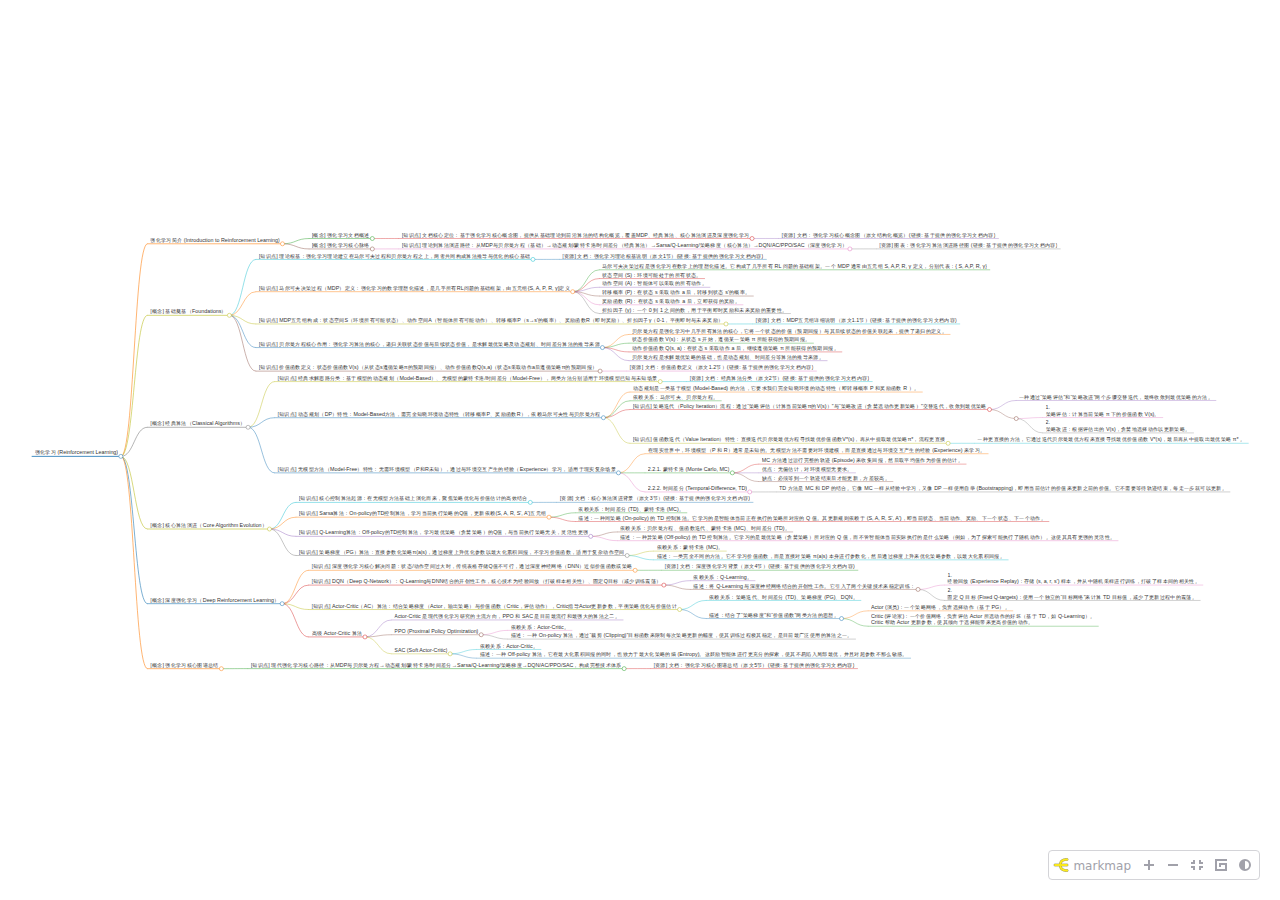
<file: interactive/强化学习 (Reinforcement Learning).html>
<!doctype html>
<html>
<head>
<meta charset="UTF-8" />
<meta name="viewport" content="width=device-width, initial-scale=1.0" />
<meta http-equiv="X-UA-Compatible" content="ie=edge" />
<title>Markmap</title>
<style>
* {
  margin: 0;
  padding: 0;
}
html {
  font-family: ui-sans-serif, system-ui, sans-serif, 'Apple Color Emoji',
    'Segoe UI Emoji', 'Segoe UI Symbol', 'Noto Color Emoji';
}
#mindmap {
  display: block;
  width: 100vw;
  height: 100vh;
}
.markmap-dark {
  background: #27272a;
  color: white;
}
</style>
<style>.mm-toolbar {display:flex;-webkit-user-select:none;-moz-user-select:none;user-select:none;align-items:center;border-width:1px;--un-border-opacity:1;border-color:rgb(212 212 216 / var(--un-border-opacity));border-radius:0.25rem;border-style:solid;--un-bg-opacity:1;background-color:rgb(255 255 255 / var(--un-bg-opacity));padding:0.25rem;line-height:1;
}
  .mm-toolbar:hover {--un-border-opacity:1;border-color:rgb(161 161 170 / var(--un-border-opacity));
  }
  .mm-toolbar svg {display:block;
  }
  .mm-toolbar a {display:inline-block;text-decoration:none;
  }
  .mm-toolbar-brand > img {width:1rem;height:1rem;vertical-align:middle;
    }
  .mm-toolbar-brand > span {padding-left:0.25rem;padding-right:0.25rem;
    }
  .mm-toolbar-brand:not(:first-child), .mm-toolbar-item:not(:first-child) {margin-left:0.25rem;
    }
  .mm-toolbar-brand > *, .mm-toolbar-item > * {min-width:1rem;cursor:pointer;text-align:center;font-size:0.75rem;line-height:1rem;--un-text-opacity:1;color:rgb(161 161 170 / var(--un-text-opacity));
    }
  .mm-toolbar-brand.active,
    .mm-toolbar-brand:hover,
    .mm-toolbar-item.active,
    .mm-toolbar-item:hover {border-radius:0.25rem;--un-bg-opacity:1;background-color:rgb(228 228 231 / var(--un-bg-opacity));
    }
  .mm-toolbar-brand.active > *, .mm-toolbar-brand:hover > *, .mm-toolbar-item.active > *, .mm-toolbar-item:hover > * {--un-text-opacity:1;color:rgb(39 39 42 / var(--un-text-opacity));
      }
  .mm-toolbar-brand.active, .mm-toolbar-item.active {--un-bg-opacity:1;background-color:rgb(212 212 216 / var(--un-bg-opacity));
    }

.markmap-dark .mm-toolbar {--un-border-opacity:1;border-color:rgb(82 82 91 / var(--un-border-opacity));--un-bg-opacity:1;background-color:rgb(39 39 42 / var(--un-bg-opacity));--un-text-opacity:1;color:rgb(161 161 170 / var(--un-text-opacity));
}

.markmap-dark .mm-toolbar:hover {--un-border-opacity:1;border-color:rgb(113 113 122 / var(--un-border-opacity));
  }

.markmap-dark .mm-toolbar > *:hover {--un-bg-opacity:1;background-color:rgb(82 82 91 / var(--un-bg-opacity));
  }

.markmap-dark .mm-toolbar > *:hover > * {--un-text-opacity:1;color:rgb(228 228 231 / var(--un-text-opacity));
    }
</style>
</head>
<body>
<svg id="mindmap"></svg>
<script>// https://d3js.org v7.9.0 Copyright 2010-2023 Mike Bostock
!function(t,n){"object"==typeof exports&&"undefined"!=typeof module?n(exports):"function"==typeof define&&define.amd?define(["exports"],n):n((t="undefined"!=typeof globalThis?globalThis:t||self).d3=t.d3||{})}(this,(function(t){"use strict";function n(t,n){return null==t||null==n?NaN:t<n?-1:t>n?1:t>=n?0:NaN}function e(t,n){return null==t||null==n?NaN:n<t?-1:n>t?1:n>=t?0:NaN}function r(t){let r,o,a;function u(t,n,e=0,i=t.length){if(e<i){if(0!==r(n,n))return i;do{const r=e+i>>>1;o(t[r],n)<0?e=r+1:i=r}while(e<i)}return e}return 2!==t.length?(r=n,o=(e,r)=>n(t(e),r),a=(n,e)=>t(n)-e):(r=t===n||t===e?t:i,o=t,a=t),{left:u,center:function(t,n,e=0,r=t.length){const i=u(t,n,e,r-1);return i>e&&a(t[i-1],n)>-a(t[i],n)?i-1:i},right:function(t,n,e=0,i=t.length){if(e<i){if(0!==r(n,n))return i;do{const r=e+i>>>1;o(t[r],n)<=0?e=r+1:i=r}while(e<i)}return e}}}function i(){return 0}function o(t){return null===t?NaN:+t}const a=r(n),u=a.right,c=a.left,f=r(o).center;var s=u;const l=d(y),h=d((function(t){const n=y(t);return(t,e,r,i,o)=>{n(t,e,(r<<=2)+0,(i<<=2)+0,o<<=2),n(t,e,r+1,i+1,o),n(t,e,r+2,i+2,o),n(t,e,r+3,i+3,o)}}));function d(t){return function(n,e,r=e){if(!((e=+e)>=0))throw new RangeError("invalid rx");if(!((r=+r)>=0))throw new RangeError("invalid ry");let{data:i,width:o,height:a}=n;if(!((o=Math.floor(o))>=0))throw new RangeError("invalid width");if(!((a=Math.floor(void 0!==a?a:i.length/o))>=0))throw new RangeError("invalid height");if(!o||!a||!e&&!r)return n;const u=e&&t(e),c=r&&t(r),f=i.slice();return u&&c?(p(u,f,i,o,a),p(u,i,f,o,a),p(u,f,i,o,a),g(c,i,f,o,a),g(c,f,i,o,a),g(c,i,f,o,a)):u?(p(u,i,f,o,a),p(u,f,i,o,a),p(u,i,f,o,a)):c&&(g(c,i,f,o,a),g(c,f,i,o,a),g(c,i,f,o,a)),n}}function p(t,n,e,r,i){for(let o=0,a=r*i;o<a;)t(n,e,o,o+=r,1)}function g(t,n,e,r,i){for(let o=0,a=r*i;o<r;++o)t(n,e,o,o+a,r)}function y(t){const n=Math.floor(t);if(n===t)return function(t){const n=2*t+1;return(e,r,i,o,a)=>{if(!((o-=a)>=i))return;let u=t*r[i];const c=a*t;for(let t=i,n=i+c;t<n;t+=a)u+=r[Math.min(o,t)];for(let t=i,f=o;t<=f;t+=a)u+=r[Math.min(o,t+c)],e[t]=u/n,u-=r[Math.max(i,t-c)]}}(t);const e=t-n,r=2*t+1;return(t,i,o,a,u)=>{if(!((a-=u)>=o))return;let c=n*i[o];const f=u*n,s=f+u;for(let t=o,n=o+f;t<n;t+=u)c+=i[Math.min(a,t)];for(let n=o,l=a;n<=l;n+=u)c+=i[Math.min(a,n+f)],t[n]=(c+e*(i[Math.max(o,n-s)]+i[Math.min(a,n+s)]))/r,c-=i[Math.max(o,n-f)]}}function v(t,n){let e=0;if(void 0===n)for(let n of t)null!=n&&(n=+n)>=n&&++e;else{let r=-1;for(let i of t)null!=(i=n(i,++r,t))&&(i=+i)>=i&&++e}return e}function _(t){return 0|t.length}function b(t){return!(t>0)}function m(t){return"object"!=typeof t||"length"in t?t:Array.from(t)}function x(t,n){let e,r=0,i=0,o=0;if(void 0===n)for(let n of t)null!=n&&(n=+n)>=n&&(e=n-i,i+=e/++r,o+=e*(n-i));else{let a=-1;for(let u of t)null!=(u=n(u,++a,t))&&(u=+u)>=u&&(e=u-i,i+=e/++r,o+=e*(u-i))}if(r>1)return o/(r-1)}function w(t,n){const e=x(t,n);return e?Math.sqrt(e):e}function M(t,n){let e,r;if(void 0===n)for(const n of t)null!=n&&(void 0===e?n>=n&&(e=r=n):(e>n&&(e=n),r<n&&(r=n)));else{let i=-1;for(let o of t)null!=(o=n(o,++i,t))&&(void 0===e?o>=o&&(e=r=o):(e>o&&(e=o),r<o&&(r=o)))}return[e,r]}class T{constructor(){this._partials=new Float64Array(32),this._n=0}add(t){const n=this._partials;let e=0;for(let r=0;r<this._n&&r<32;r++){const i=n[r],o=t+i,a=Math.abs(t)<Math.abs(i)?t-(o-i):i-(o-t);a&&(n[e++]=a),t=o}return n[e]=t,this._n=e+1,this}valueOf(){const t=this._partials;let n,e,r,i=this._n,o=0;if(i>0){for(o=t[--i];i>0&&(n=o,e=t[--i],o=n+e,r=e-(o-n),!r););i>0&&(r<0&&t[i-1]<0||r>0&&t[i-1]>0)&&(e=2*r,n=o+e,e==n-o&&(o=n))}return o}}class InternMap extends Map{constructor(t,n=N){if(super(),Object.defineProperties(this,{_intern:{value:new Map},_key:{value:n}}),null!=t)for(const[n,e]of t)this.set(n,e)}get(t){return super.get(A(this,t))}has(t){return super.has(A(this,t))}set(t,n){return super.set(S(this,t),n)}delete(t){return super.delete(E(this,t))}}class InternSet extends Set{constructor(t,n=N){if(super(),Object.defineProperties(this,{_intern:{value:new Map},_key:{value:n}}),null!=t)for(const n of t)this.add(n)}has(t){return super.has(A(this,t))}add(t){return super.add(S(this,t))}delete(t){return super.delete(E(this,t))}}function A({_intern:t,_key:n},e){const r=n(e);return t.has(r)?t.get(r):e}function S({_intern:t,_key:n},e){const r=n(e);return t.has(r)?t.get(r):(t.set(r,e),e)}function E({_intern:t,_key:n},e){const r=n(e);return t.has(r)&&(e=t.get(r),t.delete(r)),e}function N(t){return null!==t&&"object"==typeof t?t.valueOf():t}function k(t){return t}function C(t,...n){return F(t,k,k,n)}function P(t,...n){return F(t,Array.from,k,n)}function z(t,n){for(let e=1,r=n.length;e<r;++e)t=t.flatMap((t=>t.pop().map((([n,e])=>[...t,n,e]))));return t}function $(t,n,...e){return F(t,k,n,e)}function D(t,n,...e){return F(t,Array.from,n,e)}function R(t){if(1!==t.length)throw new Error("duplicate key");return t[0]}function F(t,n,e,r){return function t(i,o){if(o>=r.length)return e(i);const a=new InternMap,u=r[o++];let c=-1;for(const t of i){const n=u(t,++c,i),e=a.get(n);e?e.push(t):a.set(n,[t])}for(const[n,e]of a)a.set(n,t(e,o));return n(a)}(t,0)}function q(t,n){return Array.from(n,(n=>t[n]))}function U(t,...n){if("function"!=typeof t[Symbol.iterator])throw new TypeError("values is not iterable");t=Array.from(t);let[e]=n;if(e&&2!==e.length||n.length>1){const r=Uint32Array.from(t,((t,n)=>n));return n.length>1?(n=n.map((n=>t.map(n))),r.sort(((t,e)=>{for(const r of n){const n=O(r[t],r[e]);if(n)return n}}))):(e=t.map(e),r.sort(((t,n)=>O(e[t],e[n])))),q(t,r)}return t.sort(I(e))}function I(t=n){if(t===n)return O;if("function"!=typeof t)throw new TypeError("compare is not a function");return(n,e)=>{const r=t(n,e);return r||0===r?r:(0===t(e,e))-(0===t(n,n))}}function O(t,n){return(null==t||!(t>=t))-(null==n||!(n>=n))||(t<n?-1:t>n?1:0)}var B=Array.prototype.slice;function Y(t){return()=>t}const L=Math.sqrt(50),j=Math.sqrt(10),H=Math.sqrt(2);function X(t,n,e){const r=(n-t)/Math.max(0,e),i=Math.floor(Math.log10(r)),o=r/Math.pow(10,i),a=o>=L?10:o>=j?5:o>=H?2:1;let u,c,f;return i<0?(f=Math.pow(10,-i)/a,u=Math.round(t*f),c=Math.round(n*f),u/f<t&&++u,c/f>n&&--c,f=-f):(f=Math.pow(10,i)*a,u=Math.round(t/f),c=Math.round(n/f),u*f<t&&++u,c*f>n&&--c),c<u&&.5<=e&&e<2?X(t,n,2*e):[u,c,f]}function G(t,n,e){if(!((e=+e)>0))return[];if((t=+t)===(n=+n))return[t];const r=n<t,[i,o,a]=r?X(n,t,e):X(t,n,e);if(!(o>=i))return[];const u=o-i+1,c=new Array(u);if(r)if(a<0)for(let t=0;t<u;++t)c[t]=(o-t)/-a;else for(let t=0;t<u;++t)c[t]=(o-t)*a;else if(a<0)for(let t=0;t<u;++t)c[t]=(i+t)/-a;else for(let t=0;t<u;++t)c[t]=(i+t)*a;return c}function V(t,n,e){return X(t=+t,n=+n,e=+e)[2]}function W(t,n,e){e=+e;const r=(n=+n)<(t=+t),i=r?V(n,t,e):V(t,n,e);return(r?-1:1)*(i<0?1/-i:i)}function Z(t,n,e){let r;for(;;){const i=V(t,n,e);if(i===r||0===i||!isFinite(i))return[t,n];i>0?(t=Math.floor(t/i)*i,n=Math.ceil(n/i)*i):i<0&&(t=Math.ceil(t*i)/i,n=Math.floor(n*i)/i),r=i}}function K(t){return Math.max(1,Math.ceil(Math.log(v(t))/Math.LN2)+1)}function Q(){var t=k,n=M,e=K;function r(r){Array.isArray(r)||(r=Array.from(r));var i,o,a,u=r.length,c=new Array(u);for(i=0;i<u;++i)c[i]=t(r[i],i,r);var f=n(c),l=f[0],h=f[1],d=e(c,l,h);if(!Array.isArray(d)){const t=h,e=+d;if(n===M&&([l,h]=Z(l,h,e)),(d=G(l,h,e))[0]<=l&&(a=V(l,h,e)),d[d.length-1]>=h)if(t>=h&&n===M){const t=V(l,h,e);isFinite(t)&&(t>0?h=(Math.floor(h/t)+1)*t:t<0&&(h=(Math.ceil(h*-t)+1)/-t))}else d.pop()}for(var p=d.length,g=0,y=p;d[g]<=l;)++g;for(;d[y-1]>h;)--y;(g||y<p)&&(d=d.slice(g,y),p=y-g);var v,_=new Array(p+1);for(i=0;i<=p;++i)(v=_[i]=[]).x0=i>0?d[i-1]:l,v.x1=i<p?d[i]:h;if(isFinite(a)){if(a>0)for(i=0;i<u;++i)null!=(o=c[i])&&l<=o&&o<=h&&_[Math.min(p,Math.floor((o-l)/a))].push(r[i]);else if(a<0)for(i=0;i<u;++i)if(null!=(o=c[i])&&l<=o&&o<=h){const t=Math.floor((l-o)*a);_[Math.min(p,t+(d[t]<=o))].push(r[i])}}else for(i=0;i<u;++i)null!=(o=c[i])&&l<=o&&o<=h&&_[s(d,o,0,p)].push(r[i]);return _}return r.value=function(n){return arguments.length?(t="function"==typeof n?n:Y(n),r):t},r.domain=function(t){return arguments.length?(n="function"==typeof t?t:Y([t[0],t[1]]),r):n},r.thresholds=function(t){return arguments.length?(e="function"==typeof t?t:Y(Array.isArray(t)?B.call(t):t),r):e},r}function J(t,n){let e;if(void 0===n)for(const n of t)null!=n&&(e<n||void 0===e&&n>=n)&&(e=n);else{let r=-1;for(let i of t)null!=(i=n(i,++r,t))&&(e<i||void 0===e&&i>=i)&&(e=i)}return e}function tt(t,n){let e,r=-1,i=-1;if(void 0===n)for(const n of t)++i,null!=n&&(e<n||void 0===e&&n>=n)&&(e=n,r=i);else for(let o of t)null!=(o=n(o,++i,t))&&(e<o||void 0===e&&o>=o)&&(e=o,r=i);return r}function nt(t,n){let e;if(void 0===n)for(const n of t)null!=n&&(e>n||void 0===e&&n>=n)&&(e=n);else{let r=-1;for(let i of t)null!=(i=n(i,++r,t))&&(e>i||void 0===e&&i>=i)&&(e=i)}return e}function et(t,n){let e,r=-1,i=-1;if(void 0===n)for(const n of t)++i,null!=n&&(e>n||void 0===e&&n>=n)&&(e=n,r=i);else for(let o of t)null!=(o=n(o,++i,t))&&(e>o||void 0===e&&o>=o)&&(e=o,r=i);return r}function rt(t,n,e=0,r=1/0,i){if(n=Math.floor(n),e=Math.floor(Math.max(0,e)),r=Math.floor(Math.min(t.length-1,r)),!(e<=n&&n<=r))return t;for(i=void 0===i?O:I(i);r>e;){if(r-e>600){const o=r-e+1,a=n-e+1,u=Math.log(o),c=.5*Math.exp(2*u/3),f=.5*Math.sqrt(u*c*(o-c)/o)*(a-o/2<0?-1:1);rt(t,n,Math.max(e,Math.floor(n-a*c/o+f)),Math.min(r,Math.floor(n+(o-a)*c/o+f)),i)}const o=t[n];let a=e,u=r;for(it(t,e,n),i(t[r],o)>0&&it(t,e,r);a<u;){for(it(t,a,u),++a,--u;i(t[a],o)<0;)++a;for(;i(t[u],o)>0;)--u}0===i(t[e],o)?it(t,e,u):(++u,it(t,u,r)),u<=n&&(e=u+1),n<=u&&(r=u-1)}return t}function it(t,n,e){const r=t[n];t[n]=t[e],t[e]=r}function ot(t,e=n){let r,i=!1;if(1===e.length){let o;for(const a of t){const t=e(a);(i?n(t,o)>0:0===n(t,t))&&(r=a,o=t,i=!0)}}else for(const n of t)(i?e(n,r)>0:0===e(n,n))&&(r=n,i=!0);return r}function at(t,n,e){if(t=Float64Array.from(function*(t,n){if(void 0===n)for(let n of t)null!=n&&(n=+n)>=n&&(yield n);else{let e=-1;for(let r of t)null!=(r=n(r,++e,t))&&(r=+r)>=r&&(yield r)}}(t,e)),(r=t.length)&&!isNaN(n=+n)){if(n<=0||r<2)return nt(t);if(n>=1)return J(t);var r,i=(r-1)*n,o=Math.floor(i),a=J(rt(t,o).subarray(0,o+1));return a+(nt(t.subarray(o+1))-a)*(i-o)}}function ut(t,n,e=o){if((r=t.length)&&!isNaN(n=+n)){if(n<=0||r<2)return+e(t[0],0,t);if(n>=1)return+e(t[r-1],r-1,t);var r,i=(r-1)*n,a=Math.floor(i),u=+e(t[a],a,t);return u+(+e(t[a+1],a+1,t)-u)*(i-a)}}function ct(t,n,e=o){if(!isNaN(n=+n)){if(r=Float64Array.from(t,((n,r)=>o(e(t[r],r,t)))),n<=0)return et(r);if(n>=1)return tt(r);var r,i=Uint32Array.from(t,((t,n)=>n)),a=r.length-1,u=Math.floor(a*n);return rt(i,u,0,a,((t,n)=>O(r[t],r[n]))),(u=ot(i.subarray(0,u+1),(t=>r[t])))>=0?u:-1}}function ft(t){return Array.from(function*(t){for(const n of t)yield*n}(t))}function st(t,n){return[t,n]}function lt(t,n,e){t=+t,n=+n,e=(i=arguments.length)<2?(n=t,t=0,1):i<3?1:+e;for(var r=-1,i=0|Math.max(0,Math.ceil((n-t)/e)),o=new Array(i);++r<i;)o[r]=t+r*e;return o}function ht(t,e=n){if(1===e.length)return et(t,e);let r,i=-1,o=-1;for(const n of t)++o,(i<0?0===e(n,n):e(n,r)<0)&&(r=n,i=o);return i}var dt=pt(Math.random);function pt(t){return function(n,e=0,r=n.length){let i=r-(e=+e);for(;i;){const r=t()*i--|0,o=n[i+e];n[i+e]=n[r+e],n[r+e]=o}return n}}function gt(t){if(!(i=t.length))return[];for(var n=-1,e=nt(t,yt),r=new Array(e);++n<e;)for(var i,o=-1,a=r[n]=new Array(i);++o<i;)a[o]=t[o][n];return r}function yt(t){return t.length}function vt(t){return t instanceof InternSet?t:new InternSet(t)}function _t(t,n){const e=t[Symbol.iterator](),r=new Set;for(const t of n){const n=bt(t);if(r.has(n))continue;let i,o;for(;({value:i,done:o}=e.next());){if(o)return!1;const t=bt(i);if(r.add(t),Object.is(n,t))break}}return!0}function bt(t){return null!==t&&"object"==typeof t?t.valueOf():t}function mt(t){return t}var xt=1,wt=2,Mt=3,Tt=4,At=1e-6;function St(t){return"translate("+t+",0)"}function Et(t){return"translate(0,"+t+")"}function Nt(t){return n=>+t(n)}function kt(t,n){return n=Math.max(0,t.bandwidth()-2*n)/2,t.round()&&(n=Math.round(n)),e=>+t(e)+n}function Ct(){return!this.__axis}function Pt(t,n){var e=[],r=null,i=null,o=6,a=6,u=3,c="undefined"!=typeof window&&window.devicePixelRatio>1?0:.5,f=t===xt||t===Tt?-1:1,s=t===Tt||t===wt?"x":"y",l=t===xt||t===Mt?St:Et;function h(h){var d=null==r?n.ticks?n.ticks.apply(n,e):n.domain():r,p=null==i?n.tickFormat?n.tickFormat.apply(n,e):mt:i,g=Math.max(o,0)+u,y=n.range(),v=+y[0]+c,_=+y[y.length-1]+c,b=(n.bandwidth?kt:Nt)(n.copy(),c),m=h.selection?h.selection():h,x=m.selectAll(".domain").data([null]),w=m.selectAll(".tick").data(d,n).order(),M=w.exit(),T=w.enter().append("g").attr("class","tick"),A=w.select("line"),S=w.select("text");x=x.merge(x.enter().insert("path",".tick").attr("class","domain").attr("stroke","currentColor")),w=w.merge(T),A=A.merge(T.append("line").attr("stroke","currentColor").attr(s+"2",f*o)),S=S.merge(T.append("text").attr("fill","currentColor").attr(s,f*g).attr("dy",t===xt?"0em":t===Mt?"0.71em":"0.32em")),h!==m&&(x=x.transition(h),w=w.transition(h),A=A.transition(h),S=S.transition(h),M=M.transition(h).attr("opacity",At).attr("transform",(function(t){return isFinite(t=b(t))?l(t+c):this.getAttribute("transform")})),T.attr("opacity",At).attr("transform",(function(t){var n=this.parentNode.__axis;return l((n&&isFinite(n=n(t))?n:b(t))+c)}))),M.remove(),x.attr("d",t===Tt||t===wt?a?"M"+f*a+","+v+"H"+c+"V"+_+"H"+f*a:"M"+c+","+v+"V"+_:a?"M"+v+","+f*a+"V"+c+"H"+_+"V"+f*a:"M"+v+","+c+"H"+_),w.attr("opacity",1).attr("transform",(function(t){return l(b(t)+c)})),A.attr(s+"2",f*o),S.attr(s,f*g).text(p),m.filter(Ct).attr("fill","none").attr("font-size",10).attr("font-family","sans-serif").attr("text-anchor",t===wt?"start":t===Tt?"end":"middle"),m.each((function(){this.__axis=b}))}return h.scale=function(t){return arguments.length?(n=t,h):n},h.ticks=function(){return e=Array.from(arguments),h},h.tickArguments=function(t){return arguments.length?(e=null==t?[]:Array.from(t),h):e.slice()},h.tickValues=function(t){return arguments.length?(r=null==t?null:Array.from(t),h):r&&r.slice()},h.tickFormat=function(t){return arguments.length?(i=t,h):i},h.tickSize=function(t){return arguments.length?(o=a=+t,h):o},h.tickSizeInner=function(t){return arguments.length?(o=+t,h):o},h.tickSizeOuter=function(t){return arguments.length?(a=+t,h):a},h.tickPadding=function(t){return arguments.length?(u=+t,h):u},h.offset=function(t){return arguments.length?(c=+t,h):c},h}var zt={value:()=>{}};function $t(){for(var t,n=0,e=arguments.length,r={};n<e;++n){if(!(t=arguments[n]+"")||t in r||/[\s.]/.test(t))throw new Error("illegal type: "+t);r[t]=[]}return new Dt(r)}function Dt(t){this._=t}function Rt(t,n){for(var e,r=0,i=t.length;r<i;++r)if((e=t[r]).name===n)return e.value}function Ft(t,n,e){for(var r=0,i=t.length;r<i;++r)if(t[r].name===n){t[r]=zt,t=t.slice(0,r).concat(t.slice(r+1));break}return null!=e&&t.push({name:n,value:e}),t}Dt.prototype=$t.prototype={constructor:Dt,on:function(t,n){var e,r,i=this._,o=(r=i,(t+"").trim().split(/^|\s+/).map((function(t){var n="",e=t.indexOf(".");if(e>=0&&(n=t.slice(e+1),t=t.slice(0,e)),t&&!r.hasOwnProperty(t))throw new Error("unknown type: "+t);return{type:t,name:n}}))),a=-1,u=o.length;if(!(arguments.length<2)){if(null!=n&&"function"!=typeof n)throw new Error("invalid callback: "+n);for(;++a<u;)if(e=(t=o[a]).type)i[e]=Ft(i[e],t.name,n);else if(null==n)for(e in i)i[e]=Ft(i[e],t.name,null);return this}for(;++a<u;)if((e=(t=o[a]).type)&&(e=Rt(i[e],t.name)))return e},copy:function(){var t={},n=this._;for(var e in n)t[e]=n[e].slice();return new Dt(t)},call:function(t,n){if((e=arguments.length-2)>0)for(var e,r,i=new Array(e),o=0;o<e;++o)i[o]=arguments[o+2];if(!this._.hasOwnProperty(t))throw new Error("unknown type: "+t);for(o=0,e=(r=this._[t]).length;o<e;++o)r[o].value.apply(n,i)},apply:function(t,n,e){if(!this._.hasOwnProperty(t))throw new Error("unknown type: "+t);for(var r=this._[t],i=0,o=r.length;i<o;++i)r[i].value.apply(n,e)}};var qt="http://www.w3.org/1999/xhtml",Ut={svg:"http://www.w3.org/2000/svg",xhtml:qt,xlink:"http://www.w3.org/1999/xlink",xml:"http://www.w3.org/XML/1998/namespace",xmlns:"http://www.w3.org/2000/xmlns/"};function It(t){var n=t+="",e=n.indexOf(":");return e>=0&&"xmlns"!==(n=t.slice(0,e))&&(t=t.slice(e+1)),Ut.hasOwnProperty(n)?{space:Ut[n],local:t}:t}function Ot(t){return function(){var n=this.ownerDocument,e=this.namespaceURI;return e===qt&&n.documentElement.namespaceURI===qt?n.createElement(t):n.createElementNS(e,t)}}function Bt(t){return function(){return this.ownerDocument.createElementNS(t.space,t.local)}}function Yt(t){var n=It(t);return(n.local?Bt:Ot)(n)}function Lt(){}function jt(t){return null==t?Lt:function(){return this.querySelector(t)}}function Ht(t){return null==t?[]:Array.isArray(t)?t:Array.from(t)}function Xt(){return[]}function Gt(t){return null==t?Xt:function(){return this.querySelectorAll(t)}}function Vt(t){return function(){return this.matches(t)}}function Wt(t){return function(n){return n.matches(t)}}var Zt=Array.prototype.find;function Kt(){return this.firstElementChild}var Qt=Array.prototype.filter;function Jt(){return Array.from(this.children)}function tn(t){return new Array(t.length)}function nn(t,n){this.ownerDocument=t.ownerDocument,this.namespaceURI=t.namespaceURI,this._next=null,this._parent=t,this.__data__=n}function en(t,n,e,r,i,o){for(var a,u=0,c=n.length,f=o.length;u<f;++u)(a=n[u])?(a.__data__=o[u],r[u]=a):e[u]=new nn(t,o[u]);for(;u<c;++u)(a=n[u])&&(i[u]=a)}function rn(t,n,e,r,i,o,a){var u,c,f,s=new Map,l=n.length,h=o.length,d=new Array(l);for(u=0;u<l;++u)(c=n[u])&&(d[u]=f=a.call(c,c.__data__,u,n)+"",s.has(f)?i[u]=c:s.set(f,c));for(u=0;u<h;++u)f=a.call(t,o[u],u,o)+"",(c=s.get(f))?(r[u]=c,c.__data__=o[u],s.delete(f)):e[u]=new nn(t,o[u]);for(u=0;u<l;++u)(c=n[u])&&s.get(d[u])===c&&(i[u]=c)}function on(t){return t.__data__}function an(t){return"object"==typeof t&&"length"in t?t:Array.from(t)}function un(t,n){return t<n?-1:t>n?1:t>=n?0:NaN}function cn(t){return function(){this.removeAttribute(t)}}function fn(t){return function(){this.removeAttributeNS(t.space,t.local)}}function sn(t,n){return function(){this.setAttribute(t,n)}}function ln(t,n){return function(){this.setAttributeNS(t.space,t.local,n)}}function hn(t,n){return function(){var e=n.apply(this,arguments);null==e?this.removeAttribute(t):this.setAttribute(t,e)}}function dn(t,n){return function(){var e=n.apply(this,arguments);null==e?this.removeAttributeNS(t.space,t.local):this.setAttributeNS(t.space,t.local,e)}}function pn(t){return t.ownerDocument&&t.ownerDocument.defaultView||t.document&&t||t.defaultView}function gn(t){return function(){this.style.removeProperty(t)}}function yn(t,n,e){return function(){this.style.setProperty(t,n,e)}}function vn(t,n,e){return function(){var r=n.apply(this,arguments);null==r?this.style.removeProperty(t):this.style.setProperty(t,r,e)}}function _n(t,n){return t.style.getPropertyValue(n)||pn(t).getComputedStyle(t,null).getPropertyValue(n)}function bn(t){return function(){delete this[t]}}function mn(t,n){return function(){this[t]=n}}function xn(t,n){return function(){var e=n.apply(this,arguments);null==e?delete this[t]:this[t]=e}}function wn(t){return t.trim().split(/^|\s+/)}function Mn(t){return t.classList||new Tn(t)}function Tn(t){this._node=t,this._names=wn(t.getAttribute("class")||"")}function An(t,n){for(var e=Mn(t),r=-1,i=n.length;++r<i;)e.add(n[r])}function Sn(t,n){for(var e=Mn(t),r=-1,i=n.length;++r<i;)e.remove(n[r])}function En(t){return function(){An(this,t)}}function Nn(t){return function(){Sn(this,t)}}function kn(t,n){return function(){(n.apply(this,arguments)?An:Sn)(this,t)}}function Cn(){this.textContent=""}function Pn(t){return function(){this.textContent=t}}function zn(t){return function(){var n=t.apply(this,arguments);this.textContent=null==n?"":n}}function $n(){this.innerHTML=""}function Dn(t){return function(){this.innerHTML=t}}function Rn(t){return function(){var n=t.apply(this,arguments);this.innerHTML=null==n?"":n}}function Fn(){this.nextSibling&&this.parentNode.appendChild(this)}function qn(){this.previousSibling&&this.parentNode.insertBefore(this,this.parentNode.firstChild)}function Un(){return null}function In(){var t=this.parentNode;t&&t.removeChild(this)}function On(){var t=this.cloneNode(!1),n=this.parentNode;return n?n.insertBefore(t,this.nextSibling):t}function Bn(){var t=this.cloneNode(!0),n=this.parentNode;return n?n.insertBefore(t,this.nextSibling):t}function Yn(t){return function(){var n=this.__on;if(n){for(var e,r=0,i=-1,o=n.length;r<o;++r)e=n[r],t.type&&e.type!==t.type||e.name!==t.name?n[++i]=e:this.removeEventListener(e.type,e.listener,e.options);++i?n.length=i:delete this.__on}}}function Ln(t,n,e){return function(){var r,i=this.__on,o=function(t){return function(n){t.call(this,n,this.__data__)}}(n);if(i)for(var a=0,u=i.length;a<u;++a)if((r=i[a]).type===t.type&&r.name===t.name)return this.removeEventListener(r.type,r.listener,r.options),this.addEventListener(r.type,r.listener=o,r.options=e),void(r.value=n);this.addEventListener(t.type,o,e),r={type:t.type,name:t.name,value:n,listener:o,options:e},i?i.push(r):this.__on=[r]}}function jn(t,n,e){var r=pn(t),i=r.CustomEvent;"function"==typeof i?i=new i(n,e):(i=r.document.createEvent("Event"),e?(i.initEvent(n,e.bubbles,e.cancelable),i.detail=e.detail):i.initEvent(n,!1,!1)),t.dispatchEvent(i)}function Hn(t,n){return function(){return jn(this,t,n)}}function Xn(t,n){return function(){return jn(this,t,n.apply(this,arguments))}}nn.prototype={constructor:nn,appendChild:function(t){return this._parent.insertBefore(t,this._next)},insertBefore:function(t,n){return this._parent.insertBefore(t,n)},querySelector:function(t){return this._parent.querySelector(t)},querySelectorAll:function(t){return this._parent.querySelectorAll(t)}},Tn.prototype={add:function(t){this._names.indexOf(t)<0&&(this._names.push(t),this._node.setAttribute("class",this._names.join(" ")))},remove:function(t){var n=this._names.indexOf(t);n>=0&&(this._names.splice(n,1),this._node.setAttribute("class",this._names.join(" ")))},contains:function(t){return this._names.indexOf(t)>=0}};var Gn=[null];function Vn(t,n){this._groups=t,this._parents=n}function Wn(){return new Vn([[document.documentElement]],Gn)}function Zn(t){return"string"==typeof t?new Vn([[document.querySelector(t)]],[document.documentElement]):new Vn([[t]],Gn)}Vn.prototype=Wn.prototype={constructor:Vn,select:function(t){"function"!=typeof t&&(t=jt(t));for(var n=this._groups,e=n.length,r=new Array(e),i=0;i<e;++i)for(var o,a,u=n[i],c=u.length,f=r[i]=new Array(c),s=0;s<c;++s)(o=u[s])&&(a=t.call(o,o.__data__,s,u))&&("__data__"in o&&(a.__data__=o.__data__),f[s]=a);return new Vn(r,this._parents)},selectAll:function(t){t="function"==typeof t?function(t){return function(){return Ht(t.apply(this,arguments))}}(t):Gt(t);for(var n=this._groups,e=n.length,r=[],i=[],o=0;o<e;++o)for(var a,u=n[o],c=u.length,f=0;f<c;++f)(a=u[f])&&(r.push(t.call(a,a.__data__,f,u)),i.push(a));return new Vn(r,i)},selectChild:function(t){return this.select(null==t?Kt:function(t){return function(){return Zt.call(this.children,t)}}("function"==typeof t?t:Wt(t)))},selectChildren:function(t){return this.selectAll(null==t?Jt:function(t){return function(){return Qt.call(this.children,t)}}("function"==typeof t?t:Wt(t)))},filter:function(t){"function"!=typeof t&&(t=Vt(t));for(var n=this._groups,e=n.length,r=new Array(e),i=0;i<e;++i)for(var o,a=n[i],u=a.length,c=r[i]=[],f=0;f<u;++f)(o=a[f])&&t.call(o,o.__data__,f,a)&&c.push(o);return new Vn(r,this._parents)},data:function(t,n){if(!arguments.length)return Array.from(this,on);var e=n?rn:en,r=this._parents,i=this._groups;"function"!=typeof t&&(t=function(t){return function(){return t}}(t));for(var o=i.length,a=new Array(o),u=new Array(o),c=new Array(o),f=0;f<o;++f){var s=r[f],l=i[f],h=l.length,d=an(t.call(s,s&&s.__data__,f,r)),p=d.length,g=u[f]=new Array(p),y=a[f]=new Array(p);e(s,l,g,y,c[f]=new Array(h),d,n);for(var v,_,b=0,m=0;b<p;++b)if(v=g[b]){for(b>=m&&(m=b+1);!(_=y[m])&&++m<p;);v._next=_||null}}return(a=new Vn(a,r))._enter=u,a._exit=c,a},enter:function(){return new Vn(this._enter||this._groups.map(tn),this._parents)},exit:function(){return new Vn(this._exit||this._groups.map(tn),this._parents)},join:function(t,n,e){var r=this.enter(),i=this,o=this.exit();return"function"==typeof t?(r=t(r))&&(r=r.selection()):r=r.append(t+""),null!=n&&(i=n(i))&&(i=i.selection()),null==e?o.remove():e(o),r&&i?r.merge(i).order():i},merge:function(t){for(var n=t.selection?t.selection():t,e=this._groups,r=n._groups,i=e.length,o=r.length,a=Math.min(i,o),u=new Array(i),c=0;c<a;++c)for(var f,s=e[c],l=r[c],h=s.length,d=u[c]=new Array(h),p=0;p<h;++p)(f=s[p]||l[p])&&(d[p]=f);for(;c<i;++c)u[c]=e[c];return new Vn(u,this._parents)},selection:function(){return this},order:function(){for(var t=this._groups,n=-1,e=t.length;++n<e;)for(var r,i=t[n],o=i.length-1,a=i[o];--o>=0;)(r=i[o])&&(a&&4^r.compareDocumentPosition(a)&&a.parentNode.insertBefore(r,a),a=r);return this},sort:function(t){function n(n,e){return n&&e?t(n.__data__,e.__data__):!n-!e}t||(t=un);for(var e=this._groups,r=e.length,i=new Array(r),o=0;o<r;++o){for(var a,u=e[o],c=u.length,f=i[o]=new Array(c),s=0;s<c;++s)(a=u[s])&&(f[s]=a);f.sort(n)}return new Vn(i,this._parents).order()},call:function(){var t=arguments[0];return arguments[0]=this,t.apply(null,arguments),this},nodes:function(){return Array.from(this)},node:function(){for(var t=this._groups,n=0,e=t.length;n<e;++n)for(var r=t[n],i=0,o=r.length;i<o;++i){var a=r[i];if(a)return a}return null},size:function(){let t=0;for(const n of this)++t;return t},empty:function(){return!this.node()},each:function(t){for(var n=this._groups,e=0,r=n.length;e<r;++e)for(var i,o=n[e],a=0,u=o.length;a<u;++a)(i=o[a])&&t.call(i,i.__data__,a,o);return this},attr:function(t,n){var e=It(t);if(arguments.length<2){var r=this.node();return e.local?r.getAttributeNS(e.space,e.local):r.getAttribute(e)}return this.each((null==n?e.local?fn:cn:"function"==typeof n?e.local?dn:hn:e.local?ln:sn)(e,n))},style:function(t,n,e){return arguments.length>1?this.each((null==n?gn:"function"==typeof n?vn:yn)(t,n,null==e?"":e)):_n(this.node(),t)},property:function(t,n){return arguments.length>1?this.each((null==n?bn:"function"==typeof n?xn:mn)(t,n)):this.node()[t]},classed:function(t,n){var e=wn(t+"");if(arguments.length<2){for(var r=Mn(this.node()),i=-1,o=e.length;++i<o;)if(!r.contains(e[i]))return!1;return!0}return this.each(("function"==typeof n?kn:n?En:Nn)(e,n))},text:function(t){return arguments.length?this.each(null==t?Cn:("function"==typeof t?zn:Pn)(t)):this.node().textContent},html:function(t){return arguments.length?this.each(null==t?$n:("function"==typeof t?Rn:Dn)(t)):this.node().innerHTML},raise:function(){return this.each(Fn)},lower:function(){return this.each(qn)},append:function(t){var n="function"==typeof t?t:Yt(t);return this.select((function(){return this.appendChild(n.apply(this,arguments))}))},insert:function(t,n){var e="function"==typeof t?t:Yt(t),r=null==n?Un:"function"==typeof n?n:jt(n);return this.select((function(){return this.insertBefore(e.apply(this,arguments),r.apply(this,arguments)||null)}))},remove:function(){return this.each(In)},clone:function(t){return this.select(t?Bn:On)},datum:function(t){return arguments.length?this.property("__data__",t):this.node().__data__},on:function(t,n,e){var r,i,o=function(t){return t.trim().split(/^|\s+/).map((function(t){var n="",e=t.indexOf(".");return e>=0&&(n=t.slice(e+1),t=t.slice(0,e)),{type:t,name:n}}))}(t+""),a=o.length;if(!(arguments.length<2)){for(u=n?Ln:Yn,r=0;r<a;++r)this.each(u(o[r],n,e));return this}var u=this.node().__on;if(u)for(var c,f=0,s=u.length;f<s;++f)for(r=0,c=u[f];r<a;++r)if((i=o[r]).type===c.type&&i.name===c.name)return c.value},dispatch:function(t,n){return this.each(("function"==typeof n?Xn:Hn)(t,n))},[Symbol.iterator]:function*(){for(var t=this._groups,n=0,e=t.length;n<e;++n)for(var r,i=t[n],o=0,a=i.length;o<a;++o)(r=i[o])&&(yield r)}};var Kn=0;function Qn(){return new Jn}function Jn(){this._="@"+(++Kn).toString(36)}function te(t){let n;for(;n=t.sourceEvent;)t=n;return t}function ne(t,n){if(t=te(t),void 0===n&&(n=t.currentTarget),n){var e=n.ownerSVGElement||n;if(e.createSVGPoint){var r=e.createSVGPoint();return r.x=t.clientX,r.y=t.clientY,[(r=r.matrixTransform(n.getScreenCTM().inverse())).x,r.y]}if(n.getBoundingClientRect){var i=n.getBoundingClientRect();return[t.clientX-i.left-n.clientLeft,t.clientY-i.top-n.clientTop]}}return[t.pageX,t.pageY]}Jn.prototype=Qn.prototype={constructor:Jn,get:function(t){for(var n=this._;!(n in t);)if(!(t=t.parentNode))return;return t[n]},set:function(t,n){return t[this._]=n},remove:function(t){return this._ in t&&delete t[this._]},toString:function(){return this._}};const ee={passive:!1},re={capture:!0,passive:!1};function ie(t){t.stopImmediatePropagation()}function oe(t){t.preventDefault(),t.stopImmediatePropagation()}function ae(t){var n=t.document.documentElement,e=Zn(t).on("dragstart.drag",oe,re);"onselectstart"in n?e.on("selectstart.drag",oe,re):(n.__noselect=n.style.MozUserSelect,n.style.MozUserSelect="none")}function ue(t,n){var e=t.document.documentElement,r=Zn(t).on("dragstart.drag",null);n&&(r.on("click.drag",oe,re),setTimeout((function(){r.on("click.drag",null)}),0)),"onselectstart"in e?r.on("selectstart.drag",null):(e.style.MozUserSelect=e.__noselect,delete e.__noselect)}var ce=t=>()=>t;function fe(t,{sourceEvent:n,subject:e,target:r,identifier:i,active:o,x:a,y:u,dx:c,dy:f,dispatch:s}){Object.defineProperties(this,{type:{value:t,enumerable:!0,configurable:!0},sourceEvent:{value:n,enumerable:!0,configurable:!0},subject:{value:e,enumerable:!0,configurable:!0},target:{value:r,enumerable:!0,configurable:!0},identifier:{value:i,enumerable:!0,configurable:!0},active:{value:o,enumerable:!0,configurable:!0},x:{value:a,enumerable:!0,configurable:!0},y:{value:u,enumerable:!0,configurable:!0},dx:{value:c,enumerable:!0,configurable:!0},dy:{value:f,enumerable:!0,configurable:!0},_:{value:s}})}function se(t){return!t.ctrlKey&&!t.button}function le(){return this.parentNode}function he(t,n){return null==n?{x:t.x,y:t.y}:n}function de(){return navigator.maxTouchPoints||"ontouchstart"in this}function pe(t,n,e){t.prototype=n.prototype=e,e.constructor=t}function ge(t,n){var e=Object.create(t.prototype);for(var r in n)e[r]=n[r];return e}function ye(){}fe.prototype.on=function(){var t=this._.on.apply(this._,arguments);return t===this._?this:t};var ve=.7,_e=1/ve,be="\\s*([+-]?\\d+)\\s*",me="\\s*([+-]?(?:\\d*\\.)?\\d+(?:[eE][+-]?\\d+)?)\\s*",xe="\\s*([+-]?(?:\\d*\\.)?\\d+(?:[eE][+-]?\\d+)?)%\\s*",we=/^#([0-9a-f]{3,8})$/,Me=new RegExp(`^rgb\\(${be},${be},${be}\\)$`),Te=new RegExp(`^rgb\\(${xe},${xe},${xe}\\)$`),Ae=new RegExp(`^rgba\\(${be},${be},${be},${me}\\)$`),Se=new RegExp(`^rgba\\(${xe},${xe},${xe},${me}\\)$`),Ee=new RegExp(`^hsl\\(${me},${xe},${xe}\\)$`),Ne=new RegExp(`^hsla\\(${me},${xe},${xe},${me}\\)$`),ke={aliceblue:15792383,antiquewhite:16444375,aqua:65535,aquamarine:8388564,azure:15794175,beige:16119260,bisque:16770244,black:0,blanchedalmond:16772045,blue:255,blueviolet:9055202,brown:10824234,burlywood:14596231,cadetblue:6266528,chartreuse:8388352,chocolate:13789470,coral:16744272,cornflowerblue:6591981,cornsilk:16775388,crimson:14423100,cyan:65535,darkblue:139,darkcyan:35723,darkgoldenrod:12092939,darkgray:11119017,darkgreen:25600,darkgrey:11119017,darkkhaki:12433259,darkmagenta:9109643,darkolivegreen:5597999,darkorange:16747520,darkorchid:10040012,darkred:9109504,darksalmon:15308410,darkseagreen:9419919,darkslateblue:4734347,darkslategray:3100495,darkslategrey:3100495,darkturquoise:52945,darkviolet:9699539,deeppink:16716947,deepskyblue:49151,dimgray:6908265,dimgrey:6908265,dodgerblue:2003199,firebrick:11674146,floralwhite:16775920,forestgreen:2263842,fuchsia:16711935,gainsboro:14474460,ghostwhite:16316671,gold:16766720,goldenrod:14329120,gray:8421504,green:32768,greenyellow:11403055,grey:8421504,honeydew:15794160,hotpink:16738740,indianred:13458524,indigo:4915330,ivory:16777200,khaki:15787660,lavender:15132410,lavenderblush:16773365,lawngreen:8190976,lemonchiffon:16775885,lightblue:11393254,lightcoral:15761536,lightcyan:14745599,lightgoldenrodyellow:16448210,lightgray:13882323,lightgreen:9498256,lightgrey:13882323,lightpink:16758465,lightsalmon:16752762,lightseagreen:2142890,lightskyblue:8900346,lightslategray:7833753,lightslategrey:7833753,lightsteelblue:11584734,lightyellow:16777184,lime:65280,limegreen:3329330,linen:16445670,magenta:16711935,maroon:8388608,mediumaquamarine:6737322,mediumblue:205,mediumorchid:12211667,mediumpurple:9662683,mediumseagreen:3978097,mediumslateblue:8087790,mediumspringgreen:64154,mediumturquoise:4772300,mediumvioletred:13047173,midnightblue:1644912,mintcream:16121850,mistyrose:16770273,moccasin:16770229,navajowhite:16768685,navy:128,oldlace:16643558,olive:8421376,olivedrab:7048739,orange:16753920,orangered:16729344,orchid:14315734,palegoldenrod:15657130,palegreen:10025880,paleturquoise:11529966,palevioletred:14381203,papayawhip:16773077,peachpuff:16767673,peru:13468991,pink:16761035,plum:14524637,powderblue:11591910,purple:8388736,rebeccapurple:6697881,red:16711680,rosybrown:12357519,royalblue:4286945,saddlebrown:9127187,salmon:16416882,sandybrown:16032864,seagreen:3050327,seashell:16774638,sienna:10506797,silver:12632256,skyblue:8900331,slateblue:6970061,slategray:7372944,slategrey:7372944,snow:16775930,springgreen:65407,steelblue:4620980,tan:13808780,teal:32896,thistle:14204888,tomato:16737095,turquoise:4251856,violet:15631086,wheat:16113331,white:16777215,whitesmoke:16119285,yellow:16776960,yellowgreen:10145074};function Ce(){return this.rgb().formatHex()}function Pe(){return this.rgb().formatRgb()}function ze(t){var n,e;return t=(t+"").trim().toLowerCase(),(n=we.exec(t))?(e=n[1].length,n=parseInt(n[1],16),6===e?$e(n):3===e?new qe(n>>8&15|n>>4&240,n>>4&15|240&n,(15&n)<<4|15&n,1):8===e?De(n>>24&255,n>>16&255,n>>8&255,(255&n)/255):4===e?De(n>>12&15|n>>8&240,n>>8&15|n>>4&240,n>>4&15|240&n,((15&n)<<4|15&n)/255):null):(n=Me.exec(t))?new qe(n[1],n[2],n[3],1):(n=Te.exec(t))?new qe(255*n[1]/100,255*n[2]/100,255*n[3]/100,1):(n=Ae.exec(t))?De(n[1],n[2],n[3],n[4]):(n=Se.exec(t))?De(255*n[1]/100,255*n[2]/100,255*n[3]/100,n[4]):(n=Ee.exec(t))?Le(n[1],n[2]/100,n[3]/100,1):(n=Ne.exec(t))?Le(n[1],n[2]/100,n[3]/100,n[4]):ke.hasOwnProperty(t)?$e(ke[t]):"transparent"===t?new qe(NaN,NaN,NaN,0):null}function $e(t){return new qe(t>>16&255,t>>8&255,255&t,1)}function De(t,n,e,r){return r<=0&&(t=n=e=NaN),new qe(t,n,e,r)}function Re(t){return t instanceof ye||(t=ze(t)),t?new qe((t=t.rgb()).r,t.g,t.b,t.opacity):new qe}function Fe(t,n,e,r){return 1===arguments.length?Re(t):new qe(t,n,e,null==r?1:r)}function qe(t,n,e,r){this.r=+t,this.g=+n,this.b=+e,this.opacity=+r}function Ue(){return`#${Ye(this.r)}${Ye(this.g)}${Ye(this.b)}`}function Ie(){const t=Oe(this.opacity);return`${1===t?"rgb(":"rgba("}${Be(this.r)}, ${Be(this.g)}, ${Be(this.b)}${1===t?")":`, ${t})`}`}function Oe(t){return isNaN(t)?1:Math.max(0,Math.min(1,t))}function Be(t){return Math.max(0,Math.min(255,Math.round(t)||0))}function Ye(t){return((t=Be(t))<16?"0":"")+t.toString(16)}function Le(t,n,e,r){return r<=0?t=n=e=NaN:e<=0||e>=1?t=n=NaN:n<=0&&(t=NaN),new Xe(t,n,e,r)}function je(t){if(t instanceof Xe)return new Xe(t.h,t.s,t.l,t.opacity);if(t instanceof ye||(t=ze(t)),!t)return new Xe;if(t instanceof Xe)return t;var n=(t=t.rgb()).r/255,e=t.g/255,r=t.b/255,i=Math.min(n,e,r),o=Math.max(n,e,r),a=NaN,u=o-i,c=(o+i)/2;return u?(a=n===o?(e-r)/u+6*(e<r):e===o?(r-n)/u+2:(n-e)/u+4,u/=c<.5?o+i:2-o-i,a*=60):u=c>0&&c<1?0:a,new Xe(a,u,c,t.opacity)}function He(t,n,e,r){return 1===arguments.length?je(t):new Xe(t,n,e,null==r?1:r)}function Xe(t,n,e,r){this.h=+t,this.s=+n,this.l=+e,this.opacity=+r}function Ge(t){return(t=(t||0)%360)<0?t+360:t}function Ve(t){return Math.max(0,Math.min(1,t||0))}function We(t,n,e){return 255*(t<60?n+(e-n)*t/60:t<180?e:t<240?n+(e-n)*(240-t)/60:n)}pe(ye,ze,{copy(t){return Object.assign(new this.constructor,this,t)},displayable(){return this.rgb().displayable()},hex:Ce,formatHex:Ce,formatHex8:function(){return this.rgb().formatHex8()},formatHsl:function(){return je(this).formatHsl()},formatRgb:Pe,toString:Pe}),pe(qe,Fe,ge(ye,{brighter(t){return t=null==t?_e:Math.pow(_e,t),new qe(this.r*t,this.g*t,this.b*t,this.opacity)},darker(t){return t=null==t?ve:Math.pow(ve,t),new qe(this.r*t,this.g*t,this.b*t,this.opacity)},rgb(){return this},clamp(){return new qe(Be(this.r),Be(this.g),Be(this.b),Oe(this.opacity))},displayable(){return-.5<=this.r&&this.r<255.5&&-.5<=this.g&&this.g<255.5&&-.5<=this.b&&this.b<255.5&&0<=this.opacity&&this.opacity<=1},hex:Ue,formatHex:Ue,formatHex8:function(){return`#${Ye(this.r)}${Ye(this.g)}${Ye(this.b)}${Ye(255*(isNaN(this.opacity)?1:this.opacity))}`},formatRgb:Ie,toString:Ie})),pe(Xe,He,ge(ye,{brighter(t){return t=null==t?_e:Math.pow(_e,t),new Xe(this.h,this.s,this.l*t,this.opacity)},darker(t){return t=null==t?ve:Math.pow(ve,t),new Xe(this.h,this.s,this.l*t,this.opacity)},rgb(){var t=this.h%360+360*(this.h<0),n=isNaN(t)||isNaN(this.s)?0:this.s,e=this.l,r=e+(e<.5?e:1-e)*n,i=2*e-r;return new qe(We(t>=240?t-240:t+120,i,r),We(t,i,r),We(t<120?t+240:t-120,i,r),this.opacity)},clamp(){return new Xe(Ge(this.h),Ve(this.s),Ve(this.l),Oe(this.opacity))},displayable(){return(0<=this.s&&this.s<=1||isNaN(this.s))&&0<=this.l&&this.l<=1&&0<=this.opacity&&this.opacity<=1},formatHsl(){const t=Oe(this.opacity);return`${1===t?"hsl(":"hsla("}${Ge(this.h)}, ${100*Ve(this.s)}%, ${100*Ve(this.l)}%${1===t?")":`, ${t})`}`}}));const Ze=Math.PI/180,Ke=180/Math.PI,Qe=.96422,Je=1,tr=.82521,nr=4/29,er=6/29,rr=3*er*er,ir=er*er*er;function or(t){if(t instanceof ur)return new ur(t.l,t.a,t.b,t.opacity);if(t instanceof pr)return gr(t);t instanceof qe||(t=Re(t));var n,e,r=lr(t.r),i=lr(t.g),o=lr(t.b),a=cr((.2225045*r+.7168786*i+.0606169*o)/Je);return r===i&&i===o?n=e=a:(n=cr((.4360747*r+.3850649*i+.1430804*o)/Qe),e=cr((.0139322*r+.0971045*i+.7141733*o)/tr)),new ur(116*a-16,500*(n-a),200*(a-e),t.opacity)}function ar(t,n,e,r){return 1===arguments.length?or(t):new ur(t,n,e,null==r?1:r)}function ur(t,n,e,r){this.l=+t,this.a=+n,this.b=+e,this.opacity=+r}function cr(t){return t>ir?Math.pow(t,1/3):t/rr+nr}function fr(t){return t>er?t*t*t:rr*(t-nr)}function sr(t){return 255*(t<=.0031308?12.92*t:1.055*Math.pow(t,1/2.4)-.055)}function lr(t){return(t/=255)<=.04045?t/12.92:Math.pow((t+.055)/1.055,2.4)}function hr(t){if(t instanceof pr)return new pr(t.h,t.c,t.l,t.opacity);if(t instanceof ur||(t=or(t)),0===t.a&&0===t.b)return new pr(NaN,0<t.l&&t.l<100?0:NaN,t.l,t.opacity);var n=Math.atan2(t.b,t.a)*Ke;return new pr(n<0?n+360:n,Math.sqrt(t.a*t.a+t.b*t.b),t.l,t.opacity)}function dr(t,n,e,r){return 1===arguments.length?hr(t):new pr(t,n,e,null==r?1:r)}function pr(t,n,e,r){this.h=+t,this.c=+n,this.l=+e,this.opacity=+r}function gr(t){if(isNaN(t.h))return new ur(t.l,0,0,t.opacity);var n=t.h*Ze;return new ur(t.l,Math.cos(n)*t.c,Math.sin(n)*t.c,t.opacity)}pe(ur,ar,ge(ye,{brighter(t){return new ur(this.l+18*(null==t?1:t),this.a,this.b,this.opacity)},darker(t){return new ur(this.l-18*(null==t?1:t),this.a,this.b,this.opacity)},rgb(){var t=(this.l+16)/116,n=isNaN(this.a)?t:t+this.a/500,e=isNaN(this.b)?t:t-this.b/200;return new qe(sr(3.1338561*(n=Qe*fr(n))-1.6168667*(t=Je*fr(t))-.4906146*(e=tr*fr(e))),sr(-.9787684*n+1.9161415*t+.033454*e),sr(.0719453*n-.2289914*t+1.4052427*e),this.opacity)}})),pe(pr,dr,ge(ye,{brighter(t){return new pr(this.h,this.c,this.l+18*(null==t?1:t),this.opacity)},darker(t){return new pr(this.h,this.c,this.l-18*(null==t?1:t),this.opacity)},rgb(){return gr(this).rgb()}}));var yr=-.14861,vr=1.78277,_r=-.29227,br=-.90649,mr=1.97294,xr=mr*br,wr=mr*vr,Mr=vr*_r-br*yr;function Tr(t,n,e,r){return 1===arguments.length?function(t){if(t instanceof Ar)return new Ar(t.h,t.s,t.l,t.opacity);t instanceof qe||(t=Re(t));var n=t.r/255,e=t.g/255,r=t.b/255,i=(Mr*r+xr*n-wr*e)/(Mr+xr-wr),o=r-i,a=(mr*(e-i)-_r*o)/br,u=Math.sqrt(a*a+o*o)/(mr*i*(1-i)),c=u?Math.atan2(a,o)*Ke-120:NaN;return new Ar(c<0?c+360:c,u,i,t.opacity)}(t):new Ar(t,n,e,null==r?1:r)}function Ar(t,n,e,r){this.h=+t,this.s=+n,this.l=+e,this.opacity=+r}function Sr(t,n,e,r,i){var o=t*t,a=o*t;return((1-3*t+3*o-a)*n+(4-6*o+3*a)*e+(1+3*t+3*o-3*a)*r+a*i)/6}function Er(t){var n=t.length-1;return function(e){var r=e<=0?e=0:e>=1?(e=1,n-1):Math.floor(e*n),i=t[r],o=t[r+1],a=r>0?t[r-1]:2*i-o,u=r<n-1?t[r+2]:2*o-i;return Sr((e-r/n)*n,a,i,o,u)}}function Nr(t){var n=t.length;return function(e){var r=Math.floor(((e%=1)<0?++e:e)*n),i=t[(r+n-1)%n],o=t[r%n],a=t[(r+1)%n],u=t[(r+2)%n];return Sr((e-r/n)*n,i,o,a,u)}}pe(Ar,Tr,ge(ye,{brighter(t){return t=null==t?_e:Math.pow(_e,t),new Ar(this.h,this.s,this.l*t,this.opacity)},darker(t){return t=null==t?ve:Math.pow(ve,t),new Ar(this.h,this.s,this.l*t,this.opacity)},rgb(){var t=isNaN(this.h)?0:(this.h+120)*Ze,n=+this.l,e=isNaN(this.s)?0:this.s*n*(1-n),r=Math.cos(t),i=Math.sin(t);return new qe(255*(n+e*(yr*r+vr*i)),255*(n+e*(_r*r+br*i)),255*(n+e*(mr*r)),this.opacity)}}));var kr=t=>()=>t;function Cr(t,n){return function(e){return t+e*n}}function Pr(t,n){var e=n-t;return e?Cr(t,e>180||e<-180?e-360*Math.round(e/360):e):kr(isNaN(t)?n:t)}function zr(t){return 1==(t=+t)?$r:function(n,e){return e-n?function(t,n,e){return t=Math.pow(t,e),n=Math.pow(n,e)-t,e=1/e,function(r){return Math.pow(t+r*n,e)}}(n,e,t):kr(isNaN(n)?e:n)}}function $r(t,n){var e=n-t;return e?Cr(t,e):kr(isNaN(t)?n:t)}var Dr=function t(n){var e=zr(n);function r(t,n){var r=e((t=Fe(t)).r,(n=Fe(n)).r),i=e(t.g,n.g),o=e(t.b,n.b),a=$r(t.opacity,n.opacity);return function(n){return t.r=r(n),t.g=i(n),t.b=o(n),t.opacity=a(n),t+""}}return r.gamma=t,r}(1);function Rr(t){return function(n){var e,r,i=n.length,o=new Array(i),a=new Array(i),u=new Array(i);for(e=0;e<i;++e)r=Fe(n[e]),o[e]=r.r||0,a[e]=r.g||0,u[e]=r.b||0;return o=t(o),a=t(a),u=t(u),r.opacity=1,function(t){return r.r=o(t),r.g=a(t),r.b=u(t),r+""}}}var Fr=Rr(Er),qr=Rr(Nr);function Ur(t,n){n||(n=[]);var e,r=t?Math.min(n.length,t.length):0,i=n.slice();return function(o){for(e=0;e<r;++e)i[e]=t[e]*(1-o)+n[e]*o;return i}}function Ir(t){return ArrayBuffer.isView(t)&&!(t instanceof DataView)}function Or(t,n){var e,r=n?n.length:0,i=t?Math.min(r,t.length):0,o=new Array(i),a=new Array(r);for(e=0;e<i;++e)o[e]=Gr(t[e],n[e]);for(;e<r;++e)a[e]=n[e];return function(t){for(e=0;e<i;++e)a[e]=o[e](t);return a}}function Br(t,n){var e=new Date;return t=+t,n=+n,function(r){return e.setTime(t*(1-r)+n*r),e}}function Yr(t,n){return t=+t,n=+n,function(e){return t*(1-e)+n*e}}function Lr(t,n){var e,r={},i={};for(e in null!==t&&"object"==typeof t||(t={}),null!==n&&"object"==typeof n||(n={}),n)e in t?r[e]=Gr(t[e],n[e]):i[e]=n[e];return function(t){for(e in r)i[e]=r[e](t);return i}}var jr=/[-+]?(?:\d+\.?\d*|\.?\d+)(?:[eE][-+]?\d+)?/g,Hr=new RegExp(jr.source,"g");function Xr(t,n){var e,r,i,o=jr.lastIndex=Hr.lastIndex=0,a=-1,u=[],c=[];for(t+="",n+="";(e=jr.exec(t))&&(r=Hr.exec(n));)(i=r.index)>o&&(i=n.slice(o,i),u[a]?u[a]+=i:u[++a]=i),(e=e[0])===(r=r[0])?u[a]?u[a]+=r:u[++a]=r:(u[++a]=null,c.push({i:a,x:Yr(e,r)})),o=Hr.lastIndex;return o<n.length&&(i=n.slice(o),u[a]?u[a]+=i:u[++a]=i),u.length<2?c[0]?function(t){return function(n){return t(n)+""}}(c[0].x):function(t){return function(){return t}}(n):(n=c.length,function(t){for(var e,r=0;r<n;++r)u[(e=c[r]).i]=e.x(t);return u.join("")})}function Gr(t,n){var e,r=typeof n;return null==n||"boolean"===r?kr(n):("number"===r?Yr:"string"===r?(e=ze(n))?(n=e,Dr):Xr:n instanceof ze?Dr:n instanceof Date?Br:Ir(n)?Ur:Array.isArray(n)?Or:"function"!=typeof n.valueOf&&"function"!=typeof n.toString||isNaN(n)?Lr:Yr)(t,n)}function Vr(t,n){return t=+t,n=+n,function(e){return Math.round(t*(1-e)+n*e)}}var Wr,Zr=180/Math.PI,Kr={translateX:0,translateY:0,rotate:0,skewX:0,scaleX:1,scaleY:1};function Qr(t,n,e,r,i,o){var a,u,c;return(a=Math.sqrt(t*t+n*n))&&(t/=a,n/=a),(c=t*e+n*r)&&(e-=t*c,r-=n*c),(u=Math.sqrt(e*e+r*r))&&(e/=u,r/=u,c/=u),t*r<n*e&&(t=-t,n=-n,c=-c,a=-a),{translateX:i,translateY:o,rotate:Math.atan2(n,t)*Zr,skewX:Math.atan(c)*Zr,scaleX:a,scaleY:u}}function Jr(t,n,e,r){function i(t){return t.length?t.pop()+" ":""}return function(o,a){var u=[],c=[];return o=t(o),a=t(a),function(t,r,i,o,a,u){if(t!==i||r!==o){var c=a.push("translate(",null,n,null,e);u.push({i:c-4,x:Yr(t,i)},{i:c-2,x:Yr(r,o)})}else(i||o)&&a.push("translate("+i+n+o+e)}(o.translateX,o.translateY,a.translateX,a.translateY,u,c),function(t,n,e,o){t!==n?(t-n>180?n+=360:n-t>180&&(t+=360),o.push({i:e.push(i(e)+"rotate(",null,r)-2,x:Yr(t,n)})):n&&e.push(i(e)+"rotate("+n+r)}(o.rotate,a.rotate,u,c),function(t,n,e,o){t!==n?o.push({i:e.push(i(e)+"skewX(",null,r)-2,x:Yr(t,n)}):n&&e.push(i(e)+"skewX("+n+r)}(o.skewX,a.skewX,u,c),function(t,n,e,r,o,a){if(t!==e||n!==r){var u=o.push(i(o)+"scale(",null,",",null,")");a.push({i:u-4,x:Yr(t,e)},{i:u-2,x:Yr(n,r)})}else 1===e&&1===r||o.push(i(o)+"scale("+e+","+r+")")}(o.scaleX,o.scaleY,a.scaleX,a.scaleY,u,c),o=a=null,function(t){for(var n,e=-1,r=c.length;++e<r;)u[(n=c[e]).i]=n.x(t);return u.join("")}}}var ti=Jr((function(t){const n=new("function"==typeof DOMMatrix?DOMMatrix:WebKitCSSMatrix)(t+"");return n.isIdentity?Kr:Qr(n.a,n.b,n.c,n.d,n.e,n.f)}),"px, ","px)","deg)"),ni=Jr((function(t){return null==t?Kr:(Wr||(Wr=document.createElementNS("http://www.w3.org/2000/svg","g")),Wr.setAttribute("transform",t),(t=Wr.transform.baseVal.consolidate())?Qr((t=t.matrix).a,t.b,t.c,t.d,t.e,t.f):Kr)}),", ",")",")");function ei(t){return((t=Math.exp(t))+1/t)/2}var ri=function t(n,e,r){function i(t,i){var o,a,u=t[0],c=t[1],f=t[2],s=i[0],l=i[1],h=i[2],d=s-u,p=l-c,g=d*d+p*p;if(g<1e-12)a=Math.log(h/f)/n,o=function(t){return[u+t*d,c+t*p,f*Math.exp(n*t*a)]};else{var y=Math.sqrt(g),v=(h*h-f*f+r*g)/(2*f*e*y),_=(h*h-f*f-r*g)/(2*h*e*y),b=Math.log(Math.sqrt(v*v+1)-v),m=Math.log(Math.sqrt(_*_+1)-_);a=(m-b)/n,o=function(t){var r=t*a,i=ei(b),o=f/(e*y)*(i*function(t){return((t=Math.exp(2*t))-1)/(t+1)}(n*r+b)-function(t){return((t=Math.exp(t))-1/t)/2}(b));return[u+o*d,c+o*p,f*i/ei(n*r+b)]}}return o.duration=1e3*a*n/Math.SQRT2,o}return i.rho=function(n){var e=Math.max(.001,+n),r=e*e;return t(e,r,r*r)},i}(Math.SQRT2,2,4);function ii(t){return function(n,e){var r=t((n=He(n)).h,(e=He(e)).h),i=$r(n.s,e.s),o=$r(n.l,e.l),a=$r(n.opacity,e.opacity);return function(t){return n.h=r(t),n.s=i(t),n.l=o(t),n.opacity=a(t),n+""}}}var oi=ii(Pr),ai=ii($r);function ui(t){return function(n,e){var r=t((n=dr(n)).h,(e=dr(e)).h),i=$r(n.c,e.c),o=$r(n.l,e.l),a=$r(n.opacity,e.opacity);return function(t){return n.h=r(t),n.c=i(t),n.l=o(t),n.opacity=a(t),n+""}}}var ci=ui(Pr),fi=ui($r);function si(t){return function n(e){function r(n,r){var i=t((n=Tr(n)).h,(r=Tr(r)).h),o=$r(n.s,r.s),a=$r(n.l,r.l),u=$r(n.opacity,r.opacity);return function(t){return n.h=i(t),n.s=o(t),n.l=a(Math.pow(t,e)),n.opacity=u(t),n+""}}return e=+e,r.gamma=n,r}(1)}var li=si(Pr),hi=si($r);function di(t,n){void 0===n&&(n=t,t=Gr);for(var e=0,r=n.length-1,i=n[0],o=new Array(r<0?0:r);e<r;)o[e]=t(i,i=n[++e]);return function(t){var n=Math.max(0,Math.min(r-1,Math.floor(t*=r)));return o[n](t-n)}}var pi,gi,yi=0,vi=0,_i=0,bi=1e3,mi=0,xi=0,wi=0,Mi="object"==typeof performance&&performance.now?performance:Date,Ti="object"==typeof window&&window.requestAnimationFrame?window.requestAnimationFrame.bind(window):function(t){setTimeout(t,17)};function Ai(){return xi||(Ti(Si),xi=Mi.now()+wi)}function Si(){xi=0}function Ei(){this._call=this._time=this._next=null}function Ni(t,n,e){var r=new Ei;return r.restart(t,n,e),r}function ki(){Ai(),++yi;for(var t,n=pi;n;)(t=xi-n._time)>=0&&n._call.call(void 0,t),n=n._next;--yi}function Ci(){xi=(mi=Mi.now())+wi,yi=vi=0;try{ki()}finally{yi=0,function(){var t,n,e=pi,r=1/0;for(;e;)e._call?(r>e._time&&(r=e._time),t=e,e=e._next):(n=e._next,e._next=null,e=t?t._next=n:pi=n);gi=t,zi(r)}(),xi=0}}function Pi(){var t=Mi.now(),n=t-mi;n>bi&&(wi-=n,mi=t)}function zi(t){yi||(vi&&(vi=clearTimeout(vi)),t-xi>24?(t<1/0&&(vi=setTimeout(Ci,t-Mi.now()-wi)),_i&&(_i=clearInterval(_i))):(_i||(mi=Mi.now(),_i=setInterval(Pi,bi)),yi=1,Ti(Ci)))}function $i(t,n,e){var r=new Ei;return n=null==n?0:+n,r.restart((e=>{r.stop(),t(e+n)}),n,e),r}Ei.prototype=Ni.prototype={constructor:Ei,restart:function(t,n,e){if("function"!=typeof t)throw new TypeError("callback is not a function");e=(null==e?Ai():+e)+(null==n?0:+n),this._next||gi===this||(gi?gi._next=this:pi=this,gi=this),this._call=t,this._time=e,zi()},stop:function(){this._call&&(this._call=null,this._time=1/0,zi())}};var Di=$t("start","end","cancel","interrupt"),Ri=[],Fi=0,qi=1,Ui=2,Ii=3,Oi=4,Bi=5,Yi=6;function Li(t,n,e,r,i,o){var a=t.__transition;if(a){if(e in a)return}else t.__transition={};!function(t,n,e){var r,i=t.__transition;function o(t){e.state=qi,e.timer.restart(a,e.delay,e.time),e.delay<=t&&a(t-e.delay)}function a(o){var f,s,l,h;if(e.state!==qi)return c();for(f in i)if((h=i[f]).name===e.name){if(h.state===Ii)return $i(a);h.state===Oi?(h.state=Yi,h.timer.stop(),h.on.call("interrupt",t,t.__data__,h.index,h.group),delete i[f]):+f<n&&(h.state=Yi,h.timer.stop(),h.on.call("cancel",t,t.__data__,h.index,h.group),delete i[f])}if($i((function(){e.state===Ii&&(e.state=Oi,e.timer.restart(u,e.delay,e.time),u(o))})),e.state=Ui,e.on.call("start",t,t.__data__,e.index,e.group),e.state===Ui){for(e.state=Ii,r=new Array(l=e.tween.length),f=0,s=-1;f<l;++f)(h=e.tween[f].value.call(t,t.__data__,e.index,e.group))&&(r[++s]=h);r.length=s+1}}function u(n){for(var i=n<e.duration?e.ease.call(null,n/e.duration):(e.timer.restart(c),e.state=Bi,1),o=-1,a=r.length;++o<a;)r[o].call(t,i);e.state===Bi&&(e.on.call("end",t,t.__data__,e.index,e.group),c())}function c(){for(var r in e.state=Yi,e.timer.stop(),delete i[n],i)return;delete t.__transition}i[n]=e,e.timer=Ni(o,0,e.time)}(t,e,{name:n,index:r,group:i,on:Di,tween:Ri,time:o.time,delay:o.delay,duration:o.duration,ease:o.ease,timer:null,state:Fi})}function ji(t,n){var e=Xi(t,n);if(e.state>Fi)throw new Error("too late; already scheduled");return e}function Hi(t,n){var e=Xi(t,n);if(e.state>Ii)throw new Error("too late; already running");return e}function Xi(t,n){var e=t.__transition;if(!e||!(e=e[n]))throw new Error("transition not found");return e}function Gi(t,n){var e,r,i,o=t.__transition,a=!0;if(o){for(i in n=null==n?null:n+"",o)(e=o[i]).name===n?(r=e.state>Ui&&e.state<Bi,e.state=Yi,e.timer.stop(),e.on.call(r?"interrupt":"cancel",t,t.__data__,e.index,e.group),delete o[i]):a=!1;a&&delete t.__transition}}function Vi(t,n){var e,r;return function(){var i=Hi(this,t),o=i.tween;if(o!==e)for(var a=0,u=(r=e=o).length;a<u;++a)if(r[a].name===n){(r=r.slice()).splice(a,1);break}i.tween=r}}function Wi(t,n,e){var r,i;if("function"!=typeof e)throw new Error;return function(){var o=Hi(this,t),a=o.tween;if(a!==r){i=(r=a).slice();for(var u={name:n,value:e},c=0,f=i.length;c<f;++c)if(i[c].name===n){i[c]=u;break}c===f&&i.push(u)}o.tween=i}}function Zi(t,n,e){var r=t._id;return t.each((function(){var t=Hi(this,r);(t.value||(t.value={}))[n]=e.apply(this,arguments)})),function(t){return Xi(t,r).value[n]}}function Ki(t,n){var e;return("number"==typeof n?Yr:n instanceof ze?Dr:(e=ze(n))?(n=e,Dr):Xr)(t,n)}function Qi(t){return function(){this.removeAttribute(t)}}function Ji(t){return function(){this.removeAttributeNS(t.space,t.local)}}function to(t,n,e){var r,i,o=e+"";return function(){var a=this.getAttribute(t);return a===o?null:a===r?i:i=n(r=a,e)}}function no(t,n,e){var r,i,o=e+"";return function(){var a=this.getAttributeNS(t.space,t.local);return a===o?null:a===r?i:i=n(r=a,e)}}function eo(t,n,e){var r,i,o;return function(){var a,u,c=e(this);if(null!=c)return(a=this.getAttribute(t))===(u=c+"")?null:a===r&&u===i?o:(i=u,o=n(r=a,c));this.removeAttribute(t)}}function ro(t,n,e){var r,i,o;return function(){var a,u,c=e(this);if(null!=c)return(a=this.getAttributeNS(t.space,t.local))===(u=c+"")?null:a===r&&u===i?o:(i=u,o=n(r=a,c));this.removeAttributeNS(t.space,t.local)}}function io(t,n){var e,r;function i(){var i=n.apply(this,arguments);return i!==r&&(e=(r=i)&&function(t,n){return function(e){this.setAttributeNS(t.space,t.local,n.call(this,e))}}(t,i)),e}return i._value=n,i}function oo(t,n){var e,r;function i(){var i=n.apply(this,arguments);return i!==r&&(e=(r=i)&&function(t,n){return function(e){this.setAttribute(t,n.call(this,e))}}(t,i)),e}return i._value=n,i}function ao(t,n){return function(){ji(this,t).delay=+n.apply(this,arguments)}}function uo(t,n){return n=+n,function(){ji(this,t).delay=n}}function co(t,n){return function(){Hi(this,t).duration=+n.apply(this,arguments)}}function fo(t,n){return n=+n,function(){Hi(this,t).duration=n}}var so=Wn.prototype.constructor;function lo(t){return function(){this.style.removeProperty(t)}}var ho=0;function po(t,n,e,r){this._groups=t,this._parents=n,this._name=e,this._id=r}function go(t){return Wn().transition(t)}function yo(){return++ho}var vo=Wn.prototype;po.prototype=go.prototype={constructor:po,select:function(t){var n=this._name,e=this._id;"function"!=typeof t&&(t=jt(t));for(var r=this._groups,i=r.length,o=new Array(i),a=0;a<i;++a)for(var u,c,f=r[a],s=f.length,l=o[a]=new Array(s),h=0;h<s;++h)(u=f[h])&&(c=t.call(u,u.__data__,h,f))&&("__data__"in u&&(c.__data__=u.__data__),l[h]=c,Li(l[h],n,e,h,l,Xi(u,e)));return new po(o,this._parents,n,e)},selectAll:function(t){var n=this._name,e=this._id;"function"!=typeof t&&(t=Gt(t));for(var r=this._groups,i=r.length,o=[],a=[],u=0;u<i;++u)for(var c,f=r[u],s=f.length,l=0;l<s;++l)if(c=f[l]){for(var h,d=t.call(c,c.__data__,l,f),p=Xi(c,e),g=0,y=d.length;g<y;++g)(h=d[g])&&Li(h,n,e,g,d,p);o.push(d),a.push(c)}return new po(o,a,n,e)},selectChild:vo.selectChild,selectChildren:vo.selectChildren,filter:function(t){"function"!=typeof t&&(t=Vt(t));for(var n=this._groups,e=n.length,r=new Array(e),i=0;i<e;++i)for(var o,a=n[i],u=a.length,c=r[i]=[],f=0;f<u;++f)(o=a[f])&&t.call(o,o.__data__,f,a)&&c.push(o);return new po(r,this._parents,this._name,this._id)},merge:function(t){if(t._id!==this._id)throw new Error;for(var n=this._groups,e=t._groups,r=n.length,i=e.length,o=Math.min(r,i),a=new Array(r),u=0;u<o;++u)for(var c,f=n[u],s=e[u],l=f.length,h=a[u]=new Array(l),d=0;d<l;++d)(c=f[d]||s[d])&&(h[d]=c);for(;u<r;++u)a[u]=n[u];return new po(a,this._parents,this._name,this._id)},selection:function(){return new so(this._groups,this._parents)},transition:function(){for(var t=this._name,n=this._id,e=yo(),r=this._groups,i=r.length,o=0;o<i;++o)for(var a,u=r[o],c=u.length,f=0;f<c;++f)if(a=u[f]){var s=Xi(a,n);Li(a,t,e,f,u,{time:s.time+s.delay+s.duration,delay:0,duration:s.duration,ease:s.ease})}return new po(r,this._parents,t,e)},call:vo.call,nodes:vo.nodes,node:vo.node,size:vo.size,empty:vo.empty,each:vo.each,on:function(t,n){var e=this._id;return arguments.length<2?Xi(this.node(),e).on.on(t):this.each(function(t,n,e){var r,i,o=function(t){return(t+"").trim().split(/^|\s+/).every((function(t){var n=t.indexOf(".");return n>=0&&(t=t.slice(0,n)),!t||"start"===t}))}(n)?ji:Hi;return function(){var a=o(this,t),u=a.on;u!==r&&(i=(r=u).copy()).on(n,e),a.on=i}}(e,t,n))},attr:function(t,n){var e=It(t),r="transform"===e?ni:Ki;return this.attrTween(t,"function"==typeof n?(e.local?ro:eo)(e,r,Zi(this,"attr."+t,n)):null==n?(e.local?Ji:Qi)(e):(e.local?no:to)(e,r,n))},attrTween:function(t,n){var e="attr."+t;if(arguments.length<2)return(e=this.tween(e))&&e._value;if(null==n)return this.tween(e,null);if("function"!=typeof n)throw new Error;var r=It(t);return this.tween(e,(r.local?io:oo)(r,n))},style:function(t,n,e){var r="transform"==(t+="")?ti:Ki;return null==n?this.styleTween(t,function(t,n){var e,r,i;return function(){var o=_n(this,t),a=(this.style.removeProperty(t),_n(this,t));return o===a?null:o===e&&a===r?i:i=n(e=o,r=a)}}(t,r)).on("end.style."+t,lo(t)):"function"==typeof n?this.styleTween(t,function(t,n,e){var r,i,o;return function(){var a=_n(this,t),u=e(this),c=u+"";return null==u&&(this.style.removeProperty(t),c=u=_n(this,t)),a===c?null:a===r&&c===i?o:(i=c,o=n(r=a,u))}}(t,r,Zi(this,"style."+t,n))).each(function(t,n){var e,r,i,o,a="style."+n,u="end."+a;return function(){var c=Hi(this,t),f=c.on,s=null==c.value[a]?o||(o=lo(n)):void 0;f===e&&i===s||(r=(e=f).copy()).on(u,i=s),c.on=r}}(this._id,t)):this.styleTween(t,function(t,n,e){var r,i,o=e+"";return function(){var a=_n(this,t);return a===o?null:a===r?i:i=n(r=a,e)}}(t,r,n),e).on("end.style."+t,null)},styleTween:function(t,n,e){var r="style."+(t+="");if(arguments.length<2)return(r=this.tween(r))&&r._value;if(null==n)return this.tween(r,null);if("function"!=typeof n)throw new Error;return this.tween(r,function(t,n,e){var r,i;function o(){var o=n.apply(this,arguments);return o!==i&&(r=(i=o)&&function(t,n,e){return function(r){this.style.setProperty(t,n.call(this,r),e)}}(t,o,e)),r}return o._value=n,o}(t,n,null==e?"":e))},text:function(t){return this.tween("text","function"==typeof t?function(t){return function(){var n=t(this);this.textContent=null==n?"":n}}(Zi(this,"text",t)):function(t){return function(){this.textContent=t}}(null==t?"":t+""))},textTween:function(t){var n="text";if(arguments.length<1)return(n=this.tween(n))&&n._value;if(null==t)return this.tween(n,null);if("function"!=typeof t)throw new Error;return this.tween(n,function(t){var n,e;function r(){var r=t.apply(this,arguments);return r!==e&&(n=(e=r)&&function(t){return function(n){this.textContent=t.call(this,n)}}(r)),n}return r._value=t,r}(t))},remove:function(){return this.on("end.remove",function(t){return function(){var n=this.parentNode;for(var e in this.__transition)if(+e!==t)return;n&&n.removeChild(this)}}(this._id))},tween:function(t,n){var e=this._id;if(t+="",arguments.length<2){for(var r,i=Xi(this.node(),e).tween,o=0,a=i.length;o<a;++o)if((r=i[o]).name===t)return r.value;return null}return this.each((null==n?Vi:Wi)(e,t,n))},delay:function(t){var n=this._id;return arguments.length?this.each(("function"==typeof t?ao:uo)(n,t)):Xi(this.node(),n).delay},duration:function(t){var n=this._id;return arguments.length?this.each(("function"==typeof t?co:fo)(n,t)):Xi(this.node(),n).duration},ease:function(t){var n=this._id;return arguments.length?this.each(function(t,n){if("function"!=typeof n)throw new Error;return function(){Hi(this,t).ease=n}}(n,t)):Xi(this.node(),n).ease},easeVarying:function(t){if("function"!=typeof t)throw new Error;return this.each(function(t,n){return function(){var e=n.apply(this,arguments);if("function"!=typeof e)throw new Error;Hi(this,t).ease=e}}(this._id,t))},end:function(){var t,n,e=this,r=e._id,i=e.size();return new Promise((function(o,a){var u={value:a},c={value:function(){0==--i&&o()}};e.each((function(){var e=Hi(this,r),i=e.on;i!==t&&((n=(t=i).copy())._.cancel.push(u),n._.interrupt.push(u),n._.end.push(c)),e.on=n})),0===i&&o()}))},[Symbol.iterator]:vo[Symbol.iterator]};function _o(t){return((t*=2)<=1?t*t:--t*(2-t)+1)/2}function bo(t){return((t*=2)<=1?t*t*t:(t-=2)*t*t+2)/2}var mo=function t(n){function e(t){return Math.pow(t,n)}return n=+n,e.exponent=t,e}(3),xo=function t(n){function e(t){return 1-Math.pow(1-t,n)}return n=+n,e.exponent=t,e}(3),wo=function t(n){function e(t){return((t*=2)<=1?Math.pow(t,n):2-Math.pow(2-t,n))/2}return n=+n,e.exponent=t,e}(3),Mo=Math.PI,To=Mo/2;function Ao(t){return(1-Math.cos(Mo*t))/2}function So(t){return 1.0009775171065494*(Math.pow(2,-10*t)-.0009765625)}function Eo(t){return((t*=2)<=1?So(1-t):2-So(t-1))/2}function No(t){return((t*=2)<=1?1-Math.sqrt(1-t*t):Math.sqrt(1-(t-=2)*t)+1)/2}var ko=4/11,Co=6/11,Po=8/11,zo=3/4,$o=9/11,Do=10/11,Ro=15/16,Fo=21/22,qo=63/64,Uo=1/ko/ko;function Io(t){return(t=+t)<ko?Uo*t*t:t<Po?Uo*(t-=Co)*t+zo:t<Do?Uo*(t-=$o)*t+Ro:Uo*(t-=Fo)*t+qo}var Oo=1.70158,Bo=function t(n){function e(t){return(t=+t)*t*(n*(t-1)+t)}return n=+n,e.overshoot=t,e}(Oo),Yo=function t(n){function e(t){return--t*t*((t+1)*n+t)+1}return n=+n,e.overshoot=t,e}(Oo),Lo=function t(n){function e(t){return((t*=2)<1?t*t*((n+1)*t-n):(t-=2)*t*((n+1)*t+n)+2)/2}return n=+n,e.overshoot=t,e}(Oo),jo=2*Math.PI,Ho=function t(n,e){var r=Math.asin(1/(n=Math.max(1,n)))*(e/=jo);function i(t){return n*So(- --t)*Math.sin((r-t)/e)}return i.amplitude=function(n){return t(n,e*jo)},i.period=function(e){return t(n,e)},i}(1,.3),Xo=function t(n,e){var r=Math.asin(1/(n=Math.max(1,n)))*(e/=jo);function i(t){return 1-n*So(t=+t)*Math.sin((t+r)/e)}return i.amplitude=function(n){return t(n,e*jo)},i.period=function(e){return t(n,e)},i}(1,.3),Go=function t(n,e){var r=Math.asin(1/(n=Math.max(1,n)))*(e/=jo);function i(t){return((t=2*t-1)<0?n*So(-t)*Math.sin((r-t)/e):2-n*So(t)*Math.sin((r+t)/e))/2}return i.amplitude=function(n){return t(n,e*jo)},i.period=function(e){return t(n,e)},i}(1,.3),Vo={time:null,delay:0,duration:250,ease:bo};function Wo(t,n){for(var e;!(e=t.__transition)||!(e=e[n]);)if(!(t=t.parentNode))throw new Error(`transition ${n} not found`);return e}Wn.prototype.interrupt=function(t){return this.each((function(){Gi(this,t)}))},Wn.prototype.transition=function(t){var n,e;t instanceof po?(n=t._id,t=t._name):(n=yo(),(e=Vo).time=Ai(),t=null==t?null:t+"");for(var r=this._groups,i=r.length,o=0;o<i;++o)for(var a,u=r[o],c=u.length,f=0;f<c;++f)(a=u[f])&&Li(a,t,n,f,u,e||Wo(a,n));return new po(r,this._parents,t,n)};var Zo=[null];var Ko=t=>()=>t;function Qo(t,{sourceEvent:n,target:e,selection:r,mode:i,dispatch:o}){Object.defineProperties(this,{type:{value:t,enumerable:!0,configurable:!0},sourceEvent:{value:n,enumerable:!0,configurable:!0},target:{value:e,enumerable:!0,configurable:!0},selection:{value:r,enumerable:!0,configurable:!0},mode:{value:i,enumerable:!0,configurable:!0},_:{value:o}})}function Jo(t){t.preventDefault(),t.stopImmediatePropagation()}var ta={name:"drag"},na={name:"space"},ea={name:"handle"},ra={name:"center"};const{abs:ia,max:oa,min:aa}=Math;function ua(t){return[+t[0],+t[1]]}function ca(t){return[ua(t[0]),ua(t[1])]}var fa={name:"x",handles:["w","e"].map(va),input:function(t,n){return null==t?null:[[+t[0],n[0][1]],[+t[1],n[1][1]]]},output:function(t){return t&&[t[0][0],t[1][0]]}},sa={name:"y",handles:["n","s"].map(va),input:function(t,n){return null==t?null:[[n[0][0],+t[0]],[n[1][0],+t[1]]]},output:function(t){return t&&[t[0][1],t[1][1]]}},la={name:"xy",handles:["n","w","e","s","nw","ne","sw","se"].map(va),input:function(t){return null==t?null:ca(t)},output:function(t){return t}},ha={overlay:"crosshair",selection:"move",n:"ns-resize",e:"ew-resize",s:"ns-resize",w:"ew-resize",nw:"nwse-resize",ne:"nesw-resize",se:"nwse-resize",sw:"nesw-resize"},da={e:"w",w:"e",nw:"ne",ne:"nw",se:"sw",sw:"se"},pa={n:"s",s:"n",nw:"sw",ne:"se",se:"ne",sw:"nw"},ga={overlay:1,selection:1,n:null,e:1,s:null,w:-1,nw:-1,ne:1,se:1,sw:-1},ya={overlay:1,selection:1,n:-1,e:null,s:1,w:null,nw:-1,ne:-1,se:1,sw:1};function va(t){return{type:t}}function _a(t){return!t.ctrlKey&&!t.button}function ba(){var t=this.ownerSVGElement||this;return t.hasAttribute("viewBox")?[[(t=t.viewBox.baseVal).x,t.y],[t.x+t.width,t.y+t.height]]:[[0,0],[t.width.baseVal.value,t.height.baseVal.value]]}function ma(){return navigator.maxTouchPoints||"ontouchstart"in this}function xa(t){for(;!t.__brush;)if(!(t=t.parentNode))return;return t.__brush}function wa(t){var n,e=ba,r=_a,i=ma,o=!0,a=$t("start","brush","end"),u=6;function c(n){var e=n.property("__brush",g).selectAll(".overlay").data([va("overlay")]);e.enter().append("rect").attr("class","overlay").attr("pointer-events","all").attr("cursor",ha.overlay).merge(e).each((function(){var t=xa(this).extent;Zn(this).attr("x",t[0][0]).attr("y",t[0][1]).attr("width",t[1][0]-t[0][0]).attr("height",t[1][1]-t[0][1])})),n.selectAll(".selection").data([va("selection")]).enter().append("rect").attr("class","selection").attr("cursor",ha.selection).attr("fill","#777").attr("fill-opacity",.3).attr("stroke","#fff").attr("shape-rendering","crispEdges");var r=n.selectAll(".handle").data(t.handles,(function(t){return t.type}));r.exit().remove(),r.enter().append("rect").attr("class",(function(t){return"handle handle--"+t.type})).attr("cursor",(function(t){return ha[t.type]})),n.each(f).attr("fill","none").attr("pointer-events","all").on("mousedown.brush",h).filter(i).on("touchstart.brush",h).on("touchmove.brush",d).on("touchend.brush touchcancel.brush",p).style("touch-action","none").style("-webkit-tap-highlight-color","rgba(0,0,0,0)")}function f(){var t=Zn(this),n=xa(this).selection;n?(t.selectAll(".selection").style("display",null).attr("x",n[0][0]).attr("y",n[0][1]).attr("width",n[1][0]-n[0][0]).attr("height",n[1][1]-n[0][1]),t.selectAll(".handle").style("display",null).attr("x",(function(t){return"e"===t.type[t.type.length-1]?n[1][0]-u/2:n[0][0]-u/2})).attr("y",(function(t){return"s"===t.type[0]?n[1][1]-u/2:n[0][1]-u/2})).attr("width",(function(t){return"n"===t.type||"s"===t.type?n[1][0]-n[0][0]+u:u})).attr("height",(function(t){return"e"===t.type||"w"===t.type?n[1][1]-n[0][1]+u:u}))):t.selectAll(".selection,.handle").style("display","none").attr("x",null).attr("y",null).attr("width",null).attr("height",null)}function s(t,n,e){var r=t.__brush.emitter;return!r||e&&r.clean?new l(t,n,e):r}function l(t,n,e){this.that=t,this.args=n,this.state=t.__brush,this.active=0,this.clean=e}function h(e){if((!n||e.touches)&&r.apply(this,arguments)){var i,a,u,c,l,h,d,p,g,y,v,_=this,b=e.target.__data__.type,m="selection"===(o&&e.metaKey?b="overlay":b)?ta:o&&e.altKey?ra:ea,x=t===sa?null:ga[b],w=t===fa?null:ya[b],M=xa(_),T=M.extent,A=M.selection,S=T[0][0],E=T[0][1],N=T[1][0],k=T[1][1],C=0,P=0,z=x&&w&&o&&e.shiftKey,$=Array.from(e.touches||[e],(t=>{const n=t.identifier;return(t=ne(t,_)).point0=t.slice(),t.identifier=n,t}));Gi(_);var D=s(_,arguments,!0).beforestart();if("overlay"===b){A&&(g=!0);const n=[$[0],$[1]||$[0]];M.selection=A=[[i=t===sa?S:aa(n[0][0],n[1][0]),u=t===fa?E:aa(n[0][1],n[1][1])],[l=t===sa?N:oa(n[0][0],n[1][0]),d=t===fa?k:oa(n[0][1],n[1][1])]],$.length>1&&I(e)}else i=A[0][0],u=A[0][1],l=A[1][0],d=A[1][1];a=i,c=u,h=l,p=d;var R=Zn(_).attr("pointer-events","none"),F=R.selectAll(".overlay").attr("cursor",ha[b]);if(e.touches)D.moved=U,D.ended=O;else{var q=Zn(e.view).on("mousemove.brush",U,!0).on("mouseup.brush",O,!0);o&&q.on("keydown.brush",(function(t){switch(t.keyCode){case 16:z=x&&w;break;case 18:m===ea&&(x&&(l=h-C*x,i=a+C*x),w&&(d=p-P*w,u=c+P*w),m=ra,I(t));break;case 32:m!==ea&&m!==ra||(x<0?l=h-C:x>0&&(i=a-C),w<0?d=p-P:w>0&&(u=c-P),m=na,F.attr("cursor",ha.selection),I(t));break;default:return}Jo(t)}),!0).on("keyup.brush",(function(t){switch(t.keyCode){case 16:z&&(y=v=z=!1,I(t));break;case 18:m===ra&&(x<0?l=h:x>0&&(i=a),w<0?d=p:w>0&&(u=c),m=ea,I(t));break;case 32:m===na&&(t.altKey?(x&&(l=h-C*x,i=a+C*x),w&&(d=p-P*w,u=c+P*w),m=ra):(x<0?l=h:x>0&&(i=a),w<0?d=p:w>0&&(u=c),m=ea),F.attr("cursor",ha[b]),I(t));break;default:return}Jo(t)}),!0),ae(e.view)}f.call(_),D.start(e,m.name)}function U(t){for(const n of t.changedTouches||[t])for(const t of $)t.identifier===n.identifier&&(t.cur=ne(n,_));if(z&&!y&&!v&&1===$.length){const t=$[0];ia(t.cur[0]-t[0])>ia(t.cur[1]-t[1])?v=!0:y=!0}for(const t of $)t.cur&&(t[0]=t.cur[0],t[1]=t.cur[1]);g=!0,Jo(t),I(t)}function I(t){const n=$[0],e=n.point0;var r;switch(C=n[0]-e[0],P=n[1]-e[1],m){case na:case ta:x&&(C=oa(S-i,aa(N-l,C)),a=i+C,h=l+C),w&&(P=oa(E-u,aa(k-d,P)),c=u+P,p=d+P);break;case ea:$[1]?(x&&(a=oa(S,aa(N,$[0][0])),h=oa(S,aa(N,$[1][0])),x=1),w&&(c=oa(E,aa(k,$[0][1])),p=oa(E,aa(k,$[1][1])),w=1)):(x<0?(C=oa(S-i,aa(N-i,C)),a=i+C,h=l):x>0&&(C=oa(S-l,aa(N-l,C)),a=i,h=l+C),w<0?(P=oa(E-u,aa(k-u,P)),c=u+P,p=d):w>0&&(P=oa(E-d,aa(k-d,P)),c=u,p=d+P));break;case ra:x&&(a=oa(S,aa(N,i-C*x)),h=oa(S,aa(N,l+C*x))),w&&(c=oa(E,aa(k,u-P*w)),p=oa(E,aa(k,d+P*w)))}h<a&&(x*=-1,r=i,i=l,l=r,r=a,a=h,h=r,b in da&&F.attr("cursor",ha[b=da[b]])),p<c&&(w*=-1,r=u,u=d,d=r,r=c,c=p,p=r,b in pa&&F.attr("cursor",ha[b=pa[b]])),M.selection&&(A=M.selection),y&&(a=A[0][0],h=A[1][0]),v&&(c=A[0][1],p=A[1][1]),A[0][0]===a&&A[0][1]===c&&A[1][0]===h&&A[1][1]===p||(M.selection=[[a,c],[h,p]],f.call(_),D.brush(t,m.name))}function O(t){if(function(t){t.stopImmediatePropagation()}(t),t.touches){if(t.touches.length)return;n&&clearTimeout(n),n=setTimeout((function(){n=null}),500)}else ue(t.view,g),q.on("keydown.brush keyup.brush mousemove.brush mouseup.brush",null);R.attr("pointer-events","all"),F.attr("cursor",ha.overlay),M.selection&&(A=M.selection),function(t){return t[0][0]===t[1][0]||t[0][1]===t[1][1]}(A)&&(M.selection=null,f.call(_)),D.end(t,m.name)}}function d(t){s(this,arguments).moved(t)}function p(t){s(this,arguments).ended(t)}function g(){var n=this.__brush||{selection:null};return n.extent=ca(e.apply(this,arguments)),n.dim=t,n}return c.move=function(n,e,r){n.tween?n.on("start.brush",(function(t){s(this,arguments).beforestart().start(t)})).on("interrupt.brush end.brush",(function(t){s(this,arguments).end(t)})).tween("brush",(function(){var n=this,r=n.__brush,i=s(n,arguments),o=r.selection,a=t.input("function"==typeof e?e.apply(this,arguments):e,r.extent),u=Gr(o,a);function c(t){r.selection=1===t&&null===a?null:u(t),f.call(n),i.brush()}return null!==o&&null!==a?c:c(1)})):n.each((function(){var n=this,i=arguments,o=n.__brush,a=t.input("function"==typeof e?e.apply(n,i):e,o.extent),u=s(n,i).beforestart();Gi(n),o.selection=null===a?null:a,f.call(n),u.start(r).brush(r).end(r)}))},c.clear=function(t,n){c.move(t,null,n)},l.prototype={beforestart:function(){return 1==++this.active&&(this.state.emitter=this,this.starting=!0),this},start:function(t,n){return this.starting?(this.starting=!1,this.emit("start",t,n)):this.emit("brush",t),this},brush:function(t,n){return this.emit("brush",t,n),this},end:function(t,n){return 0==--this.active&&(delete this.state.emitter,this.emit("end",t,n)),this},emit:function(n,e,r){var i=Zn(this.that).datum();a.call(n,this.that,new Qo(n,{sourceEvent:e,target:c,selection:t.output(this.state.selection),mode:r,dispatch:a}),i)}},c.extent=function(t){return arguments.length?(e="function"==typeof t?t:Ko(ca(t)),c):e},c.filter=function(t){return arguments.length?(r="function"==typeof t?t:Ko(!!t),c):r},c.touchable=function(t){return arguments.length?(i="function"==typeof t?t:Ko(!!t),c):i},c.handleSize=function(t){return arguments.length?(u=+t,c):u},c.keyModifiers=function(t){return arguments.length?(o=!!t,c):o},c.on=function(){var t=a.on.apply(a,arguments);return t===a?c:t},c}var Ma=Math.abs,Ta=Math.cos,Aa=Math.sin,Sa=Math.PI,Ea=Sa/2,Na=2*Sa,ka=Math.max,Ca=1e-12;function Pa(t,n){return Array.from({length:n-t},((n,e)=>t+e))}function za(t,n){var e=0,r=null,i=null,o=null;function a(a){var u,c=a.length,f=new Array(c),s=Pa(0,c),l=new Array(c*c),h=new Array(c),d=0;a=Float64Array.from({length:c*c},n?(t,n)=>a[n%c][n/c|0]:(t,n)=>a[n/c|0][n%c]);for(let n=0;n<c;++n){let e=0;for(let r=0;r<c;++r)e+=a[n*c+r]+t*a[r*c+n];d+=f[n]=e}u=(d=ka(0,Na-e*c)/d)?e:Na/c;{let n=0;r&&s.sort(((t,n)=>r(f[t],f[n])));for(const e of s){const r=n;if(t){const t=Pa(1+~c,c).filter((t=>t<0?a[~t*c+e]:a[e*c+t]));i&&t.sort(((t,n)=>i(t<0?-a[~t*c+e]:a[e*c+t],n<0?-a[~n*c+e]:a[e*c+n])));for(const r of t)if(r<0){(l[~r*c+e]||(l[~r*c+e]={source:null,target:null})).target={index:e,startAngle:n,endAngle:n+=a[~r*c+e]*d,value:a[~r*c+e]}}else{(l[e*c+r]||(l[e*c+r]={source:null,target:null})).source={index:e,startAngle:n,endAngle:n+=a[e*c+r]*d,value:a[e*c+r]}}h[e]={index:e,startAngle:r,endAngle:n,value:f[e]}}else{const t=Pa(0,c).filter((t=>a[e*c+t]||a[t*c+e]));i&&t.sort(((t,n)=>i(a[e*c+t],a[e*c+n])));for(const r of t){let t;if(e<r?(t=l[e*c+r]||(l[e*c+r]={source:null,target:null}),t.source={index:e,startAngle:n,endAngle:n+=a[e*c+r]*d,value:a[e*c+r]}):(t=l[r*c+e]||(l[r*c+e]={source:null,target:null}),t.target={index:e,startAngle:n,endAngle:n+=a[e*c+r]*d,value:a[e*c+r]},e===r&&(t.source=t.target)),t.source&&t.target&&t.source.value<t.target.value){const n=t.source;t.source=t.target,t.target=n}}h[e]={index:e,startAngle:r,endAngle:n,value:f[e]}}n+=u}}return(l=Object.values(l)).groups=h,o?l.sort(o):l}return a.padAngle=function(t){return arguments.length?(e=ka(0,t),a):e},a.sortGroups=function(t){return arguments.length?(r=t,a):r},a.sortSubgroups=function(t){return arguments.length?(i=t,a):i},a.sortChords=function(t){return arguments.length?(null==t?o=null:(n=t,o=function(t,e){return n(t.source.value+t.target.value,e.source.value+e.target.value)})._=t,a):o&&o._;var n},a}const $a=Math.PI,Da=2*$a,Ra=1e-6,Fa=Da-Ra;function qa(t){this._+=t[0];for(let n=1,e=t.length;n<e;++n)this._+=arguments[n]+t[n]}let Ua=class{constructor(t){this._x0=this._y0=this._x1=this._y1=null,this._="",this._append=null==t?qa:function(t){let n=Math.floor(t);if(!(n>=0))throw new Error(`invalid digits: ${t}`);if(n>15)return qa;const e=10**n;return function(t){this._+=t[0];for(let n=1,r=t.length;n<r;++n)this._+=Math.round(arguments[n]*e)/e+t[n]}}(t)}moveTo(t,n){this._append`M${this._x0=this._x1=+t},${this._y0=this._y1=+n}`}closePath(){null!==this._x1&&(this._x1=this._x0,this._y1=this._y0,this._append`Z`)}lineTo(t,n){this._append`L${this._x1=+t},${this._y1=+n}`}quadraticCurveTo(t,n,e,r){this._append`Q${+t},${+n},${this._x1=+e},${this._y1=+r}`}bezierCurveTo(t,n,e,r,i,o){this._append`C${+t},${+n},${+e},${+r},${this._x1=+i},${this._y1=+o}`}arcTo(t,n,e,r,i){if(t=+t,n=+n,e=+e,r=+r,(i=+i)<0)throw new Error(`negative radius: ${i}`);let o=this._x1,a=this._y1,u=e-t,c=r-n,f=o-t,s=a-n,l=f*f+s*s;if(null===this._x1)this._append`M${this._x1=t},${this._y1=n}`;else if(l>Ra)if(Math.abs(s*u-c*f)>Ra&&i){let h=e-o,d=r-a,p=u*u+c*c,g=h*h+d*d,y=Math.sqrt(p),v=Math.sqrt(l),_=i*Math.tan(($a-Math.acos((p+l-g)/(2*y*v)))/2),b=_/v,m=_/y;Math.abs(b-1)>Ra&&this._append`L${t+b*f},${n+b*s}`,this._append`A${i},${i},0,0,${+(s*h>f*d)},${this._x1=t+m*u},${this._y1=n+m*c}`}else this._append`L${this._x1=t},${this._y1=n}`;else;}arc(t,n,e,r,i,o){if(t=+t,n=+n,o=!!o,(e=+e)<0)throw new Error(`negative radius: ${e}`);let a=e*Math.cos(r),u=e*Math.sin(r),c=t+a,f=n+u,s=1^o,l=o?r-i:i-r;null===this._x1?this._append`M${c},${f}`:(Math.abs(this._x1-c)>Ra||Math.abs(this._y1-f)>Ra)&&this._append`L${c},${f}`,e&&(l<0&&(l=l%Da+Da),l>Fa?this._append`A${e},${e},0,1,${s},${t-a},${n-u}A${e},${e},0,1,${s},${this._x1=c},${this._y1=f}`:l>Ra&&this._append`A${e},${e},0,${+(l>=$a)},${s},${this._x1=t+e*Math.cos(i)},${this._y1=n+e*Math.sin(i)}`)}rect(t,n,e,r){this._append`M${this._x0=this._x1=+t},${this._y0=this._y1=+n}h${e=+e}v${+r}h${-e}Z`}toString(){return this._}};function Ia(){return new Ua}Ia.prototype=Ua.prototype;var Oa=Array.prototype.slice;function Ba(t){return function(){return t}}function Ya(t){return t.source}function La(t){return t.target}function ja(t){return t.radius}function Ha(t){return t.startAngle}function Xa(t){return t.endAngle}function Ga(){return 0}function Va(){return 10}function Wa(t){var n=Ya,e=La,r=ja,i=ja,o=Ha,a=Xa,u=Ga,c=null;function f(){var f,s=n.apply(this,arguments),l=e.apply(this,arguments),h=u.apply(this,arguments)/2,d=Oa.call(arguments),p=+r.apply(this,(d[0]=s,d)),g=o.apply(this,d)-Ea,y=a.apply(this,d)-Ea,v=+i.apply(this,(d[0]=l,d)),_=o.apply(this,d)-Ea,b=a.apply(this,d)-Ea;if(c||(c=f=Ia()),h>Ca&&(Ma(y-g)>2*h+Ca?y>g?(g+=h,y-=h):(g-=h,y+=h):g=y=(g+y)/2,Ma(b-_)>2*h+Ca?b>_?(_+=h,b-=h):(_-=h,b+=h):_=b=(_+b)/2),c.moveTo(p*Ta(g),p*Aa(g)),c.arc(0,0,p,g,y),g!==_||y!==b)if(t){var m=v-+t.apply(this,arguments),x=(_+b)/2;c.quadraticCurveTo(0,0,m*Ta(_),m*Aa(_)),c.lineTo(v*Ta(x),v*Aa(x)),c.lineTo(m*Ta(b),m*Aa(b))}else c.quadraticCurveTo(0,0,v*Ta(_),v*Aa(_)),c.arc(0,0,v,_,b);if(c.quadraticCurveTo(0,0,p*Ta(g),p*Aa(g)),c.closePath(),f)return c=null,f+""||null}return t&&(f.headRadius=function(n){return arguments.length?(t="function"==typeof n?n:Ba(+n),f):t}),f.radius=function(t){return arguments.length?(r=i="function"==typeof t?t:Ba(+t),f):r},f.sourceRadius=function(t){return arguments.length?(r="function"==typeof t?t:Ba(+t),f):r},f.targetRadius=function(t){return arguments.length?(i="function"==typeof t?t:Ba(+t),f):i},f.startAngle=function(t){return arguments.length?(o="function"==typeof t?t:Ba(+t),f):o},f.endAngle=function(t){return arguments.length?(a="function"==typeof t?t:Ba(+t),f):a},f.padAngle=function(t){return arguments.length?(u="function"==typeof t?t:Ba(+t),f):u},f.source=function(t){return arguments.length?(n=t,f):n},f.target=function(t){return arguments.length?(e=t,f):e},f.context=function(t){return arguments.length?(c=null==t?null:t,f):c},f}var Za=Array.prototype.slice;function Ka(t,n){return t-n}var Qa=t=>()=>t;function Ja(t,n){for(var e,r=-1,i=n.length;++r<i;)if(e=tu(t,n[r]))return e;return 0}function tu(t,n){for(var e=n[0],r=n[1],i=-1,o=0,a=t.length,u=a-1;o<a;u=o++){var c=t[o],f=c[0],s=c[1],l=t[u],h=l[0],d=l[1];if(nu(c,l,n))return 0;s>r!=d>r&&e<(h-f)*(r-s)/(d-s)+f&&(i=-i)}return i}function nu(t,n,e){var r,i,o,a;return function(t,n,e){return(n[0]-t[0])*(e[1]-t[1])==(e[0]-t[0])*(n[1]-t[1])}(t,n,e)&&(i=t[r=+(t[0]===n[0])],o=e[r],a=n[r],i<=o&&o<=a||a<=o&&o<=i)}function eu(){}var ru=[[],[[[1,1.5],[.5,1]]],[[[1.5,1],[1,1.5]]],[[[1.5,1],[.5,1]]],[[[1,.5],[1.5,1]]],[[[1,1.5],[.5,1]],[[1,.5],[1.5,1]]],[[[1,.5],[1,1.5]]],[[[1,.5],[.5,1]]],[[[.5,1],[1,.5]]],[[[1,1.5],[1,.5]]],[[[.5,1],[1,.5]],[[1.5,1],[1,1.5]]],[[[1.5,1],[1,.5]]],[[[.5,1],[1.5,1]]],[[[1,1.5],[1.5,1]]],[[[.5,1],[1,1.5]]],[]];function iu(){var t=1,n=1,e=K,r=u;function i(t){var n=e(t);if(Array.isArray(n))n=n.slice().sort(Ka);else{const e=M(t,ou);for(n=G(...Z(e[0],e[1],n),n);n[n.length-1]>=e[1];)n.pop();for(;n[1]<e[0];)n.shift()}return n.map((n=>o(t,n)))}function o(e,i){const o=null==i?NaN:+i;if(isNaN(o))throw new Error(`invalid value: ${i}`);var u=[],c=[];return function(e,r,i){var o,u,c,f,s,l,h=new Array,d=new Array;o=u=-1,f=au(e[0],r),ru[f<<1].forEach(p);for(;++o<t-1;)c=f,f=au(e[o+1],r),ru[c|f<<1].forEach(p);ru[f|0].forEach(p);for(;++u<n-1;){for(o=-1,f=au(e[u*t+t],r),s=au(e[u*t],r),ru[f<<1|s<<2].forEach(p);++o<t-1;)c=f,f=au(e[u*t+t+o+1],r),l=s,s=au(e[u*t+o+1],r),ru[c|f<<1|s<<2|l<<3].forEach(p);ru[f|s<<3].forEach(p)}o=-1,s=e[u*t]>=r,ru[s<<2].forEach(p);for(;++o<t-1;)l=s,s=au(e[u*t+o+1],r),ru[s<<2|l<<3].forEach(p);function p(t){var n,e,r=[t[0][0]+o,t[0][1]+u],c=[t[1][0]+o,t[1][1]+u],f=a(r),s=a(c);(n=d[f])?(e=h[s])?(delete d[n.end],delete h[e.start],n===e?(n.ring.push(c),i(n.ring)):h[n.start]=d[e.end]={start:n.start,end:e.end,ring:n.ring.concat(e.ring)}):(delete d[n.end],n.ring.push(c),d[n.end=s]=n):(n=h[s])?(e=d[f])?(delete h[n.start],delete d[e.end],n===e?(n.ring.push(c),i(n.ring)):h[e.start]=d[n.end]={start:e.start,end:n.end,ring:e.ring.concat(n.ring)}):(delete h[n.start],n.ring.unshift(r),h[n.start=f]=n):h[f]=d[s]={start:f,end:s,ring:[r,c]}}ru[s<<3].forEach(p)}(e,o,(function(t){r(t,e,o),function(t){for(var n=0,e=t.length,r=t[e-1][1]*t[0][0]-t[e-1][0]*t[0][1];++n<e;)r+=t[n-1][1]*t[n][0]-t[n-1][0]*t[n][1];return r}(t)>0?u.push([t]):c.push(t)})),c.forEach((function(t){for(var n,e=0,r=u.length;e<r;++e)if(-1!==Ja((n=u[e])[0],t))return void n.push(t)})),{type:"MultiPolygon",value:i,coordinates:u}}function a(n){return 2*n[0]+n[1]*(t+1)*4}function u(e,r,i){e.forEach((function(e){var o=e[0],a=e[1],u=0|o,c=0|a,f=uu(r[c*t+u]);o>0&&o<t&&u===o&&(e[0]=cu(o,uu(r[c*t+u-1]),f,i)),a>0&&a<n&&c===a&&(e[1]=cu(a,uu(r[(c-1)*t+u]),f,i))}))}return i.contour=o,i.size=function(e){if(!arguments.length)return[t,n];var r=Math.floor(e[0]),o=Math.floor(e[1]);if(!(r>=0&&o>=0))throw new Error("invalid size");return t=r,n=o,i},i.thresholds=function(t){return arguments.length?(e="function"==typeof t?t:Array.isArray(t)?Qa(Za.call(t)):Qa(t),i):e},i.smooth=function(t){return arguments.length?(r=t?u:eu,i):r===u},i}function ou(t){return isFinite(t)?t:NaN}function au(t,n){return null!=t&&+t>=n}function uu(t){return null==t||isNaN(t=+t)?-1/0:t}function cu(t,n,e,r){const i=r-n,o=e-n,a=isFinite(i)||isFinite(o)?i/o:Math.sign(i)/Math.sign(o);return isNaN(a)?t:t+a-.5}function fu(t){return t[0]}function su(t){return t[1]}function lu(){return 1}const hu=134217729,du=33306690738754706e-32;function pu(t,n,e,r,i){let o,a,u,c,f=n[0],s=r[0],l=0,h=0;s>f==s>-f?(o=f,f=n[++l]):(o=s,s=r[++h]);let d=0;if(l<t&&h<e)for(s>f==s>-f?(a=f+o,u=o-(a-f),f=n[++l]):(a=s+o,u=o-(a-s),s=r[++h]),o=a,0!==u&&(i[d++]=u);l<t&&h<e;)s>f==s>-f?(a=o+f,c=a-o,u=o-(a-c)+(f-c),f=n[++l]):(a=o+s,c=a-o,u=o-(a-c)+(s-c),s=r[++h]),o=a,0!==u&&(i[d++]=u);for(;l<t;)a=o+f,c=a-o,u=o-(a-c)+(f-c),f=n[++l],o=a,0!==u&&(i[d++]=u);for(;h<e;)a=o+s,c=a-o,u=o-(a-c)+(s-c),s=r[++h],o=a,0!==u&&(i[d++]=u);return 0===o&&0!==d||(i[d++]=o),d}function gu(t){return new Float64Array(t)}const yu=22204460492503146e-32,vu=11093356479670487e-47,_u=gu(4),bu=gu(8),mu=gu(12),xu=gu(16),wu=gu(4);function Mu(t,n,e,r,i,o){const a=(n-o)*(e-i),u=(t-i)*(r-o),c=a-u,f=Math.abs(a+u);return Math.abs(c)>=33306690738754716e-32*f?c:-function(t,n,e,r,i,o,a){let u,c,f,s,l,h,d,p,g,y,v,_,b,m,x,w,M,T;const A=t-i,S=e-i,E=n-o,N=r-o;m=A*N,h=hu*A,d=h-(h-A),p=A-d,h=hu*N,g=h-(h-N),y=N-g,x=p*y-(m-d*g-p*g-d*y),w=E*S,h=hu*E,d=h-(h-E),p=E-d,h=hu*S,g=h-(h-S),y=S-g,M=p*y-(w-d*g-p*g-d*y),v=x-M,l=x-v,_u[0]=x-(v+l)+(l-M),_=m+v,l=_-m,b=m-(_-l)+(v-l),v=b-w,l=b-v,_u[1]=b-(v+l)+(l-w),T=_+v,l=T-_,_u[2]=_-(T-l)+(v-l),_u[3]=T;let k=function(t,n){let e=n[0];for(let r=1;r<t;r++)e+=n[r];return e}(4,_u),C=yu*a;if(k>=C||-k>=C)return k;if(l=t-A,u=t-(A+l)+(l-i),l=e-S,f=e-(S+l)+(l-i),l=n-E,c=n-(E+l)+(l-o),l=r-N,s=r-(N+l)+(l-o),0===u&&0===c&&0===f&&0===s)return k;if(C=vu*a+du*Math.abs(k),k+=A*s+N*u-(E*f+S*c),k>=C||-k>=C)return k;m=u*N,h=hu*u,d=h-(h-u),p=u-d,h=hu*N,g=h-(h-N),y=N-g,x=p*y-(m-d*g-p*g-d*y),w=c*S,h=hu*c,d=h-(h-c),p=c-d,h=hu*S,g=h-(h-S),y=S-g,M=p*y-(w-d*g-p*g-d*y),v=x-M,l=x-v,wu[0]=x-(v+l)+(l-M),_=m+v,l=_-m,b=m-(_-l)+(v-l),v=b-w,l=b-v,wu[1]=b-(v+l)+(l-w),T=_+v,l=T-_,wu[2]=_-(T-l)+(v-l),wu[3]=T;const P=pu(4,_u,4,wu,bu);m=A*s,h=hu*A,d=h-(h-A),p=A-d,h=hu*s,g=h-(h-s),y=s-g,x=p*y-(m-d*g-p*g-d*y),w=E*f,h=hu*E,d=h-(h-E),p=E-d,h=hu*f,g=h-(h-f),y=f-g,M=p*y-(w-d*g-p*g-d*y),v=x-M,l=x-v,wu[0]=x-(v+l)+(l-M),_=m+v,l=_-m,b=m-(_-l)+(v-l),v=b-w,l=b-v,wu[1]=b-(v+l)+(l-w),T=_+v,l=T-_,wu[2]=_-(T-l)+(v-l),wu[3]=T;const z=pu(P,bu,4,wu,mu);m=u*s,h=hu*u,d=h-(h-u),p=u-d,h=hu*s,g=h-(h-s),y=s-g,x=p*y-(m-d*g-p*g-d*y),w=c*f,h=hu*c,d=h-(h-c),p=c-d,h=hu*f,g=h-(h-f),y=f-g,M=p*y-(w-d*g-p*g-d*y),v=x-M,l=x-v,wu[0]=x-(v+l)+(l-M),_=m+v,l=_-m,b=m-(_-l)+(v-l),v=b-w,l=b-v,wu[1]=b-(v+l)+(l-w),T=_+v,l=T-_,wu[2]=_-(T-l)+(v-l),wu[3]=T;const $=pu(z,mu,4,wu,xu);return xu[$-1]}(t,n,e,r,i,o,f)}const Tu=Math.pow(2,-52),Au=new Uint32Array(512);class Su{static from(t,n=zu,e=$u){const r=t.length,i=new Float64Array(2*r);for(let o=0;o<r;o++){const r=t[o];i[2*o]=n(r),i[2*o+1]=e(r)}return new Su(i)}constructor(t){const n=t.length>>1;if(n>0&&"number"!=typeof t[0])throw new Error("Expected coords to contain numbers.");this.coords=t;const e=Math.max(2*n-5,0);this._triangles=new Uint32Array(3*e),this._halfedges=new Int32Array(3*e),this._hashSize=Math.ceil(Math.sqrt(n)),this._hullPrev=new Uint32Array(n),this._hullNext=new Uint32Array(n),this._hullTri=new Uint32Array(n),this._hullHash=new Int32Array(this._hashSize),this._ids=new Uint32Array(n),this._dists=new Float64Array(n),this.update()}update(){const{coords:t,_hullPrev:n,_hullNext:e,_hullTri:r,_hullHash:i}=this,o=t.length>>1;let a=1/0,u=1/0,c=-1/0,f=-1/0;for(let n=0;n<o;n++){const e=t[2*n],r=t[2*n+1];e<a&&(a=e),r<u&&(u=r),e>c&&(c=e),r>f&&(f=r),this._ids[n]=n}const s=(a+c)/2,l=(u+f)/2;let h,d,p;for(let n=0,e=1/0;n<o;n++){const r=Eu(s,l,t[2*n],t[2*n+1]);r<e&&(h=n,e=r)}const g=t[2*h],y=t[2*h+1];for(let n=0,e=1/0;n<o;n++){if(n===h)continue;const r=Eu(g,y,t[2*n],t[2*n+1]);r<e&&r>0&&(d=n,e=r)}let v=t[2*d],_=t[2*d+1],b=1/0;for(let n=0;n<o;n++){if(n===h||n===d)continue;const e=ku(g,y,v,_,t[2*n],t[2*n+1]);e<b&&(p=n,b=e)}let m=t[2*p],x=t[2*p+1];if(b===1/0){for(let n=0;n<o;n++)this._dists[n]=t[2*n]-t[0]||t[2*n+1]-t[1];Cu(this._ids,this._dists,0,o-1);const n=new Uint32Array(o);let e=0;for(let t=0,r=-1/0;t<o;t++){const i=this._ids[t],o=this._dists[i];o>r&&(n[e++]=i,r=o)}return this.hull=n.subarray(0,e),this.triangles=new Uint32Array(0),void(this.halfedges=new Uint32Array(0))}if(Mu(g,y,v,_,m,x)<0){const t=d,n=v,e=_;d=p,v=m,_=x,p=t,m=n,x=e}const w=function(t,n,e,r,i,o){const a=e-t,u=r-n,c=i-t,f=o-n,s=a*a+u*u,l=c*c+f*f,h=.5/(a*f-u*c),d=t+(f*s-u*l)*h,p=n+(a*l-c*s)*h;return{x:d,y:p}}(g,y,v,_,m,x);this._cx=w.x,this._cy=w.y;for(let n=0;n<o;n++)this._dists[n]=Eu(t[2*n],t[2*n+1],w.x,w.y);Cu(this._ids,this._dists,0,o-1),this._hullStart=h;let M=3;e[h]=n[p]=d,e[d]=n[h]=p,e[p]=n[d]=h,r[h]=0,r[d]=1,r[p]=2,i.fill(-1),i[this._hashKey(g,y)]=h,i[this._hashKey(v,_)]=d,i[this._hashKey(m,x)]=p,this.trianglesLen=0,this._addTriangle(h,d,p,-1,-1,-1);for(let o,a,u=0;u<this._ids.length;u++){const c=this._ids[u],f=t[2*c],s=t[2*c+1];if(u>0&&Math.abs(f-o)<=Tu&&Math.abs(s-a)<=Tu)continue;if(o=f,a=s,c===h||c===d||c===p)continue;let l=0;for(let t=0,n=this._hashKey(f,s);t<this._hashSize&&(l=i[(n+t)%this._hashSize],-1===l||l===e[l]);t++);l=n[l];let g,y=l;for(;g=e[y],Mu(f,s,t[2*y],t[2*y+1],t[2*g],t[2*g+1])>=0;)if(y=g,y===l){y=-1;break}if(-1===y)continue;let v=this._addTriangle(y,c,e[y],-1,-1,r[y]);r[c]=this._legalize(v+2),r[y]=v,M++;let _=e[y];for(;g=e[_],Mu(f,s,t[2*_],t[2*_+1],t[2*g],t[2*g+1])<0;)v=this._addTriangle(_,c,g,r[c],-1,r[_]),r[c]=this._legalize(v+2),e[_]=_,M--,_=g;if(y===l)for(;g=n[y],Mu(f,s,t[2*g],t[2*g+1],t[2*y],t[2*y+1])<0;)v=this._addTriangle(g,c,y,-1,r[y],r[g]),this._legalize(v+2),r[g]=v,e[y]=y,M--,y=g;this._hullStart=n[c]=y,e[y]=n[_]=c,e[c]=_,i[this._hashKey(f,s)]=c,i[this._hashKey(t[2*y],t[2*y+1])]=y}this.hull=new Uint32Array(M);for(let t=0,n=this._hullStart;t<M;t++)this.hull[t]=n,n=e[n];this.triangles=this._triangles.subarray(0,this.trianglesLen),this.halfedges=this._halfedges.subarray(0,this.trianglesLen)}_hashKey(t,n){return Math.floor(function(t,n){const e=t/(Math.abs(t)+Math.abs(n));return(n>0?3-e:1+e)/4}(t-this._cx,n-this._cy)*this._hashSize)%this._hashSize}_legalize(t){const{_triangles:n,_halfedges:e,coords:r}=this;let i=0,o=0;for(;;){const a=e[t],u=t-t%3;if(o=u+(t+2)%3,-1===a){if(0===i)break;t=Au[--i];continue}const c=a-a%3,f=u+(t+1)%3,s=c+(a+2)%3,l=n[o],h=n[t],d=n[f],p=n[s];if(Nu(r[2*l],r[2*l+1],r[2*h],r[2*h+1],r[2*d],r[2*d+1],r[2*p],r[2*p+1])){n[t]=p,n[a]=l;const r=e[s];if(-1===r){let n=this._hullStart;do{if(this._hullTri[n]===s){this._hullTri[n]=t;break}n=this._hullPrev[n]}while(n!==this._hullStart)}this._link(t,r),this._link(a,e[o]),this._link(o,s);const u=c+(a+1)%3;i<Au.length&&(Au[i++]=u)}else{if(0===i)break;t=Au[--i]}}return o}_link(t,n){this._halfedges[t]=n,-1!==n&&(this._halfedges[n]=t)}_addTriangle(t,n,e,r,i,o){const a=this.trianglesLen;return this._triangles[a]=t,this._triangles[a+1]=n,this._triangles[a+2]=e,this._link(a,r),this._link(a+1,i),this._link(a+2,o),this.trianglesLen+=3,a}}function Eu(t,n,e,r){const i=t-e,o=n-r;return i*i+o*o}function Nu(t,n,e,r,i,o,a,u){const c=t-a,f=n-u,s=e-a,l=r-u,h=i-a,d=o-u,p=s*s+l*l,g=h*h+d*d;return c*(l*g-p*d)-f*(s*g-p*h)+(c*c+f*f)*(s*d-l*h)<0}function ku(t,n,e,r,i,o){const a=e-t,u=r-n,c=i-t,f=o-n,s=a*a+u*u,l=c*c+f*f,h=.5/(a*f-u*c),d=(f*s-u*l)*h,p=(a*l-c*s)*h;return d*d+p*p}function Cu(t,n,e,r){if(r-e<=20)for(let i=e+1;i<=r;i++){const r=t[i],o=n[r];let a=i-1;for(;a>=e&&n[t[a]]>o;)t[a+1]=t[a--];t[a+1]=r}else{let i=e+1,o=r;Pu(t,e+r>>1,i),n[t[e]]>n[t[r]]&&Pu(t,e,r),n[t[i]]>n[t[r]]&&Pu(t,i,r),n[t[e]]>n[t[i]]&&Pu(t,e,i);const a=t[i],u=n[a];for(;;){do{i++}while(n[t[i]]<u);do{o--}while(n[t[o]]>u);if(o<i)break;Pu(t,i,o)}t[e+1]=t[o],t[o]=a,r-i+1>=o-e?(Cu(t,n,i,r),Cu(t,n,e,o-1)):(Cu(t,n,e,o-1),Cu(t,n,i,r))}}function Pu(t,n,e){const r=t[n];t[n]=t[e],t[e]=r}function zu(t){return t[0]}function $u(t){return t[1]}const Du=1e-6;class Ru{constructor(){this._x0=this._y0=this._x1=this._y1=null,this._=""}moveTo(t,n){this._+=`M${this._x0=this._x1=+t},${this._y0=this._y1=+n}`}closePath(){null!==this._x1&&(this._x1=this._x0,this._y1=this._y0,this._+="Z")}lineTo(t,n){this._+=`L${this._x1=+t},${this._y1=+n}`}arc(t,n,e){const r=(t=+t)+(e=+e),i=n=+n;if(e<0)throw new Error("negative radius");null===this._x1?this._+=`M${r},${i}`:(Math.abs(this._x1-r)>Du||Math.abs(this._y1-i)>Du)&&(this._+="L"+r+","+i),e&&(this._+=`A${e},${e},0,1,1,${t-e},${n}A${e},${e},0,1,1,${this._x1=r},${this._y1=i}`)}rect(t,n,e,r){this._+=`M${this._x0=this._x1=+t},${this._y0=this._y1=+n}h${+e}v${+r}h${-e}Z`}value(){return this._||null}}class Fu{constructor(){this._=[]}moveTo(t,n){this._.push([t,n])}closePath(){this._.push(this._[0].slice())}lineTo(t,n){this._.push([t,n])}value(){return this._.length?this._:null}}class qu{constructor(t,[n,e,r,i]=[0,0,960,500]){if(!((r=+r)>=(n=+n)&&(i=+i)>=(e=+e)))throw new Error("invalid bounds");this.delaunay=t,this._circumcenters=new Float64Array(2*t.points.length),this.vectors=new Float64Array(2*t.points.length),this.xmax=r,this.xmin=n,this.ymax=i,this.ymin=e,this._init()}update(){return this.delaunay.update(),this._init(),this}_init(){const{delaunay:{points:t,hull:n,triangles:e},vectors:r}=this;let i,o;const a=this.circumcenters=this._circumcenters.subarray(0,e.length/3*2);for(let r,u,c=0,f=0,s=e.length;c<s;c+=3,f+=2){const s=2*e[c],l=2*e[c+1],h=2*e[c+2],d=t[s],p=t[s+1],g=t[l],y=t[l+1],v=t[h],_=t[h+1],b=g-d,m=y-p,x=v-d,w=_-p,M=2*(b*w-m*x);if(Math.abs(M)<1e-9){if(void 0===i){i=o=0;for(const e of n)i+=t[2*e],o+=t[2*e+1];i/=n.length,o/=n.length}const e=1e9*Math.sign((i-d)*w-(o-p)*x);r=(d+v)/2-e*w,u=(p+_)/2+e*x}else{const t=1/M,n=b*b+m*m,e=x*x+w*w;r=d+(w*n-m*e)*t,u=p+(b*e-x*n)*t}a[f]=r,a[f+1]=u}let u,c,f,s=n[n.length-1],l=4*s,h=t[2*s],d=t[2*s+1];r.fill(0);for(let e=0;e<n.length;++e)s=n[e],u=l,c=h,f=d,l=4*s,h=t[2*s],d=t[2*s+1],r[u+2]=r[l]=f-d,r[u+3]=r[l+1]=h-c}render(t){const n=null==t?t=new Ru:void 0,{delaunay:{halfedges:e,inedges:r,hull:i},circumcenters:o,vectors:a}=this;if(i.length<=1)return null;for(let n=0,r=e.length;n<r;++n){const r=e[n];if(r<n)continue;const i=2*Math.floor(n/3),a=2*Math.floor(r/3),u=o[i],c=o[i+1],f=o[a],s=o[a+1];this._renderSegment(u,c,f,s,t)}let u,c=i[i.length-1];for(let n=0;n<i.length;++n){u=c,c=i[n];const e=2*Math.floor(r[c]/3),f=o[e],s=o[e+1],l=4*u,h=this._project(f,s,a[l+2],a[l+3]);h&&this._renderSegment(f,s,h[0],h[1],t)}return n&&n.value()}renderBounds(t){const n=null==t?t=new Ru:void 0;return t.rect(this.xmin,this.ymin,this.xmax-this.xmin,this.ymax-this.ymin),n&&n.value()}renderCell(t,n){const e=null==n?n=new Ru:void 0,r=this._clip(t);if(null===r||!r.length)return;n.moveTo(r[0],r[1]);let i=r.length;for(;r[0]===r[i-2]&&r[1]===r[i-1]&&i>1;)i-=2;for(let t=2;t<i;t+=2)r[t]===r[t-2]&&r[t+1]===r[t-1]||n.lineTo(r[t],r[t+1]);return n.closePath(),e&&e.value()}*cellPolygons(){const{delaunay:{points:t}}=this;for(let n=0,e=t.length/2;n<e;++n){const t=this.cellPolygon(n);t&&(t.index=n,yield t)}}cellPolygon(t){const n=new Fu;return this.renderCell(t,n),n.value()}_renderSegment(t,n,e,r,i){let o;const a=this._regioncode(t,n),u=this._regioncode(e,r);0===a&&0===u?(i.moveTo(t,n),i.lineTo(e,r)):(o=this._clipSegment(t,n,e,r,a,u))&&(i.moveTo(o[0],o[1]),i.lineTo(o[2],o[3]))}contains(t,n,e){return(n=+n)==n&&(e=+e)==e&&this.delaunay._step(t,n,e)===t}*neighbors(t){const n=this._clip(t);if(n)for(const e of this.delaunay.neighbors(t)){const t=this._clip(e);if(t)t:for(let r=0,i=n.length;r<i;r+=2)for(let o=0,a=t.length;o<a;o+=2)if(n[r]===t[o]&&n[r+1]===t[o+1]&&n[(r+2)%i]===t[(o+a-2)%a]&&n[(r+3)%i]===t[(o+a-1)%a]){yield e;break t}}}_cell(t){const{circumcenters:n,delaunay:{inedges:e,halfedges:r,triangles:i}}=this,o=e[t];if(-1===o)return null;const a=[];let u=o;do{const e=Math.floor(u/3);if(a.push(n[2*e],n[2*e+1]),u=u%3==2?u-2:u+1,i[u]!==t)break;u=r[u]}while(u!==o&&-1!==u);return a}_clip(t){if(0===t&&1===this.delaunay.hull.length)return[this.xmax,this.ymin,this.xmax,this.ymax,this.xmin,this.ymax,this.xmin,this.ymin];const n=this._cell(t);if(null===n)return null;const{vectors:e}=this,r=4*t;return this._simplify(e[r]||e[r+1]?this._clipInfinite(t,n,e[r],e[r+1],e[r+2],e[r+3]):this._clipFinite(t,n))}_clipFinite(t,n){const e=n.length;let r,i,o,a,u=null,c=n[e-2],f=n[e-1],s=this._regioncode(c,f),l=0;for(let h=0;h<e;h+=2)if(r=c,i=f,c=n[h],f=n[h+1],o=s,s=this._regioncode(c,f),0===o&&0===s)a=l,l=0,u?u.push(c,f):u=[c,f];else{let n,e,h,d,p;if(0===o){if(null===(n=this._clipSegment(r,i,c,f,o,s)))continue;[e,h,d,p]=n}else{if(null===(n=this._clipSegment(c,f,r,i,s,o)))continue;[d,p,e,h]=n,a=l,l=this._edgecode(e,h),a&&l&&this._edge(t,a,l,u,u.length),u?u.push(e,h):u=[e,h]}a=l,l=this._edgecode(d,p),a&&l&&this._edge(t,a,l,u,u.length),u?u.push(d,p):u=[d,p]}if(u)a=l,l=this._edgecode(u[0],u[1]),a&&l&&this._edge(t,a,l,u,u.length);else if(this.contains(t,(this.xmin+this.xmax)/2,(this.ymin+this.ymax)/2))return[this.xmax,this.ymin,this.xmax,this.ymax,this.xmin,this.ymax,this.xmin,this.ymin];return u}_clipSegment(t,n,e,r,i,o){const a=i<o;for(a&&([t,n,e,r,i,o]=[e,r,t,n,o,i]);;){if(0===i&&0===o)return a?[e,r,t,n]:[t,n,e,r];if(i&o)return null;let u,c,f=i||o;8&f?(u=t+(e-t)*(this.ymax-n)/(r-n),c=this.ymax):4&f?(u=t+(e-t)*(this.ymin-n)/(r-n),c=this.ymin):2&f?(c=n+(r-n)*(this.xmax-t)/(e-t),u=this.xmax):(c=n+(r-n)*(this.xmin-t)/(e-t),u=this.xmin),i?(t=u,n=c,i=this._regioncode(t,n)):(e=u,r=c,o=this._regioncode(e,r))}}_clipInfinite(t,n,e,r,i,o){let a,u=Array.from(n);if((a=this._project(u[0],u[1],e,r))&&u.unshift(a[0],a[1]),(a=this._project(u[u.length-2],u[u.length-1],i,o))&&u.push(a[0],a[1]),u=this._clipFinite(t,u))for(let n,e=0,r=u.length,i=this._edgecode(u[r-2],u[r-1]);e<r;e+=2)n=i,i=this._edgecode(u[e],u[e+1]),n&&i&&(e=this._edge(t,n,i,u,e),r=u.length);else this.contains(t,(this.xmin+this.xmax)/2,(this.ymin+this.ymax)/2)&&(u=[this.xmin,this.ymin,this.xmax,this.ymin,this.xmax,this.ymax,this.xmin,this.ymax]);return u}_edge(t,n,e,r,i){for(;n!==e;){let e,o;switch(n){case 5:n=4;continue;case 4:n=6,e=this.xmax,o=this.ymin;break;case 6:n=2;continue;case 2:n=10,e=this.xmax,o=this.ymax;break;case 10:n=8;continue;case 8:n=9,e=this.xmin,o=this.ymax;break;case 9:n=1;continue;case 1:n=5,e=this.xmin,o=this.ymin}r[i]===e&&r[i+1]===o||!this.contains(t,e,o)||(r.splice(i,0,e,o),i+=2)}return i}_project(t,n,e,r){let i,o,a,u=1/0;if(r<0){if(n<=this.ymin)return null;(i=(this.ymin-n)/r)<u&&(a=this.ymin,o=t+(u=i)*e)}else if(r>0){if(n>=this.ymax)return null;(i=(this.ymax-n)/r)<u&&(a=this.ymax,o=t+(u=i)*e)}if(e>0){if(t>=this.xmax)return null;(i=(this.xmax-t)/e)<u&&(o=this.xmax,a=n+(u=i)*r)}else if(e<0){if(t<=this.xmin)return null;(i=(this.xmin-t)/e)<u&&(o=this.xmin,a=n+(u=i)*r)}return[o,a]}_edgecode(t,n){return(t===this.xmin?1:t===this.xmax?2:0)|(n===this.ymin?4:n===this.ymax?8:0)}_regioncode(t,n){return(t<this.xmin?1:t>this.xmax?2:0)|(n<this.ymin?4:n>this.ymax?8:0)}_simplify(t){if(t&&t.length>4){for(let n=0;n<t.length;n+=2){const e=(n+2)%t.length,r=(n+4)%t.length;(t[n]===t[e]&&t[e]===t[r]||t[n+1]===t[e+1]&&t[e+1]===t[r+1])&&(t.splice(e,2),n-=2)}t.length||(t=null)}return t}}const Uu=2*Math.PI,Iu=Math.pow;function Ou(t){return t[0]}function Bu(t){return t[1]}function Yu(t,n,e){return[t+Math.sin(t+n)*e,n+Math.cos(t-n)*e]}class Lu{static from(t,n=Ou,e=Bu,r){return new Lu("length"in t?function(t,n,e,r){const i=t.length,o=new Float64Array(2*i);for(let a=0;a<i;++a){const i=t[a];o[2*a]=n.call(r,i,a,t),o[2*a+1]=e.call(r,i,a,t)}return o}(t,n,e,r):Float64Array.from(function*(t,n,e,r){let i=0;for(const o of t)yield n.call(r,o,i,t),yield e.call(r,o,i,t),++i}(t,n,e,r)))}constructor(t){this._delaunator=new Su(t),this.inedges=new Int32Array(t.length/2),this._hullIndex=new Int32Array(t.length/2),this.points=this._delaunator.coords,this._init()}update(){return this._delaunator.update(),this._init(),this}_init(){const t=this._delaunator,n=this.points;if(t.hull&&t.hull.length>2&&function(t){const{triangles:n,coords:e}=t;for(let t=0;t<n.length;t+=3){const r=2*n[t],i=2*n[t+1],o=2*n[t+2];if((e[o]-e[r])*(e[i+1]-e[r+1])-(e[i]-e[r])*(e[o+1]-e[r+1])>1e-10)return!1}return!0}(t)){this.collinear=Int32Array.from({length:n.length/2},((t,n)=>n)).sort(((t,e)=>n[2*t]-n[2*e]||n[2*t+1]-n[2*e+1]));const t=this.collinear[0],e=this.collinear[this.collinear.length-1],r=[n[2*t],n[2*t+1],n[2*e],n[2*e+1]],i=1e-8*Math.hypot(r[3]-r[1],r[2]-r[0]);for(let t=0,e=n.length/2;t<e;++t){const e=Yu(n[2*t],n[2*t+1],i);n[2*t]=e[0],n[2*t+1]=e[1]}this._delaunator=new Su(n)}else delete this.collinear;const e=this.halfedges=this._delaunator.halfedges,r=this.hull=this._delaunator.hull,i=this.triangles=this._delaunator.triangles,o=this.inedges.fill(-1),a=this._hullIndex.fill(-1);for(let t=0,n=e.length;t<n;++t){const n=i[t%3==2?t-2:t+1];-1!==e[t]&&-1!==o[n]||(o[n]=t)}for(let t=0,n=r.length;t<n;++t)a[r[t]]=t;r.length<=2&&r.length>0&&(this.triangles=new Int32Array(3).fill(-1),this.halfedges=new Int32Array(3).fill(-1),this.triangles[0]=r[0],o[r[0]]=1,2===r.length&&(o[r[1]]=0,this.triangles[1]=r[1],this.triangles[2]=r[1]))}voronoi(t){return new qu(this,t)}*neighbors(t){const{inedges:n,hull:e,_hullIndex:r,halfedges:i,triangles:o,collinear:a}=this;if(a){const n=a.indexOf(t);return n>0&&(yield a[n-1]),void(n<a.length-1&&(yield a[n+1]))}const u=n[t];if(-1===u)return;let c=u,f=-1;do{if(yield f=o[c],c=c%3==2?c-2:c+1,o[c]!==t)return;if(c=i[c],-1===c){const n=e[(r[t]+1)%e.length];return void(n!==f&&(yield n))}}while(c!==u)}find(t,n,e=0){if((t=+t)!=t||(n=+n)!=n)return-1;const r=e;let i;for(;(i=this._step(e,t,n))>=0&&i!==e&&i!==r;)e=i;return i}_step(t,n,e){const{inedges:r,hull:i,_hullIndex:o,halfedges:a,triangles:u,points:c}=this;if(-1===r[t]||!c.length)return(t+1)%(c.length>>1);let f=t,s=Iu(n-c[2*t],2)+Iu(e-c[2*t+1],2);const l=r[t];let h=l;do{let r=u[h];const l=Iu(n-c[2*r],2)+Iu(e-c[2*r+1],2);if(l<s&&(s=l,f=r),h=h%3==2?h-2:h+1,u[h]!==t)break;if(h=a[h],-1===h){if(h=i[(o[t]+1)%i.length],h!==r&&Iu(n-c[2*h],2)+Iu(e-c[2*h+1],2)<s)return h;break}}while(h!==l);return f}render(t){const n=null==t?t=new Ru:void 0,{points:e,halfedges:r,triangles:i}=this;for(let n=0,o=r.length;n<o;++n){const o=r[n];if(o<n)continue;const a=2*i[n],u=2*i[o];t.moveTo(e[a],e[a+1]),t.lineTo(e[u],e[u+1])}return this.renderHull(t),n&&n.value()}renderPoints(t,n){void 0!==n||t&&"function"==typeof t.moveTo||(n=t,t=null),n=null==n?2:+n;const e=null==t?t=new Ru:void 0,{points:r}=this;for(let e=0,i=r.length;e<i;e+=2){const i=r[e],o=r[e+1];t.moveTo(i+n,o),t.arc(i,o,n,0,Uu)}return e&&e.value()}renderHull(t){const n=null==t?t=new Ru:void 0,{hull:e,points:r}=this,i=2*e[0],o=e.length;t.moveTo(r[i],r[i+1]);for(let n=1;n<o;++n){const i=2*e[n];t.lineTo(r[i],r[i+1])}return t.closePath(),n&&n.value()}hullPolygon(){const t=new Fu;return this.renderHull(t),t.value()}renderTriangle(t,n){const e=null==n?n=new Ru:void 0,{points:r,triangles:i}=this,o=2*i[t*=3],a=2*i[t+1],u=2*i[t+2];return n.moveTo(r[o],r[o+1]),n.lineTo(r[a],r[a+1]),n.lineTo(r[u],r[u+1]),n.closePath(),e&&e.value()}*trianglePolygons(){const{triangles:t}=this;for(let n=0,e=t.length/3;n<e;++n)yield this.trianglePolygon(n)}trianglePolygon(t){const n=new Fu;return this.renderTriangle(t,n),n.value()}}var ju={},Hu={},Xu=34,Gu=10,Vu=13;function Wu(t){return new Function("d","return {"+t.map((function(t,n){return JSON.stringify(t)+": d["+n+'] || ""'})).join(",")+"}")}function Zu(t){var n=Object.create(null),e=[];return t.forEach((function(t){for(var r in t)r in n||e.push(n[r]=r)})),e}function Ku(t,n){var e=t+"",r=e.length;return r<n?new Array(n-r+1).join(0)+e:e}function Qu(t){var n,e=t.getUTCHours(),r=t.getUTCMinutes(),i=t.getUTCSeconds(),o=t.getUTCMilliseconds();return isNaN(t)?"Invalid Date":((n=t.getUTCFullYear())<0?"-"+Ku(-n,6):n>9999?"+"+Ku(n,6):Ku(n,4))+"-"+Ku(t.getUTCMonth()+1,2)+"-"+Ku(t.getUTCDate(),2)+(o?"T"+Ku(e,2)+":"+Ku(r,2)+":"+Ku(i,2)+"."+Ku(o,3)+"Z":i?"T"+Ku(e,2)+":"+Ku(r,2)+":"+Ku(i,2)+"Z":r||e?"T"+Ku(e,2)+":"+Ku(r,2)+"Z":"")}function Ju(t){var n=new RegExp('["'+t+"\n\r]"),e=t.charCodeAt(0);function r(t,n){var r,i=[],o=t.length,a=0,u=0,c=o<=0,f=!1;function s(){if(c)return Hu;if(f)return f=!1,ju;var n,r,i=a;if(t.charCodeAt(i)===Xu){for(;a++<o&&t.charCodeAt(a)!==Xu||t.charCodeAt(++a)===Xu;);return(n=a)>=o?c=!0:(r=t.charCodeAt(a++))===Gu?f=!0:r===Vu&&(f=!0,t.charCodeAt(a)===Gu&&++a),t.slice(i+1,n-1).replace(/""/g,'"')}for(;a<o;){if((r=t.charCodeAt(n=a++))===Gu)f=!0;else if(r===Vu)f=!0,t.charCodeAt(a)===Gu&&++a;else if(r!==e)continue;return t.slice(i,n)}return c=!0,t.slice(i,o)}for(t.charCodeAt(o-1)===Gu&&--o,t.charCodeAt(o-1)===Vu&&--o;(r=s())!==Hu;){for(var l=[];r!==ju&&r!==Hu;)l.push(r),r=s();n&&null==(l=n(l,u++))||i.push(l)}return i}function i(n,e){return n.map((function(n){return e.map((function(t){return a(n[t])})).join(t)}))}function o(n){return n.map(a).join(t)}function a(t){return null==t?"":t instanceof Date?Qu(t):n.test(t+="")?'"'+t.replace(/"/g,'""')+'"':t}return{parse:function(t,n){var e,i,o=r(t,(function(t,r){if(e)return e(t,r-1);i=t,e=n?function(t,n){var e=Wu(t);return function(r,i){return n(e(r),i,t)}}(t,n):Wu(t)}));return o.columns=i||[],o},parseRows:r,format:function(n,e){return null==e&&(e=Zu(n)),[e.map(a).join(t)].concat(i(n,e)).join("\n")},formatBody:function(t,n){return null==n&&(n=Zu(t)),i(t,n).join("\n")},formatRows:function(t){return t.map(o).join("\n")},formatRow:o,formatValue:a}}var tc=Ju(","),nc=tc.parse,ec=tc.parseRows,rc=tc.format,ic=tc.formatBody,oc=tc.formatRows,ac=tc.formatRow,uc=tc.formatValue,cc=Ju("\t"),fc=cc.parse,sc=cc.parseRows,lc=cc.format,hc=cc.formatBody,dc=cc.formatRows,pc=cc.formatRow,gc=cc.formatValue;const yc=new Date("2019-01-01T00:00").getHours()||new Date("2019-07-01T00:00").getHours();function vc(t){if(!t.ok)throw new Error(t.status+" "+t.statusText);return t.blob()}function _c(t){if(!t.ok)throw new Error(t.status+" "+t.statusText);return t.arrayBuffer()}function bc(t){if(!t.ok)throw new Error(t.status+" "+t.statusText);return t.text()}function mc(t,n){return fetch(t,n).then(bc)}function xc(t){return function(n,e,r){return 2===arguments.length&&"function"==typeof e&&(r=e,e=void 0),mc(n,e).then((function(n){return t(n,r)}))}}var wc=xc(nc),Mc=xc(fc);function Tc(t){if(!t.ok)throw new Error(t.status+" "+t.statusText);if(204!==t.status&&205!==t.status)return t.json()}function Ac(t){return(n,e)=>mc(n,e).then((n=>(new DOMParser).parseFromString(n,t)))}var Sc=Ac("application/xml"),Ec=Ac("text/html"),Nc=Ac("image/svg+xml");function kc(t,n,e,r){if(isNaN(n)||isNaN(e))return t;var i,o,a,u,c,f,s,l,h,d=t._root,p={data:r},g=t._x0,y=t._y0,v=t._x1,_=t._y1;if(!d)return t._root=p,t;for(;d.length;)if((f=n>=(o=(g+v)/2))?g=o:v=o,(s=e>=(a=(y+_)/2))?y=a:_=a,i=d,!(d=d[l=s<<1|f]))return i[l]=p,t;if(u=+t._x.call(null,d.data),c=+t._y.call(null,d.data),n===u&&e===c)return p.next=d,i?i[l]=p:t._root=p,t;do{i=i?i[l]=new Array(4):t._root=new Array(4),(f=n>=(o=(g+v)/2))?g=o:v=o,(s=e>=(a=(y+_)/2))?y=a:_=a}while((l=s<<1|f)==(h=(c>=a)<<1|u>=o));return i[h]=d,i[l]=p,t}function Cc(t,n,e,r,i){this.node=t,this.x0=n,this.y0=e,this.x1=r,this.y1=i}function Pc(t){return t[0]}function zc(t){return t[1]}function $c(t,n,e){var r=new Dc(null==n?Pc:n,null==e?zc:e,NaN,NaN,NaN,NaN);return null==t?r:r.addAll(t)}function Dc(t,n,e,r,i,o){this._x=t,this._y=n,this._x0=e,this._y0=r,this._x1=i,this._y1=o,this._root=void 0}function Rc(t){for(var n={data:t.data},e=n;t=t.next;)e=e.next={data:t.data};return n}var Fc=$c.prototype=Dc.prototype;function qc(t){return function(){return t}}function Uc(t){return 1e-6*(t()-.5)}function Ic(t){return t.x+t.vx}function Oc(t){return t.y+t.vy}function Bc(t){return t.index}function Yc(t,n){var e=t.get(n);if(!e)throw new Error("node not found: "+n);return e}Fc.copy=function(){var t,n,e=new Dc(this._x,this._y,this._x0,this._y0,this._x1,this._y1),r=this._root;if(!r)return e;if(!r.length)return e._root=Rc(r),e;for(t=[{source:r,target:e._root=new Array(4)}];r=t.pop();)for(var i=0;i<4;++i)(n=r.source[i])&&(n.length?t.push({source:n,target:r.target[i]=new Array(4)}):r.target[i]=Rc(n));return e},Fc.add=function(t){const n=+this._x.call(null,t),e=+this._y.call(null,t);return kc(this.cover(n,e),n,e,t)},Fc.addAll=function(t){var n,e,r,i,o=t.length,a=new Array(o),u=new Array(o),c=1/0,f=1/0,s=-1/0,l=-1/0;for(e=0;e<o;++e)isNaN(r=+this._x.call(null,n=t[e]))||isNaN(i=+this._y.call(null,n))||(a[e]=r,u[e]=i,r<c&&(c=r),r>s&&(s=r),i<f&&(f=i),i>l&&(l=i));if(c>s||f>l)return this;for(this.cover(c,f).cover(s,l),e=0;e<o;++e)kc(this,a[e],u[e],t[e]);return this},Fc.cover=function(t,n){if(isNaN(t=+t)||isNaN(n=+n))return this;var e=this._x0,r=this._y0,i=this._x1,o=this._y1;if(isNaN(e))i=(e=Math.floor(t))+1,o=(r=Math.floor(n))+1;else{for(var a,u,c=i-e||1,f=this._root;e>t||t>=i||r>n||n>=o;)switch(u=(n<r)<<1|t<e,(a=new Array(4))[u]=f,f=a,c*=2,u){case 0:i=e+c,o=r+c;break;case 1:e=i-c,o=r+c;break;case 2:i=e+c,r=o-c;break;case 3:e=i-c,r=o-c}this._root&&this._root.length&&(this._root=f)}return this._x0=e,this._y0=r,this._x1=i,this._y1=o,this},Fc.data=function(){var t=[];return this.visit((function(n){if(!n.length)do{t.push(n.data)}while(n=n.next)})),t},Fc.extent=function(t){return arguments.length?this.cover(+t[0][0],+t[0][1]).cover(+t[1][0],+t[1][1]):isNaN(this._x0)?void 0:[[this._x0,this._y0],[this._x1,this._y1]]},Fc.find=function(t,n,e){var r,i,o,a,u,c,f,s=this._x0,l=this._y0,h=this._x1,d=this._y1,p=[],g=this._root;for(g&&p.push(new Cc(g,s,l,h,d)),null==e?e=1/0:(s=t-e,l=n-e,h=t+e,d=n+e,e*=e);c=p.pop();)if(!(!(g=c.node)||(i=c.x0)>h||(o=c.y0)>d||(a=c.x1)<s||(u=c.y1)<l))if(g.length){var y=(i+a)/2,v=(o+u)/2;p.push(new Cc(g[3],y,v,a,u),new Cc(g[2],i,v,y,u),new Cc(g[1],y,o,a,v),new Cc(g[0],i,o,y,v)),(f=(n>=v)<<1|t>=y)&&(c=p[p.length-1],p[p.length-1]=p[p.length-1-f],p[p.length-1-f]=c)}else{var _=t-+this._x.call(null,g.data),b=n-+this._y.call(null,g.data),m=_*_+b*b;if(m<e){var x=Math.sqrt(e=m);s=t-x,l=n-x,h=t+x,d=n+x,r=g.data}}return r},Fc.remove=function(t){if(isNaN(o=+this._x.call(null,t))||isNaN(a=+this._y.call(null,t)))return this;var n,e,r,i,o,a,u,c,f,s,l,h,d=this._root,p=this._x0,g=this._y0,y=this._x1,v=this._y1;if(!d)return this;if(d.length)for(;;){if((f=o>=(u=(p+y)/2))?p=u:y=u,(s=a>=(c=(g+v)/2))?g=c:v=c,n=d,!(d=d[l=s<<1|f]))return this;if(!d.length)break;(n[l+1&3]||n[l+2&3]||n[l+3&3])&&(e=n,h=l)}for(;d.data!==t;)if(r=d,!(d=d.next))return this;return(i=d.next)&&delete d.next,r?(i?r.next=i:delete r.next,this):n?(i?n[l]=i:delete n[l],(d=n[0]||n[1]||n[2]||n[3])&&d===(n[3]||n[2]||n[1]||n[0])&&!d.length&&(e?e[h]=d:this._root=d),this):(this._root=i,this)},Fc.removeAll=function(t){for(var n=0,e=t.length;n<e;++n)this.remove(t[n]);return this},Fc.root=function(){return this._root},Fc.size=function(){var t=0;return this.visit((function(n){if(!n.length)do{++t}while(n=n.next)})),t},Fc.visit=function(t){var n,e,r,i,o,a,u=[],c=this._root;for(c&&u.push(new Cc(c,this._x0,this._y0,this._x1,this._y1));n=u.pop();)if(!t(c=n.node,r=n.x0,i=n.y0,o=n.x1,a=n.y1)&&c.length){var f=(r+o)/2,s=(i+a)/2;(e=c[3])&&u.push(new Cc(e,f,s,o,a)),(e=c[2])&&u.push(new Cc(e,r,s,f,a)),(e=c[1])&&u.push(new Cc(e,f,i,o,s)),(e=c[0])&&u.push(new Cc(e,r,i,f,s))}return this},Fc.visitAfter=function(t){var n,e=[],r=[];for(this._root&&e.push(new Cc(this._root,this._x0,this._y0,this._x1,this._y1));n=e.pop();){var i=n.node;if(i.length){var o,a=n.x0,u=n.y0,c=n.x1,f=n.y1,s=(a+c)/2,l=(u+f)/2;(o=i[0])&&e.push(new Cc(o,a,u,s,l)),(o=i[1])&&e.push(new Cc(o,s,u,c,l)),(o=i[2])&&e.push(new Cc(o,a,l,s,f)),(o=i[3])&&e.push(new Cc(o,s,l,c,f))}r.push(n)}for(;n=r.pop();)t(n.node,n.x0,n.y0,n.x1,n.y1);return this},Fc.x=function(t){return arguments.length?(this._x=t,this):this._x},Fc.y=function(t){return arguments.length?(this._y=t,this):this._y};const Lc=1664525,jc=1013904223,Hc=4294967296;function Xc(t){return t.x}function Gc(t){return t.y}var Vc=Math.PI*(3-Math.sqrt(5));function Wc(t,n){if((e=(t=n?t.toExponential(n-1):t.toExponential()).indexOf("e"))<0)return null;var e,r=t.slice(0,e);return[r.length>1?r[0]+r.slice(2):r,+t.slice(e+1)]}function Zc(t){return(t=Wc(Math.abs(t)))?t[1]:NaN}var Kc,Qc=/^(?:(.)?([<>=^]))?([+\-( ])?([$#])?(0)?(\d+)?(,)?(\.\d+)?(~)?([a-z%])?$/i;function Jc(t){if(!(n=Qc.exec(t)))throw new Error("invalid format: "+t);var n;return new tf({fill:n[1],align:n[2],sign:n[3],symbol:n[4],zero:n[5],width:n[6],comma:n[7],precision:n[8]&&n[8].slice(1),trim:n[9],type:n[10]})}function tf(t){this.fill=void 0===t.fill?" ":t.fill+"",this.align=void 0===t.align?">":t.align+"",this.sign=void 0===t.sign?"-":t.sign+"",this.symbol=void 0===t.symbol?"":t.symbol+"",this.zero=!!t.zero,this.width=void 0===t.width?void 0:+t.width,this.comma=!!t.comma,this.precision=void 0===t.precision?void 0:+t.precision,this.trim=!!t.trim,this.type=void 0===t.type?"":t.type+""}function nf(t,n){var e=Wc(t,n);if(!e)return t+"";var r=e[0],i=e[1];return i<0?"0."+new Array(-i).join("0")+r:r.length>i+1?r.slice(0,i+1)+"."+r.slice(i+1):r+new Array(i-r.length+2).join("0")}Jc.prototype=tf.prototype,tf.prototype.toString=function(){return this.fill+this.align+this.sign+this.symbol+(this.zero?"0":"")+(void 0===this.width?"":Math.max(1,0|this.width))+(this.comma?",":"")+(void 0===this.precision?"":"."+Math.max(0,0|this.precision))+(this.trim?"~":"")+this.type};var ef={"%":(t,n)=>(100*t).toFixed(n),b:t=>Math.round(t).toString(2),c:t=>t+"",d:function(t){return Math.abs(t=Math.round(t))>=1e21?t.toLocaleString("en").replace(/,/g,""):t.toString(10)},e:(t,n)=>t.toExponential(n),f:(t,n)=>t.toFixed(n),g:(t,n)=>t.toPrecision(n),o:t=>Math.round(t).toString(8),p:(t,n)=>nf(100*t,n),r:nf,s:function(t,n){var e=Wc(t,n);if(!e)return t+"";var r=e[0],i=e[1],o=i-(Kc=3*Math.max(-8,Math.min(8,Math.floor(i/3))))+1,a=r.length;return o===a?r:o>a?r+new Array(o-a+1).join("0"):o>0?r.slice(0,o)+"."+r.slice(o):"0."+new Array(1-o).join("0")+Wc(t,Math.max(0,n+o-1))[0]},X:t=>Math.round(t).toString(16).toUpperCase(),x:t=>Math.round(t).toString(16)};function rf(t){return t}var of,af=Array.prototype.map,uf=["y","z","a","f","p","n","µ","m","","k","M","G","T","P","E","Z","Y"];function cf(t){var n,e,r=void 0===t.grouping||void 0===t.thousands?rf:(n=af.call(t.grouping,Number),e=t.thousands+"",function(t,r){for(var i=t.length,o=[],a=0,u=n[0],c=0;i>0&&u>0&&(c+u+1>r&&(u=Math.max(1,r-c)),o.push(t.substring(i-=u,i+u)),!((c+=u+1)>r));)u=n[a=(a+1)%n.length];return o.reverse().join(e)}),i=void 0===t.currency?"":t.currency[0]+"",o=void 0===t.currency?"":t.currency[1]+"",a=void 0===t.decimal?".":t.decimal+"",u=void 0===t.numerals?rf:function(t){return function(n){return n.replace(/[0-9]/g,(function(n){return t[+n]}))}}(af.call(t.numerals,String)),c=void 0===t.percent?"%":t.percent+"",f=void 0===t.minus?"−":t.minus+"",s=void 0===t.nan?"NaN":t.nan+"";function l(t){var n=(t=Jc(t)).fill,e=t.align,l=t.sign,h=t.symbol,d=t.zero,p=t.width,g=t.comma,y=t.precision,v=t.trim,_=t.type;"n"===_?(g=!0,_="g"):ef[_]||(void 0===y&&(y=12),v=!0,_="g"),(d||"0"===n&&"="===e)&&(d=!0,n="0",e="=");var b="$"===h?i:"#"===h&&/[boxX]/.test(_)?"0"+_.toLowerCase():"",m="$"===h?o:/[%p]/.test(_)?c:"",x=ef[_],w=/[defgprs%]/.test(_);function M(t){var i,o,c,h=b,M=m;if("c"===_)M=x(t)+M,t="";else{var T=(t=+t)<0||1/t<0;if(t=isNaN(t)?s:x(Math.abs(t),y),v&&(t=function(t){t:for(var n,e=t.length,r=1,i=-1;r<e;++r)switch(t[r]){case".":i=n=r;break;case"0":0===i&&(i=r),n=r;break;default:if(!+t[r])break t;i>0&&(i=0)}return i>0?t.slice(0,i)+t.slice(n+1):t}(t)),T&&0==+t&&"+"!==l&&(T=!1),h=(T?"("===l?l:f:"-"===l||"("===l?"":l)+h,M=("s"===_?uf[8+Kc/3]:"")+M+(T&&"("===l?")":""),w)for(i=-1,o=t.length;++i<o;)if(48>(c=t.charCodeAt(i))||c>57){M=(46===c?a+t.slice(i+1):t.slice(i))+M,t=t.slice(0,i);break}}g&&!d&&(t=r(t,1/0));var A=h.length+t.length+M.length,S=A<p?new Array(p-A+1).join(n):"";switch(g&&d&&(t=r(S+t,S.length?p-M.length:1/0),S=""),e){case"<":t=h+t+M+S;break;case"=":t=h+S+t+M;break;case"^":t=S.slice(0,A=S.length>>1)+h+t+M+S.slice(A);break;default:t=S+h+t+M}return u(t)}return y=void 0===y?6:/[gprs]/.test(_)?Math.max(1,Math.min(21,y)):Math.max(0,Math.min(20,y)),M.toString=function(){return t+""},M}return{format:l,formatPrefix:function(t,n){var e=l(((t=Jc(t)).type="f",t)),r=3*Math.max(-8,Math.min(8,Math.floor(Zc(n)/3))),i=Math.pow(10,-r),o=uf[8+r/3];return function(t){return e(i*t)+o}}}}function ff(n){return of=cf(n),t.format=of.format,t.formatPrefix=of.formatPrefix,of}function sf(t){return Math.max(0,-Zc(Math.abs(t)))}function lf(t,n){return Math.max(0,3*Math.max(-8,Math.min(8,Math.floor(Zc(n)/3)))-Zc(Math.abs(t)))}function hf(t,n){return t=Math.abs(t),n=Math.abs(n)-t,Math.max(0,Zc(n)-Zc(t))+1}t.format=void 0,t.formatPrefix=void 0,ff({thousands:",",grouping:[3],currency:["$",""]});var df=1e-6,pf=1e-12,gf=Math.PI,yf=gf/2,vf=gf/4,_f=2*gf,bf=180/gf,mf=gf/180,xf=Math.abs,wf=Math.atan,Mf=Math.atan2,Tf=Math.cos,Af=Math.ceil,Sf=Math.exp,Ef=Math.hypot,Nf=Math.log,kf=Math.pow,Cf=Math.sin,Pf=Math.sign||function(t){return t>0?1:t<0?-1:0},zf=Math.sqrt,$f=Math.tan;function Df(t){return t>1?0:t<-1?gf:Math.acos(t)}function Rf(t){return t>1?yf:t<-1?-yf:Math.asin(t)}function Ff(t){return(t=Cf(t/2))*t}function qf(){}function Uf(t,n){t&&Of.hasOwnProperty(t.type)&&Of[t.type](t,n)}var If={Feature:function(t,n){Uf(t.geometry,n)},FeatureCollection:function(t,n){for(var e=t.features,r=-1,i=e.length;++r<i;)Uf(e[r].geometry,n)}},Of={Sphere:function(t,n){n.sphere()},Point:function(t,n){t=t.coordinates,n.point(t[0],t[1],t[2])},MultiPoint:function(t,n){for(var e=t.coordinates,r=-1,i=e.length;++r<i;)t=e[r],n.point(t[0],t[1],t[2])},LineString:function(t,n){Bf(t.coordinates,n,0)},MultiLineString:function(t,n){for(var e=t.coordinates,r=-1,i=e.length;++r<i;)Bf(e[r],n,0)},Polygon:function(t,n){Yf(t.coordinates,n)},MultiPolygon:function(t,n){for(var e=t.coordinates,r=-1,i=e.length;++r<i;)Yf(e[r],n)},GeometryCollection:function(t,n){for(var e=t.geometries,r=-1,i=e.length;++r<i;)Uf(e[r],n)}};function Bf(t,n,e){var r,i=-1,o=t.length-e;for(n.lineStart();++i<o;)r=t[i],n.point(r[0],r[1],r[2]);n.lineEnd()}function Yf(t,n){var e=-1,r=t.length;for(n.polygonStart();++e<r;)Bf(t[e],n,1);n.polygonEnd()}function Lf(t,n){t&&If.hasOwnProperty(t.type)?If[t.type](t,n):Uf(t,n)}var jf,Hf,Xf,Gf,Vf,Wf,Zf,Kf,Qf,Jf,ts,ns,es,rs,is,os,as=new T,us=new T,cs={point:qf,lineStart:qf,lineEnd:qf,polygonStart:function(){as=new T,cs.lineStart=fs,cs.lineEnd=ss},polygonEnd:function(){var t=+as;us.add(t<0?_f+t:t),this.lineStart=this.lineEnd=this.point=qf},sphere:function(){us.add(_f)}};function fs(){cs.point=ls}function ss(){hs(jf,Hf)}function ls(t,n){cs.point=hs,jf=t,Hf=n,Xf=t*=mf,Gf=Tf(n=(n*=mf)/2+vf),Vf=Cf(n)}function hs(t,n){var e=(t*=mf)-Xf,r=e>=0?1:-1,i=r*e,o=Tf(n=(n*=mf)/2+vf),a=Cf(n),u=Vf*a,c=Gf*o+u*Tf(i),f=u*r*Cf(i);as.add(Mf(f,c)),Xf=t,Gf=o,Vf=a}function ds(t){return[Mf(t[1],t[0]),Rf(t[2])]}function ps(t){var n=t[0],e=t[1],r=Tf(e);return[r*Tf(n),r*Cf(n),Cf(e)]}function gs(t,n){return t[0]*n[0]+t[1]*n[1]+t[2]*n[2]}function ys(t,n){return[t[1]*n[2]-t[2]*n[1],t[2]*n[0]-t[0]*n[2],t[0]*n[1]-t[1]*n[0]]}function vs(t,n){t[0]+=n[0],t[1]+=n[1],t[2]+=n[2]}function _s(t,n){return[t[0]*n,t[1]*n,t[2]*n]}function bs(t){var n=zf(t[0]*t[0]+t[1]*t[1]+t[2]*t[2]);t[0]/=n,t[1]/=n,t[2]/=n}var ms,xs,ws,Ms,Ts,As,Ss,Es,Ns,ks,Cs,Ps,zs,$s,Ds,Rs,Fs={point:qs,lineStart:Is,lineEnd:Os,polygonStart:function(){Fs.point=Bs,Fs.lineStart=Ys,Fs.lineEnd=Ls,rs=new T,cs.polygonStart()},polygonEnd:function(){cs.polygonEnd(),Fs.point=qs,Fs.lineStart=Is,Fs.lineEnd=Os,as<0?(Wf=-(Kf=180),Zf=-(Qf=90)):rs>df?Qf=90:rs<-df&&(Zf=-90),os[0]=Wf,os[1]=Kf},sphere:function(){Wf=-(Kf=180),Zf=-(Qf=90)}};function qs(t,n){is.push(os=[Wf=t,Kf=t]),n<Zf&&(Zf=n),n>Qf&&(Qf=n)}function Us(t,n){var e=ps([t*mf,n*mf]);if(es){var r=ys(es,e),i=ys([r[1],-r[0],0],r);bs(i),i=ds(i);var o,a=t-Jf,u=a>0?1:-1,c=i[0]*bf*u,f=xf(a)>180;f^(u*Jf<c&&c<u*t)?(o=i[1]*bf)>Qf&&(Qf=o):f^(u*Jf<(c=(c+360)%360-180)&&c<u*t)?(o=-i[1]*bf)<Zf&&(Zf=o):(n<Zf&&(Zf=n),n>Qf&&(Qf=n)),f?t<Jf?js(Wf,t)>js(Wf,Kf)&&(Kf=t):js(t,Kf)>js(Wf,Kf)&&(Wf=t):Kf>=Wf?(t<Wf&&(Wf=t),t>Kf&&(Kf=t)):t>Jf?js(Wf,t)>js(Wf,Kf)&&(Kf=t):js(t,Kf)>js(Wf,Kf)&&(Wf=t)}else is.push(os=[Wf=t,Kf=t]);n<Zf&&(Zf=n),n>Qf&&(Qf=n),es=e,Jf=t}function Is(){Fs.point=Us}function Os(){os[0]=Wf,os[1]=Kf,Fs.point=qs,es=null}function Bs(t,n){if(es){var e=t-Jf;rs.add(xf(e)>180?e+(e>0?360:-360):e)}else ts=t,ns=n;cs.point(t,n),Us(t,n)}function Ys(){cs.lineStart()}function Ls(){Bs(ts,ns),cs.lineEnd(),xf(rs)>df&&(Wf=-(Kf=180)),os[0]=Wf,os[1]=Kf,es=null}function js(t,n){return(n-=t)<0?n+360:n}function Hs(t,n){return t[0]-n[0]}function Xs(t,n){return t[0]<=t[1]?t[0]<=n&&n<=t[1]:n<t[0]||t[1]<n}var Gs={sphere:qf,point:Vs,lineStart:Zs,lineEnd:Js,polygonStart:function(){Gs.lineStart=tl,Gs.lineEnd=nl},polygonEnd:function(){Gs.lineStart=Zs,Gs.lineEnd=Js}};function Vs(t,n){t*=mf;var e=Tf(n*=mf);Ws(e*Tf(t),e*Cf(t),Cf(n))}function Ws(t,n,e){++ms,ws+=(t-ws)/ms,Ms+=(n-Ms)/ms,Ts+=(e-Ts)/ms}function Zs(){Gs.point=Ks}function Ks(t,n){t*=mf;var e=Tf(n*=mf);$s=e*Tf(t),Ds=e*Cf(t),Rs=Cf(n),Gs.point=Qs,Ws($s,Ds,Rs)}function Qs(t,n){t*=mf;var e=Tf(n*=mf),r=e*Tf(t),i=e*Cf(t),o=Cf(n),a=Mf(zf((a=Ds*o-Rs*i)*a+(a=Rs*r-$s*o)*a+(a=$s*i-Ds*r)*a),$s*r+Ds*i+Rs*o);xs+=a,As+=a*($s+($s=r)),Ss+=a*(Ds+(Ds=i)),Es+=a*(Rs+(Rs=o)),Ws($s,Ds,Rs)}function Js(){Gs.point=Vs}function tl(){Gs.point=el}function nl(){rl(Ps,zs),Gs.point=Vs}function el(t,n){Ps=t,zs=n,t*=mf,n*=mf,Gs.point=rl;var e=Tf(n);$s=e*Tf(t),Ds=e*Cf(t),Rs=Cf(n),Ws($s,Ds,Rs)}function rl(t,n){t*=mf;var e=Tf(n*=mf),r=e*Tf(t),i=e*Cf(t),o=Cf(n),a=Ds*o-Rs*i,u=Rs*r-$s*o,c=$s*i-Ds*r,f=Ef(a,u,c),s=Rf(f),l=f&&-s/f;Ns.add(l*a),ks.add(l*u),Cs.add(l*c),xs+=s,As+=s*($s+($s=r)),Ss+=s*(Ds+(Ds=i)),Es+=s*(Rs+(Rs=o)),Ws($s,Ds,Rs)}function il(t){return function(){return t}}function ol(t,n){function e(e,r){return e=t(e,r),n(e[0],e[1])}return t.invert&&n.invert&&(e.invert=function(e,r){return(e=n.invert(e,r))&&t.invert(e[0],e[1])}),e}function al(t,n){return xf(t)>gf&&(t-=Math.round(t/_f)*_f),[t,n]}function ul(t,n,e){return(t%=_f)?n||e?ol(fl(t),sl(n,e)):fl(t):n||e?sl(n,e):al}function cl(t){return function(n,e){return xf(n+=t)>gf&&(n-=Math.round(n/_f)*_f),[n,e]}}function fl(t){var n=cl(t);return n.invert=cl(-t),n}function sl(t,n){var e=Tf(t),r=Cf(t),i=Tf(n),o=Cf(n);function a(t,n){var a=Tf(n),u=Tf(t)*a,c=Cf(t)*a,f=Cf(n),s=f*e+u*r;return[Mf(c*i-s*o,u*e-f*r),Rf(s*i+c*o)]}return a.invert=function(t,n){var a=Tf(n),u=Tf(t)*a,c=Cf(t)*a,f=Cf(n),s=f*i-c*o;return[Mf(c*i+f*o,u*e+s*r),Rf(s*e-u*r)]},a}function ll(t){function n(n){return(n=t(n[0]*mf,n[1]*mf))[0]*=bf,n[1]*=bf,n}return t=ul(t[0]*mf,t[1]*mf,t.length>2?t[2]*mf:0),n.invert=function(n){return(n=t.invert(n[0]*mf,n[1]*mf))[0]*=bf,n[1]*=bf,n},n}function hl(t,n,e,r,i,o){if(e){var a=Tf(n),u=Cf(n),c=r*e;null==i?(i=n+r*_f,o=n-c/2):(i=dl(a,i),o=dl(a,o),(r>0?i<o:i>o)&&(i+=r*_f));for(var f,s=i;r>0?s>o:s<o;s-=c)f=ds([a,-u*Tf(s),-u*Cf(s)]),t.point(f[0],f[1])}}function dl(t,n){(n=ps(n))[0]-=t,bs(n);var e=Df(-n[1]);return((-n[2]<0?-e:e)+_f-df)%_f}function pl(){var t,n=[];return{point:function(n,e,r){t.push([n,e,r])},lineStart:function(){n.push(t=[])},lineEnd:qf,rejoin:function(){n.length>1&&n.push(n.pop().concat(n.shift()))},result:function(){var e=n;return n=[],t=null,e}}}function gl(t,n){return xf(t[0]-n[0])<df&&xf(t[1]-n[1])<df}function yl(t,n,e,r){this.x=t,this.z=n,this.o=e,this.e=r,this.v=!1,this.n=this.p=null}function vl(t,n,e,r,i){var o,a,u=[],c=[];if(t.forEach((function(t){if(!((n=t.length-1)<=0)){var n,e,r=t[0],a=t[n];if(gl(r,a)){if(!r[2]&&!a[2]){for(i.lineStart(),o=0;o<n;++o)i.point((r=t[o])[0],r[1]);return void i.lineEnd()}a[0]+=2*df}u.push(e=new yl(r,t,null,!0)),c.push(e.o=new yl(r,null,e,!1)),u.push(e=new yl(a,t,null,!1)),c.push(e.o=new yl(a,null,e,!0))}})),u.length){for(c.sort(n),_l(u),_l(c),o=0,a=c.length;o<a;++o)c[o].e=e=!e;for(var f,s,l=u[0];;){for(var h=l,d=!0;h.v;)if((h=h.n)===l)return;f=h.z,i.lineStart();do{if(h.v=h.o.v=!0,h.e){if(d)for(o=0,a=f.length;o<a;++o)i.point((s=f[o])[0],s[1]);else r(h.x,h.n.x,1,i);h=h.n}else{if(d)for(f=h.p.z,o=f.length-1;o>=0;--o)i.point((s=f[o])[0],s[1]);else r(h.x,h.p.x,-1,i);h=h.p}f=(h=h.o).z,d=!d}while(!h.v);i.lineEnd()}}}function _l(t){if(n=t.length){for(var n,e,r=0,i=t[0];++r<n;)i.n=e=t[r],e.p=i,i=e;i.n=e=t[0],e.p=i}}function bl(t){return xf(t[0])<=gf?t[0]:Pf(t[0])*((xf(t[0])+gf)%_f-gf)}function ml(t,n){var e=bl(n),r=n[1],i=Cf(r),o=[Cf(e),-Tf(e),0],a=0,u=0,c=new T;1===i?r=yf+df:-1===i&&(r=-yf-df);for(var f=0,s=t.length;f<s;++f)if(h=(l=t[f]).length)for(var l,h,d=l[h-1],p=bl(d),g=d[1]/2+vf,y=Cf(g),v=Tf(g),_=0;_<h;++_,p=m,y=w,v=M,d=b){var b=l[_],m=bl(b),x=b[1]/2+vf,w=Cf(x),M=Tf(x),A=m-p,S=A>=0?1:-1,E=S*A,N=E>gf,k=y*w;if(c.add(Mf(k*S*Cf(E),v*M+k*Tf(E))),a+=N?A+S*_f:A,N^p>=e^m>=e){var C=ys(ps(d),ps(b));bs(C);var P=ys(o,C);bs(P);var z=(N^A>=0?-1:1)*Rf(P[2]);(r>z||r===z&&(C[0]||C[1]))&&(u+=N^A>=0?1:-1)}}return(a<-df||a<df&&c<-pf)^1&u}function xl(t,n,e,r){return function(i){var o,a,u,c=n(i),f=pl(),s=n(f),l=!1,h={point:d,lineStart:g,lineEnd:y,polygonStart:function(){h.point=v,h.lineStart=_,h.lineEnd=b,a=[],o=[]},polygonEnd:function(){h.point=d,h.lineStart=g,h.lineEnd=y,a=ft(a);var t=ml(o,r);a.length?(l||(i.polygonStart(),l=!0),vl(a,Ml,t,e,i)):t&&(l||(i.polygonStart(),l=!0),i.lineStart(),e(null,null,1,i),i.lineEnd()),l&&(i.polygonEnd(),l=!1),a=o=null},sphere:function(){i.polygonStart(),i.lineStart(),e(null,null,1,i),i.lineEnd(),i.polygonEnd()}};function d(n,e){t(n,e)&&i.point(n,e)}function p(t,n){c.point(t,n)}function g(){h.point=p,c.lineStart()}function y(){h.point=d,c.lineEnd()}function v(t,n){u.push([t,n]),s.point(t,n)}function _(){s.lineStart(),u=[]}function b(){v(u[0][0],u[0][1]),s.lineEnd();var t,n,e,r,c=s.clean(),h=f.result(),d=h.length;if(u.pop(),o.push(u),u=null,d)if(1&c){if((n=(e=h[0]).length-1)>0){for(l||(i.polygonStart(),l=!0),i.lineStart(),t=0;t<n;++t)i.point((r=e[t])[0],r[1]);i.lineEnd()}}else d>1&&2&c&&h.push(h.pop().concat(h.shift())),a.push(h.filter(wl))}return h}}function wl(t){return t.length>1}function Ml(t,n){return((t=t.x)[0]<0?t[1]-yf-df:yf-t[1])-((n=n.x)[0]<0?n[1]-yf-df:yf-n[1])}al.invert=al;var Tl=xl((function(){return!0}),(function(t){var n,e=NaN,r=NaN,i=NaN;return{lineStart:function(){t.lineStart(),n=1},point:function(o,a){var u=o>0?gf:-gf,c=xf(o-e);xf(c-gf)<df?(t.point(e,r=(r+a)/2>0?yf:-yf),t.point(i,r),t.lineEnd(),t.lineStart(),t.point(u,r),t.point(o,r),n=0):i!==u&&c>=gf&&(xf(e-i)<df&&(e-=i*df),xf(o-u)<df&&(o-=u*df),r=function(t,n,e,r){var i,o,a=Cf(t-e);return xf(a)>df?wf((Cf(n)*(o=Tf(r))*Cf(e)-Cf(r)*(i=Tf(n))*Cf(t))/(i*o*a)):(n+r)/2}(e,r,o,a),t.point(i,r),t.lineEnd(),t.lineStart(),t.point(u,r),n=0),t.point(e=o,r=a),i=u},lineEnd:function(){t.lineEnd(),e=r=NaN},clean:function(){return 2-n}}}),(function(t,n,e,r){var i;if(null==t)i=e*yf,r.point(-gf,i),r.point(0,i),r.point(gf,i),r.point(gf,0),r.point(gf,-i),r.point(0,-i),r.point(-gf,-i),r.point(-gf,0),r.point(-gf,i);else if(xf(t[0]-n[0])>df){var o=t[0]<n[0]?gf:-gf;i=e*o/2,r.point(-o,i),r.point(0,i),r.point(o,i)}else r.point(n[0],n[1])}),[-gf,-yf]);function Al(t){var n=Tf(t),e=2*mf,r=n>0,i=xf(n)>df;function o(t,e){return Tf(t)*Tf(e)>n}function a(t,e,r){var i=[1,0,0],o=ys(ps(t),ps(e)),a=gs(o,o),u=o[0],c=a-u*u;if(!c)return!r&&t;var f=n*a/c,s=-n*u/c,l=ys(i,o),h=_s(i,f);vs(h,_s(o,s));var d=l,p=gs(h,d),g=gs(d,d),y=p*p-g*(gs(h,h)-1);if(!(y<0)){var v=zf(y),_=_s(d,(-p-v)/g);if(vs(_,h),_=ds(_),!r)return _;var b,m=t[0],x=e[0],w=t[1],M=e[1];x<m&&(b=m,m=x,x=b);var T=x-m,A=xf(T-gf)<df;if(!A&&M<w&&(b=w,w=M,M=b),A||T<df?A?w+M>0^_[1]<(xf(_[0]-m)<df?w:M):w<=_[1]&&_[1]<=M:T>gf^(m<=_[0]&&_[0]<=x)){var S=_s(d,(-p+v)/g);return vs(S,h),[_,ds(S)]}}}function u(n,e){var i=r?t:gf-t,o=0;return n<-i?o|=1:n>i&&(o|=2),e<-i?o|=4:e>i&&(o|=8),o}return xl(o,(function(t){var n,e,c,f,s;return{lineStart:function(){f=c=!1,s=1},point:function(l,h){var d,p=[l,h],g=o(l,h),y=r?g?0:u(l,h):g?u(l+(l<0?gf:-gf),h):0;if(!n&&(f=c=g)&&t.lineStart(),g!==c&&(!(d=a(n,p))||gl(n,d)||gl(p,d))&&(p[2]=1),g!==c)s=0,g?(t.lineStart(),d=a(p,n),t.point(d[0],d[1])):(d=a(n,p),t.point(d[0],d[1],2),t.lineEnd()),n=d;else if(i&&n&&r^g){var v;y&e||!(v=a(p,n,!0))||(s=0,r?(t.lineStart(),t.point(v[0][0],v[0][1]),t.point(v[1][0],v[1][1]),t.lineEnd()):(t.point(v[1][0],v[1][1]),t.lineEnd(),t.lineStart(),t.point(v[0][0],v[0][1],3)))}!g||n&&gl(n,p)||t.point(p[0],p[1]),n=p,c=g,e=y},lineEnd:function(){c&&t.lineEnd(),n=null},clean:function(){return s|(f&&c)<<1}}}),(function(n,r,i,o){hl(o,t,e,i,n,r)}),r?[0,-t]:[-gf,t-gf])}var Sl,El,Nl,kl,Cl=1e9,Pl=-Cl;function zl(t,n,e,r){function i(i,o){return t<=i&&i<=e&&n<=o&&o<=r}function o(i,o,u,f){var s=0,l=0;if(null==i||(s=a(i,u))!==(l=a(o,u))||c(i,o)<0^u>0)do{f.point(0===s||3===s?t:e,s>1?r:n)}while((s=(s+u+4)%4)!==l);else f.point(o[0],o[1])}function a(r,i){return xf(r[0]-t)<df?i>0?0:3:xf(r[0]-e)<df?i>0?2:1:xf(r[1]-n)<df?i>0?1:0:i>0?3:2}function u(t,n){return c(t.x,n.x)}function c(t,n){var e=a(t,1),r=a(n,1);return e!==r?e-r:0===e?n[1]-t[1]:1===e?t[0]-n[0]:2===e?t[1]-n[1]:n[0]-t[0]}return function(a){var c,f,s,l,h,d,p,g,y,v,_,b=a,m=pl(),x={point:w,lineStart:function(){x.point=M,f&&f.push(s=[]);v=!0,y=!1,p=g=NaN},lineEnd:function(){c&&(M(l,h),d&&y&&m.rejoin(),c.push(m.result()));x.point=w,y&&b.lineEnd()},polygonStart:function(){b=m,c=[],f=[],_=!0},polygonEnd:function(){var n=function(){for(var n=0,e=0,i=f.length;e<i;++e)for(var o,a,u=f[e],c=1,s=u.length,l=u[0],h=l[0],d=l[1];c<s;++c)o=h,a=d,h=(l=u[c])[0],d=l[1],a<=r?d>r&&(h-o)*(r-a)>(d-a)*(t-o)&&++n:d<=r&&(h-o)*(r-a)<(d-a)*(t-o)&&--n;return n}(),e=_&&n,i=(c=ft(c)).length;(e||i)&&(a.polygonStart(),e&&(a.lineStart(),o(null,null,1,a),a.lineEnd()),i&&vl(c,u,n,o,a),a.polygonEnd());b=a,c=f=s=null}};function w(t,n){i(t,n)&&b.point(t,n)}function M(o,a){var u=i(o,a);if(f&&s.push([o,a]),v)l=o,h=a,d=u,v=!1,u&&(b.lineStart(),b.point(o,a));else if(u&&y)b.point(o,a);else{var c=[p=Math.max(Pl,Math.min(Cl,p)),g=Math.max(Pl,Math.min(Cl,g))],m=[o=Math.max(Pl,Math.min(Cl,o)),a=Math.max(Pl,Math.min(Cl,a))];!function(t,n,e,r,i,o){var a,u=t[0],c=t[1],f=0,s=1,l=n[0]-u,h=n[1]-c;if(a=e-u,l||!(a>0)){if(a/=l,l<0){if(a<f)return;a<s&&(s=a)}else if(l>0){if(a>s)return;a>f&&(f=a)}if(a=i-u,l||!(a<0)){if(a/=l,l<0){if(a>s)return;a>f&&(f=a)}else if(l>0){if(a<f)return;a<s&&(s=a)}if(a=r-c,h||!(a>0)){if(a/=h,h<0){if(a<f)return;a<s&&(s=a)}else if(h>0){if(a>s)return;a>f&&(f=a)}if(a=o-c,h||!(a<0)){if(a/=h,h<0){if(a>s)return;a>f&&(f=a)}else if(h>0){if(a<f)return;a<s&&(s=a)}return f>0&&(t[0]=u+f*l,t[1]=c+f*h),s<1&&(n[0]=u+s*l,n[1]=c+s*h),!0}}}}}(c,m,t,n,e,r)?u&&(b.lineStart(),b.point(o,a),_=!1):(y||(b.lineStart(),b.point(c[0],c[1])),b.point(m[0],m[1]),u||b.lineEnd(),_=!1)}p=o,g=a,y=u}return x}}var $l={sphere:qf,point:qf,lineStart:function(){$l.point=Rl,$l.lineEnd=Dl},lineEnd:qf,polygonStart:qf,polygonEnd:qf};function Dl(){$l.point=$l.lineEnd=qf}function Rl(t,n){El=t*=mf,Nl=Cf(n*=mf),kl=Tf(n),$l.point=Fl}function Fl(t,n){t*=mf;var e=Cf(n*=mf),r=Tf(n),i=xf(t-El),o=Tf(i),a=r*Cf(i),u=kl*e-Nl*r*o,c=Nl*e+kl*r*o;Sl.add(Mf(zf(a*a+u*u),c)),El=t,Nl=e,kl=r}function ql(t){return Sl=new T,Lf(t,$l),+Sl}var Ul=[null,null],Il={type:"LineString",coordinates:Ul};function Ol(t,n){return Ul[0]=t,Ul[1]=n,ql(Il)}var Bl={Feature:function(t,n){return Ll(t.geometry,n)},FeatureCollection:function(t,n){for(var e=t.features,r=-1,i=e.length;++r<i;)if(Ll(e[r].geometry,n))return!0;return!1}},Yl={Sphere:function(){return!0},Point:function(t,n){return jl(t.coordinates,n)},MultiPoint:function(t,n){for(var e=t.coordinates,r=-1,i=e.length;++r<i;)if(jl(e[r],n))return!0;return!1},LineString:function(t,n){return Hl(t.coordinates,n)},MultiLineString:function(t,n){for(var e=t.coordinates,r=-1,i=e.length;++r<i;)if(Hl(e[r],n))return!0;return!1},Polygon:function(t,n){return Xl(t.coordinates,n)},MultiPolygon:function(t,n){for(var e=t.coordinates,r=-1,i=e.length;++r<i;)if(Xl(e[r],n))return!0;return!1},GeometryCollection:function(t,n){for(var e=t.geometries,r=-1,i=e.length;++r<i;)if(Ll(e[r],n))return!0;return!1}};function Ll(t,n){return!(!t||!Yl.hasOwnProperty(t.type))&&Yl[t.type](t,n)}function jl(t,n){return 0===Ol(t,n)}function Hl(t,n){for(var e,r,i,o=0,a=t.length;o<a;o++){if(0===(r=Ol(t[o],n)))return!0;if(o>0&&(i=Ol(t[o],t[o-1]))>0&&e<=i&&r<=i&&(e+r-i)*(1-Math.pow((e-r)/i,2))<pf*i)return!0;e=r}return!1}function Xl(t,n){return!!ml(t.map(Gl),Vl(n))}function Gl(t){return(t=t.map(Vl)).pop(),t}function Vl(t){return[t[0]*mf,t[1]*mf]}function Wl(t,n,e){var r=lt(t,n-df,e).concat(n);return function(t){return r.map((function(n){return[t,n]}))}}function Zl(t,n,e){var r=lt(t,n-df,e).concat(n);return function(t){return r.map((function(n){return[n,t]}))}}function Kl(){var t,n,e,r,i,o,a,u,c,f,s,l,h=10,d=h,p=90,g=360,y=2.5;function v(){return{type:"MultiLineString",coordinates:_()}}function _(){return lt(Af(r/p)*p,e,p).map(s).concat(lt(Af(u/g)*g,a,g).map(l)).concat(lt(Af(n/h)*h,t,h).filter((function(t){return xf(t%p)>df})).map(c)).concat(lt(Af(o/d)*d,i,d).filter((function(t){return xf(t%g)>df})).map(f))}return v.lines=function(){return _().map((function(t){return{type:"LineString",coordinates:t}}))},v.outline=function(){return{type:"Polygon",coordinates:[s(r).concat(l(a).slice(1),s(e).reverse().slice(1),l(u).reverse().slice(1))]}},v.extent=function(t){return arguments.length?v.extentMajor(t).extentMinor(t):v.extentMinor()},v.extentMajor=function(t){return arguments.length?(r=+t[0][0],e=+t[1][0],u=+t[0][1],a=+t[1][1],r>e&&(t=r,r=e,e=t),u>a&&(t=u,u=a,a=t),v.precision(y)):[[r,u],[e,a]]},v.extentMinor=function(e){return arguments.length?(n=+e[0][0],t=+e[1][0],o=+e[0][1],i=+e[1][1],n>t&&(e=n,n=t,t=e),o>i&&(e=o,o=i,i=e),v.precision(y)):[[n,o],[t,i]]},v.step=function(t){return arguments.length?v.stepMajor(t).stepMinor(t):v.stepMinor()},v.stepMajor=function(t){return arguments.length?(p=+t[0],g=+t[1],v):[p,g]},v.stepMinor=function(t){return arguments.length?(h=+t[0],d=+t[1],v):[h,d]},v.precision=function(h){return arguments.length?(y=+h,c=Wl(o,i,90),f=Zl(n,t,y),s=Wl(u,a,90),l=Zl(r,e,y),v):y},v.extentMajor([[-180,-90+df],[180,90-df]]).extentMinor([[-180,-80-df],[180,80+df]])}var Ql,Jl,th,nh,eh=t=>t,rh=new T,ih=new T,oh={point:qf,lineStart:qf,lineEnd:qf,polygonStart:function(){oh.lineStart=ah,oh.lineEnd=fh},polygonEnd:function(){oh.lineStart=oh.lineEnd=oh.point=qf,rh.add(xf(ih)),ih=new T},result:function(){var t=rh/2;return rh=new T,t}};function ah(){oh.point=uh}function uh(t,n){oh.point=ch,Ql=th=t,Jl=nh=n}function ch(t,n){ih.add(nh*t-th*n),th=t,nh=n}function fh(){ch(Ql,Jl)}var sh=oh,lh=1/0,hh=lh,dh=-lh,ph=dh,gh={point:function(t,n){t<lh&&(lh=t);t>dh&&(dh=t);n<hh&&(hh=n);n>ph&&(ph=n)},lineStart:qf,lineEnd:qf,polygonStart:qf,polygonEnd:qf,result:function(){var t=[[lh,hh],[dh,ph]];return dh=ph=-(hh=lh=1/0),t}};var yh,vh,_h,bh,mh=gh,xh=0,wh=0,Mh=0,Th=0,Ah=0,Sh=0,Eh=0,Nh=0,kh=0,Ch={point:Ph,lineStart:zh,lineEnd:Rh,polygonStart:function(){Ch.lineStart=Fh,Ch.lineEnd=qh},polygonEnd:function(){Ch.point=Ph,Ch.lineStart=zh,Ch.lineEnd=Rh},result:function(){var t=kh?[Eh/kh,Nh/kh]:Sh?[Th/Sh,Ah/Sh]:Mh?[xh/Mh,wh/Mh]:[NaN,NaN];return xh=wh=Mh=Th=Ah=Sh=Eh=Nh=kh=0,t}};function Ph(t,n){xh+=t,wh+=n,++Mh}function zh(){Ch.point=$h}function $h(t,n){Ch.point=Dh,Ph(_h=t,bh=n)}function Dh(t,n){var e=t-_h,r=n-bh,i=zf(e*e+r*r);Th+=i*(_h+t)/2,Ah+=i*(bh+n)/2,Sh+=i,Ph(_h=t,bh=n)}function Rh(){Ch.point=Ph}function Fh(){Ch.point=Uh}function qh(){Ih(yh,vh)}function Uh(t,n){Ch.point=Ih,Ph(yh=_h=t,vh=bh=n)}function Ih(t,n){var e=t-_h,r=n-bh,i=zf(e*e+r*r);Th+=i*(_h+t)/2,Ah+=i*(bh+n)/2,Sh+=i,Eh+=(i=bh*t-_h*n)*(_h+t),Nh+=i*(bh+n),kh+=3*i,Ph(_h=t,bh=n)}var Oh=Ch;function Bh(t){this._context=t}Bh.prototype={_radius:4.5,pointRadius:function(t){return this._radius=t,this},polygonStart:function(){this._line=0},polygonEnd:function(){this._line=NaN},lineStart:function(){this._point=0},lineEnd:function(){0===this._line&&this._context.closePath(),this._point=NaN},point:function(t,n){switch(this._point){case 0:this._context.moveTo(t,n),this._point=1;break;case 1:this._context.lineTo(t,n);break;default:this._context.moveTo(t+this._radius,n),this._context.arc(t,n,this._radius,0,_f)}},result:qf};var Yh,Lh,jh,Hh,Xh,Gh=new T,Vh={point:qf,lineStart:function(){Vh.point=Wh},lineEnd:function(){Yh&&Zh(Lh,jh),Vh.point=qf},polygonStart:function(){Yh=!0},polygonEnd:function(){Yh=null},result:function(){var t=+Gh;return Gh=new T,t}};function Wh(t,n){Vh.point=Zh,Lh=Hh=t,jh=Xh=n}function Zh(t,n){Hh-=t,Xh-=n,Gh.add(zf(Hh*Hh+Xh*Xh)),Hh=t,Xh=n}var Kh=Vh;let Qh,Jh,td,nd;class ed{constructor(t){this._append=null==t?rd:function(t){const n=Math.floor(t);if(!(n>=0))throw new RangeError(`invalid digits: ${t}`);if(n>15)return rd;if(n!==Qh){const t=10**n;Qh=n,Jh=function(n){let e=1;this._+=n[0];for(const r=n.length;e<r;++e)this._+=Math.round(arguments[e]*t)/t+n[e]}}return Jh}(t),this._radius=4.5,this._=""}pointRadius(t){return this._radius=+t,this}polygonStart(){this._line=0}polygonEnd(){this._line=NaN}lineStart(){this._point=0}lineEnd(){0===this._line&&(this._+="Z"),this._point=NaN}point(t,n){switch(this._point){case 0:this._append`M${t},${n}`,this._point=1;break;case 1:this._append`L${t},${n}`;break;default:if(this._append`M${t},${n}`,this._radius!==td||this._append!==Jh){const t=this._radius,n=this._;this._="",this._append`m0,${t}a${t},${t} 0 1,1 0,${-2*t}a${t},${t} 0 1,1 0,${2*t}z`,td=t,Jh=this._append,nd=this._,this._=n}this._+=nd}}result(){const t=this._;return this._="",t.length?t:null}}function rd(t){let n=1;this._+=t[0];for(const e=t.length;n<e;++n)this._+=arguments[n]+t[n]}function id(t){return function(n){var e=new od;for(var r in t)e[r]=t[r];return e.stream=n,e}}function od(){}function ad(t,n,e){var r=t.clipExtent&&t.clipExtent();return t.scale(150).translate([0,0]),null!=r&&t.clipExtent(null),Lf(e,t.stream(mh)),n(mh.result()),null!=r&&t.clipExtent(r),t}function ud(t,n,e){return ad(t,(function(e){var r=n[1][0]-n[0][0],i=n[1][1]-n[0][1],o=Math.min(r/(e[1][0]-e[0][0]),i/(e[1][1]-e[0][1])),a=+n[0][0]+(r-o*(e[1][0]+e[0][0]))/2,u=+n[0][1]+(i-o*(e[1][1]+e[0][1]))/2;t.scale(150*o).translate([a,u])}),e)}function cd(t,n,e){return ud(t,[[0,0],n],e)}function fd(t,n,e){return ad(t,(function(e){var r=+n,i=r/(e[1][0]-e[0][0]),o=(r-i*(e[1][0]+e[0][0]))/2,a=-i*e[0][1];t.scale(150*i).translate([o,a])}),e)}function sd(t,n,e){return ad(t,(function(e){var r=+n,i=r/(e[1][1]-e[0][1]),o=-i*e[0][0],a=(r-i*(e[1][1]+e[0][1]))/2;t.scale(150*i).translate([o,a])}),e)}od.prototype={constructor:od,point:function(t,n){this.stream.point(t,n)},sphere:function(){this.stream.sphere()},lineStart:function(){this.stream.lineStart()},lineEnd:function(){this.stream.lineEnd()},polygonStart:function(){this.stream.polygonStart()},polygonEnd:function(){this.stream.polygonEnd()}};var ld=16,hd=Tf(30*mf);function dd(t,n){return+n?function(t,n){function e(r,i,o,a,u,c,f,s,l,h,d,p,g,y){var v=f-r,_=s-i,b=v*v+_*_;if(b>4*n&&g--){var m=a+h,x=u+d,w=c+p,M=zf(m*m+x*x+w*w),T=Rf(w/=M),A=xf(xf(w)-1)<df||xf(o-l)<df?(o+l)/2:Mf(x,m),S=t(A,T),E=S[0],N=S[1],k=E-r,C=N-i,P=_*k-v*C;(P*P/b>n||xf((v*k+_*C)/b-.5)>.3||a*h+u*d+c*p<hd)&&(e(r,i,o,a,u,c,E,N,A,m/=M,x/=M,w,g,y),y.point(E,N),e(E,N,A,m,x,w,f,s,l,h,d,p,g,y))}}return function(n){var r,i,o,a,u,c,f,s,l,h,d,p,g={point:y,lineStart:v,lineEnd:b,polygonStart:function(){n.polygonStart(),g.lineStart=m},polygonEnd:function(){n.polygonEnd(),g.lineStart=v}};function y(e,r){e=t(e,r),n.point(e[0],e[1])}function v(){s=NaN,g.point=_,n.lineStart()}function _(r,i){var o=ps([r,i]),a=t(r,i);e(s,l,f,h,d,p,s=a[0],l=a[1],f=r,h=o[0],d=o[1],p=o[2],ld,n),n.point(s,l)}function b(){g.point=y,n.lineEnd()}function m(){v(),g.point=x,g.lineEnd=w}function x(t,n){_(r=t,n),i=s,o=l,a=h,u=d,c=p,g.point=_}function w(){e(s,l,f,h,d,p,i,o,r,a,u,c,ld,n),g.lineEnd=b,b()}return g}}(t,n):function(t){return id({point:function(n,e){n=t(n,e),this.stream.point(n[0],n[1])}})}(t)}var pd=id({point:function(t,n){this.stream.point(t*mf,n*mf)}});function gd(t,n,e,r,i,o){if(!o)return function(t,n,e,r,i){function o(o,a){return[n+t*(o*=r),e-t*(a*=i)]}return o.invert=function(o,a){return[(o-n)/t*r,(e-a)/t*i]},o}(t,n,e,r,i);var a=Tf(o),u=Cf(o),c=a*t,f=u*t,s=a/t,l=u/t,h=(u*e-a*n)/t,d=(u*n+a*e)/t;function p(t,o){return[c*(t*=r)-f*(o*=i)+n,e-f*t-c*o]}return p.invert=function(t,n){return[r*(s*t-l*n+h),i*(d-l*t-s*n)]},p}function yd(t){return vd((function(){return t}))()}function vd(t){var n,e,r,i,o,a,u,c,f,s,l=150,h=480,d=250,p=0,g=0,y=0,v=0,_=0,b=0,m=1,x=1,w=null,M=Tl,T=null,A=eh,S=.5;function E(t){return c(t[0]*mf,t[1]*mf)}function N(t){return(t=c.invert(t[0],t[1]))&&[t[0]*bf,t[1]*bf]}function k(){var t=gd(l,0,0,m,x,b).apply(null,n(p,g)),r=gd(l,h-t[0],d-t[1],m,x,b);return e=ul(y,v,_),u=ol(n,r),c=ol(e,u),a=dd(u,S),C()}function C(){return f=s=null,E}return E.stream=function(t){return f&&s===t?f:f=pd(function(t){return id({point:function(n,e){var r=t(n,e);return this.stream.point(r[0],r[1])}})}(e)(M(a(A(s=t)))))},E.preclip=function(t){return arguments.length?(M=t,w=void 0,C()):M},E.postclip=function(t){return arguments.length?(A=t,T=r=i=o=null,C()):A},E.clipAngle=function(t){return arguments.length?(M=+t?Al(w=t*mf):(w=null,Tl),C()):w*bf},E.clipExtent=function(t){return arguments.length?(A=null==t?(T=r=i=o=null,eh):zl(T=+t[0][0],r=+t[0][1],i=+t[1][0],o=+t[1][1]),C()):null==T?null:[[T,r],[i,o]]},E.scale=function(t){return arguments.length?(l=+t,k()):l},E.translate=function(t){return arguments.length?(h=+t[0],d=+t[1],k()):[h,d]},E.center=function(t){return arguments.length?(p=t[0]%360*mf,g=t[1]%360*mf,k()):[p*bf,g*bf]},E.rotate=function(t){return arguments.length?(y=t[0]%360*mf,v=t[1]%360*mf,_=t.length>2?t[2]%360*mf:0,k()):[y*bf,v*bf,_*bf]},E.angle=function(t){return arguments.length?(b=t%360*mf,k()):b*bf},E.reflectX=function(t){return arguments.length?(m=t?-1:1,k()):m<0},E.reflectY=function(t){return arguments.length?(x=t?-1:1,k()):x<0},E.precision=function(t){return arguments.length?(a=dd(u,S=t*t),C()):zf(S)},E.fitExtent=function(t,n){return ud(E,t,n)},E.fitSize=function(t,n){return cd(E,t,n)},E.fitWidth=function(t,n){return fd(E,t,n)},E.fitHeight=function(t,n){return sd(E,t,n)},function(){return n=t.apply(this,arguments),E.invert=n.invert&&N,k()}}function _d(t){var n=0,e=gf/3,r=vd(t),i=r(n,e);return i.parallels=function(t){return arguments.length?r(n=t[0]*mf,e=t[1]*mf):[n*bf,e*bf]},i}function bd(t,n){var e=Cf(t),r=(e+Cf(n))/2;if(xf(r)<df)return function(t){var n=Tf(t);function e(t,e){return[t*n,Cf(e)/n]}return e.invert=function(t,e){return[t/n,Rf(e*n)]},e}(t);var i=1+e*(2*r-e),o=zf(i)/r;function a(t,n){var e=zf(i-2*r*Cf(n))/r;return[e*Cf(t*=r),o-e*Tf(t)]}return a.invert=function(t,n){var e=o-n,a=Mf(t,xf(e))*Pf(e);return e*r<0&&(a-=gf*Pf(t)*Pf(e)),[a/r,Rf((i-(t*t+e*e)*r*r)/(2*r))]},a}function md(){return _d(bd).scale(155.424).center([0,33.6442])}function xd(){return md().parallels([29.5,45.5]).scale(1070).translate([480,250]).rotate([96,0]).center([-.6,38.7])}function wd(t){return function(n,e){var r=Tf(n),i=Tf(e),o=t(r*i);return o===1/0?[2,0]:[o*i*Cf(n),o*Cf(e)]}}function Md(t){return function(n,e){var r=zf(n*n+e*e),i=t(r),o=Cf(i),a=Tf(i);return[Mf(n*o,r*a),Rf(r&&e*o/r)]}}var Td=wd((function(t){return zf(2/(1+t))}));Td.invert=Md((function(t){return 2*Rf(t/2)}));var Ad=wd((function(t){return(t=Df(t))&&t/Cf(t)}));function Sd(t,n){return[t,Nf($f((yf+n)/2))]}function Ed(t){var n,e,r,i=yd(t),o=i.center,a=i.scale,u=i.translate,c=i.clipExtent,f=null;function s(){var o=gf*a(),u=i(ll(i.rotate()).invert([0,0]));return c(null==f?[[u[0]-o,u[1]-o],[u[0]+o,u[1]+o]]:t===Sd?[[Math.max(u[0]-o,f),n],[Math.min(u[0]+o,e),r]]:[[f,Math.max(u[1]-o,n)],[e,Math.min(u[1]+o,r)]])}return i.scale=function(t){return arguments.length?(a(t),s()):a()},i.translate=function(t){return arguments.length?(u(t),s()):u()},i.center=function(t){return arguments.length?(o(t),s()):o()},i.clipExtent=function(t){return arguments.length?(null==t?f=n=e=r=null:(f=+t[0][0],n=+t[0][1],e=+t[1][0],r=+t[1][1]),s()):null==f?null:[[f,n],[e,r]]},s()}function Nd(t){return $f((yf+t)/2)}function kd(t,n){var e=Tf(t),r=t===n?Cf(t):Nf(e/Tf(n))/Nf(Nd(n)/Nd(t)),i=e*kf(Nd(t),r)/r;if(!r)return Sd;function o(t,n){i>0?n<-yf+df&&(n=-yf+df):n>yf-df&&(n=yf-df);var e=i/kf(Nd(n),r);return[e*Cf(r*t),i-e*Tf(r*t)]}return o.invert=function(t,n){var e=i-n,o=Pf(r)*zf(t*t+e*e),a=Mf(t,xf(e))*Pf(e);return e*r<0&&(a-=gf*Pf(t)*Pf(e)),[a/r,2*wf(kf(i/o,1/r))-yf]},o}function Cd(t,n){return[t,n]}function Pd(t,n){var e=Tf(t),r=t===n?Cf(t):(e-Tf(n))/(n-t),i=e/r+t;if(xf(r)<df)return Cd;function o(t,n){var e=i-n,o=r*t;return[e*Cf(o),i-e*Tf(o)]}return o.invert=function(t,n){var e=i-n,o=Mf(t,xf(e))*Pf(e);return e*r<0&&(o-=gf*Pf(t)*Pf(e)),[o/r,i-Pf(r)*zf(t*t+e*e)]},o}Ad.invert=Md((function(t){return t})),Sd.invert=function(t,n){return[t,2*wf(Sf(n))-yf]},Cd.invert=Cd;var zd=1.340264,$d=-.081106,Dd=893e-6,Rd=.003796,Fd=zf(3)/2;function qd(t,n){var e=Rf(Fd*Cf(n)),r=e*e,i=r*r*r;return[t*Tf(e)/(Fd*(zd+3*$d*r+i*(7*Dd+9*Rd*r))),e*(zd+$d*r+i*(Dd+Rd*r))]}function Ud(t,n){var e=Tf(n),r=Tf(t)*e;return[e*Cf(t)/r,Cf(n)/r]}function Id(t,n){var e=n*n,r=e*e;return[t*(.8707-.131979*e+r*(r*(.003971*e-.001529*r)-.013791)),n*(1.007226+e*(.015085+r*(.028874*e-.044475-.005916*r)))]}function Od(t,n){return[Tf(n)*Cf(t),Cf(n)]}function Bd(t,n){var e=Tf(n),r=1+Tf(t)*e;return[e*Cf(t)/r,Cf(n)/r]}function Yd(t,n){return[Nf($f((yf+n)/2)),-t]}function Ld(t,n){return t.parent===n.parent?1:2}function jd(t,n){return t+n.x}function Hd(t,n){return Math.max(t,n.y)}function Xd(t){var n=0,e=t.children,r=e&&e.length;if(r)for(;--r>=0;)n+=e[r].value;else n=1;t.value=n}function Gd(t,n){t instanceof Map?(t=[void 0,t],void 0===n&&(n=Wd)):void 0===n&&(n=Vd);for(var e,r,i,o,a,u=new Qd(t),c=[u];e=c.pop();)if((i=n(e.data))&&(a=(i=Array.from(i)).length))for(e.children=i,o=a-1;o>=0;--o)c.push(r=i[o]=new Qd(i[o])),r.parent=e,r.depth=e.depth+1;return u.eachBefore(Kd)}function Vd(t){return t.children}function Wd(t){return Array.isArray(t)?t[1]:null}function Zd(t){void 0!==t.data.value&&(t.value=t.data.value),t.data=t.data.data}function Kd(t){var n=0;do{t.height=n}while((t=t.parent)&&t.height<++n)}function Qd(t){this.data=t,this.depth=this.height=0,this.parent=null}function Jd(t){return null==t?null:tp(t)}function tp(t){if("function"!=typeof t)throw new Error;return t}function np(){return 0}function ep(t){return function(){return t}}qd.invert=function(t,n){for(var e,r=n,i=r*r,o=i*i*i,a=0;a<12&&(o=(i=(r-=e=(r*(zd+$d*i+o*(Dd+Rd*i))-n)/(zd+3*$d*i+o*(7*Dd+9*Rd*i)))*r)*i*i,!(xf(e)<pf));++a);return[Fd*t*(zd+3*$d*i+o*(7*Dd+9*Rd*i))/Tf(r),Rf(Cf(r)/Fd)]},Ud.invert=Md(wf),Id.invert=function(t,n){var e,r=n,i=25;do{var o=r*r,a=o*o;r-=e=(r*(1.007226+o*(.015085+a*(.028874*o-.044475-.005916*a)))-n)/(1.007226+o*(.045255+a*(.259866*o-.311325-.005916*11*a)))}while(xf(e)>df&&--i>0);return[t/(.8707+(o=r*r)*(o*(o*o*o*(.003971-.001529*o)-.013791)-.131979)),r]},Od.invert=Md(Rf),Bd.invert=Md((function(t){return 2*wf(t)})),Yd.invert=function(t,n){return[-n,2*wf(Sf(t))-yf]},Qd.prototype=Gd.prototype={constructor:Qd,count:function(){return this.eachAfter(Xd)},each:function(t,n){let e=-1;for(const r of this)t.call(n,r,++e,this);return this},eachAfter:function(t,n){for(var e,r,i,o=this,a=[o],u=[],c=-1;o=a.pop();)if(u.push(o),e=o.children)for(r=0,i=e.length;r<i;++r)a.push(e[r]);for(;o=u.pop();)t.call(n,o,++c,this);return this},eachBefore:function(t,n){for(var e,r,i=this,o=[i],a=-1;i=o.pop();)if(t.call(n,i,++a,this),e=i.children)for(r=e.length-1;r>=0;--r)o.push(e[r]);return this},find:function(t,n){let e=-1;for(const r of this)if(t.call(n,r,++e,this))return r},sum:function(t){return this.eachAfter((function(n){for(var e=+t(n.data)||0,r=n.children,i=r&&r.length;--i>=0;)e+=r[i].value;n.value=e}))},sort:function(t){return this.eachBefore((function(n){n.children&&n.children.sort(t)}))},path:function(t){for(var n=this,e=function(t,n){if(t===n)return t;var e=t.ancestors(),r=n.ancestors(),i=null;t=e.pop(),n=r.pop();for(;t===n;)i=t,t=e.pop(),n=r.pop();return i}(n,t),r=[n];n!==e;)n=n.parent,r.push(n);for(var i=r.length;t!==e;)r.splice(i,0,t),t=t.parent;return r},ancestors:function(){for(var t=this,n=[t];t=t.parent;)n.push(t);return n},descendants:function(){return Array.from(this)},leaves:function(){var t=[];return this.eachBefore((function(n){n.children||t.push(n)})),t},links:function(){var t=this,n=[];return t.each((function(e){e!==t&&n.push({source:e.parent,target:e})})),n},copy:function(){return Gd(this).eachBefore(Zd)},[Symbol.iterator]:function*(){var t,n,e,r,i=this,o=[i];do{for(t=o.reverse(),o=[];i=t.pop();)if(yield i,n=i.children)for(e=0,r=n.length;e<r;++e)o.push(n[e])}while(o.length)}};const rp=1664525,ip=1013904223,op=4294967296;function ap(){let t=1;return()=>(t=(rp*t+ip)%op)/op}function up(t,n){for(var e,r,i=0,o=(t=function(t,n){let e,r,i=t.length;for(;i;)r=n()*i--|0,e=t[i],t[i]=t[r],t[r]=e;return t}(Array.from(t),n)).length,a=[];i<o;)e=t[i],r&&sp(r,e)?++i:(r=hp(a=cp(a,e)),i=0);return r}function cp(t,n){var e,r;if(lp(n,t))return[n];for(e=0;e<t.length;++e)if(fp(n,t[e])&&lp(dp(t[e],n),t))return[t[e],n];for(e=0;e<t.length-1;++e)for(r=e+1;r<t.length;++r)if(fp(dp(t[e],t[r]),n)&&fp(dp(t[e],n),t[r])&&fp(dp(t[r],n),t[e])&&lp(pp(t[e],t[r],n),t))return[t[e],t[r],n];throw new Error}function fp(t,n){var e=t.r-n.r,r=n.x-t.x,i=n.y-t.y;return e<0||e*e<r*r+i*i}function sp(t,n){var e=t.r-n.r+1e-9*Math.max(t.r,n.r,1),r=n.x-t.x,i=n.y-t.y;return e>0&&e*e>r*r+i*i}function lp(t,n){for(var e=0;e<n.length;++e)if(!sp(t,n[e]))return!1;return!0}function hp(t){switch(t.length){case 1:return function(t){return{x:t.x,y:t.y,r:t.r}}(t[0]);case 2:return dp(t[0],t[1]);case 3:return pp(t[0],t[1],t[2])}}function dp(t,n){var e=t.x,r=t.y,i=t.r,o=n.x,a=n.y,u=n.r,c=o-e,f=a-r,s=u-i,l=Math.sqrt(c*c+f*f);return{x:(e+o+c/l*s)/2,y:(r+a+f/l*s)/2,r:(l+i+u)/2}}function pp(t,n,e){var r=t.x,i=t.y,o=t.r,a=n.x,u=n.y,c=n.r,f=e.x,s=e.y,l=e.r,h=r-a,d=r-f,p=i-u,g=i-s,y=c-o,v=l-o,_=r*r+i*i-o*o,b=_-a*a-u*u+c*c,m=_-f*f-s*s+l*l,x=d*p-h*g,w=(p*m-g*b)/(2*x)-r,M=(g*y-p*v)/x,T=(d*b-h*m)/(2*x)-i,A=(h*v-d*y)/x,S=M*M+A*A-1,E=2*(o+w*M+T*A),N=w*w+T*T-o*o,k=-(Math.abs(S)>1e-6?(E+Math.sqrt(E*E-4*S*N))/(2*S):N/E);return{x:r+w+M*k,y:i+T+A*k,r:k}}function gp(t,n,e){var r,i,o,a,u=t.x-n.x,c=t.y-n.y,f=u*u+c*c;f?(i=n.r+e.r,i*=i,a=t.r+e.r,i>(a*=a)?(r=(f+a-i)/(2*f),o=Math.sqrt(Math.max(0,a/f-r*r)),e.x=t.x-r*u-o*c,e.y=t.y-r*c+o*u):(r=(f+i-a)/(2*f),o=Math.sqrt(Math.max(0,i/f-r*r)),e.x=n.x+r*u-o*c,e.y=n.y+r*c+o*u)):(e.x=n.x+e.r,e.y=n.y)}function yp(t,n){var e=t.r+n.r-1e-6,r=n.x-t.x,i=n.y-t.y;return e>0&&e*e>r*r+i*i}function vp(t){var n=t._,e=t.next._,r=n.r+e.r,i=(n.x*e.r+e.x*n.r)/r,o=(n.y*e.r+e.y*n.r)/r;return i*i+o*o}function _p(t){this._=t,this.next=null,this.previous=null}function bp(t,n){if(!(o=(t=function(t){return"object"==typeof t&&"length"in t?t:Array.from(t)}(t)).length))return 0;var e,r,i,o,a,u,c,f,s,l,h;if((e=t[0]).x=0,e.y=0,!(o>1))return e.r;if(r=t[1],e.x=-r.r,r.x=e.r,r.y=0,!(o>2))return e.r+r.r;gp(r,e,i=t[2]),e=new _p(e),r=new _p(r),i=new _p(i),e.next=i.previous=r,r.next=e.previous=i,i.next=r.previous=e;t:for(c=3;c<o;++c){gp(e._,r._,i=t[c]),i=new _p(i),f=r.next,s=e.previous,l=r._.r,h=e._.r;do{if(l<=h){if(yp(f._,i._)){r=f,e.next=r,r.previous=e,--c;continue t}l+=f._.r,f=f.next}else{if(yp(s._,i._)){(e=s).next=r,r.previous=e,--c;continue t}h+=s._.r,s=s.previous}}while(f!==s.next);for(i.previous=e,i.next=r,e.next=r.previous=r=i,a=vp(e);(i=i.next)!==r;)(u=vp(i))<a&&(e=i,a=u);r=e.next}for(e=[r._],i=r;(i=i.next)!==r;)e.push(i._);for(i=up(e,n),c=0;c<o;++c)(e=t[c]).x-=i.x,e.y-=i.y;return i.r}function mp(t){return Math.sqrt(t.value)}function xp(t){return function(n){n.children||(n.r=Math.max(0,+t(n)||0))}}function wp(t,n,e){return function(r){if(i=r.children){var i,o,a,u=i.length,c=t(r)*n||0;if(c)for(o=0;o<u;++o)i[o].r+=c;if(a=bp(i,e),c)for(o=0;o<u;++o)i[o].r-=c;r.r=a+c}}}function Mp(t){return function(n){var e=n.parent;n.r*=t,e&&(n.x=e.x+t*n.x,n.y=e.y+t*n.y)}}function Tp(t){t.x0=Math.round(t.x0),t.y0=Math.round(t.y0),t.x1=Math.round(t.x1),t.y1=Math.round(t.y1)}function Ap(t,n,e,r,i){for(var o,a=t.children,u=-1,c=a.length,f=t.value&&(r-n)/t.value;++u<c;)(o=a[u]).y0=e,o.y1=i,o.x0=n,o.x1=n+=o.value*f}var Sp={depth:-1},Ep={},Np={};function kp(t){return t.id}function Cp(t){return t.parentId}function Pp(t){let n=t.length;if(n<2)return"";for(;--n>1&&!zp(t,n););return t.slice(0,n)}function zp(t,n){if("/"===t[n]){let e=0;for(;n>0&&"\\"===t[--n];)++e;if(!(1&e))return!0}return!1}function $p(t,n){return t.parent===n.parent?1:2}function Dp(t){var n=t.children;return n?n[0]:t.t}function Rp(t){var n=t.children;return n?n[n.length-1]:t.t}function Fp(t,n,e){var r=e/(n.i-t.i);n.c-=r,n.s+=e,t.c+=r,n.z+=e,n.m+=e}function qp(t,n,e){return t.a.parent===n.parent?t.a:e}function Up(t,n){this._=t,this.parent=null,this.children=null,this.A=null,this.a=this,this.z=0,this.m=0,this.c=0,this.s=0,this.t=null,this.i=n}function Ip(t,n,e,r,i){for(var o,a=t.children,u=-1,c=a.length,f=t.value&&(i-e)/t.value;++u<c;)(o=a[u]).x0=n,o.x1=r,o.y0=e,o.y1=e+=o.value*f}Up.prototype=Object.create(Qd.prototype);var Op=(1+Math.sqrt(5))/2;function Bp(t,n,e,r,i,o){for(var a,u,c,f,s,l,h,d,p,g,y,v=[],_=n.children,b=0,m=0,x=_.length,w=n.value;b<x;){c=i-e,f=o-r;do{s=_[m++].value}while(!s&&m<x);for(l=h=s,y=s*s*(g=Math.max(f/c,c/f)/(w*t)),p=Math.max(h/y,y/l);m<x;++m){if(s+=u=_[m].value,u<l&&(l=u),u>h&&(h=u),y=s*s*g,(d=Math.max(h/y,y/l))>p){s-=u;break}p=d}v.push(a={value:s,dice:c<f,children:_.slice(b,m)}),a.dice?Ap(a,e,r,i,w?r+=f*s/w:o):Ip(a,e,r,w?e+=c*s/w:i,o),w-=s,b=m}return v}var Yp=function t(n){function e(t,e,r,i,o){Bp(n,t,e,r,i,o)}return e.ratio=function(n){return t((n=+n)>1?n:1)},e}(Op);var Lp=function t(n){function e(t,e,r,i,o){if((a=t._squarify)&&a.ratio===n)for(var a,u,c,f,s,l=-1,h=a.length,d=t.value;++l<h;){for(c=(u=a[l]).children,f=u.value=0,s=c.length;f<s;++f)u.value+=c[f].value;u.dice?Ap(u,e,r,i,d?r+=(o-r)*u.value/d:o):Ip(u,e,r,d?e+=(i-e)*u.value/d:i,o),d-=u.value}else t._squarify=a=Bp(n,t,e,r,i,o),a.ratio=n}return e.ratio=function(n){return t((n=+n)>1?n:1)},e}(Op);function jp(t,n,e){return(n[0]-t[0])*(e[1]-t[1])-(n[1]-t[1])*(e[0]-t[0])}function Hp(t,n){return t[0]-n[0]||t[1]-n[1]}function Xp(t){const n=t.length,e=[0,1];let r,i=2;for(r=2;r<n;++r){for(;i>1&&jp(t[e[i-2]],t[e[i-1]],t[r])<=0;)--i;e[i++]=r}return e.slice(0,i)}var Gp=Math.random,Vp=function t(n){function e(t,e){return t=null==t?0:+t,e=null==e?1:+e,1===arguments.length?(e=t,t=0):e-=t,function(){return n()*e+t}}return e.source=t,e}(Gp),Wp=function t(n){function e(t,e){return arguments.length<2&&(e=t,t=0),t=Math.floor(t),e=Math.floor(e)-t,function(){return Math.floor(n()*e+t)}}return e.source=t,e}(Gp),Zp=function t(n){function e(t,e){var r,i;return t=null==t?0:+t,e=null==e?1:+e,function(){var o;if(null!=r)o=r,r=null;else do{r=2*n()-1,o=2*n()-1,i=r*r+o*o}while(!i||i>1);return t+e*o*Math.sqrt(-2*Math.log(i)/i)}}return e.source=t,e}(Gp),Kp=function t(n){var e=Zp.source(n);function r(){var t=e.apply(this,arguments);return function(){return Math.exp(t())}}return r.source=t,r}(Gp),Qp=function t(n){function e(t){return(t=+t)<=0?()=>0:function(){for(var e=0,r=t;r>1;--r)e+=n();return e+r*n()}}return e.source=t,e}(Gp),Jp=function t(n){var e=Qp.source(n);function r(t){if(0==(t=+t))return n;var r=e(t);return function(){return r()/t}}return r.source=t,r}(Gp),tg=function t(n){function e(t){return function(){return-Math.log1p(-n())/t}}return e.source=t,e}(Gp),ng=function t(n){function e(t){if((t=+t)<0)throw new RangeError("invalid alpha");return t=1/-t,function(){return Math.pow(1-n(),t)}}return e.source=t,e}(Gp),eg=function t(n){function e(t){if((t=+t)<0||t>1)throw new RangeError("invalid p");return function(){return Math.floor(n()+t)}}return e.source=t,e}(Gp),rg=function t(n){function e(t){if((t=+t)<0||t>1)throw new RangeError("invalid p");return 0===t?()=>1/0:1===t?()=>1:(t=Math.log1p(-t),function(){return 1+Math.floor(Math.log1p(-n())/t)})}return e.source=t,e}(Gp),ig=function t(n){var e=Zp.source(n)();function r(t,r){if((t=+t)<0)throw new RangeError("invalid k");if(0===t)return()=>0;if(r=null==r?1:+r,1===t)return()=>-Math.log1p(-n())*r;var i=(t<1?t+1:t)-1/3,o=1/(3*Math.sqrt(i)),a=t<1?()=>Math.pow(n(),1/t):()=>1;return function(){do{do{var t=e(),u=1+o*t}while(u<=0);u*=u*u;var c=1-n()}while(c>=1-.0331*t*t*t*t&&Math.log(c)>=.5*t*t+i*(1-u+Math.log(u)));return i*u*a()*r}}return r.source=t,r}(Gp),og=function t(n){var e=ig.source(n);function r(t,n){var r=e(t),i=e(n);return function(){var t=r();return 0===t?0:t/(t+i())}}return r.source=t,r}(Gp),ag=function t(n){var e=rg.source(n),r=og.source(n);function i(t,n){return t=+t,(n=+n)>=1?()=>t:n<=0?()=>0:function(){for(var i=0,o=t,a=n;o*a>16&&o*(1-a)>16;){var u=Math.floor((o+1)*a),c=r(u,o-u+1)();c<=a?(i+=u,o-=u,a=(a-c)/(1-c)):(o=u-1,a/=c)}for(var f=a<.5,s=e(f?a:1-a),l=s(),h=0;l<=o;++h)l+=s();return i+(f?h:o-h)}}return i.source=t,i}(Gp),ug=function t(n){function e(t,e,r){var i;return 0==(t=+t)?i=t=>-Math.log(t):(t=1/t,i=n=>Math.pow(n,t)),e=null==e?0:+e,r=null==r?1:+r,function(){return e+r*i(-Math.log1p(-n()))}}return e.source=t,e}(Gp),cg=function t(n){function e(t,e){return t=null==t?0:+t,e=null==e?1:+e,function(){return t+e*Math.tan(Math.PI*n())}}return e.source=t,e}(Gp),fg=function t(n){function e(t,e){return t=null==t?0:+t,e=null==e?1:+e,function(){var r=n();return t+e*Math.log(r/(1-r))}}return e.source=t,e}(Gp),sg=function t(n){var e=ig.source(n),r=ag.source(n);function i(t){return function(){for(var i=0,o=t;o>16;){var a=Math.floor(.875*o),u=e(a)();if(u>o)return i+r(a-1,o/u)();i+=a,o-=u}for(var c=-Math.log1p(-n()),f=0;c<=o;++f)c-=Math.log1p(-n());return i+f}}return i.source=t,i}(Gp);const lg=1/4294967296;function hg(t,n){switch(arguments.length){case 0:break;case 1:this.range(t);break;default:this.range(n).domain(t)}return this}function dg(t,n){switch(arguments.length){case 0:break;case 1:"function"==typeof t?this.interpolator(t):this.range(t);break;default:this.domain(t),"function"==typeof n?this.interpolator(n):this.range(n)}return this}const pg=Symbol("implicit");function gg(){var t=new InternMap,n=[],e=[],r=pg;function i(i){let o=t.get(i);if(void 0===o){if(r!==pg)return r;t.set(i,o=n.push(i)-1)}return e[o%e.length]}return i.domain=function(e){if(!arguments.length)return n.slice();n=[],t=new InternMap;for(const r of e)t.has(r)||t.set(r,n.push(r)-1);return i},i.range=function(t){return arguments.length?(e=Array.from(t),i):e.slice()},i.unknown=function(t){return arguments.length?(r=t,i):r},i.copy=function(){return gg(n,e).unknown(r)},hg.apply(i,arguments),i}function yg(){var t,n,e=gg().unknown(void 0),r=e.domain,i=e.range,o=0,a=1,u=!1,c=0,f=0,s=.5;function l(){var e=r().length,l=a<o,h=l?a:o,d=l?o:a;t=(d-h)/Math.max(1,e-c+2*f),u&&(t=Math.floor(t)),h+=(d-h-t*(e-c))*s,n=t*(1-c),u&&(h=Math.round(h),n=Math.round(n));var p=lt(e).map((function(n){return h+t*n}));return i(l?p.reverse():p)}return delete e.unknown,e.domain=function(t){return arguments.length?(r(t),l()):r()},e.range=function(t){return arguments.length?([o,a]=t,o=+o,a=+a,l()):[o,a]},e.rangeRound=function(t){return[o,a]=t,o=+o,a=+a,u=!0,l()},e.bandwidth=function(){return n},e.step=function(){return t},e.round=function(t){return arguments.length?(u=!!t,l()):u},e.padding=function(t){return arguments.length?(c=Math.min(1,f=+t),l()):c},e.paddingInner=function(t){return arguments.length?(c=Math.min(1,t),l()):c},e.paddingOuter=function(t){return arguments.length?(f=+t,l()):f},e.align=function(t){return arguments.length?(s=Math.max(0,Math.min(1,t)),l()):s},e.copy=function(){return yg(r(),[o,a]).round(u).paddingInner(c).paddingOuter(f).align(s)},hg.apply(l(),arguments)}function vg(t){var n=t.copy;return t.padding=t.paddingOuter,delete t.paddingInner,delete t.paddingOuter,t.copy=function(){return vg(n())},t}function _g(t){return+t}var bg=[0,1];function mg(t){return t}function xg(t,n){return(n-=t=+t)?function(e){return(e-t)/n}:function(t){return function(){return t}}(isNaN(n)?NaN:.5)}function wg(t,n,e){var r=t[0],i=t[1],o=n[0],a=n[1];return i<r?(r=xg(i,r),o=e(a,o)):(r=xg(r,i),o=e(o,a)),function(t){return o(r(t))}}function Mg(t,n,e){var r=Math.min(t.length,n.length)-1,i=new Array(r),o=new Array(r),a=-1;for(t[r]<t[0]&&(t=t.slice().reverse(),n=n.slice().reverse());++a<r;)i[a]=xg(t[a],t[a+1]),o[a]=e(n[a],n[a+1]);return function(n){var e=s(t,n,1,r)-1;return o[e](i[e](n))}}function Tg(t,n){return n.domain(t.domain()).range(t.range()).interpolate(t.interpolate()).clamp(t.clamp()).unknown(t.unknown())}function Ag(){var t,n,e,r,i,o,a=bg,u=bg,c=Gr,f=mg;function s(){var t=Math.min(a.length,u.length);return f!==mg&&(f=function(t,n){var e;return t>n&&(e=t,t=n,n=e),function(e){return Math.max(t,Math.min(n,e))}}(a[0],a[t-1])),r=t>2?Mg:wg,i=o=null,l}function l(n){return null==n||isNaN(n=+n)?e:(i||(i=r(a.map(t),u,c)))(t(f(n)))}return l.invert=function(e){return f(n((o||(o=r(u,a.map(t),Yr)))(e)))},l.domain=function(t){return arguments.length?(a=Array.from(t,_g),s()):a.slice()},l.range=function(t){return arguments.length?(u=Array.from(t),s()):u.slice()},l.rangeRound=function(t){return u=Array.from(t),c=Vr,s()},l.clamp=function(t){return arguments.length?(f=!!t||mg,s()):f!==mg},l.interpolate=function(t){return arguments.length?(c=t,s()):c},l.unknown=function(t){return arguments.length?(e=t,l):e},function(e,r){return t=e,n=r,s()}}function Sg(){return Ag()(mg,mg)}function Eg(n,e,r,i){var o,a=W(n,e,r);switch((i=Jc(null==i?",f":i)).type){case"s":var u=Math.max(Math.abs(n),Math.abs(e));return null!=i.precision||isNaN(o=lf(a,u))||(i.precision=o),t.formatPrefix(i,u);case"":case"e":case"g":case"p":case"r":null!=i.precision||isNaN(o=hf(a,Math.max(Math.abs(n),Math.abs(e))))||(i.precision=o-("e"===i.type));break;case"f":case"%":null!=i.precision||isNaN(o=sf(a))||(i.precision=o-2*("%"===i.type))}return t.format(i)}function Ng(t){var n=t.domain;return t.ticks=function(t){var e=n();return G(e[0],e[e.length-1],null==t?10:t)},t.tickFormat=function(t,e){var r=n();return Eg(r[0],r[r.length-1],null==t?10:t,e)},t.nice=function(e){null==e&&(e=10);var r,i,o=n(),a=0,u=o.length-1,c=o[a],f=o[u],s=10;for(f<c&&(i=c,c=f,f=i,i=a,a=u,u=i);s-- >0;){if((i=V(c,f,e))===r)return o[a]=c,o[u]=f,n(o);if(i>0)c=Math.floor(c/i)*i,f=Math.ceil(f/i)*i;else{if(!(i<0))break;c=Math.ceil(c*i)/i,f=Math.floor(f*i)/i}r=i}return t},t}function kg(t,n){var e,r=0,i=(t=t.slice()).length-1,o=t[r],a=t[i];return a<o&&(e=r,r=i,i=e,e=o,o=a,a=e),t[r]=n.floor(o),t[i]=n.ceil(a),t}function Cg(t){return Math.log(t)}function Pg(t){return Math.exp(t)}function zg(t){return-Math.log(-t)}function $g(t){return-Math.exp(-t)}function Dg(t){return isFinite(t)?+("1e"+t):t<0?0:t}function Rg(t){return(n,e)=>-t(-n,e)}function Fg(n){const e=n(Cg,Pg),r=e.domain;let i,o,a=10;function u(){return i=function(t){return t===Math.E?Math.log:10===t&&Math.log10||2===t&&Math.log2||(t=Math.log(t),n=>Math.log(n)/t)}(a),o=function(t){return 10===t?Dg:t===Math.E?Math.exp:n=>Math.pow(t,n)}(a),r()[0]<0?(i=Rg(i),o=Rg(o),n(zg,$g)):n(Cg,Pg),e}return e.base=function(t){return arguments.length?(a=+t,u()):a},e.domain=function(t){return arguments.length?(r(t),u()):r()},e.ticks=t=>{const n=r();let e=n[0],u=n[n.length-1];const c=u<e;c&&([e,u]=[u,e]);let f,s,l=i(e),h=i(u);const d=null==t?10:+t;let p=[];if(!(a%1)&&h-l<d){if(l=Math.floor(l),h=Math.ceil(h),e>0){for(;l<=h;++l)for(f=1;f<a;++f)if(s=l<0?f/o(-l):f*o(l),!(s<e)){if(s>u)break;p.push(s)}}else for(;l<=h;++l)for(f=a-1;f>=1;--f)if(s=l>0?f/o(-l):f*o(l),!(s<e)){if(s>u)break;p.push(s)}2*p.length<d&&(p=G(e,u,d))}else p=G(l,h,Math.min(h-l,d)).map(o);return c?p.reverse():p},e.tickFormat=(n,r)=>{if(null==n&&(n=10),null==r&&(r=10===a?"s":","),"function"!=typeof r&&(a%1||null!=(r=Jc(r)).precision||(r.trim=!0),r=t.format(r)),n===1/0)return r;const u=Math.max(1,a*n/e.ticks().length);return t=>{let n=t/o(Math.round(i(t)));return n*a<a-.5&&(n*=a),n<=u?r(t):""}},e.nice=()=>r(kg(r(),{floor:t=>o(Math.floor(i(t))),ceil:t=>o(Math.ceil(i(t)))})),e}function qg(t){return function(n){return Math.sign(n)*Math.log1p(Math.abs(n/t))}}function Ug(t){return function(n){return Math.sign(n)*Math.expm1(Math.abs(n))*t}}function Ig(t){var n=1,e=t(qg(n),Ug(n));return e.constant=function(e){return arguments.length?t(qg(n=+e),Ug(n)):n},Ng(e)}function Og(t){return function(n){return n<0?-Math.pow(-n,t):Math.pow(n,t)}}function Bg(t){return t<0?-Math.sqrt(-t):Math.sqrt(t)}function Yg(t){return t<0?-t*t:t*t}function Lg(t){var n=t(mg,mg),e=1;return n.exponent=function(n){return arguments.length?1===(e=+n)?t(mg,mg):.5===e?t(Bg,Yg):t(Og(e),Og(1/e)):e},Ng(n)}function jg(){var t=Lg(Ag());return t.copy=function(){return Tg(t,jg()).exponent(t.exponent())},hg.apply(t,arguments),t}function Hg(t){return Math.sign(t)*t*t}const Xg=new Date,Gg=new Date;function Vg(t,n,e,r){function i(n){return t(n=0===arguments.length?new Date:new Date(+n)),n}return i.floor=n=>(t(n=new Date(+n)),n),i.ceil=e=>(t(e=new Date(e-1)),n(e,1),t(e),e),i.round=t=>{const n=i(t),e=i.ceil(t);return t-n<e-t?n:e},i.offset=(t,e)=>(n(t=new Date(+t),null==e?1:Math.floor(e)),t),i.range=(e,r,o)=>{const a=[];if(e=i.ceil(e),o=null==o?1:Math.floor(o),!(e<r&&o>0))return a;let u;do{a.push(u=new Date(+e)),n(e,o),t(e)}while(u<e&&e<r);return a},i.filter=e=>Vg((n=>{if(n>=n)for(;t(n),!e(n);)n.setTime(n-1)}),((t,r)=>{if(t>=t)if(r<0)for(;++r<=0;)for(;n(t,-1),!e(t););else for(;--r>=0;)for(;n(t,1),!e(t););})),e&&(i.count=(n,r)=>(Xg.setTime(+n),Gg.setTime(+r),t(Xg),t(Gg),Math.floor(e(Xg,Gg))),i.every=t=>(t=Math.floor(t),isFinite(t)&&t>0?t>1?i.filter(r?n=>r(n)%t==0:n=>i.count(0,n)%t==0):i:null)),i}const Wg=Vg((()=>{}),((t,n)=>{t.setTime(+t+n)}),((t,n)=>n-t));Wg.every=t=>(t=Math.floor(t),isFinite(t)&&t>0?t>1?Vg((n=>{n.setTime(Math.floor(n/t)*t)}),((n,e)=>{n.setTime(+n+e*t)}),((n,e)=>(e-n)/t)):Wg:null);const Zg=Wg.range,Kg=1e3,Qg=6e4,Jg=36e5,ty=864e5,ny=6048e5,ey=2592e6,ry=31536e6,iy=Vg((t=>{t.setTime(t-t.getMilliseconds())}),((t,n)=>{t.setTime(+t+n*Kg)}),((t,n)=>(n-t)/Kg),(t=>t.getUTCSeconds())),oy=iy.range,ay=Vg((t=>{t.setTime(t-t.getMilliseconds()-t.getSeconds()*Kg)}),((t,n)=>{t.setTime(+t+n*Qg)}),((t,n)=>(n-t)/Qg),(t=>t.getMinutes())),uy=ay.range,cy=Vg((t=>{t.setUTCSeconds(0,0)}),((t,n)=>{t.setTime(+t+n*Qg)}),((t,n)=>(n-t)/Qg),(t=>t.getUTCMinutes())),fy=cy.range,sy=Vg((t=>{t.setTime(t-t.getMilliseconds()-t.getSeconds()*Kg-t.getMinutes()*Qg)}),((t,n)=>{t.setTime(+t+n*Jg)}),((t,n)=>(n-t)/Jg),(t=>t.getHours())),ly=sy.range,hy=Vg((t=>{t.setUTCMinutes(0,0,0)}),((t,n)=>{t.setTime(+t+n*Jg)}),((t,n)=>(n-t)/Jg),(t=>t.getUTCHours())),dy=hy.range,py=Vg((t=>t.setHours(0,0,0,0)),((t,n)=>t.setDate(t.getDate()+n)),((t,n)=>(n-t-(n.getTimezoneOffset()-t.getTimezoneOffset())*Qg)/ty),(t=>t.getDate()-1)),gy=py.range,yy=Vg((t=>{t.setUTCHours(0,0,0,0)}),((t,n)=>{t.setUTCDate(t.getUTCDate()+n)}),((t,n)=>(n-t)/ty),(t=>t.getUTCDate()-1)),vy=yy.range,_y=Vg((t=>{t.setUTCHours(0,0,0,0)}),((t,n)=>{t.setUTCDate(t.getUTCDate()+n)}),((t,n)=>(n-t)/ty),(t=>Math.floor(t/ty))),by=_y.range;function my(t){return Vg((n=>{n.setDate(n.getDate()-(n.getDay()+7-t)%7),n.setHours(0,0,0,0)}),((t,n)=>{t.setDate(t.getDate()+7*n)}),((t,n)=>(n-t-(n.getTimezoneOffset()-t.getTimezoneOffset())*Qg)/ny))}const xy=my(0),wy=my(1),My=my(2),Ty=my(3),Ay=my(4),Sy=my(5),Ey=my(6),Ny=xy.range,ky=wy.range,Cy=My.range,Py=Ty.range,zy=Ay.range,$y=Sy.range,Dy=Ey.range;function Ry(t){return Vg((n=>{n.setUTCDate(n.getUTCDate()-(n.getUTCDay()+7-t)%7),n.setUTCHours(0,0,0,0)}),((t,n)=>{t.setUTCDate(t.getUTCDate()+7*n)}),((t,n)=>(n-t)/ny))}const Fy=Ry(0),qy=Ry(1),Uy=Ry(2),Iy=Ry(3),Oy=Ry(4),By=Ry(5),Yy=Ry(6),Ly=Fy.range,jy=qy.range,Hy=Uy.range,Xy=Iy.range,Gy=Oy.range,Vy=By.range,Wy=Yy.range,Zy=Vg((t=>{t.setDate(1),t.setHours(0,0,0,0)}),((t,n)=>{t.setMonth(t.getMonth()+n)}),((t,n)=>n.getMonth()-t.getMonth()+12*(n.getFullYear()-t.getFullYear())),(t=>t.getMonth())),Ky=Zy.range,Qy=Vg((t=>{t.setUTCDate(1),t.setUTCHours(0,0,0,0)}),((t,n)=>{t.setUTCMonth(t.getUTCMonth()+n)}),((t,n)=>n.getUTCMonth()-t.getUTCMonth()+12*(n.getUTCFullYear()-t.getUTCFullYear())),(t=>t.getUTCMonth())),Jy=Qy.range,tv=Vg((t=>{t.setMonth(0,1),t.setHours(0,0,0,0)}),((t,n)=>{t.setFullYear(t.getFullYear()+n)}),((t,n)=>n.getFullYear()-t.getFullYear()),(t=>t.getFullYear()));tv.every=t=>isFinite(t=Math.floor(t))&&t>0?Vg((n=>{n.setFullYear(Math.floor(n.getFullYear()/t)*t),n.setMonth(0,1),n.setHours(0,0,0,0)}),((n,e)=>{n.setFullYear(n.getFullYear()+e*t)})):null;const nv=tv.range,ev=Vg((t=>{t.setUTCMonth(0,1),t.setUTCHours(0,0,0,0)}),((t,n)=>{t.setUTCFullYear(t.getUTCFullYear()+n)}),((t,n)=>n.getUTCFullYear()-t.getUTCFullYear()),(t=>t.getUTCFullYear()));ev.every=t=>isFinite(t=Math.floor(t))&&t>0?Vg((n=>{n.setUTCFullYear(Math.floor(n.getUTCFullYear()/t)*t),n.setUTCMonth(0,1),n.setUTCHours(0,0,0,0)}),((n,e)=>{n.setUTCFullYear(n.getUTCFullYear()+e*t)})):null;const rv=ev.range;function iv(t,n,e,i,o,a){const u=[[iy,1,Kg],[iy,5,5e3],[iy,15,15e3],[iy,30,3e4],[a,1,Qg],[a,5,3e5],[a,15,9e5],[a,30,18e5],[o,1,Jg],[o,3,108e5],[o,6,216e5],[o,12,432e5],[i,1,ty],[i,2,1728e5],[e,1,ny],[n,1,ey],[n,3,7776e6],[t,1,ry]];function c(n,e,i){const o=Math.abs(e-n)/i,a=r((([,,t])=>t)).right(u,o);if(a===u.length)return t.every(W(n/ry,e/ry,i));if(0===a)return Wg.every(Math.max(W(n,e,i),1));const[c,f]=u[o/u[a-1][2]<u[a][2]/o?a-1:a];return c.every(f)}return[function(t,n,e){const r=n<t;r&&([t,n]=[n,t]);const i=e&&"function"==typeof e.range?e:c(t,n,e),o=i?i.range(t,+n+1):[];return r?o.reverse():o},c]}const[ov,av]=iv(ev,Qy,Fy,_y,hy,cy),[uv,cv]=iv(tv,Zy,xy,py,sy,ay);function fv(t){if(0<=t.y&&t.y<100){var n=new Date(-1,t.m,t.d,t.H,t.M,t.S,t.L);return n.setFullYear(t.y),n}return new Date(t.y,t.m,t.d,t.H,t.M,t.S,t.L)}function sv(t){if(0<=t.y&&t.y<100){var n=new Date(Date.UTC(-1,t.m,t.d,t.H,t.M,t.S,t.L));return n.setUTCFullYear(t.y),n}return new Date(Date.UTC(t.y,t.m,t.d,t.H,t.M,t.S,t.L))}function lv(t,n,e){return{y:t,m:n,d:e,H:0,M:0,S:0,L:0}}function hv(t){var n=t.dateTime,e=t.date,r=t.time,i=t.periods,o=t.days,a=t.shortDays,u=t.months,c=t.shortMonths,f=mv(i),s=xv(i),l=mv(o),h=xv(o),d=mv(a),p=xv(a),g=mv(u),y=xv(u),v=mv(c),_=xv(c),b={a:function(t){return a[t.getDay()]},A:function(t){return o[t.getDay()]},b:function(t){return c[t.getMonth()]},B:function(t){return u[t.getMonth()]},c:null,d:Yv,e:Yv,f:Gv,g:i_,G:a_,H:Lv,I:jv,j:Hv,L:Xv,m:Vv,M:Wv,p:function(t){return i[+(t.getHours()>=12)]},q:function(t){return 1+~~(t.getMonth()/3)},Q:k_,s:C_,S:Zv,u:Kv,U:Qv,V:t_,w:n_,W:e_,x:null,X:null,y:r_,Y:o_,Z:u_,"%":N_},m={a:function(t){return a[t.getUTCDay()]},A:function(t){return o[t.getUTCDay()]},b:function(t){return c[t.getUTCMonth()]},B:function(t){return u[t.getUTCMonth()]},c:null,d:c_,e:c_,f:d_,g:T_,G:S_,H:f_,I:s_,j:l_,L:h_,m:p_,M:g_,p:function(t){return i[+(t.getUTCHours()>=12)]},q:function(t){return 1+~~(t.getUTCMonth()/3)},Q:k_,s:C_,S:y_,u:v_,U:__,V:m_,w:x_,W:w_,x:null,X:null,y:M_,Y:A_,Z:E_,"%":N_},x={a:function(t,n,e){var r=d.exec(n.slice(e));return r?(t.w=p.get(r[0].toLowerCase()),e+r[0].length):-1},A:function(t,n,e){var r=l.exec(n.slice(e));return r?(t.w=h.get(r[0].toLowerCase()),e+r[0].length):-1},b:function(t,n,e){var r=v.exec(n.slice(e));return r?(t.m=_.get(r[0].toLowerCase()),e+r[0].length):-1},B:function(t,n,e){var r=g.exec(n.slice(e));return r?(t.m=y.get(r[0].toLowerCase()),e+r[0].length):-1},c:function(t,e,r){return T(t,n,e,r)},d:zv,e:zv,f:Uv,g:Nv,G:Ev,H:Dv,I:Dv,j:$v,L:qv,m:Pv,M:Rv,p:function(t,n,e){var r=f.exec(n.slice(e));return r?(t.p=s.get(r[0].toLowerCase()),e+r[0].length):-1},q:Cv,Q:Ov,s:Bv,S:Fv,u:Mv,U:Tv,V:Av,w:wv,W:Sv,x:function(t,n,r){return T(t,e,n,r)},X:function(t,n,e){return T(t,r,n,e)},y:Nv,Y:Ev,Z:kv,"%":Iv};function w(t,n){return function(e){var r,i,o,a=[],u=-1,c=0,f=t.length;for(e instanceof Date||(e=new Date(+e));++u<f;)37===t.charCodeAt(u)&&(a.push(t.slice(c,u)),null!=(i=pv[r=t.charAt(++u)])?r=t.charAt(++u):i="e"===r?" ":"0",(o=n[r])&&(r=o(e,i)),a.push(r),c=u+1);return a.push(t.slice(c,u)),a.join("")}}function M(t,n){return function(e){var r,i,o=lv(1900,void 0,1);if(T(o,t,e+="",0)!=e.length)return null;if("Q"in o)return new Date(o.Q);if("s"in o)return new Date(1e3*o.s+("L"in o?o.L:0));if(n&&!("Z"in o)&&(o.Z=0),"p"in o&&(o.H=o.H%12+12*o.p),void 0===o.m&&(o.m="q"in o?o.q:0),"V"in o){if(o.V<1||o.V>53)return null;"w"in o||(o.w=1),"Z"in o?(i=(r=sv(lv(o.y,0,1))).getUTCDay(),r=i>4||0===i?qy.ceil(r):qy(r),r=yy.offset(r,7*(o.V-1)),o.y=r.getUTCFullYear(),o.m=r.getUTCMonth(),o.d=r.getUTCDate()+(o.w+6)%7):(i=(r=fv(lv(o.y,0,1))).getDay(),r=i>4||0===i?wy.ceil(r):wy(r),r=py.offset(r,7*(o.V-1)),o.y=r.getFullYear(),o.m=r.getMonth(),o.d=r.getDate()+(o.w+6)%7)}else("W"in o||"U"in o)&&("w"in o||(o.w="u"in o?o.u%7:"W"in o?1:0),i="Z"in o?sv(lv(o.y,0,1)).getUTCDay():fv(lv(o.y,0,1)).getDay(),o.m=0,o.d="W"in o?(o.w+6)%7+7*o.W-(i+5)%7:o.w+7*o.U-(i+6)%7);return"Z"in o?(o.H+=o.Z/100|0,o.M+=o.Z%100,sv(o)):fv(o)}}function T(t,n,e,r){for(var i,o,a=0,u=n.length,c=e.length;a<u;){if(r>=c)return-1;if(37===(i=n.charCodeAt(a++))){if(i=n.charAt(a++),!(o=x[i in pv?n.charAt(a++):i])||(r=o(t,e,r))<0)return-1}else if(i!=e.charCodeAt(r++))return-1}return r}return b.x=w(e,b),b.X=w(r,b),b.c=w(n,b),m.x=w(e,m),m.X=w(r,m),m.c=w(n,m),{format:function(t){var n=w(t+="",b);return n.toString=function(){return t},n},parse:function(t){var n=M(t+="",!1);return n.toString=function(){return t},n},utcFormat:function(t){var n=w(t+="",m);return n.toString=function(){return t},n},utcParse:function(t){var n=M(t+="",!0);return n.toString=function(){return t},n}}}var dv,pv={"-":"",_:" ",0:"0"},gv=/^\s*\d+/,yv=/^%/,vv=/[\\^$*+?|[\]().{}]/g;function _v(t,n,e){var r=t<0?"-":"",i=(r?-t:t)+"",o=i.length;return r+(o<e?new Array(e-o+1).join(n)+i:i)}function bv(t){return t.replace(vv,"\\$&")}function mv(t){return new RegExp("^(?:"+t.map(bv).join("|")+")","i")}function xv(t){return new Map(t.map(((t,n)=>[t.toLowerCase(),n])))}function wv(t,n,e){var r=gv.exec(n.slice(e,e+1));return r?(t.w=+r[0],e+r[0].length):-1}function Mv(t,n,e){var r=gv.exec(n.slice(e,e+1));return r?(t.u=+r[0],e+r[0].length):-1}function Tv(t,n,e){var r=gv.exec(n.slice(e,e+2));return r?(t.U=+r[0],e+r[0].length):-1}function Av(t,n,e){var r=gv.exec(n.slice(e,e+2));return r?(t.V=+r[0],e+r[0].length):-1}function Sv(t,n,e){var r=gv.exec(n.slice(e,e+2));return r?(t.W=+r[0],e+r[0].length):-1}function Ev(t,n,e){var r=gv.exec(n.slice(e,e+4));return r?(t.y=+r[0],e+r[0].length):-1}function Nv(t,n,e){var r=gv.exec(n.slice(e,e+2));return r?(t.y=+r[0]+(+r[0]>68?1900:2e3),e+r[0].length):-1}function kv(t,n,e){var r=/^(Z)|([+-]\d\d)(?::?(\d\d))?/.exec(n.slice(e,e+6));return r?(t.Z=r[1]?0:-(r[2]+(r[3]||"00")),e+r[0].length):-1}function Cv(t,n,e){var r=gv.exec(n.slice(e,e+1));return r?(t.q=3*r[0]-3,e+r[0].length):-1}function Pv(t,n,e){var r=gv.exec(n.slice(e,e+2));return r?(t.m=r[0]-1,e+r[0].length):-1}function zv(t,n,e){var r=gv.exec(n.slice(e,e+2));return r?(t.d=+r[0],e+r[0].length):-1}function $v(t,n,e){var r=gv.exec(n.slice(e,e+3));return r?(t.m=0,t.d=+r[0],e+r[0].length):-1}function Dv(t,n,e){var r=gv.exec(n.slice(e,e+2));return r?(t.H=+r[0],e+r[0].length):-1}function Rv(t,n,e){var r=gv.exec(n.slice(e,e+2));return r?(t.M=+r[0],e+r[0].length):-1}function Fv(t,n,e){var r=gv.exec(n.slice(e,e+2));return r?(t.S=+r[0],e+r[0].length):-1}function qv(t,n,e){var r=gv.exec(n.slice(e,e+3));return r?(t.L=+r[0],e+r[0].length):-1}function Uv(t,n,e){var r=gv.exec(n.slice(e,e+6));return r?(t.L=Math.floor(r[0]/1e3),e+r[0].length):-1}function Iv(t,n,e){var r=yv.exec(n.slice(e,e+1));return r?e+r[0].length:-1}function Ov(t,n,e){var r=gv.exec(n.slice(e));return r?(t.Q=+r[0],e+r[0].length):-1}function Bv(t,n,e){var r=gv.exec(n.slice(e));return r?(t.s=+r[0],e+r[0].length):-1}function Yv(t,n){return _v(t.getDate(),n,2)}function Lv(t,n){return _v(t.getHours(),n,2)}function jv(t,n){return _v(t.getHours()%12||12,n,2)}function Hv(t,n){return _v(1+py.count(tv(t),t),n,3)}function Xv(t,n){return _v(t.getMilliseconds(),n,3)}function Gv(t,n){return Xv(t,n)+"000"}function Vv(t,n){return _v(t.getMonth()+1,n,2)}function Wv(t,n){return _v(t.getMinutes(),n,2)}function Zv(t,n){return _v(t.getSeconds(),n,2)}function Kv(t){var n=t.getDay();return 0===n?7:n}function Qv(t,n){return _v(xy.count(tv(t)-1,t),n,2)}function Jv(t){var n=t.getDay();return n>=4||0===n?Ay(t):Ay.ceil(t)}function t_(t,n){return t=Jv(t),_v(Ay.count(tv(t),t)+(4===tv(t).getDay()),n,2)}function n_(t){return t.getDay()}function e_(t,n){return _v(wy.count(tv(t)-1,t),n,2)}function r_(t,n){return _v(t.getFullYear()%100,n,2)}function i_(t,n){return _v((t=Jv(t)).getFullYear()%100,n,2)}function o_(t,n){return _v(t.getFullYear()%1e4,n,4)}function a_(t,n){var e=t.getDay();return _v((t=e>=4||0===e?Ay(t):Ay.ceil(t)).getFullYear()%1e4,n,4)}function u_(t){var n=t.getTimezoneOffset();return(n>0?"-":(n*=-1,"+"))+_v(n/60|0,"0",2)+_v(n%60,"0",2)}function c_(t,n){return _v(t.getUTCDate(),n,2)}function f_(t,n){return _v(t.getUTCHours(),n,2)}function s_(t,n){return _v(t.getUTCHours()%12||12,n,2)}function l_(t,n){return _v(1+yy.count(ev(t),t),n,3)}function h_(t,n){return _v(t.getUTCMilliseconds(),n,3)}function d_(t,n){return h_(t,n)+"000"}function p_(t,n){return _v(t.getUTCMonth()+1,n,2)}function g_(t,n){return _v(t.getUTCMinutes(),n,2)}function y_(t,n){return _v(t.getUTCSeconds(),n,2)}function v_(t){var n=t.getUTCDay();return 0===n?7:n}function __(t,n){return _v(Fy.count(ev(t)-1,t),n,2)}function b_(t){var n=t.getUTCDay();return n>=4||0===n?Oy(t):Oy.ceil(t)}function m_(t,n){return t=b_(t),_v(Oy.count(ev(t),t)+(4===ev(t).getUTCDay()),n,2)}function x_(t){return t.getUTCDay()}function w_(t,n){return _v(qy.count(ev(t)-1,t),n,2)}function M_(t,n){return _v(t.getUTCFullYear()%100,n,2)}function T_(t,n){return _v((t=b_(t)).getUTCFullYear()%100,n,2)}function A_(t,n){return _v(t.getUTCFullYear()%1e4,n,4)}function S_(t,n){var e=t.getUTCDay();return _v((t=e>=4||0===e?Oy(t):Oy.ceil(t)).getUTCFullYear()%1e4,n,4)}function E_(){return"+0000"}function N_(){return"%"}function k_(t){return+t}function C_(t){return Math.floor(+t/1e3)}function P_(n){return dv=hv(n),t.timeFormat=dv.format,t.timeParse=dv.parse,t.utcFormat=dv.utcFormat,t.utcParse=dv.utcParse,dv}t.timeFormat=void 0,t.timeParse=void 0,t.utcFormat=void 0,t.utcParse=void 0,P_({dateTime:"%x, %X",date:"%-m/%-d/%Y",time:"%-I:%M:%S %p",periods:["AM","PM"],days:["Sunday","Monday","Tuesday","Wednesday","Thursday","Friday","Saturday"],shortDays:["Sun","Mon","Tue","Wed","Thu","Fri","Sat"],months:["January","February","March","April","May","June","July","August","September","October","November","December"],shortMonths:["Jan","Feb","Mar","Apr","May","Jun","Jul","Aug","Sep","Oct","Nov","Dec"]});var z_="%Y-%m-%dT%H:%M:%S.%LZ";var $_=Date.prototype.toISOString?function(t){return t.toISOString()}:t.utcFormat(z_),D_=$_;var R_=+new Date("2000-01-01T00:00:00.000Z")?function(t){var n=new Date(t);return isNaN(n)?null:n}:t.utcParse(z_),F_=R_;function q_(t){return new Date(t)}function U_(t){return t instanceof Date?+t:+new Date(+t)}function I_(t,n,e,r,i,o,a,u,c,f){var s=Sg(),l=s.invert,h=s.domain,d=f(".%L"),p=f(":%S"),g=f("%I:%M"),y=f("%I %p"),v=f("%a %d"),_=f("%b %d"),b=f("%B"),m=f("%Y");function x(t){return(c(t)<t?d:u(t)<t?p:a(t)<t?g:o(t)<t?y:r(t)<t?i(t)<t?v:_:e(t)<t?b:m)(t)}return s.invert=function(t){return new Date(l(t))},s.domain=function(t){return arguments.length?h(Array.from(t,U_)):h().map(q_)},s.ticks=function(n){var e=h();return t(e[0],e[e.length-1],null==n?10:n)},s.tickFormat=function(t,n){return null==n?x:f(n)},s.nice=function(t){var e=h();return t&&"function"==typeof t.range||(t=n(e[0],e[e.length-1],null==t?10:t)),t?h(kg(e,t)):s},s.copy=function(){return Tg(s,I_(t,n,e,r,i,o,a,u,c,f))},s}function O_(){var t,n,e,r,i,o=0,a=1,u=mg,c=!1;function f(n){return null==n||isNaN(n=+n)?i:u(0===e?.5:(n=(r(n)-t)*e,c?Math.max(0,Math.min(1,n)):n))}function s(t){return function(n){var e,r;return arguments.length?([e,r]=n,u=t(e,r),f):[u(0),u(1)]}}return f.domain=function(i){return arguments.length?([o,a]=i,t=r(o=+o),n=r(a=+a),e=t===n?0:1/(n-t),f):[o,a]},f.clamp=function(t){return arguments.length?(c=!!t,f):c},f.interpolator=function(t){return arguments.length?(u=t,f):u},f.range=s(Gr),f.rangeRound=s(Vr),f.unknown=function(t){return arguments.length?(i=t,f):i},function(i){return r=i,t=i(o),n=i(a),e=t===n?0:1/(n-t),f}}function B_(t,n){return n.domain(t.domain()).interpolator(t.interpolator()).clamp(t.clamp()).unknown(t.unknown())}function Y_(){var t=Lg(O_());return t.copy=function(){return B_(t,Y_()).exponent(t.exponent())},dg.apply(t,arguments)}function L_(){var t,n,e,r,i,o,a,u=0,c=.5,f=1,s=1,l=mg,h=!1;function d(t){return isNaN(t=+t)?a:(t=.5+((t=+o(t))-n)*(s*t<s*n?r:i),l(h?Math.max(0,Math.min(1,t)):t))}function p(t){return function(n){var e,r,i;return arguments.length?([e,r,i]=n,l=di(t,[e,r,i]),d):[l(0),l(.5),l(1)]}}return d.domain=function(a){return arguments.length?([u,c,f]=a,t=o(u=+u),n=o(c=+c),e=o(f=+f),r=t===n?0:.5/(n-t),i=n===e?0:.5/(e-n),s=n<t?-1:1,d):[u,c,f]},d.clamp=function(t){return arguments.length?(h=!!t,d):h},d.interpolator=function(t){return arguments.length?(l=t,d):l},d.range=p(Gr),d.rangeRound=p(Vr),d.unknown=function(t){return arguments.length?(a=t,d):a},function(a){return o=a,t=a(u),n=a(c),e=a(f),r=t===n?0:.5/(n-t),i=n===e?0:.5/(e-n),s=n<t?-1:1,d}}function j_(){var t=Lg(L_());return t.copy=function(){return B_(t,j_()).exponent(t.exponent())},dg.apply(t,arguments)}function H_(t){for(var n=t.length/6|0,e=new Array(n),r=0;r<n;)e[r]="#"+t.slice(6*r,6*++r);return e}var X_=H_("1f77b4ff7f0e2ca02cd627289467bd8c564be377c27f7f7fbcbd2217becf"),G_=H_("7fc97fbeaed4fdc086ffff99386cb0f0027fbf5b17666666"),V_=H_("1b9e77d95f027570b3e7298a66a61ee6ab02a6761d666666"),W_=H_("4269d0efb118ff725c6cc5b03ca951ff8ab7a463f297bbf59c6b4e9498a0"),Z_=H_("a6cee31f78b4b2df8a33a02cfb9a99e31a1cfdbf6fff7f00cab2d66a3d9affff99b15928"),K_=H_("fbb4aeb3cde3ccebc5decbe4fed9a6ffffcce5d8bdfddaecf2f2f2"),Q_=H_("b3e2cdfdcdaccbd5e8f4cae4e6f5c9fff2aef1e2cccccccc"),J_=H_("e41a1c377eb84daf4a984ea3ff7f00ffff33a65628f781bf999999"),tb=H_("66c2a5fc8d628da0cbe78ac3a6d854ffd92fe5c494b3b3b3"),nb=H_("8dd3c7ffffb3bebadafb807280b1d3fdb462b3de69fccde5d9d9d9bc80bdccebc5ffed6f"),eb=H_("4e79a7f28e2ce1575976b7b259a14fedc949af7aa1ff9da79c755fbab0ab"),rb=t=>Fr(t[t.length-1]),ib=new Array(3).concat("d8b365f5f5f55ab4ac","a6611adfc27d80cdc1018571","a6611adfc27df5f5f580cdc1018571","8c510ad8b365f6e8c3c7eae55ab4ac01665e","8c510ad8b365f6e8c3f5f5f5c7eae55ab4ac01665e","8c510abf812ddfc27df6e8c3c7eae580cdc135978f01665e","8c510abf812ddfc27df6e8c3f5f5f5c7eae580cdc135978f01665e","5430058c510abf812ddfc27df6e8c3c7eae580cdc135978f01665e003c30","5430058c510abf812ddfc27df6e8c3f5f5f5c7eae580cdc135978f01665e003c30").map(H_),ob=rb(ib),ab=new Array(3).concat("af8dc3f7f7f77fbf7b","7b3294c2a5cfa6dba0008837","7b3294c2a5cff7f7f7a6dba0008837","762a83af8dc3e7d4e8d9f0d37fbf7b1b7837","762a83af8dc3e7d4e8f7f7f7d9f0d37fbf7b1b7837","762a839970abc2a5cfe7d4e8d9f0d3a6dba05aae611b7837","762a839970abc2a5cfe7d4e8f7f7f7d9f0d3a6dba05aae611b7837","40004b762a839970abc2a5cfe7d4e8d9f0d3a6dba05aae611b783700441b","40004b762a839970abc2a5cfe7d4e8f7f7f7d9f0d3a6dba05aae611b783700441b").map(H_),ub=rb(ab),cb=new Array(3).concat("e9a3c9f7f7f7a1d76a","d01c8bf1b6dab8e1864dac26","d01c8bf1b6daf7f7f7b8e1864dac26","c51b7de9a3c9fde0efe6f5d0a1d76a4d9221","c51b7de9a3c9fde0eff7f7f7e6f5d0a1d76a4d9221","c51b7dde77aef1b6dafde0efe6f5d0b8e1867fbc414d9221","c51b7dde77aef1b6dafde0eff7f7f7e6f5d0b8e1867fbc414d9221","8e0152c51b7dde77aef1b6dafde0efe6f5d0b8e1867fbc414d9221276419","8e0152c51b7dde77aef1b6dafde0eff7f7f7e6f5d0b8e1867fbc414d9221276419").map(H_),fb=rb(cb),sb=new Array(3).concat("998ec3f7f7f7f1a340","5e3c99b2abd2fdb863e66101","5e3c99b2abd2f7f7f7fdb863e66101","542788998ec3d8daebfee0b6f1a340b35806","542788998ec3d8daebf7f7f7fee0b6f1a340b35806","5427888073acb2abd2d8daebfee0b6fdb863e08214b35806","5427888073acb2abd2d8daebf7f7f7fee0b6fdb863e08214b35806","2d004b5427888073acb2abd2d8daebfee0b6fdb863e08214b358067f3b08","2d004b5427888073acb2abd2d8daebf7f7f7fee0b6fdb863e08214b358067f3b08").map(H_),lb=rb(sb),hb=new Array(3).concat("ef8a62f7f7f767a9cf","ca0020f4a58292c5de0571b0","ca0020f4a582f7f7f792c5de0571b0","b2182bef8a62fddbc7d1e5f067a9cf2166ac","b2182bef8a62fddbc7f7f7f7d1e5f067a9cf2166ac","b2182bd6604df4a582fddbc7d1e5f092c5de4393c32166ac","b2182bd6604df4a582fddbc7f7f7f7d1e5f092c5de4393c32166ac","67001fb2182bd6604df4a582fddbc7d1e5f092c5de4393c32166ac053061","67001fb2182bd6604df4a582fddbc7f7f7f7d1e5f092c5de4393c32166ac053061").map(H_),db=rb(hb),pb=new Array(3).concat("ef8a62ffffff999999","ca0020f4a582bababa404040","ca0020f4a582ffffffbababa404040","b2182bef8a62fddbc7e0e0e09999994d4d4d","b2182bef8a62fddbc7ffffffe0e0e09999994d4d4d","b2182bd6604df4a582fddbc7e0e0e0bababa8787874d4d4d","b2182bd6604df4a582fddbc7ffffffe0e0e0bababa8787874d4d4d","67001fb2182bd6604df4a582fddbc7e0e0e0bababa8787874d4d4d1a1a1a","67001fb2182bd6604df4a582fddbc7ffffffe0e0e0bababa8787874d4d4d1a1a1a").map(H_),gb=rb(pb),yb=new Array(3).concat("fc8d59ffffbf91bfdb","d7191cfdae61abd9e92c7bb6","d7191cfdae61ffffbfabd9e92c7bb6","d73027fc8d59fee090e0f3f891bfdb4575b4","d73027fc8d59fee090ffffbfe0f3f891bfdb4575b4","d73027f46d43fdae61fee090e0f3f8abd9e974add14575b4","d73027f46d43fdae61fee090ffffbfe0f3f8abd9e974add14575b4","a50026d73027f46d43fdae61fee090e0f3f8abd9e974add14575b4313695","a50026d73027f46d43fdae61fee090ffffbfe0f3f8abd9e974add14575b4313695").map(H_),vb=rb(yb),_b=new Array(3).concat("fc8d59ffffbf91cf60","d7191cfdae61a6d96a1a9641","d7191cfdae61ffffbfa6d96a1a9641","d73027fc8d59fee08bd9ef8b91cf601a9850","d73027fc8d59fee08bffffbfd9ef8b91cf601a9850","d73027f46d43fdae61fee08bd9ef8ba6d96a66bd631a9850","d73027f46d43fdae61fee08bffffbfd9ef8ba6d96a66bd631a9850","a50026d73027f46d43fdae61fee08bd9ef8ba6d96a66bd631a9850006837","a50026d73027f46d43fdae61fee08bffffbfd9ef8ba6d96a66bd631a9850006837").map(H_),bb=rb(_b),mb=new Array(3).concat("fc8d59ffffbf99d594","d7191cfdae61abdda42b83ba","d7191cfdae61ffffbfabdda42b83ba","d53e4ffc8d59fee08be6f59899d5943288bd","d53e4ffc8d59fee08bffffbfe6f59899d5943288bd","d53e4ff46d43fdae61fee08be6f598abdda466c2a53288bd","d53e4ff46d43fdae61fee08bffffbfe6f598abdda466c2a53288bd","9e0142d53e4ff46d43fdae61fee08be6f598abdda466c2a53288bd5e4fa2","9e0142d53e4ff46d43fdae61fee08bffffbfe6f598abdda466c2a53288bd5e4fa2").map(H_),xb=rb(mb),wb=new Array(3).concat("e5f5f999d8c92ca25f","edf8fbb2e2e266c2a4238b45","edf8fbb2e2e266c2a42ca25f006d2c","edf8fbccece699d8c966c2a42ca25f006d2c","edf8fbccece699d8c966c2a441ae76238b45005824","f7fcfde5f5f9ccece699d8c966c2a441ae76238b45005824","f7fcfde5f5f9ccece699d8c966c2a441ae76238b45006d2c00441b").map(H_),Mb=rb(wb),Tb=new Array(3).concat("e0ecf49ebcda8856a7","edf8fbb3cde38c96c688419d","edf8fbb3cde38c96c68856a7810f7c","edf8fbbfd3e69ebcda8c96c68856a7810f7c","edf8fbbfd3e69ebcda8c96c68c6bb188419d6e016b","f7fcfde0ecf4bfd3e69ebcda8c96c68c6bb188419d6e016b","f7fcfde0ecf4bfd3e69ebcda8c96c68c6bb188419d810f7c4d004b").map(H_),Ab=rb(Tb),Sb=new Array(3).concat("e0f3dba8ddb543a2ca","f0f9e8bae4bc7bccc42b8cbe","f0f9e8bae4bc7bccc443a2ca0868ac","f0f9e8ccebc5a8ddb57bccc443a2ca0868ac","f0f9e8ccebc5a8ddb57bccc44eb3d32b8cbe08589e","f7fcf0e0f3dbccebc5a8ddb57bccc44eb3d32b8cbe08589e","f7fcf0e0f3dbccebc5a8ddb57bccc44eb3d32b8cbe0868ac084081").map(H_),Eb=rb(Sb),Nb=new Array(3).concat("fee8c8fdbb84e34a33","fef0d9fdcc8afc8d59d7301f","fef0d9fdcc8afc8d59e34a33b30000","fef0d9fdd49efdbb84fc8d59e34a33b30000","fef0d9fdd49efdbb84fc8d59ef6548d7301f990000","fff7ecfee8c8fdd49efdbb84fc8d59ef6548d7301f990000","fff7ecfee8c8fdd49efdbb84fc8d59ef6548d7301fb300007f0000").map(H_),kb=rb(Nb),Cb=new Array(3).concat("ece2f0a6bddb1c9099","f6eff7bdc9e167a9cf02818a","f6eff7bdc9e167a9cf1c9099016c59","f6eff7d0d1e6a6bddb67a9cf1c9099016c59","f6eff7d0d1e6a6bddb67a9cf3690c002818a016450","fff7fbece2f0d0d1e6a6bddb67a9cf3690c002818a016450","fff7fbece2f0d0d1e6a6bddb67a9cf3690c002818a016c59014636").map(H_),Pb=rb(Cb),zb=new Array(3).concat("ece7f2a6bddb2b8cbe","f1eef6bdc9e174a9cf0570b0","f1eef6bdc9e174a9cf2b8cbe045a8d","f1eef6d0d1e6a6bddb74a9cf2b8cbe045a8d","f1eef6d0d1e6a6bddb74a9cf3690c00570b0034e7b","fff7fbece7f2d0d1e6a6bddb74a9cf3690c00570b0034e7b","fff7fbece7f2d0d1e6a6bddb74a9cf3690c00570b0045a8d023858").map(H_),$b=rb(zb),Db=new Array(3).concat("e7e1efc994c7dd1c77","f1eef6d7b5d8df65b0ce1256","f1eef6d7b5d8df65b0dd1c77980043","f1eef6d4b9dac994c7df65b0dd1c77980043","f1eef6d4b9dac994c7df65b0e7298ace125691003f","f7f4f9e7e1efd4b9dac994c7df65b0e7298ace125691003f","f7f4f9e7e1efd4b9dac994c7df65b0e7298ace125698004367001f").map(H_),Rb=rb(Db),Fb=new Array(3).concat("fde0ddfa9fb5c51b8a","feebe2fbb4b9f768a1ae017e","feebe2fbb4b9f768a1c51b8a7a0177","feebe2fcc5c0fa9fb5f768a1c51b8a7a0177","feebe2fcc5c0fa9fb5f768a1dd3497ae017e7a0177","fff7f3fde0ddfcc5c0fa9fb5f768a1dd3497ae017e7a0177","fff7f3fde0ddfcc5c0fa9fb5f768a1dd3497ae017e7a017749006a").map(H_),qb=rb(Fb),Ub=new Array(3).concat("edf8b17fcdbb2c7fb8","ffffcca1dab441b6c4225ea8","ffffcca1dab441b6c42c7fb8253494","ffffccc7e9b47fcdbb41b6c42c7fb8253494","ffffccc7e9b47fcdbb41b6c41d91c0225ea80c2c84","ffffd9edf8b1c7e9b47fcdbb41b6c41d91c0225ea80c2c84","ffffd9edf8b1c7e9b47fcdbb41b6c41d91c0225ea8253494081d58").map(H_),Ib=rb(Ub),Ob=new Array(3).concat("f7fcb9addd8e31a354","ffffccc2e69978c679238443","ffffccc2e69978c67931a354006837","ffffccd9f0a3addd8e78c67931a354006837","ffffccd9f0a3addd8e78c67941ab5d238443005a32","ffffe5f7fcb9d9f0a3addd8e78c67941ab5d238443005a32","ffffe5f7fcb9d9f0a3addd8e78c67941ab5d238443006837004529").map(H_),Bb=rb(Ob),Yb=new Array(3).concat("fff7bcfec44fd95f0e","ffffd4fed98efe9929cc4c02","ffffd4fed98efe9929d95f0e993404","ffffd4fee391fec44ffe9929d95f0e993404","ffffd4fee391fec44ffe9929ec7014cc4c028c2d04","ffffe5fff7bcfee391fec44ffe9929ec7014cc4c028c2d04","ffffe5fff7bcfee391fec44ffe9929ec7014cc4c02993404662506").map(H_),Lb=rb(Yb),jb=new Array(3).concat("ffeda0feb24cf03b20","ffffb2fecc5cfd8d3ce31a1c","ffffb2fecc5cfd8d3cf03b20bd0026","ffffb2fed976feb24cfd8d3cf03b20bd0026","ffffb2fed976feb24cfd8d3cfc4e2ae31a1cb10026","ffffccffeda0fed976feb24cfd8d3cfc4e2ae31a1cb10026","ffffccffeda0fed976feb24cfd8d3cfc4e2ae31a1cbd0026800026").map(H_),Hb=rb(jb),Xb=new Array(3).concat("deebf79ecae13182bd","eff3ffbdd7e76baed62171b5","eff3ffbdd7e76baed63182bd08519c","eff3ffc6dbef9ecae16baed63182bd08519c","eff3ffc6dbef9ecae16baed64292c62171b5084594","f7fbffdeebf7c6dbef9ecae16baed64292c62171b5084594","f7fbffdeebf7c6dbef9ecae16baed64292c62171b508519c08306b").map(H_),Gb=rb(Xb),Vb=new Array(3).concat("e5f5e0a1d99b31a354","edf8e9bae4b374c476238b45","edf8e9bae4b374c47631a354006d2c","edf8e9c7e9c0a1d99b74c47631a354006d2c","edf8e9c7e9c0a1d99b74c47641ab5d238b45005a32","f7fcf5e5f5e0c7e9c0a1d99b74c47641ab5d238b45005a32","f7fcf5e5f5e0c7e9c0a1d99b74c47641ab5d238b45006d2c00441b").map(H_),Wb=rb(Vb),Zb=new Array(3).concat("f0f0f0bdbdbd636363","f7f7f7cccccc969696525252","f7f7f7cccccc969696636363252525","f7f7f7d9d9d9bdbdbd969696636363252525","f7f7f7d9d9d9bdbdbd969696737373525252252525","fffffff0f0f0d9d9d9bdbdbd969696737373525252252525","fffffff0f0f0d9d9d9bdbdbd969696737373525252252525000000").map(H_),Kb=rb(Zb),Qb=new Array(3).concat("efedf5bcbddc756bb1","f2f0f7cbc9e29e9ac86a51a3","f2f0f7cbc9e29e9ac8756bb154278f","f2f0f7dadaebbcbddc9e9ac8756bb154278f","f2f0f7dadaebbcbddc9e9ac8807dba6a51a34a1486","fcfbfdefedf5dadaebbcbddc9e9ac8807dba6a51a34a1486","fcfbfdefedf5dadaebbcbddc9e9ac8807dba6a51a354278f3f007d").map(H_),Jb=rb(Qb),tm=new Array(3).concat("fee0d2fc9272de2d26","fee5d9fcae91fb6a4acb181d","fee5d9fcae91fb6a4ade2d26a50f15","fee5d9fcbba1fc9272fb6a4ade2d26a50f15","fee5d9fcbba1fc9272fb6a4aef3b2ccb181d99000d","fff5f0fee0d2fcbba1fc9272fb6a4aef3b2ccb181d99000d","fff5f0fee0d2fcbba1fc9272fb6a4aef3b2ccb181da50f1567000d").map(H_),nm=rb(tm),em=new Array(3).concat("fee6cefdae6be6550d","feeddefdbe85fd8d3cd94701","feeddefdbe85fd8d3ce6550da63603","feeddefdd0a2fdae6bfd8d3ce6550da63603","feeddefdd0a2fdae6bfd8d3cf16913d948018c2d04","fff5ebfee6cefdd0a2fdae6bfd8d3cf16913d948018c2d04","fff5ebfee6cefdd0a2fdae6bfd8d3cf16913d94801a636037f2704").map(H_),rm=rb(em);var im=hi(Tr(300,.5,0),Tr(-240,.5,1)),om=hi(Tr(-100,.75,.35),Tr(80,1.5,.8)),am=hi(Tr(260,.75,.35),Tr(80,1.5,.8)),um=Tr();var cm=Fe(),fm=Math.PI/3,sm=2*Math.PI/3;function lm(t){var n=t.length;return function(e){return t[Math.max(0,Math.min(n-1,Math.floor(e*n)))]}}var hm=lm(H_("[base64]")),dm=lm(H_("[base64]")),pm=lm(H_("[base64]")),gm=lm(H_("[base64]"));function ym(t){return function(){return t}}const vm=Math.abs,_m=Math.atan2,bm=Math.cos,mm=Math.max,xm=Math.min,wm=Math.sin,Mm=Math.sqrt,Tm=1e-12,Am=Math.PI,Sm=Am/2,Em=2*Am;function Nm(t){return t>=1?Sm:t<=-1?-Sm:Math.asin(t)}function km(t){let n=3;return t.digits=function(e){if(!arguments.length)return n;if(null==e)n=null;else{const t=Math.floor(e);if(!(t>=0))throw new RangeError(`invalid digits: ${e}`);n=t}return t},()=>new Ua(n)}function Cm(t){return t.innerRadius}function Pm(t){return t.outerRadius}function zm(t){return t.startAngle}function $m(t){return t.endAngle}function Dm(t){return t&&t.padAngle}function Rm(t,n,e,r,i,o,a){var u=t-e,c=n-r,f=(a?o:-o)/Mm(u*u+c*c),s=f*c,l=-f*u,h=t+s,d=n+l,p=e+s,g=r+l,y=(h+p)/2,v=(d+g)/2,_=p-h,b=g-d,m=_*_+b*b,x=i-o,w=h*g-p*d,M=(b<0?-1:1)*Mm(mm(0,x*x*m-w*w)),T=(w*b-_*M)/m,A=(-w*_-b*M)/m,S=(w*b+_*M)/m,E=(-w*_+b*M)/m,N=T-y,k=A-v,C=S-y,P=E-v;return N*N+k*k>C*C+P*P&&(T=S,A=E),{cx:T,cy:A,x01:-s,y01:-l,x11:T*(i/x-1),y11:A*(i/x-1)}}var Fm=Array.prototype.slice;function qm(t){return"object"==typeof t&&"length"in t?t:Array.from(t)}function Um(t){this._context=t}function Im(t){return new Um(t)}function Om(t){return t[0]}function Bm(t){return t[1]}function Ym(t,n){var e=ym(!0),r=null,i=Im,o=null,a=km(u);function u(u){var c,f,s,l=(u=qm(u)).length,h=!1;for(null==r&&(o=i(s=a())),c=0;c<=l;++c)!(c<l&&e(f=u[c],c,u))===h&&((h=!h)?o.lineStart():o.lineEnd()),h&&o.point(+t(f,c,u),+n(f,c,u));if(s)return o=null,s+""||null}return t="function"==typeof t?t:void 0===t?Om:ym(t),n="function"==typeof n?n:void 0===n?Bm:ym(n),u.x=function(n){return arguments.length?(t="function"==typeof n?n:ym(+n),u):t},u.y=function(t){return arguments.length?(n="function"==typeof t?t:ym(+t),u):n},u.defined=function(t){return arguments.length?(e="function"==typeof t?t:ym(!!t),u):e},u.curve=function(t){return arguments.length?(i=t,null!=r&&(o=i(r)),u):i},u.context=function(t){return arguments.length?(null==t?r=o=null:o=i(r=t),u):r},u}function Lm(t,n,e){var r=null,i=ym(!0),o=null,a=Im,u=null,c=km(f);function f(f){var s,l,h,d,p,g=(f=qm(f)).length,y=!1,v=new Array(g),_=new Array(g);for(null==o&&(u=a(p=c())),s=0;s<=g;++s){if(!(s<g&&i(d=f[s],s,f))===y)if(y=!y)l=s,u.areaStart(),u.lineStart();else{for(u.lineEnd(),u.lineStart(),h=s-1;h>=l;--h)u.point(v[h],_[h]);u.lineEnd(),u.areaEnd()}y&&(v[s]=+t(d,s,f),_[s]=+n(d,s,f),u.point(r?+r(d,s,f):v[s],e?+e(d,s,f):_[s]))}if(p)return u=null,p+""||null}function s(){return Ym().defined(i).curve(a).context(o)}return t="function"==typeof t?t:void 0===t?Om:ym(+t),n="function"==typeof n?n:ym(void 0===n?0:+n),e="function"==typeof e?e:void 0===e?Bm:ym(+e),f.x=function(n){return arguments.length?(t="function"==typeof n?n:ym(+n),r=null,f):t},f.x0=function(n){return arguments.length?(t="function"==typeof n?n:ym(+n),f):t},f.x1=function(t){return arguments.length?(r=null==t?null:"function"==typeof t?t:ym(+t),f):r},f.y=function(t){return arguments.length?(n="function"==typeof t?t:ym(+t),e=null,f):n},f.y0=function(t){return arguments.length?(n="function"==typeof t?t:ym(+t),f):n},f.y1=function(t){return arguments.length?(e=null==t?null:"function"==typeof t?t:ym(+t),f):e},f.lineX0=f.lineY0=function(){return s().x(t).y(n)},f.lineY1=function(){return s().x(t).y(e)},f.lineX1=function(){return s().x(r).y(n)},f.defined=function(t){return arguments.length?(i="function"==typeof t?t:ym(!!t),f):i},f.curve=function(t){return arguments.length?(a=t,null!=o&&(u=a(o)),f):a},f.context=function(t){return arguments.length?(null==t?o=u=null:u=a(o=t),f):o},f}function jm(t,n){return n<t?-1:n>t?1:n>=t?0:NaN}function Hm(t){return t}Um.prototype={areaStart:function(){this._line=0},areaEnd:function(){this._line=NaN},lineStart:function(){this._point=0},lineEnd:function(){(this._line||0!==this._line&&1===this._point)&&this._context.closePath(),this._line=1-this._line},point:function(t,n){switch(t=+t,n=+n,this._point){case 0:this._point=1,this._line?this._context.lineTo(t,n):this._context.moveTo(t,n);break;case 1:this._point=2;default:this._context.lineTo(t,n)}}};var Xm=Vm(Im);function Gm(t){this._curve=t}function Vm(t){function n(n){return new Gm(t(n))}return n._curve=t,n}function Wm(t){var n=t.curve;return t.angle=t.x,delete t.x,t.radius=t.y,delete t.y,t.curve=function(t){return arguments.length?n(Vm(t)):n()._curve},t}function Zm(){return Wm(Ym().curve(Xm))}function Km(){var t=Lm().curve(Xm),n=t.curve,e=t.lineX0,r=t.lineX1,i=t.lineY0,o=t.lineY1;return t.angle=t.x,delete t.x,t.startAngle=t.x0,delete t.x0,t.endAngle=t.x1,delete t.x1,t.radius=t.y,delete t.y,t.innerRadius=t.y0,delete t.y0,t.outerRadius=t.y1,delete t.y1,t.lineStartAngle=function(){return Wm(e())},delete t.lineX0,t.lineEndAngle=function(){return Wm(r())},delete t.lineX1,t.lineInnerRadius=function(){return Wm(i())},delete t.lineY0,t.lineOuterRadius=function(){return Wm(o())},delete t.lineY1,t.curve=function(t){return arguments.length?n(Vm(t)):n()._curve},t}function Qm(t,n){return[(n=+n)*Math.cos(t-=Math.PI/2),n*Math.sin(t)]}Gm.prototype={areaStart:function(){this._curve.areaStart()},areaEnd:function(){this._curve.areaEnd()},lineStart:function(){this._curve.lineStart()},lineEnd:function(){this._curve.lineEnd()},point:function(t,n){this._curve.point(n*Math.sin(t),n*-Math.cos(t))}};class Jm{constructor(t,n){this._context=t,this._x=n}areaStart(){this._line=0}areaEnd(){this._line=NaN}lineStart(){this._point=0}lineEnd(){(this._line||0!==this._line&&1===this._point)&&this._context.closePath(),this._line=1-this._line}point(t,n){switch(t=+t,n=+n,this._point){case 0:this._point=1,this._line?this._context.lineTo(t,n):this._context.moveTo(t,n);break;case 1:this._point=2;default:this._x?this._context.bezierCurveTo(this._x0=(this._x0+t)/2,this._y0,this._x0,n,t,n):this._context.bezierCurveTo(this._x0,this._y0=(this._y0+n)/2,t,this._y0,t,n)}this._x0=t,this._y0=n}}class tx{constructor(t){this._context=t}lineStart(){this._point=0}lineEnd(){}point(t,n){if(t=+t,n=+n,0===this._point)this._point=1;else{const e=Qm(this._x0,this._y0),r=Qm(this._x0,this._y0=(this._y0+n)/2),i=Qm(t,this._y0),o=Qm(t,n);this._context.moveTo(...e),this._context.bezierCurveTo(...r,...i,...o)}this._x0=t,this._y0=n}}function nx(t){return new Jm(t,!0)}function ex(t){return new Jm(t,!1)}function rx(t){return new tx(t)}function ix(t){return t.source}function ox(t){return t.target}function ax(t){let n=ix,e=ox,r=Om,i=Bm,o=null,a=null,u=km(c);function c(){let c;const f=Fm.call(arguments),s=n.apply(this,f),l=e.apply(this,f);if(null==o&&(a=t(c=u())),a.lineStart(),f[0]=s,a.point(+r.apply(this,f),+i.apply(this,f)),f[0]=l,a.point(+r.apply(this,f),+i.apply(this,f)),a.lineEnd(),c)return a=null,c+""||null}return c.source=function(t){return arguments.length?(n=t,c):n},c.target=function(t){return arguments.length?(e=t,c):e},c.x=function(t){return arguments.length?(r="function"==typeof t?t:ym(+t),c):r},c.y=function(t){return arguments.length?(i="function"==typeof t?t:ym(+t),c):i},c.context=function(n){return arguments.length?(null==n?o=a=null:a=t(o=n),c):o},c}const ux=Mm(3);var cx={draw(t,n){const e=.59436*Mm(n+xm(n/28,.75)),r=e/2,i=r*ux;t.moveTo(0,e),t.lineTo(0,-e),t.moveTo(-i,-r),t.lineTo(i,r),t.moveTo(-i,r),t.lineTo(i,-r)}},fx={draw(t,n){const e=Mm(n/Am);t.moveTo(e,0),t.arc(0,0,e,0,Em)}},sx={draw(t,n){const e=Mm(n/5)/2;t.moveTo(-3*e,-e),t.lineTo(-e,-e),t.lineTo(-e,-3*e),t.lineTo(e,-3*e),t.lineTo(e,-e),t.lineTo(3*e,-e),t.lineTo(3*e,e),t.lineTo(e,e),t.lineTo(e,3*e),t.lineTo(-e,3*e),t.lineTo(-e,e),t.lineTo(-3*e,e),t.closePath()}};const lx=Mm(1/3),hx=2*lx;var dx={draw(t,n){const e=Mm(n/hx),r=e*lx;t.moveTo(0,-e),t.lineTo(r,0),t.lineTo(0,e),t.lineTo(-r,0),t.closePath()}},px={draw(t,n){const e=.62625*Mm(n);t.moveTo(0,-e),t.lineTo(e,0),t.lineTo(0,e),t.lineTo(-e,0),t.closePath()}},gx={draw(t,n){const e=.87559*Mm(n-xm(n/7,2));t.moveTo(-e,0),t.lineTo(e,0),t.moveTo(0,e),t.lineTo(0,-e)}},yx={draw(t,n){const e=Mm(n),r=-e/2;t.rect(r,r,e,e)}},vx={draw(t,n){const e=.4431*Mm(n);t.moveTo(e,e),t.lineTo(e,-e),t.lineTo(-e,-e),t.lineTo(-e,e),t.closePath()}};const _x=wm(Am/10)/wm(7*Am/10),bx=wm(Em/10)*_x,mx=-bm(Em/10)*_x;var xx={draw(t,n){const e=Mm(.8908130915292852*n),r=bx*e,i=mx*e;t.moveTo(0,-e),t.lineTo(r,i);for(let n=1;n<5;++n){const o=Em*n/5,a=bm(o),u=wm(o);t.lineTo(u*e,-a*e),t.lineTo(a*r-u*i,u*r+a*i)}t.closePath()}};const wx=Mm(3);var Mx={draw(t,n){const e=-Mm(n/(3*wx));t.moveTo(0,2*e),t.lineTo(-wx*e,-e),t.lineTo(wx*e,-e),t.closePath()}};const Tx=Mm(3);var Ax={draw(t,n){const e=.6824*Mm(n),r=e/2,i=e*Tx/2;t.moveTo(0,-e),t.lineTo(i,r),t.lineTo(-i,r),t.closePath()}};const Sx=-.5,Ex=Mm(3)/2,Nx=1/Mm(12),kx=3*(Nx/2+1);var Cx={draw(t,n){const e=Mm(n/kx),r=e/2,i=e*Nx,o=r,a=e*Nx+e,u=-o,c=a;t.moveTo(r,i),t.lineTo(o,a),t.lineTo(u,c),t.lineTo(Sx*r-Ex*i,Ex*r+Sx*i),t.lineTo(Sx*o-Ex*a,Ex*o+Sx*a),t.lineTo(Sx*u-Ex*c,Ex*u+Sx*c),t.lineTo(Sx*r+Ex*i,Sx*i-Ex*r),t.lineTo(Sx*o+Ex*a,Sx*a-Ex*o),t.lineTo(Sx*u+Ex*c,Sx*c-Ex*u),t.closePath()}},Px={draw(t,n){const e=.6189*Mm(n-xm(n/6,1.7));t.moveTo(-e,-e),t.lineTo(e,e),t.moveTo(-e,e),t.lineTo(e,-e)}};const zx=[fx,sx,dx,yx,xx,Mx,Cx],$x=[fx,gx,Px,Ax,cx,vx,px];function Dx(){}function Rx(t,n,e){t._context.bezierCurveTo((2*t._x0+t._x1)/3,(2*t._y0+t._y1)/3,(t._x0+2*t._x1)/3,(t._y0+2*t._y1)/3,(t._x0+4*t._x1+n)/6,(t._y0+4*t._y1+e)/6)}function Fx(t){this._context=t}function qx(t){this._context=t}function Ux(t){this._context=t}function Ix(t,n){this._basis=new Fx(t),this._beta=n}Fx.prototype={areaStart:function(){this._line=0},areaEnd:function(){this._line=NaN},lineStart:function(){this._x0=this._x1=this._y0=this._y1=NaN,this._point=0},lineEnd:function(){switch(this._point){case 3:Rx(this,this._x1,this._y1);case 2:this._context.lineTo(this._x1,this._y1)}(this._line||0!==this._line&&1===this._point)&&this._context.closePath(),this._line=1-this._line},point:function(t,n){switch(t=+t,n=+n,this._point){case 0:this._point=1,this._line?this._context.lineTo(t,n):this._context.moveTo(t,n);break;case 1:this._point=2;break;case 2:this._point=3,this._context.lineTo((5*this._x0+this._x1)/6,(5*this._y0+this._y1)/6);default:Rx(this,t,n)}this._x0=this._x1,this._x1=t,this._y0=this._y1,this._y1=n}},qx.prototype={areaStart:Dx,areaEnd:Dx,lineStart:function(){this._x0=this._x1=this._x2=this._x3=this._x4=this._y0=this._y1=this._y2=this._y3=this._y4=NaN,this._point=0},lineEnd:function(){switch(this._point){case 1:this._context.moveTo(this._x2,this._y2),this._context.closePath();break;case 2:this._context.moveTo((this._x2+2*this._x3)/3,(this._y2+2*this._y3)/3),this._context.lineTo((this._x3+2*this._x2)/3,(this._y3+2*this._y2)/3),this._context.closePath();break;case 3:this.point(this._x2,this._y2),this.point(this._x3,this._y3),this.point(this._x4,this._y4)}},point:function(t,n){switch(t=+t,n=+n,this._point){case 0:this._point=1,this._x2=t,this._y2=n;break;case 1:this._point=2,this._x3=t,this._y3=n;break;case 2:this._point=3,this._x4=t,this._y4=n,this._context.moveTo((this._x0+4*this._x1+t)/6,(this._y0+4*this._y1+n)/6);break;default:Rx(this,t,n)}this._x0=this._x1,this._x1=t,this._y0=this._y1,this._y1=n}},Ux.prototype={areaStart:function(){this._line=0},areaEnd:function(){this._line=NaN},lineStart:function(){this._x0=this._x1=this._y0=this._y1=NaN,this._point=0},lineEnd:function(){(this._line||0!==this._line&&3===this._point)&&this._context.closePath(),this._line=1-this._line},point:function(t,n){switch(t=+t,n=+n,this._point){case 0:this._point=1;break;case 1:this._point=2;break;case 2:this._point=3;var e=(this._x0+4*this._x1+t)/6,r=(this._y0+4*this._y1+n)/6;this._line?this._context.lineTo(e,r):this._context.moveTo(e,r);break;case 3:this._point=4;default:Rx(this,t,n)}this._x0=this._x1,this._x1=t,this._y0=this._y1,this._y1=n}},Ix.prototype={lineStart:function(){this._x=[],this._y=[],this._basis.lineStart()},lineEnd:function(){var t=this._x,n=this._y,e=t.length-1;if(e>0)for(var r,i=t[0],o=n[0],a=t[e]-i,u=n[e]-o,c=-1;++c<=e;)r=c/e,this._basis.point(this._beta*t[c]+(1-this._beta)*(i+r*a),this._beta*n[c]+(1-this._beta)*(o+r*u));this._x=this._y=null,this._basis.lineEnd()},point:function(t,n){this._x.push(+t),this._y.push(+n)}};var Ox=function t(n){function e(t){return 1===n?new Fx(t):new Ix(t,n)}return e.beta=function(n){return t(+n)},e}(.85);function Bx(t,n,e){t._context.bezierCurveTo(t._x1+t._k*(t._x2-t._x0),t._y1+t._k*(t._y2-t._y0),t._x2+t._k*(t._x1-n),t._y2+t._k*(t._y1-e),t._x2,t._y2)}function Yx(t,n){this._context=t,this._k=(1-n)/6}Yx.prototype={areaStart:function(){this._line=0},areaEnd:function(){this._line=NaN},lineStart:function(){this._x0=this._x1=this._x2=this._y0=this._y1=this._y2=NaN,this._point=0},lineEnd:function(){switch(this._point){case 2:this._context.lineTo(this._x2,this._y2);break;case 3:Bx(this,this._x1,this._y1)}(this._line||0!==this._line&&1===this._point)&&this._context.closePath(),this._line=1-this._line},point:function(t,n){switch(t=+t,n=+n,this._point){case 0:this._point=1,this._line?this._context.lineTo(t,n):this._context.moveTo(t,n);break;case 1:this._point=2,this._x1=t,this._y1=n;break;case 2:this._point=3;default:Bx(this,t,n)}this._x0=this._x1,this._x1=this._x2,this._x2=t,this._y0=this._y1,this._y1=this._y2,this._y2=n}};var Lx=function t(n){function e(t){return new Yx(t,n)}return e.tension=function(n){return t(+n)},e}(0);function jx(t,n){this._context=t,this._k=(1-n)/6}jx.prototype={areaStart:Dx,areaEnd:Dx,lineStart:function(){this._x0=this._x1=this._x2=this._x3=this._x4=this._x5=this._y0=this._y1=this._y2=this._y3=this._y4=this._y5=NaN,this._point=0},lineEnd:function(){switch(this._point){case 1:this._context.moveTo(this._x3,this._y3),this._context.closePath();break;case 2:this._context.lineTo(this._x3,this._y3),this._context.closePath();break;case 3:this.point(this._x3,this._y3),this.point(this._x4,this._y4),this.point(this._x5,this._y5)}},point:function(t,n){switch(t=+t,n=+n,this._point){case 0:this._point=1,this._x3=t,this._y3=n;break;case 1:this._point=2,this._context.moveTo(this._x4=t,this._y4=n);break;case 2:this._point=3,this._x5=t,this._y5=n;break;default:Bx(this,t,n)}this._x0=this._x1,this._x1=this._x2,this._x2=t,this._y0=this._y1,this._y1=this._y2,this._y2=n}};var Hx=function t(n){function e(t){return new jx(t,n)}return e.tension=function(n){return t(+n)},e}(0);function Xx(t,n){this._context=t,this._k=(1-n)/6}Xx.prototype={areaStart:function(){this._line=0},areaEnd:function(){this._line=NaN},lineStart:function(){this._x0=this._x1=this._x2=this._y0=this._y1=this._y2=NaN,this._point=0},lineEnd:function(){(this._line||0!==this._line&&3===this._point)&&this._context.closePath(),this._line=1-this._line},point:function(t,n){switch(t=+t,n=+n,this._point){case 0:this._point=1;break;case 1:this._point=2;break;case 2:this._point=3,this._line?this._context.lineTo(this._x2,this._y2):this._context.moveTo(this._x2,this._y2);break;case 3:this._point=4;default:Bx(this,t,n)}this._x0=this._x1,this._x1=this._x2,this._x2=t,this._y0=this._y1,this._y1=this._y2,this._y2=n}};var Gx=function t(n){function e(t){return new Xx(t,n)}return e.tension=function(n){return t(+n)},e}(0);function Vx(t,n,e){var r=t._x1,i=t._y1,o=t._x2,a=t._y2;if(t._l01_a>Tm){var u=2*t._l01_2a+3*t._l01_a*t._l12_a+t._l12_2a,c=3*t._l01_a*(t._l01_a+t._l12_a);r=(r*u-t._x0*t._l12_2a+t._x2*t._l01_2a)/c,i=(i*u-t._y0*t._l12_2a+t._y2*t._l01_2a)/c}if(t._l23_a>Tm){var f=2*t._l23_2a+3*t._l23_a*t._l12_a+t._l12_2a,s=3*t._l23_a*(t._l23_a+t._l12_a);o=(o*f+t._x1*t._l23_2a-n*t._l12_2a)/s,a=(a*f+t._y1*t._l23_2a-e*t._l12_2a)/s}t._context.bezierCurveTo(r,i,o,a,t._x2,t._y2)}function Wx(t,n){this._context=t,this._alpha=n}Wx.prototype={areaStart:function(){this._line=0},areaEnd:function(){this._line=NaN},lineStart:function(){this._x0=this._x1=this._x2=this._y0=this._y1=this._y2=NaN,this._l01_a=this._l12_a=this._l23_a=this._l01_2a=this._l12_2a=this._l23_2a=this._point=0},lineEnd:function(){switch(this._point){case 2:this._context.lineTo(this._x2,this._y2);break;case 3:this.point(this._x2,this._y2)}(this._line||0!==this._line&&1===this._point)&&this._context.closePath(),this._line=1-this._line},point:function(t,n){if(t=+t,n=+n,this._point){var e=this._x2-t,r=this._y2-n;this._l23_a=Math.sqrt(this._l23_2a=Math.pow(e*e+r*r,this._alpha))}switch(this._point){case 0:this._point=1,this._line?this._context.lineTo(t,n):this._context.moveTo(t,n);break;case 1:this._point=2;break;case 2:this._point=3;default:Vx(this,t,n)}this._l01_a=this._l12_a,this._l12_a=this._l23_a,this._l01_2a=this._l12_2a,this._l12_2a=this._l23_2a,this._x0=this._x1,this._x1=this._x2,this._x2=t,this._y0=this._y1,this._y1=this._y2,this._y2=n}};var Zx=function t(n){function e(t){return n?new Wx(t,n):new Yx(t,0)}return e.alpha=function(n){return t(+n)},e}(.5);function Kx(t,n){this._context=t,this._alpha=n}Kx.prototype={areaStart:Dx,areaEnd:Dx,lineStart:function(){this._x0=this._x1=this._x2=this._x3=this._x4=this._x5=this._y0=this._y1=this._y2=this._y3=this._y4=this._y5=NaN,this._l01_a=this._l12_a=this._l23_a=this._l01_2a=this._l12_2a=this._l23_2a=this._point=0},lineEnd:function(){switch(this._point){case 1:this._context.moveTo(this._x3,this._y3),this._context.closePath();break;case 2:this._context.lineTo(this._x3,this._y3),this._context.closePath();break;case 3:this.point(this._x3,this._y3),this.point(this._x4,this._y4),this.point(this._x5,this._y5)}},point:function(t,n){if(t=+t,n=+n,this._point){var e=this._x2-t,r=this._y2-n;this._l23_a=Math.sqrt(this._l23_2a=Math.pow(e*e+r*r,this._alpha))}switch(this._point){case 0:this._point=1,this._x3=t,this._y3=n;break;case 1:this._point=2,this._context.moveTo(this._x4=t,this._y4=n);break;case 2:this._point=3,this._x5=t,this._y5=n;break;default:Vx(this,t,n)}this._l01_a=this._l12_a,this._l12_a=this._l23_a,this._l01_2a=this._l12_2a,this._l12_2a=this._l23_2a,this._x0=this._x1,this._x1=this._x2,this._x2=t,this._y0=this._y1,this._y1=this._y2,this._y2=n}};var Qx=function t(n){function e(t){return n?new Kx(t,n):new jx(t,0)}return e.alpha=function(n){return t(+n)},e}(.5);function Jx(t,n){this._context=t,this._alpha=n}Jx.prototype={areaStart:function(){this._line=0},areaEnd:function(){this._line=NaN},lineStart:function(){this._x0=this._x1=this._x2=this._y0=this._y1=this._y2=NaN,this._l01_a=this._l12_a=this._l23_a=this._l01_2a=this._l12_2a=this._l23_2a=this._point=0},lineEnd:function(){(this._line||0!==this._line&&3===this._point)&&this._context.closePath(),this._line=1-this._line},point:function(t,n){if(t=+t,n=+n,this._point){var e=this._x2-t,r=this._y2-n;this._l23_a=Math.sqrt(this._l23_2a=Math.pow(e*e+r*r,this._alpha))}switch(this._point){case 0:this._point=1;break;case 1:this._point=2;break;case 2:this._point=3,this._line?this._context.lineTo(this._x2,this._y2):this._context.moveTo(this._x2,this._y2);break;case 3:this._point=4;default:Vx(this,t,n)}this._l01_a=this._l12_a,this._l12_a=this._l23_a,this._l01_2a=this._l12_2a,this._l12_2a=this._l23_2a,this._x0=this._x1,this._x1=this._x2,this._x2=t,this._y0=this._y1,this._y1=this._y2,this._y2=n}};var tw=function t(n){function e(t){return n?new Jx(t,n):new Xx(t,0)}return e.alpha=function(n){return t(+n)},e}(.5);function nw(t){this._context=t}function ew(t){return t<0?-1:1}function rw(t,n,e){var r=t._x1-t._x0,i=n-t._x1,o=(t._y1-t._y0)/(r||i<0&&-0),a=(e-t._y1)/(i||r<0&&-0),u=(o*i+a*r)/(r+i);return(ew(o)+ew(a))*Math.min(Math.abs(o),Math.abs(a),.5*Math.abs(u))||0}function iw(t,n){var e=t._x1-t._x0;return e?(3*(t._y1-t._y0)/e-n)/2:n}function ow(t,n,e){var r=t._x0,i=t._y0,o=t._x1,a=t._y1,u=(o-r)/3;t._context.bezierCurveTo(r+u,i+u*n,o-u,a-u*e,o,a)}function aw(t){this._context=t}function uw(t){this._context=new cw(t)}function cw(t){this._context=t}function fw(t){this._context=t}function sw(t){var n,e,r=t.length-1,i=new Array(r),o=new Array(r),a=new Array(r);for(i[0]=0,o[0]=2,a[0]=t[0]+2*t[1],n=1;n<r-1;++n)i[n]=1,o[n]=4,a[n]=4*t[n]+2*t[n+1];for(i[r-1]=2,o[r-1]=7,a[r-1]=8*t[r-1]+t[r],n=1;n<r;++n)e=i[n]/o[n-1],o[n]-=e,a[n]-=e*a[n-1];for(i[r-1]=a[r-1]/o[r-1],n=r-2;n>=0;--n)i[n]=(a[n]-i[n+1])/o[n];for(o[r-1]=(t[r]+i[r-1])/2,n=0;n<r-1;++n)o[n]=2*t[n+1]-i[n+1];return[i,o]}function lw(t,n){this._context=t,this._t=n}function hw(t,n){if((i=t.length)>1)for(var e,r,i,o=1,a=t[n[0]],u=a.length;o<i;++o)for(r=a,a=t[n[o]],e=0;e<u;++e)a[e][1]+=a[e][0]=isNaN(r[e][1])?r[e][0]:r[e][1]}function dw(t){for(var n=t.length,e=new Array(n);--n>=0;)e[n]=n;return e}function pw(t,n){return t[n]}function gw(t){const n=[];return n.key=t,n}function yw(t){var n=t.map(vw);return dw(t).sort((function(t,e){return n[t]-n[e]}))}function vw(t){for(var n,e=-1,r=0,i=t.length,o=-1/0;++e<i;)(n=+t[e][1])>o&&(o=n,r=e);return r}function _w(t){var n=t.map(bw);return dw(t).sort((function(t,e){return n[t]-n[e]}))}function bw(t){for(var n,e=0,r=-1,i=t.length;++r<i;)(n=+t[r][1])&&(e+=n);return e}nw.prototype={areaStart:Dx,areaEnd:Dx,lineStart:function(){this._point=0},lineEnd:function(){this._point&&this._context.closePath()},point:function(t,n){t=+t,n=+n,this._point?this._context.lineTo(t,n):(this._point=1,this._context.moveTo(t,n))}},aw.prototype={areaStart:function(){this._line=0},areaEnd:function(){this._line=NaN},lineStart:function(){this._x0=this._x1=this._y0=this._y1=this._t0=NaN,this._point=0},lineEnd:function(){switch(this._point){case 2:this._context.lineTo(this._x1,this._y1);break;case 3:ow(this,this._t0,iw(this,this._t0))}(this._line||0!==this._line&&1===this._point)&&this._context.closePath(),this._line=1-this._line},point:function(t,n){var e=NaN;if(n=+n,(t=+t)!==this._x1||n!==this._y1){switch(this._point){case 0:this._point=1,this._line?this._context.lineTo(t,n):this._context.moveTo(t,n);break;case 1:this._point=2;break;case 2:this._point=3,ow(this,iw(this,e=rw(this,t,n)),e);break;default:ow(this,this._t0,e=rw(this,t,n))}this._x0=this._x1,this._x1=t,this._y0=this._y1,this._y1=n,this._t0=e}}},(uw.prototype=Object.create(aw.prototype)).point=function(t,n){aw.prototype.point.call(this,n,t)},cw.prototype={moveTo:function(t,n){this._context.moveTo(n,t)},closePath:function(){this._context.closePath()},lineTo:function(t,n){this._context.lineTo(n,t)},bezierCurveTo:function(t,n,e,r,i,o){this._context.bezierCurveTo(n,t,r,e,o,i)}},fw.prototype={areaStart:function(){this._line=0},areaEnd:function(){this._line=NaN},lineStart:function(){this._x=[],this._y=[]},lineEnd:function(){var t=this._x,n=this._y,e=t.length;if(e)if(this._line?this._context.lineTo(t[0],n[0]):this._context.moveTo(t[0],n[0]),2===e)this._context.lineTo(t[1],n[1]);else for(var r=sw(t),i=sw(n),o=0,a=1;a<e;++o,++a)this._context.bezierCurveTo(r[0][o],i[0][o],r[1][o],i[1][o],t[a],n[a]);(this._line||0!==this._line&&1===e)&&this._context.closePath(),this._line=1-this._line,this._x=this._y=null},point:function(t,n){this._x.push(+t),this._y.push(+n)}},lw.prototype={areaStart:function(){this._line=0},areaEnd:function(){this._line=NaN},lineStart:function(){this._x=this._y=NaN,this._point=0},lineEnd:function(){0<this._t&&this._t<1&&2===this._point&&this._context.lineTo(this._x,this._y),(this._line||0!==this._line&&1===this._point)&&this._context.closePath(),this._line>=0&&(this._t=1-this._t,this._line=1-this._line)},point:function(t,n){switch(t=+t,n=+n,this._point){case 0:this._point=1,this._line?this._context.lineTo(t,n):this._context.moveTo(t,n);break;case 1:this._point=2;default:if(this._t<=0)this._context.lineTo(this._x,n),this._context.lineTo(t,n);else{var e=this._x*(1-this._t)+t*this._t;this._context.lineTo(e,this._y),this._context.lineTo(e,n)}}this._x=t,this._y=n}};var mw=t=>()=>t;function xw(t,{sourceEvent:n,target:e,transform:r,dispatch:i}){Object.defineProperties(this,{type:{value:t,enumerable:!0,configurable:!0},sourceEvent:{value:n,enumerable:!0,configurable:!0},target:{value:e,enumerable:!0,configurable:!0},transform:{value:r,enumerable:!0,configurable:!0},_:{value:i}})}function ww(t,n,e){this.k=t,this.x=n,this.y=e}ww.prototype={constructor:ww,scale:function(t){return 1===t?this:new ww(this.k*t,this.x,this.y)},translate:function(t,n){return 0===t&0===n?this:new ww(this.k,this.x+this.k*t,this.y+this.k*n)},apply:function(t){return[t[0]*this.k+this.x,t[1]*this.k+this.y]},applyX:function(t){return t*this.k+this.x},applyY:function(t){return t*this.k+this.y},invert:function(t){return[(t[0]-this.x)/this.k,(t[1]-this.y)/this.k]},invertX:function(t){return(t-this.x)/this.k},invertY:function(t){return(t-this.y)/this.k},rescaleX:function(t){return t.copy().domain(t.range().map(this.invertX,this).map(t.invert,t))},rescaleY:function(t){return t.copy().domain(t.range().map(this.invertY,this).map(t.invert,t))},toString:function(){return"translate("+this.x+","+this.y+") scale("+this.k+")"}};var Mw=new ww(1,0,0);function Tw(t){for(;!t.__zoom;)if(!(t=t.parentNode))return Mw;return t.__zoom}function Aw(t){t.stopImmediatePropagation()}function Sw(t){t.preventDefault(),t.stopImmediatePropagation()}function Ew(t){return!(t.ctrlKey&&"wheel"!==t.type||t.button)}function Nw(){var t=this;return t instanceof SVGElement?(t=t.ownerSVGElement||t).hasAttribute("viewBox")?[[(t=t.viewBox.baseVal).x,t.y],[t.x+t.width,t.y+t.height]]:[[0,0],[t.width.baseVal.value,t.height.baseVal.value]]:[[0,0],[t.clientWidth,t.clientHeight]]}function kw(){return this.__zoom||Mw}function Cw(t){return-t.deltaY*(1===t.deltaMode?.05:t.deltaMode?1:.002)*(t.ctrlKey?10:1)}function Pw(){return navigator.maxTouchPoints||"ontouchstart"in this}function zw(t,n,e){var r=t.invertX(n[0][0])-e[0][0],i=t.invertX(n[1][0])-e[1][0],o=t.invertY(n[0][1])-e[0][1],a=t.invertY(n[1][1])-e[1][1];return t.translate(i>r?(r+i)/2:Math.min(0,r)||Math.max(0,i),a>o?(o+a)/2:Math.min(0,o)||Math.max(0,a))}Tw.prototype=ww.prototype,t.Adder=T,t.Delaunay=Lu,t.FormatSpecifier=tf,t.InternMap=InternMap,t.InternSet=InternSet,t.Node=Qd,t.Path=Ua,t.Voronoi=qu,t.ZoomTransform=ww,t.active=function(t,n){var e,r,i=t.__transition;if(i)for(r in n=null==n?null:n+"",i)if((e=i[r]).state>qi&&e.name===n)return new po([[t]],Zo,n,+r);return null},t.arc=function(){var t=Cm,n=Pm,e=ym(0),r=null,i=zm,o=$m,a=Dm,u=null,c=km(f);function f(){var f,s,l=+t.apply(this,arguments),h=+n.apply(this,arguments),d=i.apply(this,arguments)-Sm,p=o.apply(this,arguments)-Sm,g=vm(p-d),y=p>d;if(u||(u=f=c()),h<l&&(s=h,h=l,l=s),h>Tm)if(g>Em-Tm)u.moveTo(h*bm(d),h*wm(d)),u.arc(0,0,h,d,p,!y),l>Tm&&(u.moveTo(l*bm(p),l*wm(p)),u.arc(0,0,l,p,d,y));else{var v,_,b=d,m=p,x=d,w=p,M=g,T=g,A=a.apply(this,arguments)/2,S=A>Tm&&(r?+r.apply(this,arguments):Mm(l*l+h*h)),E=xm(vm(h-l)/2,+e.apply(this,arguments)),N=E,k=E;if(S>Tm){var C=Nm(S/l*wm(A)),P=Nm(S/h*wm(A));(M-=2*C)>Tm?(x+=C*=y?1:-1,w-=C):(M=0,x=w=(d+p)/2),(T-=2*P)>Tm?(b+=P*=y?1:-1,m-=P):(T=0,b=m=(d+p)/2)}var z=h*bm(b),$=h*wm(b),D=l*bm(w),R=l*wm(w);if(E>Tm){var F,q=h*bm(m),U=h*wm(m),I=l*bm(x),O=l*wm(x);if(g<Am)if(F=function(t,n,e,r,i,o,a,u){var c=e-t,f=r-n,s=a-i,l=u-o,h=l*c-s*f;if(!(h*h<Tm))return[t+(h=(s*(n-o)-l*(t-i))/h)*c,n+h*f]}(z,$,I,O,q,U,D,R)){var B=z-F[0],Y=$-F[1],L=q-F[0],j=U-F[1],H=1/wm(function(t){return t>1?0:t<-1?Am:Math.acos(t)}((B*L+Y*j)/(Mm(B*B+Y*Y)*Mm(L*L+j*j)))/2),X=Mm(F[0]*F[0]+F[1]*F[1]);N=xm(E,(l-X)/(H-1)),k=xm(E,(h-X)/(H+1))}else N=k=0}T>Tm?k>Tm?(v=Rm(I,O,z,$,h,k,y),_=Rm(q,U,D,R,h,k,y),u.moveTo(v.cx+v.x01,v.cy+v.y01),k<E?u.arc(v.cx,v.cy,k,_m(v.y01,v.x01),_m(_.y01,_.x01),!y):(u.arc(v.cx,v.cy,k,_m(v.y01,v.x01),_m(v.y11,v.x11),!y),u.arc(0,0,h,_m(v.cy+v.y11,v.cx+v.x11),_m(_.cy+_.y11,_.cx+_.x11),!y),u.arc(_.cx,_.cy,k,_m(_.y11,_.x11),_m(_.y01,_.x01),!y))):(u.moveTo(z,$),u.arc(0,0,h,b,m,!y)):u.moveTo(z,$),l>Tm&&M>Tm?N>Tm?(v=Rm(D,R,q,U,l,-N,y),_=Rm(z,$,I,O,l,-N,y),u.lineTo(v.cx+v.x01,v.cy+v.y01),N<E?u.arc(v.cx,v.cy,N,_m(v.y01,v.x01),_m(_.y01,_.x01),!y):(u.arc(v.cx,v.cy,N,_m(v.y01,v.x01),_m(v.y11,v.x11),!y),u.arc(0,0,l,_m(v.cy+v.y11,v.cx+v.x11),_m(_.cy+_.y11,_.cx+_.x11),y),u.arc(_.cx,_.cy,N,_m(_.y11,_.x11),_m(_.y01,_.x01),!y))):u.arc(0,0,l,w,x,y):u.lineTo(D,R)}else u.moveTo(0,0);if(u.closePath(),f)return u=null,f+""||null}return f.centroid=function(){var e=(+t.apply(this,arguments)+ +n.apply(this,arguments))/2,r=(+i.apply(this,arguments)+ +o.apply(this,arguments))/2-Am/2;return[bm(r)*e,wm(r)*e]},f.innerRadius=function(n){return arguments.length?(t="function"==typeof n?n:ym(+n),f):t},f.outerRadius=function(t){return arguments.length?(n="function"==typeof t?t:ym(+t),f):n},f.cornerRadius=function(t){return arguments.length?(e="function"==typeof t?t:ym(+t),f):e},f.padRadius=function(t){return arguments.length?(r=null==t?null:"function"==typeof t?t:ym(+t),f):r},f.startAngle=function(t){return arguments.length?(i="function"==typeof t?t:ym(+t),f):i},f.endAngle=function(t){return arguments.length?(o="function"==typeof t?t:ym(+t),f):o},f.padAngle=function(t){return arguments.length?(a="function"==typeof t?t:ym(+t),f):a},f.context=function(t){return arguments.length?(u=null==t?null:t,f):u},f},t.area=Lm,t.areaRadial=Km,t.ascending=n,t.autoType=function(t){for(var n in t){var e,r,i=t[n].trim();if(i)if("true"===i)i=!0;else if("false"===i)i=!1;else if("NaN"===i)i=NaN;else if(isNaN(e=+i)){if(!(r=i.match(/^([-+]\d{2})?\d{4}(-\d{2}(-\d{2})?)?(T\d{2}:\d{2}(:\d{2}(\.\d{3})?)?(Z|[-+]\d{2}:\d{2})?)?$/)))continue;yc&&r[4]&&!r[7]&&(i=i.replace(/-/g,"/").replace(/T/," ")),i=new Date(i)}else i=e;else i=null;t[n]=i}return t},t.axisBottom=function(t){return Pt(Mt,t)},t.axisLeft=function(t){return Pt(Tt,t)},t.axisRight=function(t){return Pt(wt,t)},t.axisTop=function(t){return Pt(xt,t)},t.bin=Q,t.bisect=s,t.bisectCenter=f,t.bisectLeft=c,t.bisectRight=u,t.bisector=r,t.blob=function(t,n){return fetch(t,n).then(vc)},t.blur=function(t,n){if(!((n=+n)>=0))throw new RangeError("invalid r");let e=t.length;if(!((e=Math.floor(e))>=0))throw new RangeError("invalid length");if(!e||!n)return t;const r=y(n),i=t.slice();return r(t,i,0,e,1),r(i,t,0,e,1),r(t,i,0,e,1),t},t.blur2=l,t.blurImage=h,t.brush=function(){return wa(la)},t.brushSelection=function(t){var n=t.__brush;return n?n.dim.output(n.selection):null},t.brushX=function(){return wa(fa)},t.brushY=function(){return wa(sa)},t.buffer=function(t,n){return fetch(t,n).then(_c)},t.chord=function(){return za(!1,!1)},t.chordDirected=function(){return za(!0,!1)},t.chordTranspose=function(){return za(!1,!0)},t.cluster=function(){var t=Ld,n=1,e=1,r=!1;function i(i){var o,a=0;i.eachAfter((function(n){var e=n.children;e?(n.x=function(t){return t.reduce(jd,0)/t.length}(e),n.y=function(t){return 1+t.reduce(Hd,0)}(e)):(n.x=o?a+=t(n,o):0,n.y=0,o=n)}));var u=function(t){for(var n;n=t.children;)t=n[0];return t}(i),c=function(t){for(var n;n=t.children;)t=n[n.length-1];return t}(i),f=u.x-t(u,c)/2,s=c.x+t(c,u)/2;return i.eachAfter(r?function(t){t.x=(t.x-i.x)*n,t.y=(i.y-t.y)*e}:function(t){t.x=(t.x-f)/(s-f)*n,t.y=(1-(i.y?t.y/i.y:1))*e})}return i.separation=function(n){return arguments.length?(t=n,i):t},i.size=function(t){return arguments.length?(r=!1,n=+t[0],e=+t[1],i):r?null:[n,e]},i.nodeSize=function(t){return arguments.length?(r=!0,n=+t[0],e=+t[1],i):r?[n,e]:null},i},t.color=ze,t.contourDensity=function(){var t=fu,n=su,e=lu,r=960,i=500,o=20,a=2,u=3*o,c=r+2*u>>a,f=i+2*u>>a,s=Qa(20);function h(r){var i=new Float32Array(c*f),s=Math.pow(2,-a),h=-1;for(const o of r){var d=(t(o,++h,r)+u)*s,p=(n(o,h,r)+u)*s,g=+e(o,h,r);if(g&&d>=0&&d<c&&p>=0&&p<f){var y=Math.floor(d),v=Math.floor(p),_=d-y-.5,b=p-v-.5;i[y+v*c]+=(1-_)*(1-b)*g,i[y+1+v*c]+=_*(1-b)*g,i[y+1+(v+1)*c]+=_*b*g,i[y+(v+1)*c]+=(1-_)*b*g}}return l({data:i,width:c,height:f},o*s),i}function d(t){var n=h(t),e=s(n),r=Math.pow(2,2*a);return Array.isArray(e)||(e=G(Number.MIN_VALUE,J(n)/r,e)),iu().size([c,f]).thresholds(e.map((t=>t*r)))(n).map(((t,n)=>(t.value=+e[n],p(t))))}function p(t){return t.coordinates.forEach(g),t}function g(t){t.forEach(y)}function y(t){t.forEach(v)}function v(t){t[0]=t[0]*Math.pow(2,a)-u,t[1]=t[1]*Math.pow(2,a)-u}function _(){return c=r+2*(u=3*o)>>a,f=i+2*u>>a,d}return d.contours=function(t){var n=h(t),e=iu().size([c,f]),r=Math.pow(2,2*a),i=t=>{t=+t;var i=p(e.contour(n,t*r));return i.value=t,i};return Object.defineProperty(i,"max",{get:()=>J(n)/r}),i},d.x=function(n){return arguments.length?(t="function"==typeof n?n:Qa(+n),d):t},d.y=function(t){return arguments.length?(n="function"==typeof t?t:Qa(+t),d):n},d.weight=function(t){return arguments.length?(e="function"==typeof t?t:Qa(+t),d):e},d.size=function(t){if(!arguments.length)return[r,i];var n=+t[0],e=+t[1];if(!(n>=0&&e>=0))throw new Error("invalid size");return r=n,i=e,_()},d.cellSize=function(t){if(!arguments.length)return 1<<a;if(!((t=+t)>=1))throw new Error("invalid cell size");return a=Math.floor(Math.log(t)/Math.LN2),_()},d.thresholds=function(t){return arguments.length?(s="function"==typeof t?t:Array.isArray(t)?Qa(Za.call(t)):Qa(t),d):s},d.bandwidth=function(t){if(!arguments.length)return Math.sqrt(o*(o+1));if(!((t=+t)>=0))throw new Error("invalid bandwidth");return o=(Math.sqrt(4*t*t+1)-1)/2,_()},d},t.contours=iu,t.count=v,t.create=function(t){return Zn(Yt(t).call(document.documentElement))},t.creator=Yt,t.cross=function(...t){const n="function"==typeof t[t.length-1]&&function(t){return n=>t(...n)}(t.pop()),e=(t=t.map(m)).map(_),r=t.length-1,i=new Array(r+1).fill(0),o=[];if(r<0||e.some(b))return o;for(;;){o.push(i.map(((n,e)=>t[e][n])));let a=r;for(;++i[a]===e[a];){if(0===a)return n?o.map(n):o;i[a--]=0}}},t.csv=wc,t.csvFormat=rc,t.csvFormatBody=ic,t.csvFormatRow=ac,t.csvFormatRows=oc,t.csvFormatValue=uc,t.csvParse=nc,t.csvParseRows=ec,t.cubehelix=Tr,t.cumsum=function(t,n){var e=0,r=0;return Float64Array.from(t,void 0===n?t=>e+=+t||0:i=>e+=+n(i,r++,t)||0)},t.curveBasis=function(t){return new Fx(t)},t.curveBasisClosed=function(t){return new qx(t)},t.curveBasisOpen=function(t){return new Ux(t)},t.curveBumpX=nx,t.curveBumpY=ex,t.curveBundle=Ox,t.curveCardinal=Lx,t.curveCardinalClosed=Hx,t.curveCardinalOpen=Gx,t.curveCatmullRom=Zx,t.curveCatmullRomClosed=Qx,t.curveCatmullRomOpen=tw,t.curveLinear=Im,t.curveLinearClosed=function(t){return new nw(t)},t.curveMonotoneX=function(t){return new aw(t)},t.curveMonotoneY=function(t){return new uw(t)},t.curveNatural=function(t){return new fw(t)},t.curveStep=function(t){return new lw(t,.5)},t.curveStepAfter=function(t){return new lw(t,1)},t.curveStepBefore=function(t){return new lw(t,0)},t.descending=e,t.deviation=w,t.difference=function(t,...n){t=new InternSet(t);for(const e of n)for(const n of e)t.delete(n);return t},t.disjoint=function(t,n){const e=n[Symbol.iterator](),r=new InternSet;for(const n of t){if(r.has(n))return!1;let t,i;for(;({value:t,done:i}=e.next())&&!i;){if(Object.is(n,t))return!1;r.add(t)}}return!0},t.dispatch=$t,t.drag=function(){var t,n,e,r,i=se,o=le,a=he,u=de,c={},f=$t("start","drag","end"),s=0,l=0;function h(t){t.on("mousedown.drag",d).filter(u).on("touchstart.drag",y).on("touchmove.drag",v,ee).on("touchend.drag touchcancel.drag",_).style("touch-action","none").style("-webkit-tap-highlight-color","rgba(0,0,0,0)")}function d(a,u){if(!r&&i.call(this,a,u)){var c=b(this,o.call(this,a,u),a,u,"mouse");c&&(Zn(a.view).on("mousemove.drag",p,re).on("mouseup.drag",g,re),ae(a.view),ie(a),e=!1,t=a.clientX,n=a.clientY,c("start",a))}}function p(r){if(oe(r),!e){var i=r.clientX-t,o=r.clientY-n;e=i*i+o*o>l}c.mouse("drag",r)}function g(t){Zn(t.view).on("mousemove.drag mouseup.drag",null),ue(t.view,e),oe(t),c.mouse("end",t)}function y(t,n){if(i.call(this,t,n)){var e,r,a=t.changedTouches,u=o.call(this,t,n),c=a.length;for(e=0;e<c;++e)(r=b(this,u,t,n,a[e].identifier,a[e]))&&(ie(t),r("start",t,a[e]))}}function v(t){var n,e,r=t.changedTouches,i=r.length;for(n=0;n<i;++n)(e=c[r[n].identifier])&&(oe(t),e("drag",t,r[n]))}function _(t){var n,e,i=t.changedTouches,o=i.length;for(r&&clearTimeout(r),r=setTimeout((function(){r=null}),500),n=0;n<o;++n)(e=c[i[n].identifier])&&(ie(t),e("end",t,i[n]))}function b(t,n,e,r,i,o){var u,l,d,p=f.copy(),g=ne(o||e,n);if(null!=(d=a.call(t,new fe("beforestart",{sourceEvent:e,target:h,identifier:i,active:s,x:g[0],y:g[1],dx:0,dy:0,dispatch:p}),r)))return u=d.x-g[0]||0,l=d.y-g[1]||0,function e(o,a,f){var y,v=g;switch(o){case"start":c[i]=e,y=s++;break;case"end":delete c[i],--s;case"drag":g=ne(f||a,n),y=s}p.call(o,t,new fe(o,{sourceEvent:a,subject:d,target:h,identifier:i,active:y,x:g[0]+u,y:g[1]+l,dx:g[0]-v[0],dy:g[1]-v[1],dispatch:p}),r)}}return h.filter=function(t){return arguments.length?(i="function"==typeof t?t:ce(!!t),h):i},h.container=function(t){return arguments.length?(o="function"==typeof t?t:ce(t),h):o},h.subject=function(t){return arguments.length?(a="function"==typeof t?t:ce(t),h):a},h.touchable=function(t){return arguments.length?(u="function"==typeof t?t:ce(!!t),h):u},h.on=function(){var t=f.on.apply(f,arguments);return t===f?h:t},h.clickDistance=function(t){return arguments.length?(l=(t=+t)*t,h):Math.sqrt(l)},h},t.dragDisable=ae,t.dragEnable=ue,t.dsv=function(t,n,e,r){3===arguments.length&&"function"==typeof e&&(r=e,e=void 0);var i=Ju(t);return mc(n,e).then((function(t){return i.parse(t,r)}))},t.dsvFormat=Ju,t.easeBack=Lo,t.easeBackIn=Bo,t.easeBackInOut=Lo,t.easeBackOut=Yo,t.easeBounce=Io,t.easeBounceIn=function(t){return 1-Io(1-t)},t.easeBounceInOut=function(t){return((t*=2)<=1?1-Io(1-t):Io(t-1)+1)/2},t.easeBounceOut=Io,t.easeCircle=No,t.easeCircleIn=function(t){return 1-Math.sqrt(1-t*t)},t.easeCircleInOut=No,t.easeCircleOut=function(t){return Math.sqrt(1- --t*t)},t.easeCubic=bo,t.easeCubicIn=function(t){return t*t*t},t.easeCubicInOut=bo,t.easeCubicOut=function(t){return--t*t*t+1},t.easeElastic=Xo,t.easeElasticIn=Ho,t.easeElasticInOut=Go,t.easeElasticOut=Xo,t.easeExp=Eo,t.easeExpIn=function(t){return So(1-+t)},t.easeExpInOut=Eo,t.easeExpOut=function(t){return 1-So(t)},t.easeLinear=t=>+t,t.easePoly=wo,t.easePolyIn=mo,t.easePolyInOut=wo,t.easePolyOut=xo,t.easeQuad=_o,t.easeQuadIn=function(t){return t*t},t.easeQuadInOut=_o,t.easeQuadOut=function(t){return t*(2-t)},t.easeSin=Ao,t.easeSinIn=function(t){return 1==+t?1:1-Math.cos(t*To)},t.easeSinInOut=Ao,t.easeSinOut=function(t){return Math.sin(t*To)},t.every=function(t,n){if("function"!=typeof n)throw new TypeError("test is not a function");let e=-1;for(const r of t)if(!n(r,++e,t))return!1;return!0},t.extent=M,t.fcumsum=function(t,n){const e=new T;let r=-1;return Float64Array.from(t,void 0===n?t=>e.add(+t||0):i=>e.add(+n(i,++r,t)||0))},t.filter=function(t,n){if("function"!=typeof n)throw new TypeError("test is not a function");const e=[];let r=-1;for(const i of t)n(i,++r,t)&&e.push(i);return e},t.flatGroup=function(t,...n){return z(P(t,...n),n)},t.flatRollup=function(t,n,...e){return z(D(t,n,...e),e)},t.forceCenter=function(t,n){var e,r=1;function i(){var i,o,a=e.length,u=0,c=0;for(i=0;i<a;++i)u+=(o=e[i]).x,c+=o.y;for(u=(u/a-t)*r,c=(c/a-n)*r,i=0;i<a;++i)(o=e[i]).x-=u,o.y-=c}return null==t&&(t=0),null==n&&(n=0),i.initialize=function(t){e=t},i.x=function(n){return arguments.length?(t=+n,i):t},i.y=function(t){return arguments.length?(n=+t,i):n},i.strength=function(t){return arguments.length?(r=+t,i):r},i},t.forceCollide=function(t){var n,e,r,i=1,o=1;function a(){for(var t,a,c,f,s,l,h,d=n.length,p=0;p<o;++p)for(a=$c(n,Ic,Oc).visitAfter(u),t=0;t<d;++t)c=n[t],l=e[c.index],h=l*l,f=c.x+c.vx,s=c.y+c.vy,a.visit(g);function g(t,n,e,o,a){var u=t.data,d=t.r,p=l+d;if(!u)return n>f+p||o<f-p||e>s+p||a<s-p;if(u.index>c.index){var g=f-u.x-u.vx,y=s-u.y-u.vy,v=g*g+y*y;v<p*p&&(0===g&&(v+=(g=Uc(r))*g),0===y&&(v+=(y=Uc(r))*y),v=(p-(v=Math.sqrt(v)))/v*i,c.vx+=(g*=v)*(p=(d*=d)/(h+d)),c.vy+=(y*=v)*p,u.vx-=g*(p=1-p),u.vy-=y*p)}}}function u(t){if(t.data)return t.r=e[t.data.index];for(var n=t.r=0;n<4;++n)t[n]&&t[n].r>t.r&&(t.r=t[n].r)}function c(){if(n){var r,i,o=n.length;for(e=new Array(o),r=0;r<o;++r)i=n[r],e[i.index]=+t(i,r,n)}}return"function"!=typeof t&&(t=qc(null==t?1:+t)),a.initialize=function(t,e){n=t,r=e,c()},a.iterations=function(t){return arguments.length?(o=+t,a):o},a.strength=function(t){return arguments.length?(i=+t,a):i},a.radius=function(n){return arguments.length?(t="function"==typeof n?n:qc(+n),c(),a):t},a},t.forceLink=function(t){var n,e,r,i,o,a,u=Bc,c=function(t){return 1/Math.min(i[t.source.index],i[t.target.index])},f=qc(30),s=1;function l(r){for(var i=0,u=t.length;i<s;++i)for(var c,f,l,h,d,p,g,y=0;y<u;++y)f=(c=t[y]).source,h=(l=c.target).x+l.vx-f.x-f.vx||Uc(a),d=l.y+l.vy-f.y-f.vy||Uc(a),h*=p=((p=Math.sqrt(h*h+d*d))-e[y])/p*r*n[y],d*=p,l.vx-=h*(g=o[y]),l.vy-=d*g,f.vx+=h*(g=1-g),f.vy+=d*g}function h(){if(r){var a,c,f=r.length,s=t.length,l=new Map(r.map(((t,n)=>[u(t,n,r),t])));for(a=0,i=new Array(f);a<s;++a)(c=t[a]).index=a,"object"!=typeof c.source&&(c.source=Yc(l,c.source)),"object"!=typeof c.target&&(c.target=Yc(l,c.target)),i[c.source.index]=(i[c.source.index]||0)+1,i[c.target.index]=(i[c.target.index]||0)+1;for(a=0,o=new Array(s);a<s;++a)c=t[a],o[a]=i[c.source.index]/(i[c.source.index]+i[c.target.index]);n=new Array(s),d(),e=new Array(s),p()}}function d(){if(r)for(var e=0,i=t.length;e<i;++e)n[e]=+c(t[e],e,t)}function p(){if(r)for(var n=0,i=t.length;n<i;++n)e[n]=+f(t[n],n,t)}return null==t&&(t=[]),l.initialize=function(t,n){r=t,a=n,h()},l.links=function(n){return arguments.length?(t=n,h(),l):t},l.id=function(t){return arguments.length?(u=t,l):u},l.iterations=function(t){return arguments.length?(s=+t,l):s},l.strength=function(t){return arguments.length?(c="function"==typeof t?t:qc(+t),d(),l):c},l.distance=function(t){return arguments.length?(f="function"==typeof t?t:qc(+t),p(),l):f},l},t.forceManyBody=function(){var t,n,e,r,i,o=qc(-30),a=1,u=1/0,c=.81;function f(e){var i,o=t.length,a=$c(t,Xc,Gc).visitAfter(l);for(r=e,i=0;i<o;++i)n=t[i],a.visit(h)}function s(){if(t){var n,e,r=t.length;for(i=new Array(r),n=0;n<r;++n)e=t[n],i[e.index]=+o(e,n,t)}}function l(t){var n,e,r,o,a,u=0,c=0;if(t.length){for(r=o=a=0;a<4;++a)(n=t[a])&&(e=Math.abs(n.value))&&(u+=n.value,c+=e,r+=e*n.x,o+=e*n.y);t.x=r/c,t.y=o/c}else{(n=t).x=n.data.x,n.y=n.data.y;do{u+=i[n.data.index]}while(n=n.next)}t.value=u}function h(t,o,f,s){if(!t.value)return!0;var l=t.x-n.x,h=t.y-n.y,d=s-o,p=l*l+h*h;if(d*d/c<p)return p<u&&(0===l&&(p+=(l=Uc(e))*l),0===h&&(p+=(h=Uc(e))*h),p<a&&(p=Math.sqrt(a*p)),n.vx+=l*t.value*r/p,n.vy+=h*t.value*r/p),!0;if(!(t.length||p>=u)){(t.data!==n||t.next)&&(0===l&&(p+=(l=Uc(e))*l),0===h&&(p+=(h=Uc(e))*h),p<a&&(p=Math.sqrt(a*p)));do{t.data!==n&&(d=i[t.data.index]*r/p,n.vx+=l*d,n.vy+=h*d)}while(t=t.next)}}return f.initialize=function(n,r){t=n,e=r,s()},f.strength=function(t){return arguments.length?(o="function"==typeof t?t:qc(+t),s(),f):o},f.distanceMin=function(t){return arguments.length?(a=t*t,f):Math.sqrt(a)},f.distanceMax=function(t){return arguments.length?(u=t*t,f):Math.sqrt(u)},f.theta=function(t){return arguments.length?(c=t*t,f):Math.sqrt(c)},f},t.forceRadial=function(t,n,e){var r,i,o,a=qc(.1);function u(t){for(var a=0,u=r.length;a<u;++a){var c=r[a],f=c.x-n||1e-6,s=c.y-e||1e-6,l=Math.sqrt(f*f+s*s),h=(o[a]-l)*i[a]*t/l;c.vx+=f*h,c.vy+=s*h}}function c(){if(r){var n,e=r.length;for(i=new Array(e),o=new Array(e),n=0;n<e;++n)o[n]=+t(r[n],n,r),i[n]=isNaN(o[n])?0:+a(r[n],n,r)}}return"function"!=typeof t&&(t=qc(+t)),null==n&&(n=0),null==e&&(e=0),u.initialize=function(t){r=t,c()},u.strength=function(t){return arguments.length?(a="function"==typeof t?t:qc(+t),c(),u):a},u.radius=function(n){return arguments.length?(t="function"==typeof n?n:qc(+n),c(),u):t},u.x=function(t){return arguments.length?(n=+t,u):n},u.y=function(t){return arguments.length?(e=+t,u):e},u},t.forceSimulation=function(t){var n,e=1,r=.001,i=1-Math.pow(r,1/300),o=0,a=.6,u=new Map,c=Ni(l),f=$t("tick","end"),s=function(){let t=1;return()=>(t=(Lc*t+jc)%Hc)/Hc}();function l(){h(),f.call("tick",n),e<r&&(c.stop(),f.call("end",n))}function h(r){var c,f,s=t.length;void 0===r&&(r=1);for(var l=0;l<r;++l)for(e+=(o-e)*i,u.forEach((function(t){t(e)})),c=0;c<s;++c)null==(f=t[c]).fx?f.x+=f.vx*=a:(f.x=f.fx,f.vx=0),null==f.fy?f.y+=f.vy*=a:(f.y=f.fy,f.vy=0);return n}function d(){for(var n,e=0,r=t.length;e<r;++e){if((n=t[e]).index=e,null!=n.fx&&(n.x=n.fx),null!=n.fy&&(n.y=n.fy),isNaN(n.x)||isNaN(n.y)){var i=10*Math.sqrt(.5+e),o=e*Vc;n.x=i*Math.cos(o),n.y=i*Math.sin(o)}(isNaN(n.vx)||isNaN(n.vy))&&(n.vx=n.vy=0)}}function p(n){return n.initialize&&n.initialize(t,s),n}return null==t&&(t=[]),d(),n={tick:h,restart:function(){return c.restart(l),n},stop:function(){return c.stop(),n},nodes:function(e){return arguments.length?(t=e,d(),u.forEach(p),n):t},alpha:function(t){return arguments.length?(e=+t,n):e},alphaMin:function(t){return arguments.length?(r=+t,n):r},alphaDecay:function(t){return arguments.length?(i=+t,n):+i},alphaTarget:function(t){return arguments.length?(o=+t,n):o},velocityDecay:function(t){return arguments.length?(a=1-t,n):1-a},randomSource:function(t){return arguments.length?(s=t,u.forEach(p),n):s},force:function(t,e){return arguments.length>1?(null==e?u.delete(t):u.set(t,p(e)),n):u.get(t)},find:function(n,e,r){var i,o,a,u,c,f=0,s=t.length;for(null==r?r=1/0:r*=r,f=0;f<s;++f)(a=(i=n-(u=t[f]).x)*i+(o=e-u.y)*o)<r&&(c=u,r=a);return c},on:function(t,e){return arguments.length>1?(f.on(t,e),n):f.on(t)}}},t.forceX=function(t){var n,e,r,i=qc(.1);function o(t){for(var i,o=0,a=n.length;o<a;++o)(i=n[o]).vx+=(r[o]-i.x)*e[o]*t}function a(){if(n){var o,a=n.length;for(e=new Array(a),r=new Array(a),o=0;o<a;++o)e[o]=isNaN(r[o]=+t(n[o],o,n))?0:+i(n[o],o,n)}}return"function"!=typeof t&&(t=qc(null==t?0:+t)),o.initialize=function(t){n=t,a()},o.strength=function(t){return arguments.length?(i="function"==typeof t?t:qc(+t),a(),o):i},o.x=function(n){return arguments.length?(t="function"==typeof n?n:qc(+n),a(),o):t},o},t.forceY=function(t){var n,e,r,i=qc(.1);function o(t){for(var i,o=0,a=n.length;o<a;++o)(i=n[o]).vy+=(r[o]-i.y)*e[o]*t}function a(){if(n){var o,a=n.length;for(e=new Array(a),r=new Array(a),o=0;o<a;++o)e[o]=isNaN(r[o]=+t(n[o],o,n))?0:+i(n[o],o,n)}}return"function"!=typeof t&&(t=qc(null==t?0:+t)),o.initialize=function(t){n=t,a()},o.strength=function(t){return arguments.length?(i="function"==typeof t?t:qc(+t),a(),o):i},o.y=function(n){return arguments.length?(t="function"==typeof n?n:qc(+n),a(),o):t},o},t.formatDefaultLocale=ff,t.formatLocale=cf,t.formatSpecifier=Jc,t.fsum=function(t,n){const e=new T;if(void 0===n)for(let n of t)(n=+n)&&e.add(n);else{let r=-1;for(let i of t)(i=+n(i,++r,t))&&e.add(i)}return+e},t.geoAlbers=xd,t.geoAlbersUsa=function(){var t,n,e,r,i,o,a=xd(),u=md().rotate([154,0]).center([-2,58.5]).parallels([55,65]),c=md().rotate([157,0]).center([-3,19.9]).parallels([8,18]),f={point:function(t,n){o=[t,n]}};function s(t){var n=t[0],a=t[1];return o=null,e.point(n,a),o||(r.point(n,a),o)||(i.point(n,a),o)}function l(){return t=n=null,s}return s.invert=function(t){var n=a.scale(),e=a.translate(),r=(t[0]-e[0])/n,i=(t[1]-e[1])/n;return(i>=.12&&i<.234&&r>=-.425&&r<-.214?u:i>=.166&&i<.234&&r>=-.214&&r<-.115?c:a).invert(t)},s.stream=function(e){return t&&n===e?t:(r=[a.stream(n=e),u.stream(e),c.stream(e)],i=r.length,t={point:function(t,n){for(var e=-1;++e<i;)r[e].point(t,n)},sphere:function(){for(var t=-1;++t<i;)r[t].sphere()},lineStart:function(){for(var t=-1;++t<i;)r[t].lineStart()},lineEnd:function(){for(var t=-1;++t<i;)r[t].lineEnd()},polygonStart:function(){for(var t=-1;++t<i;)r[t].polygonStart()},polygonEnd:function(){for(var t=-1;++t<i;)r[t].polygonEnd()}});var r,i},s.precision=function(t){return arguments.length?(a.precision(t),u.precision(t),c.precision(t),l()):a.precision()},s.scale=function(t){return arguments.length?(a.scale(t),u.scale(.35*t),c.scale(t),s.translate(a.translate())):a.scale()},s.translate=function(t){if(!arguments.length)return a.translate();var n=a.scale(),o=+t[0],s=+t[1];return e=a.translate(t).clipExtent([[o-.455*n,s-.238*n],[o+.455*n,s+.238*n]]).stream(f),r=u.translate([o-.307*n,s+.201*n]).clipExtent([[o-.425*n+df,s+.12*n+df],[o-.214*n-df,s+.234*n-df]]).stream(f),i=c.translate([o-.205*n,s+.212*n]).clipExtent([[o-.214*n+df,s+.166*n+df],[o-.115*n-df,s+.234*n-df]]).stream(f),l()},s.fitExtent=function(t,n){return ud(s,t,n)},s.fitSize=function(t,n){return cd(s,t,n)},s.fitWidth=function(t,n){return fd(s,t,n)},s.fitHeight=function(t,n){return sd(s,t,n)},s.scale(1070)},t.geoArea=function(t){return us=new T,Lf(t,cs),2*us},t.geoAzimuthalEqualArea=function(){return yd(Td).scale(124.75).clipAngle(179.999)},t.geoAzimuthalEqualAreaRaw=Td,t.geoAzimuthalEquidistant=function(){return yd(Ad).scale(79.4188).clipAngle(179.999)},t.geoAzimuthalEquidistantRaw=Ad,t.geoBounds=function(t){var n,e,r,i,o,a,u;if(Qf=Kf=-(Wf=Zf=1/0),is=[],Lf(t,Fs),e=is.length){for(is.sort(Hs),n=1,o=[r=is[0]];n<e;++n)Xs(r,(i=is[n])[0])||Xs(r,i[1])?(js(r[0],i[1])>js(r[0],r[1])&&(r[1]=i[1]),js(i[0],r[1])>js(r[0],r[1])&&(r[0]=i[0])):o.push(r=i);for(a=-1/0,n=0,r=o[e=o.length-1];n<=e;r=i,++n)i=o[n],(u=js(r[1],i[0]))>a&&(a=u,Wf=i[0],Kf=r[1])}return is=os=null,Wf===1/0||Zf===1/0?[[NaN,NaN],[NaN,NaN]]:[[Wf,Zf],[Kf,Qf]]},t.geoCentroid=function(t){ms=xs=ws=Ms=Ts=As=Ss=Es=0,Ns=new T,ks=new T,Cs=new T,Lf(t,Gs);var n=+Ns,e=+ks,r=+Cs,i=Ef(n,e,r);return i<pf&&(n=As,e=Ss,r=Es,xs<df&&(n=ws,e=Ms,r=Ts),(i=Ef(n,e,r))<pf)?[NaN,NaN]:[Mf(e,n)*bf,Rf(r/i)*bf]},t.geoCircle=function(){var t,n,e=il([0,0]),r=il(90),i=il(2),o={point:function(e,r){t.push(e=n(e,r)),e[0]*=bf,e[1]*=bf}};function a(){var a=e.apply(this,arguments),u=r.apply(this,arguments)*mf,c=i.apply(this,arguments)*mf;return t=[],n=ul(-a[0]*mf,-a[1]*mf,0).invert,hl(o,u,c,1),a={type:"Polygon",coordinates:[t]},t=n=null,a}return a.center=function(t){return arguments.length?(e="function"==typeof t?t:il([+t[0],+t[1]]),a):e},a.radius=function(t){return arguments.length?(r="function"==typeof t?t:il(+t),a):r},a.precision=function(t){return arguments.length?(i="function"==typeof t?t:il(+t),a):i},a},t.geoClipAntimeridian=Tl,t.geoClipCircle=Al,t.geoClipExtent=function(){var t,n,e,r=0,i=0,o=960,a=500;return e={stream:function(e){return t&&n===e?t:t=zl(r,i,o,a)(n=e)},extent:function(u){return arguments.length?(r=+u[0][0],i=+u[0][1],o=+u[1][0],a=+u[1][1],t=n=null,e):[[r,i],[o,a]]}}},t.geoClipRectangle=zl,t.geoConicConformal=function(){return _d(kd).scale(109.5).parallels([30,30])},t.geoConicConformalRaw=kd,t.geoConicEqualArea=md,t.geoConicEqualAreaRaw=bd,t.geoConicEquidistant=function(){return _d(Pd).scale(131.154).center([0,13.9389])},t.geoConicEquidistantRaw=Pd,t.geoContains=function(t,n){return(t&&Bl.hasOwnProperty(t.type)?Bl[t.type]:Ll)(t,n)},t.geoDistance=Ol,t.geoEqualEarth=function(){return yd(qd).scale(177.158)},t.geoEqualEarthRaw=qd,t.geoEquirectangular=function(){return yd(Cd).scale(152.63)},t.geoEquirectangularRaw=Cd,t.geoGnomonic=function(){return yd(Ud).scale(144.049).clipAngle(60)},t.geoGnomonicRaw=Ud,t.geoGraticule=Kl,t.geoGraticule10=function(){return Kl()()},t.geoIdentity=function(){var t,n,e,r,i,o,a,u=1,c=0,f=0,s=1,l=1,h=0,d=null,p=1,g=1,y=id({point:function(t,n){var e=b([t,n]);this.stream.point(e[0],e[1])}}),v=eh;function _(){return p=u*s,g=u*l,o=a=null,b}function b(e){var r=e[0]*p,i=e[1]*g;if(h){var o=i*t-r*n;r=r*t+i*n,i=o}return[r+c,i+f]}return b.invert=function(e){var r=e[0]-c,i=e[1]-f;if(h){var o=i*t+r*n;r=r*t-i*n,i=o}return[r/p,i/g]},b.stream=function(t){return o&&a===t?o:o=y(v(a=t))},b.postclip=function(t){return arguments.length?(v=t,d=e=r=i=null,_()):v},b.clipExtent=function(t){return arguments.length?(v=null==t?(d=e=r=i=null,eh):zl(d=+t[0][0],e=+t[0][1],r=+t[1][0],i=+t[1][1]),_()):null==d?null:[[d,e],[r,i]]},b.scale=function(t){return arguments.length?(u=+t,_()):u},b.translate=function(t){return arguments.length?(c=+t[0],f=+t[1],_()):[c,f]},b.angle=function(e){return arguments.length?(n=Cf(h=e%360*mf),t=Tf(h),_()):h*bf},b.reflectX=function(t){return arguments.length?(s=t?-1:1,_()):s<0},b.reflectY=function(t){return arguments.length?(l=t?-1:1,_()):l<0},b.fitExtent=function(t,n){return ud(b,t,n)},b.fitSize=function(t,n){return cd(b,t,n)},b.fitWidth=function(t,n){return fd(b,t,n)},b.fitHeight=function(t,n){return sd(b,t,n)},b},t.geoInterpolate=function(t,n){var e=t[0]*mf,r=t[1]*mf,i=n[0]*mf,o=n[1]*mf,a=Tf(r),u=Cf(r),c=Tf(o),f=Cf(o),s=a*Tf(e),l=a*Cf(e),h=c*Tf(i),d=c*Cf(i),p=2*Rf(zf(Ff(o-r)+a*c*Ff(i-e))),g=Cf(p),y=p?function(t){var n=Cf(t*=p)/g,e=Cf(p-t)/g,r=e*s+n*h,i=e*l+n*d,o=e*u+n*f;return[Mf(i,r)*bf,Mf(o,zf(r*r+i*i))*bf]}:function(){return[e*bf,r*bf]};return y.distance=p,y},t.geoLength=ql,t.geoMercator=function(){return Ed(Sd).scale(961/_f)},t.geoMercatorRaw=Sd,t.geoNaturalEarth1=function(){return yd(Id).scale(175.295)},t.geoNaturalEarth1Raw=Id,t.geoOrthographic=function(){return yd(Od).scale(249.5).clipAngle(90+df)},t.geoOrthographicRaw=Od,t.geoPath=function(t,n){let e,r,i=3,o=4.5;function a(t){return t&&("function"==typeof o&&r.pointRadius(+o.apply(this,arguments)),Lf(t,e(r))),r.result()}return a.area=function(t){return Lf(t,e(sh)),sh.result()},a.measure=function(t){return Lf(t,e(Kh)),Kh.result()},a.bounds=function(t){return Lf(t,e(mh)),mh.result()},a.centroid=function(t){return Lf(t,e(Oh)),Oh.result()},a.projection=function(n){return arguments.length?(e=null==n?(t=null,eh):(t=n).stream,a):t},a.context=function(t){return arguments.length?(r=null==t?(n=null,new ed(i)):new Bh(n=t),"function"!=typeof o&&r.pointRadius(o),a):n},a.pointRadius=function(t){return arguments.length?(o="function"==typeof t?t:(r.pointRadius(+t),+t),a):o},a.digits=function(t){if(!arguments.length)return i;if(null==t)i=null;else{const n=Math.floor(t);if(!(n>=0))throw new RangeError(`invalid digits: ${t}`);i=n}return null===n&&(r=new ed(i)),a},a.projection(t).digits(i).context(n)},t.geoProjection=yd,t.geoProjectionMutator=vd,t.geoRotation=ll,t.geoStereographic=function(){return yd(Bd).scale(250).clipAngle(142)},t.geoStereographicRaw=Bd,t.geoStream=Lf,t.geoTransform=function(t){return{stream:id(t)}},t.geoTransverseMercator=function(){var t=Ed(Yd),n=t.center,e=t.rotate;return t.center=function(t){return arguments.length?n([-t[1],t[0]]):[(t=n())[1],-t[0]]},t.rotate=function(t){return arguments.length?e([t[0],t[1],t.length>2?t[2]+90:90]):[(t=e())[0],t[1],t[2]-90]},e([0,0,90]).scale(159.155)},t.geoTransverseMercatorRaw=Yd,t.gray=function(t,n){return new ur(t,0,0,null==n?1:n)},t.greatest=ot,t.greatestIndex=function(t,e=n){if(1===e.length)return tt(t,e);let r,i=-1,o=-1;for(const n of t)++o,(i<0?0===e(n,n):e(n,r)>0)&&(r=n,i=o);return i},t.group=C,t.groupSort=function(t,e,r){return(2!==e.length?U($(t,e,r),(([t,e],[r,i])=>n(e,i)||n(t,r))):U(C(t,r),(([t,r],[i,o])=>e(r,o)||n(t,i)))).map((([t])=>t))},t.groups=P,t.hcl=dr,t.hierarchy=Gd,t.histogram=Q,t.hsl=He,t.html=Ec,t.image=function(t,n){return new Promise((function(e,r){var i=new Image;for(var o in n)i[o]=n[o];i.onerror=r,i.onload=function(){e(i)},i.src=t}))},t.index=function(t,...n){return F(t,k,R,n)},t.indexes=function(t,...n){return F(t,Array.from,R,n)},t.interpolate=Gr,t.interpolateArray=function(t,n){return(Ir(n)?Ur:Or)(t,n)},t.interpolateBasis=Er,t.interpolateBasisClosed=Nr,t.interpolateBlues=Gb,t.interpolateBrBG=ob,t.interpolateBuGn=Mb,t.interpolateBuPu=Ab,t.interpolateCividis=function(t){return t=Math.max(0,Math.min(1,t)),"rgb("+Math.max(0,Math.min(255,Math.round(-4.54-t*(35.34-t*(2381.73-t*(6402.7-t*(7024.72-2710.57*t)))))))+", "+Math.max(0,Math.min(255,Math.round(32.49+t*(170.73+t*(52.82-t*(131.46-t*(176.58-67.37*t)))))))+", "+Math.max(0,Math.min(255,Math.round(81.24+t*(442.36-t*(2482.43-t*(6167.24-t*(6614.94-2475.67*t)))))))+")"},t.interpolateCool=am,t.interpolateCubehelix=li,t.interpolateCubehelixDefault=im,t.interpolateCubehelixLong=hi,t.interpolateDate=Br,t.interpolateDiscrete=function(t){var n=t.length;return function(e){return t[Math.max(0,Math.min(n-1,Math.floor(e*n)))]}},t.interpolateGnBu=Eb,t.interpolateGreens=Wb,t.interpolateGreys=Kb,t.interpolateHcl=ci,t.interpolateHclLong=fi,t.interpolateHsl=oi,t.interpolateHslLong=ai,t.interpolateHue=function(t,n){var e=Pr(+t,+n);return function(t){var n=e(t);return n-360*Math.floor(n/360)}},t.interpolateInferno=pm,t.interpolateLab=function(t,n){var e=$r((t=ar(t)).l,(n=ar(n)).l),r=$r(t.a,n.a),i=$r(t.b,n.b),o=$r(t.opacity,n.opacity);return function(n){return t.l=e(n),t.a=r(n),t.b=i(n),t.opacity=o(n),t+""}},t.interpolateMagma=dm,t.interpolateNumber=Yr,t.interpolateNumberArray=Ur,t.interpolateObject=Lr,t.interpolateOrRd=kb,t.interpolateOranges=rm,t.interpolatePRGn=ub,t.interpolatePiYG=fb,t.interpolatePlasma=gm,t.interpolatePuBu=$b,t.interpolatePuBuGn=Pb,t.interpolatePuOr=lb,t.interpolatePuRd=Rb,t.interpolatePurples=Jb,t.interpolateRainbow=function(t){(t<0||t>1)&&(t-=Math.floor(t));var n=Math.abs(t-.5);return um.h=360*t-100,um.s=1.5-1.5*n,um.l=.8-.9*n,um+""},t.interpolateRdBu=db,t.interpolateRdGy=gb,t.interpolateRdPu=qb,t.interpolateRdYlBu=vb,t.interpolateRdYlGn=bb,t.interpolateReds=nm,t.interpolateRgb=Dr,t.interpolateRgbBasis=Fr,t.interpolateRgbBasisClosed=qr,t.interpolateRound=Vr,t.interpolateSinebow=function(t){var n;return t=(.5-t)*Math.PI,cm.r=255*(n=Math.sin(t))*n,cm.g=255*(n=Math.sin(t+fm))*n,cm.b=255*(n=Math.sin(t+sm))*n,cm+""},t.interpolateSpectral=xb,t.interpolateString=Xr,t.interpolateTransformCss=ti,t.interpolateTransformSvg=ni,t.interpolateTurbo=function(t){return t=Math.max(0,Math.min(1,t)),"rgb("+Math.max(0,Math.min(255,Math.round(34.61+t*(1172.33-t*(10793.56-t*(33300.12-t*(38394.49-14825.05*t)))))))+", "+Math.max(0,Math.min(255,Math.round(23.31+t*(557.33+t*(1225.33-t*(3574.96-t*(1073.77+707.56*t)))))))+", "+Math.max(0,Math.min(255,Math.round(27.2+t*(3211.1-t*(15327.97-t*(27814-t*(22569.18-6838.66*t)))))))+")"},t.interpolateViridis=hm,t.interpolateWarm=om,t.interpolateYlGn=Bb,t.interpolateYlGnBu=Ib,t.interpolateYlOrBr=Lb,t.interpolateYlOrRd=Hb,t.interpolateZoom=ri,t.interrupt=Gi,t.intersection=function(t,...n){t=new InternSet(t),n=n.map(vt);t:for(const e of t)for(const r of n)if(!r.has(e)){t.delete(e);continue t}return t},t.interval=function(t,n,e){var r=new Ei,i=n;return null==n?(r.restart(t,n,e),r):(r._restart=r.restart,r.restart=function(t,n,e){n=+n,e=null==e?Ai():+e,r._restart((function o(a){a+=i,r._restart(o,i+=n,e),t(a)}),n,e)},r.restart(t,n,e),r)},t.isoFormat=D_,t.isoParse=F_,t.json=function(t,n){return fetch(t,n).then(Tc)},t.lab=ar,t.lch=function(t,n,e,r){return 1===arguments.length?hr(t):new pr(e,n,t,null==r?1:r)},t.least=function(t,e=n){let r,i=!1;if(1===e.length){let o;for(const a of t){const t=e(a);(i?n(t,o)<0:0===n(t,t))&&(r=a,o=t,i=!0)}}else for(const n of t)(i?e(n,r)<0:0===e(n,n))&&(r=n,i=!0);return r},t.leastIndex=ht,t.line=Ym,t.lineRadial=Zm,t.link=ax,t.linkHorizontal=function(){return ax(nx)},t.linkRadial=function(){const t=ax(rx);return t.angle=t.x,delete t.x,t.radius=t.y,delete t.y,t},t.linkVertical=function(){return ax(ex)},t.local=Qn,t.map=function(t,n){if("function"!=typeof t[Symbol.iterator])throw new TypeError("values is not iterable");if("function"!=typeof n)throw new TypeError("mapper is not a function");return Array.from(t,((e,r)=>n(e,r,t)))},t.matcher=Vt,t.max=J,t.maxIndex=tt,t.mean=function(t,n){let e=0,r=0;if(void 0===n)for(let n of t)null!=n&&(n=+n)>=n&&(++e,r+=n);else{let i=-1;for(let o of t)null!=(o=n(o,++i,t))&&(o=+o)>=o&&(++e,r+=o)}if(e)return r/e},t.median=function(t,n){return at(t,.5,n)},t.medianIndex=function(t,n){return ct(t,.5,n)},t.merge=ft,t.min=nt,t.minIndex=et,t.mode=function(t,n){const e=new InternMap;if(void 0===n)for(let n of t)null!=n&&n>=n&&e.set(n,(e.get(n)||0)+1);else{let r=-1;for(let i of t)null!=(i=n(i,++r,t))&&i>=i&&e.set(i,(e.get(i)||0)+1)}let r,i=0;for(const[t,n]of e)n>i&&(i=n,r=t);return r},t.namespace=It,t.namespaces=Ut,t.nice=Z,t.now=Ai,t.pack=function(){var t=null,n=1,e=1,r=np;function i(i){const o=ap();return i.x=n/2,i.y=e/2,t?i.eachBefore(xp(t)).eachAfter(wp(r,.5,o)).eachBefore(Mp(1)):i.eachBefore(xp(mp)).eachAfter(wp(np,1,o)).eachAfter(wp(r,i.r/Math.min(n,e),o)).eachBefore(Mp(Math.min(n,e)/(2*i.r))),i}return i.radius=function(n){return arguments.length?(t=Jd(n),i):t},i.size=function(t){return arguments.length?(n=+t[0],e=+t[1],i):[n,e]},i.padding=function(t){return arguments.length?(r="function"==typeof t?t:ep(+t),i):r},i},t.packEnclose=function(t){return up(t,ap())},t.packSiblings=function(t){return bp(t,ap()),t},t.pairs=function(t,n=st){const e=[];let r,i=!1;for(const o of t)i&&e.push(n(r,o)),r=o,i=!0;return e},t.partition=function(){var t=1,n=1,e=0,r=!1;function i(i){var o=i.height+1;return i.x0=i.y0=e,i.x1=t,i.y1=n/o,i.eachBefore(function(t,n){return function(r){r.children&&Ap(r,r.x0,t*(r.depth+1)/n,r.x1,t*(r.depth+2)/n);var i=r.x0,o=r.y0,a=r.x1-e,u=r.y1-e;a<i&&(i=a=(i+a)/2),u<o&&(o=u=(o+u)/2),r.x0=i,r.y0=o,r.x1=a,r.y1=u}}(n,o)),r&&i.eachBefore(Tp),i}return i.round=function(t){return arguments.length?(r=!!t,i):r},i.size=function(e){return arguments.length?(t=+e[0],n=+e[1],i):[t,n]},i.padding=function(t){return arguments.length?(e=+t,i):e},i},t.path=Ia,t.pathRound=function(t=3){return new Ua(+t)},t.permute=q,t.pie=function(){var t=Hm,n=jm,e=null,r=ym(0),i=ym(Em),o=ym(0);function a(a){var u,c,f,s,l,h=(a=qm(a)).length,d=0,p=new Array(h),g=new Array(h),y=+r.apply(this,arguments),v=Math.min(Em,Math.max(-Em,i.apply(this,arguments)-y)),_=Math.min(Math.abs(v)/h,o.apply(this,arguments)),b=_*(v<0?-1:1);for(u=0;u<h;++u)(l=g[p[u]=u]=+t(a[u],u,a))>0&&(d+=l);for(null!=n?p.sort((function(t,e){return n(g[t],g[e])})):null!=e&&p.sort((function(t,n){return e(a[t],a[n])})),u=0,f=d?(v-h*b)/d:0;u<h;++u,y=s)c=p[u],s=y+((l=g[c])>0?l*f:0)+b,g[c]={data:a[c],index:u,value:l,startAngle:y,endAngle:s,padAngle:_};return g}return a.value=function(n){return arguments.length?(t="function"==typeof n?n:ym(+n),a):t},a.sortValues=function(t){return arguments.length?(n=t,e=null,a):n},a.sort=function(t){return arguments.length?(e=t,n=null,a):e},a.startAngle=function(t){return arguments.length?(r="function"==typeof t?t:ym(+t),a):r},a.endAngle=function(t){return arguments.length?(i="function"==typeof t?t:ym(+t),a):i},a.padAngle=function(t){return arguments.length?(o="function"==typeof t?t:ym(+t),a):o},a},t.piecewise=di,t.pointRadial=Qm,t.pointer=ne,t.pointers=function(t,n){return t.target&&(t=te(t),void 0===n&&(n=t.currentTarget),t=t.touches||[t]),Array.from(t,(t=>ne(t,n)))},t.polygonArea=function(t){for(var n,e=-1,r=t.length,i=t[r-1],o=0;++e<r;)n=i,i=t[e],o+=n[1]*i[0]-n[0]*i[1];return o/2},t.polygonCentroid=function(t){for(var n,e,r=-1,i=t.length,o=0,a=0,u=t[i-1],c=0;++r<i;)n=u,u=t[r],c+=e=n[0]*u[1]-u[0]*n[1],o+=(n[0]+u[0])*e,a+=(n[1]+u[1])*e;return[o/(c*=3),a/c]},t.polygonContains=function(t,n){for(var e,r,i=t.length,o=t[i-1],a=n[0],u=n[1],c=o[0],f=o[1],s=!1,l=0;l<i;++l)e=(o=t[l])[0],(r=o[1])>u!=f>u&&a<(c-e)*(u-r)/(f-r)+e&&(s=!s),c=e,f=r;return s},t.polygonHull=function(t){if((e=t.length)<3)return null;var n,e,r=new Array(e),i=new Array(e);for(n=0;n<e;++n)r[n]=[+t[n][0],+t[n][1],n];for(r.sort(Hp),n=0;n<e;++n)i[n]=[r[n][0],-r[n][1]];var o=Xp(r),a=Xp(i),u=a[0]===o[0],c=a[a.length-1]===o[o.length-1],f=[];for(n=o.length-1;n>=0;--n)f.push(t[r[o[n]][2]]);for(n=+u;n<a.length-c;++n)f.push(t[r[a[n]][2]]);return f},t.polygonLength=function(t){for(var n,e,r=-1,i=t.length,o=t[i-1],a=o[0],u=o[1],c=0;++r<i;)n=a,e=u,n-=a=(o=t[r])[0],e-=u=o[1],c+=Math.hypot(n,e);return c},t.precisionFixed=sf,t.precisionPrefix=lf,t.precisionRound=hf,t.quadtree=$c,t.quantile=at,t.quantileIndex=ct,t.quantileSorted=ut,t.quantize=function(t,n){for(var e=new Array(n),r=0;r<n;++r)e[r]=t(r/(n-1));return e},t.quickselect=rt,t.radialArea=Km,t.radialLine=Zm,t.randomBates=Jp,t.randomBernoulli=eg,t.randomBeta=og,t.randomBinomial=ag,t.randomCauchy=cg,t.randomExponential=tg,t.randomGamma=ig,t.randomGeometric=rg,t.randomInt=Wp,t.randomIrwinHall=Qp,t.randomLcg=function(t=Math.random()){let n=0|(0<=t&&t<1?t/lg:Math.abs(t));return()=>(n=1664525*n+1013904223|0,lg*(n>>>0))},t.randomLogNormal=Kp,t.randomLogistic=fg,t.randomNormal=Zp,t.randomPareto=ng,t.randomPoisson=sg,t.randomUniform=Vp,t.randomWeibull=ug,t.range=lt,t.rank=function(t,e=n){if("function"!=typeof t[Symbol.iterator])throw new TypeError("values is not iterable");let r=Array.from(t);const i=new Float64Array(r.length);2!==e.length&&(r=r.map(e),e=n);const o=(t,n)=>e(r[t],r[n]);let a,u;return(t=Uint32Array.from(r,((t,n)=>n))).sort(e===n?(t,n)=>O(r[t],r[n]):I(o)),t.forEach(((t,n)=>{const e=o(t,void 0===a?t:a);e>=0?((void 0===a||e>0)&&(a=t,u=n),i[t]=u):i[t]=NaN})),i},t.reduce=function(t,n,e){if("function"!=typeof n)throw new TypeError("reducer is not a function");const r=t[Symbol.iterator]();let i,o,a=-1;if(arguments.length<3){if(({done:i,value:e}=r.next()),i)return;++a}for(;({done:i,value:o}=r.next()),!i;)e=n(e,o,++a,t);return e},t.reverse=function(t){if("function"!=typeof t[Symbol.iterator])throw new TypeError("values is not iterable");return Array.from(t).reverse()},t.rgb=Fe,t.ribbon=function(){return Wa()},t.ribbonArrow=function(){return Wa(Va)},t.rollup=$,t.rollups=D,t.scaleBand=yg,t.scaleDiverging=function t(){var n=Ng(L_()(mg));return n.copy=function(){return B_(n,t())},dg.apply(n,arguments)},t.scaleDivergingLog=function t(){var n=Fg(L_()).domain([.1,1,10]);return n.copy=function(){return B_(n,t()).base(n.base())},dg.apply(n,arguments)},t.scaleDivergingPow=j_,t.scaleDivergingSqrt=function(){return j_.apply(null,arguments).exponent(.5)},t.scaleDivergingSymlog=function t(){var n=Ig(L_());return n.copy=function(){return B_(n,t()).constant(n.constant())},dg.apply(n,arguments)},t.scaleIdentity=function t(n){var e;function r(t){return null==t||isNaN(t=+t)?e:t}return r.invert=r,r.domain=r.range=function(t){return arguments.length?(n=Array.from(t,_g),r):n.slice()},r.unknown=function(t){return arguments.length?(e=t,r):e},r.copy=function(){return t(n).unknown(e)},n=arguments.length?Array.from(n,_g):[0,1],Ng(r)},t.scaleImplicit=pg,t.scaleLinear=function t(){var n=Sg();return n.copy=function(){return Tg(n,t())},hg.apply(n,arguments),Ng(n)},t.scaleLog=function t(){const n=Fg(Ag()).domain([1,10]);return n.copy=()=>Tg(n,t()).base(n.base()),hg.apply(n,arguments),n},t.scaleOrdinal=gg,t.scalePoint=function(){return vg(yg.apply(null,arguments).paddingInner(1))},t.scalePow=jg,t.scaleQuantile=function t(){var e,r=[],i=[],o=[];function a(){var t=0,n=Math.max(1,i.length);for(o=new Array(n-1);++t<n;)o[t-1]=ut(r,t/n);return u}function u(t){return null==t||isNaN(t=+t)?e:i[s(o,t)]}return u.invertExtent=function(t){var n=i.indexOf(t);return n<0?[NaN,NaN]:[n>0?o[n-1]:r[0],n<o.length?o[n]:r[r.length-1]]},u.domain=function(t){if(!arguments.length)return r.slice();r=[];for(let n of t)null==n||isNaN(n=+n)||r.push(n);return r.sort(n),a()},u.range=function(t){return arguments.length?(i=Array.from(t),a()):i.slice()},u.unknown=function(t){return arguments.length?(e=t,u):e},u.quantiles=function(){return o.slice()},u.copy=function(){return t().domain(r).range(i).unknown(e)},hg.apply(u,arguments)},t.scaleQuantize=function t(){var n,e=0,r=1,i=1,o=[.5],a=[0,1];function u(t){return null!=t&&t<=t?a[s(o,t,0,i)]:n}function c(){var t=-1;for(o=new Array(i);++t<i;)o[t]=((t+1)*r-(t-i)*e)/(i+1);return u}return u.domain=function(t){return arguments.length?([e,r]=t,e=+e,r=+r,c()):[e,r]},u.range=function(t){return arguments.length?(i=(a=Array.from(t)).length-1,c()):a.slice()},u.invertExtent=function(t){var n=a.indexOf(t);return n<0?[NaN,NaN]:n<1?[e,o[0]]:n>=i?[o[i-1],r]:[o[n-1],o[n]]},u.unknown=function(t){return arguments.length?(n=t,u):u},u.thresholds=function(){return o.slice()},u.copy=function(){return t().domain([e,r]).range(a).unknown(n)},hg.apply(Ng(u),arguments)},t.scaleRadial=function t(){var n,e=Sg(),r=[0,1],i=!1;function o(t){var r=function(t){return Math.sign(t)*Math.sqrt(Math.abs(t))}(e(t));return isNaN(r)?n:i?Math.round(r):r}return o.invert=function(t){return e.invert(Hg(t))},o.domain=function(t){return arguments.length?(e.domain(t),o):e.domain()},o.range=function(t){return arguments.length?(e.range((r=Array.from(t,_g)).map(Hg)),o):r.slice()},o.rangeRound=function(t){return o.range(t).round(!0)},o.round=function(t){return arguments.length?(i=!!t,o):i},o.clamp=function(t){return arguments.length?(e.clamp(t),o):e.clamp()},o.unknown=function(t){return arguments.length?(n=t,o):n},o.copy=function(){return t(e.domain(),r).round(i).clamp(e.clamp()).unknown(n)},hg.apply(o,arguments),Ng(o)},t.scaleSequential=function t(){var n=Ng(O_()(mg));return n.copy=function(){return B_(n,t())},dg.apply(n,arguments)},t.scaleSequentialLog=function t(){var n=Fg(O_()).domain([1,10]);return n.copy=function(){return B_(n,t()).base(n.base())},dg.apply(n,arguments)},t.scaleSequentialPow=Y_,t.scaleSequentialQuantile=function t(){var e=[],r=mg;function i(t){if(null!=t&&!isNaN(t=+t))return r((s(e,t,1)-1)/(e.length-1))}return i.domain=function(t){if(!arguments.length)return e.slice();e=[];for(let n of t)null==n||isNaN(n=+n)||e.push(n);return e.sort(n),i},i.interpolator=function(t){return arguments.length?(r=t,i):r},i.range=function(){return e.map(((t,n)=>r(n/(e.length-1))))},i.quantiles=function(t){return Array.from({length:t+1},((n,r)=>at(e,r/t)))},i.copy=function(){return t(r).domain(e)},dg.apply(i,arguments)},t.scaleSequentialSqrt=function(){return Y_.apply(null,arguments).exponent(.5)},t.scaleSequentialSymlog=function t(){var n=Ig(O_());return n.copy=function(){return B_(n,t()).constant(n.constant())},dg.apply(n,arguments)},t.scaleSqrt=function(){return jg.apply(null,arguments).exponent(.5)},t.scaleSymlog=function t(){var n=Ig(Ag());return n.copy=function(){return Tg(n,t()).constant(n.constant())},hg.apply(n,arguments)},t.scaleThreshold=function t(){var n,e=[.5],r=[0,1],i=1;function o(t){return null!=t&&t<=t?r[s(e,t,0,i)]:n}return o.domain=function(t){return arguments.length?(e=Array.from(t),i=Math.min(e.length,r.length-1),o):e.slice()},o.range=function(t){return arguments.length?(r=Array.from(t),i=Math.min(e.length,r.length-1),o):r.slice()},o.invertExtent=function(t){var n=r.indexOf(t);return[e[n-1],e[n]]},o.unknown=function(t){return arguments.length?(n=t,o):n},o.copy=function(){return t().domain(e).range(r).unknown(n)},hg.apply(o,arguments)},t.scaleTime=function(){return hg.apply(I_(uv,cv,tv,Zy,xy,py,sy,ay,iy,t.timeFormat).domain([new Date(2e3,0,1),new Date(2e3,0,2)]),arguments)},t.scaleUtc=function(){return hg.apply(I_(ov,av,ev,Qy,Fy,yy,hy,cy,iy,t.utcFormat).domain([Date.UTC(2e3,0,1),Date.UTC(2e3,0,2)]),arguments)},t.scan=function(t,n){const e=ht(t,n);return e<0?void 0:e},t.schemeAccent=G_,t.schemeBlues=Xb,t.schemeBrBG=ib,t.schemeBuGn=wb,t.schemeBuPu=Tb,t.schemeCategory10=X_,t.schemeDark2=V_,t.schemeGnBu=Sb,t.schemeGreens=Vb,t.schemeGreys=Zb,t.schemeObservable10=W_,t.schemeOrRd=Nb,t.schemeOranges=em,t.schemePRGn=ab,t.schemePaired=Z_,t.schemePastel1=K_,t.schemePastel2=Q_,t.schemePiYG=cb,t.schemePuBu=zb,t.schemePuBuGn=Cb,t.schemePuOr=sb,t.schemePuRd=Db,t.schemePurples=Qb,t.schemeRdBu=hb,t.schemeRdGy=pb,t.schemeRdPu=Fb,t.schemeRdYlBu=yb,t.schemeRdYlGn=_b,t.schemeReds=tm,t.schemeSet1=J_,t.schemeSet2=tb,t.schemeSet3=nb,t.schemeSpectral=mb,t.schemeTableau10=eb,t.schemeYlGn=Ob,t.schemeYlGnBu=Ub,t.schemeYlOrBr=Yb,t.schemeYlOrRd=jb,t.select=Zn,t.selectAll=function(t){return"string"==typeof t?new Vn([document.querySelectorAll(t)],[document.documentElement]):new Vn([Ht(t)],Gn)},t.selection=Wn,t.selector=jt,t.selectorAll=Gt,t.shuffle=dt,t.shuffler=pt,t.some=function(t,n){if("function"!=typeof n)throw new TypeError("test is not a function");let e=-1;for(const r of t)if(n(r,++e,t))return!0;return!1},t.sort=U,t.stack=function(){var t=ym([]),n=dw,e=hw,r=pw;function i(i){var o,a,u=Array.from(t.apply(this,arguments),gw),c=u.length,f=-1;for(const t of i)for(o=0,++f;o<c;++o)(u[o][f]=[0,+r(t,u[o].key,f,i)]).data=t;for(o=0,a=qm(n(u));o<c;++o)u[a[o]].index=o;return e(u,a),u}return i.keys=function(n){return arguments.length?(t="function"==typeof n?n:ym(Array.from(n)),i):t},i.value=function(t){return arguments.length?(r="function"==typeof t?t:ym(+t),i):r},i.order=function(t){return arguments.length?(n=null==t?dw:"function"==typeof t?t:ym(Array.from(t)),i):n},i.offset=function(t){return arguments.length?(e=null==t?hw:t,i):e},i},t.stackOffsetDiverging=function(t,n){if((u=t.length)>0)for(var e,r,i,o,a,u,c=0,f=t[n[0]].length;c<f;++c)for(o=a=0,e=0;e<u;++e)(i=(r=t[n[e]][c])[1]-r[0])>0?(r[0]=o,r[1]=o+=i):i<0?(r[1]=a,r[0]=a+=i):(r[0]=0,r[1]=i)},t.stackOffsetExpand=function(t,n){if((r=t.length)>0){for(var e,r,i,o=0,a=t[0].length;o<a;++o){for(i=e=0;e<r;++e)i+=t[e][o][1]||0;if(i)for(e=0;e<r;++e)t[e][o][1]/=i}hw(t,n)}},t.stackOffsetNone=hw,t.stackOffsetSilhouette=function(t,n){if((e=t.length)>0){for(var e,r=0,i=t[n[0]],o=i.length;r<o;++r){for(var a=0,u=0;a<e;++a)u+=t[a][r][1]||0;i[r][1]+=i[r][0]=-u/2}hw(t,n)}},t.stackOffsetWiggle=function(t,n){if((i=t.length)>0&&(r=(e=t[n[0]]).length)>0){for(var e,r,i,o=0,a=1;a<r;++a){for(var u=0,c=0,f=0;u<i;++u){for(var s=t[n[u]],l=s[a][1]||0,h=(l-(s[a-1][1]||0))/2,d=0;d<u;++d){var p=t[n[d]];h+=(p[a][1]||0)-(p[a-1][1]||0)}c+=l,f+=h*l}e[a-1][1]+=e[a-1][0]=o,c&&(o-=f/c)}e[a-1][1]+=e[a-1][0]=o,hw(t,n)}},t.stackOrderAppearance=yw,t.stackOrderAscending=_w,t.stackOrderDescending=function(t){return _w(t).reverse()},t.stackOrderInsideOut=function(t){var n,e,r=t.length,i=t.map(bw),o=yw(t),a=0,u=0,c=[],f=[];for(n=0;n<r;++n)e=o[n],a<u?(a+=i[e],c.push(e)):(u+=i[e],f.push(e));return f.reverse().concat(c)},t.stackOrderNone=dw,t.stackOrderReverse=function(t){return dw(t).reverse()},t.stratify=function(){var t,n=kp,e=Cp;function r(r){var i,o,a,u,c,f,s,l,h=Array.from(r),d=n,p=e,g=new Map;if(null!=t){const n=h.map(((n,e)=>function(t){t=`${t}`;let n=t.length;zp(t,n-1)&&!zp(t,n-2)&&(t=t.slice(0,-1));return"/"===t[0]?t:`/${t}`}(t(n,e,r)))),e=n.map(Pp),i=new Set(n).add("");for(const t of e)i.has(t)||(i.add(t),n.push(t),e.push(Pp(t)),h.push(Np));d=(t,e)=>n[e],p=(t,n)=>e[n]}for(a=0,i=h.length;a<i;++a)o=h[a],f=h[a]=new Qd(o),null!=(s=d(o,a,r))&&(s+="")&&(l=f.id=s,g.set(l,g.has(l)?Ep:f)),null!=(s=p(o,a,r))&&(s+="")&&(f.parent=s);for(a=0;a<i;++a)if(s=(f=h[a]).parent){if(!(c=g.get(s)))throw new Error("missing: "+s);if(c===Ep)throw new Error("ambiguous: "+s);c.children?c.children.push(f):c.children=[f],f.parent=c}else{if(u)throw new Error("multiple roots");u=f}if(!u)throw new Error("no root");if(null!=t){for(;u.data===Np&&1===u.children.length;)u=u.children[0],--i;for(let t=h.length-1;t>=0&&(f=h[t]).data===Np;--t)f.data=null}if(u.parent=Sp,u.eachBefore((function(t){t.depth=t.parent.depth+1,--i})).eachBefore(Kd),u.parent=null,i>0)throw new Error("cycle");return u}return r.id=function(t){return arguments.length?(n=Jd(t),r):n},r.parentId=function(t){return arguments.length?(e=Jd(t),r):e},r.path=function(n){return arguments.length?(t=Jd(n),r):t},r},t.style=_n,t.subset=function(t,n){return _t(n,t)},t.sum=function(t,n){let e=0;if(void 0===n)for(let n of t)(n=+n)&&(e+=n);else{let r=-1;for(let i of t)(i=+n(i,++r,t))&&(e+=i)}return e},t.superset=_t,t.svg=Nc,t.symbol=function(t,n){let e=null,r=km(i);function i(){let i;if(e||(e=i=r()),t.apply(this,arguments).draw(e,+n.apply(this,arguments)),i)return e=null,i+""||null}return t="function"==typeof t?t:ym(t||fx),n="function"==typeof n?n:ym(void 0===n?64:+n),i.type=function(n){return arguments.length?(t="function"==typeof n?n:ym(n),i):t},i.size=function(t){return arguments.length?(n="function"==typeof t?t:ym(+t),i):n},i.context=function(t){return arguments.length?(e=null==t?null:t,i):e},i},t.symbolAsterisk=cx,t.symbolCircle=fx,t.symbolCross=sx,t.symbolDiamond=dx,t.symbolDiamond2=px,t.symbolPlus=gx,t.symbolSquare=yx,t.symbolSquare2=vx,t.symbolStar=xx,t.symbolTimes=Px,t.symbolTriangle=Mx,t.symbolTriangle2=Ax,t.symbolWye=Cx,t.symbolX=Px,t.symbols=zx,t.symbolsFill=zx,t.symbolsStroke=$x,t.text=mc,t.thresholdFreedmanDiaconis=function(t,n,e){const r=v(t),i=at(t,.75)-at(t,.25);return r&&i?Math.ceil((e-n)/(2*i*Math.pow(r,-1/3))):1},t.thresholdScott=function(t,n,e){const r=v(t),i=w(t);return r&&i?Math.ceil((e-n)*Math.cbrt(r)/(3.49*i)):1},t.thresholdSturges=K,t.tickFormat=Eg,t.tickIncrement=V,t.tickStep=W,t.ticks=G,t.timeDay=py,t.timeDays=gy,t.timeFormatDefaultLocale=P_,t.timeFormatLocale=hv,t.timeFriday=Sy,t.timeFridays=$y,t.timeHour=sy,t.timeHours=ly,t.timeInterval=Vg,t.timeMillisecond=Wg,t.timeMilliseconds=Zg,t.timeMinute=ay,t.timeMinutes=uy,t.timeMonday=wy,t.timeMondays=ky,t.timeMonth=Zy,t.timeMonths=Ky,t.timeSaturday=Ey,t.timeSaturdays=Dy,t.timeSecond=iy,t.timeSeconds=oy,t.timeSunday=xy,t.timeSundays=Ny,t.timeThursday=Ay,t.timeThursdays=zy,t.timeTickInterval=cv,t.timeTicks=uv,t.timeTuesday=My,t.timeTuesdays=Cy,t.timeWednesday=Ty,t.timeWednesdays=Py,t.timeWeek=xy,t.timeWeeks=Ny,t.timeYear=tv,t.timeYears=nv,t.timeout=$i,t.timer=Ni,t.timerFlush=ki,t.transition=go,t.transpose=gt,t.tree=function(){var t=$p,n=1,e=1,r=null;function i(i){var c=function(t){for(var n,e,r,i,o,a=new Up(t,0),u=[a];n=u.pop();)if(r=n._.children)for(n.children=new Array(o=r.length),i=o-1;i>=0;--i)u.push(e=n.children[i]=new Up(r[i],i)),e.parent=n;return(a.parent=new Up(null,0)).children=[a],a}(i);if(c.eachAfter(o),c.parent.m=-c.z,c.eachBefore(a),r)i.eachBefore(u);else{var f=i,s=i,l=i;i.eachBefore((function(t){t.x<f.x&&(f=t),t.x>s.x&&(s=t),t.depth>l.depth&&(l=t)}));var h=f===s?1:t(f,s)/2,d=h-f.x,p=n/(s.x+h+d),g=e/(l.depth||1);i.eachBefore((function(t){t.x=(t.x+d)*p,t.y=t.depth*g}))}return i}function o(n){var e=n.children,r=n.parent.children,i=n.i?r[n.i-1]:null;if(e){!function(t){for(var n,e=0,r=0,i=t.children,o=i.length;--o>=0;)(n=i[o]).z+=e,n.m+=e,e+=n.s+(r+=n.c)}(n);var o=(e[0].z+e[e.length-1].z)/2;i?(n.z=i.z+t(n._,i._),n.m=n.z-o):n.z=o}else i&&(n.z=i.z+t(n._,i._));n.parent.A=function(n,e,r){if(e){for(var i,o=n,a=n,u=e,c=o.parent.children[0],f=o.m,s=a.m,l=u.m,h=c.m;u=Rp(u),o=Dp(o),u&&o;)c=Dp(c),(a=Rp(a)).a=n,(i=u.z+l-o.z-f+t(u._,o._))>0&&(Fp(qp(u,n,r),n,i),f+=i,s+=i),l+=u.m,f+=o.m,h+=c.m,s+=a.m;u&&!Rp(a)&&(a.t=u,a.m+=l-s),o&&!Dp(c)&&(c.t=o,c.m+=f-h,r=n)}return r}(n,i,n.parent.A||r[0])}function a(t){t._.x=t.z+t.parent.m,t.m+=t.parent.m}function u(t){t.x*=n,t.y=t.depth*e}return i.separation=function(n){return arguments.length?(t=n,i):t},i.size=function(t){return arguments.length?(r=!1,n=+t[0],e=+t[1],i):r?null:[n,e]},i.nodeSize=function(t){return arguments.length?(r=!0,n=+t[0],e=+t[1],i):r?[n,e]:null},i},t.treemap=function(){var t=Yp,n=!1,e=1,r=1,i=[0],o=np,a=np,u=np,c=np,f=np;function s(t){return t.x0=t.y0=0,t.x1=e,t.y1=r,t.eachBefore(l),i=[0],n&&t.eachBefore(Tp),t}function l(n){var e=i[n.depth],r=n.x0+e,s=n.y0+e,l=n.x1-e,h=n.y1-e;l<r&&(r=l=(r+l)/2),h<s&&(s=h=(s+h)/2),n.x0=r,n.y0=s,n.x1=l,n.y1=h,n.children&&(e=i[n.depth+1]=o(n)/2,r+=f(n)-e,s+=a(n)-e,(l-=u(n)-e)<r&&(r=l=(r+l)/2),(h-=c(n)-e)<s&&(s=h=(s+h)/2),t(n,r,s,l,h))}return s.round=function(t){return arguments.length?(n=!!t,s):n},s.size=function(t){return arguments.length?(e=+t[0],r=+t[1],s):[e,r]},s.tile=function(n){return arguments.length?(t=tp(n),s):t},s.padding=function(t){return arguments.length?s.paddingInner(t).paddingOuter(t):s.paddingInner()},s.paddingInner=function(t){return arguments.length?(o="function"==typeof t?t:ep(+t),s):o},s.paddingOuter=function(t){return arguments.length?s.paddingTop(t).paddingRight(t).paddingBottom(t).paddingLeft(t):s.paddingTop()},s.paddingTop=function(t){return arguments.length?(a="function"==typeof t?t:ep(+t),s):a},s.paddingRight=function(t){return arguments.length?(u="function"==typeof t?t:ep(+t),s):u},s.paddingBottom=function(t){return arguments.length?(c="function"==typeof t?t:ep(+t),s):c},s.paddingLeft=function(t){return arguments.length?(f="function"==typeof t?t:ep(+t),s):f},s},t.treemapBinary=function(t,n,e,r,i){var o,a,u=t.children,c=u.length,f=new Array(c+1);for(f[0]=a=o=0;o<c;++o)f[o+1]=a+=u[o].value;!function t(n,e,r,i,o,a,c){if(n>=e-1){var s=u[n];return s.x0=i,s.y0=o,s.x1=a,void(s.y1=c)}var l=f[n],h=r/2+l,d=n+1,p=e-1;for(;d<p;){var g=d+p>>>1;f[g]<h?d=g+1:p=g}h-f[d-1]<f[d]-h&&n+1<d&&--d;var y=f[d]-l,v=r-y;if(a-i>c-o){var _=r?(i*v+a*y)/r:a;t(n,d,y,i,o,_,c),t(d,e,v,_,o,a,c)}else{var b=r?(o*v+c*y)/r:c;t(n,d,y,i,o,a,b),t(d,e,v,i,b,a,c)}}(0,c,t.value,n,e,r,i)},t.treemapDice=Ap,t.treemapResquarify=Lp,t.treemapSlice=Ip,t.treemapSliceDice=function(t,n,e,r,i){(1&t.depth?Ip:Ap)(t,n,e,r,i)},t.treemapSquarify=Yp,t.tsv=Mc,t.tsvFormat=lc,t.tsvFormatBody=hc,t.tsvFormatRow=pc,t.tsvFormatRows=dc,t.tsvFormatValue=gc,t.tsvParse=fc,t.tsvParseRows=sc,t.union=function(...t){const n=new InternSet;for(const e of t)for(const t of e)n.add(t);return n},t.unixDay=_y,t.unixDays=by,t.utcDay=yy,t.utcDays=vy,t.utcFriday=By,t.utcFridays=Vy,t.utcHour=hy,t.utcHours=dy,t.utcMillisecond=Wg,t.utcMilliseconds=Zg,t.utcMinute=cy,t.utcMinutes=fy,t.utcMonday=qy,t.utcMondays=jy,t.utcMonth=Qy,t.utcMonths=Jy,t.utcSaturday=Yy,t.utcSaturdays=Wy,t.utcSecond=iy,t.utcSeconds=oy,t.utcSunday=Fy,t.utcSundays=Ly,t.utcThursday=Oy,t.utcThursdays=Gy,t.utcTickInterval=av,t.utcTicks=ov,t.utcTuesday=Uy,t.utcTuesdays=Hy,t.utcWednesday=Iy,t.utcWednesdays=Xy,t.utcWeek=Fy,t.utcWeeks=Ly,t.utcYear=ev,t.utcYears=rv,t.variance=x,t.version="7.9.0",t.window=pn,t.xml=Sc,t.zip=function(){return gt(arguments)},t.zoom=function(){var t,n,e,r=Ew,i=Nw,o=zw,a=Cw,u=Pw,c=[0,1/0],f=[[-1/0,-1/0],[1/0,1/0]],s=250,l=ri,h=$t("start","zoom","end"),d=500,p=150,g=0,y=10;function v(t){t.property("__zoom",kw).on("wheel.zoom",T,{passive:!1}).on("mousedown.zoom",A).on("dblclick.zoom",S).filter(u).on("touchstart.zoom",E).on("touchmove.zoom",N).on("touchend.zoom touchcancel.zoom",k).style("-webkit-tap-highlight-color","rgba(0,0,0,0)")}function _(t,n){return(n=Math.max(c[0],Math.min(c[1],n)))===t.k?t:new ww(n,t.x,t.y)}function b(t,n,e){var r=n[0]-e[0]*t.k,i=n[1]-e[1]*t.k;return r===t.x&&i===t.y?t:new ww(t.k,r,i)}function m(t){return[(+t[0][0]+ +t[1][0])/2,(+t[0][1]+ +t[1][1])/2]}function x(t,n,e,r){t.on("start.zoom",(function(){w(this,arguments).event(r).start()})).on("interrupt.zoom end.zoom",(function(){w(this,arguments).event(r).end()})).tween("zoom",(function(){var t=this,o=arguments,a=w(t,o).event(r),u=i.apply(t,o),c=null==e?m(u):"function"==typeof e?e.apply(t,o):e,f=Math.max(u[1][0]-u[0][0],u[1][1]-u[0][1]),s=t.__zoom,h="function"==typeof n?n.apply(t,o):n,d=l(s.invert(c).concat(f/s.k),h.invert(c).concat(f/h.k));return function(t){if(1===t)t=h;else{var n=d(t),e=f/n[2];t=new ww(e,c[0]-n[0]*e,c[1]-n[1]*e)}a.zoom(null,t)}}))}function w(t,n,e){return!e&&t.__zooming||new M(t,n)}function M(t,n){this.that=t,this.args=n,this.active=0,this.sourceEvent=null,this.extent=i.apply(t,n),this.taps=0}function T(t,...n){if(r.apply(this,arguments)){var e=w(this,n).event(t),i=this.__zoom,u=Math.max(c[0],Math.min(c[1],i.k*Math.pow(2,a.apply(this,arguments)))),s=ne(t);if(e.wheel)e.mouse[0][0]===s[0]&&e.mouse[0][1]===s[1]||(e.mouse[1]=i.invert(e.mouse[0]=s)),clearTimeout(e.wheel);else{if(i.k===u)return;e.mouse=[s,i.invert(s)],Gi(this),e.start()}Sw(t),e.wheel=setTimeout((function(){e.wheel=null,e.end()}),p),e.zoom("mouse",o(b(_(i,u),e.mouse[0],e.mouse[1]),e.extent,f))}}function A(t,...n){if(!e&&r.apply(this,arguments)){var i=t.currentTarget,a=w(this,n,!0).event(t),u=Zn(t.view).on("mousemove.zoom",(function(t){if(Sw(t),!a.moved){var n=t.clientX-s,e=t.clientY-l;a.moved=n*n+e*e>g}a.event(t).zoom("mouse",o(b(a.that.__zoom,a.mouse[0]=ne(t,i),a.mouse[1]),a.extent,f))}),!0).on("mouseup.zoom",(function(t){u.on("mousemove.zoom mouseup.zoom",null),ue(t.view,a.moved),Sw(t),a.event(t).end()}),!0),c=ne(t,i),s=t.clientX,l=t.clientY;ae(t.view),Aw(t),a.mouse=[c,this.__zoom.invert(c)],Gi(this),a.start()}}function S(t,...n){if(r.apply(this,arguments)){var e=this.__zoom,a=ne(t.changedTouches?t.changedTouches[0]:t,this),u=e.invert(a),c=e.k*(t.shiftKey?.5:2),l=o(b(_(e,c),a,u),i.apply(this,n),f);Sw(t),s>0?Zn(this).transition().duration(s).call(x,l,a,t):Zn(this).call(v.transform,l,a,t)}}function E(e,...i){if(r.apply(this,arguments)){var o,a,u,c,f=e.touches,s=f.length,l=w(this,i,e.changedTouches.length===s).event(e);for(Aw(e),a=0;a<s;++a)c=[c=ne(u=f[a],this),this.__zoom.invert(c),u.identifier],l.touch0?l.touch1||l.touch0[2]===c[2]||(l.touch1=c,l.taps=0):(l.touch0=c,o=!0,l.taps=1+!!t);t&&(t=clearTimeout(t)),o&&(l.taps<2&&(n=c[0],t=setTimeout((function(){t=null}),d)),Gi(this),l.start())}}function N(t,...n){if(this.__zooming){var e,r,i,a,u=w(this,n).event(t),c=t.changedTouches,s=c.length;for(Sw(t),e=0;e<s;++e)i=ne(r=c[e],this),u.touch0&&u.touch0[2]===r.identifier?u.touch0[0]=i:u.touch1&&u.touch1[2]===r.identifier&&(u.touch1[0]=i);if(r=u.that.__zoom,u.touch1){var l=u.touch0[0],h=u.touch0[1],d=u.touch1[0],p=u.touch1[1],g=(g=d[0]-l[0])*g+(g=d[1]-l[1])*g,y=(y=p[0]-h[0])*y+(y=p[1]-h[1])*y;r=_(r,Math.sqrt(g/y)),i=[(l[0]+d[0])/2,(l[1]+d[1])/2],a=[(h[0]+p[0])/2,(h[1]+p[1])/2]}else{if(!u.touch0)return;i=u.touch0[0],a=u.touch0[1]}u.zoom("touch",o(b(r,i,a),u.extent,f))}}function k(t,...r){if(this.__zooming){var i,o,a=w(this,r).event(t),u=t.changedTouches,c=u.length;for(Aw(t),e&&clearTimeout(e),e=setTimeout((function(){e=null}),d),i=0;i<c;++i)o=u[i],a.touch0&&a.touch0[2]===o.identifier?delete a.touch0:a.touch1&&a.touch1[2]===o.identifier&&delete a.touch1;if(a.touch1&&!a.touch0&&(a.touch0=a.touch1,delete a.touch1),a.touch0)a.touch0[1]=this.__zoom.invert(a.touch0[0]);else if(a.end(),2===a.taps&&(o=ne(o,this),Math.hypot(n[0]-o[0],n[1]-o[1])<y)){var f=Zn(this).on("dblclick.zoom");f&&f.apply(this,arguments)}}}return v.transform=function(t,n,e,r){var i=t.selection?t.selection():t;i.property("__zoom",kw),t!==i?x(t,n,e,r):i.interrupt().each((function(){w(this,arguments).event(r).start().zoom(null,"function"==typeof n?n.apply(this,arguments):n).end()}))},v.scaleBy=function(t,n,e,r){v.scaleTo(t,(function(){return this.__zoom.k*("function"==typeof n?n.apply(this,arguments):n)}),e,r)},v.scaleTo=function(t,n,e,r){v.transform(t,(function(){var t=i.apply(this,arguments),r=this.__zoom,a=null==e?m(t):"function"==typeof e?e.apply(this,arguments):e,u=r.invert(a),c="function"==typeof n?n.apply(this,arguments):n;return o(b(_(r,c),a,u),t,f)}),e,r)},v.translateBy=function(t,n,e,r){v.transform(t,(function(){return o(this.__zoom.translate("function"==typeof n?n.apply(this,arguments):n,"function"==typeof e?e.apply(this,arguments):e),i.apply(this,arguments),f)}),null,r)},v.translateTo=function(t,n,e,r,a){v.transform(t,(function(){var t=i.apply(this,arguments),a=this.__zoom,u=null==r?m(t):"function"==typeof r?r.apply(this,arguments):r;return o(Mw.translate(u[0],u[1]).scale(a.k).translate("function"==typeof n?-n.apply(this,arguments):-n,"function"==typeof e?-e.apply(this,arguments):-e),t,f)}),r,a)},M.prototype={event:function(t){return t&&(this.sourceEvent=t),this},start:function(){return 1==++this.active&&(this.that.__zooming=this,this.emit("start")),this},zoom:function(t,n){return this.mouse&&"mouse"!==t&&(this.mouse[1]=n.invert(this.mouse[0])),this.touch0&&"touch"!==t&&(this.touch0[1]=n.invert(this.touch0[0])),this.touch1&&"touch"!==t&&(this.touch1[1]=n.invert(this.touch1[0])),this.that.__zoom=n,this.emit("zoom"),this},end:function(){return 0==--this.active&&(delete this.that.__zooming,this.emit("end")),this},emit:function(t){var n=Zn(this.that).datum();h.call(t,this.that,new xw(t,{sourceEvent:this.sourceEvent,target:v,type:t,transform:this.that.__zoom,dispatch:h}),n)}},v.wheelDelta=function(t){return arguments.length?(a="function"==typeof t?t:mw(+t),v):a},v.filter=function(t){return arguments.length?(r="function"==typeof t?t:mw(!!t),v):r},v.touchable=function(t){return arguments.length?(u="function"==typeof t?t:mw(!!t),v):u},v.extent=function(t){return arguments.length?(i="function"==typeof t?t:mw([[+t[0][0],+t[0][1]],[+t[1][0],+t[1][1]]]),v):i},v.scaleExtent=function(t){return arguments.length?(c[0]=+t[0],c[1]=+t[1],v):[c[0],c[1]]},v.translateExtent=function(t){return arguments.length?(f[0][0]=+t[0][0],f[1][0]=+t[1][0],f[0][1]=+t[0][1],f[1][1]=+t[1][1],v):[[f[0][0],f[0][1]],[f[1][0],f[1][1]]]},v.constrain=function(t){return arguments.length?(o=t,v):o},v.duration=function(t){return arguments.length?(s=+t,v):s},v.interpolate=function(t){return arguments.length?(l=t,v):l},v.on=function(){var t=h.on.apply(h,arguments);return t===h?v:t},v.clickDistance=function(t){return arguments.length?(g=(t=+t)*t,v):Math.sqrt(g)},v.tapDistance=function(t){return arguments.length?(y=+t,v):y},v},t.zoomIdentity=Mw,t.zoomTransform=Tw}));
</script><script>(function(exports, d32) {
  "use strict";
  class Hook {
    constructor() {
      this.listeners = [];
    }
    tap(fn) {
      this.listeners.push(fn);
      return () => this.revoke(fn);
    }
    revoke(fn) {
      const i = this.listeners.indexOf(fn);
      if (i >= 0) this.listeners.splice(i, 1);
    }
    revokeAll() {
      this.listeners.splice(0);
    }
    call(...args) {
      for (const fn of this.listeners) {
        fn(...args);
      }
    }
  }
  const uniqId = Math.random().toString(36).slice(2, 8);
  let globalIndex = 0;
  function getId() {
    globalIndex += 1;
    return `mm-${uniqId}-${globalIndex}`;
  }
  function noop() {
  }
  function walkTree(tree, callback) {
    const walk = (item, parent) => callback(
      item,
      () => {
        var _a;
        return (_a = item.children) == null ? void 0 : _a.map((child) => walk(child, item));
      },
      parent
    );
    return walk(tree);
  }
  function addClass(className, ...rest) {
    const classList = (className || "").split(" ").filter(Boolean);
    rest.forEach((item) => {
      if (item && classList.indexOf(item) < 0) classList.push(item);
    });
    return classList.join(" ");
  }
  function defer() {
    const obj = {};
    obj.promise = new Promise((resolve, reject) => {
      obj.resolve = resolve;
      obj.reject = reject;
    });
    return obj;
  }
  function memoize(fn) {
    const cache = {};
    return function memoized(...args) {
      const key = `${args[0]}`;
      let data = cache[key];
      if (!data) {
        data = {
          value: fn(...args)
        };
        cache[key] = data;
      }
      return data.value;
    };
  }
  function debounce(fn, time) {
    const state = {
      timer: 0
    };
    function reset() {
      if (state.timer) {
        window.clearTimeout(state.timer);
        state.timer = 0;
      }
    }
    function run() {
      reset();
      if (state.args) state.result = fn(...state.args);
    }
    return function debounced(...args) {
      reset();
      state.args = args;
      state.timer = window.setTimeout(run, time);
      return state.result;
    };
  }
  /*! @gera2ld/jsx-dom v2.2.2 | ISC License */
  const VTYPE_ELEMENT = 1;
  const VTYPE_FUNCTION = 2;
  const SVG_NS = "http://www.w3.org/2000/svg";
  const XLINK_NS = "http://www.w3.org/1999/xlink";
  const NS_ATTRS = {
    show: XLINK_NS,
    actuate: XLINK_NS,
    href: XLINK_NS
  };
  const isLeaf = (c) => typeof c === "string" || typeof c === "number";
  const isElement = (c) => (c == null ? void 0 : c.vtype) === VTYPE_ELEMENT;
  const isRenderFunction = (c) => (c == null ? void 0 : c.vtype) === VTYPE_FUNCTION;
  function h(type, props, ...children) {
    props = Object.assign({}, props, {
      children: children.length === 1 ? children[0] : children
    });
    return jsx(type, props);
  }
  function jsx(type, props) {
    let vtype;
    if (typeof type === "string") vtype = VTYPE_ELEMENT;
    else if (typeof type === "function") vtype = VTYPE_FUNCTION;
    else throw new Error("Invalid VNode type");
    return {
      vtype,
      type,
      props
    };
  }
  function Fragment(props) {
    return props.children;
  }
  const DEFAULT_ENV = {
    isSvg: false
  };
  function insertDom(parent, nodes) {
    if (!Array.isArray(nodes)) nodes = [nodes];
    nodes = nodes.filter(Boolean);
    if (nodes.length) parent.append(...nodes);
  }
  function mountAttributes(domElement, props, env) {
    for (const key in props) {
      if (key === "key" || key === "children" || key === "ref") continue;
      if (key === "dangerouslySetInnerHTML") {
        domElement.innerHTML = props[key].__html;
      } else if (key === "innerHTML" || key === "textContent" || key === "innerText" || key === "value" && ["textarea", "select"].includes(domElement.tagName)) {
        const value = props[key];
        if (value != null) domElement[key] = value;
      } else if (key.startsWith("on")) {
        domElement[key.toLowerCase()] = props[key];
      } else {
        setDOMAttribute(domElement, key, props[key], env.isSvg);
      }
    }
  }
  const attrMap = {
    className: "class",
    labelFor: "for"
  };
  function setDOMAttribute(el, attr, value, isSVG) {
    attr = attrMap[attr] || attr;
    if (value === true) {
      el.setAttribute(attr, "");
    } else if (value === false) {
      el.removeAttribute(attr);
    } else {
      const namespace = isSVG ? NS_ATTRS[attr] : void 0;
      if (namespace !== void 0) {
        el.setAttributeNS(namespace, attr, value);
      } else {
        el.setAttribute(attr, value);
      }
    }
  }
  function flatten(arr) {
    return arr.reduce((prev, item) => prev.concat(item), []);
  }
  function mountChildren(children, env) {
    return Array.isArray(children) ? flatten(children.map((child) => mountChildren(child, env))) : mount(children, env);
  }
  function mount(vnode, env = DEFAULT_ENV) {
    if (vnode == null || typeof vnode === "boolean") {
      return null;
    }
    if (vnode instanceof Node) {
      return vnode;
    }
    if (isRenderFunction(vnode)) {
      const {
        type,
        props
      } = vnode;
      if (type === Fragment) {
        const node = document.createDocumentFragment();
        if (props.children) {
          const children = mountChildren(props.children, env);
          insertDom(node, children);
        }
        return node;
      }
      const childVNode = type(props);
      return mount(childVNode, env);
    }
    if (isLeaf(vnode)) {
      return document.createTextNode(`${vnode}`);
    }
    if (isElement(vnode)) {
      let node;
      const {
        type,
        props
      } = vnode;
      if (!env.isSvg && type === "svg") {
        env = Object.assign({}, env, {
          isSvg: true
        });
      }
      if (!env.isSvg) {
        node = document.createElement(type);
      } else {
        node = document.createElementNS(SVG_NS, type);
      }
      mountAttributes(node, props, env);
      if (props.children) {
        let childEnv = env;
        if (env.isSvg && type === "foreignObject") {
          childEnv = Object.assign({}, childEnv, {
            isSvg: false
          });
        }
        const children = mountChildren(props.children, childEnv);
        if (children != null) insertDom(node, children);
      }
      const {
        ref
      } = props;
      if (typeof ref === "function") ref(node);
      return node;
    }
    throw new Error("mount: Invalid Vnode!");
  }
  function mountDom(vnode) {
    return mount(vnode);
  }
  function hm(...args) {
    return mountDom(h(...args));
  }
  const memoizedPreloadJS = memoize((url) => {
    document.head.append(
      hm("link", {
        rel: "preload",
        as: "script",
        href: url
      })
    );
  });
  const jsCache = {};
  const cssCache = {};
  async function loadJSItem(item, context) {
    var _a;
    const src = item.type === "script" && ((_a = item.data) == null ? void 0 : _a.src) || "";
    item.loaded || (item.loaded = jsCache[src]);
    if (!item.loaded) {
      const deferred = defer();
      item.loaded = deferred.promise;
      if (item.type === "script") {
        document.head.append(
          hm("script", {
            ...item.data,
            onLoad: () => deferred.resolve(),
            onError: deferred.reject
          })
        );
        if (!src) {
          deferred.resolve();
        } else {
          jsCache[src] = item.loaded;
        }
      }
      if (item.type === "iife") {
        const { fn, getParams } = item.data;
        fn(...(getParams == null ? void 0 : getParams(context)) || []);
        deferred.resolve();
      }
    }
    await item.loaded;
  }
  async function loadCSSItem(item) {
    const url = item.type === "stylesheet" && item.data.href || "";
    item.loaded || (item.loaded = cssCache[url]);
    if (!item.loaded) {
      const deferred = defer();
      item.loaded = deferred.promise;
      if (url) cssCache[url] = item.loaded;
      if (item.type === "style") {
        document.head.append(
          hm("style", {
            textContent: item.data
          })
        );
        deferred.resolve();
      } else if (url) {
        document.head.append(
          hm("link", {
            rel: "stylesheet",
            ...item.data
          })
        );
        fetch(url).then((res) => {
          if (res.ok) return res.text();
          throw res;
        }).then(() => deferred.resolve(), deferred.reject);
      }
    }
    await item.loaded;
  }
  async function loadJS(items, context) {
    items.forEach((item) => {
      var _a;
      if (item.type === "script" && ((_a = item.data) == null ? void 0 : _a.src)) {
        memoizedPreloadJS(item.data.src);
      }
    });
    context = {
      getMarkmap: () => window.markmap,
      ...context
    };
    for (const item of items) {
      await loadJSItem(item, context);
    }
  }
  async function loadCSS(items) {
    await Promise.all(items.map((item) => loadCSSItem(item)));
  }
  const isMacintosh = typeof navigator !== "undefined" && navigator.userAgent.includes("Macintosh");
  const defaultColorFn = d32.scaleOrdinal(d32.schemeCategory10);
  const lineWidthFactory = (baseWidth = 1, deltaWidth = 3, k = 2) => (node) => baseWidth + deltaWidth / k ** node.state.depth;
  const defaultOptions = {
    autoFit: false,
    duration: 500,
    embedGlobalCSS: true,
    fitRatio: 0.95,
    maxInitialScale: 2,
    scrollForPan: isMacintosh,
    initialExpandLevel: -1,
    zoom: true,
    pan: true,
    toggleRecursively: false,
    color: (node) => {
      var _a;
      return defaultColorFn(`${((_a = node.state) == null ? void 0 : _a.path) || ""}`);
    },
    lineWidth: lineWidthFactory(),
    maxWidth: 0,
    nodeMinHeight: 16,
    paddingX: 8,
    spacingHorizontal: 80,
    spacingVertical: 5
  };
  function deriveOptions(jsonOptions) {
    const derivedOptions = {};
    const options = { ...jsonOptions };
    const { color, colorFreezeLevel, lineWidth } = options;
    if ((color == null ? void 0 : color.length) === 1) {
      const solidColor = color[0];
      derivedOptions.color = () => solidColor;
    } else if (color == null ? void 0 : color.length) {
      const colorFn = d32.scaleOrdinal(color);
      derivedOptions.color = (node) => colorFn(`${node.state.path}`);
    }
    if (colorFreezeLevel) {
      const color2 = derivedOptions.color || defaultOptions.color;
      derivedOptions.color = (node) => {
        node = {
          ...node,
          state: {
            ...node.state,
            path: node.state.path.split(".").slice(0, colorFreezeLevel).join(".")
          }
        };
        return color2(node);
      };
    }
    if (lineWidth) {
      const args = Array.isArray(lineWidth) ? lineWidth : [lineWidth, 0, 1];
      derivedOptions.lineWidth = lineWidthFactory(
        ...args
      );
    }
    const numberKeys = [
      "duration",
      "fitRatio",
      "initialExpandLevel",
      "maxInitialScale",
      "maxWidth",
      "nodeMinHeight",
      "paddingX",
      "spacingHorizontal",
      "spacingVertical"
    ];
    numberKeys.forEach((key) => {
      const value = options[key];
      if (typeof value === "number") derivedOptions[key] = value;
    });
    const booleanKeys = ["zoom", "pan"];
    booleanKeys.forEach((key) => {
      const value = options[key];
      if (value != null) derivedOptions[key] = !!value;
    });
    return derivedOptions;
  }
  function simpleHash(str) {
    let hash = 0;
    for (let i = 0; i < str.length; i++) {
      hash = (hash << 5) - hash + str.charCodeAt(i) | 0;
    }
    return (hash >>> 0).toString(36);
  }
  function childSelector(filter) {
    if (typeof filter === "string") {
      const selector = filter;
      filter = (el) => el.matches(selector);
    }
    const filterFn = filter;
    return function selector() {
      let nodes = Array.from(this.childNodes);
      if (filterFn) nodes = nodes.filter((node) => filterFn(node));
      return nodes;
    };
  }
  function count(node) {
    var sum = 0, children = node.children, i = children && children.length;
    if (!i) sum = 1;
    else while (--i >= 0) sum += children[i].value;
    node.value = sum;
  }
  function node_count() {
    return this.eachAfter(count);
  }
  function node_each(callback) {
    var node = this, current, next = [node], children, i, n;
    do {
      current = next.reverse(), next = [];
      while (node = current.pop()) {
        callback(node), children = node.children;
        if (children) for (i = 0, n = children.length; i < n; ++i) {
          next.push(children[i]);
        }
      }
    } while (next.length);
    return this;
  }
  function node_eachBefore(callback) {
    var node = this, nodes = [node], children, i;
    while (node = nodes.pop()) {
      callback(node), children = node.children;
      if (children) for (i = children.length - 1; i >= 0; --i) {
        nodes.push(children[i]);
      }
    }
    return this;
  }
  function node_eachAfter(callback) {
    var node = this, nodes = [node], next = [], children, i, n;
    while (node = nodes.pop()) {
      next.push(node), children = node.children;
      if (children) for (i = 0, n = children.length; i < n; ++i) {
        nodes.push(children[i]);
      }
    }
    while (node = next.pop()) {
      callback(node);
    }
    return this;
  }
  function node_sum(value) {
    return this.eachAfter(function(node) {
      var sum = +value(node.data) || 0, children = node.children, i = children && children.length;
      while (--i >= 0) sum += children[i].value;
      node.value = sum;
    });
  }
  function node_sort(compare) {
    return this.eachBefore(function(node) {
      if (node.children) {
        node.children.sort(compare);
      }
    });
  }
  function node_path(end) {
    var start = this, ancestor = leastCommonAncestor(start, end), nodes = [start];
    while (start !== ancestor) {
      start = start.parent;
      nodes.push(start);
    }
    var k = nodes.length;
    while (end !== ancestor) {
      nodes.splice(k, 0, end);
      end = end.parent;
    }
    return nodes;
  }
  function leastCommonAncestor(a, b) {
    if (a === b) return a;
    var aNodes = a.ancestors(), bNodes = b.ancestors(), c = null;
    a = aNodes.pop();
    b = bNodes.pop();
    while (a === b) {
      c = a;
      a = aNodes.pop();
      b = bNodes.pop();
    }
    return c;
  }
  function node_ancestors() {
    var node = this, nodes = [node];
    while (node = node.parent) {
      nodes.push(node);
    }
    return nodes;
  }
  function node_descendants() {
    var nodes = [];
    this.each(function(node) {
      nodes.push(node);
    });
    return nodes;
  }
  function node_leaves() {
    var leaves = [];
    this.eachBefore(function(node) {
      if (!node.children) {
        leaves.push(node);
      }
    });
    return leaves;
  }
  function node_links() {
    var root = this, links = [];
    root.each(function(node) {
      if (node !== root) {
        links.push({ source: node.parent, target: node });
      }
    });
    return links;
  }
  function hierarchy(data, children) {
    var root = new Node$1(data), valued = +data.value && (root.value = data.value), node, nodes = [root], child, childs, i, n;
    if (children == null) children = defaultChildren;
    while (node = nodes.pop()) {
      if (valued) node.value = +node.data.value;
      if ((childs = children(node.data)) && (n = childs.length)) {
        node.children = new Array(n);
        for (i = n - 1; i >= 0; --i) {
          nodes.push(child = node.children[i] = new Node$1(childs[i]));
          child.parent = node;
          child.depth = node.depth + 1;
        }
      }
    }
    return root.eachBefore(computeHeight);
  }
  function node_copy() {
    return hierarchy(this).eachBefore(copyData);
  }
  function defaultChildren(d) {
    return d.children;
  }
  function copyData(node) {
    node.data = node.data.data;
  }
  function computeHeight(node) {
    var height = 0;
    do
      node.height = height;
    while ((node = node.parent) && node.height < ++height);
  }
  function Node$1(data) {
    this.data = data;
    this.depth = this.height = 0;
    this.parent = null;
  }
  Node$1.prototype = hierarchy.prototype = {
    constructor: Node$1,
    count: node_count,
    each: node_each,
    eachAfter: node_eachAfter,
    eachBefore: node_eachBefore,
    sum: node_sum,
    sort: node_sort,
    path: node_path,
    ancestors: node_ancestors,
    descendants: node_descendants,
    leaves: node_leaves,
    links: node_links,
    copy: node_copy
  };
  const version$1 = "2.1.2";
  const packageInfo = {
    version: version$1
  };
  const { version } = packageInfo;
  const defaults = Object.freeze({
    children: (data) => data.children,
    nodeSize: (node) => node.data.size,
    spacing: 0
  });
  function flextree(options) {
    const opts = Object.assign({}, defaults, options);
    function accessor(name) {
      const opt = opts[name];
      return typeof opt === "function" ? opt : () => opt;
    }
    function layout(tree) {
      const wtree = wrap(getWrapper(), tree, (node) => node.children);
      wtree.update();
      return wtree.data;
    }
    function getFlexNode() {
      const nodeSize = accessor("nodeSize");
      const spacing = accessor("spacing");
      return class FlexNode extends hierarchy.prototype.constructor {
        constructor(data) {
          super(data);
        }
        copy() {
          const c = wrap(this.constructor, this, (node) => node.children);
          c.each((node) => node.data = node.data.data);
          return c;
        }
        get size() {
          return nodeSize(this);
        }
        spacing(oNode) {
          return spacing(this, oNode);
        }
        get nodes() {
          return this.descendants();
        }
        get xSize() {
          return this.size[0];
        }
        get ySize() {
          return this.size[1];
        }
        get top() {
          return this.y;
        }
        get bottom() {
          return this.y + this.ySize;
        }
        get left() {
          return this.x - this.xSize / 2;
        }
        get right() {
          return this.x + this.xSize / 2;
        }
        get root() {
          const ancs = this.ancestors();
          return ancs[ancs.length - 1];
        }
        get numChildren() {
          return this.hasChildren ? this.children.length : 0;
        }
        get hasChildren() {
          return !this.noChildren;
        }
        get noChildren() {
          return this.children === null;
        }
        get firstChild() {
          return this.hasChildren ? this.children[0] : null;
        }
        get lastChild() {
          return this.hasChildren ? this.children[this.numChildren - 1] : null;
        }
        get extents() {
          return (this.children || []).reduce(
            (acc, kid) => FlexNode.maxExtents(acc, kid.extents),
            this.nodeExtents
          );
        }
        get nodeExtents() {
          return {
            top: this.top,
            bottom: this.bottom,
            left: this.left,
            right: this.right
          };
        }
        static maxExtents(e0, e1) {
          return {
            top: Math.min(e0.top, e1.top),
            bottom: Math.max(e0.bottom, e1.bottom),
            left: Math.min(e0.left, e1.left),
            right: Math.max(e0.right, e1.right)
          };
        }
      };
    }
    function getWrapper() {
      const FlexNode = getFlexNode();
      const nodeSize = accessor("nodeSize");
      const spacing = accessor("spacing");
      return class extends FlexNode {
        constructor(data) {
          super(data);
          Object.assign(this, {
            x: 0,
            y: 0,
            relX: 0,
            prelim: 0,
            shift: 0,
            change: 0,
            lExt: this,
            lExtRelX: 0,
            lThr: null,
            rExt: this,
            rExtRelX: 0,
            rThr: null
          });
        }
        get size() {
          return nodeSize(this.data);
        }
        spacing(oNode) {
          return spacing(this.data, oNode.data);
        }
        get x() {
          return this.data.x;
        }
        set x(v) {
          this.data.x = v;
        }
        get y() {
          return this.data.y;
        }
        set y(v) {
          this.data.y = v;
        }
        update() {
          layoutChildren(this);
          resolveX(this);
          return this;
        }
      };
    }
    function wrap(FlexClass, treeData, children) {
      const _wrap = (data, parent) => {
        const node = new FlexClass(data);
        Object.assign(node, {
          parent,
          depth: parent === null ? 0 : parent.depth + 1,
          height: 0,
          length: 1
        });
        const kidsData = children(data) || [];
        node.children = kidsData.length === 0 ? null : kidsData.map((kd) => _wrap(kd, node));
        if (node.children) {
          Object.assign(node, node.children.reduce(
            (hl, kid) => ({
              height: Math.max(hl.height, kid.height + 1),
              length: hl.length + kid.length
            }),
            node
          ));
        }
        return node;
      };
      return _wrap(treeData, null);
    }
    Object.assign(layout, {
      nodeSize(arg) {
        return arguments.length ? (opts.nodeSize = arg, layout) : opts.nodeSize;
      },
      spacing(arg) {
        return arguments.length ? (opts.spacing = arg, layout) : opts.spacing;
      },
      children(arg) {
        return arguments.length ? (opts.children = arg, layout) : opts.children;
      },
      hierarchy(treeData, children) {
        const kids = typeof children === "undefined" ? opts.children : children;
        return wrap(getFlexNode(), treeData, kids);
      },
      dump(tree) {
        const nodeSize = accessor("nodeSize");
        const _dump = (i0) => (node) => {
          const i1 = i0 + "  ";
          const i2 = i0 + "    ";
          const { x, y } = node;
          const size = nodeSize(node);
          const kids = node.children || [];
          const kdumps = kids.length === 0 ? " " : `,${i1}children: [${i2}${kids.map(_dump(i2)).join(i2)}${i1}],${i0}`;
          return `{ size: [${size.join(", ")}],${i1}x: ${x}, y: ${y}${kdumps}},`;
        };
        return _dump("\n")(tree);
      }
    });
    return layout;
  }
  flextree.version = version;
  const layoutChildren = (w, y = 0) => {
    w.y = y;
    (w.children || []).reduce((acc, kid) => {
      const [i, lastLows] = acc;
      layoutChildren(kid, w.y + w.ySize);
      const lowY = (i === 0 ? kid.lExt : kid.rExt).bottom;
      if (i !== 0) separate(w, i, lastLows);
      const lows = updateLows(lowY, i, lastLows);
      return [i + 1, lows];
    }, [0, null]);
    shiftChange(w);
    positionRoot(w);
    return w;
  };
  const resolveX = (w, prevSum, parentX) => {
    if (typeof prevSum === "undefined") {
      prevSum = -w.relX - w.prelim;
      parentX = 0;
    }
    const sum = prevSum + w.relX;
    w.relX = sum + w.prelim - parentX;
    w.prelim = 0;
    w.x = parentX + w.relX;
    (w.children || []).forEach((k) => resolveX(k, sum, w.x));
    return w;
  };
  const shiftChange = (w) => {
    (w.children || []).reduce((acc, child) => {
      const [lastShiftSum, lastChangeSum] = acc;
      const shiftSum = lastShiftSum + child.shift;
      const changeSum = lastChangeSum + shiftSum + child.change;
      child.relX += changeSum;
      return [shiftSum, changeSum];
    }, [0, 0]);
  };
  const separate = (w, i, lows) => {
    const lSib = w.children[i - 1];
    const curSubtree = w.children[i];
    let rContour = lSib;
    let rSumMods = lSib.relX;
    let lContour = curSubtree;
    let lSumMods = curSubtree.relX;
    let isFirst = true;
    while (rContour && lContour) {
      if (rContour.bottom > lows.lowY) lows = lows.next;
      const dist = rSumMods + rContour.prelim - (lSumMods + lContour.prelim) + rContour.xSize / 2 + lContour.xSize / 2 + rContour.spacing(lContour);
      if (dist > 0 || dist < 0 && isFirst) {
        lSumMods += dist;
        moveSubtree(curSubtree, dist);
        distributeExtra(w, i, lows.index, dist);
      }
      isFirst = false;
      const rightBottom = rContour.bottom;
      const leftBottom = lContour.bottom;
      if (rightBottom <= leftBottom) {
        rContour = nextRContour(rContour);
        if (rContour) rSumMods += rContour.relX;
      }
      if (rightBottom >= leftBottom) {
        lContour = nextLContour(lContour);
        if (lContour) lSumMods += lContour.relX;
      }
    }
    if (!rContour && lContour) setLThr(w, i, lContour, lSumMods);
    else if (rContour && !lContour) setRThr(w, i, rContour, rSumMods);
  };
  const moveSubtree = (subtree, distance) => {
    subtree.relX += distance;
    subtree.lExtRelX += distance;
    subtree.rExtRelX += distance;
  };
  const distributeExtra = (w, curSubtreeI, leftSibI, dist) => {
    const curSubtree = w.children[curSubtreeI];
    const n = curSubtreeI - leftSibI;
    if (n > 1) {
      const delta = dist / n;
      w.children[leftSibI + 1].shift += delta;
      curSubtree.shift -= delta;
      curSubtree.change -= dist - delta;
    }
  };
  const nextLContour = (w) => {
    return w.hasChildren ? w.firstChild : w.lThr;
  };
  const nextRContour = (w) => {
    return w.hasChildren ? w.lastChild : w.rThr;
  };
  const setLThr = (w, i, lContour, lSumMods) => {
    const firstChild = w.firstChild;
    const lExt = firstChild.lExt;
    const curSubtree = w.children[i];
    lExt.lThr = lContour;
    const diff = lSumMods - lContour.relX - firstChild.lExtRelX;
    lExt.relX += diff;
    lExt.prelim -= diff;
    firstChild.lExt = curSubtree.lExt;
    firstChild.lExtRelX = curSubtree.lExtRelX;
  };
  const setRThr = (w, i, rContour, rSumMods) => {
    const curSubtree = w.children[i];
    const rExt = curSubtree.rExt;
    const lSib = w.children[i - 1];
    rExt.rThr = rContour;
    const diff = rSumMods - rContour.relX - curSubtree.rExtRelX;
    rExt.relX += diff;
    rExt.prelim -= diff;
    curSubtree.rExt = lSib.rExt;
    curSubtree.rExtRelX = lSib.rExtRelX;
  };
  const positionRoot = (w) => {
    if (w.hasChildren) {
      const k0 = w.firstChild;
      const kf = w.lastChild;
      const prelim = (k0.prelim + k0.relX - k0.xSize / 2 + kf.relX + kf.prelim + kf.xSize / 2) / 2;
      Object.assign(w, {
        prelim,
        lExt: k0.lExt,
        lExtRelX: k0.lExtRelX,
        rExt: kf.rExt,
        rExtRelX: kf.rExtRelX
      });
    }
  };
  const updateLows = (lowY, index, lastLows) => {
    while (lastLows !== null && lowY >= lastLows.lowY)
      lastLows = lastLows.next;
    return {
      lowY,
      index,
      next: lastLows
    };
  };
  const css = ".markmap {\n  --markmap-max-width: 9999px;\n  --markmap-a-color: #0097e6;\n  --markmap-a-hover-color: #00a8ff;\n  --markmap-code-bg: #f0f0f0;\n  --markmap-code-color: #555;\n  --markmap-highlight-bg: #ffeaa7;\n  --markmap-table-border: 1px solid currentColor;\n  --markmap-font: 300 16px/20px sans-serif;\n  --markmap-circle-open-bg: #fff;\n  --markmap-text-color: #333;\n  --markmap-highlight-node-bg: #ff02;\n\n  font: var(--markmap-font);\n  color: var(--markmap-text-color);\n}\n\n  .markmap-link {\n    fill: none;\n  }\n\n  .markmap-node > circle {\n      cursor: pointer;\n    }\n\n  .markmap-foreign {\n    display: inline-block;\n  }\n\n  .markmap-foreign p {\n      margin: 0;\n    }\n\n  .markmap-foreign a {\n      color: var(--markmap-a-color);\n    }\n\n  .markmap-foreign a:hover {\n        color: var(--markmap-a-hover-color);\n      }\n\n  .markmap-foreign code {\n      padding: 0.25em;\n      font-size: calc(1em - 2px);\n      color: var(--markmap-code-color);\n      background-color: var(--markmap-code-bg);\n      border-radius: 2px;\n    }\n\n  .markmap-foreign pre {\n      margin: 0;\n    }\n\n  .markmap-foreign pre > code {\n        display: block;\n      }\n\n  .markmap-foreign del {\n      text-decoration: line-through;\n    }\n\n  .markmap-foreign em {\n      font-style: italic;\n    }\n\n  .markmap-foreign strong {\n      font-weight: bold;\n    }\n\n  .markmap-foreign mark {\n      background: var(--markmap-highlight-bg);\n    }\n\n  .markmap-foreign table,\n    .markmap-foreign th,\n    .markmap-foreign td {\n      border-collapse: collapse;\n      border: var(--markmap-table-border);\n    }\n\n  .markmap-foreign img {\n      display: inline-block;\n    }\n\n  .markmap-foreign svg {\n      fill: currentColor;\n    }\n\n  .markmap-foreign > div {\n      width: var(--markmap-max-width);\n      text-align: left;\n    }\n\n  .markmap-foreign > div > div {\n        display: inline-block;\n      }\n\n  .markmap-highlight rect {\n    fill: var(--markmap-highlight-node-bg);\n  }\n\n.markmap-dark .markmap {\n  --markmap-code-bg: #1a1b26;\n  --markmap-code-color: #ddd;\n  --markmap-circle-open-bg: #444;\n  --markmap-text-color: #eee;\n}\n";
  const globalCSS = css;
  const SELECTOR_NODE = "g.markmap-node";
  const SELECTOR_LINK = "path.markmap-link";
  const SELECTOR_HIGHLIGHT = "g.markmap-highlight";
  const linkShape = d32.linkHorizontal();
  function minBy(numbers, by) {
    const index = d32.minIndex(numbers, by);
    return numbers[index];
  }
  function stopPropagation(e) {
    e.stopPropagation();
  }
  const refreshHook = new Hook();
  class Markmap {
    constructor(svg, opts) {
      this.options = { ...defaultOptions };
      this._disposeList = [];
      this.handleZoom = (e) => {
        const { transform } = e;
        this.g.attr("transform", transform);
      };
      this.handlePan = (e) => {
        e.preventDefault();
        const transform = d32.zoomTransform(this.svg.node());
        const newTransform = transform.translate(
          -e.deltaX / transform.k,
          -e.deltaY / transform.k
        );
        this.svg.call(this.zoom.transform, newTransform);
      };
      this.handleClick = (e, d) => {
        let recursive = this.options.toggleRecursively;
        if (isMacintosh ? e.metaKey : e.ctrlKey) recursive = !recursive;
        this.toggleNode(d, recursive);
      };
      this.ensureView = this.ensureVisible;
      this.svg = svg.datum ? svg : d32.select(svg);
      this.styleNode = this.svg.append("style");
      this.zoom = d32.zoom().filter((event) => {
        if (this.options.scrollForPan) {
          if (event.type === "wheel") return event.ctrlKey && !event.button;
        }
        return (!event.ctrlKey || event.type === "wheel") && !event.button;
      }).on("zoom", this.handleZoom);
      this.setOptions(opts);
      this.state = {
        id: this.options.id || this.svg.attr("id") || getId(),
        rect: { x1: 0, y1: 0, x2: 0, y2: 0 }
      };
      this.g = this.svg.append("g");
      this.g.append("g").attr("class", "markmap-highlight");
      this._observer = new ResizeObserver(
        debounce(() => {
          this.renderData();
        }, 100)
      );
      this._disposeList.push(
        refreshHook.tap(() => {
          this.setData();
        }),
        () => this._observer.disconnect()
      );
    }
    getStyleContent() {
      const { style } = this.options;
      const { id } = this.state;
      const styleText = typeof style === "function" ? style(id) : "";
      return [this.options.embedGlobalCSS && css, styleText].filter(Boolean).join("\n");
    }
    updateStyle() {
      this.svg.attr(
        "class",
        addClass(this.svg.attr("class"), "markmap", this.state.id)
      );
      const style = this.getStyleContent();
      this.styleNode.text(style);
    }
    async toggleNode(data, recursive = false) {
      var _a, _b;
      const fold = ((_a = data.payload) == null ? void 0 : _a.fold) ? 0 : 1;
      if (recursive) {
        walkTree(data, (item, next) => {
          item.payload = {
            ...item.payload,
            fold
          };
          next();
        });
      } else {
        data.payload = {
          ...data.payload,
          fold: ((_b = data.payload) == null ? void 0 : _b.fold) ? 0 : 1
        };
      }
      await this.renderData(data);
    }
    _initializeData(node) {
      let nodeId = 0;
      const { color, initialExpandLevel } = this.options;
      let foldRecursively = 0;
      let depth = 0;
      walkTree(node, (item, next, parent) => {
        var _a, _b, _c, _d;
        depth += 1;
        item.children = (_a = item.children) == null ? void 0 : _a.map((child) => ({ ...child }));
        nodeId += 1;
        item.state = {
          ...item.state,
          depth,
          id: nodeId,
          rect: {
            x: 0,
            y: 0,
            width: 0,
            height: 0
          },
          size: [0, 0]
        };
        item.state.key = [(_b = parent == null ? void 0 : parent.state) == null ? void 0 : _b.id, item.state.id].filter(Boolean).join(".") + simpleHash(item.content);
        item.state.path = [(_c = parent == null ? void 0 : parent.state) == null ? void 0 : _c.path, item.state.id].filter(Boolean).join(".");
        color(item);
        const isFoldRecursively = ((_d = item.payload) == null ? void 0 : _d.fold) === 2;
        if (isFoldRecursively) {
          foldRecursively += 1;
        } else if (foldRecursively || initialExpandLevel >= 0 && item.state.depth >= initialExpandLevel) {
          item.payload = { ...item.payload, fold: 1 };
        }
        next();
        if (isFoldRecursively) foldRecursively -= 1;
        depth -= 1;
      });
      return node;
    }
    _relayout() {
      if (!this.state.data) return;
      this.g.selectAll(childSelector(SELECTOR_NODE)).selectAll(
        childSelector("foreignObject")
      ).each(function(d) {
        var _a;
        const el = (_a = this.firstChild) == null ? void 0 : _a.firstChild;
        const newSize = [el.scrollWidth, el.scrollHeight];
        d.state.size = newSize;
      });
      const { lineWidth, paddingX, spacingHorizontal, spacingVertical } = this.options;
      const layout = flextree({}).children((d) => {
        var _a;
        if (!((_a = d.payload) == null ? void 0 : _a.fold)) return d.children;
      }).nodeSize((node) => {
        const [width, height] = node.data.state.size;
        return [height, width + (width ? paddingX * 2 : 0) + spacingHorizontal];
      }).spacing((a, b) => {
        return (a.parent === b.parent ? spacingVertical : spacingVertical * 2) + lineWidth(a.data);
      });
      const tree = layout.hierarchy(this.state.data);
      layout(tree);
      const fnodes = tree.descendants();
      fnodes.forEach((fnode) => {
        const node = fnode.data;
        node.state.rect = {
          x: fnode.y,
          y: fnode.x - fnode.xSize / 2,
          width: fnode.ySize - spacingHorizontal,
          height: fnode.xSize
        };
      });
      this.state.rect = {
        x1: d32.min(fnodes, (fnode) => fnode.data.state.rect.x) || 0,
        y1: d32.min(fnodes, (fnode) => fnode.data.state.rect.y) || 0,
        x2: d32.max(
          fnodes,
          (fnode) => fnode.data.state.rect.x + fnode.data.state.rect.width
        ) || 0,
        y2: d32.max(
          fnodes,
          (fnode) => fnode.data.state.rect.y + fnode.data.state.rect.height
        ) || 0
      };
    }
    setOptions(opts) {
      this.options = {
        ...this.options,
        ...opts
      };
      if (this.options.zoom) {
        this.svg.call(this.zoom);
      } else {
        this.svg.on(".zoom", null);
      }
      if (this.options.pan) {
        this.svg.on("wheel", this.handlePan);
      } else {
        this.svg.on("wheel", null);
      }
    }
    async setData(data, opts) {
      if (opts) this.setOptions(opts);
      if (data) this.state.data = this._initializeData(data);
      if (!this.state.data) return;
      this.updateStyle();
      await this.renderData();
    }
    async setHighlight(node) {
      this.state.highlight = node || void 0;
      await this.renderData();
    }
    _getHighlightRect(highlight) {
      const svgNode = this.svg.node();
      const transform = d32.zoomTransform(svgNode);
      const padding = 4 / transform.k;
      const rect = {
        ...highlight.state.rect
      };
      rect.x -= padding;
      rect.y -= padding;
      rect.width += 2 * padding;
      rect.height += 2 * padding;
      return rect;
    }
    async renderData(originData) {
      const { paddingX, autoFit, color, maxWidth, lineWidth } = this.options;
      const rootNode = this.state.data;
      if (!rootNode) return;
      const nodeMap = {};
      const parentMap = {};
      const nodes = [];
      walkTree(rootNode, (item, next, parent) => {
        var _a;
        if (!((_a = item.payload) == null ? void 0 : _a.fold)) next();
        nodeMap[item.state.id] = item;
        if (parent) parentMap[item.state.id] = parent.state.id;
        nodes.push(item);
      });
      const originMap = {};
      const sourceRectMap = {};
      const setOriginNode = (originNode) => {
        if (!originNode || originMap[originNode.state.id]) return;
        walkTree(originNode, (item, next) => {
          originMap[item.state.id] = originNode.state.id;
          next();
        });
      };
      const getOriginSourceRect = (node) => {
        const rect = sourceRectMap[originMap[node.state.id]];
        return rect || rootNode.state.rect;
      };
      const getOriginTargetRect = (node) => (nodeMap[originMap[node.state.id]] || rootNode).state.rect;
      sourceRectMap[rootNode.state.id] = rootNode.state.rect;
      if (originData) setOriginNode(originData);
      let { highlight } = this.state;
      if (highlight && !nodeMap[highlight.state.id]) highlight = void 0;
      let highlightNodes = this.g.selectAll(childSelector(SELECTOR_HIGHLIGHT)).selectAll(childSelector("rect")).data(highlight ? [this._getHighlightRect(highlight)] : []).join("rect").attr("x", (d) => d.x).attr("y", (d) => d.y).attr("width", (d) => d.width).attr("height", (d) => d.height);
      const mmG = this.g.selectAll(childSelector(SELECTOR_NODE)).each((d) => {
        sourceRectMap[d.state.id] = d.state.rect;
      }).data(nodes, (d) => d.state.key);
      const mmGEnter = mmG.enter().append("g").attr("data-depth", (d) => d.state.depth).attr("data-path", (d) => d.state.path).each((d) => {
        setOriginNode(nodeMap[parentMap[d.state.id]]);
      });
      const mmGExit = mmG.exit().each((d) => {
        setOriginNode(nodeMap[parentMap[d.state.id]]);
      });
      const mmGMerge = mmG.merge(mmGEnter).attr(
        "class",
        (d) => {
          var _a;
          return ["markmap-node", ((_a = d.payload) == null ? void 0 : _a.fold) && "markmap-fold"].filter(Boolean).join(" ");
        }
      );
      const mmLine = mmGMerge.selectAll(childSelector("line")).data(
        (d) => [d],
        (d) => d.state.key
      );
      const mmLineEnter = mmLine.enter().append("line").attr("stroke", (d) => color(d)).attr("stroke-width", 0);
      const mmLineMerge = mmLine.merge(mmLineEnter);
      const mmCircle = mmGMerge.selectAll(childSelector("circle")).data(
        (d) => {
          var _a;
          return ((_a = d.children) == null ? void 0 : _a.length) ? [d] : [];
        },
        (d) => d.state.key
      );
      const mmCircleEnter = mmCircle.enter().append("circle").attr("stroke-width", 0).attr("r", 0).on("click", (e, d) => this.handleClick(e, d)).on("mousedown", stopPropagation);
      const mmCircleMerge = mmCircleEnter.merge(mmCircle).attr("stroke", (d) => color(d)).attr(
        "fill",
        (d) => {
          var _a;
          return ((_a = d.payload) == null ? void 0 : _a.fold) && d.children ? color(d) : "var(--markmap-circle-open-bg)";
        }
      );
      const observer = this._observer;
      const mmFo = mmGMerge.selectAll(childSelector("foreignObject")).data(
        (d) => [d],
        (d) => d.state.key
      );
      const mmFoEnter = mmFo.enter().append("foreignObject").attr("class", "markmap-foreign").attr("x", paddingX).attr("y", 0).style("opacity", 0).on("mousedown", stopPropagation).on("dblclick", stopPropagation);
      mmFoEnter.append("xhtml:div").append("xhtml:div").html((d) => d.content).attr("xmlns", "http://www.w3.org/1999/xhtml");
      mmFoEnter.each(function() {
        var _a;
        const el = (_a = this.firstChild) == null ? void 0 : _a.firstChild;
        observer.observe(el);
      });
      const mmFoExit = mmGExit.selectAll(
        childSelector("foreignObject")
      );
      mmFoExit.each(function() {
        var _a;
        const el = (_a = this.firstChild) == null ? void 0 : _a.firstChild;
        observer.unobserve(el);
      });
      const mmFoMerge = mmFoEnter.merge(mmFo);
      const links = nodes.flatMap(
        (node) => {
          var _a;
          return ((_a = node.payload) == null ? void 0 : _a.fold) ? [] : node.children.map((child) => ({ source: node, target: child }));
        }
      );
      const mmPath = this.g.selectAll(childSelector(SELECTOR_LINK)).data(links, (d) => d.target.state.key);
      const mmPathExit = mmPath.exit();
      const mmPathEnter = mmPath.enter().insert("path", "g").attr("class", "markmap-link").attr("data-depth", (d) => d.target.state.depth).attr("data-path", (d) => d.target.state.path).attr("d", (d) => {
        const originRect = getOriginSourceRect(d.target);
        const pathOrigin = [
          originRect.x + originRect.width,
          originRect.y + originRect.height
        ];
        return linkShape({ source: pathOrigin, target: pathOrigin });
      }).attr("stroke-width", 0);
      const mmPathMerge = mmPathEnter.merge(mmPath);
      this.svg.style(
        "--markmap-max-width",
        maxWidth ? `${maxWidth}px` : null
      );
      await new Promise(requestAnimationFrame);
      this._relayout();
      highlightNodes = highlightNodes.data(highlight ? [this._getHighlightRect(highlight)] : []).join("rect");
      this.transition(highlightNodes).attr("x", (d) => d.x).attr("y", (d) => d.y).attr("width", (d) => d.width).attr("height", (d) => d.height);
      mmGEnter.attr("transform", (d) => {
        const originRect = getOriginSourceRect(d);
        return `translate(${originRect.x + originRect.width - d.state.rect.width},${originRect.y + originRect.height - d.state.rect.height})`;
      });
      this.transition(mmGExit).attr("transform", (d) => {
        const targetRect = getOriginTargetRect(d);
        const targetX = targetRect.x + targetRect.width - d.state.rect.width;
        const targetY = targetRect.y + targetRect.height - d.state.rect.height;
        return `translate(${targetX},${targetY})`;
      }).remove();
      this.transition(mmGMerge).attr(
        "transform",
        (d) => `translate(${d.state.rect.x},${d.state.rect.y})`
      );
      const mmLineExit = mmGExit.selectAll(
        childSelector("line")
      );
      this.transition(mmLineExit).attr("x1", (d) => d.state.rect.width).attr("stroke-width", 0);
      mmLineEnter.attr("x1", (d) => d.state.rect.width).attr("x2", (d) => d.state.rect.width);
      mmLineMerge.attr("y1", (d) => d.state.rect.height + lineWidth(d) / 2).attr("y2", (d) => d.state.rect.height + lineWidth(d) / 2);
      this.transition(mmLineMerge).attr("x1", -1).attr("x2", (d) => d.state.rect.width + 2).attr("stroke", (d) => color(d)).attr("stroke-width", lineWidth);
      const mmCircleExit = mmGExit.selectAll(
        childSelector("circle")
      );
      this.transition(mmCircleExit).attr("r", 0).attr("stroke-width", 0);
      mmCircleMerge.attr("cx", (d) => d.state.rect.width).attr("cy", (d) => d.state.rect.height + lineWidth(d) / 2);
      this.transition(mmCircleMerge).attr("r", 6).attr("stroke-width", "1.5");
      this.transition(mmFoExit).style("opacity", 0);
      mmFoMerge.attr("width", (d) => Math.max(0, d.state.rect.width - paddingX * 2)).attr("height", (d) => d.state.rect.height);
      this.transition(mmFoMerge).style("opacity", 1);
      this.transition(mmPathExit).attr("d", (d) => {
        const targetRect = getOriginTargetRect(d.target);
        const pathTarget = [
          targetRect.x + targetRect.width,
          targetRect.y + targetRect.height + lineWidth(d.target) / 2
        ];
        return linkShape({ source: pathTarget, target: pathTarget });
      }).attr("stroke-width", 0).remove();
      this.transition(mmPathMerge).attr("stroke", (d) => color(d.target)).attr("stroke-width", (d) => lineWidth(d.target)).attr("d", (d) => {
        const origSource = d.source;
        const origTarget = d.target;
        const source = [
          origSource.state.rect.x + origSource.state.rect.width,
          origSource.state.rect.y + origSource.state.rect.height + lineWidth(origSource) / 2
        ];
        const target = [
          origTarget.state.rect.x,
          origTarget.state.rect.y + origTarget.state.rect.height + lineWidth(origTarget) / 2
        ];
        return linkShape({ source, target });
      });
      if (autoFit) this.fit();
    }
    transition(sel) {
      const { duration } = this.options;
      return sel.transition().duration(duration);
    }
    /**
     * Fit the content to the viewport.
     */
    async fit(maxScale = this.options.maxInitialScale) {
      const svgNode = this.svg.node();
      const { width: offsetWidth, height: offsetHeight } = svgNode.getBoundingClientRect();
      const { fitRatio } = this.options;
      const { x1, y1, x2, y2 } = this.state.rect;
      const naturalWidth = x2 - x1;
      const naturalHeight = y2 - y1;
      const scale = Math.min(
        offsetWidth / naturalWidth * fitRatio,
        offsetHeight / naturalHeight * fitRatio,
        maxScale
      );
      const initialZoom = d32.zoomIdentity.translate(
        (offsetWidth - naturalWidth * scale) / 2 - x1 * scale,
        (offsetHeight - naturalHeight * scale) / 2 - y1 * scale
      ).scale(scale);
      return this.transition(this.svg).call(this.zoom.transform, initialZoom).end().catch(noop);
    }
    findElement(node) {
      let result;
      this.g.selectAll(childSelector(SELECTOR_NODE)).each(function walk(d) {
        if (d === node) {
          result = {
            data: d,
            g: this
          };
        }
      });
      return result;
    }
    /**
     * Pan the content to make the provided node visible in the viewport.
     */
    async ensureVisible(node, padding) {
      var _a;
      const itemData = (_a = this.findElement(node)) == null ? void 0 : _a.data;
      if (!itemData) return;
      const svgNode = this.svg.node();
      const relRect = svgNode.getBoundingClientRect();
      const transform = d32.zoomTransform(svgNode);
      const [left, right] = [
        itemData.state.rect.x,
        itemData.state.rect.x + itemData.state.rect.width + 2
      ].map((x) => x * transform.k + transform.x);
      const [top, bottom] = [
        itemData.state.rect.y,
        itemData.state.rect.y + itemData.state.rect.height
      ].map((y) => y * transform.k + transform.y);
      const pd = {
        left: 0,
        right: 0,
        top: 0,
        bottom: 0,
        ...padding
      };
      const dxs = [pd.left - left, relRect.width - pd.right - right];
      const dys = [pd.top - top, relRect.height - pd.bottom - bottom];
      const dx = dxs[0] * dxs[1] > 0 ? minBy(dxs, Math.abs) / transform.k : 0;
      const dy = dys[0] * dys[1] > 0 ? minBy(dys, Math.abs) / transform.k : 0;
      if (dx || dy) {
        const newTransform = transform.translate(dx, dy);
        return this.transition(this.svg).call(this.zoom.transform, newTransform).end().catch(noop);
      }
    }
    async centerNode(node, padding) {
      var _a;
      const itemData = (_a = this.findElement(node)) == null ? void 0 : _a.data;
      if (!itemData) return;
      const svgNode = this.svg.node();
      const relRect = svgNode.getBoundingClientRect();
      const transform = d32.zoomTransform(svgNode);
      const x = (itemData.state.rect.x + itemData.state.rect.width / 2) * transform.k + transform.x;
      const y = (itemData.state.rect.y + itemData.state.rect.height / 2) * transform.k + transform.y;
      const pd = {
        left: 0,
        right: 0,
        top: 0,
        bottom: 0,
        ...padding
      };
      const cx = (pd.left + relRect.width - pd.right) / 2;
      const cy = (pd.top + relRect.height - pd.bottom) / 2;
      const dx = (cx - x) / transform.k;
      const dy = (cy - y) / transform.k;
      if (dx || dy) {
        const newTransform = transform.translate(dx, dy);
        return this.transition(this.svg).call(this.zoom.transform, newTransform).end().catch(noop);
      }
    }
    /**
     * Scale content with it pinned at the center of the viewport.
     */
    async rescale(scale) {
      const svgNode = this.svg.node();
      const { width: offsetWidth, height: offsetHeight } = svgNode.getBoundingClientRect();
      const halfWidth = offsetWidth / 2;
      const halfHeight = offsetHeight / 2;
      const transform = d32.zoomTransform(svgNode);
      const newTransform = transform.translate(
        (halfWidth - transform.x) * (1 - scale) / transform.k,
        (halfHeight - transform.y) * (1 - scale) / transform.k
      ).scale(scale);
      return this.transition(this.svg).call(this.zoom.transform, newTransform).end().catch(noop);
    }
    destroy() {
      this.svg.on(".zoom", null);
      this.svg.html(null);
      this._disposeList.forEach((fn) => {
        fn();
      });
    }
    static create(svg, opts, data = null) {
      const mm = new Markmap(svg, opts);
      if (data) {
        mm.setData(data).then(() => {
          mm.fit();
        });
      }
      return mm;
    }
  }
  exports.Markmap = Markmap;
  exports.childSelector = childSelector;
  exports.defaultColorFn = defaultColorFn;
  exports.defaultOptions = defaultOptions;
  exports.deriveOptions = deriveOptions;
  exports.globalCSS = globalCSS;
  exports.isMacintosh = isMacintosh;
  exports.lineWidthFactory = lineWidthFactory;
  exports.loadCSS = loadCSS;
  exports.loadJS = loadJS;
  exports.refreshHook = refreshHook;
  exports.simpleHash = simpleHash;
  Object.defineProperty(exports, Symbol.toStringTag, { value: "Module" });
})(this.markmap = this.markmap || {}, d3);
</script><script>(function(exports) {
  "use strict";
  /*! @gera2ld/jsx-dom v2.2.2 | ISC License */
  const VTYPE_ELEMENT = 1;
  const VTYPE_FUNCTION = 2;
  const SVG_NS = "http://www.w3.org/2000/svg";
  const XLINK_NS = "http://www.w3.org/1999/xlink";
  const NS_ATTRS = {
    show: XLINK_NS,
    actuate: XLINK_NS,
    href: XLINK_NS
  };
  const isLeaf = (c) => typeof c === "string" || typeof c === "number";
  const isElement = (c) => (c == null ? void 0 : c.vtype) === VTYPE_ELEMENT;
  const isRenderFunction = (c) => (c == null ? void 0 : c.vtype) === VTYPE_FUNCTION;
  function jsx(type, props) {
    let vtype;
    if (typeof type === "string") vtype = VTYPE_ELEMENT;
    else if (typeof type === "function") vtype = VTYPE_FUNCTION;
    else throw new Error("Invalid VNode type");
    return {
      vtype,
      type,
      props
    };
  }
  const jsxs = jsx;
  function Fragment(props) {
    return props.children;
  }
  const DEFAULT_ENV = {
    isSvg: false
  };
  function insertDom(parent, nodes) {
    if (!Array.isArray(nodes)) nodes = [nodes];
    nodes = nodes.filter(Boolean);
    if (nodes.length) parent.append(...nodes);
  }
  function mountAttributes(domElement, props, env) {
    for (const key in props) {
      if (key === "key" || key === "children" || key === "ref") continue;
      if (key === "dangerouslySetInnerHTML") {
        domElement.innerHTML = props[key].__html;
      } else if (key === "innerHTML" || key === "textContent" || key === "innerText" || key === "value" && ["textarea", "select"].includes(domElement.tagName)) {
        const value = props[key];
        if (value != null) domElement[key] = value;
      } else if (key.startsWith("on")) {
        domElement[key.toLowerCase()] = props[key];
      } else {
        setDOMAttribute(domElement, key, props[key], env.isSvg);
      }
    }
  }
  const attrMap = {
    className: "class",
    labelFor: "for"
  };
  function setDOMAttribute(el, attr, value, isSVG) {
    attr = attrMap[attr] || attr;
    if (value === true) {
      el.setAttribute(attr, "");
    } else if (value === false) {
      el.removeAttribute(attr);
    } else {
      const namespace = isSVG ? NS_ATTRS[attr] : void 0;
      if (namespace !== void 0) {
        el.setAttributeNS(namespace, attr, value);
      } else {
        el.setAttribute(attr, value);
      }
    }
  }
  function flatten(arr) {
    return arr.reduce((prev, item) => prev.concat(item), []);
  }
  function mountChildren(children, env) {
    return Array.isArray(children) ? flatten(children.map((child) => mountChildren(child, env))) : mount(children, env);
  }
  function mount(vnode, env = DEFAULT_ENV) {
    if (vnode == null || typeof vnode === "boolean") {
      return null;
    }
    if (vnode instanceof Node) {
      return vnode;
    }
    if (isRenderFunction(vnode)) {
      const {
        type,
        props
      } = vnode;
      if (type === Fragment) {
        const node = document.createDocumentFragment();
        if (props.children) {
          const children = mountChildren(props.children, env);
          insertDom(node, children);
        }
        return node;
      }
      const childVNode = type(props);
      return mount(childVNode, env);
    }
    if (isLeaf(vnode)) {
      return document.createTextNode(`${vnode}`);
    }
    if (isElement(vnode)) {
      let node;
      const {
        type,
        props
      } = vnode;
      if (!env.isSvg && type === "svg") {
        env = Object.assign({}, env, {
          isSvg: true
        });
      }
      if (!env.isSvg) {
        node = document.createElement(type);
      } else {
        node = document.createElementNS(SVG_NS, type);
      }
      mountAttributes(node, props, env);
      if (props.children) {
        let childEnv = env;
        if (env.isSvg && type === "foreignObject") {
          childEnv = Object.assign({}, childEnv, {
            isSvg: false
          });
        }
        const children = mountChildren(props.children, childEnv);
        if (children != null) insertDom(node, children);
      }
      const {
        ref
      } = props;
      if (typeof ref === "function") ref(node);
      return node;
    }
    throw new Error("mount: Invalid Vnode!");
  }
  function mountDom(vnode) {
    return mount(vnode);
  }
  const clsToolbarItem = "mm-toolbar-item";
  const clsActive = "active";
  function renderBrand() {
    return /* @__PURE__ */ jsxs("a", { className: "mm-toolbar-brand", href: "https://markmap.js.org/", children: [
      /* @__PURE__ */ jsx(
        "img",
        {
          alt: "markmap",
          src: "[data-uri]"
        }
      ),
      /* @__PURE__ */ jsx("span", { children: "markmap" })
    ] });
  }
  function renderItem({ title, content, onClick }) {
    return /* @__PURE__ */ jsx("div", { className: clsToolbarItem, title, onClick, children: content });
  }
  let promise;
  function safeCaller(fn) {
    return async (...args) => {
      if (promise) return;
      promise = fn(...args);
      try {
        await promise;
      } finally {
        promise = void 0;
      }
    };
  }
  const _Toolbar = class _Toolbar {
    constructor() {
      this.showBrand = true;
      this.registry = {};
      this.el = mountDom(/* @__PURE__ */ jsx("div", { className: "mm-toolbar" }));
      this.items = [..._Toolbar.defaultItems];
      this.register({
        id: "zoomIn",
        title: "Zoom in",
        content: _Toolbar.icon("M9 5v4h-4v2h4v4h2v-4h4v-2h-4v-4z"),
        onClick: this.getHandler((mm) => mm.rescale(1.25))
      });
      this.register({
        id: "zoomOut",
        title: "Zoom out",
        content: _Toolbar.icon("M5 9h10v2h-10z"),
        onClick: this.getHandler((mm) => mm.rescale(0.8))
      });
      this.register({
        id: "fit",
        title: "Fit window size",
        content: _Toolbar.icon(
          "M4 7h2v-2h2v4h-4zM4 13h2v2h2v-4h-4zM16 7h-2v-2h-2v4h4zM16 13h-2v2h-2v-4h4z"
        ),
        onClick: this.getHandler((mm) => mm.fit())
      });
      this.register({
        id: "recurse",
        title: "Toggle recursively",
        content: _Toolbar.icon("M16 4h-12v12h12v-8h-8v4h2v-2h4v4h-8v-8h10z"),
        onClick: (e) => {
          var _a;
          const button = e.target.closest(
            `.${clsToolbarItem}`
          );
          const active = button == null ? void 0 : button.classList.toggle(clsActive);
          (_a = this.markmap) == null ? void 0 : _a.setOptions({
            toggleRecursively: active
          });
        }
      });
      this.register({
        id: "dark",
        title: "Toggle dark theme",
        content: _Toolbar.icon(
          "M10 4a6 6 0 0 0 0 12a6 6 0 0 0 0 -12v2a4 4 0 0 1 0 8z"
        ),
        onClick: () => {
          document.documentElement.classList.toggle("markmap-dark");
        }
      });
      this.render();
    }
    static create(mm) {
      const toolbar = new _Toolbar();
      toolbar.attach(mm);
      return toolbar;
    }
    static icon(path, attrs = {}) {
      attrs = {
        stroke: "none",
        fill: "currentColor",
        "fill-rule": "evenodd",
        ...attrs
      };
      return /* @__PURE__ */ jsx("svg", { width: "20", height: "20", viewBox: "0 0 20 20", children: /* @__PURE__ */ jsx("path", { ...attrs, d: path }) });
    }
    /** @deprecated Set `showBrand` instead. */
    setBrand(show) {
      this.showBrand = show;
      return this.render();
    }
    register(data) {
      this.registry[data.id] = data;
    }
    getHandler(handle) {
      handle = safeCaller(handle);
      return () => {
        if (this.markmap) handle(this.markmap);
      };
    }
    setItems(items) {
      this.items = [...items];
      return this.render();
    }
    attach(mm) {
      this.markmap = mm;
    }
    render() {
      const items = this.items.map((item) => {
        if (typeof item === "string") {
          const data = this.registry[item];
          if (!data) console.warn(`[markmap-toolbar] ${item} not found`);
          return data;
        }
        return item;
      }).filter(Boolean);
      while (this.el.firstChild) {
        this.el.firstChild.remove();
      }
      this.el.append(
        mountDom(
          /* @__PURE__ */ jsxs(Fragment, { children: [
            this.showBrand && renderBrand(),
            items.map(renderItem)
          ] })
        )
      );
      return this.el;
    }
  };
  _Toolbar.defaultItems = [
    "zoomIn",
    "zoomOut",
    "fit",
    "recurse",
    "dark"
  ];
  let Toolbar = _Toolbar;
  exports.Toolbar = Toolbar;
  Object.defineProperty(exports, Symbol.toStringTag, { value: "Module" });
})(this.markmap = this.markmap || {});
</script><script>((r) => {
          setTimeout(r);
        })(() => {
  const { markmap, mm } = window;
  const toolbar = new markmap.Toolbar();
  toolbar.attach(mm);
  const el = toolbar.render();
  el.setAttribute("style", "position:absolute;bottom:20px;right:20px");
  document.body.append(el);
})</script><script>((getMarkmap, getOptions, root2, jsonOptions) => {
              const markmap = getMarkmap();
              window.mm = markmap.Markmap.create(
                "svg#mindmap",
                (getOptions || markmap.deriveOptions)(jsonOptions),
                root2
              );
              if (window.matchMedia("(prefers-color-scheme: dark)").matches) {
                document.documentElement.classList.add("markmap-dark");
              }
            })(() => window.markmap,null,{"content":"&#x5f3a;&#x5316;&#x5b66;&#x4e60; (Reinforcement Learning)","children":[{"content":"&#x5f3a;&#x5316;&#x5b66;&#x4e60;&#x7b80;&#x4ecb; (Introduction to Reinforcement Learning)","children":[{"content":"[&#x6982;&#x5ff5;] &#x5f3a;&#x5316;&#x5b66;&#x4e60;&#x6587;&#x6863;&#x6982;&#x8ff0;","children":[{"content":"\n<p data-lines=\"6,7\">[&#x77e5;&#x8bc6;&#x70b9;] &#x6587;&#x6863;&#x6838;&#x5fc3;&#x5b9a;&#x4f4d;&#xff1a;&#x57fa;&#x4e8e;&#x5f3a;&#x5316;&#x5b66;&#x4e60;&#x6838;&#x5fc3;&#x6982;&#x5ff5;&#x56fe;&#xff0c;&#x63d0;&#x4f9b;&#x4ece;&#x57fa;&#x7840;&#x7406;&#x8bba;&#x5230;&#x524d;&#x6cbf;&#x7b97;&#x6cd5;&#x7684;&#x7ed3;&#x6784;&#x5316;&#x6982;&#x89c8;&#xff0c;&#x8986;&#x76d6;MDP&#x3001;&#x7ecf;&#x5178;&#x7b97;&#x6cd5;&#x3001;&#x6838;&#x5fc3;&#x7b97;&#x6cd5;&#x6f14;&#x8fdb;&#x53ca;&#x6df1;&#x5ea6;&#x5f3a;&#x5316;&#x5b66;&#x4e60;</p>","children":[{"content":"[&#x8d44;&#x6e90;] &#x6587;&#x6863;&#xff1a;&#x5f3a;&#x5316;&#x5b66;&#x4e60;&#x6838;&#x5fc3;&#x6982;&#x5ff5;&#x56fe;&#xff08;&#x539f;&#x6587;&#x7ed3;&#x6784;&#x5316;&#x6982;&#x89c8;&#xff09;(&#x94fe;&#x63a5;: &#x57fa;&#x4e8e;&#x63d0;&#x4f9b;&#x7684;&#x5f3a;&#x5316;&#x5b66;&#x4e60;&#x6587;&#x6863;&#x5185;&#x5bb9;)","children":[],"payload":{"tag":"li","lines":"8,10"}}],"payload":{"tag":"li","lines":"6,10"}}],"payload":{"tag":"h3","lines":"4,5"}},{"content":"[&#x6982;&#x5ff5;] &#x5f3a;&#x5316;&#x5b66;&#x4e60;&#x6838;&#x5fc3;&#x8109;&#x7edc;","children":[{"content":"\n<p data-lines=\"12,13\">[&#x77e5;&#x8bc6;&#x70b9;] &#x7406;&#x8bba;&#x5230;&#x7b97;&#x6cd5;&#x6f14;&#x8fdb;&#x8def;&#x5f84;&#xff1a;&#x4ece;MDP&#x4e0e;&#x8d1d;&#x5c14;&#x66fc;&#x65b9;&#x7a0b;&#xff08;&#x57fa;&#x7840;&#xff09;&#x2192;&#x52a8;&#x6001;&#x89c4;&#x5212;/&#x8499;&#x7279;&#x5361;&#x6d1b;/&#x65f6;&#x95f4;&#x5dee;&#x5206;&#xff08;&#x7ecf;&#x5178;&#x7b97;&#x6cd5;&#xff09;&#x2192;Sarsa/Q-Learning/&#x7b56;&#x7565;&#x68af;&#x5ea6;&#xff08;&#x6838;&#x5fc3;&#x7b97;&#x6cd5;&#xff09;&#x2192;DQN/AC/PPO/SAC&#xff08;&#x6df1;&#x5ea6;&#x5f3a;&#x5316;&#x5b66;&#x4e60;&#xff09;</p>","children":[{"content":"[&#x8d44;&#x6e90;] &#x56fe;&#x8868;&#xff1a;&#x5f3a;&#x5316;&#x5b66;&#x4e60;&#x7b97;&#x6cd5;&#x6f14;&#x8fdb;&#x8def;&#x5f84;&#x56fe; (&#x94fe;&#x63a5;: &#x57fa;&#x4e8e;&#x63d0;&#x4f9b;&#x7684;&#x5f3a;&#x5316;&#x5b66;&#x4e60;&#x6587;&#x6863;&#x5185;&#x5bb9;)","children":[],"payload":{"tag":"li","lines":"14,16"}}],"payload":{"tag":"li","lines":"12,16"}}],"payload":{"tag":"h3","lines":"10,11"}}],"payload":{"tag":"h2","lines":"2,3"}},{"content":"[&#x6982;&#x5ff5;] &#x57fa;&#x7840;&#x5960;&#x57fa;&#xff08;Foundations&#xff09;","children":[{"content":"[&#x77e5;&#x8bc6;&#x70b9;] &#x7406;&#x8bba;&#x6839;&#x57fa;&#xff1a;&#x5f3a;&#x5316;&#x5b66;&#x4e60;&#x7406;&#x8bba;&#x5efa;&#x7acb;&#x5728;&#x9a6c;&#x5c14;&#x53ef;&#x592b;&#x8fc7;&#x7a0b;&#x548c;&#x8d1d;&#x5c14;&#x66fc;&#x65b9;&#x7a0b;&#x4e4b;&#x4e0a;&#xff0c;&#x4e24;&#x8005;&#x5171;&#x540c;&#x6784;&#x6210;&#x7b97;&#x6cd5;&#x63a8;&#x5bfc;&#x4e0e;&#x4f18;&#x5316;&#x7684;&#x6838;&#x5fc3;&#x57fa;&#x7840;","children":[{"content":"[&#x8d44;&#x6e90;] &#x6587;&#x6863;&#xff1a;&#x5f3a;&#x5316;&#x5b66;&#x4e60;&#x7406;&#x8bba;&#x6839;&#x57fa;&#x8bf4;&#x660e;&#xff08;&#x539f;&#x6587;1&#x8282;&#xff09;(&#x94fe;&#x63a5;: &#x57fa;&#x4e8e;&#x63d0;&#x4f9b;&#x7684;&#x5f3a;&#x5316;&#x5b66;&#x4e60;&#x6587;&#x6863;&#x5185;&#x5bb9;)","children":[],"payload":{"tag":"li","lines":"20,22"}}],"payload":{"tag":"h3","lines":"18,19"}},{"content":"[&#x77e5;&#x8bc6;&#x70b9;] &#x9a6c;&#x5c14;&#x53ef;&#x592b;&#x51b3;&#x7b56;&#x8fc7;&#x7a0b;&#xff08;MDP&#xff09;&#x5b9a;&#x4e49;&#xff1a;&#x5f3a;&#x5316;&#x5b66;&#x4e60;&#x7684;&#x6570;&#x5b66;&#x7406;&#x60f3;&#x5316;&#x63cf;&#x8ff0;&#xff0c;&#x662f;&#x51e0;&#x4e4e;&#x6240;&#x6709;RL&#x95ee;&#x9898;&#x7684;&#x57fa;&#x7840;&#x6846;&#x67b6;&#xff0c;&#x7531;&#x4e94;&#x5143;&#x7ec4;{S, A, P, R, &#x3b3;}&#x5b9a;&#x4e49;","children":[{"content":"\n<p data-lines=\"24,25\">&#x9a6c;&#x5c14;&#x53ef;&#x592b;&#x51b3;&#x7b56;&#x8fc7;&#x7a0b;&#x662f;&#x5f3a;&#x5316;&#x5b66;&#x4e60;&#x5728;&#x6570;&#x5b66;&#x4e0a;&#x7684;&#x7406;&#x60f3;&#x5316;&#x63cf;&#x8ff0;&#x3002;&#x5b83;&#x6784;&#x6210;&#x4e86;&#x51e0;&#x4e4e;&#x6240;&#x6709; RL &#x95ee;&#x9898;&#x7684;&#x57fa;&#x7840;&#x6846;&#x67b6;&#x3002;&#x4e00;&#x4e2a; MDP &#x901a;&#x5e38;&#x7531;&#x4e94;&#x5143;&#x7ec4; S, A,P, R, &#x3b3; &#x5b9a;&#x4e49;&#xff0c;&#x5206;&#x522b;&#x4ee3;&#x8868;&#xff1a;{ S, A,P, R, &#x3b3;}</p>","children":[],"payload":{"tag":"li","lines":"24,26"}},{"content":"\n<p data-lines=\"26,27\">&#x72b6;&#x6001;&#x7a7a;&#x95f4; (S)&#xff1a;&#x73af;&#x5883;&#x53ef;&#x80fd;&#x5904;&#x4e8e;&#x7684;&#x6240;&#x6709;&#x72b6;&#x6001;&#x3002;</p>","children":[],"payload":{"tag":"li","lines":"26,28"}},{"content":"\n<p data-lines=\"28,29\">&#x52a8;&#x4f5c;&#x7a7a;&#x95f4; (A)&#xff1a;&#x667a;&#x80fd;&#x4f53;&#x53ef;&#x4ee5;&#x91c7;&#x53d6;&#x7684;&#x6240;&#x6709;&#x52a8;&#x4f5c;&#x3002;</p>","children":[],"payload":{"tag":"li","lines":"28,30"}},{"content":"\n<p data-lines=\"30,31\">&#x8f6c;&#x79fb;&#x6982;&#x7387; (P)&#xff1a;&#x5728;&#x72b6;&#x6001; s &#x91c7;&#x53d6;&#x52a8;&#x4f5c; a &#x540e;&#xff0c;&#x8f6c;&#x79fb;&#x5230;&#x72b6;&#x6001; s&apos;&#x7684;&#x6982;&#x7387;&#x3002;</p>","children":[],"payload":{"tag":"li","lines":"30,32"}},{"content":"\n<p data-lines=\"32,33\">&#x5956;&#x52b1;&#x51fd;&#x6570; (R)&#xff1a;&#x5728;&#x72b6;&#x6001; s &#x91c7;&#x53d6;&#x52a8;&#x4f5c; a &#x540e;&#xff0c;&#x7acb;&#x5373;&#x83b7;&#x5f97;&#x7684;&#x5956;&#x52b1;&#x3002;</p>","children":[],"payload":{"tag":"li","lines":"32,34"}},{"content":"\n<p data-lines=\"34,35\">&#x6298;&#x6263;&#x56e0;&#x5b50; (&#x3b3;)&#xff1a;&#x4e00;&#x4e2a; 0 &#x5230; 1 &#x4e4b;&#x95f4;&#x7684;&#x6570;&#xff0c;&#x7528;&#x4e8e;&#x5e73;&#x8861;&#x5373;&#x65f6;&#x5956;&#x52b1;&#x548c;&#x672a;&#x6765;&#x5956;&#x52b1;&#x7684;&#x91cd;&#x8981;&#x6027;&#x3002;</p>","children":[],"payload":{"tag":"li","lines":"34,36"}}],"payload":{"tag":"h3","lines":"22,23"}},{"content":"[&#x77e5;&#x8bc6;&#x70b9;] MDP&#x4e94;&#x5143;&#x7ec4;&#x6784;&#x6210;&#xff1a;&#x72b6;&#x6001;&#x7a7a;&#x95f4;S&#xff08;&#x73af;&#x5883;&#x6240;&#x6709;&#x53ef;&#x80fd;&#x72b6;&#x6001;&#xff09;&#x3001;&#x52a8;&#x4f5c;&#x7a7a;&#x95f4;A&#xff08;&#x667a;&#x80fd;&#x4f53;&#x6240;&#x6709;&#x53ef;&#x80fd;&#x52a8;&#x4f5c;&#xff09;&#x3001;&#x8f6c;&#x79fb;&#x6982;&#x7387;P&#xff08;s&#x2192;s&apos;&#x7684;&#x6982;&#x7387;&#xff09;&#x3001;&#x5956;&#x52b1;&#x51fd;&#x6570;R&#xff08;&#x5373;&#x65f6;&#x5956;&#x52b1;&#xff09;&#x3001;&#x6298;&#x6263;&#x56e0;&#x5b50;&#x3b3;&#xff08;0-1&#xff0c;&#x5e73;&#x8861;&#x5373;&#x65f6;&#x4e0e;&#x672a;&#x6765;&#x5956;&#x52b1;&#xff09;","children":[{"content":"[&#x8d44;&#x6e90;] &#x6587;&#x6863;&#xff1a;MDP&#x4e94;&#x5143;&#x7ec4;&#x8be6;&#x7ec6;&#x8bf4;&#x660e;&#xff08;&#x539f;&#x6587;1.1&#x8282;&#xff09;(&#x94fe;&#x63a5;: &#x57fa;&#x4e8e;&#x63d0;&#x4f9b;&#x7684;&#x5f3a;&#x5316;&#x5b66;&#x4e60;&#x6587;&#x6863;&#x5185;&#x5bb9;)","children":[],"payload":{"tag":"li","lines":"38,40"}}],"payload":{"tag":"h3","lines":"36,37"}},{"content":"[&#x77e5;&#x8bc6;&#x70b9;] &#x8d1d;&#x5c14;&#x66fc;&#x65b9;&#x7a0b;&#x6838;&#x5fc3;&#x4f5c;&#x7528;&#xff1a;&#x5f3a;&#x5316;&#x5b66;&#x4e60;&#x7b97;&#x6cd5;&#x7684;&#x6838;&#x5fc3;&#xff0c;&#x9012;&#x5f52;&#x5173;&#x8054;&#x72b6;&#x6001;&#x4ef7;&#x503c;&#x4e0e;&#x540e;&#x7eed;&#x72b6;&#x6001;&#x4ef7;&#x503c;&#xff0c;&#x662f;&#x6c42;&#x89e3;&#x6700;&#x4f18;&#x7b56;&#x7565;&#x53ca;&#x52a8;&#x6001;&#x89c4;&#x5212;&#x3001;&#x65f6;&#x95f4;&#x5dee;&#x5206;&#x7b97;&#x6cd5;&#x7684;&#x63a8;&#x5bfc;&#x6765;&#x6e90;","children":[{"content":"\n<p data-lines=\"42,43\">&#x8d1d;&#x5c14;&#x66fc;&#x65b9;&#x7a0b;&#x662f;&#x5f3a;&#x5316;&#x5b66;&#x4e60;&#x4e2d;&#x51e0;&#x4e4e;&#x6240;&#x6709;&#x7b97;&#x6cd5;&#x7684;&#x6838;&#x5fc3;&#xff0c;&#x5b83;&#x5c06;&#x4e00;&#x4e2a;&#x72b6;&#x6001;&#x7684;&#x4ef7;&#x503c;&#xff08;&#x9884;&#x671f;&#x56de;&#x62a5;&#xff09;&#x4e0e;&#x5176;&#x540e;&#x7eed;&#x72b6;&#x6001;&#x7684;&#x4ef7;&#x503c;&#x5173;&#x8054;&#x8d77;&#x6765;&#xff0c;&#x63d0;&#x4f9b;&#x4e86;&#x9012;&#x5f52;&#x7684;&#x5b9a;&#x4e49;&#x3002;</p>","children":[],"payload":{"tag":"li","lines":"42,44"}},{"content":"\n<p data-lines=\"44,45\">&#x72b6;&#x6001;&#x4ef7;&#x503c;&#x51fd;&#x6570; V(s)&#xff1a;&#x4ece;&#x72b6;&#x6001; s &#x5f00;&#x59cb;&#xff0c;&#x9075;&#x5faa;&#x67d0;&#x4e00;&#x7b56;&#x7565; &#x3c0; &#x6240;&#x80fd;&#x83b7;&#x5f97;&#x7684;&#x9884;&#x671f;&#x56de;&#x62a5;&#x3002;</p>","children":[],"payload":{"tag":"li","lines":"44,46"}},{"content":"\n<p data-lines=\"46,47\">&#x52a8;&#x4f5c;&#x4ef7;&#x503c;&#x51fd;&#x6570; Q(s, a)&#xff1a;&#x5728;&#x72b6;&#x6001; s &#x91c7;&#x53d6;&#x52a8;&#x4f5c; a &#x540e;&#xff0c;&#x7ee7;&#x7eed;&#x9075;&#x5faa;&#x7b56;&#x7565; &#x3c0; &#x6240;&#x80fd;&#x83b7;&#x5f97;&#x7684;&#x9884;&#x671f;&#x56de;&#x62a5;&#x3002;</p>","children":[],"payload":{"tag":"li","lines":"46,48"}},{"content":"\n<p data-lines=\"48,49\">&#x8d1d;&#x5c14;&#x66fc;&#x65b9;&#x7a0b;&#x662f;&#x6c42;&#x89e3;&#x6700;&#x4f18;&#x7b56;&#x7565;&#x7684;&#x57fa;&#x7840;&#xff0c;&#x4e5f;&#x662f;&#x52a8;&#x6001;&#x89c4;&#x5212;&#x3001;&#x65f6;&#x95f4;&#x5dee;&#x5206;&#x7b49;&#x7b97;&#x6cd5;&#x7684;&#x63a8;&#x5bfc;&#x6765;&#x6e90;&#x3002;</p>","children":[],"payload":{"tag":"li","lines":"48,50"}}],"payload":{"tag":"h3","lines":"40,41"}},{"content":"[&#x77e5;&#x8bc6;&#x70b9;] &#x4ef7;&#x503c;&#x51fd;&#x6570;&#x5b9a;&#x4e49;&#xff1a;&#x72b6;&#x6001;&#x4ef7;&#x503c;&#x51fd;&#x6570;V(s)&#xff08;&#x4ece;&#x72b6;&#x6001;s&#x9075;&#x5faa;&#x7b56;&#x7565;&#x3c0;&#x7684;&#x9884;&#x671f;&#x56de;&#x62a5;&#xff09;&#x3001;&#x52a8;&#x4f5c;&#x4ef7;&#x503c;&#x51fd;&#x6570;Q(s,a)&#xff08;&#x72b6;&#x6001;s&#x91c7;&#x53d6;&#x52a8;&#x4f5c;a&#x540e;&#x9075;&#x5faa;&#x7b56;&#x7565;&#x3c0;&#x7684;&#x9884;&#x671f;&#x56de;&#x62a5;&#xff09;","children":[{"content":"[&#x8d44;&#x6e90;] &#x6587;&#x6863;&#xff1a;&#x4ef7;&#x503c;&#x51fd;&#x6570;&#x5b9a;&#x4e49;&#xff08;&#x539f;&#x6587;1.2&#x8282;&#xff09;(&#x94fe;&#x63a5;: &#x57fa;&#x4e8e;&#x63d0;&#x4f9b;&#x7684;&#x5f3a;&#x5316;&#x5b66;&#x4e60;&#x6587;&#x6863;&#x5185;&#x5bb9;)","children":[],"payload":{"tag":"li","lines":"52,54"}}],"payload":{"tag":"h3","lines":"50,51"}}],"payload":{"tag":"h2","lines":"16,17"}},{"content":"[&#x6982;&#x5ff5;] &#x7ecf;&#x5178;&#x7b97;&#x6cd5;&#xff08;Classical Algorithms&#xff09;","children":[{"content":"[&#x77e5;&#x8bc6;&#x70b9;] &#x7ecf;&#x5178;&#x6c42;&#x89e3;&#x601d;&#x8def;&#x5206;&#x7c7b;&#xff1a;&#x57fa;&#x4e8e;&#x6a21;&#x578b;&#x7684;&#x52a8;&#x6001;&#x89c4;&#x5212;&#xff08;Model-Based&#xff09;&#x3001;&#x65e0;&#x6a21;&#x578b;&#x7684;&#x8499;&#x7279;&#x5361;&#x6d1b;/&#x65f6;&#x95f4;&#x5dee;&#x5206;&#xff08;Model-Free&#xff09;&#xff0c;&#x4e24;&#x7c7b;&#x65b9;&#x6cd5;&#x5206;&#x522b;&#x9002;&#x7528;&#x4e8e;&#x73af;&#x5883;&#x6a21;&#x578b;&#x5df2;&#x77e5;&#x4e0e;&#x672a;&#x77e5;&#x573a;&#x666f;","children":[{"content":"[&#x8d44;&#x6e90;] &#x6587;&#x6863;&#xff1a;&#x7ecf;&#x5178;&#x7b97;&#x6cd5;&#x5206;&#x7c7b;&#xff08;&#x539f;&#x6587;2&#x8282;&#xff09;(&#x94fe;&#x63a5;: &#x57fa;&#x4e8e;&#x63d0;&#x4f9b;&#x7684;&#x5f3a;&#x5316;&#x5b66;&#x4e60;&#x6587;&#x6863;&#x5185;&#x5bb9;)","children":[],"payload":{"tag":"li","lines":"58,60"}}],"payload":{"tag":"h3","lines":"56,57"}},{"content":"[&#x77e5;&#x8bc6;&#x70b9;] &#x52a8;&#x6001;&#x89c4;&#x5212;&#xff08;DP&#xff09;&#x7279;&#x6027;&#xff1a;Model-Based&#x65b9;&#x6cd5;&#xff0c;&#x9700;&#x5b8c;&#x5168;&#x77e5;&#x6653;&#x73af;&#x5883;&#x52a8;&#x6001;&#x7279;&#x6027;&#xff08;&#x8f6c;&#x79fb;&#x6982;&#x7387;P&#x3001;&#x5956;&#x52b1;&#x51fd;&#x6570;R&#xff09;&#xff0c;&#x4f9d;&#x8d56;&#x9a6c;&#x5c14;&#x53ef;&#x592b;&#x6027;&#x4e0e;&#x8d1d;&#x5c14;&#x66fc;&#x65b9;&#x7a0b;","children":[{"content":"\n<p data-lines=\"62,63\">&#x52a8;&#x6001;&#x89c4;&#x5212;&#x662f;&#x4e00;&#x7c7b;&#x57fa;&#x4e8e;&#x6a21;&#x578b; (Model-Based) &#x7684;&#x65b9;&#x6cd5;&#xff0c;&#x5b83;&#x8981;&#x6c42;&#x6211;&#x4eec;&#x5b8c;&#x5168;&#x77e5;&#x6653;&#x73af;&#x5883;&#x7684;&#x52a8;&#x6001;&#x7279;&#x6027;&#xff08;&#x5373;&#x8f6c;&#x79fb;&#x6982;&#x7387; P &#x548c;&#x5956;&#x52b1;&#x51fd;&#x6570; R &#xff09;&#x3002;</p>","children":[],"payload":{"tag":"li","lines":"62,64"}},{"content":"\n<p data-lines=\"64,65\">&#x4f9d;&#x8d56;&#x5173;&#x7cfb;&#xff1a;&#x9a6c;&#x5c14;&#x53ef;&#x592b;&#x3001;&#x8d1d;&#x5c14;&#x66fc;&#x65b9;&#x7a0b;&#x3002;</p>","children":[],"payload":{"tag":"li","lines":"64,66"}},{"content":"\n<p data-lines=\"66,67\">[&#x77e5;&#x8bc6;&#x70b9;] &#x7b56;&#x7565;&#x8fed;&#x4ee3;&#xff08;Policy Iteration&#xff09;&#x6d41;&#x7a0b;&#xff1a;&#x901a;&#x8fc7;&#x201c;&#x7b56;&#x7565;&#x8bc4;&#x4f30;&#xff08;&#x8ba1;&#x7b97;&#x5f53;&#x524d;&#x7b56;&#x7565;&#x3c0;&#x7684;V(s)&#xff09;&#x201d;&#x4e0e;&#x201c;&#x7b56;&#x7565;&#x6539;&#x8fdb;&#xff08;&#x8d2a;&#x5a6a;&#x9009;&#x52a8;&#x4f5c;&#x66f4;&#x65b0;&#x7b56;&#x7565;&#xff09;&#x201d;&#x4ea4;&#x66ff;&#x8fed;&#x4ee3;&#xff0c;&#x6536;&#x655b;&#x5230;&#x6700;&#x4f18;&#x7b56;&#x7565;</p>","children":[{"content":"&#x4e00;&#x79cd;&#x901a;&#x8fc7;&#x201c;&#x7b56;&#x7565;&#x8bc4;&#x4f30;&#x201d;&#x548c;&#x201c;&#x7b56;&#x7565;&#x6539;&#x8fdb;&#x201d;&#x4e24;&#x4e2a;&#x6b65;&#x9aa4;&#x4ea4;&#x66ff;&#x8fed;&#x4ee3;&#xff0c;&#x6700;&#x7ec8;&#x6536;&#x655b;&#x5230;&#x6700;&#x4f18;&#x7b56;&#x7565;&#x7684;&#x65b9;&#x6cd5;&#x3002;","children":[],"payload":{"tag":"li","lines":"68,70"}},{"content":"","children":[{"content":"1. \n<p data-lines=\"70,71\">&#x7b56;&#x7565;&#x8bc4;&#x4f30;&#xff1a;&#x8ba1;&#x7b97;&#x5f53;&#x524d;&#x7b56;&#x7565; &#x3c0; &#x4e0b;&#x7684;&#x4ef7;&#x503c;&#x51fd;&#x6570; V(s)&#x3002;</p>","children":[],"payload":{"tag":"li","lines":"70,72","listIndex":1}},{"content":"2. \n<p data-lines=\"72,73\">&#x7b56;&#x7565;&#x6539;&#x8fdb;&#xff1a;&#x6839;&#x636e;&#x8bc4;&#x4f30;&#x51fa;&#x7684; V(s)&#xff0c;&#x8d2a;&#x5a6a;&#x5730;&#x9009;&#x62e9;&#x52a8;&#x4f5c;&#x4ee5;&#x66f4;&#x65b0;&#x7b56;&#x7565;&#x3002;</p>","children":[],"payload":{"tag":"li","lines":"72,74","listIndex":2}}],"payload":{"tag":"ol","lines":"70,74"}}],"payload":{"tag":"li","lines":"66,74"}},{"content":"\n<p data-lines=\"74,75\">[&#x77e5;&#x8bc6;&#x70b9;] &#x503c;&#x51fd;&#x6570;&#x8fed;&#x4ee3;&#xff08;Value Iteration&#xff09;&#x7279;&#x6027;&#xff1a;&#x76f4;&#x63a5;&#x8fed;&#x4ee3;&#x8d1d;&#x5c14;&#x66fc;&#x6700;&#x4f18;&#x65b9;&#x7a0b;&#x5bfb;&#x627e;&#x6700;&#x4f18;&#x4ef7;&#x503c;&#x51fd;&#x6570;V*(s)&#xff0c;&#x518d;&#x4ece;&#x4e2d;&#x63d0;&#x53d6;&#x6700;&#x4f18;&#x7b56;&#x7565;&#x3c0;*&#xff0c;&#x6d41;&#x7a0b;&#x66f4;&#x76f4;&#x63a5;</p>","children":[{"content":"&#x4e00;&#x79cd;&#x66f4;&#x76f4;&#x63a5;&#x7684;&#x65b9;&#x6cd5;&#xff0c;&#x5b83;&#x901a;&#x8fc7;&#x8fed;&#x4ee3;&#x8d1d;&#x5c14;&#x66fc;&#x6700;&#x4f18;&#x65b9;&#x7a0b;&#x6765;&#x76f4;&#x63a5;&#x5bfb;&#x627e;&#x6700;&#x4f18;&#x4ef7;&#x503c;&#x51fd;&#x6570; V*(s)&#xff0c;&#x6700;&#x540e;&#x518d;&#x4ece;&#x4e2d;&#x63d0;&#x53d6;&#x51fa;&#x6700;&#x4f18;&#x7b56;&#x7565; &#x3c0;* &#x3002;","children":[],"payload":{"tag":"li","lines":"76,78"}}],"payload":{"tag":"li","lines":"74,78"}}],"payload":{"tag":"h3","lines":"60,61"}},{"content":"[&#x77e5;&#x8bc6;&#x70b9;] &#x65e0;&#x6a21;&#x578b;&#x65b9;&#x6cd5;&#xff08;Model-Free&#xff09;&#x7279;&#x6027;&#xff1a;&#x65e0;&#x9700;&#x73af;&#x5883;&#x6a21;&#x578b;&#xff08;P&#x548c;R&#x672a;&#x77e5;&#xff09;&#xff0c;&#x901a;&#x8fc7;&#x4e0e;&#x73af;&#x5883;&#x4ea4;&#x4e92;&#x4ea7;&#x751f;&#x7684;&#x7ecf;&#x9a8c;&#xff08;Experience&#xff09;&#x5b66;&#x4e60;&#xff0c;&#x9002;&#x7528;&#x4e8e;&#x73b0;&#x5b9e;&#x590d;&#x6742;&#x573a;&#x666f;","children":[{"content":"\n<p data-lines=\"80,81\">&#x5728;&#x73b0;&#x5b9e;&#x4e16;&#x754c;&#x4e2d;&#xff0c;&#x73af;&#x5883;&#x6a21;&#x578b;&#xff08;P &#x548c; R&#xff09;&#x901a;&#x5e38;&#x662f;&#x672a;&#x77e5;&#x7684;&#x3002;&#x65e0;&#x6a21;&#x578b;&#x65b9;&#x6cd5;&#x4e0d;&#x9700;&#x8981;&#x5bf9;&#x73af;&#x5883;&#x5efa;&#x6a21;&#xff0c;&#x800c;&#x662f;&#x76f4;&#x63a5;&#x901a;&#x8fc7;&#x4e0e;&#x73af;&#x5883;&#x4ea4;&#x4e92;&#x4ea7;&#x751f;&#x7684;&#x7ecf;&#x9a8c; (Experience) &#x6765;&#x5b66;&#x4e60;&#x3002;</p>","children":[],"payload":{"tag":"li","lines":"80,82"}},{"content":"\n<p data-lines=\"82,83\">2.2.1. &#x8499;&#x7279;&#x5361;&#x6d1b; (Monte Carlo, MC)</p>","children":[{"content":"\n<p data-lines=\"84,85\">MC &#x65b9;&#x6cd5;&#x901a;&#x8fc7;&#x8fd0;&#x884c;&#x5b8c;&#x6574;&#x7684;&#x8f68;&#x8ff9; (Episode) &#x6765;&#x6536;&#x96c6;&#x56de;&#x62a5;&#xff0c;&#x7136;&#x540e;&#x53d6;&#x5e73;&#x5747;&#x503c;&#x4f5c;&#x4e3a;&#x4ef7;&#x503c;&#x7684;&#x4f30;&#x8ba1;&#x3002;</p>","children":[],"payload":{"tag":"li","lines":"84,86"}},{"content":"\n<p data-lines=\"86,87\">&#x4f18;&#x70b9;&#xff1a;&#x65e0;&#x504f;&#x4f30;&#x8ba1;&#xff0c;&#x5bf9;&#x73af;&#x5883;&#x6a21;&#x578b;&#x65e0;&#x8981;&#x6c42;&#x3002;</p>","children":[],"payload":{"tag":"li","lines":"86,88"}},{"content":"\n<p data-lines=\"88,89\">&#x7f3a;&#x70b9;&#xff1a;&#x5fc5;&#x987b;&#x7b49;&#x5230;&#x4e00;&#x4e2a;&#x8f68;&#x8ff9;&#x7ed3;&#x675f;&#x540e;&#x624d;&#x80fd;&#x66f4;&#x65b0;&#xff0c;&#x65b9;&#x5dee;&#x8f83;&#x9ad8;&#x3002;</p>","children":[],"payload":{"tag":"li","lines":"88,90"}}],"payload":{"tag":"li","lines":"82,90"}},{"content":"\n<p data-lines=\"90,91\">2.2.2. &#x65f6;&#x95f4;&#x5dee;&#x5206; (Temporal-Difference, TD)</p>","children":[{"content":"TD &#x65b9;&#x6cd5;&#x662f; MC &#x548c; DP &#x7684;&#x7ed3;&#x5408;&#x3002;&#x5b83;&#x50cf; MC &#x4e00;&#x6837;&#x4ece;&#x7ecf;&#x9a8c;&#x4e2d;&#x5b66;&#x4e60;&#xff0c;&#x53c8;&#x50cf; DP &#x4e00;&#x6837;&#x4f7f;&#x7528;&#x81ea;&#x4e3e; (Bootstrapping)&#xff0c;&#x5373;&#x7528;&#x5f53;&#x524d;&#x4f30;&#x8ba1;&#x7684;&#x4ef7;&#x503c;&#x6765;&#x66f4;&#x65b0;&#x4e4b;&#x524d;&#x7684;&#x4ef7;&#x503c;&#x3002;&#x5b83;&#x4e0d;&#x9700;&#x8981;&#x7b49;&#x5f85;&#x8f68;&#x8ff9;&#x7ed3;&#x675f;&#xff0c;&#x6bcf;&#x8d70;&#x4e00;&#x6b65;&#x5c31;&#x53ef;&#x4ee5;&#x66f4;&#x65b0;&#x3002;","children":[],"payload":{"tag":"li","lines":"92,94"}}],"payload":{"tag":"li","lines":"90,94"}}],"payload":{"tag":"h3","lines":"78,79"}}],"payload":{"tag":"h2","lines":"54,55"}},{"content":"[&#x6982;&#x5ff5;] &#x6838;&#x5fc3;&#x7b97;&#x6cd5;&#x6f14;&#x8fdb;&#xff08;Core Algorithm Evolution&#xff09;","children":[{"content":"[&#x77e5;&#x8bc6;&#x70b9;] &#x6838;&#x5fc3;&#x63a7;&#x5236;&#x7b97;&#x6cd5;&#x8d77;&#x6e90;&#xff1a;&#x5728;&#x65e0;&#x6a21;&#x578b;&#x65b9;&#x6cd5;&#x57fa;&#x7840;&#x4e0a;&#x6f14;&#x5316;&#x800c;&#x6765;&#xff0c;&#x805a;&#x7126;&#x7b56;&#x7565;&#x4f18;&#x5316;&#x4e0e;&#x4ef7;&#x503c;&#x4f30;&#x8ba1;&#x7684;&#x9ad8;&#x6548;&#x7ed3;&#x5408;","children":[{"content":"[&#x8d44;&#x6e90;] &#x6587;&#x6863;&#xff1a;&#x6838;&#x5fc3;&#x7b97;&#x6cd5;&#x6f14;&#x8fdb;&#x80cc;&#x666f;&#xff08;&#x539f;&#x6587;3&#x8282;&#xff09;(&#x94fe;&#x63a5;: &#x57fa;&#x4e8e;&#x63d0;&#x4f9b;&#x7684;&#x5f3a;&#x5316;&#x5b66;&#x4e60;&#x6587;&#x6863;&#x5185;&#x5bb9;)","children":[],"payload":{"tag":"li","lines":"98,100"}}],"payload":{"tag":"h3","lines":"96,97"}},{"content":"[&#x77e5;&#x8bc6;&#x70b9;] Sarsa&#x7b97;&#x6cd5;&#xff1a;On-policy&#x7684;TD&#x63a7;&#x5236;&#x7b97;&#x6cd5;&#xff0c;&#x5b66;&#x4e60;&#x5f53;&#x524d;&#x6267;&#x884c;&#x7b56;&#x7565;&#x7684;Q&#x503c;&#xff0c;&#x66f4;&#x65b0;&#x4f9d;&#x8d56;(S, A, R, S&apos;, A&apos;)&#x4e94;&#x5143;&#x7ec4;","children":[{"content":"\n<p data-lines=\"102,103\">&#x4f9d;&#x8d56;&#x5173;&#x7cfb;&#xff1a;&#x65f6;&#x95f4;&#x5dee;&#x5206; (TD)&#x3001;&#x8499;&#x7279;&#x5361;&#x6d1b; (MC)&#x3002;</p>","children":[],"payload":{"tag":"li","lines":"102,104"}},{"content":"\n<p data-lines=\"104,105\">&#x63cf;&#x8ff0;&#xff1a;&#x4e00;&#x79cd;&#x540c;&#x7b56;&#x7565; (On-policy) &#x7684; TD &#x63a7;&#x5236;&#x7b97;&#x6cd5;&#x3002;&#x5b83;&#x5b66;&#x4e60;&#x7684;&#x662f;&#x667a;&#x80fd;&#x4f53;&#x5f53;&#x524d;&#x6b63;&#x5728;&#x6267;&#x884c;&#x7684;&#x7b56;&#x7565;&#x6240;&#x5bf9;&#x5e94;&#x7684; Q &#x503c;&#x3002;&#x5176;&#x66f4;&#x65b0;&#x89c4;&#x5219;&#x4f9d;&#x8d56;&#x4e8e; (S, A, R, S&apos;, A&apos;)&#xff0c;&#x5373;&#x5f53;&#x524d;&#x72b6;&#x6001;&#x3001;&#x5f53;&#x524d;&#x52a8;&#x4f5c;&#x3001;&#x5956;&#x52b1;&#x3001;&#x4e0b;&#x4e00;&#x4e2a;&#x72b6;&#x6001;&#x3001;&#x4e0b;&#x4e00;&#x4e2a;&#x52a8;&#x4f5c;&#x3002;</p>","children":[],"payload":{"tag":"li","lines":"104,106"}}],"payload":{"tag":"h3","lines":"100,101"}},{"content":"[&#x77e5;&#x8bc6;&#x70b9;] Q-Learning&#x7b97;&#x6cd5;&#xff1a;Off-policy&#x7684;TD&#x63a7;&#x5236;&#x7b97;&#x6cd5;&#xff0c;&#x5b66;&#x4e60;&#x6700;&#x4f18;&#x7b56;&#x7565;&#xff08;&#x8d2a;&#x5a6a;&#x7b56;&#x7565;&#xff09;&#x7684;Q&#x503c;&#xff0c;&#x4e0e;&#x5f53;&#x524d;&#x6267;&#x884c;&#x7b56;&#x7565;&#x65e0;&#x5173;&#xff0c;&#x7075;&#x6d3b;&#x6027;&#x66f4;&#x5f3a;","children":[{"content":"\n<p data-lines=\"108,109\">&#x4f9d;&#x8d56;&#x5173;&#x7cfb;&#xff1a;&#x8d1d;&#x5c14;&#x66fc;&#x65b9;&#x7a0b;&#x3001;&#x503c;&#x51fd;&#x6570;&#x8fed;&#x4ee3;&#x3001;&#x8499;&#x7279;&#x5361;&#x6d1b; (MC)&#x3001;&#x65f6;&#x95f4;&#x5dee;&#x5206; (TD)&#x3002;</p>","children":[],"payload":{"tag":"li","lines":"108,110"}},{"content":"\n<p data-lines=\"110,111\">&#x63cf;&#x8ff0;&#xff1a;&#x4e00;&#x79cd;&#x5f02;&#x7b56;&#x7565; (Off-policy) &#x7684; TD &#x63a7;&#x5236;&#x7b97;&#x6cd5;&#x3002;&#x5b83;&#x5b66;&#x4e60;&#x7684;&#x662f;&#x6700;&#x4f18;&#x7b56;&#x7565;&#xff08;&#x8d2a;&#x5a6a;&#x7b56;&#x7565;&#xff09;&#x6240;&#x5bf9;&#x5e94;&#x7684; Q &#x503c;&#xff0c;&#x800c;&#x4e0d;&#x7ba1;&#x667a;&#x80fd;&#x4f53;&#x5f53;&#x524d;&#x5b9e;&#x9645;&#x6267;&#x884c;&#x7684;&#x662f;&#x4ec0;&#x4e48;&#x7b56;&#x7565;&#xff08;&#x4f8b;&#x5982;&#xff0c;&#x4e3a;&#x4e86;&#x63a2;&#x7d22;&#x53ef;&#x80fd;&#x6267;&#x884c;&#x4e86;&#x968f;&#x673a;&#x52a8;&#x4f5c;&#xff09;&#x3002;&#x8fd9;&#x4f7f;&#x5176;&#x5177;&#x6709;&#x66f4;&#x5f3a;&#x7684;&#x7075;&#x6d3b;&#x6027;&#x3002;</p>","children":[],"payload":{"tag":"li","lines":"110,112"}}],"payload":{"tag":"h3","lines":"106,107"}},{"content":"[&#x77e5;&#x8bc6;&#x70b9;] &#x7b56;&#x7565;&#x68af;&#x5ea6;&#xff08;PG&#xff09;&#x7b97;&#x6cd5;&#xff1a;&#x76f4;&#x63a5;&#x53c2;&#x6570;&#x5316;&#x7b56;&#x7565;&#x3c0;(a|s)&#xff0c;&#x901a;&#x8fc7;&#x68af;&#x5ea6;&#x4e0a;&#x5347;&#x4f18;&#x5316;&#x53c2;&#x6570;&#x4ee5;&#x6700;&#x5927;&#x5316;&#x7d2f;&#x79ef;&#x56de;&#x62a5;&#xff0c;&#x4e0d;&#x5b66;&#x4e60;&#x4ef7;&#x503c;&#x51fd;&#x6570;&#xff0c;&#x9002;&#x7528;&#x4e8e;&#x590d;&#x6742;&#x52a8;&#x4f5c;&#x7a7a;&#x95f4;","children":[{"content":"\n<p data-lines=\"114,115\">&#x4f9d;&#x8d56;&#x5173;&#x7cfb;&#xff1a;&#x8499;&#x7279;&#x5361;&#x6d1b; (MC)&#x3002;</p>","children":[],"payload":{"tag":"li","lines":"114,116"}},{"content":"\n<p data-lines=\"116,117\">&#x63cf;&#x8ff0;&#xff1a;&#x4e00;&#x7c7b;&#x5b8c;&#x5168;&#x4e0d;&#x540c;&#x7684;&#x65b9;&#x6cd5;&#x3002;&#x5b83;&#x4e0d;&#x5b66;&#x4e60;&#x4ef7;&#x503c;&#x51fd;&#x6570;&#xff0c;&#x800c;&#x662f;&#x76f4;&#x63a5;&#x5bf9;&#x7b56;&#x7565; &#x3c0;(a|s) &#x672c;&#x8eab;&#x8fdb;&#x884c;&#x53c2;&#x6570;&#x5316;&#xff0c;&#x7136;&#x540e;&#x901a;&#x8fc7;&#x68af;&#x5ea6;&#x4e0a;&#x5347;&#x6765;&#x4f18;&#x5316;&#x7b56;&#x7565;&#x53c2;&#x6570;&#xff0c;&#x4ee5;&#x6700;&#x5927;&#x5316;&#x7d2f;&#x79ef;&#x56de;&#x62a5;&#x3002;</p>","children":[],"payload":{"tag":"li","lines":"116,118"}}],"payload":{"tag":"h3","lines":"112,113"}}],"payload":{"tag":"h2","lines":"94,95"}},{"content":"[&#x6982;&#x5ff5;] &#x6df1;&#x5ea6;&#x5f3a;&#x5316;&#x5b66;&#x4e60;&#xff08;Deep Reinforcement Learning&#xff09;","children":[{"content":"[&#x77e5;&#x8bc6;&#x70b9;] &#x6df1;&#x5ea6;&#x5f3a;&#x5316;&#x5b66;&#x4e60;&#x6838;&#x5fc3;&#x89e3;&#x51b3;&#x95ee;&#x9898;&#xff1a;&#x72b6;&#x6001;/&#x52a8;&#x4f5c;&#x7a7a;&#x95f4;&#x8fc7;&#x5927;&#x65f6;&#xff0c;&#x4f20;&#x7edf;&#x8868;&#x683c;&#x5b58;&#x50a8;Q&#x503c;&#x4e0d;&#x53ef;&#x884c;&#xff0c;&#x901a;&#x8fc7;&#x6df1;&#x5ea6;&#x795e;&#x7ecf;&#x7f51;&#x7edc;&#xff08;DNN&#xff09;&#x8fd1;&#x4f3c;&#x4ef7;&#x503c;&#x51fd;&#x6570;&#x6216;&#x7b56;&#x7565;","children":[{"content":"[&#x8d44;&#x6e90;] &#x6587;&#x6863;&#xff1a;&#x6df1;&#x5ea6;&#x5f3a;&#x5316;&#x5b66;&#x4e60;&#x80cc;&#x666f;&#xff08;&#x539f;&#x6587;4&#x8282;&#xff09;(&#x94fe;&#x63a5;: &#x57fa;&#x4e8e;&#x63d0;&#x4f9b;&#x7684;&#x5f3a;&#x5316;&#x5b66;&#x4e60;&#x6587;&#x6863;&#x5185;&#x5bb9;)","children":[],"payload":{"tag":"li","lines":"122,124"}}],"payload":{"tag":"h3","lines":"120,121"}},{"content":"[&#x77e5;&#x8bc6;&#x70b9;] DQN&#xff08;Deep Q-Network&#xff09;&#xff1a;Q-Learning&#x4e0e;DNN&#x7ed3;&#x5408;&#x7684;&#x5f00;&#x521b;&#x6027;&#x5de5;&#x4f5c;&#xff0c;&#x6838;&#x5fc3;&#x6280;&#x672f;&#x4e3a;&#x7ecf;&#x9a8c;&#x56de;&#x653e;&#xff08;&#x6253;&#x7834;&#x6837;&#x672c;&#x76f8;&#x5173;&#x6027;&#xff09;&#x3001;&#x56fa;&#x5b9a;Q&#x76ee;&#x6807;&#xff08;&#x51cf;&#x5c11;&#x8bad;&#x7ec3;&#x9707;&#x8361;&#xff09;","children":[{"content":"\n<p data-lines=\"126,127\">&#x4f9d;&#x8d56;&#x5173;&#x7cfb;&#xff1a;Q-Learning&#x3002;</p>","children":[],"payload":{"tag":"li","lines":"126,128"}},{"content":"\n<p data-lines=\"128,129\">&#x63cf;&#x8ff0;&#xff1a;&#x5c06; Q-Learning &#x4e0e;&#x6df1;&#x5ea6;&#x795e;&#x7ecf;&#x7f51;&#x7edc;&#x7ed3;&#x5408;&#x7684;&#x5f00;&#x521b;&#x6027;&#x5de5;&#x4f5c;&#x3002;&#x5b83;&#x5f15;&#x5165;&#x4e86;&#x4e24;&#x4e2a;&#x5173;&#x952e;&#x6280;&#x672f;&#x6765;&#x7a33;&#x5b9a;&#x8bad;&#x7ec3;&#xff1a;</p>","children":[{"content":"1. \n<p data-lines=\"130,131\">&#x7ecf;&#x9a8c;&#x56de;&#x653e; (Experience Replay)&#xff1a;&#x5b58;&#x50a8; (s, a, r, s&apos;) &#x6837;&#x672c;&#xff0c;&#x5e76;&#x4ece;&#x4e2d;&#x968f;&#x673a;&#x91c7;&#x6837;&#x8fdb;&#x884c;&#x8bad;&#x7ec3;&#xff0c;&#x6253;&#x7834;&#x4e86;&#x6837;&#x672c;&#x95f4;&#x7684;&#x76f8;&#x5173;&#x6027;&#x3002;</p>","children":[],"payload":{"tag":"li","lines":"130,132","listIndex":1}},{"content":"2. \n<p data-lines=\"132,133\">&#x56fa;&#x5b9a; Q &#x76ee;&#x6807; (Fixed Q-targets)&#xff1a;&#x4f7f;&#x7528;&#x4e00;&#x4e2a;&#x72ec;&#x7acb;&#x7684;&#x201c;&#x76ee;&#x6807;&#x7f51;&#x7edc;&#x201d;&#x6765;&#x8ba1;&#x7b97; TD &#x76ee;&#x6807;&#x503c;&#xff0c;&#x51cf;&#x5c11;&#x4e86;&#x66f4;&#x65b0;&#x8fc7;&#x7a0b;&#x4e2d;&#x7684;&#x9707;&#x8361;&#x3002;</p>","children":[],"payload":{"tag":"li","lines":"132,134","listIndex":2}}],"payload":{"tag":"li","lines":"128,134"}}],"payload":{"tag":"h3","lines":"124,125"}},{"content":"[&#x77e5;&#x8bc6;&#x70b9;] Actor-Critic&#xff08;AC&#xff09;&#x7b97;&#x6cd5;&#xff1a;&#x7ed3;&#x5408;&#x7b56;&#x7565;&#x68af;&#x5ea6;&#xff08;Actor&#xff0c;&#x8f93;&#x51fa;&#x7b56;&#x7565;&#xff09;&#x4e0e;&#x4ef7;&#x503c;&#x51fd;&#x6570;&#xff08;Critic&#xff0c;&#x8bc4;&#x4f30;&#x52a8;&#x4f5c;&#xff09;&#xff0c;Critic&#x6307;&#x5bfc;Actor&#x66f4;&#x65b0;&#x53c2;&#x6570;&#xff0c;&#x5e73;&#x8861;&#x7b56;&#x7565;&#x4f18;&#x5316;&#x4e0e;&#x4ef7;&#x503c;&#x4f30;&#x8ba1;","children":[{"content":"\n<p data-lines=\"136,137\">&#x4f9d;&#x8d56;&#x5173;&#x7cfb;&#xff1a;&#x7b56;&#x7565;&#x8fed;&#x4ee3;&#x3001;&#x65f6;&#x95f4;&#x5dee;&#x5206; (TD)&#x3001;&#x7b56;&#x7565;&#x68af;&#x5ea6; (PG)&#x3001;DQN&#x3002;</p>","children":[],"payload":{"tag":"li","lines":"136,138"}},{"content":"\n<p data-lines=\"138,139\">&#x63cf;&#x8ff0;&#xff1a;&#x7ed3;&#x5408;&#x4e86;&#x201c;&#x7b56;&#x7565;&#x68af;&#x5ea6;&#x201d;&#x548c;&#x201c;&#x4ef7;&#x503c;&#x51fd;&#x6570;&#x201d;&#x4e24;&#x7c7b;&#x65b9;&#x6cd5;&#x7684;&#x601d;&#x60f3;&#x3002;</p>","children":[{"content":"\n<p data-lines=\"140,141\">Actor (&#x6f14;&#x5458;)&#xff1a;&#x4e00;&#x4e2a;&#x7b56;&#x7565;&#x7f51;&#x7edc;&#xff0c;&#x8d1f;&#x8d23;&#x9009;&#x62e9;&#x52a8;&#x4f5c;&#xff08;&#x57fa;&#x4e8e; PG&#xff09;&#x3002;</p>","children":[],"payload":{"tag":"li","lines":"140,142"}},{"content":"\n<p data-lines=\"142,144\">Critic (&#x8bc4;&#x8bba;&#x5bb6;)&#xff1a;&#x4e00;&#x4e2a;&#x4ef7;&#x503c;&#x7f51;&#x7edc;&#xff0c;&#x8d1f;&#x8d23;&#x8bc4;&#x4f30; Actor &#x6240;&#x9009;&#x52a8;&#x4f5c;&#x7684;&#x597d;&#x574f;&#xff08;&#x57fa;&#x4e8e; TD&#xff0c;&#x5982; Q-Learning&#xff09;&#x3002;<br>\nCritic &#x5e2e;&#x52a9; Actor &#x66f4;&#x65b0;&#x53c2;&#x6570;&#xff0c;&#x4f7f;&#x5176;&#x503e;&#x5411;&#x4e8e;&#x9009;&#x62e9;&#x80fd;&#x5e26;&#x6765;&#x66f4;&#x9ad8;&#x4ef7;&#x503c;&#x7684;&#x52a8;&#x4f5c;&#x3002;</p>","children":[],"payload":{"tag":"li","lines":"142,145"}}],"payload":{"tag":"li","lines":"138,145"}}],"payload":{"tag":"h3","lines":"134,135"}},{"content":"&#x9ad8;&#x7ea7; Actor-Critic &#x7b97;&#x6cd5;","children":[{"content":"\n<p data-lines=\"147,148\">Actor-Critic &#x662f;&#x73b0;&#x4ee3;&#x5f3a;&#x5316;&#x5b66;&#x4e60;&#x7814;&#x7a76;&#x7684;&#x4e3b;&#x6d41;&#x65b9;&#x5411;&#xff0c;PPO &#x548c; SAC &#x662f;&#x76ee;&#x524d;&#x6700;&#x6d41;&#x884c;&#x548c;&#x6700;&#x5f3a;&#x5927;&#x7684;&#x7b97;&#x6cd5;&#x4e4b;&#x4e8c;&#x3002;</p>","children":[],"payload":{"tag":"li","lines":"147,149"}},{"content":"\n<p data-lines=\"149,150\">PPO (Proximal Policy Optimization)</p>","children":[{"content":"\n<p data-lines=\"151,152\">&#x4f9d;&#x8d56;&#x5173;&#x7cfb;&#xff1a;Actor-Critic&#x3002;</p>","children":[],"payload":{"tag":"li","lines":"151,153"}},{"content":"\n<p data-lines=\"153,154\">&#x63cf;&#x8ff0;&#xff1a;&#x4e00;&#x79cd; On-policy &#x7b97;&#x6cd5;&#xff0c;&#x901a;&#x8fc7;&#x201c;&#x88c1;&#x526a; (Clipping)&#x201d;&#x76ee;&#x6807;&#x51fd;&#x6570;&#x6765;&#x9650;&#x5236;&#x6bcf;&#x6b21;&#x7b56;&#x7565;&#x66f4;&#x65b0;&#x7684;&#x5e45;&#x5ea6;&#xff0c;&#x4f7f;&#x5176;&#x8bad;&#x7ec3;&#x8fc7;&#x7a0b;&#x6781;&#x5176;&#x7a33;&#x5b9a;&#xff0c;&#x662f;&#x76ee;&#x524d;&#x6700;&#x5e7f;&#x6cdb;&#x4f7f;&#x7528;&#x7684;&#x7b97;&#x6cd5;&#x4e4b;&#x4e00;&#x3002;</p>","children":[],"payload":{"tag":"li","lines":"153,155"}}],"payload":{"tag":"li","lines":"149,155"}},{"content":"\n<p data-lines=\"155,156\">SAC (Soft Actor-Critic)</p>","children":[{"content":"\n<p data-lines=\"157,158\">&#x4f9d;&#x8d56;&#x5173;&#x7cfb;&#xff1a;Actor-Critic&#x3002;</p>","children":[],"payload":{"tag":"li","lines":"157,159"}},{"content":"\n<p data-lines=\"159,160\">&#x63cf;&#x8ff0;&#xff1a;&#x4e00;&#x79cd; Off-policy &#x7b97;&#x6cd5;&#xff0c;&#x5b83;&#x5728;&#x6700;&#x5927;&#x5316;&#x7d2f;&#x79ef;&#x56de;&#x62a5;&#x7684;&#x540c;&#x65f6;&#xff0c;&#x4e5f;&#x81f4;&#x529b;&#x4e8e;&#x6700;&#x5927;&#x5316;&#x7b56;&#x7565;&#x7684;&#x71b5; (Entropy)&#x3002;&#x8fd9;&#x9f13;&#x52b1;&#x667a;&#x80fd;&#x4f53;&#x8fdb;&#x884c;&#x66f4;&#x5145;&#x5206;&#x7684;&#x63a2;&#x7d22;&#xff0c;&#x4f7f;&#x5176;&#x4e0d;&#x6613;&#x9677;&#x5165;&#x5c40;&#x90e8;&#x6700;&#x4f18;&#xff0c;&#x5e76;&#x4e14;&#x5bf9;&#x8d85;&#x53c2;&#x6570;&#x4e0d;&#x90a3;&#x4e48;&#x654f;&#x611f;&#x3002;</p>","children":[],"payload":{"tag":"li","lines":"159,161"}}],"payload":{"tag":"li","lines":"155,161"}}],"payload":{"tag":"h3","lines":"145,146"}}],"payload":{"tag":"h2","lines":"118,119"}},{"content":"[&#x6982;&#x5ff5;] &#x5f3a;&#x5316;&#x5b66;&#x4e60;&#x6838;&#x5fc3;&#x56fe;&#x8c31;&#x603b;&#x7ed3;","children":[{"content":"[&#x77e5;&#x8bc6;&#x70b9;] &#x73b0;&#x4ee3;&#x5f3a;&#x5316;&#x5b66;&#x4e60;&#x6838;&#x5fc3;&#x8def;&#x5f84;&#xff1a;&#x4ece;MDP&#x4e0e;&#x8d1d;&#x5c14;&#x66fc;&#x65b9;&#x7a0b;&#x2192;&#x52a8;&#x6001;&#x89c4;&#x5212;/&#x8499;&#x7279;&#x5361;&#x6d1b;/&#x65f6;&#x95f4;&#x5dee;&#x5206;&#x2192;Sarsa/Q-Learning/&#x7b56;&#x7565;&#x68af;&#x5ea6;&#x2192;DQN/AC/PPO/SAC&#xff0c;&#x6784;&#x6210;&#x5b8c;&#x6574;&#x6280;&#x672f;&#x4f53;&#x7cfb;","children":[{"content":"[&#x8d44;&#x6e90;] &#x6587;&#x6863;&#xff1a;&#x5f3a;&#x5316;&#x5b66;&#x4e60;&#x6838;&#x5fc3;&#x56fe;&#x8c31;&#x603b;&#x7ed3;&#xff08;&#x539f;&#x6587;5&#x8282;&#xff09;(&#x94fe;&#x63a5;: &#x57fa;&#x4e8e;&#x63d0;&#x4f9b;&#x7684;&#x5f3a;&#x5316;&#x5b66;&#x4e60;&#x6587;&#x6863;&#x5185;&#x5bb9;)","children":[],"payload":{"tag":"li","lines":"165,167"}}],"payload":{"tag":"h3","lines":"163,164"}}],"payload":{"tag":"h2","lines":"161,162"}}],"payload":{"tag":"h1","lines":"0,1"}},null)</script>
</body>
</html>
</file>
